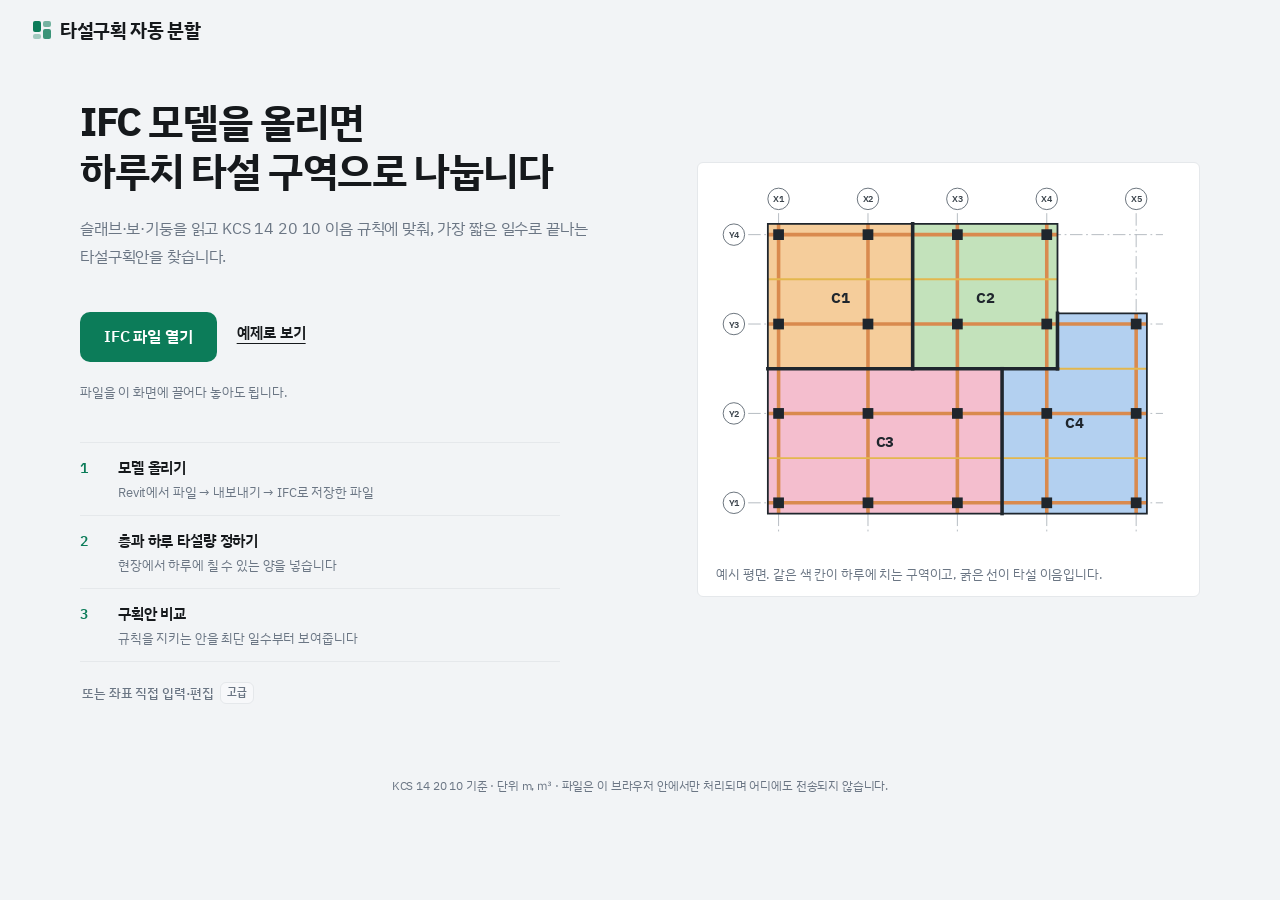
<file: index.html>
<!doctype html>
<html lang="ko">
<head>
<meta charset="utf-8">
<meta name="viewport" content="width=device-width, initial-scale=1, viewport-fit=cover">
<title>타설구획 자동 분할</title>
<link rel="preconnect" href="https://fonts.googleapis.com">
<link rel="preconnect" href="https://fonts.gstatic.com" crossorigin>
<link href="https://fonts.googleapis.com/css2?family=IBM+Plex+Sans+KR:wght@400;500;600;700&family=Noto+Sans+KR:wght@400;500;700&display=swap" rel="stylesheet">
<style>
:root{
  --paper:#F2F4F6; --sheet:#FFFFFF; --card:#FFFFFF; --ink:#16191C; --muted:#6B7684; --rule:#E5E8EB; --field:#F7F8FA;
  --accent:#0C7C59; --accent-soft:#E7F4EE; --accent-ink:#FFFFFF;
  --ok:#0C7C59; --ok-soft:#E7F4EE; --ng:#D6373B; --ng-soft:#FDECEC; --warn:#B26C00; --warn-soft:#FFF4E0;
  --girder:#D9804F; --beam:#E0B23F; --wall:#5E4B86; --col:#16191C; --cell:#E8ECEF;
  --shadow:0 1px 2px rgba(22,25,28,.05), 0 8px 24px rgba(22,25,28,.06);
  box-sizing:border-box;
  padding-top:env(safe-area-inset-top,0px); padding-bottom:env(safe-area-inset-bottom,0px);
  font-family:'IBM Plex Sans KR','Noto Sans KR','Apple SD Gothic Neo','Malgun Gothic',system-ui,sans-serif;
  color-scheme:light;
}
@media (prefers-color-scheme:dark){:root:not([data-theme="light"]){
  --paper:#0F1214; --sheet:#181C1F; --card:#181C1F; --ink:#EDF0F2; --muted:#9BA6B0; --rule:#2A3136; --field:#12171A;
  --accent:#2FBF8F; --accent-soft:#12312A; --accent-ink:#06120D;
  --ok:#2FBF8F; --ok-soft:#12312A; --ng:#FF7B7E; --ng-soft:#3A1E1F; --warn:#F0B24B; --warn-soft:#3A2D14;
  --cell:#262D32; --col:#EDF0F2; --shadow:0 1px 2px rgba(0,0,0,.4);
  color-scheme:dark;
}}
:root[data-theme="dark"]{
  --paper:#0F1214; --sheet:#181C1F; --card:#181C1F; --ink:#EDF0F2; --muted:#9BA6B0; --rule:#2A3136; --field:#12171A;
  --accent:#2FBF8F; --accent-soft:#12312A; --accent-ink:#06120D;
  --ok:#2FBF8F; --ok-soft:#12312A; --ng:#FF7B7E; --ng-soft:#3A1E1F; --warn:#F0B24B; --warn-soft:#3A2D14;
  --cell:#262D32; --col:#EDF0F2; color-scheme:dark;
}
html{scroll-padding-top:env(safe-area-inset-top,0px)}
*,*::before,*::after{box-sizing:inherit}
body{margin:0;background:var(--paper);color:var(--ink);font-size:15px;line-height:1.6;letter-spacing:-.01em;font-variant-numeric:tabular-nums;-webkit-font-smoothing:antialiased}
h1,h2,h3{margin:0;line-height:1.3;letter-spacing:-.02em}

/* 상단 바 */
.top{position:relative;background:var(--sheet);border-bottom:1px solid var(--rule);
  padding:calc(14px + env(safe-area-inset-top,0px)) clamp(16px,4vw,32px) 14px;display:flex;gap:10px 24px;align-items:center;justify-content:space-between;flex-wrap:wrap}
.top h1{font-size:19px;font-weight:700;display:flex;align-items:center;gap:8px}
.top h1::before{content:"";width:22px;height:22px;border-radius:7px;background:var(--accent);box-shadow:inset 0 0 0 3px var(--sheet), 0 0 0 1px var(--accent)}
.top p{margin:3px 0 0;color:var(--muted);font-size:13px;max-width:90ch}
.spec{font-size:12px;color:var(--muted);background:var(--field);border-radius:999px;padding:5px 12px}

@media (max-width:640px){.top{padding-top:calc(10px + env(safe-area-inset-top,0px));padding-bottom:10px}.top p,.spec{display:none}}
.layout{display:grid;grid-template-columns:minmax(320px,400px) minmax(0,1fr);gap:20px;padding:20px clamp(12px,3vw,28px) 60px;align-items:start;max-width:1560px;margin:0 auto}
@media (max-width:980px){.layout{grid-template-columns:1fr;gap:14px;padding-bottom:110px}}
.panel{display:flex;flex-direction:column;gap:12px;min-width:0}
.result{display:flex;flex-direction:column;gap:14px;min-width:0}

/* 카드 */
fieldset,.upload,.sheet,#zoneBlock,#altBlock,.exportcard{background:var(--card);border:1px solid var(--rule);border-radius:16px;box-shadow:var(--shadow)}
fieldset{border:1px solid var(--rule);margin:0;padding:18px 18px 20px;min-width:0}
legend{float:left;width:100%;font-weight:700;font-size:16px;padding:0;margin:0 0 14px;display:flex;gap:9px;align-items:center;line-height:1.3}
legend + *{clear:both}
legend + label, legend + .row2 > div > label{margin-top:0}
legend .n{display:inline-grid;place-items:center;width:24px;height:24px;border-radius:8px;background:var(--accent);color:var(--accent-ink);font-size:12.5px;font-weight:700;flex:none}
label{display:block;font-size:13px;color:var(--muted);margin:14px 0 6px;font-weight:500;line-height:1.4}
label b{color:var(--ink);font-weight:600}
input[type=text],input[type=number],textarea,select{display:block;width:100%;font:inherit;font-size:14px;line-height:1.5;color:var(--ink);background:var(--field);border:1px solid var(--rule);border-radius:10px;padding:10px 12px;transition:border-color .12s,background .12s}
input[type=text]:hover,input[type=number]:hover,textarea:hover,select:hover{background:color-mix(in srgb,var(--field) 60%,var(--card))}
input:focus,textarea:focus,select:focus{outline:none;border-color:var(--accent);background:var(--card);box-shadow:0 0 0 3px var(--accent-soft)}
textarea{min-height:96px;resize:vertical;font-size:13.5px;line-height:1.6;font-family:inherit;font-variant-numeric:tabular-nums;letter-spacing:0}
.row2{display:grid;grid-template-columns:1fr 1fr;gap:0 12px;align-items:start}
.row2 > div{min-width:0}
.check{display:flex;gap:9px;align-items:flex-start;color:var(--ink);font-size:13px;margin-top:12px;line-height:1.5}
.check input{margin-top:3px;accent-color:var(--accent);width:17px;height:17px}
.hint{font-size:12.5px;color:var(--muted);margin:6px 0 0;line-height:1.55}

/* 버튼 */
button{font:inherit;font-size:14px;font-weight:600;border-radius:12px;padding:11px 16px;cursor:pointer;border:1px solid var(--rule);background:var(--card);color:var(--ink);transition:transform .08s,background .12s,border-color .12s}
button:hover{background:var(--field)}
button:active{transform:scale(.985)}
button.primary{background:var(--accent);border-color:var(--accent);color:var(--accent-ink);font-weight:700}
button.primary:hover{filter:brightness(1.07)}
button:disabled{opacity:.45;cursor:not-allowed;transform:none}
button:focus-visible,summary:focus-visible,label:focus-visible{outline:2px solid var(--accent);outline-offset:2px}
.actions{position:sticky;bottom:12px;z-index:15;background:var(--card);border:1px solid var(--rule);border-radius:16px;box-shadow:0 6px 24px rgba(22,25,28,.12);padding:10px;display:flex;gap:8px}
.actions .primary{flex:1;padding:14px 16px;font-size:15px}
@media (max-width:980px){.actions{position:fixed;left:0;right:0;bottom:0;border-radius:0;border-width:1px 0 0;padding:10px clamp(12px,3vw,28px) calc(10px + env(safe-area-inset-bottom,0px))}}

details{background:var(--card);border:1px solid var(--rule);border-radius:16px;padding:16px 18px;box-shadow:var(--shadow)}
details summary{cursor:pointer;font-weight:600;font-size:14px;list-style:none;display:flex;justify-content:space-between;align-items:center}
details summary::-webkit-details-marker{display:none}
details summary::after{content:"＋";color:var(--muted);font-weight:400}
details[open] summary::after{content:"－"}
details ol{padding-left:18px;margin:10px 0 0;font-size:13px;color:var(--muted)}
details li{margin-bottom:6px}
details li::marker{color:var(--accent)}

/* 업로드 카드 */
.upload{padding:18px 18px 16px}
.upload h2{font-size:16px;font-weight:700}
.upload .hint{margin:6px 0 12px}
.drop{display:grid;gap:3px;place-items:center;text-align:center;border:1.5px dashed color-mix(in srgb,var(--accent) 45%,var(--rule));border-radius:14px;padding:26px 12px;cursor:pointer;margin:0;background:var(--accent-soft);transition:background .12s,border-color .12s}
.drop:hover,.drop.over{background:color-mix(in srgb,var(--accent) 14%,var(--card));border-color:var(--accent)}
.drop-main{font-weight:700;font-size:15px;color:var(--accent)}
.drop-sub{font-size:12px;color:var(--muted)}
.vh{position:absolute;width:1px;height:1px;opacity:0;pointer-events:none}
.ifc-status{font-size:13px;margin-top:10px;color:var(--muted);line-height:1.55}
.ifc-status.err{color:var(--ng)} .ifc-status.ok{color:var(--ink)}
.ifc-status ol{margin:8px 0 0;padding-left:18px}
button.wide{width:100%;margin-top:10px}
button.link{border:0;background:none;padding:8px 0 0;color:var(--accent);font-size:13px;font-weight:600}
button.link:hover{background:none;text-decoration:underline}
.form-note{font-size:13px;font-weight:600;color:var(--accent);margin:0 2px 2px}
.or{font-size:12.5px;color:var(--muted);margin:2px 4px 0;line-height:1.5}

/* 알림 */
.msg{display:flex;gap:10px;align-items:flex-start;border-radius:14px;padding:12px 14px;margin:0 0 8px;font-size:14px;line-height:1.55;background:var(--field);border:1px solid var(--rule)}
.msg .tag{flex:none;font-size:11.5px;font-weight:700;padding:3px 9px;border-radius:999px;letter-spacing:.02em}
.msg p{margin:0}
.msg.err{background:var(--ng-soft);border-color:color-mix(in srgb,var(--ng) 25%,transparent)}
.msg.err .tag{background:var(--ng);color:#fff}
.msg.warn{background:var(--warn-soft);border-color:color-mix(in srgb,var(--warn) 25%,transparent)}
.msg.warn .tag{background:var(--warn);color:#fff}
.msg.ok{background:var(--ok-soft);border-color:color-mix(in srgb,var(--ok) 22%,transparent)}
.msg.ok .tag{background:var(--ok);color:#fff}
.empty{background:var(--card);border:1px dashed var(--rule);border-radius:16px;padding:52px 24px;text-align:center;color:var(--muted)}

/* 레이어 칩 */
.layers{display:flex;flex-wrap:wrap;gap:8px;margin:0}
.layers label{display:inline-flex;gap:7px;align-items:center;margin:0;padding:8px 14px;border-radius:999px;background:var(--card);border:1px solid var(--rule);font-size:13px;color:var(--ink);cursor:pointer;font-weight:500;transition:background .12s,border-color .12s}
.layers label:has(input:checked){background:var(--accent-soft);border-color:color-mix(in srgb,var(--accent) 40%,transparent);color:var(--accent);font-weight:700}
.layers label.off{opacity:.4;cursor:not-allowed}
.layer-note{align-self:center;font-size:12.5px;color:var(--muted)}
.layers input{accent-color:var(--accent);width:15px;height:15px}

/* 도면 */
.sheet{padding:14px}
.sheet.fresh{animation:pop .35s ease-out}
@keyframes pop{from{opacity:0;transform:translateY(8px)}to{opacity:1;transform:none}}
.zoomwrap{position:relative}
.drawing{overflow:hidden;border-radius:12px;background:var(--sheet);touch-action:none;cursor:grab}
.drawing.drag{cursor:grabbing}
.drawing svg,.cand svg{letter-spacing:0;word-spacing:0}
.drawing svg{display:block;width:100%;height:auto;max-height:76vh}
.zoomctl{position:absolute;top:10px;right:10px;display:flex;flex-direction:column;gap:6px;z-index:2}
.zoomctl button{width:38px;height:36px;padding:0;font-size:17px;border-radius:11px;background:color-mix(in srgb,var(--card) 92%,transparent);backdrop-filter:blur(4px);box-shadow:var(--shadow)}
.zoomctl button:last-child{font-size:12px;font-weight:700}
.zoomhint{margin:8px 2px 0}
.legend{display:flex;flex-wrap:wrap;gap:6px 16px;font-size:12px;color:var(--muted);margin-top:10px;padding-top:10px;border-top:1px solid var(--rule)}
.legend span{display:inline-flex;gap:6px;align-items:center}
.legend i{display:inline-block;width:16px;height:0;border-top:3px solid;border-radius:2px}
.titleblock{display:grid;grid-template-columns:minmax(0,1.1fr) minmax(0,1.3fr);gap:14px;margin-top:14px;padding-top:14px;border-top:1px solid var(--rule)}
@media (max-width:640px){.titleblock{grid-template-columns:1fr}}
.tb-name h2{font-size:18px;font-weight:700}
.tb-name .sub{color:var(--muted);font-size:12.5px;margin-top:3px}
.tb-facts{display:grid;grid-template-columns:1fr 1fr;gap:8px;margin:0}
.tb-facts div{padding:10px 12px;background:var(--field);border-radius:12px}
.tb-facts dt{font-size:11.5px;color:var(--muted)}
.tb-facts dd{margin:2px 0 0;font-weight:700;font-size:16px}

/* 표 */
.tablewrap{overflow-x:auto;-webkit-overflow-scrolling:touch}
table{border-collapse:collapse;width:100%;font-size:14px}
th,td{padding:11px 12px;border-bottom:1px solid var(--rule);text-align:right;white-space:nowrap}
thead th{font-weight:600;color:var(--muted);font-size:12px;border-bottom:1px solid var(--rule);background:var(--field)}
thead th:first-child{border-radius:10px 0 0 10px}
thead th:last-child{border-radius:0 10px 10px 0}
th:first-child,td:first-child{text-align:left}
tbody tr:last-child td{border-bottom:0}
.sw{display:inline-block;width:12px;height:12px;border-radius:4px;vertical-align:-2px;margin-right:7px}
.over{color:var(--ng);font-weight:700}
h3{font-size:16px;font-weight:700;margin:2px 0 4px}
#detailTitle{margin:6px 4px 0}
#zoneBlock,#altBlock,.exportcard{padding:16px}
#zoneBlock .hint{margin-bottom:6px}
.alts tbody tr{cursor:pointer}
.alts tbody tr.sel td{background:var(--accent-soft)}
.alts tbody tr:hover td{background:var(--field)}
@media (max-width:640px){#altTable{display:none}}

/* 후보 카드 */
.cand-h{display:flex;align-items:baseline;gap:8px}
#candCount{font-size:13px;color:var(--accent);font-weight:700}
.cands{display:grid;grid-template-columns:repeat(auto-fill,minmax(158px,1fr));gap:10px;margin:10px 0 4px}
@media (max-width:480px){.cands{grid-template-columns:1fr 1fr;gap:8px}}
.cand{display:flex;flex-direction:column;gap:6px;text-align:left;padding:10px;border:1px solid var(--rule);border-radius:14px;background:var(--card);color:var(--ink);font-size:12.5px;line-height:1.45;font-weight:400}
.cand:hover{border-color:color-mix(in srgb,var(--accent) 45%,transparent);background:var(--card);box-shadow:var(--shadow)}
.cand[aria-pressed="true"]{border:2px solid var(--accent);padding:9px;background:color-mix(in srgb,var(--accent-soft) 60%,var(--card))}
.cand svg{width:100%;height:auto;display:block;aspect-ratio:4/3;background:var(--field);border-radius:9px}
.cand .ct{display:flex;justify-content:space-between;align-items:baseline;font-weight:700;font-size:14px}
.cand .ct small{font-weight:500;color:var(--muted);font-size:11.5px}
.cand .cm{color:var(--muted)}
.cand .tags{display:flex;flex-wrap:wrap;gap:4px}
.cand .tags span{font-size:11px;font-weight:600;padding:2px 8px;border-radius:999px;background:var(--accent-soft);color:var(--accent)}
.cand .tags span.day{background:var(--warn-soft);color:var(--warn)}

/* 판정 근거 */
.basis{margin-top:12px;padding-top:12px;border-top:1px solid var(--rule)}
.basis table{font-size:12.5px}
.basis td,.basis th{text-align:left;white-space:normal;padding:9px 10px}
.basis td:nth-child(2){text-align:right;white-space:nowrap;font-weight:700}
.basis .src{color:var(--muted);font-size:11.5px}
.inline-btn{margin-left:8px;padding:5px 12px;font-size:12.5px;border-radius:999px;border-color:currentColor;background:var(--card)}
.exports{display:flex;flex-wrap:wrap;gap:8px}
.exports textarea{min-height:110px;margin-top:8px}
.foot{font-size:12px;color:var(--muted);margin-top:14px;max-width:78ch;line-height:1.6}

/* ===== 단계별 화면 ===== */
[hidden]{display:none!important}
body[data-stage="start"] .top p,body[data-stage="pick"] .top p{display:none}
.card{background:var(--card);border:1px solid var(--rule);border-radius:16px;box-shadow:var(--shadow);padding:18px}
.step-h{display:flex;align-items:center;gap:10px;margin-bottom:6px}
.step-h h2{font-size:17px;font-weight:700}
.step-h .n{display:inline-grid;place-items:center;width:26px;height:26px;border-radius:9px;background:var(--accent);color:var(--accent-ink);font-size:13px;font-weight:700}
.step-desc{margin:0 0 12px}
.intro{padding:6px 2px 4px}
.intro h2{font-size:clamp(20px,2.6vw,26px);font-weight:700;letter-spacing:-.03em;line-height:1.35;margin-bottom:14px}
.steps{list-style:none;margin:0;padding:0;display:grid;grid-template-columns:repeat(3,1fr);gap:8px;counter-reset:s}
.steps li{counter-increment:s;background:var(--card);border:1px solid var(--rule);border-radius:14px;padding:12px 12px 12px 42px;position:relative;display:flex;flex-direction:column;gap:2px}
.steps li::before{content:counter(s);position:absolute;left:12px;top:12px;width:22px;height:22px;border-radius:8px;display:grid;place-items:center;background:var(--accent-soft);color:var(--accent);font-size:12px;font-weight:700}
.steps b{font-size:14px}
.steps span{font-size:12px;color:var(--muted)}
@media (max-width:560px){.steps{grid-template-columns:1fr}}
.file-chip{display:flex;align-items:center;justify-content:space-between;gap:10px;background:var(--field);border:1px solid var(--rule);border-radius:12px;padding:10px 12px}
.file-name{font-weight:600;font-size:14px;overflow:hidden;text-overflow:ellipsis;white-space:nowrap}
.file-chip .link{margin:0;padding:0;font-size:13px;font-weight:600;color:var(--accent);cursor:pointer;white-space:nowrap}
#ifcRun{margin-top:14px;padding:14px 16px;font-size:15px}
details.more .actions{position:static;background:none;padding:12px 0 0;border:0}
details.more fieldset{box-shadow:none;margin-top:10px}

/* 1) 시작: 가운데 한 줄, 결과 영역 숨김 */
body[data-stage="start"] .layout,body[data-stage="pick"] .layout{grid-template-columns:minmax(0,600px);justify-content:center;padding-top:36px}
body[data-stage="start"] .result,body[data-stage="pick"] .result{display:none}
body[data-stage="start"] #stepCond{display:none}
body[data-stage="start"] .panel > details:not(#manual){display:none}
body[data-stage="start"] .drop{padding:44px 12px}
body[data-stage="start"] .drop-main{font-size:18px}
/* 2) 층 선택: 파일 카드는 작게, 조건 카드 강조 */
body[data-stage="pick"] .intro,body[data-stage="result"] .intro{display:none}
body[data-stage="pick"] .drop,body[data-stage="result"] .drop{display:none}
body[data-stage="pick"] #stepFile .step-desc,body[data-stage="result"] #stepFile .step-desc{display:none}
body[data-stage="pick"] #stepCond{border:2px solid var(--accent);padding:17px}
body[data-stage="pick"] .panel > details:not(#manual){display:none}
/* 3) 결과: 왼쪽은 좁은 설정 막대, 오른쪽이 결과 */
body[data-stage="result"] .layout{grid-template-columns:minmax(280px,330px) minmax(0,1fr)}
@media (max-width:980px){body[data-stage="result"] .layout{grid-template-columns:1fr}}
body[data-stage="result"] #ifcSample{display:none}
body[data-stage="result"] .step-h h2{font-size:15px}
body[data-stage="result"] .card{padding:14px}

/* 결과 머리글 */
.res-head{background:var(--card);border:1px solid var(--rule);border-radius:16px;box-shadow:var(--shadow);padding:16px 18px;display:flex;flex-wrap:wrap;align-items:center;justify-content:space-between;gap:10px 20px}
.res-head .rt small{display:block;color:var(--muted);font-size:12.5px;font-weight:500}
.res-head .rt h2{font-size:22px;font-weight:700;letter-spacing:-.03em}
.res-head .rt h2 em{font-style:normal;color:var(--accent)}
.res-info{display:flex;flex-wrap:wrap;gap:5px;margin-top:8px}
.res-info span{font-size:11.5px;font-weight:600;padding:3px 9px;border-radius:999px;background:var(--field);border:1px solid var(--rule);color:var(--muted)}
body[data-stage="result"] .ifc-status.ok{display:none}
body[data-stage="pick"] #ifcSample{display:none}
.res-kpis{display:flex;flex-wrap:wrap;gap:8px}
.res-kpis div{background:var(--field);border-radius:12px;padding:8px 12px;min-width:88px}
@media (max-width:560px){.res-kpis{display:grid;grid-template-columns:1fr 1fr;width:100%}}
.res-kpis dt{font-size:11.5px;color:var(--muted)}
.res-kpis dd{margin:1px 0 0;font-size:16px;font-weight:700}

/* 필수 표시 */
.req{display:inline-block;margin-left:4px;font-size:11px;font-weight:700;color:#fff;background:var(--ng);border-radius:6px;padding:1px 6px;vertical-align:1px}
input.invalid{border-color:var(--ng)!important;box-shadow:0 0 0 3px var(--ng-soft)!important;background:var(--card)}
.field-err{margin:6px 0 0;font-size:12.5px;font-weight:600;color:var(--ng)}
/* 고급 입력: 단계별로 숨김 */
.adv{font-size:11px;font-weight:600;color:var(--muted);background:var(--field);border:1px solid var(--rule);border-radius:6px;padding:1px 6px;margin-left:6px}
body[data-stage="pick"] #manual,body[data-stage="pick"] #modelCard,body[data-stage="start"] #modelCard{display:none}
body[data-stage="start"] #manual{background:none;border:0;box-shadow:none;padding:4px 2px}
body[data-stage="start"] #manual:not([open]) summary{justify-content:center;color:var(--muted);font-weight:500;font-size:13px}
body[data-stage="start"] #manual:not([open]) summary::after{content:""}
body[data-stage="start"] #manual:not([open]) summary::before{content:"또는 ";margin-right:3px}
/* 모델 요약 카드 */
.mc-title{font-size:15px;font-weight:700;margin:0 0 10px}
.mc-hero{display:flex;align-items:baseline;gap:6px;padding-bottom:12px;margin-bottom:12px;border-bottom:1px solid var(--rule)}
.mc-hero b{font-size:26px;font-weight:700;letter-spacing:-.03em}
.mc-hero span{font-size:13px;color:var(--muted)}
.mc-bar{height:8px;border-radius:99px;background:var(--field);overflow:hidden;display:flex;margin:-4px 0 6px}
.mc-bar i{display:block;height:100%}
.mc-legend{display:flex;gap:12px;font-size:12px;color:var(--muted);margin-bottom:12px}
.mc-legend span::before{content:"";display:inline-block;width:8px;height:8px;border-radius:3px;margin-right:5px;background:currentColor;vertical-align:0}
.mc-grid{display:grid;grid-template-columns:1fr 1fr;gap:8px;margin:0}
.mc-grid div{background:var(--field);border-radius:12px;padding:9px 11px}
.mc-grid dt{font-size:11.5px;color:var(--muted)}
.mc-grid dd{margin:1px 0 0;font-size:15px;font-weight:700}
.mc-grid dd small{font-size:11.5px;font-weight:500;color:var(--muted);margin-left:3px}
.mc-notes{list-style:none;margin:12px 0 0;padding:12px 0 0;border-top:1px solid var(--rule);display:flex;flex-direction:column;gap:6px}
.mc-notes li{font-size:12.5px;color:var(--muted);display:flex;gap:7px;line-height:1.45}
.mc-notes li::before{content:"✓";color:var(--accent);font-weight:700}

/* ===== 결과 화면 v2: 전체 폭 + 서랍 + 목록/상세 ===== */
body[data-stage="result"] .top p{display:none}
#out{display:flex;flex-direction:column;gap:14px}
body[data-stage="result"] .layout{padding-top:14px}
.res-head{flex-direction:column;align-items:stretch;gap:12px;padding:14px 18px}
.rh-top{display:flex;align-items:center;justify-content:space-between;gap:10px;flex-wrap:wrap}
.rh-main{display:flex;align-items:center;justify-content:space-between;gap:10px 20px;flex-wrap:wrap}
.rh-status{display:flex;align-items:flex-start;gap:10px;flex-wrap:wrap;padding-top:10px;border-top:1px solid var(--rule);font-size:13.5px;color:var(--ink);line-height:1.55}
.rh-status .ok-dot{flex:none;width:8px;height:8px;border-radius:50%;background:var(--ok);margin-top:7px}
.rh-status p{margin:0;flex:1;min-width:240px}
.rh-status .warns{flex:none;padding:4px 10px;border-radius:999px}
.rh-status .warns[open]{flex-basis:100%;border-radius:12px;padding:8px 12px}
.drawer-h{display:none}
body[data-stage="result"] .layout{grid-template-columns:minmax(0,1fr);max-width:1480px}
body[data-stage="result"] .panel{position:fixed;top:0;right:0;bottom:0;width:min(420px,94vw);z-index:60;background:var(--paper);overflow:auto;padding:14px 14px 40px;box-shadow:-10px 0 40px rgba(0,0,0,.18);transform:translateX(105%);transition:transform .25s ease;visibility:hidden}
body.drawer-open .panel{transform:none;visibility:visible}
body.drawer-open::after{content:"";position:fixed;inset:0;background:rgba(15,20,24,.35);z-index:55}
body[data-stage="result"] .drawer-h{display:flex;align-items:center;justify-content:space-between;padding:4px 2px 8px}
.drawer-x{width:36px;height:36px;padding:0;border-radius:10px}
.res-bar{display:flex;align-items:center;justify-content:space-between;gap:10px;flex-wrap:wrap}
.rb-info{display:flex;flex-wrap:wrap;gap:6px;align-items:center;font-size:13px;color:var(--muted)}
.rb-info span{background:var(--card);border:1px solid var(--rule);border-radius:999px;padding:5px 11px;color:var(--ink);font-weight:500}
.rb-info span b{color:var(--muted);font-weight:500;margin-right:4px}
.rb-btn{border-radius:999px;padding:8px 14px;font-size:13px}
#msgs .msg{margin-bottom:0}
#msgs{display:flex;flex-direction:column;gap:8px}
.warns{background:var(--warn-soft);border:1px solid color-mix(in srgb,var(--warn) 25%,transparent);border-radius:14px;padding:10px 14px}
.warns summary{font-size:13.5px;font-weight:600;color:var(--warn);display:flex;gap:8px;align-items:center}
.warns summary::after{content:"펼치기";margin-left:auto;font-size:12px;font-weight:500;color:var(--muted)}
.warns[open] summary::after{content:"접기"}
.warns ul{margin:8px 0 0;padding-left:18px;font-size:13.5px;line-height:1.6}
/* 목록 + 상세 */
.md{display:grid;grid-template-columns:300px minmax(0,1fr);gap:14px;align-items:start}
.md-list{background:var(--card);border:1px solid var(--rule);border-radius:16px;box-shadow:var(--shadow);padding:14px 12px;position:sticky;top:12px;max-height:calc(100vh - 24px);display:flex;flex-direction:column}
.md-list-h{display:flex;align-items:baseline;justify-content:space-between;padding:0 4px 10px}
.md-sub{font-size:12px;color:var(--muted)}
.md-list .cands{display:flex;flex-direction:column;gap:8px;margin:0;overflow:auto;padding:2px;min-height:0}
.md-list .cand{display:grid;grid-template-columns:84px 1fr;grid-template-areas:"svg ct" "svg cm" "svg tags";column-gap:10px;row-gap:2px;align-items:start;padding:8px;flex:none}
.md-list .cand[aria-pressed="true"]{padding:7px}
.md-list .cand svg{grid-area:svg;width:84px;aspect-ratio:1/1}
.md-list .cand .ct{grid-area:ct;font-size:13.5px}
.md-list .cand .cm{grid-area:cm;font-size:12px}
.md-list .cand .tags{grid-area:tags}
.md-detail{background:var(--card);border:1px solid var(--rule);border-radius:16px;box-shadow:var(--shadow);padding:14px 16px 16px;min-width:0}
.dt-head{display:flex;flex-wrap:wrap;align-items:center;justify-content:space-between;gap:8px 12px;margin-bottom:10px}
.dt-head h3{margin:0;font-size:17px}
.dt-head .layers label{padding:6px 11px;font-size:12.5px}
.md-detail .sheet{border:0;box-shadow:none;padding:0;background:none}
.md-detail .drawing{background:var(--field);border-radius:12px}
.md-detail .drawing svg{max-height:62vh}
.dt-zones{margin-top:12px}
.dt-zones .hint{margin-top:6px}
.dt-more{box-shadow:none;border-radius:12px;margin-top:10px;padding:10px 12px}
.md-detail .foot{margin-top:12px}
@media (max-width:980px){
  .md{grid-template-columns:minmax(0,1fr)}
  .md-list,.md-detail{min-width:0}
  .md-list{position:static;max-height:none}
  .md-list .cands{flex-direction:row;overflow-x:auto;padding-bottom:6px}
  .md-list .cand{width:250px}
}

/* ===== 글자 정리 v3 ===== */
body[data-stage="result"] .spec{display:none}
.res-head{gap:14px;padding:16px 20px}
.rh-cond{display:flex;flex-wrap:wrap;align-items:center;gap:6px;font-size:13.5px;font-weight:600;color:var(--ink)}
.rh-cond i{font-style:normal;color:var(--muted);font-weight:400;margin:0 2px}
.rh-main{align-items:flex-end}
.rh-title{display:flex;align-items:center;gap:14px}
.rh-days{display:flex;align-items:baseline;gap:2px;color:var(--accent);line-height:1}
.rh-days b{font-size:56px;font-weight:800;letter-spacing:-.04em}
.rh-days span{font-size:22px;font-weight:700}
.rh-sub{display:flex;flex-direction:column;gap:4px}
.rh-lbl{font-size:18px;font-weight:700;color:var(--ink);letter-spacing:-.02em}
.rh-zones{font-size:13.5px;color:var(--muted);font-weight:500}
.rh-fail{font-size:20px;font-weight:700;color:var(--ng)}
.rh-badge{align-self:flex-start;font-size:12px;font-weight:700;padding:3px 9px;border-radius:999px;margin-top:2px}
.rh-badge.ok{background:var(--ok-soft);color:var(--ok)}
.rh-badge.warn{background:var(--warn-soft);color:var(--warn)}
.res-kpis div{min-width:104px;padding:10px 14px}
.res-kpis dd{font-size:20px;letter-spacing:-.02em}
.res-kpis dd small{font-size:12px;font-weight:600;color:var(--muted);margin-left:2px}
.rh-act{display:flex;align-items:center;gap:8px;position:relative}
.rh-act .warns{padding:6px 12px;border-radius:999px;background:var(--warn-soft)}
.rh-act .warns summary{color:var(--warn);font-weight:700}
.rh-act .warns[open]{position:absolute;right:0;top:44px;z-index:5;width:min(460px,86vw);border-radius:12px;padding:12px 14px;box-shadow:var(--shadow)}
.rh-foot .warns{display:inline-block;padding:4px 12px;border-radius:999px}
.rh-foot .warns[open]{display:block;border-radius:12px;padding:10px 14px}
.warns summary{font-size:13px}
.warns summary::after{content:""}
/* 카드 */
.cand .ct{align-items:center;justify-content:flex-start;gap:6px}
.rec{font-style:normal;font-size:11px;font-weight:700;color:var(--accent);background:var(--accent-soft);border-radius:999px;padding:1px 7px;margin-left:6px;vertical-align:2px}
.cand .ct small{margin-left:auto}
.cand .cm{display:flex;gap:12px;color:var(--ink)}
.cand .cm > span{display:flex;flex-direction:column;line-height:1.2}
.cand .cm em{font-style:normal;font-size:11px;color:var(--muted);font-weight:500}
.cand .cm u{text-decoration:none;font-size:11px;color:var(--muted);margin-left:1px}
.cand .cm strong{font-size:16px;font-weight:700;white-space:nowrap}
.md-list .cand{grid-template-areas:"svg ct" "svg cm";align-items:center;padding:10px}
.md-list .cand[aria-pressed="true"]{padding:9px}
.md-list .cand svg{width:72px}
.md-list .cand{grid-template-columns:72px 1fr}
.dt-head h3{display:flex;align-items:center}
/* 구역표 */
#zoneTable td small.day{font-size:11px;color:var(--muted);font-weight:500;margin-left:4px}
#zoneTable .gauge{display:inline-block;width:56px;height:6px;border-radius:9px;background:var(--field);margin-right:8px;vertical-align:1px;overflow:hidden}
#zoneTable .gauge i{display:block;height:100%;background:var(--accent);border-radius:9px}
#zoneTable td.over .gauge i{background:var(--ng)}
#zoneTable tr.sum td{font-weight:700;border-top:1px solid var(--rule)}
#zoneTable tr.sum td:last-child{font-weight:500;color:var(--muted)}
@media (max-width:560px){#zoneTable th:nth-child(3),#zoneTable td:nth-child(3){display:none}#zoneTable .gauge{width:34px;margin-right:6px}#zoneTable th,#zoneTable td{padding:10px 8px}.dt-head .layers label{padding:5px 9px;font-size:12px}.rh-days b{font-size:44px}.res-kpis{display:grid;grid-template-columns:repeat(3,1fr);gap:6px;width:100%}.res-kpis div{min-width:0;padding:8px 10px}.res-kpis dd{font-size:17px}.res-kpis dt{font-size:11px}}

/* ===== 머리글·바닥글 정리 ===== */
.md.no-list{grid-template-columns:minmax(0,1fr)}
.md.no-list .md-detail .drawing svg{max-height:70vh}
.rh-fail{color:var(--ng)}
.ifc-status.err{background:var(--ng-soft);border:1px solid color-mix(in srgb,var(--ng) 25%,transparent);border-radius:12px;padding:10px 12px;line-height:1.6;color:var(--ink)}
.ifc-status.err b{color:var(--ng)}
body[data-stage="start"] #stepFile .step-h{display:none}
body[data-stage="start"] #stepFile{padding-top:16px}
.top{position:static;background:transparent;border:0;box-shadow:none;padding:18px clamp(16px,4vw,32px) 0;display:block}
.brand{display:inline-flex;align-items:center;gap:8px;font-size:15px;font-weight:700;letter-spacing:-.02em;color:var(--ink);margin:0}
.brand::before{content:none!important;display:none!important}
.brand svg{flex:none}
body[data-stage="start"] .layout,body[data-stage="pick"] .layout{padding-top:28px}
body[data-stage="result"] .layout{padding-top:12px}
.site-foot{text-align:center;font-size:12px;color:var(--muted);padding:8px 16px 28px}
@media (max-width:980px){.site-foot{padding-bottom:110px}}
body[data-stage="result"] .site-foot{padding-bottom:28px}

/* 상태 칩 */
.sum-chips{display:flex;flex-wrap:wrap;gap:6px;align-items:center}
.sum-chips span,.sum-chips b{font-size:12.5px;padding:3px 10px;border-radius:999px;background:var(--field);border:1px solid var(--rule);color:var(--ink);font-weight:500}
.sum-chips b{background:var(--accent-soft);border-color:transparent;color:var(--accent);font-weight:700}
.ifc-status.ok{color:var(--ink)}
body[data-stage="result"] .ifc-status.ok{display:block}

/* ===== 첫 화면: 도면 히어로 ===== */
.hero,.drop-veil{display:none}
body[data-stage="start"] .layout{grid-template-columns:minmax(0,1120px);justify-content:center;padding-top:clamp(28px,6vh,72px)}
body[data-stage="start"] #intro,body[data-stage="start"] #stepFile{display:none}
body[data-stage="start"] .hero{display:grid;grid-template-columns:minmax(0,1.1fr) minmax(0,1fr);gap:clamp(28px,5vw,64px);align-items:center}
.hero-title{font-size:clamp(28px,3.2vw,40px);font-weight:700;line-height:1.24;letter-spacing:-.035em;color:var(--ink);margin:0 0 18px;word-break:keep-all}
.hero-lede{font-size:16px;line-height:1.75;color:var(--muted);max-width:32em;margin:0 0 28px;word-break:keep-all}
.hero-actions{display:flex;align-items:center;gap:18px;flex-wrap:wrap}
.btn-primary{display:inline-flex;align-items:center;background:var(--accent);color:#fff;font-weight:600;font-size:15.5px;padding:14px 24px;border-radius:10px;cursor:pointer;transition:background .15s}
.btn-primary:hover{background:color-mix(in srgb,var(--accent) 85%,#000)}
.btn-primary:focus-visible,.btn-quiet:focus-visible{outline:3px solid color-mix(in srgb,var(--accent) 45%,transparent);outline-offset:3px}
.btn-quiet{background:none;border:0;box-shadow:none;padding:6px 2px;font-size:15px;font-weight:600;color:var(--ink);text-decoration:underline;text-underline-offset:5px;text-decoration-thickness:1px;border-radius:4px}
.btn-quiet:hover{color:var(--accent);background:none}
.hero-drop{font-size:13px;color:var(--muted);margin:14px 0 0}
@media (hover:none){.hero-drop{display:none}}
.hero-steps{list-style:none;counter-reset:st;margin:40px 0 0;padding:0;border-top:1px solid var(--rule);max-width:32em}
.hero-steps li{counter-increment:st;display:grid;grid-template-columns:28px 1fr;column-gap:10px;padding:13px 0;border-bottom:1px solid var(--rule)}
.hero-steps li::before{content:counter(st);grid-row:span 2;font-size:14px;font-weight:600;color:var(--accent);font-variant-numeric:tabular-nums;padding-top:1px}
.hero-steps b{font-size:14.5px;font-weight:600;color:var(--ink)}
.hero-steps span{font-size:13px;color:var(--muted);margin-top:2px}
.hero-plan{margin:0;background:#fff;border:1px solid var(--rule);border-radius:6px;padding:18px 18px 12px}
.hero-plan svg{display:block;width:100%;height:auto}
.hero-plan figcaption{font-size:12.5px;color:var(--muted);margin-top:8px;line-height:1.55}
.hp-grid line{stroke:#9aa3ab;stroke-width:.8;stroke-dasharray:14 4 2 4}
.hp-bub circle{fill:#fff;stroke:#5b6670;stroke-width:1}
.hp-bub text{font-size:10px;font-weight:600;fill:#3a434b;text-anchor:middle;font-family:inherit}
.hp-beam line{stroke:#D98A4E;stroke-width:4}
.hp-sub line{stroke:#E3B74E;stroke-width:2.2}
.hp-col rect{fill:#1f262d}
.hp-slab{fill:none;stroke:#1f262d;stroke-width:2}
.hp-joint line{stroke:#1f262d;stroke-width:4;stroke-linecap:square}
.hp-lbl text{font-size:17px;font-weight:700;fill:#1f262d;text-anchor:middle;font-family:inherit}
.hp-zones .z{opacity:.85}
@media (prefers-reduced-motion:no-preference){
  body[data-stage="start"] .hp-zones .z,body[data-stage="start"] .hp-lbl .l{opacity:0;animation:hpIn .45s ease-out forwards}
  body[data-stage="start"] .hp-joint .j{stroke-dasharray:400;stroke-dashoffset:400;animation:hpDraw .5s ease-out forwards}
  .z1,.l1{animation-delay:.5s!important}.z2,.l2{animation-delay:.95s!important}.z3,.l3{animation-delay:1.4s!important}.z4,.l4{animation-delay:1.85s!important}
  .j1{animation-delay:.8s!important}.j2{animation-delay:1.25s!important}.j3{animation-delay:1.7s!important}.j4{animation-delay:2.1s!important}
}
@keyframes hpIn{to{opacity:.85}}
.hp-lbl .l{animation-name:hpInL!important}
@keyframes hpInL{to{opacity:1}}
@keyframes hpDraw{to{stroke-dashoffset:0}}
body[data-stage="start"] #manual{margin-top:4px;width:100%;max-width:1120px;justify-self:center}
body[data-stage="start"] #manual:not([open]) summary{justify-content:flex-start;padding-left:0}
@media (max-width:900px){
  body[data-stage="start"] .hero{grid-template-columns:1fr}
  .hero-plan{order:2}
  .hero-steps{margin-top:28px}
}
/* 화면 어디에나 끌어다 놓기 */
body.dragging .drop-veil{display:flex;position:fixed;inset:12px;z-index:80;border:2px dashed var(--accent);border-radius:14px;background:color-mix(in srgb,var(--accent) 8%,rgba(255,255,255,.85));align-items:center;justify-content:center;pointer-events:none}
.drop-veil span{font-size:17px;font-weight:600;color:var(--accent)}

/* 정렬 · 비상 중단선 · 시공 기록 */
.sortseg{display:flex;gap:4px;background:var(--field);border-radius:10px;padding:3px;margin:0 2px 10px}
.sortseg button{flex:1;border:0;box-shadow:none;background:none;font-size:12px;padding:7px 6px;border-radius:8px;color:var(--muted);font-weight:600}
.sortseg button[aria-pressed="true"]{background:var(--card);color:var(--ink);box-shadow:0 1px 2px rgba(0,0,0,.08)}
.sf{display:inline-block;font-size:11px;font-weight:700;padding:1px 7px;border-radius:999px;margin-left:4px}
.sf.ok{background:var(--ok-soft);color:var(--ok)}.sf.weak{background:var(--ng-soft);color:var(--ng);cursor:help}
tr.donerow td{color:var(--muted)}
.rec-bar{display:flex;align-items:center;gap:10px;flex-wrap:wrap;margin:0 0 10px}
.rec-bar .rb-btn[aria-pressed="true"]{background:var(--ink);color:#fff;border-color:var(--ink)}
.rec-hint{font-size:12.5px;color:var(--muted)}
.rec-panel{border:1px solid var(--rule);border-radius:12px;padding:12px 14px;margin-bottom:10px;background:var(--field);display:flex;flex-direction:column;gap:10px;font-size:13.5px}
.rp-row{display:flex;align-items:center;gap:8px;flex-wrap:wrap}
.rp-row input{width:90px;padding:7px 9px}
.rp-row button{padding:7px 12px;font-size:13px}
.rp-row b{font-size:14px}
.rp-warn{color:var(--ng);font-weight:600}
.rp-result{background:var(--card);border:1px solid var(--rule);border-radius:10px;padding:10px 12px;display:flex;flex-direction:column;gap:6px}
.rp-log{font-size:12.5px;color:var(--muted)}
.rebar-note{color:#B8480A;font-weight:600}
.rp-note{font-size:12px;color:var(--muted);flex:1;min-width:220px}
.drawing.recmode{cursor:crosshair}

.cand.dom{opacity:.5}
.sortseg button{white-space:nowrap}
.cm.cm3{grid-template-columns:repeat(3,auto)}
.dom-tag{font-style:normal;font-size:11px;font-weight:600;color:var(--muted);background:var(--field);border-radius:999px;padding:2px 8px;margin-left:6px}
.rec-why{font-size:12.5px;color:var(--muted);margin:-4px 0 10px;line-height:1.55}
.sens-note{font-size:12px;color:var(--muted);margin:-4px 2px 10px;line-height:1.5}
.beam-note{color:#B8480A;font-weight:600}
.rb-btn small{font-size:11px;font-weight:500;opacity:.75;margin-left:4px}
</style>
</head>
<body data-stage="start">
<header class="top">
  <h1 class="brand"><svg viewBox="0 0 20 20" width="20" height="20" aria-hidden="true"><rect x="1" y="1" width="8" height="11" rx="2" fill="var(--accent)"/><rect x="11" y="1" width="8" height="6" rx="2" fill="var(--accent)" opacity=".55"/><rect x="11" y="9" width="8" height="10" rx="2" fill="var(--accent)" opacity=".8"/><rect x="1" y="14" width="8" height="5" rx="2" fill="var(--accent)" opacity=".35"/></svg>타설구획 자동 분할</h1>
</header>

<div class="layout">
<aside class="panel" id="panel">
  <div class="drawer-h"><b>조건 바꾸기 · 모델 정보</b><button type="button" class="drawer-x" id="closeDrawer" aria-label="닫기">✕</button></div>
  <section class="hero" id="hero" aria-labelledby="heroTitle">
    <div class="hero-copy">
      <h2 class="hero-title" id="heroTitle">IFC 모델을 올리면<br>하루치 타설 구역으로 나눕니다</h2>
      <p class="hero-lede">슬래브·보·기둥을 읽고 KCS 14 20 10 이음 규칙에 맞춰, 가장 짧은 일수로 끝나는 타설구획안을 찾습니다.</p>
      <div class="hero-actions">
        <label for="ifcFile" class="btn-primary" tabindex="0" role="button" id="heroOpen">IFC 파일 열기</label>
        <button type="button" class="btn-quiet" id="heroSample">예제로 보기</button>
      </div>
      <p class="hero-drop">파일을 이 화면에 끌어다 놓아도 됩니다.</p>
      <ol class="hero-steps">
        <li><b>모델 올리기</b><span>Revit에서 파일 → 내보내기 → IFC로 저장한 파일</span></li>
        <li><b>층과 하루 타설량 정하기</b><span>현장에서 하루에 칠 수 있는 양을 넣습니다</span></li>
        <li><b>구획안 비교</b><span>규칙을 지키는 안을 최단 일수부터 보여줍니다</span></li>
      </ol>
    </div>
    <figure class="hero-plan">
      <svg viewBox="0 0 520 420" role="img" aria-label="구역이 네 개로 나뉜 예시 평면도">
  <g class="hp-grid">
    <line x1="70" y1="36" x2="70" y2="396"/><line x1="170" y1="36" x2="170" y2="396"/><line x1="270" y1="36" x2="270" y2="396"/><line x1="370" y1="36" x2="370" y2="396"/><line x1="470" y1="36" x2="470" y2="396"/>
    <line x1="36" y1="60" x2="500" y2="60"/><line x1="36" y1="160" x2="500" y2="160"/><line x1="36" y1="260" x2="500" y2="260"/><line x1="36" y1="360" x2="500" y2="360"/>
  </g>
  <g class="hp-bub">
    <circle cx="70" cy="20" r="12"/><text x="70" y="24">X1</text><circle cx="170" cy="20" r="12"/><text x="170" y="24">X2</text><circle cx="270" cy="20" r="12"/><text x="270" y="24">X3</text><circle cx="370" cy="20" r="12"/><text x="370" y="24">X4</text><circle cx="470" cy="20" r="12"/><text x="470" y="24">X5</text>
    <circle cx="20" cy="60" r="12"/><text x="20" y="64">Y4</text><circle cx="20" cy="160" r="12"/><text x="20" y="164">Y3</text><circle cx="20" cy="260" r="12"/><text x="20" y="264">Y2</text><circle cx="20" cy="360" r="12"/><text x="20" y="364">Y1</text>
  </g>
  <g class="hp-zones">
    <polygon class="z z1" points="58,48 220,48 220,210 58,210" fill="#F4C58A"/>
    <polygon class="z z2" points="220,48 382,48 382,210 220,210" fill="#B9DDB0"/>
    <polygon class="z z3" points="58,210 320,210 320,372 58,372" fill="#F2B3C6"/>
    <polygon class="z z4" points="382,148 482,148 482,372 320,372 320,210 382,210" fill="#A6C8EE"/>
  </g>
  <g class="hp-beam">
    <line x1="58" y1="60" x2="382" y2="60"/><line x1="58" y1="160" x2="482" y2="160"/><line x1="58" y1="260" x2="482" y2="260"/><line x1="58" y1="360" x2="482" y2="360"/>
    <line x1="70" y1="48" x2="70" y2="372"/><line x1="170" y1="48" x2="170" y2="372"/><line x1="270" y1="48" x2="270" y2="372"/><line x1="370" y1="48" x2="370" y2="372"/><line x1="470" y1="148" x2="470" y2="372"/>
  </g>
  <g class="hp-sub"><line x1="58" y1="110" x2="382" y2="110"/><line x1="58" y1="210" x2="482" y2="210"/><line x1="58" y1="310" x2="482" y2="310"/></g>
  <g class="hp-col">
    <rect x="64" y="54" width="12" height="12"/><rect x="164" y="54" width="12" height="12"/><rect x="264" y="54" width="12" height="12"/><rect x="364" y="54" width="12" height="12"/>
    <rect x="64" y="154" width="12" height="12"/><rect x="164" y="154" width="12" height="12"/><rect x="264" y="154" width="12" height="12"/><rect x="364" y="154" width="12" height="12"/><rect x="464" y="154" width="12" height="12"/>
    <rect x="64" y="254" width="12" height="12"/><rect x="164" y="254" width="12" height="12"/><rect x="264" y="254" width="12" height="12"/><rect x="364" y="254" width="12" height="12"/><rect x="464" y="254" width="12" height="12"/>
    <rect x="64" y="354" width="12" height="12"/><rect x="164" y="354" width="12" height="12"/><rect x="264" y="354" width="12" height="12"/><rect x="364" y="354" width="12" height="12"/><rect x="464" y="354" width="12" height="12"/>
  </g>
  <polygon class="hp-slab" points="58,48 382,48 382,148 482,148 482,372 58,372"/>
  <g class="hp-joint"><line class="j j1" x1="220" y1="48" x2="220" y2="210"/><line class="j j2" x1="58" y1="210" x2="382" y2="210"/><line class="j j3" x1="320" y1="210" x2="320" y2="372"/><line class="j j4" x1="382" y1="148" x2="382" y2="210"/></g>
  <g class="hp-lbl"><text class="l l1" x="139" y="136">C1</text><text class="l l2" x="301" y="136">C2</text><text class="l l3" x="189" y="298">C3</text><text class="l l4" x="401" y="276">C4</text></g>
</svg>
      <figcaption>예시 평면. 같은 색 칸이 하루에 치는 구역이고, 굵은 선이 타설 이음입니다.</figcaption>
    </figure>
  </section>
  <div class="intro" id="intro">
    <h2>IFC 모델로 콘크리트 타설구획을<br>자동으로 나눕니다</h2>
    <ol class="steps">
      <li><b>모델 올리기</b><span>Revit에서 내보낸 .ifc</span></li>
      <li><b>층·하루 타설량</b><span>구획할 층과 1일 한도</span></li>
      <li><b>구획안 확인</b><span>최단 일수 계획 최대 10개</span></li>
    </ol>
  </div>

  <section class="card step" id="stepFile" aria-labelledby="upTitle">
    <div class="step-h"><span class="n">1</span><h2 id="upTitle">모델 올리기</h2></div>
    <p class="hint step-desc">Revit에서 <b>파일 → 내보내기 → IFC</b>로 저장한 파일을 올리세요.</p>
    <label class="drop" id="drop" for="ifcFile">
      <span class="drop-main">IFC 파일 선택</span>
      <span class="drop-sub">또는 여기로 끌어다 놓기 (.ifc)</span>
    </label>
    <input id="ifcFile" type="file" accept=".ifc,.rvt" class="vh">
    <div class="file-chip" id="fileChip" hidden>
      <span class="file-name" id="fileName"></span>
      <label for="ifcFile" class="link">다른 파일</label>
    </div>
    <div id="ifcStatus" class="ifc-status" role="status"></div>
    <button type="button" class="link" id="ifcSample">예제 IFC로 해보기</button>
  </section>

  <section class="card step" id="stepCond" aria-labelledby="condTitle">
    <div class="step-h"><span class="n">2</span><h2 id="condTitle">층과 조건 정하기</h2></div>
    <div id="ifcPick" hidden>
      <label for="storey"><b>구획할 층</b></label>
      <select id="storey"></select>
    </div>
    <div class="row2">
      <div><label for="P"><b>1일 타설량</b> <span class="req">필수</span></label><input id="P" type="number" step="1" min="1" placeholder="㎥ (예: 120)" required aria-required="true" aria-describedby="pErr"><p class="field-err" id="pErr" hidden>하루 최대 타설량을 입력하세요.</p></div>
      <div><label for="N"><b>구역 수</b> (선택)</label><input id="N" type="number" step="1" min="1" placeholder="자동"></div>
    </div>
    <p class="hint" id="nHint">구역 수는 비워 두면 최단 일수로 자동 계산합니다.</p>
    <button type="button" class="primary wide" id="ifcRun">구획하기</button>
  </section>

  <section class="card" id="modelCard" hidden aria-labelledby="mcTitle">
    <h2 class="mc-title" id="mcTitle">모델 요약</h2>
    <div id="mcBody"></div>
  </section>

  <details class="more" id="manual">
    <summary>좌표 직접 입력·편집 <span class="adv">고급</span></summary>
    <p class="form-note" id="formNote">IFC를 올리거나 [예제 불러오기]를 누르면 아래 칸이 채워집니다.</p>
    <fieldset>
    <legend><span class="n">1</span>슬래브</legend>
    <div class="row2">
      <div><label for="project">프로젝트</label><input id="project" type="text"></div>
      <div><label for="floor">층</label><input id="floor" type="text"></div>
    </div>
    <label for="slab"><b>외곽선 꼭짓점</b> — 한 줄에 x, y (순서대로 한 바퀴)</label>
    <textarea id="slab" spellcheck="false"></textarea>
    <div class="row2">
      <div><label for="t"><b>두께 t</b> (m)</label><input id="t" type="number" step="0.01" min="0"></div>
      <div><label for="C"><b>총 타설량 C</b> (㎥/층)</label><input id="C" type="number" step="0.1" min="0" placeholder="비우면 면적×t"></div>
    </div>
    <p class="hint">C를 넣으면 각 구역 타설량은 면적 비율로 나눠 계산합니다(보 물량 포함 값을 넣으면 보도 반영).</p>
  </fieldset>

    <fieldset>
    <legend><span class="n">2</span>기둥</legend>
    <label for="columns"><b>기둥 중심점</b> — 한 줄에 x, y</label>
    <textarea id="columns" spellcheck="false"></textarea>
    <p class="hint">같은 선 위 이웃 기둥 사이에는 큰보가 있다고 보고 자동으로 만듭니다.</p>
  </fieldset>

    <fieldset>
    <legend><span class="n">3</span>작은보 · 벽 · 개구부</legend>
    <label for="beams"><b>보</b> — x1, y1, x2, y2, 폭</label>
    <textarea id="beams" spellcheck="false" placeholder="비워도 됩니다"></textarea>
    <label for="walls"><b>콘크리트 벽·코어</b> — 사각형 x1, y1, x2, y2</label>
    <textarea id="walls" spellcheck="false" placeholder="비워도 됩니다"></textarea>
    <label for="openings"><b>개구부·계단실</b> — 사각형 x1, y1, x2, y2</label>
    <textarea id="openings" spellcheck="false" placeholder="비워도 됩니다"></textarea>
  </fieldset>

    <div class="actions">
      <button type="button" class="primary" id="run">입력값으로 다시 계산</button>
      <button type="button" id="example">예제 불러오기</button>
    </div>
  </details>

  <details>
    <summary>규칙 설정값</summary>
    <div class="row2">
      <div><label for="ratio">가운데 구간 비율</label><input id="ratio" type="text" value="1/3"></div>
      <div><label for="mult">작은보 이격 배수 (옆면에서, 폭×)</label><input id="mult" type="number" step="0.5" min="0" value="2"></div>
      <div><label for="defW">기본 작은보 폭 (m)</label><input id="defW" type="number" step="0.05" min="0.05" value="0.4"></div>
      <div><label for="minCut">최소 절단 가능 폭 (m)</label><input id="minCut" type="number" step="0.05" min="0" value="0.05"></div>
      <div><label for="cantMin">캔틸레버로 보는 내민 길이 (m)</label><input id="cantMin" type="number" step="0.05" min="0" value="0.6"></div>
      <div><label for="gridTol">기둥 그리드 묶는 오차 (m)</label><input id="gridTol" type="number" step="0.05" min="0" value="0.3"></div>
      <div><label for="minWallT">구조벽으로 볼 최소 두께 (m)</label><input id="minWallT" type="number" step="0.05" min="0" value="0.2"></div>
      <div class="chk"><label><input type="checkbox" id="inclBeam"> 보 물량까지 넣어 구획 (기본: 슬래브만 — 연구범위 문서 6장)</label></div>
      <div><label for="tolC">추천 허용폭 — 중단선 커버율 (%p)</label><input id="tolC" type="number" step="1" min="0" value="10"></div>
      <div><label for="tolJ">추천 허용폭 — 이음 총길이 (%)</label><input id="tolJ" type="number" step="1" min="0" value="10"></div>
      <div><label for="truck">트럭 적재량 (㎥)</label><input id="truck" type="number" step="0.5" min="1" value="6"></div>
      <div><label for="tieTol">대표 선 동률 허용폭 (㎥)</label><input id="tieTol" type="number" step="0.1" min="0" value="0.5"></div>
      <div><label for="pourDir">진행 방향</label><select id="pourDir"><option value="auto">자동 (네 방향 계산 후 추천)</option><option value="X+">X+ (왼쪽 → 오른쪽)</option><option value="X-">X− (오른쪽 → 왼쪽)</option><option value="Y+">Y+ (아래 → 위)</option><option value="Y-">Y− (위 → 아래)</option></select></div>
      <div class="chk"><label><input type="checkbox" id="linkDetached"> 떨어진 작은 바닥을 가까운 구역과 같은 날 치기 (문서 규칙 6과 다름)</label></div>
      <div><label for="restarts">대안 탐색 횟수</label><input id="restarts" type="number" step="10" min="10" max="500" value="120"></div>
    </div>
    <label class="check"><input id="cantExt" type="checkbox"><span>캔틸레버를 안쪽 절단선의 연장선으로 나누는 것 허용 — 규칙 4와 다른 예외 설정입니다. 켜기 전에 구조기술자 확인이 필요합니다.</span></label>
  </details>

  <details>
    <summary>JSON으로 한 번에 넣기 (Revit·Dynamo 추출 파일)</summary>
    <label for="jsonFile">JSON 파일 선택</label>
    <input id="jsonFile" type="file" accept=".json,application/json">
    <label for="jsonText">또는 내용 붙여넣기</label>
    <textarea id="jsonText" spellcheck="false" placeholder='{"slab":[[0,0],...],"columns":[...]}'></textarea>
    <button type="button" id="jsonLoad">붙여넣은 JSON 적용</button>
  </details>

  <details>
    <summary>적용 규칙 6가지</summary>
    <ol>
      <li>보를 가로지를 때 순경간(지지 부재 면 사이)의 가운데 1/3 안에서만 자른다 (KCS 3.6.1(1)·3.6.5(1), 수치는 ACI 318-14 26.5.6.2(b) 참조)</li>
      <li>작은보 옆면에서 작은보 폭의 2배 이내는 비우고, 그 큰보를 자르는 이음은 경사 인장철근으로 보강한다 (KCS 3.6.5(1) 단서, ACI 318 26.5.6.2(c))</li>
      <li>벽·코어·개구부는 지나갈 수 없다. 이음선은 슬래브 한가운데서 꺾지 않고 슬래브 끝·벽·다른 이음선까지 곧게 간다(T자 교차 허용) (KCS 3.6.1(1)·3.6.5(1))</li>
      <li>캔틸레버는 자르지 않고 옆 구역에 통째로 붙인다 (KCS 3.6.4(1))</li>
      <li>절단선은 그리드와 나란한 직선만 쓴다 (KCS 3.6.2(1), 3.7.1(3) + 시공성)</li>
      <li>한 구역은 하나로 이어져야 한다 — 씨앗 확장 (KCS 3.7.1(2))</li>
    </ol>
    <p class="hint">물량은 슬래브 + 슬래브 아래 보(보는 실제 놓인 칸에 배분). 구역 수 하한 = max(올림(총량 ÷ 하루 타설량), 하루 타설량의 절반을 넘는 단위 수). 비상 중단선은 트럭 한 대분마다 하나(2장), 시공 중 재분할은 최소 변경이 기본(3장).</p>
    <ol hidden>
    </ol>
  </details>

</aside>

<main class="result" id="result" aria-live="polite">
  <div class="empty" id="empty">
    <p>구획 결과가 여기에 나옵니다.</p>
  </div>
  <div id="out" hidden>
    <div class="res-head" id="resHead"></div>
    <div id="msgs"></div>
    <div class="md">
      <section class="md-list" id="altBlock" aria-label="구획안 목록">
        <div class="md-list-h"><h3 class="cand-h">구획안 <span id="candCount"></span></h3></div>
        <div class="sortseg" role="group" aria-label="정렬"><button type="button" data-sort="rec" aria-pressed="true" title="제안 기준: 커버율 → 이음 → 균형 (허용폭 안이면 동률)">추천</button><button type="button" data-sort="bal" aria-pressed="false" title="물량 균형 높은 순">균형</button><button type="button" data-sort="joint" aria-pressed="false" title="이음 총길이 짧은 순">이음</button><button type="button" data-sort="cov" aria-pressed="false" title="비상중단선 커버율 높은 순">커버율</button></div>
        <p class="sens-note" id="sensNote"></p>
        <div class="cands" id="cands"></div>
        <div class="tablewrap" hidden><table class="alts" id="altTable"></table></div>
      </section>
      <section class="md-detail" id="detail" aria-live="polite">
        <div class="dt-head">
          <h3 id="detailTitle">선택한 구획안</h3>
          <div class="layers" role="group" aria-label="도면 표시">
            <label><input type="checkbox" data-layer="zones" checked>구획</label>
            <label title="규칙 1·2를 만족하는 절단 가능 위치"><input type="checkbox" data-layer="cand">절단선</label>
            <label title="반드시 한 번에 쳐야 하는 덩어리"><input type="checkbox" data-layer="units">타설 단위</label>
            <label><input type="checkbox" data-layer="struct" checked>구조</label>
            <label title="트럭 한 대분마다 멈춰도 되는 대표 자리"><input type="checkbox" data-layer="stops">비상 중단선</label>
            <span class="layer-note" id="layerNote"></span>
          </div>
        </div>
        <p class="rec-why" id="recWhy"></p>
        <div class="rec-bar"><button type="button" class="rb-btn" id="recToggle" aria-pressed="false">시공 중 기록·재분할 <small>부가 기능 · 연구범위 밖</small></button><span class="rec-hint" id="recHint">연구범위(계획 단계) 밖의 부가 기능입니다. 실제로 친 범위를 기록하고 남은 영역을 다시 나눕니다.</span></div>
        <div class="rec-panel" id="recPanel" hidden></div>
        <input type="file" id="recFile" accept=".json,application/json" hidden>
        <div class="sheet" id="sheet">
          <div class="zoomwrap">
            <div class="drawing" id="drawing"></div>
            <div class="zoomctl">
              <button type="button" id="zIn" aria-label="확대">+</button>
              <button type="button" id="zOut" aria-label="축소">−</button>
              <button type="button" id="zFit" aria-label="전체 보기">전체</button>
            </div>
          </div>
          <div class="legend" id="legend"></div>
          <div class="titleblock" hidden>
            <div class="tb-name"><h2 id="tbTitle"></h2><div class="sub" id="tbSub"></div></div>
            <dl class="tb-facts" id="tbFacts"></dl>
          </div>
        </div>
        <div class="dt-zones" id="zoneBlock">
          <div class="tablewrap"><table id="zoneTable"></table></div>
          <p class="hint beam-note" id="beamNote"></p>
          <p class="hint rebar-note" id="rebarNote"></p>
        </div>
        <details class="dt-more">
          <summary>판정 근거</summary>
          <div class="basis tablewrap" id="basis" aria-label="판정 근거"></div>
        </details>
        <details class="dt-more">
          <summary>내보내기</summary>
          <div class="exports">
            <button type="button" id="dlCsv">구역표 CSV 저장</button>
            <button type="button" id="dlSvg">도면 SVG 저장</button>
            <button type="button" id="dlJson">입력값 JSON 저장</button>
          </div>
          <label for="exportText">저장이 안 되는 환경에서는 아래 내용을 복사해 쓰세요.</label>
          <textarea id="exportText" readonly spellcheck="false"></textarea>
        </details>
        <p class="foot">타설량은 슬래브는 면적 비율로, 보는 실제 놓인 위치로 배분한 값입니다. 이음 위치는 구조기술자 확인 후 확정하세요.</p>
      </section>
    </div>
  </div>
</main>
</div>
<div class="drop-veil" aria-hidden="true"><span>여기에 놓으면 모델을 읽습니다</span></div>
<footer class="site-foot">KCS 14 20 10 기준 · 단위 m, ㎥ · 파일은 이 브라우저 안에서만 처리되며 어디에도 전송되지 않습니다.</footer>
<script>
// ===== [core] 계산: 규칙 1~6, 구획 탐색, 타설 일정, 비상 중단선, 시공 중 재분할 =====
// ===== CORE-START : 화면과 무관한 계산 로직 (규칙 1~6) =====
const EPS = 1e-6, TOL = 0.05;

function uniqSorted(arr, e) {
  const a = arr.slice().sort((p, q) => p - q), out = [];
  for (const v of a) if (!out.length || Math.abs(v - out[out.length - 1]) > e) out.push(v);
  return out;
}
function pip(x, y, poly) {
  let inside = false;
  for (let i = 0, j = poly.length - 1; i < poly.length; j = i++) {
    const [xi, yi] = poly[i], [xj, yj] = poly[j];
    if ((yi > y) !== (yj > y) && x < (xj - xi) * (y - yi) / (yj - yi) + xi) inside = !inside;
  }
  return inside;
}
function inRect(x, y, r) { return x > r[0] && x < r[2] && y > r[1] && y < r[3]; }
function normRect(r) { return [Math.min(r[0], r[2]), Math.min(r[1], r[3]), Math.max(r[0], r[2]), Math.max(r[1], r[3])]; }
function mkBeam(o, c, a, b, w, kind) { return { o, c, a, b, w, kind, j: [] }; }

// 규칙 1·2: 보를 가로지르는 위치 pos가 가운데 구간 안이고, 작은보 접합부 ±(배수×폭) 밖인가
function crossOK(beam, pos, r, m) {
  // 규칙 1: 순경간(지지 부재 면 사이) L의 가운데 비율 r 구간 (문서 v2 규칙 1)
  const fa = beam.fa !== undefined ? beam.fa : beam.a, fb = beam.fb !== undefined ? beam.fb : beam.b;
  const L = fb - fa, lo = fa + L * (1 - r) / 2, hi = fb - L * (1 - r) / 2;
  if (pos < lo - EPS || pos > hi + EPS) return { ok: false, why: 'mid' };
  // 규칙 2: 작은보 옆면에서 작은보 폭 × m 떨어진 곳 (KCS 14 20 10 3.6.5(1) '약 2배 거리만큼 떨어진 곳', ACI 318 26.5.6.2(c) 면에서 잼)
  for (const jn of beam.j) if (Math.abs(pos - jn.pos) < jn.w / 2 + m * jn.w - EPS) return { ok: false, why: 'jn' };
  return { ok: true };
}

function analyze(inp) {
  const W = [], E = [];
  // 슬래브는 여러 조각일 수 있다(Revit에서 바닥을 나눠 그린 경우). 조각들의 합집합을 한 바닥으로 본다
  const polys = (inp.slabs && inp.slabs.length ? inp.slabs : [inp.slab])
    .filter(p => Array.isArray(p) && p.length >= 3).map(p => p.map(q => [+q[0], +q[1]]));
  const poly = polys[0];
  if (!poly) { E.push('슬래브 외곽선 꼭짓점을 3개 이상 입력하세요.'); return { E, W }; }
  if (inp.columns.length < 2) {
    E.push(inp.columns.length ? '이 층을 받치는 기둥을 1개밖에 찾지 못했습니다. 보 구조 규칙(보 경간 기준)을 적용할 수 없습니다.'
      : '이 층을 받치는 기둥을 찾지 못했습니다. 벽식 구조처럼 기둥이 없는 층은 보 경간을 기준으로 하는 규칙 1·2를 적용할 수 없습니다. 보 구조 층을 선택하세요.');
    return { E, W };
  }
  const pipAny = (x, y) => polys.some(pg => pip(x, y, pg));
  outer: for (const pg of polys) for (let i = 0; i < pg.length; i++) {
    const p = pg[i], q = pg[(i + 1) % pg.length];
    if (Math.abs(p[0] - q[0]) > TOL && Math.abs(p[1] - q[1]) > TOL) { W.push('슬래브 외곽선에 사선 변이 있어 계단 모양으로 근사했습니다.'); break outer; }
  }
  const r = inp.ratio, m = inp.mult;
  // 구조벽만 반영: 기준보다 얇은 벽(칸막이·건식벽)은 절단 판정에서 제외한다
  const minWallT = inp.minWallT > 0 ? inp.minWallT : 0.2;
  const allWalls = (inp.walls || []).map(normRect);
  const walls = allWalls.filter(w => Math.min(w[2] - w[0], w[3] - w[1]) >= minWallT - 1e-9);
  const openings = (inp.openings || []).map(normRect);
  // 규칙 3 보완: 슬래브 끝을 따라 놓인 외벽은 절단선이 '관통'하는 것이 아니라 거기서 '끝나는' 자리다.
  // 벽의 긴 면 한쪽 바로 바깥이 슬래브 밖이면 외곽벽으로 보고, 절단을 막는 벽에서 뺀다
  const isPerimeterWall = w => {
    const dx = w[2] - w[0], dy = w[3] - w[1], d = 0.15, pts = [];
    for (const t of [0.2, 0.5, 0.8]) {
      if (dx >= dy) { const x = w[0] + dx * t; pts.push([[x, w[1] - d], [x, w[3] + d]]); }
      else { const y = w[1] + dy * t; pts.push([[w[0] - d, y], [w[2] + d, y]]); }
    }
    let out = 0; for (const [p, q] of pts) if (!pipAny(p[0], p[1]) || !pipAny(q[0], q[1])) out++;
    return out >= 2;
  };
  const perimeterWalls = walls.filter(isPerimeterWall);
  const innerWalls = walls.filter(w => !perimeterWalls.includes(w));
  if (allWalls.length - walls.length) W.push(`두께 ${minWallT} m 미만인 벽 ${allWalls.length - walls.length}개는 칸막이벽으로 보고 제외했습니다.`);
  // 기둥 좌표가 조금씩 어긋난 모델에서 그리드선이 수십 개로 쪼개지지 않도록 묶는 허용오차
  const gtol = inp.gridTol > 0 ? inp.gridTol : 0.3;
  const cluster = (vals) => {
    const a = vals.slice().sort((p, q) => p - q), out = [];
    let run = [a[0]];
    for (let i = 1; i < a.length; i++) {
      if (a[i] - run[run.length - 1] <= gtol) run.push(a[i]);
      else { out.push(run.reduce((p, q) => p + q, 0) / run.length); run = [a[i]]; }
    }
    if (run.length) out.push(run.reduce((p, q) => p + q, 0) / run.length);
    return out.map(v => Math.round(v * 1000) / 1000);
  };
  const xs = cluster(inp.columns.map(c => c[0])), ys = cluster(inp.columns.map(c => c[1]));
  const snap = (v, arr) => { let best = v, bd = gtol; for (const a of arr) { const d = Math.abs(a - v); if (d <= bd) { bd = d; best = a; } } return best; };
  const cs = inp.columns.map(c => [snap(c[0], xs), snap(c[1], ys)]);
  const onCol = (x, y) => cs.some(c => Math.abs(c[0] - x) <= gtol && Math.abs(c[1] - y) <= gtol);
  const touchesSlab = (x, y, o) => {
    const d = 0.05;
    return o === 'h' ? (pipAny(x, y + d) || pipAny(x, y - d)) : (pipAny(x + d, y) || pipAny(x - d, y));
  };

  // 입력한 보(모델에서 읽은 보)를 먼저 등록: 양 끝이 기둥이면 큰보, 아니면 작은보
  const beams = [];
  let diag = 0;
  for (const row of inp.beams) {
    const [x1, y1, x2, y2] = row; const w = row[4] > 0 ? row[4] : inp.defW;
    let b;
    if (Math.abs(y1 - y2) <= TOL) b = mkBeam('h', (y1 + y2) / 2, Math.min(x1, x2), Math.max(x1, x2), w, 'B');
    else if (Math.abs(x1 - x2) <= TOL) b = mkBeam('v', (x1 + x2) / 2, Math.min(y1, y2), Math.max(y1, y2), w, 'B');
    else { diag++; continue; }
    const e1 = b.o === 'h' ? [b.a, b.c] : [b.c, b.a], e2 = b.o === 'h' ? [b.b, b.c] : [b.c, b.b];
    b.c = b.o === 'h' ? snap(b.c, ys) : snap(b.c, xs);
    b.a = snap(b.a, b.o === 'h' ? xs : ys); b.b = snap(b.b, b.o === 'h' ? xs : ys);
    if (b.b - b.a < 0.3) continue;
    if (onCol(e1[0], e1[1]) && onCol(e2[0], e2[1])) b.kind = 'G';
    beams.push(b);
  }
  // 모델에 보가 없는 기둥 사이 구간만 큰보를 가정해서 채움 (가정한 개수는 경고로 알림)
  let assumed = 0;
  const covered = (o, c, a0, b0) => beams.some(g => g.o === o && Math.abs(g.c - c) <= gtol && g.a <= a0 + gtol && g.b >= b0 - gtol);
  for (const y of ys) {
    const on = cs.filter(c => c[1] === y).map(c => c[0]).sort((p, q) => p - q);
    for (let i = 0; i < on.length - 1; i++) {
      if (on[i + 1] - on[i] <= TOL || !touchesSlab((on[i] + on[i + 1]) / 2, y, 'h')) continue;
      if (covered('h', y, on[i], on[i + 1])) continue;
      beams.push(mkBeam('h', y, on[i], on[i + 1], 0, 'G')); assumed++;
    }
  }
  for (const x of xs) {
    const on = cs.filter(c => c[0] === x).map(c => c[1]).sort((p, q) => p - q);
    for (let i = 0; i < on.length - 1; i++) {
      if (on[i + 1] - on[i] <= TOL || !touchesSlab(x, (on[i] + on[i + 1]) / 2, 'v')) continue;
      if (covered('v', x, on[i], on[i + 1])) continue;
      beams.push(mkBeam('v', x, on[i], on[i + 1], 0, 'G')); assumed++;
    }
  }
  if (assumed) W.push(`모델에 보가 없는 기둥 사이 구간 ${assumed}곳은 큰보가 있다고 가정했습니다.`);
  if (diag) W.push(`사선 보 ${diag}개는 계산에서 제외했습니다.`);
  // 작은보 끝이 다른 보 중간에 닿는 곳 = 접합점 (규칙 2)
  for (const sb of beams) {
    if (sb.kind !== 'B') continue;
    const ends = sb.o === 'h' ? [[sb.a, sb.c], [sb.b, sb.c]] : [[sb.c, sb.a], [sb.c, sb.b]];
    for (const [px, py] of ends) for (const g of beams) {
      if (g === sb || g.o === sb.o) continue;
      const along = g.o === 'h' ? px : py, perp = g.o === 'h' ? py : px;
      if (Math.abs(perp - g.c) <= TOL && along > g.a + TOL && along < g.b - TOL) g.j.push({ pos: along, w: sb.w });
    }
  }

  // 규칙 1의 순경간: 보 양 끝의 지지 부재(기둥·벽, 작은보는 큰보) 면 위치
  const colHalf = (x, y, o) => {
    let best = null;
    for (const r0 of inp.columns) { if (Math.hypot(r0[0] - x, r0[1] - y) > gtol + 0.05) continue;
      const sx = r0[2] > 0 ? r0[2] : (inp.colSize > 0 ? inp.colSize : 0.6), sy = r0[3] > 0 ? r0[3] : sx;
      const h = (o === 'h' ? sx : sy) / 2; if (best === null || h > best) best = h; }
    return best;
  };
  const supHalf = (b, along) => {
    const x = b.o === 'h' ? along : b.c, y = b.o === 'h' ? b.c : along;
    const ch = colHalf(x, y, b.o); if (ch !== null) return ch;
    for (const g of beams) { if (g === b || g.o === b.o) continue;
      const al = g.o === 'h' ? x : y, pp = g.o === 'h' ? y : x;
      if (Math.abs(pp - g.c) <= TOL + (g.w || inp.defW) / 2 && al >= g.a - TOL && al <= g.b + TOL) return (g.w > 0 ? g.w : inp.defW) / 2; }
    for (const w of walls) if (x >= w[0] - TOL && x <= w[2] + TOL && y >= w[1] - TOL && y <= w[3] + TOL) return (b.o === 'h' ? w[2] - w[0] : w[3] - w[1]) / 2;
    return 0;
  };
  for (const b of beams) {
    const fa = b.a + supHalf(b, b.a), fb = b.b - supHalf(b, b.b);
    if (fb - fa > 0.3) { b.fa = fa; b.fb = fb; }
  }

  // 절단 후보선: 기둥 사이 경간마다 1개, 가로지르는 보들을 가장 많이 만족하는 위치 (규칙 1·2·5)
  // 규칙 1·2: 기둥 사이 가운데 구간에서, 가로지르는 보마다 자를 수 있는 조각을 모두 찾아
  // 조각마다 후보선 하나(조각 가운데)를 둔다. 판정이 같은 연속 구간 = 조각
  function cutCandidates(s0, s1, crossers) {
    const L = s1 - s0, lo = s0 + L * (1 - r) / 2, hi = s1 - L * (1 - r) / 2;
    // 그리드 경간 전체를 훑되, 판정은 실제로 가로지르는 보마다 그 보의 가운데 구간으로 한다.
    // (다른 줄의 기둥 때문에 그리드가 잘게 나뉘어도, 긴 보의 유효 구간을 놓치지 않게)
    // 가로지르는 보가 없는 자리는 이 경간의 가운데 구간 안에서만 허용한다
    const step = Math.max(0.01, Math.min(0.025, L / 240));
    const inThird = p => p >= lo - 1e-9 && p <= hi + 1e-9;
    const sig = p => { let k = '', any = false, n = 0; for (const b of crossers) if (p > b.a + TOL && p < b.b - TOL) { n++; const ok = crossOK(b, p, r, m).ok; k += ok ? '1' : '0'; if (ok) any = true; } return n === 0 ? { k: inThird(p) ? 'T' : 'F', ok: inThird(p) } : { k, ok: any }; };
    const out = []; let run = null;
    const minW = inp.minCut > 0 ? inp.minCut : 0.05;
    const put = v => {
      const snapP = Math.round(v / 0.05) * 0.05;
      const p = (snapP >= run.a - 1e-9 && snapP <= run.b + 1e-9) ? snapP : v;
      const q = Math.round(p * 1000) / 1000;
      if (!out.some(o => Math.abs(o.pos - q) < 0.02)) out.push({ pos: q });
    };
    const flush = () => {
      if (run && run.ok && run.b - run.a >= minW - 1e-9) {
        const w = run.b - run.a;
        // 자를 수 있는 조각이 넓으면 그 안에서 여러 위치를 후보로 둔다 (선택지 확대)
        put((run.a + run.b) / 2); // 문서 v2 1.7: 자를 수 있는 구간(겹치는 범위)의 한가운데 한 줄
      }
      run = null;
    };
    for (let p = s0 + step; p <= s1 - step + 1e-9; p += step) {
      const q = p, g = sig(q);
      if (run && run.k === g.k) run.b = q; else { flush(); run = { a: q, b: q, k: g.k, ok: g.ok }; }
    }
    flush();
    return out;
  }
  const hB = beams.filter(b => b.o === 'h'), vB = beams.filter(b => b.o === 'v');
  const cutX = [], cutY = [];
  for (let i = 0; i < xs.length - 1; i++) cutX.push(...cutCandidates(xs[i], xs[i + 1], hB));
  for (let i = 0; i < ys.length - 1; i++) cutY.push(...cutCandidates(ys[i], ys[i + 1], vB));

  // 셀 격자
  const allPts = polys.flat();
  const bx0 = Math.min(...allPts.map(p => p[0])), bx1 = Math.max(...allPts.map(p => p[0]));
  const by0 = Math.min(...allPts.map(p => p[1])), by1 = Math.max(...allPts.map(p => p[1]));
  // 반드시 정확해야 하는 좌표(그리드·절단 후보·보)와, 근사해도 되는 좌표(외곽선·벽·개구부)를 나눈다
  const keepX = [...xs, ...cutX.map(c => c.pos)], keepY = [...ys, ...cutY.map(c => c.pos)];
  for (const b of beams) { if (b.o === 'v') { keepX.push(b.c); keepY.push(b.a, b.b); } else { keepY.push(b.c); keepX.push(b.a, b.b); } }
  const softX = allPts.map(p => p[0]), softY = allPts.map(p => p[1]);
  for (const rc of [...walls, ...openings]) { softX.push(rc[0], rc[2]); softY.push(rc[1], rc[3]); }
  const inX = v => v >= bx0 - EPS && v <= bx1 + EPS, inY = v => v >= by0 - EPS && v <= by1 + EPS;
  let X, Y, snapG = 0;
  // 곡선 외곽 등으로 좌표가 너무 많으면 근사 좌표만 격자에 맞춰 줄인다 (계산 폭주 방지)
  for (;;) {
    const sn = v => snapG ? Math.round(v / snapG) * snapG : v;
    X = uniqSorted([...keepX, ...softX.map(sn)].filter(inX), 0.005);
    Y = uniqSorted([...keepY, ...softY.map(sn)].filter(inY), 0.005);
    if (X.length * Y.length <= 120000 || snapG >= 1) break;
    snapG = snapG ? snapG * 2 : 0.05;
  }
  if (snapG) W.push(`외곽선·벽 좌표가 너무 촘촘해 ${snapG.toFixed(2)} m 간격으로 근사했습니다.`);
  const nx = X.length - 1, ny = Y.length - 1, idx = (i, j) => j * nx + i;
  const inPoly = new Uint8Array(nx * ny), active = new Uint8Array(nx * ny), blockKind = new Uint8Array(nx * ny); // 1=벽, 2=개구부
  let totalArea = 0;
  // 바닥 칸: 슬래브 외곽 안 + 슬래브에 닿은 보 자리 + 아주 좁은 틈
  // 레빗에서 슬래브를 보 면에서 끊어 그리면 보 폭만큼 틈이 생겨 바닥이 여러 덩어리로 보인다.
  // 보 윗면도 바닥판의 일부(보·슬래브 일체 타설)이므로 슬래브에 닿은 보 자리는 바닥으로 잇는다.
  const slabC = new Uint8Array(nx * ny);
  for (let j = 0; j < ny; j++) for (let i = 0; i < nx; i++) if (pipAny((X[i] + X[i + 1]) / 2, (Y[j] + Y[j + 1]) / 2)) slabC[idx(i, j)] = 1;
  const nearSlab = k => { const i = k % nx, j = (k - i) / nx; return slabC[k] || (i > 0 && slabC[k - 1]) || (i < nx - 1 && slabC[k + 1]) || (j > 0 && slabC[k - nx]) || (j < ny - 1 && slabC[k + nx]); };
  let bridged = 0; const bridgedC = new Uint8Array(nx * ny);
  // 보 자리 중 '보를 가로지르는 방향으로 양쪽 모두 슬래브'인 틈만 메운다. 슬래브 밖으로 나온 보 자리는 채우지 않는다
  // (채우면 바깥에 가는 띠가 생겨 캔틸레버로 잡히거나 절단선이 슬래브 끝까지 못 간다)
  const ci = (v, A) => { let lo = 0, hi = A.length - 2; while (lo < hi) { const m = (lo + hi + 1) >> 1; if ((A[m] + A[m + 1]) / 2 <= v) lo = m; else hi = m - 1; } return lo; };
  for (const b of beams) {
    const w = (b.w > 0 ? b.w : inp.defW) + 0.05, hor = b.o === 'h';
    const A = hor ? X : Y, B = hor ? Y : X, nA = hor ? nx : ny, nB = hor ? ny : nx;
    const at = (a, bb) => hor ? idx(a, bb) : idx(bb, a);
    // 보를 가로지르는 방향의 칸 범위
    let b0 = -1, b1 = -1;
    for (let q = 0; q < nB; q++) { const m = (B[q] + B[q + 1]) / 2; if (m >= b.c - w / 2 && m <= b.c + w / 2) { if (b0 < 0) b0 = q; b1 = q; } }
    if (b0 < 0 || b0 === 0 || b1 >= nB - 1) continue;
    for (let a = 0; a < nA; a++) {
      const m = (A[a] + A[a + 1]) / 2; if (m < b.a - 1e-6 || m > b.b + 1e-6) continue;
      if (!slabC[at(a, b0 - 1)] || !slabC[at(a, b1 + 1)]) continue; // 양쪽이 슬래브일 때만
      for (let q = b0; q <= b1; q++) { const k = at(a, q); if (!slabC[k]) { slabC[k] = 1; bridgedC[k] = 1; bridged += (X[k % nx + 1] - X[k % nx]) * (Y[(k - k % nx) / nx + 1] - Y[(k - k % nx) / nx]); } }
    }
  }
  // 모델링 오차로 생긴 1 cm 미만 틈만 양쪽이 바닥이면 메운다.
  // 신축이음은 폭이 최소 25 mm 이상이라(NRC Technical Report 65) 이 기준으로는 이어지지 않는다
  for (let j = 0; j < ny; j++) for (let i = 0; i < nx; i++) {
    const k = idx(i, j); if (slabC[k]) continue;
    const gx = X[i + 1] - X[i] < 0.01 && i > 0 && i < nx - 1 && slabC[k - 1] && slabC[k + 1];
    const gy = Y[j + 1] - Y[j] < 0.01 && j > 0 && j < ny - 1 && slabC[k - nx] && slabC[k + nx];
    if (gx || gy) { slabC[k] = 1; bridged += (X[i + 1] - X[i]) * (Y[j + 1] - Y[j]); }
  }
  if (bridged > 0.5) W.push(`슬래브 사이 보 자리·좁은 틈 ${bridged.toFixed(1)} ㎡를 바닥으로 이어 계산했습니다(보 윗면도 바닥판의 일부).`);
  for (let j = 0; j < ny; j++) for (let i = 0; i < nx; i++) {
    const cx = (X[i] + X[i + 1]) / 2, cy = (Y[j] + Y[j + 1]) / 2, k = idx(i, j);
    if (!slabC[k]) continue;
    inPoly[k] = 1;
    if (openings.some(rc => inRect(cx, cy, rc))) { blockKind[k] = 2; continue; }
    // 벽 자리에도 슬래브는 이어져 있다. 잘라내지 않고 "절단 불가" 표시만 한다
    if (innerWalls.some(rc => inRect(cx, cy, rc))) blockKind[k] = 1;
    active[k] = 1; totalArea += (X[i + 1] - X[i]) * (Y[j + 1] - Y[j]);
  }
  // 규칙 4: 받치는 보가 한쪽에만 있는(자유단이 있는) 영역 = 캔틸레버
  const cantMin = inp.cantMin > 0 ? inp.cantMin : 0.6;
  const cantCell = new Uint8Array(nx * ny);
  // 규칙 4: 슬래브가 받침(보·구조벽)의 바깥 면보다 cantMin 넘게 밖으로 나간 부분 = 캔틸레버.
  // 한 줄 안에서도 슬래브가 여러 토막으로 끊길 수 있으므로(ㄷ자·L자 평면) 토막마다 따로 본다.
  // 토막의 끝이 슬래브 밖(자유단)일 때만 캔틸레버를 따진다. 개구부·벽에서 끝나면 받침이 있다고 본다.
  const supH = cy => vB.filter(b => b.a - TOL <= cy && cy <= b.b + TOL).map(b => ({ c: b.c, h: (b.w > 0 ? b.w : inp.defW) / 2 }))
    .concat(walls.filter(w => (w[3] - w[1]) > (w[2] - w[0]) && w[1] - TOL <= cy && cy <= w[3] + TOL).map(w => ({ c: (w[0] + w[2]) / 2, h: (w[2] - w[0]) / 2 })));
  const supV = cx => hB.filter(b => b.a - TOL <= cx && cx <= b.b + TOL).map(b => ({ c: b.c, h: (b.w > 0 ? b.w : inp.defW) / 2 }))
    .concat(walls.filter(w => (w[2] - w[0]) >= (w[3] - w[1]) && w[0] - TOL <= cx && cx <= w[2] + TOL).map(w => ({ c: (w[1] + w[3]) / 2, h: (w[3] - w[1]) / 2 })));
  // 방향별로 두 가지를 기록: flag = 자유단 쪽으로 마지막 받침 바깥면보다 cantMin 넘게 나감, span = 받침 사이에 걸쳐 있음
  // 캔틸레버 = 한 방향으로 나가 있으면서, 다른 방향으로도 받침 사이에 걸쳐 있지 않은 부분
  const flagH = new Uint8Array(nx * ny), spanH = new Uint8Array(nx * ny), flagV = new Uint8Array(nx * ny), spanV = new Uint8Array(nx * ny);
  const markRuns = (n, idxOf, P, sups, flag, span) => {
    let t = 0;
    while (t < n) {
      if (!active[idxOf(t)]) { t++; continue; }
      let e = t; while (e < n && active[idxOf(e)]) e++;
      const s0 = P[t], s1 = P[e];
      const freeLo = t === 0 || !inPoly[idxOf(t - 1)], freeHi = e >= n || !inPoly[idxOf(e)];
      const inRun = sups.filter(o => o.c + o.h > s0 - TOL && o.c - o.h < s1 + TOL);
      if (inRun.length) {
        const hiFace = Math.max(...inRun.map(o => o.c + o.h)), loFace = Math.min(...inRun.map(o => o.c - o.h));
        for (let q = t; q < e; q++) {
          const cc = (P[q] + P[q + 1]) / 2, k = idxOf(q);
          // 받침 사이, 또는 가장 바깥 받침에서 기준 길이(cantMin) 안쪽의 가장자리 띠는 받쳐진 바닥으로 본다
          if (inRun.length >= 2 && cc >= loFace - cantMin - TOL && cc <= hiFace + cantMin + TOL) span[k] = 1;
          if (freeHi && cc > hiFace && s1 - hiFace > cantMin + 1e-6) flag[k] = 1;
          if (freeLo && cc < loFace && loFace - s0 > cantMin + 1e-6) flag[k] = 1;
        }
      }
      t = e;
    }
  };
  for (let j = 0; j < ny; j++) markRuns(nx, i => idx(i, j), X, supH((Y[j] + Y[j + 1]) / 2), flagH, spanH);
  for (let i = 0; i < nx; i++) markRuns(ny, j => idx(i, j), Y, supV((X[i] + X[i + 1]) / 2), flagV, spanV);
  for (let k = 0; k < nx * ny; k++) if ((flagH[k] && !spanV[k]) || (flagV[k] && !spanH[k])) cantCell[k] = 1;
  const isCutX = x => cutX.some(c => Math.abs(c.pos - x) < 0.006), isCutY = y => cutY.some(c => Math.abs(c.pos - y) < 0.006);
  function nodeBad(x, y, dir) {
    for (const b of (dir === 'v' ? hB : vB)) {
      const along = dir === 'v' ? x : y, perp = dir === 'v' ? y : x;
      if (Math.abs(b.c - perp) > TOL) continue;
      if (along > b.a + TOL && along < b.b - TOL) { const q = crossOK(b, along, r, m); if (!q.ok) return q.why; }
    }
    return null;
  }
  // 셀 사이 경계면 → 자를 수 있는가
  const edges = [];
  for (let j = 0; j < ny; j++) for (let i = 1; i < nx; i++) {
    const A = idx(i - 1, j), B = idx(i, j), x = X[i];
    if (!inPoly[A] || !inPoly[B]) continue;
    const cand = isCutX(x);
    if (!active[A] || !active[B]) { if (cand) edges.push({ x1: x, y1: Y[j], x2: x, y2: Y[j + 1], A: -1, B: -1, ok: false, why: 'open', cand, len: Y[j + 1] - Y[j] }); continue; }
    let ok = false, why = 'grid';
    if (cand) {
      if (blockKind[A] === 1 || blockKind[B] === 1) why = 'wall';
      else if ((cantCell[A] || cantCell[B]) && !inp.cantExt) why = 'cant';
      else { const w1 = nodeBad(x, Y[j], 'v') || nodeBad(x, Y[j + 1], 'v'); if (w1) why = w1; else { ok = true; why = ''; } }
    }
    edges.push({ x1: x, y1: Y[j], x2: x, y2: Y[j + 1], A, B, ok, why, cand, len: Y[j + 1] - Y[j] });
  }
  for (let j = 1; j < ny; j++) for (let i = 0; i < nx; i++) {
    const A = idx(i, j - 1), B = idx(i, j), y = Y[j];
    if (!inPoly[A] || !inPoly[B]) continue;
    const cand = isCutY(y);
    if (!active[A] || !active[B]) { if (cand) edges.push({ x1: X[i], y1: y, x2: X[i + 1], y2: y, A: -1, B: -1, ok: false, why: 'open', cand, len: X[i + 1] - X[i] }); continue; }
    let ok = false, why = 'grid';
    if (cand) {
      if (blockKind[A] === 1 || blockKind[B] === 1) why = 'wall';
      else if ((cantCell[A] || cantCell[B]) && !inp.cantExt) why = 'cant';
      else { const w1 = nodeBad(X[i], y, 'h') || nodeBad(X[i + 1], y, 'h'); if (w1) why = w1; else { ok = true; why = ''; } }
    }
    edges.push({ x1: X[i], y1: y, x2: X[i + 1], y2: y, A, B, ok, why, cand, len: X[i + 1] - X[i] });
  }

  // 자를 수 없는 경계로 붙은 셀 = 최소 타설 단위
  const par = new Int32Array(nx * ny); for (let k = 0; k < par.length; k++) par[k] = k;
  const find = k => { while (par[k] !== k) { par[k] = par[par[k]]; k = par[k]; } return k; };
  for (const e of edges) if (e.A >= 0 && !e.ok) { const a = find(e.A), b = find(e.B); if (a !== b) par[a] = b; }
  const unitOf = new Int32Array(nx * ny).fill(-1), rootMap = new Map(), units = [];
  for (let j = 0; j < ny; j++) for (let i = 0; i < nx; i++) {
    const k = idx(i, j); if (!active[k]) continue;
    const rt = find(k); let u = rootMap.get(rt);
    if (u === undefined) { u = units.length; rootMap.set(rt, u); units.push({ area: 0, sx: 0, sy: 0, cells: [], nb: new Map() }); }
    unitOf[k] = u;
    const a = (X[i + 1] - X[i]) * (Y[j + 1] - Y[j]);
    units[u].area += a; units[u].sx += a * (X[i] + X[i + 1]) / 2; units[u].sy += a * (Y[j] + Y[j + 1]) / 2; units[u].cells.push(k);
  }
  if (!units.length) { E.push('슬래브 안에 계산할 영역이 없습니다. 외곽선 좌표를 확인하세요.'); return { E, W }; }
  const C = inp.C > 0 ? inp.C : totalArea * inp.t;
  // 물량 = 슬래브(칸 면적 비례) + 슬래브 아래 보(보가 실제로 놓인 칸에 배분). 보 깊이가 없으면 면적 비례로만
  const beamRows = (inp.beams || []).filter(r0 => r0[5] > 0);
  let cellBeam = null, beamTot = 0;
  if (beamRows.length) {
    cellBeam = new Float64Array(nx * ny);
    for (const r0 of beamRows) {
      const [x1, y1, x2, y2, w0, d0] = r0, w = w0 > 0 ? w0 : inp.defW, hor = Math.abs(y1 - y2) <= TOL;
      const bx0 = hor ? Math.min(x1, x2) : x1 - w / 2, bx1 = hor ? Math.max(x1, x2) : x1 + w / 2;
      const by0 = hor ? y1 - w / 2 : Math.min(y1, y2), by1 = hor ? y1 + w / 2 : Math.max(y1, y2);
      // 보가 걸친 칸에 겹친 면적만큼 넣고, 슬래브 밖·개구부로 빠진 부분은 걸친 칸에 비례해 채워 총량을 보존한다
      const hits = []; let got = 0;
      for (let j = 0; j < ny; j++) { const oy = Math.min(by1, Y[j + 1]) - Math.max(by0, Y[j]); if (oy <= 0) continue;
        for (let i = 0; i < nx; i++) { const k = idx(i, j); if (!active[k]) continue; const ox = Math.min(bx1, X[i + 1]) - Math.max(bx0, X[i]); if (ox <= 0) continue;
          hits.push([k, ox * oy * d0]); got += ox * oy * d0; } }
      const want = r0[6] > 0 ? r0[6] : (bx1 - bx0) * (by1 - by0) * d0; // 모델에서 읽은 실제 보 물량이 있으면 그것을
      if (got > 1e-12) { const f = want / got; for (const [k, v] of hits) { cellBeam[k] += v * f; } beamTot += want; }
      else { // 슬래브 칸과 전혀 겹치지 않으면 가장 가까운 칸에
        const mx = (bx0 + bx1) / 2, my = (by0 + by1) / 2; let bk = -1, bd = Infinity;
        for (let j = 0; j < ny; j++) for (let i = 0; i < nx; i++) { const k = idx(i, j); if (!active[k]) continue; const d = Math.hypot((X[i] + X[i + 1]) / 2 - mx, (Y[j] + Y[j + 1]) / 2 - my); if (d < bd) { bd = d; bk = k; } }
        if (bk >= 0) { cellBeam[bk] += want; beamTot += want; } }
    }
  }
  // 슬래브 물량(순수 슬래브): 모델 값 → 총량 − 보 → 바닥 면적 × 두께 순
  const slabPart = inp.Cslab > 0 ? inp.Cslab : (cellBeam && inp.C > 0) ? Math.max(0, inp.C - beamTot) : (cellBeam ? totalArea * inp.t : C);
  // 보 물량(칸별): 슬래브 아래 보 + 보 자리로 이은 칸의 보 윗부분(슬래브 두께만큼)
  const beamCell = new Float64Array(nx * ny);
  for (let k = 0; k < nx * ny; k++) { if (!active[k]) continue; const i = k % nx, j = (k - i) / nx;
    beamCell[k] = (cellBeam ? cellBeam[k] : 0) + (bridgedC[k] ? (X[i + 1] - X[i]) * (Y[j + 1] - Y[j]) * inp.t : 0); }
  // 구획 계산 기준: 기본은 슬래브만(연구범위 문서 6장), inclBeam이면 보 포함
  const useBeam = !!inp.inclBeam;
  const cellVol = new Float64Array(nx * ny), cellVolAll = new Float64Array(nx * ny);
  for (let j = 0; j < ny; j++) for (let i = 0; i < nx; i++) { const k = idx(i, j); if (!active[k]) continue;
    const s = (X[i + 1] - X[i]) * (Y[j + 1] - Y[j]) / totalArea * slabPart;
    cellVolAll[k] = s + beamCell[k]; cellVol[k] = useBeam ? cellVolAll[k] : s; }
  for (const u of units) {
    u.cx = u.sx / u.area; u.cy = u.sy / u.area; u.vol = 0; u.volAll = 0;
    for (const k of u.cells) { u.vol += cellVol[k]; u.volAll += cellVolAll[k]; }
  }
  const Cslab = slabPart;
  const Ctot = units.reduce((a, u) => a + u.vol, 0);
  const lineKeyOf = e => (Math.abs(e.x1 - e.x2) < 1e-9 ? 'x' + e.x1.toFixed(3) : 'y' + e.y1.toFixed(3));
  const lineId = new Map();
  for (const u of units) u.nbl = new Map();
  for (const e of edges) {
    if (e.A < 0 || !e.ok) continue;
    const a = unitOf[e.A], b = unitOf[e.B]; if (a === b) continue;
    units[a].nb.set(b, (units[a].nb.get(b) || 0) + e.len); units[b].nb.set(a, (units[b].nb.get(a) || 0) + e.len);
    const k = lineKeyOf(e);
    if (!lineId.has(k)) lineId.set(k, lineId.size);
    const id = lineId.get(k);
    if (!units[a].nbl.has(b)) units[a].nbl.set(b, new Set());
    if (!units[b].nbl.has(a)) units[b].nbl.set(a, new Set());
    units[a].nbl.get(b).add(id); units[b].nbl.get(a).add(id);
  }
  const lines = Array.from(lineId.keys());
  // 서로 이어지지 않은 덩어리(벽 등으로 완전히 분리)
  const comp = new Int32Array(units.length).fill(-1), comps = [];
  for (let s = 0; s < units.length; s++) {
    if (comp[s] >= 0) continue;
    const list = [s]; comp[s] = comps.length;
    for (let q = 0; q < list.length; q++) for (const [v] of units[list[q]].nb) if (comp[v] < 0) { comp[v] = comps.length; list.push(v); }
    comps.push(list);
  }
  // 본 바닥과 떨어진 작은 바닥(가장 큰 덩어리의 25% 미만)은 가장 가까운 본 바닥 조각과 '같은 날' 묶는다.
  // 서로 맞닿지 않으므로 이음은 생기지 않고, 규칙 6(한 구역 연결)은 '연속 타설 면'에 대한 것이라 따로 치는 작은 판에는 해당하지 않는다.
  const linked = [];
  if (inp.linkDetached && comps.length > 1) {
    const cvol = comps.map(c => c.reduce((a, u) => a + units[u].vol, 0));
    // 묶는 기준은 하루 한도와 무관하게 '가장 큰 덩어리의 25% 미만'으로 둔다 (한도를 바꿔도 전제가 흔들리지 않게)
    const limit = 0.25 * Math.max(...cvol);
    const bigIdx = cvol.map((v, i) => i).filter(i => cvol[i] >= limit);
    if (!bigIdx.length) bigIdx.push(cvol.indexOf(Math.max(...cvol)));
    const bigUnits = bigIdx.flatMap(i => comps[i]);
    comps.forEach((c, i) => {
      if (bigIdx.includes(i)) return;
      let best = null;
      for (const a of c) for (const b of bigUnits) {
        const d = Math.hypot(units[a].cx - units[b].cx, units[a].cy - units[b].cy);
        if (!best || d < best.d) best = { a, b, d };
      }
      units[best.a].nb.set(best.b, 0); units[best.b].nb.set(best.a, 0);
      units[best.a].nbl.set(best.b, new Set()); units[best.b].nbl.set(best.a, new Set());
      linked.push({ units: c.slice(), to: best.b, vol: cvol[i] });
    });
    if (linked.length) {
      // 연결 후 덩어리 다시 계산
      comp.fill(-1); comps.length = 0;
      for (let s0 = 0; s0 < units.length; s0++) {
        if (comp[s0] >= 0) continue;
        const list = [s0]; comp[s0] = comps.length;
        for (let q = 0; q < list.length; q++) for (const [v] of units[list[q]].nb) if (comp[v] < 0) { comp[v] = comps.length; list.push(v); }
        comps.push(list);
      }
      W.push(`본 바닥과 떨어진 작은 바닥 ${linked.length}곳(합계 ${linked.reduce((a, x) => a + x.vol, 0).toFixed(1)} ㎥)은 가장 가까운 구역과 같은 날 치도록 묶었습니다.`);
    }
  }
  const ppar = new Int32Array(nx * ny); for (let k = 0; k < ppar.length; k++) ppar[k] = k;
  const pfind = k => { while (ppar[k] !== k) { ppar[k] = ppar[ppar[k]]; k = ppar[k]; } return k; };
  for (const e of edges) if (e.A >= 0 && !e.cand && blockKind[e.A] === blockKind[e.B]) { const a = pfind(e.A), b = pfind(e.B); if (a !== b) ppar[a] = b; }
  const pieceOf = new Int32Array(nx * ny).fill(-1), pmap = new Map(), pieces = [];
  for (let k = 0; k < nx * ny; k++) { if (!active[k]) continue; const r0 = pfind(k); let p = pmap.get(r0);
    if (p === undefined) { p = pieces.length; pmap.set(r0, p); pieces.push({ cells: [], vol: 0, unit: unitOf[k] }); }
    pieceOf[k] = p; pieces[p].cells.push(k); pieces[p].vol += cellVol[k]; }
  const why = { mid: 0, jn: 0, cant: 0, wall: 0, open: 0 }; let okN = 0, ngN = 0;
  for (const e of edges) if (e.cand) { if (e.ok) okN++; else { ngN++; if (why[e.why] !== undefined) why[e.why]++; } }
  const maxUnit = units.reduce((a, u, i) => u.vol > units[a].vol ? i : a, 0);
  // 조각마다 모서리 꼭짓점 목록 (꺾임 검사용)
  for (const u of units) {
    const set = new Set();
    for (const k of u.cells) { const i = k % nx, j = (k - i) / nx; set.add(j * (nx + 1) + i); set.add(j * (nx + 1) + i + 1); set.add((j + 1) * (nx + 1) + i); set.add((j + 1) * (nx + 1) + i + 1); }
    u.nodes = Array.from(set);
  }
  const onBeam = (x, y) => beams.some(b => b.o === 'h'
    ? Math.abs(b.c - y) <= TOL && x >= b.a - TOL && x <= b.b + TOL
    : Math.abs(b.c - x) <= TOL && y >= b.a - TOL && y <= b.b + TOL);
  return {
    E, W, poly, polys, xs, ys, cs, beams, gtol, lines, cutX, cutY, X, Y, nx, ny, inPoly, active, blockKind, cantCell, edges, unitOf, units, comps, linked,
    totalArea, C: Ctot, Call: units.reduce((a, u) => a + u.volAll, 0), inclBeam: useBeam, Cslab, beamTot, cellVol, pieceOf, pieces, Cgiven: inp.C > 0, Nmin: Math.max(Math.ceil(Ctot / inp.P - 1e-9), units.filter(u => u.vol > inp.P / 2 + 1e-9).length), maxUnit, onBeam,
    stats: { okN, ngN, why }, walls, openings, P: inp.P
  };
}

// ----- 구역 배정: 씨앗 확장 (규칙 6) -----
function mulberry32(a) { return function () { a |= 0; a = a + 0x6D2B79F5 | 0; let t = Math.imul(a ^ a >>> 15, 1 | a); t = t + Math.imul(t ^ t >>> 7, 61 | t) ^ t; return ((t ^ t >>> 14) >>> 0) / 4294967296; }; }

function pickSeeds(M, N, rnd) {
  const U = M.units; if (M.comps.length > N) return null;
  const seeds = [];
  for (const c of M.comps) seeds.push(c[Math.floor(rnd() * c.length)]);
  while (seeds.length < N) {
    let best = -1, bs = -1;
    for (let u = 0; u < U.length; u++) {
      if (seeds.includes(u)) continue;
      let d = Infinity; for (const s of seeds) d = Math.min(d, Math.hypot(U[u].cx - U[s].cx, U[u].cy - U[s].cy));
      const sc = d * (0.55 + 0.45 * rnd());
      if (sc > bs) { bs = sc; best = u; }
    }
    if (best < 0) return null;
    seeds.push(best);
  }
  return seeds;
}

function grow(U, seeds, P) {
  const z = new Int32Array(U.length).fill(-1);
  const Z = seeds.map((s, k) => { z[s] = k; return { vol: U[s].vol, ax: U[s].cx * U[s].area, ay: U[s].cy * U[s].area, ar: U[s].area, list: [s] }; });
  let left = U.length - seeds.length;
  while (left > 0) {
    const order = Z.map((_, k) => k).sort((a, b) => Z[a].vol - Z[b].vol);
    let pick = -1, pz = -1;
    for (const k of order) {
      const zk = Z[k], gx = zk.ax / zk.ar, gy = zk.ay / zk.ar, cand = new Map();
      for (const u of zk.list) for (const [v, len] of U[u].nb) {
        if (z[v] !== -1 || zk.vol + U[v].vol > P + 1e-9) continue;
        cand.set(v, (cand.get(v) || 0) + len);
      }
      let best = Infinity;
      for (const [v, len] of cand) { const s = Math.hypot(U[v].cx - gx, U[v].cy - gy) - 0.5 * len; if (s < best) { best = s; pick = v; } }
      if (pick >= 0) { pz = k; break; }
    }
    if (pick < 0) return null;
    z[pick] = pz; const zk = Z[pz], u = U[pick];
    zk.vol += u.vol; zk.ax += u.cx * u.area; zk.ay += u.cy * u.area; zk.ar += u.area; zk.list.push(pick); left--;
  }
  return z;
}

function stillConnected(U, z, A, skip) {
  let start = -1, total = 0;
  for (let u = 0; u < U.length; u++) if (z[u] === A && u !== skip) { total++; if (start < 0) start = u; }
  if (start < 0) return false;
  const seen = new Set([start]), st = [start];
  while (st.length) { const u = st.pop(); for (const [v] of U[u].nb) if (v !== skip && z[v] === A && !seen.has(v)) { seen.add(v); st.push(v); } }
  return seen.size === total;
}

function improve(U, z, N, P, T, guard) {
  const vol = new Float64Array(N), cnt = new Int32Array(N);
  U.forEach((u, i) => { vol[z[i]] += u.vol; cnt[z[i]]++; });
  for (let pass = 0; pass < 300; pass++) {
    let moved = false;
    for (let u = 0; u < U.length && !moved; u++) {
      const A = z[u]; if (cnt[A] <= 1) continue;
      for (const [v] of U[u].nb) {
        const B = z[v]; if (B === A) continue;
        const vu = U[u].vol; if (vol[B] + vu > P + 1e-9) continue;
        const before = (vol[A] - T) ** 2 + (vol[B] - T) ** 2, after = (vol[A] - vu - T) ** 2 + (vol[B] + vu - T) ** 2;
        if (after < before - 1e-9 && (!guard || guard(u, B)) && stillConnected(U, z, A, u)) { z[u] = B; vol[A] -= vu; vol[B] += vu; cnt[A]--; cnt[B]++; moved = true; break; }
      }
    }
    if (!moved) break;
  }
}


// 가장 큰 구역의 가장자리 조각을 이웃 구역으로 넘겨 최대 물량을 낮춤 (하루 한도 맞추기)
function shaveMax(U, z, N) {
  const vol = new Float64Array(N), cnt = new Int32Array(N);
  U.forEach((u, i) => { vol[z[i]] += u.vol; cnt[z[i]]++; });
  for (let it = 0; it < 400; it++) {
    let A = 0; for (let k = 1; k < N; k++) if (vol[k] > vol[A]) A = k;
    if (cnt[A] <= 1) break;
    let best = null;
    for (let u = 0; u < U.length; u++) {
      if (z[u] !== A) continue;
      const vu = U[u].vol;
      for (const [v] of U[u].nb) {
        const B = z[v]; if (B === A) continue;
        const newMax = Math.max(vol[A] - vu, vol[B] + vu);
        if (newMax < vol[A] - 1e-9 && (!best || newMax < best.m - 1e-9)) best = { u, B, m: newMax };
      }
    }
    if (!best) break;
    // 연결 유지 확인 (안 되면 다음 후보를 찾기 위해 그 조각을 제외하고 재시도)
    if (!stillConnected(U, z, A, best.u)) {
      let ok = false;
      const cands = [];
      for (let u = 0; u < U.length; u++) if (z[u] === A) for (const [v] of U[u].nb) { const B = z[v]; if (B !== A) { const m = Math.max(vol[A] - U[u].vol, vol[B] + U[u].vol); if (m < vol[A] - 1e-9) cands.push({ u, B, m }); } }
      cands.sort((a, b) => a.m - b.m);
      for (const c of cands) if (stillConnected(U, z, A, c.u)) { best = c; ok = true; break; }
      if (!ok) break;
    }
    const vu = U[best.u].vol;
    z[best.u] = best.B; vol[A] -= vu; vol[best.B] += vu; cnt[A]--; cnt[best.B]++;
  }
}


function maxOf(U, z, N) { const v = new Float64Array(N); U.forEach((u, i) => { v[z[i]] += u.vol; }); return Math.max(...v); }
function improveCapped(U, z, N, P, T) { improve(U, z, N, P, T); }
// 한도 초과가 남으면: 무작위 이동을 조금씩 허용하며(담금질) 한도 안으로 끌어들임
function anneal(U, z, N, P, T, rnd) {
  const vol = new Float64Array(N), cnt = new Int32Array(N);
  U.forEach((u, i) => { vol[z[i]] += u.vol; cnt[z[i]]++; });
  const c1 = v => 8 * Math.max(0, v - P) / T + ((v - T) / T) ** 2;
  const iters = Math.min(20000, 60 * U.length);
  let temp = 0.3;
  const cool = Math.pow(0.002 / temp, 1 / iters);
  for (let it = 0; it < iters; it++, temp *= cool) {
    const u = Math.floor(rnd() * U.length), A = z[u];
    if (cnt[A] <= 1) continue;
    const nbs = []; for (const [v] of U[u].nb) if (z[v] !== A && !nbs.includes(z[v])) nbs.push(z[v]);
    if (!nbs.length) continue;
    const B = nbs[Math.floor(rnd() * nbs.length)], vu = U[u].vol;
    const d = c1(vol[A] - vu) + c1(vol[B] + vu) - c1(vol[A]) - c1(vol[B]);
    if (d > 0 && rnd() >= Math.exp(-d / temp)) continue;
    if (!stillConnected(U, z, A, u)) continue;
    z[u] = B; vol[A] -= vu; vol[B] += vu; cnt[A]--; cnt[B]++;
    if (Math.max(...vol) <= P + 1e-6 && temp < 0.02) break;
  }
}


// 규칙 3: 한 꼭짓점에서 경계가 꺾였는데 그 점이 보·기둥 위가 아니면 위반
function bendAtNode(M, z, nid) {
  const { nx, ny, active, unitOf, blockKind } = M, i = nid % (nx + 1), j = (nid - i) / (nx + 1);
  if (i < 1 || j < 1 || i >= nx || j >= ny) return 0;
  // 벽은 스톱엔드를 받쳐 주므로 지지부로 보고 검사 제외. 개구부·슬래브 밖은 지지부가 아니므로 검사한다
  const zc = (a, b) => { const k = b * nx + a; return active[k] ? z[unitOf[k]] : (blockKind[k] === 1 ? -3 : -2); };
  const sw = zc(i - 1, j - 1), se = zc(i, j - 1), nw = zc(i - 1, j), ne = zc(i, j);
  if (sw === -3 || se === -3 || nw === -3 || ne === -3) return 0;
  const cut = (p, q) => (p >= 0 && q >= 0 && p !== q);
  const n = cut(nw, ne), s = cut(sw, se), w = cut(sw, nw), e = cut(se, ne);
  return (n + s + w + e === 2 && !(n && s) && !(w && e) && !M.onBeam(M.X[i], M.Y[j])) ? 1 : 0;
}
function bendDelta(M, z, u, B) {
  const A = z[u]; let before = 0, after = 0;
  for (const nd of M.units[u].nodes) before += bendAtNode(M, z, nd);
  z[u] = B; for (const nd of M.units[u].nodes) after += bendAtNode(M, z, nd); z[u] = A;
  return after - before;
}
function repairBends(M, z, N, P, rnd) {
  const U = M.units, vol = new Float64Array(N), cnt = new Int32Array(N);
  U.forEach((u, i) => { vol[z[i]] += u.vol; cnt[z[i]]++; });
  const { nx, ny } = M;
  for (let it = 0; it < 300; it++) {
    const bad = [];
    for (let j = 1; j < ny; j++) for (let i = 1; i < nx; i++) { const nd = j * (nx + 1) + i; if (bendAtNode(M, z, nd)) bad.push([i, j]); }
    if (!bad.length) return true;
    for (let q = bad.length - 1; q > 0; q--) { const w = Math.floor(rnd() * (q + 1)); [bad[q], bad[w]] = [bad[w], bad[q]]; }
    let moved = false;
    for (const [i, j] of bad) {
      const us = new Set();
      for (const [a, b] of [[i - 1, j - 1], [i, j - 1], [i - 1, j], [i, j]]) { const k = b * nx + a; if (M.active[k]) us.add(M.unitOf[k]); }
      for (const u of us) {
        const A = z[u]; if (cnt[A] <= 1) continue;
        for (const [v] of U[u].nb) {
          const B = z[v]; if (B === A || vol[B] + U[u].vol > P + 1e-9) continue;
          if (bendDelta(M, z, u, B) < 0 && stillConnected(U, z, A, u)) { z[u] = B; vol[A] -= U[u].vol; vol[B] += U[u].vol; cnt[A]--; cnt[B]++; moved = true; break; }
        }
        if (moved) break;
      }
      if (moved) break;
    }
    if (!moved) return false;
  }
  return false;
}

// 규칙 3 점검: 슬래브 한가운데(보 위가 아닌 곳)에서 꺾인 지점
function computeBends(M, z) {
  // 보정 단계(repairBends)와 똑같은 판정을 쓴다. 개구부 모서리 옆의 꺾임도 잡는다
  const { X, Y, nx, ny } = M, pts = [];
  for (let j = 1; j < ny; j++) for (let i = 1; i < nx; i++) if (bendAtNode(M, z, j * (nx + 1) + i)) pts.push([X[i], Y[j]]);
  return pts;
}

function evaluate(M, z, N, T) {
  const vol = Array(N).fill(0), area = Array(N).fill(0), joint = Array(N).fill(0);
  M.units.forEach((u, i) => { vol[z[i]] += u.vol; area[z[i]] += u.area; });
  let total = 0;
  for (const e of M.edges) {
    if (e.A < 0) continue;
    const a = z[M.unitOf[e.A]], b = z[M.unitOf[e.B]];
    if (a !== b) { total += e.len; joint[a] += e.len; joint[b] += e.len; }
  }
  const bends = computeBends(M, z);
  const maxDev = Math.max(...vol.map(v => Math.abs(v - T))) / T;
  const score = maxDev + 0.01 * total / Math.sqrt(M.totalArea);
  return { vol, area, joint, total, bends, maxDev, score, maxVol: Math.max(...vol), minVol: Math.min(...vol) };
}


// 이어진 바닥을 잘라 너무 작은 구역(평균의 10% 미만 또는 1㎥ 미만)을 만든 안인지.
// 본 바닥과 떨어진 조각(출입구 바닥 등) 하나로 된 구역은 규칙 6상 따로 칠 수밖에 없으므로 작아도 허용한다.
function hasTinyCut(M, z, vol, T) {
  const lim = Math.max(1, 0.1 * T);
  if (Math.min(...vol) >= lim) return false;
  if (!M._compOf) { M._compOf = new Int32Array(M.units.length); M.comps.forEach((c, i) => { for (const u of c) M._compOf[u] = i; }); }
  for (let k = 0; k < vol.length; k++) {
    if (vol[k] >= lim) continue;
    const comps = new Set(); let n = 0;
    for (let u = 0; u < z.length; u++) if (z[u] === k) { comps.add(M._compOf[u]); n++; }
    const whole = comps.size === 1 && M.comps[[...comps][0]].length === n;
    if (!whole) return true;
  }
  return false;
}

function solve(M, N, P, restarts, seed, deadline) {
  const rnd = mulberry32(seed || 20261010), T = M.C / N, raw = []; let overP = 0, bentN = 0, tinyN = 0;
  const stop = deadline || (Date.now() + 4000);
  // (a) 절단선 조합에서 바로 만든 배정
  // 결정적 이등분 탐색 — 가능한 안이 있으면 반드시 하나 이상 넣는다
  // 불가능한 조건에서 예산을 다 쓰지 않도록 남은 시간의 20%만 (세 가지 순서에 나눠)
  const exStop = Date.now() + Math.max(150, (stop - Date.now()) * 0.2);
  for (const ord of [0, 1, 2]) {
    if (Date.now() > exStop) break;
    const r = gExact(M, N, P, Math.min(exStop, Date.now() + Math.max(50, (exStop - Date.now()) / (3 - ord))), null, ord); if (!r.z) continue;
    const ev = evaluate(M, r.z, N, T); if (ev.maxVol <= P + 1e-6 && !ev.bends.length && !hasTinyCut(M, r.z, ev.vol, T)) raw.push({ z: Array.from(r.z), ...ev });
  }
  // (문서 v2 1.9) 씨앗 확장 — 네 방향 시도
  // 큰 모델에서는 걸어간 거리 계산이 무거워 시간 예산 안에서만 시도
  if (M.units.length * N <= 8000) for (const p of docPlans(M, N, P)) { if (!hasTinyCut(M, p.z, p.vol, T)) raw.push(p); }
  // (0) 재귀 이등분: 꺾임 없는 안을 빠르게 만든다 (남은 시간의 40%까지)
  const gStop = Math.min(stop, Date.now() + Math.max(400, (stop - Date.now()) * 0.4));
  for (const z of guillotine(M, N, P, rnd, 400, gStop)) {
    const ev = evaluate(M, z, N, T);
    if (ev.maxVol > P + 1e-6) { overP++; continue; }
    if (ev.bends.length) { bentN++; continue; }
    if (hasTinyCut(M, z, ev.vol, T)) { tinyN++; continue; }
    raw.push({ z: Array.from(z), ...ev });
  }
  // 이등분 단계에서 충분히 모였으면 나머지 단계는 생략한다
  const enough = raw.length >= 30;
  const lineStop = enough ? Date.now() : Math.min(stop, Date.now() + Math.max(500, (stop - Date.now()) * 0.6));
  for (const z of lineCandidates(M, N, P, rnd, 120, lineStop)) {
    const ev = evaluate(M, z, N, T);
    if (ev.maxVol > P + 1e-6) { overP++; continue; }
    if (ev.bends.length) { bentN++; continue; }
    if (hasTinyCut(M, z, ev.vol, T)) { tinyN++; continue; }
    raw.push({ z: Array.from(z), ...ev });
  }
  // (b) 씨앗 확장 + 보정 — 선 조합으로 이미 충분하면 적게, 큰 모델이면 횟수를 줄인다
  const budget = enough ? 0 : raw.length >= 12 ? Math.min(restarts, 20) : Math.max(15, Math.min(restarts, Math.round(6000 / Math.max(10, M.units.length))));
  for (let r = 0; r < budget; r++) {
    if (Date.now() > stop) break;
    const seeds = pickSeeds(M, N, rnd); if (!seeds) break;
    const z = grow(M.units, seeds, Infinity); if (!z) continue;
    improve(M.units, z, N, Infinity, T);
    shaveMax(M.units, z, N);
    improve(M.units, z, N, Infinity, T);
    shaveMax(M.units, z, N);
    if (maxOf(M.units, z, N) > P + 1e-6) anneal(M.units, z, N, P, T, rnd);
    if (maxOf(M.units, z, N) > P + 1e-6) { overP++; continue; }
    // 규칙 3(꺾임은 보·기둥 위) 맞추기 → 꺾임을 늘리지 않는 범위에서 다시 물량 균형
    repairBends(M, z, N, P, rnd);
    improve(M.units, z, N, P, T, (u, B) => bendDelta(M, z, u, B) <= 0);
    const ev = evaluate(M, z, N, T);
    if (ev.maxVol > P + 1e-6) { overP++; continue; }
    if (ev.bends.length) { bentN++; continue; }
    if (hasTinyCut(M, z, ev.vol, T)) { tinyN++; continue; } // 규칙 3 위반 → 후보에서 제외
    raw.push({ z: Array.from(z), ...ev });
  }
  // 구역 번호만 다른 같은 배정 제거 → 점수순
  const seen = new Set(), uniq = [];
  for (const s of raw) {
    const map = new Map();
    const key = s.z.map(k => { if (!map.has(k)) map.set(k, map.size); return map.get(k); }).join(',');
    if (!seen.has(key)) { seen.add(key); s.N = N; s.T = T; uniq.push(s); }
  }
  uniq.sort((a, b) => a.score - b.score);
  return { sols: uniq, tried: restarts, found: raw.length, overP, bentN, tinyN, T };
}


// 절단선을 먼저 고르고 그 선으로만 나눠지는 덩어리(블록)를 만든다.
// 규칙 3을 지키는 배정은 대부분 "선을 통째로 긋는" 형태라, 이 방식이 훨씬 잘 찾는다
function blocksFromLines(M, S) {
  const U = M.units, n = U.length, par = new Int32Array(n);
  for (let i = 0; i < n; i++) par[i] = i;
  const find = k => { while (par[k] !== k) { par[k] = par[par[k]]; k = par[k]; } return k; };
  for (let u = 0; u < n; u++) for (const [v, ids] of U[u].nbl) {
    let allCut = true;
    for (const id of ids) if (!S.has(id)) { allCut = false; break; }
    if (!allCut) { const a = find(u), b = find(v); if (a !== b) par[a] = b; }
  }
  const map = new Map(), blockOf = new Int32Array(n), blocks = [];
  for (let u = 0; u < n; u++) {
    const rt = find(u);
    if (!map.has(rt)) { map.set(rt, blocks.length); blocks.push({ area: 0, vol: 0, sx: 0, sy: 0, members: [], nb: new Map() }); }
    const bi = map.get(rt); blockOf[u] = bi;
    const B = blocks[bi]; B.area += U[u].area; B.vol += U[u].vol; B.sx += U[u].cx * U[u].area; B.sy += U[u].cy * U[u].area; B.members.push(u);
  }
  for (const B of blocks) { B.cx = B.sx / B.area; B.cy = B.sy / B.area; }
  for (let u = 0; u < n; u++) for (const [v, len] of U[u].nb) {
    const a = blockOf[u], b = blockOf[v]; if (a === b) continue;
    blocks[a].nb.set(b, (blocks[a].nb.get(b) || 0) + len);
  }
  return { blocks, blockOf };
}

// 재귀 이등분(길로틴) 생성기: 영역을 곧은 절단선 하나로 끝까지 갈라 두 영역으로 나누고, 각 영역을 다시 가른다.
// 새 선은 항상 기존 경계에 닿아 끝나므로(T자) 슬래브 한가운데서 꺾이는 경계가 생기지 않는다(규칙 3을 구조적으로 만족).
function guillotine(M, N, P, rnd, tries, stop, compsIn) {
  const COMPS = compsIn || M.comps;
  const U = M.units, out = [], seenKey = new Set();
  const volOf = reg => { let v = 0; for (const u of reg) v += U[u].vol; return v; };
  const comps = (reg, set, line) => {
    const lab = new Map(); let c = 0;
    for (const s0 of reg) {
      if (lab.has(s0)) continue;
      lab.set(s0, c); const st = [s0];
      while (st.length) { const u = st.pop(); for (const [v, ids] of U[u].nbl) { if (!set.has(v) || lab.has(v) || ids.has(line)) continue; lab.set(v, c); st.push(v); } }
      c++;
      if (c > 2) break;
    }
    return { c, lab };
  };
  function rec(reg, n, z, next, depth) {
    const vol = volOf(reg);
    if (n === 1) { if (vol > P + 1e-6) return -1; for (const u of reg) z[u] = next; return next + 1; }
    if (vol > n * P + 1e-6 || reg.length < n) return -1;
    const set = new Set(reg), lines = new Set();
    for (const u of reg) for (const [v, ids] of U[u].nbl) if (set.has(v)) for (const id of ids) lines.add(id);
    const opts = [];
    for (const line of lines) {
      const { c, lab } = comps(reg, set, line); if (c !== 2) continue;
      const A = [], B = []; for (const u of reg) (lab.get(u) === 0 ? A : B).push(u);
      const vA = volOf(A), vB = vol - vA;
      const base = Math.round(n * vA / vol);
      for (const nA of new Set([base, base - 1, base + 1])) {
        if (nA < 1 || nA > n - 1) continue;
        const nB = n - nA;
        if (vA > nA * P + 1e-6 || vB > nB * P + 1e-6 || A.length < nA || B.length < nB) continue;
        opts.push({ A, B, nA, nB, sc: Math.abs(vA / nA - vB / nB) / (vol / n) });
      }
    }
    if (!opts.length) return -1;
    opts.sort((a, b) => a.sc - b.sc);
    const top = Math.min(opts.length, 5);
    const order = []; for (let i = 0; i < top; i++) order.push(i);
    for (let i = order.length - 1; i > 0; i--) { if (rnd() < 0.6) { const j = Math.floor(rnd() * (i + 1)); [order[i], order[j]] = [order[j], order[i]]; } }
    for (const oi of order.slice(0, 3)) {
      if (stop && Date.now() > stop) return -1;
      const o = opts[oi], snap = Array.from(z);
      const k = rec(o.A, o.nA, z, next, depth + 1);
      if (k >= 0) { const k2 = rec(o.B, o.nB, z, k, depth + 1); if (k2 >= 0) return k2; }
      for (let i = 0; i < z.length; i++) z[i] = snap[i];
    }
    return -1;
  }
  for (let t = 0; t < tries && out.length < 60; t++) {
    if (stop && Date.now() > stop) break;
    for (const comp of COMPS) {
      // 떨어진 덩어리가 여러 개면 물량 비례로 구역 수를 나눠 준다
      if (COMPS.length > 1) break;
    }
    const z = new Array(U.length).fill(-1);
    let ok = true, next = 0;
    if (COMPS.length === 1) { next = rec(COMPS[0].slice(), N, z, 0, 0); ok = next === N; }
    else {
      const tot = M.C; let left = N; const cs = COMPS.slice().sort((a, b) => volOf(b) - volOf(a));
      for (let i = 0; i < cs.length && ok; i++) {
        const n = i === cs.length - 1 ? left : Math.max(1, Math.min(left - (cs.length - 1 - i), Math.round(N * volOf(cs[i]) / tot)));
        const k = rec(cs[i].slice(), n, z, next, 0); if (k < 0) ok = false; else { next = k; left -= n; }
      }
      ok = ok && next === N;
    }
    if (!ok || COMPS.some(cc => cc.some(u => z[u] < 0))) continue;
    const key = z.join(',');
    if (seenKey.has(key)) continue; seenKey.add(key); out.push(z);
  }
  return out;
}

function lineCandidates(M, N, P, rnd, limit, stop) {
  const L = M.lines.length, out = [], seen = new Set();
  if (!L) return out;
  const tryS = (arr) => {
    if (out.length >= limit || (stop && Date.now() > stop)) return;
    const key = arr.slice().sort((p, q) => p - q).join(',');
    if (seen.has(key)) return; seen.add(key);
    const S = new Set(arr), { blocks, blockOf } = blocksFromLines(M, S);
    if (blocks.length < N || blocks.length > Math.max(N + 6, 3 * N)) return;
    const zs = [];
    if (blocks.length === N) zs.push(Array.from(blockOf));
    else {
      // 블록이 남으면 여러 번(다른 시작점) 묶어 서로 다른 안을 만든다
      for (let t = 0; t < 4; t++) {
        const seeds = pickSeedsG(blocks, N, rnd); if (!seeds) continue;
        const bz = grow(blocks, seeds); if (!bz) continue;
        improve(blocks, bz, N, P, M.C / N);
        zs.push(Array.from(blockOf, q => bz[q]));
      }
    }
    for (const z of zs) {
      const vol = new Float64Array(N); M.units.forEach((u, i) => { vol[z[i]] += u.vol; });
      if (Math.max(...vol) > P + 1e-6 || Math.min(...vol) <= 0) continue;
      out.push(z);
      if (out.length >= limit) return;
    }
  };
  // 선 1~2개 조합은 전부, 그 이상은 무작위 표본
  for (let i = 0; i < L; i++) tryS([i]);
  for (let i = 0; i < L; i++) for (let j = i + 1; j < L; j++) tryS([i, j]);
  const kMin = Math.max(1, Math.min(L, Math.floor(2 * Math.sqrt(N)) - 2)), kMax = Math.min(L, N + 4);
  for (let t = 0; t < limit * 80 && out.length < limit; t++) {
    if (stop && Date.now() > stop) break;
    const k = kMin + Math.floor(rnd() * (kMax - kMin + 1));
    const pool = []; for (let i = 0; i < L; i++) pool.push(i);
    for (let i = pool.length - 1; i > 0; i--) { const q = Math.floor(rnd() * (i + 1)); [pool[i], pool[q]] = [pool[q], pool[i]]; }
    tryS(pool.slice(0, k));
  }
  return out;
}
function pickSeedsG(items, N, rnd) {
  if (items.length < N) return null;
  const seeds = [Math.floor(rnd() * items.length)];
  while (seeds.length < N) {
    let best = -1, bs = -1;
    for (let u = 0; u < items.length; u++) {
      if (seeds.includes(u)) continue;
      let d = Infinity; for (const s of seeds) d = Math.min(d, Math.hypot(items[u].cx - items[s].cx, items[u].cy - items[s].cy));
      const sc = d * (0.55 + 0.45 * rnd());
      if (sc > bs) { bs = sc; best = u; }
    }
    if (best < 0) return null;
    seeds.push(best);
  }
  return seeds;
}

// 타설 방법 후보 추천: 사용자가 정한 N구역 안에서, 규칙을 모두 지키면서 서로 충분히 다른 배정을 want개까지

// ===== 문서 v2 1.9 — 씨앗 확장 =====
// 걸어간 거리: 이웃한 단위를 따라 (중심 사이 거리 합)
function walkDist(M, srcs, allowed) {
  const U = M.units, d = new Float64Array(U.length).fill(Infinity), done = new Uint8Array(U.length);
  for (const s of srcs) d[s] = 0;
  for (;;) {
    let u = -1, best = Infinity;
    for (let i = 0; i < U.length; i++) if (!done[i] && d[i] < best && (!allowed || allowed[i])) { best = d[i]; u = i; }
    if (u < 0) break; done[u] = 1;
    for (const [v] of U[u].nb) { if (allowed && !allowed[v]) continue; const w = Math.hypot(U[u].cx - U[v].cx, U[u].cy - U[v].cy); if (d[u] + w < d[v]) d[v] = d[u] + w; }
  }
  return d;
}
function docGrow(M, N, P, dir, allowed) {
  const U = M.units, n = U.length, z = new Int32Array(n).fill(-1);
  const ids = []; for (let i = 0; i < n; i++) if (!allowed || allowed[i]) ids.push(i);
  if (ids.length < N) return null;
  const key = { 'X-': u => U[u].cx, 'X+': u => -U[u].cx, 'Y-': u => U[u].cy, 'Y+': u => -U[u].cy }[dir];
  // 씨앗: 첫 씨앗은 그 방향 가장 끝 단위, 이후는 기존 씨앗들에서 걸어간 거리가 가장 먼 단위
  const seeds = [ids.reduce((a, b) => key(b) < key(a) ? b : a)];
  let dmin = walkDist(M, [seeds[0]], allowed);
  while (seeds.length < N) {
    let far = -1, fd = -1; for (const u of ids) { if (seeds.includes(u)) continue; const dv = dmin[u] === Infinity ? 1e18 : dmin[u]; if (dv > fd) { fd = dv; far = u; } }
    if (far < 0) return null; seeds.push(far);
    const d2 = walkDist(M, [far], allowed); for (let i = 0; i < n; i++) dmin[i] = Math.min(dmin[i], d2[i]);
  }
  const vol = new Float64Array(N), seedD = seeds.map(s => walkDist(M, [s], allowed));
  seeds.forEach((s, k) => { z[s] = k; vol[k] = U[s].vol; });
  if (seeds.some(s => U[s].vol > P + 1e-9)) return null;
  let left = ids.length - N;
  while (left > 0) {
    // 물량이 가장 작은 구역부터, 흡수할 수 있는 단위가 있는 구역을 찾는다
    const order = [...Array(N).keys()].sort((a, b) => vol[a] - vol[b]);
    let picked = null;
    for (const k of order) {
      let best = null;
      for (let u = 0; u < n; u++) {
        if (z[u] !== k) continue;
        for (const [v] of U[u].nb) {
          if (z[v] !== -1 || (allowed && !allowed[v]) || vol[k] + U[v].vol > P + 1e-9) continue;
          // 경계 증가량 = 구역 밖과 맞닿은 길이 − 구역과 맞닿은 길이 (슬래브 바깥선 제외)
          let inL = 0, outL = 0; for (const [w, len] of U[v].nb) { if (allowed && !allowed[w]) continue; if (z[w] === k) inL += len; else outL += len; }
          const inc = outL - inL, sd = seedD[k][v];
          if (!best || inc < best.inc - 1e-9 || (Math.abs(inc - best.inc) <= 1e-9 && sd < best.sd)) best = { v, inc, sd };
        }
      }
      if (best) { picked = { k, v: best.v }; break; }
    }
    if (!picked) return null; // 막힘
    z[picked.v] = picked.k; vol[picked.k] += U[picked.v].vol; left--;
  }
  return z;
}
// 네 방향에서 시작해 규칙 3(꺾임)을 만족하는 안만 남긴다
function docPlans(M, N, P) {
  const out = [];
  for (const dir of ['X-', 'X+', 'Y-', 'Y+']) {
    const z = docGrow(M, N, P, dir); if (!z) continue;
    const ev = evaluate(M, z, N, M.C / N);
    if (ev.maxVol > P + 1e-6 || ev.bends.length) continue;
    out.push({ z: Array.from(z), ...ev, doc: dir });
  }
  return out.sort((a, b) => a.total - b.total);
}


// ===== 문서 v2 2장 — 비상 중단선 (A~F) =====
// 구역 k 의 단위들을 진행 방향으로 쌓는 순서(A), 멈출 수 있는 자리(B), 차량 구간(C), 커버(D), 대표 선(E), 판정(F)
function beamCrossR(M, x, y, vertical) {
  // 경계선이 보를 지나는 점에서 중앙 이탈 r = |x − L/2| ÷ (L/6)
  for (const b of M.beams) {
    if (vertical ? b.o !== 'h' : b.o !== 'v') continue;
    const perp = vertical ? y : x, along = vertical ? x : y;
    if (Math.abs(perp - b.c) > 1e-6) continue;
    const fa = b.fa !== undefined ? b.fa : b.a, fb = b.fb !== undefined ? b.fb : b.b;
    if (along <= fa || along >= fb) continue;
    const L = fb - fa; return Math.abs(along - (fa + L / 2)) / (L / 6);
  }
  return null;
}
function stopAnalysis(M, z, k, dir, cap, tieTol, bendFree) {
  const U = M.units, mem = []; for (let u = 0; u < z.length; u++) if (z[u] === k) mem.push(u);
  const inZ = new Set(mem), V = mem.reduce((a, u) => a + U[u].vol, 0);
  const key = { 'X+': u => U[u].cx, 'X-': u => -U[u].cx, 'Y+': u => U[u].cy, 'Y-': u => -U[u].cy }[dir];
  const connected = set => { if (set.size <= 1) return true; const s0 = set.values().next().value, seen = new Set([s0]), st = [s0];
    while (st.length) { const u = st.pop(); for (const [v] of U[u].nb) if (set.has(v) && !seen.has(v)) { seen.add(v); st.push(v); } } return seen.size === set.size; };
  // A: 순서
  const order = [], poured = new Set(), rest = new Set(mem);
  let first = mem.reduce((a, b) => key(b) < key(a) ? b : a); order.push(first); poured.add(first); rest.delete(first);
  while (rest.size) {
    const cand = [...rest].filter(u => [...U[u].nb.keys()].some(v => poured.has(v)));
    if (!cand.length) { const u = [...rest].reduce((a, b) => key(b) < key(a) ? b : a); order.push(u); poured.add(u); rest.delete(u); continue; }
    cand.sort((a, b) => key(a) - key(b));
    let pick = cand.find(u => { rest.delete(u); const ok = connected(rest); rest.add(u); return ok; });
    if (pick === undefined) pick = cand[0];
    order.push(pick); poured.add(pick); rest.delete(pick);
  }
  // B: 멈출 수 있는 자리
  const nodes = new Set(); for (const u of mem) for (const nd of U[u].nodes) nodes.add(nd);
  const z2 = Array.from(z), NEW = 1e6, stops = []; let cum = 0;
  const done = new Set(), left = new Set(mem);
  for (let s = 0; s < order.length - 1; s++) {
    const u = order[s]; done.add(u); left.delete(u); cum += U[u].vol;
    if (!connected(left)) continue;
    for (const v of left) z2[v] = NEW; for (const v of done) z2[v] = k;
    let bent = false; if (!bendFree) for (const nd of nodes) if (bendAtNode(M, z2, nd)) { bent = true; break; }
    if (bent) continue;
    // 스톱엔드 길이·경계 선분·지나는 보의 r
    let len = 0; const segs = [], rs = [];
    for (const a of done) for (const [v, l] of U[a].nb) if (left.has(v)) len += l;
    for (const e of M.edges) { if (e.A < 0) continue; const ua = M.unitOf[e.A], ub = M.unitOf[e.B];
      if ((done.has(ua) && left.has(ub)) || (done.has(ub) && left.has(ua))) { segs.push([e.x1, e.y1, e.x2, e.y2]);
        const vert = Math.abs(e.x1 - e.x2) < 1e-9; for (const [px, py] of [[e.x1, e.y1], [e.x2, e.y2]]) { const r = beamCrossR(M, px, py, vert); if (r !== null) rs.push(r); } } }
    stops.push({ step: s + 1, cum, len, r: rs.length ? rs.reduce((a, b) => a + b, 0) / rs.length : 0, segs });
  }
  // C~F
  const trucks = Math.max(1, Math.ceil(V / cap - 1e-9)), need = trucks - 1, segments = [];
  for (let t = 0; t < need; t++) {
    const lo = t * cap, hi = (t + 1) * cap;
    const inSeg = stops.filter(p => p.cum > lo + 1e-9 && p.cum <= hi + 1e-9);
    let rep = null, cause = null;
    if (inSeg.length) {
      const dmin = Math.min(...inSeg.map(p => hi - p.cum));
      const tie = inSeg.filter(p => hi - p.cum <= dmin + tieTol + 1e-9);
      tie.sort((a, b) => a.r - b.r || a.len - b.len); rep = tie[0];
    } else {
      // 원인: 구간 안에 단위 경계가 아예 없음(큰 단위) / 경계는 있지만 모두 탈락
      let c0 = 0, anyEdge = false, bigU = null;
      for (const u of order) { const c1 = c0 + U[u].vol; if (c1 > lo + 1e-9 && c1 <= hi + 1e-9) anyEdge = true; if (c0 <= lo + 1e-9 && c1 >= hi - 1e-9) bigU = u; c0 = c1; }
      cause = anyEdge ? { type: 'blocked' } : { type: 'big', unit: bigU, vol: bigU !== null ? U[bigU].vol : null };
    }
    segments.push({ lo, hi, rep, cause });
  }
  const covered = segments.filter(s => s.rep).length;
  return { k, dir, V, order, stops, trucks, need, segments, covered, safe: covered === need,
    repLen: segments.reduce((a, s) => a + (s.rep ? s.rep.len : 0), 0) };
}
function stopPlan(M, z, k, dirMode, cap, tieTol) {
  const dirs = dirMode && dirMode !== 'auto' ? [dirMode] : ['X+', 'X-', 'Y+', 'Y-'];
  const all = dirs.map(d => stopAnalysis(M, z, k, d, cap, tieTol));
  all.sort((a, b) => b.covered - a.covered || a.repLen - b.repLen);
  return { best: all[0], all };
}

// ===== 문서 v2 3장 — 시공 중 재분할 (G~K) =====
function rzEval(M, z, done) {
  // 남은 영역의 구역 물량·이음 길이 (이미 친 곳과의 경계는 이음에 넣지 않음)
  const U = M.units, vol = {}, pairs = new Map(); let joint = 0;
  for (let u = 0; u < U.length; u++) { if (done[u]) continue; vol[z[u]] = (vol[z[u]] || 0) + U[u].vol;
    for (const [v, l] of U[u].nb) if (!done[v] && v > u && z[v] !== z[u]) { joint += l; pairs.set(u + '-' + v, l); } }
  return { vol, joint, pairs };
}
function rzConnected(M, set) {
  if (set.size <= 1) return true; const s0 = set.values().next().value, seen = new Set([s0]), st = [s0];
  while (st.length) { const u = st.pop(); for (const [v] of M.units[u].nb) if (set.has(v) && !seen.has(v)) { seen.add(v); st.push(v); } }
  return seen.size === set.size;
}
// I: 최소 변경 — 오늘 구역 = 원래 오늘 칠 구역의 남은 부분. 넘치면 뒤쪽 단위를 다음 구역으로, 여유가 크면 흡수 후보를 돌려준다
function rzBends(M, z, u, k, done) {
  // 단위 u 를 구역 k 로 옮겼을 때 u 주변 꼭짓점에서 슬래브 한가운데 꺾임이 생기는지 (이미 친 곳은 경계로 보지 않음)
  const z2 = z.map((q, i) => done[i] ? -9 : q); z2[u] = k;
  for (const nd of M.units[u].nodes) if (bendAtNode(M, z2, nd)) return true;
  return false;
}
function rezoneMinimal(M, z0, done, Ptoday, P, cap, orderOf) {
  const U = M.units, z = Array.from(z0), ks = [...new Set(z.filter((k, u) => !done[u]))].sort((a, b) => a - b);
  if (!ks.length) return { z, today: null, note: '남은 영역이 없습니다.' };
  const t = ks[0], msgs = [];
  const members = k => { const s = new Set(); for (let u = 0; u < z.length; u++) if (!done[u] && z[u] === k) s.add(u); return s; };
  const volOf = s => [...s].reduce((a, u) => a + U[u].vol, 0);
  let today = members(t);
  if (!rzConnected(M, today)) msgs.push('오늘 구역의 남은 부분이 두 덩어리 이상으로 갈라졌습니다(규칙 6). 전체 재분할을 권장합니다.');
  // 넘치면 진행 방향 뒤쪽부터 떼어 다음 구역에
  const ord = (orderOf && orderOf(t)) || [...today];
  let idx = ks.indexOf(t);
  for (let guard = 0; volOf(today) > Ptoday + 1e-9 && guard < U.length; guard++) {
    const canMove = u => { if (!today.has(u)) return false; today.delete(u); const ok = rzConnected(M, today); today.add(u); return ok; };
    const nbZ = u => [...M.units[u].nb.keys()].filter(v => !done[v] && z[v] !== t).map(v => z[v]);
    const back = [...ord].reverse().find(u => canMove(u) && !nbZ(u).every(q => rzBends(M, z, u, q, done))) ?? [...ord].reverse().find(canMove);
    if (back === undefined) { msgs.push('오늘 구역을 한 덩어리로 유지하면서 더 줄일 수 없습니다.'); break; }
    const nbZones = [...U[back].nb.keys()].filter(v => !done[v] && z[v] !== t).map(v => z[v]);
    const to = ks.slice(idx + 1).find(k => nbZones.includes(k));
    const dest = to !== undefined ? to : Math.max(...ks) + 1;
    today.delete(back); z[back] = dest; if (!ks.includes(dest)) ks.push(dest);
  }
  // 이어지는 구역이 원래 한도를 넘으면 같은 방식으로 뒤로 민다
  for (let i = idx + 1; i < ks.length; i++) {
    const k = ks[i]; let s = members(k);
    for (let guard = 0; volOf(s) > P + 1e-9 && guard < U.length; guard++) {
      const back = [...s].sort((a, b) => U[b].cx + U[b].cy - U[a].cx - U[a].cy).find(u => { s.delete(u); const ok = rzConnected(M, s); s.add(u); return ok; });
      if (back === undefined) break;
      const nbZones = [...U[back].nb.keys()].filter(v => !done[v] && z[v] !== k).map(v => z[v]);
      const to = ks.slice(i + 1).find(q => nbZones.includes(q)); const dest = to !== undefined ? to : Math.max(...ks) + 1;
      s.delete(back); z[back] = dest; if (!ks.includes(dest)) ks.push(dest);
    }
  }
  const slack = Ptoday - volOf(today);
  // 흡수 후보: 여유가 트럭 한 대분 이상이면, 오늘 구역에 이웃한 다음 구역 단위
  let absorb = null;
  if (slack >= cap - 1e-9) {
    const nxt = ks[idx + 1];
    if (nxt !== undefined) {
      const pick = []; let add = 0; const nset = members(nxt);
      for (let guard = 0; guard < U.length; guard++) {
        const c = [...nset].filter(u => [...U[u].nb.keys()].some(v => today.has(v) || pick.includes(v)) && add + U[u].vol <= slack + 1e-9)
          .find(u => { nset.delete(u); const ok = rzConnected(M, nset) && !rzBends(M, z, u, t, done); nset.add(u); return ok; });
        if (c === undefined) break; pick.push(c); add += U[c].vol; nset.delete(c); z[c] = t;
      }
      for (const u of pick) z[u] = nxt; // 제안만 하고 실제 적용은 사용자가 고른 뒤
      if (pick.length) absorb = { from: nxt, units: pick, vol: add };
    }
  }
  return { z, today: t, todayVol: volOf(today), slack, absorb, msgs };
}
// J: 전체 재분할 — 남은 단위만으로 처음부터 (구역 수 하한부터 늘려 가며)
function rezoneFull(M, done, P, stopAt, Pday) {
  // P = 오늘 타설 가능량(오늘 구역), Pday = 이후 날의 원래 한도
  const Pn = Pday > 0 ? Math.max(Pday, P) : P;
  const U = M.units, left = []; for (let u = 0; u < U.length; u++) if (!done[u]) left.push(u);
  const set = new Set(left), comps = [];
  const seen = new Set(); for (const s of left) { if (seen.has(s)) continue; const list = [s]; seen.add(s);
    for (let q = 0; q < list.length; q++) for (const [v] of U[list[q]].nb) if (set.has(v) && !seen.has(v)) { seen.add(v); list.push(v); } comps.push(list); }
  const V = left.reduce((a, u) => a + U[u].vol, 0);
  const big = left.filter(u => U[u].vol > Pn + 1e-9);
  if (big.length) return { z: null, need: Math.max(...big.map(u => U[u].vol)), msg: '하루 한도보다 큰 최소 타설 단위가 남아 있습니다.' };
  const nLo = Math.max(comps.length, Math.ceil(V / Pn - 1e-9), left.filter(u => U[u].vol > Pn / 2 + 1e-9).length);
  const rnd = mulberry32(20261201);
  for (let N = nLo; N <= nLo + 8; N++) {
    // 구역 수마다 시간을 나눠 준다 (불가능한 구역 수에서 예산을 다 쓰지 않게)
    const zs = guillotine(M, N, Pn, rnd, 300, Math.min(stopAt, Date.now() + 1500), comps);
    const good = [];
    for (const zz of zs) {
      const z = Array.from(zz); for (let u = 0; u < U.length; u++) if (done[u]) z[u] = -5;
      // 꺾임은 이미 친 곳과 닿지 않은 점에서만 본다
      let bent = 0; const nodes = new Set(); for (const u of left) for (const nd of U[u].nodes) nodes.add(nd);
      for (const nd of nodes) if (bendAtNode(M, z, nd)) { bent++; break; }
      if (bent) continue;
      // 오늘 칠 구역: 이미 친 곳에 붙어 있고 오늘 한도 안인 구역 중 가장 큰 것
      const vols = {}; for (const u of left) vols[z[u]] = (vols[z[u]] || 0) + U[u].vol;
      const touch = new Set(); for (const u of left) for (const [v] of U[u].nb) if (done[v]) touch.add(z[u]);
      const cand = Object.keys(vols).map(Number).filter(k => vols[k] <= P + 1e-9);
      const pref = cand.filter(k => touch.has(k)); const pool = pref.length ? pref : cand;
      if (!pool.length) continue;
      const today = pool.reduce((a, b) => vols[b] > vols[a] ? b : a);
      for (const u of left) z[u] = z[u] === today ? -1 : z[u]; // 오늘 구역을 맨 앞 번호로
      for (const u of left) if (z[u] === -1) z[u] = -0.5;
      good.push(z);
    }
    if (good.length) {
      good.sort((a, b) => rzEval(M, a, done).joint - rzEval(M, b, done).joint);
      return { z: good[0], N };
    }
  }
  return { z: null, msg: '남은 영역을 규칙대로 나눌 방법을 찾지 못했습니다.' };
}


// ===== 결정적 이등분 탐색 =====
// 유효한 분할(곧은 이음, T자 허용)은 '곧은 선으로 영역을 끝까지 가르기'의 반복이다.
// 영역·구역 수 쌍마다 한 번만 계산(기억)하며 가능한 가르기를 모두 따져, 있으면 반드시 찾는다(시간 제한 안에서).
function gExact(M, N, P, stop, compsIn, order) {
  const U = M.units, COMPS = compsIn || M.comps, memo = new Map();
  // 너무 작은 구역(평균의 10% 미만, 1㎥ 미만)은 만들지 않는다 — 떨어진 덩어리 전체는 예외
  const totV = COMPS.reduce((a, c) => a + c.reduce((s, u) => s + U[u].vol, 0), 0), minV = Math.max(1, 0.1 * totV / N);
  const whole = new Set(COMPS.map(c => c.slice().sort((a, b) => a - b).join(',')));
  const volOf = reg => { let v = 0; for (const u of reg) v += U[u].vol; return v; };
  let timedOut = false;
  // 선 하나로 영역을 가른 결과: 두 덩어리 이상 (코어·개구부 때문에 셋 이상으로 갈릴 수 있음)
  const splitK = (reg, set, line) => {
    const lab = new Map(), parts = [];
    for (const s0 of reg) { if (lab.has(s0)) continue; const idx = parts.length; lab.set(s0, idx); const st = [s0], part = [s0];
      while (st.length) { const u = st.pop(); for (const [v, ids] of U[u].nbl) { if (!set.has(v) || lab.has(v) || ids.has(line)) continue; lab.set(v, idx); st.push(v); part.push(v); } }
      parts.push(part); if (parts.length > 6) return null; }
    return parts.length >= 2 ? parts : null;
  };
  // 덩어리들에 구역 수를 나눠 주는 모든 방법을 (필요 최소부터) 차례로
  function* allocs(vols, n) {
    const need = vols.map(v => Math.max(1, Math.ceil(v / P - 1e-9)));
    let extra = n - need.reduce((a, b) => a + b, 0); if (extra < 0) return;
    const cur = need.slice();
    function* go(i, left) {
      if (i === vols.length - 1) { cur[i] = need[i] + left; yield cur.slice(); return; }
      for (let e = 0; e <= left; e++) { cur[i] = need[i] + e; yield* go(i + 1, left - e); }
    }
    yield* go(0, extra);
  }
  function rec(reg, n) {
    const vol = volOf(reg);
    const skey = reg.slice().sort((a, b) => a - b).join(',');
    if (n === 1) return vol <= P + 1e-6 && (vol >= minV - 1e-9 || whole.has(skey)) ? [reg] : null;
    if (vol > n * P + 1e-6 || vol < n * minV - 1e-9 || reg.length < n) return null;
    const key = n + '|' + skey;
    if (memo.has(key)) return memo.get(key);
    if (Date.now() > stop) { timedOut = true; return null; }
    const set = new Set(reg), lines = new Set();
    for (const u of reg) for (const [v, ids] of U[u].nbl) if (set.has(v)) for (const id of ids) lines.add(id);
    const opts = [];
    for (const line of lines) {
      const parts = splitK(reg, set, line); if (!parts) continue;
      const pv = parts.map(volOf);
      for (const al of allocs(pv, n)) opts.push({ parts, al, sc: Math.max(...pv.map((v, q) => v / al[q])), line });
    }
    opts.sort(order === 1 ? (a, b) => a.line - b.line || a.sc - b.sc : order === 2 ? (a, b) => b.line - a.line || a.sc - b.sc : (a, b) => a.sc - b.sc);
    for (const o of opts) {
      let res = [];
      for (let q = 0; q < o.parts.length; q++) { const r = rec(o.parts[q], o.al[q]); if (!r) { res = null; break; } res = res.concat(r); }
      if (res) { memo.set(key, res); return res; }
      if (timedOut) return null;
    }
    if (!timedOut) memo.set(key, null);
    return null;
  }
  const comps = COMPS.map(c => c.slice()), cv = comps.map(volOf);
  for (const al of allocs(cv, N)) {
    const z = new Int32Array(U.length).fill(-1); let k = 0, ok = true;
    for (let i = 0; i < comps.length && ok; i++) { const r = rec(comps[i], al[i]); if (!r) { ok = false; break; } for (const g of r) { for (const u of g) z[u] = k; k++; } }
    if (ok) return { z, timedOut };
    if (timedOut) break;
  }
  return { z: null, timedOut };
}

// 한도 P로 나눌 수 있는지 (구역 수 nFrom부터 몇 개 늘려 보며). 찾은 안을 돌려준다
function exactFeasible(M, P, nFrom, span, tEach) {
  const n0 = Math.max(nFrom, M.comps.length, Math.ceil(M.C / P - 1e-9), M.units.filter(u => u.vol > P / 2 + 1e-9).length);
  if (M.units.some(u => u.vol > P + 1e-9)) return { plan: null, timedOut: false };
  let anyTO = false;
  for (let n = n0; n <= Math.min(M.units.length, n0 + span); n++) {
    const r = gExact(M, n, P, Date.now() + tEach); if (r.timedOut) anyTO = true;
    if (r.z) { const ev = evaluate(M, r.z, n, M.C / n); if (!ev.bends.length && !hasTinyCut(M, r.z, ev.vol, M.C / n)) return { plan: { n, z: Array.from(r.z), ...ev }, timedOut: false }; }
  }
  return { plan: null, timedOut: anyTO };
}
// 실제로 가능한 가장 낮은 하루 한도 (이분 탐색, 찾은 안으로 뒷받침)
function minFeasibleP(M, hiHint, budgetMs) {
  const stop = Date.now() + budgetMs;
  let lo = Math.max(...M.units.map(u => u.vol)), hi = hiHint > 0 ? hiHint : M.C, best = null;
  const top = exactFeasible(M, hi, 1, 6, 800).plan; if (top) best = { P: hi, plan: top }; else return null;
  for (let it = 0; it < 12 && hi - lo > 0.5 && Date.now() < stop; it++) {
    const mid = (lo + hi) / 2, r = exactFeasible(M, mid, 1, 4, 400).plan;
    if (r) { hi = mid; best = { P: mid, plan: r }; } else lo = mid;
  }
  return best;
}


// ===== 타설 일정: 서로 맞닿지 않는 구역은 하루 한도 안에서 같은 날 친다 =====
// 각 구역은 끝날 때까지 연속 타설(KCS 3.7.1(2))하는 한 덩어리이고, 떨어진 구역은 따로 쳐도 이음이 생기지 않는다.
// 맞닿은 구역은 같은 날 치지 않는다(앞 구역이 굳기 전에 붙여 치면 계획하지 않은 이음이 될 수 있음).
function packDays(M, z, vol, P, budgetMs) {
  const N = vol.length, adj = Array.from({ length: N }, () => new Set());
  M.units.forEach((u, i) => { for (const [v] of u.nb) if (z[v] !== z[i] && z[v] >= 0 && z[i] >= 0) { adj[z[i]].add(z[v]); adj[z[v]].add(z[i]); } });
  const order = [...Array(N).keys()].sort((a, b) => vol[b] - vol[a] || adj[b].size - adj[a].size);
  // 처음 맞는 날에 넣기(큰 구역부터) → 상한
  const ffd = () => { const days = []; for (const k of order) { const d = days.find(g => g.v + vol[k] <= P + 1e-6 && !g.ks.some(q => adj[k].has(q))); if (d) { d.ks.push(k); d.v += vol[k]; } else days.push({ ks: [k], v: vol[k] }); } return days; };
  let best = ffd();
  const lower = Math.max(1, Math.ceil(vol.reduce((a, b) => a + b, 0) / P - 1e-9));
  if (best.length > lower && N <= 40) {
    // 분기 한정 탐색으로 더 적은 일수를 찾는다
    const stop = Date.now() + (budgetMs || 150), cur = [];
    const rec = i => {
      if (Date.now() > stop || cur.length >= best.length) return;
      if (i === N) { best = cur.map(g => ({ ks: g.ks.slice(), v: g.v })); return; }
      const k = order[i];
      for (const g of cur) if (g.v + vol[k] <= P + 1e-6 && !g.ks.some(q => adj[k].has(q))) { g.ks.push(k); g.v += vol[k]; rec(i + 1); g.ks.pop(); g.v -= vol[k]; if (best.length === lower) return; }
      if (cur.length + 1 < best.length) { cur.push({ ks: [k], v: vol[k] }); rec(i + 1); cur.pop(); }
    };
    rec(0);
  }
  // 날짜 순서: 각 날의 가장 앞 번호 구역 순
  best.forEach(g => g.ks.sort((a, b) => a - b)); best.sort((a, b) => a.ks[0] - b.ks[0]);
  const dayOf = new Array(N); best.forEach((g, d) => g.ks.forEach(k => { dayOf[k] = d; }));
  return { days: best.map(g => g.ks), vols: best.map(g => g.v), n: best.length, dayOf, lower };
}


// ===== 구획 정리: 맞닿은 두 구역을 합쳐도 하루 한도·규칙을 지키면 합친다 =====
// 탐색은 구역 수를 먼저 정하고 나누기 때문에, 더 적은 구역 수로도 되는 안을 놓칠 수 있다. 결과를 다듬어 불필요한 이음을 없앤다.
function mergeZones(M, s, P) {
  const U = M.units; let z = Array.from(s.z), vol = s.vol.slice(), changed = false;
  const bentAny = zz => { for (let j = 1; j < M.ny; j++) for (let i = 1; i < M.nx; i++) if (bendAtNode(M, zz, j * (M.nx + 1) + i)) return true; return false; };
  for (let guard = 0; guard < 50; guard++) {
    const pairs = new Map();
    U.forEach((u, i) => { for (const [v, l] of u.nb) if (z[v] !== z[i]) { const a = Math.min(z[i], z[v]), b = Math.max(z[i], z[v]), k = a + ',' + b; pairs.set(k, (pairs.get(k) || 0) + l); } });
    // 합친 물량이 작은 짝부터 (구역 크기 균형 유지), 같으면 없어지는 이음이 긴 짝부터
    const cand = [...pairs].map(([k, len]) => { const [a, b] = k.split(',').map(Number); return { a, b, v: vol[a] + vol[b], len }; })
      .filter(p => p.v <= P + 1e-6).sort((p, q) => p.v - q.v || q.len - p.len);
    let done = false;
    for (const p of cand) {
      const zz = z.map(q => q === p.b ? p.a : q);
      if (bentAny(zz)) continue;
      z = zz; vol[p.a] += vol[p.b]; vol[p.b] = 0; changed = true; done = true; break;
    }
    if (!done) break;
  }
  if (!changed) return s;
  // 번호를 0부터 다시 매기고 평가
  const ids = [...new Set(z)].sort((a, b) => a - b), map = new Map(ids.map((k, i) => [k, i]));
  const nz = z.map(k => map.get(k)), N = ids.length;
  return { ...s, z: nz, ...evaluate(M, nz, N, M.C / N), N, merged: true };
}
function mergeAll(M, sols, P) {
  const out = [], seen = new Set();
  for (const s of sols) { const m = mergeZones(M, s, P), key = m.z.join(','); if (!seen.has(key)) { seen.add(key); out.push(m); } }
  const nMin = Math.min(...out.map(s => s.vol.length));
  return out.filter(s => s.vol.length === nMin);
}


// ===== 구획안 평가 (연구범위 문서 13장 지표 + 제안한 비교 방법) =====
// 물량 균형 = 하루 타설량이 가장 적은 날 ÷ 가장 많은 날, 이음 총길이 = 구역 경계 길이 합,
// 비상중단선 커버율 = 멈출 자리가 확보된 트럭 구간 수 ÷ 필요한 구간 수 (모든 구역 합산)
function planMetrics(M, s, P, cap, tieTol, dirMode) {
  const D = packDays(M, s.z, s.vol, P, 150);
  let need = 0, cov = 0; const stops = [];
  for (let k = 0; k < s.vol.length; k++) { const sp = stopPlan(M, s.z, k, dirMode, cap, tieTol).best; stops.push(sp); need += sp.need; cov += sp.covered; }
  const dv = D.vols.filter(v => v > 1e-9);
  return { days: D.n, D, stops, balance: dv.length ? Math.min(...dv) / Math.max(...dv) : 1, joint: s.total, coverage: need ? cov / need : 1, need, cov };
}
// 단계별 비교: 일수 최소 → 지배당하는 안 제외 → 커버율(최고와 tolC 이내) → 이음(최단의 1+tolJ 이내) → 균형 최대
function recommendPlan(list, tolC, tolJ) {
  const minD = Math.min(...list.map(x => x.m.days));
  const dom = (a, b) => b.m.balance >= a.m.balance - 1e-9 && b.m.joint <= a.m.joint + 1e-9 && b.m.coverage >= a.m.coverage - 1e-9 &&
    (b.m.balance > a.m.balance + 1e-9 || b.m.joint < a.m.joint - 1e-9 || b.m.coverage > a.m.coverage + 1e-9);
  list.forEach(a => { a.dominated = list.some(b => b !== a && b.m.days <= a.m.days && dom(a, b)); });
  let c = list.filter(x => x.m.days === minD && !x.dominated); if (!c.length) c = list.filter(x => x.m.days === minD);
  const maxC = Math.max(...c.map(x => x.m.coverage)); c = c.filter(x => x.m.coverage >= maxC - tolC - 1e-9);
  const minJ = Math.min(...c.map(x => x.m.joint)); c = c.filter(x => x.m.joint <= minJ * (1 + tolJ) + 1e-9);
  return c.reduce((a, b) => b.m.balance > a.m.balance + 1e-9 ? b : a);
}

function feasibilityScan(M, nFrom, nTo, tEach) {
  const out = [];
  for (let n = Math.max(1, nFrom); n <= Math.min(M.units.length, nTo); n++) {
    if (n < M.comps.length) { out.push({ n, best: null }); continue; }
    const R = recommend(M, n, 1e12, 60, 5, tEach);
    out.push({ n, best: R.sols.length ? Math.min(...R.sols.map(s => s.maxVol)) : null, sols: R.sols });
  }
  return out;
}
function recommend(M, N, P, restarts, want, timeMs) {
  want = want || 10;
  const pairs = [];
  M.units.forEach((u, i) => { for (const [v] of u.nb) if (i < v) pairs.push([i, v]); });
  const diff = (a, b) => { let d = 0; for (const [i, v] of pairs) if ((a.z[i] === a.z[v]) !== (b.z[i] === b.z[v])) d++; return d; };
  let pool = [], overP = 0, bentN = 0, tinyN = 0, found = 0, tried = 0;
  const seen = new Set();
  const stop = Date.now() + (timeMs > 0 ? timeMs : 10000);
  for (let round = 0; round < 4; round++) {
    if (Date.now() > stop) break;
    const R = solve(M, N, P, restarts, 20261010 + N + round * 977, stop);
    overP += R.overP; bentN += R.bentN; tinyN += R.tinyN || 0; found += R.found; tried += R.tried;
    for (const s of R.sols) {
      const map = new Map();
      const key = s.z.map(k => { if (!map.has(k)) map.set(k, map.size); return map.get(k); }).join(',');
      if (!seen.has(key)) { seen.add(key); pool.push(s); }
    }
    if (pool.length >= want * 2) break;
  }
  pool.sort((a, b) => a.score - b.score);
  const picked = [];
  for (const minD of [3, 1]) for (const s of pool) {
    if (picked.length >= want) break;
    if (!picked.includes(s) && picked.every(p => diff(p, s) >= minD)) picked.push(s);
  }
  picked.sort((a, b) => a.score - b.score);
  if (picked.length > 1) {
    const tag = (fn, label) => { let b = null; for (const s of picked) if (!b || fn(s) < fn(b) - 1e-9) b = s; if (b) (b.tags = b.tags || []).push(label); };
    tag(s => s.maxDev + 1e-5 * s.total, '물량 균형 최고');
    tag(s => s.total + 1e-3 * s.maxDev, '이음 최소');
  }
  picked.forEach(s => { s.tags = s.tags || []; });
  const timedOut = Date.now() >= stop - 50 && picked.length < want;
  return { sols: picked, T: M.C / N, tried, overP, bentN, tinyN, found, timedOut };
}
// ===== CORE-END =====
// ===== [ifc] IFC 파일 읽기 =====
// ===== IFC-START : Revit에서 내보낸 IFC 읽기 (외부 라이브러리 없이 직접 해석) =====
const IFCReader = (() => {
  const V = {
    add: (a, b) => [a[0] + b[0], a[1] + b[1], a[2] + b[2]],
    sub: (a, b) => [a[0] - b[0], a[1] - b[1], a[2] - b[2]],
    mul: (a, s) => [a[0] * s, a[1] * s, a[2] * s],
    dot: (a, b) => a[0] * b[0] + a[1] * b[1] + a[2] * b[2],
    cross: (a, b) => [a[1] * b[2] - a[2] * b[1], a[2] * b[0] - a[0] * b[2], a[0] * b[1] - a[1] * b[0]],
    norm: a => { const l = Math.hypot(a[0], a[1], a[2]) || 1; return [a[0] / l, a[1] / l, a[2] / l]; }
  };
  const I3 = { x: [1, 0, 0], y: [0, 1, 0], z: [0, 0, 1], o: [0, 0, 0] };
  const apply = (F, p) => [F.o[0] + F.x[0] * p[0] + F.y[0] * p[1] + F.z[0] * p[2], F.o[1] + F.x[1] * p[0] + F.y[1] * p[1] + F.z[1] * p[2], F.o[2] + F.x[2] * p[0] + F.y[2] * p[1] + F.z[2] * p[2]];
  const applyDir = (F, d) => [F.x[0] * d[0] + F.y[0] * d[1] + F.z[0] * d[2], F.x[1] * d[0] + F.y[1] * d[1] + F.z[1] * d[2], F.x[2] * d[0] + F.y[2] * d[1] + F.z[2] * d[2]];
  const compose = (A, B) => ({ x: applyDir(A, B.x), y: applyDir(A, B.y), z: applyDir(A, B.z), o: apply(A, B.o) });

  function decodeStr(s) {
    return s.replace(/''/g, "'")
      .replace(/\\X4\\([0-9A-Fa-f]+)\\X0\\/g, (m, h) => { let o = ''; for (let i = 0; i + 8 <= h.length; i += 8) o += String.fromCodePoint(parseInt(h.substr(i, 8), 16)); return o; })
      .replace(/\\X2\\([0-9A-Fa-f]+)\\X0\\/g, (m, h) => { let o = ''; for (let i = 0; i + 4 <= h.length; i += 4) o += String.fromCharCode(parseInt(h.substr(i, 4), 16)); return o; })
      .replace(/\\X\\([0-9A-Fa-f]{2})/g, (m, h) => String.fromCharCode(parseInt(h, 16)))
      .replace(/\\S\\(.)/g, (m, c) => String.fromCharCode(c.charCodeAt(0) + 128));
  }

  function parse(text) {
    const ents = new Map(), byType = new Map();
    let i = text.indexOf('DATA;');
    if (i < 0) throw new Error('IFC 파일 형식이 아닙니다 (DATA 구역 없음).');
    i += 5; const n = text.length;
    while (i < n) {
      const h = text.indexOf('#', i); if (h < 0) break;
      let j = h + 1, id = 0;
      while (j < n) { const c = text.charCodeAt(j); if (c < 48 || c > 57) break; id = id * 10 + c - 48; j++; }
      while (j < n && text.charCodeAt(j) <= 32) j++;
      if (text[j] !== '=') { i = j; continue; }
      j++; while (j < n && text.charCodeAt(j) <= 32) j++;
      const ts = j; while (j < n && text[j] !== '(') j++;
      const type = text.slice(ts, j).trim().toUpperCase();
      const as = j; let inStr = false;
      while (j < n) {
        const c = text.charCodeAt(j);
        if (inStr) { if (c === 39) { if (text.charCodeAt(j + 1) === 39) j++; else inStr = false; } }
        else if (c === 39) inStr = true;
        else if (c === 59) break;
        j++;
      }
      ents.set(id, { t: type, s: as, e: j, a: null });
      let l = byType.get(type); if (!l) byType.set(type, l = []); l.push(id);
      i = j + 1;
    }
    if (!ents.size) throw new Error('IFC 파일에서 객체를 찾지 못했습니다.');

    function parseArgs(str) {
      let p = 0; const L = str.length;
      const ws = () => { while (p < L && str.charCodeAt(p) <= 32) p++; };
      function val() {
        ws(); const c = str[p];
        if (c === '(') {
          p++; const arr = [];
          for (;;) { ws(); if (p >= L) break; if (str[p] === ')') { p++; break; } arr.push(val()); ws(); if (str[p] === ',') { p++; continue; } if (str[p] === ')') { p++; break; } p++; }
          return arr;
        }
        if (c === "'") {
          p++; const st = p;
          for (;;) { if (p >= L) break; if (str[p] === "'") { if (str[p + 1] === "'") { p += 2; continue; } break; } p++; }
          const s = str.slice(st, p); p++; return decodeStr(s);
        }
        if (c === '#') { p++; let v = 0; while (p < L) { const d = str.charCodeAt(p); if (d < 48 || d > 57) break; v = v * 10 + d - 48; p++; } return { r: v }; }
        if (c === '$' || c === '*') { p++; return null; }
        if (c === '.') { const e = str.indexOf('.', p + 1); const v = str.slice(p + 1, e); p = e + 1; return { e: v }; }
        if (/[A-Za-z]/.test(c)) { const st = p; while (p < L && /[A-Za-z0-9_]/.test(str[p])) p++; const nm = str.slice(st, p); ws(); if (str[p] === '(') { const inner = val(); return inner.length === 1 ? inner[0] : inner; } return { e: nm }; }
        const st = p; while (p < L && '+-0123456789.Ee'.indexOf(str[p]) >= 0) p++;
        return parseFloat(str.slice(st, p));
      }
      return val();
    }
    const A = id => { const e = ents.get(id); if (!e) return null; if (!e.a) e.a = parseArgs(text.slice(e.s, e.e)); return e.a; };
    const T = id => { const e = ents.get(id); return e ? e.t : null; };
    const R = v => (v && typeof v === 'object' && 'r' in v) ? v.r : null;
    const list = t => byType.get(t) || [];

    // 단위
    let lenScale = 1, angScale = 1; // 파일 단위 → m, rad
    const siPrefix = { EXA: 1e18, PETA: 1e15, TERA: 1e12, GIGA: 1e9, MEGA: 1e6, KILO: 1e3, HECTO: 1e2, DECA: 10, DECI: 0.1, CENTI: 0.01, MILLI: 1e-3, MICRO: 1e-6 };
    function unitScale(uid) {
      const t = T(uid), a = A(uid); if (!a) return null;
      if (t === 'IFCSIUNIT') return a[2] && a[2].e ? (siPrefix[a[2].e] || 1) : 1;
      if (t === 'IFCCONVERSIONBASEDUNIT' || t === 'IFCCONVERSIONBASEDUNITWITHOFFSET') {
        const mw = A(R(a[3])); if (!mw) return null;
        const v = Array.isArray(mw[0]) ? mw[0][0] : mw[0]; const base = unitScale(R(mw[1]));
        return v * (base || 1);
      }
      return null;
    }
    const proj = list('IFCPROJECT')[0];
    const projName = proj ? (A(proj)[2] || A(proj)[7] || '') : '';
    if (proj) {
      const ua = A(R(A(proj)[8]));
      if (ua) for (const u of ua[0] || []) {
        const uid = R(u), a = A(uid); if (!a) continue;
        const ut = a[1] && a[1].e;
        if (ut === 'LENGTHUNIT') { const s = unitScale(uid); if (s) lenScale = s; }
        if (ut === 'PLANEANGLEUNIT') { const s = unitScale(uid); if (s) angScale = s; }
      }
    }

    // 좌표계
    const pt = id => { const a = A(id); const c = (a && a[0]) || [0, 0, 0]; return [c[0] || 0, c[1] || 0, c[2] || 0]; };
    const dir = id => { const a = A(id); const c = (a && a[0]) || [1, 0, 0]; return [c[0] || 0, c[1] || 0, c[2] || 0]; };
    function frame3(id) {
      const a = A(id); if (!a) return I3;
      if (T(id) === 'IFCAXIS2PLACEMENT2D') return frame2(id);
      const o = R(a[0]) ? pt(R(a[0])) : [0, 0, 0];
      const z = R(a[1]) ? V.norm(dir(R(a[1]))) : [0, 0, 1];
      let x0 = R(a[2]) ? dir(R(a[2])) : [1, 0, 0];
      let x = V.sub(x0, V.mul(z, V.dot(x0, z)));
      if (Math.hypot(...x) < 1e-9) x = Math.abs(z[0]) < 0.9 ? V.sub([1, 0, 0], V.mul(z, z[0])) : V.sub([0, 1, 0], V.mul(z, z[1]));
      x = V.norm(x);
      return { x, y: V.cross(z, x), z, o };
    }
    function frame2(id) {
      const a = A(id); if (!a) return I3;
      const o = R(a[0]) ? pt(R(a[0])) : [0, 0, 0];
      let x = R(a[1]) ? dir(R(a[1])) : [1, 0, 0]; x = V.norm([x[0], x[1], 0]);
      return { x, y: [-x[1], x[0], 0], z: [0, 0, 1], o: [o[0], o[1], 0] };
    }
    const plCache = new Map();
    function placement(id) {
      if (!id) return I3;
      if (plCache.has(id)) return plCache.get(id);
      plCache.set(id, I3);
      const a = A(id); let F = I3;
      if (T(id) === 'IFCLOCALPLACEMENT' && a) F = compose(placement(R(a[0])), frame3(R(a[1])));
      plCache.set(id, F); return F;
    }
    function ctop(id) { // IfcCartesianTransformationOperator
      const a = A(id); if (!a) return I3;
      const t = T(id), is2 = t.indexOf('2D') >= 0;
      const o = R(a[2]) ? pt(R(a[2])) : [0, 0, 0]; const s = typeof a[3] === 'number' ? a[3] : 1;
      let x = R(a[0]) ? V.norm(dir(R(a[0]))) : [1, 0, 0], y = R(a[1]) ? V.norm(dir(R(a[1]))) : [-x[1], x[0], 0];
      let z = !is2 && R(a[4]) ? V.norm(dir(R(a[4]))) : V.norm(V.cross(x, y));
      const sx = s, sy = (t.indexOf('NONUNIFORM') >= 0 && typeof a[is2 ? 4 : 5] === 'number') ? a[is2 ? 4 : 5] : s;
      const sz = (t.indexOf('NONUNIFORM') >= 0 && !is2 && typeof a[6] === 'number') ? a[6] : s;
      return { x: V.mul(x, sx), y: V.mul(y, sy), z: V.mul(z, sz), o: [o[0], o[1], o[2] || 0] };
    }

    // 곡선 → 2D 점
    function curvePts(id) {
      const t = T(id), a = A(id); if (!a) return [];
      if (t === 'IFCPOLYLINE') return (a[0] || []).map(r => pt(R(r)));
      if (t === 'IFCINDEXEDPOLYCURVE') { const pl = A(R(a[0])); return pl ? (pl[0] || []).map(c => [c[0], c[1], c[2] || 0]) : []; }
      if (t === 'IFCCOMPOSITECURVE' || t === 'IFCCOMPOSITECURVEONSURFACE') {
        let out = [];
        for (const s of a[0] || []) {
          const sa = A(R(s)); if (!sa) continue;
          let p = curvePts(R(sa[2])); if (sa[1] && sa[1].e === 'F') p = p.slice().reverse();
          if (out.length && p.length && Math.hypot(out[out.length - 1][0] - p[0][0], out[out.length - 1][1] - p[0][1]) < 1e-6) p = p.slice(1);
          out = out.concat(p);
        }
        return out;
      }
      if (t === 'IFCTRIMMEDCURVE') {
        const bt = T(R(a[0])), ba = A(R(a[0])); const sense = !(a[3] && a[3].e === 'F');
        const trimPt = tr => { for (const v of tr || []) if (R(v) && T(R(v)) === 'IFCCARTESIANPOINT') return pt(R(v)); return null; };
        const trimPar = tr => { for (const v of tr || []) if (typeof v === 'number') return v; return null; };
        if (bt === 'IFCCIRCLE' || bt === 'IFCELLIPSE') {
          const F = frame3(R(ba[0])), r1 = ba[1], r2 = bt === 'IFCELLIPSE' ? ba[2] : ba[1];
          const angOf = (tr) => {
            const q = trimPt(tr);
            if (q) { const d = V.sub(q, F.o); return Math.atan2(V.dot(d, F.y) / r2, V.dot(d, F.x) / r1); }
            const pv = trimPar(tr); return pv === null ? 0 : pv * angScale;
          };
          let t1 = angOf(a[1]), t2 = angOf(a[2]);
          if (sense) { while (t2 <= t1) t2 += 2 * Math.PI; } else { while (t2 >= t1) t2 -= 2 * Math.PI; }
          const out = [], k = 6;
          for (let s = 0; s <= k; s++) { const th = t1 + (t2 - t1) * s / k; out.push(apply(F, [r1 * Math.cos(th), r2 * Math.sin(th), 0])); }
          return out;
        }
        const p1 = trimPt(a[1]), p2 = trimPt(a[2]);
        if (p1 && p2) return sense ? [p1, p2] : [p2, p1];
        if (bt === 'IFCLINE') {
          const lp = pt(R(ba[0])), vv = A(R(ba[1])), d = V.norm(dir(R(vv[0]))), mag = vv[1] || 1;
          const q = s => V.add(lp, V.mul(d, s * mag));
          const s1 = trimPar(a[1]) || 0, s2 = trimPar(a[2]) || 0;
          return sense ? [q(s1), q(s2)] : [q(s2), q(s1)];
        }
        return [];
      }
      if (t === 'IFCCIRCLE' || t === 'IFCELLIPSE') {
        const F = frame3(R(a[0])), r1 = a[1], r2 = t === 'IFCELLIPSE' ? a[2] : a[1], out = [];
        for (let s = 0; s < 16; s++) { const th = 2 * Math.PI * s / 16; out.push(apply(F, [r1 * Math.cos(th), r2 * Math.sin(th), 0])); }
        return out;
      }
      return [];
    }
    const rectPts = (w, h) => [[-w / 2, -h / 2, 0], [w / 2, -h / 2, 0], [w / 2, h / 2, 0], [-w / 2, h / 2, 0]];
    function profile(id) { // {outer:[[x,y,0]], inner:[[...]]} 프로파일 좌표계
      const t = T(id), a = A(id); if (!a) return null;
      const pos = () => R(a[2]) ? frame3(R(a[2])) : I3;
      const map = (F, ps) => ps.map(p => apply(F, p));
      if (t === 'IFCRECTANGLEPROFILEDEF' || t === 'IFCRECTANGLEHOLLOWPROFILEDEF' || t === 'IFCROUNDEDRECTANGLEPROFILEDEF') return { outer: map(pos(), rectPts(a[3], a[4])), inner: [] };
      if (t === 'IFCISHAPEPROFILEDEF' || t === 'IFCASYMMETRICISHAPEPROFILEDEF') return { outer: map(pos(), rectPts(a[3], a[4])), inner: [] };
      if (['IFCUSHAPEPROFILEDEF', 'IFCCSHAPEPROFILEDEF', 'IFCTSHAPEPROFILEDEF', 'IFCLSHAPEPROFILEDEF', 'IFCZSHAPEPROFILEDEF'].includes(t)) return { outer: map(pos(), rectPts(a[4], a[3])), inner: [] };
      if (t === 'IFCCIRCLEPROFILEDEF' || t === 'IFCCIRCLEHOLLOWPROFILEDEF') { const r = a[3], ps = []; for (let s = 0; s < 12; s++) { const th = 2 * Math.PI * s / 12; ps.push([r * Math.cos(th), r * Math.sin(th), 0]); } return { outer: map(pos(), ps), inner: [] }; }
      if (t === 'IFCARBITRARYCLOSEDPROFILEDEF') return { outer: curvePts(R(a[2])), inner: [] };
      if (t === 'IFCARBITRARYPROFILEDEFWITHVOIDS') return { outer: curvePts(R(a[2])), inner: (a[3] || []).map(c => curvePts(R(c))) };
      if (t === 'IFCDERIVEDPROFILEDEF') { const p = profile(R(a[2])); if (!p) return null; const F = ctop(R(a[3])); return { outer: map(F, p.outer), inner: p.inner.map(q => map(F, q)) }; }
      if (t === 'IFCCOMPOSITEPROFILEDEF') { let o = []; for (const r of a[2] || []) { const p = profile(R(r)); if (p) o = o.concat(p.outer); } return { outer: o, inner: [] }; }
      return null;
    }
    const area2 = ps => { let s = 0; for (let i = 0; i < ps.length; i++) { const p = ps[i], q = ps[(i + 1) % ps.length]; s += p[0] * q[1] - q[0] * p[1]; } return Math.abs(s) / 2; };

    // 형상 항목 → 점·압출 정보
    function items(id, F, out, depth) {
      if (depth > 12) return;
      const t = T(id), a = A(id); if (!a) return;
      if (t === 'IFCEXTRUDEDAREASOLID' || t === 'IFCEXTRUDEDAREASOLIDTAPERED') {
        const p = profile(R(a[0])); if (!p || !p.outer.length) return;
        const G = compose(F, R(a[1]) ? frame3(R(a[1])) : I3);
        const d = V.mul(V.norm(dir(R(a[2]))), a[3]);
        const bot = p.outer.map(q => apply(G, q)), top = p.outer.map(q => apply(G, V.add(q, d)));
        out.pts.push(...bot, ...top);
        const wd = applyDir(G, d), len = Math.hypot(...wd);
        const ar = area2(p.outer) - p.inner.reduce((s, q) => s + area2(q), 0);
        out.ext.push({ outer: bot, inner: p.inner.map(q => q.map(r => apply(G, r))), dirZ: len ? Math.abs(wd[2]) / len : 0, dir: len ? [wd[0] / len, wd[1] / len, wd[2] / len] : [0, 0, 1], len, area: ar, vol: ar * a[3] * Math.abs(V.norm(dir(R(a[2])))[2] || 1) });
        return;
      }
      if (t === 'IFCBOOLEANCLIPPINGRESULT' || t === 'IFCBOOLEANRESULT') {
        items(R(a[1]), F, out, depth + 1);
        if (a[0] && a[0].e === 'UNION') items(R(a[2]), F, out, depth + 1);
        return;
      }
      if (t === 'IFCMAPPEDITEM') {
        const rm = A(R(a[0])); if (!rm) return;
        const G = compose(compose(F, ctop(R(a[1]))), frame3(R(rm[0])));
        const sr = A(R(rm[1])); if (!sr) return;
        for (const it of sr[3] || []) items(R(it), G, out, depth + 1);
        return;
      }
      if (t === 'IFCFACETEDBREP' || t === 'IFCFACETEDBREPWITHVOIDS' || t === 'IFCMANIFOLDSOLIDBREP') { shell(R(a[0]), F, out); return; }
      if (t === 'IFCSHELLBASEDSURFACEMODEL') { for (const s of a[0] || []) shell(R(s), F, out); return; }
      if (t === 'IFCFACEBASEDSURFACEMODEL') { for (const s of a[0] || []) shell(R(s), F, out); return; }
      if (t === 'IFCPOLYGONALFACESET' || t === 'IFCTRIANGULATEDFACESET' || t === 'IFCTRIANGULATEDIRREGULARNETWORK') {
        const pl = A(R(a[0])); if (!pl) return;
        const P = (pl[0] || []).map(c => apply(F, [c[0], c[1], c[2] || 0]));
        out.pts.push(...P);
        if (out.faces) {
          if (t === 'IFCPOLYGONALFACESET') {
            for (const fr of a[2] || []) { const fa = A(R(fr)); if (!fa) continue; const loops = [fa[0] || []].concat(T(R(fr)) === 'IFCINDEXEDPOLYGONALFACEWITHVOIDS' ? (fa[1] || []) : []); out.faces.push(loops.map(l => l.map(i => P[i - 1]).filter(Boolean))); }
          } else {
            for (const tri of a[3] || []) out.faces.push([tri.map(i => P[i - 1]).filter(Boolean)]);
          }
        }
        return;
      }
      if (t === 'IFCBOUNDINGBOX') { const c = pt(R(a[0])); for (const dx of [0, a[1]]) for (const dy of [0, a[2]]) for (const dz of [0, a[3]]) out.pts.push(apply(F, [c[0] + dx, c[1] + dy, c[2] + dz])); return; }
    }
    function shell(id, F, out) {
      const a = A(id); if (!a) return; const seen = new Set();
      for (const f of a[0] || []) {
        const fa = A(R(f)); if (!fa) continue;
        const loops = [];
        for (const b of fa[0] || []) {
          const ba = A(R(b)); if (!ba) continue; const lp = A(R(ba[0])); if (!lp) continue;
          const loop = [];
          for (const r of lp[0] || []) { const q = R(r); if (!q) continue; const w = apply(F, pt(q)); loop.push(w); if (!seen.has(q)) { seen.add(q); out.pts.push(w); } }
          loops.push(loop);
        }
        if (out.faces && loops.length) out.faces.push(loops);
      }
    }
    // 면 집합에서 "윗면"만 골라 한 번씩만 나오는 모서리를 이어 외곽선(과 구멍)을 만든다
    function outlineFromFaces(faces, zTop, tol) {
      const key = p => Math.round(p[0] / 1e-4) + ',' + Math.round(p[1] / 1e-4);
      const cnt = new Map(), pos = new Map(), segs = [], verts = new Map();
      for (const loops of faces) {
        if (!loops.length || !loops[0].length) continue;
        if (!loops.every(l => l.every(p => Math.abs(p[2] - zTop) <= tol))) continue;
        for (const l of loops) for (let i = 0; i < l.length; i++) {
          const p = l[i], q = l[(i + 1) % l.length];
          if (key(p) === key(q)) continue;
          segs.push([p, q]); verts.set(key(p), p); verts.set(key(q), q);
        }
      }
      // 부분 겹침 처리: 다른 꼭짓점이 변 위에 놓이면 그 점에서 변을 나눈다
      const V = Array.from(verts.values());
      const split = segs.length * V.length <= 6e6;
      for (const [p, q] of segs) {
        let pts = [p, q];
        if (split) {
          const dx = q[0] - p[0], dy = q[1] - p[1], L2 = dx * dx + dy * dy;
          const mids = [];
          if (L2 > 1e-10) for (const v of V) {
            const t = ((v[0] - p[0]) * dx + (v[1] - p[1]) * dy) / L2;
            if (t <= 1e-6 || t >= 1 - 1e-6) continue;
            const ex = p[0] + t * dx - v[0], ey = p[1] + t * dy - v[1];
            if (ex * ex + ey * ey < 1e-8) mids.push([t, v]);
          }
          if (mids.length) { mids.sort((a, b) => a[0] - b[0]); pts = [p, ...mids.map(m => m[1]), q]; }
        }
        for (let i = 0; i + 1 < pts.length; i++) {
          const kp = key(pts[i]), kq = key(pts[i + 1]); if (kp === kq) continue;
          pos.set(kp, pts[i]); pos.set(kq, pts[i + 1]);
          const e = kp < kq ? kp + '|' + kq : kq + '|' + kp;
          cnt.set(e, (cnt.get(e) || 0) + 1);
        }
      }
      const adj = new Map();
      for (const [e, c] of cnt) { if (c !== 1) continue; const [u, v] = e.split('|'); (adj.get(u) || adj.set(u, []).get(u)).push(v); (adj.get(v) || adj.set(v, []).get(v)).push(u); }
      if (!adj.size) return null;
      for (const [, l] of adj) if (l.length !== 2) return null; // 이어지지 않는 모서리 → 신뢰 불가
      const used = new Set(), rings = [];
      for (const start of adj.keys()) {
        if (used.has(start)) continue;
        const ring = [start]; used.add(start); let prev = null, cur = start;
        for (let guard = 0; guard < 100000; guard++) {
          const nx = adj.get(cur).find(v => v !== prev && !(v === start && ring.length < 3));
          if (nx === undefined || nx === start) break;
          if (used.has(nx)) return null;
          ring.push(nx); used.add(nx); prev = cur; cur = nx;
        }
        if (ring.length >= 3) rings.push(ring.map(k => pos.get(k)));
      }
      const simplify = r => r.filter((b, i) => { const a = r[(i + r.length - 1) % r.length], c = r[(i + 1) % r.length]; return Math.abs((b[0] - a[0]) * (c[1] - b[1]) - (b[1] - a[1]) * (c[0] - b[0])) > 1e-8; });
      const ar = r => { let x = 0; for (let i = 0; i < r.length; i++) { const p = r[i], q = r[(i + 1) % r.length]; x += p[0] * q[1] - q[0] * p[1]; } return Math.abs(x) / 2; };
      const rs = rings.map(simplify).filter(r => r.length >= 3).sort((p, q) => ar(q) - ar(p));
      if (!rs.length) return null;
      return { outer: rs[0], inner: rs.slice(1), area: ar(rs[0]) - rs.slice(1).reduce((x, r) => x + ar(r), 0) };
    }
    function geom(pid, wantFaces) {
      const a = A(pid); if (!a) return null;
      const F = placement(R(a[5]));
      const pds = A(R(a[6])); if (!pds) return null;
      const reps = (pds[2] || []).map(R).filter(Boolean);
      const idOf = r => { const ra = A(r); return ra && typeof ra[1] === 'string' ? ra[1] : ''; };
      let use = reps.filter(r => idOf(r) === 'Body');
      if (!use.length) use = reps.filter(r => !['Axis', 'FootPrint', 'Annotation', 'Box', 'Profile'].includes(idOf(r)));
      if (!use.length) use = reps.filter(r => idOf(r) === 'Box');
      const out = { pts: [], ext: [], faces: wantFaces ? [] : null };
      for (const r of use) for (const it of (A(r)[3] || [])) items(R(it), F, out, 0);
      if (!out.pts.length) return null;
      const s = lenScale; let mn = [Infinity, Infinity, Infinity], mx = [-Infinity, -Infinity, -Infinity];
      for (const p of out.pts) for (let k = 0; k < 3; k++) { if (p[k] < mn[k]) mn[k] = p[k]; if (p[k] > mx[k]) mx[k] = p[k]; }
      return {
        min: mn.map(v => v * s), max: mx.map(v => v * s),
        pts: out.pts.map(p => [p[0] * s, p[1] * s, p[2] * s]),
        faces: out.faces ? out.faces.map(loops => loops.map(l => l.map(p => [p[0] * s, p[1] * s, p[2] * s]))) : null,
        ext: out.ext.map(e => ({ outer: e.outer.map(p => [p[0] * s, p[1] * s, p[2] * s]), inner: e.inner.map(q => q.map(p => [p[0] * s, p[1] * s])), dirZ: e.dirZ, dir: e.dir, len: e.len * s, area: e.area * s * s, vol: e.vol * s * s * s }))
      };
    }

    // 층·포함관계
    const contained = new Map();
    for (const rid of list('IFCRELCONTAINEDINSPATIALSTRUCTURE')) {
      const a = A(rid); const st = R(a[5]); if (!st) continue;
      let l = contained.get(st); if (!l) contained.set(st, l = []);
      for (const r of a[4] || []) if (R(r)) l.push(R(r));
    }
    const voids = new Map();
    for (const rid of list('IFCRELVOIDSELEMENT')) {
      const a = A(rid); const el = R(a[4]), op = R(a[5]); if (!el || !op) continue;
      let l = voids.get(el); if (!l) voids.set(el, l = []); l.push(op);
    }
    const TYPES = {
      slab: ['IFCSLAB', 'IFCSLABSTANDARDCASE', 'IFCSLABELEMENTEDCASE'],
      column: ['IFCCOLUMN', 'IFCCOLUMNSTANDARDCASE'],
      beam: ['IFCBEAM', 'IFCBEAMSTANDARDCASE'],
      wall: ['IFCWALL', 'IFCWALLSTANDARDCASE', 'IFCWALLELEMENTEDCASE']
    };
    const kindOf = id => { const t = T(id); for (const k in TYPES) if (TYPES[k].includes(t)) return k; return null; };
    // 기초판(매트기초 등): 보 구조 슬래브 규칙의 대상이 아님
    const isFoundation = id => { const a = A(id); if (!a) return false; const v = a[8]; if (v && v.e === 'BASESLAB') return true; const nm = String(a[2] || '') + ' ' + String(a[4] || ''); return /기초|매트|footing|foundation|base ?slab|\bmat\b/i.test(nm); };
    const storeys = list('IFCBUILDINGSTOREY').map(id => {
      const a = A(id), els = contained.get(id) || [], c = { slab: 0, column: 0, beam: 0, wall: 0, found: 0 };
      for (const e of els) { const k = kindOf(e); if (k) c[k]++; if (k === 'slab' && isFoundation(e)) c.found++; }
      const zw = placement(R(a[5])).o[2] * lenScale;
      return { id, name: a[2] || a[7] || ('#' + id), elev: typeof a[9] === 'number' ? a[9] * lenScale : zw, z: zw, count: c };
    }).sort((p, q) => p.elev - q.elev);
    const allOf = k => TYPES[k].flatMap(list);
    const aggr = new Map();
    for (const rid of list('IFCRELAGGREGATES')) {
      const a = A(rid); const par = R(a[4]); if (!par) continue;
      let l = aggr.get(par); if (!l) aggr.set(par, l = []);
      for (const r of a[5] || []) if (R(r)) l.push(R(r));
    }
    const mergeG = gs => {
      gs = gs.filter(Boolean); if (!gs.length) return null;
      const mn = [Infinity, Infinity, Infinity], mx = [-Infinity, -Infinity, -Infinity];
      for (const g of gs) for (let k = 0; k < 3; k++) { mn[k] = Math.min(mn[k], g.min[k]); mx[k] = Math.max(mx[k], g.max[k]); }
      return { min: mn, max: mx, pts: gs.flatMap(g => g.pts), ext: gs.flatMap(g => g.ext), faces: gs.some(g => g.faces) ? gs.flatMap(g => g.faces || []) : null, parts: gs.length };
    };
    // 본체에 형상이 없으면(Revit '부재 분할' 등) 하위 조각들의 형상을 합친다
    const geomAny = (id, wantFaces, depth) => {
      let g = null; try { g = geom(id, wantFaces); } catch (e) { g = null; }
      if (g || (depth || 0) > 3) return g;
      const kids = aggr.get(id); if (!kids || !kids.length) return null;
      return mergeG(kids.map(k => geomAny(k, wantFaces, (depth || 0) + 1)));
    };
    const gcache = new Map();
    const G = id => { if (!gcache.has(id)) gcache.set(id, geomAny(id, false)); return gcache.get(id); };
    const fcache = new Map();
    const GF = id => { if (!fcache.has(id)) fcache.set(id, geomAny(id, true)); return fcache.get(id); };
    // 슬래브 하나를 "윗면 외곽 + 두께 + 체적" 형태로 정리 (압출이든 Brep·삼각망이든)
    function slabShape(id) {
      const g = G(id); if (!g) return null;
      let best = null;
      const vex = g.ext.filter(e => e.dirZ > 0.95 && e.outer.length >= 3);
      for (const e of vex) { const a = area2(e.outer); if (!best || a > best.area) best = { outer: e.outer, inner: e.inner, t: e.len, vol: e.vol, area: a, src: 'ext' }; }
      if (vex.length > 1) {
        // 같은 높이의 압출 조각들을 한 외곽으로 합친다
        const z0 = best.outer[0][2];
        const same = vex.filter(e => Math.abs(e.outer[0][2] - z0) < 0.01);
        if (same.length > 1) {
          const o = outlineFromFaces(same.map(e => [e.outer]), z0, 0.005);
          const holes = same.flatMap(e => e.inner || []);
          if (o && o.area > best.area * 1.01) return { outer: o.outer, inner: o.inner.concat(holes), t: best.t, vol: same.reduce((x, e) => x + e.vol, 0), area: o.area, src: 'ext-merged', g };
        }
      }
      if (best) return { ...best, g };
      const gf = GF(id); if (!gf || !gf.faces || !gf.faces.length) return null;
      const t = g.max[2] - g.min[2];
      const o = outlineFromFaces(gf.faces, g.max[2], Math.max(0.003, t * 0.02));
      if (!o) return { outer: [[g.min[0], g.min[1], g.max[2]], [g.max[0], g.min[1], g.max[2]], [g.max[0], g.max[1], g.max[2]], [g.min[0], g.max[1], g.max[2]]], inner: [], t, vol: (g.max[0] - g.min[0]) * (g.max[1] - g.min[1]) * t, area: (g.max[0] - g.min[0]) * (g.max[1] - g.min[1]), src: 'bbox', g };
      return { outer: o.outer, inner: o.inner, t, vol: o.area * t, area: o.area, src: 'faces', g };
    }

    function extract(storeyId, opts) {
      const minWallT = (opts && opts.minWallT > 0) ? opts.minWallT : 0.2;
      const W = [];
      const inStorey = (contained.get(storeyId) || []);
      const st = storeys.find(s => s.id === storeyId);
      // 1) 슬래브: 이 층에 속한 바닥. 층 소속 정보가 없으면 층 높이 근처의 바닥을 찾는다
      const pred = id => { const a = A(id); const v = a && a[8]; return v && v.e ? v.e : ''; };
      const usable = list0 => { const f = list0.filter(s => !['ROOF', 'LANDING'].includes(pred(s))); return f.length ? f : list0; };
      let slabIds = usable(inStorey.filter(e => kindOf(e) === 'slab'));
      if (!slabIds.length) {
        const sz = st.z;
        slabIds = usable(allOf('slab').filter(id => { const g = G(id); return g && Math.abs(g.max[2] - sz) < 0.6; }));
        if (slabIds.length) W.push('층 소속 정보가 없는 슬래브를 층 높이로 찾아 사용했습니다.');
      }
      const shapes = slabIds.map(id => ({ id, sh: slabShape(id) })).filter(x => x.sh && x.sh.area > 0.5);
      if (!shapes.length) throw new Error(`'${st.name}' 층에서 슬래브(바닥)를 찾지 못했습니다. 다른 층을 고르거나, IFC 내보내기에 바닥이 포함됐는지 확인하세요.`);
      shapes.sort((p, q) => q.sh.area - p.sh.area);
      const main = shapes[0];
      // 윗면 높이가 같은(±0.3 m) 조각은 한 바닥으로 합친다. 계단참처럼 높이가 다른 것은 제외
      const zMain = main.sh.g.max[2];
      let parts = shapes.filter(x => Math.abs(x.sh.g.max[2] - zMain) <= 0.3);
      const dropped = shapes.length - parts.length;
      if (dropped) W.push(`높이가 다른 슬래브 ${dropped}개(계단참 등)는 제외했습니다.`);
      if (parts.some(x => x.sh.src === 'bbox')) W.push('일부 슬래브는 외곽선을 읽지 못해 사각형으로 근사했습니다.');
      const sg = main.sh.g;
      // 0) 건물이 X·Y축에서 돌아가 있으면(진북 회전 등) 축에 맞게 돌려서 계산한다
      //    먼저 슬래브 외곽만으로 각도를 구하고, 외곽이 직교형이 아니어서 애매할 때만 이 층의 수평 보 방향을 보탠다
      const est = () => {
        const bins = new Float64Array(180), items = []; let w = 0;
        const norm = a => { a = ((a % 90) + 90) % 90; return a; };
        const E = {
          add(dx, dy, wt) { if (!(wt > 1e-6)) return; const a = norm(Math.atan2(dy, dx) * 180 / Math.PI); bins[Math.floor(a * 2) % 180] += wt; items.push([a, wt]); w += wt; },
          peak() { let bi = 0, bv = -1; for (let i = 0; i < 180; i++) { const v = bins[(i + 179) % 180] + 2 * bins[i] + bins[(i + 1) % 180]; if (v > bv) { bv = v; bi = i; } } return (bi + 0.5) / 2; },
          get angle() { if (!w) return 0; const pk = E.peak(); let sx = 0, sw = 0; for (const [a, wt] of items) { let d = a - pk; if (d > 45) d -= 90; if (d < -45) d += 90; if (Math.abs(d) <= 2) { sx += d * wt; sw += wt; } } let r = pk + (sw ? sx / sw : 0); if (r > 45) r -= 90; return r * Math.PI / 180; },
          get conc() { if (!w) return 0; const ang = E.angle * 180 / Math.PI; let sw = 0; for (const [a, wt] of items) { let d = norm(a - ang); if (d > 45) d -= 90; if (Math.abs(d) <= 2) sw += wt; } return sw / w; }
        };
        return E;
      };
      const ring = (E, o) => { for (let i = 0; i < o.length; i++) { const p = o[i], q = o[(i + 1) % o.length]; E.add(q[0] - p[0], q[1] - p[1], Math.hypot(q[0] - p[0], q[1] - p[1])); } };
      const Es = est();
      for (const x of parts) if (x.sh.src !== 'bbox') ring(Es, x.sh.outer);
      let theta = 0;
      if (Es.conc > 0.6) theta = Es.angle;
      else {
        const Eb = est();
        for (const x of parts) if (x.sh.src !== 'bbox') ring(Eb, x.sh.outer);
        for (const id of allOf('beam')) {
          const g = G(id); if (!g || g.max[2] < sg.min[2] - 1.5 || g.max[2] > sg.max[2] + 0.5) continue;
          for (const e of g.ext) if (e.dir && Math.abs(e.dir[2]) < 0.05) Eb.add(e.dir[0], e.dir[1], e.len);
        }
        if (Eb.conc > 0.6) theta = Eb.angle;
      }
      if (Math.abs(theta) < 0.2 * Math.PI / 180) theta = 0;
      const rx = (sg.min[0] + sg.max[0]) / 2, ry = (sg.min[1] + sg.max[1]) / 2, cT = Math.cos(-theta), sT = Math.sin(-theta);
      const rot = p => [rx + (p[0] - rx) * cT - (p[1] - ry) * sT, ry + (p[0] - rx) * sT + (p[1] - ry) * cT];
      const Gr = id => {
        const g = G(id); if (!g) return null;
        if (!theta) return g;
        // 캐시는 회전각과 회전 중심이 모두 같을 때만 재사용 (층마다 중심이 다르다)
        const rk = theta + '|' + rx + '|' + ry; if (g._rk === rk) return g._r;
        const mn = [Infinity, Infinity, g.min[2]], mx = [-Infinity, -Infinity, g.max[2]];
        for (const p of g.pts) { const q = rot(p); if (q[0] < mn[0]) mn[0] = q[0]; if (q[1] < mn[1]) mn[1] = q[1]; if (q[0] > mx[0]) mx[0] = q[0]; if (q[1] > mx[1]) mx[1] = q[1]; }
        g._rk = rk; g._r = { min: mn, max: mx, ext: g.ext };
        return g._r;
      };
      if (theta) W.push(`모델이 X·Y축에서 ${(theta * 180 / Math.PI).toFixed(1)}° 돌아가 있어, 그리드에 맞게 돌려서 계산했습니다.`);
      // 주 방향과 3° 넘게 다른 슬래브(다른 방향으로 꺾인 날개동 등)는 한 평면에서 같이 풀 수 없어 제외한다
      const skew = [];
      for (let i = parts.length - 1; i >= 1; i--) {
        const x = parts[i]; if (x.sh.src === 'bbox') continue;
        const Ep = est(); ring(Ep, x.sh.outer);
        if (Ep.conc < 0.6) continue;
        let d = Math.abs((Ep.angle - theta) * 180 / Math.PI) % 90; if (d > 45) d = 90 - d;
        if (d > 3) { skew.push(x); parts.splice(i, 1); }
      }
      if (skew.length) W.push(`주 방향과 다르게 꺾인 슬래브 ${skew.length}개(날개동 등)는 제외했습니다. 그 부분은 따로 계산해야 합니다.`);
      if (parts.length > 1) W.push(`이 층의 슬래브 ${parts.length}개를 한 바닥으로 합쳐 계산했습니다.`);
      const zTop = Math.max(...parts.map(x => x.sh.g.max[2])), zBot = Math.min(...parts.map(x => x.sh.g.min[2]));
      const t = main.sh.t;
      const openings = [];
      const clean = pg => pg.filter((p, i) => { const q = pg[(i + pg.length - 1) % pg.length]; return Math.hypot(p[0] - q[0], p[1] - q[1]) > 1e-4; });
      const polys = [];
      for (const x of parts) {
        if (x.sh.src === 'bbox') { const r = Gr(x.id); polys.push([[r.min[0], r.min[1]], [r.max[0], r.min[1]], [r.max[0], r.max[1]], [r.min[0], r.max[1]]]); }
        else polys.push(clean(x.sh.outer.map(p => rot(p))));
        for (const q0 of x.sh.inner || []) { const q = q0.map(p => rot(p)); const xs = q.map(p => p[0]), ys = q.map(p => p[1]); openings.push([Math.min(...xs), Math.min(...ys), Math.max(...xs), Math.max(...ys)]); }
        for (const op of voids.get(x.id) || []) { const g = Gr(op); if (g) openings.push([g.min[0], g.min[1], g.max[0], g.max[1]]); }
      }
      // 같은 개구부가 프로파일 구멍과 개구부 객체로 두 번 잡히면 하나로
      const uniqOpen = [];
      for (const o of openings) if (!uniqOpen.some(q => q.every((v, i) => Math.abs(v - o[i]) < 0.02))) uniqOpen.push(o);
      openings.length = 0; openings.push(...uniqOpen);
      let poly = polys[0], slabRings = [polys[0]], dropRatio = 0;
      if (polys.length > 1) {
        const u = outlineFromFaces(polys.map(r => [r.map(p => [p[0], p[1], 0])]), 0, 1e-6);
        if (u) {
          const rings = [u.outer, ...u.inner].map(r => r.map(p => [p[0], p[1]]));
          const areaR = r => { let x = 0; for (let i = 0; i < r.length; i++) { const p = r[i], q = r[(i + 1) % r.length]; x += p[0] * q[1] - q[0] * p[1]; } return Math.abs(x) / 2; };
          const pin = (pt, r) => { let c = false; for (let i = 0, j = r.length - 1; i < r.length; j = i++) { const a = r[i], b = r[j]; if ((a[1] > pt[1]) !== (b[1] > pt[1]) && pt[0] < (b[0] - a[0]) * (pt[1] - a[1]) / (b[1] - a[1]) + a[0]) c = !c; } return c; };
          rings.sort((p, q) => areaR(q) - areaR(p));
          const outers = [];
          for (const r of rings) {
            const mid = [(r[0][0] + r[1][0]) / 2 + 1e-3, (r[0][1] + r[1][1]) / 2 + 1e-3];
            const host = outers.find(o => pin(r[0], o) && pin(mid, o));
            if (host) { const xs = r.map(p => p[0]), ys = r.map(p => p[1]); openings.push([Math.min(...xs), Math.min(...ys), Math.max(...xs), Math.max(...ys)]); }
            else outers.push(r);
          }
          // 본 바닥과 떨어진 아주 작은 조각(문턱·점검구 바닥 같은 모델 조각)은 구획 대상에서 뺀다
          const totA = outers.reduce((a, r) => a + areaR(r), 0);
          const keep = outers.filter((r, i) => i === 0 || areaR(r) >= Math.max(10, 0.02 * totA));
          const dropA = totA - keep.reduce((a, r) => a + areaR(r), 0);
          if (keep.length < outers.length) {
            W.push(`본 바닥과 떨어진 작은 슬래브 조각 ${outers.length - keep.length}개(합계 ${dropA.toFixed(1)} ㎡)는 구획에서 제외했습니다.`);
            dropRatio = dropA / totA;
          }
          poly = keep[0]; slabRings = keep;
          if (keep.length > 1) W.push(`이 층 바닥이 서로 떨어진 ${keep.length}덩어리로 되어 있습니다.`);
        } else {
          // 슬래브끼리 겹쳐 있으면 외곽을 한 줄로 합칠 수 없다. 계산은 셀 단위 합집합으로 하므로 모두 그대로 넘긴다
          slabRings = polys.slice();
          W.push('슬래브 외곽이 서로 겹쳐 있어 겹친 영역을 합쳐서 계산했습니다(총 물량은 겹친 만큼 크게 잡혔을 수 있음).');
        }
      }
      const allP = slabRings.flat();
      const bx = [Math.min(...allP.map(p => p[0])) - 1, Math.min(...allP.map(p => p[1])) - 1, Math.max(...allP.map(p => p[0])) + 1, Math.max(...allP.map(p => p[1])) + 1];
      const inBox = g => g.max[0] > bx[0] && g.min[0] < bx[2] && g.max[1] > bx[1] && g.min[1] < bx[3];
      let slabVol = parts.reduce((v, x) => v + x.sh.vol, 0);
      if (dropRatio > 0) slabVol *= (1 - dropRatio);

      // 2) 기둥: 슬래브 높이에 걸치는 기둥 (아래층 기둥 상단 / 위층 기둥 하단)
      const columns = [];
      for (const c of allOf('column')) {
        const g = Gr(c); if (!g || !inBox(g)) continue;
        if (g.max[2] < zBot - 0.05 || g.min[2] > zTop + 0.05) continue;
        const cx = (g.min[0] + g.max[0]) / 2, cy = (g.min[1] + g.max[1]) / 2;
        if (!columns.some(q => Math.hypot(q[0] - cx, q[1] - cy) < 0.15)) columns.push([cx, cy, g.max[0] - g.min[0], g.max[1] - g.min[1]]);
      }
      // 3) 보: 윗면이 슬래브 높이 근처인 수평 보
      const beams = []; let diag = 0, beamVol = 0;
      for (const b of allOf('beam')) {
        const g = Gr(b); if (!g || !inBox(g)) continue;
        if (g.max[2] < zBot - 0.3 || g.max[2] > zTop + 0.3) continue;
        const dx = g.max[0] - g.min[0], dy = g.max[1] - g.min[1], dz = g.max[2] - g.min[2];
        if (Math.min(dx, dy) > 1.5) { diag++; continue; }
        const below = Math.max(0, (zTop - g.min[2]) - t);
        const dep = Math.min(below, dz);
        if (dx >= dy) { beams.push({ o: 'h', c: (g.min[1] + g.max[1]) / 2, a: g.min[0], b: g.max[0], w: dy, d: dep, v: dy * dx * dep }); beamVol += dy * dx * dep; }
        else { beams.push({ o: 'v', c: (g.min[0] + g.max[0]) / 2, a: g.min[1], b: g.max[1], w: dx, d: dep, v: dx * dy * dep }); beamVol += dx * dy * dep; }
      }
      if (diag) W.push(`사선·곡선 보 ${diag}개는 제외했습니다.`);
      // 보 끝을 기둥 중심·받는 보 중심선까지 늘림 (Revit은 보를 기둥 면에서 자름)
      const reach = 0.9;
      for (const b of beams) {
        const colC = columns.map(c => b.o === 'h' ? [c[0], c[1]] : [c[1], c[0]]); // [along, perp]
        for (const c of colC) if (Math.abs(c[1] - b.c) < 0.35) b.c = c[1];
      }
      for (const b of beams) {
        const colC = columns.map(c => b.o === 'h' ? [c[0], c[1]] : [c[1], c[0]]);
        for (const end of ['a', 'b']) {
          let snapped = false;
          for (const c of colC) if (Math.abs(c[1] - b.c) < 0.35 && Math.abs(c[0] - b[end]) < reach) { b[end] = c[0]; snapped = true; break; }
          if (snapped) continue;
          let bestD = reach, to = null;
          for (const q of beams) {
            if (q === b || q.o === b.o) continue;
            if (b.c < q.a - 0.3 || b.c > q.b + 0.3) continue;
            const d = Math.abs(q.c - b[end]); if (d < bestD) { bestD = d; to = q.c; }
          }
          if (to !== null) b[end] = to;
        }
      }
      // 4) 벽: 슬래브 높이에 걸치는 직선 벽 → 사각형
      const walls = []; let skipW = 0, thinW = 0;
      for (const w of allOf('wall')) {
        const g = Gr(w); if (!g || !inBox(g)) continue;
        if (g.max[2] < zBot - 0.05 || g.min[2] > zTop + 0.05) continue;
        const dx = g.max[0] - g.min[0], dy = g.max[1] - g.min[1];
        if (Math.min(dx, dy) > 1.0) { skipW++; continue; }
        if (Math.min(dx, dy) < minWallT) { thinW++; continue; }
        const wr = [g.min[0], g.min[1], g.max[0], g.max[1]];
        // 위층 벽·아래층 벽이 같은 자리에 겹치면 하나로
        if (!walls.some(q => q.every((v, i) => Math.abs(v - wr[i]) < 0.02))) walls.push(wr);
      }
      if (skipW) W.push(`사선·곡선 벽 ${skipW}개는 제외했습니다.`);
      if (thinW) W.push(`두께 ${minWallT} m 미만인 칸막이벽 ${thinW}개는 제외했습니다(구조벽만 반영).`);
      // 좌표를 슬래브 좌하단 기준으로 옮기고 mm 단위로 반올림
      const ox = Math.min(...allP.map(p => p[0])), oy = Math.min(...allP.map(p => p[1]));
      // 레빗 그리드(IfcGrid)를 이름 그대로 읽는다
      const gridRaw = [];
      const bx0 = Math.min(...allP.map(p => p[0])) - 15, bx1 = Math.max(...allP.map(p => p[0])) + 15;
      const by0 = Math.min(...allP.map(p => p[1])) - 15, by1 = Math.max(...allP.map(p => p[1])) + 15;
      for (const gid of list('IFCGRID')) {
        const ga = A(gid); if (!ga) continue;
        const F = placement(R(ga[5]));
        for (const axes of [ga[7], ga[8], ga[9]]) for (const ref of axes || []) {
          const aa = A(R(ref)); if (!aa) continue;
          const tag = String(aa[0] || '').trim(); const cid = R(aa[1]); if (!tag || !cid) continue;
          let pts = null;
          if (T(cid) === 'IFCPOLYLINE') pts = (A(cid)[0] || []).map(r => pt(R(r)));
          else if (T(cid) === 'IFCLINE') { const la = A(cid); const p0 = pt(R(la[0])); const v = A(R(la[1])); const d = v ? dir(R(v[0])) : [1, 0, 0]; const m = v && typeof v[1] === 'number' ? v[1] : 1; pts = [p0, [p0[0] + d[0] * m, p0[1] + d[1] * m, 0]]; }
          if (!pts || pts.length < 2) continue;
          const w = pts.map(p => apply(F, [p[0], p[1], p[2] || 0])).map(p => rot([p[0] * lenScale, p[1] * lenScale]));
          const p = w[0], q = w[w.length - 1], dx = Math.abs(q[0] - p[0]), dy = Math.abs(q[1] - p[1]);
          if (dx < 1e-6 && dy < 1e-6) continue;
          let o = null, c = 0;
          if (dy > dx * 20) { o = 'v'; c = (p[0] + q[0]) / 2; if (c < bx0 || c > bx1) continue; }
          else if (dx > dy * 20) { o = 'h'; c = (p[1] + q[1]) / 2; if (c < by0 || c > by1) continue; }
          else continue; // 사선 그리드는 표시하지 않음
          if (!gridRaw.some(g => g.tag === tag && g.o === o && Math.abs(g.c - c) < 0.05)) gridRaw.push({ tag, o, c });
        }
      }
      const r3 = v => Math.round(v * 1000) / 1000;
      const mvx = v => r3(v - ox), mvy = v => r3(v - oy);
      return {
        project: projName, floor: st.name, foundation: isFoundation(main.id) || t >= 0.6,
        slab: poly.map(p => [mvx(p[0]), mvy(p[1])]), slabs: slabRings.map(pg => pg.map(p => [mvx(p[0]), mvy(p[1])])), t: r3(t), C: Math.round((slabVol + beamVol) * 10) / 10, Cslab: Math.round(slabVol * 10) / 10,
        grids: gridRaw.map(g => ({ tag: g.tag, o: g.o, c: g.o === 'v' ? mvx(g.c) : mvy(g.c) })),
        columns: columns.map(c => [mvx(c[0]), mvy(c[1]), r3(c[2]), r3(c[3])]),
        beams: beams.map(b => b.o === 'h' ? [mvx(b.a), mvy(b.c), mvx(b.b), mvy(b.c), r3(b.w), r3(b.d || 0), r3(b.v || 0)] : [mvx(b.c), mvy(b.a), mvx(b.c), mvy(b.b), r3(b.w), r3(b.d || 0), r3(b.v || 0)]),
        walls: walls.map(w => [mvx(w[0]), mvy(w[1]), mvx(w[2]), mvy(w[3])]),
        openings: openings.map(o => [mvx(o[0]), mvy(o[1]), mvx(o[2]), mvy(o[3])]),
        info: { slabVol, beamVol, origin: [ox, oy], zTop, zBot }, W
      };
    }
    return { storeys, extract, lenScale, projName, count: ents.size, geomOf: G, list, T };
  }
  return { parse };
})();
// ===== IFC-END =====
// ===== [ui] 화면 =====
// ===== 화면 =====
const $ = s => document.querySelector(s);
const ZC = ['#F4C58A','#B9DDB0','#F2B3C6','#A6C8EE','#D5C0EE','#EFDF92','#B3E0DA','#F2B596','#C8D3A0','#C4C4E8','#E9C9A8','#A9D6C0'];
const zColor = k => ZC[k % ZC.length];
const f1 = v => (Math.round(v * 10) / 10).toFixed(1);
const esc = s => String(s).replace(/[&<>"]/g, c => ({ '&': '&amp;', '<': '&lt;', '>': '&gt;', '"': '&quot;' }[c]));

const EXAMPLE = (() => {
  const cols = [];
  for (const x of [0, 8, 16]) for (const y of [0, 7, 14, 21]) cols.push([x, y]);
  for (const y of [0, 7, 14]) cols.push([24, y]);
  return {
    project: '예제 — 보 구조 업무시설', floor: '6F',
    slab: [[0, -1.5], [16, -1.5], [16, 0], [24, 0], [24, 14], [16, 14], [16, 21], [0, 21]],
    t: 0.2, C: 125, columns: cols,
    beams: [[4, 0, 4, 7, 0.4], [4, 7, 4, 14, 0.4], [4, 14, 4, 21, 0.4], [12, 0, 12, 7, 0.4], [12, 7, 12, 14, 0.4], [12, 14, 12, 21, 0.4], [20, 0, 20, 7, 0.4], [20, 7, 20, 14, 0.4]],
    walls: [[8, 14, 12, 14.25], [8, 18.25, 12, 18.5], [8, 14, 8.25, 18.5], [11.75, 14, 12, 18.5]],
    openings: [[8.25, 14.25, 11.75, 18.25], [12.3, 15, 15.3, 18.25]],
    P: 35, N: 0, ratio: '1/3', mult: 2, defW: 0.4, cantExt: false
  };
})();

const rowsText = rows => (rows || []).map(r => r.join(', ')).join('\n');
function fill(o) {
  const set = (id, v) => { if (v !== undefined && v !== null) $('#' + id).value = v; };
  set('project', o.project); set('floor', o.floor);
  $('#slab').value = (o.slabs && o.slabs.length > 1 ? o.slabs : [o.slab]).map(rowsText).join('\n\n'); $('#columns').value = rowsText(o.columns);
  $('#beams').value = rowsText(o.beams); $('#walls').value = rowsText(o.walls); $('#openings').value = rowsText(o.openings);
  set('t', o.t); $('#C').value = o.C > 0 ? o.C : ''; set('P', o.P); if (o.N !== undefined) $('#N').value = o.N > 0 ? o.N : '';
  if (o.ratio !== undefined) $('#ratio').value = o.ratio; set('mult', o.mult); set('defW', o.defW); set('minCut', o.minCut); set('cantMin', o.cantMin); set('gridTol', o.gridTol); set('minWallT', o.minWallT);
  if (o.cantExt !== undefined) $('#cantExt').checked = !!o.cantExt;
}
function parseRows(text, n, label, errs) {
  const rows = [], bad = [];
  text.split(/\n/).forEach((line, i) => {
    const s = line.replace(/#.*/, '').replace(/[()\[\]]/g, ' ').trim(); if (!s) return;
    const v = s.split(/[\s,;\t]+/).filter(Boolean).map(Number);
    if (v.length < n || v.slice(0, n).some(x => !isFinite(x))) bad.push(i + 1); else rows.push(v);
  });
  if (bad.length) errs.push(`${label}: ${bad.join(', ')}번째 줄을 읽지 못했습니다. 숫자를 쉼표로 구분해 입력하세요.`);
  return rows;
}
function parseRings(text, label, errs) {
  const blocks = text.split(/\n\s*\n/).map(b => b.trim()).filter(Boolean);
  const rings = blocks.map(b => parseRows(b, 2, label, errs)).filter(r => r.length >= 3);
  return rings;
}
function parseRatio(s) { s = String(s).trim(); if (s.includes('/')) { const [a, b] = s.split('/').map(Number); return a / b; } return Number(s); }
const num = id => { const v = $('#' + id).value.trim(); return v === '' ? NaN : Number(v); };

function readInputs() {
  const errs = [];
  const inp = {
    project: $('#project').value.trim(), floor: $('#floor').value.trim(),
    slabs: parseRings($('#slab').value, '슬래브 외곽선', errs),
    columns: parseRows($('#columns').value, 2, '기둥', errs),
    beams: parseRows($('#beams').value, 4, '보', errs),
    walls: parseRows($('#walls').value, 4, '벽', errs).map(normRect),
    openings: parseRows($('#openings').value, 4, '개구부', errs).map(normRect),
    t: num('t'), C: num('C'), P: num('P'), N: num('N'),
    ratio: parseRatio($('#ratio').value), mult: num('mult'), defW: num('defW'), minCut: num('minCut'), cantMin: num('cantMin'), gridTol: num('gridTol'), minWallT: num('minWallT'),
    restarts: Math.max(10, Math.min(500, num('restarts') || 120)), cantExt: $('#cantExt').checked,
    Cslab: state.ifcCslab || 0, inclBeam: $('#inclBeam').checked, tolC: (num('tolC') >= 0 ? num('tolC') : 10) / 100, tolJ: (num('tolJ') >= 0 ? num('tolJ') : 10) / 100, truck: num('truck') > 0 ? num('truck') : 6, tieTol: num('tieTol') >= 0 ? num('tieTol') : 0.5, pourDir: $('#pourDir').value, linkDetached: $('#linkDetached').checked
  };
  inp.slab = inp.slabs[0] || [];
  if (!(inp.P > 0)) errs.push('1일 최대 타설량 P를 0보다 큰 값으로 입력하세요.');
  if (!(inp.C > 0) && !(inp.t > 0)) errs.push('슬래브 두께 t 또는 총 타설량 C 중 하나는 입력해야 합니다.');
  if (!(inp.ratio > 0 && inp.ratio <= 1)) errs.push('가운데 구간 비율은 0보다 크고 1 이하여야 합니다 (예: 1/3).');
  if (!(inp.mult >= 0)) errs.push('작은보 이격 배수는 0 이상이어야 합니다.');
  if (!(inp.defW > 0)) errs.push('기본 작은보 폭을 입력하세요.');
  if (!(inp.minCut >= 0)) inp.minCut = 0.05;
  if (!(inp.cantMin >= 0)) inp.cantMin = 0.6;
  if (!(inp.gridTol >= 0)) inp.gridTol = 0.3;
  if (!(inp.minWallT >= 0)) inp.minWallT = 0.2;
  if (!(inp.t > 0)) inp.t = 0;
  return { inp, errs };
}

const state = { M: null, R: null, sel: 0, inp: null, N: 0, fail: false };

const MSG_TAG = { err: '오류', warn: '주의', ok: '완료' };
function showMsgs(list) {
  const one = ([k, t]) => `<div class="msg ${k}"><span class="tag">${MSG_TAG[k] || '안내'}</span><p>${t}</p></div>`;
  const ok = list.filter(([k]) => k === 'ok');
  const quiet = list.filter(([k, t]) => k === 'warn' && t.indexOf('<button') < 0);
  const loud = list.filter(x => !ok.includes(x) && !quiet.includes(x));
  state.okText = ok.map(([, t]) => t).join(' ');
  state.quiet = quiet.map(([, t]) => t);
  $('#msgs').innerHTML = loud.map(one).join('');
  $('#msgs').hidden = !loud.length;
}

function requireP() {
  const el = $('#P');
  if (num('P') > 0) { el.classList.remove('invalid'); $('#pErr').hidden = true; return true; }
  el.classList.add('invalid'); $('#pErr').hidden = false;
  el.focus(); el.scrollIntoView({ behavior: 'smooth', block: 'center' });
  return false;
}
function run() {
  if (!requireP()) return;
  closeDrawer();
  const btn = $('#run'), btn2 = $('#ifcRun'); btn.dataset.label = btn.dataset.label || btn.textContent; btn2.dataset.label = btn2.dataset.label || btn2.textContent; btn.disabled = true; btn2.disabled = true; btn.textContent = btn2.textContent = num('N') > 0 ? '계산 중…' : '가장 빠른 계획 찾는 중…';
  setTimeout(() => {
    try { compute(); } catch (e) { $('#empty').hidden = true; $('#out').hidden = false; showMsgs([['err', '계산 중 오류: ' + esc(e.message)]]); console.error(e); }
    btn.disabled = false; btn.textContent = btn.dataset.label; btn2.disabled = false; btn2.textContent = btn2.dataset.label;
  }, 30);
}

function suggestP(M) {
  const sig = JSON.stringify({ ...state.inp, P: 0, N: 0 });
  if (state.sugCache && state.sugCache.sig === sig) return state.sugCache.v;
  const r = minFeasibleP(M, M.C, 9000);
  const v = r ? { P: Math.ceil(r.P * 10 - 1e-9) / 10, N: r.plan.n } : null;
  if (v) v.P = Math.ceil(v.P); // 보기 쉽게 올림한 정수 ㎥
  state.sugCache = { sig, v }; return v;
}
function suggestTxt(sg) {
  if (!sg) return ' 규칙을 지키며 나누는 방법을 찾지 못했습니다. 모델의 보·벽 배치를 확인해 주세요.';
  return ` 하루 ${sg.P} ㎥이면 규칙을 모두 지키는 구획안이 있습니다(실제로 찾은 안 기준). <button type="button" class="inline-btn" data-p="${sg.P}">한도 ${sg.P} ㎥로 다시 계산</button>`;
}
function compute() {
  const { inp, errs } = readInputs();
  setStage('result'); $('#empty').hidden = true; $('#out').hidden = false;
  if (errs.length) { showMsgs(errs.map(e => ['err', esc(e)])); $('#sheet').hidden = true; $('#zoneBlock').hidden = $('#altBlock').hidden = true; return; }
  const M = analyze(inp);
  if (M.E.length) { showMsgs(M.E.map(e => ['err', esc(e)])); $('#sheet').hidden = true; $('#zoneBlock').hidden = $('#altBlock').hidden = true; return; }
  state.M = M; state.inp = inp; state.R = null; state.sel = 0; state.fail = false; state.view = null; state.rec = null;
  const msgs = M.W.map(w => ['warn', esc(w)]);
  const auto = !(isFinite(inp.N) && inp.N > 0);
  let N = auto ? Math.max(M.Nmin, M.comps.length) : Math.round(inp.N); state.N = N;
  state.auto = auto;
  $('#nHint').textContent = `물량상 최소 ${M.Nmin}일. 비워 두면 규칙까지 지키는 최단 일수로 자동 계산합니다.`;
  const big = M.units[M.maxUnit];
  if (big.vol > inp.P + 1e-6) {
    state.fail = true;
    const sg = suggestP(M);
    msgs.unshift(['err', `한 번에 쳐야 하는 가장 큰 덩어리가 ${f1(big.vol)} ㎥라, 하루 한도 ${inp.P} ㎥로는 나눌 수 없습니다(도면의 빨간 빗금).` + suggestTxt(sg)]);
  } else if (N < M.Nmin) {
    state.fail = true;
    msgs.unshift(['err', `구역 수 N=${N}은 하한 ${M.Nmin}보다 작습니다. 총 ${f1(M.C)} ㎥를 하루 ${inp.P} ㎥로 치려면 최소 ${M.Nmin}구역이 필요합니다.`]);
  } else if (N > M.units.length) {
    state.fail = true;
    msgs.unshift(['err', `나눌 수 있는 최소 타설 단위가 ${M.units.length}개뿐이라 ${N}구역을 만들 수 없습니다. N을 ${M.units.length} 이하로 줄이세요.`]);
  } else if (M.comps.length > N) {
    state.fail = true;
    msgs.unshift(['err', `벽·개구부로 완전히 떨어진 덩어리가 ${M.comps.length}개라 최소 ${M.comps.length}구역이 필요합니다.`]);
  } else {
    const tm = state.searchTime || 10000; state.searchTime = 0;
    let R, tried = [];
    if (auto) {
      // 1) 하한 구역 수로 먼저 시도 (대부분 여기서 끝남)
      R = recommend(M, N, inp.P, inp.restarts, 10, Math.min(3000, tm)); tried.push(N);
      if (!R.sols.length) {
        // 2) 결정적 이등분 탐색으로 규칙을 지키는 가장 적은 구역 수를 찾는다
        const f = exactFeasible(M, inp.P, N + 1, 8, 1200);
        state.exactTO = f.timedOut;
        if (f.plan) {
          const r2 = recommend(M, f.plan.n, inp.P, inp.restarts, 10, Math.min(tm, 5000)); tried.push(f.plan.n);
          N = f.plan.n; R = r2.sols.length ? r2 : { ...r2, sols: [f.plan], timedOut: false };
          if (!R.sols.some(s => s.z.join() === f.plan.z.join())) R.sols.push(f.plan);
        }
      }
      if (R.sols.length && R.sols.length < 10) { const r3 = recommend(M, N, inp.P, inp.restarts, 10, tm); if (r3.sols.length > R.sols.length) R = r3; }
      state.N = N;
    } else R = recommend(M, N, inp.P, inp.restarts, 10, tm);
    state.auto = auto; state.autoTried = tried;
    state.Rinfo = R;
    if (!R.sols.length) {
      state.fail = true;
      const why = [];
      if (R.overP) why.push(`${R.overP}개는 하루 한도(${inp.P} ㎥)를 넘었고`);
      if (R.tinyN) why.push(`${R.tinyN}개는 너무 작은 구역(평균의 10% 미만)이 생겨 제외됐고`);
      if (R.bentN) why.push(`${R.bentN}개는 경계가 보·기둥이 아닌 곳에서 꺾였습니다(규칙 3)`);
      const whyTxt = why.length ? ` 검토한 안 가운데 ${why.join(', ')}.` : '';
      const more = R.timedOut ? ` <button type="button" class="inline-btn" data-time="40000">더 오래 찾기 (최대 40초)</button>` : '';
      const lead = auto
        ? `하루 한도 ${inp.P} ㎥로는 규칙을 모두 지키는 구획안을 찾지 못했습니다.${state.exactTO ? ' 층이 복잡해 모든 경우를 확인하지는 못했습니다.' : ''}`
        : R.timedOut ? `제한 시간(${tm / 1000}초) 안에 ${N}구역으로 규칙을 모두 지키는 구획안을 찾지 못했습니다. 층이 커서 모든 경우를 확인하지 못한 것이라, 시간을 더 주면 나올 수 있습니다.` : `${N}구역으로는 규칙을 모두 지키는 구획안을 찾지 못했습니다.${whyTxt}`;
      if (auto) { const sg = suggestP(M); msgs.unshift(['err', lead + suggestTxt(sg)]); }
      else msgs.unshift(['err', `${lead} 구역 수를 늘려도 선택지가 넓어집니다.${more} <button type="button" class="inline-btn" data-n="${N + 1}">${N + 1}구역으로 다시 계산</button>`]);
    } else {
      // 맞닿은 구역을 합쳐도 되면 합쳐 더 적은 구역으로 정리
      if (auto && R.sols.length) { R = { ...R, sols: mergeAll(M, R.sols, inp.P) }; N = R.sols[0].vol.length; state.N = N; }
      state.R = R; evaluatePlans(); sortSols(null);
      const s = R.sols[0];
      const lead = auto
        ? (N > M.Nmin
          ? `규칙을 모두 지키면서 가장 빨리 끝나는 계획은 ${N}구역(${daysFor(R.sols[0]).n}일)입니다. 물량만 보면 ${M.Nmin}일이면 되지만, 곧은 절단선·코어 관통 금지 같은 규칙 때문에 ${M.Nmin === N - 1 ? M.Nmin + '일' : M.Nmin + '~' + (N - 1) + '일'}로는 나눌 수 없었습니다.`
          : `규칙을 모두 지키면서 가장 빨리 끝나는 계획은 ${N}구역(${daysFor(R.sols[0]).n}일)으로, 물량상 최소 일수와 같습니다.`)
        : `${N}구역(${daysFor(R.sols[0]).n}일) 기준으로 계산했습니다.`;
      msgs.unshift(['ok', `${lead} 구획안 ${R.sols.length}개 중 추천안은 가장 큰 구역이 ${f1(s.maxVol)} ㎥(하루 한도 ${inp.P} ㎥)이고, 물량 불균형은 ${(s.maxDev * 100).toFixed(0)}%(가장 치우친 구역이 평균과 이만큼 차이)입니다.`]);
      if (R.sols.length < 10) msgs.push(['warn', R.timedOut
        ? `제한 시간(${tm / 1000}초) 안에 찾은 구획안이 ${R.sols.length}개입니다. 층이 커서 모든 경우를 확인하지는 못했으니, 시간을 더 주면 더 나올 수 있습니다. <button type="button" class="inline-btn" data-time="40000">더 오래 찾기 (최대 40초)</button> <button type="button" class="inline-btn" data-n="${N + 1}">${N + 1}구역으로 다시 계산</button>`
        : `이 조건에서는 규칙을 모두 지키는 구획안이 ${R.sols.length}개뿐이라, ${R.sols.length === 1 ? '그 1개만' : `가능한 ${R.sols.length}개를 모두`} 보여드립니다. 구역 수를 늘리면 선택지가 넓어집니다. <button type="button" class="inline-btn" data-n="${N + 1}">${N + 1}구역으로 다시 계산</button>`]);
    }
  }
  if (!M.Cgiven) msgs.push(['warn', `총 타설량 C를 비워 슬래브 면적 × 두께(${f1(M.totalArea)} ㎡ × ${inp.t} m = ${f1(M.C)} ㎥)로 계산했습니다. 보 물량은 빠져 있습니다.`]);
  showMsgs(msgs);
  $('#sheet').hidden = false;
  // 실패하면 원인을 볼 수 있게 절단 위치·최소 타설 단위를 켜 주고, 다시 성공하면 자동으로 켰던 것만 끈다
  const lu = document.querySelector('[data-layer=units]'), lc = document.querySelector('[data-layer=cand]');
  if (state.fail) {
    if (!lu.checked) { lu.checked = true; state.autoOn = (state.autoOn || []).concat('units'); }
    if (!lc.checked) { lc.checked = true; state.autoOn = (state.autoOn || []).concat('cand'); }
  } else if (state.autoOn && state.autoOn.length) {
    for (const k of state.autoOn) document.querySelector(`[data-layer=${k}]`).checked = false;
    state.autoOn = [];
  }
  renderAll(true);
  setStage('result');
  if (window.matchMedia('(max-width:980px)').matches) $('#result').scrollIntoView({ behavior: 'smooth' }); else window.scrollTo({ top: 0, behavior: 'smooth' });
}

function layerOn(n) { return document.querySelector(`[data-layer=${n}]`).checked; }

function setStage(s) { document.body.dataset.stage = s; }
const altName = i => String.fromCharCode(65 + i) + '안';
// 구획안 평가: 지표 세 개(물량 균형·이음 총길이·중단선 커버율) + 단계별 비교 추천
const pctS = v => (v * 100).toFixed(0) + '%';
function metricsFor(s) {
  const inp = state.inp, key = [inp.P, inp.truck, inp.tieTol, inp.pourDir, s.vol.join(',')].join('|');
  if (s._mKey !== key) { s._m = planMetrics(state.M, s, inp.P, inp.truck, inp.tieTol, inp.pourDir); s._mKey = key; }
  return s._m;
}
function evaluatePlans() {
  if (!state.R || !state.R.sols.length) return;
  const inp = state.inp, sols = state.R.sols;
  sols.forEach((s, i) => { if (s._idx === undefined) s._idx = i; s._rec = false; });
  const list = sols.map(s => ({ s, m: metricsFor(s) }));
  const pick = recommendPlan(list, inp.tolC, inp.tolJ);
  list.forEach(x => { x.s._dom = x.dominated; });
  pick.s._rec = true;
  const all = list.filter(x => x.m.days === pick.m.days);
  pick.s._why = `중단선 커버율 ${pctS(pick.m.coverage)}(최고 ${pctS(Math.max(...all.map(x => x.m.coverage)))}에서 ${Math.round(inp.tolC * 100)}%p 이내), 이음 ${f1(pick.m.joint)} m(최단 ${f1(Math.min(...all.filter(x => x.m.coverage >= Math.max(...all.map(y => y.m.coverage)) - inp.tolC - 1e-9).map(x => x.m.joint)))} m의 ${Math.round(inp.tolJ * 100)}% 이내)인 안 중 물량 균형이 가장 높음(${pctS(pick.m.balance)})`;
  // 허용폭을 5·10·20%로 바꿔도 같은 안이 추천되는지
  const picks = [0.05, 0.1, 0.2].map(t => recommendPlan(list.map(x => ({ ...x })), t, t).s);
  state.sens = { same: picks.every(p => p === picks[0]), picks };
}
state.sortKey = 'rec';
function sortSols(keep) {
  if (!state.R || !state.R.sols.length) return;
  const cur = keep || state.R.sols[state.sel], m = s => metricsFor(s), o = s => s._idx || 0;
  const f = {
    rec: (a, b) => (b._rec - a._rec) || ((a._dom ? 1 : 0) - (b._dom ? 1 : 0)) || o(a) - o(b),
    bal: (a, b) => m(b).balance - m(a).balance || o(a) - o(b),
    joint: (a, b) => m(a).joint - m(b).joint || o(a) - o(b),
    cov: (a, b) => m(b).coverage - m(a).coverage || o(a) - o(b)
  }[state.sortKey] || ((a, b) => o(a) - o(b));
  state.R.sols.sort(f);
  state.sel = keep ? Math.max(0, state.R.sols.indexOf(cur)) : 0;
}
function renderHead() {
  const M = state.M, inp = state.inp, sol = state.R ? state.R.sols[state.sel] : null;
  if (!M || !inp) { $('#resHead').innerHTML = ''; return; }
  const cond = [inp.floor || '층', `1일 ${inp.P} ㎥`, state.auto ? '구역 수 자동' : `${state.N}개 구역 지정`].map(esc).join('<i>·</i>');
  let badge = '';
  const D = daysFor(sol), lowD = Math.max(1, Math.ceil(M.C / inp.P - 1e-9));
  if (sol && !D.remaining) badge = D.n > lowD ? `<span class="rh-badge warn">규칙 때문에 최소보다 ${D.n - lowD}일 더</span>` : '<span class="rh-badge ok">물량상 최소 일수</span>';
  const perDay = D && D.days.length ? Math.max(...D.days.map(d => d.length)) : 1;
  const nZ = !sol ? 0 : D.remaining ? D.days.reduce((a, d) => a + d.length, 0) : sol.vol.length;
  const zonesTxt = !sol ? '' : `${D.remaining ? '남은 ' : ''}${nZ}개 구역 · ` + (D.n === nZ ? '하루 1구역' : `떨어진 구역은 같은 날 (하루 최대 ${perDay}구역)`);
  const q = state.quiet || [];
  const warns = q.length ? `<details class="warns"><summary>주의 ${q.length}</summary><ul>${q.map(t => `<li>${t}</li>`).join('')}</ul></details>` : '';
  const MT = sol ? metricsFor(sol) : null;
  const kpi = sol ? [[M.inclBeam ? '총 타설량 (보 포함)' : '총 타설량 (슬래브)', f1(M.C), '㎥'], ['물량 균형', Math.round(MT.balance * 100), '%'], ['이음 총길이', f1(MT.joint), 'm'], ['중단선 커버율', Math.round(MT.coverage * 100), '%']] : [['총 타설량', f1(M.C), '㎥']];
  $('#resHead').innerHTML = `
    <div class="rh-top"><div class="rh-cond">${cond}</div>
      <div class="rh-act">${warns}<button type="button" class="rb-btn" id="openDrawer">조건 바꾸기</button></div></div>
    <div class="rh-main">
      <div class="rh-title">${sol ? `<div class="rh-days"><b>${D.n}</b><span>일</span></div><div class="rh-sub"><span class="rh-lbl">${D.remaining ? '남은 타설' : '타설 계획'}</span><span class="rh-zones">${zonesTxt}</span>${badge}</div>` : '<div class="rh-sub"><span class="rh-fail">구획할 수 없음</span><span class="rh-zones">아래 안내의 버튼으로 조건을 바꿔 보세요.</span></div>'}</div>
      <dl class="res-kpis">${kpi.map(([a, b, c]) => `<div${a === '물량 불균형' ? ` title="가장 치우친 구역이 평균보다 ${b}% 차이 남 (0%면 모든 날 물량이 같음)"` : ''}><dt>${a}</dt><dd>${b}<small>${c}</small></dd></div>`).join('')}</dl>
    </div>`;
}
function daysFor(sol) {
  if (!sol) return null;
  // 시공 기록 중이면 이미 다 친 구역은 일정에서 빼고 남은 구역만 묶는다
  const R0 = state.rec, doneK = new Set();
  if (R0) sol.vol.forEach((v, k) => { if (sol.z.every((z, u) => z !== k || R0.done[u])) doneK.add(k); });
  const key = state.inp.P + '|' + sol.vol.join(',') + '|' + [...doneK].join(',');
  if (sol._daysKey !== key) {
    const keep = sol.vol.map((v, k) => k).filter(k => !doneK.has(k)), map = new Map(keep.map((k, i) => [k, i]));
    const zs = sol.z.map(k => map.has(k) ? map.get(k) : -1), vs = keep.map(k => sol.vol[k]);
    const r = keep.length ? packDays(state.M, zs, vs, state.inp.P, 200) : { days: [], vols: [], n: 0, dayOf: [] };
    const dayOf = sol.vol.map((v, k) => map.has(k) ? r.dayOf[map.get(k)] : -1);
    sol._days = { ...r, dayOf, days: r.days.map(d => d.map(i => keep[i])), remaining: !!R0 && doneK.size > 0 };
    sol._daysKey = key;
  }
  return sol._days;
}
function rebarPts(M, sol) {
  const out = new Map();
  for (const e of M.edges) {
    if (e.A < 0) continue; const ua = M.unitOf[e.A], ub = M.unitOf[e.B]; if (sol.z[ua] === sol.z[ub]) continue;
    const vert = Math.abs(e.x1 - e.x2) < 1e-9;
    for (const [px, py] of [[e.x1, e.y1], [e.x2, e.y2]]) for (const b of M.beams) {
      if (!b.j.length || (vert ? b.o !== 'h' : b.o !== 'v')) continue;
      const perp = vert ? py : px, al = vert ? px : py;
      if (Math.abs(perp - b.c) < 1e-6 && al > b.a && al < b.b) out.set(px.toFixed(3) + ',' + py.toFixed(3), [px, py]);
    }
  }
  return [...out.values()];
}
function stopsFor(sol) {
  if (!sol) return null;
  const inp = state.inp, key = [inp.truck, inp.tieTol, inp.pourDir].join('|');
  if (sol._stopKey !== key) {
    sol._stop = sol.vol.map((v, k) => stopPlan(state.M, sol.z, k, inp.pourDir, inp.truck, inp.tieTol).best);
    sol._stopKey = key;
  }
  return sol._stop;
}
function renderModelCard() {
  const M = state.M, inp = state.inp; if (!M || !inp) { $('#modelCard').hidden = true; return; }
  const I = state.ifcInfo;
  const cols = I ? I.cols : (inp.columns || []).length, beams = I ? I.beams : (inp.beams || []).length;
  const walls = I ? I.walls : (inp.walls || []).length, open = I ? I.open : (inp.openings || []).length;
  let bar = '';
  if (I && I.slabVol + I.beamVol > 0) {
    const a = I.slabVol / (I.slabVol + I.beamVol) * 100;
    bar = `<div class="mc-bar"><i style="width:${a}%;background:var(--accent)"></i><i style="width:${100 - a}%;background:var(--beam)"></i></div>
      <div class="mc-legend"><span style="color:var(--accent)">슬래브 ${f1(I.slabVol)} ㎥</span><span style="color:var(--beam)">슬래브 아래 보 ${f1(I.beamVol)} ㎥</span></div>`;
  }
  const notes = [];
  for (const w of (I && I.W) || []) {
    let m;
    if ((m = w.match(/X·Y축에서 (-?[\d.]+)°/))) notes.push(`건물이 ${Math.abs(+m[1])}° 돌아가 있어 그리드에 맞게 보정`);
    else if ((m = w.match(/슬래브 (\d+)개를 한 바닥으로/))) notes.push(`바닥 슬래브 ${m[1]}개를 한 층 바닥으로 합침`);
    else if ((m = w.match(/칸막이벽 (\d+)개/))) notes.push(`얇은 칸막이벽 ${m[1]}개는 제외, 구조벽만 반영`);
    else if ((m = w.match(/높이가 다른 슬래브 (\d+)개/))) notes.push(`높이가 다른 슬래브 ${m[1]}개(계단참 등) 제외`);
    else if ((m = w.match(/사선·곡선 (보|벽) (\d+)개/))) notes.push(`사선·곡선 ${m[1]} ${m[2]}개 제외`);
    else if ((m = w.match(/작은 슬래브 조각 (\d+)개\(합계 ([\d.]+) ㎡\)/))) notes.push(`떨어진 작은 조각 ${m[1]}개(${m[2]} ㎡)는 구획에서 제외`);
  }
  for (const w of M.W) { const m = w.match(/구간 (\d+)곳은 큰보가 있다고 가정/); if (m) notes.push(`보가 빠진 기둥 사이 ${m[1]}곳은 큰보로 가정`); }
  if (I) notes.push(state.ifcGrids && state.ifcGrids.length ? `그리드 ${state.ifcGrids.length}개를 레빗 이름 그대로 표시` : 'IFC에 그리드가 없어 기둥 줄 순서로 번호를 붙임(레빗 그리드 이름과 다를 수 있음)');
  $('#mcBody').innerHTML = `
    <div class="mc-hero"><b>${f1(M.C)}</b><span>㎥ · 이 층 콘크리트 총량</span></div>${bar}
    <dl class="mc-grid">
      <div><dt>슬래브 면적</dt><dd>${Math.round(M.totalArea).toLocaleString()}<small>㎡</small></dd></div>
      <div><dt>슬래브 두께</dt><dd>${Math.round(inp.t * 1000)}<small>mm</small></dd></div>
      <div><dt>기둥</dt><dd>${cols}<small>개</small></dd></div>
      <div><dt>보</dt><dd>${beams}<small>개</small></dd></div>
      <div><dt>구조벽</dt><dd>${walls}<small>개</small></dd></div>
      <div><dt>개구부</dt><dd>${open}<small>개</small></dd></div>
    </dl>${notes.length ? `<ul class="mc-notes">${notes.map(n => `<li>${esc(n)}</li>`).join('')}</ul>` : ''}`;
  $('#modelCard').hidden = false;
}
function renderAll(fresh) {
  const M = state.M; if (!M) return;
  const sol = state.R ? state.R.sols[state.sel] : null;
  $('#drawing').innerHTML = drawSVG(M, sol);
  attachZoom($('#drawing').querySelector('svg'));
  const zchk = document.querySelector('[data-layer=zones]');
  zchk.disabled = !sol; zchk.closest('label').classList.toggle('off', !sol);
  zchk.closest('label').title = sol ? '' : '구획 결과가 나왔을 때만 켤 수 있습니다';
  $('#layerNote').textContent = sol ? '' : '구획안이 없어 구획 표시는 꺼져 있습니다.';
  const sh = $('#sheet'); if (fresh) { sh.classList.remove('fresh'); void sh.offsetWidth; sh.classList.add('fresh'); }
  $('#legend').innerHTML = [
    ['var(--girder)', '큰보'], ['var(--beam)', '작은보'], ['var(--wall)', '벽·코어'],
    layerOn('stops') ? ['#1F5FBF', '비상 중단선', 'dashed'] : null, sol && layerOn('struct') ? ['#E8590C', '▲ 보강 필요 이음'] : null, layerOn('cand') ? ['var(--ok)', '절단 가능'] : null, layerOn('cand') ? ['#E03131', '절단 불가', 'dashed'] : null,
    sol ? ['var(--ink)', '타설 이음(구역 경계)'] : null
  ].filter(Boolean).map(([c, t, d]) => `<span><i style="border-color:${c};${d ? 'border-top-style:dashed;border-top-width:3px;width:22px' : ''}"></i>${t}</span>`).join('');
  const inp = state.inp;
  $('#tbTitle').textContent = `${inp.floor || '기준층'} 타설구획도`;
  $('#tbSub').textContent = `${inp.project || '프로젝트 미입력'} · ${new Date().toLocaleDateString('ko-KR')}`;
  const facts = [
    ['총 타설량 C', `${f1(M.C)} ㎥`], ['1일 한도 P', `${inp.P} ㎥`],
    ['구역 수', sol ? `${sol.N} (하한 ${M.Nmin})` : `하한 ${M.Nmin}`], ['최소 타설 단위', `${M.units.length}개`],
    ['절단 후보 가능/불가', `${M.stats.okN} / ${M.stats.ngN}`], ['총 이음 길이', sol ? `${f1(sol.total)} m` : '—']
  ];
  $('#tbFacts').innerHTML = facts.map(([a, b]) => `<div><dt>${a}</dt><dd>${b}</dd></div>`).join('');
  $('#zoneBlock').hidden = !sol; $('#altBlock').hidden = !sol;
  document.querySelector('.md').classList.toggle('no-list', !sol);
  if (sol) {
    const VA = sol.vol.map(() => 0); M.units.forEach((un, q) => { VA[sol.z[q]] += un.volAll; });
    const vaCell = k => M.inclBeam ? '' : `<td class="${VA[k] > inp.P + 1e-6 ? 'over' : ''}">${f1(VA[k])} ㎥</td>`;
    const DD = daysFor(sol), SP = stopsFor(sol), rec = state.rec, DIRN = { 'X+': 'X+ →', 'X-': 'X− ←', 'Y+': 'Y+ ↑', 'Y-': 'Y− ↓' };
    const doneZone = k => rec && sol.z.every((z, u) => z !== k || rec.done[u]);
    $('#zoneTable').innerHTML = `<thead><tr><th>구역</th><th title="서로 맞닿지 않는 구역은 하루 한도 안에서 같은 날 칩니다">타설일</th><th>타설량${M.inclBeam ? '' : ' (슬래브)'}</th>${M.inclBeam ? '' : '<th title="보까지 넣은 실제로 붓는 양">보 포함 실제</th>'}<th>한도 대비</th><th title="레미콘 대수 = 구역 물량 ÷ 트럭 적재량(올림)">레미콘</th><th title="트럭 한 대분마다 멈출 수 있는 자리가 있는지 (필요 = 차량 − 1)">비상 중단선</th><th title="타설 진행 방향">방향</th></tr></thead><tbody>` +
      sol.vol.map((v, k) => {
        const sp = SP[k]; const empty = sp.segments.filter(s => !s.rep);
        const why = empty.map(s => `${s.lo}~${s.hi}㎥: ${s.cause.type === 'big' ? `큰 단위(${f1(s.cause.vol)} ㎥)가 구간을 덮음` : '멈출 수 있는 자리 없음(남은 쪽 갈라짐·꺾임)'}`).join('\n');
        const tag = sp.need === 0 ? '<span class="sf ok">필요 없음</span>' : sp.safe ? '<span class="sf ok">안전</span>' : `<span class="sf weak" title="${esc(why)}">취약</span>`;
        if (doneZone(k)) return `<tr class="donerow"><td><span class="sw" style="background:#C5CBD1"></span>C${k + 1} <small class="day">완료</small></td><td>—</td><td>${f1(v)} ㎥</td>${vaCell(k)}<td>—</td><td>—</td><td>—</td><td>—</td></tr>`;
        return `<tr class="${doneZone(k) ? 'donerow' : ''}"><td><span class="sw" style="background:${zColor(k)}"></span>C${k + 1}${doneZone(k) ? ' <small class="day">완료</small>' : ''}</td><td>${DD.dayOf[k] + 1}일차</td><td>${f1(v)} ㎥</td>${vaCell(k)}<td class="${v > inp.P ? 'over' : ''}"><span class="gauge"><i style="width:${Math.min(100, v / inp.P * 100)}%"></i></span>${(v / inp.P * 100).toFixed(0)}%</td><td>${sp.trucks}대</td><td>${sp.covered}/${sp.need} ${tag}</td><td>${DIRN[sp.dir]}</td></tr>`;
      }).join('') +
      `<tr class="sum"><td>합계</td><td>${DD.n}일</td><td>${f1(sol.vol.reduce((a, b) => a + b, 0))} ㎥</td>${M.inclBeam ? '' : `<td>${f1(M.Call)} ㎥</td>`}<td colspan="4">이음 ${f1(sol.total)} m · ${M.inclBeam ? '슬래브 + 슬래브 아래 보' : '구획 계산은 슬래브만'}</td></tr></tbody>`;
    const overZ = M.inclBeam ? [] : VA.map((v, k) => [k, v]).filter(([k, v]) => v > inp.P + 1e-6 && !doneZone(k));
    $('#beamNote').textContent = overZ.length ? `보까지 넣은 실제 타설량이 하루 한도(${inp.P} ㎥)를 넘는 구역: ${overZ.map(([k, v]) => `C${k + 1} ${f1(v)} ㎥`).join(', ')}. 보는 슬래브와 한 번에 치므로, 레미콘 공급능력에 맞는지 확인하세요(KCS 14 20 10: 시공구획은 공급능력·이어치기 허용시간에 맞춰 정함).` : '';
    const rp = rebarPts(M, sol).length;
    $('#rebarNote').textContent = rp ? `▲ 기준 요구사항 안내 (KCS 14 20 10 3.6.5(1)): 작은보가 붙은 큰보를 자르는 이음 ${rp}곳은 시공이음을 지나는 경사 인장철근으로 전단 보강해야 합니다. 보강 설계는 이 프로그램의 범위 밖입니다.` : '';
    $('#candCount').textContent = `${state.R.sols.length}`;
    $('#cands').innerHTML = state.R.sols.map((s, i) => `<button type="button" class="cand${s._dom ? ' dom' : ''}" data-i="${i}" aria-pressed="${i === state.sel}"${s._dom ? ' title="다른 안보다 세 지표가 모두 같거나 낮음"' : ''}>
        <span class="ct">${altName(i)}${s._rec ? '<i class="rec" title="제안 기준(커버율 → 이음 → 균형)에 따른 추천">추천</i>' : ''}<small>${daysFor(s).n}일 · ${s.vol.length}구역</small></span>
        ${drawMini(M, s)}
        <span class="cm cm3"><span title="하루 타설량이 가장 적은 날 ÷ 가장 많은 날"><em>균형</em><strong>${Math.round(metricsFor(s).balance * 100)}<u>%</u></strong></span><span title="시공이음 총길이"><em>이음</em><strong>${Math.round(s.total)}<u>m</u></strong></span><span title="멈출 자리가 확보된 트럭 구간 ÷ 필요한 구간"><em>커버</em><strong>${Math.round(metricsFor(s).coverage * 100)}<u>%</u></strong></span></span>
      </button>`).join('');
    $('#altTable').innerHTML = `<thead><tr><th>후보</th><th>구역(일)</th><th>물량 불균형</th><th>최대 구역 (㎥)</th><th>최소 구역 (㎥)</th><th>총 이음 (m)</th></tr></thead><tbody>` +
      state.R.sols.map((s, i) => `<tr data-i="${i}" class="${i === state.sel ? 'sel' : ''}" tabindex="0"><td>${altName(i)}${s._rec ? ' 추천' : ''}</td><td>${s.N}</td><td>${(s.maxDev * 100).toFixed(1)}%</td><td>${f1(s.maxVol)}</td><td>${f1(s.minVol)}</td><td>${f1(s.total)}</td></tr>`).join('') + '</tbody>';
    $('#detailTitle').innerHTML = `${altName(state.sel)}${sol._rec ? '<i class="rec">제안 기준 추천</i>' : ''}${sol._dom ? '<i class="dom-tag">모든 지표가 다른 안보다 낮음</i>' : ''}`;
    $('#recWhy').textContent = sol._rec ? '추천 이유: ' + sol._why : '';
    $('#sensNote').textContent = state.sens ? (state.sens.same ? '허용폭을 5·10·20%로 바꿔도 같은 안이 추천됩니다.' : '허용폭에 따라 추천안이 달라집니다: ' + [5, 10, 20].map((t, q) => `${t}% → ${altName(state.R.sols.indexOf(state.sens.picks[q]))}`).join(', ')) : '';
  }
  $('#detailTitle').hidden = !sol;
  renderBasis(M);
  renderHead();
  renderModelCard();
  recRender();
  $('#exportText').value = csvText();
}

function drawSVG(M, sol) {
  const P = (M.polys || [M.poly]).flat(), xs0 = Math.min(...P.map(p => p[0])), xs1 = Math.max(...P.map(p => p[0])), ys0 = Math.min(...P.map(p => p[1])), ys1 = Math.max(...P.map(p => p[1]));
  const span = Math.max(xs1 - xs0, ys1 - ys0), pad = span * 0.09 + 1.2, fs = Math.max(0.35, span / 42);
  const ex = fs * 2.4; // 비켜 놓은 그리드 동그라미 자리
  const base = [xs0 - pad - ex, -(ys1 + pad + ex), xs1 - xs0 + 2 * pad + ex, ys1 - ys0 + 2 * pad + ex];
  state.baseVB = base;
  const vb = state.view || base;
  const Y = y => -y, o = [];
  const nsw = 'vector-effect="non-scaling-stroke"';
  o.push(`<svg xmlns="http://www.w3.org/2000/svg" viewBox="${vb.map(v => v.toFixed(3)).join(' ')}" role="img" aria-label="타설 구획 평면도" letter-spacing="0" font-family="Noto Sans KR, Apple SD Gothic Neo, Malgun Gothic, sans-serif">`);
  o.push(`<defs><pattern id="hatch" width="${fs}" height="${fs}" patternUnits="userSpaceOnUse" patternTransform="rotate(45)"><rect width="${fs}" height="${fs}" fill="#F6D2CF"/><line x1="0" y1="0" x2="0" y2="${fs}" stroke="#C8423B" stroke-width="${fs * 0.25}"/></pattern></defs>`);
  // 그리드 축: IFC에 레빗 그리드가 있으면 이름·위치 그대로, 없으면 기둥 줄에서 만든 번호
  const G = state.ifcGrids && state.ifcGrids.length ? state.ifcGrids : null;
  const ax = G ? G.filter(g => g.o === 'v').map(g => [g.c, g.tag]) : M.xs.map((x, i) => [x, 'X' + (i + 1)]);
  const ay = G ? G.filter(g => g.o === 'h').map(g => [g.c, g.tag]) : M.ys.map((y, i) => [y, 'Y' + (i + 1)]);
  ax.sort((a, b) => a[0] - b[0]); ay.sort((a, b) => a[0] - b[0]);
  const gapX = fs * 2.1, gapY = fs * 2.1;
  // 붙어 있는 그리드는 이름을 지우지 않고 동그라미를 한 칸 바깥으로 비켜 놓는다
  let lastX = -Infinity, rowX = 0, lastY = -Infinity, rowY = 0;
  const bub = (cx, cy, t) => `<circle cx="${cx}" cy="${cy}" r="${fs * 0.95}" fill="var(--sheet)" stroke="var(--ink)" stroke-width="1" ${nsw}/><text x="${cx}" y="${cy}" font-size="${fs * (t.length > 3 ? 0.72 : 1)}" text-anchor="middle" dominant-baseline="central" fill="var(--ink)">${esc(t)}</text>`;
  for (const [x, t] of ax) {
    rowX = x - lastX < gapX ? (rowX + 1) % 2 : 0; lastX = x;
    const cy = Y(ys1 + pad * 0.72) - rowX * fs * 2.2;
    o.push(`<line x1="${x}" y1="${cy + fs * 0.95}" x2="${x}" y2="${Y(ys0 - pad * 0.3)}" stroke="var(--muted)" stroke-width="0.6" stroke-dasharray="6 3 1 3" ${nsw} opacity=".55"/>`);
    o.push(bub(x, cy, t));
  }
  for (const [y, t] of ay) {
    rowY = y - lastY < gapY ? (rowY + 1) % 2 : 0; lastY = y;
    const cx = xs0 - pad * 0.72 - rowY * fs * 2.2;
    o.push(`<line x1="${cx + fs * 0.95}" y1="${Y(y)}" x2="${xs1 + pad * 0.3}" y2="${Y(y)}" stroke="var(--muted)" stroke-width="0.6" stroke-dasharray="6 3 1 3" ${nsw} opacity=".55"/>`);
    o.push(bub(cx, Y(y), t));
  }
  // 셀 채우기 (가로 방향으로 같은 색 묶음)
  const { X, Y: YY, nx, ny, active, unitOf, units } = M;
  const bigBad = new Set(); units.forEach((u, i) => { if (u.vol > M.P + 1e-6) bigBad.add(i); });
  const colorOf = k => {
    const u = unitOf[k];
    if (bigBad.has(u) && (!sol || !layerOn('zones'))) return 'url(#hatch)';
    if (state.rec && state.rec.pdone[M.pieceOf[k]]) return '#C5CBD1';
    if (state.rec && state.rec.psel.has(M.pieceOf[k])) return '#7E8B97';
    if (sol && layerOn('zones')) return zColor(sol.z[u]);
    return 'var(--cell)';
  };
  for (let j = 0; j < ny; j++) {
    let i = 0;
    while (i < nx) {
      const k = j * nx + i; if (!active[k]) { i++; continue; }
      const c = colorOf(k); let e = i + 1;
      while (e < nx && active[j * nx + e] && colorOf(j * nx + e) === c) e++;
      o.push(`<rect x="${X[i]}" y="${Y(YY[j + 1])}" width="${X[e] - X[i]}" height="${YY[j + 1] - YY[j]}" fill="${c}" stroke="${c.startsWith('url') ? 'none' : c}" stroke-width="0.6" ${nsw}/>`);
      i = e;
    }
  }
  // 개구부·벽
  for (const r of M.openings) o.push(`<rect x="${r[0]}" y="${Y(r[3])}" width="${r[2] - r[0]}" height="${r[3] - r[1]}" fill="var(--sheet)" stroke="var(--ink)" stroke-width="1" ${nsw}/><path d="M${r[0]} ${Y(r[1])}L${r[2]} ${Y(r[3])}M${r[0]} ${Y(r[3])}L${r[2]} ${Y(r[1])}" stroke="var(--muted)" stroke-width="0.7" ${nsw}/>`);
  for (const r of M.walls) o.push(`<rect x="${r[0]}" y="${Y(r[3])}" width="${r[2] - r[0]}" height="${r[3] - r[1]}" fill="var(--wall)" stroke="var(--wall)" stroke-width="1" ${nsw}/>`);
  // 슬래브 외곽
  for (const ring of (M.polys || [M.poly])) o.push(`<polygon points="${ring.map(p => p[0] + ',' + Y(p[1])).join(' ')}" fill="none" stroke="var(--ink)" stroke-width="1.6" ${nsw}/>`);
  // 최소 타설 단위 경계
  if (layerOn('units')) for (const e of M.edges) if (e.A >= 0 && unitOf[e.A] !== unitOf[e.B])
    o.push(`<line x1="${e.x1}" y1="${Y(e.y1)}" x2="${e.x2}" y2="${Y(e.y2)}" stroke="var(--muted)" stroke-width="1" stroke-dasharray="2 2" ${nsw}/>`);
  // 보·기둥
  if (layerOn('struct')) {
    for (const b of M.beams) {
      const w = b.kind === 'G' ? 4 : 2.6, col = b.kind === 'G' ? 'var(--girder)' : 'var(--beam)';
      const [x1, y1, x2, y2] = b.o === 'h' ? [b.a, b.c, b.b, b.c] : [b.c, b.a, b.c, b.b];
      o.push(`<line x1="${x1}" y1="${Y(y1)}" x2="${x2}" y2="${Y(y2)}" stroke="${col}" stroke-width="${w}" ${nsw} opacity=".9"/>`);
    }
    const cw = Math.max(0.45, span / 60);
    for (const c of M.cs) o.push(`<rect x="${c[0] - cw / 2}" y="${Y(c[1]) - cw / 2}" width="${cw}" height="${cw}" fill="var(--col)"/>`);
  }
  // 절단 후보
  if (layerOn('cand')) {
    // 같은 선 위에서 이어지는 같은 판정 구간을 하나로 합쳐 그린다 (점선이 조각나 점처럼 보이지 않게)
    const WHY = { mid: '보 가운데 1/3 밖', jn: '작은보 접합부와 너무 가까움', cant: '캔틸레버', wall: '구조벽 관통', open: '개구부 관통' };
    const keyOf = e => (Math.abs(e.x1 - e.x2) < 1e-9 ? 'v' + e.x1.toFixed(3) : 'h' + e.y1.toFixed(3));
    const groups = new Map();
    for (const e of M.edges) if (e.cand) { const k = keyOf(e); if (!groups.has(k)) groups.set(k, []); groups.get(k).push(e); }
    const runs = { ok: [], ng: [] };
    for (const [k, es] of groups) {
      const vert = k[0] === 'v';
      es.sort((a, b) => vert ? Math.min(a.y1, a.y2) - Math.min(b.y1, b.y2) : Math.min(a.x1, a.x2) - Math.min(b.x1, b.x2));
      let cur = null;
      for (const e of es) {
        const s = vert ? Math.min(e.y1, e.y2) : Math.min(e.x1, e.x2), t = vert ? Math.max(e.y1, e.y2) : Math.max(e.x1, e.x2);
        const st = e.ok ? 'ok' : 'ng', why = e.ok ? '' : (WHY[e.why] || '절단 불가');
        if (cur && cur.st === st && cur.why === why && Math.abs(cur.t - s) < 1e-6) cur.t = t;
        else { if (cur) runs[cur.st].push(cur); cur = { st, why, s, t, vert, c: vert ? e.x1 : e.y1 }; }
      }
      if (cur) runs[cur.st].push(cur);
    }
    const seg = r => r.vert ? `x1="${r.c}" y1="${Y(r.s)}" x2="${r.c}" y2="${Y(r.t)}"` : `x1="${r.s}" y1="${Y(r.c)}" x2="${r.t}" y2="${Y(r.c)}"`;
    for (const r of runs.ok) o.push(`<line ${seg(r)} stroke="var(--ok)" stroke-width="1.3" stroke-opacity=".75" ${nsw}><title>절단 가능 — ${SRC.ok}</title></line>`);
    for (const r of runs.ng) o.push(`<line ${seg(r)} stroke="#E03131" stroke-width="2.6" stroke-dasharray="7 5" stroke-linecap="butt" ${nsw}><title>절단 불가 — ${r.why}</title></line>`);
  }
  // 타설 이음 (구역 경계)
  if (sol) {
    for (const e of M.edges) if (e.A >= 0 && sol.z[unitOf[e.A]] !== sol.z[unitOf[e.B]])
      o.push(`<line x1="${e.x1}" y1="${Y(e.y1)}" x2="${e.x2}" y2="${Y(e.y2)}" stroke="var(--ink)" stroke-width="3.2" stroke-linecap="square" ${nsw}/>`);
    for (const [x, y] of sol.bends) o.push(`<circle cx="${x}" cy="${Y(y)}" r="${fs * 0.7}" fill="none" stroke="var(--ng)" stroke-width="2" ${nsw}><title>보 위가 아닌 꺾임</title></circle>`);
    // 라벨
    const N = sol.vol.length;
    for (let k = 0; k < N; k++) {
      let ax2 = 0, ay2 = 0, ar = 0; const cells = [];
      units.forEach((u, i) => { if (sol.z[i] === k) { ax2 += u.cx * u.area; ay2 += u.cy * u.area; ar += u.area; cells.push(...u.cells); } });
      const gx = ax2 / ar, gy = ay2 / ar; let best = null, bd = Infinity;
      for (const c of cells) { const i = c % nx, j = Math.floor(c / nx), cx = (X[i] + X[i + 1]) / 2, cy = (YY[j] + YY[j + 1]) / 2, a = (X[i + 1] - X[i]) * (YY[j + 1] - YY[j]); const d = Math.hypot(cx - gx, cy - gy) - Math.sqrt(a) * 0.6; if (d < bd) { bd = d; best = [cx, cy]; } }
      if (!best) continue;
      const halo = `paint-order="stroke" stroke="#FFFFFF" stroke-opacity=".85" stroke-width="${fs * 0.12}" stroke-linejoin="round"`;
      o.push(`<text x="${best[0]}" y="${Y(best[1]) - fs * 0.15}" font-size="${fs * 1.45}" font-weight="700" text-anchor="middle" fill="#16191C" ${halo}>C${k + 1}</text>`);
      o.push(`<text x="${best[0]}" y="${Y(best[1]) + fs * 1.3}" font-size="${fs * 1.0}" font-weight="600" text-anchor="middle" fill="#16191C" ${halo}>${f1(sol.vol[k])} ㎥ · ${daysFor(sol).dayOf[k] + 1}일차</text>`);
    }
  }
  if (sol && layerOn('stops')) {
    const SP = stopsFor(sol);
    const doneK = k => state.rec && sol.z.every((z, q) => z !== k || state.rec.done[q]);
    SP.forEach((sp, k) => sp.segments.forEach((sg, t) => {
      if (!sg.rep || doneK(k)) return;
      for (const s of sg.rep.segs) o.push(`<line x1="${s[0]}" y1="${Y(s[1])}" x2="${s[2]}" y2="${Y(s[3])}" stroke="#1F5FBF" stroke-width="2.6" stroke-dasharray="6 4" ${nsw}><title>C${k + 1} 비상 중단선 ${t + 1} — ${t + 1}번째 차까지 약 ${f1(sg.rep.cum)} ㎥, 스톱엔드 ${f1(sg.rep.len)} m</title></line>`);
      const s0 = sg.rep.segs[Math.floor(sg.rep.segs.length / 2)]; if (!s0) return;
      const cx = (s0[0] + s0[2]) / 2, cy = (s0[1] + s0[3]) / 2;
      o.push(`<circle cx="${cx}" cy="${Y(cy)}" r="${fs * 0.62}" fill="#1F5FBF"/><text x="${cx}" y="${Y(cy)}" font-size="${fs * 0.72}" font-weight="700" text-anchor="middle" dominant-baseline="central" fill="#fff">${t + 1}</text>`);
    }));
  }
  // 콜드조인트: 같은 최소 타설 단위 안에서 친 조각과 안 친 조각의 경계
  if (state.rec) for (const e of M.edges) {
    if (e.A < 0) continue; const pa = M.pieceOf[e.A], pb = M.pieceOf[e.B];
    if (pa === pb || M.unitOf[e.A] !== M.unitOf[e.B] || state.rec.pdone[pa] === state.rec.pdone[pb]) continue;
    o.push(`<line x1="${e.x1}" y1="${Y(e.y1)}" x2="${e.x2}" y2="${Y(e.y2)}" stroke="#D0021B" stroke-width="3.2" ${nsw}><title>콜드조인트 — 계획하지 않은 이음, 책임기술자 검토</title></line>`);
  }
  // 경사 인장철근 보강 필요 지점
  if (sol && layerOn('struct')) for (const [px, py] of rebarPts(M, sol)) {
    const s = fs * 0.55; o.push(`<path d="M${px} ${Y(py) - s} L${px + s} ${Y(py) + s * 0.7} L${px - s} ${Y(py) + s * 0.7} Z" fill="#E8590C" stroke="#fff" stroke-width="0.6" ${nsw}><title>작은보가 붙은 큰보를 자르는 이음 — 경사 인장철근으로 전단 보강 필요 (KCS 14 20 10 3.6.5(1))</title></path>`);
  }
  if (sol && M.linked && M.linked.length) for (const L of M.linked) {
    const halo = `paint-order="stroke" stroke="#FFFFFF" stroke-opacity=".85" stroke-width="${fs * 0.12}" stroke-linejoin="round"`;
    let a = 0, sx = 0, sy = 0; for (const u of L.units) { const U0 = M.units[u]; a += U0.area; sx += U0.cx * U0.area; sy += U0.cy * U0.area; }
    const k = sol.z[L.units[0]], cx = sx / a, cy = sy / a;
    o.push(`<text x="${cx}" y="${Y(cy)}" font-size="${fs * 0.9}" font-weight="700" text-anchor="middle" dominant-baseline="central" fill="#16191C" ${halo}><title>떨어진 바닥 — C${k + 1}과 같은 날 함께 타설</title>C${k + 1}</text>`);
  }
  o.push('</svg>');
  return o.join('');
}

// 판정 근거 (규칙 문서의 기준표 그대로)
const SRC = {
  ok: 'KCS 14 20 10 3.6.5(1) — 가운데 구간 수치는 ACI 318-14 26.5.6.2(b) 참조',
  mid: 'KCS 14 20 10 3.6.5(1), 3.6.1(1) — 가운데 1/3 수치는 ACI 318-14 26.5.6.2(b) 참조',
  jn: 'KCS 14 20 10 3.6.5(1) 단서',
  wall: '물리적 제약',
  cant: 'KCS 14 20 10 3.6.4(1)',
  bend: '시공성 (스톱엔드 지지)',
  line: 'KCS 14 20 10 3.6.2(1), 3.7.1(3) + 시공성',
  conn: 'KCS 14 20 10 3.7.1(2) — 인접 그래프 씨앗 확장으로 강제'
};
function basisRows(M) {
  const w = M.stats.why, R = state.Rinfo;
  return [
    ['절단 가능 (규칙 1·2 충족)', M.stats.okN, SRC.ok],
    ['불가: 가운데 구간 밖 (규칙 1)', w.mid, SRC.mid],
    ['불가: 작은보 접합부 이격 부족 (규칙 2)', w.jn, SRC.jn],
    ['불가: 구조벽 통과 (규칙 3)', w.wall, SRC.wall],
    ['불가: 개구부 통과 (규칙 3)', w.open || 0, SRC.wall],
    ['불가: 캔틸레버 (규칙 4)', w.cant, SRC.cant],
    ['제외된 배정: 보 위가 아닌 꺾임 (규칙 3)', R ? R.bentN : 0, SRC.bend],
    ['절단선: 그리드와 나란한 직선만 (규칙 5)', '전체 적용', SRC.line],
    ['구역: 하나로 연결 (규칙 6)', '전체 적용', SRC.conn]
  ];
}
function renderBasis(M) {
  $('#basis').innerHTML = `<table><thead><tr><th>판정</th><th>개수</th><th>근거</th></tr></thead><tbody>` +
    basisRows(M).map(r => `<tr><td>${r[0]}</td><td>${r[1]}</td><td class="src">${r[2]}</td></tr>`).join('') + '</tbody></table>';
}

function drawMini(M, sol) {
  const P = (M.polys || [M.poly]).flat(), x0 = Math.min(...P.map(p => p[0])), x1 = Math.max(...P.map(p => p[0])), y0 = Math.min(...P.map(p => p[1])), y1 = Math.max(...P.map(p => p[1]));
  const w = x1 - x0, h = y1 - y0, pad = Math.max(w, h) * 0.04;
  // 4:3 틀 안에 가운데 정렬
  let vw = w + 2 * pad, vh = h + 2 * pad; if (vw / vh > 4 / 3) vh = vw * 3 / 4; else vw = vh * 4 / 3;
  const cx = (x0 + x1) / 2, cy = (y0 + y1) / 2;
  const o = [`<svg viewBox="${cx - vw / 2} ${-(cy + vh / 2)} ${vw} ${vh}" aria-hidden="true">`];
  const { X, Y, nx, ny, active, unitOf } = M, nsw = 'vector-effect="non-scaling-stroke"';
  for (let j = 0; j < ny; j++) {
    let i = 0;
    while (i < nx) {
      const k = j * nx + i; if (!active[k]) { i++; continue; }
      const zk = sol.z[unitOf[k]]; let e = i + 1;
      while (e < nx && active[j * nx + e] && sol.z[unitOf[j * nx + e]] === zk) e++;
      const c = zColor(zk);
      o.push(`<rect x="${X[i]}" y="${-Y[j + 1]}" width="${X[e] - X[i]}" height="${Y[j + 1] - Y[j]}" fill="${c}" stroke="${c}" stroke-width="0.5" ${nsw}/>`);
      i = e;
    }
  }
  for (const r of M.walls) o.push(`<rect x="${r[0]}" y="${-r[3]}" width="${r[2] - r[0]}" height="${r[3] - r[1]}" fill="var(--wall)"/>`);
  let d = '';
  for (const e of M.edges) if (e.A >= 0 && sol.z[unitOf[e.A]] !== sol.z[unitOf[e.B]]) d += `M${e.x1} ${-e.y1}L${e.x2} ${-e.y2}`;
  o.push(`<path d="${d}" stroke="#1D2A30" stroke-width="1.8" fill="none" stroke-linecap="square" ${nsw}/>`);
  for (const ring of (M.polys || [M.poly])) o.push(`<polygon points="${ring.map(p => p[0] + ',' + (-p[1])).join(' ')}" fill="none" stroke="var(--ink)" stroke-width="1" ${nsw}/>`);
  o.push('</svg>');
  return o.join('');
}

// ----- 도면 확대·축소·이동 -----
function setVB(v) {
  const svg = $('#drawing').querySelector('svg'); if (!svg) return;
  state.view = v; svg.setAttribute('viewBox', v.map(n => n.toFixed(4)).join(' '));
}
function zoomBy(k, fx, fy) {
  const b = state.baseVB; if (!b) return;
  const v = (state.view || b).slice();
  const nw = Math.min(b[2] * 1.5, Math.max(b[2] / 60, v[2] * k)), s = nw / v[2], nh = v[3] * s;
  setVB([v[0] + (v[2] - nw) * (fx === undefined ? 0.5 : fx), v[1] + (v[3] - nh) * (fy === undefined ? 0.5 : fy), nw, nh]);
}
function attachZoom(svg) {
  if (!svg || svg.dataset.zoom) return;
  svg.dataset.zoom = '1';
  const box = $('#drawing');
  svg.addEventListener('wheel', e => {
    e.preventDefault();
    const r = svg.getBoundingClientRect();
    zoomBy(Math.exp(e.deltaY * 0.0018), (e.clientX - r.left) / r.width, (e.clientY - r.top) / r.height);
  }, { passive: false });
  const pts = new Map(); let start = null;
  svg.addEventListener('pointerdown', e => {
    svg.setPointerCapture(e.pointerId); pts.set(e.pointerId, [e.clientX, e.clientY]);
    start = { v: (state.view || state.baseVB).slice(), list: Array.from(pts.values()), rect: svg.getBoundingClientRect() };
    box.classList.add('drag');
  });
  svg.addEventListener('pointermove', e => {
    if (!pts.has(e.pointerId) || !start) return;
    pts.set(e.pointerId, [e.clientX, e.clientY]);
    const now = Array.from(pts.values()), v = start.v, r = start.rect;
    if (now.length === 1 && start.list.length === 1) {
      setVB([v[0] - (now[0][0] - start.list[0][0]) / r.width * v[2], v[1] - (now[0][1] - start.list[0][1]) / r.height * v[3], v[2], v[3]]);
    } else if (now.length >= 2 && start.list.length >= 2) {
      const d0 = Math.hypot(start.list[0][0] - start.list[1][0], start.list[0][1] - start.list[1][1]) || 1;
      const d1 = Math.hypot(now[0][0] - now[1][0], now[0][1] - now[1][1]) || 1;
      const b = state.baseVB;
      const nw = Math.min(b[2] * 1.5, Math.max(b[2] / 60, v[2] * d0 / d1)), nh = v[3] * nw / v[2];
      const fx = ((now[0][0] + now[1][0]) / 2 - r.left) / r.width, fy = ((now[0][1] + now[1][1]) / 2 - r.top) / r.height;
      setVB([v[0] + (v[2] - nw) * fx, v[1] + (v[3] - nh) * fy, nw, nh]);
    }
  });
  const up = e => { pts.delete(e.pointerId); start = pts.size ? null : null; if (!pts.size) box.classList.remove('drag'); };
  svg.addEventListener('pointerup', up); svg.addEventListener('pointercancel', up);
}
$('#zIn').addEventListener('click', () => zoomBy(1 / 1.4));
$('#zOut').addEventListener('click', () => zoomBy(1.4));
$('#zFit').addEventListener('click', () => { if (state.baseVB) setVB(state.baseVB.slice()); });

function csvText() {
  const sol = state.R ? state.R.sols[state.sel] : null; if (!sol) return '';
  const lines = ['구역,타설량(m3),면적(m2),한도대비(%),구역둘레이음(m)'];
  sol.vol.forEach((v, k) => lines.push(`C${k + 1},${f1(v)},${f1(sol.area[k])},${(v / state.inp.P * 100).toFixed(0)},${f1(sol.joint[k])}`));
  lines.push(`합계,${f1(sol.vol.reduce((a, b) => a + b, 0))},${f1(state.M.totalArea)},,${f1(sol.total)}`);
  lines.unshift(`선택한 안,${altName(state.sel)}`);
  lines.push('', '안,일수,구역수,물량균형(%),이음총길이(m),중단선커버율(%),판정');
  state.R.sols.forEach((s, i) => { const m = metricsFor(s); lines.push(`${altName(i)},${m.days},${s.vol.length},${(m.balance * 100).toFixed(0)},${f1(m.joint)},${(m.coverage * 100).toFixed(0)},${s._rec ? '제안 기준 추천' : s._dom ? '모든 지표가 다른 안보다 낮음' : '비교 후보'}`); });
  lines.push('', '판정,개수,근거');
  basisRows(state.M).forEach(r => lines.push(`${r[0]},${r[1]},"${r[2]}"`));
  return lines.join('\n');
}
function inputJSON() {
  const { inp } = readInputs();
  const o = { project: inp.project, floor: inp.floor, slab: inp.slab, slabs: inp.slabs, t: inp.t, C: isFinite(inp.C) ? inp.C : null, columns: inp.columns, beams: inp.beams, walls: inp.walls, openings: inp.openings, P: inp.P, N: isFinite(inp.N) ? inp.N : null, ratio: $('#ratio').value, mult: inp.mult, defW: inp.defW, minCut: inp.minCut, cantMin: inp.cantMin, gridTol: inp.gridTol, minWallT: inp.minWallT, cantExt: inp.cantExt };
  return JSON.stringify(o, null, 1);
}
function download(name, text, type) {
  try {
    const a = document.createElement('a'); a.href = URL.createObjectURL(new Blob([text], { type })); a.download = name;
    document.body.appendChild(a); a.click(); a.remove();
  } catch (e) { /* 저장이 막힌 환경 */ }
  $('#exportText').value = text; $('#exportText').select();
}

const openDrawer = () => document.body.classList.add('drawer-open');
const closeDrawer = () => document.body.classList.remove('drawer-open');
document.addEventListener('click', e => { if (e.target.closest('#openDrawer')) openDrawer(); });
$('#closeDrawer').addEventListener('click', closeDrawer);
document.addEventListener('keydown', e => { if (e.key === 'Escape') closeDrawer(); });
document.addEventListener('click', e => {
  if (!document.body.classList.contains('drawer-open')) return;
  if (e.target.closest('#panel') || e.target.closest('#openDrawer')) return;
  closeDrawer();
});

// ===== 3장 — 시공 중 기록·재분할 (G~K) =====
// 기록은 '조각' 단위(후보선·벽·개구부·슬래브 끝으로 나뉜 칸). 최소 타설 단위 안에서 멈추면 계획하지 않은 이음 = 콜드조인트
const recKey = () => 'pz:' + (state.inp ? (state.inp.project || '') + '|' + (state.inp.floor || '') : '');
function recOn() {
  const M = state.M, sol = state.R && state.R.sols[state.sel]; if (!M || !sol) return;
  state.rec = { day: 1, pdone: new Uint8Array(M.pieces.length), psel: new Set(), done: new Uint8Array(M.units.length), log: [], warn: [], result: null,
    versions: [{ label: 'v1 원래 계획 (' + altName(state.sel) + ')', z: Array.from(sol.z), at: new Date().toLocaleString('ko-KR') }] };
}
function recSync() {
  // 조각 기록 → 단위 상태: 전부 친 단위(done), 일부만 친 단위(partial, 남은 물량)
  const M = state.M, R0 = state.rec, n = M.units.length, left = new Float64Array(n), tot = new Uint8Array(n), got = new Uint8Array(n);
  M.pieces.forEach((p, i) => { tot[p.unit]++; if (R0.pdone[i]) got[p.unit]++; else left[p.unit] += p.vol; });
  R0.done = new Uint8Array(n); R0.partial = new Map();
  for (let u = 0; u < n; u++) { if (got[u] === tot[u]) R0.done[u] = 1; else if (got[u] > 0) R0.partial.set(u, left[u]); }
}
function recWithVol(fn) {
  // 일부만 친 단위는 남은 물량으로 계산한 뒤 되돌린다
  const U = state.M.units, keep = []; for (const [u, v] of state.rec.partial || []) { keep.push([u, U[u].vol]); U[u].vol = v; }
  try { return fn(); } finally { for (const [u, v] of keep) U[u].vol = v; }
}
function recRender() {
  const P = $('#recPanel'), R0 = state.rec; $('#recToggle').setAttribute('aria-pressed', String(!!R0)); P.hidden = !R0;
  $('#drawing').classList.toggle('recmode', !!R0); $('#recHint').hidden = !!R0;
  if (!R0) return;
  const pc = state.M.pieces, selV = [...R0.psel].reduce((a, p) => a + pc[p].vol, 0), res = R0.result;
  P.innerHTML = `
    <div class="rp-row"><b>${R0.day}일차 기록</b><span>도면에서 오늘 친 구역을 누르세요. 다시 누르면 조각을 하나씩 빼거나 더합니다.</span></div>
    <div class="rp-row">선택 조각 ${R0.psel.size}개 · ${f1(selV)} ㎥
      <button type="button" id="recSave" ${R0.psel.size ? '' : 'disabled'}>오늘 친 범위 저장</button>
      <button type="button" id="recClear" ${R0.psel.size ? '' : 'disabled'}>선택 비우기</button></div>
    ${R0.warn.length ? `<div class="rp-warn">${R0.warn.map(esc).join('<br>')}</div>` : ''}
    ${R0.log.length ? `<div class="rp-row">오늘 타설 가능량 <input type="number" id="recP" min="1" step="1" value="${state.inp.P}"> ㎥
      <button type="button" id="recMin">최소 변경으로 다시 나누기</button><button type="button" id="recFull">전체 다시 나누기</button></div>` : ''}
    ${res ? `<div class="rp-result">${res.html}</div>` : ''}
    <div class="rp-log">기록: ${R0.log.length ? R0.log.map(l => `${l.day}일차 ${f1(l.vol)} ㎥${l.cold ? ' (콜드조인트)' : ''}`).join(' · ') : '아직 없음'}<br>버전: ${R0.versions.map(v => esc(v.label)).join(' · ')}</div>
    <div class="rp-row"><button type="button" id="recExport">기록 파일로 내보내기</button><button type="button" id="recImport">기록 파일 불러오기</button>
      <span class="rp-note">공급이 끊겨 이어치기 허용시간(외기 25 ℃ 초과 2.0시간, 이하 2.5시간)을 넘길 것 같으면 가장 가까운 비상 중단선에서 멈추세요.</span></div>`;
}
function pieceAt(e) {
  const svg = $('#drawing svg'); if (!svg) return -1;
  const pt = svg.createSVGPoint(); pt.x = e.clientX; pt.y = e.clientY;
  const p = pt.matrixTransform(svg.getScreenCTM().inverse()), x = p.x, y = -p.y, M = state.M;
  const find = (A, v) => { if (v < A[0] || v > A[A.length - 1]) return -1; let lo = 0, hi = A.length - 2; while (lo < hi) { const m = (lo + hi + 1) >> 1; if (A[m] <= v) lo = m; else hi = m - 1; } return lo; };
  const i = find(M.X, x), j = find(M.Y, y); if (i < 0 || j < 0) return -1;
  const k = j * M.nx + i; return M.active[k] ? M.pieceOf[k] : -1;
}
let recDown = null;
$('#drawing').addEventListener('pointerdown', e => { recDown = [e.clientX, e.clientY]; });
$('#drawing').addEventListener('click', e => {
  const R0 = state.rec; if (!R0 || !recDown || Math.hypot(e.clientX - recDown[0], e.clientY - recDown[1]) > 5) return;
  const p = pieceAt(e); if (p < 0 || R0.pdone[p]) return;
  const M = state.M, sol = state.R.sols[state.sel], k = sol.z[M.pieces[p].unit];
  const zoneSel = [...R0.psel].some(q => sol.z[M.pieces[q].unit] === k);
  if (!zoneSel) M.pieces.forEach((pc, q) => { if (sol.z[pc.unit] === k && !R0.pdone[q]) R0.psel.add(q); });
  else if (R0.psel.has(p)) R0.psel.delete(p); else R0.psel.add(p);
  renderAll(false);
});
function recSave() {
  const R0 = state.rec, M = state.M, U = M.units, sol = state.R.sols[state.sel];
  const ps = [...R0.psel], vol = ps.reduce((a, p) => a + M.pieces[p].vol, 0);
  for (const p of ps) R0.pdone[p] = 1;
  recSync(); R0.warn = [];
  if (R0.partial.size) R0.warn.push(`콜드조인트: 최소 타설 단위 ${R0.partial.size}곳을 중간에서 멈췄습니다. 계획하지 않은 이음이므로 책임기술자 검토가 필요합니다(KCS 14 20 10 콜드조인트). 이후 재분할에서는 이 자리를 실제 경계로 봅니다.`);
  const zones = [...new Set(ps.map(p => sol.z[M.pieces[p].unit]))];
  for (const k of zones) {
    const left = new Set(); sol.z.forEach((z, v) => { if (z === k && !R0.done[v]) left.add(v); });
    if (!left.size) continue;
    let bad = !rzConnected(M, left);
    if (!bad) { const z2 = sol.z.map((z, v) => R0.done[v] ? -9 : z); for (const v of left) z2[v] = 1e6; const nodes = new Set(); sol.z.forEach((z, v) => { if (z === k) for (const nd of U[v].nodes) nodes.add(nd); }); for (const nd of nodes) if (bendAtNode(M, z2, nd)) { bad = true; break; } }
    if (bad) R0.warn.push(`C${k + 1}: 비상 중단선이 아닌 곳에서 멈췄습니다 (남은 쪽이 갈라지거나 슬래브 한가운데서 꺾임) — 검토 필요`);
  }
  R0.log.push({ day: R0.day, pieces: ps, vol, zones, cold: R0.partial.size > 0 }); R0.day++; R0.psel.clear(); R0.result = null;
}
function recNormalize(z) { const ids = [...new Set(z)].sort((a, b) => a - b), map = new Map(ids.map((k, i) => [k, i])); return z.map(k => map.get(k)); }
function recDiff(M, oldZ, newZ, done) {
  const a = rzEval(M, oldZ, done), b = rzEval(M, newZ, done);
  let added = 0, removed = 0; for (const [p, l] of b.pairs) if (!a.pairs.has(p)) added += l; for (const [p, l] of a.pairs) if (!b.pairs.has(p)) removed += l;
  const setsOf = z => { const m = new Map(); z.forEach((k, u) => { if (done[u]) return; if (!m.has(k)) m.set(k, []); m.get(k).push(u); }); return [...m.values()].map(x => x.join(',')); };
  const A = new Set(setsOf(oldZ)); return { changed: setsOf(newZ).filter(s => !A.has(s)).length, added, removed };
}
function recPropose(kind, absorb) {
  const R0 = state.rec, M = state.M, sol = state.R.sols[state.sel], inp = state.inp;
  const Pt = num('recP') > 0 ? num('recP') : inp.P; let z = null, msgs = [], extra = '';
  recWithVol(() => {
    if (kind === 'min') {
      const r = rezoneMinimal(M, sol.z, R0.done, Pt, inp.P, inp.truck, k => stopsFor(sol)[k].order);
      z = r.z.map((k, u) => R0.done[u] ? sol.z[u] - 100000 : k); msgs = r.msgs;
      if (r.absorb && absorb === undefined) extra = `<div>오늘 여유가 ${f1(r.slack)} ㎥(트럭 한 대분 이상)입니다. C${r.absorb.from + 1}의 단위 ${r.absorb.units.length}개(${f1(r.absorb.vol)} ㎥)를 오늘 구역에 흡수할까요?
        <button type="button" id="recAbsYes">흡수</button> <button type="button" id="recAbsNo">그대로</button></div>`;
      if (r.absorb && absorb) for (const u of r.absorb.units) z[u] = r.today;
    } else {
      const r = rezoneFull(M, R0.done, Pt, Date.now() + 14000, inp.P);
      if (!r.z) { R0.result = { html: `<div class="rp-warn">${esc(r.msg)}${r.need ? ` 필요한 최소 타설량 ${f1(r.need)} ㎥` : ''}</div>` }; return; }
      z = r.z.map((k, u) => R0.done[u] ? sol.z[u] - 100000 : k);
    }
  });
  if (!z) return;
  const nz = recNormalize(z), d = recDiff(M, recNormalize(sol.z), nz, R0.done);
  let bent = false; const nodes = new Set(); nz.forEach((k, u) => { if (!R0.done[u]) for (const nd of M.units[u].nodes) nodes.add(nd); });
  const zb = nz.map((k, u) => R0.done[u] ? -9 : k); for (const nd of nodes) if (bendAtNode(M, zb, nd)) { bent = true; break; }
  if (bent) msgs.push('새 경계가 슬래브 한가운데서 꺾입니다(규칙 3). 전체 재분할을 권장합니다.');
  R0.result = { z: nz, kind, html: `<b>${kind === 'min' ? '최소 변경' : '전체 재분할'} 결과</b>
    <div>바뀐 구역 ${d.changed}개 · 새로 생긴 이음 ${f1(d.added)} m · 사라진 이음 ${f1(d.removed)} m</div>
    ${msgs.length ? `<div class="rp-warn">${msgs.map(esc).join('<br>')}</div>` : ''}${extra}
    <div class="rp-row"><button type="button" id="recApply" class="primary">이 계획으로 바꾸고 새 버전 저장</button></div>` };
}
function recApply() {
  const R0 = state.rec, M = state.M, res = R0.result; if (!res || !res.z) return;
  const K = Math.max(...res.z) + 1;
  // 일부만 친 단위는 남은 물량만 남은 구역에, 이미 친 부분은 가장 최근 완료 구역에 넣어 총량을 보존한다
  const ev = recWithVol(() => evaluate(M, res.z, K, M.C / K));
  let poured = 0; for (const [u, left] of R0.partial || []) poured += M.units[u].vol - left;
  if (poured > 1e-9) { const doneKs = [...new Set(res.z.filter((k, u) => R0.done[u]))]; if (doneKs.length) ev.vol[Math.max(...doneKs)] += poured; }
  state.R.sols.splice(state.sel, 1, { z: res.z, ...ev, N: K, tags: [], _idx: state.R.sols[state.sel]._idx });
  evaluatePlans();
  R0.versions.push({ label: `v${R0.versions.length + 1} ${R0.day - 1}일차 후 ${res.kind === 'min' ? '최소 변경' : '전체 재분할'}`, z: Array.from(res.z), at: new Date().toLocaleString('ko-KR') });
  R0.result = null;
  try { localStorage.setItem(recKey(), JSON.stringify(recDump())); } catch (e) {}
}
function recDump() {
  const R0 = state.rec, M = state.M;
  return { kind: 'pour-zoning-record', v: 1, project: state.inp.project, floor: state.inp.floor, P: state.inp.P, units: M.units.length, pieces: M.pieces.length,
    day: R0.day, pdone: Array.from(R0.pdone), log: R0.log, versions: R0.versions, savedAt: new Date().toISOString() };
}
function recDownload(name, text, type) {
  try { const a = document.createElement('a'); a.href = URL.createObjectURL(new Blob([text], { type })); a.download = name; document.body.appendChild(a); a.click(); a.remove(); } catch (e) {}
  $('#exportText').value = text;
}
function recExport() {
  const d = recDump(), base = `타설기록_${(d.project || '프로젝트').replace(/[\\/:*?"<>|\s]+/g, '_')}_${(d.floor || '층').replace(/\s+/g, '')}`;
  recDownload(base + '.json', JSON.stringify(d, null, 1), 'application/json');
  const rows = ['일차,타설량(m3),구역,콜드조인트'].concat(d.log.map(l => `${l.day},${f1(l.vol)},${l.zones.map(k => 'C' + (k + 1)).join(' ')},${l.cold ? '예' : ''}`));
  recDownload(base + '.csv', '\ufeff' + rows.join('\n'), 'text/csv');
}
function recImport(text) {
  const d = JSON.parse(text), M = state.M;
  if (d.kind !== 'pour-zoning-record') throw new Error('타설 기록 파일이 아닙니다.');
  if (d.units !== M.units.length || d.pieces !== M.pieces.length) throw new Error('지금 모델·층·규칙 설정과 맞지 않는 기록입니다. 같은 파일과 조건으로 구획한 뒤 불러오세요.');
  if (!state.rec) recOn();
  const R0 = state.rec; R0.pdone = Uint8Array.from(d.pdone); R0.log = d.log; R0.versions = d.versions; R0.day = d.day; R0.psel.clear(); R0.result = null; recSync();
  const last = d.versions[d.versions.length - 1]; if (last) { const K = Math.max(...last.z) + 1; state.R.sols.splice(state.sel, 1, { z: last.z, ...evaluate(M, last.z, K, M.C / K), N: K, tags: [] }); }
}
$('#recToggle').addEventListener('click', () => { if (state.rec) state.rec = null; else { recOn(); recSync(); } renderAll(false); });
$('#recFile').addEventListener('change', e => { const f = e.target.files[0]; if (!f) return; const r = new FileReader();
  r.onload = () => { try { recImport(r.result); } catch (err) { alert(err.message); } renderAll(false); e.target.value = ''; }; r.readAsText(f, 'utf-8'); });
$('#recPanel').addEventListener('click', e => {
  const id = e.target.id; if (!id) return;
  if (id === 'recSave') recSave(); else if (id === 'recClear') state.rec.psel.clear();
  else if (id === 'recExport') { recExport(); return; } else if (id === 'recImport') { $('#recFile').click(); return; }
  else if (id === 'recMin') recPropose('min'); else if (id === 'recFull') recPropose('full');
  else if (id === 'recAbsYes') recPropose('min', true); else if (id === 'recAbsNo') recPropose('min', false);
  else if (id === 'recApply') recApply(); else return;
  renderAll(false);
});

$('#run').addEventListener('click', run);
$('#P').addEventListener('input', () => { if (num('P') > 0) { $('#P').classList.remove('invalid'); $('#pErr').hidden = true; } });
$('#msgs').addEventListener('click', e => { const b = e.target.closest('.inline-btn'); if (!b) return; if (b.dataset.time) state.searchTime = +b.dataset.time; else if (b.dataset.p) $('#P').value = b.dataset.p; else $('#N').value = b.dataset.n; run(); });
$('#example').addEventListener('click', () => { state.ifcInfo = null; state.ifcGrids = null; state.ifcCslab = 0; fill(EXAMPLE); $('#formNote').textContent = '예제 값(가상의 보 구조 건물)입니다.'; run(); });
document.querySelectorAll('[data-layer]').forEach(c => c.addEventListener('change', () => renderAll(false)));
$('#cands').addEventListener('click', e => {
  const b = e.target.closest('.cand'); if (!b) return;
  if (state.rec) { if (!confirm('시공 기록 중입니다. 다른 안으로 바꾸면 기록이 사라집니다. 바꿀까요?')) return; state.rec = null; }
  state.sel = +b.dataset.i; renderAll(false);
  if (window.matchMedia('(max-width:980px)').matches) $('#detail').scrollIntoView({ behavior: 'smooth', block: 'start' });
});
document.addEventListener('click', e => {
  const b = e.target.closest('.sortseg button'); if (!b) return;
  state.sortKey = b.dataset.sort;
  document.querySelectorAll('.sortseg button').forEach(x => x.setAttribute('aria-pressed', String(x === b)));
  sortSols(state.R ? state.R.sols[state.sel] : null); renderAll(false);
});
$('#altTable').addEventListener('click', e => { const tr = e.target.closest('tr[data-i]'); if (!tr) return; state.sel = +tr.dataset.i; renderAll(false); });
$('#altTable').addEventListener('keydown', e => { if (e.key !== 'Enter' && e.key !== ' ') return; const tr = e.target.closest('tr[data-i]'); if (!tr) return; e.preventDefault(); state.sel = +tr.dataset.i; renderAll(false); });
$('#dlCsv').addEventListener('click', () => download(`타설구획_${state.inp?.floor || ''}.csv`, '\uFEFF' + csvText(), 'text/csv'));
$('#dlSvg').addEventListener('click', () => { const svg = $('#drawing').innerHTML; download(`타설구획_${state.inp?.floor || ''}.svg`, svg, 'image/svg+xml'); });
$('#dlJson').addEventListener('click', () => download('입력값.json', inputJSON(), 'application/json'));
function applyJSON(text) {
  try { const o = JSON.parse(text); fill(o); showLoaded(); }
  catch (e) { $('#empty').hidden = true; $('#out').hidden = false; $('#sheet').hidden = true; showMsgs([['err', 'JSON을 읽지 못했습니다: ' + esc(e.message)]]); }
}
function showLoaded() { $('#jsonText').value = ''; $('#run').focus(); }
$('#jsonLoad').addEventListener('click', () => applyJSON($('#jsonText').value));
$('#jsonFile').addEventListener('change', e => { const f = e.target.files[0]; if (!f) return; const r = new FileReader(); r.onload = () => applyJSON(r.result); r.readAsText(f, 'utf-8'); });

// ----- IFC 업로드 -----
const SAMPLE_IFC = "ISO-10303-21;\nHEADER;\nFILE_DESCRIPTION(('ViewDefinition [CoordinationView]'),'2;1');\nFILE_NAME('','2026-09-22T02:57:36',(''),(''),'IfcOpenShell 0.8.5-1c5b825','IfcOpenShell 0.8.5-1c5b825','');\nFILE_SCHEMA(('IFC4'));\nENDSEC;\nDATA;\n#1=IFCSIUNIT(*,.LENGTHUNIT.,.MILLI.,.METRE.);\n#2=IFCUNITASSIGNMENT((#1));\n#3=IFCCARTESIANPOINT((0.,0.,0.));\n#4=IFCAXIS2PLACEMENT3D(#3,$,$);\n#5=IFCGEOMETRICREPRESENTATIONCONTEXT($,'Model',3,1.0000000000000001E-05,#4,$);\n#6=IFCPROJECT('0F0L$ToczDp9QB62lkY$gv',$,'\\X2\\C608C81C\\X0\\ RC \\X2\\C5C5BB34C2DCC124\\X0\\',$,$,$,$,(#5),#2);\n#7=IFCCARTESIANPOINT((120000.,50000.,0.));\n#8=IFCDIRECTION((0.,0.,1.));\n#9=IFCDIRECTION((1.,0.,0.));\n#10=IFCAXIS2PLACEMENT3D(#7,#8,#9);\n#11=IFCLOCALPLACEMENT($,#10);\n#12=IFCSITE('0TmNFQgdn7ZveSDD4Blyhg',$,'Site',$,$,#11,$,$,.ELEMENT.,$,$,$,$,$);\n#13=IFCCARTESIANPOINT((0.,0.,0.));\n#14=IFCAXIS2PLACEMENT3D(#13,$,$);\n#15=IFCLOCALPLACEMENT(#11,#14);\n#16=IFCBUILDING('0hckDPT3L94gALoX8aQrbs',$,'B',$,$,#15,$,$,.ELEMENT.,$,$,$);\n#17=IFCRELAGGREGATES('3O5A1$T311Bgo29rahqL3k',$,$,$,#6,(#12));\n#18=IFCRELAGGREGATES('2ducZRnEH50uuOZ4iFshTA',$,$,$,#12,(#16));\n#19=IFCCARTESIANPOINT((0.,0.,0.));\n#20=IFCAXIS2PLACEMENT3D(#19,$,$);\n#21=IFCLOCALPLACEMENT(#15,#20);\n#22=IFCBUILDINGSTOREY('1jZytKfzX4ePbfwxZOEZeM',$,'1\\X2\\CE35\\X0\\',$,$,#21,$,$,.ELEMENT.,0.);\n#23=IFCCARTESIANPOINT((0.,0.,4000.));\n#24=IFCAXIS2PLACEMENT3D(#23,$,$);\n#25=IFCLOCALPLACEMENT(#15,#24);\n#26=IFCBUILDINGSTOREY('3ca4prTGz978pwK$oBlO1w',$,'2\\X2\\CE35\\X0\\',$,$,#25,$,$,.ELEMENT.,4000.);\n#27=IFCCARTESIANPOINT((0.,0.,8000.));\n#28=IFCAXIS2PLACEMENT3D(#27,$,$);\n#29=IFCLOCALPLACEMENT(#15,#28);\n#30=IFCBUILDINGSTOREY('1zMY34uj5AjwObbuXFcADe',$,'3\\X2\\CE35\\X0\\',$,$,#29,$,$,.ELEMENT.,8000.);\n#31=IFCRELAGGREGATES('0HbSXXG2bCWRzC8m7ZpD$R',$,$,$,#16,(#22,#26,#30));\n#32=IFCCARTESIANPOINT((0.,0.));\n#33=IFCAXIS2PLACEMENT2D(#32,$);\n#34=IFCRECTANGLEPROFILEDEF(.AREA.,$,#33,600.,600.);\n#35=IFCCARTESIANPOINT((0.,0.,0.));\n#36=IFCAXIS2PLACEMENT3D(#35,$,$);\n#37=IFCDIRECTION((0.,0.,1.));\n#38=IFCEXTRUDEDAREASOLID(#34,#36,#37,4000.);\n#39=IFCCARTESIANPOINT((0.,0.,0.));\n#40=IFCAXIS2PLACEMENT3D(#39,$,$);\n#41=IFCSHAPEREPRESENTATION(#5,'Body','SweptSolid',(#38));\n#42=IFCREPRESENTATIONMAP(#40,#41);\n#43=IFCCARTESIANPOINT((0.,0.,0.));\n#44=IFCAXIS2PLACEMENT3D(#43,$,$);\n#45=IFCLOCALPLACEMENT(#21,#44);\n#46=IFCCARTESIANPOINT((0.,0.,0.));\n#47=IFCCARTESIANTRANSFORMATIONOPERATOR3D($,$,#46,$,$);\n#48=IFCMAPPEDITEM(#42,#47);\n#49=IFCSHAPEREPRESENTATION(#5,'Body','MappedRepresentation',(#48));\n#50=IFCPRODUCTDEFINITIONSHAPE($,$,(#49));\n#51=IFCCOLUMN('21PhfbJz16JBSH3ywxigOF',$,'Concrete-Column:600x600',$,$,#45,#50,$,$);\n#52=IFCCARTESIANPOINT((0.,7000.,0.));\n#53=IFCAXIS2PLACEMENT3D(#52,$,$);\n#54=IFCLOCALPLACEMENT(#21,#53);\n#55=IFCCARTESIANPOINT((0.,0.,0.));\n#56=IFCCARTESIANTRANSFORMATIONOPERATOR3D($,$,#55,$,$);\n#57=IFCMAPPEDITEM(#42,#56);\n#58=IFCSHAPEREPRESENTATION(#5,'Body','MappedRepresentation',(#57));\n#59=IFCPRODUCTDEFINITIONSHAPE($,$,(#58));\n#60=IFCCOLUMN('3bh91lOH58BfBRAMj7YEBc',$,'Concrete-Column:600x600',$,$,#54,#59,$,$);\n#61=IFCCARTESIANPOINT((0.,14000.,0.));\n#62=IFCAXIS2PLACEMENT3D(#61,$,$);\n#63=IFCLOCALPLACEMENT(#21,#62);\n#64=IFCCARTESIANPOINT((0.,0.,0.));\n#65=IFCCARTESIANTRANSFORMATIONOPERATOR3D($,$,#64,$,$);\n#66=IFCMAPPEDITEM(#42,#65);\n#67=IFCSHAPEREPRESENTATION(#5,'Body','MappedRepresentation',(#66));\n#68=IFCPRODUCTDEFINITIONSHAPE($,$,(#67));\n#69=IFCCOLUMN('3vhgsyoLb6GRXWPCGjRXpB',$,'Concrete-Column:600x600',$,$,#63,#68,$,$);\n#70=IFCCARTESIANPOINT((0.,21000.,0.));\n#71=IFCAXIS2PLACEMENT3D(#70,$,$);\n#72=IFCLOCALPLACEMENT(#21,#71);\n#73=IFCCARTESIANPOINT((0.,0.,0.));\n#74=IFCCARTESIANTRANSFORMATIONOPERATOR3D($,$,#73,$,$);\n#75=IFCMAPPEDITEM(#42,#74);\n#76=IFCSHAPEREPRESENTATION(#5,'Body','MappedRepresentation',(#75));\n#77=IFCPRODUCTDEFINITIONSHAPE($,$,(#76));\n#78=IFCCOLUMN('3q0uMv8pH9IRRZ1f4F7_N5',$,'Concrete-Column:600x600',$,$,#72,#77,$,$);\n#79=IFCCARTESIANPOINT((8000.,0.,0.));\n#80=IFCAXIS2PLACEMENT3D(#79,$,$);\n#81=IFCLOCALPLACEMENT(#21,#80);\n#82=IFCCARTESIANPOINT((0.,0.,0.));\n#83=IFCCARTESIANTRANSFORMATIONOPERATOR3D($,$,#82,$,$);\n#84=IFCMAPPEDITEM(#42,#83);\n#85=IFCSHAPEREPRESENTATION(#5,'Body','MappedRepresentation',(#84));\n#86=IFCPRODUCTDEFINITIONSHAPE($,$,(#85));\n#87=IFCCOLUMN('1WY90rhG98jRh4nsRE6tgE',$,'Concrete-Column:600x600',$,$,#81,#86,$,$);\n#88=IFCCARTESIANPOINT((8000.,7000.,0.));\n#89=IFCAXIS2PLACEMENT3D(#88,$,$);\n#90=IFCLOCALPLACEMENT(#21,#89);\n#91=IFCCARTESIANPOINT((0.,0.,0.));\n#92=IFCCARTESIANTRANSFORMATIONOPERATOR3D($,$,#91,$,$);\n#93=IFCMAPPEDITEM(#42,#92);\n#94=IFCSHAPEREPRESENTATION(#5,'Body','MappedRepresentation',(#93));\n#95=IFCPRODUCTDEFINITIONSHAPE($,$,(#94));\n#96=IFCCOLUMN('28jLnowCH1sRLhxVzV1l8k',$,'Concrete-Column:600x600',$,$,#90,#95,$,$);\n#97=IFCCARTESIANPOINT((8000.,14000.,0.));\n#98=IFCAXIS2PLACEMENT3D(#97,$,$);\n#99=IFCLOCALPLACEMENT(#21,#98);\n#100=IFCCARTESIANPOINT((0.,0.,0.));\n#101=IFCCARTESIANTRANSFORMATIONOPERATOR3D($,$,#100,$,$);\n#102=IFCMAPPEDITEM(#42,#101);\n#103=IFCSHAPEREPRESENTATION(#5,'Body','MappedRepresentation',(#102));\n#104=IFCPRODUCTDEFINITIONSHAPE($,$,(#103));\n#105=IFCCOLUMN('1gpILSinf7i86UgDuRTUVl',$,'Concrete-Column:600x600',$,$,#99,#104,$,$);\n#106=IFCCARTESIANPOINT((8000.,21000.,0.));\n#107=IFCAXIS2PLACEMENT3D(#106,$,$);\n#108=IFCLOCALPLACEMENT(#21,#107);\n#109=IFCCARTESIANPOINT((0.,0.,0.));\n#110=IFCCARTESIANTRANSFORMATIONOPERATOR3D($,$,#109,$,$);\n#111=IFCMAPPEDITEM(#42,#110);\n#112=IFCSHAPEREPRESENTATION(#5,'Body','MappedRepresentation',(#111));\n#113=IFCPRODUCTDEFINITIONSHAPE($,$,(#112));\n#114=IFCCOLUMN('2kWY9WUILDOPdqecdlkyWH',$,'Concrete-Column:600x600',$,$,#108,#113,$,$);\n#115=IFCCARTESIANPOINT((16000.,0.,0.));\n#116=IFCAXIS2PLACEMENT3D(#115,$,$);\n#117=IFCLOCALPLACEMENT(#21,#116);\n#118=IFCCARTESIANPOINT((0.,0.,0.));\n#119=IFCCARTESIANTRANSFORMATIONOPERATOR3D($,$,#118,$,$);\n#120=IFCMAPPEDITEM(#42,#119);\n#121=IFCSHAPEREPRESENTATION(#5,'Body','MappedRepresentation',(#120));\n#122=IFCPRODUCTDEFINITIONSHAPE($,$,(#121));\n#123=IFCCOLUMN('3qmx1Fob5DZAyTUGxfq0_T',$,'Concrete-Column:600x600',$,$,#117,#122,$,$);\n#124=IFCCARTESIANPOINT((16000.,7000.,0.));\n#125=IFCAXIS2PLACEMENT3D(#124,$,$);\n#126=IFCLOCALPLACEMENT(#21,#125);\n#127=IFCCARTESIANPOINT((0.,0.,0.));\n#128=IFCCARTESIANTRANSFORMATIONOPERATOR3D($,$,#127,$,$);\n#129=IFCMAPPEDITEM(#42,#128);\n#130=IFCSHAPEREPRESENTATION(#5,'Body','MappedRepresentation',(#129));\n#131=IFCPRODUCTDEFINITIONSHAPE($,$,(#130));\n#132=IFCCOLUMN('1_BDRuyhrF1wAOQsxBE4yn',$,'Concrete-Column:600x600',$,$,#126,#131,$,$);\n#133=IFCCARTESIANPOINT((16000.,14000.,0.));\n#134=IFCAXIS2PLACEMENT3D(#133,$,$);\n#135=IFCLOCALPLACEMENT(#21,#134);\n#136=IFCCARTESIANPOINT((0.,0.,0.));\n#137=IFCCARTESIANTRANSFORMATIONOPERATOR3D($,$,#136,$,$);\n#138=IFCMAPPEDITEM(#42,#137);\n#139=IFCSHAPEREPRESENTATION(#5,'Body','MappedRepresentation',(#138));\n#140=IFCPRODUCTDEFINITIONSHAPE($,$,(#139));\n#141=IFCCOLUMN('3TIzl8xln0rfLuGkHfM5FI',$,'Concrete-Column:600x600',$,$,#135,#140,$,$);\n#142=IFCCARTESIANPOINT((16000.,21000.,0.));\n#143=IFCAXIS2PLACEMENT3D(#142,$,$);\n#144=IFCLOCALPLACEMENT(#21,#143);\n#145=IFCCARTESIANPOINT((0.,0.,0.));\n#146=IFCCARTESIANTRANSFORMATIONOPERATOR3D($,$,#145,$,$);\n#147=IFCMAPPEDITEM(#42,#146);\n#148=IFCSHAPEREPRESENTATION(#5,'Body','MappedRepresentation',(#147));\n#149=IFCPRODUCTDEFINITIONSHAPE($,$,(#148));\n#150=IFCCOLUMN('39aSdywY97zAS0zq4dHHTS',$,'Concrete-Column:600x600',$,$,#144,#149,$,$);\n#151=IFCCARTESIANPOINT((24000.,0.,0.));\n#152=IFCAXIS2PLACEMENT3D(#151,$,$);\n#153=IFCLOCALPLACEMENT(#21,#152);\n#154=IFCCARTESIANPOINT((0.,0.,0.));\n#155=IFCCARTESIANTRANSFORMATIONOPERATOR3D($,$,#154,$,$);\n#156=IFCMAPPEDITEM(#42,#155);\n#157=IFCSHAPEREPRESENTATION(#5,'Body','MappedRepresentation',(#156));\n#158=IFCPRODUCTDEFINITIONSHAPE($,$,(#157));\n#159=IFCCOLUMN('21ErpAA5D3n9D50LezQ6zH',$,'Concrete-Column:600x600',$,$,#153,#158,$,$);\n#160=IFCCARTESIANPOINT((24000.,7000.,0.));\n#161=IFCAXIS2PLACEMENT3D(#160,$,$);\n#162=IFCLOCALPLACEMENT(#21,#161);\n#163=IFCCARTESIANPOINT((0.,0.,0.));\n#164=IFCCARTESIANTRANSFORMATIONOPERATOR3D($,$,#163,$,$);\n#165=IFCMAPPEDITEM(#42,#164);\n#166=IFCSHAPEREPRESENTATION(#5,'Body','MappedRepresentation',(#165));\n#167=IFCPRODUCTDEFINITIONSHAPE($,$,(#166));\n#168=IFCCOLUMN('2qv83RIKrDIPiuKKE41vyl',$,'Concrete-Column:600x600',$,$,#162,#167,$,$);\n#169=IFCCARTESIANPOINT((24000.,14000.,0.));\n#170=IFCAXIS2PLACEMENT3D(#169,$,$);\n#171=IFCLOCALPLACEMENT(#21,#170);\n#172=IFCCARTESIANPOINT((0.,0.,0.));\n#173=IFCCARTESIANTRANSFORMATIONOPERATOR3D($,$,#172,$,$);\n#174=IFCMAPPEDITEM(#42,#173);\n#175=IFCSHAPEREPRESENTATION(#5,'Body','MappedRepresentation',(#174));\n#176=IFCPRODUCTDEFINITIONSHAPE($,$,(#175));\n#177=IFCCOLUMN('3stdRYMyzDChtGbvG0ZPb7',$,'Concrete-Column:600x600',$,$,#171,#176,$,$);\n#178=IFCCARTESIANPOINT((0.,0.,0.));\n#179=IFCAXIS2PLACEMENT3D(#178,$,$);\n#180=IFCLOCALPLACEMENT(#25,#179);\n#181=IFCCARTESIANPOINT((0.,0.,0.));\n#182=IFCCARTESIANTRANSFORMATIONOPERATOR3D($,$,#181,$,$);\n#183=IFCMAPPEDITEM(#42,#182);\n#184=IFCSHAPEREPRESENTATION(#5,'Body','MappedRepresentation',(#183));\n#185=IFCPRODUCTDEFINITIONSHAPE($,$,(#184));\n#186=IFCCOLUMN('08vLdg0YzD7QialNwyJRj2',$,'Concrete-Column:600x600',$,$,#180,#185,$,$);\n#187=IFCCARTESIANPOINT((0.,7000.,0.));\n#188=IFCAXIS2PLACEMENT3D(#187,$,$);\n#189=IFCLOCALPLACEMENT(#25,#188);\n#190=IFCCARTESIANPOINT((0.,0.,0.));\n#191=IFCCARTESIANTRANSFORMATIONOPERATOR3D($,$,#190,$,$);\n#192=IFCMAPPEDITEM(#42,#191);\n#193=IFCSHAPEREPRESENTATION(#5,'Body','MappedRepresentation',(#192));\n#194=IFCPRODUCTDEFINITIONSHAPE($,$,(#193));\n#195=IFCCOLUMN('2jkEXz3b58X9Mwk$R7Udy8',$,'Concrete-Column:600x600',$,$,#189,#194,$,$);\n#196=IFCCARTESIANPOINT((0.,14000.,0.));\n#197=IFCAXIS2PLACEMENT3D(#196,$,$);\n#198=IFCLOCALPLACEMENT(#25,#197);\n#199=IFCCARTESIANPOINT((0.,0.,0.));\n#200=IFCCARTESIANTRANSFORMATIONOPERATOR3D($,$,#199,$,$);\n#201=IFCMAPPEDITEM(#42,#200);\n#202=IFCSHAPEREPRESENTATION(#5,'Body','MappedRepresentation',(#201));\n#203=IFCPRODUCTDEFINITIONSHAPE($,$,(#202));\n#204=IFCCOLUMN('3wof9uTbXBEA$$sZPMRW4_',$,'Concrete-Column:600x600',$,$,#198,#203,$,$);\n#205=IFCCARTESIANPOINT((0.,21000.,0.));\n#206=IFCAXIS2PLACEMENT3D(#205,$,$);\n#207=IFCLOCALPLACEMENT(#25,#206);\n#208=IFCCARTESIANPOINT((0.,0.,0.));\n#209=IFCCARTESIANTRANSFORMATIONOPERATOR3D($,$,#208,$,$);\n#210=IFCMAPPEDITEM(#42,#209);\n#211=IFCSHAPEREPRESENTATION(#5,'Body','MappedRepresentation',(#210));\n#212=IFCPRODUCTDEFINITIONSHAPE($,$,(#211));\n#213=IFCCOLUMN('1S$8krhGf2A8Ug3$fLuuCq',$,'Concrete-Column:600x600',$,$,#207,#212,$,$);\n#214=IFCCARTESIANPOINT((8000.,0.,0.));\n#215=IFCAXIS2PLACEMENT3D(#214,$,$);\n#216=IFCLOCALPLACEMENT(#25,#215);\n#217=IFCCARTESIANPOINT((0.,0.,0.));\n#218=IFCCARTESIANTRANSFORMATIONOPERATOR3D($,$,#217,$,$);\n#219=IFCMAPPEDITEM(#42,#218);\n#220=IFCSHAPEREPRESENTATION(#5,'Body','MappedRepresentation',(#219));\n#221=IFCPRODUCTDEFINITIONSHAPE($,$,(#220));\n#222=IFCCOLUMN('0HCIgtb3T8wAd1tAArKbXS',$,'Concrete-Column:600x600',$,$,#216,#221,$,$);\n#223=IFCCARTESIANPOINT((8000.,7000.,0.));\n#224=IFCAXIS2PLACEMENT3D(#223,$,$);\n#225=IFCLOCALPLACEMENT(#25,#224);\n#226=IFCCARTESIANPOINT((0.,0.,0.));\n#227=IFCCARTESIANTRANSFORMATIONOPERATOR3D($,$,#226,$,$);\n#228=IFCMAPPEDITEM(#42,#227);\n#229=IFCSHAPEREPRESENTATION(#5,'Body','MappedRepresentation',(#228));\n#230=IFCPRODUCTDEFINITIONSHAPE($,$,(#229));\n#231=IFCCOLUMN('2xUJ$v9vv6QAIe9sQLoEeB',$,'Concrete-Column:600x600',$,$,#225,#230,$,$);\n#232=IFCCARTESIANPOINT((8000.,14000.,0.));\n#233=IFCAXIS2PLACEMENT3D(#232,$,$);\n#234=IFCLOCALPLACEMENT(#25,#233);\n#235=IFCCARTESIANPOINT((0.,0.,0.));\n#236=IFCCARTESIANTRANSFORMATIONOPERATOR3D($,$,#235,$,$);\n#237=IFCMAPPEDITEM(#42,#236);\n#238=IFCSHAPEREPRESENTATION(#5,'Body','MappedRepresentation',(#237));\n#239=IFCPRODUCTDEFINITIONSHAPE($,$,(#238));\n#240=IFCCOLUMN('2nlP1DTDn8GQ_xVsK9a33h',$,'Concrete-Column:600x600',$,$,#234,#239,$,$);\n#241=IFCCARTESIANPOINT((8000.,21000.,0.));\n#242=IFCAXIS2PLACEMENT3D(#241,$,$);\n#243=IFCLOCALPLACEMENT(#25,#242);\n#244=IFCCARTESIANPOINT((0.,0.,0.));\n#245=IFCCARTESIANTRANSFORMATIONOPERATOR3D($,$,#244,$,$);\n#246=IFCMAPPEDITEM(#42,#245);\n#247=IFCSHAPEREPRESENTATION(#5,'Body','MappedRepresentation',(#246));\n#248=IFCPRODUCTDEFINITIONSHAPE($,$,(#247));\n#249=IFCCOLUMN('1TPTHGmzbA7Oh2jTtqRXJZ',$,'Concrete-Column:600x600',$,$,#243,#248,$,$);\n#250=IFCCARTESIANPOINT((16000.,0.,0.));\n#251=IFCAXIS2PLACEMENT3D(#250,$,$);\n#252=IFCLOCALPLACEMENT(#25,#251);\n#253=IFCCARTESIANPOINT((0.,0.,0.));\n#254=IFCCARTESIANTRANSFORMATIONOPERATOR3D($,$,#253,$,$);\n#255=IFCMAPPEDITEM(#42,#254);\n#256=IFCSHAPEREPRESENTATION(#5,'Body','MappedRepresentation',(#255));\n#257=IFCPRODUCTDEFINITIONSHAPE($,$,(#256));\n#258=IFCCOLUMN('3VQo_QihL8jAdQMS3Jye5h',$,'Concrete-Column:600x600',$,$,#252,#257,$,$);\n#259=IFCCARTESIANPOINT((16000.,7000.,0.));\n#260=IFCAXIS2PLACEMENT3D(#259,$,$);\n#261=IFCLOCALPLACEMENT(#25,#260);\n#262=IFCCARTESIANPOINT((0.,0.,0.));\n#263=IFCCARTESIANTRANSFORMATIONOPERATOR3D($,$,#262,$,$);\n#264=IFCMAPPEDITEM(#42,#263);\n#265=IFCSHAPEREPRESENTATION(#5,'Body','MappedRepresentation',(#264));\n#266=IFCPRODUCTDEFINITIONSHAPE($,$,(#265));\n#267=IFCCOLUMN('2LyaAVirfBexdEmmnhsRpB',$,'Concrete-Column:600x600',$,$,#261,#266,$,$);\n#268=IFCCARTESIANPOINT((16000.,14000.,0.));\n#269=IFCAXIS2PLACEMENT3D(#268,$,$);\n#270=IFCLOCALPLACEMENT(#25,#269);\n#271=IFCCARTESIANPOINT((0.,0.,0.));\n#272=IFCCARTESIANTRANSFORMATIONOPERATOR3D($,$,#271,$,$);\n#273=IFCMAPPEDITEM(#42,#272);\n#274=IFCSHAPEREPRESENTATION(#5,'Body','MappedRepresentation',(#273));\n#275=IFCPRODUCTDEFINITIONSHAPE($,$,(#274));\n#276=IFCCOLUMN('0Mg_NdSB592P5pYvQKqTj7',$,'Concrete-Column:600x600',$,$,#270,#275,$,$);\n#277=IFCCARTESIANPOINT((16000.,21000.,0.));\n#278=IFCAXIS2PLACEMENT3D(#277,$,$);\n#279=IFCLOCALPLACEMENT(#25,#278);\n#280=IFCCARTESIANPOINT((0.,0.,0.));\n#281=IFCCARTESIANTRANSFORMATIONOPERATOR3D($,$,#280,$,$);\n#282=IFCMAPPEDITEM(#42,#281);\n#283=IFCSHAPEREPRESENTATION(#5,'Body','MappedRepresentation',(#282));\n#284=IFCPRODUCTDEFINITIONSHAPE($,$,(#283));\n#285=IFCCOLUMN('3NvWnSjOz0mxLJG6Bq1ebb',$,'Concrete-Column:600x600',$,$,#279,#284,$,$);\n#286=IFCCARTESIANPOINT((24000.,0.,0.));\n#287=IFCAXIS2PLACEMENT3D(#286,$,$);\n#288=IFCLOCALPLACEMENT(#25,#287);\n#289=IFCCARTESIANPOINT((0.,0.,0.));\n#290=IFCCARTESIANTRANSFORMATIONOPERATOR3D($,$,#289,$,$);\n#291=IFCMAPPEDITEM(#42,#290);\n#292=IFCSHAPEREPRESENTATION(#5,'Body','MappedRepresentation',(#291));\n#293=IFCPRODUCTDEFINITIONSHAPE($,$,(#292));\n#294=IFCCOLUMN('14hcGdwxT3LPYheRaVOVs5',$,'Concrete-Column:600x600',$,$,#288,#293,$,$);\n#295=IFCCARTESIANPOINT((24000.,7000.,0.));\n#296=IFCAXIS2PLACEMENT3D(#295,$,$);\n#297=IFCLOCALPLACEMENT(#25,#296);\n#298=IFCCARTESIANPOINT((0.,0.,0.));\n#299=IFCCARTESIANTRANSFORMATIONOPERATOR3D($,$,#298,$,$);\n#300=IFCMAPPEDITEM(#42,#299);\n#301=IFCSHAPEREPRESENTATION(#5,'Body','MappedRepresentation',(#300));\n#302=IFCPRODUCTDEFINITIONSHAPE($,$,(#301));\n#303=IFCCOLUMN('2tAwTZkL529hN1IjLAc8ZV',$,'Concrete-Column:600x600',$,$,#297,#302,$,$);\n#304=IFCCARTESIANPOINT((24000.,14000.,0.));\n#305=IFCAXIS2PLACEMENT3D(#304,$,$);\n#306=IFCLOCALPLACEMENT(#25,#305);\n#307=IFCCARTESIANPOINT((0.,0.,0.));\n#308=IFCCARTESIANTRANSFORMATIONOPERATOR3D($,$,#307,$,$);\n#309=IFCMAPPEDITEM(#42,#308);\n#310=IFCSHAPEREPRESENTATION(#5,'Body','MappedRepresentation',(#309));\n#311=IFCPRODUCTDEFINITIONSHAPE($,$,(#310));\n#312=IFCCOLUMN('238wDuDGT0Uw2XuCPaJH5x',$,'Concrete-Column:600x600',$,$,#306,#311,$,$);\n#313=IFCCARTESIANPOINT((0.,-1500.));\n#314=IFCCARTESIANPOINT((16000.,-1500.));\n#315=IFCCARTESIANPOINT((16000.,0.));\n#316=IFCCARTESIANPOINT((24000.,0.));\n#317=IFCCARTESIANPOINT((24000.,14000.));\n#318=IFCCARTESIANPOINT((16000.,14000.));\n#319=IFCCARTESIANPOINT((16000.,21000.));\n#320=IFCCARTESIANPOINT((0.,21000.));\n#321=IFCCARTESIANPOINT((0.,-1500.));\n#322=IFCPOLYLINE((#313,#314,#315,#316,#317,#318,#319,#320,#321));\n#323=IFCCARTESIANPOINT((12300.,15000.));\n#324=IFCCARTESIANPOINT((15300.,15000.));\n#325=IFCCARTESIANPOINT((15300.,18250.));\n#326=IFCCARTESIANPOINT((12300.,18250.));\n#327=IFCCARTESIANPOINT((12300.,15000.));\n#328=IFCPOLYLINE((#323,#324,#325,#326,#327));\n#329=IFCARBITRARYPROFILEDEFWITHVOIDS(.AREA.,$,#322,(#328));\n#330=IFCCARTESIANPOINT((0.,0.,-200.));\n#331=IFCAXIS2PLACEMENT3D(#330,$,$);\n#332=IFCDIRECTION((0.,0.,1.));\n#333=IFCEXTRUDEDAREASOLID(#329,#331,#332,200.);\n#334=IFCCARTESIANPOINT((0.,0.,0.));\n#335=IFCAXIS2PLACEMENT3D(#334,$,$);\n#336=IFCLOCALPLACEMENT(#25,#335);\n#337=IFCSHAPEREPRESENTATION(#5,'Body','SweptSolid',(#333));\n#338=IFCPRODUCTDEFINITIONSHAPE($,$,(#337));\n#339=IFCSLAB('1a$p5Hnc1DAuT6QRvOLfK$',$,'Floor:RC 200',$,$,#336,#338,$,.FLOOR.);\n#340=IFCCARTESIANPOINT((0.,0.));\n#341=IFCAXIS2PLACEMENT2D(#340,$);\n#342=IFCRECTANGLEPROFILEDEF(.AREA.,$,#341,3500.,4000.);\n#343=IFCCARTESIANPOINT((10000.,16250.,-300.));\n#344=IFCAXIS2PLACEMENT3D(#343,$,$);\n#345=IFCLOCALPLACEMENT(#25,#344);\n#346=IFCCARTESIANPOINT((0.,0.,0.));\n#347=IFCAXIS2PLACEMENT3D(#346,$,$);\n#348=IFCDIRECTION((0.,0.,1.));\n#349=IFCEXTRUDEDAREASOLID(#342,#347,#348,500.);\n#350=IFCSHAPEREPRESENTATION(#5,'Body','SweptSolid',(#349));\n#351=IFCPRODUCTDEFINITIONSHAPE($,$,(#350));\n#352=IFCOPENINGELEMENT('3yW0aadof0txIRWYqSI$vK',$,'Shaft',$,$,#345,#351,$,$);\n#353=IFCRELVOIDSELEMENT('0LaxkkLnD8ogrWhE5NLqYu',$,$,$,#339,#352);\n#354=IFCCARTESIANPOINT((300.,0.,0.));\n#355=IFCDIRECTION((1.,0.,0.));\n#356=IFCDIRECTION((0.,1.,0.));\n#357=IFCAXIS2PLACEMENT3D(#354,#355,#356);\n#358=IFCLOCALPLACEMENT(#25,#357);\n#359=IFCCARTESIANPOINT((0.,-350.));\n#360=IFCAXIS2PLACEMENT2D(#359,$);\n#361=IFCRECTANGLEPROFILEDEF(.AREA.,$,#360,400.,700.);\n#362=IFCCARTESIANPOINT((0.,0.,0.));\n#363=IFCAXIS2PLACEMENT3D(#362,$,$);\n#364=IFCDIRECTION((0.,0.,1.));\n#365=IFCEXTRUDEDAREASOLID(#361,#363,#364,7400.);\n#366=IFCSHAPEREPRESENTATION(#5,'Body','SweptSolid',(#365));\n#367=IFCPRODUCTDEFINITIONSHAPE($,$,(#366));\n#368=IFCBEAM('3qaLQS7ur2N9aUblbex3NY',$,'G1',$,$,#358,#367,$,$);\n#369=IFCCARTESIANPOINT((8300.,0.,0.));\n#370=IFCDIRECTION((1.,0.,0.));\n#371=IFCDIRECTION((0.,1.,0.));\n#372=IFCAXIS2PLACEMENT3D(#369,#370,#371);\n#373=IFCLOCALPLACEMENT(#25,#372);\n#374=IFCCARTESIANPOINT((0.,-350.));\n#375=IFCAXIS2PLACEMENT2D(#374,$);\n#376=IFCRECTANGLEPROFILEDEF(.AREA.,$,#375,400.,700.);\n#377=IFCCARTESIANPOINT((0.,0.,0.));\n#378=IFCAXIS2PLACEMENT3D(#377,$,$);\n#379=IFCDIRECTION((0.,0.,1.));\n#380=IFCEXTRUDEDAREASOLID(#376,#378,#379,7400.);\n#381=IFCSHAPEREPRESENTATION(#5,'Body','SweptSolid',(#380));\n#382=IFCPRODUCTDEFINITIONSHAPE($,$,(#381));\n#383=IFCBEAM('2CLMqdFFr6shSSI$wCdLyZ',$,'G1',$,$,#373,#382,$,$);\n#384=IFCCARTESIANPOINT((16300.,0.,0.));\n#385=IFCDIRECTION((1.,0.,0.));\n#386=IFCDIRECTION((0.,1.,0.));\n#387=IFCAXIS2PLACEMENT3D(#384,#385,#386);\n#388=IFCLOCALPLACEMENT(#25,#387);\n#389=IFCCARTESIANPOINT((0.,-350.));\n#390=IFCAXIS2PLACEMENT2D(#389,$);\n#391=IFCRECTANGLEPROFILEDEF(.AREA.,$,#390,400.,700.);\n#392=IFCCARTESIANPOINT((0.,0.,0.));\n#393=IFCAXIS2PLACEMENT3D(#392,$,$);\n#394=IFCDIRECTION((0.,0.,1.));\n#395=IFCEXTRUDEDAREASOLID(#391,#393,#394,7400.);\n#396=IFCSHAPEREPRESENTATION(#5,'Body','SweptSolid',(#395));\n#397=IFCPRODUCTDEFINITIONSHAPE($,$,(#396));\n#398=IFCBEAM('3MFxZ4lyz6KgduGEWI_kHa',$,'G1',$,$,#388,#397,$,$);\n#399=IFCCARTESIANPOINT((300.,7000.,0.));\n#400=IFCDIRECTION((1.,0.,0.));\n#401=IFCDIRECTION((0.,1.,0.));\n#402=IFCAXIS2PLACEMENT3D(#399,#400,#401);\n#403=IFCLOCALPLACEMENT(#25,#402);\n#404=IFCCARTESIANPOINT((0.,-350.));\n#405=IFCAXIS2PLACEMENT2D(#404,$);\n#406=IFCRECTANGLEPROFILEDEF(.AREA.,$,#405,400.,700.);\n#407=IFCCARTESIANPOINT((0.,0.,0.));\n#408=IFCAXIS2PLACEMENT3D(#407,$,$);\n#409=IFCDIRECTION((0.,0.,1.));\n#410=IFCEXTRUDEDAREASOLID(#406,#408,#409,7400.);\n#411=IFCSHAPEREPRESENTATION(#5,'Body','SweptSolid',(#410));\n#412=IFCPRODUCTDEFINITIONSHAPE($,$,(#411));\n#413=IFCBEAM('1WCRWMXPz9qPKPH1aYzhV2',$,'G1',$,$,#403,#412,$,$);\n#414=IFCCARTESIANPOINT((8300.,7000.,0.));\n#415=IFCDIRECTION((1.,0.,0.));\n#416=IFCDIRECTION((0.,1.,0.));\n#417=IFCAXIS2PLACEMENT3D(#414,#415,#416);\n#418=IFCLOCALPLACEMENT(#25,#417);\n#419=IFCCARTESIANPOINT((0.,-350.));\n#420=IFCAXIS2PLACEMENT2D(#419,$);\n#421=IFCRECTANGLEPROFILEDEF(.AREA.,$,#420,400.,700.);\n#422=IFCCARTESIANPOINT((0.,0.,0.));\n#423=IFCAXIS2PLACEMENT3D(#422,$,$);\n#424=IFCDIRECTION((0.,0.,1.));\n#425=IFCEXTRUDEDAREASOLID(#421,#423,#424,7400.);\n#426=IFCSHAPEREPRESENTATION(#5,'Body','SweptSolid',(#425));\n#427=IFCPRODUCTDEFINITIONSHAPE($,$,(#426));\n#428=IFCBEAM('27r8RyksT4R9Q29uOHtDcG',$,'G1',$,$,#418,#427,$,$);\n#429=IFCCARTESIANPOINT((16300.,7000.,0.));\n#430=IFCDIRECTION((1.,0.,0.));\n#431=IFCDIRECTION((0.,1.,0.));\n#432=IFCAXIS2PLACEMENT3D(#429,#430,#431);\n#433=IFCLOCALPLACEMENT(#25,#432);\n#434=IFCCARTESIANPOINT((0.,-350.));\n#435=IFCAXIS2PLACEMENT2D(#434,$);\n#436=IFCRECTANGLEPROFILEDEF(.AREA.,$,#435,400.,700.);\n#437=IFCCARTESIANPOINT((0.,0.,0.));\n#438=IFCAXIS2PLACEMENT3D(#437,$,$);\n#439=IFCDIRECTION((0.,0.,1.));\n#440=IFCEXTRUDEDAREASOLID(#436,#438,#439,7400.);\n#441=IFCSHAPEREPRESENTATION(#5,'Body','SweptSolid',(#440));\n#442=IFCPRODUCTDEFINITIONSHAPE($,$,(#441));\n#443=IFCBEAM('1I5dBIlrL2o9HtZsU9X0Rt',$,'G1',$,$,#433,#442,$,$);\n#444=IFCCARTESIANPOINT((300.,14000.,0.));\n#445=IFCDIRECTION((1.,0.,0.));\n#446=IFCDIRECTION((0.,1.,0.));\n#447=IFCAXIS2PLACEMENT3D(#444,#445,#446);\n#448=IFCLOCALPLACEMENT(#25,#447);\n#449=IFCCARTESIANPOINT((0.,-350.));\n#450=IFCAXIS2PLACEMENT2D(#449,$);\n#451=IFCRECTANGLEPROFILEDEF(.AREA.,$,#450,400.,700.);\n#452=IFCCARTESIANPOINT((0.,0.,0.));\n#453=IFCAXIS2PLACEMENT3D(#452,$,$);\n#454=IFCDIRECTION((0.,0.,1.));\n#455=IFCEXTRUDEDAREASOLID(#451,#453,#454,7400.);\n#456=IFCSHAPEREPRESENTATION(#5,'Body','SweptSolid',(#455));\n#457=IFCPRODUCTDEFINITIONSHAPE($,$,(#456));\n#458=IFCBEAM('1bb2K54hn0nQGJZfXTCl0t',$,'G1',$,$,#448,#457,$,$);\n#459=IFCCARTESIANPOINT((8300.,14000.,0.));\n#460=IFCDIRECTION((1.,0.,0.));\n#461=IFCDIRECTION((0.,1.,0.));\n#462=IFCAXIS2PLACEMENT3D(#459,#460,#461);\n#463=IFCLOCALPLACEMENT(#25,#462);\n#464=IFCCARTESIANPOINT((0.,-350.));\n#465=IFCAXIS2PLACEMENT2D(#464,$);\n#466=IFCRECTANGLEPROFILEDEF(.AREA.,$,#465,400.,700.);\n#467=IFCCARTESIANPOINT((0.,0.,0.));\n#468=IFCAXIS2PLACEMENT3D(#467,$,$);\n#469=IFCDIRECTION((0.,0.,1.));\n#470=IFCEXTRUDEDAREASOLID(#466,#468,#469,7400.);\n#471=IFCSHAPEREPRESENTATION(#5,'Body','SweptSolid',(#470));\n#472=IFCPRODUCTDEFINITIONSHAPE($,$,(#471));\n#473=IFCBEAM('3hyIsydDL6$Ph0Go136EBs',$,'G1',$,$,#463,#472,$,$);\n#474=IFCCARTESIANPOINT((16300.,14000.,0.));\n#475=IFCDIRECTION((1.,0.,0.));\n#476=IFCDIRECTION((0.,1.,0.));\n#477=IFCAXIS2PLACEMENT3D(#474,#475,#476);\n#478=IFCLOCALPLACEMENT(#25,#477);\n#479=IFCCARTESIANPOINT((0.,-350.));\n#480=IFCAXIS2PLACEMENT2D(#479,$);\n#481=IFCRECTANGLEPROFILEDEF(.AREA.,$,#480,400.,700.);\n#482=IFCCARTESIANPOINT((0.,0.,0.));\n#483=IFCAXIS2PLACEMENT3D(#482,$,$);\n#484=IFCDIRECTION((0.,0.,1.));\n#485=IFCEXTRUDEDAREASOLID(#481,#483,#484,7400.);\n#486=IFCSHAPEREPRESENTATION(#5,'Body','SweptSolid',(#485));\n#487=IFCPRODUCTDEFINITIONSHAPE($,$,(#486));\n#488=IFCBEAM('0FoNpJYQ57CvNgTlU$GR9P',$,'G1',$,$,#478,#487,$,$);\n#489=IFCCARTESIANPOINT((300.,21000.,0.));\n#490=IFCDIRECTION((1.,0.,0.));\n#491=IFCDIRECTION((0.,1.,0.));\n#492=IFCAXIS2PLACEMENT3D(#489,#490,#491);\n#493=IFCLOCALPLACEMENT(#25,#492);\n#494=IFCCARTESIANPOINT((0.,-350.));\n#495=IFCAXIS2PLACEMENT2D(#494,$);\n#496=IFCRECTANGLEPROFILEDEF(.AREA.,$,#495,400.,700.);\n#497=IFCCARTESIANPOINT((0.,0.,0.));\n#498=IFCAXIS2PLACEMENT3D(#497,$,$);\n#499=IFCDIRECTION((0.,0.,1.));\n#500=IFCEXTRUDEDAREASOLID(#496,#498,#499,7400.);\n#501=IFCSHAPEREPRESENTATION(#5,'Body','SweptSolid',(#500));\n#502=IFCPRODUCTDEFINITIONSHAPE($,$,(#501));\n#503=IFCBEAM('3K4pQ_cJHDPgw21QE2BqG8',$,'G1',$,$,#493,#502,$,$);\n#504=IFCCARTESIANPOINT((8300.,21000.,0.));\n#505=IFCDIRECTION((1.,0.,0.));\n#506=IFCDIRECTION((0.,1.,0.));\n#507=IFCAXIS2PLACEMENT3D(#504,#505,#506);\n#508=IFCLOCALPLACEMENT(#25,#507);\n#509=IFCCARTESIANPOINT((0.,-350.));\n#510=IFCAXIS2PLACEMENT2D(#509,$);\n#511=IFCRECTANGLEPROFILEDEF(.AREA.,$,#510,400.,700.);\n#512=IFCCARTESIANPOINT((0.,0.,0.));\n#513=IFCAXIS2PLACEMENT3D(#512,$,$);\n#514=IFCDIRECTION((0.,0.,1.));\n#515=IFCEXTRUDEDAREASOLID(#511,#513,#514,7400.);\n#516=IFCSHAPEREPRESENTATION(#5,'Body','SweptSolid',(#515));\n#517=IFCPRODUCTDEFINITIONSHAPE($,$,(#516));\n#518=IFCBEAM('0_Usr313D74wsAcOSscUHb',$,'G1',$,$,#508,#517,$,$);\n#519=IFCCARTESIANPOINT((0.,300.,0.));\n#520=IFCDIRECTION((0.,1.,0.));\n#521=IFCDIRECTION((-1.,0.,0.));\n#522=IFCAXIS2PLACEMENT3D(#519,#520,#521);\n#523=IFCLOCALPLACEMENT(#25,#522);\n#524=IFCCARTESIANPOINT((0.,-350.));\n#525=IFCAXIS2PLACEMENT2D(#524,$);\n#526=IFCRECTANGLEPROFILEDEF(.AREA.,$,#525,400.,700.);\n#527=IFCCARTESIANPOINT((0.,0.,0.));\n#528=IFCAXIS2PLACEMENT3D(#527,$,$);\n#529=IFCDIRECTION((0.,0.,1.));\n#530=IFCEXTRUDEDAREASOLID(#526,#528,#529,6400.);\n#531=IFCSHAPEREPRESENTATION(#5,'Body','SweptSolid',(#530));\n#532=IFCPRODUCTDEFINITIONSHAPE($,$,(#531));\n#533=IFCBEAM('1ARj1WeUzBQ9mywTYQDP8U',$,'G2',$,$,#523,#532,$,$);\n#534=IFCCARTESIANPOINT((0.,7300.,0.));\n#535=IFCDIRECTION((0.,1.,0.));\n#536=IFCDIRECTION((-1.,0.,0.));\n#537=IFCAXIS2PLACEMENT3D(#534,#535,#536);\n#538=IFCLOCALPLACEMENT(#25,#537);\n#539=IFCCARTESIANPOINT((0.,-350.));\n#540=IFCAXIS2PLACEMENT2D(#539,$);\n#541=IFCRECTANGLEPROFILEDEF(.AREA.,$,#540,400.,700.);\n#542=IFCCARTESIANPOINT((0.,0.,0.));\n#543=IFCAXIS2PLACEMENT3D(#542,$,$);\n#544=IFCDIRECTION((0.,0.,1.));\n#545=IFCEXTRUDEDAREASOLID(#541,#543,#544,6400.);\n#546=IFCSHAPEREPRESENTATION(#5,'Body','SweptSolid',(#545));\n#547=IFCPRODUCTDEFINITIONSHAPE($,$,(#546));\n#548=IFCBEAM('3PddWbwH1Em8Gn7maKbeD3',$,'G2',$,$,#538,#547,$,$);\n#549=IFCCARTESIANPOINT((0.,14300.,0.));\n#550=IFCDIRECTION((0.,1.,0.));\n#551=IFCDIRECTION((-1.,0.,0.));\n#552=IFCAXIS2PLACEMENT3D(#549,#550,#551);\n#553=IFCLOCALPLACEMENT(#25,#552);\n#554=IFCCARTESIANPOINT((0.,-350.));\n#555=IFCAXIS2PLACEMENT2D(#554,$);\n#556=IFCRECTANGLEPROFILEDEF(.AREA.,$,#555,400.,700.);\n#557=IFCCARTESIANPOINT((0.,0.,0.));\n#558=IFCAXIS2PLACEMENT3D(#557,$,$);\n#559=IFCDIRECTION((0.,0.,1.));\n#560=IFCEXTRUDEDAREASOLID(#556,#558,#559,6400.);\n#561=IFCSHAPEREPRESENTATION(#5,'Body','SweptSolid',(#560));\n#562=IFCPRODUCTDEFINITIONSHAPE($,$,(#561));\n#563=IFCBEAM('0FzqerRxbAVOOxuJVv4T3n',$,'G2',$,$,#553,#562,$,$);\n#564=IFCCARTESIANPOINT((8000.,300.,0.));\n#565=IFCDIRECTION((0.,1.,0.));\n#566=IFCDIRECTION((-1.,0.,0.));\n#567=IFCAXIS2PLACEMENT3D(#564,#565,#566);\n#568=IFCLOCALPLACEMENT(#25,#567);\n#569=IFCCARTESIANPOINT((0.,-350.));\n#570=IFCAXIS2PLACEMENT2D(#569,$);\n#571=IFCRECTANGLEPROFILEDEF(.AREA.,$,#570,400.,700.);\n#572=IFCCARTESIANPOINT((0.,0.,0.));\n#573=IFCAXIS2PLACEMENT3D(#572,$,$);\n#574=IFCDIRECTION((0.,0.,1.));\n#575=IFCEXTRUDEDAREASOLID(#571,#573,#574,6400.);\n#576=IFCSHAPEREPRESENTATION(#5,'Body','SweptSolid',(#575));\n#577=IFCPRODUCTDEFINITIONSHAPE($,$,(#576));\n#578=IFCBEAM('2R0ZooLGj5Xwv45JJJZkjT',$,'G2',$,$,#568,#577,$,$);\n#579=IFCCARTESIANPOINT((8000.,7300.,0.));\n#580=IFCDIRECTION((0.,1.,0.));\n#581=IFCDIRECTION((-1.,0.,0.));\n#582=IFCAXIS2PLACEMENT3D(#579,#580,#581);\n#583=IFCLOCALPLACEMENT(#25,#582);\n#584=IFCCARTESIANPOINT((0.,-350.));\n#585=IFCAXIS2PLACEMENT2D(#584,$);\n#586=IFCRECTANGLEPROFILEDEF(.AREA.,$,#585,400.,700.);\n#587=IFCCARTESIANPOINT((0.,0.,0.));\n#588=IFCAXIS2PLACEMENT3D(#587,$,$);\n#589=IFCDIRECTION((0.,0.,1.));\n#590=IFCEXTRUDEDAREASOLID(#586,#588,#589,6400.);\n#591=IFCSHAPEREPRESENTATION(#5,'Body','SweptSolid',(#590));\n#592=IFCPRODUCTDEFINITIONSHAPE($,$,(#591));\n#593=IFCBEAM('0a$DjXUqfDr85PwFhgXmnY',$,'G2',$,$,#583,#592,$,$);\n#594=IFCCARTESIANPOINT((8000.,14300.,0.));\n#595=IFCDIRECTION((0.,1.,0.));\n#596=IFCDIRECTION((-1.,0.,0.));\n#597=IFCAXIS2PLACEMENT3D(#594,#595,#596);\n#598=IFCLOCALPLACEMENT(#25,#597);\n#599=IFCCARTESIANPOINT((0.,-350.));\n#600=IFCAXIS2PLACEMENT2D(#599,$);\n#601=IFCRECTANGLEPROFILEDEF(.AREA.,$,#600,400.,700.);\n#602=IFCCARTESIANPOINT((0.,0.,0.));\n#603=IFCAXIS2PLACEMENT3D(#602,$,$);\n#604=IFCDIRECTION((0.,0.,1.));\n#605=IFCEXTRUDEDAREASOLID(#601,#603,#604,6400.);\n#606=IFCSHAPEREPRESENTATION(#5,'Body','SweptSolid',(#605));\n#607=IFCPRODUCTDEFINITIONSHAPE($,$,(#606));\n#608=IFCBEAM('2xJQJQtmrD9uKtE8_VcgIP',$,'G2',$,$,#598,#607,$,$);\n#609=IFCCARTESIANPOINT((16000.,300.,0.));\n#610=IFCDIRECTION((0.,1.,0.));\n#611=IFCDIRECTION((-1.,0.,0.));\n#612=IFCAXIS2PLACEMENT3D(#609,#610,#611);\n#613=IFCLOCALPLACEMENT(#25,#612);\n#614=IFCCARTESIANPOINT((0.,-350.));\n#615=IFCAXIS2PLACEMENT2D(#614,$);\n#616=IFCRECTANGLEPROFILEDEF(.AREA.,$,#615,400.,700.);\n#617=IFCCARTESIANPOINT((0.,0.,0.));\n#618=IFCAXIS2PLACEMENT3D(#617,$,$);\n#619=IFCDIRECTION((0.,0.,1.));\n#620=IFCEXTRUDEDAREASOLID(#616,#618,#619,6400.);\n#621=IFCSHAPEREPRESENTATION(#5,'Body','SweptSolid',(#620));\n#622=IFCPRODUCTDEFINITIONSHAPE($,$,(#621));\n#623=IFCBEAM('3jaxA0Q6f19gvfOKN0dd6y',$,'G2',$,$,#613,#622,$,$);\n#624=IFCCARTESIANPOINT((16000.,7300.,0.));\n#625=IFCDIRECTION((0.,1.,0.));\n#626=IFCDIRECTION((-1.,0.,0.));\n#627=IFCAXIS2PLACEMENT3D(#624,#625,#626);\n#628=IFCLOCALPLACEMENT(#25,#627);\n#629=IFCCARTESIANPOINT((0.,-350.));\n#630=IFCAXIS2PLACEMENT2D(#629,$);\n#631=IFCRECTANGLEPROFILEDEF(.AREA.,$,#630,400.,700.);\n#632=IFCCARTESIANPOINT((0.,0.,0.));\n#633=IFCAXIS2PLACEMENT3D(#632,$,$);\n#634=IFCDIRECTION((0.,0.,1.));\n#635=IFCEXTRUDEDAREASOLID(#631,#633,#634,6400.);\n#636=IFCSHAPEREPRESENTATION(#5,'Body','SweptSolid',(#635));\n#637=IFCPRODUCTDEFINITIONSHAPE($,$,(#636));\n#638=IFCBEAM('3_tAVG4ZP0ifw$Y8xrQRnh',$,'G2',$,$,#628,#637,$,$);\n#639=IFCCARTESIANPOINT((16000.,14300.,0.));\n#640=IFCDIRECTION((0.,1.,0.));\n#641=IFCDIRECTION((-1.,0.,0.));\n#642=IFCAXIS2PLACEMENT3D(#639,#640,#641);\n#643=IFCLOCALPLACEMENT(#25,#642);\n#644=IFCCARTESIANPOINT((0.,-350.));\n#645=IFCAXIS2PLACEMENT2D(#644,$);\n#646=IFCRECTANGLEPROFILEDEF(.AREA.,$,#645,400.,700.);\n#647=IFCCARTESIANPOINT((0.,0.,0.));\n#648=IFCAXIS2PLACEMENT3D(#647,$,$);\n#649=IFCDIRECTION((0.,0.,1.));\n#650=IFCEXTRUDEDAREASOLID(#646,#648,#649,6400.);\n#651=IFCSHAPEREPRESENTATION(#5,'Body','SweptSolid',(#650));\n#652=IFCPRODUCTDEFINITIONSHAPE($,$,(#651));\n#653=IFCBEAM('1ZJQTd5JD0GBMyzSwL71sj',$,'G2',$,$,#643,#652,$,$);\n#654=IFCCARTESIANPOINT((24000.,300.,0.));\n#655=IFCDIRECTION((0.,1.,0.));\n#656=IFCDIRECTION((-1.,0.,0.));\n#657=IFCAXIS2PLACEMENT3D(#654,#655,#656);\n#658=IFCLOCALPLACEMENT(#25,#657);\n#659=IFCCARTESIANPOINT((0.,-350.));\n#660=IFCAXIS2PLACEMENT2D(#659,$);\n#661=IFCRECTANGLEPROFILEDEF(.AREA.,$,#660,400.,700.);\n#662=IFCCARTESIANPOINT((0.,0.,0.));\n#663=IFCAXIS2PLACEMENT3D(#662,$,$);\n#664=IFCDIRECTION((0.,0.,1.));\n#665=IFCEXTRUDEDAREASOLID(#661,#663,#664,6400.);\n#666=IFCSHAPEREPRESENTATION(#5,'Body','SweptSolid',(#665));\n#667=IFCPRODUCTDEFINITIONSHAPE($,$,(#666));\n#668=IFCBEAM('1$eYdEeZ93mBzdMT3LF7NY',$,'G2',$,$,#658,#667,$,$);\n#669=IFCCARTESIANPOINT((24000.,7300.,0.));\n#670=IFCDIRECTION((0.,1.,0.));\n#671=IFCDIRECTION((-1.,0.,0.));\n#672=IFCAXIS2PLACEMENT3D(#669,#670,#671);\n#673=IFCLOCALPLACEMENT(#25,#672);\n#674=IFCCARTESIANPOINT((0.,-350.));\n#675=IFCAXIS2PLACEMENT2D(#674,$);\n#676=IFCRECTANGLEPROFILEDEF(.AREA.,$,#675,400.,700.);\n#677=IFCCARTESIANPOINT((0.,0.,0.));\n#678=IFCAXIS2PLACEMENT3D(#677,$,$);\n#679=IFCDIRECTION((0.,0.,1.));\n#680=IFCEXTRUDEDAREASOLID(#676,#678,#679,6400.);\n#681=IFCSHAPEREPRESENTATION(#5,'Body','SweptSolid',(#680));\n#682=IFCPRODUCTDEFINITIONSHAPE($,$,(#681));\n#683=IFCBEAM('2iSKQ3kuD9x9y3an8YA20p',$,'G2',$,$,#673,#682,$,$);\n#684=IFCCARTESIANPOINT((4000.,200.,0.));\n#685=IFCDIRECTION((0.,1.,0.));\n#686=IFCDIRECTION((-1.,0.,0.));\n#687=IFCAXIS2PLACEMENT3D(#684,#685,#686);\n#688=IFCLOCALPLACEMENT(#25,#687);\n#689=IFCCARTESIANPOINT((0.,-300.));\n#690=IFCAXIS2PLACEMENT2D(#689,$);\n#691=IFCRECTANGLEPROFILEDEF(.AREA.,$,#690,400.,600.);\n#692=IFCCARTESIANPOINT((0.,0.,0.));\n#693=IFCAXIS2PLACEMENT3D(#692,$,$);\n#694=IFCDIRECTION((0.,0.,1.));\n#695=IFCEXTRUDEDAREASOLID(#691,#693,#694,6600.);\n#696=IFCSHAPEREPRESENTATION(#5,'Body','SweptSolid',(#695));\n#697=IFCPRODUCTDEFINITIONSHAPE($,$,(#696));\n#698=IFCBEAM('2GclL$nxfDj9evOuuLnupK',$,'B1',$,$,#688,#697,$,$);\n#699=IFCCARTESIANPOINT((4000.,7200.,0.));\n#700=IFCDIRECTION((0.,1.,0.));\n#701=IFCDIRECTION((-1.,0.,0.));\n#702=IFCAXIS2PLACEMENT3D(#699,#700,#701);\n#703=IFCLOCALPLACEMENT(#25,#702);\n#704=IFCCARTESIANPOINT((0.,-300.));\n#705=IFCAXIS2PLACEMENT2D(#704,$);\n#706=IFCRECTANGLEPROFILEDEF(.AREA.,$,#705,400.,600.);\n#707=IFCCARTESIANPOINT((0.,0.,0.));\n#708=IFCAXIS2PLACEMENT3D(#707,$,$);\n#709=IFCDIRECTION((0.,0.,1.));\n#710=IFCEXTRUDEDAREASOLID(#706,#708,#709,6600.);\n#711=IFCSHAPEREPRESENTATION(#5,'Body','SweptSolid',(#710));\n#712=IFCPRODUCTDEFINITIONSHAPE($,$,(#711));\n#713=IFCBEAM('26$ROo06P6YvxctYw0krHH',$,'B1',$,$,#703,#712,$,$);\n#714=IFCCARTESIANPOINT((4000.,14200.,0.));\n#715=IFCDIRECTION((0.,1.,0.));\n#716=IFCDIRECTION((-1.,0.,0.));\n#717=IFCAXIS2PLACEMENT3D(#714,#715,#716);\n#718=IFCLOCALPLACEMENT(#25,#717);\n#719=IFCCARTESIANPOINT((0.,-300.));\n#720=IFCAXIS2PLACEMENT2D(#719,$);\n#721=IFCRECTANGLEPROFILEDEF(.AREA.,$,#720,400.,600.);\n#722=IFCCARTESIANPOINT((0.,0.,0.));\n#723=IFCAXIS2PLACEMENT3D(#722,$,$);\n#724=IFCDIRECTION((0.,0.,1.));\n#725=IFCEXTRUDEDAREASOLID(#721,#723,#724,6600.);\n#726=IFCSHAPEREPRESENTATION(#5,'Body','SweptSolid',(#725));\n#727=IFCPRODUCTDEFINITIONSHAPE($,$,(#726));\n#728=IFCBEAM('2rzXVFRC96IgV5IxZYz8FE',$,'B1',$,$,#718,#727,$,$);\n#729=IFCCARTESIANPOINT((12000.,200.,0.));\n#730=IFCDIRECTION((0.,1.,0.));\n#731=IFCDIRECTION((-1.,0.,0.));\n#732=IFCAXIS2PLACEMENT3D(#729,#730,#731);\n#733=IFCLOCALPLACEMENT(#25,#732);\n#734=IFCCARTESIANPOINT((0.,-300.));\n#735=IFCAXIS2PLACEMENT2D(#734,$);\n#736=IFCRECTANGLEPROFILEDEF(.AREA.,$,#735,400.,600.);\n#737=IFCCARTESIANPOINT((0.,0.,0.));\n#738=IFCAXIS2PLACEMENT3D(#737,$,$);\n#739=IFCDIRECTION((0.,0.,1.));\n#740=IFCEXTRUDEDAREASOLID(#736,#738,#739,6600.);\n#741=IFCSHAPEREPRESENTATION(#5,'Body','SweptSolid',(#740));\n#742=IFCPRODUCTDEFINITIONSHAPE($,$,(#741));\n#743=IFCBEAM('3$3Xda3MD1dAuHC9rBf3G4',$,'B1',$,$,#733,#742,$,$);\n#744=IFCCARTESIANPOINT((12000.,7200.,0.));\n#745=IFCDIRECTION((0.,1.,0.));\n#746=IFCDIRECTION((-1.,0.,0.));\n#747=IFCAXIS2PLACEMENT3D(#744,#745,#746);\n#748=IFCLOCALPLACEMENT(#25,#747);\n#749=IFCCARTESIANPOINT((0.,-300.));\n#750=IFCAXIS2PLACEMENT2D(#749,$);\n#751=IFCRECTANGLEPROFILEDEF(.AREA.,$,#750,400.,600.);\n#752=IFCCARTESIANPOINT((0.,0.,0.));\n#753=IFCAXIS2PLACEMENT3D(#752,$,$);\n#754=IFCDIRECTION((0.,0.,1.));\n#755=IFCEXTRUDEDAREASOLID(#751,#753,#754,6600.);\n#756=IFCSHAPEREPRESENTATION(#5,'Body','SweptSolid',(#755));\n#757=IFCPRODUCTDEFINITIONSHAPE($,$,(#756));\n#758=IFCBEAM('1pt9um9on1Ee0GSksIvUUY',$,'B1',$,$,#748,#757,$,$);\n#759=IFCCARTESIANPOINT((12000.,14200.,0.));\n#760=IFCDIRECTION((0.,1.,0.));\n#761=IFCDIRECTION((-1.,0.,0.));\n#762=IFCAXIS2PLACEMENT3D(#759,#760,#761);\n#763=IFCLOCALPLACEMENT(#25,#762);\n#764=IFCCARTESIANPOINT((0.,-300.));\n#765=IFCAXIS2PLACEMENT2D(#764,$);\n#766=IFCRECTANGLEPROFILEDEF(.AREA.,$,#765,400.,600.);\n#767=IFCCARTESIANPOINT((0.,0.,0.));\n#768=IFCAXIS2PLACEMENT3D(#767,$,$);\n#769=IFCDIRECTION((0.,0.,1.));\n#770=IFCEXTRUDEDAREASOLID(#766,#768,#769,6600.);\n#771=IFCSHAPEREPRESENTATION(#5,'Body','SweptSolid',(#770));\n#772=IFCPRODUCTDEFINITIONSHAPE($,$,(#771));\n#773=IFCBEAM('1AIvf5ukbDSBPDKieGmD$U',$,'B1',$,$,#763,#772,$,$);\n#774=IFCCARTESIANPOINT((20000.,200.,0.));\n#775=IFCDIRECTION((0.,1.,0.));\n#776=IFCDIRECTION((-1.,0.,0.));\n#777=IFCAXIS2PLACEMENT3D(#774,#775,#776);\n#778=IFCLOCALPLACEMENT(#25,#777);\n#779=IFCCARTESIANPOINT((0.,-300.));\n#780=IFCAXIS2PLACEMENT2D(#779,$);\n#781=IFCRECTANGLEPROFILEDEF(.AREA.,$,#780,400.,600.);\n#782=IFCCARTESIANPOINT((0.,0.,0.));\n#783=IFCAXIS2PLACEMENT3D(#782,$,$);\n#784=IFCDIRECTION((0.,0.,1.));\n#785=IFCEXTRUDEDAREASOLID(#781,#783,#784,6600.);\n#786=IFCSHAPEREPRESENTATION(#5,'Body','SweptSolid',(#785));\n#787=IFCPRODUCTDEFINITIONSHAPE($,$,(#786));\n#788=IFCBEAM('3Hfewq$nH9p8oySNGCZ2CW',$,'B1',$,$,#778,#787,$,$);\n#789=IFCCARTESIANPOINT((20000.,7200.,0.));\n#790=IFCDIRECTION((0.,1.,0.));\n#791=IFCDIRECTION((-1.,0.,0.));\n#792=IFCAXIS2PLACEMENT3D(#789,#790,#791);\n#793=IFCLOCALPLACEMENT(#25,#792);\n#794=IFCCARTESIANPOINT((0.,-300.));\n#795=IFCAXIS2PLACEMENT2D(#794,$);\n#796=IFCRECTANGLEPROFILEDEF(.AREA.,$,#795,400.,600.);\n#797=IFCCARTESIANPOINT((0.,0.,0.));\n#798=IFCAXIS2PLACEMENT3D(#797,$,$);\n#799=IFCDIRECTION((0.,0.,1.));\n#800=IFCEXTRUDEDAREASOLID(#796,#798,#799,6600.);\n#801=IFCSHAPEREPRESENTATION(#5,'Body','SweptSolid',(#800));\n#802=IFCPRODUCTDEFINITIONSHAPE($,$,(#801));\n#803=IFCBEAM('09PcuQt8DDKfmwEoctmpf9',$,'B1',$,$,#793,#802,$,$);\n#804=IFCCARTESIANPOINT((8000.,14125.,0.));\n#805=IFCDIRECTION((0.,0.,1.));\n#806=IFCDIRECTION((1.,0.,0.));\n#807=IFCAXIS2PLACEMENT3D(#804,#805,#806);\n#808=IFCLOCALPLACEMENT(#21,#807);\n#809=IFCCARTESIANPOINT((2000.,0.));\n#810=IFCAXIS2PLACEMENT2D(#809,$);\n#811=IFCRECTANGLEPROFILEDEF(.AREA.,$,#810,4000.,250.);\n#812=IFCCARTESIANPOINT((0.,0.,0.));\n#813=IFCAXIS2PLACEMENT3D(#812,$,$);\n#814=IFCDIRECTION((0.,0.,1.));\n#815=IFCEXTRUDEDAREASOLID(#811,#813,#814,3800.);\n#816=IFCSHAPEREPRESENTATION(#5,'Body','SweptSolid',(#815));\n#817=IFCPRODUCTDEFINITIONSHAPE($,$,(#816));\n#818=IFCWALLSTANDARDCASE('2cA9HDiEzE5vNpos8$9ALd',$,'Basic Wall:RC 250',$,$,#808,#817,$,$);\n#819=IFCCARTESIANPOINT((8000.,18375.,0.));\n#820=IFCDIRECTION((0.,0.,1.));\n#821=IFCDIRECTION((1.,0.,0.));\n#822=IFCAXIS2PLACEMENT3D(#819,#820,#821);\n#823=IFCLOCALPLACEMENT(#21,#822);\n#824=IFCCARTESIANPOINT((2000.,0.));\n#825=IFCAXIS2PLACEMENT2D(#824,$);\n#826=IFCRECTANGLEPROFILEDEF(.AREA.,$,#825,4000.,250.);\n#827=IFCCARTESIANPOINT((0.,0.,0.));\n#828=IFCAXIS2PLACEMENT3D(#827,$,$);\n#829=IFCDIRECTION((0.,0.,1.));\n#830=IFCEXTRUDEDAREASOLID(#826,#828,#829,3800.);\n#831=IFCSHAPEREPRESENTATION(#5,'Body','SweptSolid',(#830));\n#832=IFCPRODUCTDEFINITIONSHAPE($,$,(#831));\n#833=IFCWALLSTANDARDCASE('2OXvge3nX6hQS9JISA0BoM',$,'Basic Wall:RC 250',$,$,#823,#832,$,$);\n#834=IFCCARTESIANPOINT((8125.,14000.,0.));\n#835=IFCDIRECTION((0.,0.,1.));\n#836=IFCDIRECTION((0.,1.,0.));\n#837=IFCAXIS2PLACEMENT3D(#834,#835,#836);\n#838=IFCLOCALPLACEMENT(#21,#837);\n#839=IFCCARTESIANPOINT((2250.,0.));\n#840=IFCAXIS2PLACEMENT2D(#839,$);\n#841=IFCRECTANGLEPROFILEDEF(.AREA.,$,#840,4500.,250.);\n#842=IFCCARTESIANPOINT((0.,0.,0.));\n#843=IFCAXIS2PLACEMENT3D(#842,$,$);\n#844=IFCDIRECTION((0.,0.,1.));\n#845=IFCEXTRUDEDAREASOLID(#841,#843,#844,3800.);\n#846=IFCSHAPEREPRESENTATION(#5,'Body','SweptSolid',(#845));\n#847=IFCPRODUCTDEFINITIONSHAPE($,$,(#846));\n#848=IFCWALLSTANDARDCASE('1cgkM8wr14qP1IgjtDDz5M',$,'Basic Wall:RC 250',$,$,#838,#847,$,$);\n#849=IFCCARTESIANPOINT((11875.,14000.,0.));\n#850=IFCDIRECTION((0.,0.,1.));\n#851=IFCDIRECTION((0.,1.,0.));\n#852=IFCAXIS2PLACEMENT3D(#849,#850,#851);\n#853=IFCLOCALPLACEMENT(#21,#852);\n#854=IFCCARTESIANPOINT((2250.,0.));\n#855=IFCAXIS2PLACEMENT2D(#854,$);\n#856=IFCRECTANGLEPROFILEDEF(.AREA.,$,#855,4500.,250.);\n#857=IFCCARTESIANPOINT((0.,0.,0.));\n#858=IFCAXIS2PLACEMENT3D(#857,$,$);\n#859=IFCDIRECTION((0.,0.,1.));\n#860=IFCEXTRUDEDAREASOLID(#856,#858,#859,3800.);\n#861=IFCSHAPEREPRESENTATION(#5,'Body','SweptSolid',(#860));\n#862=IFCPRODUCTDEFINITIONSHAPE($,$,(#861));\n#863=IFCWALLSTANDARDCASE('17KjmetI50UBkCMEtyB9MT',$,'Basic Wall:RC 250',$,$,#853,#862,$,$);\n#864=IFCRELCONTAINEDINSPATIALSTRUCTURE('0MheXvrlP7aA2tqI9f9$WK',$,$,$,(#51,#60,#69,#78,#87,#96,#105,#114,#123,#132,#141,#150,#159,#168,#177,#818,#833,#848,#863),#22);\n#865=IFCRELCONTAINEDINSPATIALSTRUCTURE('1O8wQ6pI54_xIBdZUneWAA',$,$,$,(#186,#195,#204,#213,#222,#231,#240,#249,#258,#267,#276,#285,#294,#303,#312,#339,#368,#383,#398,#413,#428,#443,#458,#473,#488,#503,#518,#533,#548,#563,#578,#593,#608,#623,#638,#653,#668,#683,#698,#713,#728,#743,#758,#773,#788,#803),#26);\nENDSEC;\nEND-ISO-10303-21;\n";
let IFCM = null;
function ifcStatus(html, kind) { const el = $('#ifcStatus'); el.className = 'ifc-status ' + (kind || ''); el.innerHTML = html; }
// 모델 값 입력칸을 비운다(하루 한도·규칙 설정은 그대로 둠)
function clearModelFields(msg) {
  for (const id of ['project', 'floor', 't', 'C']) $('#' + id).value = '';
  for (const id of ['slab', 'columns', 'beams', 'walls', 'openings']) { $('#' + id).value = ''; }
  $('#slab').placeholder = msg || '';
  $('#columns').placeholder = msg || '';
  $('#formNote').textContent = msg || '';
}
function loadIFCText(text, name) {
  ifcStatus('모델을 읽는 중…');
  $('#ifcPick').hidden = true;
  setTimeout(() => {
    try {
      const t0 = performance.now();
      IFCM = IFCReader.parse(text);
      const cand = IFCM.storeys.filter(s => s.count.slab > 0);
      if (!IFCM.storeys.length) throw new Error('층(IfcBuildingStorey) 정보가 없습니다.');
      if (!cand.length) throw new Error('슬래브(바닥)가 있는 층이 없습니다. IFC 내보내기에서 바닥이 포함됐는지 확인하세요.');
      const sel = $('#storey');
      sel.innerHTML = IFCM.storeys.map(s => `<option value="${s.id}" ${s.count.slab ? '' : 'disabled'}>${esc(s.name)} (슬래브 ${s.count.slab}, 기둥 ${s.count.column}, 보 ${s.count.beam})${s.count.found ? ' · 기초판' : ''}</option>`).join('');
      const best = cand.slice().sort((a, b) => (b.count.beam - a.count.beam) || (b.elev - a.elev))[0];
      sel.value = best.id;
      $('#ifcPick').hidden = false;
      $('#fileName').textContent = name; state.fileName = name; $('#fileChip').hidden = false; $('#modelCard').hidden = true; state.ifcInfo = null; state.ifcGrids = null;
      setStage('pick');
      clearModelFields(`${name} — 층을 고르고 [이 층 구획하기]를 누르면 여기에 채워집니다.`);
      ifcStatus(`<span class="sum-chips"><span>층 ${IFCM.storeys.length}개</span><span>객체 ${IFCM.count.toLocaleString()}개</span></span>`, 'ok');
    } catch (e) { IFCM = null; ifcStatus('모델을 읽지 못했습니다: ' + esc(e.message), 'err'); }
  }, 30);
}
function handleFile(f) {
  if (!f) return;
  if (/\.rvt$/i.test(f.name) || /\.rfa$/i.test(f.name)) {
    ifcStatus(`Revit 원본 파일(.rvt)은 Autodesk 전용 형식이라 브라우저에서 열 수 없습니다. Revit에서 IFC로 한 번 저장해 올려주세요.<ol><li>Revit에서 모델 열기</li><li>파일 → 내보내기 → IFC</li><li>IFC 버전은 기본값(IFC 2x3 또는 IFC4) 그대로 → 내보내기</li><li>저장된 .ifc 파일을 여기에 올리기</li></ol>`, 'err');
    return;
  }
  if (/\.(ifczip|zip)$/i.test(f.name)) {
    ifcStatus('압축된 IFC(.ifczip/.zip)는 바로 읽을 수 없습니다. 압축을 풀어 나온 .ifc 파일을 올려주세요. Revit에서 내보낼 때 "IFC 압축" 옵션을 끄면 처음부터 .ifc로 저장됩니다.', 'err');
    return;
  }
  if (/\.ifcxml$/i.test(f.name)) { ifcStatus('ifcXML 형식은 지원하지 않습니다. 일반 .ifc(STEP) 형식으로 내보내 주세요.', 'err'); return; }
  if (f.size > 400 * 1024 * 1024) { ifcStatus(`파일이 너무 큽니다(${(f.size / 1048576).toFixed(0)} MB). 구획할 층만 보이게 한 뷰로 IFC를 내보내면 크기가 크게 줄어듭니다.`, 'err'); return; }
  const r = new FileReader();
  r.onload = () => {
    // UTF-8로 먼저 읽고, 깨지는 글자가 나오면 ISO-8859-1(IFC 표준 인코딩)로 다시 읽는다
    let text = new TextDecoder('utf-8').decode(r.result);
    if (text.indexOf('\uFFFD') >= 0) text = new TextDecoder('iso-8859-1').decode(r.result);
    loadIFCText(text, f.name);
  };
  r.onerror = () => ifcStatus('파일을 읽지 못했습니다.', 'err');
  ifcStatus('파일을 여는 중…');
  r.readAsArrayBuffer(f);
}
$('#ifcFile').addEventListener('change', e => handleFile(e.target.files[0]));
const drop = $('#drop');
['dragenter', 'dragover'].forEach(ev => drop.addEventListener(ev, e => { e.preventDefault(); drop.classList.add('over'); }));
['dragleave', 'drop'].forEach(ev => drop.addEventListener(ev, e => { e.preventDefault(); drop.classList.remove('over'); }));
drop.addEventListener('drop', e => handleFile(e.dataTransfer.files[0]));
// 화면 어디에 끌어다 놓아도 파일을 읽는다 (결과 화면 제외)
let dragDepth = 0;
const canDrop = () => document.body.dataset.stage !== 'result';
document.addEventListener('dragenter', e => { if (!canDrop() || !e.dataTransfer || ![...e.dataTransfer.types].includes('Files')) return; dragDepth++; document.body.classList.add('dragging'); });
document.addEventListener('dragleave', () => { if (--dragDepth <= 0) { dragDepth = 0; document.body.classList.remove('dragging'); } });
document.addEventListener('dragover', e => { if (canDrop()) e.preventDefault(); });
document.addEventListener('drop', e => {
  dragDepth = 0; document.body.classList.remove('dragging');
  if (!canDrop() || e.target.closest('#drop')) return;
  e.preventDefault(); const f = e.dataTransfer.files[0]; if (f) handleFile(f);
});
$('#heroSample').addEventListener('click', () => $('#ifcSample').click());
$('#heroOpen').addEventListener('keydown', e => { if (e.key === 'Enter' || e.key === ' ') { e.preventDefault(); $('#ifcFile').click(); } });
$('#ifcSample').addEventListener('click', () => { if (!(num('P') > 0)) { $('#P').value = 35; } loadIFCText(SAMPLE_IFC, '예제_RC_업무시설.ifc'); });
$('#ifcRun').addEventListener('click', () => {
  if (!requireP()) return;
  if (!IFCM || $('#ifcPick').hidden) { run(); return; }
  try {
    const r = IFCM.extract(+$('#storey').value, { minWallT: num('minWallT') > 0 ? num('minWallT') : 0.2 });
    if (r.foundation) {
      ifcStatus(`<b>${esc(r.floor)}</b> 바닥은 두께 ${Math.round(r.t * 1000)} mm의 <b>기초판(매트기초)</b>입니다. 이 프로그램의 규칙은 보가 받치는 슬래브용이라 기초판에는 적용하지 않습니다. 기초판은 매스콘크리트 타설계획으로 따로 검토하세요. 위층(지하 1층 이상)을 골라 주세요.`, 'err');
      return;
    }
    state.ifcGrids = r.grids || []; state.ifcCslab = r.Cslab || 0;
    state.ifcInfo = { cols: r.columns.length, beams: r.beams.length, walls: r.walls.length, open: r.openings.length, W: r.W, slabVol: r.info.slabVol, beamVol: r.info.beamVol };
    fill({ project: r.project, floor: r.floor, slab: r.slab, slabs: r.slabs, t: r.t, C: r.C, columns: r.columns, beams: r.beams, walls: r.walls, openings: r.openings });
    ifcStatus(`<span class="sum-chips"><b>${esc(r.floor)}</b><span>기둥 ${r.columns.length}</span><span>보 ${r.beams.length}</span><span>구조벽 ${r.walls.length}</span><span>개구부 ${r.openings.length}</span><span>${f1(r.C)} ㎥</span></span>`, 'ok');
    $('#formNote').textContent = `${r.floor} 모델 값을 불러왔습니다.`;
    run();
  } catch (e) { ifcStatus(esc(e.message), 'err'); }
});
// ===== [end] =====
</script></body></html>
</file>
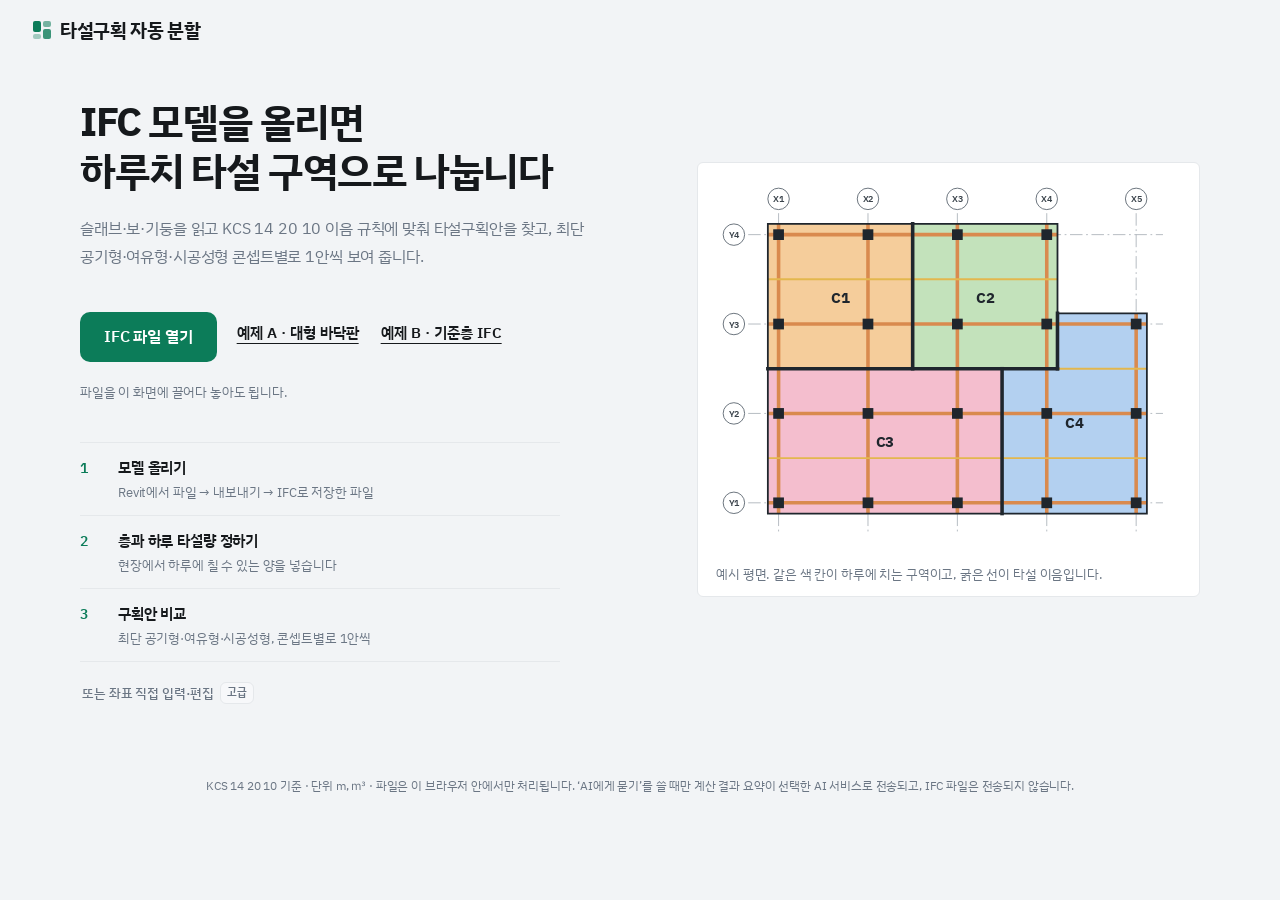
<file: 최종본.html>
<!doctype html>
<html lang="ko">
<head>
<meta charset="utf-8">
<meta name="viewport" content="width=device-width, initial-scale=1, viewport-fit=cover">
<title>타설구획 자동 분할</title>
<link rel="preconnect" href="https://fonts.googleapis.com">
<link rel="preconnect" href="https://fonts.gstatic.com" crossorigin>
<link href="https://fonts.googleapis.com/css2?family=IBM+Plex+Sans+KR:wght@400;500;600;700&family=Noto+Sans+KR:wght@400;500;700&display=swap" rel="stylesheet">
<style>
:root{
  --paper:#F2F4F6; --sheet:#FFFFFF; --card:#FFFFFF; --ink:#16191C; --muted:#6B7684; --rule:#E5E8EB; --field:#F7F8FA;
  --accent:#0C7C59; --accent-soft:#E7F4EE; --accent-ink:#FFFFFF;
  --ok:#0C7C59; --ok-soft:#E7F4EE; --ng:#D6373B; --ng-soft:#FDECEC; --warn:#B26C00; --warn-soft:#FFF4E0;
  --girder:#D9804F; --beam:#E0B23F; --wall:#5E4B86; --col:#16191C; --cell:#E8ECEF;
  --shadow:0 1px 2px rgba(22,25,28,.05), 0 8px 24px rgba(22,25,28,.06);
  box-sizing:border-box;
  padding-top:env(safe-area-inset-top,0px); padding-bottom:env(safe-area-inset-bottom,0px);
  font-family:'IBM Plex Sans KR','Noto Sans KR','Apple SD Gothic Neo','Malgun Gothic',system-ui,sans-serif;
  color-scheme:light;
}
@media (prefers-color-scheme:dark){:root:not([data-theme="light"]){
  --paper:#0F1214; --sheet:#181C1F; --card:#181C1F; --ink:#EDF0F2; --muted:#9BA6B0; --rule:#2A3136; --field:#12171A;
  --accent:#2FBF8F; --accent-soft:#12312A; --accent-ink:#06120D;
  --ok:#2FBF8F; --ok-soft:#12312A; --ng:#FF7B7E; --ng-soft:#3A1E1F; --warn:#F0B24B; --warn-soft:#3A2D14;
  --cell:#262D32; --col:#EDF0F2; --shadow:0 1px 2px rgba(0,0,0,.4);
  color-scheme:dark;
}}
:root[data-theme="dark"]{
  --paper:#0F1214; --sheet:#181C1F; --card:#181C1F; --ink:#EDF0F2; --muted:#9BA6B0; --rule:#2A3136; --field:#12171A;
  --accent:#2FBF8F; --accent-soft:#12312A; --accent-ink:#06120D;
  --ok:#2FBF8F; --ok-soft:#12312A; --ng:#FF7B7E; --ng-soft:#3A1E1F; --warn:#F0B24B; --warn-soft:#3A2D14;
  --cell:#262D32; --col:#EDF0F2; color-scheme:dark;
}
html{scroll-padding-top:env(safe-area-inset-top,0px)}
*,*::before,*::after{box-sizing:inherit}
body{margin:0;background:var(--paper);color:var(--ink);font-size:15px;line-height:1.6;letter-spacing:-.01em;font-variant-numeric:tabular-nums;-webkit-font-smoothing:antialiased}
h1,h2,h3{margin:0;line-height:1.3;letter-spacing:-.02em}

/* 상단 바 */
.top{position:relative;background:var(--sheet);border-bottom:1px solid var(--rule);
  padding:calc(14px + env(safe-area-inset-top,0px)) clamp(16px,4vw,32px) 14px;display:flex;gap:10px 24px;align-items:center;justify-content:space-between;flex-wrap:wrap}
.top h1{font-size:19px;font-weight:700;display:flex;align-items:center;gap:8px}
.top h1::before{content:"";width:22px;height:22px;border-radius:7px;background:var(--accent);box-shadow:inset 0 0 0 3px var(--sheet), 0 0 0 1px var(--accent)}
.top p{margin:3px 0 0;color:var(--muted);font-size:13px;max-width:90ch}
.spec{font-size:12px;color:var(--muted);background:var(--field);border-radius:999px;padding:5px 12px}

@media (max-width:640px){.top{padding-top:calc(10px + env(safe-area-inset-top,0px));padding-bottom:10px}.top p,.spec{display:none}}
.layout{display:grid;grid-template-columns:minmax(320px,400px) minmax(0,1fr);gap:20px;padding:20px clamp(12px,3vw,28px) 60px;align-items:start;max-width:1560px;margin:0 auto}
@media (max-width:980px){.layout{grid-template-columns:1fr;gap:14px;padding-bottom:110px}}
.panel{display:flex;flex-direction:column;gap:12px;min-width:0}
.result{display:flex;flex-direction:column;gap:14px;min-width:0}

/* 카드 */
fieldset,.upload,.sheet,#zoneBlock,#altBlock,.exportcard{background:var(--card);border:1px solid var(--rule);border-radius:16px;box-shadow:var(--shadow)}
fieldset{border:1px solid var(--rule);margin:0;padding:18px 18px 20px;min-width:0}
legend{float:left;width:100%;font-weight:700;font-size:16px;padding:0;margin:0 0 14px;display:flex;gap:9px;align-items:center;line-height:1.3}
legend + *{clear:both}
legend + label, legend + .row2 > div > label{margin-top:0}
legend .n{display:inline-grid;place-items:center;width:24px;height:24px;border-radius:8px;background:var(--accent);color:var(--accent-ink);font-size:12.5px;font-weight:700;flex:none}
label{display:block;font-size:13px;color:var(--muted);margin:14px 0 6px;font-weight:500;line-height:1.4}
label b{color:var(--ink);font-weight:600}
input[type=text],input[type=number],input[type=password],textarea,select{display:block;box-sizing:border-box;width:100%;max-width:100%;min-width:0;font:inherit;font-size:14px;line-height:1.5;color:var(--ink);background:var(--field);border:1px solid var(--rule);border-radius:10px;padding:10px 12px;transition:border-color .12s,background .12s}
input[type=text]:hover,input[type=number]:hover,textarea:hover,select:hover{background:color-mix(in srgb,var(--field) 60%,var(--card))}
input:focus,textarea:focus,select:focus{outline:none;border-color:var(--accent);background:var(--card);box-shadow:0 0 0 3px var(--accent-soft)}
textarea{min-height:96px;resize:vertical;font-size:13.5px;line-height:1.6;font-family:inherit;font-variant-numeric:tabular-nums;letter-spacing:0}
.row2{display:grid;grid-template-columns:repeat(auto-fit,minmax(150px,1fr));gap:0 14px;align-items:start}
.row2 > div{min-width:0}
.row2 label{overflow-wrap:anywhere}
.check{display:flex;gap:9px;align-items:flex-start;color:var(--ink);font-size:13px;margin-top:12px;line-height:1.5}
.check input{margin-top:3px;accent-color:var(--accent);width:17px;height:17px}
.hint{font-size:12.5px;color:var(--muted);margin:6px 0 0;line-height:1.55}

/* 버튼 */
button{font:inherit;font-size:14px;font-weight:600;border-radius:12px;padding:11px 16px;cursor:pointer;border:1px solid var(--rule);background:var(--card);color:var(--ink);transition:transform .08s,background .12s,border-color .12s}
button:hover{background:var(--field)}
button:active{transform:scale(.985)}
button.primary{background:var(--accent);border-color:var(--accent);color:var(--accent-ink);font-weight:700}
button.primary:hover{filter:brightness(1.07)}
button:disabled{opacity:.45;cursor:not-allowed;transform:none}
button:focus-visible,summary:focus-visible,label:focus-visible{outline:2px solid var(--accent);outline-offset:2px}
.actions{position:sticky;bottom:12px;z-index:15;background:var(--card);border:1px solid var(--rule);border-radius:16px;box-shadow:0 6px 24px rgba(22,25,28,.12);padding:10px;display:flex;gap:8px}
.actions .primary{flex:1;padding:14px 16px;font-size:15px}
@media (max-width:980px){.actions{position:fixed;left:0;right:0;bottom:0;border-radius:0;border-width:1px 0 0;padding:10px clamp(12px,3vw,28px) calc(10px + env(safe-area-inset-bottom,0px))}}

details{background:var(--card);border:1px solid var(--rule);border-radius:16px;padding:16px 18px;box-shadow:var(--shadow)}
details summary{cursor:pointer;font-weight:600;font-size:14px;list-style:none;display:flex;justify-content:space-between;align-items:center}
details summary::-webkit-details-marker{display:none}
details summary::after{content:"＋";color:var(--muted);font-weight:400}
details[open] summary::after{content:"－"}
details ol{padding-left:18px;margin:10px 0 0;font-size:13px;color:var(--muted)}
details li{margin-bottom:6px}
details li::marker{color:var(--accent)}

/* 업로드 카드 */
.upload{padding:18px 18px 16px}
.upload h2{font-size:16px;font-weight:700}
.upload .hint{margin:6px 0 12px}
.drop{display:grid;gap:3px;place-items:center;text-align:center;border:1.5px dashed color-mix(in srgb,var(--accent) 45%,var(--rule));border-radius:14px;padding:26px 12px;cursor:pointer;margin:0;background:var(--accent-soft);transition:background .12s,border-color .12s}
.drop:hover,.drop.over{background:color-mix(in srgb,var(--accent) 14%,var(--card));border-color:var(--accent)}
.drop-main{font-weight:700;font-size:15px;color:var(--accent)}
.drop-sub{font-size:12px;color:var(--muted)}
.vh{position:absolute;width:1px;height:1px;opacity:0;pointer-events:none}
.ifc-status{font-size:13px;margin-top:10px;color:var(--muted);line-height:1.55}
/* IFC 읽기 진행률 */
.ifc-prog{margin-top:12px}
.ip-head{display:flex;align-items:baseline;justify-content:space-between;gap:10px;font-size:13px;color:var(--ink);margin-bottom:6px}
.ip-head b{font-variant-numeric:tabular-nums;color:var(--accent);font-size:14px}
.ip-track{height:8px;border-radius:999px;background:var(--field);overflow:hidden}
.ip-track i{display:block;height:100%;width:0;border-radius:999px;background:var(--accent);transition:width .18s ease-out}
.ip-sub{font-size:12px;color:var(--muted);margin:6px 0 0;line-height:1.5;min-height:1em}
.ifc-status.err{color:var(--ng)} .ifc-status.ok{color:var(--ink)}
.ifc-status ol{margin:8px 0 0;padding-left:18px}
button.wide{width:100%;margin-top:10px}
button.link{border:0;background:none;padding:8px 0 0;color:var(--accent);font-size:13px;font-weight:600}
button.link:hover{background:none;text-decoration:underline}
.form-note{font-size:13px;font-weight:600;color:var(--accent);margin:0 2px 2px}
.or{font-size:12.5px;color:var(--muted);margin:2px 4px 0;line-height:1.5}

/* 알림 */
.msg{display:flex;gap:10px;align-items:flex-start;border-radius:14px;padding:12px 14px;margin:0 0 8px;font-size:14px;line-height:1.55;background:var(--field);border:1px solid var(--rule)}
.msg .tag{flex:none;font-size:11.5px;font-weight:700;padding:3px 9px;border-radius:999px;letter-spacing:.02em}
.msg p{margin:0}
.msg.err{background:var(--ng-soft);border-color:color-mix(in srgb,var(--ng) 25%,transparent)}
.msg.err .tag{background:var(--ng);color:var(--accent-ink)}
.msg.warn{background:var(--warn-soft);border-color:color-mix(in srgb,var(--warn) 25%,transparent)}
.msg.warn .tag{background:var(--warn);color:var(--accent-ink)}
.msg.ok{background:var(--ok-soft);border-color:color-mix(in srgb,var(--ok) 22%,transparent)}
.msg.ok .tag{background:var(--ok);color:var(--accent-ink)}
.empty{background:var(--card);border:1px dashed var(--rule);border-radius:16px;padding:52px 24px;text-align:center;color:var(--muted)}

/* 레이어 칩 */
.layers{display:flex;flex-wrap:wrap;gap:8px;margin:0}
.layers label{display:inline-flex;gap:7px;align-items:center;margin:0;padding:8px 14px;border-radius:999px;background:var(--card);border:1px solid var(--rule);font-size:13px;color:var(--ink);cursor:pointer;font-weight:500;transition:background .12s,border-color .12s}
.layers label:has(input:checked){background:var(--accent-soft);border-color:color-mix(in srgb,var(--accent) 40%,transparent);color:var(--accent);font-weight:700}
.layers label.off{opacity:.4;cursor:not-allowed}
.layer-note{align-self:center;font-size:12.5px;color:var(--muted)}
.layers input{accent-color:var(--accent);width:15px;height:15px}

/* 도면 */
.sheet{padding:14px}
.sheet.fresh{animation:pop .35s ease-out}
@keyframes pop{from{opacity:0;transform:translateY(8px)}to{opacity:1;transform:none}}
.zoomwrap{position:relative}
.drawing{overflow:hidden;border-radius:12px;background:var(--sheet);touch-action:none;cursor:grab}
.drawing.drag{cursor:grabbing}
.drawing svg,.cand svg{letter-spacing:0;word-spacing:0}
.drawing svg{display:block;width:100%;height:auto;max-height:76vh}
.zoomctl{position:absolute;top:10px;right:10px;display:flex;flex-direction:column;gap:6px;z-index:2}
.zoomctl button{width:38px;height:36px;padding:0;font-size:17px;border-radius:11px;background:color-mix(in srgb,var(--card) 92%,transparent);backdrop-filter:blur(4px);box-shadow:var(--shadow)}
.zoomctl button:last-child{font-size:12px;font-weight:700}
.zoomhint{margin:8px 2px 0}
.legend{display:flex;flex-wrap:wrap;gap:6px 16px;font-size:12px;color:var(--muted);margin-top:10px;padding-top:10px;border-top:1px solid var(--rule)}
.legend span{display:inline-flex;gap:6px;align-items:center}
.legend i{display:inline-block;width:16px;height:0;border-top:3px solid;border-radius:2px}
.titleblock{display:grid;grid-template-columns:minmax(0,1.1fr) minmax(0,1.3fr);gap:14px;margin-top:14px;padding-top:14px;border-top:1px solid var(--rule)}
@media (max-width:640px){.titleblock{grid-template-columns:1fr}}
.tb-name h2{font-size:18px;font-weight:700}
.tb-name .sub{color:var(--muted);font-size:12.5px;margin-top:3px}
.tb-facts{display:grid;grid-template-columns:1fr 1fr;gap:8px;margin:0}
.tb-facts div{padding:10px 12px;background:var(--field);border-radius:12px}
.tb-facts dt{font-size:11.5px;color:var(--muted)}
.tb-facts dd{margin:2px 0 0;font-weight:700;font-size:16px}

/* 표 */
.tablewrap{overflow-x:auto;-webkit-overflow-scrolling:touch}
table{border-collapse:collapse;width:100%;font-size:14px}
th,td{padding:11px 12px;border-bottom:1px solid var(--rule);text-align:right;white-space:nowrap}
thead th{font-weight:600;color:var(--muted);font-size:12px;border-bottom:1px solid var(--rule);background:var(--field)}
thead th:first-child{border-radius:10px 0 0 10px}
thead th:last-child{border-radius:0 10px 10px 0}
th:first-child,td:first-child{text-align:left}
tbody tr:last-child td{border-bottom:0}
.sw{display:inline-block;width:12px;height:12px;border-radius:4px;vertical-align:-2px;margin-right:7px}
.over{color:var(--ng);font-weight:700}
h3{font-size:16px;font-weight:700;margin:2px 0 4px}
#detailTitle{margin:6px 4px 0}
#zoneBlock,#altBlock,.exportcard{padding:16px}
#zoneBlock .hint{margin-bottom:6px}
.alts tbody tr{cursor:pointer}
.alts tbody tr.sel td{background:var(--accent-soft)}
.alts tbody tr:hover td{background:var(--field)}
@media (max-width:640px){#altTable{display:none}}

/* 후보 카드 */
.sample-links{display:flex;flex-wrap:wrap;gap:4px 14px}
.cand-h{display:flex;align-items:baseline;gap:8px}
#candCount{font-size:13px;color:var(--accent);font-weight:700}
.cands{display:grid;grid-template-columns:repeat(auto-fill,minmax(158px,1fr));gap:10px;margin:10px 0 4px}
@media (max-width:480px){.cands{grid-template-columns:1fr 1fr;gap:8px}}
.cand{display:flex;flex-direction:column;gap:6px;text-align:left;padding:10px;border:1px solid var(--rule);border-radius:14px;background:var(--card);color:var(--ink);font-size:12.5px;line-height:1.45;font-weight:400}
.cand:hover{border-color:color-mix(in srgb,var(--accent) 45%,transparent);background:var(--card);box-shadow:var(--shadow)}
.cand[aria-pressed="true"]{border:2px solid var(--accent);padding:9px;background:color-mix(in srgb,var(--accent-soft) 60%,var(--card))}
.cand svg{width:100%;height:auto;display:block;aspect-ratio:4/3;background:var(--field);border-radius:9px}
.cand .ct{display:flex;justify-content:space-between;align-items:baseline;font-weight:700;font-size:14px}
.cand .ct small{font-weight:500;color:var(--muted);font-size:11.5px}
.cand .cm{color:var(--muted)}
.cand .tags{display:flex;flex-wrap:wrap;gap:4px}
.cand .tags span{font-size:11px;font-weight:600;padding:2px 8px;border-radius:999px;background:var(--accent-soft);color:var(--accent)}
.cand .tags span.day{background:var(--warn-soft);color:var(--warn)}

/* 판정 근거 */
.basis{margin-top:12px;padding-top:12px;border-top:1px solid var(--rule)}
.basis table{font-size:12.5px}
.basis td,.basis th{text-align:left;white-space:normal;padding:9px 10px}
.basis td:nth-child(2){text-align:right;white-space:nowrap;font-weight:700}
.basis .src{color:var(--muted);font-size:11.5px}
.inline-btn{margin-left:8px;padding:5px 12px;font-size:12.5px;border-radius:999px;border-color:currentColor;background:var(--card)}
.exports{display:flex;flex-wrap:wrap;gap:8px}
.exports textarea{min-height:110px;margin-top:8px}
.foot{font-size:12px;color:var(--muted);margin-top:14px;max-width:78ch;line-height:1.6}

/* ===== 단계별 화면 ===== */
[hidden]{display:none!important}
body[data-stage="start"] .top p,body[data-stage="pick"] .top p{display:none}
.card{background:var(--card);border:1px solid var(--rule);border-radius:16px;box-shadow:var(--shadow);padding:18px}
.step-h{display:flex;align-items:center;gap:10px;margin-bottom:6px}
.step-h h2{font-size:17px;font-weight:700}
.step-h .n{display:inline-grid;place-items:center;width:26px;height:26px;border-radius:9px;background:var(--accent);color:var(--accent-ink);font-size:13px;font-weight:700}
.step-desc{margin:0 0 12px}
.intro{padding:6px 2px 4px}
.intro h2{font-size:clamp(20px,2.6vw,26px);font-weight:700;letter-spacing:-.03em;line-height:1.35;margin-bottom:14px}
.steps{list-style:none;margin:0;padding:0;display:grid;grid-template-columns:repeat(3,1fr);gap:8px;counter-reset:s}
.steps li{counter-increment:s;background:var(--card);border:1px solid var(--rule);border-radius:14px;padding:12px 12px 12px 42px;position:relative;display:flex;flex-direction:column;gap:2px}
.steps li::before{content:counter(s);position:absolute;left:12px;top:12px;width:22px;height:22px;border-radius:8px;display:grid;place-items:center;background:var(--accent-soft);color:var(--accent);font-size:12px;font-weight:700}
.steps b{font-size:14px}
.steps span{font-size:12px;color:var(--muted)}
@media (max-width:560px){.steps{grid-template-columns:1fr}}
.file-chip{display:flex;align-items:center;justify-content:space-between;gap:10px;background:var(--field);border:1px solid var(--rule);border-radius:12px;padding:10px 12px}
.file-name{font-weight:600;font-size:14px;overflow:hidden;text-overflow:ellipsis;white-space:nowrap}
.file-chip .link{margin:0;padding:0;font-size:13px;font-weight:600;color:var(--accent);cursor:pointer;white-space:nowrap}
#ifcRun{margin-top:14px;padding:14px 16px;font-size:15px}
details.more .actions{position:static;background:none;padding:12px 0 0;border:0}
details.more fieldset{box-shadow:none;margin-top:10px}

/* 1) 시작: 가운데 한 줄, 결과 영역 숨김 */
body[data-stage="start"] .layout,body[data-stage="pick"] .layout{grid-template-columns:minmax(0,600px);justify-content:center;padding-top:36px}
body[data-stage="start"] .result,body[data-stage="pick"] .result{display:none}
body[data-stage="start"] #stepCond{display:none}
body[data-stage="start"] .panel > details:not(#manual){display:none}
body[data-stage="start"] .drop{padding:44px 12px}
body[data-stage="start"] .drop-main{font-size:18px}
/* 2) 층 선택: 파일 카드는 작게, 조건 카드 강조 */
body[data-stage="pick"] .intro,body[data-stage="result"] .intro{display:none}
body[data-stage="pick"] .drop,body[data-stage="result"] .drop{display:none}
body[data-stage="pick"] #stepFile .step-desc,body[data-stage="result"] #stepFile .step-desc{display:none}
body[data-stage="pick"] #stepCond{border:2px solid var(--accent);padding:17px}
body[data-stage="pick"] .panel > details:not(#manual){display:none}
/* 3) 결과: 왼쪽은 좁은 설정 막대, 오른쪽이 결과 */
body[data-stage="result"] .layout{grid-template-columns:minmax(280px,330px) minmax(0,1fr)}
@media (max-width:980px){body[data-stage="result"] .layout{grid-template-columns:1fr}}
body[data-stage="result"] .sample-links{display:none}
body[data-stage="result"] .step-h h2{font-size:15px}
body[data-stage="result"] .card{padding:14px}

/* 결과 머리글 */
.res-head{background:var(--card);border:1px solid var(--rule);border-radius:16px;box-shadow:var(--shadow);padding:16px 18px;display:flex;flex-wrap:wrap;align-items:center;justify-content:space-between;gap:10px 20px}
.res-head .rt small{display:block;color:var(--muted);font-size:12.5px;font-weight:500}
.res-head .rt h2{font-size:22px;font-weight:700;letter-spacing:-.03em}
.res-head .rt h2 em{font-style:normal;color:var(--accent)}
.res-info{display:flex;flex-wrap:wrap;gap:5px;margin-top:8px}
.res-info span{font-size:11.5px;font-weight:600;padding:3px 9px;border-radius:999px;background:var(--field);border:1px solid var(--rule);color:var(--muted)}
body[data-stage="result"] .ifc-status.ok{display:none}
body[data-stage="pick"] .sample-links{display:none}
.res-kpis{display:flex;flex-wrap:wrap;gap:8px}
.res-kpis div{background:var(--field);border-radius:12px;padding:8px 12px;min-width:88px}
@media (max-width:560px){.res-kpis{display:grid;grid-template-columns:1fr 1fr;width:100%}}
.res-kpis dt{font-size:11.5px;color:var(--muted)}
.res-kpis dd{margin:1px 0 0;font-size:16px;font-weight:700}

/* 필수 표시 */
.req{display:inline-block;margin-left:4px;font-size:11px;font-weight:700;color:var(--accent-ink);background:var(--ng);border-radius:6px;padding:1px 6px;vertical-align:1px}
input.invalid{border-color:var(--ng)!important;box-shadow:0 0 0 3px var(--ng-soft)!important;background:var(--card)}
.field-err{margin:6px 0 0;font-size:12.5px;font-weight:600;color:var(--ng)}
/* 고급 입력: 단계별로 숨김 */
.adv{font-size:11px;font-weight:600;color:var(--muted);background:var(--field);border:1px solid var(--rule);border-radius:6px;padding:1px 6px;margin-left:6px}
body[data-stage="pick"] #manual,body[data-stage="pick"] #modelCard,body[data-stage="start"] #modelCard{display:none}
body[data-stage="start"] #manual{background:none;border:0;box-shadow:none;padding:4px 2px}
body[data-stage="start"] #manual:not([open]) summary{justify-content:center;color:var(--muted);font-weight:500;font-size:13px}
body[data-stage="start"] #manual:not([open]) summary::after{content:""}
body[data-stage="start"] #manual:not([open]) summary::before{content:"또는 ";margin-right:3px}
/* 모델 요약 카드 */
.mc-title{font-size:15px;font-weight:700;margin:0 0 10px}
.mc-hero{display:flex;align-items:baseline;gap:6px;padding-bottom:12px;margin-bottom:12px;border-bottom:1px solid var(--rule)}
.mc-hero b{font-size:26px;font-weight:700;letter-spacing:-.03em}
.mc-hero span{font-size:13px;color:var(--muted)}
.mc-bar{height:8px;border-radius:99px;background:var(--field);overflow:hidden;display:flex;margin:-4px 0 6px}
.mc-bar i{display:block;height:100%}
.mc-legend{display:flex;gap:12px;font-size:12px;color:var(--muted);margin-bottom:12px}
.mc-legend span::before{content:"";display:inline-block;width:8px;height:8px;border-radius:3px;margin-right:5px;background:currentColor;vertical-align:0}
.mc-grid{display:grid;grid-template-columns:1fr 1fr;gap:8px;margin:0}
.mc-grid div{background:var(--field);border-radius:12px;padding:9px 11px}
.mc-grid dt{font-size:11.5px;color:var(--muted)}
.mc-grid dd{margin:1px 0 0;font-size:15px;font-weight:700}
.mc-grid dd small{font-size:11.5px;font-weight:500;color:var(--muted);margin-left:3px}
.mc-notes{list-style:none;margin:12px 0 0;padding:12px 0 0;border-top:1px solid var(--rule);display:flex;flex-direction:column;gap:6px}
.mc-notes li{font-size:12.5px;color:var(--muted);display:flex;gap:7px;line-height:1.45}
.mc-notes li::before{content:"✓";color:var(--accent);font-weight:700}

/* ===== 결과 화면 v2: 전체 폭 + 서랍 + 목록/상세 ===== */
body[data-stage="result"] .top p{display:none}
#out{display:flex;flex-direction:column;gap:14px}
body[data-stage="result"] .layout{padding-top:14px}
.res-head{flex-direction:column;align-items:stretch;gap:12px;padding:14px 18px}
.rh-top{display:flex;align-items:center;justify-content:space-between;gap:10px;flex-wrap:wrap}
.rh-main{display:flex;align-items:center;justify-content:space-between;gap:10px 20px;flex-wrap:wrap}
.rh-status{display:flex;align-items:flex-start;gap:10px;flex-wrap:wrap;padding-top:10px;border-top:1px solid var(--rule);font-size:13.5px;color:var(--ink);line-height:1.55}
.rh-status .ok-dot{flex:none;width:8px;height:8px;border-radius:50%;background:var(--ok);margin-top:7px}
.rh-status p{margin:0;flex:1;min-width:240px}
.rh-status .warns{flex:none;padding:4px 10px;border-radius:999px}
.rh-status .warns[open]{flex-basis:100%;border-radius:12px;padding:8px 12px}
.drawer-h{display:none}
body[data-stage="result"] .layout{grid-template-columns:minmax(0,1fr);max-width:1480px}
body[data-stage="result"] .panel{position:fixed;top:0;right:0;bottom:0;width:min(420px,94vw);z-index:60;background:var(--paper);overflow:auto;padding:14px 14px 40px;box-shadow:-10px 0 40px rgba(0,0,0,.18);transform:translateX(105%);transition:transform .25s ease;visibility:hidden}
body.drawer-open .panel{transform:none;visibility:visible}
body.drawer-open::after{content:"";position:fixed;inset:0;background:rgba(15,20,24,.35);z-index:55}
body[data-stage="result"] .drawer-h{display:flex;align-items:center;justify-content:space-between;padding:4px 2px 8px}
.drawer-x{width:36px;height:36px;padding:0;border-radius:10px}
.res-bar{display:flex;align-items:center;justify-content:space-between;gap:10px;flex-wrap:wrap}
.rb-info{display:flex;flex-wrap:wrap;gap:6px;align-items:center;font-size:13px;color:var(--muted)}
.rb-info span{background:var(--card);border:1px solid var(--rule);border-radius:999px;padding:5px 11px;color:var(--ink);font-weight:500}
.rb-info span b{color:var(--muted);font-weight:500;margin-right:4px}
.rb-btn{border-radius:999px;padding:8px 14px;font-size:13px}
#msgs .msg{margin-bottom:0}
#msgs{display:flex;flex-direction:column;gap:8px}
.warns{background:var(--warn-soft);border:1px solid color-mix(in srgb,var(--warn) 25%,transparent);border-radius:14px;padding:10px 14px}
.warns summary{font-size:13.5px;font-weight:600;color:var(--warn);display:flex;gap:8px;align-items:center}
.warns summary::after{content:"펼치기";margin-left:auto;font-size:12px;font-weight:500;color:var(--muted)}
.warns[open] summary::after{content:"접기"}
.warns ul{margin:8px 0 0;padding-left:18px;font-size:13.5px;line-height:1.6}
/* 목록 + 상세 */
.md{display:grid;grid-template-columns:300px minmax(0,1fr);gap:14px;align-items:start}
.md-list{background:var(--card);border:1px solid var(--rule);border-radius:16px;box-shadow:var(--shadow);padding:14px 12px;position:sticky;top:12px;max-height:calc(100vh - 24px);display:flex;flex-direction:column}
.md-list-h{display:flex;align-items:baseline;justify-content:space-between;padding:0 4px 10px}
.md-sub{font-size:12px;color:var(--muted)}
.md-list .cands{display:flex;flex-direction:column;gap:8px;margin:0;overflow:auto;padding:2px;min-height:0}
.md-list .cand{display:grid;grid-template-columns:84px 1fr;grid-template-areas:"svg ct" "svg cm" "svg tags";column-gap:10px;row-gap:2px;align-items:start;padding:8px;flex:none}
.md-list .cand[aria-pressed="true"]{padding:7px}
.md-list .cand svg{grid-area:svg;width:84px;aspect-ratio:1/1}
.md-list .cand .ct{grid-area:ct;font-size:13.5px}
.md-list .cand .cm{grid-area:cm;font-size:12px}
.md-list .cand .tags{grid-area:tags}
.md-detail{background:var(--card);border:1px solid var(--rule);border-radius:16px;box-shadow:var(--shadow);padding:14px 16px 16px;min-width:0}
.dt-head{display:flex;flex-wrap:wrap;align-items:center;justify-content:space-between;gap:8px 12px;margin-bottom:10px}
.dt-head h3{margin:0;font-size:17px}
.dt-head .layers label{padding:6px 11px;font-size:12.5px}
.md-detail .sheet{border:0;box-shadow:none;padding:0;background:none}
.md-detail .drawing{background:var(--field);border-radius:12px}
.md-detail .drawing svg{max-height:62vh}
.dt-zones{margin-top:12px}
.dt-zones .hint{margin-top:6px}
.dt-more{box-shadow:none;border-radius:12px;margin-top:10px;padding:10px 12px}
.md-detail .foot{margin-top:12px}
@media (max-width:980px){
  .md{grid-template-columns:minmax(0,1fr)}
  .md-list,.md-detail{min-width:0}
  .md-list{position:static;max-height:none}
  .md-list .cands{flex-direction:row;overflow-x:auto;padding-bottom:6px}
  .md-list .cand{width:250px}
}

/* ===== 글자 정리 v3 ===== */
body[data-stage="result"] .spec{display:none}
.res-head{gap:14px;padding:16px 20px}
.rh-cond{display:flex;flex-wrap:wrap;align-items:center;gap:6px;font-size:13.5px;font-weight:600;color:var(--ink)}
.rh-cond i{font-style:normal;color:var(--muted);font-weight:400;margin:0 2px}
.rh-main{align-items:flex-end}
.rh-title{display:flex;align-items:center;gap:14px}
.rh-days{display:flex;align-items:baseline;gap:2px;color:var(--accent);line-height:1}
.rh-days b{font-size:56px;font-weight:800;letter-spacing:-.04em}
.rh-days span{font-size:22px;font-weight:700}
.rh-sub{display:flex;flex-direction:column;gap:4px}
.rh-lbl{font-size:18px;font-weight:700;color:var(--ink);letter-spacing:-.02em}
.rh-zones{font-size:13.5px;color:var(--muted);font-weight:500}
.rh-fail{font-size:20px;font-weight:700;color:var(--ng)}
.rh-badge{align-self:flex-start;font-size:12px;font-weight:700;padding:3px 9px;border-radius:999px;margin-top:2px}
.rh-badge.ok{background:var(--ok-soft);color:var(--ok)}
.rh-badge.warn{background:var(--warn-soft);color:var(--warn)}
.res-kpis div{min-width:104px;padding:10px 14px}
.res-kpis dd{font-size:20px;letter-spacing:-.02em}
.res-kpis dd small{font-size:12px;font-weight:600;color:var(--muted);margin-left:2px}
.rh-act{display:flex;align-items:center;gap:8px;position:relative}
.rh-act .warns{padding:6px 12px;border-radius:999px;background:var(--warn-soft)}
.rh-act .warns summary{color:var(--warn);font-weight:700}
.rh-act .warns[open]{position:absolute;right:0;top:44px;z-index:5;width:min(460px,86vw);border-radius:12px;padding:12px 14px;box-shadow:var(--shadow)}
.rh-foot .warns{display:inline-block;padding:4px 12px;border-radius:999px}
.rh-foot .warns[open]{display:block;border-radius:12px;padding:10px 14px}
.warns summary{font-size:13px}
.warns summary::after{content:""}
/* 카드 */
.cand .ct{align-items:center;justify-content:flex-start;gap:6px}
.rec{font-style:normal;font-size:11px;font-weight:700;color:var(--accent);background:var(--accent-soft);border-radius:999px;padding:1px 7px;margin-left:6px;vertical-align:2px}
.cand .ct small{margin-left:auto}
.cand .cm{display:flex;gap:12px;color:var(--ink)}
.cand .cm > span{display:flex;flex-direction:column;line-height:1.2}
.cand .cm em{font-style:normal;font-size:10.5px;color:var(--muted);font-weight:500;white-space:nowrap;letter-spacing:-.02em}
.cand .cm u{text-decoration:none;font-size:11px;color:var(--muted);margin-left:1px}
.cand .cm strong{font-size:16px;font-weight:700;white-space:nowrap}
.md-list .cand{grid-template-areas:"svg ct" "svg cp" "svg cm";align-items:center;padding:10px}
.cand .cp{grid-area:cp;display:flex;flex-wrap:wrap;gap:4px}.cand .cp:empty{display:none}.cand .cp .rec{margin-left:0}
.cand.dom{opacity:.62}.dom-tag{font-style:normal;font-size:11px;font-weight:600;color:var(--muted);background:var(--field);border-radius:999px;padding:1px 7px;margin-left:6px;vertical-align:2px}.cand .cp .dom-tag{margin-left:0}
#altBlock.one{display:none}
.md-list .cand[aria-pressed="true"]{padding:9px}
.md-list .cand svg{width:72px}
.md-list .cand{grid-template-columns:72px 1fr}
.dt-head h3{display:flex;align-items:center}
/* 구역표 */
#zoneTable td small.day{font-size:11px;color:var(--muted);font-weight:500;margin-left:4px}
#zoneTable .gauge{display:inline-block;width:56px;height:6px;border-radius:9px;background:var(--field);margin-right:8px;vertical-align:1px;overflow:hidden}
#zoneTable .gauge i{display:block;height:100%;background:var(--accent);border-radius:9px}
#zoneTable td.over .gauge i{background:var(--ng)}
#zoneTable tr.sum td{font-weight:700;border-top:1px solid var(--rule)}
#zoneTable tr.sum td:last-child{font-weight:500;color:var(--muted)}
@media (max-width:560px){#zoneTable th:nth-child(3),#zoneTable td:nth-child(3){display:none}#zoneTable .gauge{width:34px;margin-right:6px}#zoneTable th,#zoneTable td{padding:10px 8px}.dt-head .layers label{padding:5px 9px;font-size:12px}.rh-days b{font-size:44px}.res-kpis{display:grid;grid-template-columns:repeat(3,1fr);gap:6px;width:100%}.res-kpis div{min-width:0;padding:8px 10px}.res-kpis dd{font-size:17px}.res-kpis dt{font-size:11px}}

/* ===== 머리글·바닥글 정리 ===== */
.md.no-list{grid-template-columns:minmax(0,1fr)}
.md.no-list .md-detail .drawing svg{max-height:70vh}
.rh-fail{color:var(--ng)}
.ifc-status.err{background:var(--ng-soft);border:1px solid color-mix(in srgb,var(--ng) 25%,transparent);border-radius:12px;padding:10px 12px;line-height:1.6;color:var(--ink)}
.ifc-status.err b{color:var(--ng)}
body[data-stage="start"] #stepFile .step-h{display:none}
body[data-stage="start"] #stepFile{padding-top:16px}
.top{position:static;background:transparent;border:0;box-shadow:none;padding:18px clamp(16px,4vw,32px) 0;display:block}
.brand{display:inline-flex;align-items:center;gap:8px;font-size:15px;font-weight:700;letter-spacing:-.02em;color:var(--ink);margin:0}
.brand::before{content:none!important;display:none!important}
.brand svg{flex:none}
body[data-stage="start"] .layout,body[data-stage="pick"] .layout{padding-top:28px}
body[data-stage="result"] .layout{padding-top:12px}
.site-foot{text-align:center;font-size:12px;color:var(--muted);padding:8px 16px 28px}
@media (max-width:980px){.site-foot{padding-bottom:110px}}
body[data-stage="result"] .site-foot{padding-bottom:28px}

/* 상태 칩 */
.sum-chips{display:flex;flex-wrap:wrap;gap:6px;align-items:center}
.sum-chips span,.sum-chips b{font-size:12.5px;padding:3px 10px;border-radius:999px;background:var(--field);border:1px solid var(--rule);color:var(--ink);font-weight:500}
.sum-chips b{background:var(--accent-soft);border-color:transparent;color:var(--accent);font-weight:700}
.ifc-status.ok{color:var(--ink)}
body[data-stage="result"] .ifc-status.ok{display:block}

/* ===== 첫 화면: 도면 히어로 ===== */
.hero,.drop-veil{display:none}
body[data-stage="start"] .layout{grid-template-columns:minmax(0,1120px);justify-content:center;padding-top:clamp(28px,6vh,72px)}
body[data-stage="start"] #intro,body[data-stage="start"] #stepFile{display:none}
body[data-stage="start"] .hero{display:grid;grid-template-columns:minmax(0,1.1fr) minmax(0,1fr);gap:clamp(28px,5vw,64px);align-items:center}
.hero-title{font-size:clamp(28px,3.2vw,40px);font-weight:700;line-height:1.24;letter-spacing:-.035em;color:var(--ink);margin:0 0 18px;word-break:keep-all}
.hero-lede{font-size:16px;line-height:1.75;color:var(--muted);max-width:32em;margin:0 0 28px;word-break:keep-all}
.hero-actions{display:flex;align-items:center;gap:18px;flex-wrap:wrap}
.btn-primary{display:inline-flex;align-items:center;background:var(--accent);color:var(--accent-ink);font-weight:600;font-size:15.5px;padding:14px 24px;border-radius:10px;cursor:pointer;transition:background .15s}
.btn-primary:hover{background:color-mix(in srgb,var(--accent) 85%,#000)}
.btn-primary:focus-visible,.btn-quiet:focus-visible{outline:3px solid color-mix(in srgb,var(--accent) 45%,transparent);outline-offset:3px}
.btn-quiet{background:none;border:0;box-shadow:none;padding:6px 2px;font-size:15px;font-weight:600;color:var(--ink);text-decoration:underline;text-underline-offset:5px;text-decoration-thickness:1px;border-radius:4px}
.btn-quiet:hover{color:var(--accent);background:none}
.hero-drop{font-size:13px;color:var(--muted);margin:14px 0 0}
@media (hover:none){.hero-drop{display:none}}
.hero-steps{list-style:none;counter-reset:st;margin:40px 0 0;padding:0;border-top:1px solid var(--rule);max-width:32em}
.hero-steps li{counter-increment:st;display:grid;grid-template-columns:28px 1fr;column-gap:10px;padding:13px 0;border-bottom:1px solid var(--rule)}
.hero-steps li::before{content:counter(st);grid-row:span 2;font-size:14px;font-weight:600;color:var(--accent);font-variant-numeric:tabular-nums;padding-top:1px}
.hero-steps b{font-size:14.5px;font-weight:600;color:var(--ink)}
.hero-steps span{font-size:13px;color:var(--muted);margin-top:2px}
.hero-plan{margin:0;background:#fff;border:1px solid var(--rule);border-radius:6px;padding:18px 18px 12px}
.hero-plan svg{display:block;width:100%;height:auto}
.hero-plan figcaption{font-size:12.5px;color:var(--muted);margin-top:8px;line-height:1.55}
.hp-grid line{stroke:#9aa3ab;stroke-width:.8;stroke-dasharray:14 4 2 4}
.hp-bub circle{fill:#fff;stroke:#5b6670;stroke-width:1}
.hp-bub text{font-size:10px;font-weight:600;fill:#3a434b;text-anchor:middle;font-family:inherit}
.hp-beam line{stroke:#D98A4E;stroke-width:4}
.hp-sub line{stroke:#E3B74E;stroke-width:2.2}
.hp-col rect{fill:#1f262d}
.hp-slab{fill:none;stroke:#1f262d;stroke-width:2}
.hp-joint line{stroke:#1f262d;stroke-width:4;stroke-linecap:square}
.hp-lbl text{font-size:17px;font-weight:700;fill:#1f262d;text-anchor:middle;font-family:inherit}
.hp-zones .z{opacity:.85}
@media (prefers-reduced-motion:no-preference){
  body[data-stage="start"] .hp-zones .z,body[data-stage="start"] .hp-lbl .l{opacity:0;animation:hpIn .45s ease-out forwards}
  body[data-stage="start"] .hp-joint .j{stroke-dasharray:400;stroke-dashoffset:400;animation:hpDraw .5s ease-out forwards}
  .z1,.l1{animation-delay:.5s!important}.z2,.l2{animation-delay:.95s!important}.z3,.l3{animation-delay:1.4s!important}.z4,.l4{animation-delay:1.85s!important}
  .j1{animation-delay:.8s!important}.j2{animation-delay:1.25s!important}.j3{animation-delay:1.7s!important}.j4{animation-delay:2.1s!important}
}
@keyframes hpIn{to{opacity:.85}}
.hp-lbl .l{animation-name:hpInL!important}
@keyframes hpInL{to{opacity:1}}
@keyframes hpDraw{to{stroke-dashoffset:0}}
body[data-stage="start"] #manual{margin-top:4px;width:100%;max-width:1120px;justify-self:center}
body[data-stage="start"] #manual:not([open]) summary{justify-content:flex-start;padding-left:0}
@media (max-width:900px){
  body[data-stage="start"] .hero{grid-template-columns:1fr}
  .hero-plan{order:2}
  .hero-steps{margin-top:28px}
}
/* 화면 어디에나 끌어다 놓기 */
body.dragging .drop-veil{display:flex;position:fixed;inset:12px;z-index:80;border:2px dashed var(--accent);border-radius:14px;background:color-mix(in srgb,var(--accent) 8%,rgba(255,255,255,.85));align-items:center;justify-content:center;pointer-events:none}
.drop-veil span{font-size:17px;font-weight:600;color:var(--accent)}

/* 정렬 · 비상 중단선 · 시공 기록 */
.sortseg{display:flex;gap:4px;background:var(--field);border-radius:10px;padding:3px;margin:0 2px 10px}
.sortseg button{flex:1;border:0;box-shadow:none;background:none;font-size:12px;padding:7px 6px;border-radius:8px;color:var(--muted);font-weight:600}
.sortseg button[aria-pressed="true"]{background:var(--card);color:var(--ink);box-shadow:0 1px 2px rgba(0,0,0,.08)}
.sf{display:inline-block;font-size:11px;font-weight:700;padding:1px 7px;border-radius:999px;margin-left:4px}
.sf.ok{background:var(--ok-soft);color:var(--ok)}.sf.weak{background:var(--ng-soft);color:var(--ng);cursor:help}
tr.donerow td{color:var(--muted)}
.rec-bar{display:flex;align-items:center;gap:10px;flex-wrap:wrap;margin:0 0 10px}
.rec-bar .rb-btn[aria-pressed="true"]{background:var(--ink);color:var(--paper);border-color:var(--ink)}
.rec-hint{font-size:12.5px;color:var(--muted)}
.rec-panel{border:1px solid var(--rule);border-radius:12px;padding:12px 14px;margin-bottom:10px;background:var(--field);display:flex;flex-direction:column;gap:10px;font-size:13.5px}
.rp-row{display:flex;align-items:center;gap:8px;flex-wrap:wrap}
.rp-row input{width:90px;padding:7px 9px}
.rp-row button{padding:7px 12px;font-size:13px}
.rp-row b{font-size:14px}
.rp-warn{color:var(--ng);font-weight:600}
.rp-result{background:var(--card);border:1px solid var(--rule);border-radius:10px;padding:10px 12px;display:flex;flex-direction:column;gap:6px}
.rp-log{font-size:12.5px;color:var(--muted)}
/* AI에게 묻기 */
.ai-panel{border:1px solid var(--rule);border-radius:14px;padding:14px 16px;margin:14px 0 10px;background:var(--card);display:flex;flex-direction:column;gap:10px}
.ai-head{display:flex;align-items:baseline;justify-content:space-between;gap:6px 12px;flex-wrap:wrap}
.ai-head h3{margin:0;font-size:15px}
.ai-head small{color:var(--muted);font-size:12px}
.ai-chips{display:flex;flex-wrap:wrap;gap:6px}
.ai-chips button{font-size:12.5px;padding:6px 11px;border-radius:999px;font-weight:600;background:var(--field)}
.ai-log{display:flex;flex-direction:column;gap:8px;max-height:460px;overflow:auto}
.ai-log:empty{display:none}
.ai-msg{border-radius:12px;padding:10px 12px;font-size:13.5px;line-height:1.6;overflow-wrap:anywhere}
.ai-msg p{margin:0 0 6px}.ai-msg p:last-child{margin:0}
.ai-msg ul{margin:2px 0 6px;padding-left:18px}.ai-msg li{margin:2px 0}
.ai-msg.q{align-self:flex-end;background:var(--accent-soft);max-width:85%}
.ai-msg.a{align-self:stretch;background:var(--field);border:1px solid var(--rule)}
.ai-msg.wait{color:var(--muted)}
.ai-msg.err{background:var(--ng-soft);border-color:color-mix(in srgb,var(--ng) 25%,transparent)}
.ai-ask{display:flex;gap:8px;margin:0}
.ai-ask input{flex:1;min-width:0}
.ai-ask button{flex:none;padding:9px 16px;font-size:13.5px}
.ai-set{font-size:12.5px;color:var(--muted)}
.ai-set summary{cursor:pointer;width:fit-content}
.ai-test{display:flex;gap:10px;align-items:center;flex-wrap:wrap;margin-top:8px}.ai-test button{font-size:12.5px}
.ai-set .row{display:flex;gap:8px;flex-wrap:wrap;align-items:center;margin-top:8px}
.ai-set .row>select{width:auto;flex:none}
.ai-set .row>input{width:auto}
.ai-set input[type=password]{display:block;font:inherit;font-size:14px;line-height:1.5;color:var(--ink);background:var(--field);border:1px solid var(--rule);border-radius:10px;padding:9px 12px}
.ai-note{font-size:12px;color:var(--muted);margin:8px 0 0;line-height:1.5}
.rebar-note{color:#B8480A;font-weight:600}
.rp-note{font-size:12px;color:var(--muted);flex:1;min-width:220px}
.drawing.recmode{cursor:crosshair}

.cand.dom{opacity:.5}
.sortseg button{white-space:nowrap}
.cm.cm3{grid-template-columns:repeat(3,minmax(0,1fr));gap:4px}
.cand .cm strong{white-space:nowrap}
.dom-tag{font-style:normal;font-size:11px;font-weight:600;color:var(--muted);background:var(--field);border-radius:999px;padding:2px 8px;margin-left:6px}
.rec-why{font-size:12.5px;color:var(--muted);margin:-4px 0 10px;line-height:1.55}
/* 콘셉트 선정 비교표 */
.cmp-wrap{margin:-2px 0 12px}
.cmp{width:100%;border-collapse:collapse;font-size:12.5px}
.cmp th{background:var(--field);color:var(--muted);font-size:11.5px;font-weight:600;padding:7px 9px;text-align:right;border-bottom:1px solid var(--rule)}
.cmp th:first-child,.cmp th:nth-child(2){text-align:left}
.cmp td{padding:8px 9px;text-align:right;border-bottom:1px solid var(--rule);white-space:nowrap}
.cmp td:first-child,.cmp td:nth-child(2){text-align:left;white-space:normal}
.cmp tr:last-child td{border-bottom:0}
.cmp .cn{font-weight:700;color:var(--ink)}
.cmp .cr{display:block;font-size:11px;color:var(--muted);font-weight:400;line-height:1.4;margin-top:1px}
.cmp td.win{background:var(--accent-soft);color:var(--accent);font-weight:700;border-radius:6px}
.cmp td.win::after{content:" ←";font-size:11px}
.cmp tbody tr{cursor:pointer}
.cmp tbody tr:hover td{background:var(--field)}
.cmp tbody tr.sel td{box-shadow:inset 0 0 0 1px color-mix(in srgb,var(--accent) 35%,transparent)}
.cmp-note{font-size:11.5px;color:var(--muted);margin:7px 2px 0;line-height:1.5}
/* 3안 나란히 비교 */
.tri-btn{white-space:nowrap}
.tri-btn[aria-pressed="true"]{background:var(--ink);color:var(--paper);border-color:var(--ink)}
.tri{display:grid;grid-template-columns:repeat(3,minmax(0,1fr));gap:14px;margin:4px 0 6px}
@media (max-width:900px){.tri{grid-template-columns:1fr}}
.tri .tc{border:1px solid var(--rule);border-radius:14px;padding:12px;background:var(--card);display:flex;flex-direction:column;gap:8px;min-width:0}
.tri .tc.sel{border:2px solid var(--accent);padding:11px}
.tri .th{display:flex;align-items:baseline;gap:7px;flex-wrap:wrap}
.tri .th b{font-size:14.5px;color:var(--ink)}
.tri .th small{font-size:11.5px;color:var(--muted)}
.tri .tr2{font-size:11.5px;color:var(--muted);line-height:1.45;min-height:2.6em}
.tri svg{width:100%;height:auto;display:block;background:var(--field);border-radius:10px;aspect-ratio:4/3}
.tri .tm2{display:grid;grid-template-columns:repeat(4,auto);gap:4px 10px;font-size:11.5px}
.tri .tm2 span{display:flex;flex-direction:column;line-height:1.25}
.tri .tm2 em{font-style:normal;font-size:10.5px;color:var(--muted)}
.tri .tm2 strong{font-size:14px;font-weight:700;color:var(--ink);white-space:nowrap}
.tri .tm2 span.win em{color:var(--accent)}
.tri .tm2 span.win strong{color:var(--accent)}
.tri .tm2 u{text-decoration:none;font-size:10.5px;color:var(--muted);margin-left:1px}
@media (max-width:560px){.cmp th:nth-child(2),.cmp td:nth-child(2){display:none}}
.sens-note{font-size:12px;color:var(--muted);margin:-4px 2px 10px;line-height:1.5}
.sens-note b,.term-list b{color:var(--ink);font-weight:700}
.term-list{line-height:1.7}
.beam-note{color:#B8480A;font-weight:600}
.rb-btn small{font-size:11px;font-weight:500;opacity:.75;margin-left:4px}
</style>
</head>
<body data-stage="start">
<header class="top">
  <h1 class="brand"><svg viewBox="0 0 20 20" width="20" height="20" aria-hidden="true"><rect x="1" y="1" width="8" height="11" rx="2" fill="var(--accent)"/><rect x="11" y="1" width="8" height="6" rx="2" fill="var(--accent)" opacity=".55"/><rect x="11" y="9" width="8" height="10" rx="2" fill="var(--accent)" opacity=".8"/><rect x="1" y="14" width="8" height="5" rx="2" fill="var(--accent)" opacity=".35"/></svg>타설구획 자동 분할</h1>
</header>

<div class="layout">
<aside class="panel" id="panel">
  <div class="drawer-h"><b>조건 바꾸기 · 모델 정보</b><button type="button" class="drawer-x" id="closeDrawer" aria-label="닫기">✕</button></div>
  <section class="hero" id="hero" aria-labelledby="heroTitle">
    <div class="hero-copy">
      <h2 class="hero-title" id="heroTitle">IFC 모델을 올리면<br>하루치 타설 구역으로 나눕니다</h2>
      <p class="hero-lede">슬래브·보·기둥을 읽고 KCS 14 20 10 이음 규칙에 맞춰 타설구획안을 찾고, 최단 공기형·여유형·시공성형 콘셉트별로 1안씩 보여 줍니다.</p>
      <div class="hero-actions">
        <label for="ifcFile" class="btn-primary" tabindex="0" role="button" id="heroOpen">IFC 파일 열기</label>
        <button type="button" class="btn-quiet" id="heroSample" title="8.4 m 경간 10×8, 약 5,500㎡·1,381㎥ — 나눠야 하는 층 (가정 모델)">예제 A · 대형 바닥판</button>
        <button type="button" class="btn-quiet" id="heroSampleB" title="예제 IFC 2층, 슬래브 약 92㎥ — 하루에 끝나는 층">예제 B · 기준층 IFC</button>
      </div>
      <p class="hero-drop">파일을 이 화면에 끌어다 놓아도 됩니다.</p>
      <ol class="hero-steps">
        <li><b>모델 올리기</b><span>Revit에서 파일 → 내보내기 → IFC로 저장한 파일</span></li>
        <li><b>층과 하루 타설량 정하기</b><span>현장에서 하루에 칠 수 있는 양을 넣습니다</span></li>
        <li><b>구획안 비교</b><span>최단 공기형·여유형·시공성형, 콘셉트별로 1안씩</span></li>
      </ol>
    </div>
    <figure class="hero-plan">
      <svg viewBox="0 0 520 420" role="img" aria-label="구역이 네 개로 나뉜 예시 평면도">
  <g class="hp-grid">
    <line x1="70" y1="36" x2="70" y2="396"/><line x1="170" y1="36" x2="170" y2="396"/><line x1="270" y1="36" x2="270" y2="396"/><line x1="370" y1="36" x2="370" y2="396"/><line x1="470" y1="36" x2="470" y2="396"/>
    <line x1="36" y1="60" x2="500" y2="60"/><line x1="36" y1="160" x2="500" y2="160"/><line x1="36" y1="260" x2="500" y2="260"/><line x1="36" y1="360" x2="500" y2="360"/>
  </g>
  <g class="hp-bub">
    <circle cx="70" cy="20" r="12"/><text x="70" y="24">X1</text><circle cx="170" cy="20" r="12"/><text x="170" y="24">X2</text><circle cx="270" cy="20" r="12"/><text x="270" y="24">X3</text><circle cx="370" cy="20" r="12"/><text x="370" y="24">X4</text><circle cx="470" cy="20" r="12"/><text x="470" y="24">X5</text>
    <circle cx="20" cy="60" r="12"/><text x="20" y="64">Y4</text><circle cx="20" cy="160" r="12"/><text x="20" y="164">Y3</text><circle cx="20" cy="260" r="12"/><text x="20" y="264">Y2</text><circle cx="20" cy="360" r="12"/><text x="20" y="364">Y1</text>
  </g>
  <g class="hp-zones">
    <polygon class="z z1" points="58,48 220,48 220,210 58,210" fill="#F4C58A"/>
    <polygon class="z z2" points="220,48 382,48 382,210 220,210" fill="#B9DDB0"/>
    <polygon class="z z3" points="58,210 320,210 320,372 58,372" fill="#F2B3C6"/>
    <polygon class="z z4" points="382,148 482,148 482,372 320,372 320,210 382,210" fill="#A6C8EE"/>
  </g>
  <g class="hp-beam">
    <line x1="58" y1="60" x2="382" y2="60"/><line x1="58" y1="160" x2="482" y2="160"/><line x1="58" y1="260" x2="482" y2="260"/><line x1="58" y1="360" x2="482" y2="360"/>
    <line x1="70" y1="48" x2="70" y2="372"/><line x1="170" y1="48" x2="170" y2="372"/><line x1="270" y1="48" x2="270" y2="372"/><line x1="370" y1="48" x2="370" y2="372"/><line x1="470" y1="148" x2="470" y2="372"/>
  </g>
  <g class="hp-sub"><line x1="58" y1="110" x2="382" y2="110"/><line x1="58" y1="210" x2="482" y2="210"/><line x1="58" y1="310" x2="482" y2="310"/></g>
  <g class="hp-col">
    <rect x="64" y="54" width="12" height="12"/><rect x="164" y="54" width="12" height="12"/><rect x="264" y="54" width="12" height="12"/><rect x="364" y="54" width="12" height="12"/>
    <rect x="64" y="154" width="12" height="12"/><rect x="164" y="154" width="12" height="12"/><rect x="264" y="154" width="12" height="12"/><rect x="364" y="154" width="12" height="12"/><rect x="464" y="154" width="12" height="12"/>
    <rect x="64" y="254" width="12" height="12"/><rect x="164" y="254" width="12" height="12"/><rect x="264" y="254" width="12" height="12"/><rect x="364" y="254" width="12" height="12"/><rect x="464" y="254" width="12" height="12"/>
    <rect x="64" y="354" width="12" height="12"/><rect x="164" y="354" width="12" height="12"/><rect x="264" y="354" width="12" height="12"/><rect x="364" y="354" width="12" height="12"/><rect x="464" y="354" width="12" height="12"/>
  </g>
  <polygon class="hp-slab" points="58,48 382,48 382,148 482,148 482,372 58,372"/>
  <g class="hp-joint"><line class="j j1" x1="220" y1="48" x2="220" y2="210"/><line class="j j2" x1="58" y1="210" x2="382" y2="210"/><line class="j j3" x1="320" y1="210" x2="320" y2="372"/><line class="j j4" x1="382" y1="148" x2="382" y2="210"/></g>
  <g class="hp-lbl"><text class="l l1" x="139" y="136">C1</text><text class="l l2" x="301" y="136">C2</text><text class="l l3" x="189" y="298">C3</text><text class="l l4" x="401" y="276">C4</text></g>
</svg>
      <figcaption>예시 평면. 같은 색 칸이 하루에 치는 구역이고, 굵은 선이 타설 이음입니다.</figcaption>
    </figure>
  </section>
  <div class="intro" id="intro">
    <h2>IFC 모델로 콘크리트 타설구획을<br>자동으로 나눕니다</h2>
    <ol class="steps">
      <li><b>모델 올리기</b><span>Revit에서 내보낸 .ifc</span></li>
      <li><b>층·하루 타설량</b><span>구획할 층과 1일 한도</span></li>
      <li><b>구획안 확인</b><span>콘셉트별 최대 3안</span></li>
    </ol>
  </div>

  <section class="card step" id="stepFile" aria-labelledby="upTitle">
    <div class="step-h"><span class="n">1</span><h2 id="upTitle">모델 올리기</h2></div>
    <p class="hint step-desc">Revit에서 <b>파일 → 내보내기 → IFC</b>로 저장한 파일을 올리세요.</p>
    <label class="drop" id="drop" for="ifcFile">
      <span class="drop-main">IFC 파일 선택</span>
      <span class="drop-sub">또는 여기로 끌어다 놓기 (.ifc)</span>
    </label>
    <input id="ifcFile" type="file" accept=".ifc,.rvt" class="vh">
    <div class="file-chip" id="fileChip" hidden>
      <span class="file-name" id="fileName"></span>
      <label for="ifcFile" class="link">다른 파일</label>
    </div>
    <div id="ifcProg" class="ifc-prog" hidden aria-live="polite">
      <div class="ip-head"><span id="ipPhase">파일을 여는 중…</span><b id="ipPct">0%</b></div>
      <div class="ip-track"><i id="ipFill"></i></div>
      <p class="ip-sub" id="ipSub"></p>
    </div>
    <div id="ifcStatus" class="ifc-status" role="status"></div>
    <div class="sample-links"><button type="button" class="link" id="sampleA">예제 A · 대형 바닥판 (1,381㎥)</button><button type="button" class="link" id="ifcSample">예제 B · 기준층 IFC (92㎥)</button></div>
  </section>

  <section class="card step" id="stepCond" aria-labelledby="condTitle">
    <div class="step-h"><span class="n">2</span><h2 id="condTitle">층과 조건 정하기</h2></div>
    <div id="ifcPick" hidden>
      <label for="storey"><b>구획할 층</b></label>
      <select id="storey"></select>
    </div>
    <div class="row2">
      <div><label for="P"><b>1일 타설량</b> <span class="req">필수</span></label><input id="P" type="number" step="1" min="1" placeholder="현장에서 하루에 칠 수 있는 양 (㎥)" required aria-required="true" aria-describedby="pErr"><p class="field-err" id="pErr" hidden>하루 최대 타설량을 입력하세요.</p></div>
      <div><label for="N"><b>구역 수</b> (선택)</label><input id="N" type="number" step="1" min="1" placeholder="자동"></div>
    </div>
    <p class="hint" id="nHint">1일 타설량은 펌프 능력과 레미콘 공급능력 중 작은 값으로, 현장 조건에 따라 정해집니다. 구역 수는 비워 두면 최단 일수로 자동 계산합니다.</p>
    <button type="button" class="primary wide" id="ifcRun">구획하기</button>
  </section>

  <section class="card" id="modelCard" hidden aria-labelledby="mcTitle">
    <h2 class="mc-title" id="mcTitle">모델 요약</h2>
    <div id="mcBody"></div>
  </section>

  <details class="more" id="manual">
    <summary>좌표 직접 입력·편집 <span class="adv">고급</span></summary>
    <p class="form-note" id="formNote">IFC를 올리거나 [예제 불러오기]를 누르면 아래 칸이 채워집니다.</p>
    <fieldset>
    <legend><span class="n">1</span>슬래브</legend>
    <div class="row2">
      <div><label for="project">프로젝트</label><input id="project" type="text"></div>
      <div><label for="floor">층</label><input id="floor" type="text"></div>
    </div>
    <label for="slab"><b>외곽선 꼭짓점</b> — 한 줄에 x, y (순서대로 한 바퀴)</label>
    <textarea id="slab" spellcheck="false"></textarea>
    <div class="row2">
      <div><label for="t"><b>두께 t</b> (m)</label><input id="t" type="number" step="0.01" min="0"></div>
      <div><label for="C"><b>총 타설량 C</b> (㎥/층)</label><input id="C" type="number" step="0.1" min="0" placeholder="비우면 면적×t"></div>
    </div>
    <p class="hint">C를 넣으면 각 구역 타설량은 면적 비율로 나눠 계산합니다(보 물량 포함 값을 넣으면 보도 반영).</p>
  </fieldset>

    <fieldset>
    <legend><span class="n">2</span>기둥</legend>
    <label for="columns"><b>기둥 중심점</b> — 한 줄에 x, y</label>
    <textarea id="columns" spellcheck="false"></textarea>
    <p class="hint">같은 선 위 이웃 기둥 사이에는 큰보가 있다고 보고 자동으로 만듭니다.</p>
  </fieldset>

    <fieldset>
    <legend><span class="n">3</span>작은보 · 벽 · 개구부</legend>
    <label for="beams"><b>보</b> — x1, y1, x2, y2, 폭</label>
    <textarea id="beams" spellcheck="false" placeholder="비워도 됩니다"></textarea>
    <label for="walls"><b>콘크리트 벽·코어</b> — 사각형 x1, y1, x2, y2</label>
    <textarea id="walls" spellcheck="false" placeholder="비워도 됩니다"></textarea>
    <label for="openings"><b>개구부·계단실</b> — 사각형 x1, y1, x2, y2</label>
    <textarea id="openings" spellcheck="false" placeholder="비워도 됩니다"></textarea>
  </fieldset>

    <div class="actions">
      <button type="button" class="primary" id="run">입력값으로 다시 계산</button>
      <button type="button" id="example">예제 불러오기</button>
    </div>
  </details>

  <details>
    <summary>규칙 설정값</summary>
    <div class="row2">
      <div><label for="ratio">가운데 구간 비율</label><input id="ratio" type="text" value="1/3"></div>
      <div><label for="mult">작은보 이격 배수 (옆면에서, 폭×)</label><input id="mult" type="number" step="0.5" min="0" value="2"></div>
      <div><label for="defW">기본 작은보 폭 (m)</label><input id="defW" type="number" step="0.05" min="0.05" value="0.4"></div>
      <div><label for="minCut">최소 절단 가능 폭 (m)</label><input id="minCut" type="number" step="0.05" min="0" value="0.05"></div>
      <div><label for="cantMin">캔틸레버로 보는 내민 길이 (m)</label><input id="cantMin" type="number" step="0.05" min="0" value="0.6"></div>
      <div><label for="gridTol">기둥 그리드 묶는 오차 (m)</label><input id="gridTol" type="number" step="0.05" min="0" value="0.3"></div>
      <div><label for="minWallT">구조벽으로 볼 최소 두께 (m)</label><input id="minWallT" type="number" step="0.05" min="0" value="0.2"></div>
      <div class="chk"><label><input type="checkbox" id="inclBeam"> 보 물량까지 넣어 구획 (기본: 슬래브만 — 연구범위 문서 6장)</label></div>
      <div><label for="truck">트럭 적재량 (㎥)</label><input id="truck" type="number" step="0.5" min="1" value="6"></div>
      <div><label for="stopN">비상 중단선을 몇 대마다 둘지 <span class="adv">트럭 대수</span></label><input id="stopN" type="number" step="1" min="1" value="4"><p class="hint">공장 출하가 끊겨도 이미 출발한 트럭으로 다음 중단 자리까지 칠 수 있는 간격. 출발한 트럭 수 ≈ 시간당 도착 대수 × 운반 시간 (예: 8대/h × 30분 = 4대)</p></div>
      <div><label for="tieTol">멈출 자리 후보를 같게 볼 물량 차이 (㎥)</label><input id="tieTol" type="number" step="0.1" min="0" value="0.5"><p class="hint">한 구간 안에 멈출 자리 후보가 여럿이면, 물량이 이 범위 안에서 비슷한 것끼리는 같은 조건으로 보고 거푸집 작업이 적은 쪽을 고릅니다.</p></div>
      <div><label for="pourDir">진행 방향</label><select id="pourDir"><option value="auto">자동 (네 방향 계산 후 추천)</option><option value="X+">X+ (왼쪽 → 오른쪽)</option><option value="X-">X− (오른쪽 → 왼쪽)</option><option value="Y+">Y+ (아래 → 위)</option><option value="Y-">Y− (위 → 아래)</option></select></div>
      <div class="chk"><label><input type="checkbox" id="linkDetached"> 떨어진 작은 바닥을 가까운 구역과 같은 날 치기 (문서 규칙 6과 다름)</label></div>
      <div><label for="restarts">구획안을 몇 번 찾아볼지</label><input id="restarts" type="number" step="10" min="10" max="500" value="120"><p class="hint">서로 다른 출발점에서 반복해 찾습니다. 늘리면 더 나은 안이 나올 수 있지만 계산이 오래 걸립니다.</p></div>
    </div>
    <label class="check"><input id="cantExt" type="checkbox"><span>캔틸레버를 안쪽 절단선의 연장선으로 나누는 것 허용 — 규칙 4와 다른 예외 설정입니다. 켜기 전에 구조기술자 확인이 필요합니다.</span></label>
  </details>

  <details>
    <summary>JSON으로 한 번에 넣기 (Revit·Dynamo 추출 파일)</summary>
    <label for="jsonFile">JSON 파일 선택</label>
    <input id="jsonFile" type="file" accept=".json,application/json">
    <label for="jsonText">또는 내용 붙여넣기</label>
    <textarea id="jsonText" spellcheck="false" placeholder='{"slab":[[0,0],...],"columns":[...]}'></textarea>
    <button type="button" id="jsonLoad">붙여넣은 JSON 적용</button>
  </details>

  <details>
    <summary>적용 규칙 6가지</summary>
    <ol>
      <li>보를 가로지를 때 순경간(지지 부재 면 사이)의 가운데 1/3 안에서만 자른다 (KCS 3.6.1(1)·3.6.5(1), 수치는 ACI 318-14 26.5.6.2(b) 참조)</li>
      <li>작은보 옆면에서 작은보 폭의 2배 이내는 비우고, 그 큰보를 자르는 이음은 경사 인장철근으로 보강한다 (KCS 3.6.5(1) 단서, ACI 318 26.5.6.2(c))</li>
      <li>벽·코어·개구부는 지나갈 수 없다. 이음선은 슬래브 한가운데서 꺾지 않고 슬래브 끝·벽·다른 이음선까지 곧게 간다(T자 교차 허용) (KCS 3.6.1(1)·3.6.5(1))</li>
      <li>캔틸레버는 자르지 않고 옆 구역에 통째로 붙인다 (KCS 3.6.4(1))</li>
      <li>절단선은 그리드와 나란한 직선만 쓴다 (우리의 해석: KCS 3.7.1(3) "직선", 3.6.1(1) "압축력 방향과 직각" + 시공성)</li>
      <li>한 구역은 끊기지 않고 하나로 이어져야 한다 (우리의 해석: KCS 3.3.2(5) "한 구획은 타설 완료까지 연속 타설")</li>
    </ol>
    <p class="hint">물량은 슬래브 + 슬래브 아래 보(보는 실제 놓인 칸에 배분). 구역 수 하한 = max(올림(총량 ÷ 하루 타설량), 하루 타설량의 절반을 넘는 단위 수). 비상 중단선은 트럭 N대분(기본 4대)마다 하나(2장), 시공 중 재분할은 최소 변경이 기본(3장).</p>
    <ol hidden>
    </ol>
  </details>

</aside>

<main class="result" id="result" aria-live="polite">
  <div class="empty" id="empty">
    <p>구획 결과가 여기에 나옵니다.</p>
  </div>
  <div id="out" hidden>
    <div class="res-head" id="resHead"></div>
    <div id="msgs"></div>
    <div class="md">
      <section class="md-list" id="altBlock" aria-label="구획안 목록">
        <div class="md-list-h"><h3 class="cand-h">구획안 <span id="candCount"></span></h3></div>
        <div class="sortseg" role="group" aria-label="보기"><button type="button" data-view="concept" aria-pressed="true" title="다른 안보다 모든 면에서 밀리는 안을 빼고, 콘셉트마다 1안씩">콘셉트 3안</button><button type="button" data-view="all" aria-pressed="false" title="찾은 구획안 전체 (밀리는 안까지 모두)" id="viewAll">전체 보기</button></div>
        <p class="sens-note" id="sensNote"></p>
        <div class="cands" id="cands"></div>
        <div class="tablewrap" hidden><table class="alts" id="altTable"></table></div>
      </section>
      <section class="md-detail" id="detail" aria-live="polite">
        <div class="dt-head">
          <h3 id="detailTitle">선택한 구획안</h3>
          <button type="button" class="rb-btn tri-btn" id="triBtn" aria-pressed="false" hidden>3안 나란히 비교</button>
          <div class="layers" role="group" aria-label="도면 표시">
            <label><input type="checkbox" data-layer="zones" checked>구획</label>
            <label title="규칙 1·2를 만족하는 절단 가능 위치"><input type="checkbox" data-layer="cand">절단선</label>
            <label title="반드시 한 번에 쳐야 하는 덩어리"><input type="checkbox" data-layer="units">타설 단위</label>
            <label><input type="checkbox" data-layer="struct" checked>구조</label>
            <label title="트럭 N대분마다 멈춰도 되는 대표 자리 (N은 규칙 설정값)"><input type="checkbox" data-layer="stops">비상 중단선</label>
            <span class="layer-note" id="layerNote"></span>
          </div>
        </div>
        <p class="rec-why" id="recWhy"></p>
        <div class="cmp-wrap" id="cmpWrap" hidden><table class="cmp" id="cmpTable"></table><p class="cmp-note">각 콘셉트는 <b>자기 기준 칸에서 가장 좋은 안</b>을 고른 것입니다. 세 기준은 서로 충돌해서 한 안이 모두 이길 수 없습니다.</p></div>
        <div class="tri" id="triWrap" hidden></div>
        <div class="rec-bar"><button type="button" class="rb-btn" id="recToggle" aria-pressed="false">시공 중 기록·재분할 <small>부가 기능 · 연구범위 밖</small></button><span class="rec-hint" id="recHint">연구범위(계획 단계) 밖의 부가 기능입니다. 실제로 친 범위를 기록하고 남은 영역을 다시 나눕니다.</span></div>
        <div class="rec-panel" id="recPanel" hidden></div>
        <input type="file" id="recFile" accept=".json,application/json" hidden>
        <div class="sheet" id="sheet">
          <div class="zoomwrap">
            <div class="drawing" id="drawing"></div>
            <div class="zoomctl">
              <button type="button" id="zIn" aria-label="확대">+</button>
              <button type="button" id="zOut" aria-label="축소">−</button>
              <button type="button" id="zFit" aria-label="전체 보기">전체</button>
            </div>
          </div>
          <div class="legend" id="legend"></div>
          <div class="titleblock" hidden>
            <div class="tb-name"><h2 id="tbTitle"></h2><div class="sub" id="tbSub"></div></div>
            <dl class="tb-facts" id="tbFacts"></dl>
          </div>
        </div>
        <div class="dt-zones" id="zoneBlock">
          <p class="hint term-list">표 읽는 법<br><b>한도 대비:</b> 그 구역 물량이 입력한 하루 한도의 몇 %인지(100% 넘으면 하루 안에 못 침)<br><b>비상 중단선:</b> 레미콘 공급이 갑자기 끊겼을 때 안전하게 멈출 수 있는 자리입니다. 공급이 끊겨도 <b>이미 출발해서 되돌릴 수 없는 트럭</b>(기본 4대분)으로 다음 자리까지는 칠 수 있어야 하므로, 트럭 4대분 물량마다 한 곳씩 필요합니다. 표의 숫자는 "확보한 곳 / 필요한 곳"이고, 전부 확보되면 안전, 모자라면 취약으로 표시합니다<br><b>방향:</b> 그 구역을 어느 쪽에서 시작해 어느 쪽으로 쳐 나가는지</p>
          <div class="tablewrap"><table id="zoneTable"></table></div>
          <p class="hint beam-note" id="beamNote"></p>
          <p class="hint rebar-note" id="rebarNote"></p>
        </div>
        <section class="ai-panel" id="aiPanel" aria-label="AI에게 묻기">
          <div class="ai-head"><h3>AI에게 묻기</h3><small>프로그램이 계산한 결과만 근거로 답합니다 · 구획 결정은 바꾸지 않습니다</small></div>
          <div class="ai-chips" id="aiChips"></div>
          <div class="ai-log" id="aiLog" aria-live="polite"></div>
          <form class="ai-ask" id="aiForm"><input id="aiQ" type="text" placeholder="예: B안을 고르면 A안보다 무엇을 잃나요?" autocomplete="off" aria-label="질문"><button type="submit" class="primary" id="aiSend">묻기</button></form>
          <details class="ai-set" id="aiSet">
            <summary>AI 연결 설정</summary>
            <div class="row">
              <select id="aiProv" aria-label="AI 서비스"><option value="builtin">Claude (claude.ai 내장 · 키 불필요)</option><option value="anthropic">Claude API (키 필요)</option><option value="openai">ChatGPT API (키 필요)</option></select>
              <input id="aiModel" type="text" value="claude-sonnet-5" aria-label="모델 이름" style="width:200px" hidden>
              <input id="aiKey" type="password" placeholder="API 키" autocomplete="off" aria-label="API 키" style="flex:1;min-width:180px" hidden>
            </div>
            <p class="ai-note" id="aiNote"></p>
            <div class="ai-test"><button type="button" id="aiTest" title="화면의 추천 질문과 검증용 질문을, 계산 결과를 준 경우와 주지 않은 경우로 각각 물어 답을 파일로 저장합니다">채점용 질문 자동 실행</button><span id="aiTestSt" class="ai-note"></span></div>
          </details>
        </section>
        <details class="dt-more">
          <summary>판정 근거</summary>
          <div class="basis tablewrap" id="basis" aria-label="판정 근거"></div>
        </details>
        <details class="dt-more">
          <summary>내보내기</summary>
          <div class="exports">
            <button type="button" id="dlCsv">구역표 CSV 저장</button>
            <button type="button" id="dlSvg">도면 SVG 저장</button>
            <button type="button" id="dlJson">입력값 JSON 저장</button>
          </div>
          <label for="exportText">저장이 안 되는 환경에서는 아래 내용을 복사해 쓰세요.</label>
          <textarea id="exportText" readonly spellcheck="false"></textarea>
        </details>
        <p class="foot">타설량은 슬래브는 면적 비율로, 보는 실제 놓인 위치로 배분한 값입니다. 이음 위치는 구조기술자 확인 후 확정하세요.</p>
      </section>
    </div>
  </div>
</main>
</div>
<div class="drop-veil" aria-hidden="true"><span>여기에 놓으면 모델을 읽습니다</span></div>
<footer class="site-foot">KCS 14 20 10 기준 · 단위 m, ㎥ · 파일은 이 브라우저 안에서만 처리됩니다. ‘AI에게 묻기’를 쓸 때만 계산 결과 요약이 선택한 AI 서비스로 전송되고, IFC 파일은 전송되지 않습니다.</footer>
<script>
// ===== [core] 계산: 규칙 1~6, 구획 탐색, 타설 일정, 비상 중단선, 시공 중 재분할 =====
// ===== CORE-START : 화면과 무관한 계산 로직 (규칙 1~6) =====
const EPS = 1e-6, TOL = 0.05;

function uniqSorted(arr, e) {
  const a = arr.slice().sort((p, q) => p - q), out = [];
  for (const v of a) if (!out.length || Math.abs(v - out[out.length - 1]) > e) out.push(v);
  return out;
}
function pip(x, y, poly) {
  let inside = false;
  for (let i = 0, j = poly.length - 1; i < poly.length; j = i++) {
    const [xi, yi] = poly[i], [xj, yj] = poly[j];
    if ((yi > y) !== (yj > y) && x < (xj - xi) * (y - yi) / (yj - yi) + xi) inside = !inside;
  }
  return inside;
}
function inRect(x, y, r) { return x > r[0] && x < r[2] && y > r[1] && y < r[3]; }
function normRect(r) { return [Math.min(r[0], r[2]), Math.min(r[1], r[3]), Math.max(r[0], r[2]), Math.max(r[1], r[3])]; }
function mkBeam(o, c, a, b, w, kind) { return { o, c, a, b, w, kind, j: [] }; }

// 규칙 1·2: 보를 가로지르는 위치 pos가 가운데 구간 안이고, 작은보 접합부 ±(배수×폭) 밖인가
function crossOK(beam, pos, r, m) {
  // 규칙 1: 순경간(지지 부재 면 사이) L의 가운데 비율 r 구간 (문서 v2 규칙 1)
  const fa = beam.fa !== undefined ? beam.fa : beam.a, fb = beam.fb !== undefined ? beam.fb : beam.b;
  const L = fb - fa, lo = fa + L * (1 - r) / 2, hi = fb - L * (1 - r) / 2;
  if (pos < lo - EPS || pos > hi + EPS) return { ok: false, why: 'mid' };
  // 규칙 2: 작은보 옆면에서 작은보 폭 × m 떨어진 곳 (KCS 14 20 10 3.6.5(1) '약 2배 거리만큼 떨어진 곳', ACI 318 26.5.6.2(c) 면에서 잼)
  for (const jn of beam.j) if (Math.abs(pos - jn.pos) < jn.w / 2 + m * jn.w - EPS) return { ok: false, why: 'jn' };
  return { ok: true };
}

function analyze(inp) {
  const W = [], E = [];
  // 슬래브는 여러 조각일 수 있다(Revit에서 바닥을 나눠 그린 경우). 조각들의 합집합을 한 바닥으로 본다
  const polys = (inp.slabs && inp.slabs.length ? inp.slabs : [inp.slab])
    .filter(p => Array.isArray(p) && p.length >= 3).map(p => p.map(q => [+q[0], +q[1]]));
  const poly = polys[0];
  if (!poly) { E.push('슬래브 외곽선 꼭짓점을 3개 이상 입력하세요.'); return { E, W }; }
  if (inp.columns.length < 2) {
    E.push(inp.columns.length ? '이 층을 받치는 기둥을 1개밖에 찾지 못했습니다. 보 구조 규칙(보 경간 기준)을 적용할 수 없습니다.'
      : '이 층을 받치는 기둥을 찾지 못했습니다. 벽식 구조처럼 기둥이 없는 층은 보 경간을 기준으로 하는 규칙 1·2를 적용할 수 없습니다. 보 구조 층을 선택하세요.');
    return { E, W };
  }
  const pipAny = (x, y) => polys.some(pg => pip(x, y, pg));
  outer: for (const pg of polys) for (let i = 0; i < pg.length; i++) {
    const p = pg[i], q = pg[(i + 1) % pg.length];
    if (Math.abs(p[0] - q[0]) > TOL && Math.abs(p[1] - q[1]) > TOL) { W.push('슬래브 외곽선에 사선 변이 있어 계단 모양으로 근사했습니다.'); break outer; }
  }
  const r = inp.ratio, m = inp.mult;
  // 구조벽만 반영: 기준보다 얇은 벽(칸막이·건식벽)은 절단 판정에서 제외한다
  const minWallT = inp.minWallT > 0 ? inp.minWallT : 0.2;
  const allWalls = (inp.walls || []).map(normRect);
  const walls = allWalls.filter(w => Math.min(w[2] - w[0], w[3] - w[1]) >= minWallT - 1e-9);
  const openings = (inp.openings || []).map(normRect);
  // 규칙 3 보완: 슬래브 끝을 따라 놓인 외벽은 절단선이 '관통'하는 것이 아니라 거기서 '끝나는' 자리다.
  // 벽의 긴 면 한쪽 바로 바깥이 슬래브 밖이면 외곽벽으로 보고, 절단을 막는 벽에서 뺀다
  const isPerimeterWall = w => {
    const dx = w[2] - w[0], dy = w[3] - w[1], d = 0.15, pts = [];
    for (const t of [0.2, 0.5, 0.8]) {
      if (dx >= dy) { const x = w[0] + dx * t; pts.push([[x, w[1] - d], [x, w[3] + d]]); }
      else { const y = w[1] + dy * t; pts.push([[w[0] - d, y], [w[2] + d, y]]); }
    }
    let out = 0; for (const [p, q] of pts) if (!pipAny(p[0], p[1]) || !pipAny(q[0], q[1])) out++;
    return out >= 2;
  };
  const perimeterWalls = walls.filter(isPerimeterWall);
  const innerWalls = walls.filter(w => !perimeterWalls.includes(w));
  if (allWalls.length - walls.length) W.push(`두께 ${minWallT} m 미만인 벽 ${allWalls.length - walls.length}개는 칸막이벽으로 보고 제외했습니다.`);
  // 기둥 좌표가 조금씩 어긋난 모델에서 그리드선이 수십 개로 쪼개지지 않도록 묶는 허용오차
  const gtol = inp.gridTol > 0 ? inp.gridTol : 0.3;
  const cluster = (vals) => {
    const a = vals.slice().sort((p, q) => p - q), out = [];
    let run = [a[0]];
    for (let i = 1; i < a.length; i++) {
      if (a[i] - run[run.length - 1] <= gtol) run.push(a[i]);
      else { out.push(run.reduce((p, q) => p + q, 0) / run.length); run = [a[i]]; }
    }
    if (run.length) out.push(run.reduce((p, q) => p + q, 0) / run.length);
    return out.map(v => Math.round(v * 1000) / 1000);
  };
  const xs = cluster(inp.columns.map(c => c[0])), ys = cluster(inp.columns.map(c => c[1]));
  const snap = (v, arr) => { let best = v, bd = gtol; for (const a of arr) { const d = Math.abs(a - v); if (d <= bd) { bd = d; best = a; } } return best; };
  const cs = inp.columns.map(c => [snap(c[0], xs), snap(c[1], ys)]);
  const onCol = (x, y) => cs.some(c => Math.abs(c[0] - x) <= gtol && Math.abs(c[1] - y) <= gtol);
  const touchesSlab = (x, y, o) => {
    const d = 0.05;
    return o === 'h' ? (pipAny(x, y + d) || pipAny(x, y - d)) : (pipAny(x + d, y) || pipAny(x - d, y));
  };

  // 입력한 보(모델에서 읽은 보)를 먼저 등록: 양 끝이 기둥이면 큰보, 아니면 작은보
  const beams = [];
  let diag = 0;
  for (const row of inp.beams) {
    const [x1, y1, x2, y2] = row; const w = row[4] > 0 ? row[4] : inp.defW;
    let b;
    if (Math.abs(y1 - y2) <= TOL) b = mkBeam('h', (y1 + y2) / 2, Math.min(x1, x2), Math.max(x1, x2), w, 'B');
    else if (Math.abs(x1 - x2) <= TOL) b = mkBeam('v', (x1 + x2) / 2, Math.min(y1, y2), Math.max(y1, y2), w, 'B');
    else { diag++; continue; }
    const e1 = b.o === 'h' ? [b.a, b.c] : [b.c, b.a], e2 = b.o === 'h' ? [b.b, b.c] : [b.c, b.b];
    b.c = b.o === 'h' ? snap(b.c, ys) : snap(b.c, xs);
    b.a = snap(b.a, b.o === 'h' ? xs : ys); b.b = snap(b.b, b.o === 'h' ? xs : ys);
    if (b.b - b.a < 0.3) continue;
    if (onCol(e1[0], e1[1]) && onCol(e2[0], e2[1])) b.kind = 'G';
    beams.push(b);
  }
  // 모델에 보가 없는 기둥 사이 구간만 큰보를 가정해서 채움 (가정한 개수는 경고로 알림)
  let assumed = 0;
  const covered = (o, c, a0, b0) => beams.some(g => g.o === o && Math.abs(g.c - c) <= gtol && g.a <= a0 + gtol && g.b >= b0 - gtol);
  for (const y of ys) {
    const on = cs.filter(c => c[1] === y).map(c => c[0]).sort((p, q) => p - q);
    for (let i = 0; i < on.length - 1; i++) {
      if (on[i + 1] - on[i] <= TOL || !touchesSlab((on[i] + on[i + 1]) / 2, y, 'h')) continue;
      if (covered('h', y, on[i], on[i + 1])) continue;
      beams.push(mkBeam('h', y, on[i], on[i + 1], 0, 'G')); assumed++;
    }
  }
  for (const x of xs) {
    const on = cs.filter(c => c[0] === x).map(c => c[1]).sort((p, q) => p - q);
    for (let i = 0; i < on.length - 1; i++) {
      if (on[i + 1] - on[i] <= TOL || !touchesSlab(x, (on[i] + on[i + 1]) / 2, 'v')) continue;
      if (covered('v', x, on[i], on[i + 1])) continue;
      beams.push(mkBeam('v', x, on[i], on[i + 1], 0, 'G')); assumed++;
    }
  }
  if (assumed) W.push(`모델에 보가 없는 기둥 사이 구간 ${assumed}곳은 큰보가 있다고 가정했습니다.`);
  if (diag) W.push(`사선 보 ${diag}개는 계산에서 제외했습니다.`);
  // 작은보 끝이 다른 보 중간에 닿는 곳 = 접합점 (규칙 2)
  for (const sb of beams) {
    if (sb.kind !== 'B') continue;
    const ends = sb.o === 'h' ? [[sb.a, sb.c], [sb.b, sb.c]] : [[sb.c, sb.a], [sb.c, sb.b]];
    for (const [px, py] of ends) for (const g of beams) {
      if (g === sb || g.o === sb.o) continue;
      const along = g.o === 'h' ? px : py, perp = g.o === 'h' ? py : px;
      if (Math.abs(perp - g.c) <= TOL && along > g.a + TOL && along < g.b - TOL) g.j.push({ pos: along, w: sb.w });
    }
  }

  // 규칙 1의 순경간: 보 양 끝의 지지 부재(기둥·벽, 작은보는 큰보) 면 위치
  const colHalf = (x, y, o) => {
    let best = null;
    for (const r0 of inp.columns) { if (Math.hypot(r0[0] - x, r0[1] - y) > gtol + 0.05) continue;
      const sx = r0[2] > 0 ? r0[2] : (inp.colSize > 0 ? inp.colSize : 0.6), sy = r0[3] > 0 ? r0[3] : sx;
      const h = (o === 'h' ? sx : sy) / 2; if (best === null || h > best) best = h; }
    return best;
  };
  const supHalf = (b, along) => {
    const x = b.o === 'h' ? along : b.c, y = b.o === 'h' ? b.c : along;
    const ch = colHalf(x, y, b.o); if (ch !== null) return ch;
    for (const g of beams) { if (g === b || g.o === b.o) continue;
      const al = g.o === 'h' ? x : y, pp = g.o === 'h' ? y : x;
      if (Math.abs(pp - g.c) <= TOL + (g.w || inp.defW) / 2 && al >= g.a - TOL && al <= g.b + TOL) return (g.w > 0 ? g.w : inp.defW) / 2; }
    for (const w of walls) if (x >= w[0] - TOL && x <= w[2] + TOL && y >= w[1] - TOL && y <= w[3] + TOL) return (b.o === 'h' ? w[2] - w[0] : w[3] - w[1]) / 2;
    return 0;
  };
  for (const b of beams) {
    const fa = b.a + supHalf(b, b.a), fb = b.b - supHalf(b, b.b);
    if (fb - fa > 0.3) { b.fa = fa; b.fb = fb; }
  }

  // 절단 후보선: 기둥 사이 경간마다 1개, 가로지르는 보들을 가장 많이 만족하는 위치 (규칙 1·2·5)
  // 규칙 1·2: 기둥 사이 가운데 구간에서, 가로지르는 보마다 자를 수 있는 조각을 모두 찾아
  // 조각마다 후보선 하나(조각 가운데)를 둔다. 판정이 같은 연속 구간 = 조각
  function cutCandidates(s0, s1, crossers) {
    const L = s1 - s0, lo = s0 + L * (1 - r) / 2, hi = s1 - L * (1 - r) / 2;
    // 그리드 경간 전체를 훑되, 판정은 실제로 가로지르는 보마다 그 보의 가운데 구간으로 한다.
    // (다른 줄의 기둥 때문에 그리드가 잘게 나뉘어도, 긴 보의 유효 구간을 놓치지 않게)
    // 가로지르는 보가 없는 자리는 이 경간의 가운데 구간 안에서만 허용한다
    const step = Math.max(0.01, Math.min(0.025, L / 240));
    const inThird = p => p >= lo - 1e-9 && p <= hi + 1e-9;
    const sig = p => { let k = '', any = false, n = 0; for (const b of crossers) if (p > b.a + TOL && p < b.b - TOL) { n++; const ok = crossOK(b, p, r, m).ok; k += ok ? '1' : '0'; if (ok) any = true; } return n === 0 ? { k: inThird(p) ? 'T' : 'F', ok: inThird(p) } : { k, ok: any }; };
    const out = []; let run = null;
    const minW = inp.minCut > 0 ? inp.minCut : 0.05;
    const put = v => {
      const snapP = Math.round(v / 0.05) * 0.05;
      const p = (snapP >= run.a - 1e-9 && snapP <= run.b + 1e-9) ? snapP : v;
      const q = Math.round(p * 1000) / 1000;
      if (!out.some(o => Math.abs(o.pos - q) < 0.02)) out.push({ pos: q });
    };
    const flush = () => {
      if (run && run.ok && run.b - run.a >= minW - 1e-9) {
        const w = run.b - run.a;
        // 자를 수 있는 조각이 넓으면 그 안에서 여러 위치를 후보로 둔다 (선택지 확대)
        put((run.a + run.b) / 2); // 문서 v2 1.7: 자를 수 있는 구간(겹치는 범위)의 한가운데 한 줄
      }
      run = null;
    };
    for (let p = s0 + step; p <= s1 - step + 1e-9; p += step) {
      const q = p, g = sig(q);
      if (run && run.k === g.k) run.b = q; else { flush(); run = { a: q, b: q, k: g.k, ok: g.ok }; }
    }
    flush();
    return out;
  }
  const hB = beams.filter(b => b.o === 'h'), vB = beams.filter(b => b.o === 'v');
  const cutX = [], cutY = [];
  for (let i = 0; i < xs.length - 1; i++) cutX.push(...cutCandidates(xs[i], xs[i + 1], hB));
  for (let i = 0; i < ys.length - 1; i++) cutY.push(...cutCandidates(ys[i], ys[i + 1], vB));

  // 셀 격자
  const allPts = polys.flat();
  const bx0 = Math.min(...allPts.map(p => p[0])), bx1 = Math.max(...allPts.map(p => p[0]));
  const by0 = Math.min(...allPts.map(p => p[1])), by1 = Math.max(...allPts.map(p => p[1]));
  // 반드시 정확해야 하는 좌표(그리드·절단 후보·보)와, 근사해도 되는 좌표(외곽선·벽·개구부)를 나눈다
  const keepX = [...xs, ...cutX.map(c => c.pos)], keepY = [...ys, ...cutY.map(c => c.pos)];
  for (const b of beams) { if (b.o === 'v') { keepX.push(b.c); keepY.push(b.a, b.b); } else { keepY.push(b.c); keepX.push(b.a, b.b); } }
  const softX = allPts.map(p => p[0]), softY = allPts.map(p => p[1]);
  for (const rc of [...walls, ...openings]) { softX.push(rc[0], rc[2]); softY.push(rc[1], rc[3]); }
  const inX = v => v >= bx0 - EPS && v <= bx1 + EPS, inY = v => v >= by0 - EPS && v <= by1 + EPS;
  let X, Y, snapG = 0;
  // 곡선 외곽 등으로 좌표가 너무 많으면 근사 좌표만 격자에 맞춰 줄인다 (계산 폭주 방지)
  for (;;) {
    const sn = v => snapG ? Math.round(v / snapG) * snapG : v;
    X = uniqSorted([...keepX, ...softX.map(sn)].filter(inX), 0.005);
    Y = uniqSorted([...keepY, ...softY.map(sn)].filter(inY), 0.005);
    if (X.length * Y.length <= 120000 || snapG >= 1) break;
    snapG = snapG ? snapG * 2 : 0.05;
  }
  if (snapG) W.push(`외곽선·벽 좌표가 너무 촘촘해 ${snapG.toFixed(2)} m 간격으로 근사했습니다.`);
  const nx = X.length - 1, ny = Y.length - 1, idx = (i, j) => j * nx + i;
  const inPoly = new Uint8Array(nx * ny), active = new Uint8Array(nx * ny), blockKind = new Uint8Array(nx * ny); // 1=벽, 2=개구부
  let totalArea = 0;
  // 바닥 칸: 슬래브 외곽 안 + 슬래브에 닿은 보 자리 + 아주 좁은 틈
  // 레빗에서 슬래브를 보 면에서 끊어 그리면 보 폭만큼 틈이 생겨 바닥이 여러 덩어리로 보인다.
  // 보 윗면도 바닥판의 일부(보·슬래브 일체 타설)이므로 슬래브에 닿은 보 자리는 바닥으로 잇는다.
  const slabC = new Uint8Array(nx * ny);
  for (let j = 0; j < ny; j++) for (let i = 0; i < nx; i++) if (pipAny((X[i] + X[i + 1]) / 2, (Y[j] + Y[j + 1]) / 2)) slabC[idx(i, j)] = 1;
  const nearSlab = k => { const i = k % nx, j = (k - i) / nx; return slabC[k] || (i > 0 && slabC[k - 1]) || (i < nx - 1 && slabC[k + 1]) || (j > 0 && slabC[k - nx]) || (j < ny - 1 && slabC[k + nx]); };
  let bridged = 0; const bridgedC = new Uint8Array(nx * ny);
  // 보 자리 중 '보를 가로지르는 방향으로 양쪽 모두 슬래브'인 틈만 메운다. 슬래브 밖으로 나온 보 자리는 채우지 않는다
  // (채우면 바깥에 가는 띠가 생겨 캔틸레버로 잡히거나 절단선이 슬래브 끝까지 못 간다)
  const ci = (v, A) => { let lo = 0, hi = A.length - 2; while (lo < hi) { const m = (lo + hi + 1) >> 1; if ((A[m] + A[m + 1]) / 2 <= v) lo = m; else hi = m - 1; } return lo; };
  for (const b of beams) {
    const w = (b.w > 0 ? b.w : inp.defW) + 0.05, hor = b.o === 'h';
    const A = hor ? X : Y, B = hor ? Y : X, nA = hor ? nx : ny, nB = hor ? ny : nx;
    const at = (a, bb) => hor ? idx(a, bb) : idx(bb, a);
    // 보를 가로지르는 방향의 칸 범위
    let b0 = -1, b1 = -1;
    for (let q = 0; q < nB; q++) { const m = (B[q] + B[q + 1]) / 2; if (m >= b.c - w / 2 && m <= b.c + w / 2) { if (b0 < 0) b0 = q; b1 = q; } }
    if (b0 < 0 || b0 === 0 || b1 >= nB - 1) continue;
    for (let a = 0; a < nA; a++) {
      const m = (A[a] + A[a + 1]) / 2; if (m < b.a - 1e-6 || m > b.b + 1e-6) continue;
      if (!slabC[at(a, b0 - 1)] || !slabC[at(a, b1 + 1)]) continue; // 양쪽이 슬래브일 때만
      for (let q = b0; q <= b1; q++) { const k = at(a, q); if (!slabC[k]) { slabC[k] = 1; bridgedC[k] = 1; bridged += (X[k % nx + 1] - X[k % nx]) * (Y[(k - k % nx) / nx + 1] - Y[(k - k % nx) / nx]); } }
    }
  }
  // 모델링 오차로 생긴 1 cm 미만 틈만 양쪽이 바닥이면 메운다.
  // 신축이음은 폭이 최소 25 mm 이상이라(NRC Technical Report 65) 이 기준으로는 이어지지 않는다
  for (let j = 0; j < ny; j++) for (let i = 0; i < nx; i++) {
    const k = idx(i, j); if (slabC[k]) continue;
    const gx = X[i + 1] - X[i] < 0.01 && i > 0 && i < nx - 1 && slabC[k - 1] && slabC[k + 1];
    const gy = Y[j + 1] - Y[j] < 0.01 && j > 0 && j < ny - 1 && slabC[k - nx] && slabC[k + nx];
    if (gx || gy) { slabC[k] = 1; bridged += (X[i + 1] - X[i]) * (Y[j + 1] - Y[j]); }
  }
  if (bridged > 0.5) W.push(`슬래브 사이 보 자리·좁은 틈 ${bridged.toFixed(1)} ㎡를 바닥으로 이어 계산했습니다(보 윗면도 바닥판의 일부).`);
  for (let j = 0; j < ny; j++) for (let i = 0; i < nx; i++) {
    const cx = (X[i] + X[i + 1]) / 2, cy = (Y[j] + Y[j + 1]) / 2, k = idx(i, j);
    if (!slabC[k]) continue;
    inPoly[k] = 1;
    if (openings.some(rc => inRect(cx, cy, rc))) { blockKind[k] = 2; continue; }
    // 벽 자리에도 슬래브는 이어져 있다. 잘라내지 않고 "절단 불가" 표시만 한다
    if (innerWalls.some(rc => inRect(cx, cy, rc))) blockKind[k] = 1;
    active[k] = 1; totalArea += (X[i + 1] - X[i]) * (Y[j + 1] - Y[j]);
  }
  // 규칙 4: 받치는 보가 한쪽에만 있는(자유단이 있는) 영역 = 캔틸레버
  const cantMin = inp.cantMin > 0 ? inp.cantMin : 0.6;
  const cantCell = new Uint8Array(nx * ny);
  // 규칙 4: 슬래브가 받침(보·구조벽)의 바깥 면보다 cantMin 넘게 밖으로 나간 부분 = 캔틸레버.
  // 한 줄 안에서도 슬래브가 여러 토막으로 끊길 수 있으므로(ㄷ자·L자 평면) 토막마다 따로 본다.
  // 토막의 끝이 슬래브 밖(자유단)일 때만 캔틸레버를 따진다. 개구부·벽에서 끝나면 받침이 있다고 본다.
  const supH = cy => vB.filter(b => b.a - TOL <= cy && cy <= b.b + TOL).map(b => ({ c: b.c, h: (b.w > 0 ? b.w : inp.defW) / 2 }))
    .concat(walls.filter(w => (w[3] - w[1]) > (w[2] - w[0]) && w[1] - TOL <= cy && cy <= w[3] + TOL).map(w => ({ c: (w[0] + w[2]) / 2, h: (w[2] - w[0]) / 2 })));
  const supV = cx => hB.filter(b => b.a - TOL <= cx && cx <= b.b + TOL).map(b => ({ c: b.c, h: (b.w > 0 ? b.w : inp.defW) / 2 }))
    .concat(walls.filter(w => (w[2] - w[0]) >= (w[3] - w[1]) && w[0] - TOL <= cx && cx <= w[2] + TOL).map(w => ({ c: (w[1] + w[3]) / 2, h: (w[3] - w[1]) / 2 })));
  // 방향별로 두 가지를 기록: flag = 자유단 쪽으로 마지막 받침 바깥면보다 cantMin 넘게 나감, span = 받침 사이에 걸쳐 있음
  // 캔틸레버 = 한 방향으로 나가 있으면서, 다른 방향으로도 받침 사이에 걸쳐 있지 않은 부분
  const flagH = new Uint8Array(nx * ny), spanH = new Uint8Array(nx * ny), flagV = new Uint8Array(nx * ny), spanV = new Uint8Array(nx * ny);
  const markRuns = (n, idxOf, P, sups, flag, span) => {
    let t = 0;
    while (t < n) {
      if (!active[idxOf(t)]) { t++; continue; }
      let e = t; while (e < n && active[idxOf(e)]) e++;
      const s0 = P[t], s1 = P[e];
      const freeLo = t === 0 || !inPoly[idxOf(t - 1)], freeHi = e >= n || !inPoly[idxOf(e)];
      const inRun = sups.filter(o => o.c + o.h > s0 - TOL && o.c - o.h < s1 + TOL);
      if (inRun.length) {
        const hiFace = Math.max(...inRun.map(o => o.c + o.h)), loFace = Math.min(...inRun.map(o => o.c - o.h));
        for (let q = t; q < e; q++) {
          const cc = (P[q] + P[q + 1]) / 2, k = idxOf(q);
          // 받침 사이, 또는 가장 바깥 받침에서 기준 길이(cantMin) 안쪽의 가장자리 띠는 받쳐진 바닥으로 본다
          if (inRun.length >= 2 && cc >= loFace - cantMin - TOL && cc <= hiFace + cantMin + TOL) span[k] = 1;
          if (freeHi && cc > hiFace && s1 - hiFace > cantMin + 1e-6) flag[k] = 1;
          if (freeLo && cc < loFace && loFace - s0 > cantMin + 1e-6) flag[k] = 1;
        }
      }
      t = e;
    }
  };
  for (let j = 0; j < ny; j++) markRuns(nx, i => idx(i, j), X, supH((Y[j] + Y[j + 1]) / 2), flagH, spanH);
  for (let i = 0; i < nx; i++) markRuns(ny, j => idx(i, j), Y, supV((X[i] + X[i + 1]) / 2), flagV, spanV);
  for (let k = 0; k < nx * ny; k++) if ((flagH[k] && !spanV[k]) || (flagV[k] && !spanH[k])) cantCell[k] = 1;
  const isCutX = x => cutX.some(c => Math.abs(c.pos - x) < 0.006), isCutY = y => cutY.some(c => Math.abs(c.pos - y) < 0.006);
  function nodeBad(x, y, dir) {
    for (const b of (dir === 'v' ? hB : vB)) {
      const along = dir === 'v' ? x : y, perp = dir === 'v' ? y : x;
      if (Math.abs(b.c - perp) > TOL) continue;
      if (along > b.a + TOL && along < b.b - TOL) { const q = crossOK(b, along, r, m); if (!q.ok) return q.why; }
    }
    return null;
  }
  // 셀 사이 경계면 → 자를 수 있는가
  const edges = [];
  for (let j = 0; j < ny; j++) for (let i = 1; i < nx; i++) {
    const A = idx(i - 1, j), B = idx(i, j), x = X[i];
    if (!inPoly[A] || !inPoly[B]) continue;
    const cand = isCutX(x);
    if (!active[A] || !active[B]) { if (cand) edges.push({ x1: x, y1: Y[j], x2: x, y2: Y[j + 1], A: -1, B: -1, ok: false, why: 'open', cand, len: Y[j + 1] - Y[j] }); continue; }
    let ok = false, why = 'grid';
    if (cand) {
      if (blockKind[A] === 1 || blockKind[B] === 1) why = 'wall';
      else if ((cantCell[A] || cantCell[B]) && !inp.cantExt) why = 'cant';
      else { const w1 = nodeBad(x, Y[j], 'v') || nodeBad(x, Y[j + 1], 'v'); if (w1) why = w1; else { ok = true; why = ''; } }
    }
    edges.push({ x1: x, y1: Y[j], x2: x, y2: Y[j + 1], A, B, ok, why, cand, len: Y[j + 1] - Y[j] });
  }
  for (let j = 1; j < ny; j++) for (let i = 0; i < nx; i++) {
    const A = idx(i, j - 1), B = idx(i, j), y = Y[j];
    if (!inPoly[A] || !inPoly[B]) continue;
    const cand = isCutY(y);
    if (!active[A] || !active[B]) { if (cand) edges.push({ x1: X[i], y1: y, x2: X[i + 1], y2: y, A: -1, B: -1, ok: false, why: 'open', cand, len: X[i + 1] - X[i] }); continue; }
    let ok = false, why = 'grid';
    if (cand) {
      if (blockKind[A] === 1 || blockKind[B] === 1) why = 'wall';
      else if ((cantCell[A] || cantCell[B]) && !inp.cantExt) why = 'cant';
      else { const w1 = nodeBad(X[i], y, 'h') || nodeBad(X[i + 1], y, 'h'); if (w1) why = w1; else { ok = true; why = ''; } }
    }
    edges.push({ x1: X[i], y1: y, x2: X[i + 1], y2: y, A, B, ok, why, cand, len: X[i + 1] - X[i] });
  }

  // 자를 수 없는 경계로 붙은 셀 = 최소 타설 단위
  const par = new Int32Array(nx * ny); for (let k = 0; k < par.length; k++) par[k] = k;
  const find = k => { while (par[k] !== k) { par[k] = par[par[k]]; k = par[k]; } return k; };
  for (const e of edges) if (e.A >= 0 && !e.ok) { const a = find(e.A), b = find(e.B); if (a !== b) par[a] = b; }
  const unitOf = new Int32Array(nx * ny).fill(-1), rootMap = new Map(), units = [];
  for (let j = 0; j < ny; j++) for (let i = 0; i < nx; i++) {
    const k = idx(i, j); if (!active[k]) continue;
    const rt = find(k); let u = rootMap.get(rt);
    if (u === undefined) { u = units.length; rootMap.set(rt, u); units.push({ area: 0, sx: 0, sy: 0, cells: [], nb: new Map() }); }
    unitOf[k] = u;
    const a = (X[i + 1] - X[i]) * (Y[j + 1] - Y[j]);
    units[u].area += a; units[u].sx += a * (X[i] + X[i + 1]) / 2; units[u].sy += a * (Y[j] + Y[j + 1]) / 2; units[u].cells.push(k);
  }
  if (!units.length) { E.push('슬래브 안에 계산할 영역이 없습니다. 외곽선 좌표를 확인하세요.'); return { E, W }; }
  const C = inp.C > 0 ? inp.C : totalArea * inp.t;
  // 물량 = 슬래브(칸 면적 비례) + 슬래브 아래 보(보가 실제로 놓인 칸에 배분). 보 깊이가 없으면 면적 비례로만
  const beamRows = (inp.beams || []).filter(r0 => r0[5] > 0);
  let cellBeam = null, beamTot = 0;
  if (beamRows.length) {
    cellBeam = new Float64Array(nx * ny);
    for (const r0 of beamRows) {
      const [x1, y1, x2, y2, w0, d0] = r0, w = w0 > 0 ? w0 : inp.defW, hor = Math.abs(y1 - y2) <= TOL;
      const bx0 = hor ? Math.min(x1, x2) : x1 - w / 2, bx1 = hor ? Math.max(x1, x2) : x1 + w / 2;
      const by0 = hor ? y1 - w / 2 : Math.min(y1, y2), by1 = hor ? y1 + w / 2 : Math.max(y1, y2);
      // 보가 걸친 칸에 겹친 면적만큼 넣고, 슬래브 밖·개구부로 빠진 부분은 걸친 칸에 비례해 채워 총량을 보존한다
      const hits = []; let got = 0;
      for (let j = 0; j < ny; j++) { const oy = Math.min(by1, Y[j + 1]) - Math.max(by0, Y[j]); if (oy <= 0) continue;
        for (let i = 0; i < nx; i++) { const k = idx(i, j); if (!active[k]) continue; const ox = Math.min(bx1, X[i + 1]) - Math.max(bx0, X[i]); if (ox <= 0) continue;
          hits.push([k, ox * oy * d0]); got += ox * oy * d0; } }
      const want = r0[6] > 0 ? r0[6] : (bx1 - bx0) * (by1 - by0) * d0; // 모델에서 읽은 실제 보 물량이 있으면 그것을
      if (got > 1e-12) { const f = want / got; for (const [k, v] of hits) { cellBeam[k] += v * f; } beamTot += want; }
      else { // 슬래브 칸과 전혀 겹치지 않으면 가장 가까운 칸에
        const mx = (bx0 + bx1) / 2, my = (by0 + by1) / 2; let bk = -1, bd = Infinity;
        for (let j = 0; j < ny; j++) for (let i = 0; i < nx; i++) { const k = idx(i, j); if (!active[k]) continue; const d = Math.hypot((X[i] + X[i + 1]) / 2 - mx, (Y[j] + Y[j + 1]) / 2 - my); if (d < bd) { bd = d; bk = k; } }
        if (bk >= 0) { cellBeam[bk] += want; beamTot += want; } }
    }
  }
  // 슬래브 물량(순수 슬래브): 모델 값 → 총량 − 보 → 바닥 면적 × 두께 순
  const slabPart = inp.Cslab > 0 ? inp.Cslab : (cellBeam && inp.C > 0) ? Math.max(0, inp.C - beamTot) : (cellBeam ? totalArea * inp.t : C);
  // 보 물량(칸별): 슬래브 아래 보 + 보 자리로 이은 칸의 보 윗부분(슬래브 두께만큼)
  const beamCell = new Float64Array(nx * ny);
  for (let k = 0; k < nx * ny; k++) { if (!active[k]) continue; const i = k % nx, j = (k - i) / nx;
    beamCell[k] = (cellBeam ? cellBeam[k] : 0) + (bridgedC[k] ? (X[i + 1] - X[i]) * (Y[j + 1] - Y[j]) * inp.t : 0); }
  // 구획 계산 기준: 기본은 슬래브만(연구범위 문서 6장), inclBeam이면 보 포함
  const useBeam = !!inp.inclBeam;
  const cellVol = new Float64Array(nx * ny), cellVolAll = new Float64Array(nx * ny);
  for (let j = 0; j < ny; j++) for (let i = 0; i < nx; i++) { const k = idx(i, j); if (!active[k]) continue;
    const s = (X[i + 1] - X[i]) * (Y[j + 1] - Y[j]) / totalArea * slabPart;
    cellVolAll[k] = s + beamCell[k]; cellVol[k] = useBeam ? cellVolAll[k] : s; }
  for (const u of units) {
    u.cx = u.sx / u.area; u.cy = u.sy / u.area; u.vol = 0; u.volAll = 0;
    for (const k of u.cells) { u.vol += cellVol[k]; u.volAll += cellVolAll[k]; }
  }
  const Cslab = slabPart;
  const Ctot = units.reduce((a, u) => a + u.vol, 0);
  const lineKeyOf = e => (Math.abs(e.x1 - e.x2) < 1e-9 ? 'x' + e.x1.toFixed(3) : 'y' + e.y1.toFixed(3));
  const lineId = new Map();
  for (const u of units) u.nbl = new Map();
  for (const e of edges) {
    if (e.A < 0 || !e.ok) continue;
    const a = unitOf[e.A], b = unitOf[e.B]; if (a === b) continue;
    units[a].nb.set(b, (units[a].nb.get(b) || 0) + e.len); units[b].nb.set(a, (units[b].nb.get(a) || 0) + e.len);
    const k = lineKeyOf(e);
    if (!lineId.has(k)) lineId.set(k, lineId.size);
    const id = lineId.get(k);
    if (!units[a].nbl.has(b)) units[a].nbl.set(b, new Set());
    if (!units[b].nbl.has(a)) units[b].nbl.set(a, new Set());
    units[a].nbl.get(b).add(id); units[b].nbl.get(a).add(id);
  }
  const lines = Array.from(lineId.keys());
  // 서로 이어지지 않은 덩어리(벽 등으로 완전히 분리)
  const comp = new Int32Array(units.length).fill(-1), comps = [];
  for (let s = 0; s < units.length; s++) {
    if (comp[s] >= 0) continue;
    const list = [s]; comp[s] = comps.length;
    for (let q = 0; q < list.length; q++) for (const [v] of units[list[q]].nb) if (comp[v] < 0) { comp[v] = comps.length; list.push(v); }
    comps.push(list);
  }
  // 본 바닥과 떨어진 작은 바닥(가장 큰 덩어리의 25% 미만)은 가장 가까운 본 바닥 조각과 '같은 날' 묶는다.
  // 서로 맞닿지 않으므로 이음은 생기지 않고, 규칙 6(한 구역 연결)은 '연속 타설 면'에 대한 것이라 따로 치는 작은 판에는 해당하지 않는다.
  const linked = [];
  if (inp.linkDetached && comps.length > 1) {
    const cvol = comps.map(c => c.reduce((a, u) => a + units[u].vol, 0));
    // 묶는 기준은 하루 한도와 무관하게 '가장 큰 덩어리의 25% 미만'으로 둔다 (한도를 바꿔도 전제가 흔들리지 않게)
    const limit = 0.25 * Math.max(...cvol);
    const bigIdx = cvol.map((v, i) => i).filter(i => cvol[i] >= limit);
    if (!bigIdx.length) bigIdx.push(cvol.indexOf(Math.max(...cvol)));
    const bigUnits = bigIdx.flatMap(i => comps[i]);
    comps.forEach((c, i) => {
      if (bigIdx.includes(i)) return;
      let best = null;
      for (const a of c) for (const b of bigUnits) {
        const d = Math.hypot(units[a].cx - units[b].cx, units[a].cy - units[b].cy);
        if (!best || d < best.d) best = { a, b, d };
      }
      units[best.a].nb.set(best.b, 0); units[best.b].nb.set(best.a, 0);
      units[best.a].nbl.set(best.b, new Set()); units[best.b].nbl.set(best.a, new Set());
      linked.push({ units: c.slice(), to: best.b, vol: cvol[i] });
    });
    if (linked.length) {
      // 연결 후 덩어리 다시 계산
      comp.fill(-1); comps.length = 0;
      for (let s0 = 0; s0 < units.length; s0++) {
        if (comp[s0] >= 0) continue;
        const list = [s0]; comp[s0] = comps.length;
        for (let q = 0; q < list.length; q++) for (const [v] of units[list[q]].nb) if (comp[v] < 0) { comp[v] = comps.length; list.push(v); }
        comps.push(list);
      }
      W.push(`본 바닥과 떨어진 작은 바닥 ${linked.length}곳(합계 ${linked.reduce((a, x) => a + x.vol, 0).toFixed(1)} ㎥)은 가장 가까운 구역과 같은 날 치도록 묶었습니다.`);
    }
  }
  const ppar = new Int32Array(nx * ny); for (let k = 0; k < ppar.length; k++) ppar[k] = k;
  const pfind = k => { while (ppar[k] !== k) { ppar[k] = ppar[ppar[k]]; k = ppar[k]; } return k; };
  for (const e of edges) if (e.A >= 0 && !e.cand && blockKind[e.A] === blockKind[e.B]) { const a = pfind(e.A), b = pfind(e.B); if (a !== b) ppar[a] = b; }
  const pieceOf = new Int32Array(nx * ny).fill(-1), pmap = new Map(), pieces = [];
  for (let k = 0; k < nx * ny; k++) { if (!active[k]) continue; const r0 = pfind(k); let p = pmap.get(r0);
    if (p === undefined) { p = pieces.length; pmap.set(r0, p); pieces.push({ cells: [], vol: 0, unit: unitOf[k] }); }
    pieceOf[k] = p; pieces[p].cells.push(k); pieces[p].vol += cellVol[k]; }
  const why = { mid: 0, jn: 0, cant: 0, wall: 0, open: 0 }; let okN = 0, ngN = 0;
  for (const e of edges) if (e.cand) { if (e.ok) okN++; else { ngN++; if (why[e.why] !== undefined) why[e.why]++; } }
  const maxUnit = units.reduce((a, u, i) => u.vol > units[a].vol ? i : a, 0);
  // 조각마다 모서리 꼭짓점 목록 (꺾임 검사용)
  for (const u of units) {
    const set = new Set();
    for (const k of u.cells) { const i = k % nx, j = (k - i) / nx; set.add(j * (nx + 1) + i); set.add(j * (nx + 1) + i + 1); set.add((j + 1) * (nx + 1) + i); set.add((j + 1) * (nx + 1) + i + 1); }
    u.nodes = Array.from(set);
  }
  const onBeam = (x, y) => beams.some(b => b.o === 'h'
    ? Math.abs(b.c - y) <= TOL && x >= b.a - TOL && x <= b.b + TOL
    : Math.abs(b.c - x) <= TOL && y >= b.a - TOL && y <= b.b + TOL);
  return {
    E, W, poly, polys, xs, ys, cs, beams, gtol, lines, cutX, cutY, X, Y, nx, ny, inPoly, active, blockKind, cantCell, edges, unitOf, units, comps, linked,
    totalArea, C: Ctot, Call: units.reduce((a, u) => a + u.volAll, 0), inclBeam: useBeam, Cslab, beamTot, cellVol, pieceOf, pieces, Cgiven: inp.C > 0, Nmin: Math.max(Math.ceil(Ctot / inp.P - 1e-9), units.filter(u => u.vol > inp.P / 2 + 1e-9).length), maxUnit, onBeam, onCol,
    stats: { okN, ngN, why }, walls, openings, P: inp.P
  };
}

// ----- 구역 배정: 씨앗 확장 (규칙 6) -----
function mulberry32(a) { return function () { a |= 0; a = a + 0x6D2B79F5 | 0; let t = Math.imul(a ^ a >>> 15, 1 | a); t = t + Math.imul(t ^ t >>> 7, 61 | t) ^ t; return ((t ^ t >>> 14) >>> 0) / 4294967296; }; }

function pickSeeds(M, N, rnd) {
  const U = M.units; if (M.comps.length > N) return null;
  const seeds = [];
  for (const c of M.comps) seeds.push(c[Math.floor(rnd() * c.length)]);
  while (seeds.length < N) {
    let best = -1, bs = -1;
    for (let u = 0; u < U.length; u++) {
      if (seeds.includes(u)) continue;
      let d = Infinity; for (const s of seeds) d = Math.min(d, Math.hypot(U[u].cx - U[s].cx, U[u].cy - U[s].cy));
      const sc = d * (0.55 + 0.45 * rnd());
      if (sc > bs) { bs = sc; best = u; }
    }
    if (best < 0) return null;
    seeds.push(best);
  }
  return seeds;
}

function grow(U, seeds, P) {
  const z = new Int32Array(U.length).fill(-1);
  const Z = seeds.map((s, k) => { z[s] = k; return { vol: U[s].vol, ax: U[s].cx * U[s].area, ay: U[s].cy * U[s].area, ar: U[s].area, list: [s] }; });
  let left = U.length - seeds.length;
  while (left > 0) {
    const order = Z.map((_, k) => k).sort((a, b) => Z[a].vol - Z[b].vol);
    let pick = -1, pz = -1;
    for (const k of order) {
      const zk = Z[k], gx = zk.ax / zk.ar, gy = zk.ay / zk.ar, cand = new Map();
      for (const u of zk.list) for (const [v, len] of U[u].nb) {
        if (z[v] !== -1 || zk.vol + U[v].vol > P + 1e-9) continue;
        cand.set(v, (cand.get(v) || 0) + len);
      }
      let best = Infinity;
      for (const [v, len] of cand) { const s = Math.hypot(U[v].cx - gx, U[v].cy - gy) - 0.5 * len; if (s < best) { best = s; pick = v; } }
      if (pick >= 0) { pz = k; break; }
    }
    if (pick < 0) return null;
    z[pick] = pz; const zk = Z[pz], u = U[pick];
    zk.vol += u.vol; zk.ax += u.cx * u.area; zk.ay += u.cy * u.area; zk.ar += u.area; zk.list.push(pick); left--;
  }
  return z;
}

function stillConnected(U, z, A, skip) {
  let start = -1, total = 0;
  for (let u = 0; u < U.length; u++) if (z[u] === A && u !== skip) { total++; if (start < 0) start = u; }
  if (start < 0) return false;
  const seen = new Set([start]), st = [start];
  while (st.length) { const u = st.pop(); for (const [v] of U[u].nb) if (v !== skip && z[v] === A && !seen.has(v)) { seen.add(v); st.push(v); } }
  return seen.size === total;
}

function improve(U, z, N, P, T, guard) {
  const vol = new Float64Array(N), cnt = new Int32Array(N);
  U.forEach((u, i) => { vol[z[i]] += u.vol; cnt[z[i]]++; });
  for (let pass = 0; pass < 300; pass++) {
    let moved = false;
    for (let u = 0; u < U.length && !moved; u++) {
      const A = z[u]; if (cnt[A] <= 1) continue;
      for (const [v] of U[u].nb) {
        const B = z[v]; if (B === A) continue;
        const vu = U[u].vol; if (vol[B] + vu > P + 1e-9) continue;
        const before = (vol[A] - T) ** 2 + (vol[B] - T) ** 2, after = (vol[A] - vu - T) ** 2 + (vol[B] + vu - T) ** 2;
        if (after < before - 1e-9 && (!guard || guard(u, B)) && stillConnected(U, z, A, u)) { z[u] = B; vol[A] -= vu; vol[B] += vu; cnt[A]--; cnt[B]++; moved = true; break; }
      }
    }
    if (!moved) break;
  }
}


// 가장 큰 구역의 가장자리 조각을 이웃 구역으로 넘겨 최대 물량을 낮춤 (하루 한도 맞추기)
function shaveMax(U, z, N) {
  const vol = new Float64Array(N), cnt = new Int32Array(N);
  U.forEach((u, i) => { vol[z[i]] += u.vol; cnt[z[i]]++; });
  for (let it = 0; it < 400; it++) {
    let A = 0; for (let k = 1; k < N; k++) if (vol[k] > vol[A]) A = k;
    if (cnt[A] <= 1) break;
    let best = null;
    for (let u = 0; u < U.length; u++) {
      if (z[u] !== A) continue;
      const vu = U[u].vol;
      for (const [v] of U[u].nb) {
        const B = z[v]; if (B === A) continue;
        const newMax = Math.max(vol[A] - vu, vol[B] + vu);
        if (newMax < vol[A] - 1e-9 && (!best || newMax < best.m - 1e-9)) best = { u, B, m: newMax };
      }
    }
    if (!best) break;
    // 연결 유지 확인 (안 되면 다음 후보를 찾기 위해 그 조각을 제외하고 재시도)
    if (!stillConnected(U, z, A, best.u)) {
      let ok = false;
      const cands = [];
      for (let u = 0; u < U.length; u++) if (z[u] === A) for (const [v] of U[u].nb) { const B = z[v]; if (B !== A) { const m = Math.max(vol[A] - U[u].vol, vol[B] + U[u].vol); if (m < vol[A] - 1e-9) cands.push({ u, B, m }); } }
      cands.sort((a, b) => a.m - b.m);
      for (const c of cands) if (stillConnected(U, z, A, c.u)) { best = c; ok = true; break; }
      if (!ok) break;
    }
    const vu = U[best.u].vol;
    z[best.u] = best.B; vol[A] -= vu; vol[best.B] += vu; cnt[A]--; cnt[best.B]++;
  }
}


function maxOf(U, z, N) { const v = new Float64Array(N); U.forEach((u, i) => { v[z[i]] += u.vol; }); return Math.max(...v); }
function improveCapped(U, z, N, P, T) { improve(U, z, N, P, T); }
// 한도 초과가 남으면: 무작위 이동을 조금씩 허용하며(담금질) 한도 안으로 끌어들임
function anneal(U, z, N, P, T, rnd) {
  const vol = new Float64Array(N), cnt = new Int32Array(N);
  U.forEach((u, i) => { vol[z[i]] += u.vol; cnt[z[i]]++; });
  const c1 = v => 8 * Math.max(0, v - P) / T + ((v - T) / T) ** 2;
  const iters = Math.min(20000, 60 * U.length);
  let temp = 0.3;
  const cool = Math.pow(0.002 / temp, 1 / iters);
  for (let it = 0; it < iters; it++, temp *= cool) {
    const u = Math.floor(rnd() * U.length), A = z[u];
    if (cnt[A] <= 1) continue;
    const nbs = []; for (const [v] of U[u].nb) if (z[v] !== A && !nbs.includes(z[v])) nbs.push(z[v]);
    if (!nbs.length) continue;
    const B = nbs[Math.floor(rnd() * nbs.length)], vu = U[u].vol;
    const d = c1(vol[A] - vu) + c1(vol[B] + vu) - c1(vol[A]) - c1(vol[B]);
    if (d > 0 && rnd() >= Math.exp(-d / temp)) continue;
    if (!stillConnected(U, z, A, u)) continue;
    z[u] = B; vol[A] -= vu; vol[B] += vu; cnt[A]--; cnt[B]++;
    if (Math.max(...vol) <= P + 1e-6 && temp < 0.02) break;
  }
}


// 규칙 3: 한 꼭짓점에서 경계가 꺾였는데 그 점이 보·기둥 위가 아니면 위반
function bendAtNode(M, z, nid) {
  const { nx, ny, active, unitOf, blockKind } = M, i = nid % (nx + 1), j = (nid - i) / (nx + 1);
  if (i < 1 || j < 1 || i >= nx || j >= ny) return 0;
  // 벽은 스톱엔드를 받쳐 주므로 지지부로 보고 검사 제외. 개구부·슬래브 밖은 지지부가 아니므로 검사한다
  const zc = (a, b) => { const k = b * nx + a; return active[k] ? z[unitOf[k]] : (blockKind[k] === 1 ? -3 : -2); };
  const sw = zc(i - 1, j - 1), se = zc(i, j - 1), nw = zc(i - 1, j), ne = zc(i, j);
  if (sw === -3 || se === -3 || nw === -3 || ne === -3) return 0;
  const cut = (p, q) => (p >= 0 && q >= 0 && p !== q);
  const n = cut(nw, ne), s = cut(sw, se), w = cut(sw, nw), e = cut(se, ne);
  // 규칙 3: 꺾임점은 기둥 또는 보 위여야 한다 — 둘 중 하나라도 받쳐 주면 위반이 아니다
  return (n + s + w + e === 2 && !(n && s) && !(w && e) && !M.onBeam(M.X[i], M.Y[j]) && !M.onCol(M.X[i], M.Y[j])) ? 1 : 0;
}
function bendDelta(M, z, u, B) {
  const A = z[u]; let before = 0, after = 0;
  for (const nd of M.units[u].nodes) before += bendAtNode(M, z, nd);
  z[u] = B; for (const nd of M.units[u].nodes) after += bendAtNode(M, z, nd); z[u] = A;
  return after - before;
}
function repairBends(M, z, N, P, rnd) {
  const U = M.units, vol = new Float64Array(N), cnt = new Int32Array(N);
  U.forEach((u, i) => { vol[z[i]] += u.vol; cnt[z[i]]++; });
  const { nx, ny } = M;
  for (let it = 0; it < 300; it++) {
    const bad = [];
    for (let j = 1; j < ny; j++) for (let i = 1; i < nx; i++) { const nd = j * (nx + 1) + i; if (bendAtNode(M, z, nd)) bad.push([i, j]); }
    if (!bad.length) return true;
    for (let q = bad.length - 1; q > 0; q--) { const w = Math.floor(rnd() * (q + 1)); [bad[q], bad[w]] = [bad[w], bad[q]]; }
    let moved = false;
    for (const [i, j] of bad) {
      const us = new Set();
      for (const [a, b] of [[i - 1, j - 1], [i, j - 1], [i - 1, j], [i, j]]) { const k = b * nx + a; if (M.active[k]) us.add(M.unitOf[k]); }
      for (const u of us) {
        const A = z[u]; if (cnt[A] <= 1) continue;
        for (const [v] of U[u].nb) {
          const B = z[v]; if (B === A || vol[B] + U[u].vol > P + 1e-9) continue;
          if (bendDelta(M, z, u, B) < 0 && stillConnected(U, z, A, u)) { z[u] = B; vol[A] -= U[u].vol; vol[B] += U[u].vol; cnt[A]--; cnt[B]++; moved = true; break; }
        }
        if (moved) break;
      }
      if (moved) break;
    }
    if (!moved) return false;
  }
  return false;
}

// 규칙 3 점검: 슬래브 한가운데(보 위가 아닌 곳)에서 꺾인 지점
function computeBends(M, z) {
  // 보정 단계(repairBends)와 똑같은 판정을 쓴다. 개구부 모서리 옆의 꺾임도 잡는다
  const { X, Y, nx, ny } = M, pts = [];
  for (let j = 1; j < ny; j++) for (let i = 1; i < nx; i++) if (bendAtNode(M, z, j * (nx + 1) + i)) pts.push([X[i], Y[j]]);
  return pts;
}

function evaluate(M, z, N, T) {
  const vol = Array(N).fill(0), area = Array(N).fill(0), joint = Array(N).fill(0);
  M.units.forEach((u, i) => { vol[z[i]] += u.vol; area[z[i]] += u.area; });
  let total = 0;
  for (const e of M.edges) {
    if (e.A < 0) continue;
    const a = z[M.unitOf[e.A]], b = z[M.unitOf[e.B]];
    if (a !== b) { total += e.len; joint[a] += e.len; joint[b] += e.len; }
  }
  const bends = computeBends(M, z);
  const maxDev = Math.max(...vol.map(v => Math.abs(v - T))) / T;
  const score = maxDev + 0.01 * total / Math.sqrt(M.totalArea);
  return { vol, area, joint, total, bends, maxDev, score, maxVol: Math.max(...vol), minVol: Math.min(...vol) };
}


// 이어진 바닥을 잘라 너무 작은 구역(평균의 10% 미만 또는 1㎥ 미만)을 만든 안인지.
// 본 바닥과 떨어진 조각(출입구 바닥 등) 하나로 된 구역은 규칙 6상 따로 칠 수밖에 없으므로 작아도 허용한다.
function hasTinyCut(M, z, vol, T) {
  const lim = Math.max(1, 0.1 * T);
  if (Math.min(...vol) >= lim) return false;
  if (!M._compOf) { M._compOf = new Int32Array(M.units.length); M.comps.forEach((c, i) => { for (const u of c) M._compOf[u] = i; }); }
  for (let k = 0; k < vol.length; k++) {
    if (vol[k] >= lim) continue;
    const comps = new Set(); let n = 0;
    for (let u = 0; u < z.length; u++) if (z[u] === k) { comps.add(M._compOf[u]); n++; }
    const whole = comps.size === 1 && M.comps[[...comps][0]].length === n;
    if (!whole) return true;
  }
  return false;
}

function solve(M, N, P, restarts, seed, deadline) {
  const rnd = mulberry32(seed || 20261010), T = M.C / N, raw = []; let overP = 0, bentN = 0, tinyN = 0;
  const stop = deadline || (Date.now() + 4000);
  // (a) 절단선 조합에서 바로 만든 배정
  // 결정적 이등분 탐색 — 가능한 안이 있으면 반드시 하나 이상 넣는다
  // 불가능한 조건에서 예산을 다 쓰지 않도록 남은 시간의 20%만 (세 가지 순서에 나눠)
  const exStop = Date.now() + Math.max(150, (stop - Date.now()) * 0.2);
  for (const ord of [0, 1, 2]) {
    if (Date.now() > exStop) break;
    const r = gExact(M, N, P, Math.min(exStop, Date.now() + Math.max(50, (exStop - Date.now()) / (3 - ord))), null, ord); if (!r.z) continue;
    const ev = evaluate(M, r.z, N, T); if (ev.maxVol <= P + 1e-6 && !ev.bends.length && !hasTinyCut(M, r.z, ev.vol, T)) raw.push({ z: Array.from(r.z), ...ev });
  }
  // (문서 v2 1.9) 씨앗 확장 — 네 방향 시도
  // 큰 모델에서는 걸어간 거리 계산이 무거워 시간 예산 안에서만 시도
  if (M.units.length * N <= 8000) for (const p of docPlans(M, N, P)) { if (!hasTinyCut(M, p.z, p.vol, T)) raw.push(p); }
  // (0) 재귀 이등분: 꺾임 없는 안을 빠르게 만든다 (남은 시간의 40%까지)
  const gStop = Math.min(stop, Date.now() + Math.max(400, (stop - Date.now()) * 0.4));
  for (const z of guillotine(M, N, P, rnd, 400, gStop)) {
    const ev = evaluate(M, z, N, T);
    if (ev.maxVol > P + 1e-6) { overP++; continue; }
    if (ev.bends.length) { bentN++; continue; }
    if (hasTinyCut(M, z, ev.vol, T)) { tinyN++; continue; }
    raw.push({ z: Array.from(z), ...ev });
  }
  // 이등분 단계에서 충분히 모였으면 나머지 단계는 생략한다
  const enough = raw.length >= 30;
  const lineStop = enough ? Date.now() : Math.min(stop, Date.now() + Math.max(500, (stop - Date.now()) * 0.6));
  for (const z of lineCandidates(M, N, P, rnd, 120, lineStop)) {
    const ev = evaluate(M, z, N, T);
    if (ev.maxVol > P + 1e-6) { overP++; continue; }
    if (ev.bends.length) { bentN++; continue; }
    if (hasTinyCut(M, z, ev.vol, T)) { tinyN++; continue; }
    raw.push({ z: Array.from(z), ...ev });
  }
  // (b) 씨앗 확장 + 보정 — 선 조합으로 이미 충분하면 적게, 큰 모델이면 횟수를 줄인다
  const budget = enough ? 0 : raw.length >= 12 ? Math.min(restarts, 20) : Math.max(15, Math.min(restarts, Math.round(6000 / Math.max(10, M.units.length))));
  for (let r = 0; r < budget; r++) {
    if (Date.now() > stop) break;
    const seeds = pickSeeds(M, N, rnd); if (!seeds) break;
    const z = grow(M.units, seeds, Infinity); if (!z) continue;
    improve(M.units, z, N, Infinity, T);
    shaveMax(M.units, z, N);
    improve(M.units, z, N, Infinity, T);
    shaveMax(M.units, z, N);
    if (maxOf(M.units, z, N) > P + 1e-6) anneal(M.units, z, N, P, T, rnd);
    if (maxOf(M.units, z, N) > P + 1e-6) { overP++; continue; }
    // 규칙 3(꺾임은 보·기둥 위) 맞추기 → 꺾임을 늘리지 않는 범위에서 다시 물량 균형
    repairBends(M, z, N, P, rnd);
    improve(M.units, z, N, P, T, (u, B) => bendDelta(M, z, u, B) <= 0);
    const ev = evaluate(M, z, N, T);
    if (ev.maxVol > P + 1e-6) { overP++; continue; }
    if (ev.bends.length) { bentN++; continue; }
    if (hasTinyCut(M, z, ev.vol, T)) { tinyN++; continue; } // 규칙 3 위반 → 후보에서 제외
    raw.push({ z: Array.from(z), ...ev });
  }
  // 구역 번호만 다른 같은 배정 제거 → 점수순
  const seen = new Set(), uniq = [];
  for (const s of raw) {
    const map = new Map();
    const key = s.z.map(k => { if (!map.has(k)) map.set(k, map.size); return map.get(k); }).join(',');
    if (!seen.has(key)) { seen.add(key); s.N = N; s.T = T; uniq.push(s); }
  }
  uniq.sort((a, b) => a.score - b.score);
  return { sols: uniq, tried: restarts, found: raw.length, overP, bentN, tinyN, T };
}


// 절단선을 먼저 고르고 그 선으로만 나눠지는 덩어리(블록)를 만든다.
// 규칙 3을 지키는 배정은 대부분 "선을 통째로 긋는" 형태라, 이 방식이 훨씬 잘 찾는다
function blocksFromLines(M, S) {
  const U = M.units, n = U.length, par = new Int32Array(n);
  for (let i = 0; i < n; i++) par[i] = i;
  const find = k => { while (par[k] !== k) { par[k] = par[par[k]]; k = par[k]; } return k; };
  for (let u = 0; u < n; u++) for (const [v, ids] of U[u].nbl) {
    let allCut = true;
    for (const id of ids) if (!S.has(id)) { allCut = false; break; }
    if (!allCut) { const a = find(u), b = find(v); if (a !== b) par[a] = b; }
  }
  const map = new Map(), blockOf = new Int32Array(n), blocks = [];
  for (let u = 0; u < n; u++) {
    const rt = find(u);
    if (!map.has(rt)) { map.set(rt, blocks.length); blocks.push({ area: 0, vol: 0, sx: 0, sy: 0, members: [], nb: new Map() }); }
    const bi = map.get(rt); blockOf[u] = bi;
    const B = blocks[bi]; B.area += U[u].area; B.vol += U[u].vol; B.sx += U[u].cx * U[u].area; B.sy += U[u].cy * U[u].area; B.members.push(u);
  }
  for (const B of blocks) { B.cx = B.sx / B.area; B.cy = B.sy / B.area; }
  for (let u = 0; u < n; u++) for (const [v, len] of U[u].nb) {
    const a = blockOf[u], b = blockOf[v]; if (a === b) continue;
    blocks[a].nb.set(b, (blocks[a].nb.get(b) || 0) + len);
  }
  return { blocks, blockOf };
}

// 재귀 이등분(길로틴) 생성기: 영역을 곧은 절단선 하나로 끝까지 갈라 두 영역으로 나누고, 각 영역을 다시 가른다.
// 새 선은 항상 기존 경계에 닿아 끝나므로(T자) 슬래브 한가운데서 꺾이는 경계가 생기지 않는다(규칙 3을 구조적으로 만족).
function guillotine(M, N, P, rnd, tries, stop, compsIn) {
  const COMPS = compsIn || M.comps;
  const U = M.units, out = [], seenKey = new Set();
  const volOf = reg => { let v = 0; for (const u of reg) v += U[u].vol; return v; };
  const comps = (reg, set, line) => {
    const lab = new Map(); let c = 0;
    for (const s0 of reg) {
      if (lab.has(s0)) continue;
      lab.set(s0, c); const st = [s0];
      while (st.length) { const u = st.pop(); for (const [v, ids] of U[u].nbl) { if (!set.has(v) || lab.has(v) || ids.has(line)) continue; lab.set(v, c); st.push(v); } }
      c++;
      if (c > 2) break;
    }
    return { c, lab };
  };
  function rec(reg, n, z, next, depth) {
    const vol = volOf(reg);
    if (n === 1) { if (vol > P + 1e-6) return -1; for (const u of reg) z[u] = next; return next + 1; }
    if (vol > n * P + 1e-6 || reg.length < n) return -1;
    const set = new Set(reg), lines = new Set();
    for (const u of reg) for (const [v, ids] of U[u].nbl) if (set.has(v)) for (const id of ids) lines.add(id);
    const opts = [];
    for (const line of lines) {
      const { c, lab } = comps(reg, set, line); if (c !== 2) continue;
      const A = [], B = []; for (const u of reg) (lab.get(u) === 0 ? A : B).push(u);
      const vA = volOf(A), vB = vol - vA;
      const base = Math.round(n * vA / vol);
      for (const nA of new Set([base, base - 1, base + 1])) {
        if (nA < 1 || nA > n - 1) continue;
        const nB = n - nA;
        if (vA > nA * P + 1e-6 || vB > nB * P + 1e-6 || A.length < nA || B.length < nB) continue;
        opts.push({ A, B, nA, nB, sc: Math.abs(vA / nA - vB / nB) / (vol / n) });
      }
    }
    if (!opts.length) return -1;
    opts.sort((a, b) => a.sc - b.sc);
    const top = Math.min(opts.length, 5);
    const order = []; for (let i = 0; i < top; i++) order.push(i);
    for (let i = order.length - 1; i > 0; i--) { if (rnd() < 0.6) { const j = Math.floor(rnd() * (i + 1)); [order[i], order[j]] = [order[j], order[i]]; } }
    for (const oi of order.slice(0, 3)) {
      if (stop && Date.now() > stop) return -1;
      const o = opts[oi], snap = Array.from(z);
      const k = rec(o.A, o.nA, z, next, depth + 1);
      if (k >= 0) { const k2 = rec(o.B, o.nB, z, k, depth + 1); if (k2 >= 0) return k2; }
      for (let i = 0; i < z.length; i++) z[i] = snap[i];
    }
    return -1;
  }
  for (let t = 0; t < tries && out.length < 60; t++) {
    if (stop && Date.now() > stop) break;
    for (const comp of COMPS) {
      // 떨어진 덩어리가 여러 개면 물량 비례로 구역 수를 나눠 준다
      if (COMPS.length > 1) break;
    }
    const z = new Array(U.length).fill(-1);
    let ok = true, next = 0;
    if (COMPS.length === 1) { next = rec(COMPS[0].slice(), N, z, 0, 0); ok = next === N; }
    else {
      const tot = M.C; let left = N; const cs = COMPS.slice().sort((a, b) => volOf(b) - volOf(a));
      for (let i = 0; i < cs.length && ok; i++) {
        const n = i === cs.length - 1 ? left : Math.max(1, Math.min(left - (cs.length - 1 - i), Math.round(N * volOf(cs[i]) / tot)));
        const k = rec(cs[i].slice(), n, z, next, 0); if (k < 0) ok = false; else { next = k; left -= n; }
      }
      ok = ok && next === N;
    }
    if (!ok || COMPS.some(cc => cc.some(u => z[u] < 0))) continue;
    const key = z.join(',');
    if (seenKey.has(key)) continue; seenKey.add(key); out.push(z);
  }
  return out;
}

function lineCandidates(M, N, P, rnd, limit, stop) {
  const L = M.lines.length, out = [], seen = new Set();
  if (!L) return out;
  const tryS = (arr) => {
    if (out.length >= limit || (stop && Date.now() > stop)) return;
    const key = arr.slice().sort((p, q) => p - q).join(',');
    if (seen.has(key)) return; seen.add(key);
    const S = new Set(arr), { blocks, blockOf } = blocksFromLines(M, S);
    if (blocks.length < N || blocks.length > Math.max(N + 6, 3 * N)) return;
    const zs = [];
    if (blocks.length === N) zs.push(Array.from(blockOf));
    else {
      // 블록이 남으면 여러 번(다른 시작점) 묶어 서로 다른 안을 만든다
      for (let t = 0; t < 4; t++) {
        const seeds = pickSeedsG(blocks, N, rnd); if (!seeds) continue;
        const bz = grow(blocks, seeds); if (!bz) continue;
        improve(blocks, bz, N, P, M.C / N);
        zs.push(Array.from(blockOf, q => bz[q]));
      }
    }
    for (const z of zs) {
      const vol = new Float64Array(N); M.units.forEach((u, i) => { vol[z[i]] += u.vol; });
      if (Math.max(...vol) > P + 1e-6 || Math.min(...vol) <= 0) continue;
      out.push(z);
      if (out.length >= limit) return;
    }
  };
  // 선 1~2개 조합은 전부, 그 이상은 무작위 표본
  for (let i = 0; i < L; i++) tryS([i]);
  for (let i = 0; i < L; i++) for (let j = i + 1; j < L; j++) tryS([i, j]);
  const kMin = Math.max(1, Math.min(L, Math.floor(2 * Math.sqrt(N)) - 2)), kMax = Math.min(L, N + 4);
  for (let t = 0; t < limit * 80 && out.length < limit; t++) {
    if (stop && Date.now() > stop) break;
    const k = kMin + Math.floor(rnd() * (kMax - kMin + 1));
    const pool = []; for (let i = 0; i < L; i++) pool.push(i);
    for (let i = pool.length - 1; i > 0; i--) { const q = Math.floor(rnd() * (i + 1)); [pool[i], pool[q]] = [pool[q], pool[i]]; }
    tryS(pool.slice(0, k));
  }
  return out;
}
function pickSeedsG(items, N, rnd) {
  if (items.length < N) return null;
  const seeds = [Math.floor(rnd() * items.length)];
  while (seeds.length < N) {
    let best = -1, bs = -1;
    for (let u = 0; u < items.length; u++) {
      if (seeds.includes(u)) continue;
      let d = Infinity; for (const s of seeds) d = Math.min(d, Math.hypot(items[u].cx - items[s].cx, items[u].cy - items[s].cy));
      const sc = d * (0.55 + 0.45 * rnd());
      if (sc > bs) { bs = sc; best = u; }
    }
    if (best < 0) return null;
    seeds.push(best);
  }
  return seeds;
}

// 타설 방법 후보 추천: 사용자가 정한 N구역 안에서, 규칙을 모두 지키면서 서로 충분히 다른 배정을 want개까지

// ===== 문서 v2 1.9 — 씨앗 확장 =====
// 걸어간 거리: 이웃한 단위를 따라 (중심 사이 거리 합)
function walkDist(M, srcs, allowed) {
  const U = M.units, d = new Float64Array(U.length).fill(Infinity), done = new Uint8Array(U.length);
  for (const s of srcs) d[s] = 0;
  for (;;) {
    let u = -1, best = Infinity;
    for (let i = 0; i < U.length; i++) if (!done[i] && d[i] < best && (!allowed || allowed[i])) { best = d[i]; u = i; }
    if (u < 0) break; done[u] = 1;
    for (const [v] of U[u].nb) { if (allowed && !allowed[v]) continue; const w = Math.hypot(U[u].cx - U[v].cx, U[u].cy - U[v].cy); if (d[u] + w < d[v]) d[v] = d[u] + w; }
  }
  return d;
}
function docGrow(M, N, P, dir, allowed) {
  const U = M.units, n = U.length, z = new Int32Array(n).fill(-1);
  const ids = []; for (let i = 0; i < n; i++) if (!allowed || allowed[i]) ids.push(i);
  if (ids.length < N) return null;
  // 방향 부호는 화면 정의·2장 stopAnalysis 와 같다 (X+ = 왼쪽→오른쪽, Y+ = 아래→위)
  const key = { 'X+': u => U[u].cx, 'X-': u => -U[u].cx, 'Y+': u => U[u].cy, 'Y-': u => -U[u].cy }[dir];
  // 씨앗: 첫 씨앗은 그 방향 시작단 단위, 이후는 기존 씨앗들에서 걸어간 거리가 가장 먼 단위
  const seeds = [ids.reduce((a, b) => key(b) < key(a) ? b : a)];
  let dmin = walkDist(M, [seeds[0]], allowed);
  while (seeds.length < N) {
    let far = -1, fd = -1; for (const u of ids) { if (seeds.includes(u)) continue; const dv = dmin[u] === Infinity ? 1e18 : dmin[u]; if (dv > fd) { fd = dv; far = u; } }
    if (far < 0) return null; seeds.push(far);
    const d2 = walkDist(M, [far], allowed); for (let i = 0; i < n; i++) dmin[i] = Math.min(dmin[i], d2[i]);
  }
  const vol = new Float64Array(N), seedD = seeds.map(s => walkDist(M, [s], allowed));
  seeds.forEach((s, k) => { z[s] = k; vol[k] = U[s].vol; });
  if (seeds.some(s => U[s].vol > P + 1e-9)) return null;
  let left = ids.length - N;
  while (left > 0) {
    // 물량이 가장 작은 구역부터, 흡수할 수 있는 단위가 있는 구역을 찾는다
    const order = [...Array(N).keys()].sort((a, b) => vol[a] - vol[b]);
    let picked = null;
    for (const k of order) {
      let best = null;
      for (let u = 0; u < n; u++) {
        if (z[u] !== k) continue;
        for (const [v] of U[u].nb) {
          if (z[v] !== -1 || (allowed && !allowed[v]) || vol[k] + U[v].vol > P + 1e-9) continue;
          // 경계 증가량 = 구역 밖과 맞닿은 길이 − 구역과 맞닿은 길이 (슬래브 바깥선 제외)
          let inL = 0, outL = 0; for (const [w, len] of U[v].nb) { if (allowed && !allowed[w]) continue; if (z[w] === k) inL += len; else outL += len; }
          const inc = outL - inL, sd = seedD[k][v];
          if (!best || inc < best.inc - 1e-9 || (Math.abs(inc - best.inc) <= 1e-9 && sd < best.sd)) best = { v, inc, sd };
        }
      }
      if (best) { picked = { k, v: best.v }; break; }
    }
    if (!picked) return null; // 막힘
    z[picked.v] = picked.k; vol[picked.k] += U[picked.v].vol; left--;
  }
  return z;
}
// 네 방향에서 시작해 규칙 3(꺾임)을 만족하는 안만 남긴다
function docPlans(M, N, P) {
  const out = [];
  for (const dir of ['X-', 'X+', 'Y-', 'Y+']) {
    const z = docGrow(M, N, P, dir); if (!z) continue;
    const ev = evaluate(M, z, N, M.C / N);
    if (ev.maxVol > P + 1e-6 || ev.bends.length) continue;
    out.push({ z: Array.from(z), ...ev, doc: dir });
  }
  return out.sort((a, b) => a.total - b.total);
}


// ===== 문서 v2 2장 — 비상 중단선 (A~F) =====
// 구역 k 의 단위들을 진행 방향으로 쌓는 순서(A), 멈출 수 있는 자리(B), 차량 구간(C), 확보 판정(D), 대표 선(E), 판정(F)
function beamCrossR(M, x, y, vertical) {
  // 경계선이 보를 지나는 점에서 중앙 이탈 r = |x − L/2| ÷ (L/6)
  for (const b of M.beams) {
    if (vertical ? b.o !== 'h' : b.o !== 'v') continue;
    const perp = vertical ? y : x, along = vertical ? x : y;
    if (Math.abs(perp - b.c) > 1e-6) continue;
    const fa = b.fa !== undefined ? b.fa : b.a, fb = b.fb !== undefined ? b.fb : b.b;
    if (along <= fa || along >= fb) continue;
    const L = fb - fa; return Math.abs(along - (fa + L / 2)) / (L / 6);
  }
  return null;
}
function stopAnalysis(M, z, k, dir, cap, tieTol, bendFree, nT) {
  const U = M.units, mem = []; for (let u = 0; u < z.length; u++) if (z[u] === k) mem.push(u);
  const inZ = new Set(mem), V = mem.reduce((a, u) => a + U[u].vol, 0);
  const key = { 'X+': u => U[u].cx, 'X-': u => -U[u].cx, 'Y+': u => U[u].cy, 'Y-': u => -U[u].cy }[dir];
  const connected = set => { if (set.size <= 1) return true; const s0 = set.values().next().value, seen = new Set([s0]), st = [s0];
    while (st.length) { const u = st.pop(); for (const [v] of U[u].nb) if (set.has(v) && !seen.has(v)) { seen.add(v); st.push(v); } } return seen.size === set.size; };
  // A: 순서
  const order = [], poured = new Set(), rest = new Set(mem);
  let first = mem.reduce((a, b) => key(b) < key(a) ? b : a); order.push(first); poured.add(first); rest.delete(first);
  while (rest.size) {
    const cand = [...rest].filter(u => [...U[u].nb.keys()].some(v => poured.has(v)));
    if (!cand.length) { const u = [...rest].reduce((a, b) => key(b) < key(a) ? b : a); order.push(u); poured.add(u); rest.delete(u); continue; }
    cand.sort((a, b) => key(a) - key(b));
    let pick = cand.find(u => { rest.delete(u); const ok = connected(rest); rest.add(u); return ok; });
    if (pick === undefined) pick = cand[0];
    order.push(pick); poured.add(pick); rest.delete(pick);
  }
  // B: 멈출 수 있는 자리
  const nodes = new Set(); for (const u of mem) for (const nd of U[u].nodes) nodes.add(nd);
  const z2 = Array.from(z), NEW = 1e6, stops = []; let cum = 0;
  const done = new Set(), left = new Set(mem);
  for (let s = 0; s < order.length - 1; s++) {
    const u = order[s]; done.add(u); left.delete(u); cum += U[u].vol;
    if (!connected(left)) continue;
    for (const v of left) z2[v] = NEW; for (const v of done) z2[v] = k;
    let bent = false; if (!bendFree) for (const nd of nodes) if (bendAtNode(M, z2, nd)) { bent = true; break; }
    if (bent) continue;
    // 스톱엔드 길이·경계 선분·지나는 보의 r
    let len = 0; const segs = [], rs = [];
    for (const a of done) for (const [v, l] of U[a].nb) if (left.has(v)) len += l;
    for (const e of M.edges) { if (e.A < 0) continue; const ua = M.unitOf[e.A], ub = M.unitOf[e.B];
      if ((done.has(ua) && left.has(ub)) || (done.has(ub) && left.has(ua))) { segs.push([e.x1, e.y1, e.x2, e.y2]);
        const vert = Math.abs(e.x1 - e.x2) < 1e-9; for (const [px, py] of [[e.x1, e.y1], [e.x2, e.y2]]) { const r = beamCrossR(M, px, py, vert); if (r !== null) rs.push(r); } } }
    stops.push({ step: s + 1, cum, len, r: rs.length ? rs.reduce((a, b) => a + b, 0) / rs.length : 0, segs });
  }
  // C~F — 검토 간격 W = 트럭 nT대분: 출하가 끊겨도 이미 출발한 nT대로 다음 중단 자리까지 칠 수 있어야 한다
  const W = cap * Math.max(1, Math.round(nT || 1));
  const trucks = Math.max(1, Math.ceil(V / cap - 1e-9)), need = Math.max(0, Math.ceil(V / W - 1e-9) - 1), segments = [];
  for (let t = 0; t < need; t++) {
    const lo = t * W, hi = (t + 1) * W;
    const inSeg = stops.filter(p => p.cum > lo + 1e-9 && p.cum <= hi + 1e-9);
    let rep = null, cause = null;
    if (inSeg.length) {
      const dmin = Math.min(...inSeg.map(p => hi - p.cum));
      const tie = inSeg.filter(p => hi - p.cum <= dmin + tieTol + 1e-9);
      tie.sort((a, b) => a.r - b.r || a.len - b.len); rep = tie[0];
    } else {
      // 원인: 구간 안에 단위 경계가 아예 없음(큰 단위) / 경계는 있지만 모두 탈락
      let c0 = 0, anyEdge = false, bigU = null;
      for (const u of order) { const c1 = c0 + U[u].vol; if (c1 > lo + 1e-9 && c1 <= hi + 1e-9) anyEdge = true; if (c0 <= lo + 1e-9 && c1 >= hi - 1e-9) bigU = u; c0 = c1; }
      cause = anyEdge ? { type: 'blocked' } : { type: 'big', unit: bigU, vol: bigU !== null ? U[bigU].vol : null };
    }
    segments.push({ lo, hi, rep, cause });
  }
  const covered = segments.filter(s => s.rep).length;
  return { k, dir, V, order, stops, trucks, need, W, nT: Math.max(1, Math.round(nT || 1)), segments, covered, safe: covered === need,
    repLen: segments.reduce((a, s) => a + (s.rep ? s.rep.len : 0), 0) };
}
function stopPlan(M, z, k, dirMode, cap, tieTol, nT) {
  const dirs = dirMode && dirMode !== 'auto' ? [dirMode] : ['X+', 'X-', 'Y+', 'Y-'];
  const all = dirs.map(d => stopAnalysis(M, z, k, d, cap, tieTol, false, nT));
  all.sort((a, b) => b.covered - a.covered || a.repLen - b.repLen);
  return { best: all[0], all };
}

// ===== 문서 v2 3장 — 시공 중 재분할 (G~K) =====
function rzEval(M, z, done) {
  // 남은 영역의 구역 물량·이음 길이 (이미 친 곳과의 경계는 이음에 넣지 않음)
  const U = M.units, vol = {}, pairs = new Map(); let joint = 0;
  for (let u = 0; u < U.length; u++) { if (done[u]) continue; vol[z[u]] = (vol[z[u]] || 0) + U[u].vol;
    for (const [v, l] of U[u].nb) if (!done[v] && v > u && z[v] !== z[u]) { joint += l; pairs.set(u + '-' + v, l); } }
  return { vol, joint, pairs };
}
function rzConnected(M, set) {
  if (set.size <= 1) return true; const s0 = set.values().next().value, seen = new Set([s0]), st = [s0];
  while (st.length) { const u = st.pop(); for (const [v] of M.units[u].nb) if (set.has(v) && !seen.has(v)) { seen.add(v); st.push(v); } }
  return seen.size === set.size;
}
// I: 최소 변경 — 오늘 구역 = 원래 오늘 칠 구역의 남은 부분. 넘치면 뒤쪽 단위를 다음 구역으로, 여유가 크면 흡수 후보를 돌려준다
function rzBends(M, z, u, k, done) {
  // 단위 u 를 구역 k 로 옮겼을 때 u 주변 꼭짓점에서 슬래브 한가운데 꺾임이 생기는지 (이미 친 곳은 경계로 보지 않음)
  const z2 = z.map((q, i) => done[i] ? -9 : q); z2[u] = k;
  for (const nd of M.units[u].nodes) if (bendAtNode(M, z2, nd)) return true;
  return false;
}
function rezoneMinimal(M, z0, done, Ptoday, P, cap, orderOf) {
  const U = M.units, z = Array.from(z0), ks = [...new Set(z.filter((k, u) => !done[u]))].sort((a, b) => a - b);
  if (!ks.length) return { z, today: null, note: '남은 영역이 없습니다.' };
  const t = ks[0], msgs = [];
  const members = k => { const s = new Set(); for (let u = 0; u < z.length; u++) if (!done[u] && z[u] === k) s.add(u); return s; };
  const volOf = s => [...s].reduce((a, u) => a + U[u].vol, 0);
  let today = members(t);
  if (!rzConnected(M, today)) msgs.push('오늘 구역의 남은 부분이 두 덩어리 이상으로 갈라졌습니다(규칙 6). 전체 재분할을 권장합니다.');
  // 넘치면 진행 방향 뒤쪽부터 떼어 다음 구역에
  const ord = (orderOf && orderOf(t)) || [...today];
  let idx = ks.indexOf(t), bentMoves = 0;
  for (let guard = 0; volOf(today) > Ptoday + 1e-9 && guard < U.length; guard++) {
    const canMove = u => { if (!today.has(u)) return false; today.delete(u); const ok = rzConnected(M, today); today.add(u); return ok; };
    // 옮길 단위와 목적지를 쌍으로 고른다 — 뒤쪽 단위부터, 꺾임(규칙 3)이 생기지 않는 목적지를 우선
    const destsOf = u => { const nb = [...U[u].nb.keys()].filter(v => !done[v] && z[v] !== t).map(v => z[v]);
      return ks.slice(idx + 1).filter(k => nb.includes(k)); };
    let mv = null;
    for (const u of [...ord].reverse()) {
      if (!canMove(u)) continue;
      const ds = destsOf(u), free = ds.find(k => !rzBends(M, z, u, k, done));
      if (free !== undefined) { mv = { u, dest: free, bent: false }; break; }
      if (!mv) mv = { u, dest: ds.length ? ds[0] : Math.max(...ks) + 1, bent: true };
    }
    if (!mv) { msgs.push('오늘 구역을 한 덩어리로 유지하면서 더 줄일 수 없습니다.'); break; }
    if (mv.bent) bentMoves++;
    today.delete(mv.u); z[mv.u] = mv.dest; if (!ks.includes(mv.dest)) ks.push(mv.dest);
  }
  // 이어지는 구역이 원래 한도를 넘으면 같은 방식으로 뒤로 민다
  for (let i = idx + 1; i < ks.length; i++) {
    const k = ks[i]; let s = members(k);
    // 진행 방향 순서를 쓴다 (새로 생긴 구역은 순서가 없으므로 단위 집합 그대로)
    let ordK = null; try { ordK = orderOf && orderOf(k); } catch (e) {}
    if (!ordK || !ordK.length) ordK = [...s];
    for (let guard = 0; volOf(s) > P + 1e-9 && guard < U.length; guard++) {
      const canMoveS = u => { if (!s.has(u)) return false; s.delete(u); const ok = rzConnected(M, s); s.add(u); return ok; };
      const destsOfS = u => { const nb = [...U[u].nb.keys()].filter(v => !done[v] && z[v] !== k).map(v => z[v]);
        return ks.slice(i + 1).filter(q => nb.includes(q)); };
      let mv = null;
      for (const u of [...ordK].reverse()) {
        if (!canMoveS(u)) continue;
        const ds = destsOfS(u), free = ds.find(q => !rzBends(M, z, u, q, done));
        if (free !== undefined) { mv = { u, dest: free, bent: false }; break; }
        if (!mv) mv = { u, dest: ds.length ? ds[0] : Math.max(...ks) + 1, bent: true };
      }
      if (!mv) break;
      if (mv.bent) bentMoves++;
      s.delete(mv.u); z[mv.u] = mv.dest; if (!ks.includes(mv.dest)) ks.push(mv.dest);
    }
  }
  if (bentMoves) msgs.push(`꺾임이 생기지 않는 목적지가 없어 ${bentMoves}개 단위를 그대로 옮겼습니다(규칙 3). 아래 검증 결과를 확인하세요.`);
  const slack = Ptoday - volOf(today);
  // 흡수 후보: 여유가 트럭 한 대분 이상이면, 오늘 구역에 이웃한 다음 구역 단위
  let absorb = null;
  if (slack >= cap - 1e-9) {
    const nxt = ks[idx + 1];
    if (nxt !== undefined) {
      const pick = []; let add = 0; const nset = members(nxt);
      for (let guard = 0; guard < U.length; guard++) {
        const c = [...nset].filter(u => [...U[u].nb.keys()].some(v => today.has(v) || pick.includes(v)) && add + U[u].vol <= slack + 1e-9)
          .find(u => { nset.delete(u); const ok = rzConnected(M, nset) && !rzBends(M, z, u, t, done); nset.add(u); return ok; });
        if (c === undefined) break; pick.push(c); add += U[c].vol; nset.delete(c); z[c] = t;
      }
      for (const u of pick) z[u] = nxt; // 제안만 하고 실제 적용은 사용자가 고른 뒤
      if (pick.length) absorb = { from: nxt, units: pick, vol: add };
    }
  }
  return { z, today: t, todayVol: volOf(today), slack, absorb, msgs };
}
// J: 전체 재분할 — 남은 단위만으로 처음부터 (구역 수 하한부터 늘려 가며)
function rezoneFull(M, done, P, stopAt, Pday) {
  // P = 오늘 타설 가능량(오늘 구역), Pday = 이후 날의 원래 한도
  const Pn = Pday > 0 ? Math.max(Pday, P) : P;
  const U = M.units, left = []; for (let u = 0; u < U.length; u++) if (!done[u]) left.push(u);
  const set = new Set(left), comps = [];
  const seen = new Set(); for (const s of left) { if (seen.has(s)) continue; const list = [s]; seen.add(s);
    for (let q = 0; q < list.length; q++) for (const [v] of U[list[q]].nb) if (set.has(v) && !seen.has(v)) { seen.add(v); list.push(v); } comps.push(list); }
  const V = left.reduce((a, u) => a + U[u].vol, 0);
  const big = left.filter(u => U[u].vol > Pn + 1e-9);
  if (big.length) return { z: null, need: Math.max(...big.map(u => U[u].vol)), msg: '하루 한도보다 큰 최소 타설 단위가 남아 있습니다.' };
  const nLo = Math.max(comps.length, Math.ceil(V / Pn - 1e-9), left.filter(u => U[u].vol > Pn / 2 + 1e-9).length);
  const rnd = mulberry32(20261201);
  for (let N = nLo; N <= nLo + 8; N++) {
    // 구역 수마다 시간을 나눠 준다 (불가능한 구역 수에서 예산을 다 쓰지 않게)
    const zs = guillotine(M, N, Pn, rnd, 300, Math.min(stopAt, Date.now() + 1500), comps);
    const good = [];
    for (const zz of zs) {
      const z = Array.from(zz); for (let u = 0; u < U.length; u++) if (done[u]) z[u] = -5;
      // 꺾임은 이미 친 곳과 닿지 않은 점에서만 본다
      let bent = 0; const nodes = new Set(); for (const u of left) for (const nd of U[u].nodes) nodes.add(nd);
      for (const nd of nodes) if (bendAtNode(M, z, nd)) { bent++; break; }
      if (bent) continue;
      // 오늘 칠 구역: 이미 친 곳에 붙어 있고 오늘 한도 안인 구역 중 가장 큰 것
      const vols = {}; for (const u of left) vols[z[u]] = (vols[z[u]] || 0) + U[u].vol;
      const touch = new Set(); for (const u of left) for (const [v] of U[u].nb) if (done[v]) touch.add(z[u]);
      const cand = Object.keys(vols).map(Number).filter(k => vols[k] <= P + 1e-9);
      const pref = cand.filter(k => touch.has(k)); const pool = pref.length ? pref : cand;
      if (!pool.length) continue;
      const today = pool.reduce((a, b) => vols[b] > vols[a] ? b : a);
      for (const u of left) z[u] = z[u] === today ? -1 : z[u]; // 오늘 구역을 맨 앞 번호로
      for (const u of left) if (z[u] === -1) z[u] = -0.5;
      good.push(z);
    }
    if (good.length) {
      good.sort((a, b) => rzEval(M, a, done).joint - rzEval(M, b, done).joint);
      return { z: good[0], N };
    }
  }
  return { z: null, msg: '남은 영역을 규칙대로 나눌 방법을 찾지 못했습니다.' };
}


// ===== 결정적 이등분 탐색 =====
// 유효한 분할(곧은 이음, T자 허용)은 '곧은 선으로 영역을 끝까지 가르기'의 반복이다.
// 영역·구역 수 쌍마다 한 번만 계산(기억)하며 가능한 가르기를 모두 따져, 있으면 반드시 찾는다(시간 제한 안에서).
function gExact(M, N, P, stop, compsIn, order) {
  const U = M.units, COMPS = compsIn || M.comps, memo = new Map();
  // 너무 작은 구역(평균의 10% 미만, 1㎥ 미만)은 만들지 않는다 — 떨어진 덩어리 전체는 예외
  const totV = COMPS.reduce((a, c) => a + c.reduce((s, u) => s + U[u].vol, 0), 0), minV = Math.max(1, 0.1 * totV / N);
  const whole = new Set(COMPS.map(c => c.slice().sort((a, b) => a - b).join(',')));
  const volOf = reg => { let v = 0; for (const u of reg) v += U[u].vol; return v; };
  let timedOut = false;
  // 선 하나로 영역을 가른 결과: 두 덩어리 이상 (코어·개구부 때문에 셋 이상으로 갈릴 수 있음)
  const splitK = (reg, set, line) => {
    const lab = new Map(), parts = [];
    for (const s0 of reg) { if (lab.has(s0)) continue; const idx = parts.length; lab.set(s0, idx); const st = [s0], part = [s0];
      while (st.length) { const u = st.pop(); for (const [v, ids] of U[u].nbl) { if (!set.has(v) || lab.has(v) || ids.has(line)) continue; lab.set(v, idx); st.push(v); part.push(v); } }
      parts.push(part); if (parts.length > 6) return null; }
    return parts.length >= 2 ? parts : null;
  };
  // 덩어리들에 구역 수를 나눠 주는 모든 방법을 (필요 최소부터) 차례로
  function* allocs(vols, n) {
    const need = vols.map(v => Math.max(1, Math.ceil(v / P - 1e-9)));
    let extra = n - need.reduce((a, b) => a + b, 0); if (extra < 0) return;
    const cur = need.slice();
    function* go(i, left) {
      if (i === vols.length - 1) { cur[i] = need[i] + left; yield cur.slice(); return; }
      for (let e = 0; e <= left; e++) { cur[i] = need[i] + e; yield* go(i + 1, left - e); }
    }
    yield* go(0, extra);
  }
  function rec(reg, n) {
    const vol = volOf(reg);
    const skey = reg.slice().sort((a, b) => a - b).join(',');
    if (n === 1) return vol <= P + 1e-6 && (vol >= minV - 1e-9 || whole.has(skey)) ? [reg] : null;
    if (vol > n * P + 1e-6 || vol < n * minV - 1e-9 || reg.length < n) return null;
    const key = n + '|' + skey;
    if (memo.has(key)) return memo.get(key);
    if (Date.now() > stop) { timedOut = true; return null; }
    const set = new Set(reg), lines = new Set();
    for (const u of reg) for (const [v, ids] of U[u].nbl) if (set.has(v)) for (const id of ids) lines.add(id);
    const opts = [];
    for (const line of lines) {
      const parts = splitK(reg, set, line); if (!parts) continue;
      const pv = parts.map(volOf);
      for (const al of allocs(pv, n)) opts.push({ parts, al, sc: Math.max(...pv.map((v, q) => v / al[q])), line });
    }
    opts.sort(order === 1 ? (a, b) => a.line - b.line || a.sc - b.sc : order === 2 ? (a, b) => b.line - a.line || a.sc - b.sc : (a, b) => a.sc - b.sc);
    for (const o of opts) {
      let res = [];
      for (let q = 0; q < o.parts.length; q++) { const r = rec(o.parts[q], o.al[q]); if (!r) { res = null; break; } res = res.concat(r); }
      if (res) { memo.set(key, res); return res; }
      if (timedOut) return null;
    }
    if (!timedOut) memo.set(key, null);
    return null;
  }
  const comps = COMPS.map(c => c.slice()), cv = comps.map(volOf);
  for (const al of allocs(cv, N)) {
    const z = new Int32Array(U.length).fill(-1); let k = 0, ok = true;
    for (let i = 0; i < comps.length && ok; i++) { const r = rec(comps[i], al[i]); if (!r) { ok = false; break; } for (const g of r) { for (const u of g) z[u] = k; k++; } }
    if (ok) return { z, timedOut };
    if (timedOut) break;
  }
  return { z: null, timedOut };
}

// 한도 P로 나눌 수 있는지 (구역 수 nFrom부터 몇 개 늘려 보며). 찾은 안을 돌려준다
function exactFeasible(M, P, nFrom, span, tEach) {
  const n0 = Math.max(nFrom, M.comps.length, Math.ceil(M.C / P - 1e-9), M.units.filter(u => u.vol > P / 2 + 1e-9).length);
  if (M.units.some(u => u.vol > P + 1e-9)) return { plan: null, timedOut: false };
  let anyTO = false;
  for (let n = n0; n <= Math.min(M.units.length, n0 + span); n++) {
    const r = gExact(M, n, P, Date.now() + tEach); if (r.timedOut) anyTO = true;
    if (r.z) { const ev = evaluate(M, r.z, n, M.C / n); if (!ev.bends.length && !hasTinyCut(M, r.z, ev.vol, M.C / n)) return { plan: { n, z: Array.from(r.z), ...ev }, timedOut: false }; }
  }
  return { plan: null, timedOut: anyTO };
}
// 실제로 가능한 가장 낮은 하루 한도 (이분 탐색, 찾은 안으로 뒷받침)
function minFeasibleP(M, hiHint, budgetMs) {
  const stop = Date.now() + budgetMs;
  let lo = Math.max(...M.units.map(u => u.vol)), hi = hiHint > 0 ? hiHint : M.C, best = null;
  const top = exactFeasible(M, hi, 1, 6, 800).plan; if (top) best = { P: hi, plan: top }; else return null;
  for (let it = 0; it < 12 && hi - lo > 0.5 && Date.now() < stop; it++) {
    const mid = (lo + hi) / 2, r = exactFeasible(M, mid, 1, 4, 400).plan;
    if (r) { hi = mid; best = { P: mid, plan: r }; } else lo = mid;
  }
  return best;
}


// ===== 타설 일정: 서로 맞닿지 않는 구역은 하루 한도 안에서 같은 날 친다 =====
// 각 구역은 끝날 때까지 연속 타설(KCS 3.7.1(2))하는 한 덩어리이고, 떨어진 구역은 따로 쳐도 이음이 생기지 않는다.
// 맞닿은 구역은 같은 날 치지 않는다(앞 구역이 굳기 전에 붙여 치면 계획하지 않은 이음이 될 수 있음).
function packDays(M, z, vol, P, budgetMs) {
  const N = vol.length, adj = Array.from({ length: N }, () => new Set());
  M.units.forEach((u, i) => { for (const [v] of u.nb) if (z[v] !== z[i] && z[v] >= 0 && z[i] >= 0) { adj[z[i]].add(z[v]); adj[z[v]].add(z[i]); } });
  const order = [...Array(N).keys()].sort((a, b) => vol[b] - vol[a] || adj[b].size - adj[a].size);
  // 처음 맞는 날에 넣기(큰 구역부터) → 상한
  const ffd = () => { const days = []; for (const k of order) { const d = days.find(g => g.v + vol[k] <= P + 1e-6 && !g.ks.some(q => adj[k].has(q))); if (d) { d.ks.push(k); d.v += vol[k]; } else days.push({ ks: [k], v: vol[k] }); } return days; };
  let best = ffd();
  const lower = Math.max(1, Math.ceil(vol.reduce((a, b) => a + b, 0) / P - 1e-9));
  if (best.length > lower && N <= 40) {
    // 분기 한정 탐색으로 더 적은 일수를 찾는다
    const stop = Date.now() + (budgetMs || 150), cur = [];
    const rec = i => {
      if (Date.now() > stop || cur.length >= best.length) return;
      if (i === N) { best = cur.map(g => ({ ks: g.ks.slice(), v: g.v })); return; }
      const k = order[i];
      for (const g of cur) if (g.v + vol[k] <= P + 1e-6 && !g.ks.some(q => adj[k].has(q))) { g.ks.push(k); g.v += vol[k]; rec(i + 1); g.ks.pop(); g.v -= vol[k]; if (best.length === lower) return; }
      if (cur.length + 1 < best.length) { cur.push({ ks: [k], v: vol[k] }); rec(i + 1); cur.pop(); }
    };
    rec(0);
  }
  // 날짜 순서: 각 날의 가장 앞 번호 구역 순
  best.forEach(g => g.ks.sort((a, b) => a - b)); best.sort((a, b) => a.ks[0] - b.ks[0]);
  const dayOf = new Array(N); best.forEach((g, d) => g.ks.forEach(k => { dayOf[k] = d; }));
  return { days: best.map(g => g.ks), vols: best.map(g => g.v), n: best.length, dayOf, lower };
}


// ===== 구획 정리: 맞닿은 두 구역을 합쳐도 하루 한도·규칙을 지키면 합친다 =====
// 탐색은 구역 수를 먼저 정하고 나누기 때문에, 더 적은 구역 수로도 되는 안을 놓칠 수 있다. 결과를 다듬어 불필요한 이음을 없앤다.
function mergeZones(M, s, P) {
  const U = M.units; let z = Array.from(s.z), vol = s.vol.slice(), changed = false;
  const bentAny = zz => { for (let j = 1; j < M.ny; j++) for (let i = 1; i < M.nx; i++) if (bendAtNode(M, zz, j * (M.nx + 1) + i)) return true; return false; };
  for (let guard = 0; guard < 50; guard++) {
    const pairs = new Map();
    U.forEach((u, i) => { for (const [v, l] of u.nb) if (z[v] !== z[i]) { const a = Math.min(z[i], z[v]), b = Math.max(z[i], z[v]), k = a + ',' + b; pairs.set(k, (pairs.get(k) || 0) + l); } });
    // 합친 물량이 작은 짝부터 (구역 크기 균형 유지), 같으면 없어지는 이음이 긴 짝부터
    const cand = [...pairs].map(([k, len]) => { const [a, b] = k.split(',').map(Number); return { a, b, v: vol[a] + vol[b], len }; })
      .filter(p => p.v <= P + 1e-6).sort((p, q) => p.v - q.v || q.len - p.len);
    let done = false;
    for (const p of cand) {
      const zz = z.map(q => q === p.b ? p.a : q);
      if (bentAny(zz)) continue;
      z = zz; vol[p.a] += vol[p.b]; vol[p.b] = 0; changed = true; done = true; break;
    }
    if (!done) break;
  }
  if (!changed) return s;
  // 번호를 0부터 다시 매기고 평가
  const ids = [...new Set(z)].sort((a, b) => a - b), map = new Map(ids.map((k, i) => [k, i]));
  const nz = z.map(k => map.get(k)), N = ids.length;
  return { ...s, z: nz, ...evaluate(M, nz, N, M.C / N), N, merged: true };
}
function mergeAll(M, sols, P) {
  const out = [], seen = new Set();
  for (const s of sols) { const m = mergeZones(M, s, P), key = m.z.join(','); if (!seen.has(key)) { seen.add(key); out.push(m); } }
  const nMin = Math.min(...out.map(s => s.vol.length));
  return out.filter(s => s.vol.length === nMin);
}


// ===== 구획안 평가 (연구범위 문서 13장 지표 + 제안한 비교 방법) =====
// 물량 균형 = 하루 타설량이 가장 적은 날 ÷ 가장 많은 날, 이음 총길이 = 구역 경계 길이 합,
// 멈출 자리 확보율 = 멈출 자리가 확보된 트럭 구간 수 ÷ 필요한 구간 수 (모든 구역 합산)
function planMetrics(M, s, P, cap, tieTol, dirMode, nT) {
  const D = packDays(M, s.z, s.vol, P, 150);
  let need = 0, cov = 0; const stops = [];
  for (let k = 0; k < s.vol.length; k++) { const sp = stopPlan(M, s.z, k, dirMode, cap, tieTol, nT).best; stops.push(sp); need += sp.need; cov += sp.covered; }
  const dv = D.vols.filter(v => v > 1e-9);
  return { days: D.n, D, stops, balance: dv.length ? Math.min(...dv) / Math.max(...dv) : 1, peak: dv.length ? Math.max(...dv) : 0, joint: s.total, coverage: need ? cov / need : 1, need, cov };
}
// 콘셉트 3안 — 열등안(다른 안보다 일수·가장 많은 날 물량·이음 길이·멈출 자리 확보율이 모두 같거나 나쁜 안)을 빼고,
// 서로 충돌하는 지표마다 그 지표가 가장 좋은 안을 1개씩 고른다. 같은 안이 뽑히면 하나로 합친다.
const CONCEPTS = [
  { id: 'fast', name: '최단 공기형', rule: '타설 일수 최소 → 같으면 이음 길이 최소 → 같으면 멈출 자리 확보 최대', basis: 'KCS 14 20 10 3.3.2(8): 시공구획의 면적과 콘크리트 공급능력을 정한다' },
  { id: 'slack', name: '여유형', rule: '최단 일수보다 1일까지 더 허용 → 가장 많은 날의 물량 최소 → 같으면 멈출 자리 확보 최대 → 같으면 이음 길이 최소', basis: 'KCS 14 20 10 3.3.2(8): 콜드조인트가 생기지 않도록 공급능력을 정한다 — 하루 물량을 한도보다 낮춰 공급 지연에 대비' },
  { id: 'build', name: '시공성형', rule: '이음 길이 최소 → 같으면 멈출 자리 확보 최대 → 같으면 타설 일수 최소', basis: 'KCS 14 20 10 3.6.3(1)~(4): 연직시공이음마다 거푸집 지지·면 처리·모르타르·재진동 작업이 필요' }
];
function conceptPicks(list) {
  const E = 1e-9;
  const dom = (a, b) => b.m.days <= a.m.days && b.m.peak <= a.m.peak + E && b.m.joint <= a.m.joint + E && b.m.coverage >= a.m.coverage - E &&
    (b.m.days < a.m.days || b.m.peak < a.m.peak - E || b.m.joint < a.m.joint - E || b.m.coverage > a.m.coverage + E);
  list.forEach(a => { a.dominated = list.some(b => b !== a && dom(a, b)); });
  const L = list.filter(x => !x.dominated).length ? list.filter(x => !x.dominated) : list;
  const best = (arr, ...keys) => arr.reduce((a, b) => { for (const f of keys) { const d = f(b) - f(a); if (d < -1e-6) return b; if (d > 1e-6) return a; } return a; });
  const minD = Math.min(...L.map(x => x.m.days));
  return {
    fast: best(L.filter(x => x.m.days === minD), x => x.m.joint, x => -x.m.coverage),
    slack: best(L.filter(x => x.m.days <= minD + 1), x => x.m.peak, x => -x.m.coverage, x => x.m.joint),
    build: best(L, x => x.m.joint, x => -x.m.coverage, x => x.m.days),
    minD
  };
}
function feasibilityScan(M, nFrom, nTo, tEach) {
  const out = [];
  for (let n = Math.max(1, nFrom); n <= Math.min(M.units.length, nTo); n++) {
    if (n < M.comps.length) { out.push({ n, best: null }); continue; }
    const R = recommend(M, n, 1e12, 60, 5, tEach);
    out.push({ n, best: R.sols.length ? Math.min(...R.sols.map(s => s.maxVol)) : null, sols: R.sols });
  }
  return out;
}
function recommend(M, N, P, restarts, want, timeMs) {
  want = want || 10;
  const pairs = [];
  M.units.forEach((u, i) => { for (const [v] of u.nb) if (i < v) pairs.push([i, v]); });
  const diff = (a, b) => { let d = 0; for (const [i, v] of pairs) if ((a.z[i] === a.z[v]) !== (b.z[i] === b.z[v])) d++; return d; };
  let pool = [], overP = 0, bentN = 0, tinyN = 0, found = 0, tried = 0;
  const seen = new Set();
  const stop = Date.now() + (timeMs > 0 ? timeMs : 10000);
  for (let round = 0; round < 4; round++) {
    if (Date.now() > stop) break;
    const R = solve(M, N, P, restarts, 20261010 + N + round * 977, stop);
    overP += R.overP; bentN += R.bentN; tinyN += R.tinyN || 0; found += R.found; tried += R.tried;
    for (const s of R.sols) {
      const map = new Map();
      const key = s.z.map(k => { if (!map.has(k)) map.set(k, map.size); return map.get(k); }).join(',');
      if (!seen.has(key)) { seen.add(key); pool.push(s); }
    }
    if (pool.length >= want * 2) break;
  }
  pool.sort((a, b) => a.score - b.score);
  const picked = [];
  for (const minD of [3, 1]) for (const s of pool) {
    if (picked.length >= want) break;
    if (!picked.includes(s) && picked.every(p => diff(p, s) >= minD)) picked.push(s);
  }
  picked.sort((a, b) => a.score - b.score);
  if (picked.length > 1) {
    const tag = (fn, label) => { let b = null; for (const s of picked) if (!b || fn(s) < fn(b) - 1e-9) b = s; if (b) (b.tags = b.tags || []).push(label); };
    tag(s => s.maxDev + 1e-5 * s.total, '물량 균형 최고');
    tag(s => s.total + 1e-3 * s.maxDev, '이음 최소');
  }
  picked.forEach(s => { s.tags = s.tags || []; });
  const timedOut = Date.now() >= stop - 50 && picked.length < want;
  return { sols: picked, T: M.C / N, tried, overP, bentN, tinyN, found, timedOut };
}
// ===== CORE-END =====
// ===== [ifc] IFC 파일 읽기 =====
// ===== IFC-START : Revit에서 내보낸 IFC 읽기 (외부 라이브러리 없이 직접 해석) =====
const IFCReader = (() => {
  const V = {
    add: (a, b) => [a[0] + b[0], a[1] + b[1], a[2] + b[2]],
    sub: (a, b) => [a[0] - b[0], a[1] - b[1], a[2] - b[2]],
    mul: (a, s) => [a[0] * s, a[1] * s, a[2] * s],
    dot: (a, b) => a[0] * b[0] + a[1] * b[1] + a[2] * b[2],
    cross: (a, b) => [a[1] * b[2] - a[2] * b[1], a[2] * b[0] - a[0] * b[2], a[0] * b[1] - a[1] * b[0]],
    norm: a => { const l = Math.hypot(a[0], a[1], a[2]) || 1; return [a[0] / l, a[1] / l, a[2] / l]; }
  };
  const I3 = { x: [1, 0, 0], y: [0, 1, 0], z: [0, 0, 1], o: [0, 0, 0] };
  const apply = (F, p) => [F.o[0] + F.x[0] * p[0] + F.y[0] * p[1] + F.z[0] * p[2], F.o[1] + F.x[1] * p[0] + F.y[1] * p[1] + F.z[1] * p[2], F.o[2] + F.x[2] * p[0] + F.y[2] * p[1] + F.z[2] * p[2]];
  const applyDir = (F, d) => [F.x[0] * d[0] + F.y[0] * d[1] + F.z[0] * d[2], F.x[1] * d[0] + F.y[1] * d[1] + F.z[1] * d[2], F.x[2] * d[0] + F.y[2] * d[1] + F.z[2] * d[2]];
  const compose = (A, B) => ({ x: applyDir(A, B.x), y: applyDir(A, B.y), z: applyDir(A, B.z), o: apply(A, B.o) });

  function decodeStr(s) {
    return s.replace(/''/g, "'")
      .replace(/\\X4\\([0-9A-Fa-f]+)\\X0\\/g, (m, h) => { let o = ''; for (let i = 0; i + 8 <= h.length; i += 8) o += String.fromCodePoint(parseInt(h.substr(i, 8), 16)); return o; })
      .replace(/\\X2\\([0-9A-Fa-f]+)\\X0\\/g, (m, h) => { let o = ''; for (let i = 0; i + 4 <= h.length; i += 4) o += String.fromCharCode(parseInt(h.substr(i, 4), 16)); return o; })
      .replace(/\\X\\([0-9A-Fa-f]{2})/g, (m, h) => String.fromCharCode(parseInt(h, 16)))
      .replace(/\\S\\(.)/g, (m, c) => String.fromCharCode(c.charCodeAt(0) + 128));
  }

  // 진행률 보고용 — onP(0~1)을 주면 객체 스캔 중간중간 화면을 갱신할 틈을 준다
  const yieldUI = () => new Promise(r => setTimeout(r, 0));
  async function parse(text, onP) {
    const ents = new Map(), byType = new Map();
    let i = text.indexOf('DATA;');
    if (i < 0) throw new Error('IFC 파일 형식이 아닙니다 (DATA 구역 없음).');
    i += 5; const n = text.length;
    let tick = performance.now();
    while (i < n) {
      if (onP && performance.now() - tick > 60) { onP(i / n); tick = performance.now(); await yieldUI(); }
      const h = text.indexOf('#', i); if (h < 0) break;
      let j = h + 1, id = 0;
      while (j < n) { const c = text.charCodeAt(j); if (c < 48 || c > 57) break; id = id * 10 + c - 48; j++; }
      while (j < n && text.charCodeAt(j) <= 32) j++;
      if (text[j] !== '=') { i = j; continue; }
      j++; while (j < n && text.charCodeAt(j) <= 32) j++;
      const ts = j; while (j < n && text[j] !== '(') j++;
      const type = text.slice(ts, j).trim().toUpperCase();
      const as = j; let inStr = false;
      while (j < n) {
        const c = text.charCodeAt(j);
        if (inStr) { if (c === 39) { if (text.charCodeAt(j + 1) === 39) j++; else inStr = false; } }
        else if (c === 39) inStr = true;
        else if (c === 59) break;
        j++;
      }
      ents.set(id, { t: type, s: as, e: j, a: null });
      let l = byType.get(type); if (!l) byType.set(type, l = []); l.push(id);
      i = j + 1;
    }
    if (!ents.size) throw new Error('IFC 파일에서 객체를 찾지 못했습니다.');
    if (onP) { onP(1, ents.size); await yieldUI(); }

    function parseArgs(str) {
      let p = 0; const L = str.length;
      const ws = () => { while (p < L && str.charCodeAt(p) <= 32) p++; };
      function val() {
        ws(); const c = str[p];
        if (c === '(') {
          p++; const arr = [];
          for (;;) { ws(); if (p >= L) break; if (str[p] === ')') { p++; break; } arr.push(val()); ws(); if (str[p] === ',') { p++; continue; } if (str[p] === ')') { p++; break; } p++; }
          return arr;
        }
        if (c === "'") {
          p++; const st = p;
          for (;;) { if (p >= L) break; if (str[p] === "'") { if (str[p + 1] === "'") { p += 2; continue; } break; } p++; }
          const s = str.slice(st, p); p++; return decodeStr(s);
        }
        if (c === '#') { p++; let v = 0; while (p < L) { const d = str.charCodeAt(p); if (d < 48 || d > 57) break; v = v * 10 + d - 48; p++; } return { r: v }; }
        if (c === '$' || c === '*') { p++; return null; }
        if (c === '.') { const e = str.indexOf('.', p + 1); const v = str.slice(p + 1, e); p = e + 1; return { e: v }; }
        if (/[A-Za-z]/.test(c)) { const st = p; while (p < L && /[A-Za-z0-9_]/.test(str[p])) p++; const nm = str.slice(st, p); ws(); if (str[p] === '(') { const inner = val(); return inner.length === 1 ? inner[0] : inner; } return { e: nm }; }
        const st = p; while (p < L && '+-0123456789.Ee'.indexOf(str[p]) >= 0) p++;
        return parseFloat(str.slice(st, p));
      }
      return val();
    }
    const A = id => { const e = ents.get(id); if (!e) return null; if (!e.a) e.a = parseArgs(text.slice(e.s, e.e)); return e.a; };
    const T = id => { const e = ents.get(id); return e ? e.t : null; };
    const R = v => (v && typeof v === 'object' && 'r' in v) ? v.r : null;
    const list = t => byType.get(t) || [];

    // 단위
    let lenScale = 1, angScale = 1; // 파일 단위 → m, rad
    const siPrefix = { EXA: 1e18, PETA: 1e15, TERA: 1e12, GIGA: 1e9, MEGA: 1e6, KILO: 1e3, HECTO: 1e2, DECA: 10, DECI: 0.1, CENTI: 0.01, MILLI: 1e-3, MICRO: 1e-6 };
    function unitScale(uid) {
      const t = T(uid), a = A(uid); if (!a) return null;
      if (t === 'IFCSIUNIT') return a[2] && a[2].e ? (siPrefix[a[2].e] || 1) : 1;
      if (t === 'IFCCONVERSIONBASEDUNIT' || t === 'IFCCONVERSIONBASEDUNITWITHOFFSET') {
        const mw = A(R(a[3])); if (!mw) return null;
        const v = Array.isArray(mw[0]) ? mw[0][0] : mw[0]; const base = unitScale(R(mw[1]));
        return v * (base || 1);
      }
      return null;
    }
    const proj = list('IFCPROJECT')[0];
    const projName = proj ? (A(proj)[2] || A(proj)[7] || '') : '';
    if (proj) {
      const ua = A(R(A(proj)[8]));
      if (ua) for (const u of ua[0] || []) {
        const uid = R(u), a = A(uid); if (!a) continue;
        const ut = a[1] && a[1].e;
        if (ut === 'LENGTHUNIT') { const s = unitScale(uid); if (s) lenScale = s; }
        if (ut === 'PLANEANGLEUNIT') { const s = unitScale(uid); if (s) angScale = s; }
      }
    }

    // 좌표계
    const pt = id => { const a = A(id); const c = (a && a[0]) || [0, 0, 0]; return [c[0] || 0, c[1] || 0, c[2] || 0]; };
    const dir = id => { const a = A(id); const c = (a && a[0]) || [1, 0, 0]; return [c[0] || 0, c[1] || 0, c[2] || 0]; };
    function frame3(id) {
      const a = A(id); if (!a) return I3;
      if (T(id) === 'IFCAXIS2PLACEMENT2D') return frame2(id);
      const o = R(a[0]) ? pt(R(a[0])) : [0, 0, 0];
      const z = R(a[1]) ? V.norm(dir(R(a[1]))) : [0, 0, 1];
      let x0 = R(a[2]) ? dir(R(a[2])) : [1, 0, 0];
      let x = V.sub(x0, V.mul(z, V.dot(x0, z)));
      if (Math.hypot(...x) < 1e-9) x = Math.abs(z[0]) < 0.9 ? V.sub([1, 0, 0], V.mul(z, z[0])) : V.sub([0, 1, 0], V.mul(z, z[1]));
      x = V.norm(x);
      return { x, y: V.cross(z, x), z, o };
    }
    function frame2(id) {
      const a = A(id); if (!a) return I3;
      const o = R(a[0]) ? pt(R(a[0])) : [0, 0, 0];
      let x = R(a[1]) ? dir(R(a[1])) : [1, 0, 0]; x = V.norm([x[0], x[1], 0]);
      return { x, y: [-x[1], x[0], 0], z: [0, 0, 1], o: [o[0], o[1], 0] };
    }
    const plCache = new Map();
    function placement(id) {
      if (!id) return I3;
      if (plCache.has(id)) return plCache.get(id);
      plCache.set(id, I3);
      const a = A(id); let F = I3;
      if (T(id) === 'IFCLOCALPLACEMENT' && a) F = compose(placement(R(a[0])), frame3(R(a[1])));
      plCache.set(id, F); return F;
    }
    function ctop(id) { // IfcCartesianTransformationOperator
      const a = A(id); if (!a) return I3;
      const t = T(id), is2 = t.indexOf('2D') >= 0;
      const o = R(a[2]) ? pt(R(a[2])) : [0, 0, 0]; const s = typeof a[3] === 'number' ? a[3] : 1;
      let x = R(a[0]) ? V.norm(dir(R(a[0]))) : [1, 0, 0], y = R(a[1]) ? V.norm(dir(R(a[1]))) : [-x[1], x[0], 0];
      let z = !is2 && R(a[4]) ? V.norm(dir(R(a[4]))) : V.norm(V.cross(x, y));
      const sx = s, sy = (t.indexOf('NONUNIFORM') >= 0 && typeof a[is2 ? 4 : 5] === 'number') ? a[is2 ? 4 : 5] : s;
      const sz = (t.indexOf('NONUNIFORM') >= 0 && !is2 && typeof a[6] === 'number') ? a[6] : s;
      return { x: V.mul(x, sx), y: V.mul(y, sy), z: V.mul(z, sz), o: [o[0], o[1], o[2] || 0] };
    }

    // 곡선 → 2D 점
    function curvePts(id) {
      const t = T(id), a = A(id); if (!a) return [];
      if (t === 'IFCPOLYLINE') return (a[0] || []).map(r => pt(R(r)));
      if (t === 'IFCINDEXEDPOLYCURVE') { const pl = A(R(a[0])); return pl ? (pl[0] || []).map(c => [c[0], c[1], c[2] || 0]) : []; }
      if (t === 'IFCCOMPOSITECURVE' || t === 'IFCCOMPOSITECURVEONSURFACE') {
        let out = [];
        for (const s of a[0] || []) {
          const sa = A(R(s)); if (!sa) continue;
          let p = curvePts(R(sa[2])); if (sa[1] && sa[1].e === 'F') p = p.slice().reverse();
          if (out.length && p.length && Math.hypot(out[out.length - 1][0] - p[0][0], out[out.length - 1][1] - p[0][1]) < 1e-6) p = p.slice(1);
          out = out.concat(p);
        }
        return out;
      }
      if (t === 'IFCTRIMMEDCURVE') {
        const bt = T(R(a[0])), ba = A(R(a[0])); const sense = !(a[3] && a[3].e === 'F');
        const trimPt = tr => { for (const v of tr || []) if (R(v) && T(R(v)) === 'IFCCARTESIANPOINT') return pt(R(v)); return null; };
        const trimPar = tr => { for (const v of tr || []) if (typeof v === 'number') return v; return null; };
        if (bt === 'IFCCIRCLE' || bt === 'IFCELLIPSE') {
          const F = frame3(R(ba[0])), r1 = ba[1], r2 = bt === 'IFCELLIPSE' ? ba[2] : ba[1];
          const angOf = (tr) => {
            const q = trimPt(tr);
            if (q) { const d = V.sub(q, F.o); return Math.atan2(V.dot(d, F.y) / r2, V.dot(d, F.x) / r1); }
            const pv = trimPar(tr); return pv === null ? 0 : pv * angScale;
          };
          let t1 = angOf(a[1]), t2 = angOf(a[2]);
          if (sense) { while (t2 <= t1) t2 += 2 * Math.PI; } else { while (t2 >= t1) t2 -= 2 * Math.PI; }
          const out = [], k = 6;
          for (let s = 0; s <= k; s++) { const th = t1 + (t2 - t1) * s / k; out.push(apply(F, [r1 * Math.cos(th), r2 * Math.sin(th), 0])); }
          return out;
        }
        const p1 = trimPt(a[1]), p2 = trimPt(a[2]);
        if (p1 && p2) return sense ? [p1, p2] : [p2, p1];
        if (bt === 'IFCLINE') {
          const lp = pt(R(ba[0])), vv = A(R(ba[1])), d = V.norm(dir(R(vv[0]))), mag = vv[1] || 1;
          const q = s => V.add(lp, V.mul(d, s * mag));
          const s1 = trimPar(a[1]) || 0, s2 = trimPar(a[2]) || 0;
          return sense ? [q(s1), q(s2)] : [q(s2), q(s1)];
        }
        return [];
      }
      if (t === 'IFCCIRCLE' || t === 'IFCELLIPSE') {
        const F = frame3(R(a[0])), r1 = a[1], r2 = t === 'IFCELLIPSE' ? a[2] : a[1], out = [];
        for (let s = 0; s < 16; s++) { const th = 2 * Math.PI * s / 16; out.push(apply(F, [r1 * Math.cos(th), r2 * Math.sin(th), 0])); }
        return out;
      }
      return [];
    }
    const rectPts = (w, h) => [[-w / 2, -h / 2, 0], [w / 2, -h / 2, 0], [w / 2, h / 2, 0], [-w / 2, h / 2, 0]];
    function profile(id) { // {outer:[[x,y,0]], inner:[[...]]} 프로파일 좌표계
      const t = T(id), a = A(id); if (!a) return null;
      const pos = () => R(a[2]) ? frame3(R(a[2])) : I3;
      const map = (F, ps) => ps.map(p => apply(F, p));
      if (t === 'IFCRECTANGLEPROFILEDEF' || t === 'IFCRECTANGLEHOLLOWPROFILEDEF' || t === 'IFCROUNDEDRECTANGLEPROFILEDEF') return { outer: map(pos(), rectPts(a[3], a[4])), inner: [] };
      if (t === 'IFCISHAPEPROFILEDEF' || t === 'IFCASYMMETRICISHAPEPROFILEDEF') return { outer: map(pos(), rectPts(a[3], a[4])), inner: [] };
      if (['IFCUSHAPEPROFILEDEF', 'IFCCSHAPEPROFILEDEF', 'IFCTSHAPEPROFILEDEF', 'IFCLSHAPEPROFILEDEF', 'IFCZSHAPEPROFILEDEF'].includes(t)) return { outer: map(pos(), rectPts(a[4], a[3])), inner: [] };
      if (t === 'IFCCIRCLEPROFILEDEF' || t === 'IFCCIRCLEHOLLOWPROFILEDEF') { const r = a[3], ps = []; for (let s = 0; s < 12; s++) { const th = 2 * Math.PI * s / 12; ps.push([r * Math.cos(th), r * Math.sin(th), 0]); } return { outer: map(pos(), ps), inner: [] }; }
      if (t === 'IFCARBITRARYCLOSEDPROFILEDEF') return { outer: curvePts(R(a[2])), inner: [] };
      if (t === 'IFCARBITRARYPROFILEDEFWITHVOIDS') return { outer: curvePts(R(a[2])), inner: (a[3] || []).map(c => curvePts(R(c))) };
      if (t === 'IFCDERIVEDPROFILEDEF') { const p = profile(R(a[2])); if (!p) return null; const F = ctop(R(a[3])); return { outer: map(F, p.outer), inner: p.inner.map(q => map(F, q)) }; }
      if (t === 'IFCCOMPOSITEPROFILEDEF') { let o = []; for (const r of a[2] || []) { const p = profile(R(r)); if (p) o = o.concat(p.outer); } return { outer: o, inner: [] }; }
      return null;
    }
    const area2 = ps => { let s = 0; for (let i = 0; i < ps.length; i++) { const p = ps[i], q = ps[(i + 1) % ps.length]; s += p[0] * q[1] - q[0] * p[1]; } return Math.abs(s) / 2; };

    // 형상 항목 → 점·압출 정보
    function items(id, F, out, depth) {
      if (depth > 12) return;
      const t = T(id), a = A(id); if (!a) return;
      if (t === 'IFCEXTRUDEDAREASOLID' || t === 'IFCEXTRUDEDAREASOLIDTAPERED') {
        const p = profile(R(a[0])); if (!p || !p.outer.length) return;
        const G = compose(F, R(a[1]) ? frame3(R(a[1])) : I3);
        const d = V.mul(V.norm(dir(R(a[2]))), a[3]);
        const bot = p.outer.map(q => apply(G, q)), top = p.outer.map(q => apply(G, V.add(q, d)));
        out.pts.push(...bot, ...top);
        const wd = applyDir(G, d), len = Math.hypot(...wd);
        const ar = area2(p.outer) - p.inner.reduce((s, q) => s + area2(q), 0);
        out.ext.push({ outer: bot, inner: p.inner.map(q => q.map(r => apply(G, r))), dirZ: len ? Math.abs(wd[2]) / len : 0, dir: len ? [wd[0] / len, wd[1] / len, wd[2] / len] : [0, 0, 1], len, area: ar, vol: ar * a[3] * Math.abs(V.norm(dir(R(a[2])))[2] || 1) });
        return;
      }
      if (t === 'IFCBOOLEANCLIPPINGRESULT' || t === 'IFCBOOLEANRESULT') {
        items(R(a[1]), F, out, depth + 1);
        if (a[0] && a[0].e === 'UNION') items(R(a[2]), F, out, depth + 1);
        return;
      }
      if (t === 'IFCMAPPEDITEM') {
        const rm = A(R(a[0])); if (!rm) return;
        const G = compose(compose(F, ctop(R(a[1]))), frame3(R(rm[0])));
        const sr = A(R(rm[1])); if (!sr) return;
        for (const it of sr[3] || []) items(R(it), G, out, depth + 1);
        return;
      }
      if (t === 'IFCFACETEDBREP' || t === 'IFCFACETEDBREPWITHVOIDS' || t === 'IFCMANIFOLDSOLIDBREP') { shell(R(a[0]), F, out); return; }
      if (t === 'IFCSHELLBASEDSURFACEMODEL') { for (const s of a[0] || []) shell(R(s), F, out); return; }
      if (t === 'IFCFACEBASEDSURFACEMODEL') { for (const s of a[0] || []) shell(R(s), F, out); return; }
      if (t === 'IFCPOLYGONALFACESET' || t === 'IFCTRIANGULATEDFACESET' || t === 'IFCTRIANGULATEDIRREGULARNETWORK') {
        const pl = A(R(a[0])); if (!pl) return;
        const P = (pl[0] || []).map(c => apply(F, [c[0], c[1], c[2] || 0]));
        out.pts.push(...P);
        if (out.faces) {
          if (t === 'IFCPOLYGONALFACESET') {
            for (const fr of a[2] || []) { const fa = A(R(fr)); if (!fa) continue; const loops = [fa[0] || []].concat(T(R(fr)) === 'IFCINDEXEDPOLYGONALFACEWITHVOIDS' ? (fa[1] || []) : []); out.faces.push(loops.map(l => l.map(i => P[i - 1]).filter(Boolean))); }
          } else {
            for (const tri of a[3] || []) out.faces.push([tri.map(i => P[i - 1]).filter(Boolean)]);
          }
        }
        return;
      }
      if (t === 'IFCBOUNDINGBOX') { const c = pt(R(a[0])); for (const dx of [0, a[1]]) for (const dy of [0, a[2]]) for (const dz of [0, a[3]]) out.pts.push(apply(F, [c[0] + dx, c[1] + dy, c[2] + dz])); return; }
    }
    function shell(id, F, out) {
      const a = A(id); if (!a) return; const seen = new Set();
      for (const f of a[0] || []) {
        const fa = A(R(f)); if (!fa) continue;
        const loops = [];
        for (const b of fa[0] || []) {
          const ba = A(R(b)); if (!ba) continue; const lp = A(R(ba[0])); if (!lp) continue;
          const loop = [];
          for (const r of lp[0] || []) { const q = R(r); if (!q) continue; const w = apply(F, pt(q)); loop.push(w); if (!seen.has(q)) { seen.add(q); out.pts.push(w); } }
          loops.push(loop);
        }
        if (out.faces && loops.length) out.faces.push(loops);
      }
    }
    // 면 집합에서 "윗면"만 골라 한 번씩만 나오는 모서리를 이어 외곽선(과 구멍)을 만든다
    function outlineFromFaces(faces, zTop, tol) {
      const key = p => Math.round(p[0] / 1e-4) + ',' + Math.round(p[1] / 1e-4);
      const cnt = new Map(), pos = new Map(), segs = [], verts = new Map();
      for (const loops of faces) {
        if (!loops.length || !loops[0].length) continue;
        if (!loops.every(l => l.every(p => Math.abs(p[2] - zTop) <= tol))) continue;
        for (const l of loops) for (let i = 0; i < l.length; i++) {
          const p = l[i], q = l[(i + 1) % l.length];
          if (key(p) === key(q)) continue;
          segs.push([p, q]); verts.set(key(p), p); verts.set(key(q), q);
        }
      }
      // 부분 겹침 처리: 다른 꼭짓점이 변 위에 놓이면 그 점에서 변을 나눈다
      const V = Array.from(verts.values());
      const split = segs.length * V.length <= 6e6;
      for (const [p, q] of segs) {
        let pts = [p, q];
        if (split) {
          const dx = q[0] - p[0], dy = q[1] - p[1], L2 = dx * dx + dy * dy;
          const mids = [];
          if (L2 > 1e-10) for (const v of V) {
            const t = ((v[0] - p[0]) * dx + (v[1] - p[1]) * dy) / L2;
            if (t <= 1e-6 || t >= 1 - 1e-6) continue;
            const ex = p[0] + t * dx - v[0], ey = p[1] + t * dy - v[1];
            if (ex * ex + ey * ey < 1e-8) mids.push([t, v]);
          }
          if (mids.length) { mids.sort((a, b) => a[0] - b[0]); pts = [p, ...mids.map(m => m[1]), q]; }
        }
        for (let i = 0; i + 1 < pts.length; i++) {
          const kp = key(pts[i]), kq = key(pts[i + 1]); if (kp === kq) continue;
          pos.set(kp, pts[i]); pos.set(kq, pts[i + 1]);
          const e = kp < kq ? kp + '|' + kq : kq + '|' + kp;
          cnt.set(e, (cnt.get(e) || 0) + 1);
        }
      }
      const adj = new Map();
      for (const [e, c] of cnt) { if (c !== 1) continue; const [u, v] = e.split('|'); (adj.get(u) || adj.set(u, []).get(u)).push(v); (adj.get(v) || adj.set(v, []).get(v)).push(u); }
      if (!adj.size) return null;
      for (const [, l] of adj) if (l.length !== 2) return null; // 이어지지 않는 모서리 → 신뢰 불가
      const used = new Set(), rings = [];
      for (const start of adj.keys()) {
        if (used.has(start)) continue;
        const ring = [start]; used.add(start); let prev = null, cur = start;
        for (let guard = 0; guard < 100000; guard++) {
          const nx = adj.get(cur).find(v => v !== prev && !(v === start && ring.length < 3));
          if (nx === undefined || nx === start) break;
          if (used.has(nx)) return null;
          ring.push(nx); used.add(nx); prev = cur; cur = nx;
        }
        if (ring.length >= 3) rings.push(ring.map(k => pos.get(k)));
      }
      const simplify = r => r.filter((b, i) => { const a = r[(i + r.length - 1) % r.length], c = r[(i + 1) % r.length]; return Math.abs((b[0] - a[0]) * (c[1] - b[1]) - (b[1] - a[1]) * (c[0] - b[0])) > 1e-8; });
      const ar = r => { let x = 0; for (let i = 0; i < r.length; i++) { const p = r[i], q = r[(i + 1) % r.length]; x += p[0] * q[1] - q[0] * p[1]; } return Math.abs(x) / 2; };
      const rs = rings.map(simplify).filter(r => r.length >= 3).sort((p, q) => ar(q) - ar(p));
      if (!rs.length) return null;
      return { outer: rs[0], inner: rs.slice(1), area: ar(rs[0]) - rs.slice(1).reduce((x, r) => x + ar(r), 0) };
    }
    function geom(pid, wantFaces) {
      const a = A(pid); if (!a) return null;
      const F = placement(R(a[5]));
      const pds = A(R(a[6])); if (!pds) return null;
      const reps = (pds[2] || []).map(R).filter(Boolean);
      const idOf = r => { const ra = A(r); return ra && typeof ra[1] === 'string' ? ra[1] : ''; };
      let use = reps.filter(r => idOf(r) === 'Body');
      if (!use.length) use = reps.filter(r => !['Axis', 'FootPrint', 'Annotation', 'Box', 'Profile'].includes(idOf(r)));
      if (!use.length) use = reps.filter(r => idOf(r) === 'Box');
      const out = { pts: [], ext: [], faces: wantFaces ? [] : null };
      for (const r of use) for (const it of (A(r)[3] || [])) items(R(it), F, out, 0);
      if (!out.pts.length) return null;
      const s = lenScale; let mn = [Infinity, Infinity, Infinity], mx = [-Infinity, -Infinity, -Infinity];
      for (const p of out.pts) for (let k = 0; k < 3; k++) { if (p[k] < mn[k]) mn[k] = p[k]; if (p[k] > mx[k]) mx[k] = p[k]; }
      return {
        min: mn.map(v => v * s), max: mx.map(v => v * s),
        pts: out.pts.map(p => [p[0] * s, p[1] * s, p[2] * s]),
        faces: out.faces ? out.faces.map(loops => loops.map(l => l.map(p => [p[0] * s, p[1] * s, p[2] * s]))) : null,
        ext: out.ext.map(e => ({ outer: e.outer.map(p => [p[0] * s, p[1] * s, p[2] * s]), inner: e.inner.map(q => q.map(p => [p[0] * s, p[1] * s])), dirZ: e.dirZ, dir: e.dir, len: e.len * s, area: e.area * s * s, vol: e.vol * s * s * s }))
      };
    }

    // 층·포함관계
    const contained = new Map();
    for (const rid of list('IFCRELCONTAINEDINSPATIALSTRUCTURE')) {
      const a = A(rid); const st = R(a[5]); if (!st) continue;
      let l = contained.get(st); if (!l) contained.set(st, l = []);
      for (const r of a[4] || []) if (R(r)) l.push(R(r));
    }
    const voids = new Map();
    for (const rid of list('IFCRELVOIDSELEMENT')) {
      const a = A(rid); const el = R(a[4]), op = R(a[5]); if (!el || !op) continue;
      let l = voids.get(el); if (!l) voids.set(el, l = []); l.push(op);
    }
    const TYPES = {
      slab: ['IFCSLAB', 'IFCSLABSTANDARDCASE', 'IFCSLABELEMENTEDCASE'],
      column: ['IFCCOLUMN', 'IFCCOLUMNSTANDARDCASE'],
      beam: ['IFCBEAM', 'IFCBEAMSTANDARDCASE'],
      wall: ['IFCWALL', 'IFCWALLSTANDARDCASE', 'IFCWALLELEMENTEDCASE']
    };
    const kindOf = id => { const t = T(id); for (const k in TYPES) if (TYPES[k].includes(t)) return k; return null; };
    // 기초판(매트기초 등): 보 구조 슬래브 규칙의 대상이 아님
    const isFoundation = id => { const a = A(id); if (!a) return false; const v = a[8]; if (v && v.e === 'BASESLAB') return true; const nm = String(a[2] || '') + ' ' + String(a[4] || ''); return /기초|매트|footing|foundation|base ?slab|\bmat\b/i.test(nm); };
    const storeys = list('IFCBUILDINGSTOREY').map(id => {
      const a = A(id), els = contained.get(id) || [], c = { slab: 0, column: 0, beam: 0, wall: 0, found: 0 };
      for (const e of els) { const k = kindOf(e); if (k) c[k]++; if (k === 'slab' && isFoundation(e)) c.found++; }
      const zw = placement(R(a[5])).o[2] * lenScale;
      return { id, name: a[2] || a[7] || ('#' + id), elev: typeof a[9] === 'number' ? a[9] * lenScale : zw, z: zw, count: c };
    }).sort((p, q) => p.elev - q.elev);
    const allOf = k => TYPES[k].flatMap(list);
    const aggr = new Map();
    for (const rid of list('IFCRELAGGREGATES')) {
      const a = A(rid); const par = R(a[4]); if (!par) continue;
      let l = aggr.get(par); if (!l) aggr.set(par, l = []);
      for (const r of a[5] || []) if (R(r)) l.push(R(r));
    }
    const mergeG = gs => {
      gs = gs.filter(Boolean); if (!gs.length) return null;
      const mn = [Infinity, Infinity, Infinity], mx = [-Infinity, -Infinity, -Infinity];
      for (const g of gs) for (let k = 0; k < 3; k++) { mn[k] = Math.min(mn[k], g.min[k]); mx[k] = Math.max(mx[k], g.max[k]); }
      return { min: mn, max: mx, pts: gs.flatMap(g => g.pts), ext: gs.flatMap(g => g.ext), faces: gs.some(g => g.faces) ? gs.flatMap(g => g.faces || []) : null, parts: gs.length };
    };
    // 본체에 형상이 없으면(Revit '부재 분할' 등) 하위 조각들의 형상을 합친다
    const geomAny = (id, wantFaces, depth) => {
      let g = null; try { g = geom(id, wantFaces); } catch (e) { g = null; }
      if (g || (depth || 0) > 3) return g;
      const kids = aggr.get(id); if (!kids || !kids.length) return null;
      return mergeG(kids.map(k => geomAny(k, wantFaces, (depth || 0) + 1)));
    };
    const gcache = new Map();
    const G = id => { if (!gcache.has(id)) gcache.set(id, geomAny(id, false)); return gcache.get(id); };
    const fcache = new Map();
    const GF = id => { if (!fcache.has(id)) fcache.set(id, geomAny(id, true)); return fcache.get(id); };
    // 슬래브 하나를 "윗면 외곽 + 두께 + 체적" 형태로 정리 (압출이든 Brep·삼각망이든)
    function slabShape(id) {
      const g = G(id); if (!g) return null;
      let best = null;
      const vex = g.ext.filter(e => e.dirZ > 0.95 && e.outer.length >= 3);
      for (const e of vex) { const a = area2(e.outer); if (!best || a > best.area) best = { outer: e.outer, inner: e.inner, t: e.len, vol: e.vol, area: a, src: 'ext' }; }
      if (vex.length > 1) {
        // 같은 높이의 압출 조각들을 한 외곽으로 합친다
        const z0 = best.outer[0][2];
        const same = vex.filter(e => Math.abs(e.outer[0][2] - z0) < 0.01);
        if (same.length > 1) {
          const o = outlineFromFaces(same.map(e => [e.outer]), z0, 0.005);
          const holes = same.flatMap(e => e.inner || []);
          if (o && o.area > best.area * 1.01) return { outer: o.outer, inner: o.inner.concat(holes), t: best.t, vol: same.reduce((x, e) => x + e.vol, 0), area: o.area, src: 'ext-merged', g };
        }
      }
      if (best) return { ...best, g };
      const gf = GF(id); if (!gf || !gf.faces || !gf.faces.length) return null;
      const t = g.max[2] - g.min[2];
      const o = outlineFromFaces(gf.faces, g.max[2], Math.max(0.003, t * 0.02));
      if (!o) return { outer: [[g.min[0], g.min[1], g.max[2]], [g.max[0], g.min[1], g.max[2]], [g.max[0], g.max[1], g.max[2]], [g.min[0], g.max[1], g.max[2]]], inner: [], t, vol: (g.max[0] - g.min[0]) * (g.max[1] - g.min[1]) * t, area: (g.max[0] - g.min[0]) * (g.max[1] - g.min[1]), src: 'bbox', g };
      return { outer: o.outer, inner: o.inner, t, vol: o.area * t, area: o.area, src: 'faces', g };
    }

    function extract(storeyId, opts) {
      const minWallT = (opts && opts.minWallT > 0) ? opts.minWallT : 0.2;
      const W = [];
      const inStorey = (contained.get(storeyId) || []);
      const st = storeys.find(s => s.id === storeyId);
      // 1) 슬래브: 이 층에 속한 바닥. 층 소속 정보가 없으면 층 높이 근처의 바닥을 찾는다
      const pred = id => { const a = A(id); const v = a && a[8]; return v && v.e ? v.e : ''; };
      const usable = list0 => { const f = list0.filter(s => !['ROOF', 'LANDING'].includes(pred(s))); return f.length ? f : list0; };
      let slabIds = usable(inStorey.filter(e => kindOf(e) === 'slab'));
      if (!slabIds.length) {
        const sz = st.z;
        slabIds = usable(allOf('slab').filter(id => { const g = G(id); return g && Math.abs(g.max[2] - sz) < 0.6; }));
        if (slabIds.length) W.push('층 소속 정보가 없는 슬래브를 층 높이로 찾아 사용했습니다.');
      }
      const shapes = slabIds.map(id => ({ id, sh: slabShape(id) })).filter(x => x.sh && x.sh.area > 0.5);
      if (!shapes.length) throw new Error(`'${st.name}' 층에서 슬래브(바닥)를 찾지 못했습니다. 다른 층을 고르거나, IFC 내보내기에 바닥이 포함됐는지 확인하세요.`);
      shapes.sort((p, q) => q.sh.area - p.sh.area);
      const main = shapes[0];
      // 윗면 높이가 같은(±0.3 m) 조각은 한 바닥으로 합친다. 계단참처럼 높이가 다른 것은 제외
      const zMain = main.sh.g.max[2];
      let parts = shapes.filter(x => Math.abs(x.sh.g.max[2] - zMain) <= 0.3);
      const dropped = shapes.length - parts.length;
      if (dropped) W.push(`높이가 다른 슬래브 ${dropped}개(계단참 등)는 제외했습니다.`);
      if (parts.some(x => x.sh.src === 'bbox')) W.push('일부 슬래브는 외곽선을 읽지 못해 사각형으로 근사했습니다.');
      const sg = main.sh.g;
      // 0) 건물이 X·Y축에서 돌아가 있으면(진북 회전 등) 축에 맞게 돌려서 계산한다
      //    먼저 슬래브 외곽만으로 각도를 구하고, 외곽이 직교형이 아니어서 애매할 때만 이 층의 수평 보 방향을 보탠다
      const est = () => {
        const bins = new Float64Array(180), items = []; let w = 0;
        const norm = a => { a = ((a % 90) + 90) % 90; return a; };
        const E = {
          add(dx, dy, wt) { if (!(wt > 1e-6)) return; const a = norm(Math.atan2(dy, dx) * 180 / Math.PI); bins[Math.floor(a * 2) % 180] += wt; items.push([a, wt]); w += wt; },
          peak() { let bi = 0, bv = -1; for (let i = 0; i < 180; i++) { const v = bins[(i + 179) % 180] + 2 * bins[i] + bins[(i + 1) % 180]; if (v > bv) { bv = v; bi = i; } } return (bi + 0.5) / 2; },
          get angle() { if (!w) return 0; const pk = E.peak(); let sx = 0, sw = 0; for (const [a, wt] of items) { let d = a - pk; if (d > 45) d -= 90; if (d < -45) d += 90; if (Math.abs(d) <= 2) { sx += d * wt; sw += wt; } } let r = pk + (sw ? sx / sw : 0); if (r > 45) r -= 90; return r * Math.PI / 180; },
          get conc() { if (!w) return 0; const ang = E.angle * 180 / Math.PI; let sw = 0; for (const [a, wt] of items) { let d = norm(a - ang); if (d > 45) d -= 90; if (Math.abs(d) <= 2) sw += wt; } return sw / w; }
        };
        return E;
      };
      const ring = (E, o) => { for (let i = 0; i < o.length; i++) { const p = o[i], q = o[(i + 1) % o.length]; E.add(q[0] - p[0], q[1] - p[1], Math.hypot(q[0] - p[0], q[1] - p[1])); } };
      const Es = est();
      for (const x of parts) if (x.sh.src !== 'bbox') ring(Es, x.sh.outer);
      let theta = 0;
      if (Es.conc > 0.6) theta = Es.angle;
      else {
        const Eb = est();
        for (const x of parts) if (x.sh.src !== 'bbox') ring(Eb, x.sh.outer);
        for (const id of allOf('beam')) {
          const g = G(id); if (!g || g.max[2] < sg.min[2] - 1.5 || g.max[2] > sg.max[2] + 0.5) continue;
          for (const e of g.ext) if (e.dir && Math.abs(e.dir[2]) < 0.05) Eb.add(e.dir[0], e.dir[1], e.len);
        }
        if (Eb.conc > 0.6) theta = Eb.angle;
      }
      if (Math.abs(theta) < 0.2 * Math.PI / 180) theta = 0;
      const rx = (sg.min[0] + sg.max[0]) / 2, ry = (sg.min[1] + sg.max[1]) / 2, cT = Math.cos(-theta), sT = Math.sin(-theta);
      const rot = p => [rx + (p[0] - rx) * cT - (p[1] - ry) * sT, ry + (p[0] - rx) * sT + (p[1] - ry) * cT];
      const Gr = id => {
        const g = G(id); if (!g) return null;
        if (!theta) return g;
        // 캐시는 회전각과 회전 중심이 모두 같을 때만 재사용 (층마다 중심이 다르다)
        const rk = theta + '|' + rx + '|' + ry; if (g._rk === rk) return g._r;
        const mn = [Infinity, Infinity, g.min[2]], mx = [-Infinity, -Infinity, g.max[2]];
        for (const p of g.pts) { const q = rot(p); if (q[0] < mn[0]) mn[0] = q[0]; if (q[1] < mn[1]) mn[1] = q[1]; if (q[0] > mx[0]) mx[0] = q[0]; if (q[1] > mx[1]) mx[1] = q[1]; }
        g._rk = rk; g._r = { min: mn, max: mx, ext: g.ext };
        return g._r;
      };
      if (theta) W.push(`모델이 X·Y축에서 ${(theta * 180 / Math.PI).toFixed(1)}° 돌아가 있어, 그리드에 맞게 돌려서 계산했습니다.`);
      // 주 방향과 3° 넘게 다른 슬래브(다른 방향으로 꺾인 날개동 등)는 한 평면에서 같이 풀 수 없어 제외한다
      const skew = [];
      for (let i = parts.length - 1; i >= 1; i--) {
        const x = parts[i]; if (x.sh.src === 'bbox') continue;
        const Ep = est(); ring(Ep, x.sh.outer);
        if (Ep.conc < 0.6) continue;
        let d = Math.abs((Ep.angle - theta) * 180 / Math.PI) % 90; if (d > 45) d = 90 - d;
        if (d > 3) { skew.push(x); parts.splice(i, 1); }
      }
      if (skew.length) W.push(`주 방향과 다르게 꺾인 슬래브 ${skew.length}개(날개동 등)는 제외했습니다. 그 부분은 따로 계산해야 합니다.`);
      if (parts.length > 1) W.push(`이 층의 슬래브 ${parts.length}개를 한 바닥으로 합쳐 계산했습니다.`);
      const zTop = Math.max(...parts.map(x => x.sh.g.max[2])), zBot = Math.min(...parts.map(x => x.sh.g.min[2]));
      const t = main.sh.t;
      const openings = [];
      const clean = pg => pg.filter((p, i) => { const q = pg[(i + pg.length - 1) % pg.length]; return Math.hypot(p[0] - q[0], p[1] - q[1]) > 1e-4; });
      const polys = [];
      for (const x of parts) {
        if (x.sh.src === 'bbox') { const r = Gr(x.id); polys.push([[r.min[0], r.min[1]], [r.max[0], r.min[1]], [r.max[0], r.max[1]], [r.min[0], r.max[1]]]); }
        else polys.push(clean(x.sh.outer.map(p => rot(p))));
        for (const q0 of x.sh.inner || []) { const q = q0.map(p => rot(p)); const xs = q.map(p => p[0]), ys = q.map(p => p[1]); openings.push([Math.min(...xs), Math.min(...ys), Math.max(...xs), Math.max(...ys)]); }
        for (const op of voids.get(x.id) || []) { const g = Gr(op); if (g) openings.push([g.min[0], g.min[1], g.max[0], g.max[1]]); }
      }
      // 같은 개구부가 프로파일 구멍과 개구부 객체로 두 번 잡히면 하나로
      const uniqOpen = [];
      for (const o of openings) if (!uniqOpen.some(q => q.every((v, i) => Math.abs(v - o[i]) < 0.02))) uniqOpen.push(o);
      openings.length = 0; openings.push(...uniqOpen);
      let poly = polys[0], slabRings = [polys[0]], dropRatio = 0;
      if (polys.length > 1) {
        const u = outlineFromFaces(polys.map(r => [r.map(p => [p[0], p[1], 0])]), 0, 1e-6);
        if (u) {
          const rings = [u.outer, ...u.inner].map(r => r.map(p => [p[0], p[1]]));
          const areaR = r => { let x = 0; for (let i = 0; i < r.length; i++) { const p = r[i], q = r[(i + 1) % r.length]; x += p[0] * q[1] - q[0] * p[1]; } return Math.abs(x) / 2; };
          const pin = (pt, r) => { let c = false; for (let i = 0, j = r.length - 1; i < r.length; j = i++) { const a = r[i], b = r[j]; if ((a[1] > pt[1]) !== (b[1] > pt[1]) && pt[0] < (b[0] - a[0]) * (pt[1] - a[1]) / (b[1] - a[1]) + a[0]) c = !c; } return c; };
          rings.sort((p, q) => areaR(q) - areaR(p));
          const outers = [];
          for (const r of rings) {
            const mid = [(r[0][0] + r[1][0]) / 2 + 1e-3, (r[0][1] + r[1][1]) / 2 + 1e-3];
            const host = outers.find(o => pin(r[0], o) && pin(mid, o));
            if (host) { const xs = r.map(p => p[0]), ys = r.map(p => p[1]); openings.push([Math.min(...xs), Math.min(...ys), Math.max(...xs), Math.max(...ys)]); }
            else outers.push(r);
          }
          // 본 바닥과 떨어진 아주 작은 조각(문턱·점검구 바닥 같은 모델 조각)은 구획 대상에서 뺀다
          const totA = outers.reduce((a, r) => a + areaR(r), 0);
          const keep = outers.filter((r, i) => i === 0 || areaR(r) >= Math.max(10, 0.02 * totA));
          const dropA = totA - keep.reduce((a, r) => a + areaR(r), 0);
          if (keep.length < outers.length) {
            W.push(`본 바닥과 떨어진 작은 슬래브 조각 ${outers.length - keep.length}개(합계 ${dropA.toFixed(1)} ㎡)는 구획에서 제외했습니다.`);
            dropRatio = dropA / totA;
          }
          poly = keep[0]; slabRings = keep;
          if (keep.length > 1) W.push(`이 층 바닥이 서로 떨어진 ${keep.length}덩어리로 되어 있습니다.`);
        } else {
          // 슬래브끼리 겹쳐 있으면 외곽을 한 줄로 합칠 수 없다. 계산은 셀 단위 합집합으로 하므로 모두 그대로 넘긴다
          slabRings = polys.slice();
          W.push('슬래브 외곽이 서로 겹쳐 있어 겹친 영역을 합쳐서 계산했습니다(총 물량은 겹친 만큼 크게 잡혔을 수 있음).');
        }
      }
      const allP = slabRings.flat();
      const bx = [Math.min(...allP.map(p => p[0])) - 1, Math.min(...allP.map(p => p[1])) - 1, Math.max(...allP.map(p => p[0])) + 1, Math.max(...allP.map(p => p[1])) + 1];
      const inBox = g => g.max[0] > bx[0] && g.min[0] < bx[2] && g.max[1] > bx[1] && g.min[1] < bx[3];
      let slabVol = parts.reduce((v, x) => v + x.sh.vol, 0);
      if (dropRatio > 0) slabVol *= (1 - dropRatio);

      // 2) 기둥: 슬래브 높이에 걸치는 기둥 (아래층 기둥 상단 / 위층 기둥 하단)
      const columns = [];
      for (const c of allOf('column')) {
        const g = Gr(c); if (!g || !inBox(g)) continue;
        if (g.max[2] < zBot - 0.05 || g.min[2] > zTop + 0.05) continue;
        const cx = (g.min[0] + g.max[0]) / 2, cy = (g.min[1] + g.max[1]) / 2;
        if (!columns.some(q => Math.hypot(q[0] - cx, q[1] - cy) < 0.15)) columns.push([cx, cy, g.max[0] - g.min[0], g.max[1] - g.min[1]]);
      }
      // 3) 보: 윗면이 슬래브 높이 근처인 수평 보
      const beams = []; let diag = 0, beamVol = 0;
      for (const b of allOf('beam')) {
        const g = Gr(b); if (!g || !inBox(g)) continue;
        if (g.max[2] < zBot - 0.3 || g.max[2] > zTop + 0.3) continue;
        const dx = g.max[0] - g.min[0], dy = g.max[1] - g.min[1], dz = g.max[2] - g.min[2];
        if (Math.min(dx, dy) > 1.5) { diag++; continue; }
        const below = Math.max(0, (zTop - g.min[2]) - t);
        const dep = Math.min(below, dz);
        if (dx >= dy) { beams.push({ o: 'h', c: (g.min[1] + g.max[1]) / 2, a: g.min[0], b: g.max[0], w: dy, d: dep, v: dy * dx * dep }); beamVol += dy * dx * dep; }
        else { beams.push({ o: 'v', c: (g.min[0] + g.max[0]) / 2, a: g.min[1], b: g.max[1], w: dx, d: dep, v: dx * dy * dep }); beamVol += dx * dy * dep; }
      }
      if (diag) W.push(`사선·곡선 보 ${diag}개는 제외했습니다.`);
      // 보 끝을 기둥 중심·받는 보 중심선까지 늘림 (Revit은 보를 기둥 면에서 자름)
      const reach = 0.9;
      for (const b of beams) {
        const colC = columns.map(c => b.o === 'h' ? [c[0], c[1]] : [c[1], c[0]]); // [along, perp]
        for (const c of colC) if (Math.abs(c[1] - b.c) < 0.35) b.c = c[1];
      }
      for (const b of beams) {
        const colC = columns.map(c => b.o === 'h' ? [c[0], c[1]] : [c[1], c[0]]);
        for (const end of ['a', 'b']) {
          let snapped = false;
          for (const c of colC) if (Math.abs(c[1] - b.c) < 0.35 && Math.abs(c[0] - b[end]) < reach) { b[end] = c[0]; snapped = true; break; }
          if (snapped) continue;
          let bestD = reach, to = null;
          for (const q of beams) {
            if (q === b || q.o === b.o) continue;
            if (b.c < q.a - 0.3 || b.c > q.b + 0.3) continue;
            const d = Math.abs(q.c - b[end]); if (d < bestD) { bestD = d; to = q.c; }
          }
          if (to !== null) b[end] = to;
        }
      }
      // 4) 벽: 슬래브 높이에 걸치는 직선 벽 → 사각형
      const walls = []; let skipW = 0, thinW = 0;
      for (const w of allOf('wall')) {
        const g = Gr(w); if (!g || !inBox(g)) continue;
        if (g.max[2] < zBot - 0.05 || g.min[2] > zTop + 0.05) continue;
        const dx = g.max[0] - g.min[0], dy = g.max[1] - g.min[1];
        if (Math.min(dx, dy) > 1.0) { skipW++; continue; }
        if (Math.min(dx, dy) < minWallT) { thinW++; continue; }
        const wr = [g.min[0], g.min[1], g.max[0], g.max[1]];
        // 위층 벽·아래층 벽이 같은 자리에 겹치면 하나로
        if (!walls.some(q => q.every((v, i) => Math.abs(v - wr[i]) < 0.02))) walls.push(wr);
      }
      if (skipW) W.push(`사선·곡선 벽 ${skipW}개는 제외했습니다.`);
      if (thinW) W.push(`두께 ${minWallT} m 미만인 칸막이벽 ${thinW}개는 제외했습니다(구조벽만 반영).`);
      // 좌표를 슬래브 좌하단 기준으로 옮기고 mm 단위로 반올림
      const ox = Math.min(...allP.map(p => p[0])), oy = Math.min(...allP.map(p => p[1]));
      // 레빗 그리드(IfcGrid)를 이름 그대로 읽는다
      const gridRaw = [];
      const bx0 = Math.min(...allP.map(p => p[0])) - 15, bx1 = Math.max(...allP.map(p => p[0])) + 15;
      const by0 = Math.min(...allP.map(p => p[1])) - 15, by1 = Math.max(...allP.map(p => p[1])) + 15;
      for (const gid of list('IFCGRID')) {
        const ga = A(gid); if (!ga) continue;
        const F = placement(R(ga[5]));
        for (const axes of [ga[7], ga[8], ga[9]]) for (const ref of axes || []) {
          const aa = A(R(ref)); if (!aa) continue;
          const tag = String(aa[0] || '').trim(); const cid = R(aa[1]); if (!tag || !cid) continue;
          let pts = null;
          if (T(cid) === 'IFCPOLYLINE') pts = (A(cid)[0] || []).map(r => pt(R(r)));
          else if (T(cid) === 'IFCLINE') { const la = A(cid); const p0 = pt(R(la[0])); const v = A(R(la[1])); const d = v ? dir(R(v[0])) : [1, 0, 0]; const m = v && typeof v[1] === 'number' ? v[1] : 1; pts = [p0, [p0[0] + d[0] * m, p0[1] + d[1] * m, 0]]; }
          if (!pts || pts.length < 2) continue;
          const w = pts.map(p => apply(F, [p[0], p[1], p[2] || 0])).map(p => rot([p[0] * lenScale, p[1] * lenScale]));
          const p = w[0], q = w[w.length - 1], dx = Math.abs(q[0] - p[0]), dy = Math.abs(q[1] - p[1]);
          if (dx < 1e-6 && dy < 1e-6) continue;
          let o = null, c = 0;
          if (dy > dx * 20) { o = 'v'; c = (p[0] + q[0]) / 2; if (c < bx0 || c > bx1) continue; }
          else if (dx > dy * 20) { o = 'h'; c = (p[1] + q[1]) / 2; if (c < by0 || c > by1) continue; }
          else continue; // 사선 그리드는 표시하지 않음
          if (!gridRaw.some(g => g.tag === tag && g.o === o && Math.abs(g.c - c) < 0.05)) gridRaw.push({ tag, o, c });
        }
      }
      const r3 = v => Math.round(v * 1000) / 1000;
      const mvx = v => r3(v - ox), mvy = v => r3(v - oy);
      return {
        project: projName, floor: st.name, foundation: isFoundation(main.id) || t >= 0.6,
        slab: poly.map(p => [mvx(p[0]), mvy(p[1])]), slabs: slabRings.map(pg => pg.map(p => [mvx(p[0]), mvy(p[1])])), t: r3(t), C: Math.round((slabVol + beamVol) * 10) / 10, Cslab: Math.round(slabVol * 10) / 10,
        grids: gridRaw.map(g => ({ tag: g.tag, o: g.o, c: g.o === 'v' ? mvx(g.c) : mvy(g.c) })),
        columns: columns.map(c => [mvx(c[0]), mvy(c[1]), r3(c[2]), r3(c[3])]),
        beams: beams.map(b => b.o === 'h' ? [mvx(b.a), mvy(b.c), mvx(b.b), mvy(b.c), r3(b.w), r3(b.d || 0), r3(b.v || 0)] : [mvx(b.c), mvy(b.a), mvx(b.c), mvy(b.b), r3(b.w), r3(b.d || 0), r3(b.v || 0)]),
        walls: walls.map(w => [mvx(w[0]), mvy(w[1]), mvx(w[2]), mvy(w[3])]),
        openings: openings.map(o => [mvx(o[0]), mvy(o[1]), mvx(o[2]), mvy(o[3])]),
        info: { slabVol, beamVol, origin: [ox, oy], zTop, zBot }, W
      };
    }
    return { storeys, extract, lenScale, projName, count: ents.size, geomOf: G, list, T };
  }
  return { parse };
})();
// ===== IFC-END =====
// ===== [ui] 화면 =====
// ===== 화면 =====
const $ = s => document.querySelector(s);
const ZC = ['#F4C58A','#B9DDB0','#F2B3C6','#A6C8EE','#D5C0EE','#EFDF92','#B3E0DA','#F2B596','#C8D3A0','#C4C4E8','#E9C9A8','#A9D6C0'];
const zColor = k => ZC[k % ZC.length];
const dayColor = d => ZC[(d < 0 || d == null ? 0 : d) % ZC.length];
const f1 = v => (Math.round(v * 10) / 10).toFixed(1);
const esc = s => String(s).replace(/[&<>"]/g, c => ({ '&': '&amp;', '<': '&lt;', '>': '&gt;', '"': '&quot;' }[c]));

// 예제 A — 나눠야 하는 대형 바닥판 (가정 모델). 8.4 m 경간 10×8, 두께 0.25 m, 코어 1경간(벽+내부 개구부), 램프 개구부 1경간.
const EXAMPLE = (() => {
  const S = 8.4, NX = 10, NY = 8, W = S * NX, H = S * NY, r = v => Math.round(v * 100) / 100;
  const cols = []; for (let i = 0; i <= NX; i++) for (let j = 0; j <= NY; j++) cols.push([r(i * S), r(j * S)]);
  const beams = [];
  for (let j = 0; j <= NY; j++) for (let i = 0; i < NX; i++) beams.push([r(i * S), r(j * S), r((i + 1) * S), r(j * S), 0.6]);
  for (let i = 0; i <= NX; i++) for (let j = 0; j < NY; j++) beams.push([r(i * S), r(j * S), r(i * S), r((j + 1) * S), 0.6]);
  for (let i = 0; i < NX; i++) for (let j = 0; j < NY; j++) beams.push([r(i * S + S / 2), r(j * S), r(i * S + S / 2), r((j + 1) * S), 0.4]);
  const cx = 4 * S, cy = 2 * S;
  return {
    project: '예제 A — 대형 바닥판 (가정 모델)', floor: 'B1',
    slab: [[0, 0], [r(W), 0], [r(W), r(H)], [0, r(H)]], t: 0.25, C: 0, columns: cols, beams,
    walls: [[cx, cy, cx + S, cy + 0.3], [cx, cy + S - 0.3, cx + S, cy + S], [cx, cy, cx + 0.3, cy + S], [cx + S - 0.3, cy, cx + S, cy + S]].map(a => a.map(r)),
    openings: [[cx + 0.3, cy + 0.3, cx + S - 0.3, cy + S - 0.3], [0.3, H - S + 0.3, S - 0.3, H - 0.3]].map(a => a.map(r)),
    N: 0, ratio: '1/3', mult: 2, defW: 0.4, cantExt: false
  };
})();

const rowsText = rows => (rows || []).map(r => r.join(', ')).join('\n');
function fill(o) {
  const set = (id, v) => { if (v !== undefined && v !== null) $('#' + id).value = v; };
  set('project', o.project); set('floor', o.floor);
  $('#slab').value = (o.slabs && o.slabs.length > 1 ? o.slabs : [o.slab]).map(rowsText).join('\n\n'); $('#columns').value = rowsText(o.columns);
  $('#beams').value = rowsText(o.beams); $('#walls').value = rowsText(o.walls); $('#openings').value = rowsText(o.openings);
  set('t', o.t); $('#C').value = o.C > 0 ? o.C : ''; set('P', o.P); if (o.N !== undefined) $('#N').value = o.N > 0 ? o.N : '';
  if (o.ratio !== undefined) $('#ratio').value = o.ratio; set('mult', o.mult); set('defW', o.defW); set('minCut', o.minCut); set('cantMin', o.cantMin); set('gridTol', o.gridTol); set('minWallT', o.minWallT);
  if (o.cantExt !== undefined) $('#cantExt').checked = !!o.cantExt;
}
function parseRows(text, n, label, errs) {
  const rows = [], bad = [];
  text.split(/\n/).forEach((line, i) => {
    const s = line.replace(/#.*/, '').replace(/[()\[\]]/g, ' ').trim(); if (!s) return;
    const v = s.split(/[\s,;\t]+/).filter(Boolean).map(Number);
    if (v.length < n || v.slice(0, n).some(x => !isFinite(x))) bad.push(i + 1); else rows.push(v);
  });
  if (bad.length) errs.push(`${label}: ${bad.join(', ')}번째 줄을 읽지 못했습니다. 숫자를 쉼표로 구분해 입력하세요.`);
  return rows;
}
function parseRings(text, label, errs) {
  const blocks = text.split(/\n\s*\n/).map(b => b.trim()).filter(Boolean);
  const rings = blocks.map(b => parseRows(b, 2, label, errs)).filter(r => r.length >= 3);
  return rings;
}
function parseRatio(s) { s = String(s).trim(); if (s.includes('/')) { const [a, b] = s.split('/').map(Number); return a / b; } return Number(s); }
const num = id => { const v = $('#' + id).value.trim(); return v === '' ? NaN : Number(v); };

function readInputs() {
  const errs = [];
  const inp = {
    project: $('#project').value.trim(), floor: $('#floor').value.trim(),
    slabs: parseRings($('#slab').value, '슬래브 외곽선', errs),
    columns: parseRows($('#columns').value, 2, '기둥', errs),
    beams: parseRows($('#beams').value, 4, '보', errs),
    walls: parseRows($('#walls').value, 4, '벽', errs).map(normRect),
    openings: parseRows($('#openings').value, 4, '개구부', errs).map(normRect),
    t: num('t'), C: num('C'), P: num('P'), N: num('N'),
    ratio: parseRatio($('#ratio').value), mult: num('mult'), defW: num('defW'), minCut: num('minCut'), cantMin: num('cantMin'), gridTol: num('gridTol'), minWallT: num('minWallT'),
    restarts: Math.max(10, Math.min(500, num('restarts') || 120)), cantExt: $('#cantExt').checked,
    Cslab: state.ifcCslab || 0, inclBeam: $('#inclBeam').checked, stopN: num('stopN') >= 1 ? Math.round(num('stopN')) : 4, truck: num('truck') > 0 ? num('truck') : 6, tieTol: num('tieTol') >= 0 ? num('tieTol') : 0.5, pourDir: $('#pourDir').value, linkDetached: $('#linkDetached').checked
  };
  inp.slab = inp.slabs[0] || [];
  if (!(inp.P > 0)) errs.push('1일 최대 타설량 P를 0보다 큰 값으로 입력하세요.');
  if (!(inp.C > 0) && !(inp.t > 0)) errs.push('슬래브 두께 t 또는 총 타설량 C 중 하나는 입력해야 합니다.');
  if (!(inp.ratio > 0 && inp.ratio <= 1)) errs.push('가운데 구간 비율은 0보다 크고 1 이하여야 합니다 (예: 1/3).');
  if (!(inp.mult >= 0)) errs.push('작은보 이격 배수는 0 이상이어야 합니다.');
  if (!(inp.defW > 0)) errs.push('기본 작은보 폭을 입력하세요.');
  if (!(inp.minCut >= 0)) inp.minCut = 0.05;
  if (!(inp.cantMin >= 0)) inp.cantMin = 0.6;
  if (!(inp.gridTol >= 0)) inp.gridTol = 0.3;
  if (!(inp.minWallT >= 0)) inp.minWallT = 0.2;
  if (!(inp.t > 0)) inp.t = 0;
  return { inp, errs };
}

const state = { M: null, R: null, sel: 0, inp: null, N: 0, fail: false };

const MSG_TAG = { err: '오류', warn: '주의', ok: '완료' };
function showMsgs(list) {
  const one = ([k, t]) => `<div class="msg ${k}"><span class="tag">${MSG_TAG[k] || '안내'}</span><p>${t}</p></div>`;
  const ok = list.filter(([k]) => k === 'ok');
  const quiet = list.filter(([k, t]) => k === 'warn' && t.indexOf('<button') < 0);
  const loud = list.filter(x => !ok.includes(x) && !quiet.includes(x));
  state.okText = ok.map(([, t]) => t).join(' ');
  state.quiet = quiet.map(([, t]) => t);
  $('#msgs').innerHTML = loud.map(one).join('');
  $('#msgs').hidden = !loud.length;
}

function requireP() {
  const el = $('#P');
  if (num('P') > 0) { el.classList.remove('invalid'); $('#pErr').hidden = true; return true; }
  el.classList.add('invalid'); $('#pErr').hidden = false;
  el.focus(); el.scrollIntoView({ behavior: 'smooth', block: 'center' });
  return false;
}
function run() {
  if (!requireP()) return;
  closeDrawer();
  const btn = $('#run'), btn2 = $('#ifcRun'); btn.dataset.label = btn.dataset.label || btn.textContent; btn2.dataset.label = btn2.dataset.label || btn2.textContent; btn.disabled = true; btn2.disabled = true; btn.textContent = btn2.textContent = num('N') > 0 ? '계산 중…' : '가장 빠른 계획 찾는 중…';
  setTimeout(() => {
    try { compute(); } catch (e) { $('#empty').hidden = true; $('#out').hidden = false; showMsgs([['err', '계산 중 오류: ' + esc(e.message)]]); console.error(e); }
    btn.disabled = false; btn.textContent = btn.dataset.label; btn2.disabled = false; btn2.textContent = btn2.dataset.label;
  }, 30);
}

function suggestP(M) {
  const sig = JSON.stringify({ ...state.inp, P: 0, N: 0 });
  if (state.sugCache && state.sugCache.sig === sig) return state.sugCache.v;
  const r = minFeasibleP(M, M.C, 9000);
  const v = r ? { P: Math.ceil(r.P * 10 - 1e-9) / 10, N: r.plan.n } : null;
  if (v) v.P = Math.ceil(v.P); // 보기 쉽게 올림한 정수 ㎥
  state.sugCache = { sig, v }; return v;
}
function suggestTxt(sg) {
  if (!sg) return ' 규칙을 지키며 나누는 방법을 찾지 못했습니다. 모델의 보·벽 배치를 확인해 주세요.';
  return ` 하루 ${sg.P} ㎥이면 규칙을 모두 지키는 구획안이 있습니다(실제로 찾은 안 기준). <button type="button" class="inline-btn" data-p="${sg.P}">한도 ${sg.P} ㎥로 다시 계산</button>`;
}
function compute() {
  const { inp, errs } = readInputs();
  setStage('result'); $('#empty').hidden = true; $('#out').hidden = false;
  if (errs.length) { showMsgs(errs.map(e => ['err', esc(e)])); $('#sheet').hidden = true; $('#zoneBlock').hidden = $('#altBlock').hidden = true; return; }
  const M = analyze(inp);
  if (M.E.length) { showMsgs(M.E.map(e => ['err', esc(e)])); $('#sheet').hidden = true; $('#zoneBlock').hidden = $('#altBlock').hidden = true; return; }
  state.M = M; state.inp = inp; state.R = null; state.sel = 0; state.fail = false; state.view = null; state.rec = null; state.oneDay = false; state.picks = []; state.viewMode = 'concept';
  const msgs = M.W.map(w => ['warn', esc(w)]);
  const auto = !(isFinite(inp.N) && inp.N > 0);
  let N = auto ? Math.max(M.Nmin, M.comps.length) : Math.round(inp.N); state.N = N;
  state.auto = auto;
  $('#nHint').textContent = `물량상 최소 ${M.Nmin}일. 비워 두면 규칙까지 지키는 최단 일수로 자동 계산합니다.`;
  const big = M.units[M.maxUnit];
  if (big.vol > inp.P + 1e-6) {
    state.fail = true;
    const sg = suggestP(M);
    msgs.unshift(['err', `한 번에 쳐야 하는 가장 큰 덩어리가 ${f1(big.vol)} ㎥라, 하루 한도 ${inp.P} ㎥로는 나눌 수 없습니다(도면의 빨간 빗금).` + suggestTxt(sg)]);
  } else if (N < M.Nmin) {
    state.fail = true;
    msgs.unshift(['err', `구역 수 N=${N}은 하한 ${M.Nmin}보다 작습니다. 총 ${f1(M.C)} ㎥를 하루 ${inp.P} ㎥로 치려면 최소 ${M.Nmin}구역이 필요합니다.`]);
  } else if (N > M.units.length) {
    state.fail = true;
    msgs.unshift(['err', `나눌 수 있는 최소 타설 단위가 ${M.units.length}개뿐이라 ${N}구역을 만들 수 없습니다. N을 ${M.units.length} 이하로 줄이세요.`]);
  } else if (M.comps.length > N) {
    state.fail = true;
    msgs.unshift(['err', `벽·개구부로 완전히 떨어진 덩어리가 ${M.comps.length}개라 최소 ${M.comps.length}구역이 필요합니다.`]);
  } else {
    const tm = state.searchTime || 10000; state.searchTime = 0;
    let R, tried = [];
    if (auto) {
      // 1) 하한 구역 수로 먼저 시도 (대부분 여기서 끝남)
      R = recommend(M, N, inp.P, inp.restarts, 10, Math.min(3000, tm)); tried.push(N);
      if (!R.sols.length) {
        // 2) 결정적 이등분 탐색으로 규칙을 지키는 가장 적은 구역 수를 찾는다
        const f = exactFeasible(M, inp.P, N + 1, 8, 1200);
        state.exactTO = f.timedOut;
        if (f.plan) {
          const r2 = recommend(M, f.plan.n, inp.P, inp.restarts, 10, Math.min(tm, 5000)); tried.push(f.plan.n);
          N = f.plan.n; R = r2.sols.length ? r2 : { ...r2, sols: [f.plan], timedOut: false };
          if (!R.sols.some(s => s.z.join() === f.plan.z.join())) R.sols.push(f.plan);
        }
      }
      if (R.sols.length && R.sols.length < 6 && N > 1) { const r3 = recommend(M, N, inp.P, inp.restarts, 10, Math.min(tm, 6000)); if (r3.sols.length > R.sols.length) R = r3; }
      state.N = N;
    } else R = recommend(M, N, inp.P, inp.restarts, 10, tm);
    state.auto = auto; state.autoTried = tried;
    state.Rinfo = R;
    if (!R.sols.length) {
      state.fail = true;
      const why = [];
      if (R.overP) why.push(`${R.overP}개는 하루 한도(${inp.P} ㎥)를 넘었고`);
      if (R.tinyN) why.push(`${R.tinyN}개는 너무 작은 구역(평균의 10% 미만)이 생겨 제외됐고`);
      if (R.bentN) why.push(`${R.bentN}개는 경계가 보·기둥이 아닌 곳에서 꺾였습니다(규칙 3)`);
      const whyTxt = why.length ? ` 검토한 안 가운데 ${why.join(', ')}.` : '';
      const more = R.timedOut ? ` <button type="button" class="inline-btn" data-time="40000">더 오래 찾기 (최대 40초)</button>` : '';
      const lead = auto
        ? `하루 한도 ${inp.P} ㎥로는 규칙을 모두 지키는 구획안을 찾지 못했습니다.${state.exactTO ? ' 층이 복잡해 모든 경우를 확인하지는 못했습니다.' : ''}`
        : R.timedOut ? `제한 시간(${tm / 1000}초) 안에 ${N}구역으로 규칙을 모두 지키는 구획안을 찾지 못했습니다. 층이 커서 모든 경우를 확인하지 못한 것이라, 시간을 더 주면 나올 수 있습니다.` : `${N}구역으로는 규칙을 모두 지키는 구획안을 찾지 못했습니다.${whyTxt}`;
      if (auto) { const sg = suggestP(M); msgs.unshift(['err', lead + suggestTxt(sg)]); }
      else msgs.unshift(['err', `${lead} 구역 수를 늘려도 선택지가 넓어집니다.${more} <button type="button" class="inline-btn" data-n="${N + 1}">${N + 1}구역으로 다시 계산</button>`]);
    } else {
      // 맞닿은 구역을 합쳐도 되면 합쳐 더 적은 구역으로 정리
      if (auto && R.sols.length) { R = { ...R, sols: mergeAll(M, R.sols, inp.P) }; N = R.sols[0].vol.length; state.N = N; }
      // 하루에 끝나는 층: 나누지 않고 비상 중단선·진행 방향만
      state.oneDay = auto && M.C <= inp.P + 1e-9 && daysFor(R.sols[0]).n === 1;
      if (state.oneDay) R = { ...R, sols: [R.sols.reduce((a, b) => (a.vol.length < b.vol.length || (a.vol.length === b.vol.length && a.total <= b.total)) ? a : b)] };
      // 여유형 후보: 하루 더 쓰는(구역 1개 더) 안을 따로 찾아 함께 비교
      else if (auto && N + 1 <= M.units.length) {
        const Rs = recommend(M, N + 1, inp.P, inp.restarts, 6, Math.min(tm, 3500));
        Rs.sols.forEach(x => { x._slack = true; });
        R = { ...R, sols: R.sols.concat(Rs.sols) };
      }
      state.R = R; evaluatePlans(); sortSols(null);
      const s = R.sols[0];
      const lead = auto
        ? (N > M.Nmin
          ? `규칙을 모두 지키면서 가장 빨리 끝나는 계획은 ${N}구역(${daysFor(R.sols[0]).n}일)입니다. 물량만 보면 ${M.Nmin}일이면 되지만, 곧은 절단선·코어 관통 금지 같은 규칙을 지키면서 ${M.Nmin === N - 1 ? M.Nmin + '일' : M.Nmin + '~' + (N - 1) + '일'}로 나누는 안은 찾지 못했습니다.`
          : `규칙을 모두 지키면서 가장 빨리 끝나는 계획은 ${N}구역(${daysFor(R.sols[0]).n}일)으로, 물량상 최소 일수와 같습니다.`)
        : `${N}구역(${daysFor(R.sols[0]).n}일) 기준으로 계산했습니다.`;
      if (state.oneDay) msgs.unshift(['ok', `총 ${f1(M.C)} ㎥가 하루 한도 ${inp.P} ㎥ 이하라 하루에 칠 수 있어 <b>분할이 필요 없습니다</b>. 도면에 공급이 끊길 때 멈출 자리(비상 중단선, 트럭 ${inp.stopN}대분마다 한 곳)와 진행 방향을 표시했습니다.`]);
      else {
        const pk = state.picks || [], mainN = R.sols.filter(x => !x._slack).length;
        const pickTxt = pk.map(x => `${conceptNames(x).join('·')} ${altName(R.sols.indexOf(x))}(${daysFor(x).n}일, 가장 많은 날 ${Math.round(metricsFor(x).peak)} ㎥, 이음 ${Math.round(x.total)} m)`).join(' / ');
        msgs.unshift(['ok', `${lead} 찾은 구획안 ${R.sols.length}개 중 모든 면에서 밀리는 ${state.domN || 0}개를 빼고 콘셉트별로 골랐습니다 — ${pickTxt}.`]);
        if (R.timedOut && mainN < 3) msgs.push(['warn', `제한 시간(${tm / 1000}초) 안에 찾은 ${N}구역 안이 ${mainN}개입니다. 층이 커서 모든 경우를 확인하지는 못했으니, 시간을 더 주면 더 나올 수 있습니다. <button type="button" class="inline-btn" data-time="40000">더 오래 찾기 (최대 40초)</button>`]);
        else if (mainN === 1 && !auto) msgs.push(['warn', `이 조건에서는 규칙을 모두 지키는 ${N}구역 안이 1개뿐입니다. 구역 수를 늘리면 선택지가 넓어집니다. <button type="button" class="inline-btn" data-n="${N + 1}">${N + 1}구역으로 다시 계산</button>`]);
      }
    }
  }
  if (!M.Cgiven) msgs.push(['warn', `총 타설량 C를 비워 슬래브 면적 × 두께(${f1(M.totalArea)} ㎡ × ${inp.t} m = ${f1(M.C)} ㎥)로 계산했습니다. 보 물량은 빠져 있습니다.`]);
  showMsgs(msgs);
  $('#sheet').hidden = false;
  // 실패하면 원인을 볼 수 있게 절단 위치·최소 타설 단위를 켜 주고, 다시 성공하면 자동으로 켰던 것만 끈다
  const lu = document.querySelector('[data-layer=units]'), lc = document.querySelector('[data-layer=cand]'), ls = document.querySelector('[data-layer=stops]');
  if (state.oneDay) {
    for (const k of (state.autoOn || []).filter(k => k !== 'stops')) document.querySelector(`[data-layer=${k}]`).checked = false;
    state.autoOn = (state.autoOn || []).filter(k => k === 'stops');
    if (!ls.checked) { ls.checked = true; state.autoOn.push('stops'); }
  } else if (state.fail) {
    if (!lu.checked) { lu.checked = true; state.autoOn = (state.autoOn || []).concat('units'); }
    if (!lc.checked) { lc.checked = true; state.autoOn = (state.autoOn || []).concat('cand'); }
  } else if (state.autoOn && state.autoOn.length) {
    for (const k of state.autoOn) document.querySelector(`[data-layer=${k}]`).checked = false;
    state.autoOn = [];
  }
  renderAll(true);
  setStage('result');
  if (window.matchMedia('(max-width:980px)').matches) $('#result').scrollIntoView({ behavior: 'smooth' }); else window.scrollTo({ top: 0, behavior: 'smooth' });
}

function layerOn(n) { return document.querySelector(`[data-layer=${n}]`).checked; }

function setStage(s) { document.body.dataset.stage = s; }
const altName = i => String.fromCharCode(65 + i) + '안';
// 구획안 평가: 지표 세 개(물량 균형·이음 길이·멈출 자리 확보율) + 단계별 비교 추천
const pctS = v => (v * 100).toFixed(0) + '%';
function metricsFor(s) {
  const inp = state.inp, key = [inp.P, inp.truck, inp.stopN, inp.tieTol, inp.pourDir, s.vol.join(',')].join('|');
  if (s._mKey !== key) { s._m = planMetrics(state.M, s, inp.P, inp.truck, inp.tieTol, inp.pourDir, inp.stopN); s._mKey = key; }
  return s._m;
}
function evaluatePlans() {
  if (!state.R || !state.R.sols.length) return;
  const inp = state.inp, sols = state.R.sols;
  sols.forEach((s, i) => { if (s._idx === undefined) s._idx = i; s._concepts = []; s._dom = false; s._why = ''; });
  state.picks = [];
  if (state.oneDay) return;
  const list = sols.map(s => ({ s, m: metricsFor(s) }));
  const P = conceptPicks(list);
  list.forEach(x => { x.s._dom = x.dominated; });
  state.domN = list.filter(x => x.dominated).length;
  const pct = v => Math.round(v / inp.P * 100);
  for (const c of CONCEPTS) {
    const x = P[c.id], m = x.m; x.s._concepts.push(c.id);
    const why = c.id === 'fast' ? `${m.days}일로 가장 빠름, 그중 이음 ${f1(m.joint)} m로 가장 짧음`
      : c.id === 'slack' ? `가장 많은 날 ${f1(m.peak)} ㎥(하루 한도의 ${pct(m.peak)}%)로 가장 여유, ${m.days}일${m.days > P.minD ? `(최단보다 ${m.days - P.minD}일 더)` : ''}`
      : `이음 총길이 ${f1(m.joint)} m로 가장 짧음`;
    x.s._why += (x.s._why ? ' / ' : '') + `${c.name}: ${why}`;
    if (!state.picks.includes(x.s)) state.picks.push(x.s);
  }
}
const conceptNames = s => (s._concepts || []).map(id => CONCEPTS.find(c => c.id === id).name);

// 콘셉트가 각각 어느 기준에서 이겼는지 한눈에 보이는 비교표 (교수님 피드백: 선정 로직이 화면에 안 보임)
const CMP_KEY = { fast: 'days', slack: 'peak', build: 'joint' };
const CMP_SHORT = { fast: '타설 일수가 가장 적은 안', slack: '하루에 가장 많이 치는 날의 물량이 가장 적은 안', build: '이음 길이가 가장 짧은 안' };
// 세 안의 구획 모양을 나란히 놓아 무엇이 다른지 바로 보이게 한다
function renderTri(M) {
  const box = $('#triWrap'), btn = $('#triBtn'), rows = state._cmpRows;
  const can = !!(rows && rows.length >= 2 && !state.oneDay);
  btn.hidden = !can;
  if (!can || !state.tri) { box.hidden = true; btn.setAttribute('aria-pressed', 'false'); return; }
  btn.setAttribute('aria-pressed', 'true');
  box.hidden = false;
  const best = { days: Math.min(...rows.map(r => r.m.days)), peak: Math.min(...rows.map(r => r.m.peak)), joint: Math.min(...rows.map(r => r.m.joint)), coverage: Math.max(...rows.map(r => r.m.coverage)) };
  const win = (r, k) => (CMP_KEY[r.c.id] === k && Math.abs(r.m[k] - best[k]) < (k === 'days' ? 0.5 : 0.6)) ? ' class="win"' : '';
  box.innerHTML = rows.map(r => `<div class="tc${r.i === state.sel ? ' sel' : ''}" data-i="${r.i}" role="button" tabindex="0">
    <div class="th"><b>${r.c.name}</b><small>${altName(r.i)} · ${r.m.days}일 · ${r.sol.vol.length}구역</small></div>
    <div class="tr2">${CMP_SHORT[r.c.id]}</div>
    ${drawMini(M, r.sol)}
    <div class="tm2">
      <span${win(r, 'days')}><em>일수</em><strong>${r.m.days}<u>일</u></strong></span>
      <span${win(r, 'peak')}><em>가장 많은 날</em><strong>${Math.round(r.m.peak)}<u>㎥</u></strong></span>
      <span${win(r, 'joint')}><em>이음</em><strong>${Math.round(r.m.joint)}<u>m</u></strong></span>
      <span><em>멈출 자리</em><strong>${Math.round(r.m.coverage * 100)}<u>%</u></strong></span>
    </div>
  </div>`).join('');
}

function renderCmp(sols, pk) {
  const box = $('#cmpWrap');
  state._cmpRows = null;
  if (state.oneDay || !pk || pk.length < 2) { box.hidden = true; return; }
  const rows = CONCEPTS.map(c => {
    const sol = pk.find(x => (x._concepts || []).includes(c.id));
    return sol ? { c, sol, i: sols.indexOf(sol), m: metricsFor(sol) } : null;
  }).filter(Boolean);
  if (rows.length < 2) { box.hidden = true; return; }
  const best = { days: Math.min(...rows.map(r => r.m.days)), peak: Math.min(...rows.map(r => r.m.peak)), joint: Math.min(...rows.map(r => r.m.joint)) };
  const cell = (r, key, txt) => {
    const own = CMP_KEY[r.c.id] === key;
    const isBest = Math.abs(r.m[key] - best[key]) < (key === 'days' ? 0.5 : 0.6);
    return `<td class="${own && isBest ? 'win' : ''}">${txt}</td>`;
  };
  box.hidden = false;
  state._cmpRows = rows;
  $('#cmpTable').innerHTML = '<thead><tr><th>콘셉트</th><th>안</th><th>타설 일수</th><th>가장 많은 날</th><th>이음 길이</th></tr></thead><tbody>' +
    rows.map(r => `<tr data-i="${r.i}" class="${r.i === state.sel ? 'sel' : ''}" tabindex="0">
      <td><span class="cn">${r.c.name}</span><span class="cr">${CMP_SHORT[r.c.id]}</span></td>
      <td>${altName(r.i)}</td>
      ${cell(r, 'days', r.m.days + '일')}
      ${cell(r, 'peak', Math.round(r.m.peak) + ' ㎥')}
      ${cell(r, 'joint', Math.round(r.m.joint) + ' m')}
    </tr>`).join('') + '</tbody>';
}
state.viewMode = 'concept';
function sortSols(keep) {
  if (!state.R || !state.R.sols.length) return;
  const cur = keep || state.R.sols[state.sel], o = s => s._idx || 0, pk = state.picks || [];
  const rank = s => pk.includes(s) ? pk.indexOf(s) : (s._dom ? 2000 : 1000);
  state.R.sols.sort((a, b) => rank(a) - rank(b) || o(a) - o(b));
  state.sel = keep ? Math.max(0, state.R.sols.indexOf(cur)) : 0;
}
function renderHead() {
  const M = state.M, inp = state.inp, sol = state.R ? state.R.sols[state.sel] : null;
  if (!M || !inp) { $('#resHead').innerHTML = ''; return; }
  const cond = [inp.floor || '층', `1일 ${inp.P} ㎥`, state.auto ? '구역 수 자동' : `${state.N}개 구역 지정`].map(esc).join('<i>·</i>');
  let badge = '';
  const D = daysFor(sol), lowD = Math.max(1, Math.ceil(M.C / inp.P - 1e-9));
  if (sol && !D.remaining && state.oneDay) badge = '<span class="rh-badge ok">하루에 끝남 · 분할 필요 없음</span>';
  else if (sol && !D.remaining) badge = D.n > lowD ? `<span class="rh-badge warn">규칙 때문에 최소보다 ${D.n - lowD}일 더</span>` : '<span class="rh-badge ok">물량상 최소 일수</span>';
  const perDay = D && D.days.length ? Math.max(...D.days.map(d => d.length)) : 1;
  const nZ = !sol ? 0 : D.remaining ? D.days.reduce((a, d) => a + d.length, 0) : sol.vol.length;
  const zonesTxt = !sol ? '' : `${D.remaining ? '남은 ' : ''}${nZ}개 구역 · ` + (D.n === nZ ? '하루 1구역' : `떨어진 구역은 같은 날 (하루 최대 ${perDay}구역)`);
  const q = state.quiet || [];
  const warns = q.length ? `<details class="warns"><summary>주의 ${q.length}</summary><ul>${q.map(t => `<li>${t}</li>`).join('')}</ul></details>` : '';
  const MT = sol ? metricsFor(sol) : null;
  const kpi = sol ? [[M.inclBeam ? '총 타설량 (보 포함)' : '총 타설량 (슬래브)', f1(M.C), '㎥'], ['가장 많은 날', Math.round(MT.peak), '㎥'], ['이음 총길이', f1(MT.joint), 'm'], [`멈출 자리 확보율 (트럭 ${inp.stopN}대마다 1곳)`, Math.round(MT.coverage * 100), '%']] : [['총 타설량', f1(M.C), '㎥']];
  $('#resHead').innerHTML = `
    <div class="rh-top"><div class="rh-cond">${cond}</div>
      <div class="rh-act">${warns}<button type="button" class="rb-btn" id="openDrawer">조건 바꾸기</button></div></div>
    <div class="rh-main">
      <div class="rh-title">${sol ? `<div class="rh-days"><b>${D.n}</b><span>일</span></div><div class="rh-sub"><span class="rh-lbl">${D.remaining ? '남은 타설' : '타설 계획'}</span><span class="rh-zones">${zonesTxt}</span>${badge}</div>` : '<div class="rh-sub"><span class="rh-fail">구획할 수 없음</span><span class="rh-zones">아래 안내의 버튼으로 조건을 바꿔 보세요.</span></div>'}</div>
      <dl class="res-kpis">${kpi.map(([a, b, c]) => `<div${a === '구역 물량 차이' ? ` title="가장 치우친 구역이 평균보다 ${b}% 차이 남 (0%면 모든 날 물량이 같음)"` : ''}><dt>${a}</dt><dd>${b}<small>${c}</small></dd></div>`).join('')}</dl>
    </div>`;
}
function daysFor(sol) {
  if (!sol) return null;
  // 시공 기록 중이면 이미 다 친 구역은 일정에서 빼고 남은 구역만 묶는다
  const R0 = state.rec, doneK = new Set();
  if (R0) sol.vol.forEach((v, k) => { if (sol.z.every((z, u) => z !== k || R0.done[u])) doneK.add(k); });
  const key = state.inp.P + '|' + sol.vol.join(',') + '|' + [...doneK].join(',');
  if (sol._daysKey !== key) {
    const keep = sol.vol.map((v, k) => k).filter(k => !doneK.has(k)), map = new Map(keep.map((k, i) => [k, i]));
    const zs = sol.z.map(k => map.has(k) ? map.get(k) : -1), vs = keep.map(k => sol.vol[k]);
    const r = keep.length ? packDays(state.M, zs, vs, state.inp.P, 200) : { days: [], vols: [], n: 0, dayOf: [] };
    const dayOf = sol.vol.map((v, k) => map.has(k) ? r.dayOf[map.get(k)] : -1);
    sol._days = { ...r, dayOf, days: r.days.map(d => d.map(i => keep[i])), remaining: !!R0 && doneK.size > 0 };
    sol._daysKey = key;
  }
  return sol._days;
}
function rebarPts(M, sol) {
  const out = new Map();
  for (const e of M.edges) {
    if (e.A < 0) continue; const ua = M.unitOf[e.A], ub = M.unitOf[e.B]; if (sol.z[ua] === sol.z[ub]) continue;
    const vert = Math.abs(e.x1 - e.x2) < 1e-9;
    for (const [px, py] of [[e.x1, e.y1], [e.x2, e.y2]]) for (const b of M.beams) {
      if (!b.j.length || (vert ? b.o !== 'h' : b.o !== 'v')) continue;
      const perp = vert ? py : px, al = vert ? px : py;
      if (Math.abs(perp - b.c) < 1e-6 && al > b.a && al < b.b) out.set(px.toFixed(3) + ',' + py.toFixed(3), [px, py]);
    }
  }
  return [...out.values()];
}
function stopsFor(sol) {
  if (!sol) return null;
  const inp = state.inp, key = [inp.truck, inp.stopN, inp.tieTol, inp.pourDir].join('|');
  if (sol._stopKey !== key) {
    sol._stop = sol.vol.map((v, k) => stopPlan(state.M, sol.z, k, inp.pourDir, inp.truck, inp.tieTol, inp.stopN).best);
    sol._stopKey = key;
  }
  return sol._stop;
}
function renderModelCard() {
  const M = state.M, inp = state.inp; if (!M || !inp) { $('#modelCard').hidden = true; return; }
  const I = state.ifcInfo;
  const cols = I ? I.cols : (inp.columns || []).length, beams = I ? I.beams : (inp.beams || []).length;
  const walls = I ? I.walls : (inp.walls || []).length, open = I ? I.open : (inp.openings || []).length;
  let bar = '';
  if (I && I.slabVol + I.beamVol > 0) {
    const a = I.slabVol / (I.slabVol + I.beamVol) * 100;
    bar = `<div class="mc-bar"><i style="width:${a}%;background:var(--accent)"></i><i style="width:${100 - a}%;background:var(--beam)"></i></div>
      <div class="mc-legend"><span style="color:var(--accent)">슬래브 ${f1(I.slabVol)} ㎥</span><span style="color:var(--beam)">슬래브 아래 보 ${f1(I.beamVol)} ㎥</span></div>`;
  }
  const notes = [];
  for (const w of (I && I.W) || []) {
    let m;
    if ((m = w.match(/X·Y축에서 (-?[\d.]+)°/))) notes.push(`건물이 ${Math.abs(+m[1])}° 돌아가 있어 그리드에 맞게 보정`);
    else if ((m = w.match(/슬래브 (\d+)개를 한 바닥으로/))) notes.push(`바닥 슬래브 ${m[1]}개를 한 층 바닥으로 합침`);
    else if ((m = w.match(/칸막이벽 (\d+)개/))) notes.push(`얇은 칸막이벽 ${m[1]}개는 제외, 구조벽만 반영`);
    else if ((m = w.match(/높이가 다른 슬래브 (\d+)개/))) notes.push(`높이가 다른 슬래브 ${m[1]}개(계단참 등) 제외`);
    else if ((m = w.match(/사선·곡선 (보|벽) (\d+)개/))) notes.push(`사선·곡선 ${m[1]} ${m[2]}개 제외`);
    else if ((m = w.match(/작은 슬래브 조각 (\d+)개\(합계 ([\d.]+) ㎡\)/))) notes.push(`떨어진 작은 조각 ${m[1]}개(${m[2]} ㎡)는 구획에서 제외`);
  }
  for (const w of M.W) { const m = w.match(/구간 (\d+)곳은 큰보가 있다고 가정/); if (m) notes.push(`보가 빠진 기둥 사이 ${m[1]}곳은 큰보로 가정`); }
  if (I) notes.push(state.ifcGrids && state.ifcGrids.length ? `그리드 ${state.ifcGrids.length}개를 레빗 이름 그대로 표시` : 'IFC에 그리드가 없어 기둥 줄 순서로 번호를 붙임(레빗 그리드 이름과 다를 수 있음)');
  $('#mcBody').innerHTML = `
    <div class="mc-hero"><b>${f1(M.C)}</b><span>㎥ · 이 층 콘크리트 총량</span></div>${bar}
    <dl class="mc-grid">
      <div><dt>슬래브 면적</dt><dd>${Math.round(M.totalArea).toLocaleString()}<small>㎡</small></dd></div>
      <div><dt>슬래브 두께</dt><dd>${Math.round(inp.t * 1000)}<small>mm</small></dd></div>
      <div><dt>기둥</dt><dd>${cols}<small>개</small></dd></div>
      <div><dt>보</dt><dd>${beams}<small>개</small></dd></div>
      <div><dt>구조벽</dt><dd>${walls}<small>개</small></dd></div>
      <div><dt>개구부</dt><dd>${open}<small>개</small></dd></div>
    </dl>${notes.length ? `<ul class="mc-notes">${notes.map(n => `<li>${esc(n)}</li>`).join('')}</ul>` : ''}`;
  $('#modelCard').hidden = false;
}
function renderAll(fresh) {
  const M = state.M; if (!M) return;
  const sol = state.R ? state.R.sols[state.sel] : null;
  $('#drawing').innerHTML = drawSVG(M, sol);
  attachZoom($('#drawing').querySelector('svg'));
  const zchk = document.querySelector('[data-layer=zones]');
  zchk.disabled = !sol; zchk.closest('label').classList.toggle('off', !sol);
  zchk.closest('label').title = sol ? '' : '구획 결과가 나왔을 때만 켤 수 있습니다';
  $('#layerNote').textContent = sol ? '' : '구획안이 없어 구획 표시는 꺼져 있습니다.';
  const sh = $('#sheet'); if (fresh) { sh.classList.remove('fresh'); void sh.offsetWidth; sh.classList.add('fresh'); }
  $('#legend').innerHTML = [
    ['var(--girder)', '큰보'], ['var(--beam)', '작은보'], ['var(--wall)', '벽·코어'],
    layerOn('stops') ? ['#1F5FBF', '비상 중단선', 'dashed'] : null, sol && layerOn('struct') ? ['#E8590C', '▲ 보강 필요 이음'] : null, layerOn('cand') ? ['var(--ok)', '절단 가능'] : null, layerOn('cand') ? ['#E03131', '절단 불가', 'dashed'] : null,
    sol ? ['var(--ink)', '타설 이음(구역 경계)'] : null
  ].filter(Boolean).map(([c, t, d]) => `<span><i style="border-color:${c};${d ? 'border-top-style:dashed;border-top-width:3px;width:22px' : ''}"></i>${t}</span>`).join('');
  const inp = state.inp;
  $('#tbTitle').textContent = `${inp.floor || '기준층'} 타설구획도`;
  $('#tbSub').textContent = `${inp.project || '프로젝트 미입력'} · ${new Date().toLocaleDateString('ko-KR')}`;
  const facts = [
    ['총 타설량 C', `${f1(M.C)} ㎥`], ['1일 한도 P', `${inp.P} ㎥`],
    ['구역 수', sol ? `${sol.N} (하한 ${M.Nmin})` : `하한 ${M.Nmin}`], ['최소 타설 단위', `${M.units.length}개`],
    ['절단 후보 가능/불가', `${M.stats.okN} / ${M.stats.ngN}`], ['총 이음 길이', sol ? `${f1(sol.total)} m` : '—']
  ];
  $('#tbFacts').innerHTML = facts.map(([a, b]) => `<div><dt>${a}</dt><dd>${b}</dd></div>`).join('');
  $('#zoneBlock').hidden = !sol; $('#altBlock').hidden = !sol;
  document.querySelector('.md').classList.toggle('no-list', !sol || !!state.oneDay);
  if (sol) {
    const VA = sol.vol.map(() => 0); M.units.forEach((un, q) => { VA[sol.z[q]] += un.volAll; });
    const vaCell = k => M.inclBeam ? '' : `<td class="${VA[k] > inp.P + 1e-6 ? 'over' : ''}">${f1(VA[k])} ㎥</td>`;
    const DD = daysFor(sol), SP = stopsFor(sol), rec = state.rec, DIRN = { 'X+': 'X+ →', 'X-': 'X− ←', 'Y+': 'Y+ ↑', 'Y-': 'Y− ↓' };
    const doneZone = k => rec && sol.z.every((z, u) => z !== k || rec.done[u]);
    $('#zoneTable').innerHTML = `<thead><tr><th>구역</th><th title="서로 맞닿지 않는 구역은 하루 한도 안에서 같은 날 칩니다">타설일</th><th>타설량${M.inclBeam ? '' : ' (슬래브)'}</th>${M.inclBeam ? '' : '<th title="보까지 넣은 실제로 붓는 양">보 포함 실제</th>'}<th>한도 대비</th><th title="레미콘 대수 = 구역 물량 ÷ 트럭 적재량(올림)">레미콘</th><th title="공급이 끊겨도 이미 출발한 트럭 ${inp.stopN}대분으로 다음 자리까지 칠 수 있어야 한다. 필요 곳수 = 올림(구역 물량 ÷ 트럭 ${inp.stopN}대분) − 1">비상 중단선 <small style="font-weight:400">트럭 ${inp.stopN}대마다</small></th><th title="타설 진행 방향">방향</th></tr></thead><tbody>` +
      sol.vol.map((v, k) => {
        const sp = SP[k]; const empty = sp.segments.filter(s => !s.rep);
        const why = empty.map(s => `${s.lo}~${s.hi}㎥: ${s.cause.type === 'big' ? `큰 단위(${f1(s.cause.vol)} ㎥)가 구간을 덮음` : '멈출 수 있는 자리 없음(남은 쪽 갈라짐·꺾임)'}`).join('\n');
        const tag = sp.need === 0 ? '<span class="sf ok">필요 없음</span>' : sp.safe ? '<span class="sf ok">안전</span>' : `<span class="sf weak" title="${esc(why)}">취약</span>`;
        if (doneZone(k)) return `<tr class="donerow"><td><span class="sw" style="background:#C5CBD1"></span>C${k + 1} <small class="day">완료</small></td><td>—</td><td>${f1(v)} ㎥</td>${vaCell(k)}<td>—</td><td>—</td><td>—</td><td>—</td></tr>`;
        return `<tr class="${doneZone(k) ? 'donerow' : ''}"><td><span class="sw" style="background:${dayColor(DD.dayOf[k])}"></span>C${k + 1}${doneZone(k) ? ' <small class="day">완료</small>' : ''}</td><td>${DD.dayOf[k] + 1}일차</td><td>${f1(v)} ㎥</td>${vaCell(k)}<td class="${v > inp.P ? 'over' : ''}"><span class="gauge"><i style="width:${Math.min(100, v / inp.P * 100)}%"></i></span>${(v / inp.P * 100).toFixed(0)}%</td><td>${sp.trucks}대</td><td>${sp.covered}/${sp.need} ${tag}</td><td>${DIRN[sp.dir]}</td></tr>`;
      }).join('') +
      `<tr class="sum"><td>합계</td><td>${DD.n}일</td><td>${f1(sol.vol.reduce((a, b) => a + b, 0))} ㎥</td>${M.inclBeam ? '' : `<td>${f1(M.Call)} ㎥</td>`}<td colspan="4">이음 ${f1(sol.total)} m · ${M.inclBeam ? '슬래브 + 슬래브 아래 보' : '구획 계산은 슬래브만'}</td></tr></tbody>`;
    const overZ = M.inclBeam ? [] : VA.map((v, k) => [k, v]).filter(([k, v]) => v > inp.P + 1e-6 && !doneZone(k));
    $('#beamNote').textContent = overZ.length ? `보까지 넣은 실제 타설량이 하루 한도(${inp.P} ㎥)를 넘는 구역: ${overZ.map(([k, v]) => `C${k + 1} ${f1(v)} ㎥`).join(', ')}. 보는 슬래브와 한 번에 치므로, 레미콘 공급능력에 맞는지 확인하세요(KCS 14 20 10: 시공구획은 공급능력·이어치기 허용시간에 맞춰 정함).` : '';
    const rp = rebarPts(M, sol).length;
    $('#rebarNote').textContent = rp ? `▲ 기준 요구사항 안내 (KCS 14 20 10 3.6.5(1)): 작은보가 붙은 큰보를 자르는 이음 ${rp}곳은 시공이음을 지나는 경사 인장철근으로 전단 보강해야 합니다. 보강 설계는 이 프로그램의 범위 밖입니다.` : '';
    const sols = state.R.sols, pk = state.picks || [], showAll = state.viewMode === 'all' || !pk.length;
    const shown = sols.map((s, i) => [s, i]).filter(([s]) => showAll || pk.includes(s));
    $('#candCount').textContent = showAll ? `${sols.length}` : `${shown.length} / ${sols.length}`;
    $('#viewAll').textContent = `전체 ${sols.length}개`;
    document.querySelectorAll('.sortseg button').forEach(x => x.setAttribute('aria-pressed', String(x.dataset.view === (showAll ? 'all' : 'concept'))));
    $('#altBlock').classList.toggle('one', !!state.oneDay);
    $('#cands').innerHTML = shown.map(([s, i]) => { const mt = metricsFor(s), cn = conceptNames(s);
      return `<button type="button" class="cand${s._dom ? ' dom' : ''}" data-i="${i}" aria-pressed="${i === state.sel}"${s._dom ? ' title="다른 안보다 일수·가장 많은 날 물량·이음·멈출 자리가 모두 같거나 나쁨"' : ''}>
        <span class="ct">${altName(i)}<small>${daysFor(s).n}일 · ${s.vol.length}구역</small></span>
        ${drawMini(M, s)}
        <span class="cp">${cn.map(n => `<i class="rec">${n}</i>`).join('')}${s._dom ? '<i class="dom-tag">모든 면에서 밀림</i>' : ''}</span>
        <span class="cm cm3"><span title="하루 타설량이 가장 많은 날"><em>최대 하루</em><strong>${Math.round(mt.peak)}<u>㎥</u></strong></span><span title="시공이음 총길이"><em>이음</em><strong>${Math.round(s.total)}<u>m</u></strong></span><span title="공급이 끊겨도 안전하게 멈출 수 있는 자리가 확보된 비율"><em>멈출 자리</em><strong>${Math.round(mt.coverage * 100)}<u>%</u></strong></span></span>
      </button>`; }).join('');
    $('#altTable').innerHTML = `<thead><tr><th>후보</th><th>구역(일)</th><th>구역 물량 차이</th><th>최대 구역 (㎥)</th><th>최소 구역 (㎥)</th><th>총 이음 (m)</th></tr></thead><tbody>` +
      sols.map((s, i) => `<tr data-i="${i}" class="${i === state.sel ? 'sel' : ''}" tabindex="0"><td>${altName(i)}${conceptNames(s).length ? ' ' + conceptNames(s).join('·') : ''}</td><td>${s.N}</td><td>${(s.maxDev * 100).toFixed(1)}%</td><td>${f1(s.maxVol)}</td><td>${f1(s.minVol)}</td><td>${f1(s.total)}</td></tr>`).join('') + '</tbody>';
    $('#detailTitle').innerHTML = `${state.oneDay ? '하루 타설' : altName(state.sel)}${conceptNames(sol).map(n => `<i class="rec">${n}</i>`).join('')}${sol._dom ? '<i class="dom-tag">모든 면에서 밀림 — 일수·물량·이음·멈출 자리가 다른 안보다 모두 같거나 나쁨</i>' : ''}`;
    $('#recWhy').innerHTML = state.oneDay ? `총 ${f1(M.C)} ㎥가 하루 한도 ${inp.P} ㎥ 이하라 <b>나눌 필요가 없습니다</b>. 공급이 끊길 때 멈출 자리(비상 중단선)와 진행 방향만 확인하세요 (KCS 14 20 10 3.3.2(5): 한 구획은 끝날 때까지 연속 타설).`
      : sol._why ? '선정 이유 — ' + esc(sol._why) : sol._dom ? '다른 안보다 일수·가장 많은 날 물량·이음·멈출 자리가 모두 같거나 나빠 콘셉트 선정에서 빠진 안입니다.' : '';
    $('#sensNote').innerHTML = state.oneDay || !pk.length ? '' : showAll
      ? `찾은 ${sols.length}개 중, 다른 안보다 모든 면에서 밀리는 ${state.domN || 0}개는 흐리게 표시했습니다.`
      : CONCEPTS.map(c => `<b>${c.name}:</b> ${c.rule}`).join('<br>');
    renderCmp(sols, pk);
    renderTri(M);
  }
  $('#detailTitle').hidden = !sol;
  renderBasis(M);
  renderHead();
  renderModelCard();
  recRender();
  aiRender();
  $('#exportText').value = csvText();
}

function drawSVG(M, sol) {
  const P = (M.polys || [M.poly]).flat(), xs0 = Math.min(...P.map(p => p[0])), xs1 = Math.max(...P.map(p => p[0])), ys0 = Math.min(...P.map(p => p[1])), ys1 = Math.max(...P.map(p => p[1]));
  const span = Math.max(xs1 - xs0, ys1 - ys0), pad = span * 0.09 + 1.2, fs = Math.max(0.35, span / 42);
  const ex = fs * 2.4; // 비켜 놓은 그리드 동그라미 자리
  const base = [xs0 - pad - ex, -(ys1 + pad + ex), xs1 - xs0 + 2 * pad + ex, ys1 - ys0 + 2 * pad + ex];
  state.baseVB = base;
  const vb = state.view || base;
  const Y = y => -y, o = [];
  const nsw = 'vector-effect="non-scaling-stroke"';
  o.push(`<svg xmlns="http://www.w3.org/2000/svg" viewBox="${vb.map(v => v.toFixed(3)).join(' ')}" role="img" aria-label="타설 구획 평면도" letter-spacing="0" font-family="Noto Sans KR, Apple SD Gothic Neo, Malgun Gothic, sans-serif">`);
  o.push(`<defs><pattern id="hatch" width="${fs}" height="${fs}" patternUnits="userSpaceOnUse" patternTransform="rotate(45)"><rect width="${fs}" height="${fs}" fill="#F6D2CF"/><line x1="0" y1="0" x2="0" y2="${fs}" stroke="#C8423B" stroke-width="${fs * 0.25}"/></pattern></defs>`);
  // 그리드 축: IFC에 레빗 그리드가 있으면 이름·위치 그대로, 없으면 기둥 줄에서 만든 번호
  const G = state.ifcGrids && state.ifcGrids.length ? state.ifcGrids : null;
  const ax = G ? G.filter(g => g.o === 'v').map(g => [g.c, g.tag]) : M.xs.map((x, i) => [x, 'X' + (i + 1)]);
  const ay = G ? G.filter(g => g.o === 'h').map(g => [g.c, g.tag]) : M.ys.map((y, i) => [y, 'Y' + (i + 1)]);
  ax.sort((a, b) => a[0] - b[0]); ay.sort((a, b) => a[0] - b[0]);
  const gapX = fs * 2.1, gapY = fs * 2.1;
  // 붙어 있는 그리드는 이름을 지우지 않고 동그라미를 한 칸 바깥으로 비켜 놓는다
  let lastX = -Infinity, rowX = 0, lastY = -Infinity, rowY = 0;
  const bub = (cx, cy, t) => `<circle cx="${cx}" cy="${cy}" r="${fs * 0.95}" fill="var(--sheet)" stroke="var(--ink)" stroke-width="1" ${nsw}/><text x="${cx}" y="${cy}" font-size="${fs * (t.length > 3 ? 0.72 : 1)}" text-anchor="middle" dominant-baseline="central" fill="var(--ink)">${esc(t)}</text>`;
  for (const [x, t] of ax) {
    rowX = x - lastX < gapX ? (rowX + 1) % 2 : 0; lastX = x;
    const cy = Y(ys1 + pad * 0.72) - rowX * fs * 2.2;
    o.push(`<line x1="${x}" y1="${cy + fs * 0.95}" x2="${x}" y2="${Y(ys0 - pad * 0.3)}" stroke="var(--muted)" stroke-width="0.6" stroke-dasharray="6 3 1 3" ${nsw} opacity=".55"/>`);
    o.push(bub(x, cy, t));
  }
  for (const [y, t] of ay) {
    rowY = y - lastY < gapY ? (rowY + 1) % 2 : 0; lastY = y;
    const cx = xs0 - pad * 0.72 - rowY * fs * 2.2;
    o.push(`<line x1="${cx + fs * 0.95}" y1="${Y(y)}" x2="${xs1 + pad * 0.3}" y2="${Y(y)}" stroke="var(--muted)" stroke-width="0.6" stroke-dasharray="6 3 1 3" ${nsw} opacity=".55"/>`);
    o.push(bub(cx, Y(y), t));
  }
  // 셀 채우기 (가로 방향으로 같은 색 묶음)
  const { X, Y: YY, nx, ny, active, unitOf, units } = M;
  const bigBad = new Set(); units.forEach((u, i) => { if (u.vol > M.P + 1e-6) bigBad.add(i); });
  const DOF = sol ? daysFor(sol).dayOf : null;
  const colorOf = k => {
    const u = unitOf[k];
    if (bigBad.has(u) && (!sol || !layerOn('zones'))) return 'url(#hatch)';
    if (state.rec && state.rec.pdone[M.pieceOf[k]]) return '#C5CBD1';
    if (state.rec && state.rec.psel.has(M.pieceOf[k])) return '#7E8B97';
    if (sol && layerOn('zones')) return dayColor(DOF[sol.z[u]]);
    return 'var(--cell)';
  };
  for (let j = 0; j < ny; j++) {
    let i = 0;
    while (i < nx) {
      const k = j * nx + i; if (!active[k]) { i++; continue; }
      const c = colorOf(k); let e = i + 1;
      while (e < nx && active[j * nx + e] && colorOf(j * nx + e) === c) e++;
      o.push(`<rect x="${X[i]}" y="${Y(YY[j + 1])}" width="${X[e] - X[i]}" height="${YY[j + 1] - YY[j]}" fill="${c}" stroke="${c.startsWith('url') ? 'none' : c}" stroke-width="0.6" ${nsw}/>`);
      i = e;
    }
  }
  // 개구부·벽
  for (const r of M.openings) o.push(`<rect x="${r[0]}" y="${Y(r[3])}" width="${r[2] - r[0]}" height="${r[3] - r[1]}" fill="var(--sheet)" stroke="var(--ink)" stroke-width="1" ${nsw}/><path d="M${r[0]} ${Y(r[1])}L${r[2]} ${Y(r[3])}M${r[0]} ${Y(r[3])}L${r[2]} ${Y(r[1])}" stroke="var(--muted)" stroke-width="0.7" ${nsw}/>`);
  for (const r of M.walls) o.push(`<rect x="${r[0]}" y="${Y(r[3])}" width="${r[2] - r[0]}" height="${r[3] - r[1]}" fill="var(--wall)" stroke="var(--wall)" stroke-width="1" ${nsw}/>`);
  // 슬래브 외곽
  for (const ring of (M.polys || [M.poly])) o.push(`<polygon points="${ring.map(p => p[0] + ',' + Y(p[1])).join(' ')}" fill="none" stroke="var(--ink)" stroke-width="1.6" ${nsw}/>`);
  // 최소 타설 단위 경계
  if (layerOn('units')) for (const e of M.edges) if (e.A >= 0 && unitOf[e.A] !== unitOf[e.B])
    o.push(`<line x1="${e.x1}" y1="${Y(e.y1)}" x2="${e.x2}" y2="${Y(e.y2)}" stroke="var(--muted)" stroke-width="1" stroke-dasharray="2 2" ${nsw}/>`);
  // 보·기둥
  if (layerOn('struct')) {
    for (const b of M.beams) {
      const w = b.kind === 'G' ? 4 : 2.6, col = b.kind === 'G' ? 'var(--girder)' : 'var(--beam)';
      const [x1, y1, x2, y2] = b.o === 'h' ? [b.a, b.c, b.b, b.c] : [b.c, b.a, b.c, b.b];
      o.push(`<line x1="${x1}" y1="${Y(y1)}" x2="${x2}" y2="${Y(y2)}" stroke="${col}" stroke-width="${w}" ${nsw} opacity=".9"/>`);
    }
    const cw = Math.max(0.45, span / 60);
    for (const c of M.cs) o.push(`<rect x="${c[0] - cw / 2}" y="${Y(c[1]) - cw / 2}" width="${cw}" height="${cw}" fill="var(--col)"/>`);
  }
  // 절단 후보
  if (layerOn('cand')) {
    // 같은 선 위에서 이어지는 같은 판정 구간을 하나로 합쳐 그린다 (점선이 조각나 점처럼 보이지 않게)
    const WHY = { mid: '보 가운데 1/3 밖', jn: '작은보 접합부와 너무 가까움', cant: '캔틸레버', wall: '구조벽 관통', open: '개구부 관통' };
    const keyOf = e => (Math.abs(e.x1 - e.x2) < 1e-9 ? 'v' + e.x1.toFixed(3) : 'h' + e.y1.toFixed(3));
    const groups = new Map();
    for (const e of M.edges) if (e.cand) { const k = keyOf(e); if (!groups.has(k)) groups.set(k, []); groups.get(k).push(e); }
    const runs = { ok: [], ng: [] };
    for (const [k, es] of groups) {
      const vert = k[0] === 'v';
      es.sort((a, b) => vert ? Math.min(a.y1, a.y2) - Math.min(b.y1, b.y2) : Math.min(a.x1, a.x2) - Math.min(b.x1, b.x2));
      let cur = null;
      for (const e of es) {
        const s = vert ? Math.min(e.y1, e.y2) : Math.min(e.x1, e.x2), t = vert ? Math.max(e.y1, e.y2) : Math.max(e.x1, e.x2);
        const st = e.ok ? 'ok' : 'ng', why = e.ok ? '' : (WHY[e.why] || '절단 불가');
        if (cur && cur.st === st && cur.why === why && Math.abs(cur.t - s) < 1e-6) cur.t = t;
        else { if (cur) runs[cur.st].push(cur); cur = { st, why, s, t, vert, c: vert ? e.x1 : e.y1 }; }
      }
      if (cur) runs[cur.st].push(cur);
    }
    const seg = r => r.vert ? `x1="${r.c}" y1="${Y(r.s)}" x2="${r.c}" y2="${Y(r.t)}"` : `x1="${r.s}" y1="${Y(r.c)}" x2="${r.t}" y2="${Y(r.c)}"`;
    for (const r of runs.ok) o.push(`<line ${seg(r)} stroke="var(--ok)" stroke-width="1.3" stroke-opacity=".75" ${nsw}><title>절단 가능 — ${SRC.ok}</title></line>`);
    for (const r of runs.ng) o.push(`<line ${seg(r)} stroke="#E03131" stroke-width="2.6" stroke-dasharray="7 5" stroke-linecap="butt" ${nsw}><title>절단 불가 — ${r.why}</title></line>`);
  }
  // 타설 이음 (구역 경계)
  if (sol) {
    for (const e of M.edges) if (e.A >= 0 && sol.z[unitOf[e.A]] !== sol.z[unitOf[e.B]])
      o.push(`<line x1="${e.x1}" y1="${Y(e.y1)}" x2="${e.x2}" y2="${Y(e.y2)}" stroke="var(--ink)" stroke-width="3.2" stroke-linecap="square" ${nsw}/>`);
    for (const [x, y] of sol.bends) o.push(`<circle cx="${x}" cy="${Y(y)}" r="${fs * 0.7}" fill="none" stroke="var(--ng)" stroke-width="2" ${nsw}><title>보 위가 아닌 꺾임</title></circle>`);
    // 라벨
    const N = sol.vol.length;
    for (let k = 0; k < N; k++) {
      let ax2 = 0, ay2 = 0, ar = 0; const cells = [];
      units.forEach((u, i) => { if (sol.z[i] === k) { ax2 += u.cx * u.area; ay2 += u.cy * u.area; ar += u.area; cells.push(...u.cells); } });
      const gx = ax2 / ar, gy = ay2 / ar; let best = null, bd = Infinity;
      for (const c of cells) { const i = c % nx, j = Math.floor(c / nx), cx = (X[i] + X[i + 1]) / 2, cy = (YY[j] + YY[j + 1]) / 2, a = (X[i + 1] - X[i]) * (YY[j + 1] - YY[j]); const d = Math.hypot(cx - gx, cy - gy) - Math.sqrt(a) * 0.6; if (d < bd) { bd = d; best = [cx, cy]; } }
      if (!best) continue;
      const halo = `paint-order="stroke" stroke="#FFFFFF" stroke-opacity=".85" stroke-width="${fs * 0.12}" stroke-linejoin="round"`;
      o.push(`<text x="${best[0]}" y="${Y(best[1]) - fs * 0.15}" font-size="${fs * 1.45}" font-weight="700" text-anchor="middle" fill="#16191C" ${halo}>C${k + 1}</text>`);
      o.push(`<text x="${best[0]}" y="${Y(best[1]) + fs * 1.3}" font-size="${fs * 1.0}" font-weight="600" text-anchor="middle" fill="#16191C" ${halo}>${f1(sol.vol[k])} ㎥ · ${daysFor(sol).dayOf[k] + 1}일차</text>`);
    }
  }
  if (sol && layerOn('stops')) {
    const SP = stopsFor(sol);
    const doneK = k => state.rec && sol.z.every((z, q) => z !== k || state.rec.done[q]);
    SP.forEach((sp, k) => sp.segments.forEach((sg, t) => {
      if (!sg.rep || doneK(k)) return;
      for (const s of sg.rep.segs) o.push(`<line x1="${s[0]}" y1="${Y(s[1])}" x2="${s[2]}" y2="${Y(s[3])}" stroke="#1F5FBF" stroke-width="2.6" stroke-dasharray="6 4" ${nsw}><title>C${k + 1} 비상 중단선 ${t + 1} — ${t + 1}번째 차까지 약 ${f1(sg.rep.cum)} ㎥, 스톱엔드 ${f1(sg.rep.len)} m</title></line>`);
      const s0 = sg.rep.segs[Math.floor(sg.rep.segs.length / 2)]; if (!s0) return;
      const cx = (s0[0] + s0[2]) / 2, cy = (s0[1] + s0[3]) / 2;
      o.push(`<circle cx="${cx}" cy="${Y(cy)}" r="${fs * 0.62}" fill="#1F5FBF"/><text x="${cx}" y="${Y(cy)}" font-size="${fs * 0.72}" font-weight="700" text-anchor="middle" dominant-baseline="central" fill="#fff">${t + 1}</text>`);
    }));
  }
  // 콜드조인트: 같은 최소 타설 단위 안에서 친 조각과 안 친 조각의 경계
  if (state.rec) for (const e of M.edges) {
    if (e.A < 0) continue; const pa = M.pieceOf[e.A], pb = M.pieceOf[e.B];
    if (pa === pb || M.unitOf[e.A] !== M.unitOf[e.B] || state.rec.pdone[pa] === state.rec.pdone[pb]) continue;
    o.push(`<line x1="${e.x1}" y1="${Y(e.y1)}" x2="${e.x2}" y2="${Y(e.y2)}" stroke="#D0021B" stroke-width="3.2" ${nsw}><title>콜드조인트 — 계획하지 않은 이음, 책임기술자 검토</title></line>`);
  }
  // 경사 인장철근 보강 필요 지점
  if (sol && layerOn('struct')) for (const [px, py] of rebarPts(M, sol)) {
    const s = fs * 0.55; o.push(`<path d="M${px} ${Y(py) - s} L${px + s} ${Y(py) + s * 0.7} L${px - s} ${Y(py) + s * 0.7} Z" fill="#E8590C" stroke="#fff" stroke-width="0.6" ${nsw}><title>작은보가 붙은 큰보를 자르는 이음 — 경사 인장철근으로 전단 보강 필요 (KCS 14 20 10 3.6.5(1))</title></path>`);
  }
  if (sol && M.linked && M.linked.length) for (const L of M.linked) {
    const halo = `paint-order="stroke" stroke="#FFFFFF" stroke-opacity=".85" stroke-width="${fs * 0.12}" stroke-linejoin="round"`;
    let a = 0, sx = 0, sy = 0; for (const u of L.units) { const U0 = M.units[u]; a += U0.area; sx += U0.cx * U0.area; sy += U0.cy * U0.area; }
    const k = sol.z[L.units[0]], cx = sx / a, cy = sy / a;
    o.push(`<text x="${cx}" y="${Y(cy)}" font-size="${fs * 0.9}" font-weight="700" text-anchor="middle" dominant-baseline="central" fill="#16191C" ${halo}><title>떨어진 바닥 — C${k + 1}과 같은 날 함께 타설</title>C${k + 1}</text>`);
  }
  o.push('</svg>');
  return o.join('');
}

// 판정 근거 (규칙 문서의 기준표 그대로)
const SRC = {
  ok: 'KCS 14 20 10 3.6.5(1) — 가운데 구간 수치는 ACI 318-14 26.5.6.2(b) 참조',
  mid: 'KCS 14 20 10 3.6.5(1), 3.6.1(1) — 가운데 1/3 수치는 ACI 318-14 26.5.6.2(b) 참조',
  jn: 'KCS 14 20 10 3.6.5(1) 단서',
  wall: '물리적 제약',
  cant: 'KCS 14 20 10 3.6.4(1)',
  bend: '시공성 (이음부 거푸집 지지)',
  line: '우리의 해석 — KCS 14 20 10 3.7.1(3) "직선", 3.6.1(1) "압축력 방향과 직각" + 시공성',
  conn: '우리의 해석 — KCS 14 20 10 3.3.2(5) "한 구획은 타설 완료까지 연속 타설" — 맞닿은 단위끼리만 묶어 한 덩어리가 되게 함'
};
function basisRows(M) {
  const w = M.stats.why, R = state.Rinfo;
  return [
    ['절단 가능 (규칙 1·2 충족)', M.stats.okN, SRC.ok],
    ['불가: 가운데 구간 밖 (규칙 1)', w.mid, SRC.mid],
    ['불가: 작은보 접합부 이격 부족 (규칙 2)', w.jn, SRC.jn],
    ['불가: 구조벽 통과 (규칙 3)', w.wall, SRC.wall],
    ['불가: 개구부 통과 (규칙 3)', w.open || 0, SRC.wall],
    ['불가: 캔틸레버 (규칙 4)', w.cant, SRC.cant],
    ['제외된 배정: 보 위가 아닌 꺾임 (규칙 3)', R ? R.bentN : 0, SRC.bend],
    ['절단선: 그리드와 나란한 직선만 (규칙 5)', '전체 적용', SRC.line],
    ['구역: 하나로 연결 (규칙 6)', '전체 적용', SRC.conn]
  ];
}
function renderBasis(M) {
  $('#basis').innerHTML = `<table><thead><tr><th>판정</th><th>개수</th><th>근거</th></tr></thead><tbody>` +
    basisRows(M).map(r => `<tr><td>${r[0]}</td><td>${r[1]}</td><td class="src">${r[2]}</td></tr>`).join('') + '</tbody></table>';
}

function drawMini(M, sol) {
  const P = (M.polys || [M.poly]).flat(), x0 = Math.min(...P.map(p => p[0])), x1 = Math.max(...P.map(p => p[0])), y0 = Math.min(...P.map(p => p[1])), y1 = Math.max(...P.map(p => p[1]));
  const w = x1 - x0, h = y1 - y0, pad = Math.max(w, h) * 0.04;
  // 4:3 틀 안에 가운데 정렬
  let vw = w + 2 * pad, vh = h + 2 * pad; if (vw / vh > 4 / 3) vh = vw * 3 / 4; else vw = vh * 4 / 3;
  const cx = (x0 + x1) / 2, cy = (y0 + y1) / 2;
  const o = [`<svg viewBox="${cx - vw / 2} ${-(cy + vh / 2)} ${vw} ${vh}" aria-hidden="true">`];
  const { X, Y, nx, ny, active, unitOf } = M, nsw = 'vector-effect="non-scaling-stroke"';
  const DOF = daysFor(sol).dayOf;
  for (let j = 0; j < ny; j++) {
    let i = 0;
    while (i < nx) {
      const k = j * nx + i; if (!active[k]) { i++; continue; }
      const zk = sol.z[unitOf[k]]; let e = i + 1;
      while (e < nx && active[j * nx + e] && sol.z[unitOf[j * nx + e]] === zk) e++;
      const c = dayColor(DOF[zk]);
      o.push(`<rect x="${X[i]}" y="${-Y[j + 1]}" width="${X[e] - X[i]}" height="${Y[j + 1] - Y[j]}" fill="${c}" stroke="${c}" stroke-width="0.5" ${nsw}/>`);
      i = e;
    }
  }
  for (const r of M.walls) o.push(`<rect x="${r[0]}" y="${-r[3]}" width="${r[2] - r[0]}" height="${r[3] - r[1]}" fill="var(--wall)"/>`);
  let d = '';
  for (const e of M.edges) if (e.A >= 0 && sol.z[unitOf[e.A]] !== sol.z[unitOf[e.B]]) d += `M${e.x1} ${-e.y1}L${e.x2} ${-e.y2}`;
  o.push(`<path d="${d}" stroke="#1D2A30" stroke-width="1.8" fill="none" stroke-linecap="square" ${nsw}/>`);
  for (const ring of (M.polys || [M.poly])) o.push(`<polygon points="${ring.map(p => p[0] + ',' + (-p[1])).join(' ')}" fill="none" stroke="var(--ink)" stroke-width="1" ${nsw}/>`);
  o.push('</svg>');
  return o.join('');
}

// ----- 도면 확대·축소·이동 -----
function setVB(v) {
  const svg = $('#drawing').querySelector('svg'); if (!svg) return;
  state.view = v; svg.setAttribute('viewBox', v.map(n => n.toFixed(4)).join(' '));
}
function zoomBy(k, fx, fy) {
  const b = state.baseVB; if (!b) return;
  const v = (state.view || b).slice();
  const nw = Math.min(b[2] * 1.5, Math.max(b[2] / 60, v[2] * k)), s = nw / v[2], nh = v[3] * s;
  setVB([v[0] + (v[2] - nw) * (fx === undefined ? 0.5 : fx), v[1] + (v[3] - nh) * (fy === undefined ? 0.5 : fy), nw, nh]);
}
function attachZoom(svg) {
  if (!svg || svg.dataset.zoom) return;
  svg.dataset.zoom = '1';
  const box = $('#drawing');
  svg.addEventListener('wheel', e => {
    e.preventDefault();
    const r = svg.getBoundingClientRect();
    zoomBy(Math.exp(e.deltaY * 0.0018), (e.clientX - r.left) / r.width, (e.clientY - r.top) / r.height);
  }, { passive: false });
  const pts = new Map(); let start = null;
  svg.addEventListener('pointerdown', e => {
    svg.setPointerCapture(e.pointerId); pts.set(e.pointerId, [e.clientX, e.clientY]);
    start = { v: (state.view || state.baseVB).slice(), list: Array.from(pts.values()), rect: svg.getBoundingClientRect() };
    box.classList.add('drag');
  });
  svg.addEventListener('pointermove', e => {
    if (!pts.has(e.pointerId) || !start) return;
    pts.set(e.pointerId, [e.clientX, e.clientY]);
    const now = Array.from(pts.values()), v = start.v, r = start.rect;
    if (now.length === 1 && start.list.length === 1) {
      setVB([v[0] - (now[0][0] - start.list[0][0]) / r.width * v[2], v[1] - (now[0][1] - start.list[0][1]) / r.height * v[3], v[2], v[3]]);
    } else if (now.length >= 2 && start.list.length >= 2) {
      const d0 = Math.hypot(start.list[0][0] - start.list[1][0], start.list[0][1] - start.list[1][1]) || 1;
      const d1 = Math.hypot(now[0][0] - now[1][0], now[0][1] - now[1][1]) || 1;
      const b = state.baseVB;
      const nw = Math.min(b[2] * 1.5, Math.max(b[2] / 60, v[2] * d0 / d1)), nh = v[3] * nw / v[2];
      const fx = ((now[0][0] + now[1][0]) / 2 - r.left) / r.width, fy = ((now[0][1] + now[1][1]) / 2 - r.top) / r.height;
      setVB([v[0] + (v[2] - nw) * fx, v[1] + (v[3] - nh) * fy, nw, nh]);
    }
  });
  const up = e => { pts.delete(e.pointerId); start = pts.size ? null : null; if (!pts.size) box.classList.remove('drag'); };
  svg.addEventListener('pointerup', up); svg.addEventListener('pointercancel', up);
}
$('#zIn').addEventListener('click', () => zoomBy(1 / 1.4));
$('#zOut').addEventListener('click', () => zoomBy(1.4));
$('#zFit').addEventListener('click', () => { if (state.baseVB) setVB(state.baseVB.slice()); });

function csvText() {
  const sol = state.R ? state.R.sols[state.sel] : null; if (!sol) return '';
  const lines = ['구역,타설량(m3),면적(m2),한도대비(%),구역둘레이음(m)'];
  sol.vol.forEach((v, k) => lines.push(`C${k + 1},${f1(v)},${f1(sol.area[k])},${(v / state.inp.P * 100).toFixed(0)},${f1(sol.joint[k])}`));
  lines.push(`합계,${f1(sol.vol.reduce((a, b) => a + b, 0))},${f1(state.M.totalArea)},,${f1(sol.total)}`);
  lines.unshift(`선택한 안,${altName(state.sel)}`);
  lines.push('', '안,일수,구역수,가장많은날(m3),물량균형(%),이음총길이(m),멈출자리확보율(%),콘셉트');
  state.R.sols.forEach((s, i) => { const m = metricsFor(s); lines.push(`${altName(i)},${m.days},${s.vol.length},${f1(m.peak)},${(m.balance * 100).toFixed(0)},${f1(m.joint)},${(m.coverage * 100).toFixed(0)},${conceptNames(s).join('·') || (s._dom ? '열등안' : '')}`); });
  lines.push('', '판정,개수,근거');
  basisRows(state.M).forEach(r => lines.push(`${r[0]},${r[1]},"${r[2]}"`));
  return lines.join('\n');
}
function inputJSON() {
  const { inp } = readInputs();
  const o = { project: inp.project, floor: inp.floor, slab: inp.slab, slabs: inp.slabs, t: inp.t, C: isFinite(inp.C) ? inp.C : null, columns: inp.columns, beams: inp.beams, walls: inp.walls, openings: inp.openings, P: inp.P, N: isFinite(inp.N) ? inp.N : null, ratio: $('#ratio').value, mult: inp.mult, defW: inp.defW, minCut: inp.minCut, cantMin: inp.cantMin, gridTol: inp.gridTol, minWallT: inp.minWallT, cantExt: inp.cantExt };
  return JSON.stringify(o, null, 1);
}
// claude.ai에 올린 페이지에서는 플랫폼 저장 창(downloads)으로, 그 밖에서는 브라우저 내려받기로 저장
let dlP = null;
const getDl = () => dlP || (dlP = (window.claude && typeof window.claude.use === 'function') ? window.claude.use('downloads').catch(() => null) : Promise.resolve(null));
function anchorSave(name, text, type) {
  try {
    const a = document.createElement('a'); a.href = URL.createObjectURL(new Blob([text], { type })); a.download = name;
    document.body.appendChild(a); a.click(); a.remove();
  } catch (e) { /* 저장이 막힌 환경 */ }
}
function download(name, text, type) {
  $('#exportText').value = text; $('#exportText').select();
  return getDl().then(dl => dl ? dl.save({ filename: name, data: text }).then(() => 'saved', e => { if (e && e.code === 'declined') return 'declined'; anchorSave(name, text, type); return 'anchor'; }) : (anchorSave(name, text, type), 'anchor'));
}

const openDrawer = () => document.body.classList.add('drawer-open');
const closeDrawer = () => document.body.classList.remove('drawer-open');
document.addEventListener('click', e => { if (e.target.closest('#openDrawer')) openDrawer(); });
$('#closeDrawer').addEventListener('click', closeDrawer);
document.addEventListener('keydown', e => { if (e.key === 'Escape') closeDrawer(); });
document.addEventListener('click', e => {
  if (!document.body.classList.contains('drawer-open')) return;
  if (e.target.closest('#panel') || e.target.closest('#openDrawer')) return;
  closeDrawer();
});

// ===== 3장 — 시공 중 기록·재분할 (G~K) =====
// 기록은 '조각' 단위(후보선·벽·개구부·슬래브 끝으로 나뉜 칸). 최소 타설 단위 안에서 멈추면 계획하지 않은 이음 = 콜드조인트
const recKey = () => 'pz:' + (state.inp ? (state.inp.project || '') + '|' + (state.inp.floor || '') : '');
function recOn() {
  const M = state.M, sol = state.R && state.R.sols[state.sel]; if (!M || !sol) return;
  state.rec = { day: 1, pdone: new Uint8Array(M.pieces.length), psel: new Set(), done: new Uint8Array(M.units.length), log: [], warn: [], result: null,
    versions: [{ label: 'v1 원래 계획 (' + altName(state.sel) + ')', z: Array.from(sol.z), at: new Date().toLocaleString('ko-KR') }] };
}
function recSync() {
  // 조각 기록 → 단위 상태: 전부 친 단위(done), 일부만 친 단위(partial, 남은 물량)
  const M = state.M, R0 = state.rec, n = M.units.length, left = new Float64Array(n), tot = new Uint8Array(n), got = new Uint8Array(n);
  M.pieces.forEach((p, i) => { tot[p.unit]++; if (R0.pdone[i]) got[p.unit]++; else left[p.unit] += p.vol; });
  R0.done = new Uint8Array(n); R0.partial = new Map();
  for (let u = 0; u < n; u++) { if (got[u] === tot[u]) R0.done[u] = 1; else if (got[u] > 0) R0.partial.set(u, left[u]); }
}
function recWithVol(fn) {
  // 일부만 친 단위는 남은 물량으로 계산한 뒤 되돌린다
  const U = state.M.units, keep = []; for (const [u, v] of state.rec.partial || []) { keep.push([u, U[u].vol]); U[u].vol = v; }
  try { return fn(); } finally { for (const [u, v] of keep) U[u].vol = v; }
}
function recRender() {
  const P = $('#recPanel'), R0 = state.rec; $('#recToggle').setAttribute('aria-pressed', String(!!R0)); P.hidden = !R0;
  $('#drawing').classList.toggle('recmode', !!R0); $('#recHint').hidden = !!R0;
  if (!R0) return;
  const pc = state.M.pieces, selV = [...R0.psel].reduce((a, p) => a + pc[p].vol, 0), res = R0.result;
  P.innerHTML = `
    <div class="rp-row"><b>${R0.day}일차 기록</b><span>도면에서 오늘 친 구역을 누르세요. 다시 누르면 조각을 하나씩 빼거나 더합니다.</span></div>
    <div class="rp-row">선택 조각 ${R0.psel.size}개 · ${f1(selV)} ㎥
      <button type="button" id="recSave" ${R0.psel.size ? '' : 'disabled'}>오늘 친 범위 저장</button>
      <button type="button" id="recClear" ${R0.psel.size ? '' : 'disabled'}>선택 비우기</button></div>
    ${R0.warn.length ? `<div class="rp-warn">${R0.warn.map(esc).join('<br>')}</div>` : ''}
    ${R0.log.length ? `<div class="rp-row">오늘 타설 가능량 <input type="number" id="recP" min="1" step="1" value="${state.inp.P}"> ㎥
      <button type="button" id="recMin">최소 변경으로 다시 나누기</button><button type="button" id="recFull">전체 다시 나누기</button></div>` : ''}
    ${res ? `<div class="rp-result">${res.html}${recGate(res)}</div>` : ''}
    <div class="rp-log">기록: ${R0.log.length ? R0.log.map(l => `${l.day}일차 ${f1(l.vol)} ㎥${l.cold ? ' (콜드조인트)' : ''}`).join(' · ') : '아직 없음'}<br>버전: ${R0.versions.map(v => esc(v.label)).join(' · ')}</div>
    <div class="rp-row"><button type="button" id="recExport">기록 파일로 내보내기</button><button type="button" id="recImport">기록 파일 불러오기</button>
      <span class="rp-note">공급이 끊겨 이어치기 허용시간(외기 25 ℃ 초과 2.0시간, 이하 2.5시간)을 넘길 것 같으면 가장 가까운 비상 중단선에서 멈추세요.</span></div>`;
}
function pieceAt(e) {
  const svg = $('#drawing svg'); if (!svg) return -1;
  const pt = svg.createSVGPoint(); pt.x = e.clientX; pt.y = e.clientY;
  const p = pt.matrixTransform(svg.getScreenCTM().inverse()), x = p.x, y = -p.y, M = state.M;
  const find = (A, v) => { if (v < A[0] || v > A[A.length - 1]) return -1; let lo = 0, hi = A.length - 2; while (lo < hi) { const m = (lo + hi + 1) >> 1; if (A[m] <= v) lo = m; else hi = m - 1; } return lo; };
  const i = find(M.X, x), j = find(M.Y, y); if (i < 0 || j < 0) return -1;
  const k = j * M.nx + i; return M.active[k] ? M.pieceOf[k] : -1;
}
let recDown = null;
$('#drawing').addEventListener('pointerdown', e => { recDown = [e.clientX, e.clientY]; });
$('#drawing').addEventListener('click', e => {
  const R0 = state.rec; if (!R0 || !recDown || Math.hypot(e.clientX - recDown[0], e.clientY - recDown[1]) > 5) return;
  const p = pieceAt(e); if (p < 0 || R0.pdone[p]) return;
  const M = state.M, sol = state.R.sols[state.sel], k = sol.z[M.pieces[p].unit];
  const zoneSel = [...R0.psel].some(q => sol.z[M.pieces[q].unit] === k);
  if (!zoneSel) M.pieces.forEach((pc, q) => { if (sol.z[pc.unit] === k && !R0.pdone[q]) R0.psel.add(q); });
  else if (R0.psel.has(p)) R0.psel.delete(p); else R0.psel.add(p);
  renderAll(false);
});
function recSave() {
  const R0 = state.rec, M = state.M, U = M.units, sol = state.R.sols[state.sel];
  const ps = [...R0.psel], vol = ps.reduce((a, p) => a + M.pieces[p].vol, 0);
  for (const p of ps) R0.pdone[p] = 1;
  recSync(); R0.warn = [];
  if (R0.partial.size) R0.warn.push(`콜드조인트: 최소 타설 단위 ${R0.partial.size}곳을 중간에서 멈췄습니다. 계획하지 않은 이음이므로 책임기술자 검토가 필요합니다(KCS 14 20 10 콜드조인트). 이후 재분할에서는 이 자리를 실제 경계로 봅니다.`);
  const zones = [...new Set(ps.map(p => sol.z[M.pieces[p].unit]))];
  // 실제 멈춘 자리의 경계 선분 (이미 친 쪽 ↔ 남은 쪽)
  const segKey = s => { const [a, b, c, d] = s.map(q => Math.round(q * 1000) / 1000);
    return (a < c || (a === c && b <= d)) ? `${a},${b},${c},${d}` : `${c},${d},${a},${b}`; };
  const segSet = arr => new Set((arr || []).map(segKey));
  const sameSegs = (A, B) => { if (!A.size || A.size !== B.size) return false; for (const s of A) if (!B.has(s)) return false; return true; };
  const SP = stopsFor(sol);
  for (const k of zones) {
    const left = new Set(); sol.z.forEach((z, v) => { if (z === k && !R0.done[v]) left.add(v); });
    if (!left.size) continue;
    // 함수 B 조건: 남은 쪽이 한 덩어리인가 + 슬래브 한가운데서 꺾이지 않는가
    let bad = !rzConnected(M, left);
    if (!bad) { const z2 = sol.z.map((z, v) => R0.done[v] ? -9 : z); for (const v of left) z2[v] = 1e6; const nodes = new Set(); sol.z.forEach((z, v) => { if (z === k) for (const nd of U[v].nodes) nodes.add(nd); }); for (const nd of nodes) if (bendAtNode(M, z2, nd)) { bad = true; break; } }
    if (bad) { R0.warn.push(`C${k + 1}: 중단 가능 지점이 아닌 곳에서 멈췄습니다 (남은 쪽이 갈라지거나 슬래브 한가운데서 꺾임) — 검토 필요`); continue; }
    // 멈춘 자리가 2장에서 뽑아 둔 대표 선(비상 중단선)과 같은 자리인지 대조한다
    const act = new Set();
    for (const e of M.edges) { if (e.A < 0) continue; const ua = M.unitOf[e.A], ub = M.unitOf[e.B];
      const da = R0.done[ua] && sol.z[ua] === k, db = R0.done[ub] && sol.z[ub] === k;
      if ((da && left.has(ub)) || (db && left.has(ua))) act.add(segKey([e.x1, e.y1, e.x2, e.y2])); }
    const sp = SP && SP[k];
    if (!sp || !act.size) continue;
    const reps = sp.segments.filter(s => s.rep).map(s => s.rep);
    if (reps.some(r => sameSegs(act, segSet(r.segs)))) continue; // 계획한 비상 중단선과 일치
    const near = sp.stops.some(p => sameSegs(act, segSet(p.segs)));
    R0.warn.push(near
      ? `C${k + 1}: 멈출 수 있는 자리이지만 계획한 비상 중단선은 아닙니다 — 이후 구간별 멈출 자리가 달라질 수 있어 재계산이 필요합니다`
      : `C${k + 1}: 계획한 비상 중단선과 다른 자리에서 멈췄습니다 — 검토 필요`);
  }
  R0.log.push({ day: R0.day, pieces: ps, vol, zones, cold: R0.partial.size > 0 }); R0.day++; R0.psel.clear(); R0.result = null;
}
function recNormalize(z) { const ids = [...new Set(z)].sort((a, b) => a - b), map = new Map(ids.map((k, i) => [k, i])); return z.map(k => map.get(k)); }
function recDiff(M, oldZ, newZ, done) {
  const a = rzEval(M, oldZ, done), b = rzEval(M, newZ, done);
  let added = 0, removed = 0; for (const [p, l] of b.pairs) if (!a.pairs.has(p)) added += l; for (const [p, l] of a.pairs) if (!b.pairs.has(p)) removed += l;
  const setsOf = z => { const m = new Map(); z.forEach((k, u) => { if (done[u]) return; if (!m.has(k)) m.set(k, []); m.get(k).push(u); }); return [...m.values()].map(x => x.join(',')); };
  const A = new Set(setsOf(oldZ)); return { changed: setsOf(newZ).filter(s => !A.has(s)).length, added, removed };
}
function recPropose(kind, absorb) {
  const R0 = state.rec, M = state.M, sol = state.R.sols[state.sel], inp = state.inp;
  const Pt = num('recP') > 0 ? num('recP') : inp.P; let z = null, msgs = [], extra = '', todayOrig = null;
  R0.ack = false; // 새 제안마다 규칙 3 확인 체크는 풀린다
  recWithVol(() => {
    if (kind === 'min') {
      const r = rezoneMinimal(M, sol.z, R0.done, Pt, inp.P, inp.truck, k => (stopsFor(sol)[k] || {}).order);
      z = r.z.map((k, u) => R0.done[u] ? sol.z[u] - 100000 : k); msgs = r.msgs; todayOrig = r.today;
      if (r.absorb && absorb === undefined) extra = `<div>오늘 여유가 ${f1(r.slack)} ㎥(트럭 한 대분 이상)입니다. C${r.absorb.from + 1}의 단위 ${r.absorb.units.length}개(${f1(r.absorb.vol)} ㎥)를 오늘 구역에 흡수할까요?
        <button type="button" id="recAbsYes">흡수</button> <button type="button" id="recAbsNo">그대로</button></div>`;
      if (r.absorb && absorb) for (const u of r.absorb.units) z[u] = r.today;
    } else {
      const r = rezoneFull(M, R0.done, Pt, Date.now() + 14000, inp.P);
      if (!r.z) { R0.result = { html: `<div class="rp-warn">${esc(r.msg)}${r.need ? ` 필요한 최소 타설량 ${f1(r.need)} ㎥` : ''}</div>` }; return; }
      z = r.z.map((k, u) => R0.done[u] ? sol.z[u] - 100000 : k); todayOrig = -0.5;
    }
  });
  if (!z) return;
  const nz = recNormalize(z), d = recDiff(M, recNormalize(sol.z), nz, R0.done);
  let bent = false; const nodes = new Set(); nz.forEach((k, u) => { if (!R0.done[u]) for (const nd of M.units[u].nodes) nodes.add(nd); });
  const zb = nz.map((k, u) => R0.done[u] ? -9 : k); for (const nd of nodes) if (bendAtNode(M, zb, nd)) { bent = true; break; }
  // 적용 전 최종 검증 — 위반을 두 단계로 나눈다
  //  하드(적용 차단): 규칙 6 연결성, 타설 한도 — 애초에 시공할 수 없거나 콜드조인트에 직결된다
  //  소프트(확인 후 적용): 규칙 3 꺾임 — 스톱엔드 임시 지지로 완화할 수 있어, 막으면 현장이 프로그램을 떠난다
  const todayK = todayOrig === null ? null : (() => { const u0 = z.findIndex((k, u) => !R0.done[u] && k === todayOrig); return u0 >= 0 ? nz[u0] : null; })();
  const zoneSet = new Map(); nz.forEach((k, u) => { if (R0.done[u]) return; if (!zoneSet.has(k)) zoneSet.set(k, new Set()); zoneSet.get(k).add(u); });
  const hard = [];
  const split = [...zoneSet].filter(([, s]) => !rzConnected(M, s)).map(([k]) => k);
  if (split.length) hard.push(`구역 ${split.map(k => 'C' + (k + 1)).join('·')}이(가) 두 덩어리 이상으로 갈라집니다 (규칙 6)`);
  const over = recWithVol(() => [...zoneSet].map(([k, s]) => ({ k, v: [...s].reduce((a, u) => a + M.units[u].vol, 0), lim: k === todayK ? Pt : inp.P }))
    .filter(o => o.v > o.lim + 1e-6).map(o => `C${o.k + 1} ${f1(o.v)}/${f1(o.lim)} ㎥`));
  if (over.length) hard.push(`타설 한도를 넘는 구역이 있습니다: ${over.join(', ')} (KCS 14 20 10 3.3.2(8) 콜드조인트)`);
  const soft = bent ? '새 경계가 슬래브 한가운데서 꺾입니다 (규칙 3). 이음부 거푸집을 받칠 임시 지지가 필요하며, 책임기술자 확인 후 적용하십시오.' : '';
  R0.result = { z: nz, kind, hard, soft, html: `<b>${kind === 'min' ? '최소 변경' : '전체 재분할'} 결과</b>
    <div>바뀐 구역 ${d.changed}개 · 새로 생긴 이음 ${f1(d.added)} m · 사라진 이음 ${f1(d.removed)} m</div>
    ${msgs.length ? `<div class="rp-warn">${msgs.map(esc).join('<br>')}</div>` : ''}${extra}` };
}
// 적용 게이트 — 확인 체크 상태에 따라 바뀌므로 그릴 때마다 만든다
function recGate(res) {
  if (!res || !res.z) return '';
  const R0 = state.rec;
  if (res.hard && res.hard.length)
    return `<div class="rp-warn"><b>적용할 수 없습니다</b><br>${res.hard.map(esc).join('<br>')}<br><br>전체 재분할로 다시 계산하거나, 오늘 타설 가능량을 조정하십시오.</div>`;
  return `${res.soft ? `<div class="rp-warn">${esc(res.soft)}</div>
    <label class="check"><input type="checkbox" id="recAck"${R0.ack ? ' checked' : ''}><span>규칙 3 위반을 확인했습니다. 이 사실은 버전 기록에 남습니다.</span></label>` : ''}
    <div class="rp-row"><button type="button" id="recApply" class="primary"${res.soft && !R0.ack ? ' disabled' : ''}>이 계획으로 바꾸고 새 버전 저장</button></div>`;
}
function recApply() {
  const R0 = state.rec, M = state.M, res = R0.result; if (!res || !res.z) return;
  // 단계 차단: 규칙 6·한도 위반은 적용하지 않고, 규칙 3 위반은 확인을 받아야 한다
  if (res.hard && res.hard.length) return;
  if (res.soft && !R0.ack) return;
  const K = Math.max(...res.z) + 1;
  // 일부만 친 단위는 남은 물량만 남은 구역에, 이미 친 부분은 가장 최근 완료 구역에 넣어 총량을 보존한다
  const ev = recWithVol(() => evaluate(M, res.z, K, M.C / K));
  let poured = 0; for (const [u, left] of R0.partial || []) poured += M.units[u].vol - left;
  if (poured > 1e-9) { const doneKs = [...new Set(res.z.filter((k, u) => R0.done[u]))]; if (doneKs.length) ev.vol[Math.max(...doneKs)] += poured; }
  state.R.sols.splice(state.sel, 1, { z: res.z, ...ev, N: K, tags: [], _idx: state.R.sols[state.sel]._idx });
  evaluatePlans();
  // 규칙 3 위반을 확인하고 적용한 경우 버전 기록에 남긴다 (KCS 14 20 10 변경 내용 기록 보존)
  R0.versions.push({ label: `v${R0.versions.length + 1} ${R0.day - 1}일차 후 ${res.kind === 'min' ? '최소 변경' : '전체 재분할'}${res.soft ? ' — 규칙 3 위반 확인 후 적용 (책임기술자 검토 필요)' : ''}`, z: Array.from(res.z), at: new Date().toLocaleString('ko-KR'), viol: res.soft ? 'rule3' : undefined });
  R0.result = null;
  try { localStorage.setItem(recKey(), JSON.stringify(recDump())); } catch (e) {}
}
function recDump() {
  const R0 = state.rec, M = state.M;
  return { kind: 'pour-zoning-record', v: 1, project: state.inp.project, floor: state.inp.floor, P: state.inp.P, units: M.units.length, pieces: M.pieces.length,
    day: R0.day, pdone: Array.from(R0.pdone), log: R0.log, versions: R0.versions, savedAt: new Date().toISOString() };
}
function recDownload(name, text, type) { return download(name, text, type); }
function recExport() {
  const d = recDump(), base = `타설기록_${(d.project || '프로젝트').replace(/[\\/:*?"<>|\s]+/g, '_')}_${(d.floor || '층').replace(/\s+/g, '')}`;
  recDownload(base + '.json', JSON.stringify(d, null, 1), 'application/json');
  const rows = ['일차,타설량(m3),구역,콜드조인트'].concat(d.log.map(l => `${l.day},${f1(l.vol)},${l.zones.map(k => 'C' + (k + 1)).join(' ')},${l.cold ? '예' : ''}`));
  recDownload(base + '.csv', '\ufeff' + rows.join('\n'), 'text/csv');
}
function recImport(text) {
  const d = JSON.parse(text), M = state.M;
  if (d.kind !== 'pour-zoning-record') throw new Error('타설 기록 파일이 아닙니다.');
  if (d.units !== M.units.length || d.pieces !== M.pieces.length) throw new Error('지금 모델·층·규칙 설정과 맞지 않는 기록입니다. 같은 파일과 조건으로 구획한 뒤 불러오세요.');
  if (!state.rec) recOn();
  const R0 = state.rec; R0.pdone = Uint8Array.from(d.pdone); R0.log = d.log; R0.versions = d.versions; R0.day = d.day; R0.psel.clear(); R0.result = null; recSync();
  const last = d.versions[d.versions.length - 1]; if (last) { const K = Math.max(...last.z) + 1; state.R.sols.splice(state.sel, 1, { z: last.z, ...evaluate(M, last.z, K, M.C / K), N: K, tags: [] }); }
}
$('#recToggle').addEventListener('click', () => { if (state.rec) state.rec = null; else { recOn(); recSync(); } renderAll(false); });
$('#recFile').addEventListener('change', e => { const f = e.target.files[0]; if (!f) return; const r = new FileReader();
  r.onload = () => { try { recImport(r.result); } catch (err) { $('#msgs').hidden = false; $('#msgs').insertAdjacentHTML('afterbegin', `<div class="msg err"><span class="tag">오류</span><p>기록 파일을 읽지 못했습니다: ${esc(err.message)}</p></div>`); } renderAll(false); e.target.value = ''; }; r.readAsText(f, 'utf-8'); });
$('#recPanel').addEventListener('click', e => {
  const id = e.target.id; if (!id) return;
  if (id === 'recSave') recSave(); else if (id === 'recClear') state.rec.psel.clear();
  else if (id === 'recExport') { recExport(); return; } else if (id === 'recImport') { $('#recFile').click(); return; }
  else if (id === 'recMin') recPropose('min'); else if (id === 'recFull') recPropose('full');
  else if (id === 'recAbsYes') recPropose('min', true); else if (id === 'recAbsNo') recPropose('min', false);
  else if (id === 'recAck') { state.rec.ack = e.target.checked; }
  else if (id === 'recApply') recApply(); else return;
  renderAll(false);
});

// ===== AI에게 묻기 — 계산 결과를 근거로 설명·질의응답 (구획 결정은 하지 않는다) =====
// 결정은 규칙·탐색이 하고, 생성형 AI는 그 결과를 읽어 관리자의 질문에 답한다.
const AI = { key: '', hist: [], busy: false, mRef: null };
const AI_MODELS = { anthropic: 'claude-sonnet-5', openai: 'gpt-4o' };
const AI_RULES = {
  '규칙 1': '보를 자를 때는 순경간(지지 부재 면 사이)의 가운데 구간(기본 1/3) 안에서만 자른다',
  '규칙 2': '큰보에 작은보가 붙은 자리는 작은보 옆면에서 작은보 폭의 배수(기본 2배) 안을 피한다',
  '규칙 3': '벽·코어·개구부를 관통하지 않는다. 경계가 꺾이면 꺾임점은 기둥 또는 보 위여야 한다',
  '규칙 4': '캔틸레버는 나누지 않고 붙어 있는 구역에 포함한다',
  '규칙 5': '분할선은 그리드와 나란한 직선만 쓴다',
  '규칙 6': '한 구역은 하나로 이어진 영역이어야 한다'
};
const AI_SYS = `너는 콘크리트 슬래브 타설구획 계획 프로그램의 설명 도우미다. 사용자는 현장 관리자이고, 여러 구획안 중 하나를 골라야 한다.
아래 [계산 결과]는 프로그램이 IFC 구조모델과 KCS 14 20 10 근거 규칙으로 실제 계산한 값이다.
지켜야 할 것:
1. [계산 결과]에 있는 내용과 숫자로만 답한다. 없는 정보는 "현재 계산 결과에는 그 정보가 없습니다"라고 말하고, 추측하거나 지어내지 않는다.
2. 이유를 말할 때는 관련 규칙 번호와 근거(KCS 조항 등, [계산 결과]의 '판정근거')를 함께 적는다.
3. 새 구획안을 만들거나 규칙을 어기는 방법을 제안하지 않는다. 결정은 관리자가 한다. 너의 역할은 대안을 비교하고 무엇을 얻고 무엇을 잃는지 설명하는 것이다.
4. 숫자에는 단위(㎥, m, %, 일)를 붙인다. 대안은 'A안', 구역은 'C1'처럼 화면과 같은 이름으로 부른다.
5. 한국어로 짧고 명확하게 답한다. 마크다운 표는 쓰지 말고 짧은 문단이나 '- ' 목록을 쓴다.
용어: 물량균형 = 하루 타설량 중 가장 적은 날 ÷ 가장 많은 날(1에 가까울수록 고르다). 가장 많은 날 = 하루 타설량이 가장 큰 날의 물량. 콘셉트 = 최단 공기형·여유형·시공성형(선정규칙은 [계산 결과]의 '콘셉트선정'). 멈출 자리 확보율 = 트럭 N대분(입력조건의 비상중단선간격) 구간마다 안전하게 멈출 수 있는 자리가 있는 비율.`;
function aiContext() {
  const M = state.M, inp = state.inp; if (!M || !inp) return null;
  const r1 = v => Math.round(v * 10) / 10, r2 = v => Math.round(v * 100) / 100;
  const plain = h => { const d = document.createElement('div'); d.innerHTML = h || ''; return d.textContent.replace(/\s+/g, ' ').trim(); };
  const G = M.beams.filter(b => b.kind === 'G').length;
  const ctx = {
    프로젝트: { 이름: inp.project || '', 층: inp.floor || '' },
    입력조건: { 하루타설한도_m3: inp.P, 가운데구간비율: r2(inp.ratio), 작은보이격배수: inp.mult, 트럭적재량_m3: inp.truck,
      대표선동률허용폭_m3: inp.tieTol, 비상중단선간격_트럭대수: inp.stopN, 진행방향: inp.pourDir || 'auto', 구역수: state.auto ? '자동(가장 빨리 끝나는 수)' : inp.N, 보물량포함: !!M.inclBeam },
    모델: { 슬래브면적_m2: r1(M.totalArea), 슬래브두께_m: inp.t, 총타설량_m3: r1(M.C), 물량상최소구역수: M.Nmin,
      최소타설단위수: M.units.length, 가장큰단위_m3: r1(M.units[M.maxUnit].vol), 벽개구부로떨어진덩어리수: M.comps.length,
      기둥수: M.cs.length, 큰보수: G, 작은보수: M.beams.length - G, 모델정리내역: M.W },
    규칙: AI_RULES,
    판정근거: basisRows(M).map(([항목, 값, 근거]) => ({ 항목, 값, 근거 })),
    화면메시지: [state.okText, ...(state.quiet || []), $('#msgs').innerHTML].map(plain).filter(Boolean),
    결과상태: state.fail ? '규칙을 모두 지키는 구획안을 찾지 못함' : '구획안 있음'
  };
  if (state.R && state.R.sols.length) {
    const sols = state.R.sols;
    if (state.oneDay) ctx.하루타설 = '총 타설량이 하루 한도 이하라 나누지 않음(분할 불필요). 공급이 끊길 때 멈출 자리(비상 중단선)와 진행 방향만 제시함';
    else ctx.콘셉트선정 = { 방법: '다른 안보다 일수·가장 많은 날 물량·이음 길이·멈출 자리 확보율이 모두 같거나 나쁜 안(열등안)을 빼고, 콘셉트마다 아래 선정규칙으로 1안씩 고름. 같은 안이 여러 콘셉트에 뽑히면 하나로 합침',
      콘셉트: CONCEPTS.map(c => { const s0 = (state.picks || []).find(x => (x._concepts || []).includes(c.id)); return { 이름: c.name, 선정규칙: c.rule, 근거: c.basis, 선정안: s0 ? altName(sols.indexOf(s0)) : '없음' }; }) };
    ctx.대안 = sols.map((s, i) => { const m = metricsFor(s); return { 이름: altName(i), 일수: m.days, 구역수: s.vol.length, 가장많은날_m3: r1(m.peak),
      물량균형: r2(m.balance), 이음총길이_m: r1(m.joint), 멈출자리확보율: pctS(m.coverage), 콘셉트: conceptNames(s), 열등안: !!s._dom, 선정이유: s._why || '',
      하루더쓰는안: !!s._slack, 구역별물량_m3: s.vol.map(r1) }; });
    const sol = sols[state.sel];
    if (sol) {
      const DD = daysFor(sol), SP = stopsFor(sol);
      ctx.선택한안 = { 이름: altName(state.sel), 콘셉트: conceptNames(sol), 꺾임점수: sol.bends.length, 보강필요이음수: rebarPts(M, sol).length,
        구역: sol.vol.map((v, k) => { const sp = SP[k]; return { 구역: 'C' + (k + 1), 물량_m3: r1(v), 타설일: DD.dayOf[k] >= 0 ? DD.dayOf[k] + 1 : '완료',
          한도대비: pctS(v / inp.P), 레미콘대수: sp.trucks, 비상중단선: `${sp.covered}/${sp.need}`, 안전: sp.safe, 진행방향: sp.dir,
          빈구간: sp.segments.filter(g => !g.rep).map(g => ({ 구간_m3: `${g.lo}~${g.hi}`, 원인: g.cause && g.cause.type === 'big' ? `큰 단위(${r1(g.cause.vol)} ㎥)가 구간을 덮음` : '멈출 수 있는 자리 없음(남은 쪽이 갈라지거나 꺾임)' })) }; }) };
    }
  }
  const R0 = state.rec;
  if (R0) ctx.시공기록 = { 기록일차: R0.day, 경고: R0.warn || [],
    재분할결과: R0.result && R0.result.z ? { 종류: R0.result.kind === 'min' ? '최소 변경' : '전체 재분할', 적용불가사유: R0.result.hard || [], 확인필요: R0.result.soft || '' } : null };
  return ctx;
}
function aiFmt(t) {
  let out = '', inL = false;
  for (let ln of esc(t).split('\n')) {
    ln = ln.replace(/\*\*(.+?)\*\*/g, '<b>$1</b>').replace(/^#{1,4}\s*(.+)$/, '<b>$1</b>');
    const m = ln.match(/^\s*(?:[-*•]|\d+[.)])\s+(.*)$/);
    if (m) { if (!inL) { out += '<ul>'; inL = true; } out += '<li>' + m[1] + '</li>'; }
    else { if (inL) { out += '</ul>'; inL = false; } if (ln.trim()) out += '<p>' + ln + '</p>'; }
  }
  return out + (inL ? '</ul>' : '');
}
function aiPush(kind, text, html) {
  const d = document.createElement('div'); d.className = 'ai-msg ' + kind;
  if (html) d.innerHTML = html; else d.textContent = text;
  const log = $('#aiLog'); log.appendChild(d); log.scrollTop = log.scrollHeight; return d;
}
function aiRender() {
  if (AI.mRef !== state.M) { AI.mRef = state.M; AI.hist = []; $('#aiLog').innerHTML = ''; } // 새로 계산하면 대화를 새로 시작
  const has = !!(state.R && state.R.sols.length), R0 = state.rec;
  const qs = has
    ? (state.oneDay ? ['왜 나누지 않아도 돼?', '비상 중단선은 어디에 있고 왜 거기야?', '타설은 어느 방향으로 진행하면 돼?', '이 층 타설 계획을 시공계획서 문장으로 정리해 줘']
      : ['세 콘셉트 안은 각각 왜 뽑혔어?', '콘셉트 안끼리 무엇을 얻고 무엇을 잃는지 비교해 줘', '비상 중단선이 빈 구간은 왜 생겼어?', '선택한 안을 시공계획서 문장으로 정리해 줘'])
    : ['왜 구획안이 안 나와?', '어떻게 하면 구획안이 나와?', '자를 수 없는 선은 왜 생겼어?'];
  if (R0 && R0.result && R0.result.z) qs.unshift('이 재분할 결과를 적용해도 돼?');
  $('#aiChips').innerHTML = qs.map(q => `<button type="button" data-q="${esc(q)}">${esc(q)}</button>`).join('');
}
// 'builtin' — claude.ai에 올린 페이지에서 보는 사람의 Claude 계정으로 답한다(sample 기능, API 키 불필요).
let sampleP = null;
const getSample = () => sampleP || (sampleP = (window.claude && typeof window.claude.use === 'function') ? window.claude.use('sample').catch(() => null) : Promise.resolve(null));
const SAMPLE_ERR = {
  not_granted: '이 페이지가 Claude를 쓰도록 허용되지 않았습니다(허용 창에서 거절했거나 조직 설정).', sampling_disabled: '이 계정에서는 페이지의 Claude 호출을 쓸 수 없습니다.',
  not_declared: '이 페이지에 Claude 호출 기능이 선언되어 있지 않습니다.', capability_disabled: '이 화면에서는 Claude 호출을 쓸 수 없습니다.',
  rate_limited: '요청이 많아 잠시 막혔습니다. 조금 뒤 다시 물어보세요.', session_expired: 'claude.ai에 다시 로그인하세요.',
  refused: 'Claude가 이 질문에는 답하지 않았습니다. 질문을 바꿔 보세요.', prompt_too_large: '계산 결과가 너무 커서 보낼 수 없습니다.',
  empty_completion: '빈 답이 왔습니다. 질문을 바꿔 보세요.', upstream_error: '연결이 잠시 끊겼습니다. 다시 물어보세요.'
};
const AI_STOP = new Set(['not_granted', 'sampling_disabled', 'not_declared', 'capability_disabled', 'rate_limited', 'session_expired', 'nokey', 'nohost']);
function aiProvUI() {
  const b = $('#aiProv').value === 'builtin';
  $('#aiModel').hidden = b; $('#aiKey').hidden = b;
  $('#aiNote').textContent = b
    ? 'claude.ai에 올린 이 페이지에서는 보는 사람의 Claude 계정으로 답합니다(API 키 불필요, 처음 한 번 허용 창). 질문할 때만 구획 계산 결과 요약(물량·지표·판정 사유)을 보내며, IFC 파일은 보내지 않습니다.'
    : '키는 이 페이지를 연 동안만 메모리에 두고 저장하지 않습니다. 질문할 때만 구획 계산 결과 요약(물량·지표·판정 사유)을 선택한 AI 서비스로 보내며, IFC 파일은 보내지 않습니다.';
}
async function aiCall(prov, model, sys, msgs, onText) {
  const fail = (code, msg) => { const e = new Error(msg); e.code = code; return e; };
  if (prov === 'builtin') {
    const sample = await getSample();
    if (!sample) throw fail('nohost', 'claude.ai에 올린 페이지에서만 내장 Claude를 쓸 수 있습니다. 내려받은 파일로 열었다면 AI 연결 설정에서 API 방식을 고르세요.');
    const input = msgs.map((m, i) => i === 0 ? { role: 'user', content: sys + '\n\n[질문]\n' + m.content } : m);
    try { const r = await sample(input, { cache: false, onText: onText ? (u => onText(u.text)) : undefined }); return r.text; }
    catch (e) { const code = (e && e.code) || 'upstream_error'; throw fail(code, SAMPLE_ERR[code] || (e && e.message) || '알 수 없는 오류'); }
  }
  if (!AI.key) throw fail('nokey', 'AI 연결 설정에서 API 키를 넣어 주세요.');
  if (prov === 'anthropic') {
    const r = await fetch('https://api.anthropic.com/v1/messages', { method: 'POST',
      headers: { 'content-type': 'application/json', 'x-api-key': AI.key, 'anthropic-version': '2023-06-01', 'anthropic-dangerous-direct-browser-access': 'true' },
      body: JSON.stringify({ model, max_tokens: 1200, system: sys, messages: msgs }) });
    const j = await r.json().catch(() => ({}));
    if (!r.ok) throw fail('api', (j.error && j.error.message) || 'HTTP ' + r.status);
    return (j.content || []).filter(c => c.type === 'text').map(c => c.text).join('\n');
  }
  const r = await fetch('https://api.openai.com/v1/chat/completions', { method: 'POST',
    headers: { 'content-type': 'application/json', authorization: 'Bearer ' + AI.key },
    body: JSON.stringify({ model, messages: [{ role: 'system', content: sys }].concat(msgs) }) });
  const j = await r.json().catch(() => ({}));
  if (!r.ok) throw fail('api', (j.error && j.error.message) || 'HTTP ' + r.status);
  return j.choices && j.choices[0] && j.choices[0].message ? j.choices[0].message.content || '' : '';
}
async function aiAsk(q) {
  q = String(q || '').trim(); if (!q || AI.busy) return;
  const ctx = aiContext(); if (!ctx) return;
  const prov = $('#aiProv').value, model = $('#aiModel').value.trim() || AI_MODELS[prov];
  if (prov !== 'builtin' && !AI.key) { aiPush('a err', 'AI 연결 설정에서 API 키를 넣어 주세요.'); $('#aiSet').open = true; $('#aiKey').focus(); return; }
  aiPush('q', q); $('#aiQ').value = '';
  AI.busy = true; $('#aiSend').disabled = true; $('#aiTest').disabled = true;
  const wait = aiPush('a wait', '계산 결과를 읽고 있습니다…');
  const sys = AI_SYS + '\n\n[계산 결과]\n' + JSON.stringify(ctx);
  const msgs = AI.hist.slice(-6).concat([{ role: 'user', content: q }]);
  try {
    const text = await aiCall(prov, model, sys, msgs, t => { wait.className = 'ai-msg a'; wait.innerHTML = aiFmt(t); const log = $('#aiLog'); log.scrollTop = log.scrollHeight; });
    AI.hist.push({ role: 'user', content: q }, { role: 'assistant', content: text || '(빈 답변)' });
    wait.className = 'ai-msg a'; wait.innerHTML = aiFmt(text || '(빈 답변)');
  } catch (e) {
    wait.className = 'ai-msg a err';
    wait.textContent = prov === 'builtin' ? `AI 호출에 실패했습니다: ${e.message}` : `AI 호출에 실패했습니다: ${e.message} — API 키, 모델 이름, 네트워크를 확인하세요.`;
    if (e.code === 'nohost') $('#aiSet').open = true;
  } finally { AI.busy = false; $('#aiSend').disabled = false; $('#aiTest').disabled = false; const log = $('#aiLog'); log.scrollTop = log.scrollHeight; }
}
// 채점용 자동 실행 — 화면 추천 질문 + 검증 질문을 [계산 결과를 준 경우]와 [주지 않은 경우]로 각각 묻고 답을 JSON으로 저장
const AI_TEST_EXTRA = ['며칠째에 어느 구역을 얼마나 치면 돼?', '구역 수를 하나 더 줄일 수는 없어?', '이 층 레미콘 단가와 총 공사비는 얼마야?'];
const AI_PLAIN = '너는 콘크리트 타설 계획을 돕는 도우미다. 한국어로 짧고 명확하게 답한다.';
async function aiTestRun() {
  if (AI.busy) return;
  const st = $('#aiTestSt'), ctx = aiContext();
  if (!ctx || !state.R || !state.R.sols.length) { st.textContent = '먼저 구획안을 계산하세요.'; return; }
  const prov = $('#aiProv').value, model = $('#aiModel').value.trim() || AI_MODELS[prov];
  if (prov !== 'builtin' && !AI.key) { st.textContent = 'API 키를 넣어 주세요.'; $('#aiKey').focus(); return; }
  const qs = [...document.querySelectorAll('#aiChips button[data-q]')].map(b => b.dataset.q).concat(AI_TEST_EXTRA);
  const sys = AI_SYS + '\n\n[계산 결과]\n' + JSON.stringify(ctx), inp = state.inp;
  const out = { 만든때: new Date().toISOString(), AI: prov === 'builtin' ? 'Claude (claude.ai 내장, 기본 모델)' : `${prov}: ${model}`,
    조건: { 프로젝트: inp.project, 층: inp.floor, 하루한도_m3: inp.P, 비상중단선간격_트럭대수: inp.stopN, 선택한안: state.oneDay ? '하루 타설' : altName(state.sel) },
    지침_계산결과를준경우: AI_SYS, 계산결과: ctx, 지침_대조군: AI_PLAIN, 결과: [] };
  AI.busy = true; $('#aiTest').disabled = true; $('#aiSend').disabled = true;
  let stopMsg = '';
  try {
    for (let i = 0; i < qs.length && !stopMsg; i++) {
      const row = { 번호: i + 1, 질문: qs[i] };
      for (const [k, sy] of [['계산결과를준답', sys], ['계산결과없는답', AI_PLAIN]]) {
        st.textContent = `${i + 1}/${qs.length} — ${k === '계산결과를준답' ? '계산 결과를 주고' : '계산 결과 없이'} 묻는 중…`;
        try { row[k] = await aiCall(prov, model, sy, [{ role: 'user', content: qs[i] }]); }
        catch (e) { row[k + '_오류'] = e.message; if (AI_STOP.has(e.code)) { stopMsg = e.message; break; } }
      }
      out.결과.push(row);
    }
  } finally { AI.busy = false; $('#aiTest').disabled = false; $('#aiSend').disabled = false; }
  if (!out.결과.some(r => r.계산결과를준답 || r.계산결과없는답)) { st.textContent = '중단: ' + (stopMsg || '답을 받지 못했습니다.'); return; }
  const name = `챗봇채점_${(inp.floor || '층')}_${inp.P}m3.json`;
  const how = await download(name, JSON.stringify(out, null, 2), 'application/json');
  st.textContent = (stopMsg ? `중간에 멈춤(${stopMsg}) — 받은 ${out.결과.length}문항만 ` : `${out.결과.length}문항 완료 — `) + (how === 'declined' ? '저장을 취소했습니다.' : `${name} 저장`);
}
$('#aiForm').addEventListener('submit', e => { e.preventDefault(); aiAsk($('#aiQ').value); });
$('#aiChips').addEventListener('click', e => { const b = e.target.closest('button[data-q]'); if (b) aiAsk(b.dataset.q); });
$('#aiKey').addEventListener('input', e => { AI.key = e.target.value.trim(); });
$('#aiProv').addEventListener('change', e => { if (AI_MODELS[e.target.value]) $('#aiModel').value = AI_MODELS[e.target.value]; aiProvUI(); });
$('#aiTest').addEventListener('click', aiTestRun);
aiProvUI();

$('#run').addEventListener('click', run);
$('#P').addEventListener('input', () => { if (num('P') > 0) { $('#P').classList.remove('invalid'); $('#pErr').hidden = true; } });
$('#msgs').addEventListener('click', e => { const b = e.target.closest('.inline-btn'); if (!b) return; if (b.dataset.sw !== undefined) { state.rec = null; state.sel = +b.dataset.sw; b.closest('.msg').remove(); renderAll(false); return; } if (b.dataset.time) state.searchTime = +b.dataset.time; else if (b.dataset.p) $('#P').value = b.dataset.p; else $('#N').value = b.dataset.n; run(); });
$('#example').addEventListener('click', () => loadSampleA());
document.querySelectorAll('[data-layer]').forEach(c => c.addEventListener('change', () => renderAll(false)));
$('#cands').addEventListener('click', e => {
  const b = e.target.closest('.cand'); if (!b) return;
  if (state.rec) { const i = +b.dataset.i; if (i === state.sel) return; $('#msgs').hidden = false; $('#msgs').insertAdjacentHTML('afterbegin', `<div class="msg warn"><span class="tag">주의</span><p>시공 기록 중입니다. 다른 안으로 바꾸면 기록이 사라집니다. <button type="button" class="inline-btn" data-sw="${i}">기록 지우고 ${altName(i)}으로 바꾸기</button></p></div>`); $('#msgs').scrollIntoView({ block: 'nearest', behavior: 'smooth' }); return; }
  state.sel = +b.dataset.i; renderAll(false);
  if (window.matchMedia('(max-width:980px)').matches) $('#detail').scrollIntoView({ behavior: 'smooth', block: 'start' });
});
document.addEventListener('click', e => {
  const b = e.target.closest('.sortseg button'); if (!b) return;
  state.viewMode = b.dataset.view;
  // 콘셉트 보기로 돌아올 때 선택한 안이 목록에 없으면 첫 콘셉트 안으로
  if (state.viewMode === 'concept' && state.R && state.picks && state.picks.length && !state.picks.includes(state.R.sols[state.sel])) state.sel = state.R.sols.indexOf(state.picks[0]);
  renderAll(false);
});
$('#altTable').addEventListener('click', e => { const tr = e.target.closest('tr[data-i]'); if (!tr) return; state.sel = +tr.dataset.i; renderAll(false); });
$('#altTable').addEventListener('keydown', e => { if (e.key !== 'Enter' && e.key !== ' ') return; const tr = e.target.closest('tr[data-i]'); if (!tr) return; e.preventDefault(); state.sel = +tr.dataset.i; renderAll(false); });
$('#dlCsv').addEventListener('click', () => download(`타설구획_${state.inp?.floor || ''}.csv`, '\uFEFF' + csvText(), 'text/csv'));
$('#dlSvg').addEventListener('click', () => { const svg = $('#drawing').innerHTML; download(`타설구획_${state.inp?.floor || ''}.svg`, svg, 'image/svg+xml'); });
$('#dlJson').addEventListener('click', () => download('입력값.json', inputJSON(), 'application/json'));
function applyJSON(text) {
  try { const o = JSON.parse(text); fill(o); showLoaded(); }
  catch (e) { $('#empty').hidden = true; $('#out').hidden = false; $('#sheet').hidden = true; showMsgs([['err', 'JSON을 읽지 못했습니다: ' + esc(e.message)]]); }
}
function showLoaded() { $('#jsonText').value = ''; $('#run').focus(); }
$('#jsonLoad').addEventListener('click', () => applyJSON($('#jsonText').value));
$('#jsonFile').addEventListener('change', e => { const f = e.target.files[0]; if (!f) return; const r = new FileReader(); r.onload = () => applyJSON(r.result); r.readAsText(f, 'utf-8'); });

// ----- IFC 업로드 -----
const SAMPLE_IFC = "ISO-10303-21;\nHEADER;\nFILE_DESCRIPTION(('ViewDefinition [CoordinationView]'),'2;1');\nFILE_NAME('','2026-09-22T02:57:36',(''),(''),'IfcOpenShell 0.8.5-1c5b825','IfcOpenShell 0.8.5-1c5b825','');\nFILE_SCHEMA(('IFC4'));\nENDSEC;\nDATA;\n#1=IFCSIUNIT(*,.LENGTHUNIT.,.MILLI.,.METRE.);\n#2=IFCUNITASSIGNMENT((#1));\n#3=IFCCARTESIANPOINT((0.,0.,0.));\n#4=IFCAXIS2PLACEMENT3D(#3,$,$);\n#5=IFCGEOMETRICREPRESENTATIONCONTEXT($,'Model',3,1.0000000000000001E-05,#4,$);\n#6=IFCPROJECT('0F0L$ToczDp9QB62lkY$gv',$,'\\X2\\C608C81C\\X0\\ RC \\X2\\C5C5BB34C2DCC124\\X0\\',$,$,$,$,(#5),#2);\n#7=IFCCARTESIANPOINT((120000.,50000.,0.));\n#8=IFCDIRECTION((0.,0.,1.));\n#9=IFCDIRECTION((1.,0.,0.));\n#10=IFCAXIS2PLACEMENT3D(#7,#8,#9);\n#11=IFCLOCALPLACEMENT($,#10);\n#12=IFCSITE('0TmNFQgdn7ZveSDD4Blyhg',$,'Site',$,$,#11,$,$,.ELEMENT.,$,$,$,$,$);\n#13=IFCCARTESIANPOINT((0.,0.,0.));\n#14=IFCAXIS2PLACEMENT3D(#13,$,$);\n#15=IFCLOCALPLACEMENT(#11,#14);\n#16=IFCBUILDING('0hckDPT3L94gALoX8aQrbs',$,'B',$,$,#15,$,$,.ELEMENT.,$,$,$);\n#17=IFCRELAGGREGATES('3O5A1$T311Bgo29rahqL3k',$,$,$,#6,(#12));\n#18=IFCRELAGGREGATES('2ducZRnEH50uuOZ4iFshTA',$,$,$,#12,(#16));\n#19=IFCCARTESIANPOINT((0.,0.,0.));\n#20=IFCAXIS2PLACEMENT3D(#19,$,$);\n#21=IFCLOCALPLACEMENT(#15,#20);\n#22=IFCBUILDINGSTOREY('1jZytKfzX4ePbfwxZOEZeM',$,'1\\X2\\CE35\\X0\\',$,$,#21,$,$,.ELEMENT.,0.);\n#23=IFCCARTESIANPOINT((0.,0.,4000.));\n#24=IFCAXIS2PLACEMENT3D(#23,$,$);\n#25=IFCLOCALPLACEMENT(#15,#24);\n#26=IFCBUILDINGSTOREY('3ca4prTGz978pwK$oBlO1w',$,'2\\X2\\CE35\\X0\\',$,$,#25,$,$,.ELEMENT.,4000.);\n#27=IFCCARTESIANPOINT((0.,0.,8000.));\n#28=IFCAXIS2PLACEMENT3D(#27,$,$);\n#29=IFCLOCALPLACEMENT(#15,#28);\n#30=IFCBUILDINGSTOREY('1zMY34uj5AjwObbuXFcADe',$,'3\\X2\\CE35\\X0\\',$,$,#29,$,$,.ELEMENT.,8000.);\n#31=IFCRELAGGREGATES('0HbSXXG2bCWRzC8m7ZpD$R',$,$,$,#16,(#22,#26,#30));\n#32=IFCCARTESIANPOINT((0.,0.));\n#33=IFCAXIS2PLACEMENT2D(#32,$);\n#34=IFCRECTANGLEPROFILEDEF(.AREA.,$,#33,600.,600.);\n#35=IFCCARTESIANPOINT((0.,0.,0.));\n#36=IFCAXIS2PLACEMENT3D(#35,$,$);\n#37=IFCDIRECTION((0.,0.,1.));\n#38=IFCEXTRUDEDAREASOLID(#34,#36,#37,4000.);\n#39=IFCCARTESIANPOINT((0.,0.,0.));\n#40=IFCAXIS2PLACEMENT3D(#39,$,$);\n#41=IFCSHAPEREPRESENTATION(#5,'Body','SweptSolid',(#38));\n#42=IFCREPRESENTATIONMAP(#40,#41);\n#43=IFCCARTESIANPOINT((0.,0.,0.));\n#44=IFCAXIS2PLACEMENT3D(#43,$,$);\n#45=IFCLOCALPLACEMENT(#21,#44);\n#46=IFCCARTESIANPOINT((0.,0.,0.));\n#47=IFCCARTESIANTRANSFORMATIONOPERATOR3D($,$,#46,$,$);\n#48=IFCMAPPEDITEM(#42,#47);\n#49=IFCSHAPEREPRESENTATION(#5,'Body','MappedRepresentation',(#48));\n#50=IFCPRODUCTDEFINITIONSHAPE($,$,(#49));\n#51=IFCCOLUMN('21PhfbJz16JBSH3ywxigOF',$,'Concrete-Column:600x600',$,$,#45,#50,$,$);\n#52=IFCCARTESIANPOINT((0.,7000.,0.));\n#53=IFCAXIS2PLACEMENT3D(#52,$,$);\n#54=IFCLOCALPLACEMENT(#21,#53);\n#55=IFCCARTESIANPOINT((0.,0.,0.));\n#56=IFCCARTESIANTRANSFORMATIONOPERATOR3D($,$,#55,$,$);\n#57=IFCMAPPEDITEM(#42,#56);\n#58=IFCSHAPEREPRESENTATION(#5,'Body','MappedRepresentation',(#57));\n#59=IFCPRODUCTDEFINITIONSHAPE($,$,(#58));\n#60=IFCCOLUMN('3bh91lOH58BfBRAMj7YEBc',$,'Concrete-Column:600x600',$,$,#54,#59,$,$);\n#61=IFCCARTESIANPOINT((0.,14000.,0.));\n#62=IFCAXIS2PLACEMENT3D(#61,$,$);\n#63=IFCLOCALPLACEMENT(#21,#62);\n#64=IFCCARTESIANPOINT((0.,0.,0.));\n#65=IFCCARTESIANTRANSFORMATIONOPERATOR3D($,$,#64,$,$);\n#66=IFCMAPPEDITEM(#42,#65);\n#67=IFCSHAPEREPRESENTATION(#5,'Body','MappedRepresentation',(#66));\n#68=IFCPRODUCTDEFINITIONSHAPE($,$,(#67));\n#69=IFCCOLUMN('3vhgsyoLb6GRXWPCGjRXpB',$,'Concrete-Column:600x600',$,$,#63,#68,$,$);\n#70=IFCCARTESIANPOINT((0.,21000.,0.));\n#71=IFCAXIS2PLACEMENT3D(#70,$,$);\n#72=IFCLOCALPLACEMENT(#21,#71);\n#73=IFCCARTESIANPOINT((0.,0.,0.));\n#74=IFCCARTESIANTRANSFORMATIONOPERATOR3D($,$,#73,$,$);\n#75=IFCMAPPEDITEM(#42,#74);\n#76=IFCSHAPEREPRESENTATION(#5,'Body','MappedRepresentation',(#75));\n#77=IFCPRODUCTDEFINITIONSHAPE($,$,(#76));\n#78=IFCCOLUMN('3q0uMv8pH9IRRZ1f4F7_N5',$,'Concrete-Column:600x600',$,$,#72,#77,$,$);\n#79=IFCCARTESIANPOINT((8000.,0.,0.));\n#80=IFCAXIS2PLACEMENT3D(#79,$,$);\n#81=IFCLOCALPLACEMENT(#21,#80);\n#82=IFCCARTESIANPOINT((0.,0.,0.));\n#83=IFCCARTESIANTRANSFORMATIONOPERATOR3D($,$,#82,$,$);\n#84=IFCMAPPEDITEM(#42,#83);\n#85=IFCSHAPEREPRESENTATION(#5,'Body','MappedRepresentation',(#84));\n#86=IFCPRODUCTDEFINITIONSHAPE($,$,(#85));\n#87=IFCCOLUMN('1WY90rhG98jRh4nsRE6tgE',$,'Concrete-Column:600x600',$,$,#81,#86,$,$);\n#88=IFCCARTESIANPOINT((8000.,7000.,0.));\n#89=IFCAXIS2PLACEMENT3D(#88,$,$);\n#90=IFCLOCALPLACEMENT(#21,#89);\n#91=IFCCARTESIANPOINT((0.,0.,0.));\n#92=IFCCARTESIANTRANSFORMATIONOPERATOR3D($,$,#91,$,$);\n#93=IFCMAPPEDITEM(#42,#92);\n#94=IFCSHAPEREPRESENTATION(#5,'Body','MappedRepresentation',(#93));\n#95=IFCPRODUCTDEFINITIONSHAPE($,$,(#94));\n#96=IFCCOLUMN('28jLnowCH1sRLhxVzV1l8k',$,'Concrete-Column:600x600',$,$,#90,#95,$,$);\n#97=IFCCARTESIANPOINT((8000.,14000.,0.));\n#98=IFCAXIS2PLACEMENT3D(#97,$,$);\n#99=IFCLOCALPLACEMENT(#21,#98);\n#100=IFCCARTESIANPOINT((0.,0.,0.));\n#101=IFCCARTESIANTRANSFORMATIONOPERATOR3D($,$,#100,$,$);\n#102=IFCMAPPEDITEM(#42,#101);\n#103=IFCSHAPEREPRESENTATION(#5,'Body','MappedRepresentation',(#102));\n#104=IFCPRODUCTDEFINITIONSHAPE($,$,(#103));\n#105=IFCCOLUMN('1gpILSinf7i86UgDuRTUVl',$,'Concrete-Column:600x600',$,$,#99,#104,$,$);\n#106=IFCCARTESIANPOINT((8000.,21000.,0.));\n#107=IFCAXIS2PLACEMENT3D(#106,$,$);\n#108=IFCLOCALPLACEMENT(#21,#107);\n#109=IFCCARTESIANPOINT((0.,0.,0.));\n#110=IFCCARTESIANTRANSFORMATIONOPERATOR3D($,$,#109,$,$);\n#111=IFCMAPPEDITEM(#42,#110);\n#112=IFCSHAPEREPRESENTATION(#5,'Body','MappedRepresentation',(#111));\n#113=IFCPRODUCTDEFINITIONSHAPE($,$,(#112));\n#114=IFCCOLUMN('2kWY9WUILDOPdqecdlkyWH',$,'Concrete-Column:600x600',$,$,#108,#113,$,$);\n#115=IFCCARTESIANPOINT((16000.,0.,0.));\n#116=IFCAXIS2PLACEMENT3D(#115,$,$);\n#117=IFCLOCALPLACEMENT(#21,#116);\n#118=IFCCARTESIANPOINT((0.,0.,0.));\n#119=IFCCARTESIANTRANSFORMATIONOPERATOR3D($,$,#118,$,$);\n#120=IFCMAPPEDITEM(#42,#119);\n#121=IFCSHAPEREPRESENTATION(#5,'Body','MappedRepresentation',(#120));\n#122=IFCPRODUCTDEFINITIONSHAPE($,$,(#121));\n#123=IFCCOLUMN('3qmx1Fob5DZAyTUGxfq0_T',$,'Concrete-Column:600x600',$,$,#117,#122,$,$);\n#124=IFCCARTESIANPOINT((16000.,7000.,0.));\n#125=IFCAXIS2PLACEMENT3D(#124,$,$);\n#126=IFCLOCALPLACEMENT(#21,#125);\n#127=IFCCARTESIANPOINT((0.,0.,0.));\n#128=IFCCARTESIANTRANSFORMATIONOPERATOR3D($,$,#127,$,$);\n#129=IFCMAPPEDITEM(#42,#128);\n#130=IFCSHAPEREPRESENTATION(#5,'Body','MappedRepresentation',(#129));\n#131=IFCPRODUCTDEFINITIONSHAPE($,$,(#130));\n#132=IFCCOLUMN('1_BDRuyhrF1wAOQsxBE4yn',$,'Concrete-Column:600x600',$,$,#126,#131,$,$);\n#133=IFCCARTESIANPOINT((16000.,14000.,0.));\n#134=IFCAXIS2PLACEMENT3D(#133,$,$);\n#135=IFCLOCALPLACEMENT(#21,#134);\n#136=IFCCARTESIANPOINT((0.,0.,0.));\n#137=IFCCARTESIANTRANSFORMATIONOPERATOR3D($,$,#136,$,$);\n#138=IFCMAPPEDITEM(#42,#137);\n#139=IFCSHAPEREPRESENTATION(#5,'Body','MappedRepresentation',(#138));\n#140=IFCPRODUCTDEFINITIONSHAPE($,$,(#139));\n#141=IFCCOLUMN('3TIzl8xln0rfLuGkHfM5FI',$,'Concrete-Column:600x600',$,$,#135,#140,$,$);\n#142=IFCCARTESIANPOINT((16000.,21000.,0.));\n#143=IFCAXIS2PLACEMENT3D(#142,$,$);\n#144=IFCLOCALPLACEMENT(#21,#143);\n#145=IFCCARTESIANPOINT((0.,0.,0.));\n#146=IFCCARTESIANTRANSFORMATIONOPERATOR3D($,$,#145,$,$);\n#147=IFCMAPPEDITEM(#42,#146);\n#148=IFCSHAPEREPRESENTATION(#5,'Body','MappedRepresentation',(#147));\n#149=IFCPRODUCTDEFINITIONSHAPE($,$,(#148));\n#150=IFCCOLUMN('39aSdywY97zAS0zq4dHHTS',$,'Concrete-Column:600x600',$,$,#144,#149,$,$);\n#151=IFCCARTESIANPOINT((24000.,0.,0.));\n#152=IFCAXIS2PLACEMENT3D(#151,$,$);\n#153=IFCLOCALPLACEMENT(#21,#152);\n#154=IFCCARTESIANPOINT((0.,0.,0.));\n#155=IFCCARTESIANTRANSFORMATIONOPERATOR3D($,$,#154,$,$);\n#156=IFCMAPPEDITEM(#42,#155);\n#157=IFCSHAPEREPRESENTATION(#5,'Body','MappedRepresentation',(#156));\n#158=IFCPRODUCTDEFINITIONSHAPE($,$,(#157));\n#159=IFCCOLUMN('21ErpAA5D3n9D50LezQ6zH',$,'Concrete-Column:600x600',$,$,#153,#158,$,$);\n#160=IFCCARTESIANPOINT((24000.,7000.,0.));\n#161=IFCAXIS2PLACEMENT3D(#160,$,$);\n#162=IFCLOCALPLACEMENT(#21,#161);\n#163=IFCCARTESIANPOINT((0.,0.,0.));\n#164=IFCCARTESIANTRANSFORMATIONOPERATOR3D($,$,#163,$,$);\n#165=IFCMAPPEDITEM(#42,#164);\n#166=IFCSHAPEREPRESENTATION(#5,'Body','MappedRepresentation',(#165));\n#167=IFCPRODUCTDEFINITIONSHAPE($,$,(#166));\n#168=IFCCOLUMN('2qv83RIKrDIPiuKKE41vyl',$,'Concrete-Column:600x600',$,$,#162,#167,$,$);\n#169=IFCCARTESIANPOINT((24000.,14000.,0.));\n#170=IFCAXIS2PLACEMENT3D(#169,$,$);\n#171=IFCLOCALPLACEMENT(#21,#170);\n#172=IFCCARTESIANPOINT((0.,0.,0.));\n#173=IFCCARTESIANTRANSFORMATIONOPERATOR3D($,$,#172,$,$);\n#174=IFCMAPPEDITEM(#42,#173);\n#175=IFCSHAPEREPRESENTATION(#5,'Body','MappedRepresentation',(#174));\n#176=IFCPRODUCTDEFINITIONSHAPE($,$,(#175));\n#177=IFCCOLUMN('3stdRYMyzDChtGbvG0ZPb7',$,'Concrete-Column:600x600',$,$,#171,#176,$,$);\n#178=IFCCARTESIANPOINT((0.,0.,0.));\n#179=IFCAXIS2PLACEMENT3D(#178,$,$);\n#180=IFCLOCALPLACEMENT(#25,#179);\n#181=IFCCARTESIANPOINT((0.,0.,0.));\n#182=IFCCARTESIANTRANSFORMATIONOPERATOR3D($,$,#181,$,$);\n#183=IFCMAPPEDITEM(#42,#182);\n#184=IFCSHAPEREPRESENTATION(#5,'Body','MappedRepresentation',(#183));\n#185=IFCPRODUCTDEFINITIONSHAPE($,$,(#184));\n#186=IFCCOLUMN('08vLdg0YzD7QialNwyJRj2',$,'Concrete-Column:600x600',$,$,#180,#185,$,$);\n#187=IFCCARTESIANPOINT((0.,7000.,0.));\n#188=IFCAXIS2PLACEMENT3D(#187,$,$);\n#189=IFCLOCALPLACEMENT(#25,#188);\n#190=IFCCARTESIANPOINT((0.,0.,0.));\n#191=IFCCARTESIANTRANSFORMATIONOPERATOR3D($,$,#190,$,$);\n#192=IFCMAPPEDITEM(#42,#191);\n#193=IFCSHAPEREPRESENTATION(#5,'Body','MappedRepresentation',(#192));\n#194=IFCPRODUCTDEFINITIONSHAPE($,$,(#193));\n#195=IFCCOLUMN('2jkEXz3b58X9Mwk$R7Udy8',$,'Concrete-Column:600x600',$,$,#189,#194,$,$);\n#196=IFCCARTESIANPOINT((0.,14000.,0.));\n#197=IFCAXIS2PLACEMENT3D(#196,$,$);\n#198=IFCLOCALPLACEMENT(#25,#197);\n#199=IFCCARTESIANPOINT((0.,0.,0.));\n#200=IFCCARTESIANTRANSFORMATIONOPERATOR3D($,$,#199,$,$);\n#201=IFCMAPPEDITEM(#42,#200);\n#202=IFCSHAPEREPRESENTATION(#5,'Body','MappedRepresentation',(#201));\n#203=IFCPRODUCTDEFINITIONSHAPE($,$,(#202));\n#204=IFCCOLUMN('3wof9uTbXBEA$$sZPMRW4_',$,'Concrete-Column:600x600',$,$,#198,#203,$,$);\n#205=IFCCARTESIANPOINT((0.,21000.,0.));\n#206=IFCAXIS2PLACEMENT3D(#205,$,$);\n#207=IFCLOCALPLACEMENT(#25,#206);\n#208=IFCCARTESIANPOINT((0.,0.,0.));\n#209=IFCCARTESIANTRANSFORMATIONOPERATOR3D($,$,#208,$,$);\n#210=IFCMAPPEDITEM(#42,#209);\n#211=IFCSHAPEREPRESENTATION(#5,'Body','MappedRepresentation',(#210));\n#212=IFCPRODUCTDEFINITIONSHAPE($,$,(#211));\n#213=IFCCOLUMN('1S$8krhGf2A8Ug3$fLuuCq',$,'Concrete-Column:600x600',$,$,#207,#212,$,$);\n#214=IFCCARTESIANPOINT((8000.,0.,0.));\n#215=IFCAXIS2PLACEMENT3D(#214,$,$);\n#216=IFCLOCALPLACEMENT(#25,#215);\n#217=IFCCARTESIANPOINT((0.,0.,0.));\n#218=IFCCARTESIANTRANSFORMATIONOPERATOR3D($,$,#217,$,$);\n#219=IFCMAPPEDITEM(#42,#218);\n#220=IFCSHAPEREPRESENTATION(#5,'Body','MappedRepresentation',(#219));\n#221=IFCPRODUCTDEFINITIONSHAPE($,$,(#220));\n#222=IFCCOLUMN('0HCIgtb3T8wAd1tAArKbXS',$,'Concrete-Column:600x600',$,$,#216,#221,$,$);\n#223=IFCCARTESIANPOINT((8000.,7000.,0.));\n#224=IFCAXIS2PLACEMENT3D(#223,$,$);\n#225=IFCLOCALPLACEMENT(#25,#224);\n#226=IFCCARTESIANPOINT((0.,0.,0.));\n#227=IFCCARTESIANTRANSFORMATIONOPERATOR3D($,$,#226,$,$);\n#228=IFCMAPPEDITEM(#42,#227);\n#229=IFCSHAPEREPRESENTATION(#5,'Body','MappedRepresentation',(#228));\n#230=IFCPRODUCTDEFINITIONSHAPE($,$,(#229));\n#231=IFCCOLUMN('2xUJ$v9vv6QAIe9sQLoEeB',$,'Concrete-Column:600x600',$,$,#225,#230,$,$);\n#232=IFCCARTESIANPOINT((8000.,14000.,0.));\n#233=IFCAXIS2PLACEMENT3D(#232,$,$);\n#234=IFCLOCALPLACEMENT(#25,#233);\n#235=IFCCARTESIANPOINT((0.,0.,0.));\n#236=IFCCARTESIANTRANSFORMATIONOPERATOR3D($,$,#235,$,$);\n#237=IFCMAPPEDITEM(#42,#236);\n#238=IFCSHAPEREPRESENTATION(#5,'Body','MappedRepresentation',(#237));\n#239=IFCPRODUCTDEFINITIONSHAPE($,$,(#238));\n#240=IFCCOLUMN('2nlP1DTDn8GQ_xVsK9a33h',$,'Concrete-Column:600x600',$,$,#234,#239,$,$);\n#241=IFCCARTESIANPOINT((8000.,21000.,0.));\n#242=IFCAXIS2PLACEMENT3D(#241,$,$);\n#243=IFCLOCALPLACEMENT(#25,#242);\n#244=IFCCARTESIANPOINT((0.,0.,0.));\n#245=IFCCARTESIANTRANSFORMATIONOPERATOR3D($,$,#244,$,$);\n#246=IFCMAPPEDITEM(#42,#245);\n#247=IFCSHAPEREPRESENTATION(#5,'Body','MappedRepresentation',(#246));\n#248=IFCPRODUCTDEFINITIONSHAPE($,$,(#247));\n#249=IFCCOLUMN('1TPTHGmzbA7Oh2jTtqRXJZ',$,'Concrete-Column:600x600',$,$,#243,#248,$,$);\n#250=IFCCARTESIANPOINT((16000.,0.,0.));\n#251=IFCAXIS2PLACEMENT3D(#250,$,$);\n#252=IFCLOCALPLACEMENT(#25,#251);\n#253=IFCCARTESIANPOINT((0.,0.,0.));\n#254=IFCCARTESIANTRANSFORMATIONOPERATOR3D($,$,#253,$,$);\n#255=IFCMAPPEDITEM(#42,#254);\n#256=IFCSHAPEREPRESENTATION(#5,'Body','MappedRepresentation',(#255));\n#257=IFCPRODUCTDEFINITIONSHAPE($,$,(#256));\n#258=IFCCOLUMN('3VQo_QihL8jAdQMS3Jye5h',$,'Concrete-Column:600x600',$,$,#252,#257,$,$);\n#259=IFCCARTESIANPOINT((16000.,7000.,0.));\n#260=IFCAXIS2PLACEMENT3D(#259,$,$);\n#261=IFCLOCALPLACEMENT(#25,#260);\n#262=IFCCARTESIANPOINT((0.,0.,0.));\n#263=IFCCARTESIANTRANSFORMATIONOPERATOR3D($,$,#262,$,$);\n#264=IFCMAPPEDITEM(#42,#263);\n#265=IFCSHAPEREPRESENTATION(#5,'Body','MappedRepresentation',(#264));\n#266=IFCPRODUCTDEFINITIONSHAPE($,$,(#265));\n#267=IFCCOLUMN('2LyaAVirfBexdEmmnhsRpB',$,'Concrete-Column:600x600',$,$,#261,#266,$,$);\n#268=IFCCARTESIANPOINT((16000.,14000.,0.));\n#269=IFCAXIS2PLACEMENT3D(#268,$,$);\n#270=IFCLOCALPLACEMENT(#25,#269);\n#271=IFCCARTESIANPOINT((0.,0.,0.));\n#272=IFCCARTESIANTRANSFORMATIONOPERATOR3D($,$,#271,$,$);\n#273=IFCMAPPEDITEM(#42,#272);\n#274=IFCSHAPEREPRESENTATION(#5,'Body','MappedRepresentation',(#273));\n#275=IFCPRODUCTDEFINITIONSHAPE($,$,(#274));\n#276=IFCCOLUMN('0Mg_NdSB592P5pYvQKqTj7',$,'Concrete-Column:600x600',$,$,#270,#275,$,$);\n#277=IFCCARTESIANPOINT((16000.,21000.,0.));\n#278=IFCAXIS2PLACEMENT3D(#277,$,$);\n#279=IFCLOCALPLACEMENT(#25,#278);\n#280=IFCCARTESIANPOINT((0.,0.,0.));\n#281=IFCCARTESIANTRANSFORMATIONOPERATOR3D($,$,#280,$,$);\n#282=IFCMAPPEDITEM(#42,#281);\n#283=IFCSHAPEREPRESENTATION(#5,'Body','MappedRepresentation',(#282));\n#284=IFCPRODUCTDEFINITIONSHAPE($,$,(#283));\n#285=IFCCOLUMN('3NvWnSjOz0mxLJG6Bq1ebb',$,'Concrete-Column:600x600',$,$,#279,#284,$,$);\n#286=IFCCARTESIANPOINT((24000.,0.,0.));\n#287=IFCAXIS2PLACEMENT3D(#286,$,$);\n#288=IFCLOCALPLACEMENT(#25,#287);\n#289=IFCCARTESIANPOINT((0.,0.,0.));\n#290=IFCCARTESIANTRANSFORMATIONOPERATOR3D($,$,#289,$,$);\n#291=IFCMAPPEDITEM(#42,#290);\n#292=IFCSHAPEREPRESENTATION(#5,'Body','MappedRepresentation',(#291));\n#293=IFCPRODUCTDEFINITIONSHAPE($,$,(#292));\n#294=IFCCOLUMN('14hcGdwxT3LPYheRaVOVs5',$,'Concrete-Column:600x600',$,$,#288,#293,$,$);\n#295=IFCCARTESIANPOINT((24000.,7000.,0.));\n#296=IFCAXIS2PLACEMENT3D(#295,$,$);\n#297=IFCLOCALPLACEMENT(#25,#296);\n#298=IFCCARTESIANPOINT((0.,0.,0.));\n#299=IFCCARTESIANTRANSFORMATIONOPERATOR3D($,$,#298,$,$);\n#300=IFCMAPPEDITEM(#42,#299);\n#301=IFCSHAPEREPRESENTATION(#5,'Body','MappedRepresentation',(#300));\n#302=IFCPRODUCTDEFINITIONSHAPE($,$,(#301));\n#303=IFCCOLUMN('2tAwTZkL529hN1IjLAc8ZV',$,'Concrete-Column:600x600',$,$,#297,#302,$,$);\n#304=IFCCARTESIANPOINT((24000.,14000.,0.));\n#305=IFCAXIS2PLACEMENT3D(#304,$,$);\n#306=IFCLOCALPLACEMENT(#25,#305);\n#307=IFCCARTESIANPOINT((0.,0.,0.));\n#308=IFCCARTESIANTRANSFORMATIONOPERATOR3D($,$,#307,$,$);\n#309=IFCMAPPEDITEM(#42,#308);\n#310=IFCSHAPEREPRESENTATION(#5,'Body','MappedRepresentation',(#309));\n#311=IFCPRODUCTDEFINITIONSHAPE($,$,(#310));\n#312=IFCCOLUMN('238wDuDGT0Uw2XuCPaJH5x',$,'Concrete-Column:600x600',$,$,#306,#311,$,$);\n#313=IFCCARTESIANPOINT((0.,-1500.));\n#314=IFCCARTESIANPOINT((16000.,-1500.));\n#315=IFCCARTESIANPOINT((16000.,0.));\n#316=IFCCARTESIANPOINT((24000.,0.));\n#317=IFCCARTESIANPOINT((24000.,14000.));\n#318=IFCCARTESIANPOINT((16000.,14000.));\n#319=IFCCARTESIANPOINT((16000.,21000.));\n#320=IFCCARTESIANPOINT((0.,21000.));\n#321=IFCCARTESIANPOINT((0.,-1500.));\n#322=IFCPOLYLINE((#313,#314,#315,#316,#317,#318,#319,#320,#321));\n#323=IFCCARTESIANPOINT((12300.,15000.));\n#324=IFCCARTESIANPOINT((15300.,15000.));\n#325=IFCCARTESIANPOINT((15300.,18250.));\n#326=IFCCARTESIANPOINT((12300.,18250.));\n#327=IFCCARTESIANPOINT((12300.,15000.));\n#328=IFCPOLYLINE((#323,#324,#325,#326,#327));\n#329=IFCARBITRARYPROFILEDEFWITHVOIDS(.AREA.,$,#322,(#328));\n#330=IFCCARTESIANPOINT((0.,0.,-200.));\n#331=IFCAXIS2PLACEMENT3D(#330,$,$);\n#332=IFCDIRECTION((0.,0.,1.));\n#333=IFCEXTRUDEDAREASOLID(#329,#331,#332,200.);\n#334=IFCCARTESIANPOINT((0.,0.,0.));\n#335=IFCAXIS2PLACEMENT3D(#334,$,$);\n#336=IFCLOCALPLACEMENT(#25,#335);\n#337=IFCSHAPEREPRESENTATION(#5,'Body','SweptSolid',(#333));\n#338=IFCPRODUCTDEFINITIONSHAPE($,$,(#337));\n#339=IFCSLAB('1a$p5Hnc1DAuT6QRvOLfK$',$,'Floor:RC 200',$,$,#336,#338,$,.FLOOR.);\n#340=IFCCARTESIANPOINT((0.,0.));\n#341=IFCAXIS2PLACEMENT2D(#340,$);\n#342=IFCRECTANGLEPROFILEDEF(.AREA.,$,#341,3500.,4000.);\n#343=IFCCARTESIANPOINT((10000.,16250.,-300.));\n#344=IFCAXIS2PLACEMENT3D(#343,$,$);\n#345=IFCLOCALPLACEMENT(#25,#344);\n#346=IFCCARTESIANPOINT((0.,0.,0.));\n#347=IFCAXIS2PLACEMENT3D(#346,$,$);\n#348=IFCDIRECTION((0.,0.,1.));\n#349=IFCEXTRUDEDAREASOLID(#342,#347,#348,500.);\n#350=IFCSHAPEREPRESENTATION(#5,'Body','SweptSolid',(#349));\n#351=IFCPRODUCTDEFINITIONSHAPE($,$,(#350));\n#352=IFCOPENINGELEMENT('3yW0aadof0txIRWYqSI$vK',$,'Shaft',$,$,#345,#351,$,$);\n#353=IFCRELVOIDSELEMENT('0LaxkkLnD8ogrWhE5NLqYu',$,$,$,#339,#352);\n#354=IFCCARTESIANPOINT((300.,0.,0.));\n#355=IFCDIRECTION((1.,0.,0.));\n#356=IFCDIRECTION((0.,1.,0.));\n#357=IFCAXIS2PLACEMENT3D(#354,#355,#356);\n#358=IFCLOCALPLACEMENT(#25,#357);\n#359=IFCCARTESIANPOINT((0.,-350.));\n#360=IFCAXIS2PLACEMENT2D(#359,$);\n#361=IFCRECTANGLEPROFILEDEF(.AREA.,$,#360,400.,700.);\n#362=IFCCARTESIANPOINT((0.,0.,0.));\n#363=IFCAXIS2PLACEMENT3D(#362,$,$);\n#364=IFCDIRECTION((0.,0.,1.));\n#365=IFCEXTRUDEDAREASOLID(#361,#363,#364,7400.);\n#366=IFCSHAPEREPRESENTATION(#5,'Body','SweptSolid',(#365));\n#367=IFCPRODUCTDEFINITIONSHAPE($,$,(#366));\n#368=IFCBEAM('3qaLQS7ur2N9aUblbex3NY',$,'G1',$,$,#358,#367,$,$);\n#369=IFCCARTESIANPOINT((8300.,0.,0.));\n#370=IFCDIRECTION((1.,0.,0.));\n#371=IFCDIRECTION((0.,1.,0.));\n#372=IFCAXIS2PLACEMENT3D(#369,#370,#371);\n#373=IFCLOCALPLACEMENT(#25,#372);\n#374=IFCCARTESIANPOINT((0.,-350.));\n#375=IFCAXIS2PLACEMENT2D(#374,$);\n#376=IFCRECTANGLEPROFILEDEF(.AREA.,$,#375,400.,700.);\n#377=IFCCARTESIANPOINT((0.,0.,0.));\n#378=IFCAXIS2PLACEMENT3D(#377,$,$);\n#379=IFCDIRECTION((0.,0.,1.));\n#380=IFCEXTRUDEDAREASOLID(#376,#378,#379,7400.);\n#381=IFCSHAPEREPRESENTATION(#5,'Body','SweptSolid',(#380));\n#382=IFCPRODUCTDEFINITIONSHAPE($,$,(#381));\n#383=IFCBEAM('2CLMqdFFr6shSSI$wCdLyZ',$,'G1',$,$,#373,#382,$,$);\n#384=IFCCARTESIANPOINT((16300.,0.,0.));\n#385=IFCDIRECTION((1.,0.,0.));\n#386=IFCDIRECTION((0.,1.,0.));\n#387=IFCAXIS2PLACEMENT3D(#384,#385,#386);\n#388=IFCLOCALPLACEMENT(#25,#387);\n#389=IFCCARTESIANPOINT((0.,-350.));\n#390=IFCAXIS2PLACEMENT2D(#389,$);\n#391=IFCRECTANGLEPROFILEDEF(.AREA.,$,#390,400.,700.);\n#392=IFCCARTESIANPOINT((0.,0.,0.));\n#393=IFCAXIS2PLACEMENT3D(#392,$,$);\n#394=IFCDIRECTION((0.,0.,1.));\n#395=IFCEXTRUDEDAREASOLID(#391,#393,#394,7400.);\n#396=IFCSHAPEREPRESENTATION(#5,'Body','SweptSolid',(#395));\n#397=IFCPRODUCTDEFINITIONSHAPE($,$,(#396));\n#398=IFCBEAM('3MFxZ4lyz6KgduGEWI_kHa',$,'G1',$,$,#388,#397,$,$);\n#399=IFCCARTESIANPOINT((300.,7000.,0.));\n#400=IFCDIRECTION((1.,0.,0.));\n#401=IFCDIRECTION((0.,1.,0.));\n#402=IFCAXIS2PLACEMENT3D(#399,#400,#401);\n#403=IFCLOCALPLACEMENT(#25,#402);\n#404=IFCCARTESIANPOINT((0.,-350.));\n#405=IFCAXIS2PLACEMENT2D(#404,$);\n#406=IFCRECTANGLEPROFILEDEF(.AREA.,$,#405,400.,700.);\n#407=IFCCARTESIANPOINT((0.,0.,0.));\n#408=IFCAXIS2PLACEMENT3D(#407,$,$);\n#409=IFCDIRECTION((0.,0.,1.));\n#410=IFCEXTRUDEDAREASOLID(#406,#408,#409,7400.);\n#411=IFCSHAPEREPRESENTATION(#5,'Body','SweptSolid',(#410));\n#412=IFCPRODUCTDEFINITIONSHAPE($,$,(#411));\n#413=IFCBEAM('1WCRWMXPz9qPKPH1aYzhV2',$,'G1',$,$,#403,#412,$,$);\n#414=IFCCARTESIANPOINT((8300.,7000.,0.));\n#415=IFCDIRECTION((1.,0.,0.));\n#416=IFCDIRECTION((0.,1.,0.));\n#417=IFCAXIS2PLACEMENT3D(#414,#415,#416);\n#418=IFCLOCALPLACEMENT(#25,#417);\n#419=IFCCARTESIANPOINT((0.,-350.));\n#420=IFCAXIS2PLACEMENT2D(#419,$);\n#421=IFCRECTANGLEPROFILEDEF(.AREA.,$,#420,400.,700.);\n#422=IFCCARTESIANPOINT((0.,0.,0.));\n#423=IFCAXIS2PLACEMENT3D(#422,$,$);\n#424=IFCDIRECTION((0.,0.,1.));\n#425=IFCEXTRUDEDAREASOLID(#421,#423,#424,7400.);\n#426=IFCSHAPEREPRESENTATION(#5,'Body','SweptSolid',(#425));\n#427=IFCPRODUCTDEFINITIONSHAPE($,$,(#426));\n#428=IFCBEAM('27r8RyksT4R9Q29uOHtDcG',$,'G1',$,$,#418,#427,$,$);\n#429=IFCCARTESIANPOINT((16300.,7000.,0.));\n#430=IFCDIRECTION((1.,0.,0.));\n#431=IFCDIRECTION((0.,1.,0.));\n#432=IFCAXIS2PLACEMENT3D(#429,#430,#431);\n#433=IFCLOCALPLACEMENT(#25,#432);\n#434=IFCCARTESIANPOINT((0.,-350.));\n#435=IFCAXIS2PLACEMENT2D(#434,$);\n#436=IFCRECTANGLEPROFILEDEF(.AREA.,$,#435,400.,700.);\n#437=IFCCARTESIANPOINT((0.,0.,0.));\n#438=IFCAXIS2PLACEMENT3D(#437,$,$);\n#439=IFCDIRECTION((0.,0.,1.));\n#440=IFCEXTRUDEDAREASOLID(#436,#438,#439,7400.);\n#441=IFCSHAPEREPRESENTATION(#5,'Body','SweptSolid',(#440));\n#442=IFCPRODUCTDEFINITIONSHAPE($,$,(#441));\n#443=IFCBEAM('1I5dBIlrL2o9HtZsU9X0Rt',$,'G1',$,$,#433,#442,$,$);\n#444=IFCCARTESIANPOINT((300.,14000.,0.));\n#445=IFCDIRECTION((1.,0.,0.));\n#446=IFCDIRECTION((0.,1.,0.));\n#447=IFCAXIS2PLACEMENT3D(#444,#445,#446);\n#448=IFCLOCALPLACEMENT(#25,#447);\n#449=IFCCARTESIANPOINT((0.,-350.));\n#450=IFCAXIS2PLACEMENT2D(#449,$);\n#451=IFCRECTANGLEPROFILEDEF(.AREA.,$,#450,400.,700.);\n#452=IFCCARTESIANPOINT((0.,0.,0.));\n#453=IFCAXIS2PLACEMENT3D(#452,$,$);\n#454=IFCDIRECTION((0.,0.,1.));\n#455=IFCEXTRUDEDAREASOLID(#451,#453,#454,7400.);\n#456=IFCSHAPEREPRESENTATION(#5,'Body','SweptSolid',(#455));\n#457=IFCPRODUCTDEFINITIONSHAPE($,$,(#456));\n#458=IFCBEAM('1bb2K54hn0nQGJZfXTCl0t',$,'G1',$,$,#448,#457,$,$);\n#459=IFCCARTESIANPOINT((8300.,14000.,0.));\n#460=IFCDIRECTION((1.,0.,0.));\n#461=IFCDIRECTION((0.,1.,0.));\n#462=IFCAXIS2PLACEMENT3D(#459,#460,#461);\n#463=IFCLOCALPLACEMENT(#25,#462);\n#464=IFCCARTESIANPOINT((0.,-350.));\n#465=IFCAXIS2PLACEMENT2D(#464,$);\n#466=IFCRECTANGLEPROFILEDEF(.AREA.,$,#465,400.,700.);\n#467=IFCCARTESIANPOINT((0.,0.,0.));\n#468=IFCAXIS2PLACEMENT3D(#467,$,$);\n#469=IFCDIRECTION((0.,0.,1.));\n#470=IFCEXTRUDEDAREASOLID(#466,#468,#469,7400.);\n#471=IFCSHAPEREPRESENTATION(#5,'Body','SweptSolid',(#470));\n#472=IFCPRODUCTDEFINITIONSHAPE($,$,(#471));\n#473=IFCBEAM('3hyIsydDL6$Ph0Go136EBs',$,'G1',$,$,#463,#472,$,$);\n#474=IFCCARTESIANPOINT((16300.,14000.,0.));\n#475=IFCDIRECTION((1.,0.,0.));\n#476=IFCDIRECTION((0.,1.,0.));\n#477=IFCAXIS2PLACEMENT3D(#474,#475,#476);\n#478=IFCLOCALPLACEMENT(#25,#477);\n#479=IFCCARTESIANPOINT((0.,-350.));\n#480=IFCAXIS2PLACEMENT2D(#479,$);\n#481=IFCRECTANGLEPROFILEDEF(.AREA.,$,#480,400.,700.);\n#482=IFCCARTESIANPOINT((0.,0.,0.));\n#483=IFCAXIS2PLACEMENT3D(#482,$,$);\n#484=IFCDIRECTION((0.,0.,1.));\n#485=IFCEXTRUDEDAREASOLID(#481,#483,#484,7400.);\n#486=IFCSHAPEREPRESENTATION(#5,'Body','SweptSolid',(#485));\n#487=IFCPRODUCTDEFINITIONSHAPE($,$,(#486));\n#488=IFCBEAM('0FoNpJYQ57CvNgTlU$GR9P',$,'G1',$,$,#478,#487,$,$);\n#489=IFCCARTESIANPOINT((300.,21000.,0.));\n#490=IFCDIRECTION((1.,0.,0.));\n#491=IFCDIRECTION((0.,1.,0.));\n#492=IFCAXIS2PLACEMENT3D(#489,#490,#491);\n#493=IFCLOCALPLACEMENT(#25,#492);\n#494=IFCCARTESIANPOINT((0.,-350.));\n#495=IFCAXIS2PLACEMENT2D(#494,$);\n#496=IFCRECTANGLEPROFILEDEF(.AREA.,$,#495,400.,700.);\n#497=IFCCARTESIANPOINT((0.,0.,0.));\n#498=IFCAXIS2PLACEMENT3D(#497,$,$);\n#499=IFCDIRECTION((0.,0.,1.));\n#500=IFCEXTRUDEDAREASOLID(#496,#498,#499,7400.);\n#501=IFCSHAPEREPRESENTATION(#5,'Body','SweptSolid',(#500));\n#502=IFCPRODUCTDEFINITIONSHAPE($,$,(#501));\n#503=IFCBEAM('3K4pQ_cJHDPgw21QE2BqG8',$,'G1',$,$,#493,#502,$,$);\n#504=IFCCARTESIANPOINT((8300.,21000.,0.));\n#505=IFCDIRECTION((1.,0.,0.));\n#506=IFCDIRECTION((0.,1.,0.));\n#507=IFCAXIS2PLACEMENT3D(#504,#505,#506);\n#508=IFCLOCALPLACEMENT(#25,#507);\n#509=IFCCARTESIANPOINT((0.,-350.));\n#510=IFCAXIS2PLACEMENT2D(#509,$);\n#511=IFCRECTANGLEPROFILEDEF(.AREA.,$,#510,400.,700.);\n#512=IFCCARTESIANPOINT((0.,0.,0.));\n#513=IFCAXIS2PLACEMENT3D(#512,$,$);\n#514=IFCDIRECTION((0.,0.,1.));\n#515=IFCEXTRUDEDAREASOLID(#511,#513,#514,7400.);\n#516=IFCSHAPEREPRESENTATION(#5,'Body','SweptSolid',(#515));\n#517=IFCPRODUCTDEFINITIONSHAPE($,$,(#516));\n#518=IFCBEAM('0_Usr313D74wsAcOSscUHb',$,'G1',$,$,#508,#517,$,$);\n#519=IFCCARTESIANPOINT((0.,300.,0.));\n#520=IFCDIRECTION((0.,1.,0.));\n#521=IFCDIRECTION((-1.,0.,0.));\n#522=IFCAXIS2PLACEMENT3D(#519,#520,#521);\n#523=IFCLOCALPLACEMENT(#25,#522);\n#524=IFCCARTESIANPOINT((0.,-350.));\n#525=IFCAXIS2PLACEMENT2D(#524,$);\n#526=IFCRECTANGLEPROFILEDEF(.AREA.,$,#525,400.,700.);\n#527=IFCCARTESIANPOINT((0.,0.,0.));\n#528=IFCAXIS2PLACEMENT3D(#527,$,$);\n#529=IFCDIRECTION((0.,0.,1.));\n#530=IFCEXTRUDEDAREASOLID(#526,#528,#529,6400.);\n#531=IFCSHAPEREPRESENTATION(#5,'Body','SweptSolid',(#530));\n#532=IFCPRODUCTDEFINITIONSHAPE($,$,(#531));\n#533=IFCBEAM('1ARj1WeUzBQ9mywTYQDP8U',$,'G2',$,$,#523,#532,$,$);\n#534=IFCCARTESIANPOINT((0.,7300.,0.));\n#535=IFCDIRECTION((0.,1.,0.));\n#536=IFCDIRECTION((-1.,0.,0.));\n#537=IFCAXIS2PLACEMENT3D(#534,#535,#536);\n#538=IFCLOCALPLACEMENT(#25,#537);\n#539=IFCCARTESIANPOINT((0.,-350.));\n#540=IFCAXIS2PLACEMENT2D(#539,$);\n#541=IFCRECTANGLEPROFILEDEF(.AREA.,$,#540,400.,700.);\n#542=IFCCARTESIANPOINT((0.,0.,0.));\n#543=IFCAXIS2PLACEMENT3D(#542,$,$);\n#544=IFCDIRECTION((0.,0.,1.));\n#545=IFCEXTRUDEDAREASOLID(#541,#543,#544,6400.);\n#546=IFCSHAPEREPRESENTATION(#5,'Body','SweptSolid',(#545));\n#547=IFCPRODUCTDEFINITIONSHAPE($,$,(#546));\n#548=IFCBEAM('3PddWbwH1Em8Gn7maKbeD3',$,'G2',$,$,#538,#547,$,$);\n#549=IFCCARTESIANPOINT((0.,14300.,0.));\n#550=IFCDIRECTION((0.,1.,0.));\n#551=IFCDIRECTION((-1.,0.,0.));\n#552=IFCAXIS2PLACEMENT3D(#549,#550,#551);\n#553=IFCLOCALPLACEMENT(#25,#552);\n#554=IFCCARTESIANPOINT((0.,-350.));\n#555=IFCAXIS2PLACEMENT2D(#554,$);\n#556=IFCRECTANGLEPROFILEDEF(.AREA.,$,#555,400.,700.);\n#557=IFCCARTESIANPOINT((0.,0.,0.));\n#558=IFCAXIS2PLACEMENT3D(#557,$,$);\n#559=IFCDIRECTION((0.,0.,1.));\n#560=IFCEXTRUDEDAREASOLID(#556,#558,#559,6400.);\n#561=IFCSHAPEREPRESENTATION(#5,'Body','SweptSolid',(#560));\n#562=IFCPRODUCTDEFINITIONSHAPE($,$,(#561));\n#563=IFCBEAM('0FzqerRxbAVOOxuJVv4T3n',$,'G2',$,$,#553,#562,$,$);\n#564=IFCCARTESIANPOINT((8000.,300.,0.));\n#565=IFCDIRECTION((0.,1.,0.));\n#566=IFCDIRECTION((-1.,0.,0.));\n#567=IFCAXIS2PLACEMENT3D(#564,#565,#566);\n#568=IFCLOCALPLACEMENT(#25,#567);\n#569=IFCCARTESIANPOINT((0.,-350.));\n#570=IFCAXIS2PLACEMENT2D(#569,$);\n#571=IFCRECTANGLEPROFILEDEF(.AREA.,$,#570,400.,700.);\n#572=IFCCARTESIANPOINT((0.,0.,0.));\n#573=IFCAXIS2PLACEMENT3D(#572,$,$);\n#574=IFCDIRECTION((0.,0.,1.));\n#575=IFCEXTRUDEDAREASOLID(#571,#573,#574,6400.);\n#576=IFCSHAPEREPRESENTATION(#5,'Body','SweptSolid',(#575));\n#577=IFCPRODUCTDEFINITIONSHAPE($,$,(#576));\n#578=IFCBEAM('2R0ZooLGj5Xwv45JJJZkjT',$,'G2',$,$,#568,#577,$,$);\n#579=IFCCARTESIANPOINT((8000.,7300.,0.));\n#580=IFCDIRECTION((0.,1.,0.));\n#581=IFCDIRECTION((-1.,0.,0.));\n#582=IFCAXIS2PLACEMENT3D(#579,#580,#581);\n#583=IFCLOCALPLACEMENT(#25,#582);\n#584=IFCCARTESIANPOINT((0.,-350.));\n#585=IFCAXIS2PLACEMENT2D(#584,$);\n#586=IFCRECTANGLEPROFILEDEF(.AREA.,$,#585,400.,700.);\n#587=IFCCARTESIANPOINT((0.,0.,0.));\n#588=IFCAXIS2PLACEMENT3D(#587,$,$);\n#589=IFCDIRECTION((0.,0.,1.));\n#590=IFCEXTRUDEDAREASOLID(#586,#588,#589,6400.);\n#591=IFCSHAPEREPRESENTATION(#5,'Body','SweptSolid',(#590));\n#592=IFCPRODUCTDEFINITIONSHAPE($,$,(#591));\n#593=IFCBEAM('0a$DjXUqfDr85PwFhgXmnY',$,'G2',$,$,#583,#592,$,$);\n#594=IFCCARTESIANPOINT((8000.,14300.,0.));\n#595=IFCDIRECTION((0.,1.,0.));\n#596=IFCDIRECTION((-1.,0.,0.));\n#597=IFCAXIS2PLACEMENT3D(#594,#595,#596);\n#598=IFCLOCALPLACEMENT(#25,#597);\n#599=IFCCARTESIANPOINT((0.,-350.));\n#600=IFCAXIS2PLACEMENT2D(#599,$);\n#601=IFCRECTANGLEPROFILEDEF(.AREA.,$,#600,400.,700.);\n#602=IFCCARTESIANPOINT((0.,0.,0.));\n#603=IFCAXIS2PLACEMENT3D(#602,$,$);\n#604=IFCDIRECTION((0.,0.,1.));\n#605=IFCEXTRUDEDAREASOLID(#601,#603,#604,6400.);\n#606=IFCSHAPEREPRESENTATION(#5,'Body','SweptSolid',(#605));\n#607=IFCPRODUCTDEFINITIONSHAPE($,$,(#606));\n#608=IFCBEAM('2xJQJQtmrD9uKtE8_VcgIP',$,'G2',$,$,#598,#607,$,$);\n#609=IFCCARTESIANPOINT((16000.,300.,0.));\n#610=IFCDIRECTION((0.,1.,0.));\n#611=IFCDIRECTION((-1.,0.,0.));\n#612=IFCAXIS2PLACEMENT3D(#609,#610,#611);\n#613=IFCLOCALPLACEMENT(#25,#612);\n#614=IFCCARTESIANPOINT((0.,-350.));\n#615=IFCAXIS2PLACEMENT2D(#614,$);\n#616=IFCRECTANGLEPROFILEDEF(.AREA.,$,#615,400.,700.);\n#617=IFCCARTESIANPOINT((0.,0.,0.));\n#618=IFCAXIS2PLACEMENT3D(#617,$,$);\n#619=IFCDIRECTION((0.,0.,1.));\n#620=IFCEXTRUDEDAREASOLID(#616,#618,#619,6400.);\n#621=IFCSHAPEREPRESENTATION(#5,'Body','SweptSolid',(#620));\n#622=IFCPRODUCTDEFINITIONSHAPE($,$,(#621));\n#623=IFCBEAM('3jaxA0Q6f19gvfOKN0dd6y',$,'G2',$,$,#613,#622,$,$);\n#624=IFCCARTESIANPOINT((16000.,7300.,0.));\n#625=IFCDIRECTION((0.,1.,0.));\n#626=IFCDIRECTION((-1.,0.,0.));\n#627=IFCAXIS2PLACEMENT3D(#624,#625,#626);\n#628=IFCLOCALPLACEMENT(#25,#627);\n#629=IFCCARTESIANPOINT((0.,-350.));\n#630=IFCAXIS2PLACEMENT2D(#629,$);\n#631=IFCRECTANGLEPROFILEDEF(.AREA.,$,#630,400.,700.);\n#632=IFCCARTESIANPOINT((0.,0.,0.));\n#633=IFCAXIS2PLACEMENT3D(#632,$,$);\n#634=IFCDIRECTION((0.,0.,1.));\n#635=IFCEXTRUDEDAREASOLID(#631,#633,#634,6400.);\n#636=IFCSHAPEREPRESENTATION(#5,'Body','SweptSolid',(#635));\n#637=IFCPRODUCTDEFINITIONSHAPE($,$,(#636));\n#638=IFCBEAM('3_tAVG4ZP0ifw$Y8xrQRnh',$,'G2',$,$,#628,#637,$,$);\n#639=IFCCARTESIANPOINT((16000.,14300.,0.));\n#640=IFCDIRECTION((0.,1.,0.));\n#641=IFCDIRECTION((-1.,0.,0.));\n#642=IFCAXIS2PLACEMENT3D(#639,#640,#641);\n#643=IFCLOCALPLACEMENT(#25,#642);\n#644=IFCCARTESIANPOINT((0.,-350.));\n#645=IFCAXIS2PLACEMENT2D(#644,$);\n#646=IFCRECTANGLEPROFILEDEF(.AREA.,$,#645,400.,700.);\n#647=IFCCARTESIANPOINT((0.,0.,0.));\n#648=IFCAXIS2PLACEMENT3D(#647,$,$);\n#649=IFCDIRECTION((0.,0.,1.));\n#650=IFCEXTRUDEDAREASOLID(#646,#648,#649,6400.);\n#651=IFCSHAPEREPRESENTATION(#5,'Body','SweptSolid',(#650));\n#652=IFCPRODUCTDEFINITIONSHAPE($,$,(#651));\n#653=IFCBEAM('1ZJQTd5JD0GBMyzSwL71sj',$,'G2',$,$,#643,#652,$,$);\n#654=IFCCARTESIANPOINT((24000.,300.,0.));\n#655=IFCDIRECTION((0.,1.,0.));\n#656=IFCDIRECTION((-1.,0.,0.));\n#657=IFCAXIS2PLACEMENT3D(#654,#655,#656);\n#658=IFCLOCALPLACEMENT(#25,#657);\n#659=IFCCARTESIANPOINT((0.,-350.));\n#660=IFCAXIS2PLACEMENT2D(#659,$);\n#661=IFCRECTANGLEPROFILEDEF(.AREA.,$,#660,400.,700.);\n#662=IFCCARTESIANPOINT((0.,0.,0.));\n#663=IFCAXIS2PLACEMENT3D(#662,$,$);\n#664=IFCDIRECTION((0.,0.,1.));\n#665=IFCEXTRUDEDAREASOLID(#661,#663,#664,6400.);\n#666=IFCSHAPEREPRESENTATION(#5,'Body','SweptSolid',(#665));\n#667=IFCPRODUCTDEFINITIONSHAPE($,$,(#666));\n#668=IFCBEAM('1$eYdEeZ93mBzdMT3LF7NY',$,'G2',$,$,#658,#667,$,$);\n#669=IFCCARTESIANPOINT((24000.,7300.,0.));\n#670=IFCDIRECTION((0.,1.,0.));\n#671=IFCDIRECTION((-1.,0.,0.));\n#672=IFCAXIS2PLACEMENT3D(#669,#670,#671);\n#673=IFCLOCALPLACEMENT(#25,#672);\n#674=IFCCARTESIANPOINT((0.,-350.));\n#675=IFCAXIS2PLACEMENT2D(#674,$);\n#676=IFCRECTANGLEPROFILEDEF(.AREA.,$,#675,400.,700.);\n#677=IFCCARTESIANPOINT((0.,0.,0.));\n#678=IFCAXIS2PLACEMENT3D(#677,$,$);\n#679=IFCDIRECTION((0.,0.,1.));\n#680=IFCEXTRUDEDAREASOLID(#676,#678,#679,6400.);\n#681=IFCSHAPEREPRESENTATION(#5,'Body','SweptSolid',(#680));\n#682=IFCPRODUCTDEFINITIONSHAPE($,$,(#681));\n#683=IFCBEAM('2iSKQ3kuD9x9y3an8YA20p',$,'G2',$,$,#673,#682,$,$);\n#684=IFCCARTESIANPOINT((4000.,200.,0.));\n#685=IFCDIRECTION((0.,1.,0.));\n#686=IFCDIRECTION((-1.,0.,0.));\n#687=IFCAXIS2PLACEMENT3D(#684,#685,#686);\n#688=IFCLOCALPLACEMENT(#25,#687);\n#689=IFCCARTESIANPOINT((0.,-300.));\n#690=IFCAXIS2PLACEMENT2D(#689,$);\n#691=IFCRECTANGLEPROFILEDEF(.AREA.,$,#690,400.,600.);\n#692=IFCCARTESIANPOINT((0.,0.,0.));\n#693=IFCAXIS2PLACEMENT3D(#692,$,$);\n#694=IFCDIRECTION((0.,0.,1.));\n#695=IFCEXTRUDEDAREASOLID(#691,#693,#694,6600.);\n#696=IFCSHAPEREPRESENTATION(#5,'Body','SweptSolid',(#695));\n#697=IFCPRODUCTDEFINITIONSHAPE($,$,(#696));\n#698=IFCBEAM('2GclL$nxfDj9evOuuLnupK',$,'B1',$,$,#688,#697,$,$);\n#699=IFCCARTESIANPOINT((4000.,7200.,0.));\n#700=IFCDIRECTION((0.,1.,0.));\n#701=IFCDIRECTION((-1.,0.,0.));\n#702=IFCAXIS2PLACEMENT3D(#699,#700,#701);\n#703=IFCLOCALPLACEMENT(#25,#702);\n#704=IFCCARTESIANPOINT((0.,-300.));\n#705=IFCAXIS2PLACEMENT2D(#704,$);\n#706=IFCRECTANGLEPROFILEDEF(.AREA.,$,#705,400.,600.);\n#707=IFCCARTESIANPOINT((0.,0.,0.));\n#708=IFCAXIS2PLACEMENT3D(#707,$,$);\n#709=IFCDIRECTION((0.,0.,1.));\n#710=IFCEXTRUDEDAREASOLID(#706,#708,#709,6600.);\n#711=IFCSHAPEREPRESENTATION(#5,'Body','SweptSolid',(#710));\n#712=IFCPRODUCTDEFINITIONSHAPE($,$,(#711));\n#713=IFCBEAM('26$ROo06P6YvxctYw0krHH',$,'B1',$,$,#703,#712,$,$);\n#714=IFCCARTESIANPOINT((4000.,14200.,0.));\n#715=IFCDIRECTION((0.,1.,0.));\n#716=IFCDIRECTION((-1.,0.,0.));\n#717=IFCAXIS2PLACEMENT3D(#714,#715,#716);\n#718=IFCLOCALPLACEMENT(#25,#717);\n#719=IFCCARTESIANPOINT((0.,-300.));\n#720=IFCAXIS2PLACEMENT2D(#719,$);\n#721=IFCRECTANGLEPROFILEDEF(.AREA.,$,#720,400.,600.);\n#722=IFCCARTESIANPOINT((0.,0.,0.));\n#723=IFCAXIS2PLACEMENT3D(#722,$,$);\n#724=IFCDIRECTION((0.,0.,1.));\n#725=IFCEXTRUDEDAREASOLID(#721,#723,#724,6600.);\n#726=IFCSHAPEREPRESENTATION(#5,'Body','SweptSolid',(#725));\n#727=IFCPRODUCTDEFINITIONSHAPE($,$,(#726));\n#728=IFCBEAM('2rzXVFRC96IgV5IxZYz8FE',$,'B1',$,$,#718,#727,$,$);\n#729=IFCCARTESIANPOINT((12000.,200.,0.));\n#730=IFCDIRECTION((0.,1.,0.));\n#731=IFCDIRECTION((-1.,0.,0.));\n#732=IFCAXIS2PLACEMENT3D(#729,#730,#731);\n#733=IFCLOCALPLACEMENT(#25,#732);\n#734=IFCCARTESIANPOINT((0.,-300.));\n#735=IFCAXIS2PLACEMENT2D(#734,$);\n#736=IFCRECTANGLEPROFILEDEF(.AREA.,$,#735,400.,600.);\n#737=IFCCARTESIANPOINT((0.,0.,0.));\n#738=IFCAXIS2PLACEMENT3D(#737,$,$);\n#739=IFCDIRECTION((0.,0.,1.));\n#740=IFCEXTRUDEDAREASOLID(#736,#738,#739,6600.);\n#741=IFCSHAPEREPRESENTATION(#5,'Body','SweptSolid',(#740));\n#742=IFCPRODUCTDEFINITIONSHAPE($,$,(#741));\n#743=IFCBEAM('3$3Xda3MD1dAuHC9rBf3G4',$,'B1',$,$,#733,#742,$,$);\n#744=IFCCARTESIANPOINT((12000.,7200.,0.));\n#745=IFCDIRECTION((0.,1.,0.));\n#746=IFCDIRECTION((-1.,0.,0.));\n#747=IFCAXIS2PLACEMENT3D(#744,#745,#746);\n#748=IFCLOCALPLACEMENT(#25,#747);\n#749=IFCCARTESIANPOINT((0.,-300.));\n#750=IFCAXIS2PLACEMENT2D(#749,$);\n#751=IFCRECTANGLEPROFILEDEF(.AREA.,$,#750,400.,600.);\n#752=IFCCARTESIANPOINT((0.,0.,0.));\n#753=IFCAXIS2PLACEMENT3D(#752,$,$);\n#754=IFCDIRECTION((0.,0.,1.));\n#755=IFCEXTRUDEDAREASOLID(#751,#753,#754,6600.);\n#756=IFCSHAPEREPRESENTATION(#5,'Body','SweptSolid',(#755));\n#757=IFCPRODUCTDEFINITIONSHAPE($,$,(#756));\n#758=IFCBEAM('1pt9um9on1Ee0GSksIvUUY',$,'B1',$,$,#748,#757,$,$);\n#759=IFCCARTESIANPOINT((12000.,14200.,0.));\n#760=IFCDIRECTION((0.,1.,0.));\n#761=IFCDIRECTION((-1.,0.,0.));\n#762=IFCAXIS2PLACEMENT3D(#759,#760,#761);\n#763=IFCLOCALPLACEMENT(#25,#762);\n#764=IFCCARTESIANPOINT((0.,-300.));\n#765=IFCAXIS2PLACEMENT2D(#764,$);\n#766=IFCRECTANGLEPROFILEDEF(.AREA.,$,#765,400.,600.);\n#767=IFCCARTESIANPOINT((0.,0.,0.));\n#768=IFCAXIS2PLACEMENT3D(#767,$,$);\n#769=IFCDIRECTION((0.,0.,1.));\n#770=IFCEXTRUDEDAREASOLID(#766,#768,#769,6600.);\n#771=IFCSHAPEREPRESENTATION(#5,'Body','SweptSolid',(#770));\n#772=IFCPRODUCTDEFINITIONSHAPE($,$,(#771));\n#773=IFCBEAM('1AIvf5ukbDSBPDKieGmD$U',$,'B1',$,$,#763,#772,$,$);\n#774=IFCCARTESIANPOINT((20000.,200.,0.));\n#775=IFCDIRECTION((0.,1.,0.));\n#776=IFCDIRECTION((-1.,0.,0.));\n#777=IFCAXIS2PLACEMENT3D(#774,#775,#776);\n#778=IFCLOCALPLACEMENT(#25,#777);\n#779=IFCCARTESIANPOINT((0.,-300.));\n#780=IFCAXIS2PLACEMENT2D(#779,$);\n#781=IFCRECTANGLEPROFILEDEF(.AREA.,$,#780,400.,600.);\n#782=IFCCARTESIANPOINT((0.,0.,0.));\n#783=IFCAXIS2PLACEMENT3D(#782,$,$);\n#784=IFCDIRECTION((0.,0.,1.));\n#785=IFCEXTRUDEDAREASOLID(#781,#783,#784,6600.);\n#786=IFCSHAPEREPRESENTATION(#5,'Body','SweptSolid',(#785));\n#787=IFCPRODUCTDEFINITIONSHAPE($,$,(#786));\n#788=IFCBEAM('3Hfewq$nH9p8oySNGCZ2CW',$,'B1',$,$,#778,#787,$,$);\n#789=IFCCARTESIANPOINT((20000.,7200.,0.));\n#790=IFCDIRECTION((0.,1.,0.));\n#791=IFCDIRECTION((-1.,0.,0.));\n#792=IFCAXIS2PLACEMENT3D(#789,#790,#791);\n#793=IFCLOCALPLACEMENT(#25,#792);\n#794=IFCCARTESIANPOINT((0.,-300.));\n#795=IFCAXIS2PLACEMENT2D(#794,$);\n#796=IFCRECTANGLEPROFILEDEF(.AREA.,$,#795,400.,600.);\n#797=IFCCARTESIANPOINT((0.,0.,0.));\n#798=IFCAXIS2PLACEMENT3D(#797,$,$);\n#799=IFCDIRECTION((0.,0.,1.));\n#800=IFCEXTRUDEDAREASOLID(#796,#798,#799,6600.);\n#801=IFCSHAPEREPRESENTATION(#5,'Body','SweptSolid',(#800));\n#802=IFCPRODUCTDEFINITIONSHAPE($,$,(#801));\n#803=IFCBEAM('09PcuQt8DDKfmwEoctmpf9',$,'B1',$,$,#793,#802,$,$);\n#804=IFCCARTESIANPOINT((8000.,14125.,0.));\n#805=IFCDIRECTION((0.,0.,1.));\n#806=IFCDIRECTION((1.,0.,0.));\n#807=IFCAXIS2PLACEMENT3D(#804,#805,#806);\n#808=IFCLOCALPLACEMENT(#21,#807);\n#809=IFCCARTESIANPOINT((2000.,0.));\n#810=IFCAXIS2PLACEMENT2D(#809,$);\n#811=IFCRECTANGLEPROFILEDEF(.AREA.,$,#810,4000.,250.);\n#812=IFCCARTESIANPOINT((0.,0.,0.));\n#813=IFCAXIS2PLACEMENT3D(#812,$,$);\n#814=IFCDIRECTION((0.,0.,1.));\n#815=IFCEXTRUDEDAREASOLID(#811,#813,#814,3800.);\n#816=IFCSHAPEREPRESENTATION(#5,'Body','SweptSolid',(#815));\n#817=IFCPRODUCTDEFINITIONSHAPE($,$,(#816));\n#818=IFCWALLSTANDARDCASE('2cA9HDiEzE5vNpos8$9ALd',$,'Basic Wall:RC 250',$,$,#808,#817,$,$);\n#819=IFCCARTESIANPOINT((8000.,18375.,0.));\n#820=IFCDIRECTION((0.,0.,1.));\n#821=IFCDIRECTION((1.,0.,0.));\n#822=IFCAXIS2PLACEMENT3D(#819,#820,#821);\n#823=IFCLOCALPLACEMENT(#21,#822);\n#824=IFCCARTESIANPOINT((2000.,0.));\n#825=IFCAXIS2PLACEMENT2D(#824,$);\n#826=IFCRECTANGLEPROFILEDEF(.AREA.,$,#825,4000.,250.);\n#827=IFCCARTESIANPOINT((0.,0.,0.));\n#828=IFCAXIS2PLACEMENT3D(#827,$,$);\n#829=IFCDIRECTION((0.,0.,1.));\n#830=IFCEXTRUDEDAREASOLID(#826,#828,#829,3800.);\n#831=IFCSHAPEREPRESENTATION(#5,'Body','SweptSolid',(#830));\n#832=IFCPRODUCTDEFINITIONSHAPE($,$,(#831));\n#833=IFCWALLSTANDARDCASE('2OXvge3nX6hQS9JISA0BoM',$,'Basic Wall:RC 250',$,$,#823,#832,$,$);\n#834=IFCCARTESIANPOINT((8125.,14000.,0.));\n#835=IFCDIRECTION((0.,0.,1.));\n#836=IFCDIRECTION((0.,1.,0.));\n#837=IFCAXIS2PLACEMENT3D(#834,#835,#836);\n#838=IFCLOCALPLACEMENT(#21,#837);\n#839=IFCCARTESIANPOINT((2250.,0.));\n#840=IFCAXIS2PLACEMENT2D(#839,$);\n#841=IFCRECTANGLEPROFILEDEF(.AREA.,$,#840,4500.,250.);\n#842=IFCCARTESIANPOINT((0.,0.,0.));\n#843=IFCAXIS2PLACEMENT3D(#842,$,$);\n#844=IFCDIRECTION((0.,0.,1.));\n#845=IFCEXTRUDEDAREASOLID(#841,#843,#844,3800.);\n#846=IFCSHAPEREPRESENTATION(#5,'Body','SweptSolid',(#845));\n#847=IFCPRODUCTDEFINITIONSHAPE($,$,(#846));\n#848=IFCWALLSTANDARDCASE('1cgkM8wr14qP1IgjtDDz5M',$,'Basic Wall:RC 250',$,$,#838,#847,$,$);\n#849=IFCCARTESIANPOINT((11875.,14000.,0.));\n#850=IFCDIRECTION((0.,0.,1.));\n#851=IFCDIRECTION((0.,1.,0.));\n#852=IFCAXIS2PLACEMENT3D(#849,#850,#851);\n#853=IFCLOCALPLACEMENT(#21,#852);\n#854=IFCCARTESIANPOINT((2250.,0.));\n#855=IFCAXIS2PLACEMENT2D(#854,$);\n#856=IFCRECTANGLEPROFILEDEF(.AREA.,$,#855,4500.,250.);\n#857=IFCCARTESIANPOINT((0.,0.,0.));\n#858=IFCAXIS2PLACEMENT3D(#857,$,$);\n#859=IFCDIRECTION((0.,0.,1.));\n#860=IFCEXTRUDEDAREASOLID(#856,#858,#859,3800.);\n#861=IFCSHAPEREPRESENTATION(#5,'Body','SweptSolid',(#860));\n#862=IFCPRODUCTDEFINITIONSHAPE($,$,(#861));\n#863=IFCWALLSTANDARDCASE('17KjmetI50UBkCMEtyB9MT',$,'Basic Wall:RC 250',$,$,#853,#862,$,$);\n#864=IFCRELCONTAINEDINSPATIALSTRUCTURE('0MheXvrlP7aA2tqI9f9$WK',$,$,$,(#51,#60,#69,#78,#87,#96,#105,#114,#123,#132,#141,#150,#159,#168,#177,#818,#833,#848,#863),#22);\n#865=IFCRELCONTAINEDINSPATIALSTRUCTURE('1O8wQ6pI54_xIBdZUneWAA',$,$,$,(#186,#195,#204,#213,#222,#231,#240,#249,#258,#267,#276,#285,#294,#303,#312,#339,#368,#383,#398,#413,#428,#443,#458,#473,#488,#503,#518,#533,#548,#563,#578,#593,#608,#623,#638,#653,#668,#683,#698,#713,#728,#743,#758,#773,#788,#803),#26);\nENDSEC;\nEND-ISO-10303-21;\n";
let IFCM = null;
function ifcStatus(html, kind) { const el = $('#ifcStatus'); el.className = 'ifc-status ' + (kind || ''); el.innerHTML = html; }
// 모델 값 입력칸을 비운다(하루 한도·규칙 설정은 그대로 둠)
function clearModelFields(msg) {
  for (const id of ['project', 'floor', 't', 'C']) $('#' + id).value = '';
  for (const id of ['slab', 'columns', 'beams', 'walls', 'openings']) { $('#' + id).value = ''; }
  $('#slab').placeholder = msg || '';
  $('#columns').placeholder = msg || '';
  $('#formNote').textContent = msg || '';
}
// 진행률 바 — pct는 0~100, phase는 지금 하는 일
function ifcProg(pct, phase, sub) {
  const box = $('#ifcProg'); if (!box) return;
  box.hidden = false;
  if (phase != null) $('#ipPhase').textContent = phase;
  if (sub != null) $('#ipSub').textContent = sub;
  const v = Math.max(0, Math.min(100, pct));
  $('#ipFill').style.width = v + '%';
  $('#ipPct').textContent = Math.round(v) + '%';
}
function ifcProgHide() { const b = $('#ifcProg'); if (b) { b.hidden = true; $('#ipFill').style.width = '0%'; $('#ipSub').textContent = ''; } }
async function loadIFCText(text, name) {
  ifcStatus('');
  ifcProg(35, '객체를 읽는 중…', `${(text.length / 1048576).toFixed(1)} MB`);
  $('#ifcPick').hidden = true;
  await new Promise(r => setTimeout(r, 30));
    try {
      const t0 = performance.now();
      // 스캔 35~85%, 층 정리 85~100%
      IFCM = await IFCReader.parse(text, (f, cnt) => {
        ifcProg(35 + f * 50, '객체를 읽는 중…', cnt ? `객체 ${cnt.toLocaleString()}개` : `${(text.length / 1048576).toFixed(1)} MB 중 ${(f * 100).toFixed(0)}%`);
      });
      ifcProg(88, '층 정보를 정리하는 중…', `객체 ${IFCM.count.toLocaleString()}개`);
      await new Promise(r => setTimeout(r, 0));
      const cand = IFCM.storeys.filter(s => s.count.slab > 0);
      if (!IFCM.storeys.length) throw new Error('층(IfcBuildingStorey) 정보가 없습니다.');
      if (!cand.length) throw new Error('슬래브(바닥)가 있는 층이 없습니다. IFC 내보내기에서 바닥이 포함됐는지 확인하세요.');
      const sel = $('#storey');
      sel.innerHTML = IFCM.storeys.map(s => `<option value="${s.id}" ${s.count.slab ? '' : 'disabled'}>${esc(s.name)} (슬래브 ${s.count.slab}, 기둥 ${s.count.column}, 보 ${s.count.beam})${s.count.found ? ' · 기초판' : ''}</option>`).join('');
      const best = cand.slice().sort((a, b) => (b.count.beam - a.count.beam) || (b.elev - a.elev))[0];
      sel.value = best.id;
      $('#ifcPick').hidden = false;
      $('#fileName').textContent = name; state.fileName = name; $('#fileChip').hidden = false; $('#modelCard').hidden = true; state.ifcInfo = null; state.ifcGrids = null;
      setStage('pick');
      clearModelFields(`${name} — 층을 고르고 [이 층 구획하기]를 누르면 여기에 채워집니다.`);
      ifcProg(100, '다 읽었습니다', `층 ${IFCM.storeys.length}개 · 객체 ${IFCM.count.toLocaleString()}개 · ${((performance.now() - t0) / 1000).toFixed(1)}초`);
      setTimeout(ifcProgHide, 700);
      ifcStatus(`<span class="sum-chips"><span>층 ${IFCM.storeys.length}개</span><span>객체 ${IFCM.count.toLocaleString()}개</span></span>`, 'ok');
    } catch (e) { IFCM = null; ifcProgHide(); ifcStatus('모델을 읽지 못했습니다: ' + esc(e.message), 'err'); }
}
function handleFile(f) {
  if (!f) return;
  if (/\.rvt$/i.test(f.name) || /\.rfa$/i.test(f.name)) {
    ifcStatus(`Revit 원본 파일(.rvt)은 Autodesk 전용 형식이라 브라우저에서 열 수 없습니다. Revit에서 IFC로 한 번 저장해 올려주세요.<ol><li>Revit에서 모델 열기</li><li>파일 → 내보내기 → IFC</li><li>IFC 버전은 기본값(IFC 2x3 또는 IFC4) 그대로 → 내보내기</li><li>저장된 .ifc 파일을 여기에 올리기</li></ol>`, 'err');
    return;
  }
  if (/\.(ifczip|zip)$/i.test(f.name)) {
    ifcStatus('압축된 IFC(.ifczip/.zip)는 바로 읽을 수 없습니다. 압축을 풀어 나온 .ifc 파일을 올려주세요. Revit에서 내보낼 때 "IFC 압축" 옵션을 끄면 처음부터 .ifc로 저장됩니다.', 'err');
    return;
  }
  if (/\.ifcxml$/i.test(f.name)) { ifcStatus('ifcXML 형식은 지원하지 않습니다. 일반 .ifc(STEP) 형식으로 내보내 주세요.', 'err'); return; }
  if (f.size > 400 * 1024 * 1024) { ifcStatus(`파일이 너무 큽니다(${(f.size / 1048576).toFixed(0)} MB). 구획할 층만 보이게 한 뷰로 IFC를 내보내면 크기가 크게 줄어듭니다.`, 'err'); return; }
  const r = new FileReader(), MB = (f.size / 1048576).toFixed(1);
  // 1단계 파일 읽기 0~30%, 2단계 객체 스캔 35~85%, 3단계 층 정리 88~100%
  r.onprogress = e => { if (e.lengthComputable) ifcProg(e.loaded / e.total * 30, '파일을 여는 중…', `${(e.loaded / 1048576).toFixed(1)} / ${MB} MB`); };
  r.onload = () => {
    ifcProg(32, '글자 인코딩 확인 중…', `${MB} MB`);
    // UTF-8로 먼저 읽고, 깨지는 글자가 나오면 ISO-8859-1(IFC 표준 인코딩)로 다시 읽는다
    let text = new TextDecoder('utf-8').decode(r.result);
    if (text.indexOf('\uFFFD') >= 0) text = new TextDecoder('iso-8859-1').decode(r.result);
    loadIFCText(text, f.name);
  };
  r.onerror = () => { ifcProgHide(); ifcStatus('파일을 읽지 못했습니다.', 'err'); };
  ifcStatus('');
  ifcProg(0, '파일을 여는 중…', `0 / ${MB} MB`);
  r.readAsArrayBuffer(f);
}
$('#ifcFile').addEventListener('change', e => handleFile(e.target.files[0]));
const drop = $('#drop');
['dragenter', 'dragover'].forEach(ev => drop.addEventListener(ev, e => { e.preventDefault(); drop.classList.add('over'); }));
['dragleave', 'drop'].forEach(ev => drop.addEventListener(ev, e => { e.preventDefault(); drop.classList.remove('over'); }));
drop.addEventListener('drop', e => handleFile(e.dataTransfer.files[0]));
// 화면 어디에 끌어다 놓아도 파일을 읽는다 (결과 화면 제외)
let dragDepth = 0;
const canDrop = () => document.body.dataset.stage !== 'result';
document.addEventListener('dragenter', e => { if (!canDrop() || !e.dataTransfer || ![...e.dataTransfer.types].includes('Files')) return; dragDepth++; document.body.classList.add('dragging'); });
document.addEventListener('dragleave', () => { if (--dragDepth <= 0) { dragDepth = 0; document.body.classList.remove('dragging'); } });
document.addEventListener('dragover', e => { if (canDrop()) e.preventDefault(); });
document.addEventListener('drop', e => {
  dragDepth = 0; document.body.classList.remove('dragging');
  if (!canDrop() || e.target.closest('#drop')) return;
  e.preventDefault(); const f = e.dataTransfer.files[0]; if (f) handleFile(f);
});
$('#heroSample').addEventListener('click', () => loadSampleA());
$('#heroOpen').addEventListener('keydown', e => { if (e.key === 'Enter' || e.key === ' ') { e.preventDefault(); $('#ifcFile').click(); } });
$('#ifcSample').addEventListener('click', () => { if (!(num('P') > 0)) { $('#P').value = 300; } loadIFCText(SAMPLE_IFC, '예제B_기준층.ifc'); });
function loadSampleA() { if (!(num('P') > 0)) $('#P').value = 300; state.ifcInfo = null; state.ifcGrids = null; state.ifcCslab = 0; fill(EXAMPLE); $('#formNote').textContent = '예제 A — 8.4 m 경간 10×8 대형 바닥판(가정 모델: 경간·두께·코어·램프 위치는 우리가 정한 값)입니다.'; run(); }
document.addEventListener('click', e => { const tr = e.target.closest('#cmpTable tbody tr'); if (!tr) return; state.sel = +tr.dataset.i; renderAll(false); });
$('#triBtn').addEventListener('click', () => { state.tri = !state.tri; renderAll(false); });
document.addEventListener('click', e => { const c = e.target.closest('#triWrap .tc'); if (!c) return; state.sel = +c.dataset.i; state.tri = false; renderAll(false); });
$('#sampleA').addEventListener('click', loadSampleA);
$('#heroSampleB').addEventListener('click', () => $('#ifcSample').click());
$('#ifcRun').addEventListener('click', () => {
  if (!requireP()) return;
  if (!IFCM || $('#ifcPick').hidden) { run(); return; }
  try {
    const r = IFCM.extract(+$('#storey').value, { minWallT: num('minWallT') > 0 ? num('minWallT') : 0.2 });
    if (r.foundation) {
      ifcStatus(`<b>${esc(r.floor)}</b> 바닥은 두께 ${Math.round(r.t * 1000)} mm의 <b>기초판(매트기초)</b>입니다. 이 프로그램의 규칙은 보가 받치는 슬래브용이라 기초판에는 적용하지 않습니다. 기초판은 매스콘크리트 타설계획으로 따로 검토하세요. 위층(지하 1층 이상)을 골라 주세요.`, 'err');
      return;
    }
    state.ifcGrids = r.grids || []; state.ifcCslab = r.Cslab || 0;
    state.ifcInfo = { cols: r.columns.length, beams: r.beams.length, walls: r.walls.length, open: r.openings.length, W: r.W, slabVol: r.info.slabVol, beamVol: r.info.beamVol };
    fill({ project: r.project, floor: r.floor, slab: r.slab, slabs: r.slabs, t: r.t, C: r.C, columns: r.columns, beams: r.beams, walls: r.walls, openings: r.openings });
    ifcStatus(`<span class="sum-chips"><b>${esc(r.floor)}</b><span>기둥 ${r.columns.length}</span><span>보 ${r.beams.length}</span><span>구조벽 ${r.walls.length}</span><span>개구부 ${r.openings.length}</span><span>${f1(r.C)} ㎥</span></span>`, 'ok');
    $('#formNote').textContent = `${r.floor} 모델 값을 불러왔습니다.`;
    run();
  } catch (e) { ifcStatus(esc(e.message), 'err'); }
});
// ===== [end] =====
</script></body></html>
</file>
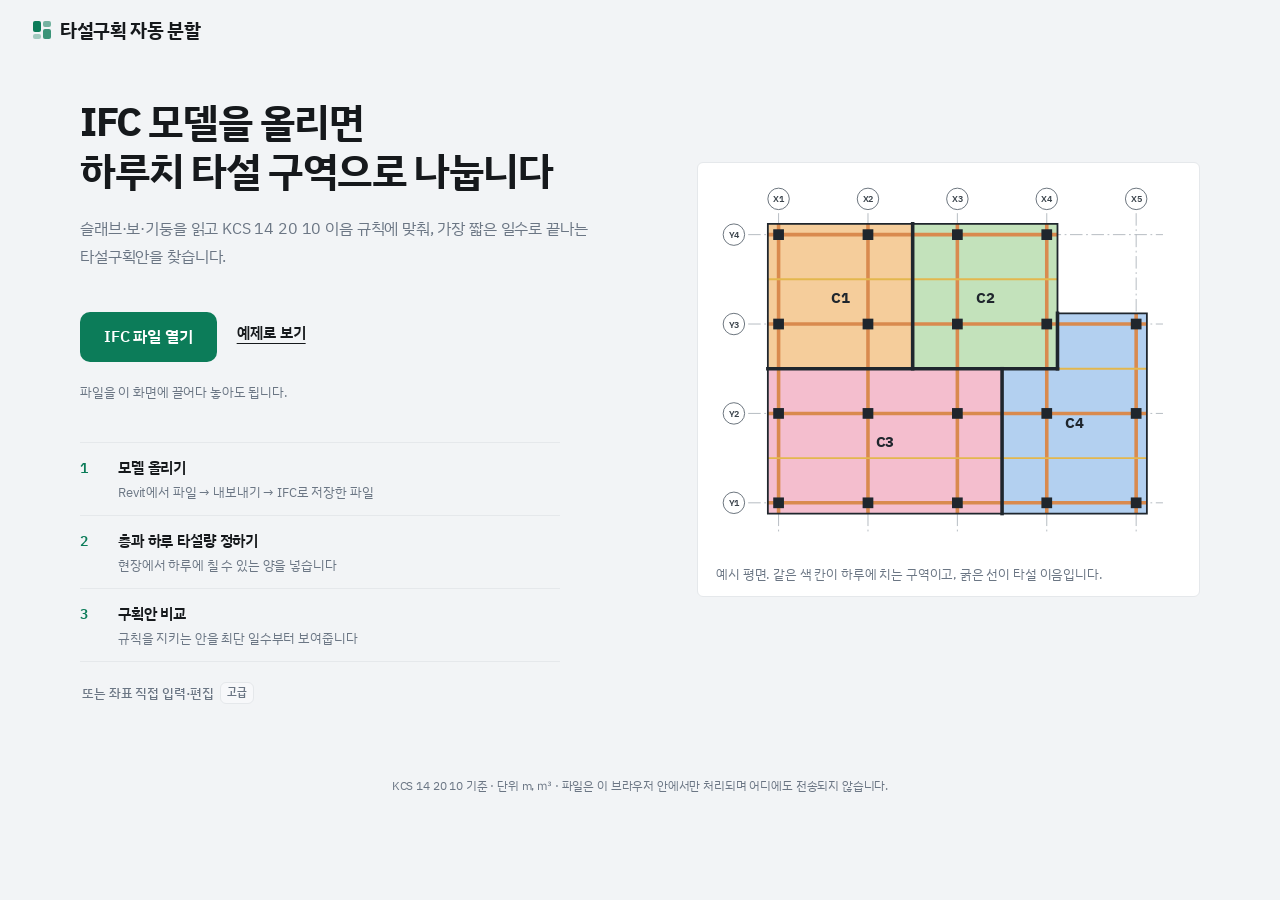
<file: 타설구획_자동분할_v3 (1).html>
<!doctype html>
<html lang="ko">
<head>
<meta charset="utf-8">
<meta name="viewport" content="width=device-width, initial-scale=1, viewport-fit=cover">
<title>타설구획 자동 분할</title>
<link rel="preconnect" href="https://fonts.googleapis.com">
<link rel="preconnect" href="https://fonts.gstatic.com" crossorigin>
<link href="https://fonts.googleapis.com/css2?family=IBM+Plex+Sans+KR:wght@400;500;600;700&family=Noto+Sans+KR:wght@400;500;700&display=swap" rel="stylesheet">
<style>
:root{
  --paper:#F2F4F6; --sheet:#FFFFFF; --card:#FFFFFF; --ink:#16191C; --muted:#6B7684; --rule:#E5E8EB; --field:#F7F8FA;
  --accent:#0C7C59; --accent-soft:#E7F4EE; --accent-ink:#FFFFFF;
  --ok:#0C7C59; --ok-soft:#E7F4EE; --ng:#D6373B; --ng-soft:#FDECEC; --warn:#B26C00; --warn-soft:#FFF4E0;
  --girder:#D9804F; --beam:#E0B23F; --wall:#5E4B86; --col:#16191C; --cell:#E8ECEF;
  --shadow:0 1px 2px rgba(22,25,28,.05), 0 8px 24px rgba(22,25,28,.06);
  box-sizing:border-box;
  padding-top:env(safe-area-inset-top,0px); padding-bottom:env(safe-area-inset-bottom,0px);
  font-family:'IBM Plex Sans KR','Noto Sans KR','Apple SD Gothic Neo','Malgun Gothic',system-ui,sans-serif;
  color-scheme:light;
}
@media (prefers-color-scheme:dark){:root:not([data-theme="light"]){
  --paper:#0F1214; --sheet:#181C1F; --card:#181C1F; --ink:#EDF0F2; --muted:#9BA6B0; --rule:#2A3136; --field:#12171A;
  --accent:#2FBF8F; --accent-soft:#12312A; --accent-ink:#06120D;
  --ok:#2FBF8F; --ok-soft:#12312A; --ng:#FF7B7E; --ng-soft:#3A1E1F; --warn:#F0B24B; --warn-soft:#3A2D14;
  --cell:#262D32; --col:#EDF0F2; --shadow:0 1px 2px rgba(0,0,0,.4);
  color-scheme:dark;
}}
:root[data-theme="dark"]{
  --paper:#0F1214; --sheet:#181C1F; --card:#181C1F; --ink:#EDF0F2; --muted:#9BA6B0; --rule:#2A3136; --field:#12171A;
  --accent:#2FBF8F; --accent-soft:#12312A; --accent-ink:#06120D;
  --ok:#2FBF8F; --ok-soft:#12312A; --ng:#FF7B7E; --ng-soft:#3A1E1F; --warn:#F0B24B; --warn-soft:#3A2D14;
  --cell:#262D32; --col:#EDF0F2; color-scheme:dark;
}
html{scroll-padding-top:env(safe-area-inset-top,0px)}
*,*::before,*::after{box-sizing:inherit}
body{margin:0;background:var(--paper);color:var(--ink);font-size:15px;line-height:1.6;letter-spacing:-.01em;font-variant-numeric:tabular-nums;-webkit-font-smoothing:antialiased}
h1,h2,h3{margin:0;line-height:1.3;letter-spacing:-.02em}

/* 상단 바 */
.top{position:relative;background:var(--sheet);border-bottom:1px solid var(--rule);
  padding:calc(14px + env(safe-area-inset-top,0px)) clamp(16px,4vw,32px) 14px;display:flex;gap:10px 24px;align-items:center;justify-content:space-between;flex-wrap:wrap}
.top h1{font-size:19px;font-weight:700;display:flex;align-items:center;gap:8px}
.top h1::before{content:"";width:22px;height:22px;border-radius:7px;background:var(--accent);box-shadow:inset 0 0 0 3px var(--sheet), 0 0 0 1px var(--accent)}
.top p{margin:3px 0 0;color:var(--muted);font-size:13px;max-width:90ch}
.spec{font-size:12px;color:var(--muted);background:var(--field);border-radius:999px;padding:5px 12px}

@media (max-width:640px){.top{padding-top:calc(10px + env(safe-area-inset-top,0px));padding-bottom:10px}.top p,.spec{display:none}}
.layout{display:grid;grid-template-columns:minmax(320px,400px) minmax(0,1fr);gap:20px;padding:20px clamp(12px,3vw,28px) 60px;align-items:start;max-width:1560px;margin:0 auto}
@media (max-width:980px){.layout{grid-template-columns:1fr;gap:14px;padding-bottom:110px}}
.panel{display:flex;flex-direction:column;gap:12px;min-width:0}
.result{display:flex;flex-direction:column;gap:14px;min-width:0}

/* 카드 */
fieldset,.upload,.sheet,#zoneBlock,#altBlock,.exportcard{background:var(--card);border:1px solid var(--rule);border-radius:16px;box-shadow:var(--shadow)}
fieldset{border:1px solid var(--rule);margin:0;padding:18px 18px 20px;min-width:0}
legend{float:left;width:100%;font-weight:700;font-size:16px;padding:0;margin:0 0 14px;display:flex;gap:9px;align-items:center;line-height:1.3}
legend + *{clear:both}
legend + label, legend + .row2 > div > label{margin-top:0}
legend .n{display:inline-grid;place-items:center;width:24px;height:24px;border-radius:8px;background:var(--accent);color:var(--accent-ink);font-size:12.5px;font-weight:700;flex:none}
label{display:block;font-size:13px;color:var(--muted);margin:14px 0 6px;font-weight:500;line-height:1.4}
label b{color:var(--ink);font-weight:600}
input[type=text],input[type=number],textarea,select{display:block;width:100%;font:inherit;font-size:14px;line-height:1.5;color:var(--ink);background:var(--field);border:1px solid var(--rule);border-radius:10px;padding:10px 12px;transition:border-color .12s,background .12s}
input[type=text]:hover,input[type=number]:hover,textarea:hover,select:hover{background:color-mix(in srgb,var(--field) 60%,var(--card))}
input:focus,textarea:focus,select:focus{outline:none;border-color:var(--accent);background:var(--card);box-shadow:0 0 0 3px var(--accent-soft)}
textarea{min-height:96px;resize:vertical;font-size:13.5px;line-height:1.6;font-family:inherit;font-variant-numeric:tabular-nums;letter-spacing:0}
.row2{display:grid;grid-template-columns:1fr 1fr;gap:0 12px;align-items:start}
.row2 > div{min-width:0}
.check{display:flex;gap:9px;align-items:flex-start;color:var(--ink);font-size:13px;margin-top:12px;line-height:1.5}
.check input{margin-top:3px;accent-color:var(--accent);width:17px;height:17px}
.hint{font-size:12.5px;color:var(--muted);margin:6px 0 0;line-height:1.55}

/* 버튼 */
button{font:inherit;font-size:14px;font-weight:600;border-radius:12px;padding:11px 16px;cursor:pointer;border:1px solid var(--rule);background:var(--card);color:var(--ink);transition:transform .08s,background .12s,border-color .12s}
button:hover{background:var(--field)}
button:active{transform:scale(.985)}
button.primary{background:var(--accent);border-color:var(--accent);color:var(--accent-ink);font-weight:700}
button.primary:hover{filter:brightness(1.07)}
button:disabled{opacity:.45;cursor:not-allowed;transform:none}
button:focus-visible,summary:focus-visible,label:focus-visible{outline:2px solid var(--accent);outline-offset:2px}
.actions{position:sticky;bottom:12px;z-index:15;background:var(--card);border:1px solid var(--rule);border-radius:16px;box-shadow:0 6px 24px rgba(22,25,28,.12);padding:10px;display:flex;gap:8px}
.actions .primary{flex:1;padding:14px 16px;font-size:15px}
@media (max-width:980px){.actions{position:fixed;left:0;right:0;bottom:0;border-radius:0;border-width:1px 0 0;padding:10px clamp(12px,3vw,28px) calc(10px + env(safe-area-inset-bottom,0px))}}

details{background:var(--card);border:1px solid var(--rule);border-radius:16px;padding:16px 18px;box-shadow:var(--shadow)}
details summary{cursor:pointer;font-weight:600;font-size:14px;list-style:none;display:flex;justify-content:space-between;align-items:center}
details summary::-webkit-details-marker{display:none}
details summary::after{content:"＋";color:var(--muted);font-weight:400}
details[open] summary::after{content:"－"}
details ol{padding-left:18px;margin:10px 0 0;font-size:13px;color:var(--muted)}
details li{margin-bottom:6px}
details li::marker{color:var(--accent)}

/* 업로드 카드 */
.upload{padding:18px 18px 16px}
.upload h2{font-size:16px;font-weight:700}
.upload .hint{margin:6px 0 12px}
.drop{display:grid;gap:3px;place-items:center;text-align:center;border:1.5px dashed color-mix(in srgb,var(--accent) 45%,var(--rule));border-radius:14px;padding:26px 12px;cursor:pointer;margin:0;background:var(--accent-soft);transition:background .12s,border-color .12s}
.drop:hover,.drop.over{background:color-mix(in srgb,var(--accent) 14%,var(--card));border-color:var(--accent)}
.drop-main{font-weight:700;font-size:15px;color:var(--accent)}
.drop-sub{font-size:12px;color:var(--muted)}
.vh{position:absolute;width:1px;height:1px;opacity:0;pointer-events:none}
.ifc-status{font-size:13px;margin-top:10px;color:var(--muted);line-height:1.55}
.ifc-status.err{color:var(--ng)} .ifc-status.ok{color:var(--ink)}
.ifc-status ol{margin:8px 0 0;padding-left:18px}
button.wide{width:100%;margin-top:10px}
button.link{border:0;background:none;padding:8px 0 0;color:var(--accent);font-size:13px;font-weight:600}
button.link:hover{background:none;text-decoration:underline}
.form-note{font-size:13px;font-weight:600;color:var(--accent);margin:0 2px 2px}
.or{font-size:12.5px;color:var(--muted);margin:2px 4px 0;line-height:1.5}

/* 알림 */
.msg{display:flex;gap:10px;align-items:flex-start;border-radius:14px;padding:12px 14px;margin:0 0 8px;font-size:14px;line-height:1.55;background:var(--field);border:1px solid var(--rule)}
.msg .tag{flex:none;font-size:11.5px;font-weight:700;padding:3px 9px;border-radius:999px;letter-spacing:.02em}
.msg p{margin:0}
.msg.err{background:var(--ng-soft);border-color:color-mix(in srgb,var(--ng) 25%,transparent)}
.msg.err .tag{background:var(--ng);color:#fff}
.msg.warn{background:var(--warn-soft);border-color:color-mix(in srgb,var(--warn) 25%,transparent)}
.msg.warn .tag{background:var(--warn);color:#fff}
.msg.ok{background:var(--ok-soft);border-color:color-mix(in srgb,var(--ok) 22%,transparent)}
.msg.ok .tag{background:var(--ok);color:#fff}
.empty{background:var(--card);border:1px dashed var(--rule);border-radius:16px;padding:52px 24px;text-align:center;color:var(--muted)}

/* 레이어 칩 */
.layers{display:flex;flex-wrap:wrap;gap:8px;margin:0}
.layers label{display:inline-flex;gap:7px;align-items:center;margin:0;padding:8px 14px;border-radius:999px;background:var(--card);border:1px solid var(--rule);font-size:13px;color:var(--ink);cursor:pointer;font-weight:500;transition:background .12s,border-color .12s}
.layers label:has(input:checked){background:var(--accent-soft);border-color:color-mix(in srgb,var(--accent) 40%,transparent);color:var(--accent);font-weight:700}
.layers label.off{opacity:.4;cursor:not-allowed}
.layer-note{align-self:center;font-size:12.5px;color:var(--muted)}
.layers input{accent-color:var(--accent);width:15px;height:15px}

/* 도면 */
.sheet{padding:14px}
.sheet.fresh{animation:pop .35s ease-out}
@keyframes pop{from{opacity:0;transform:translateY(8px)}to{opacity:1;transform:none}}
.zoomwrap{position:relative}
.drawing{overflow:hidden;border-radius:12px;background:var(--sheet);touch-action:none;cursor:grab}
.drawing.drag{cursor:grabbing}
.drawing svg,.cand svg{letter-spacing:0;word-spacing:0}
.drawing svg{display:block;width:100%;height:auto;max-height:76vh}
.zoomctl{position:absolute;top:10px;right:10px;display:flex;flex-direction:column;gap:6px;z-index:2}
.zoomctl button{width:38px;height:36px;padding:0;font-size:17px;border-radius:11px;background:color-mix(in srgb,var(--card) 92%,transparent);backdrop-filter:blur(4px);box-shadow:var(--shadow)}
.zoomctl button:last-child{font-size:12px;font-weight:700}
.zoomhint{margin:8px 2px 0}
.legend{display:flex;flex-wrap:wrap;gap:6px 16px;font-size:12px;color:var(--muted);margin-top:10px;padding-top:10px;border-top:1px solid var(--rule)}
.legend span{display:inline-flex;gap:6px;align-items:center}
.legend i{display:inline-block;width:16px;height:0;border-top:3px solid;border-radius:2px}
.titleblock{display:grid;grid-template-columns:minmax(0,1.1fr) minmax(0,1.3fr);gap:14px;margin-top:14px;padding-top:14px;border-top:1px solid var(--rule)}
@media (max-width:640px){.titleblock{grid-template-columns:1fr}}
.tb-name h2{font-size:18px;font-weight:700}
.tb-name .sub{color:var(--muted);font-size:12.5px;margin-top:3px}
.tb-facts{display:grid;grid-template-columns:1fr 1fr;gap:8px;margin:0}
.tb-facts div{padding:10px 12px;background:var(--field);border-radius:12px}
.tb-facts dt{font-size:11.5px;color:var(--muted)}
.tb-facts dd{margin:2px 0 0;font-weight:700;font-size:16px}

/* 표 */
.tablewrap{overflow-x:auto;-webkit-overflow-scrolling:touch}
table{border-collapse:collapse;width:100%;font-size:14px}
th,td{padding:11px 12px;border-bottom:1px solid var(--rule);text-align:right;white-space:nowrap}
thead th{font-weight:600;color:var(--muted);font-size:12px;border-bottom:1px solid var(--rule);background:var(--field)}
thead th:first-child{border-radius:10px 0 0 10px}
thead th:last-child{border-radius:0 10px 10px 0}
th:first-child,td:first-child{text-align:left}
tbody tr:last-child td{border-bottom:0}
.sw{display:inline-block;width:12px;height:12px;border-radius:4px;vertical-align:-2px;margin-right:7px}
.over{color:var(--ng);font-weight:700}
h3{font-size:16px;font-weight:700;margin:2px 0 4px}
#detailTitle{margin:6px 4px 0}
#zoneBlock,#altBlock,.exportcard{padding:16px}
#zoneBlock .hint{margin-bottom:6px}
.alts tbody tr{cursor:pointer}
.alts tbody tr.sel td{background:var(--accent-soft)}
.alts tbody tr:hover td{background:var(--field)}
@media (max-width:640px){#altTable{display:none}}

/* 후보 카드 */
.cand-h{display:flex;align-items:baseline;gap:8px}
#candCount{font-size:13px;color:var(--accent);font-weight:700}
.cands{display:grid;grid-template-columns:repeat(auto-fill,minmax(158px,1fr));gap:10px;margin:10px 0 4px}
@media (max-width:480px){.cands{grid-template-columns:1fr 1fr;gap:8px}}
.cand{display:flex;flex-direction:column;gap:6px;text-align:left;padding:10px;border:1px solid var(--rule);border-radius:14px;background:var(--card);color:var(--ink);font-size:12.5px;line-height:1.45;font-weight:400}
.cand:hover{border-color:color-mix(in srgb,var(--accent) 45%,transparent);background:var(--card);box-shadow:var(--shadow)}
.cand[aria-pressed="true"]{border:2px solid var(--accent);padding:9px;background:color-mix(in srgb,var(--accent-soft) 60%,var(--card))}
.cand svg{width:100%;height:auto;display:block;aspect-ratio:4/3;background:var(--field);border-radius:9px}
.cand .ct{display:flex;justify-content:space-between;align-items:baseline;font-weight:700;font-size:14px}
.cand .ct small{font-weight:500;color:var(--muted);font-size:11.5px}
.cand .cm{color:var(--muted)}
.cand .tags{display:flex;flex-wrap:wrap;gap:4px}
.cand .tags span{font-size:11px;font-weight:600;padding:2px 8px;border-radius:999px;background:var(--accent-soft);color:var(--accent)}
.cand .tags span.day{background:var(--warn-soft);color:var(--warn)}

/* 판정 근거 */
.basis{margin-top:12px;padding-top:12px;border-top:1px solid var(--rule)}
.basis table{font-size:12.5px}
.basis td,.basis th{text-align:left;white-space:normal;padding:9px 10px}
.basis td:nth-child(2){text-align:right;white-space:nowrap;font-weight:700}
.basis .src{color:var(--muted);font-size:11.5px}
.inline-btn{margin-left:8px;padding:5px 12px;font-size:12.5px;border-radius:999px;border-color:currentColor;background:var(--card)}
.exports{display:flex;flex-wrap:wrap;gap:8px}
.exports textarea{min-height:110px;margin-top:8px}
.foot{font-size:12px;color:var(--muted);margin-top:14px;max-width:78ch;line-height:1.6}

/* ===== 단계별 화면 ===== */
[hidden]{display:none!important}
body[data-stage="start"] .top p,body[data-stage="pick"] .top p{display:none}
.card{background:var(--card);border:1px solid var(--rule);border-radius:16px;box-shadow:var(--shadow);padding:18px}
.step-h{display:flex;align-items:center;gap:10px;margin-bottom:6px}
.step-h h2{font-size:17px;font-weight:700}
.step-h .n{display:inline-grid;place-items:center;width:26px;height:26px;border-radius:9px;background:var(--accent);color:var(--accent-ink);font-size:13px;font-weight:700}
.step-desc{margin:0 0 12px}
.intro{padding:6px 2px 4px}
.intro h2{font-size:clamp(20px,2.6vw,26px);font-weight:700;letter-spacing:-.03em;line-height:1.35;margin-bottom:14px}
.steps{list-style:none;margin:0;padding:0;display:grid;grid-template-columns:repeat(3,1fr);gap:8px;counter-reset:s}
.steps li{counter-increment:s;background:var(--card);border:1px solid var(--rule);border-radius:14px;padding:12px 12px 12px 42px;position:relative;display:flex;flex-direction:column;gap:2px}
.steps li::before{content:counter(s);position:absolute;left:12px;top:12px;width:22px;height:22px;border-radius:8px;display:grid;place-items:center;background:var(--accent-soft);color:var(--accent);font-size:12px;font-weight:700}
.steps b{font-size:14px}
.steps span{font-size:12px;color:var(--muted)}
@media (max-width:560px){.steps{grid-template-columns:1fr}}
.file-chip{display:flex;align-items:center;justify-content:space-between;gap:10px;background:var(--field);border:1px solid var(--rule);border-radius:12px;padding:10px 12px}
.file-name{font-weight:600;font-size:14px;overflow:hidden;text-overflow:ellipsis;white-space:nowrap}
.file-chip .link{margin:0;padding:0;font-size:13px;font-weight:600;color:var(--accent);cursor:pointer;white-space:nowrap}
#ifcRun{margin-top:14px;padding:14px 16px;font-size:15px}
details.more .actions{position:static;background:none;padding:12px 0 0;border:0}
details.more fieldset{box-shadow:none;margin-top:10px}

/* 1) 시작: 가운데 한 줄, 결과 영역 숨김 */
body[data-stage="start"] .layout,body[data-stage="pick"] .layout{grid-template-columns:minmax(0,600px);justify-content:center;padding-top:36px}
body[data-stage="start"] .result,body[data-stage="pick"] .result{display:none}
body[data-stage="start"] #stepCond{display:none}
body[data-stage="start"] .panel > details:not(#manual){display:none}
body[data-stage="start"] .drop{padding:44px 12px}
body[data-stage="start"] .drop-main{font-size:18px}
/* 2) 층 선택: 파일 카드는 작게, 조건 카드 강조 */
body[data-stage="pick"] .intro,body[data-stage="result"] .intro{display:none}
body[data-stage="pick"] .drop,body[data-stage="result"] .drop{display:none}
body[data-stage="pick"] #stepFile .step-desc,body[data-stage="result"] #stepFile .step-desc{display:none}
body[data-stage="pick"] #stepCond{border:2px solid var(--accent);padding:17px}
body[data-stage="pick"] .panel > details:not(#manual){display:none}
/* 3) 결과: 왼쪽은 좁은 설정 막대, 오른쪽이 결과 */
body[data-stage="result"] .layout{grid-template-columns:minmax(280px,330px) minmax(0,1fr)}
@media (max-width:980px){body[data-stage="result"] .layout{grid-template-columns:1fr}}
body[data-stage="result"] #ifcSample{display:none}
body[data-stage="result"] .step-h h2{font-size:15px}
body[data-stage="result"] .card{padding:14px}

/* 결과 머리글 */
.res-head{background:var(--card);border:1px solid var(--rule);border-radius:16px;box-shadow:var(--shadow);padding:16px 18px;display:flex;flex-wrap:wrap;align-items:center;justify-content:space-between;gap:10px 20px}
.res-head .rt small{display:block;color:var(--muted);font-size:12.5px;font-weight:500}
.res-head .rt h2{font-size:22px;font-weight:700;letter-spacing:-.03em}
.res-head .rt h2 em{font-style:normal;color:var(--accent)}
.res-info{display:flex;flex-wrap:wrap;gap:5px;margin-top:8px}
.res-info span{font-size:11.5px;font-weight:600;padding:3px 9px;border-radius:999px;background:var(--field);border:1px solid var(--rule);color:var(--muted)}
body[data-stage="result"] .ifc-status.ok{display:none}
body[data-stage="pick"] #ifcSample{display:none}
.res-kpis{display:flex;flex-wrap:wrap;gap:8px}
.res-kpis div{background:var(--field);border-radius:12px;padding:8px 12px;min-width:88px}
@media (max-width:560px){.res-kpis{display:grid;grid-template-columns:1fr 1fr;width:100%}}
.res-kpis dt{font-size:11.5px;color:var(--muted)}
.res-kpis dd{margin:1px 0 0;font-size:16px;font-weight:700}

/* 필수 표시 */
.req{display:inline-block;margin-left:4px;font-size:11px;font-weight:700;color:#fff;background:var(--ng);border-radius:6px;padding:1px 6px;vertical-align:1px}
input.invalid{border-color:var(--ng)!important;box-shadow:0 0 0 3px var(--ng-soft)!important;background:var(--card)}
.field-err{margin:6px 0 0;font-size:12.5px;font-weight:600;color:var(--ng)}
/* 고급 입력: 단계별로 숨김 */
.adv{font-size:11px;font-weight:600;color:var(--muted);background:var(--field);border:1px solid var(--rule);border-radius:6px;padding:1px 6px;margin-left:6px}
body[data-stage="pick"] #manual,body[data-stage="pick"] #modelCard,body[data-stage="start"] #modelCard{display:none}
body[data-stage="start"] #manual{background:none;border:0;box-shadow:none;padding:4px 2px}
body[data-stage="start"] #manual:not([open]) summary{justify-content:center;color:var(--muted);font-weight:500;font-size:13px}
body[data-stage="start"] #manual:not([open]) summary::after{content:""}
body[data-stage="start"] #manual:not([open]) summary::before{content:"또는 ";margin-right:3px}
/* 모델 요약 카드 */
.mc-title{font-size:15px;font-weight:700;margin:0 0 10px}
.mc-hero{display:flex;align-items:baseline;gap:6px;padding-bottom:12px;margin-bottom:12px;border-bottom:1px solid var(--rule)}
.mc-hero b{font-size:26px;font-weight:700;letter-spacing:-.03em}
.mc-hero span{font-size:13px;color:var(--muted)}
.mc-bar{height:8px;border-radius:99px;background:var(--field);overflow:hidden;display:flex;margin:-4px 0 6px}
.mc-bar i{display:block;height:100%}
.mc-legend{display:flex;gap:12px;font-size:12px;color:var(--muted);margin-bottom:12px}
.mc-legend span::before{content:"";display:inline-block;width:8px;height:8px;border-radius:3px;margin-right:5px;background:currentColor;vertical-align:0}
.mc-grid{display:grid;grid-template-columns:1fr 1fr;gap:8px;margin:0}
.mc-grid div{background:var(--field);border-radius:12px;padding:9px 11px}
.mc-grid dt{font-size:11.5px;color:var(--muted)}
.mc-grid dd{margin:1px 0 0;font-size:15px;font-weight:700}
.mc-grid dd small{font-size:11.5px;font-weight:500;color:var(--muted);margin-left:3px}
.mc-notes{list-style:none;margin:12px 0 0;padding:12px 0 0;border-top:1px solid var(--rule);display:flex;flex-direction:column;gap:6px}
.mc-notes li{font-size:12.5px;color:var(--muted);display:flex;gap:7px;line-height:1.45}
.mc-notes li::before{content:"✓";color:var(--accent);font-weight:700}

/* ===== 결과 화면 v2: 전체 폭 + 서랍 + 목록/상세 ===== */
body[data-stage="result"] .top p{display:none}
#out{display:flex;flex-direction:column;gap:14px}
body[data-stage="result"] .layout{padding-top:14px}
.res-head{flex-direction:column;align-items:stretch;gap:12px;padding:14px 18px}
.rh-top{display:flex;align-items:center;justify-content:space-between;gap:10px;flex-wrap:wrap}
.rh-main{display:flex;align-items:center;justify-content:space-between;gap:10px 20px;flex-wrap:wrap}
.rh-status{display:flex;align-items:flex-start;gap:10px;flex-wrap:wrap;padding-top:10px;border-top:1px solid var(--rule);font-size:13.5px;color:var(--ink);line-height:1.55}
.rh-status .ok-dot{flex:none;width:8px;height:8px;border-radius:50%;background:var(--ok);margin-top:7px}
.rh-status p{margin:0;flex:1;min-width:240px}
.rh-status .warns{flex:none;padding:4px 10px;border-radius:999px}
.rh-status .warns[open]{flex-basis:100%;border-radius:12px;padding:8px 12px}
.drawer-h{display:none}
body[data-stage="result"] .layout{grid-template-columns:minmax(0,1fr);max-width:1480px}
body[data-stage="result"] .panel{position:fixed;top:0;right:0;bottom:0;width:min(420px,94vw);z-index:60;background:var(--paper);overflow:auto;padding:14px 14px 40px;box-shadow:-10px 0 40px rgba(0,0,0,.18);transform:translateX(105%);transition:transform .25s ease;visibility:hidden}
body.drawer-open .panel{transform:none;visibility:visible}
body.drawer-open::after{content:"";position:fixed;inset:0;background:rgba(15,20,24,.35);z-index:55}
body[data-stage="result"] .drawer-h{display:flex;align-items:center;justify-content:space-between;padding:4px 2px 8px}
.drawer-x{width:36px;height:36px;padding:0;border-radius:10px}
.res-bar{display:flex;align-items:center;justify-content:space-between;gap:10px;flex-wrap:wrap}
.rb-info{display:flex;flex-wrap:wrap;gap:6px;align-items:center;font-size:13px;color:var(--muted)}
.rb-info span{background:var(--card);border:1px solid var(--rule);border-radius:999px;padding:5px 11px;color:var(--ink);font-weight:500}
.rb-info span b{color:var(--muted);font-weight:500;margin-right:4px}
.rb-btn{border-radius:999px;padding:8px 14px;font-size:13px}
#msgs .msg{margin-bottom:0}
#msgs{display:flex;flex-direction:column;gap:8px}
.warns{background:var(--warn-soft);border:1px solid color-mix(in srgb,var(--warn) 25%,transparent);border-radius:14px;padding:10px 14px}
.warns summary{font-size:13.5px;font-weight:600;color:var(--warn);display:flex;gap:8px;align-items:center}
.warns summary::after{content:"펼치기";margin-left:auto;font-size:12px;font-weight:500;color:var(--muted)}
.warns[open] summary::after{content:"접기"}
.warns ul{margin:8px 0 0;padding-left:18px;font-size:13.5px;line-height:1.6}
/* 목록 + 상세 */
.md{display:grid;grid-template-columns:300px minmax(0,1fr);gap:14px;align-items:start}
.md-list{background:var(--card);border:1px solid var(--rule);border-radius:16px;box-shadow:var(--shadow);padding:14px 12px;position:sticky;top:12px;max-height:calc(100vh - 24px);display:flex;flex-direction:column}
.md-list-h{display:flex;align-items:baseline;justify-content:space-between;padding:0 4px 10px}
.md-sub{font-size:12px;color:var(--muted)}
.md-list .cands{display:flex;flex-direction:column;gap:8px;margin:0;overflow:auto;padding:2px;min-height:0}
.md-list .cand{display:grid;grid-template-columns:84px 1fr;grid-template-areas:"svg ct" "svg cm" "svg tags";column-gap:10px;row-gap:2px;align-items:start;padding:8px;flex:none}
.md-list .cand[aria-pressed="true"]{padding:7px}
.md-list .cand svg{grid-area:svg;width:84px;aspect-ratio:1/1}
.md-list .cand .ct{grid-area:ct;font-size:13.5px}
.md-list .cand .cm{grid-area:cm;font-size:12px}
.md-list .cand .tags{grid-area:tags}
.md-detail{background:var(--card);border:1px solid var(--rule);border-radius:16px;box-shadow:var(--shadow);padding:14px 16px 16px;min-width:0}
.dt-head{display:flex;flex-wrap:wrap;align-items:center;justify-content:space-between;gap:8px 12px;margin-bottom:10px}
.dt-head h3{margin:0;font-size:17px}
.dt-head .layers label{padding:6px 11px;font-size:12.5px}
.md-detail .sheet{border:0;box-shadow:none;padding:0;background:none}
.md-detail .drawing{background:var(--field);border-radius:12px}
.md-detail .drawing svg{max-height:62vh}
.dt-zones{margin-top:12px}
.dt-zones .hint{margin-top:6px}
.dt-more{box-shadow:none;border-radius:12px;margin-top:10px;padding:10px 12px}
.md-detail .foot{margin-top:12px}
@media (max-width:980px){
  .md{grid-template-columns:minmax(0,1fr)}
  .md-list,.md-detail{min-width:0}
  .md-list{position:static;max-height:none}
  .md-list .cands{flex-direction:row;overflow-x:auto;padding-bottom:6px}
  .md-list .cand{width:250px}
}

/* ===== 글자 정리 v3 ===== */
body[data-stage="result"] .spec{display:none}
.res-head{gap:14px;padding:16px 20px}
.rh-cond{display:flex;flex-wrap:wrap;align-items:center;gap:6px;font-size:13.5px;font-weight:600;color:var(--ink)}
.rh-cond i{font-style:normal;color:var(--muted);font-weight:400;margin:0 2px}
.rh-main{align-items:flex-end}
.rh-title{display:flex;align-items:center;gap:14px}
.rh-days{display:flex;align-items:baseline;gap:2px;color:var(--accent);line-height:1}
.rh-days b{font-size:56px;font-weight:800;letter-spacing:-.04em}
.rh-days span{font-size:22px;font-weight:700}
.rh-sub{display:flex;flex-direction:column;gap:4px}
.rh-lbl{font-size:18px;font-weight:700;color:var(--ink);letter-spacing:-.02em}
.rh-zones{font-size:13.5px;color:var(--muted);font-weight:500}
.rh-fail{font-size:20px;font-weight:700;color:var(--ng)}
.rh-badge{align-self:flex-start;font-size:12px;font-weight:700;padding:3px 9px;border-radius:999px;margin-top:2px}
.rh-badge.ok{background:var(--ok-soft);color:var(--ok)}
.rh-badge.warn{background:var(--warn-soft);color:var(--warn)}
.res-kpis div{min-width:104px;padding:10px 14px}
.res-kpis dd{font-size:20px;letter-spacing:-.02em}
.res-kpis dd small{font-size:12px;font-weight:600;color:var(--muted);margin-left:2px}
.rh-act{display:flex;align-items:center;gap:8px;position:relative}
.rh-act .warns{padding:6px 12px;border-radius:999px;background:var(--warn-soft)}
.rh-act .warns summary{color:var(--warn);font-weight:700}
.rh-act .warns[open]{position:absolute;right:0;top:44px;z-index:5;width:min(460px,86vw);border-radius:12px;padding:12px 14px;box-shadow:var(--shadow)}
.rh-foot .warns{display:inline-block;padding:4px 12px;border-radius:999px}
.rh-foot .warns[open]{display:block;border-radius:12px;padding:10px 14px}
.warns summary{font-size:13px}
.warns summary::after{content:""}
/* 카드 */
.cand .ct{align-items:center;justify-content:flex-start;gap:6px}
.rec{font-style:normal;font-size:11px;font-weight:700;color:var(--accent);background:var(--accent-soft);border-radius:999px;padding:1px 7px;margin-left:6px;vertical-align:2px}
.cand .ct small{margin-left:auto}
.cand .cm{display:flex;gap:12px;color:var(--ink)}
.cand .cm > span{display:flex;flex-direction:column;line-height:1.2}
.cand .cm em{font-style:normal;font-size:11px;color:var(--muted);font-weight:500}
.cand .cm u{text-decoration:none;font-size:11px;color:var(--muted);margin-left:1px}
.cand .cm strong{font-size:16px;font-weight:700;white-space:nowrap}
.md-list .cand{grid-template-areas:"svg ct" "svg cm";align-items:center;padding:10px}
.md-list .cand[aria-pressed="true"]{padding:9px}
.md-list .cand svg{width:72px}
.md-list .cand{grid-template-columns:72px 1fr}
.dt-head h3{display:flex;align-items:center}
/* 구역표 */
#zoneTable td small.day{font-size:11px;color:var(--muted);font-weight:500;margin-left:4px}
#zoneTable .gauge{display:inline-block;width:56px;height:6px;border-radius:9px;background:var(--field);margin-right:8px;vertical-align:1px;overflow:hidden}
#zoneTable .gauge i{display:block;height:100%;background:var(--accent);border-radius:9px}
#zoneTable td.over .gauge i{background:var(--ng)}
#zoneTable tr.sum td{font-weight:700;border-top:1px solid var(--rule)}
#zoneTable tr.sum td:last-child{font-weight:500;color:var(--muted)}
@media (max-width:560px){#zoneTable th:nth-child(3),#zoneTable td:nth-child(3){display:none}#zoneTable .gauge{width:34px;margin-right:6px}#zoneTable th,#zoneTable td{padding:10px 8px}.dt-head .layers label{padding:5px 9px;font-size:12px}.rh-days b{font-size:44px}.res-kpis{display:grid;grid-template-columns:repeat(3,1fr);gap:6px;width:100%}.res-kpis div{min-width:0;padding:8px 10px}.res-kpis dd{font-size:17px}.res-kpis dt{font-size:11px}}

/* ===== 머리글·바닥글 정리 ===== */
.md.no-list{grid-template-columns:minmax(0,1fr)}
.md.no-list .md-detail .drawing svg{max-height:70vh}
.rh-fail{color:var(--ng)}
.ifc-status.err{background:var(--ng-soft);border:1px solid color-mix(in srgb,var(--ng) 25%,transparent);border-radius:12px;padding:10px 12px;line-height:1.6;color:var(--ink)}
.ifc-status.err b{color:var(--ng)}
body[data-stage="start"] #stepFile .step-h{display:none}
body[data-stage="start"] #stepFile{padding-top:16px}
.top{position:static;background:transparent;border:0;box-shadow:none;padding:18px clamp(16px,4vw,32px) 0;display:block}
.brand{display:inline-flex;align-items:center;gap:8px;font-size:15px;font-weight:700;letter-spacing:-.02em;color:var(--ink);margin:0}
.brand::before{content:none!important;display:none!important}
.brand svg{flex:none}
body[data-stage="start"] .layout,body[data-stage="pick"] .layout{padding-top:28px}
body[data-stage="result"] .layout{padding-top:12px}
.site-foot{text-align:center;font-size:12px;color:var(--muted);padding:8px 16px 28px}
@media (max-width:980px){.site-foot{padding-bottom:110px}}
body[data-stage="result"] .site-foot{padding-bottom:28px}

/* 상태 칩 */
.sum-chips{display:flex;flex-wrap:wrap;gap:6px;align-items:center}
.sum-chips span,.sum-chips b{font-size:12.5px;padding:3px 10px;border-radius:999px;background:var(--field);border:1px solid var(--rule);color:var(--ink);font-weight:500}
.sum-chips b{background:var(--accent-soft);border-color:transparent;color:var(--accent);font-weight:700}
.ifc-status.ok{color:var(--ink)}
body[data-stage="result"] .ifc-status.ok{display:block}

/* ===== 첫 화면: 도면 히어로 ===== */
.hero,.drop-veil{display:none}
body[data-stage="start"] .layout{grid-template-columns:minmax(0,1120px);justify-content:center;padding-top:clamp(28px,6vh,72px)}
body[data-stage="start"] #intro,body[data-stage="start"] #stepFile{display:none}
body[data-stage="start"] .hero{display:grid;grid-template-columns:minmax(0,1.1fr) minmax(0,1fr);gap:clamp(28px,5vw,64px);align-items:center}
.hero-title{font-size:clamp(28px,3.2vw,40px);font-weight:700;line-height:1.24;letter-spacing:-.035em;color:var(--ink);margin:0 0 18px;word-break:keep-all}
.hero-lede{font-size:16px;line-height:1.75;color:var(--muted);max-width:32em;margin:0 0 28px;word-break:keep-all}
.hero-actions{display:flex;align-items:center;gap:18px;flex-wrap:wrap}
.btn-primary{display:inline-flex;align-items:center;background:var(--accent);color:#fff;font-weight:600;font-size:15.5px;padding:14px 24px;border-radius:10px;cursor:pointer;transition:background .15s}
.btn-primary:hover{background:color-mix(in srgb,var(--accent) 85%,#000)}
.btn-primary:focus-visible,.btn-quiet:focus-visible{outline:3px solid color-mix(in srgb,var(--accent) 45%,transparent);outline-offset:3px}
.btn-quiet{background:none;border:0;box-shadow:none;padding:6px 2px;font-size:15px;font-weight:600;color:var(--ink);text-decoration:underline;text-underline-offset:5px;text-decoration-thickness:1px;border-radius:4px}
.btn-quiet:hover{color:var(--accent);background:none}
.hero-drop{font-size:13px;color:var(--muted);margin:14px 0 0}
@media (hover:none){.hero-drop{display:none}}
.hero-steps{list-style:none;counter-reset:st;margin:40px 0 0;padding:0;border-top:1px solid var(--rule);max-width:32em}
.hero-steps li{counter-increment:st;display:grid;grid-template-columns:28px 1fr;column-gap:10px;padding:13px 0;border-bottom:1px solid var(--rule)}
.hero-steps li::before{content:counter(st);grid-row:span 2;font-size:14px;font-weight:600;color:var(--accent);font-variant-numeric:tabular-nums;padding-top:1px}
.hero-steps b{font-size:14.5px;font-weight:600;color:var(--ink)}
.hero-steps span{font-size:13px;color:var(--muted);margin-top:2px}
.hero-plan{margin:0;background:#fff;border:1px solid var(--rule);border-radius:6px;padding:18px 18px 12px}
.hero-plan svg{display:block;width:100%;height:auto}
.hero-plan figcaption{font-size:12.5px;color:var(--muted);margin-top:8px;line-height:1.55}
.hp-grid line{stroke:#9aa3ab;stroke-width:.8;stroke-dasharray:14 4 2 4}
.hp-bub circle{fill:#fff;stroke:#5b6670;stroke-width:1}
.hp-bub text{font-size:10px;font-weight:600;fill:#3a434b;text-anchor:middle;font-family:inherit}
.hp-beam line{stroke:#D98A4E;stroke-width:4}
.hp-sub line{stroke:#E3B74E;stroke-width:2.2}
.hp-col rect{fill:#1f262d}
.hp-slab{fill:none;stroke:#1f262d;stroke-width:2}
.hp-joint line{stroke:#1f262d;stroke-width:4;stroke-linecap:square}
.hp-lbl text{font-size:17px;font-weight:700;fill:#1f262d;text-anchor:middle;font-family:inherit}
.hp-zones .z{opacity:.85}
@media (prefers-reduced-motion:no-preference){
  body[data-stage="start"] .hp-zones .z,body[data-stage="start"] .hp-lbl .l{opacity:0;animation:hpIn .45s ease-out forwards}
  body[data-stage="start"] .hp-joint .j{stroke-dasharray:400;stroke-dashoffset:400;animation:hpDraw .5s ease-out forwards}
  .z1,.l1{animation-delay:.5s!important}.z2,.l2{animation-delay:.95s!important}.z3,.l3{animation-delay:1.4s!important}.z4,.l4{animation-delay:1.85s!important}
  .j1{animation-delay:.8s!important}.j2{animation-delay:1.25s!important}.j3{animation-delay:1.7s!important}.j4{animation-delay:2.1s!important}
}
@keyframes hpIn{to{opacity:.85}}
.hp-lbl .l{animation-name:hpInL!important}
@keyframes hpInL{to{opacity:1}}
@keyframes hpDraw{to{stroke-dashoffset:0}}
body[data-stage="start"] #manual{margin-top:4px;width:100%;max-width:1120px;justify-self:center}
body[data-stage="start"] #manual:not([open]) summary{justify-content:flex-start;padding-left:0}
@media (max-width:900px){
  body[data-stage="start"] .hero{grid-template-columns:1fr}
  .hero-plan{order:2}
  .hero-steps{margin-top:28px}
}
/* 화면 어디에나 끌어다 놓기 */
body.dragging .drop-veil{display:flex;position:fixed;inset:12px;z-index:80;border:2px dashed var(--accent);border-radius:14px;background:color-mix(in srgb,var(--accent) 8%,rgba(255,255,255,.85));align-items:center;justify-content:center;pointer-events:none}
.drop-veil span{font-size:17px;font-weight:600;color:var(--accent)}

/* 정렬 · 비상 중단선 · 시공 기록 */
.sortseg{display:flex;gap:4px;background:var(--field);border-radius:10px;padding:3px;margin:0 2px 10px}
.sortseg button{flex:1;border:0;box-shadow:none;background:none;font-size:12px;padding:7px 6px;border-radius:8px;color:var(--muted);font-weight:600}
.sortseg button[aria-pressed="true"]{background:var(--card);color:var(--ink);box-shadow:0 1px 2px rgba(0,0,0,.08)}
.sf{display:inline-block;font-size:11px;font-weight:700;padding:1px 7px;border-radius:999px;margin-left:4px}
.sf.ok{background:var(--ok-soft);color:var(--ok)}.sf.weak{background:var(--ng-soft);color:var(--ng);cursor:help}
tr.donerow td{color:var(--muted)}
.rec-bar{display:flex;align-items:center;gap:10px;flex-wrap:wrap;margin:0 0 10px}
.rec-bar .rb-btn[aria-pressed="true"]{background:var(--ink);color:#fff;border-color:var(--ink)}
.rec-hint{font-size:12.5px;color:var(--muted)}
.rec-panel{border:1px solid var(--rule);border-radius:12px;padding:12px 14px;margin-bottom:10px;background:var(--field);display:flex;flex-direction:column;gap:10px;font-size:13.5px}
.rp-row{display:flex;align-items:center;gap:8px;flex-wrap:wrap}
.rp-row input{width:90px;padding:7px 9px}
.rp-row button{padding:7px 12px;font-size:13px}
.rp-row b{font-size:14px}
.rp-warn{color:var(--ng);font-weight:600}
.rp-result{background:var(--card);border:1px solid var(--rule);border-radius:10px;padding:10px 12px;display:flex;flex-direction:column;gap:6px}
.rp-log{font-size:12.5px;color:var(--muted)}
.rebar-note{color:#B8480A;font-weight:600}
.rp-note{font-size:12px;color:var(--muted);flex:1;min-width:220px}
.drawing.recmode{cursor:crosshair}

.cand.dom{opacity:.5}
.sortseg button{white-space:nowrap}
.cm.cm3{grid-template-columns:repeat(3,auto)}
.dom-tag{font-style:normal;font-size:11px;font-weight:600;color:var(--muted);background:var(--field);border-radius:999px;padding:2px 8px;margin-left:6px}
.rec-why{font-size:12.5px;color:var(--muted);margin:-4px 0 10px;line-height:1.55}
.sens-note{font-size:12px;color:var(--muted);margin:-4px 2px 10px;line-height:1.5}
.beam-note{color:#B8480A;font-weight:600}
.rb-btn small{font-size:11px;font-weight:500;opacity:.75;margin-left:4px}
</style>
</head>
<body data-stage="start">
<header class="top">
  <h1 class="brand"><svg viewBox="0 0 20 20" width="20" height="20" aria-hidden="true"><rect x="1" y="1" width="8" height="11" rx="2" fill="var(--accent)"/><rect x="11" y="1" width="8" height="6" rx="2" fill="var(--accent)" opacity=".55"/><rect x="11" y="9" width="8" height="10" rx="2" fill="var(--accent)" opacity=".8"/><rect x="1" y="14" width="8" height="5" rx="2" fill="var(--accent)" opacity=".35"/></svg>타설구획 자동 분할</h1>
</header>

<div class="layout">
<aside class="panel" id="panel">
  <div class="drawer-h"><b>조건 바꾸기 · 모델 정보</b><button type="button" class="drawer-x" id="closeDrawer" aria-label="닫기">✕</button></div>
  <section class="hero" id="hero" aria-labelledby="heroTitle">
    <div class="hero-copy">
      <h2 class="hero-title" id="heroTitle">IFC 모델을 올리면<br>하루치 타설 구역으로 나눕니다</h2>
      <p class="hero-lede">슬래브·보·기둥을 읽고 KCS 14 20 10 이음 규칙에 맞춰, 가장 짧은 일수로 끝나는 타설구획안을 찾습니다.</p>
      <div class="hero-actions">
        <label for="ifcFile" class="btn-primary" tabindex="0" role="button" id="heroOpen">IFC 파일 열기</label>
        <button type="button" class="btn-quiet" id="heroSample">예제로 보기</button>
      </div>
      <p class="hero-drop">파일을 이 화면에 끌어다 놓아도 됩니다.</p>
      <ol class="hero-steps">
        <li><b>모델 올리기</b><span>Revit에서 파일 → 내보내기 → IFC로 저장한 파일</span></li>
        <li><b>층과 하루 타설량 정하기</b><span>현장에서 하루에 칠 수 있는 양을 넣습니다</span></li>
        <li><b>구획안 비교</b><span>규칙을 지키는 안을 최단 일수부터 보여줍니다</span></li>
      </ol>
    </div>
    <figure class="hero-plan">
      <svg viewBox="0 0 520 420" role="img" aria-label="구역이 네 개로 나뉜 예시 평면도">
  <g class="hp-grid">
    <line x1="70" y1="36" x2="70" y2="396"/><line x1="170" y1="36" x2="170" y2="396"/><line x1="270" y1="36" x2="270" y2="396"/><line x1="370" y1="36" x2="370" y2="396"/><line x1="470" y1="36" x2="470" y2="396"/>
    <line x1="36" y1="60" x2="500" y2="60"/><line x1="36" y1="160" x2="500" y2="160"/><line x1="36" y1="260" x2="500" y2="260"/><line x1="36" y1="360" x2="500" y2="360"/>
  </g>
  <g class="hp-bub">
    <circle cx="70" cy="20" r="12"/><text x="70" y="24">X1</text><circle cx="170" cy="20" r="12"/><text x="170" y="24">X2</text><circle cx="270" cy="20" r="12"/><text x="270" y="24">X3</text><circle cx="370" cy="20" r="12"/><text x="370" y="24">X4</text><circle cx="470" cy="20" r="12"/><text x="470" y="24">X5</text>
    <circle cx="20" cy="60" r="12"/><text x="20" y="64">Y4</text><circle cx="20" cy="160" r="12"/><text x="20" y="164">Y3</text><circle cx="20" cy="260" r="12"/><text x="20" y="264">Y2</text><circle cx="20" cy="360" r="12"/><text x="20" y="364">Y1</text>
  </g>
  <g class="hp-zones">
    <polygon class="z z1" points="58,48 220,48 220,210 58,210" fill="#F4C58A"/>
    <polygon class="z z2" points="220,48 382,48 382,210 220,210" fill="#B9DDB0"/>
    <polygon class="z z3" points="58,210 320,210 320,372 58,372" fill="#F2B3C6"/>
    <polygon class="z z4" points="382,148 482,148 482,372 320,372 320,210 382,210" fill="#A6C8EE"/>
  </g>
  <g class="hp-beam">
    <line x1="58" y1="60" x2="382" y2="60"/><line x1="58" y1="160" x2="482" y2="160"/><line x1="58" y1="260" x2="482" y2="260"/><line x1="58" y1="360" x2="482" y2="360"/>
    <line x1="70" y1="48" x2="70" y2="372"/><line x1="170" y1="48" x2="170" y2="372"/><line x1="270" y1="48" x2="270" y2="372"/><line x1="370" y1="48" x2="370" y2="372"/><line x1="470" y1="148" x2="470" y2="372"/>
  </g>
  <g class="hp-sub"><line x1="58" y1="110" x2="382" y2="110"/><line x1="58" y1="210" x2="482" y2="210"/><line x1="58" y1="310" x2="482" y2="310"/></g>
  <g class="hp-col">
    <rect x="64" y="54" width="12" height="12"/><rect x="164" y="54" width="12" height="12"/><rect x="264" y="54" width="12" height="12"/><rect x="364" y="54" width="12" height="12"/>
    <rect x="64" y="154" width="12" height="12"/><rect x="164" y="154" width="12" height="12"/><rect x="264" y="154" width="12" height="12"/><rect x="364" y="154" width="12" height="12"/><rect x="464" y="154" width="12" height="12"/>
    <rect x="64" y="254" width="12" height="12"/><rect x="164" y="254" width="12" height="12"/><rect x="264" y="254" width="12" height="12"/><rect x="364" y="254" width="12" height="12"/><rect x="464" y="254" width="12" height="12"/>
    <rect x="64" y="354" width="12" height="12"/><rect x="164" y="354" width="12" height="12"/><rect x="264" y="354" width="12" height="12"/><rect x="364" y="354" width="12" height="12"/><rect x="464" y="354" width="12" height="12"/>
  </g>
  <polygon class="hp-slab" points="58,48 382,48 382,148 482,148 482,372 58,372"/>
  <g class="hp-joint"><line class="j j1" x1="220" y1="48" x2="220" y2="210"/><line class="j j2" x1="58" y1="210" x2="382" y2="210"/><line class="j j3" x1="320" y1="210" x2="320" y2="372"/><line class="j j4" x1="382" y1="148" x2="382" y2="210"/></g>
  <g class="hp-lbl"><text class="l l1" x="139" y="136">C1</text><text class="l l2" x="301" y="136">C2</text><text class="l l3" x="189" y="298">C3</text><text class="l l4" x="401" y="276">C4</text></g>
</svg>
      <figcaption>예시 평면. 같은 색 칸이 하루에 치는 구역이고, 굵은 선이 타설 이음입니다.</figcaption>
    </figure>
  </section>
  <div class="intro" id="intro">
    <h2>IFC 모델로 콘크리트 타설구획을<br>자동으로 나눕니다</h2>
    <ol class="steps">
      <li><b>모델 올리기</b><span>Revit에서 내보낸 .ifc</span></li>
      <li><b>층·하루 타설량</b><span>구획할 층과 1일 한도</span></li>
      <li><b>구획안 확인</b><span>최단 일수 계획 최대 10개</span></li>
    </ol>
  </div>

  <section class="card step" id="stepFile" aria-labelledby="upTitle">
    <div class="step-h"><span class="n">1</span><h2 id="upTitle">모델 올리기</h2></div>
    <p class="hint step-desc">Revit에서 <b>파일 → 내보내기 → IFC</b>로 저장한 파일을 올리세요.</p>
    <label class="drop" id="drop" for="ifcFile">
      <span class="drop-main">IFC 파일 선택</span>
      <span class="drop-sub">또는 여기로 끌어다 놓기 (.ifc)</span>
    </label>
    <input id="ifcFile" type="file" accept=".ifc,.rvt" class="vh">
    <div class="file-chip" id="fileChip" hidden>
      <span class="file-name" id="fileName"></span>
      <label for="ifcFile" class="link">다른 파일</label>
    </div>
    <div id="ifcStatus" class="ifc-status" role="status"></div>
    <button type="button" class="link" id="ifcSample">예제 IFC로 해보기</button>
  </section>

  <section class="card step" id="stepCond" aria-labelledby="condTitle">
    <div class="step-h"><span class="n">2</span><h2 id="condTitle">층과 조건 정하기</h2></div>
    <div id="ifcPick" hidden>
      <label for="storey"><b>구획할 층</b></label>
      <select id="storey"></select>
    </div>
    <div class="row2">
      <div><label for="P"><b>1일 타설량</b> <span class="req">필수</span></label><input id="P" type="number" step="1" min="1" placeholder="㎥ (예: 120)" required aria-required="true" aria-describedby="pErr"><p class="field-err" id="pErr" hidden>하루 최대 타설량을 입력하세요.</p></div>
      <div><label for="N"><b>구역 수</b> (선택)</label><input id="N" type="number" step="1" min="1" placeholder="자동"></div>
    </div>
    <p class="hint" id="nHint">구역 수는 비워 두면 최단 일수로 자동 계산합니다.</p>
    <button type="button" class="primary wide" id="ifcRun">구획하기</button>
  </section>

  <section class="card" id="modelCard" hidden aria-labelledby="mcTitle">
    <h2 class="mc-title" id="mcTitle">모델 요약</h2>
    <div id="mcBody"></div>
  </section>

  <details class="more" id="manual">
    <summary>좌표 직접 입력·편집 <span class="adv">고급</span></summary>
    <p class="form-note" id="formNote">IFC를 올리거나 [예제 불러오기]를 누르면 아래 칸이 채워집니다.</p>
    <fieldset>
    <legend><span class="n">1</span>슬래브</legend>
    <div class="row2">
      <div><label for="project">프로젝트</label><input id="project" type="text"></div>
      <div><label for="floor">층</label><input id="floor" type="text"></div>
    </div>
    <label for="slab"><b>외곽선 꼭짓점</b> — 한 줄에 x, y (순서대로 한 바퀴)</label>
    <textarea id="slab" spellcheck="false"></textarea>
    <div class="row2">
      <div><label for="t"><b>두께 t</b> (m)</label><input id="t" type="number" step="0.01" min="0"></div>
      <div><label for="C"><b>총 타설량 C</b> (㎥/층)</label><input id="C" type="number" step="0.1" min="0" placeholder="비우면 면적×t"></div>
    </div>
    <p class="hint">C를 넣으면 각 구역 타설량은 면적 비율로 나눠 계산합니다(보 물량 포함 값을 넣으면 보도 반영).</p>
  </fieldset>

    <fieldset>
    <legend><span class="n">2</span>기둥</legend>
    <label for="columns"><b>기둥 중심점</b> — 한 줄에 x, y</label>
    <textarea id="columns" spellcheck="false"></textarea>
    <p class="hint">같은 선 위 이웃 기둥 사이에는 큰보가 있다고 보고 자동으로 만듭니다.</p>
  </fieldset>

    <fieldset>
    <legend><span class="n">3</span>작은보 · 벽 · 개구부</legend>
    <label for="beams"><b>보</b> — x1, y1, x2, y2, 폭</label>
    <textarea id="beams" spellcheck="false" placeholder="비워도 됩니다"></textarea>
    <label for="walls"><b>콘크리트 벽·코어</b> — 사각형 x1, y1, x2, y2</label>
    <textarea id="walls" spellcheck="false" placeholder="비워도 됩니다"></textarea>
    <label for="openings"><b>개구부·계단실</b> — 사각형 x1, y1, x2, y2</label>
    <textarea id="openings" spellcheck="false" placeholder="비워도 됩니다"></textarea>
  </fieldset>

    <div class="actions">
      <button type="button" class="primary" id="run">입력값으로 다시 계산</button>
      <button type="button" id="example">예제 불러오기</button>
    </div>
  </details>

  <details>
    <summary>규칙 설정값</summary>
    <div class="row2">
      <div><label for="ratio">가운데 구간 비율</label><input id="ratio" type="text" value="1/3"></div>
      <div><label for="mult">작은보 이격 배수 (옆면에서, 폭×)</label><input id="mult" type="number" step="0.5" min="0" value="2"></div>
      <div><label for="defW">기본 작은보 폭 (m)</label><input id="defW" type="number" step="0.05" min="0.05" value="0.4"></div>
      <div><label for="minCut">최소 절단 가능 폭 (m)</label><input id="minCut" type="number" step="0.05" min="0" value="0.05"></div>
      <div><label for="cantMin">캔틸레버로 보는 내민 길이 (m)</label><input id="cantMin" type="number" step="0.05" min="0" value="0.6"></div>
      <div><label for="gridTol">기둥 그리드 묶는 오차 (m)</label><input id="gridTol" type="number" step="0.05" min="0" value="0.3"></div>
      <div><label for="minWallT">구조벽으로 볼 최소 두께 (m)</label><input id="minWallT" type="number" step="0.05" min="0" value="0.2"></div>
      <div class="chk"><label><input type="checkbox" id="inclBeam"> 보 물량까지 넣어 구획 (기본: 슬래브만 — 연구범위 문서 6장)</label></div>
      <div><label for="tolC">추천 허용폭 — 중단선 커버율 (%p)</label><input id="tolC" type="number" step="1" min="0" value="10"></div>
      <div><label for="tolJ">추천 허용폭 — 이음 총길이 (%)</label><input id="tolJ" type="number" step="1" min="0" value="10"></div>
      <div><label for="truck">트럭 적재량 (㎥)</label><input id="truck" type="number" step="0.5" min="1" value="6"></div>
      <div><label for="tieTol">대표 선 동률 허용폭 (㎥)</label><input id="tieTol" type="number" step="0.1" min="0" value="0.5"></div>
      <div><label for="pourDir">진행 방향</label><select id="pourDir"><option value="auto">자동 (네 방향 계산 후 추천)</option><option value="X+">X+ (왼쪽 → 오른쪽)</option><option value="X-">X− (오른쪽 → 왼쪽)</option><option value="Y+">Y+ (아래 → 위)</option><option value="Y-">Y− (위 → 아래)</option></select></div>
      <div class="chk"><label><input type="checkbox" id="linkDetached"> 떨어진 작은 바닥을 가까운 구역과 같은 날 치기 (문서 규칙 6과 다름)</label></div>
      <div><label for="restarts">대안 탐색 횟수</label><input id="restarts" type="number" step="10" min="10" max="500" value="120"></div>
    </div>
    <label class="check"><input id="cantExt" type="checkbox"><span>캔틸레버를 안쪽 절단선의 연장선으로 나누는 것 허용 — 규칙 4와 다른 예외 설정입니다. 켜기 전에 구조기술자 확인이 필요합니다.</span></label>
  </details>

  <details>
    <summary>JSON으로 한 번에 넣기 (Revit·Dynamo 추출 파일)</summary>
    <label for="jsonFile">JSON 파일 선택</label>
    <input id="jsonFile" type="file" accept=".json,application/json">
    <label for="jsonText">또는 내용 붙여넣기</label>
    <textarea id="jsonText" spellcheck="false" placeholder='{"slab":[[0,0],...],"columns":[...]}'></textarea>
    <button type="button" id="jsonLoad">붙여넣은 JSON 적용</button>
  </details>

  <details>
    <summary>적용 규칙 6가지</summary>
    <ol>
      <li>보를 가로지를 때 순경간(지지 부재 면 사이)의 가운데 1/3 안에서만 자른다 (KCS 3.6.1(1)·3.6.5(1), 수치는 ACI 318-14 26.5.6.2(b) 참조)</li>
      <li>작은보 옆면에서 작은보 폭의 2배 이내는 비우고, 그 큰보를 자르는 이음은 경사 인장철근으로 보강한다 (KCS 3.6.5(1) 단서, ACI 318 26.5.6.2(c))</li>
      <li>벽·코어·개구부는 지나갈 수 없다. 이음선은 슬래브 한가운데서 꺾지 않고 슬래브 끝·벽·다른 이음선까지 곧게 간다(T자 교차 허용) (KCS 3.6.1(1)·3.6.5(1))</li>
      <li>캔틸레버는 자르지 않고 옆 구역에 통째로 붙인다 (KCS 3.6.4(1))</li>
      <li>절단선은 그리드와 나란한 직선만 쓴다 (KCS 3.6.2(1), 3.7.1(3) + 시공성)</li>
      <li>한 구역은 하나로 이어져야 한다 — 씨앗 확장 (KCS 3.7.1(2))</li>
    </ol>
    <p class="hint">물량은 슬래브 + 슬래브 아래 보(보는 실제 놓인 칸에 배분). 구역 수 하한 = max(올림(총량 ÷ 하루 타설량), 하루 타설량의 절반을 넘는 단위 수). 비상 중단선은 트럭 한 대분마다 하나(2장), 시공 중 재분할은 최소 변경이 기본(3장).</p>
    <ol hidden>
    </ol>
  </details>

</aside>

<main class="result" id="result" aria-live="polite">
  <div class="empty" id="empty">
    <p>구획 결과가 여기에 나옵니다.</p>
  </div>
  <div id="out" hidden>
    <div class="res-head" id="resHead"></div>
    <div id="msgs"></div>
    <div class="md">
      <section class="md-list" id="altBlock" aria-label="구획안 목록">
        <div class="md-list-h"><h3 class="cand-h">구획안 <span id="candCount"></span></h3></div>
        <div class="sortseg" role="group" aria-label="정렬"><button type="button" data-sort="rec" aria-pressed="true" title="제안 기준: 커버율 → 이음 → 균형 (허용폭 안이면 동률)">추천</button><button type="button" data-sort="bal" aria-pressed="false" title="물량 균형 높은 순">균형</button><button type="button" data-sort="joint" aria-pressed="false" title="이음 총길이 짧은 순">이음</button><button type="button" data-sort="cov" aria-pressed="false" title="비상중단선 커버율 높은 순">커버율</button></div>
        <p class="sens-note" id="sensNote"></p>
        <div class="cands" id="cands"></div>
        <div class="tablewrap" hidden><table class="alts" id="altTable"></table></div>
      </section>
      <section class="md-detail" id="detail" aria-live="polite">
        <div class="dt-head">
          <h3 id="detailTitle">선택한 구획안</h3>
          <div class="layers" role="group" aria-label="도면 표시">
            <label><input type="checkbox" data-layer="zones" checked>구획</label>
            <label title="규칙 1·2를 만족하는 절단 가능 위치"><input type="checkbox" data-layer="cand">절단선</label>
            <label title="반드시 한 번에 쳐야 하는 덩어리"><input type="checkbox" data-layer="units">타설 단위</label>
            <label><input type="checkbox" data-layer="struct" checked>구조</label>
            <label title="트럭 한 대분마다 멈춰도 되는 대표 자리"><input type="checkbox" data-layer="stops">비상 중단선</label>
            <span class="layer-note" id="layerNote"></span>
          </div>
        </div>
        <p class="rec-why" id="recWhy"></p>
        <div class="rec-bar"><button type="button" class="rb-btn" id="recToggle" aria-pressed="false">시공 중 기록·재분할 <small>부가 기능 · 연구범위 밖</small></button><span class="rec-hint" id="recHint">연구범위(계획 단계) 밖의 부가 기능입니다. 실제로 친 범위를 기록하고 남은 영역을 다시 나눕니다.</span></div>
        <div class="rec-panel" id="recPanel" hidden></div>
        <input type="file" id="recFile" accept=".json,application/json" hidden>
        <div class="sheet" id="sheet">
          <div class="zoomwrap">
            <div class="drawing" id="drawing"></div>
            <div class="zoomctl">
              <button type="button" id="zIn" aria-label="확대">+</button>
              <button type="button" id="zOut" aria-label="축소">−</button>
              <button type="button" id="zFit" aria-label="전체 보기">전체</button>
            </div>
          </div>
          <div class="legend" id="legend"></div>
          <div class="titleblock" hidden>
            <div class="tb-name"><h2 id="tbTitle"></h2><div class="sub" id="tbSub"></div></div>
            <dl class="tb-facts" id="tbFacts"></dl>
          </div>
        </div>
        <div class="dt-zones" id="zoneBlock">
          <div class="tablewrap"><table id="zoneTable"></table></div>
          <p class="hint beam-note" id="beamNote"></p>
          <p class="hint rebar-note" id="rebarNote"></p>
        </div>
        <details class="dt-more">
          <summary>판정 근거</summary>
          <div class="basis tablewrap" id="basis" aria-label="판정 근거"></div>
        </details>
        <details class="dt-more">
          <summary>내보내기</summary>
          <div class="exports">
            <button type="button" id="dlCsv">구역표 CSV 저장</button>
            <button type="button" id="dlSvg">도면 SVG 저장</button>
            <button type="button" id="dlJson">입력값 JSON 저장</button>
          </div>
          <label for="exportText">저장이 안 되는 환경에서는 아래 내용을 복사해 쓰세요.</label>
          <textarea id="exportText" readonly spellcheck="false"></textarea>
        </details>
        <p class="foot">타설량은 슬래브는 면적 비율로, 보는 실제 놓인 위치로 배분한 값입니다. 이음 위치는 구조기술자 확인 후 확정하세요.</p>
      </section>
    </div>
  </div>
</main>
</div>
<div class="drop-veil" aria-hidden="true"><span>여기에 놓으면 모델을 읽습니다</span></div>
<footer class="site-foot">KCS 14 20 10 기준 · 단위 m, ㎥ · 파일은 이 브라우저 안에서만 처리되며 어디에도 전송되지 않습니다.</footer>
<script>
// ===== [core] 계산: 규칙 1~6, 구획 탐색, 타설 일정, 비상 중단선, 시공 중 재분할 =====
// ===== CORE-START : 화면과 무관한 계산 로직 (규칙 1~6) =====
const EPS = 1e-6, TOL = 0.05;

function uniqSorted(arr, e) {
  const a = arr.slice().sort((p, q) => p - q), out = [];
  for (const v of a) if (!out.length || Math.abs(v - out[out.length - 1]) > e) out.push(v);
  return out;
}
function pip(x, y, poly) {
  let inside = false;
  for (let i = 0, j = poly.length - 1; i < poly.length; j = i++) {
    const [xi, yi] = poly[i], [xj, yj] = poly[j];
    if ((yi > y) !== (yj > y) && x < (xj - xi) * (y - yi) / (yj - yi) + xi) inside = !inside;
  }
  return inside;
}
function inRect(x, y, r) { return x > r[0] && x < r[2] && y > r[1] && y < r[3]; }
function normRect(r) { return [Math.min(r[0], r[2]), Math.min(r[1], r[3]), Math.max(r[0], r[2]), Math.max(r[1], r[3])]; }
function mkBeam(o, c, a, b, w, kind) { return { o, c, a, b, w, kind, j: [] }; }

// 규칙 1·2: 보를 가로지르는 위치 pos가 가운데 구간 안이고, 작은보 접합부 ±(배수×폭) 밖인가
function crossOK(beam, pos, r, m) {
  // 규칙 1: 순경간(지지 부재 면 사이) L의 가운데 비율 r 구간 (문서 v2 규칙 1)
  const fa = beam.fa !== undefined ? beam.fa : beam.a, fb = beam.fb !== undefined ? beam.fb : beam.b;
  const L = fb - fa, lo = fa + L * (1 - r) / 2, hi = fb - L * (1 - r) / 2;
  if (pos < lo - EPS || pos > hi + EPS) return { ok: false, why: 'mid' };
  // 규칙 2: 작은보 옆면에서 작은보 폭 × m 떨어진 곳 (KCS 14 20 10 3.6.5(1) '약 2배 거리만큼 떨어진 곳', ACI 318 26.5.6.2(c) 면에서 잼)
  for (const jn of beam.j) if (Math.abs(pos - jn.pos) < jn.w / 2 + m * jn.w - EPS) return { ok: false, why: 'jn' };
  return { ok: true };
}

function analyze(inp) {
  const W = [], E = [];
  // 슬래브는 여러 조각일 수 있다(Revit에서 바닥을 나눠 그린 경우). 조각들의 합집합을 한 바닥으로 본다
  const polys = (inp.slabs && inp.slabs.length ? inp.slabs : [inp.slab])
    .filter(p => Array.isArray(p) && p.length >= 3).map(p => p.map(q => [+q[0], +q[1]]));
  const poly = polys[0];
  if (!poly) { E.push('슬래브 외곽선 꼭짓점을 3개 이상 입력하세요.'); return { E, W }; }
  if (inp.columns.length < 2) {
    E.push(inp.columns.length ? '이 층을 받치는 기둥을 1개밖에 찾지 못했습니다. 보 구조 규칙(보 경간 기준)을 적용할 수 없습니다.'
      : '이 층을 받치는 기둥을 찾지 못했습니다. 벽식 구조처럼 기둥이 없는 층은 보 경간을 기준으로 하는 규칙 1·2를 적용할 수 없습니다. 보 구조 층을 선택하세요.');
    return { E, W };
  }
  const pipAny = (x, y) => polys.some(pg => pip(x, y, pg));
  outer: for (const pg of polys) for (let i = 0; i < pg.length; i++) {
    const p = pg[i], q = pg[(i + 1) % pg.length];
    if (Math.abs(p[0] - q[0]) > TOL && Math.abs(p[1] - q[1]) > TOL) { W.push('슬래브 외곽선에 사선 변이 있어 계단 모양으로 근사했습니다.'); break outer; }
  }
  const r = inp.ratio, m = inp.mult;
  // 구조벽만 반영: 기준보다 얇은 벽(칸막이·건식벽)은 절단 판정에서 제외한다
  const minWallT = inp.minWallT > 0 ? inp.minWallT : 0.2;
  const allWalls = (inp.walls || []).map(normRect);
  const walls = allWalls.filter(w => Math.min(w[2] - w[0], w[3] - w[1]) >= minWallT - 1e-9);
  const openings = (inp.openings || []).map(normRect);
  // 규칙 3 보완: 슬래브 끝을 따라 놓인 외벽은 절단선이 '관통'하는 것이 아니라 거기서 '끝나는' 자리다.
  // 벽의 긴 면 한쪽 바로 바깥이 슬래브 밖이면 외곽벽으로 보고, 절단을 막는 벽에서 뺀다
  const isPerimeterWall = w => {
    const dx = w[2] - w[0], dy = w[3] - w[1], d = 0.15, pts = [];
    for (const t of [0.2, 0.5, 0.8]) {
      if (dx >= dy) { const x = w[0] + dx * t; pts.push([[x, w[1] - d], [x, w[3] + d]]); }
      else { const y = w[1] + dy * t; pts.push([[w[0] - d, y], [w[2] + d, y]]); }
    }
    let out = 0; for (const [p, q] of pts) if (!pipAny(p[0], p[1]) || !pipAny(q[0], q[1])) out++;
    return out >= 2;
  };
  const perimeterWalls = walls.filter(isPerimeterWall);
  const innerWalls = walls.filter(w => !perimeterWalls.includes(w));
  if (allWalls.length - walls.length) W.push(`두께 ${minWallT} m 미만인 벽 ${allWalls.length - walls.length}개는 칸막이벽으로 보고 제외했습니다.`);
  // 기둥 좌표가 조금씩 어긋난 모델에서 그리드선이 수십 개로 쪼개지지 않도록 묶는 허용오차
  const gtol = inp.gridTol > 0 ? inp.gridTol : 0.3;
  const cluster = (vals) => {
    const a = vals.slice().sort((p, q) => p - q), out = [];
    let run = [a[0]];
    for (let i = 1; i < a.length; i++) {
      if (a[i] - run[run.length - 1] <= gtol) run.push(a[i]);
      else { out.push(run.reduce((p, q) => p + q, 0) / run.length); run = [a[i]]; }
    }
    if (run.length) out.push(run.reduce((p, q) => p + q, 0) / run.length);
    return out.map(v => Math.round(v * 1000) / 1000);
  };
  const xs = cluster(inp.columns.map(c => c[0])), ys = cluster(inp.columns.map(c => c[1]));
  const snap = (v, arr) => { let best = v, bd = gtol; for (const a of arr) { const d = Math.abs(a - v); if (d <= bd) { bd = d; best = a; } } return best; };
  const cs = inp.columns.map(c => [snap(c[0], xs), snap(c[1], ys)]);
  const onCol = (x, y) => cs.some(c => Math.abs(c[0] - x) <= gtol && Math.abs(c[1] - y) <= gtol);
  const touchesSlab = (x, y, o) => {
    const d = 0.05;
    return o === 'h' ? (pipAny(x, y + d) || pipAny(x, y - d)) : (pipAny(x + d, y) || pipAny(x - d, y));
  };

  // 입력한 보(모델에서 읽은 보)를 먼저 등록: 양 끝이 기둥이면 큰보, 아니면 작은보
  const beams = [];
  let diag = 0;
  for (const row of inp.beams) {
    const [x1, y1, x2, y2] = row; const w = row[4] > 0 ? row[4] : inp.defW;
    let b;
    if (Math.abs(y1 - y2) <= TOL) b = mkBeam('h', (y1 + y2) / 2, Math.min(x1, x2), Math.max(x1, x2), w, 'B');
    else if (Math.abs(x1 - x2) <= TOL) b = mkBeam('v', (x1 + x2) / 2, Math.min(y1, y2), Math.max(y1, y2), w, 'B');
    else { diag++; continue; }
    const e1 = b.o === 'h' ? [b.a, b.c] : [b.c, b.a], e2 = b.o === 'h' ? [b.b, b.c] : [b.c, b.b];
    b.c = b.o === 'h' ? snap(b.c, ys) : snap(b.c, xs);
    b.a = snap(b.a, b.o === 'h' ? xs : ys); b.b = snap(b.b, b.o === 'h' ? xs : ys);
    if (b.b - b.a < 0.3) continue;
    if (onCol(e1[0], e1[1]) && onCol(e2[0], e2[1])) b.kind = 'G';
    beams.push(b);
  }
  // 모델에 보가 없는 기둥 사이 구간만 큰보를 가정해서 채움 (가정한 개수는 경고로 알림)
  let assumed = 0;
  const covered = (o, c, a0, b0) => beams.some(g => g.o === o && Math.abs(g.c - c) <= gtol && g.a <= a0 + gtol && g.b >= b0 - gtol);
  for (const y of ys) {
    const on = cs.filter(c => c[1] === y).map(c => c[0]).sort((p, q) => p - q);
    for (let i = 0; i < on.length - 1; i++) {
      if (on[i + 1] - on[i] <= TOL || !touchesSlab((on[i] + on[i + 1]) / 2, y, 'h')) continue;
      if (covered('h', y, on[i], on[i + 1])) continue;
      beams.push(mkBeam('h', y, on[i], on[i + 1], 0, 'G')); assumed++;
    }
  }
  for (const x of xs) {
    const on = cs.filter(c => c[0] === x).map(c => c[1]).sort((p, q) => p - q);
    for (let i = 0; i < on.length - 1; i++) {
      if (on[i + 1] - on[i] <= TOL || !touchesSlab(x, (on[i] + on[i + 1]) / 2, 'v')) continue;
      if (covered('v', x, on[i], on[i + 1])) continue;
      beams.push(mkBeam('v', x, on[i], on[i + 1], 0, 'G')); assumed++;
    }
  }
  if (assumed) W.push(`모델에 보가 없는 기둥 사이 구간 ${assumed}곳은 큰보가 있다고 가정했습니다.`);
  if (diag) W.push(`사선 보 ${diag}개는 계산에서 제외했습니다.`);
  // 작은보 끝이 다른 보 중간에 닿는 곳 = 접합점 (규칙 2)
  for (const sb of beams) {
    if (sb.kind !== 'B') continue;
    const ends = sb.o === 'h' ? [[sb.a, sb.c], [sb.b, sb.c]] : [[sb.c, sb.a], [sb.c, sb.b]];
    for (const [px, py] of ends) for (const g of beams) {
      if (g === sb || g.o === sb.o) continue;
      const along = g.o === 'h' ? px : py, perp = g.o === 'h' ? py : px;
      if (Math.abs(perp - g.c) <= TOL && along > g.a + TOL && along < g.b - TOL) g.j.push({ pos: along, w: sb.w });
    }
  }

  // 규칙 1의 순경간: 보 양 끝의 지지 부재(기둥·벽, 작은보는 큰보) 면 위치
  const colHalf = (x, y, o) => {
    let best = null;
    for (const r0 of inp.columns) { if (Math.hypot(r0[0] - x, r0[1] - y) > gtol + 0.05) continue;
      const sx = r0[2] > 0 ? r0[2] : (inp.colSize > 0 ? inp.colSize : 0.6), sy = r0[3] > 0 ? r0[3] : sx;
      const h = (o === 'h' ? sx : sy) / 2; if (best === null || h > best) best = h; }
    return best;
  };
  const supHalf = (b, along) => {
    const x = b.o === 'h' ? along : b.c, y = b.o === 'h' ? b.c : along;
    const ch = colHalf(x, y, b.o); if (ch !== null) return ch;
    for (const g of beams) { if (g === b || g.o === b.o) continue;
      const al = g.o === 'h' ? x : y, pp = g.o === 'h' ? y : x;
      if (Math.abs(pp - g.c) <= TOL + (g.w || inp.defW) / 2 && al >= g.a - TOL && al <= g.b + TOL) return (g.w > 0 ? g.w : inp.defW) / 2; }
    for (const w of walls) if (x >= w[0] - TOL && x <= w[2] + TOL && y >= w[1] - TOL && y <= w[3] + TOL) return (b.o === 'h' ? w[2] - w[0] : w[3] - w[1]) / 2;
    return 0;
  };
  for (const b of beams) {
    const fa = b.a + supHalf(b, b.a), fb = b.b - supHalf(b, b.b);
    if (fb - fa > 0.3) { b.fa = fa; b.fb = fb; }
  }

  // 절단 후보선: 기둥 사이 경간마다 1개, 가로지르는 보들을 가장 많이 만족하는 위치 (규칙 1·2·5)
  // 규칙 1·2: 기둥 사이 가운데 구간에서, 가로지르는 보마다 자를 수 있는 조각을 모두 찾아
  // 조각마다 후보선 하나(조각 가운데)를 둔다. 판정이 같은 연속 구간 = 조각
  function cutCandidates(s0, s1, crossers) {
    const L = s1 - s0, lo = s0 + L * (1 - r) / 2, hi = s1 - L * (1 - r) / 2;
    // 그리드 경간 전체를 훑되, 판정은 실제로 가로지르는 보마다 그 보의 가운데 구간으로 한다.
    // (다른 줄의 기둥 때문에 그리드가 잘게 나뉘어도, 긴 보의 유효 구간을 놓치지 않게)
    // 가로지르는 보가 없는 자리는 이 경간의 가운데 구간 안에서만 허용한다
    const step = Math.max(0.01, Math.min(0.025, L / 240));
    const inThird = p => p >= lo - 1e-9 && p <= hi + 1e-9;
    const sig = p => { let k = '', any = false, n = 0; for (const b of crossers) if (p > b.a + TOL && p < b.b - TOL) { n++; const ok = crossOK(b, p, r, m).ok; k += ok ? '1' : '0'; if (ok) any = true; } return n === 0 ? { k: inThird(p) ? 'T' : 'F', ok: inThird(p) } : { k, ok: any }; };
    const out = []; let run = null;
    const minW = inp.minCut > 0 ? inp.minCut : 0.05;
    const put = v => {
      const snapP = Math.round(v / 0.05) * 0.05;
      const p = (snapP >= run.a - 1e-9 && snapP <= run.b + 1e-9) ? snapP : v;
      const q = Math.round(p * 1000) / 1000;
      if (!out.some(o => Math.abs(o.pos - q) < 0.02)) out.push({ pos: q });
    };
    const flush = () => {
      if (run && run.ok && run.b - run.a >= minW - 1e-9) {
        const w = run.b - run.a;
        // 자를 수 있는 조각이 넓으면 그 안에서 여러 위치를 후보로 둔다 (선택지 확대)
        put((run.a + run.b) / 2); // 문서 v2 1.7: 자를 수 있는 구간(겹치는 범위)의 한가운데 한 줄
      }
      run = null;
    };
    for (let p = s0 + step; p <= s1 - step + 1e-9; p += step) {
      const q = p, g = sig(q);
      if (run && run.k === g.k) run.b = q; else { flush(); run = { a: q, b: q, k: g.k, ok: g.ok }; }
    }
    flush();
    return out;
  }
  const hB = beams.filter(b => b.o === 'h'), vB = beams.filter(b => b.o === 'v');
  const cutX = [], cutY = [];
  for (let i = 0; i < xs.length - 1; i++) cutX.push(...cutCandidates(xs[i], xs[i + 1], hB));
  for (let i = 0; i < ys.length - 1; i++) cutY.push(...cutCandidates(ys[i], ys[i + 1], vB));

  // 셀 격자
  const allPts = polys.flat();
  const bx0 = Math.min(...allPts.map(p => p[0])), bx1 = Math.max(...allPts.map(p => p[0]));
  const by0 = Math.min(...allPts.map(p => p[1])), by1 = Math.max(...allPts.map(p => p[1]));
  // 반드시 정확해야 하는 좌표(그리드·절단 후보·보)와, 근사해도 되는 좌표(외곽선·벽·개구부)를 나눈다
  const keepX = [...xs, ...cutX.map(c => c.pos)], keepY = [...ys, ...cutY.map(c => c.pos)];
  for (const b of beams) { if (b.o === 'v') { keepX.push(b.c); keepY.push(b.a, b.b); } else { keepY.push(b.c); keepX.push(b.a, b.b); } }
  const softX = allPts.map(p => p[0]), softY = allPts.map(p => p[1]);
  for (const rc of [...walls, ...openings]) { softX.push(rc[0], rc[2]); softY.push(rc[1], rc[3]); }
  const inX = v => v >= bx0 - EPS && v <= bx1 + EPS, inY = v => v >= by0 - EPS && v <= by1 + EPS;
  let X, Y, snapG = 0;
  // 곡선 외곽 등으로 좌표가 너무 많으면 근사 좌표만 격자에 맞춰 줄인다 (계산 폭주 방지)
  for (;;) {
    const sn = v => snapG ? Math.round(v / snapG) * snapG : v;
    X = uniqSorted([...keepX, ...softX.map(sn)].filter(inX), 0.005);
    Y = uniqSorted([...keepY, ...softY.map(sn)].filter(inY), 0.005);
    if (X.length * Y.length <= 120000 || snapG >= 1) break;
    snapG = snapG ? snapG * 2 : 0.05;
  }
  if (snapG) W.push(`외곽선·벽 좌표가 너무 촘촘해 ${snapG.toFixed(2)} m 간격으로 근사했습니다.`);
  const nx = X.length - 1, ny = Y.length - 1, idx = (i, j) => j * nx + i;
  const inPoly = new Uint8Array(nx * ny), active = new Uint8Array(nx * ny), blockKind = new Uint8Array(nx * ny); // 1=벽, 2=개구부
  let totalArea = 0;
  // 바닥 칸: 슬래브 외곽 안 + 슬래브에 닿은 보 자리 + 아주 좁은 틈
  // 레빗에서 슬래브를 보 면에서 끊어 그리면 보 폭만큼 틈이 생겨 바닥이 여러 덩어리로 보인다.
  // 보 윗면도 바닥판의 일부(보·슬래브 일체 타설)이므로 슬래브에 닿은 보 자리는 바닥으로 잇는다.
  const slabC = new Uint8Array(nx * ny);
  for (let j = 0; j < ny; j++) for (let i = 0; i < nx; i++) if (pipAny((X[i] + X[i + 1]) / 2, (Y[j] + Y[j + 1]) / 2)) slabC[idx(i, j)] = 1;
  const nearSlab = k => { const i = k % nx, j = (k - i) / nx; return slabC[k] || (i > 0 && slabC[k - 1]) || (i < nx - 1 && slabC[k + 1]) || (j > 0 && slabC[k - nx]) || (j < ny - 1 && slabC[k + nx]); };
  let bridged = 0; const bridgedC = new Uint8Array(nx * ny);
  // 보 자리 중 '보를 가로지르는 방향으로 양쪽 모두 슬래브'인 틈만 메운다. 슬래브 밖으로 나온 보 자리는 채우지 않는다
  // (채우면 바깥에 가는 띠가 생겨 캔틸레버로 잡히거나 절단선이 슬래브 끝까지 못 간다)
  const ci = (v, A) => { let lo = 0, hi = A.length - 2; while (lo < hi) { const m = (lo + hi + 1) >> 1; if ((A[m] + A[m + 1]) / 2 <= v) lo = m; else hi = m - 1; } return lo; };
  for (const b of beams) {
    const w = (b.w > 0 ? b.w : inp.defW) + 0.05, hor = b.o === 'h';
    const A = hor ? X : Y, B = hor ? Y : X, nA = hor ? nx : ny, nB = hor ? ny : nx;
    const at = (a, bb) => hor ? idx(a, bb) : idx(bb, a);
    // 보를 가로지르는 방향의 칸 범위
    let b0 = -1, b1 = -1;
    for (let q = 0; q < nB; q++) { const m = (B[q] + B[q + 1]) / 2; if (m >= b.c - w / 2 && m <= b.c + w / 2) { if (b0 < 0) b0 = q; b1 = q; } }
    if (b0 < 0 || b0 === 0 || b1 >= nB - 1) continue;
    for (let a = 0; a < nA; a++) {
      const m = (A[a] + A[a + 1]) / 2; if (m < b.a - 1e-6 || m > b.b + 1e-6) continue;
      if (!slabC[at(a, b0 - 1)] || !slabC[at(a, b1 + 1)]) continue; // 양쪽이 슬래브일 때만
      for (let q = b0; q <= b1; q++) { const k = at(a, q); if (!slabC[k]) { slabC[k] = 1; bridgedC[k] = 1; bridged += (X[k % nx + 1] - X[k % nx]) * (Y[(k - k % nx) / nx + 1] - Y[(k - k % nx) / nx]); } }
    }
  }
  // 모델링 오차로 생긴 1 cm 미만 틈만 양쪽이 바닥이면 메운다.
  // 신축이음은 폭이 최소 25 mm 이상이라(NRC Technical Report 65) 이 기준으로는 이어지지 않는다
  for (let j = 0; j < ny; j++) for (let i = 0; i < nx; i++) {
    const k = idx(i, j); if (slabC[k]) continue;
    const gx = X[i + 1] - X[i] < 0.01 && i > 0 && i < nx - 1 && slabC[k - 1] && slabC[k + 1];
    const gy = Y[j + 1] - Y[j] < 0.01 && j > 0 && j < ny - 1 && slabC[k - nx] && slabC[k + nx];
    if (gx || gy) { slabC[k] = 1; bridged += (X[i + 1] - X[i]) * (Y[j + 1] - Y[j]); }
  }
  if (bridged > 0.5) W.push(`슬래브 사이 보 자리·좁은 틈 ${bridged.toFixed(1)} ㎡를 바닥으로 이어 계산했습니다(보 윗면도 바닥판의 일부).`);
  for (let j = 0; j < ny; j++) for (let i = 0; i < nx; i++) {
    const cx = (X[i] + X[i + 1]) / 2, cy = (Y[j] + Y[j + 1]) / 2, k = idx(i, j);
    if (!slabC[k]) continue;
    inPoly[k] = 1;
    if (openings.some(rc => inRect(cx, cy, rc))) { blockKind[k] = 2; continue; }
    // 벽 자리에도 슬래브는 이어져 있다. 잘라내지 않고 "절단 불가" 표시만 한다
    if (innerWalls.some(rc => inRect(cx, cy, rc))) blockKind[k] = 1;
    active[k] = 1; totalArea += (X[i + 1] - X[i]) * (Y[j + 1] - Y[j]);
  }
  // 규칙 4: 받치는 보가 한쪽에만 있는(자유단이 있는) 영역 = 캔틸레버
  const cantMin = inp.cantMin > 0 ? inp.cantMin : 0.6;
  const cantCell = new Uint8Array(nx * ny);
  // 규칙 4: 슬래브가 받침(보·구조벽)의 바깥 면보다 cantMin 넘게 밖으로 나간 부분 = 캔틸레버.
  // 한 줄 안에서도 슬래브가 여러 토막으로 끊길 수 있으므로(ㄷ자·L자 평면) 토막마다 따로 본다.
  // 토막의 끝이 슬래브 밖(자유단)일 때만 캔틸레버를 따진다. 개구부·벽에서 끝나면 받침이 있다고 본다.
  const supH = cy => vB.filter(b => b.a - TOL <= cy && cy <= b.b + TOL).map(b => ({ c: b.c, h: (b.w > 0 ? b.w : inp.defW) / 2 }))
    .concat(walls.filter(w => (w[3] - w[1]) > (w[2] - w[0]) && w[1] - TOL <= cy && cy <= w[3] + TOL).map(w => ({ c: (w[0] + w[2]) / 2, h: (w[2] - w[0]) / 2 })));
  const supV = cx => hB.filter(b => b.a - TOL <= cx && cx <= b.b + TOL).map(b => ({ c: b.c, h: (b.w > 0 ? b.w : inp.defW) / 2 }))
    .concat(walls.filter(w => (w[2] - w[0]) >= (w[3] - w[1]) && w[0] - TOL <= cx && cx <= w[2] + TOL).map(w => ({ c: (w[1] + w[3]) / 2, h: (w[3] - w[1]) / 2 })));
  // 방향별로 두 가지를 기록: flag = 자유단 쪽으로 마지막 받침 바깥면보다 cantMin 넘게 나감, span = 받침 사이에 걸쳐 있음
  // 캔틸레버 = 한 방향으로 나가 있으면서, 다른 방향으로도 받침 사이에 걸쳐 있지 않은 부분
  const flagH = new Uint8Array(nx * ny), spanH = new Uint8Array(nx * ny), flagV = new Uint8Array(nx * ny), spanV = new Uint8Array(nx * ny);
  const markRuns = (n, idxOf, P, sups, flag, span) => {
    let t = 0;
    while (t < n) {
      if (!active[idxOf(t)]) { t++; continue; }
      let e = t; while (e < n && active[idxOf(e)]) e++;
      const s0 = P[t], s1 = P[e];
      const freeLo = t === 0 || !inPoly[idxOf(t - 1)], freeHi = e >= n || !inPoly[idxOf(e)];
      const inRun = sups.filter(o => o.c + o.h > s0 - TOL && o.c - o.h < s1 + TOL);
      if (inRun.length) {
        const hiFace = Math.max(...inRun.map(o => o.c + o.h)), loFace = Math.min(...inRun.map(o => o.c - o.h));
        for (let q = t; q < e; q++) {
          const cc = (P[q] + P[q + 1]) / 2, k = idxOf(q);
          // 받침 사이, 또는 가장 바깥 받침에서 기준 길이(cantMin) 안쪽의 가장자리 띠는 받쳐진 바닥으로 본다
          if (inRun.length >= 2 && cc >= loFace - cantMin - TOL && cc <= hiFace + cantMin + TOL) span[k] = 1;
          if (freeHi && cc > hiFace && s1 - hiFace > cantMin + 1e-6) flag[k] = 1;
          if (freeLo && cc < loFace && loFace - s0 > cantMin + 1e-6) flag[k] = 1;
        }
      }
      t = e;
    }
  };
  for (let j = 0; j < ny; j++) markRuns(nx, i => idx(i, j), X, supH((Y[j] + Y[j + 1]) / 2), flagH, spanH);
  for (let i = 0; i < nx; i++) markRuns(ny, j => idx(i, j), Y, supV((X[i] + X[i + 1]) / 2), flagV, spanV);
  for (let k = 0; k < nx * ny; k++) if ((flagH[k] && !spanV[k]) || (flagV[k] && !spanH[k])) cantCell[k] = 1;
  const isCutX = x => cutX.some(c => Math.abs(c.pos - x) < 0.006), isCutY = y => cutY.some(c => Math.abs(c.pos - y) < 0.006);
  function nodeBad(x, y, dir) {
    for (const b of (dir === 'v' ? hB : vB)) {
      const along = dir === 'v' ? x : y, perp = dir === 'v' ? y : x;
      if (Math.abs(b.c - perp) > TOL) continue;
      if (along > b.a + TOL && along < b.b - TOL) { const q = crossOK(b, along, r, m); if (!q.ok) return q.why; }
    }
    return null;
  }
  // 셀 사이 경계면 → 자를 수 있는가
  const edges = [];
  for (let j = 0; j < ny; j++) for (let i = 1; i < nx; i++) {
    const A = idx(i - 1, j), B = idx(i, j), x = X[i];
    if (!inPoly[A] || !inPoly[B]) continue;
    const cand = isCutX(x);
    if (!active[A] || !active[B]) { if (cand) edges.push({ x1: x, y1: Y[j], x2: x, y2: Y[j + 1], A: -1, B: -1, ok: false, why: 'open', cand, len: Y[j + 1] - Y[j] }); continue; }
    let ok = false, why = 'grid';
    if (cand) {
      if (blockKind[A] === 1 || blockKind[B] === 1) why = 'wall';
      else if ((cantCell[A] || cantCell[B]) && !inp.cantExt) why = 'cant';
      else { const w1 = nodeBad(x, Y[j], 'v') || nodeBad(x, Y[j + 1], 'v'); if (w1) why = w1; else { ok = true; why = ''; } }
    }
    edges.push({ x1: x, y1: Y[j], x2: x, y2: Y[j + 1], A, B, ok, why, cand, len: Y[j + 1] - Y[j] });
  }
  for (let j = 1; j < ny; j++) for (let i = 0; i < nx; i++) {
    const A = idx(i, j - 1), B = idx(i, j), y = Y[j];
    if (!inPoly[A] || !inPoly[B]) continue;
    const cand = isCutY(y);
    if (!active[A] || !active[B]) { if (cand) edges.push({ x1: X[i], y1: y, x2: X[i + 1], y2: y, A: -1, B: -1, ok: false, why: 'open', cand, len: X[i + 1] - X[i] }); continue; }
    let ok = false, why = 'grid';
    if (cand) {
      if (blockKind[A] === 1 || blockKind[B] === 1) why = 'wall';
      else if ((cantCell[A] || cantCell[B]) && !inp.cantExt) why = 'cant';
      else { const w1 = nodeBad(X[i], y, 'h') || nodeBad(X[i + 1], y, 'h'); if (w1) why = w1; else { ok = true; why = ''; } }
    }
    edges.push({ x1: X[i], y1: y, x2: X[i + 1], y2: y, A, B, ok, why, cand, len: X[i + 1] - X[i] });
  }

  // 자를 수 없는 경계로 붙은 셀 = 최소 타설 단위
  const par = new Int32Array(nx * ny); for (let k = 0; k < par.length; k++) par[k] = k;
  const find = k => { while (par[k] !== k) { par[k] = par[par[k]]; k = par[k]; } return k; };
  for (const e of edges) if (e.A >= 0 && !e.ok) { const a = find(e.A), b = find(e.B); if (a !== b) par[a] = b; }
  const unitOf = new Int32Array(nx * ny).fill(-1), rootMap = new Map(), units = [];
  for (let j = 0; j < ny; j++) for (let i = 0; i < nx; i++) {
    const k = idx(i, j); if (!active[k]) continue;
    const rt = find(k); let u = rootMap.get(rt);
    if (u === undefined) { u = units.length; rootMap.set(rt, u); units.push({ area: 0, sx: 0, sy: 0, cells: [], nb: new Map() }); }
    unitOf[k] = u;
    const a = (X[i + 1] - X[i]) * (Y[j + 1] - Y[j]);
    units[u].area += a; units[u].sx += a * (X[i] + X[i + 1]) / 2; units[u].sy += a * (Y[j] + Y[j + 1]) / 2; units[u].cells.push(k);
  }
  if (!units.length) { E.push('슬래브 안에 계산할 영역이 없습니다. 외곽선 좌표를 확인하세요.'); return { E, W }; }
  const C = inp.C > 0 ? inp.C : totalArea * inp.t;
  // 물량 = 슬래브(칸 면적 비례) + 슬래브 아래 보(보가 실제로 놓인 칸에 배분). 보 깊이가 없으면 면적 비례로만
  const beamRows = (inp.beams || []).filter(r0 => r0[5] > 0);
  let cellBeam = null, beamTot = 0;
  if (beamRows.length) {
    cellBeam = new Float64Array(nx * ny);
    for (const r0 of beamRows) {
      const [x1, y1, x2, y2, w0, d0] = r0, w = w0 > 0 ? w0 : inp.defW, hor = Math.abs(y1 - y2) <= TOL;
      const bx0 = hor ? Math.min(x1, x2) : x1 - w / 2, bx1 = hor ? Math.max(x1, x2) : x1 + w / 2;
      const by0 = hor ? y1 - w / 2 : Math.min(y1, y2), by1 = hor ? y1 + w / 2 : Math.max(y1, y2);
      // 보가 걸친 칸에 겹친 면적만큼 넣고, 슬래브 밖·개구부로 빠진 부분은 걸친 칸에 비례해 채워 총량을 보존한다
      const hits = []; let got = 0;
      for (let j = 0; j < ny; j++) { const oy = Math.min(by1, Y[j + 1]) - Math.max(by0, Y[j]); if (oy <= 0) continue;
        for (let i = 0; i < nx; i++) { const k = idx(i, j); if (!active[k]) continue; const ox = Math.min(bx1, X[i + 1]) - Math.max(bx0, X[i]); if (ox <= 0) continue;
          hits.push([k, ox * oy * d0]); got += ox * oy * d0; } }
      const want = r0[6] > 0 ? r0[6] : (bx1 - bx0) * (by1 - by0) * d0; // 모델에서 읽은 실제 보 물량이 있으면 그것을
      if (got > 1e-12) { const f = want / got; for (const [k, v] of hits) { cellBeam[k] += v * f; } beamTot += want; }
      else { // 슬래브 칸과 전혀 겹치지 않으면 가장 가까운 칸에
        const mx = (bx0 + bx1) / 2, my = (by0 + by1) / 2; let bk = -1, bd = Infinity;
        for (let j = 0; j < ny; j++) for (let i = 0; i < nx; i++) { const k = idx(i, j); if (!active[k]) continue; const d = Math.hypot((X[i] + X[i + 1]) / 2 - mx, (Y[j] + Y[j + 1]) / 2 - my); if (d < bd) { bd = d; bk = k; } }
        if (bk >= 0) { cellBeam[bk] += want; beamTot += want; } }
    }
  }
  // 슬래브 물량(순수 슬래브): 모델 값 → 총량 − 보 → 바닥 면적 × 두께 순
  const slabPart = inp.Cslab > 0 ? inp.Cslab : (cellBeam && inp.C > 0) ? Math.max(0, inp.C - beamTot) : (cellBeam ? totalArea * inp.t : C);
  // 보 물량(칸별): 슬래브 아래 보 + 보 자리로 이은 칸의 보 윗부분(슬래브 두께만큼)
  const beamCell = new Float64Array(nx * ny);
  for (let k = 0; k < nx * ny; k++) { if (!active[k]) continue; const i = k % nx, j = (k - i) / nx;
    beamCell[k] = (cellBeam ? cellBeam[k] : 0) + (bridgedC[k] ? (X[i + 1] - X[i]) * (Y[j + 1] - Y[j]) * inp.t : 0); }
  // 구획 계산 기준: 기본은 슬래브만(연구범위 문서 6장), inclBeam이면 보 포함
  const useBeam = !!inp.inclBeam;
  const cellVol = new Float64Array(nx * ny), cellVolAll = new Float64Array(nx * ny);
  for (let j = 0; j < ny; j++) for (let i = 0; i < nx; i++) { const k = idx(i, j); if (!active[k]) continue;
    const s = (X[i + 1] - X[i]) * (Y[j + 1] - Y[j]) / totalArea * slabPart;
    cellVolAll[k] = s + beamCell[k]; cellVol[k] = useBeam ? cellVolAll[k] : s; }
  for (const u of units) {
    u.cx = u.sx / u.area; u.cy = u.sy / u.area; u.vol = 0; u.volAll = 0;
    for (const k of u.cells) { u.vol += cellVol[k]; u.volAll += cellVolAll[k]; }
  }
  const Cslab = slabPart;
  const Ctot = units.reduce((a, u) => a + u.vol, 0);
  const lineKeyOf = e => (Math.abs(e.x1 - e.x2) < 1e-9 ? 'x' + e.x1.toFixed(3) : 'y' + e.y1.toFixed(3));
  const lineId = new Map();
  for (const u of units) u.nbl = new Map();
  for (const e of edges) {
    if (e.A < 0 || !e.ok) continue;
    const a = unitOf[e.A], b = unitOf[e.B]; if (a === b) continue;
    units[a].nb.set(b, (units[a].nb.get(b) || 0) + e.len); units[b].nb.set(a, (units[b].nb.get(a) || 0) + e.len);
    const k = lineKeyOf(e);
    if (!lineId.has(k)) lineId.set(k, lineId.size);
    const id = lineId.get(k);
    if (!units[a].nbl.has(b)) units[a].nbl.set(b, new Set());
    if (!units[b].nbl.has(a)) units[b].nbl.set(a, new Set());
    units[a].nbl.get(b).add(id); units[b].nbl.get(a).add(id);
  }
  const lines = Array.from(lineId.keys());
  // 서로 이어지지 않은 덩어리(벽 등으로 완전히 분리)
  const comp = new Int32Array(units.length).fill(-1), comps = [];
  for (let s = 0; s < units.length; s++) {
    if (comp[s] >= 0) continue;
    const list = [s]; comp[s] = comps.length;
    for (let q = 0; q < list.length; q++) for (const [v] of units[list[q]].nb) if (comp[v] < 0) { comp[v] = comps.length; list.push(v); }
    comps.push(list);
  }
  // 본 바닥과 떨어진 작은 바닥(가장 큰 덩어리의 25% 미만)은 가장 가까운 본 바닥 조각과 '같은 날' 묶는다.
  // 서로 맞닿지 않으므로 이음은 생기지 않고, 규칙 6(한 구역 연결)은 '연속 타설 면'에 대한 것이라 따로 치는 작은 판에는 해당하지 않는다.
  const linked = [];
  if (inp.linkDetached && comps.length > 1) {
    const cvol = comps.map(c => c.reduce((a, u) => a + units[u].vol, 0));
    // 묶는 기준은 하루 한도와 무관하게 '가장 큰 덩어리의 25% 미만'으로 둔다 (한도를 바꿔도 전제가 흔들리지 않게)
    const limit = 0.25 * Math.max(...cvol);
    const bigIdx = cvol.map((v, i) => i).filter(i => cvol[i] >= limit);
    if (!bigIdx.length) bigIdx.push(cvol.indexOf(Math.max(...cvol)));
    const bigUnits = bigIdx.flatMap(i => comps[i]);
    comps.forEach((c, i) => {
      if (bigIdx.includes(i)) return;
      let best = null;
      for (const a of c) for (const b of bigUnits) {
        const d = Math.hypot(units[a].cx - units[b].cx, units[a].cy - units[b].cy);
        if (!best || d < best.d) best = { a, b, d };
      }
      units[best.a].nb.set(best.b, 0); units[best.b].nb.set(best.a, 0);
      units[best.a].nbl.set(best.b, new Set()); units[best.b].nbl.set(best.a, new Set());
      linked.push({ units: c.slice(), to: best.b, vol: cvol[i] });
    });
    if (linked.length) {
      // 연결 후 덩어리 다시 계산
      comp.fill(-1); comps.length = 0;
      for (let s0 = 0; s0 < units.length; s0++) {
        if (comp[s0] >= 0) continue;
        const list = [s0]; comp[s0] = comps.length;
        for (let q = 0; q < list.length; q++) for (const [v] of units[list[q]].nb) if (comp[v] < 0) { comp[v] = comps.length; list.push(v); }
        comps.push(list);
      }
      W.push(`본 바닥과 떨어진 작은 바닥 ${linked.length}곳(합계 ${linked.reduce((a, x) => a + x.vol, 0).toFixed(1)} ㎥)은 가장 가까운 구역과 같은 날 치도록 묶었습니다.`);
    }
  }
  const ppar = new Int32Array(nx * ny); for (let k = 0; k < ppar.length; k++) ppar[k] = k;
  const pfind = k => { while (ppar[k] !== k) { ppar[k] = ppar[ppar[k]]; k = ppar[k]; } return k; };
  for (const e of edges) if (e.A >= 0 && !e.cand && blockKind[e.A] === blockKind[e.B]) { const a = pfind(e.A), b = pfind(e.B); if (a !== b) ppar[a] = b; }
  const pieceOf = new Int32Array(nx * ny).fill(-1), pmap = new Map(), pieces = [];
  for (let k = 0; k < nx * ny; k++) { if (!active[k]) continue; const r0 = pfind(k); let p = pmap.get(r0);
    if (p === undefined) { p = pieces.length; pmap.set(r0, p); pieces.push({ cells: [], vol: 0, unit: unitOf[k] }); }
    pieceOf[k] = p; pieces[p].cells.push(k); pieces[p].vol += cellVol[k]; }
  const why = { mid: 0, jn: 0, cant: 0, wall: 0, open: 0 }; let okN = 0, ngN = 0;
  for (const e of edges) if (e.cand) { if (e.ok) okN++; else { ngN++; if (why[e.why] !== undefined) why[e.why]++; } }
  const maxUnit = units.reduce((a, u, i) => u.vol > units[a].vol ? i : a, 0);
  // 조각마다 모서리 꼭짓점 목록 (꺾임 검사용)
  for (const u of units) {
    const set = new Set();
    for (const k of u.cells) { const i = k % nx, j = (k - i) / nx; set.add(j * (nx + 1) + i); set.add(j * (nx + 1) + i + 1); set.add((j + 1) * (nx + 1) + i); set.add((j + 1) * (nx + 1) + i + 1); }
    u.nodes = Array.from(set);
  }
  const onBeam = (x, y) => beams.some(b => b.o === 'h'
    ? Math.abs(b.c - y) <= TOL && x >= b.a - TOL && x <= b.b + TOL
    : Math.abs(b.c - x) <= TOL && y >= b.a - TOL && y <= b.b + TOL);
  return {
    E, W, poly, polys, xs, ys, cs, beams, gtol, lines, cutX, cutY, X, Y, nx, ny, inPoly, active, blockKind, cantCell, edges, unitOf, units, comps, linked,
    totalArea, C: Ctot, Call: units.reduce((a, u) => a + u.volAll, 0), inclBeam: useBeam, Cslab, beamTot, cellVol, pieceOf, pieces, Cgiven: inp.C > 0, Nmin: Math.max(Math.ceil(Ctot / inp.P - 1e-9), units.filter(u => u.vol > inp.P / 2 + 1e-9).length), maxUnit, onBeam, onCol,
    stats: { okN, ngN, why }, walls, openings, P: inp.P
  };
}

// ----- 구역 배정: 씨앗 확장 (규칙 6) -----
function mulberry32(a) { return function () { a |= 0; a = a + 0x6D2B79F5 | 0; let t = Math.imul(a ^ a >>> 15, 1 | a); t = t + Math.imul(t ^ t >>> 7, 61 | t) ^ t; return ((t ^ t >>> 14) >>> 0) / 4294967296; }; }

function pickSeeds(M, N, rnd) {
  const U = M.units; if (M.comps.length > N) return null;
  const seeds = [];
  for (const c of M.comps) seeds.push(c[Math.floor(rnd() * c.length)]);
  while (seeds.length < N) {
    let best = -1, bs = -1;
    for (let u = 0; u < U.length; u++) {
      if (seeds.includes(u)) continue;
      let d = Infinity; for (const s of seeds) d = Math.min(d, Math.hypot(U[u].cx - U[s].cx, U[u].cy - U[s].cy));
      const sc = d * (0.55 + 0.45 * rnd());
      if (sc > bs) { bs = sc; best = u; }
    }
    if (best < 0) return null;
    seeds.push(best);
  }
  return seeds;
}

function grow(U, seeds, P) {
  const z = new Int32Array(U.length).fill(-1);
  const Z = seeds.map((s, k) => { z[s] = k; return { vol: U[s].vol, ax: U[s].cx * U[s].area, ay: U[s].cy * U[s].area, ar: U[s].area, list: [s] }; });
  let left = U.length - seeds.length;
  while (left > 0) {
    const order = Z.map((_, k) => k).sort((a, b) => Z[a].vol - Z[b].vol);
    let pick = -1, pz = -1;
    for (const k of order) {
      const zk = Z[k], gx = zk.ax / zk.ar, gy = zk.ay / zk.ar, cand = new Map();
      for (const u of zk.list) for (const [v, len] of U[u].nb) {
        if (z[v] !== -1 || zk.vol + U[v].vol > P + 1e-9) continue;
        cand.set(v, (cand.get(v) || 0) + len);
      }
      let best = Infinity;
      for (const [v, len] of cand) { const s = Math.hypot(U[v].cx - gx, U[v].cy - gy) - 0.5 * len; if (s < best) { best = s; pick = v; } }
      if (pick >= 0) { pz = k; break; }
    }
    if (pick < 0) return null;
    z[pick] = pz; const zk = Z[pz], u = U[pick];
    zk.vol += u.vol; zk.ax += u.cx * u.area; zk.ay += u.cy * u.area; zk.ar += u.area; zk.list.push(pick); left--;
  }
  return z;
}

function stillConnected(U, z, A, skip) {
  let start = -1, total = 0;
  for (let u = 0; u < U.length; u++) if (z[u] === A && u !== skip) { total++; if (start < 0) start = u; }
  if (start < 0) return false;
  const seen = new Set([start]), st = [start];
  while (st.length) { const u = st.pop(); for (const [v] of U[u].nb) if (v !== skip && z[v] === A && !seen.has(v)) { seen.add(v); st.push(v); } }
  return seen.size === total;
}

function improve(U, z, N, P, T, guard) {
  const vol = new Float64Array(N), cnt = new Int32Array(N);
  U.forEach((u, i) => { vol[z[i]] += u.vol; cnt[z[i]]++; });
  for (let pass = 0; pass < 300; pass++) {
    let moved = false;
    for (let u = 0; u < U.length && !moved; u++) {
      const A = z[u]; if (cnt[A] <= 1) continue;
      for (const [v] of U[u].nb) {
        const B = z[v]; if (B === A) continue;
        const vu = U[u].vol; if (vol[B] + vu > P + 1e-9) continue;
        const before = (vol[A] - T) ** 2 + (vol[B] - T) ** 2, after = (vol[A] - vu - T) ** 2 + (vol[B] + vu - T) ** 2;
        if (after < before - 1e-9 && (!guard || guard(u, B)) && stillConnected(U, z, A, u)) { z[u] = B; vol[A] -= vu; vol[B] += vu; cnt[A]--; cnt[B]++; moved = true; break; }
      }
    }
    if (!moved) break;
  }
}


// 가장 큰 구역의 가장자리 조각을 이웃 구역으로 넘겨 최대 물량을 낮춤 (하루 한도 맞추기)
function shaveMax(U, z, N) {
  const vol = new Float64Array(N), cnt = new Int32Array(N);
  U.forEach((u, i) => { vol[z[i]] += u.vol; cnt[z[i]]++; });
  for (let it = 0; it < 400; it++) {
    let A = 0; for (let k = 1; k < N; k++) if (vol[k] > vol[A]) A = k;
    if (cnt[A] <= 1) break;
    let best = null;
    for (let u = 0; u < U.length; u++) {
      if (z[u] !== A) continue;
      const vu = U[u].vol;
      for (const [v] of U[u].nb) {
        const B = z[v]; if (B === A) continue;
        const newMax = Math.max(vol[A] - vu, vol[B] + vu);
        if (newMax < vol[A] - 1e-9 && (!best || newMax < best.m - 1e-9)) best = { u, B, m: newMax };
      }
    }
    if (!best) break;
    // 연결 유지 확인 (안 되면 다음 후보를 찾기 위해 그 조각을 제외하고 재시도)
    if (!stillConnected(U, z, A, best.u)) {
      let ok = false;
      const cands = [];
      for (let u = 0; u < U.length; u++) if (z[u] === A) for (const [v] of U[u].nb) { const B = z[v]; if (B !== A) { const m = Math.max(vol[A] - U[u].vol, vol[B] + U[u].vol); if (m < vol[A] - 1e-9) cands.push({ u, B, m }); } }
      cands.sort((a, b) => a.m - b.m);
      for (const c of cands) if (stillConnected(U, z, A, c.u)) { best = c; ok = true; break; }
      if (!ok) break;
    }
    const vu = U[best.u].vol;
    z[best.u] = best.B; vol[A] -= vu; vol[best.B] += vu; cnt[A]--; cnt[best.B]++;
  }
}


function maxOf(U, z, N) { const v = new Float64Array(N); U.forEach((u, i) => { v[z[i]] += u.vol; }); return Math.max(...v); }
function improveCapped(U, z, N, P, T) { improve(U, z, N, P, T); }
// 한도 초과가 남으면: 무작위 이동을 조금씩 허용하며(담금질) 한도 안으로 끌어들임
function anneal(U, z, N, P, T, rnd) {
  const vol = new Float64Array(N), cnt = new Int32Array(N);
  U.forEach((u, i) => { vol[z[i]] += u.vol; cnt[z[i]]++; });
  const c1 = v => 8 * Math.max(0, v - P) / T + ((v - T) / T) ** 2;
  const iters = Math.min(20000, 60 * U.length);
  let temp = 0.3;
  const cool = Math.pow(0.002 / temp, 1 / iters);
  for (let it = 0; it < iters; it++, temp *= cool) {
    const u = Math.floor(rnd() * U.length), A = z[u];
    if (cnt[A] <= 1) continue;
    const nbs = []; for (const [v] of U[u].nb) if (z[v] !== A && !nbs.includes(z[v])) nbs.push(z[v]);
    if (!nbs.length) continue;
    const B = nbs[Math.floor(rnd() * nbs.length)], vu = U[u].vol;
    const d = c1(vol[A] - vu) + c1(vol[B] + vu) - c1(vol[A]) - c1(vol[B]);
    if (d > 0 && rnd() >= Math.exp(-d / temp)) continue;
    if (!stillConnected(U, z, A, u)) continue;
    z[u] = B; vol[A] -= vu; vol[B] += vu; cnt[A]--; cnt[B]++;
    if (Math.max(...vol) <= P + 1e-6 && temp < 0.02) break;
  }
}


// 규칙 3: 한 꼭짓점에서 경계가 꺾였는데 그 점이 보·기둥 위가 아니면 위반
function bendAtNode(M, z, nid) {
  const { nx, ny, active, unitOf, blockKind } = M, i = nid % (nx + 1), j = (nid - i) / (nx + 1);
  if (i < 1 || j < 1 || i >= nx || j >= ny) return 0;
  // 벽은 스톱엔드를 받쳐 주므로 지지부로 보고 검사 제외. 개구부·슬래브 밖은 지지부가 아니므로 검사한다
  const zc = (a, b) => { const k = b * nx + a; return active[k] ? z[unitOf[k]] : (blockKind[k] === 1 ? -3 : -2); };
  const sw = zc(i - 1, j - 1), se = zc(i, j - 1), nw = zc(i - 1, j), ne = zc(i, j);
  if (sw === -3 || se === -3 || nw === -3 || ne === -3) return 0;
  const cut = (p, q) => (p >= 0 && q >= 0 && p !== q);
  const n = cut(nw, ne), s = cut(sw, se), w = cut(sw, nw), e = cut(se, ne);
  // 규칙 3: 꺾임점은 기둥 또는 보 위여야 한다 — 둘 중 하나라도 받쳐 주면 위반이 아니다
  return (n + s + w + e === 2 && !(n && s) && !(w && e) && !M.onBeam(M.X[i], M.Y[j]) && !M.onCol(M.X[i], M.Y[j])) ? 1 : 0;
}
function bendDelta(M, z, u, B) {
  const A = z[u]; let before = 0, after = 0;
  for (const nd of M.units[u].nodes) before += bendAtNode(M, z, nd);
  z[u] = B; for (const nd of M.units[u].nodes) after += bendAtNode(M, z, nd); z[u] = A;
  return after - before;
}
function repairBends(M, z, N, P, rnd) {
  const U = M.units, vol = new Float64Array(N), cnt = new Int32Array(N);
  U.forEach((u, i) => { vol[z[i]] += u.vol; cnt[z[i]]++; });
  const { nx, ny } = M;
  for (let it = 0; it < 300; it++) {
    const bad = [];
    for (let j = 1; j < ny; j++) for (let i = 1; i < nx; i++) { const nd = j * (nx + 1) + i; if (bendAtNode(M, z, nd)) bad.push([i, j]); }
    if (!bad.length) return true;
    for (let q = bad.length - 1; q > 0; q--) { const w = Math.floor(rnd() * (q + 1)); [bad[q], bad[w]] = [bad[w], bad[q]]; }
    let moved = false;
    for (const [i, j] of bad) {
      const us = new Set();
      for (const [a, b] of [[i - 1, j - 1], [i, j - 1], [i - 1, j], [i, j]]) { const k = b * nx + a; if (M.active[k]) us.add(M.unitOf[k]); }
      for (const u of us) {
        const A = z[u]; if (cnt[A] <= 1) continue;
        for (const [v] of U[u].nb) {
          const B = z[v]; if (B === A || vol[B] + U[u].vol > P + 1e-9) continue;
          if (bendDelta(M, z, u, B) < 0 && stillConnected(U, z, A, u)) { z[u] = B; vol[A] -= U[u].vol; vol[B] += U[u].vol; cnt[A]--; cnt[B]++; moved = true; break; }
        }
        if (moved) break;
      }
      if (moved) break;
    }
    if (!moved) return false;
  }
  return false;
}

// 규칙 3 점검: 슬래브 한가운데(보 위가 아닌 곳)에서 꺾인 지점
function computeBends(M, z) {
  // 보정 단계(repairBends)와 똑같은 판정을 쓴다. 개구부 모서리 옆의 꺾임도 잡는다
  const { X, Y, nx, ny } = M, pts = [];
  for (let j = 1; j < ny; j++) for (let i = 1; i < nx; i++) if (bendAtNode(M, z, j * (nx + 1) + i)) pts.push([X[i], Y[j]]);
  return pts;
}

function evaluate(M, z, N, T) {
  const vol = Array(N).fill(0), area = Array(N).fill(0), joint = Array(N).fill(0);
  M.units.forEach((u, i) => { vol[z[i]] += u.vol; area[z[i]] += u.area; });
  let total = 0;
  for (const e of M.edges) {
    if (e.A < 0) continue;
    const a = z[M.unitOf[e.A]], b = z[M.unitOf[e.B]];
    if (a !== b) { total += e.len; joint[a] += e.len; joint[b] += e.len; }
  }
  const bends = computeBends(M, z);
  const maxDev = Math.max(...vol.map(v => Math.abs(v - T))) / T;
  const score = maxDev + 0.01 * total / Math.sqrt(M.totalArea);
  return { vol, area, joint, total, bends, maxDev, score, maxVol: Math.max(...vol), minVol: Math.min(...vol) };
}


// 이어진 바닥을 잘라 너무 작은 구역(평균의 10% 미만 또는 1㎥ 미만)을 만든 안인지.
// 본 바닥과 떨어진 조각(출입구 바닥 등) 하나로 된 구역은 규칙 6상 따로 칠 수밖에 없으므로 작아도 허용한다.
function hasTinyCut(M, z, vol, T) {
  const lim = Math.max(1, 0.1 * T);
  if (Math.min(...vol) >= lim) return false;
  if (!M._compOf) { M._compOf = new Int32Array(M.units.length); M.comps.forEach((c, i) => { for (const u of c) M._compOf[u] = i; }); }
  for (let k = 0; k < vol.length; k++) {
    if (vol[k] >= lim) continue;
    const comps = new Set(); let n = 0;
    for (let u = 0; u < z.length; u++) if (z[u] === k) { comps.add(M._compOf[u]); n++; }
    const whole = comps.size === 1 && M.comps[[...comps][0]].length === n;
    if (!whole) return true;
  }
  return false;
}

function solve(M, N, P, restarts, seed, deadline) {
  const rnd = mulberry32(seed || 20261010), T = M.C / N, raw = []; let overP = 0, bentN = 0, tinyN = 0;
  const stop = deadline || (Date.now() + 4000);
  // (a) 절단선 조합에서 바로 만든 배정
  // 결정적 이등분 탐색 — 가능한 안이 있으면 반드시 하나 이상 넣는다
  // 불가능한 조건에서 예산을 다 쓰지 않도록 남은 시간의 20%만 (세 가지 순서에 나눠)
  const exStop = Date.now() + Math.max(150, (stop - Date.now()) * 0.2);
  for (const ord of [0, 1, 2]) {
    if (Date.now() > exStop) break;
    const r = gExact(M, N, P, Math.min(exStop, Date.now() + Math.max(50, (exStop - Date.now()) / (3 - ord))), null, ord); if (!r.z) continue;
    const ev = evaluate(M, r.z, N, T); if (ev.maxVol <= P + 1e-6 && !ev.bends.length && !hasTinyCut(M, r.z, ev.vol, T)) raw.push({ z: Array.from(r.z), ...ev });
  }
  // (문서 v2 1.9) 씨앗 확장 — 네 방향 시도
  // 큰 모델에서는 걸어간 거리 계산이 무거워 시간 예산 안에서만 시도
  if (M.units.length * N <= 8000) for (const p of docPlans(M, N, P)) { if (!hasTinyCut(M, p.z, p.vol, T)) raw.push(p); }
  // (0) 재귀 이등분: 꺾임 없는 안을 빠르게 만든다 (남은 시간의 40%까지)
  const gStop = Math.min(stop, Date.now() + Math.max(400, (stop - Date.now()) * 0.4));
  for (const z of guillotine(M, N, P, rnd, 400, gStop)) {
    const ev = evaluate(M, z, N, T);
    if (ev.maxVol > P + 1e-6) { overP++; continue; }
    if (ev.bends.length) { bentN++; continue; }
    if (hasTinyCut(M, z, ev.vol, T)) { tinyN++; continue; }
    raw.push({ z: Array.from(z), ...ev });
  }
  // 이등분 단계에서 충분히 모였으면 나머지 단계는 생략한다
  const enough = raw.length >= 30;
  const lineStop = enough ? Date.now() : Math.min(stop, Date.now() + Math.max(500, (stop - Date.now()) * 0.6));
  for (const z of lineCandidates(M, N, P, rnd, 120, lineStop)) {
    const ev = evaluate(M, z, N, T);
    if (ev.maxVol > P + 1e-6) { overP++; continue; }
    if (ev.bends.length) { bentN++; continue; }
    if (hasTinyCut(M, z, ev.vol, T)) { tinyN++; continue; }
    raw.push({ z: Array.from(z), ...ev });
  }
  // (b) 씨앗 확장 + 보정 — 선 조합으로 이미 충분하면 적게, 큰 모델이면 횟수를 줄인다
  const budget = enough ? 0 : raw.length >= 12 ? Math.min(restarts, 20) : Math.max(15, Math.min(restarts, Math.round(6000 / Math.max(10, M.units.length))));
  for (let r = 0; r < budget; r++) {
    if (Date.now() > stop) break;
    const seeds = pickSeeds(M, N, rnd); if (!seeds) break;
    const z = grow(M.units, seeds, Infinity); if (!z) continue;
    improve(M.units, z, N, Infinity, T);
    shaveMax(M.units, z, N);
    improve(M.units, z, N, Infinity, T);
    shaveMax(M.units, z, N);
    if (maxOf(M.units, z, N) > P + 1e-6) anneal(M.units, z, N, P, T, rnd);
    if (maxOf(M.units, z, N) > P + 1e-6) { overP++; continue; }
    // 규칙 3(꺾임은 보·기둥 위) 맞추기 → 꺾임을 늘리지 않는 범위에서 다시 물량 균형
    repairBends(M, z, N, P, rnd);
    improve(M.units, z, N, P, T, (u, B) => bendDelta(M, z, u, B) <= 0);
    const ev = evaluate(M, z, N, T);
    if (ev.maxVol > P + 1e-6) { overP++; continue; }
    if (ev.bends.length) { bentN++; continue; }
    if (hasTinyCut(M, z, ev.vol, T)) { tinyN++; continue; } // 규칙 3 위반 → 후보에서 제외
    raw.push({ z: Array.from(z), ...ev });
  }
  // 구역 번호만 다른 같은 배정 제거 → 점수순
  const seen = new Set(), uniq = [];
  for (const s of raw) {
    const map = new Map();
    const key = s.z.map(k => { if (!map.has(k)) map.set(k, map.size); return map.get(k); }).join(',');
    if (!seen.has(key)) { seen.add(key); s.N = N; s.T = T; uniq.push(s); }
  }
  uniq.sort((a, b) => a.score - b.score);
  return { sols: uniq, tried: restarts, found: raw.length, overP, bentN, tinyN, T };
}


// 절단선을 먼저 고르고 그 선으로만 나눠지는 덩어리(블록)를 만든다.
// 규칙 3을 지키는 배정은 대부분 "선을 통째로 긋는" 형태라, 이 방식이 훨씬 잘 찾는다
function blocksFromLines(M, S) {
  const U = M.units, n = U.length, par = new Int32Array(n);
  for (let i = 0; i < n; i++) par[i] = i;
  const find = k => { while (par[k] !== k) { par[k] = par[par[k]]; k = par[k]; } return k; };
  for (let u = 0; u < n; u++) for (const [v, ids] of U[u].nbl) {
    let allCut = true;
    for (const id of ids) if (!S.has(id)) { allCut = false; break; }
    if (!allCut) { const a = find(u), b = find(v); if (a !== b) par[a] = b; }
  }
  const map = new Map(), blockOf = new Int32Array(n), blocks = [];
  for (let u = 0; u < n; u++) {
    const rt = find(u);
    if (!map.has(rt)) { map.set(rt, blocks.length); blocks.push({ area: 0, vol: 0, sx: 0, sy: 0, members: [], nb: new Map() }); }
    const bi = map.get(rt); blockOf[u] = bi;
    const B = blocks[bi]; B.area += U[u].area; B.vol += U[u].vol; B.sx += U[u].cx * U[u].area; B.sy += U[u].cy * U[u].area; B.members.push(u);
  }
  for (const B of blocks) { B.cx = B.sx / B.area; B.cy = B.sy / B.area; }
  for (let u = 0; u < n; u++) for (const [v, len] of U[u].nb) {
    const a = blockOf[u], b = blockOf[v]; if (a === b) continue;
    blocks[a].nb.set(b, (blocks[a].nb.get(b) || 0) + len);
  }
  return { blocks, blockOf };
}

// 재귀 이등분(길로틴) 생성기: 영역을 곧은 절단선 하나로 끝까지 갈라 두 영역으로 나누고, 각 영역을 다시 가른다.
// 새 선은 항상 기존 경계에 닿아 끝나므로(T자) 슬래브 한가운데서 꺾이는 경계가 생기지 않는다(규칙 3을 구조적으로 만족).
function guillotine(M, N, P, rnd, tries, stop, compsIn) {
  const COMPS = compsIn || M.comps;
  const U = M.units, out = [], seenKey = new Set();
  const volOf = reg => { let v = 0; for (const u of reg) v += U[u].vol; return v; };
  const comps = (reg, set, line) => {
    const lab = new Map(); let c = 0;
    for (const s0 of reg) {
      if (lab.has(s0)) continue;
      lab.set(s0, c); const st = [s0];
      while (st.length) { const u = st.pop(); for (const [v, ids] of U[u].nbl) { if (!set.has(v) || lab.has(v) || ids.has(line)) continue; lab.set(v, c); st.push(v); } }
      c++;
      if (c > 2) break;
    }
    return { c, lab };
  };
  function rec(reg, n, z, next, depth) {
    const vol = volOf(reg);
    if (n === 1) { if (vol > P + 1e-6) return -1; for (const u of reg) z[u] = next; return next + 1; }
    if (vol > n * P + 1e-6 || reg.length < n) return -1;
    const set = new Set(reg), lines = new Set();
    for (const u of reg) for (const [v, ids] of U[u].nbl) if (set.has(v)) for (const id of ids) lines.add(id);
    const opts = [];
    for (const line of lines) {
      const { c, lab } = comps(reg, set, line); if (c !== 2) continue;
      const A = [], B = []; for (const u of reg) (lab.get(u) === 0 ? A : B).push(u);
      const vA = volOf(A), vB = vol - vA;
      const base = Math.round(n * vA / vol);
      for (const nA of new Set([base, base - 1, base + 1])) {
        if (nA < 1 || nA > n - 1) continue;
        const nB = n - nA;
        if (vA > nA * P + 1e-6 || vB > nB * P + 1e-6 || A.length < nA || B.length < nB) continue;
        opts.push({ A, B, nA, nB, sc: Math.abs(vA / nA - vB / nB) / (vol / n) });
      }
    }
    if (!opts.length) return -1;
    opts.sort((a, b) => a.sc - b.sc);
    const top = Math.min(opts.length, 5);
    const order = []; for (let i = 0; i < top; i++) order.push(i);
    for (let i = order.length - 1; i > 0; i--) { if (rnd() < 0.6) { const j = Math.floor(rnd() * (i + 1)); [order[i], order[j]] = [order[j], order[i]]; } }
    for (const oi of order.slice(0, 3)) {
      if (stop && Date.now() > stop) return -1;
      const o = opts[oi], snap = Array.from(z);
      const k = rec(o.A, o.nA, z, next, depth + 1);
      if (k >= 0) { const k2 = rec(o.B, o.nB, z, k, depth + 1); if (k2 >= 0) return k2; }
      for (let i = 0; i < z.length; i++) z[i] = snap[i];
    }
    return -1;
  }
  for (let t = 0; t < tries && out.length < 60; t++) {
    if (stop && Date.now() > stop) break;
    for (const comp of COMPS) {
      // 떨어진 덩어리가 여러 개면 물량 비례로 구역 수를 나눠 준다
      if (COMPS.length > 1) break;
    }
    const z = new Array(U.length).fill(-1);
    let ok = true, next = 0;
    if (COMPS.length === 1) { next = rec(COMPS[0].slice(), N, z, 0, 0); ok = next === N; }
    else {
      const tot = M.C; let left = N; const cs = COMPS.slice().sort((a, b) => volOf(b) - volOf(a));
      for (let i = 0; i < cs.length && ok; i++) {
        const n = i === cs.length - 1 ? left : Math.max(1, Math.min(left - (cs.length - 1 - i), Math.round(N * volOf(cs[i]) / tot)));
        const k = rec(cs[i].slice(), n, z, next, 0); if (k < 0) ok = false; else { next = k; left -= n; }
      }
      ok = ok && next === N;
    }
    if (!ok || COMPS.some(cc => cc.some(u => z[u] < 0))) continue;
    const key = z.join(',');
    if (seenKey.has(key)) continue; seenKey.add(key); out.push(z);
  }
  return out;
}

function lineCandidates(M, N, P, rnd, limit, stop) {
  const L = M.lines.length, out = [], seen = new Set();
  if (!L) return out;
  const tryS = (arr) => {
    if (out.length >= limit || (stop && Date.now() > stop)) return;
    const key = arr.slice().sort((p, q) => p - q).join(',');
    if (seen.has(key)) return; seen.add(key);
    const S = new Set(arr), { blocks, blockOf } = blocksFromLines(M, S);
    if (blocks.length < N || blocks.length > Math.max(N + 6, 3 * N)) return;
    const zs = [];
    if (blocks.length === N) zs.push(Array.from(blockOf));
    else {
      // 블록이 남으면 여러 번(다른 시작점) 묶어 서로 다른 안을 만든다
      for (let t = 0; t < 4; t++) {
        const seeds = pickSeedsG(blocks, N, rnd); if (!seeds) continue;
        const bz = grow(blocks, seeds); if (!bz) continue;
        improve(blocks, bz, N, P, M.C / N);
        zs.push(Array.from(blockOf, q => bz[q]));
      }
    }
    for (const z of zs) {
      const vol = new Float64Array(N); M.units.forEach((u, i) => { vol[z[i]] += u.vol; });
      if (Math.max(...vol) > P + 1e-6 || Math.min(...vol) <= 0) continue;
      out.push(z);
      if (out.length >= limit) return;
    }
  };
  // 선 1~2개 조합은 전부, 그 이상은 무작위 표본
  for (let i = 0; i < L; i++) tryS([i]);
  for (let i = 0; i < L; i++) for (let j = i + 1; j < L; j++) tryS([i, j]);
  const kMin = Math.max(1, Math.min(L, Math.floor(2 * Math.sqrt(N)) - 2)), kMax = Math.min(L, N + 4);
  for (let t = 0; t < limit * 80 && out.length < limit; t++) {
    if (stop && Date.now() > stop) break;
    const k = kMin + Math.floor(rnd() * (kMax - kMin + 1));
    const pool = []; for (let i = 0; i < L; i++) pool.push(i);
    for (let i = pool.length - 1; i > 0; i--) { const q = Math.floor(rnd() * (i + 1)); [pool[i], pool[q]] = [pool[q], pool[i]]; }
    tryS(pool.slice(0, k));
  }
  return out;
}
function pickSeedsG(items, N, rnd) {
  if (items.length < N) return null;
  const seeds = [Math.floor(rnd() * items.length)];
  while (seeds.length < N) {
    let best = -1, bs = -1;
    for (let u = 0; u < items.length; u++) {
      if (seeds.includes(u)) continue;
      let d = Infinity; for (const s of seeds) d = Math.min(d, Math.hypot(items[u].cx - items[s].cx, items[u].cy - items[s].cy));
      const sc = d * (0.55 + 0.45 * rnd());
      if (sc > bs) { bs = sc; best = u; }
    }
    if (best < 0) return null;
    seeds.push(best);
  }
  return seeds;
}

// 타설 방법 후보 추천: 사용자가 정한 N구역 안에서, 규칙을 모두 지키면서 서로 충분히 다른 배정을 want개까지

// ===== 문서 v2 1.9 — 씨앗 확장 =====
// 걸어간 거리: 이웃한 단위를 따라 (중심 사이 거리 합)
function walkDist(M, srcs, allowed) {
  const U = M.units, d = new Float64Array(U.length).fill(Infinity), done = new Uint8Array(U.length);
  for (const s of srcs) d[s] = 0;
  for (;;) {
    let u = -1, best = Infinity;
    for (let i = 0; i < U.length; i++) if (!done[i] && d[i] < best && (!allowed || allowed[i])) { best = d[i]; u = i; }
    if (u < 0) break; done[u] = 1;
    for (const [v] of U[u].nb) { if (allowed && !allowed[v]) continue; const w = Math.hypot(U[u].cx - U[v].cx, U[u].cy - U[v].cy); if (d[u] + w < d[v]) d[v] = d[u] + w; }
  }
  return d;
}
function docGrow(M, N, P, dir, allowed) {
  const U = M.units, n = U.length, z = new Int32Array(n).fill(-1);
  const ids = []; for (let i = 0; i < n; i++) if (!allowed || allowed[i]) ids.push(i);
  if (ids.length < N) return null;
  // 방향 부호는 화면 정의·2장 stopAnalysis 와 같다 (X+ = 왼쪽→오른쪽, Y+ = 아래→위)
  const key = { 'X+': u => U[u].cx, 'X-': u => -U[u].cx, 'Y+': u => U[u].cy, 'Y-': u => -U[u].cy }[dir];
  // 씨앗: 첫 씨앗은 그 방향 시작단 단위, 이후는 기존 씨앗들에서 걸어간 거리가 가장 먼 단위
  const seeds = [ids.reduce((a, b) => key(b) < key(a) ? b : a)];
  let dmin = walkDist(M, [seeds[0]], allowed);
  while (seeds.length < N) {
    let far = -1, fd = -1; for (const u of ids) { if (seeds.includes(u)) continue; const dv = dmin[u] === Infinity ? 1e18 : dmin[u]; if (dv > fd) { fd = dv; far = u; } }
    if (far < 0) return null; seeds.push(far);
    const d2 = walkDist(M, [far], allowed); for (let i = 0; i < n; i++) dmin[i] = Math.min(dmin[i], d2[i]);
  }
  const vol = new Float64Array(N), seedD = seeds.map(s => walkDist(M, [s], allowed));
  seeds.forEach((s, k) => { z[s] = k; vol[k] = U[s].vol; });
  if (seeds.some(s => U[s].vol > P + 1e-9)) return null;
  let left = ids.length - N;
  while (left > 0) {
    // 물량이 가장 작은 구역부터, 흡수할 수 있는 단위가 있는 구역을 찾는다
    const order = [...Array(N).keys()].sort((a, b) => vol[a] - vol[b]);
    let picked = null;
    for (const k of order) {
      let best = null;
      for (let u = 0; u < n; u++) {
        if (z[u] !== k) continue;
        for (const [v] of U[u].nb) {
          if (z[v] !== -1 || (allowed && !allowed[v]) || vol[k] + U[v].vol > P + 1e-9) continue;
          // 경계 증가량 = 구역 밖과 맞닿은 길이 − 구역과 맞닿은 길이 (슬래브 바깥선 제외)
          let inL = 0, outL = 0; for (const [w, len] of U[v].nb) { if (allowed && !allowed[w]) continue; if (z[w] === k) inL += len; else outL += len; }
          const inc = outL - inL, sd = seedD[k][v];
          if (!best || inc < best.inc - 1e-9 || (Math.abs(inc - best.inc) <= 1e-9 && sd < best.sd)) best = { v, inc, sd };
        }
      }
      if (best) { picked = { k, v: best.v }; break; }
    }
    if (!picked) return null; // 막힘
    z[picked.v] = picked.k; vol[picked.k] += U[picked.v].vol; left--;
  }
  return z;
}
// 네 방향에서 시작해 규칙 3(꺾임)을 만족하는 안만 남긴다
function docPlans(M, N, P) {
  const out = [];
  for (const dir of ['X-', 'X+', 'Y-', 'Y+']) {
    const z = docGrow(M, N, P, dir); if (!z) continue;
    const ev = evaluate(M, z, N, M.C / N);
    if (ev.maxVol > P + 1e-6 || ev.bends.length) continue;
    out.push({ z: Array.from(z), ...ev, doc: dir });
  }
  return out.sort((a, b) => a.total - b.total);
}


// ===== 문서 v2 2장 — 비상 중단선 (A~F) =====
// 구역 k 의 단위들을 진행 방향으로 쌓는 순서(A), 멈출 수 있는 자리(B), 차량 구간(C), 커버(D), 대표 선(E), 판정(F)
function beamCrossR(M, x, y, vertical) {
  // 경계선이 보를 지나는 점에서 중앙 이탈 r = |x − L/2| ÷ (L/6)
  for (const b of M.beams) {
    if (vertical ? b.o !== 'h' : b.o !== 'v') continue;
    const perp = vertical ? y : x, along = vertical ? x : y;
    if (Math.abs(perp - b.c) > 1e-6) continue;
    const fa = b.fa !== undefined ? b.fa : b.a, fb = b.fb !== undefined ? b.fb : b.b;
    if (along <= fa || along >= fb) continue;
    const L = fb - fa; return Math.abs(along - (fa + L / 2)) / (L / 6);
  }
  return null;
}
function stopAnalysis(M, z, k, dir, cap, tieTol, bendFree) {
  const U = M.units, mem = []; for (let u = 0; u < z.length; u++) if (z[u] === k) mem.push(u);
  const inZ = new Set(mem), V = mem.reduce((a, u) => a + U[u].vol, 0);
  const key = { 'X+': u => U[u].cx, 'X-': u => -U[u].cx, 'Y+': u => U[u].cy, 'Y-': u => -U[u].cy }[dir];
  const connected = set => { if (set.size <= 1) return true; const s0 = set.values().next().value, seen = new Set([s0]), st = [s0];
    while (st.length) { const u = st.pop(); for (const [v] of U[u].nb) if (set.has(v) && !seen.has(v)) { seen.add(v); st.push(v); } } return seen.size === set.size; };
  // A: 순서
  const order = [], poured = new Set(), rest = new Set(mem);
  let first = mem.reduce((a, b) => key(b) < key(a) ? b : a); order.push(first); poured.add(first); rest.delete(first);
  while (rest.size) {
    const cand = [...rest].filter(u => [...U[u].nb.keys()].some(v => poured.has(v)));
    if (!cand.length) { const u = [...rest].reduce((a, b) => key(b) < key(a) ? b : a); order.push(u); poured.add(u); rest.delete(u); continue; }
    cand.sort((a, b) => key(a) - key(b));
    let pick = cand.find(u => { rest.delete(u); const ok = connected(rest); rest.add(u); return ok; });
    if (pick === undefined) pick = cand[0];
    order.push(pick); poured.add(pick); rest.delete(pick);
  }
  // B: 멈출 수 있는 자리
  const nodes = new Set(); for (const u of mem) for (const nd of U[u].nodes) nodes.add(nd);
  const z2 = Array.from(z), NEW = 1e6, stops = []; let cum = 0;
  const done = new Set(), left = new Set(mem);
  for (let s = 0; s < order.length - 1; s++) {
    const u = order[s]; done.add(u); left.delete(u); cum += U[u].vol;
    if (!connected(left)) continue;
    for (const v of left) z2[v] = NEW; for (const v of done) z2[v] = k;
    let bent = false; if (!bendFree) for (const nd of nodes) if (bendAtNode(M, z2, nd)) { bent = true; break; }
    if (bent) continue;
    // 스톱엔드 길이·경계 선분·지나는 보의 r
    let len = 0; const segs = [], rs = [];
    for (const a of done) for (const [v, l] of U[a].nb) if (left.has(v)) len += l;
    for (const e of M.edges) { if (e.A < 0) continue; const ua = M.unitOf[e.A], ub = M.unitOf[e.B];
      if ((done.has(ua) && left.has(ub)) || (done.has(ub) && left.has(ua))) { segs.push([e.x1, e.y1, e.x2, e.y2]);
        const vert = Math.abs(e.x1 - e.x2) < 1e-9; for (const [px, py] of [[e.x1, e.y1], [e.x2, e.y2]]) { const r = beamCrossR(M, px, py, vert); if (r !== null) rs.push(r); } } }
    stops.push({ step: s + 1, cum, len, r: rs.length ? rs.reduce((a, b) => a + b, 0) / rs.length : 0, segs });
  }
  // C~F
  const trucks = Math.max(1, Math.ceil(V / cap - 1e-9)), need = trucks - 1, segments = [];
  for (let t = 0; t < need; t++) {
    const lo = t * cap, hi = (t + 1) * cap;
    const inSeg = stops.filter(p => p.cum > lo + 1e-9 && p.cum <= hi + 1e-9);
    let rep = null, cause = null;
    if (inSeg.length) {
      const dmin = Math.min(...inSeg.map(p => hi - p.cum));
      const tie = inSeg.filter(p => hi - p.cum <= dmin + tieTol + 1e-9);
      tie.sort((a, b) => a.r - b.r || a.len - b.len); rep = tie[0];
    } else {
      // 원인: 구간 안에 단위 경계가 아예 없음(큰 단위) / 경계는 있지만 모두 탈락
      let c0 = 0, anyEdge = false, bigU = null;
      for (const u of order) { const c1 = c0 + U[u].vol; if (c1 > lo + 1e-9 && c1 <= hi + 1e-9) anyEdge = true; if (c0 <= lo + 1e-9 && c1 >= hi - 1e-9) bigU = u; c0 = c1; }
      cause = anyEdge ? { type: 'blocked' } : { type: 'big', unit: bigU, vol: bigU !== null ? U[bigU].vol : null };
    }
    segments.push({ lo, hi, rep, cause });
  }
  const covered = segments.filter(s => s.rep).length;
  return { k, dir, V, order, stops, trucks, need, segments, covered, safe: covered === need,
    repLen: segments.reduce((a, s) => a + (s.rep ? s.rep.len : 0), 0) };
}
function stopPlan(M, z, k, dirMode, cap, tieTol) {
  const dirs = dirMode && dirMode !== 'auto' ? [dirMode] : ['X+', 'X-', 'Y+', 'Y-'];
  const all = dirs.map(d => stopAnalysis(M, z, k, d, cap, tieTol));
  all.sort((a, b) => b.covered - a.covered || a.repLen - b.repLen);
  return { best: all[0], all };
}

// ===== 문서 v2 3장 — 시공 중 재분할 (G~K) =====
function rzEval(M, z, done) {
  // 남은 영역의 구역 물량·이음 길이 (이미 친 곳과의 경계는 이음에 넣지 않음)
  const U = M.units, vol = {}, pairs = new Map(); let joint = 0;
  for (let u = 0; u < U.length; u++) { if (done[u]) continue; vol[z[u]] = (vol[z[u]] || 0) + U[u].vol;
    for (const [v, l] of U[u].nb) if (!done[v] && v > u && z[v] !== z[u]) { joint += l; pairs.set(u + '-' + v, l); } }
  return { vol, joint, pairs };
}
function rzConnected(M, set) {
  if (set.size <= 1) return true; const s0 = set.values().next().value, seen = new Set([s0]), st = [s0];
  while (st.length) { const u = st.pop(); for (const [v] of M.units[u].nb) if (set.has(v) && !seen.has(v)) { seen.add(v); st.push(v); } }
  return seen.size === set.size;
}
// I: 최소 변경 — 오늘 구역 = 원래 오늘 칠 구역의 남은 부분. 넘치면 뒤쪽 단위를 다음 구역으로, 여유가 크면 흡수 후보를 돌려준다
function rzBends(M, z, u, k, done) {
  // 단위 u 를 구역 k 로 옮겼을 때 u 주변 꼭짓점에서 슬래브 한가운데 꺾임이 생기는지 (이미 친 곳은 경계로 보지 않음)
  const z2 = z.map((q, i) => done[i] ? -9 : q); z2[u] = k;
  for (const nd of M.units[u].nodes) if (bendAtNode(M, z2, nd)) return true;
  return false;
}
function rezoneMinimal(M, z0, done, Ptoday, P, cap, orderOf) {
  const U = M.units, z = Array.from(z0), ks = [...new Set(z.filter((k, u) => !done[u]))].sort((a, b) => a - b);
  if (!ks.length) return { z, today: null, note: '남은 영역이 없습니다.' };
  const t = ks[0], msgs = [];
  const members = k => { const s = new Set(); for (let u = 0; u < z.length; u++) if (!done[u] && z[u] === k) s.add(u); return s; };
  const volOf = s => [...s].reduce((a, u) => a + U[u].vol, 0);
  let today = members(t);
  if (!rzConnected(M, today)) msgs.push('오늘 구역의 남은 부분이 두 덩어리 이상으로 갈라졌습니다(규칙 6). 전체 재분할을 권장합니다.');
  // 넘치면 진행 방향 뒤쪽부터 떼어 다음 구역에
  const ord = (orderOf && orderOf(t)) || [...today];
  let idx = ks.indexOf(t), bentMoves = 0;
  for (let guard = 0; volOf(today) > Ptoday + 1e-9 && guard < U.length; guard++) {
    const canMove = u => { if (!today.has(u)) return false; today.delete(u); const ok = rzConnected(M, today); today.add(u); return ok; };
    // 옮길 단위와 목적지를 쌍으로 고른다 — 뒤쪽 단위부터, 꺾임(규칙 3)이 생기지 않는 목적지를 우선
    const destsOf = u => { const nb = [...U[u].nb.keys()].filter(v => !done[v] && z[v] !== t).map(v => z[v]);
      return ks.slice(idx + 1).filter(k => nb.includes(k)); };
    let mv = null;
    for (const u of [...ord].reverse()) {
      if (!canMove(u)) continue;
      const ds = destsOf(u), free = ds.find(k => !rzBends(M, z, u, k, done));
      if (free !== undefined) { mv = { u, dest: free, bent: false }; break; }
      if (!mv) mv = { u, dest: ds.length ? ds[0] : Math.max(...ks) + 1, bent: true };
    }
    if (!mv) { msgs.push('오늘 구역을 한 덩어리로 유지하면서 더 줄일 수 없습니다.'); break; }
    if (mv.bent) bentMoves++;
    today.delete(mv.u); z[mv.u] = mv.dest; if (!ks.includes(mv.dest)) ks.push(mv.dest);
  }
  // 이어지는 구역이 원래 한도를 넘으면 같은 방식으로 뒤로 민다
  for (let i = idx + 1; i < ks.length; i++) {
    const k = ks[i]; let s = members(k);
    // 진행 방향 순서를 쓴다 (새로 생긴 구역은 순서가 없으므로 단위 집합 그대로)
    let ordK = null; try { ordK = orderOf && orderOf(k); } catch (e) {}
    if (!ordK || !ordK.length) ordK = [...s];
    for (let guard = 0; volOf(s) > P + 1e-9 && guard < U.length; guard++) {
      const canMoveS = u => { if (!s.has(u)) return false; s.delete(u); const ok = rzConnected(M, s); s.add(u); return ok; };
      const destsOfS = u => { const nb = [...U[u].nb.keys()].filter(v => !done[v] && z[v] !== k).map(v => z[v]);
        return ks.slice(i + 1).filter(q => nb.includes(q)); };
      let mv = null;
      for (const u of [...ordK].reverse()) {
        if (!canMoveS(u)) continue;
        const ds = destsOfS(u), free = ds.find(q => !rzBends(M, z, u, q, done));
        if (free !== undefined) { mv = { u, dest: free, bent: false }; break; }
        if (!mv) mv = { u, dest: ds.length ? ds[0] : Math.max(...ks) + 1, bent: true };
      }
      if (!mv) break;
      if (mv.bent) bentMoves++;
      s.delete(mv.u); z[mv.u] = mv.dest; if (!ks.includes(mv.dest)) ks.push(mv.dest);
    }
  }
  if (bentMoves) msgs.push(`꺾임이 생기지 않는 목적지가 없어 ${bentMoves}개 단위를 그대로 옮겼습니다(규칙 3). 아래 검증 결과를 확인하세요.`);
  const slack = Ptoday - volOf(today);
  // 흡수 후보: 여유가 트럭 한 대분 이상이면, 오늘 구역에 이웃한 다음 구역 단위
  let absorb = null;
  if (slack >= cap - 1e-9) {
    const nxt = ks[idx + 1];
    if (nxt !== undefined) {
      const pick = []; let add = 0; const nset = members(nxt);
      for (let guard = 0; guard < U.length; guard++) {
        const c = [...nset].filter(u => [...U[u].nb.keys()].some(v => today.has(v) || pick.includes(v)) && add + U[u].vol <= slack + 1e-9)
          .find(u => { nset.delete(u); const ok = rzConnected(M, nset) && !rzBends(M, z, u, t, done); nset.add(u); return ok; });
        if (c === undefined) break; pick.push(c); add += U[c].vol; nset.delete(c); z[c] = t;
      }
      for (const u of pick) z[u] = nxt; // 제안만 하고 실제 적용은 사용자가 고른 뒤
      if (pick.length) absorb = { from: nxt, units: pick, vol: add };
    }
  }
  return { z, today: t, todayVol: volOf(today), slack, absorb, msgs };
}
// J: 전체 재분할 — 남은 단위만으로 처음부터 (구역 수 하한부터 늘려 가며)
function rezoneFull(M, done, P, stopAt, Pday) {
  // P = 오늘 타설 가능량(오늘 구역), Pday = 이후 날의 원래 한도
  const Pn = Pday > 0 ? Math.max(Pday, P) : P;
  const U = M.units, left = []; for (let u = 0; u < U.length; u++) if (!done[u]) left.push(u);
  const set = new Set(left), comps = [];
  const seen = new Set(); for (const s of left) { if (seen.has(s)) continue; const list = [s]; seen.add(s);
    for (let q = 0; q < list.length; q++) for (const [v] of U[list[q]].nb) if (set.has(v) && !seen.has(v)) { seen.add(v); list.push(v); } comps.push(list); }
  const V = left.reduce((a, u) => a + U[u].vol, 0);
  const big = left.filter(u => U[u].vol > Pn + 1e-9);
  if (big.length) return { z: null, need: Math.max(...big.map(u => U[u].vol)), msg: '하루 한도보다 큰 최소 타설 단위가 남아 있습니다.' };
  const nLo = Math.max(comps.length, Math.ceil(V / Pn - 1e-9), left.filter(u => U[u].vol > Pn / 2 + 1e-9).length);
  const rnd = mulberry32(20261201);
  for (let N = nLo; N <= nLo + 8; N++) {
    // 구역 수마다 시간을 나눠 준다 (불가능한 구역 수에서 예산을 다 쓰지 않게)
    const zs = guillotine(M, N, Pn, rnd, 300, Math.min(stopAt, Date.now() + 1500), comps);
    const good = [];
    for (const zz of zs) {
      const z = Array.from(zz); for (let u = 0; u < U.length; u++) if (done[u]) z[u] = -5;
      // 꺾임은 이미 친 곳과 닿지 않은 점에서만 본다
      let bent = 0; const nodes = new Set(); for (const u of left) for (const nd of U[u].nodes) nodes.add(nd);
      for (const nd of nodes) if (bendAtNode(M, z, nd)) { bent++; break; }
      if (bent) continue;
      // 오늘 칠 구역: 이미 친 곳에 붙어 있고 오늘 한도 안인 구역 중 가장 큰 것
      const vols = {}; for (const u of left) vols[z[u]] = (vols[z[u]] || 0) + U[u].vol;
      const touch = new Set(); for (const u of left) for (const [v] of U[u].nb) if (done[v]) touch.add(z[u]);
      const cand = Object.keys(vols).map(Number).filter(k => vols[k] <= P + 1e-9);
      const pref = cand.filter(k => touch.has(k)); const pool = pref.length ? pref : cand;
      if (!pool.length) continue;
      const today = pool.reduce((a, b) => vols[b] > vols[a] ? b : a);
      for (const u of left) z[u] = z[u] === today ? -1 : z[u]; // 오늘 구역을 맨 앞 번호로
      for (const u of left) if (z[u] === -1) z[u] = -0.5;
      good.push(z);
    }
    if (good.length) {
      good.sort((a, b) => rzEval(M, a, done).joint - rzEval(M, b, done).joint);
      return { z: good[0], N };
    }
  }
  return { z: null, msg: '남은 영역을 규칙대로 나눌 방법을 찾지 못했습니다.' };
}


// ===== 결정적 이등분 탐색 =====
// 유효한 분할(곧은 이음, T자 허용)은 '곧은 선으로 영역을 끝까지 가르기'의 반복이다.
// 영역·구역 수 쌍마다 한 번만 계산(기억)하며 가능한 가르기를 모두 따져, 있으면 반드시 찾는다(시간 제한 안에서).
function gExact(M, N, P, stop, compsIn, order) {
  const U = M.units, COMPS = compsIn || M.comps, memo = new Map();
  // 너무 작은 구역(평균의 10% 미만, 1㎥ 미만)은 만들지 않는다 — 떨어진 덩어리 전체는 예외
  const totV = COMPS.reduce((a, c) => a + c.reduce((s, u) => s + U[u].vol, 0), 0), minV = Math.max(1, 0.1 * totV / N);
  const whole = new Set(COMPS.map(c => c.slice().sort((a, b) => a - b).join(',')));
  const volOf = reg => { let v = 0; for (const u of reg) v += U[u].vol; return v; };
  let timedOut = false;
  // 선 하나로 영역을 가른 결과: 두 덩어리 이상 (코어·개구부 때문에 셋 이상으로 갈릴 수 있음)
  const splitK = (reg, set, line) => {
    const lab = new Map(), parts = [];
    for (const s0 of reg) { if (lab.has(s0)) continue; const idx = parts.length; lab.set(s0, idx); const st = [s0], part = [s0];
      while (st.length) { const u = st.pop(); for (const [v, ids] of U[u].nbl) { if (!set.has(v) || lab.has(v) || ids.has(line)) continue; lab.set(v, idx); st.push(v); part.push(v); } }
      parts.push(part); if (parts.length > 6) return null; }
    return parts.length >= 2 ? parts : null;
  };
  // 덩어리들에 구역 수를 나눠 주는 모든 방법을 (필요 최소부터) 차례로
  function* allocs(vols, n) {
    const need = vols.map(v => Math.max(1, Math.ceil(v / P - 1e-9)));
    let extra = n - need.reduce((a, b) => a + b, 0); if (extra < 0) return;
    const cur = need.slice();
    function* go(i, left) {
      if (i === vols.length - 1) { cur[i] = need[i] + left; yield cur.slice(); return; }
      for (let e = 0; e <= left; e++) { cur[i] = need[i] + e; yield* go(i + 1, left - e); }
    }
    yield* go(0, extra);
  }
  function rec(reg, n) {
    const vol = volOf(reg);
    const skey = reg.slice().sort((a, b) => a - b).join(',');
    if (n === 1) return vol <= P + 1e-6 && (vol >= minV - 1e-9 || whole.has(skey)) ? [reg] : null;
    if (vol > n * P + 1e-6 || vol < n * minV - 1e-9 || reg.length < n) return null;
    const key = n + '|' + skey;
    if (memo.has(key)) return memo.get(key);
    if (Date.now() > stop) { timedOut = true; return null; }
    const set = new Set(reg), lines = new Set();
    for (const u of reg) for (const [v, ids] of U[u].nbl) if (set.has(v)) for (const id of ids) lines.add(id);
    const opts = [];
    for (const line of lines) {
      const parts = splitK(reg, set, line); if (!parts) continue;
      const pv = parts.map(volOf);
      for (const al of allocs(pv, n)) opts.push({ parts, al, sc: Math.max(...pv.map((v, q) => v / al[q])), line });
    }
    opts.sort(order === 1 ? (a, b) => a.line - b.line || a.sc - b.sc : order === 2 ? (a, b) => b.line - a.line || a.sc - b.sc : (a, b) => a.sc - b.sc);
    for (const o of opts) {
      let res = [];
      for (let q = 0; q < o.parts.length; q++) { const r = rec(o.parts[q], o.al[q]); if (!r) { res = null; break; } res = res.concat(r); }
      if (res) { memo.set(key, res); return res; }
      if (timedOut) return null;
    }
    if (!timedOut) memo.set(key, null);
    return null;
  }
  const comps = COMPS.map(c => c.slice()), cv = comps.map(volOf);
  for (const al of allocs(cv, N)) {
    const z = new Int32Array(U.length).fill(-1); let k = 0, ok = true;
    for (let i = 0; i < comps.length && ok; i++) { const r = rec(comps[i], al[i]); if (!r) { ok = false; break; } for (const g of r) { for (const u of g) z[u] = k; k++; } }
    if (ok) return { z, timedOut };
    if (timedOut) break;
  }
  return { z: null, timedOut };
}

// 한도 P로 나눌 수 있는지 (구역 수 nFrom부터 몇 개 늘려 보며). 찾은 안을 돌려준다
function exactFeasible(M, P, nFrom, span, tEach) {
  const n0 = Math.max(nFrom, M.comps.length, Math.ceil(M.C / P - 1e-9), M.units.filter(u => u.vol > P / 2 + 1e-9).length);
  if (M.units.some(u => u.vol > P + 1e-9)) return { plan: null, timedOut: false };
  let anyTO = false;
  for (let n = n0; n <= Math.min(M.units.length, n0 + span); n++) {
    const r = gExact(M, n, P, Date.now() + tEach); if (r.timedOut) anyTO = true;
    if (r.z) { const ev = evaluate(M, r.z, n, M.C / n); if (!ev.bends.length && !hasTinyCut(M, r.z, ev.vol, M.C / n)) return { plan: { n, z: Array.from(r.z), ...ev }, timedOut: false }; }
  }
  return { plan: null, timedOut: anyTO };
}
// 실제로 가능한 가장 낮은 하루 한도 (이분 탐색, 찾은 안으로 뒷받침)
function minFeasibleP(M, hiHint, budgetMs) {
  const stop = Date.now() + budgetMs;
  let lo = Math.max(...M.units.map(u => u.vol)), hi = hiHint > 0 ? hiHint : M.C, best = null;
  const top = exactFeasible(M, hi, 1, 6, 800).plan; if (top) best = { P: hi, plan: top }; else return null;
  for (let it = 0; it < 12 && hi - lo > 0.5 && Date.now() < stop; it++) {
    const mid = (lo + hi) / 2, r = exactFeasible(M, mid, 1, 4, 400).plan;
    if (r) { hi = mid; best = { P: mid, plan: r }; } else lo = mid;
  }
  return best;
}


// ===== 타설 일정: 서로 맞닿지 않는 구역은 하루 한도 안에서 같은 날 친다 =====
// 각 구역은 끝날 때까지 연속 타설(KCS 3.7.1(2))하는 한 덩어리이고, 떨어진 구역은 따로 쳐도 이음이 생기지 않는다.
// 맞닿은 구역은 같은 날 치지 않는다(앞 구역이 굳기 전에 붙여 치면 계획하지 않은 이음이 될 수 있음).
function packDays(M, z, vol, P, budgetMs) {
  const N = vol.length, adj = Array.from({ length: N }, () => new Set());
  M.units.forEach((u, i) => { for (const [v] of u.nb) if (z[v] !== z[i] && z[v] >= 0 && z[i] >= 0) { adj[z[i]].add(z[v]); adj[z[v]].add(z[i]); } });
  const order = [...Array(N).keys()].sort((a, b) => vol[b] - vol[a] || adj[b].size - adj[a].size);
  // 처음 맞는 날에 넣기(큰 구역부터) → 상한
  const ffd = () => { const days = []; for (const k of order) { const d = days.find(g => g.v + vol[k] <= P + 1e-6 && !g.ks.some(q => adj[k].has(q))); if (d) { d.ks.push(k); d.v += vol[k]; } else days.push({ ks: [k], v: vol[k] }); } return days; };
  let best = ffd();
  const lower = Math.max(1, Math.ceil(vol.reduce((a, b) => a + b, 0) / P - 1e-9));
  if (best.length > lower && N <= 40) {
    // 분기 한정 탐색으로 더 적은 일수를 찾는다
    const stop = Date.now() + (budgetMs || 150), cur = [];
    const rec = i => {
      if (Date.now() > stop || cur.length >= best.length) return;
      if (i === N) { best = cur.map(g => ({ ks: g.ks.slice(), v: g.v })); return; }
      const k = order[i];
      for (const g of cur) if (g.v + vol[k] <= P + 1e-6 && !g.ks.some(q => adj[k].has(q))) { g.ks.push(k); g.v += vol[k]; rec(i + 1); g.ks.pop(); g.v -= vol[k]; if (best.length === lower) return; }
      if (cur.length + 1 < best.length) { cur.push({ ks: [k], v: vol[k] }); rec(i + 1); cur.pop(); }
    };
    rec(0);
  }
  // 날짜 순서: 각 날의 가장 앞 번호 구역 순
  best.forEach(g => g.ks.sort((a, b) => a - b)); best.sort((a, b) => a.ks[0] - b.ks[0]);
  const dayOf = new Array(N); best.forEach((g, d) => g.ks.forEach(k => { dayOf[k] = d; }));
  return { days: best.map(g => g.ks), vols: best.map(g => g.v), n: best.length, dayOf, lower };
}


// ===== 구획 정리: 맞닿은 두 구역을 합쳐도 하루 한도·규칙을 지키면 합친다 =====
// 탐색은 구역 수를 먼저 정하고 나누기 때문에, 더 적은 구역 수로도 되는 안을 놓칠 수 있다. 결과를 다듬어 불필요한 이음을 없앤다.
function mergeZones(M, s, P) {
  const U = M.units; let z = Array.from(s.z), vol = s.vol.slice(), changed = false;
  const bentAny = zz => { for (let j = 1; j < M.ny; j++) for (let i = 1; i < M.nx; i++) if (bendAtNode(M, zz, j * (M.nx + 1) + i)) return true; return false; };
  for (let guard = 0; guard < 50; guard++) {
    const pairs = new Map();
    U.forEach((u, i) => { for (const [v, l] of u.nb) if (z[v] !== z[i]) { const a = Math.min(z[i], z[v]), b = Math.max(z[i], z[v]), k = a + ',' + b; pairs.set(k, (pairs.get(k) || 0) + l); } });
    // 합친 물량이 작은 짝부터 (구역 크기 균형 유지), 같으면 없어지는 이음이 긴 짝부터
    const cand = [...pairs].map(([k, len]) => { const [a, b] = k.split(',').map(Number); return { a, b, v: vol[a] + vol[b], len }; })
      .filter(p => p.v <= P + 1e-6).sort((p, q) => p.v - q.v || q.len - p.len);
    let done = false;
    for (const p of cand) {
      const zz = z.map(q => q === p.b ? p.a : q);
      if (bentAny(zz)) continue;
      z = zz; vol[p.a] += vol[p.b]; vol[p.b] = 0; changed = true; done = true; break;
    }
    if (!done) break;
  }
  if (!changed) return s;
  // 번호를 0부터 다시 매기고 평가
  const ids = [...new Set(z)].sort((a, b) => a - b), map = new Map(ids.map((k, i) => [k, i]));
  const nz = z.map(k => map.get(k)), N = ids.length;
  return { ...s, z: nz, ...evaluate(M, nz, N, M.C / N), N, merged: true };
}
function mergeAll(M, sols, P) {
  const out = [], seen = new Set();
  for (const s of sols) { const m = mergeZones(M, s, P), key = m.z.join(','); if (!seen.has(key)) { seen.add(key); out.push(m); } }
  const nMin = Math.min(...out.map(s => s.vol.length));
  return out.filter(s => s.vol.length === nMin);
}


// ===== 구획안 평가 (연구범위 문서 13장 지표 + 제안한 비교 방법) =====
// 물량 균형 = 하루 타설량이 가장 적은 날 ÷ 가장 많은 날, 이음 총길이 = 구역 경계 길이 합,
// 비상중단선 커버율 = 멈출 자리가 확보된 트럭 구간 수 ÷ 필요한 구간 수 (모든 구역 합산)
function planMetrics(M, s, P, cap, tieTol, dirMode) {
  const D = packDays(M, s.z, s.vol, P, 150);
  let need = 0, cov = 0; const stops = [];
  for (let k = 0; k < s.vol.length; k++) { const sp = stopPlan(M, s.z, k, dirMode, cap, tieTol).best; stops.push(sp); need += sp.need; cov += sp.covered; }
  const dv = D.vols.filter(v => v > 1e-9);
  return { days: D.n, D, stops, balance: dv.length ? Math.min(...dv) / Math.max(...dv) : 1, joint: s.total, coverage: need ? cov / need : 1, need, cov };
}
// 단계별 비교: 일수 최소 → 지배당하는 안 제외 → 커버율(최고와 tolC 이내) → 이음(최단의 1+tolJ 이내) → 균형 최대
function recommendPlan(list, tolC, tolJ) {
  const minD = Math.min(...list.map(x => x.m.days));
  const dom = (a, b) => b.m.balance >= a.m.balance - 1e-9 && b.m.joint <= a.m.joint + 1e-9 && b.m.coverage >= a.m.coverage - 1e-9 &&
    (b.m.balance > a.m.balance + 1e-9 || b.m.joint < a.m.joint - 1e-9 || b.m.coverage > a.m.coverage + 1e-9);
  list.forEach(a => { a.dominated = list.some(b => b !== a && b.m.days <= a.m.days && dom(a, b)); });
  let c = list.filter(x => x.m.days === minD && !x.dominated); if (!c.length) c = list.filter(x => x.m.days === minD);
  const maxC = Math.max(...c.map(x => x.m.coverage)); c = c.filter(x => x.m.coverage >= maxC - tolC - 1e-9);
  const minJ = Math.min(...c.map(x => x.m.joint)); c = c.filter(x => x.m.joint <= minJ * (1 + tolJ) + 1e-9);
  return c.reduce((a, b) => b.m.balance > a.m.balance + 1e-9 ? b : a);
}

function feasibilityScan(M, nFrom, nTo, tEach) {
  const out = [];
  for (let n = Math.max(1, nFrom); n <= Math.min(M.units.length, nTo); n++) {
    if (n < M.comps.length) { out.push({ n, best: null }); continue; }
    const R = recommend(M, n, 1e12, 60, 5, tEach);
    out.push({ n, best: R.sols.length ? Math.min(...R.sols.map(s => s.maxVol)) : null, sols: R.sols });
  }
  return out;
}
function recommend(M, N, P, restarts, want, timeMs) {
  want = want || 10;
  const pairs = [];
  M.units.forEach((u, i) => { for (const [v] of u.nb) if (i < v) pairs.push([i, v]); });
  const diff = (a, b) => { let d = 0; for (const [i, v] of pairs) if ((a.z[i] === a.z[v]) !== (b.z[i] === b.z[v])) d++; return d; };
  let pool = [], overP = 0, bentN = 0, tinyN = 0, found = 0, tried = 0;
  const seen = new Set();
  const stop = Date.now() + (timeMs > 0 ? timeMs : 10000);
  for (let round = 0; round < 4; round++) {
    if (Date.now() > stop) break;
    const R = solve(M, N, P, restarts, 20261010 + N + round * 977, stop);
    overP += R.overP; bentN += R.bentN; tinyN += R.tinyN || 0; found += R.found; tried += R.tried;
    for (const s of R.sols) {
      const map = new Map();
      const key = s.z.map(k => { if (!map.has(k)) map.set(k, map.size); return map.get(k); }).join(',');
      if (!seen.has(key)) { seen.add(key); pool.push(s); }
    }
    if (pool.length >= want * 2) break;
  }
  pool.sort((a, b) => a.score - b.score);
  const picked = [];
  for (const minD of [3, 1]) for (const s of pool) {
    if (picked.length >= want) break;
    if (!picked.includes(s) && picked.every(p => diff(p, s) >= minD)) picked.push(s);
  }
  picked.sort((a, b) => a.score - b.score);
  if (picked.length > 1) {
    const tag = (fn, label) => { let b = null; for (const s of picked) if (!b || fn(s) < fn(b) - 1e-9) b = s; if (b) (b.tags = b.tags || []).push(label); };
    tag(s => s.maxDev + 1e-5 * s.total, '물량 균형 최고');
    tag(s => s.total + 1e-3 * s.maxDev, '이음 최소');
  }
  picked.forEach(s => { s.tags = s.tags || []; });
  const timedOut = Date.now() >= stop - 50 && picked.length < want;
  return { sols: picked, T: M.C / N, tried, overP, bentN, tinyN, found, timedOut };
}
// ===== CORE-END =====
// ===== [ifc] IFC 파일 읽기 =====
// ===== IFC-START : Revit에서 내보낸 IFC 읽기 (외부 라이브러리 없이 직접 해석) =====
const IFCReader = (() => {
  const V = {
    add: (a, b) => [a[0] + b[0], a[1] + b[1], a[2] + b[2]],
    sub: (a, b) => [a[0] - b[0], a[1] - b[1], a[2] - b[2]],
    mul: (a, s) => [a[0] * s, a[1] * s, a[2] * s],
    dot: (a, b) => a[0] * b[0] + a[1] * b[1] + a[2] * b[2],
    cross: (a, b) => [a[1] * b[2] - a[2] * b[1], a[2] * b[0] - a[0] * b[2], a[0] * b[1] - a[1] * b[0]],
    norm: a => { const l = Math.hypot(a[0], a[1], a[2]) || 1; return [a[0] / l, a[1] / l, a[2] / l]; }
  };
  const I3 = { x: [1, 0, 0], y: [0, 1, 0], z: [0, 0, 1], o: [0, 0, 0] };
  const apply = (F, p) => [F.o[0] + F.x[0] * p[0] + F.y[0] * p[1] + F.z[0] * p[2], F.o[1] + F.x[1] * p[0] + F.y[1] * p[1] + F.z[1] * p[2], F.o[2] + F.x[2] * p[0] + F.y[2] * p[1] + F.z[2] * p[2]];
  const applyDir = (F, d) => [F.x[0] * d[0] + F.y[0] * d[1] + F.z[0] * d[2], F.x[1] * d[0] + F.y[1] * d[1] + F.z[1] * d[2], F.x[2] * d[0] + F.y[2] * d[1] + F.z[2] * d[2]];
  const compose = (A, B) => ({ x: applyDir(A, B.x), y: applyDir(A, B.y), z: applyDir(A, B.z), o: apply(A, B.o) });

  function decodeStr(s) {
    return s.replace(/''/g, "'")
      .replace(/\\X4\\([0-9A-Fa-f]+)\\X0\\/g, (m, h) => { let o = ''; for (let i = 0; i + 8 <= h.length; i += 8) o += String.fromCodePoint(parseInt(h.substr(i, 8), 16)); return o; })
      .replace(/\\X2\\([0-9A-Fa-f]+)\\X0\\/g, (m, h) => { let o = ''; for (let i = 0; i + 4 <= h.length; i += 4) o += String.fromCharCode(parseInt(h.substr(i, 4), 16)); return o; })
      .replace(/\\X\\([0-9A-Fa-f]{2})/g, (m, h) => String.fromCharCode(parseInt(h, 16)))
      .replace(/\\S\\(.)/g, (m, c) => String.fromCharCode(c.charCodeAt(0) + 128));
  }

  function parse(text) {
    const ents = new Map(), byType = new Map();
    let i = text.indexOf('DATA;');
    if (i < 0) throw new Error('IFC 파일 형식이 아닙니다 (DATA 구역 없음).');
    i += 5; const n = text.length;
    while (i < n) {
      const h = text.indexOf('#', i); if (h < 0) break;
      let j = h + 1, id = 0;
      while (j < n) { const c = text.charCodeAt(j); if (c < 48 || c > 57) break; id = id * 10 + c - 48; j++; }
      while (j < n && text.charCodeAt(j) <= 32) j++;
      if (text[j] !== '=') { i = j; continue; }
      j++; while (j < n && text.charCodeAt(j) <= 32) j++;
      const ts = j; while (j < n && text[j] !== '(') j++;
      const type = text.slice(ts, j).trim().toUpperCase();
      const as = j; let inStr = false;
      while (j < n) {
        const c = text.charCodeAt(j);
        if (inStr) { if (c === 39) { if (text.charCodeAt(j + 1) === 39) j++; else inStr = false; } }
        else if (c === 39) inStr = true;
        else if (c === 59) break;
        j++;
      }
      ents.set(id, { t: type, s: as, e: j, a: null });
      let l = byType.get(type); if (!l) byType.set(type, l = []); l.push(id);
      i = j + 1;
    }
    if (!ents.size) throw new Error('IFC 파일에서 객체를 찾지 못했습니다.');

    function parseArgs(str) {
      let p = 0; const L = str.length;
      const ws = () => { while (p < L && str.charCodeAt(p) <= 32) p++; };
      function val() {
        ws(); const c = str[p];
        if (c === '(') {
          p++; const arr = [];
          for (;;) { ws(); if (p >= L) break; if (str[p] === ')') { p++; break; } arr.push(val()); ws(); if (str[p] === ',') { p++; continue; } if (str[p] === ')') { p++; break; } p++; }
          return arr;
        }
        if (c === "'") {
          p++; const st = p;
          for (;;) { if (p >= L) break; if (str[p] === "'") { if (str[p + 1] === "'") { p += 2; continue; } break; } p++; }
          const s = str.slice(st, p); p++; return decodeStr(s);
        }
        if (c === '#') { p++; let v = 0; while (p < L) { const d = str.charCodeAt(p); if (d < 48 || d > 57) break; v = v * 10 + d - 48; p++; } return { r: v }; }
        if (c === '$' || c === '*') { p++; return null; }
        if (c === '.') { const e = str.indexOf('.', p + 1); const v = str.slice(p + 1, e); p = e + 1; return { e: v }; }
        if (/[A-Za-z]/.test(c)) { const st = p; while (p < L && /[A-Za-z0-9_]/.test(str[p])) p++; const nm = str.slice(st, p); ws(); if (str[p] === '(') { const inner = val(); return inner.length === 1 ? inner[0] : inner; } return { e: nm }; }
        const st = p; while (p < L && '+-0123456789.Ee'.indexOf(str[p]) >= 0) p++;
        return parseFloat(str.slice(st, p));
      }
      return val();
    }
    const A = id => { const e = ents.get(id); if (!e) return null; if (!e.a) e.a = parseArgs(text.slice(e.s, e.e)); return e.a; };
    const T = id => { const e = ents.get(id); return e ? e.t : null; };
    const R = v => (v && typeof v === 'object' && 'r' in v) ? v.r : null;
    const list = t => byType.get(t) || [];

    // 단위
    let lenScale = 1, angScale = 1; // 파일 단위 → m, rad
    const siPrefix = { EXA: 1e18, PETA: 1e15, TERA: 1e12, GIGA: 1e9, MEGA: 1e6, KILO: 1e3, HECTO: 1e2, DECA: 10, DECI: 0.1, CENTI: 0.01, MILLI: 1e-3, MICRO: 1e-6 };
    function unitScale(uid) {
      const t = T(uid), a = A(uid); if (!a) return null;
      if (t === 'IFCSIUNIT') return a[2] && a[2].e ? (siPrefix[a[2].e] || 1) : 1;
      if (t === 'IFCCONVERSIONBASEDUNIT' || t === 'IFCCONVERSIONBASEDUNITWITHOFFSET') {
        const mw = A(R(a[3])); if (!mw) return null;
        const v = Array.isArray(mw[0]) ? mw[0][0] : mw[0]; const base = unitScale(R(mw[1]));
        return v * (base || 1);
      }
      return null;
    }
    const proj = list('IFCPROJECT')[0];
    const projName = proj ? (A(proj)[2] || A(proj)[7] || '') : '';
    if (proj) {
      const ua = A(R(A(proj)[8]));
      if (ua) for (const u of ua[0] || []) {
        const uid = R(u), a = A(uid); if (!a) continue;
        const ut = a[1] && a[1].e;
        if (ut === 'LENGTHUNIT') { const s = unitScale(uid); if (s) lenScale = s; }
        if (ut === 'PLANEANGLEUNIT') { const s = unitScale(uid); if (s) angScale = s; }
      }
    }

    // 좌표계
    const pt = id => { const a = A(id); const c = (a && a[0]) || [0, 0, 0]; return [c[0] || 0, c[1] || 0, c[2] || 0]; };
    const dir = id => { const a = A(id); const c = (a && a[0]) || [1, 0, 0]; return [c[0] || 0, c[1] || 0, c[2] || 0]; };
    function frame3(id) {
      const a = A(id); if (!a) return I3;
      if (T(id) === 'IFCAXIS2PLACEMENT2D') return frame2(id);
      const o = R(a[0]) ? pt(R(a[0])) : [0, 0, 0];
      const z = R(a[1]) ? V.norm(dir(R(a[1]))) : [0, 0, 1];
      let x0 = R(a[2]) ? dir(R(a[2])) : [1, 0, 0];
      let x = V.sub(x0, V.mul(z, V.dot(x0, z)));
      if (Math.hypot(...x) < 1e-9) x = Math.abs(z[0]) < 0.9 ? V.sub([1, 0, 0], V.mul(z, z[0])) : V.sub([0, 1, 0], V.mul(z, z[1]));
      x = V.norm(x);
      return { x, y: V.cross(z, x), z, o };
    }
    function frame2(id) {
      const a = A(id); if (!a) return I3;
      const o = R(a[0]) ? pt(R(a[0])) : [0, 0, 0];
      let x = R(a[1]) ? dir(R(a[1])) : [1, 0, 0]; x = V.norm([x[0], x[1], 0]);
      return { x, y: [-x[1], x[0], 0], z: [0, 0, 1], o: [o[0], o[1], 0] };
    }
    const plCache = new Map();
    function placement(id) {
      if (!id) return I3;
      if (plCache.has(id)) return plCache.get(id);
      plCache.set(id, I3);
      const a = A(id); let F = I3;
      if (T(id) === 'IFCLOCALPLACEMENT' && a) F = compose(placement(R(a[0])), frame3(R(a[1])));
      plCache.set(id, F); return F;
    }
    function ctop(id) { // IfcCartesianTransformationOperator
      const a = A(id); if (!a) return I3;
      const t = T(id), is2 = t.indexOf('2D') >= 0;
      const o = R(a[2]) ? pt(R(a[2])) : [0, 0, 0]; const s = typeof a[3] === 'number' ? a[3] : 1;
      let x = R(a[0]) ? V.norm(dir(R(a[0]))) : [1, 0, 0], y = R(a[1]) ? V.norm(dir(R(a[1]))) : [-x[1], x[0], 0];
      let z = !is2 && R(a[4]) ? V.norm(dir(R(a[4]))) : V.norm(V.cross(x, y));
      const sx = s, sy = (t.indexOf('NONUNIFORM') >= 0 && typeof a[is2 ? 4 : 5] === 'number') ? a[is2 ? 4 : 5] : s;
      const sz = (t.indexOf('NONUNIFORM') >= 0 && !is2 && typeof a[6] === 'number') ? a[6] : s;
      return { x: V.mul(x, sx), y: V.mul(y, sy), z: V.mul(z, sz), o: [o[0], o[1], o[2] || 0] };
    }

    // 곡선 → 2D 점
    function curvePts(id) {
      const t = T(id), a = A(id); if (!a) return [];
      if (t === 'IFCPOLYLINE') return (a[0] || []).map(r => pt(R(r)));
      if (t === 'IFCINDEXEDPOLYCURVE') { const pl = A(R(a[0])); return pl ? (pl[0] || []).map(c => [c[0], c[1], c[2] || 0]) : []; }
      if (t === 'IFCCOMPOSITECURVE' || t === 'IFCCOMPOSITECURVEONSURFACE') {
        let out = [];
        for (const s of a[0] || []) {
          const sa = A(R(s)); if (!sa) continue;
          let p = curvePts(R(sa[2])); if (sa[1] && sa[1].e === 'F') p = p.slice().reverse();
          if (out.length && p.length && Math.hypot(out[out.length - 1][0] - p[0][0], out[out.length - 1][1] - p[0][1]) < 1e-6) p = p.slice(1);
          out = out.concat(p);
        }
        return out;
      }
      if (t === 'IFCTRIMMEDCURVE') {
        const bt = T(R(a[0])), ba = A(R(a[0])); const sense = !(a[3] && a[3].e === 'F');
        const trimPt = tr => { for (const v of tr || []) if (R(v) && T(R(v)) === 'IFCCARTESIANPOINT') return pt(R(v)); return null; };
        const trimPar = tr => { for (const v of tr || []) if (typeof v === 'number') return v; return null; };
        if (bt === 'IFCCIRCLE' || bt === 'IFCELLIPSE') {
          const F = frame3(R(ba[0])), r1 = ba[1], r2 = bt === 'IFCELLIPSE' ? ba[2] : ba[1];
          const angOf = (tr) => {
            const q = trimPt(tr);
            if (q) { const d = V.sub(q, F.o); return Math.atan2(V.dot(d, F.y) / r2, V.dot(d, F.x) / r1); }
            const pv = trimPar(tr); return pv === null ? 0 : pv * angScale;
          };
          let t1 = angOf(a[1]), t2 = angOf(a[2]);
          if (sense) { while (t2 <= t1) t2 += 2 * Math.PI; } else { while (t2 >= t1) t2 -= 2 * Math.PI; }
          const out = [], k = 6;
          for (let s = 0; s <= k; s++) { const th = t1 + (t2 - t1) * s / k; out.push(apply(F, [r1 * Math.cos(th), r2 * Math.sin(th), 0])); }
          return out;
        }
        const p1 = trimPt(a[1]), p2 = trimPt(a[2]);
        if (p1 && p2) return sense ? [p1, p2] : [p2, p1];
        if (bt === 'IFCLINE') {
          const lp = pt(R(ba[0])), vv = A(R(ba[1])), d = V.norm(dir(R(vv[0]))), mag = vv[1] || 1;
          const q = s => V.add(lp, V.mul(d, s * mag));
          const s1 = trimPar(a[1]) || 0, s2 = trimPar(a[2]) || 0;
          return sense ? [q(s1), q(s2)] : [q(s2), q(s1)];
        }
        return [];
      }
      if (t === 'IFCCIRCLE' || t === 'IFCELLIPSE') {
        const F = frame3(R(a[0])), r1 = a[1], r2 = t === 'IFCELLIPSE' ? a[2] : a[1], out = [];
        for (let s = 0; s < 16; s++) { const th = 2 * Math.PI * s / 16; out.push(apply(F, [r1 * Math.cos(th), r2 * Math.sin(th), 0])); }
        return out;
      }
      return [];
    }
    const rectPts = (w, h) => [[-w / 2, -h / 2, 0], [w / 2, -h / 2, 0], [w / 2, h / 2, 0], [-w / 2, h / 2, 0]];
    function profile(id) { // {outer:[[x,y,0]], inner:[[...]]} 프로파일 좌표계
      const t = T(id), a = A(id); if (!a) return null;
      const pos = () => R(a[2]) ? frame3(R(a[2])) : I3;
      const map = (F, ps) => ps.map(p => apply(F, p));
      if (t === 'IFCRECTANGLEPROFILEDEF' || t === 'IFCRECTANGLEHOLLOWPROFILEDEF' || t === 'IFCROUNDEDRECTANGLEPROFILEDEF') return { outer: map(pos(), rectPts(a[3], a[4])), inner: [] };
      if (t === 'IFCISHAPEPROFILEDEF' || t === 'IFCASYMMETRICISHAPEPROFILEDEF') return { outer: map(pos(), rectPts(a[3], a[4])), inner: [] };
      if (['IFCUSHAPEPROFILEDEF', 'IFCCSHAPEPROFILEDEF', 'IFCTSHAPEPROFILEDEF', 'IFCLSHAPEPROFILEDEF', 'IFCZSHAPEPROFILEDEF'].includes(t)) return { outer: map(pos(), rectPts(a[4], a[3])), inner: [] };
      if (t === 'IFCCIRCLEPROFILEDEF' || t === 'IFCCIRCLEHOLLOWPROFILEDEF') { const r = a[3], ps = []; for (let s = 0; s < 12; s++) { const th = 2 * Math.PI * s / 12; ps.push([r * Math.cos(th), r * Math.sin(th), 0]); } return { outer: map(pos(), ps), inner: [] }; }
      if (t === 'IFCARBITRARYCLOSEDPROFILEDEF') return { outer: curvePts(R(a[2])), inner: [] };
      if (t === 'IFCARBITRARYPROFILEDEFWITHVOIDS') return { outer: curvePts(R(a[2])), inner: (a[3] || []).map(c => curvePts(R(c))) };
      if (t === 'IFCDERIVEDPROFILEDEF') { const p = profile(R(a[2])); if (!p) return null; const F = ctop(R(a[3])); return { outer: map(F, p.outer), inner: p.inner.map(q => map(F, q)) }; }
      if (t === 'IFCCOMPOSITEPROFILEDEF') { let o = []; for (const r of a[2] || []) { const p = profile(R(r)); if (p) o = o.concat(p.outer); } return { outer: o, inner: [] }; }
      return null;
    }
    const area2 = ps => { let s = 0; for (let i = 0; i < ps.length; i++) { const p = ps[i], q = ps[(i + 1) % ps.length]; s += p[0] * q[1] - q[0] * p[1]; } return Math.abs(s) / 2; };

    // 형상 항목 → 점·압출 정보
    function items(id, F, out, depth) {
      if (depth > 12) return;
      const t = T(id), a = A(id); if (!a) return;
      if (t === 'IFCEXTRUDEDAREASOLID' || t === 'IFCEXTRUDEDAREASOLIDTAPERED') {
        const p = profile(R(a[0])); if (!p || !p.outer.length) return;
        const G = compose(F, R(a[1]) ? frame3(R(a[1])) : I3);
        const d = V.mul(V.norm(dir(R(a[2]))), a[3]);
        const bot = p.outer.map(q => apply(G, q)), top = p.outer.map(q => apply(G, V.add(q, d)));
        out.pts.push(...bot, ...top);
        const wd = applyDir(G, d), len = Math.hypot(...wd);
        const ar = area2(p.outer) - p.inner.reduce((s, q) => s + area2(q), 0);
        out.ext.push({ outer: bot, inner: p.inner.map(q => q.map(r => apply(G, r))), dirZ: len ? Math.abs(wd[2]) / len : 0, dir: len ? [wd[0] / len, wd[1] / len, wd[2] / len] : [0, 0, 1], len, area: ar, vol: ar * a[3] * Math.abs(V.norm(dir(R(a[2])))[2] || 1) });
        return;
      }
      if (t === 'IFCBOOLEANCLIPPINGRESULT' || t === 'IFCBOOLEANRESULT') {
        items(R(a[1]), F, out, depth + 1);
        if (a[0] && a[0].e === 'UNION') items(R(a[2]), F, out, depth + 1);
        return;
      }
      if (t === 'IFCMAPPEDITEM') {
        const rm = A(R(a[0])); if (!rm) return;
        const G = compose(compose(F, ctop(R(a[1]))), frame3(R(rm[0])));
        const sr = A(R(rm[1])); if (!sr) return;
        for (const it of sr[3] || []) items(R(it), G, out, depth + 1);
        return;
      }
      if (t === 'IFCFACETEDBREP' || t === 'IFCFACETEDBREPWITHVOIDS' || t === 'IFCMANIFOLDSOLIDBREP') { shell(R(a[0]), F, out); return; }
      if (t === 'IFCSHELLBASEDSURFACEMODEL') { for (const s of a[0] || []) shell(R(s), F, out); return; }
      if (t === 'IFCFACEBASEDSURFACEMODEL') { for (const s of a[0] || []) shell(R(s), F, out); return; }
      if (t === 'IFCPOLYGONALFACESET' || t === 'IFCTRIANGULATEDFACESET' || t === 'IFCTRIANGULATEDIRREGULARNETWORK') {
        const pl = A(R(a[0])); if (!pl) return;
        const P = (pl[0] || []).map(c => apply(F, [c[0], c[1], c[2] || 0]));
        out.pts.push(...P);
        if (out.faces) {
          if (t === 'IFCPOLYGONALFACESET') {
            for (const fr of a[2] || []) { const fa = A(R(fr)); if (!fa) continue; const loops = [fa[0] || []].concat(T(R(fr)) === 'IFCINDEXEDPOLYGONALFACEWITHVOIDS' ? (fa[1] || []) : []); out.faces.push(loops.map(l => l.map(i => P[i - 1]).filter(Boolean))); }
          } else {
            for (const tri of a[3] || []) out.faces.push([tri.map(i => P[i - 1]).filter(Boolean)]);
          }
        }
        return;
      }
      if (t === 'IFCBOUNDINGBOX') { const c = pt(R(a[0])); for (const dx of [0, a[1]]) for (const dy of [0, a[2]]) for (const dz of [0, a[3]]) out.pts.push(apply(F, [c[0] + dx, c[1] + dy, c[2] + dz])); return; }
    }
    function shell(id, F, out) {
      const a = A(id); if (!a) return; const seen = new Set();
      for (const f of a[0] || []) {
        const fa = A(R(f)); if (!fa) continue;
        const loops = [];
        for (const b of fa[0] || []) {
          const ba = A(R(b)); if (!ba) continue; const lp = A(R(ba[0])); if (!lp) continue;
          const loop = [];
          for (const r of lp[0] || []) { const q = R(r); if (!q) continue; const w = apply(F, pt(q)); loop.push(w); if (!seen.has(q)) { seen.add(q); out.pts.push(w); } }
          loops.push(loop);
        }
        if (out.faces && loops.length) out.faces.push(loops);
      }
    }
    // 면 집합에서 "윗면"만 골라 한 번씩만 나오는 모서리를 이어 외곽선(과 구멍)을 만든다
    function outlineFromFaces(faces, zTop, tol) {
      const key = p => Math.round(p[0] / 1e-4) + ',' + Math.round(p[1] / 1e-4);
      const cnt = new Map(), pos = new Map(), segs = [], verts = new Map();
      for (const loops of faces) {
        if (!loops.length || !loops[0].length) continue;
        if (!loops.every(l => l.every(p => Math.abs(p[2] - zTop) <= tol))) continue;
        for (const l of loops) for (let i = 0; i < l.length; i++) {
          const p = l[i], q = l[(i + 1) % l.length];
          if (key(p) === key(q)) continue;
          segs.push([p, q]); verts.set(key(p), p); verts.set(key(q), q);
        }
      }
      // 부분 겹침 처리: 다른 꼭짓점이 변 위에 놓이면 그 점에서 변을 나눈다
      const V = Array.from(verts.values());
      const split = segs.length * V.length <= 6e6;
      for (const [p, q] of segs) {
        let pts = [p, q];
        if (split) {
          const dx = q[0] - p[0], dy = q[1] - p[1], L2 = dx * dx + dy * dy;
          const mids = [];
          if (L2 > 1e-10) for (const v of V) {
            const t = ((v[0] - p[0]) * dx + (v[1] - p[1]) * dy) / L2;
            if (t <= 1e-6 || t >= 1 - 1e-6) continue;
            const ex = p[0] + t * dx - v[0], ey = p[1] + t * dy - v[1];
            if (ex * ex + ey * ey < 1e-8) mids.push([t, v]);
          }
          if (mids.length) { mids.sort((a, b) => a[0] - b[0]); pts = [p, ...mids.map(m => m[1]), q]; }
        }
        for (let i = 0; i + 1 < pts.length; i++) {
          const kp = key(pts[i]), kq = key(pts[i + 1]); if (kp === kq) continue;
          pos.set(kp, pts[i]); pos.set(kq, pts[i + 1]);
          const e = kp < kq ? kp + '|' + kq : kq + '|' + kp;
          cnt.set(e, (cnt.get(e) || 0) + 1);
        }
      }
      const adj = new Map();
      for (const [e, c] of cnt) { if (c !== 1) continue; const [u, v] = e.split('|'); (adj.get(u) || adj.set(u, []).get(u)).push(v); (adj.get(v) || adj.set(v, []).get(v)).push(u); }
      if (!adj.size) return null;
      for (const [, l] of adj) if (l.length !== 2) return null; // 이어지지 않는 모서리 → 신뢰 불가
      const used = new Set(), rings = [];
      for (const start of adj.keys()) {
        if (used.has(start)) continue;
        const ring = [start]; used.add(start); let prev = null, cur = start;
        for (let guard = 0; guard < 100000; guard++) {
          const nx = adj.get(cur).find(v => v !== prev && !(v === start && ring.length < 3));
          if (nx === undefined || nx === start) break;
          if (used.has(nx)) return null;
          ring.push(nx); used.add(nx); prev = cur; cur = nx;
        }
        if (ring.length >= 3) rings.push(ring.map(k => pos.get(k)));
      }
      const simplify = r => r.filter((b, i) => { const a = r[(i + r.length - 1) % r.length], c = r[(i + 1) % r.length]; return Math.abs((b[0] - a[0]) * (c[1] - b[1]) - (b[1] - a[1]) * (c[0] - b[0])) > 1e-8; });
      const ar = r => { let x = 0; for (let i = 0; i < r.length; i++) { const p = r[i], q = r[(i + 1) % r.length]; x += p[0] * q[1] - q[0] * p[1]; } return Math.abs(x) / 2; };
      const rs = rings.map(simplify).filter(r => r.length >= 3).sort((p, q) => ar(q) - ar(p));
      if (!rs.length) return null;
      return { outer: rs[0], inner: rs.slice(1), area: ar(rs[0]) - rs.slice(1).reduce((x, r) => x + ar(r), 0) };
    }
    function geom(pid, wantFaces) {
      const a = A(pid); if (!a) return null;
      const F = placement(R(a[5]));
      const pds = A(R(a[6])); if (!pds) return null;
      const reps = (pds[2] || []).map(R).filter(Boolean);
      const idOf = r => { const ra = A(r); return ra && typeof ra[1] === 'string' ? ra[1] : ''; };
      let use = reps.filter(r => idOf(r) === 'Body');
      if (!use.length) use = reps.filter(r => !['Axis', 'FootPrint', 'Annotation', 'Box', 'Profile'].includes(idOf(r)));
      if (!use.length) use = reps.filter(r => idOf(r) === 'Box');
      const out = { pts: [], ext: [], faces: wantFaces ? [] : null };
      for (const r of use) for (const it of (A(r)[3] || [])) items(R(it), F, out, 0);
      if (!out.pts.length) return null;
      const s = lenScale; let mn = [Infinity, Infinity, Infinity], mx = [-Infinity, -Infinity, -Infinity];
      for (const p of out.pts) for (let k = 0; k < 3; k++) { if (p[k] < mn[k]) mn[k] = p[k]; if (p[k] > mx[k]) mx[k] = p[k]; }
      return {
        min: mn.map(v => v * s), max: mx.map(v => v * s),
        pts: out.pts.map(p => [p[0] * s, p[1] * s, p[2] * s]),
        faces: out.faces ? out.faces.map(loops => loops.map(l => l.map(p => [p[0] * s, p[1] * s, p[2] * s]))) : null,
        ext: out.ext.map(e => ({ outer: e.outer.map(p => [p[0] * s, p[1] * s, p[2] * s]), inner: e.inner.map(q => q.map(p => [p[0] * s, p[1] * s])), dirZ: e.dirZ, dir: e.dir, len: e.len * s, area: e.area * s * s, vol: e.vol * s * s * s }))
      };
    }

    // 층·포함관계
    const contained = new Map();
    for (const rid of list('IFCRELCONTAINEDINSPATIALSTRUCTURE')) {
      const a = A(rid); const st = R(a[5]); if (!st) continue;
      let l = contained.get(st); if (!l) contained.set(st, l = []);
      for (const r of a[4] || []) if (R(r)) l.push(R(r));
    }
    const voids = new Map();
    for (const rid of list('IFCRELVOIDSELEMENT')) {
      const a = A(rid); const el = R(a[4]), op = R(a[5]); if (!el || !op) continue;
      let l = voids.get(el); if (!l) voids.set(el, l = []); l.push(op);
    }
    const TYPES = {
      slab: ['IFCSLAB', 'IFCSLABSTANDARDCASE', 'IFCSLABELEMENTEDCASE'],
      column: ['IFCCOLUMN', 'IFCCOLUMNSTANDARDCASE'],
      beam: ['IFCBEAM', 'IFCBEAMSTANDARDCASE'],
      wall: ['IFCWALL', 'IFCWALLSTANDARDCASE', 'IFCWALLELEMENTEDCASE']
    };
    const kindOf = id => { const t = T(id); for (const k in TYPES) if (TYPES[k].includes(t)) return k; return null; };
    // 기초판(매트기초 등): 보 구조 슬래브 규칙의 대상이 아님
    const isFoundation = id => { const a = A(id); if (!a) return false; const v = a[8]; if (v && v.e === 'BASESLAB') return true; const nm = String(a[2] || '') + ' ' + String(a[4] || ''); return /기초|매트|footing|foundation|base ?slab|\bmat\b/i.test(nm); };
    const storeys = list('IFCBUILDINGSTOREY').map(id => {
      const a = A(id), els = contained.get(id) || [], c = { slab: 0, column: 0, beam: 0, wall: 0, found: 0 };
      for (const e of els) { const k = kindOf(e); if (k) c[k]++; if (k === 'slab' && isFoundation(e)) c.found++; }
      const zw = placement(R(a[5])).o[2] * lenScale;
      return { id, name: a[2] || a[7] || ('#' + id), elev: typeof a[9] === 'number' ? a[9] * lenScale : zw, z: zw, count: c };
    }).sort((p, q) => p.elev - q.elev);
    const allOf = k => TYPES[k].flatMap(list);
    const aggr = new Map();
    for (const rid of list('IFCRELAGGREGATES')) {
      const a = A(rid); const par = R(a[4]); if (!par) continue;
      let l = aggr.get(par); if (!l) aggr.set(par, l = []);
      for (const r of a[5] || []) if (R(r)) l.push(R(r));
    }
    const mergeG = gs => {
      gs = gs.filter(Boolean); if (!gs.length) return null;
      const mn = [Infinity, Infinity, Infinity], mx = [-Infinity, -Infinity, -Infinity];
      for (const g of gs) for (let k = 0; k < 3; k++) { mn[k] = Math.min(mn[k], g.min[k]); mx[k] = Math.max(mx[k], g.max[k]); }
      return { min: mn, max: mx, pts: gs.flatMap(g => g.pts), ext: gs.flatMap(g => g.ext), faces: gs.some(g => g.faces) ? gs.flatMap(g => g.faces || []) : null, parts: gs.length };
    };
    // 본체에 형상이 없으면(Revit '부재 분할' 등) 하위 조각들의 형상을 합친다
    const geomAny = (id, wantFaces, depth) => {
      let g = null; try { g = geom(id, wantFaces); } catch (e) { g = null; }
      if (g || (depth || 0) > 3) return g;
      const kids = aggr.get(id); if (!kids || !kids.length) return null;
      return mergeG(kids.map(k => geomAny(k, wantFaces, (depth || 0) + 1)));
    };
    const gcache = new Map();
    const G = id => { if (!gcache.has(id)) gcache.set(id, geomAny(id, false)); return gcache.get(id); };
    const fcache = new Map();
    const GF = id => { if (!fcache.has(id)) fcache.set(id, geomAny(id, true)); return fcache.get(id); };
    // 슬래브 하나를 "윗면 외곽 + 두께 + 체적" 형태로 정리 (압출이든 Brep·삼각망이든)
    function slabShape(id) {
      const g = G(id); if (!g) return null;
      let best = null;
      const vex = g.ext.filter(e => e.dirZ > 0.95 && e.outer.length >= 3);
      for (const e of vex) { const a = area2(e.outer); if (!best || a > best.area) best = { outer: e.outer, inner: e.inner, t: e.len, vol: e.vol, area: a, src: 'ext' }; }
      if (vex.length > 1) {
        // 같은 높이의 압출 조각들을 한 외곽으로 합친다
        const z0 = best.outer[0][2];
        const same = vex.filter(e => Math.abs(e.outer[0][2] - z0) < 0.01);
        if (same.length > 1) {
          const o = outlineFromFaces(same.map(e => [e.outer]), z0, 0.005);
          const holes = same.flatMap(e => e.inner || []);
          if (o && o.area > best.area * 1.01) return { outer: o.outer, inner: o.inner.concat(holes), t: best.t, vol: same.reduce((x, e) => x + e.vol, 0), area: o.area, src: 'ext-merged', g };
        }
      }
      if (best) return { ...best, g };
      const gf = GF(id); if (!gf || !gf.faces || !gf.faces.length) return null;
      const t = g.max[2] - g.min[2];
      const o = outlineFromFaces(gf.faces, g.max[2], Math.max(0.003, t * 0.02));
      if (!o) return { outer: [[g.min[0], g.min[1], g.max[2]], [g.max[0], g.min[1], g.max[2]], [g.max[0], g.max[1], g.max[2]], [g.min[0], g.max[1], g.max[2]]], inner: [], t, vol: (g.max[0] - g.min[0]) * (g.max[1] - g.min[1]) * t, area: (g.max[0] - g.min[0]) * (g.max[1] - g.min[1]), src: 'bbox', g };
      return { outer: o.outer, inner: o.inner, t, vol: o.area * t, area: o.area, src: 'faces', g };
    }

    function extract(storeyId, opts) {
      const minWallT = (opts && opts.minWallT > 0) ? opts.minWallT : 0.2;
      const W = [];
      const inStorey = (contained.get(storeyId) || []);
      const st = storeys.find(s => s.id === storeyId);
      // 1) 슬래브: 이 층에 속한 바닥. 층 소속 정보가 없으면 층 높이 근처의 바닥을 찾는다
      const pred = id => { const a = A(id); const v = a && a[8]; return v && v.e ? v.e : ''; };
      const usable = list0 => { const f = list0.filter(s => !['ROOF', 'LANDING'].includes(pred(s))); return f.length ? f : list0; };
      let slabIds = usable(inStorey.filter(e => kindOf(e) === 'slab'));
      if (!slabIds.length) {
        const sz = st.z;
        slabIds = usable(allOf('slab').filter(id => { const g = G(id); return g && Math.abs(g.max[2] - sz) < 0.6; }));
        if (slabIds.length) W.push('층 소속 정보가 없는 슬래브를 층 높이로 찾아 사용했습니다.');
      }
      const shapes = slabIds.map(id => ({ id, sh: slabShape(id) })).filter(x => x.sh && x.sh.area > 0.5);
      if (!shapes.length) throw new Error(`'${st.name}' 층에서 슬래브(바닥)를 찾지 못했습니다. 다른 층을 고르거나, IFC 내보내기에 바닥이 포함됐는지 확인하세요.`);
      shapes.sort((p, q) => q.sh.area - p.sh.area);
      const main = shapes[0];
      // 윗면 높이가 같은(±0.3 m) 조각은 한 바닥으로 합친다. 계단참처럼 높이가 다른 것은 제외
      const zMain = main.sh.g.max[2];
      let parts = shapes.filter(x => Math.abs(x.sh.g.max[2] - zMain) <= 0.3);
      const dropped = shapes.length - parts.length;
      if (dropped) W.push(`높이가 다른 슬래브 ${dropped}개(계단참 등)는 제외했습니다.`);
      if (parts.some(x => x.sh.src === 'bbox')) W.push('일부 슬래브는 외곽선을 읽지 못해 사각형으로 근사했습니다.');
      const sg = main.sh.g;
      // 0) 건물이 X·Y축에서 돌아가 있으면(진북 회전 등) 축에 맞게 돌려서 계산한다
      //    먼저 슬래브 외곽만으로 각도를 구하고, 외곽이 직교형이 아니어서 애매할 때만 이 층의 수평 보 방향을 보탠다
      const est = () => {
        const bins = new Float64Array(180), items = []; let w = 0;
        const norm = a => { a = ((a % 90) + 90) % 90; return a; };
        const E = {
          add(dx, dy, wt) { if (!(wt > 1e-6)) return; const a = norm(Math.atan2(dy, dx) * 180 / Math.PI); bins[Math.floor(a * 2) % 180] += wt; items.push([a, wt]); w += wt; },
          peak() { let bi = 0, bv = -1; for (let i = 0; i < 180; i++) { const v = bins[(i + 179) % 180] + 2 * bins[i] + bins[(i + 1) % 180]; if (v > bv) { bv = v; bi = i; } } return (bi + 0.5) / 2; },
          get angle() { if (!w) return 0; const pk = E.peak(); let sx = 0, sw = 0; for (const [a, wt] of items) { let d = a - pk; if (d > 45) d -= 90; if (d < -45) d += 90; if (Math.abs(d) <= 2) { sx += d * wt; sw += wt; } } let r = pk + (sw ? sx / sw : 0); if (r > 45) r -= 90; return r * Math.PI / 180; },
          get conc() { if (!w) return 0; const ang = E.angle * 180 / Math.PI; let sw = 0; for (const [a, wt] of items) { let d = norm(a - ang); if (d > 45) d -= 90; if (Math.abs(d) <= 2) sw += wt; } return sw / w; }
        };
        return E;
      };
      const ring = (E, o) => { for (let i = 0; i < o.length; i++) { const p = o[i], q = o[(i + 1) % o.length]; E.add(q[0] - p[0], q[1] - p[1], Math.hypot(q[0] - p[0], q[1] - p[1])); } };
      const Es = est();
      for (const x of parts) if (x.sh.src !== 'bbox') ring(Es, x.sh.outer);
      let theta = 0;
      if (Es.conc > 0.6) theta = Es.angle;
      else {
        const Eb = est();
        for (const x of parts) if (x.sh.src !== 'bbox') ring(Eb, x.sh.outer);
        for (const id of allOf('beam')) {
          const g = G(id); if (!g || g.max[2] < sg.min[2] - 1.5 || g.max[2] > sg.max[2] + 0.5) continue;
          for (const e of g.ext) if (e.dir && Math.abs(e.dir[2]) < 0.05) Eb.add(e.dir[0], e.dir[1], e.len);
        }
        if (Eb.conc > 0.6) theta = Eb.angle;
      }
      if (Math.abs(theta) < 0.2 * Math.PI / 180) theta = 0;
      const rx = (sg.min[0] + sg.max[0]) / 2, ry = (sg.min[1] + sg.max[1]) / 2, cT = Math.cos(-theta), sT = Math.sin(-theta);
      const rot = p => [rx + (p[0] - rx) * cT - (p[1] - ry) * sT, ry + (p[0] - rx) * sT + (p[1] - ry) * cT];
      const Gr = id => {
        const g = G(id); if (!g) return null;
        if (!theta) return g;
        // 캐시는 회전각과 회전 중심이 모두 같을 때만 재사용 (층마다 중심이 다르다)
        const rk = theta + '|' + rx + '|' + ry; if (g._rk === rk) return g._r;
        const mn = [Infinity, Infinity, g.min[2]], mx = [-Infinity, -Infinity, g.max[2]];
        for (const p of g.pts) { const q = rot(p); if (q[0] < mn[0]) mn[0] = q[0]; if (q[1] < mn[1]) mn[1] = q[1]; if (q[0] > mx[0]) mx[0] = q[0]; if (q[1] > mx[1]) mx[1] = q[1]; }
        g._rk = rk; g._r = { min: mn, max: mx, ext: g.ext };
        return g._r;
      };
      if (theta) W.push(`모델이 X·Y축에서 ${(theta * 180 / Math.PI).toFixed(1)}° 돌아가 있어, 그리드에 맞게 돌려서 계산했습니다.`);
      // 주 방향과 3° 넘게 다른 슬래브(다른 방향으로 꺾인 날개동 등)는 한 평면에서 같이 풀 수 없어 제외한다
      const skew = [];
      for (let i = parts.length - 1; i >= 1; i--) {
        const x = parts[i]; if (x.sh.src === 'bbox') continue;
        const Ep = est(); ring(Ep, x.sh.outer);
        if (Ep.conc < 0.6) continue;
        let d = Math.abs((Ep.angle - theta) * 180 / Math.PI) % 90; if (d > 45) d = 90 - d;
        if (d > 3) { skew.push(x); parts.splice(i, 1); }
      }
      if (skew.length) W.push(`주 방향과 다르게 꺾인 슬래브 ${skew.length}개(날개동 등)는 제외했습니다. 그 부분은 따로 계산해야 합니다.`);
      if (parts.length > 1) W.push(`이 층의 슬래브 ${parts.length}개를 한 바닥으로 합쳐 계산했습니다.`);
      const zTop = Math.max(...parts.map(x => x.sh.g.max[2])), zBot = Math.min(...parts.map(x => x.sh.g.min[2]));
      const t = main.sh.t;
      const openings = [];
      const clean = pg => pg.filter((p, i) => { const q = pg[(i + pg.length - 1) % pg.length]; return Math.hypot(p[0] - q[0], p[1] - q[1]) > 1e-4; });
      const polys = [];
      for (const x of parts) {
        if (x.sh.src === 'bbox') { const r = Gr(x.id); polys.push([[r.min[0], r.min[1]], [r.max[0], r.min[1]], [r.max[0], r.max[1]], [r.min[0], r.max[1]]]); }
        else polys.push(clean(x.sh.outer.map(p => rot(p))));
        for (const q0 of x.sh.inner || []) { const q = q0.map(p => rot(p)); const xs = q.map(p => p[0]), ys = q.map(p => p[1]); openings.push([Math.min(...xs), Math.min(...ys), Math.max(...xs), Math.max(...ys)]); }
        for (const op of voids.get(x.id) || []) { const g = Gr(op); if (g) openings.push([g.min[0], g.min[1], g.max[0], g.max[1]]); }
      }
      // 같은 개구부가 프로파일 구멍과 개구부 객체로 두 번 잡히면 하나로
      const uniqOpen = [];
      for (const o of openings) if (!uniqOpen.some(q => q.every((v, i) => Math.abs(v - o[i]) < 0.02))) uniqOpen.push(o);
      openings.length = 0; openings.push(...uniqOpen);
      let poly = polys[0], slabRings = [polys[0]], dropRatio = 0;
      if (polys.length > 1) {
        const u = outlineFromFaces(polys.map(r => [r.map(p => [p[0], p[1], 0])]), 0, 1e-6);
        if (u) {
          const rings = [u.outer, ...u.inner].map(r => r.map(p => [p[0], p[1]]));
          const areaR = r => { let x = 0; for (let i = 0; i < r.length; i++) { const p = r[i], q = r[(i + 1) % r.length]; x += p[0] * q[1] - q[0] * p[1]; } return Math.abs(x) / 2; };
          const pin = (pt, r) => { let c = false; for (let i = 0, j = r.length - 1; i < r.length; j = i++) { const a = r[i], b = r[j]; if ((a[1] > pt[1]) !== (b[1] > pt[1]) && pt[0] < (b[0] - a[0]) * (pt[1] - a[1]) / (b[1] - a[1]) + a[0]) c = !c; } return c; };
          rings.sort((p, q) => areaR(q) - areaR(p));
          const outers = [];
          for (const r of rings) {
            const mid = [(r[0][0] + r[1][0]) / 2 + 1e-3, (r[0][1] + r[1][1]) / 2 + 1e-3];
            const host = outers.find(o => pin(r[0], o) && pin(mid, o));
            if (host) { const xs = r.map(p => p[0]), ys = r.map(p => p[1]); openings.push([Math.min(...xs), Math.min(...ys), Math.max(...xs), Math.max(...ys)]); }
            else outers.push(r);
          }
          // 본 바닥과 떨어진 아주 작은 조각(문턱·점검구 바닥 같은 모델 조각)은 구획 대상에서 뺀다
          const totA = outers.reduce((a, r) => a + areaR(r), 0);
          const keep = outers.filter((r, i) => i === 0 || areaR(r) >= Math.max(10, 0.02 * totA));
          const dropA = totA - keep.reduce((a, r) => a + areaR(r), 0);
          if (keep.length < outers.length) {
            W.push(`본 바닥과 떨어진 작은 슬래브 조각 ${outers.length - keep.length}개(합계 ${dropA.toFixed(1)} ㎡)는 구획에서 제외했습니다.`);
            dropRatio = dropA / totA;
          }
          poly = keep[0]; slabRings = keep;
          if (keep.length > 1) W.push(`이 층 바닥이 서로 떨어진 ${keep.length}덩어리로 되어 있습니다.`);
        } else {
          // 슬래브끼리 겹쳐 있으면 외곽을 한 줄로 합칠 수 없다. 계산은 셀 단위 합집합으로 하므로 모두 그대로 넘긴다
          slabRings = polys.slice();
          W.push('슬래브 외곽이 서로 겹쳐 있어 겹친 영역을 합쳐서 계산했습니다(총 물량은 겹친 만큼 크게 잡혔을 수 있음).');
        }
      }
      const allP = slabRings.flat();
      const bx = [Math.min(...allP.map(p => p[0])) - 1, Math.min(...allP.map(p => p[1])) - 1, Math.max(...allP.map(p => p[0])) + 1, Math.max(...allP.map(p => p[1])) + 1];
      const inBox = g => g.max[0] > bx[0] && g.min[0] < bx[2] && g.max[1] > bx[1] && g.min[1] < bx[3];
      let slabVol = parts.reduce((v, x) => v + x.sh.vol, 0);
      if (dropRatio > 0) slabVol *= (1 - dropRatio);

      // 2) 기둥: 슬래브 높이에 걸치는 기둥 (아래층 기둥 상단 / 위층 기둥 하단)
      const columns = [];
      for (const c of allOf('column')) {
        const g = Gr(c); if (!g || !inBox(g)) continue;
        if (g.max[2] < zBot - 0.05 || g.min[2] > zTop + 0.05) continue;
        const cx = (g.min[0] + g.max[0]) / 2, cy = (g.min[1] + g.max[1]) / 2;
        if (!columns.some(q => Math.hypot(q[0] - cx, q[1] - cy) < 0.15)) columns.push([cx, cy, g.max[0] - g.min[0], g.max[1] - g.min[1]]);
      }
      // 3) 보: 윗면이 슬래브 높이 근처인 수평 보
      const beams = []; let diag = 0, beamVol = 0;
      for (const b of allOf('beam')) {
        const g = Gr(b); if (!g || !inBox(g)) continue;
        if (g.max[2] < zBot - 0.3 || g.max[2] > zTop + 0.3) continue;
        const dx = g.max[0] - g.min[0], dy = g.max[1] - g.min[1], dz = g.max[2] - g.min[2];
        if (Math.min(dx, dy) > 1.5) { diag++; continue; }
        const below = Math.max(0, (zTop - g.min[2]) - t);
        const dep = Math.min(below, dz);
        if (dx >= dy) { beams.push({ o: 'h', c: (g.min[1] + g.max[1]) / 2, a: g.min[0], b: g.max[0], w: dy, d: dep, v: dy * dx * dep }); beamVol += dy * dx * dep; }
        else { beams.push({ o: 'v', c: (g.min[0] + g.max[0]) / 2, a: g.min[1], b: g.max[1], w: dx, d: dep, v: dx * dy * dep }); beamVol += dx * dy * dep; }
      }
      if (diag) W.push(`사선·곡선 보 ${diag}개는 제외했습니다.`);
      // 보 끝을 기둥 중심·받는 보 중심선까지 늘림 (Revit은 보를 기둥 면에서 자름)
      const reach = 0.9;
      for (const b of beams) {
        const colC = columns.map(c => b.o === 'h' ? [c[0], c[1]] : [c[1], c[0]]); // [along, perp]
        for (const c of colC) if (Math.abs(c[1] - b.c) < 0.35) b.c = c[1];
      }
      for (const b of beams) {
        const colC = columns.map(c => b.o === 'h' ? [c[0], c[1]] : [c[1], c[0]]);
        for (const end of ['a', 'b']) {
          let snapped = false;
          for (const c of colC) if (Math.abs(c[1] - b.c) < 0.35 && Math.abs(c[0] - b[end]) < reach) { b[end] = c[0]; snapped = true; break; }
          if (snapped) continue;
          let bestD = reach, to = null;
          for (const q of beams) {
            if (q === b || q.o === b.o) continue;
            if (b.c < q.a - 0.3 || b.c > q.b + 0.3) continue;
            const d = Math.abs(q.c - b[end]); if (d < bestD) { bestD = d; to = q.c; }
          }
          if (to !== null) b[end] = to;
        }
      }
      // 4) 벽: 슬래브 높이에 걸치는 직선 벽 → 사각형
      const walls = []; let skipW = 0, thinW = 0;
      for (const w of allOf('wall')) {
        const g = Gr(w); if (!g || !inBox(g)) continue;
        if (g.max[2] < zBot - 0.05 || g.min[2] > zTop + 0.05) continue;
        const dx = g.max[0] - g.min[0], dy = g.max[1] - g.min[1];
        if (Math.min(dx, dy) > 1.0) { skipW++; continue; }
        if (Math.min(dx, dy) < minWallT) { thinW++; continue; }
        const wr = [g.min[0], g.min[1], g.max[0], g.max[1]];
        // 위층 벽·아래층 벽이 같은 자리에 겹치면 하나로
        if (!walls.some(q => q.every((v, i) => Math.abs(v - wr[i]) < 0.02))) walls.push(wr);
      }
      if (skipW) W.push(`사선·곡선 벽 ${skipW}개는 제외했습니다.`);
      if (thinW) W.push(`두께 ${minWallT} m 미만인 칸막이벽 ${thinW}개는 제외했습니다(구조벽만 반영).`);
      // 좌표를 슬래브 좌하단 기준으로 옮기고 mm 단위로 반올림
      const ox = Math.min(...allP.map(p => p[0])), oy = Math.min(...allP.map(p => p[1]));
      // 레빗 그리드(IfcGrid)를 이름 그대로 읽는다
      const gridRaw = [];
      const bx0 = Math.min(...allP.map(p => p[0])) - 15, bx1 = Math.max(...allP.map(p => p[0])) + 15;
      const by0 = Math.min(...allP.map(p => p[1])) - 15, by1 = Math.max(...allP.map(p => p[1])) + 15;
      for (const gid of list('IFCGRID')) {
        const ga = A(gid); if (!ga) continue;
        const F = placement(R(ga[5]));
        for (const axes of [ga[7], ga[8], ga[9]]) for (const ref of axes || []) {
          const aa = A(R(ref)); if (!aa) continue;
          const tag = String(aa[0] || '').trim(); const cid = R(aa[1]); if (!tag || !cid) continue;
          let pts = null;
          if (T(cid) === 'IFCPOLYLINE') pts = (A(cid)[0] || []).map(r => pt(R(r)));
          else if (T(cid) === 'IFCLINE') { const la = A(cid); const p0 = pt(R(la[0])); const v = A(R(la[1])); const d = v ? dir(R(v[0])) : [1, 0, 0]; const m = v && typeof v[1] === 'number' ? v[1] : 1; pts = [p0, [p0[0] + d[0] * m, p0[1] + d[1] * m, 0]]; }
          if (!pts || pts.length < 2) continue;
          const w = pts.map(p => apply(F, [p[0], p[1], p[2] || 0])).map(p => rot([p[0] * lenScale, p[1] * lenScale]));
          const p = w[0], q = w[w.length - 1], dx = Math.abs(q[0] - p[0]), dy = Math.abs(q[1] - p[1]);
          if (dx < 1e-6 && dy < 1e-6) continue;
          let o = null, c = 0;
          if (dy > dx * 20) { o = 'v'; c = (p[0] + q[0]) / 2; if (c < bx0 || c > bx1) continue; }
          else if (dx > dy * 20) { o = 'h'; c = (p[1] + q[1]) / 2; if (c < by0 || c > by1) continue; }
          else continue; // 사선 그리드는 표시하지 않음
          if (!gridRaw.some(g => g.tag === tag && g.o === o && Math.abs(g.c - c) < 0.05)) gridRaw.push({ tag, o, c });
        }
      }
      const r3 = v => Math.round(v * 1000) / 1000;
      const mvx = v => r3(v - ox), mvy = v => r3(v - oy);
      return {
        project: projName, floor: st.name, foundation: isFoundation(main.id) || t >= 0.6,
        slab: poly.map(p => [mvx(p[0]), mvy(p[1])]), slabs: slabRings.map(pg => pg.map(p => [mvx(p[0]), mvy(p[1])])), t: r3(t), C: Math.round((slabVol + beamVol) * 10) / 10, Cslab: Math.round(slabVol * 10) / 10,
        grids: gridRaw.map(g => ({ tag: g.tag, o: g.o, c: g.o === 'v' ? mvx(g.c) : mvy(g.c) })),
        columns: columns.map(c => [mvx(c[0]), mvy(c[1]), r3(c[2]), r3(c[3])]),
        beams: beams.map(b => b.o === 'h' ? [mvx(b.a), mvy(b.c), mvx(b.b), mvy(b.c), r3(b.w), r3(b.d || 0), r3(b.v || 0)] : [mvx(b.c), mvy(b.a), mvx(b.c), mvy(b.b), r3(b.w), r3(b.d || 0), r3(b.v || 0)]),
        walls: walls.map(w => [mvx(w[0]), mvy(w[1]), mvx(w[2]), mvy(w[3])]),
        openings: openings.map(o => [mvx(o[0]), mvy(o[1]), mvx(o[2]), mvy(o[3])]),
        info: { slabVol, beamVol, origin: [ox, oy], zTop, zBot }, W
      };
    }
    return { storeys, extract, lenScale, projName, count: ents.size, geomOf: G, list, T };
  }
  return { parse };
})();
// ===== IFC-END =====
// ===== [ui] 화면 =====
// ===== 화면 =====
const $ = s => document.querySelector(s);
const ZC = ['#F4C58A','#B9DDB0','#F2B3C6','#A6C8EE','#D5C0EE','#EFDF92','#B3E0DA','#F2B596','#C8D3A0','#C4C4E8','#E9C9A8','#A9D6C0'];
const zColor = k => ZC[k % ZC.length];
const f1 = v => (Math.round(v * 10) / 10).toFixed(1);
const esc = s => String(s).replace(/[&<>"]/g, c => ({ '&': '&amp;', '<': '&lt;', '>': '&gt;', '"': '&quot;' }[c]));

const EXAMPLE = (() => {
  const cols = [];
  for (const x of [0, 8, 16]) for (const y of [0, 7, 14, 21]) cols.push([x, y]);
  for (const y of [0, 7, 14]) cols.push([24, y]);
  return {
    project: '예제 — 보 구조 업무시설', floor: '6F',
    slab: [[0, -1.5], [16, -1.5], [16, 0], [24, 0], [24, 14], [16, 14], [16, 21], [0, 21]],
    t: 0.2, C: 125, columns: cols,
    beams: [[4, 0, 4, 7, 0.4], [4, 7, 4, 14, 0.4], [4, 14, 4, 21, 0.4], [12, 0, 12, 7, 0.4], [12, 7, 12, 14, 0.4], [12, 14, 12, 21, 0.4], [20, 0, 20, 7, 0.4], [20, 7, 20, 14, 0.4]],
    walls: [[8, 14, 12, 14.25], [8, 18.25, 12, 18.5], [8, 14, 8.25, 18.5], [11.75, 14, 12, 18.5]],
    openings: [[8.25, 14.25, 11.75, 18.25], [12.3, 15, 15.3, 18.25]],
    P: 35, N: 0, ratio: '1/3', mult: 2, defW: 0.4, cantExt: false
  };
})();

const rowsText = rows => (rows || []).map(r => r.join(', ')).join('\n');
function fill(o) {
  const set = (id, v) => { if (v !== undefined && v !== null) $('#' + id).value = v; };
  set('project', o.project); set('floor', o.floor);
  $('#slab').value = (o.slabs && o.slabs.length > 1 ? o.slabs : [o.slab]).map(rowsText).join('\n\n'); $('#columns').value = rowsText(o.columns);
  $('#beams').value = rowsText(o.beams); $('#walls').value = rowsText(o.walls); $('#openings').value = rowsText(o.openings);
  set('t', o.t); $('#C').value = o.C > 0 ? o.C : ''; set('P', o.P); if (o.N !== undefined) $('#N').value = o.N > 0 ? o.N : '';
  if (o.ratio !== undefined) $('#ratio').value = o.ratio; set('mult', o.mult); set('defW', o.defW); set('minCut', o.minCut); set('cantMin', o.cantMin); set('gridTol', o.gridTol); set('minWallT', o.minWallT);
  if (o.cantExt !== undefined) $('#cantExt').checked = !!o.cantExt;
}
function parseRows(text, n, label, errs) {
  const rows = [], bad = [];
  text.split(/\n/).forEach((line, i) => {
    const s = line.replace(/#.*/, '').replace(/[()\[\]]/g, ' ').trim(); if (!s) return;
    const v = s.split(/[\s,;\t]+/).filter(Boolean).map(Number);
    if (v.length < n || v.slice(0, n).some(x => !isFinite(x))) bad.push(i + 1); else rows.push(v);
  });
  if (bad.length) errs.push(`${label}: ${bad.join(', ')}번째 줄을 읽지 못했습니다. 숫자를 쉼표로 구분해 입력하세요.`);
  return rows;
}
function parseRings(text, label, errs) {
  const blocks = text.split(/\n\s*\n/).map(b => b.trim()).filter(Boolean);
  const rings = blocks.map(b => parseRows(b, 2, label, errs)).filter(r => r.length >= 3);
  return rings;
}
function parseRatio(s) { s = String(s).trim(); if (s.includes('/')) { const [a, b] = s.split('/').map(Number); return a / b; } return Number(s); }
const num = id => { const v = $('#' + id).value.trim(); return v === '' ? NaN : Number(v); };

function readInputs() {
  const errs = [];
  const inp = {
    project: $('#project').value.trim(), floor: $('#floor').value.trim(),
    slabs: parseRings($('#slab').value, '슬래브 외곽선', errs),
    columns: parseRows($('#columns').value, 2, '기둥', errs),
    beams: parseRows($('#beams').value, 4, '보', errs),
    walls: parseRows($('#walls').value, 4, '벽', errs).map(normRect),
    openings: parseRows($('#openings').value, 4, '개구부', errs).map(normRect),
    t: num('t'), C: num('C'), P: num('P'), N: num('N'),
    ratio: parseRatio($('#ratio').value), mult: num('mult'), defW: num('defW'), minCut: num('minCut'), cantMin: num('cantMin'), gridTol: num('gridTol'), minWallT: num('minWallT'),
    restarts: Math.max(10, Math.min(500, num('restarts') || 120)), cantExt: $('#cantExt').checked,
    Cslab: state.ifcCslab || 0, inclBeam: $('#inclBeam').checked, tolC: (num('tolC') >= 0 ? num('tolC') : 10) / 100, tolJ: (num('tolJ') >= 0 ? num('tolJ') : 10) / 100, truck: num('truck') > 0 ? num('truck') : 6, tieTol: num('tieTol') >= 0 ? num('tieTol') : 0.5, pourDir: $('#pourDir').value, linkDetached: $('#linkDetached').checked
  };
  inp.slab = inp.slabs[0] || [];
  if (!(inp.P > 0)) errs.push('1일 최대 타설량 P를 0보다 큰 값으로 입력하세요.');
  if (!(inp.C > 0) && !(inp.t > 0)) errs.push('슬래브 두께 t 또는 총 타설량 C 중 하나는 입력해야 합니다.');
  if (!(inp.ratio > 0 && inp.ratio <= 1)) errs.push('가운데 구간 비율은 0보다 크고 1 이하여야 합니다 (예: 1/3).');
  if (!(inp.mult >= 0)) errs.push('작은보 이격 배수는 0 이상이어야 합니다.');
  if (!(inp.defW > 0)) errs.push('기본 작은보 폭을 입력하세요.');
  if (!(inp.minCut >= 0)) inp.minCut = 0.05;
  if (!(inp.cantMin >= 0)) inp.cantMin = 0.6;
  if (!(inp.gridTol >= 0)) inp.gridTol = 0.3;
  if (!(inp.minWallT >= 0)) inp.minWallT = 0.2;
  if (!(inp.t > 0)) inp.t = 0;
  return { inp, errs };
}

const state = { M: null, R: null, sel: 0, inp: null, N: 0, fail: false };

const MSG_TAG = { err: '오류', warn: '주의', ok: '완료' };
function showMsgs(list) {
  const one = ([k, t]) => `<div class="msg ${k}"><span class="tag">${MSG_TAG[k] || '안내'}</span><p>${t}</p></div>`;
  const ok = list.filter(([k]) => k === 'ok');
  const quiet = list.filter(([k, t]) => k === 'warn' && t.indexOf('<button') < 0);
  const loud = list.filter(x => !ok.includes(x) && !quiet.includes(x));
  state.okText = ok.map(([, t]) => t).join(' ');
  state.quiet = quiet.map(([, t]) => t);
  $('#msgs').innerHTML = loud.map(one).join('');
  $('#msgs').hidden = !loud.length;
}

function requireP() {
  const el = $('#P');
  if (num('P') > 0) { el.classList.remove('invalid'); $('#pErr').hidden = true; return true; }
  el.classList.add('invalid'); $('#pErr').hidden = false;
  el.focus(); el.scrollIntoView({ behavior: 'smooth', block: 'center' });
  return false;
}
function run() {
  if (!requireP()) return;
  closeDrawer();
  const btn = $('#run'), btn2 = $('#ifcRun'); btn.dataset.label = btn.dataset.label || btn.textContent; btn2.dataset.label = btn2.dataset.label || btn2.textContent; btn.disabled = true; btn2.disabled = true; btn.textContent = btn2.textContent = num('N') > 0 ? '계산 중…' : '가장 빠른 계획 찾는 중…';
  setTimeout(() => {
    try { compute(); } catch (e) { $('#empty').hidden = true; $('#out').hidden = false; showMsgs([['err', '계산 중 오류: ' + esc(e.message)]]); console.error(e); }
    btn.disabled = false; btn.textContent = btn.dataset.label; btn2.disabled = false; btn2.textContent = btn2.dataset.label;
  }, 30);
}

function suggestP(M) {
  const sig = JSON.stringify({ ...state.inp, P: 0, N: 0 });
  if (state.sugCache && state.sugCache.sig === sig) return state.sugCache.v;
  const r = minFeasibleP(M, M.C, 9000);
  const v = r ? { P: Math.ceil(r.P * 10 - 1e-9) / 10, N: r.plan.n } : null;
  if (v) v.P = Math.ceil(v.P); // 보기 쉽게 올림한 정수 ㎥
  state.sugCache = { sig, v }; return v;
}
function suggestTxt(sg) {
  if (!sg) return ' 규칙을 지키며 나누는 방법을 찾지 못했습니다. 모델의 보·벽 배치를 확인해 주세요.';
  return ` 하루 ${sg.P} ㎥이면 규칙을 모두 지키는 구획안이 있습니다(실제로 찾은 안 기준). <button type="button" class="inline-btn" data-p="${sg.P}">한도 ${sg.P} ㎥로 다시 계산</button>`;
}
function compute() {
  const { inp, errs } = readInputs();
  setStage('result'); $('#empty').hidden = true; $('#out').hidden = false;
  if (errs.length) { showMsgs(errs.map(e => ['err', esc(e)])); $('#sheet').hidden = true; $('#zoneBlock').hidden = $('#altBlock').hidden = true; return; }
  const M = analyze(inp);
  if (M.E.length) { showMsgs(M.E.map(e => ['err', esc(e)])); $('#sheet').hidden = true; $('#zoneBlock').hidden = $('#altBlock').hidden = true; return; }
  state.M = M; state.inp = inp; state.R = null; state.sel = 0; state.fail = false; state.view = null; state.rec = null;
  const msgs = M.W.map(w => ['warn', esc(w)]);
  const auto = !(isFinite(inp.N) && inp.N > 0);
  let N = auto ? Math.max(M.Nmin, M.comps.length) : Math.round(inp.N); state.N = N;
  state.auto = auto;
  $('#nHint').textContent = `물량상 최소 ${M.Nmin}일. 비워 두면 규칙까지 지키는 최단 일수로 자동 계산합니다.`;
  const big = M.units[M.maxUnit];
  if (big.vol > inp.P + 1e-6) {
    state.fail = true;
    const sg = suggestP(M);
    msgs.unshift(['err', `한 번에 쳐야 하는 가장 큰 덩어리가 ${f1(big.vol)} ㎥라, 하루 한도 ${inp.P} ㎥로는 나눌 수 없습니다(도면의 빨간 빗금).` + suggestTxt(sg)]);
  } else if (N < M.Nmin) {
    state.fail = true;
    msgs.unshift(['err', `구역 수 N=${N}은 하한 ${M.Nmin}보다 작습니다. 총 ${f1(M.C)} ㎥를 하루 ${inp.P} ㎥로 치려면 최소 ${M.Nmin}구역이 필요합니다.`]);
  } else if (N > M.units.length) {
    state.fail = true;
    msgs.unshift(['err', `나눌 수 있는 최소 타설 단위가 ${M.units.length}개뿐이라 ${N}구역을 만들 수 없습니다. N을 ${M.units.length} 이하로 줄이세요.`]);
  } else if (M.comps.length > N) {
    state.fail = true;
    msgs.unshift(['err', `벽·개구부로 완전히 떨어진 덩어리가 ${M.comps.length}개라 최소 ${M.comps.length}구역이 필요합니다.`]);
  } else {
    const tm = state.searchTime || 10000; state.searchTime = 0;
    let R, tried = [];
    if (auto) {
      // 1) 하한 구역 수로 먼저 시도 (대부분 여기서 끝남)
      R = recommend(M, N, inp.P, inp.restarts, 10, Math.min(3000, tm)); tried.push(N);
      if (!R.sols.length) {
        // 2) 결정적 이등분 탐색으로 규칙을 지키는 가장 적은 구역 수를 찾는다
        const f = exactFeasible(M, inp.P, N + 1, 8, 1200);
        state.exactTO = f.timedOut;
        if (f.plan) {
          const r2 = recommend(M, f.plan.n, inp.P, inp.restarts, 10, Math.min(tm, 5000)); tried.push(f.plan.n);
          N = f.plan.n; R = r2.sols.length ? r2 : { ...r2, sols: [f.plan], timedOut: false };
          if (!R.sols.some(s => s.z.join() === f.plan.z.join())) R.sols.push(f.plan);
        }
      }
      if (R.sols.length && R.sols.length < 10) { const r3 = recommend(M, N, inp.P, inp.restarts, 10, tm); if (r3.sols.length > R.sols.length) R = r3; }
      state.N = N;
    } else R = recommend(M, N, inp.P, inp.restarts, 10, tm);
    state.auto = auto; state.autoTried = tried;
    state.Rinfo = R;
    if (!R.sols.length) {
      state.fail = true;
      const why = [];
      if (R.overP) why.push(`${R.overP}개는 하루 한도(${inp.P} ㎥)를 넘었고`);
      if (R.tinyN) why.push(`${R.tinyN}개는 너무 작은 구역(평균의 10% 미만)이 생겨 제외됐고`);
      if (R.bentN) why.push(`${R.bentN}개는 경계가 보·기둥이 아닌 곳에서 꺾였습니다(규칙 3)`);
      const whyTxt = why.length ? ` 검토한 안 가운데 ${why.join(', ')}.` : '';
      const more = R.timedOut ? ` <button type="button" class="inline-btn" data-time="40000">더 오래 찾기 (최대 40초)</button>` : '';
      const lead = auto
        ? `하루 한도 ${inp.P} ㎥로는 규칙을 모두 지키는 구획안을 찾지 못했습니다.${state.exactTO ? ' 층이 복잡해 모든 경우를 확인하지는 못했습니다.' : ''}`
        : R.timedOut ? `제한 시간(${tm / 1000}초) 안에 ${N}구역으로 규칙을 모두 지키는 구획안을 찾지 못했습니다. 층이 커서 모든 경우를 확인하지 못한 것이라, 시간을 더 주면 나올 수 있습니다.` : `${N}구역으로는 규칙을 모두 지키는 구획안을 찾지 못했습니다.${whyTxt}`;
      if (auto) { const sg = suggestP(M); msgs.unshift(['err', lead + suggestTxt(sg)]); }
      else msgs.unshift(['err', `${lead} 구역 수를 늘려도 선택지가 넓어집니다.${more} <button type="button" class="inline-btn" data-n="${N + 1}">${N + 1}구역으로 다시 계산</button>`]);
    } else {
      // 맞닿은 구역을 합쳐도 되면 합쳐 더 적은 구역으로 정리
      if (auto && R.sols.length) { R = { ...R, sols: mergeAll(M, R.sols, inp.P) }; N = R.sols[0].vol.length; state.N = N; }
      state.R = R; evaluatePlans(); sortSols(null);
      const s = R.sols[0];
      const lead = auto
        ? (N > M.Nmin
          ? `규칙을 모두 지키면서 가장 빨리 끝나는 계획은 ${N}구역(${daysFor(R.sols[0]).n}일)입니다. 물량만 보면 ${M.Nmin}일이면 되지만, 곧은 절단선·코어 관통 금지 같은 규칙 때문에 ${M.Nmin === N - 1 ? M.Nmin + '일' : M.Nmin + '~' + (N - 1) + '일'}로는 나눌 수 없었습니다.`
          : `규칙을 모두 지키면서 가장 빨리 끝나는 계획은 ${N}구역(${daysFor(R.sols[0]).n}일)으로, 물량상 최소 일수와 같습니다.`)
        : `${N}구역(${daysFor(R.sols[0]).n}일) 기준으로 계산했습니다.`;
      msgs.unshift(['ok', `${lead} 구획안 ${R.sols.length}개 중 추천안은 가장 큰 구역이 ${f1(s.maxVol)} ㎥(하루 한도 ${inp.P} ㎥)이고, 물량 불균형은 ${(s.maxDev * 100).toFixed(0)}%(가장 치우친 구역이 평균과 이만큼 차이)입니다.`]);
      if (R.sols.length < 10) msgs.push(['warn', R.timedOut
        ? `제한 시간(${tm / 1000}초) 안에 찾은 구획안이 ${R.sols.length}개입니다. 층이 커서 모든 경우를 확인하지는 못했으니, 시간을 더 주면 더 나올 수 있습니다. <button type="button" class="inline-btn" data-time="40000">더 오래 찾기 (최대 40초)</button> <button type="button" class="inline-btn" data-n="${N + 1}">${N + 1}구역으로 다시 계산</button>`
        : `이 조건에서는 규칙을 모두 지키는 구획안이 ${R.sols.length}개뿐이라, ${R.sols.length === 1 ? '그 1개만' : `가능한 ${R.sols.length}개를 모두`} 보여드립니다. 구역 수를 늘리면 선택지가 넓어집니다. <button type="button" class="inline-btn" data-n="${N + 1}">${N + 1}구역으로 다시 계산</button>`]);
    }
  }
  if (!M.Cgiven) msgs.push(['warn', `총 타설량 C를 비워 슬래브 면적 × 두께(${f1(M.totalArea)} ㎡ × ${inp.t} m = ${f1(M.C)} ㎥)로 계산했습니다. 보 물량은 빠져 있습니다.`]);
  showMsgs(msgs);
  $('#sheet').hidden = false;
  // 실패하면 원인을 볼 수 있게 절단 위치·최소 타설 단위를 켜 주고, 다시 성공하면 자동으로 켰던 것만 끈다
  const lu = document.querySelector('[data-layer=units]'), lc = document.querySelector('[data-layer=cand]');
  if (state.fail) {
    if (!lu.checked) { lu.checked = true; state.autoOn = (state.autoOn || []).concat('units'); }
    if (!lc.checked) { lc.checked = true; state.autoOn = (state.autoOn || []).concat('cand'); }
  } else if (state.autoOn && state.autoOn.length) {
    for (const k of state.autoOn) document.querySelector(`[data-layer=${k}]`).checked = false;
    state.autoOn = [];
  }
  renderAll(true);
  setStage('result');
  if (window.matchMedia('(max-width:980px)').matches) $('#result').scrollIntoView({ behavior: 'smooth' }); else window.scrollTo({ top: 0, behavior: 'smooth' });
}

function layerOn(n) { return document.querySelector(`[data-layer=${n}]`).checked; }

function setStage(s) { document.body.dataset.stage = s; }
const altName = i => String.fromCharCode(65 + i) + '안';
// 구획안 평가: 지표 세 개(물량 균형·이음 총길이·중단선 커버율) + 단계별 비교 추천
const pctS = v => (v * 100).toFixed(0) + '%';
function metricsFor(s) {
  const inp = state.inp, key = [inp.P, inp.truck, inp.tieTol, inp.pourDir, s.vol.join(',')].join('|');
  if (s._mKey !== key) { s._m = planMetrics(state.M, s, inp.P, inp.truck, inp.tieTol, inp.pourDir); s._mKey = key; }
  return s._m;
}
function evaluatePlans() {
  if (!state.R || !state.R.sols.length) return;
  const inp = state.inp, sols = state.R.sols;
  sols.forEach((s, i) => { if (s._idx === undefined) s._idx = i; s._rec = false; });
  const list = sols.map(s => ({ s, m: metricsFor(s) }));
  const pick = recommendPlan(list, inp.tolC, inp.tolJ);
  list.forEach(x => { x.s._dom = x.dominated; });
  pick.s._rec = true;
  const all = list.filter(x => x.m.days === pick.m.days);
  pick.s._why = `중단선 커버율 ${pctS(pick.m.coverage)}(최고 ${pctS(Math.max(...all.map(x => x.m.coverage)))}에서 ${Math.round(inp.tolC * 100)}%p 이내), 이음 ${f1(pick.m.joint)} m(최단 ${f1(Math.min(...all.filter(x => x.m.coverage >= Math.max(...all.map(y => y.m.coverage)) - inp.tolC - 1e-9).map(x => x.m.joint)))} m의 ${Math.round(inp.tolJ * 100)}% 이내)인 안 중 물량 균형이 가장 높음(${pctS(pick.m.balance)})`;
  // 허용폭을 5·10·20%로 바꿔도 같은 안이 추천되는지
  const picks = [0.05, 0.1, 0.2].map(t => recommendPlan(list.map(x => ({ ...x })), t, t).s);
  state.sens = { same: picks.every(p => p === picks[0]), picks };
}
state.sortKey = 'rec';
function sortSols(keep) {
  if (!state.R || !state.R.sols.length) return;
  const cur = keep || state.R.sols[state.sel], m = s => metricsFor(s), o = s => s._idx || 0;
  const f = {
    rec: (a, b) => (b._rec - a._rec) || ((a._dom ? 1 : 0) - (b._dom ? 1 : 0)) || o(a) - o(b),
    bal: (a, b) => m(b).balance - m(a).balance || o(a) - o(b),
    joint: (a, b) => m(a).joint - m(b).joint || o(a) - o(b),
    cov: (a, b) => m(b).coverage - m(a).coverage || o(a) - o(b)
  }[state.sortKey] || ((a, b) => o(a) - o(b));
  state.R.sols.sort(f);
  state.sel = keep ? Math.max(0, state.R.sols.indexOf(cur)) : 0;
}
function renderHead() {
  const M = state.M, inp = state.inp, sol = state.R ? state.R.sols[state.sel] : null;
  if (!M || !inp) { $('#resHead').innerHTML = ''; return; }
  const cond = [inp.floor || '층', `1일 ${inp.P} ㎥`, state.auto ? '구역 수 자동' : `${state.N}개 구역 지정`].map(esc).join('<i>·</i>');
  let badge = '';
  const D = daysFor(sol), lowD = Math.max(1, Math.ceil(M.C / inp.P - 1e-9));
  if (sol && !D.remaining) badge = D.n > lowD ? `<span class="rh-badge warn">규칙 때문에 최소보다 ${D.n - lowD}일 더</span>` : '<span class="rh-badge ok">물량상 최소 일수</span>';
  const perDay = D && D.days.length ? Math.max(...D.days.map(d => d.length)) : 1;
  const nZ = !sol ? 0 : D.remaining ? D.days.reduce((a, d) => a + d.length, 0) : sol.vol.length;
  const zonesTxt = !sol ? '' : `${D.remaining ? '남은 ' : ''}${nZ}개 구역 · ` + (D.n === nZ ? '하루 1구역' : `떨어진 구역은 같은 날 (하루 최대 ${perDay}구역)`);
  const q = state.quiet || [];
  const warns = q.length ? `<details class="warns"><summary>주의 ${q.length}</summary><ul>${q.map(t => `<li>${t}</li>`).join('')}</ul></details>` : '';
  const MT = sol ? metricsFor(sol) : null;
  const kpi = sol ? [[M.inclBeam ? '총 타설량 (보 포함)' : '총 타설량 (슬래브)', f1(M.C), '㎥'], ['물량 균형', Math.round(MT.balance * 100), '%'], ['이음 총길이', f1(MT.joint), 'm'], ['중단선 커버율', Math.round(MT.coverage * 100), '%']] : [['총 타설량', f1(M.C), '㎥']];
  $('#resHead').innerHTML = `
    <div class="rh-top"><div class="rh-cond">${cond}</div>
      <div class="rh-act">${warns}<button type="button" class="rb-btn" id="openDrawer">조건 바꾸기</button></div></div>
    <div class="rh-main">
      <div class="rh-title">${sol ? `<div class="rh-days"><b>${D.n}</b><span>일</span></div><div class="rh-sub"><span class="rh-lbl">${D.remaining ? '남은 타설' : '타설 계획'}</span><span class="rh-zones">${zonesTxt}</span>${badge}</div>` : '<div class="rh-sub"><span class="rh-fail">구획할 수 없음</span><span class="rh-zones">아래 안내의 버튼으로 조건을 바꿔 보세요.</span></div>'}</div>
      <dl class="res-kpis">${kpi.map(([a, b, c]) => `<div${a === '물량 불균형' ? ` title="가장 치우친 구역이 평균보다 ${b}% 차이 남 (0%면 모든 날 물량이 같음)"` : ''}><dt>${a}</dt><dd>${b}<small>${c}</small></dd></div>`).join('')}</dl>
    </div>`;
}
function daysFor(sol) {
  if (!sol) return null;
  // 시공 기록 중이면 이미 다 친 구역은 일정에서 빼고 남은 구역만 묶는다
  const R0 = state.rec, doneK = new Set();
  if (R0) sol.vol.forEach((v, k) => { if (sol.z.every((z, u) => z !== k || R0.done[u])) doneK.add(k); });
  const key = state.inp.P + '|' + sol.vol.join(',') + '|' + [...doneK].join(',');
  if (sol._daysKey !== key) {
    const keep = sol.vol.map((v, k) => k).filter(k => !doneK.has(k)), map = new Map(keep.map((k, i) => [k, i]));
    const zs = sol.z.map(k => map.has(k) ? map.get(k) : -1), vs = keep.map(k => sol.vol[k]);
    const r = keep.length ? packDays(state.M, zs, vs, state.inp.P, 200) : { days: [], vols: [], n: 0, dayOf: [] };
    const dayOf = sol.vol.map((v, k) => map.has(k) ? r.dayOf[map.get(k)] : -1);
    sol._days = { ...r, dayOf, days: r.days.map(d => d.map(i => keep[i])), remaining: !!R0 && doneK.size > 0 };
    sol._daysKey = key;
  }
  return sol._days;
}
function rebarPts(M, sol) {
  const out = new Map();
  for (const e of M.edges) {
    if (e.A < 0) continue; const ua = M.unitOf[e.A], ub = M.unitOf[e.B]; if (sol.z[ua] === sol.z[ub]) continue;
    const vert = Math.abs(e.x1 - e.x2) < 1e-9;
    for (const [px, py] of [[e.x1, e.y1], [e.x2, e.y2]]) for (const b of M.beams) {
      if (!b.j.length || (vert ? b.o !== 'h' : b.o !== 'v')) continue;
      const perp = vert ? py : px, al = vert ? px : py;
      if (Math.abs(perp - b.c) < 1e-6 && al > b.a && al < b.b) out.set(px.toFixed(3) + ',' + py.toFixed(3), [px, py]);
    }
  }
  return [...out.values()];
}
function stopsFor(sol) {
  if (!sol) return null;
  const inp = state.inp, key = [inp.truck, inp.tieTol, inp.pourDir].join('|');
  if (sol._stopKey !== key) {
    sol._stop = sol.vol.map((v, k) => stopPlan(state.M, sol.z, k, inp.pourDir, inp.truck, inp.tieTol).best);
    sol._stopKey = key;
  }
  return sol._stop;
}
function renderModelCard() {
  const M = state.M, inp = state.inp; if (!M || !inp) { $('#modelCard').hidden = true; return; }
  const I = state.ifcInfo;
  const cols = I ? I.cols : (inp.columns || []).length, beams = I ? I.beams : (inp.beams || []).length;
  const walls = I ? I.walls : (inp.walls || []).length, open = I ? I.open : (inp.openings || []).length;
  let bar = '';
  if (I && I.slabVol + I.beamVol > 0) {
    const a = I.slabVol / (I.slabVol + I.beamVol) * 100;
    bar = `<div class="mc-bar"><i style="width:${a}%;background:var(--accent)"></i><i style="width:${100 - a}%;background:var(--beam)"></i></div>
      <div class="mc-legend"><span style="color:var(--accent)">슬래브 ${f1(I.slabVol)} ㎥</span><span style="color:var(--beam)">슬래브 아래 보 ${f1(I.beamVol)} ㎥</span></div>`;
  }
  const notes = [];
  for (const w of (I && I.W) || []) {
    let m;
    if ((m = w.match(/X·Y축에서 (-?[\d.]+)°/))) notes.push(`건물이 ${Math.abs(+m[1])}° 돌아가 있어 그리드에 맞게 보정`);
    else if ((m = w.match(/슬래브 (\d+)개를 한 바닥으로/))) notes.push(`바닥 슬래브 ${m[1]}개를 한 층 바닥으로 합침`);
    else if ((m = w.match(/칸막이벽 (\d+)개/))) notes.push(`얇은 칸막이벽 ${m[1]}개는 제외, 구조벽만 반영`);
    else if ((m = w.match(/높이가 다른 슬래브 (\d+)개/))) notes.push(`높이가 다른 슬래브 ${m[1]}개(계단참 등) 제외`);
    else if ((m = w.match(/사선·곡선 (보|벽) (\d+)개/))) notes.push(`사선·곡선 ${m[1]} ${m[2]}개 제외`);
    else if ((m = w.match(/작은 슬래브 조각 (\d+)개\(합계 ([\d.]+) ㎡\)/))) notes.push(`떨어진 작은 조각 ${m[1]}개(${m[2]} ㎡)는 구획에서 제외`);
  }
  for (const w of M.W) { const m = w.match(/구간 (\d+)곳은 큰보가 있다고 가정/); if (m) notes.push(`보가 빠진 기둥 사이 ${m[1]}곳은 큰보로 가정`); }
  if (I) notes.push(state.ifcGrids && state.ifcGrids.length ? `그리드 ${state.ifcGrids.length}개를 레빗 이름 그대로 표시` : 'IFC에 그리드가 없어 기둥 줄 순서로 번호를 붙임(레빗 그리드 이름과 다를 수 있음)');
  $('#mcBody').innerHTML = `
    <div class="mc-hero"><b>${f1(M.C)}</b><span>㎥ · 이 층 콘크리트 총량</span></div>${bar}
    <dl class="mc-grid">
      <div><dt>슬래브 면적</dt><dd>${Math.round(M.totalArea).toLocaleString()}<small>㎡</small></dd></div>
      <div><dt>슬래브 두께</dt><dd>${Math.round(inp.t * 1000)}<small>mm</small></dd></div>
      <div><dt>기둥</dt><dd>${cols}<small>개</small></dd></div>
      <div><dt>보</dt><dd>${beams}<small>개</small></dd></div>
      <div><dt>구조벽</dt><dd>${walls}<small>개</small></dd></div>
      <div><dt>개구부</dt><dd>${open}<small>개</small></dd></div>
    </dl>${notes.length ? `<ul class="mc-notes">${notes.map(n => `<li>${esc(n)}</li>`).join('')}</ul>` : ''}`;
  $('#modelCard').hidden = false;
}
function renderAll(fresh) {
  const M = state.M; if (!M) return;
  const sol = state.R ? state.R.sols[state.sel] : null;
  $('#drawing').innerHTML = drawSVG(M, sol);
  attachZoom($('#drawing').querySelector('svg'));
  const zchk = document.querySelector('[data-layer=zones]');
  zchk.disabled = !sol; zchk.closest('label').classList.toggle('off', !sol);
  zchk.closest('label').title = sol ? '' : '구획 결과가 나왔을 때만 켤 수 있습니다';
  $('#layerNote').textContent = sol ? '' : '구획안이 없어 구획 표시는 꺼져 있습니다.';
  const sh = $('#sheet'); if (fresh) { sh.classList.remove('fresh'); void sh.offsetWidth; sh.classList.add('fresh'); }
  $('#legend').innerHTML = [
    ['var(--girder)', '큰보'], ['var(--beam)', '작은보'], ['var(--wall)', '벽·코어'],
    layerOn('stops') ? ['#1F5FBF', '비상 중단선', 'dashed'] : null, sol && layerOn('struct') ? ['#E8590C', '▲ 보강 필요 이음'] : null, layerOn('cand') ? ['var(--ok)', '절단 가능'] : null, layerOn('cand') ? ['#E03131', '절단 불가', 'dashed'] : null,
    sol ? ['var(--ink)', '타설 이음(구역 경계)'] : null
  ].filter(Boolean).map(([c, t, d]) => `<span><i style="border-color:${c};${d ? 'border-top-style:dashed;border-top-width:3px;width:22px' : ''}"></i>${t}</span>`).join('');
  const inp = state.inp;
  $('#tbTitle').textContent = `${inp.floor || '기준층'} 타설구획도`;
  $('#tbSub').textContent = `${inp.project || '프로젝트 미입력'} · ${new Date().toLocaleDateString('ko-KR')}`;
  const facts = [
    ['총 타설량 C', `${f1(M.C)} ㎥`], ['1일 한도 P', `${inp.P} ㎥`],
    ['구역 수', sol ? `${sol.N} (하한 ${M.Nmin})` : `하한 ${M.Nmin}`], ['최소 타설 단위', `${M.units.length}개`],
    ['절단 후보 가능/불가', `${M.stats.okN} / ${M.stats.ngN}`], ['총 이음 길이', sol ? `${f1(sol.total)} m` : '—']
  ];
  $('#tbFacts').innerHTML = facts.map(([a, b]) => `<div><dt>${a}</dt><dd>${b}</dd></div>`).join('');
  $('#zoneBlock').hidden = !sol; $('#altBlock').hidden = !sol;
  document.querySelector('.md').classList.toggle('no-list', !sol);
  if (sol) {
    const VA = sol.vol.map(() => 0); M.units.forEach((un, q) => { VA[sol.z[q]] += un.volAll; });
    const vaCell = k => M.inclBeam ? '' : `<td class="${VA[k] > inp.P + 1e-6 ? 'over' : ''}">${f1(VA[k])} ㎥</td>`;
    const DD = daysFor(sol), SP = stopsFor(sol), rec = state.rec, DIRN = { 'X+': 'X+ →', 'X-': 'X− ←', 'Y+': 'Y+ ↑', 'Y-': 'Y− ↓' };
    const doneZone = k => rec && sol.z.every((z, u) => z !== k || rec.done[u]);
    $('#zoneTable').innerHTML = `<thead><tr><th>구역</th><th title="서로 맞닿지 않는 구역은 하루 한도 안에서 같은 날 칩니다">타설일</th><th>타설량${M.inclBeam ? '' : ' (슬래브)'}</th>${M.inclBeam ? '' : '<th title="보까지 넣은 실제로 붓는 양">보 포함 실제</th>'}<th>한도 대비</th><th title="레미콘 대수 = 구역 물량 ÷ 트럭 적재량(올림)">레미콘</th><th title="트럭 한 대분마다 멈출 수 있는 자리가 있는지 (필요 = 차량 − 1)">비상 중단선</th><th title="타설 진행 방향">방향</th></tr></thead><tbody>` +
      sol.vol.map((v, k) => {
        const sp = SP[k]; const empty = sp.segments.filter(s => !s.rep);
        const why = empty.map(s => `${s.lo}~${s.hi}㎥: ${s.cause.type === 'big' ? `큰 단위(${f1(s.cause.vol)} ㎥)가 구간을 덮음` : '멈출 수 있는 자리 없음(남은 쪽 갈라짐·꺾임)'}`).join('\n');
        const tag = sp.need === 0 ? '<span class="sf ok">필요 없음</span>' : sp.safe ? '<span class="sf ok">안전</span>' : `<span class="sf weak" title="${esc(why)}">취약</span>`;
        if (doneZone(k)) return `<tr class="donerow"><td><span class="sw" style="background:#C5CBD1"></span>C${k + 1} <small class="day">완료</small></td><td>—</td><td>${f1(v)} ㎥</td>${vaCell(k)}<td>—</td><td>—</td><td>—</td><td>—</td></tr>`;
        return `<tr class="${doneZone(k) ? 'donerow' : ''}"><td><span class="sw" style="background:${zColor(k)}"></span>C${k + 1}${doneZone(k) ? ' <small class="day">완료</small>' : ''}</td><td>${DD.dayOf[k] + 1}일차</td><td>${f1(v)} ㎥</td>${vaCell(k)}<td class="${v > inp.P ? 'over' : ''}"><span class="gauge"><i style="width:${Math.min(100, v / inp.P * 100)}%"></i></span>${(v / inp.P * 100).toFixed(0)}%</td><td>${sp.trucks}대</td><td>${sp.covered}/${sp.need} ${tag}</td><td>${DIRN[sp.dir]}</td></tr>`;
      }).join('') +
      `<tr class="sum"><td>합계</td><td>${DD.n}일</td><td>${f1(sol.vol.reduce((a, b) => a + b, 0))} ㎥</td>${M.inclBeam ? '' : `<td>${f1(M.Call)} ㎥</td>`}<td colspan="4">이음 ${f1(sol.total)} m · ${M.inclBeam ? '슬래브 + 슬래브 아래 보' : '구획 계산은 슬래브만'}</td></tr></tbody>`;
    const overZ = M.inclBeam ? [] : VA.map((v, k) => [k, v]).filter(([k, v]) => v > inp.P + 1e-6 && !doneZone(k));
    $('#beamNote').textContent = overZ.length ? `보까지 넣은 실제 타설량이 하루 한도(${inp.P} ㎥)를 넘는 구역: ${overZ.map(([k, v]) => `C${k + 1} ${f1(v)} ㎥`).join(', ')}. 보는 슬래브와 한 번에 치므로, 레미콘 공급능력에 맞는지 확인하세요(KCS 14 20 10: 시공구획은 공급능력·이어치기 허용시간에 맞춰 정함).` : '';
    const rp = rebarPts(M, sol).length;
    $('#rebarNote').textContent = rp ? `▲ 기준 요구사항 안내 (KCS 14 20 10 3.6.5(1)): 작은보가 붙은 큰보를 자르는 이음 ${rp}곳은 시공이음을 지나는 경사 인장철근으로 전단 보강해야 합니다. 보강 설계는 이 프로그램의 범위 밖입니다.` : '';
    $('#candCount').textContent = `${state.R.sols.length}`;
    $('#cands').innerHTML = state.R.sols.map((s, i) => `<button type="button" class="cand${s._dom ? ' dom' : ''}" data-i="${i}" aria-pressed="${i === state.sel}"${s._dom ? ' title="다른 안보다 세 지표가 모두 같거나 낮음"' : ''}>
        <span class="ct">${altName(i)}${s._rec ? '<i class="rec" title="제안 기준(커버율 → 이음 → 균형)에 따른 추천">추천</i>' : ''}<small>${daysFor(s).n}일 · ${s.vol.length}구역</small></span>
        ${drawMini(M, s)}
        <span class="cm cm3"><span title="하루 타설량이 가장 적은 날 ÷ 가장 많은 날"><em>균형</em><strong>${Math.round(metricsFor(s).balance * 100)}<u>%</u></strong></span><span title="시공이음 총길이"><em>이음</em><strong>${Math.round(s.total)}<u>m</u></strong></span><span title="멈출 자리가 확보된 트럭 구간 ÷ 필요한 구간"><em>커버</em><strong>${Math.round(metricsFor(s).coverage * 100)}<u>%</u></strong></span></span>
      </button>`).join('');
    $('#altTable').innerHTML = `<thead><tr><th>후보</th><th>구역(일)</th><th>물량 불균형</th><th>최대 구역 (㎥)</th><th>최소 구역 (㎥)</th><th>총 이음 (m)</th></tr></thead><tbody>` +
      state.R.sols.map((s, i) => `<tr data-i="${i}" class="${i === state.sel ? 'sel' : ''}" tabindex="0"><td>${altName(i)}${s._rec ? ' 추천' : ''}</td><td>${s.N}</td><td>${(s.maxDev * 100).toFixed(1)}%</td><td>${f1(s.maxVol)}</td><td>${f1(s.minVol)}</td><td>${f1(s.total)}</td></tr>`).join('') + '</tbody>';
    $('#detailTitle').innerHTML = `${altName(state.sel)}${sol._rec ? '<i class="rec">제안 기준 추천</i>' : ''}${sol._dom ? '<i class="dom-tag">모든 지표가 다른 안보다 낮음</i>' : ''}`;
    $('#recWhy').textContent = sol._rec ? '추천 이유: ' + sol._why : '';
    $('#sensNote').textContent = state.sens ? (state.sens.same ? '허용폭을 5·10·20%로 바꿔도 같은 안이 추천됩니다.' : '허용폭에 따라 추천안이 달라집니다: ' + [5, 10, 20].map((t, q) => `${t}% → ${altName(state.R.sols.indexOf(state.sens.picks[q]))}`).join(', ')) : '';
  }
  $('#detailTitle').hidden = !sol;
  renderBasis(M);
  renderHead();
  renderModelCard();
  recRender();
  $('#exportText').value = csvText();
}

function drawSVG(M, sol) {
  const P = (M.polys || [M.poly]).flat(), xs0 = Math.min(...P.map(p => p[0])), xs1 = Math.max(...P.map(p => p[0])), ys0 = Math.min(...P.map(p => p[1])), ys1 = Math.max(...P.map(p => p[1]));
  const span = Math.max(xs1 - xs0, ys1 - ys0), pad = span * 0.09 + 1.2, fs = Math.max(0.35, span / 42);
  const ex = fs * 2.4; // 비켜 놓은 그리드 동그라미 자리
  const base = [xs0 - pad - ex, -(ys1 + pad + ex), xs1 - xs0 + 2 * pad + ex, ys1 - ys0 + 2 * pad + ex];
  state.baseVB = base;
  const vb = state.view || base;
  const Y = y => -y, o = [];
  const nsw = 'vector-effect="non-scaling-stroke"';
  o.push(`<svg xmlns="http://www.w3.org/2000/svg" viewBox="${vb.map(v => v.toFixed(3)).join(' ')}" role="img" aria-label="타설 구획 평면도" letter-spacing="0" font-family="Noto Sans KR, Apple SD Gothic Neo, Malgun Gothic, sans-serif">`);
  o.push(`<defs><pattern id="hatch" width="${fs}" height="${fs}" patternUnits="userSpaceOnUse" patternTransform="rotate(45)"><rect width="${fs}" height="${fs}" fill="#F6D2CF"/><line x1="0" y1="0" x2="0" y2="${fs}" stroke="#C8423B" stroke-width="${fs * 0.25}"/></pattern></defs>`);
  // 그리드 축: IFC에 레빗 그리드가 있으면 이름·위치 그대로, 없으면 기둥 줄에서 만든 번호
  const G = state.ifcGrids && state.ifcGrids.length ? state.ifcGrids : null;
  const ax = G ? G.filter(g => g.o === 'v').map(g => [g.c, g.tag]) : M.xs.map((x, i) => [x, 'X' + (i + 1)]);
  const ay = G ? G.filter(g => g.o === 'h').map(g => [g.c, g.tag]) : M.ys.map((y, i) => [y, 'Y' + (i + 1)]);
  ax.sort((a, b) => a[0] - b[0]); ay.sort((a, b) => a[0] - b[0]);
  const gapX = fs * 2.1, gapY = fs * 2.1;
  // 붙어 있는 그리드는 이름을 지우지 않고 동그라미를 한 칸 바깥으로 비켜 놓는다
  let lastX = -Infinity, rowX = 0, lastY = -Infinity, rowY = 0;
  const bub = (cx, cy, t) => `<circle cx="${cx}" cy="${cy}" r="${fs * 0.95}" fill="var(--sheet)" stroke="var(--ink)" stroke-width="1" ${nsw}/><text x="${cx}" y="${cy}" font-size="${fs * (t.length > 3 ? 0.72 : 1)}" text-anchor="middle" dominant-baseline="central" fill="var(--ink)">${esc(t)}</text>`;
  for (const [x, t] of ax) {
    rowX = x - lastX < gapX ? (rowX + 1) % 2 : 0; lastX = x;
    const cy = Y(ys1 + pad * 0.72) - rowX * fs * 2.2;
    o.push(`<line x1="${x}" y1="${cy + fs * 0.95}" x2="${x}" y2="${Y(ys0 - pad * 0.3)}" stroke="var(--muted)" stroke-width="0.6" stroke-dasharray="6 3 1 3" ${nsw} opacity=".55"/>`);
    o.push(bub(x, cy, t));
  }
  for (const [y, t] of ay) {
    rowY = y - lastY < gapY ? (rowY + 1) % 2 : 0; lastY = y;
    const cx = xs0 - pad * 0.72 - rowY * fs * 2.2;
    o.push(`<line x1="${cx + fs * 0.95}" y1="${Y(y)}" x2="${xs1 + pad * 0.3}" y2="${Y(y)}" stroke="var(--muted)" stroke-width="0.6" stroke-dasharray="6 3 1 3" ${nsw} opacity=".55"/>`);
    o.push(bub(cx, Y(y), t));
  }
  // 셀 채우기 (가로 방향으로 같은 색 묶음)
  const { X, Y: YY, nx, ny, active, unitOf, units } = M;
  const bigBad = new Set(); units.forEach((u, i) => { if (u.vol > M.P + 1e-6) bigBad.add(i); });
  const colorOf = k => {
    const u = unitOf[k];
    if (bigBad.has(u) && (!sol || !layerOn('zones'))) return 'url(#hatch)';
    if (state.rec && state.rec.pdone[M.pieceOf[k]]) return '#C5CBD1';
    if (state.rec && state.rec.psel.has(M.pieceOf[k])) return '#7E8B97';
    if (sol && layerOn('zones')) return zColor(sol.z[u]);
    return 'var(--cell)';
  };
  for (let j = 0; j < ny; j++) {
    let i = 0;
    while (i < nx) {
      const k = j * nx + i; if (!active[k]) { i++; continue; }
      const c = colorOf(k); let e = i + 1;
      while (e < nx && active[j * nx + e] && colorOf(j * nx + e) === c) e++;
      o.push(`<rect x="${X[i]}" y="${Y(YY[j + 1])}" width="${X[e] - X[i]}" height="${YY[j + 1] - YY[j]}" fill="${c}" stroke="${c.startsWith('url') ? 'none' : c}" stroke-width="0.6" ${nsw}/>`);
      i = e;
    }
  }
  // 개구부·벽
  for (const r of M.openings) o.push(`<rect x="${r[0]}" y="${Y(r[3])}" width="${r[2] - r[0]}" height="${r[3] - r[1]}" fill="var(--sheet)" stroke="var(--ink)" stroke-width="1" ${nsw}/><path d="M${r[0]} ${Y(r[1])}L${r[2]} ${Y(r[3])}M${r[0]} ${Y(r[3])}L${r[2]} ${Y(r[1])}" stroke="var(--muted)" stroke-width="0.7" ${nsw}/>`);
  for (const r of M.walls) o.push(`<rect x="${r[0]}" y="${Y(r[3])}" width="${r[2] - r[0]}" height="${r[3] - r[1]}" fill="var(--wall)" stroke="var(--wall)" stroke-width="1" ${nsw}/>`);
  // 슬래브 외곽
  for (const ring of (M.polys || [M.poly])) o.push(`<polygon points="${ring.map(p => p[0] + ',' + Y(p[1])).join(' ')}" fill="none" stroke="var(--ink)" stroke-width="1.6" ${nsw}/>`);
  // 최소 타설 단위 경계
  if (layerOn('units')) for (const e of M.edges) if (e.A >= 0 && unitOf[e.A] !== unitOf[e.B])
    o.push(`<line x1="${e.x1}" y1="${Y(e.y1)}" x2="${e.x2}" y2="${Y(e.y2)}" stroke="var(--muted)" stroke-width="1" stroke-dasharray="2 2" ${nsw}/>`);
  // 보·기둥
  if (layerOn('struct')) {
    for (const b of M.beams) {
      const w = b.kind === 'G' ? 4 : 2.6, col = b.kind === 'G' ? 'var(--girder)' : 'var(--beam)';
      const [x1, y1, x2, y2] = b.o === 'h' ? [b.a, b.c, b.b, b.c] : [b.c, b.a, b.c, b.b];
      o.push(`<line x1="${x1}" y1="${Y(y1)}" x2="${x2}" y2="${Y(y2)}" stroke="${col}" stroke-width="${w}" ${nsw} opacity=".9"/>`);
    }
    const cw = Math.max(0.45, span / 60);
    for (const c of M.cs) o.push(`<rect x="${c[0] - cw / 2}" y="${Y(c[1]) - cw / 2}" width="${cw}" height="${cw}" fill="var(--col)"/>`);
  }
  // 절단 후보
  if (layerOn('cand')) {
    // 같은 선 위에서 이어지는 같은 판정 구간을 하나로 합쳐 그린다 (점선이 조각나 점처럼 보이지 않게)
    const WHY = { mid: '보 가운데 1/3 밖', jn: '작은보 접합부와 너무 가까움', cant: '캔틸레버', wall: '구조벽 관통', open: '개구부 관통' };
    const keyOf = e => (Math.abs(e.x1 - e.x2) < 1e-9 ? 'v' + e.x1.toFixed(3) : 'h' + e.y1.toFixed(3));
    const groups = new Map();
    for (const e of M.edges) if (e.cand) { const k = keyOf(e); if (!groups.has(k)) groups.set(k, []); groups.get(k).push(e); }
    const runs = { ok: [], ng: [] };
    for (const [k, es] of groups) {
      const vert = k[0] === 'v';
      es.sort((a, b) => vert ? Math.min(a.y1, a.y2) - Math.min(b.y1, b.y2) : Math.min(a.x1, a.x2) - Math.min(b.x1, b.x2));
      let cur = null;
      for (const e of es) {
        const s = vert ? Math.min(e.y1, e.y2) : Math.min(e.x1, e.x2), t = vert ? Math.max(e.y1, e.y2) : Math.max(e.x1, e.x2);
        const st = e.ok ? 'ok' : 'ng', why = e.ok ? '' : (WHY[e.why] || '절단 불가');
        if (cur && cur.st === st && cur.why === why && Math.abs(cur.t - s) < 1e-6) cur.t = t;
        else { if (cur) runs[cur.st].push(cur); cur = { st, why, s, t, vert, c: vert ? e.x1 : e.y1 }; }
      }
      if (cur) runs[cur.st].push(cur);
    }
    const seg = r => r.vert ? `x1="${r.c}" y1="${Y(r.s)}" x2="${r.c}" y2="${Y(r.t)}"` : `x1="${r.s}" y1="${Y(r.c)}" x2="${r.t}" y2="${Y(r.c)}"`;
    for (const r of runs.ok) o.push(`<line ${seg(r)} stroke="var(--ok)" stroke-width="1.3" stroke-opacity=".75" ${nsw}><title>절단 가능 — ${SRC.ok}</title></line>`);
    for (const r of runs.ng) o.push(`<line ${seg(r)} stroke="#E03131" stroke-width="2.6" stroke-dasharray="7 5" stroke-linecap="butt" ${nsw}><title>절단 불가 — ${r.why}</title></line>`);
  }
  // 타설 이음 (구역 경계)
  if (sol) {
    for (const e of M.edges) if (e.A >= 0 && sol.z[unitOf[e.A]] !== sol.z[unitOf[e.B]])
      o.push(`<line x1="${e.x1}" y1="${Y(e.y1)}" x2="${e.x2}" y2="${Y(e.y2)}" stroke="var(--ink)" stroke-width="3.2" stroke-linecap="square" ${nsw}/>`);
    for (const [x, y] of sol.bends) o.push(`<circle cx="${x}" cy="${Y(y)}" r="${fs * 0.7}" fill="none" stroke="var(--ng)" stroke-width="2" ${nsw}><title>보 위가 아닌 꺾임</title></circle>`);
    // 라벨
    const N = sol.vol.length;
    for (let k = 0; k < N; k++) {
      let ax2 = 0, ay2 = 0, ar = 0; const cells = [];
      units.forEach((u, i) => { if (sol.z[i] === k) { ax2 += u.cx * u.area; ay2 += u.cy * u.area; ar += u.area; cells.push(...u.cells); } });
      const gx = ax2 / ar, gy = ay2 / ar; let best = null, bd = Infinity;
      for (const c of cells) { const i = c % nx, j = Math.floor(c / nx), cx = (X[i] + X[i + 1]) / 2, cy = (YY[j] + YY[j + 1]) / 2, a = (X[i + 1] - X[i]) * (YY[j + 1] - YY[j]); const d = Math.hypot(cx - gx, cy - gy) - Math.sqrt(a) * 0.6; if (d < bd) { bd = d; best = [cx, cy]; } }
      if (!best) continue;
      const halo = `paint-order="stroke" stroke="#FFFFFF" stroke-opacity=".85" stroke-width="${fs * 0.12}" stroke-linejoin="round"`;
      o.push(`<text x="${best[0]}" y="${Y(best[1]) - fs * 0.15}" font-size="${fs * 1.45}" font-weight="700" text-anchor="middle" fill="#16191C" ${halo}>C${k + 1}</text>`);
      o.push(`<text x="${best[0]}" y="${Y(best[1]) + fs * 1.3}" font-size="${fs * 1.0}" font-weight="600" text-anchor="middle" fill="#16191C" ${halo}>${f1(sol.vol[k])} ㎥ · ${daysFor(sol).dayOf[k] + 1}일차</text>`);
    }
  }
  if (sol && layerOn('stops')) {
    const SP = stopsFor(sol);
    const doneK = k => state.rec && sol.z.every((z, q) => z !== k || state.rec.done[q]);
    SP.forEach((sp, k) => sp.segments.forEach((sg, t) => {
      if (!sg.rep || doneK(k)) return;
      for (const s of sg.rep.segs) o.push(`<line x1="${s[0]}" y1="${Y(s[1])}" x2="${s[2]}" y2="${Y(s[3])}" stroke="#1F5FBF" stroke-width="2.6" stroke-dasharray="6 4" ${nsw}><title>C${k + 1} 비상 중단선 ${t + 1} — ${t + 1}번째 차까지 약 ${f1(sg.rep.cum)} ㎥, 스톱엔드 ${f1(sg.rep.len)} m</title></line>`);
      const s0 = sg.rep.segs[Math.floor(sg.rep.segs.length / 2)]; if (!s0) return;
      const cx = (s0[0] + s0[2]) / 2, cy = (s0[1] + s0[3]) / 2;
      o.push(`<circle cx="${cx}" cy="${Y(cy)}" r="${fs * 0.62}" fill="#1F5FBF"/><text x="${cx}" y="${Y(cy)}" font-size="${fs * 0.72}" font-weight="700" text-anchor="middle" dominant-baseline="central" fill="#fff">${t + 1}</text>`);
    }));
  }
  // 콜드조인트: 같은 최소 타설 단위 안에서 친 조각과 안 친 조각의 경계
  if (state.rec) for (const e of M.edges) {
    if (e.A < 0) continue; const pa = M.pieceOf[e.A], pb = M.pieceOf[e.B];
    if (pa === pb || M.unitOf[e.A] !== M.unitOf[e.B] || state.rec.pdone[pa] === state.rec.pdone[pb]) continue;
    o.push(`<line x1="${e.x1}" y1="${Y(e.y1)}" x2="${e.x2}" y2="${Y(e.y2)}" stroke="#D0021B" stroke-width="3.2" ${nsw}><title>콜드조인트 — 계획하지 않은 이음, 책임기술자 검토</title></line>`);
  }
  // 경사 인장철근 보강 필요 지점
  if (sol && layerOn('struct')) for (const [px, py] of rebarPts(M, sol)) {
    const s = fs * 0.55; o.push(`<path d="M${px} ${Y(py) - s} L${px + s} ${Y(py) + s * 0.7} L${px - s} ${Y(py) + s * 0.7} Z" fill="#E8590C" stroke="#fff" stroke-width="0.6" ${nsw}><title>작은보가 붙은 큰보를 자르는 이음 — 경사 인장철근으로 전단 보강 필요 (KCS 14 20 10 3.6.5(1))</title></path>`);
  }
  if (sol && M.linked && M.linked.length) for (const L of M.linked) {
    const halo = `paint-order="stroke" stroke="#FFFFFF" stroke-opacity=".85" stroke-width="${fs * 0.12}" stroke-linejoin="round"`;
    let a = 0, sx = 0, sy = 0; for (const u of L.units) { const U0 = M.units[u]; a += U0.area; sx += U0.cx * U0.area; sy += U0.cy * U0.area; }
    const k = sol.z[L.units[0]], cx = sx / a, cy = sy / a;
    o.push(`<text x="${cx}" y="${Y(cy)}" font-size="${fs * 0.9}" font-weight="700" text-anchor="middle" dominant-baseline="central" fill="#16191C" ${halo}><title>떨어진 바닥 — C${k + 1}과 같은 날 함께 타설</title>C${k + 1}</text>`);
  }
  o.push('</svg>');
  return o.join('');
}

// 판정 근거 (규칙 문서의 기준표 그대로)
const SRC = {
  ok: 'KCS 14 20 10 3.6.5(1) — 가운데 구간 수치는 ACI 318-14 26.5.6.2(b) 참조',
  mid: 'KCS 14 20 10 3.6.5(1), 3.6.1(1) — 가운데 1/3 수치는 ACI 318-14 26.5.6.2(b) 참조',
  jn: 'KCS 14 20 10 3.6.5(1) 단서',
  wall: '물리적 제약',
  cant: 'KCS 14 20 10 3.6.4(1)',
  bend: '시공성 (스톱엔드 지지)',
  line: 'KCS 14 20 10 3.6.2(1), 3.7.1(3) + 시공성',
  conn: 'KCS 14 20 10 3.7.1(2) — 인접 그래프 씨앗 확장으로 강제'
};
function basisRows(M) {
  const w = M.stats.why, R = state.Rinfo;
  return [
    ['절단 가능 (규칙 1·2 충족)', M.stats.okN, SRC.ok],
    ['불가: 가운데 구간 밖 (규칙 1)', w.mid, SRC.mid],
    ['불가: 작은보 접합부 이격 부족 (규칙 2)', w.jn, SRC.jn],
    ['불가: 구조벽 통과 (규칙 3)', w.wall, SRC.wall],
    ['불가: 개구부 통과 (규칙 3)', w.open || 0, SRC.wall],
    ['불가: 캔틸레버 (규칙 4)', w.cant, SRC.cant],
    ['제외된 배정: 보 위가 아닌 꺾임 (규칙 3)', R ? R.bentN : 0, SRC.bend],
    ['절단선: 그리드와 나란한 직선만 (규칙 5)', '전체 적용', SRC.line],
    ['구역: 하나로 연결 (규칙 6)', '전체 적용', SRC.conn]
  ];
}
function renderBasis(M) {
  $('#basis').innerHTML = `<table><thead><tr><th>판정</th><th>개수</th><th>근거</th></tr></thead><tbody>` +
    basisRows(M).map(r => `<tr><td>${r[0]}</td><td>${r[1]}</td><td class="src">${r[2]}</td></tr>`).join('') + '</tbody></table>';
}

function drawMini(M, sol) {
  const P = (M.polys || [M.poly]).flat(), x0 = Math.min(...P.map(p => p[0])), x1 = Math.max(...P.map(p => p[0])), y0 = Math.min(...P.map(p => p[1])), y1 = Math.max(...P.map(p => p[1]));
  const w = x1 - x0, h = y1 - y0, pad = Math.max(w, h) * 0.04;
  // 4:3 틀 안에 가운데 정렬
  let vw = w + 2 * pad, vh = h + 2 * pad; if (vw / vh > 4 / 3) vh = vw * 3 / 4; else vw = vh * 4 / 3;
  const cx = (x0 + x1) / 2, cy = (y0 + y1) / 2;
  const o = [`<svg viewBox="${cx - vw / 2} ${-(cy + vh / 2)} ${vw} ${vh}" aria-hidden="true">`];
  const { X, Y, nx, ny, active, unitOf } = M, nsw = 'vector-effect="non-scaling-stroke"';
  for (let j = 0; j < ny; j++) {
    let i = 0;
    while (i < nx) {
      const k = j * nx + i; if (!active[k]) { i++; continue; }
      const zk = sol.z[unitOf[k]]; let e = i + 1;
      while (e < nx && active[j * nx + e] && sol.z[unitOf[j * nx + e]] === zk) e++;
      const c = zColor(zk);
      o.push(`<rect x="${X[i]}" y="${-Y[j + 1]}" width="${X[e] - X[i]}" height="${Y[j + 1] - Y[j]}" fill="${c}" stroke="${c}" stroke-width="0.5" ${nsw}/>`);
      i = e;
    }
  }
  for (const r of M.walls) o.push(`<rect x="${r[0]}" y="${-r[3]}" width="${r[2] - r[0]}" height="${r[3] - r[1]}" fill="var(--wall)"/>`);
  let d = '';
  for (const e of M.edges) if (e.A >= 0 && sol.z[unitOf[e.A]] !== sol.z[unitOf[e.B]]) d += `M${e.x1} ${-e.y1}L${e.x2} ${-e.y2}`;
  o.push(`<path d="${d}" stroke="#1D2A30" stroke-width="1.8" fill="none" stroke-linecap="square" ${nsw}/>`);
  for (const ring of (M.polys || [M.poly])) o.push(`<polygon points="${ring.map(p => p[0] + ',' + (-p[1])).join(' ')}" fill="none" stroke="var(--ink)" stroke-width="1" ${nsw}/>`);
  o.push('</svg>');
  return o.join('');
}

// ----- 도면 확대·축소·이동 -----
function setVB(v) {
  const svg = $('#drawing').querySelector('svg'); if (!svg) return;
  state.view = v; svg.setAttribute('viewBox', v.map(n => n.toFixed(4)).join(' '));
}
function zoomBy(k, fx, fy) {
  const b = state.baseVB; if (!b) return;
  const v = (state.view || b).slice();
  const nw = Math.min(b[2] * 1.5, Math.max(b[2] / 60, v[2] * k)), s = nw / v[2], nh = v[3] * s;
  setVB([v[0] + (v[2] - nw) * (fx === undefined ? 0.5 : fx), v[1] + (v[3] - nh) * (fy === undefined ? 0.5 : fy), nw, nh]);
}
function attachZoom(svg) {
  if (!svg || svg.dataset.zoom) return;
  svg.dataset.zoom = '1';
  const box = $('#drawing');
  svg.addEventListener('wheel', e => {
    e.preventDefault();
    const r = svg.getBoundingClientRect();
    zoomBy(Math.exp(e.deltaY * 0.0018), (e.clientX - r.left) / r.width, (e.clientY - r.top) / r.height);
  }, { passive: false });
  const pts = new Map(); let start = null;
  svg.addEventListener('pointerdown', e => {
    svg.setPointerCapture(e.pointerId); pts.set(e.pointerId, [e.clientX, e.clientY]);
    start = { v: (state.view || state.baseVB).slice(), list: Array.from(pts.values()), rect: svg.getBoundingClientRect() };
    box.classList.add('drag');
  });
  svg.addEventListener('pointermove', e => {
    if (!pts.has(e.pointerId) || !start) return;
    pts.set(e.pointerId, [e.clientX, e.clientY]);
    const now = Array.from(pts.values()), v = start.v, r = start.rect;
    if (now.length === 1 && start.list.length === 1) {
      setVB([v[0] - (now[0][0] - start.list[0][0]) / r.width * v[2], v[1] - (now[0][1] - start.list[0][1]) / r.height * v[3], v[2], v[3]]);
    } else if (now.length >= 2 && start.list.length >= 2) {
      const d0 = Math.hypot(start.list[0][0] - start.list[1][0], start.list[0][1] - start.list[1][1]) || 1;
      const d1 = Math.hypot(now[0][0] - now[1][0], now[0][1] - now[1][1]) || 1;
      const b = state.baseVB;
      const nw = Math.min(b[2] * 1.5, Math.max(b[2] / 60, v[2] * d0 / d1)), nh = v[3] * nw / v[2];
      const fx = ((now[0][0] + now[1][0]) / 2 - r.left) / r.width, fy = ((now[0][1] + now[1][1]) / 2 - r.top) / r.height;
      setVB([v[0] + (v[2] - nw) * fx, v[1] + (v[3] - nh) * fy, nw, nh]);
    }
  });
  const up = e => { pts.delete(e.pointerId); start = pts.size ? null : null; if (!pts.size) box.classList.remove('drag'); };
  svg.addEventListener('pointerup', up); svg.addEventListener('pointercancel', up);
}
$('#zIn').addEventListener('click', () => zoomBy(1 / 1.4));
$('#zOut').addEventListener('click', () => zoomBy(1.4));
$('#zFit').addEventListener('click', () => { if (state.baseVB) setVB(state.baseVB.slice()); });

function csvText() {
  const sol = state.R ? state.R.sols[state.sel] : null; if (!sol) return '';
  const lines = ['구역,타설량(m3),면적(m2),한도대비(%),구역둘레이음(m)'];
  sol.vol.forEach((v, k) => lines.push(`C${k + 1},${f1(v)},${f1(sol.area[k])},${(v / state.inp.P * 100).toFixed(0)},${f1(sol.joint[k])}`));
  lines.push(`합계,${f1(sol.vol.reduce((a, b) => a + b, 0))},${f1(state.M.totalArea)},,${f1(sol.total)}`);
  lines.unshift(`선택한 안,${altName(state.sel)}`);
  lines.push('', '안,일수,구역수,물량균형(%),이음총길이(m),중단선커버율(%),판정');
  state.R.sols.forEach((s, i) => { const m = metricsFor(s); lines.push(`${altName(i)},${m.days},${s.vol.length},${(m.balance * 100).toFixed(0)},${f1(m.joint)},${(m.coverage * 100).toFixed(0)},${s._rec ? '제안 기준 추천' : s._dom ? '모든 지표가 다른 안보다 낮음' : '비교 후보'}`); });
  lines.push('', '판정,개수,근거');
  basisRows(state.M).forEach(r => lines.push(`${r[0]},${r[1]},"${r[2]}"`));
  return lines.join('\n');
}
function inputJSON() {
  const { inp } = readInputs();
  const o = { project: inp.project, floor: inp.floor, slab: inp.slab, slabs: inp.slabs, t: inp.t, C: isFinite(inp.C) ? inp.C : null, columns: inp.columns, beams: inp.beams, walls: inp.walls, openings: inp.openings, P: inp.P, N: isFinite(inp.N) ? inp.N : null, ratio: $('#ratio').value, mult: inp.mult, defW: inp.defW, minCut: inp.minCut, cantMin: inp.cantMin, gridTol: inp.gridTol, minWallT: inp.minWallT, cantExt: inp.cantExt };
  return JSON.stringify(o, null, 1);
}
function download(name, text, type) {
  try {
    const a = document.createElement('a'); a.href = URL.createObjectURL(new Blob([text], { type })); a.download = name;
    document.body.appendChild(a); a.click(); a.remove();
  } catch (e) { /* 저장이 막힌 환경 */ }
  $('#exportText').value = text; $('#exportText').select();
}

const openDrawer = () => document.body.classList.add('drawer-open');
const closeDrawer = () => document.body.classList.remove('drawer-open');
document.addEventListener('click', e => { if (e.target.closest('#openDrawer')) openDrawer(); });
$('#closeDrawer').addEventListener('click', closeDrawer);
document.addEventListener('keydown', e => { if (e.key === 'Escape') closeDrawer(); });
document.addEventListener('click', e => {
  if (!document.body.classList.contains('drawer-open')) return;
  if (e.target.closest('#panel') || e.target.closest('#openDrawer')) return;
  closeDrawer();
});

// ===== 3장 — 시공 중 기록·재분할 (G~K) =====
// 기록은 '조각' 단위(후보선·벽·개구부·슬래브 끝으로 나뉜 칸). 최소 타설 단위 안에서 멈추면 계획하지 않은 이음 = 콜드조인트
const recKey = () => 'pz:' + (state.inp ? (state.inp.project || '') + '|' + (state.inp.floor || '') : '');
function recOn() {
  const M = state.M, sol = state.R && state.R.sols[state.sel]; if (!M || !sol) return;
  state.rec = { day: 1, pdone: new Uint8Array(M.pieces.length), psel: new Set(), done: new Uint8Array(M.units.length), log: [], warn: [], result: null,
    versions: [{ label: 'v1 원래 계획 (' + altName(state.sel) + ')', z: Array.from(sol.z), at: new Date().toLocaleString('ko-KR') }] };
}
function recSync() {
  // 조각 기록 → 단위 상태: 전부 친 단위(done), 일부만 친 단위(partial, 남은 물량)
  const M = state.M, R0 = state.rec, n = M.units.length, left = new Float64Array(n), tot = new Uint8Array(n), got = new Uint8Array(n);
  M.pieces.forEach((p, i) => { tot[p.unit]++; if (R0.pdone[i]) got[p.unit]++; else left[p.unit] += p.vol; });
  R0.done = new Uint8Array(n); R0.partial = new Map();
  for (let u = 0; u < n; u++) { if (got[u] === tot[u]) R0.done[u] = 1; else if (got[u] > 0) R0.partial.set(u, left[u]); }
}
function recWithVol(fn) {
  // 일부만 친 단위는 남은 물량으로 계산한 뒤 되돌린다
  const U = state.M.units, keep = []; for (const [u, v] of state.rec.partial || []) { keep.push([u, U[u].vol]); U[u].vol = v; }
  try { return fn(); } finally { for (const [u, v] of keep) U[u].vol = v; }
}
function recRender() {
  const P = $('#recPanel'), R0 = state.rec; $('#recToggle').setAttribute('aria-pressed', String(!!R0)); P.hidden = !R0;
  $('#drawing').classList.toggle('recmode', !!R0); $('#recHint').hidden = !!R0;
  if (!R0) return;
  const pc = state.M.pieces, selV = [...R0.psel].reduce((a, p) => a + pc[p].vol, 0), res = R0.result;
  P.innerHTML = `
    <div class="rp-row"><b>${R0.day}일차 기록</b><span>도면에서 오늘 친 구역을 누르세요. 다시 누르면 조각을 하나씩 빼거나 더합니다.</span></div>
    <div class="rp-row">선택 조각 ${R0.psel.size}개 · ${f1(selV)} ㎥
      <button type="button" id="recSave" ${R0.psel.size ? '' : 'disabled'}>오늘 친 범위 저장</button>
      <button type="button" id="recClear" ${R0.psel.size ? '' : 'disabled'}>선택 비우기</button></div>
    ${R0.warn.length ? `<div class="rp-warn">${R0.warn.map(esc).join('<br>')}</div>` : ''}
    ${R0.log.length ? `<div class="rp-row">오늘 타설 가능량 <input type="number" id="recP" min="1" step="1" value="${state.inp.P}"> ㎥
      <button type="button" id="recMin">최소 변경으로 다시 나누기</button><button type="button" id="recFull">전체 다시 나누기</button></div>` : ''}
    ${res ? `<div class="rp-result">${res.html}${recGate(res)}</div>` : ''}
    <div class="rp-log">기록: ${R0.log.length ? R0.log.map(l => `${l.day}일차 ${f1(l.vol)} ㎥${l.cold ? ' (콜드조인트)' : ''}`).join(' · ') : '아직 없음'}<br>버전: ${R0.versions.map(v => esc(v.label)).join(' · ')}</div>
    <div class="rp-row"><button type="button" id="recExport">기록 파일로 내보내기</button><button type="button" id="recImport">기록 파일 불러오기</button>
      <span class="rp-note">공급이 끊겨 이어치기 허용시간(외기 25 ℃ 초과 2.0시간, 이하 2.5시간)을 넘길 것 같으면 가장 가까운 비상 중단선에서 멈추세요.</span></div>`;
}
function pieceAt(e) {
  const svg = $('#drawing svg'); if (!svg) return -1;
  const pt = svg.createSVGPoint(); pt.x = e.clientX; pt.y = e.clientY;
  const p = pt.matrixTransform(svg.getScreenCTM().inverse()), x = p.x, y = -p.y, M = state.M;
  const find = (A, v) => { if (v < A[0] || v > A[A.length - 1]) return -1; let lo = 0, hi = A.length - 2; while (lo < hi) { const m = (lo + hi + 1) >> 1; if (A[m] <= v) lo = m; else hi = m - 1; } return lo; };
  const i = find(M.X, x), j = find(M.Y, y); if (i < 0 || j < 0) return -1;
  const k = j * M.nx + i; return M.active[k] ? M.pieceOf[k] : -1;
}
let recDown = null;
$('#drawing').addEventListener('pointerdown', e => { recDown = [e.clientX, e.clientY]; });
$('#drawing').addEventListener('click', e => {
  const R0 = state.rec; if (!R0 || !recDown || Math.hypot(e.clientX - recDown[0], e.clientY - recDown[1]) > 5) return;
  const p = pieceAt(e); if (p < 0 || R0.pdone[p]) return;
  const M = state.M, sol = state.R.sols[state.sel], k = sol.z[M.pieces[p].unit];
  const zoneSel = [...R0.psel].some(q => sol.z[M.pieces[q].unit] === k);
  if (!zoneSel) M.pieces.forEach((pc, q) => { if (sol.z[pc.unit] === k && !R0.pdone[q]) R0.psel.add(q); });
  else if (R0.psel.has(p)) R0.psel.delete(p); else R0.psel.add(p);
  renderAll(false);
});
function recSave() {
  const R0 = state.rec, M = state.M, U = M.units, sol = state.R.sols[state.sel];
  const ps = [...R0.psel], vol = ps.reduce((a, p) => a + M.pieces[p].vol, 0);
  for (const p of ps) R0.pdone[p] = 1;
  recSync(); R0.warn = [];
  if (R0.partial.size) R0.warn.push(`콜드조인트: 최소 타설 단위 ${R0.partial.size}곳을 중간에서 멈췄습니다. 계획하지 않은 이음이므로 책임기술자 검토가 필요합니다(KCS 14 20 10 콜드조인트). 이후 재분할에서는 이 자리를 실제 경계로 봅니다.`);
  const zones = [...new Set(ps.map(p => sol.z[M.pieces[p].unit]))];
  // 실제 멈춘 자리의 경계 선분 (이미 친 쪽 ↔ 남은 쪽)
  const segKey = s => { const [a, b, c, d] = s.map(q => Math.round(q * 1000) / 1000);
    return (a < c || (a === c && b <= d)) ? `${a},${b},${c},${d}` : `${c},${d},${a},${b}`; };
  const segSet = arr => new Set((arr || []).map(segKey));
  const sameSegs = (A, B) => { if (!A.size || A.size !== B.size) return false; for (const s of A) if (!B.has(s)) return false; return true; };
  const SP = stopsFor(sol);
  for (const k of zones) {
    const left = new Set(); sol.z.forEach((z, v) => { if (z === k && !R0.done[v]) left.add(v); });
    if (!left.size) continue;
    // 함수 B 조건: 남은 쪽이 한 덩어리인가 + 슬래브 한가운데서 꺾이지 않는가
    let bad = !rzConnected(M, left);
    if (!bad) { const z2 = sol.z.map((z, v) => R0.done[v] ? -9 : z); for (const v of left) z2[v] = 1e6; const nodes = new Set(); sol.z.forEach((z, v) => { if (z === k) for (const nd of U[v].nodes) nodes.add(nd); }); for (const nd of nodes) if (bendAtNode(M, z2, nd)) { bad = true; break; } }
    if (bad) { R0.warn.push(`C${k + 1}: 중단 가능 지점이 아닌 곳에서 멈췄습니다 (남은 쪽이 갈라지거나 슬래브 한가운데서 꺾임) — 검토 필요`); continue; }
    // 멈춘 자리가 2장에서 뽑아 둔 대표 선(비상 중단선)과 같은 자리인지 대조한다
    const act = new Set();
    for (const e of M.edges) { if (e.A < 0) continue; const ua = M.unitOf[e.A], ub = M.unitOf[e.B];
      const da = R0.done[ua] && sol.z[ua] === k, db = R0.done[ub] && sol.z[ub] === k;
      if ((da && left.has(ub)) || (db && left.has(ua))) act.add(segKey([e.x1, e.y1, e.x2, e.y2])); }
    const sp = SP && SP[k];
    if (!sp || !act.size) continue;
    const reps = sp.segments.filter(s => s.rep).map(s => s.rep);
    if (reps.some(r => sameSegs(act, segSet(r.segs)))) continue; // 계획한 비상 중단선과 일치
    const near = sp.stops.some(p => sameSegs(act, segSet(p.segs)));
    R0.warn.push(near
      ? `C${k + 1}: 멈출 수 있는 자리이지만 계획한 비상 중단선은 아닙니다 — 이후 차량 구간 커버가 달라질 수 있어 재계산이 필요합니다`
      : `C${k + 1}: 계획한 비상 중단선과 다른 자리에서 멈췄습니다 — 검토 필요`);
  }
  R0.log.push({ day: R0.day, pieces: ps, vol, zones, cold: R0.partial.size > 0 }); R0.day++; R0.psel.clear(); R0.result = null;
}
function recNormalize(z) { const ids = [...new Set(z)].sort((a, b) => a - b), map = new Map(ids.map((k, i) => [k, i])); return z.map(k => map.get(k)); }
function recDiff(M, oldZ, newZ, done) {
  const a = rzEval(M, oldZ, done), b = rzEval(M, newZ, done);
  let added = 0, removed = 0; for (const [p, l] of b.pairs) if (!a.pairs.has(p)) added += l; for (const [p, l] of a.pairs) if (!b.pairs.has(p)) removed += l;
  const setsOf = z => { const m = new Map(); z.forEach((k, u) => { if (done[u]) return; if (!m.has(k)) m.set(k, []); m.get(k).push(u); }); return [...m.values()].map(x => x.join(',')); };
  const A = new Set(setsOf(oldZ)); return { changed: setsOf(newZ).filter(s => !A.has(s)).length, added, removed };
}
function recPropose(kind, absorb) {
  const R0 = state.rec, M = state.M, sol = state.R.sols[state.sel], inp = state.inp;
  const Pt = num('recP') > 0 ? num('recP') : inp.P; let z = null, msgs = [], extra = '', todayOrig = null;
  R0.ack = false; // 새 제안마다 규칙 3 확인 체크는 풀린다
  recWithVol(() => {
    if (kind === 'min') {
      const r = rezoneMinimal(M, sol.z, R0.done, Pt, inp.P, inp.truck, k => (stopsFor(sol)[k] || {}).order);
      z = r.z.map((k, u) => R0.done[u] ? sol.z[u] - 100000 : k); msgs = r.msgs; todayOrig = r.today;
      if (r.absorb && absorb === undefined) extra = `<div>오늘 여유가 ${f1(r.slack)} ㎥(트럭 한 대분 이상)입니다. C${r.absorb.from + 1}의 단위 ${r.absorb.units.length}개(${f1(r.absorb.vol)} ㎥)를 오늘 구역에 흡수할까요?
        <button type="button" id="recAbsYes">흡수</button> <button type="button" id="recAbsNo">그대로</button></div>`;
      if (r.absorb && absorb) for (const u of r.absorb.units) z[u] = r.today;
    } else {
      const r = rezoneFull(M, R0.done, Pt, Date.now() + 14000, inp.P);
      if (!r.z) { R0.result = { html: `<div class="rp-warn">${esc(r.msg)}${r.need ? ` 필요한 최소 타설량 ${f1(r.need)} ㎥` : ''}</div>` }; return; }
      z = r.z.map((k, u) => R0.done[u] ? sol.z[u] - 100000 : k); todayOrig = -0.5;
    }
  });
  if (!z) return;
  const nz = recNormalize(z), d = recDiff(M, recNormalize(sol.z), nz, R0.done);
  let bent = false; const nodes = new Set(); nz.forEach((k, u) => { if (!R0.done[u]) for (const nd of M.units[u].nodes) nodes.add(nd); });
  const zb = nz.map((k, u) => R0.done[u] ? -9 : k); for (const nd of nodes) if (bendAtNode(M, zb, nd)) { bent = true; break; }
  // 적용 전 최종 검증 — 위반을 두 단계로 나눈다
  //  하드(적용 차단): 규칙 6 연결성, 타설 한도 — 애초에 시공할 수 없거나 콜드조인트에 직결된다
  //  소프트(확인 후 적용): 규칙 3 꺾임 — 스톱엔드 임시 지지로 완화할 수 있어, 막으면 현장이 프로그램을 떠난다
  const todayK = todayOrig === null ? null : (() => { const u0 = z.findIndex((k, u) => !R0.done[u] && k === todayOrig); return u0 >= 0 ? nz[u0] : null; })();
  const zoneSet = new Map(); nz.forEach((k, u) => { if (R0.done[u]) return; if (!zoneSet.has(k)) zoneSet.set(k, new Set()); zoneSet.get(k).add(u); });
  const hard = [];
  const split = [...zoneSet].filter(([, s]) => !rzConnected(M, s)).map(([k]) => k);
  if (split.length) hard.push(`구역 ${split.map(k => 'C' + (k + 1)).join('·')}이(가) 두 덩어리 이상으로 갈라집니다 (규칙 6)`);
  const over = recWithVol(() => [...zoneSet].map(([k, s]) => ({ k, v: [...s].reduce((a, u) => a + M.units[u].vol, 0), lim: k === todayK ? Pt : inp.P }))
    .filter(o => o.v > o.lim + 1e-6).map(o => `C${o.k + 1} ${f1(o.v)}/${f1(o.lim)} ㎥`));
  if (over.length) hard.push(`타설 한도를 넘는 구역이 있습니다: ${over.join(', ')} (KCS 14 20 10 3.3.2(8) 콜드조인트)`);
  const soft = bent ? '새 경계가 슬래브 한가운데서 꺾입니다 (규칙 3). 스톱엔드를 받칠 임시 지지가 필요하며, 책임기술자 확인 후 적용하십시오.' : '';
  R0.result = { z: nz, kind, hard, soft, html: `<b>${kind === 'min' ? '최소 변경' : '전체 재분할'} 결과</b>
    <div>바뀐 구역 ${d.changed}개 · 새로 생긴 이음 ${f1(d.added)} m · 사라진 이음 ${f1(d.removed)} m</div>
    ${msgs.length ? `<div class="rp-warn">${msgs.map(esc).join('<br>')}</div>` : ''}${extra}` };
}
// 적용 게이트 — 확인 체크 상태에 따라 바뀌므로 그릴 때마다 만든다
function recGate(res) {
  if (!res || !res.z) return '';
  const R0 = state.rec;
  if (res.hard && res.hard.length)
    return `<div class="rp-warn"><b>적용할 수 없습니다</b><br>${res.hard.map(esc).join('<br>')}<br><br>전체 재분할로 다시 계산하거나, 오늘 타설 가능량을 조정하십시오.</div>`;
  return `${res.soft ? `<div class="rp-warn">${esc(res.soft)}</div>
    <label class="check"><input type="checkbox" id="recAck"${R0.ack ? ' checked' : ''}><span>규칙 3 위반을 확인했습니다. 이 사실은 버전 기록에 남습니다.</span></label>` : ''}
    <div class="rp-row"><button type="button" id="recApply" class="primary"${res.soft && !R0.ack ? ' disabled' : ''}>이 계획으로 바꾸고 새 버전 저장</button></div>`;
}
function recApply() {
  const R0 = state.rec, M = state.M, res = R0.result; if (!res || !res.z) return;
  // 단계 차단: 규칙 6·한도 위반은 적용하지 않고, 규칙 3 위반은 확인을 받아야 한다
  if (res.hard && res.hard.length) return;
  if (res.soft && !R0.ack) return;
  const K = Math.max(...res.z) + 1;
  // 일부만 친 단위는 남은 물량만 남은 구역에, 이미 친 부분은 가장 최근 완료 구역에 넣어 총량을 보존한다
  const ev = recWithVol(() => evaluate(M, res.z, K, M.C / K));
  let poured = 0; for (const [u, left] of R0.partial || []) poured += M.units[u].vol - left;
  if (poured > 1e-9) { const doneKs = [...new Set(res.z.filter((k, u) => R0.done[u]))]; if (doneKs.length) ev.vol[Math.max(...doneKs)] += poured; }
  state.R.sols.splice(state.sel, 1, { z: res.z, ...ev, N: K, tags: [], _idx: state.R.sols[state.sel]._idx });
  evaluatePlans();
  // 규칙 3 위반을 확인하고 적용한 경우 버전 기록에 남긴다 (KCS 14 20 10 변경 내용 기록 보존)
  R0.versions.push({ label: `v${R0.versions.length + 1} ${R0.day - 1}일차 후 ${res.kind === 'min' ? '최소 변경' : '전체 재분할'}${res.soft ? ' — 규칙 3 위반 확인 후 적용 (책임기술자 검토 필요)' : ''}`, z: Array.from(res.z), at: new Date().toLocaleString('ko-KR'), viol: res.soft ? 'rule3' : undefined });
  R0.result = null;
  try { localStorage.setItem(recKey(), JSON.stringify(recDump())); } catch (e) {}
}
function recDump() {
  const R0 = state.rec, M = state.M;
  return { kind: 'pour-zoning-record', v: 1, project: state.inp.project, floor: state.inp.floor, P: state.inp.P, units: M.units.length, pieces: M.pieces.length,
    day: R0.day, pdone: Array.from(R0.pdone), log: R0.log, versions: R0.versions, savedAt: new Date().toISOString() };
}
function recDownload(name, text, type) {
  try { const a = document.createElement('a'); a.href = URL.createObjectURL(new Blob([text], { type })); a.download = name; document.body.appendChild(a); a.click(); a.remove(); } catch (e) {}
  $('#exportText').value = text;
}
function recExport() {
  const d = recDump(), base = `타설기록_${(d.project || '프로젝트').replace(/[\\/:*?"<>|\s]+/g, '_')}_${(d.floor || '층').replace(/\s+/g, '')}`;
  recDownload(base + '.json', JSON.stringify(d, null, 1), 'application/json');
  const rows = ['일차,타설량(m3),구역,콜드조인트'].concat(d.log.map(l => `${l.day},${f1(l.vol)},${l.zones.map(k => 'C' + (k + 1)).join(' ')},${l.cold ? '예' : ''}`));
  recDownload(base + '.csv', '\ufeff' + rows.join('\n'), 'text/csv');
}
function recImport(text) {
  const d = JSON.parse(text), M = state.M;
  if (d.kind !== 'pour-zoning-record') throw new Error('타설 기록 파일이 아닙니다.');
  if (d.units !== M.units.length || d.pieces !== M.pieces.length) throw new Error('지금 모델·층·규칙 설정과 맞지 않는 기록입니다. 같은 파일과 조건으로 구획한 뒤 불러오세요.');
  if (!state.rec) recOn();
  const R0 = state.rec; R0.pdone = Uint8Array.from(d.pdone); R0.log = d.log; R0.versions = d.versions; R0.day = d.day; R0.psel.clear(); R0.result = null; recSync();
  const last = d.versions[d.versions.length - 1]; if (last) { const K = Math.max(...last.z) + 1; state.R.sols.splice(state.sel, 1, { z: last.z, ...evaluate(M, last.z, K, M.C / K), N: K, tags: [] }); }
}
$('#recToggle').addEventListener('click', () => { if (state.rec) state.rec = null; else { recOn(); recSync(); } renderAll(false); });
$('#recFile').addEventListener('change', e => { const f = e.target.files[0]; if (!f) return; const r = new FileReader();
  r.onload = () => { try { recImport(r.result); } catch (err) { alert(err.message); } renderAll(false); e.target.value = ''; }; r.readAsText(f, 'utf-8'); });
$('#recPanel').addEventListener('click', e => {
  const id = e.target.id; if (!id) return;
  if (id === 'recSave') recSave(); else if (id === 'recClear') state.rec.psel.clear();
  else if (id === 'recExport') { recExport(); return; } else if (id === 'recImport') { $('#recFile').click(); return; }
  else if (id === 'recMin') recPropose('min'); else if (id === 'recFull') recPropose('full');
  else if (id === 'recAbsYes') recPropose('min', true); else if (id === 'recAbsNo') recPropose('min', false);
  else if (id === 'recAck') { state.rec.ack = e.target.checked; }
  else if (id === 'recApply') recApply(); else return;
  renderAll(false);
});

$('#run').addEventListener('click', run);
$('#P').addEventListener('input', () => { if (num('P') > 0) { $('#P').classList.remove('invalid'); $('#pErr').hidden = true; } });
$('#msgs').addEventListener('click', e => { const b = e.target.closest('.inline-btn'); if (!b) return; if (b.dataset.time) state.searchTime = +b.dataset.time; else if (b.dataset.p) $('#P').value = b.dataset.p; else $('#N').value = b.dataset.n; run(); });
$('#example').addEventListener('click', () => { state.ifcInfo = null; state.ifcGrids = null; state.ifcCslab = 0; fill(EXAMPLE); $('#formNote').textContent = '예제 값(가상의 보 구조 건물)입니다.'; run(); });
document.querySelectorAll('[data-layer]').forEach(c => c.addEventListener('change', () => renderAll(false)));
$('#cands').addEventListener('click', e => {
  const b = e.target.closest('.cand'); if (!b) return;
  if (state.rec) { if (!confirm('시공 기록 중입니다. 다른 안으로 바꾸면 기록이 사라집니다. 바꿀까요?')) return; state.rec = null; }
  state.sel = +b.dataset.i; renderAll(false);
  if (window.matchMedia('(max-width:980px)').matches) $('#detail').scrollIntoView({ behavior: 'smooth', block: 'start' });
});
document.addEventListener('click', e => {
  const b = e.target.closest('.sortseg button'); if (!b) return;
  state.sortKey = b.dataset.sort;
  document.querySelectorAll('.sortseg button').forEach(x => x.setAttribute('aria-pressed', String(x === b)));
  sortSols(state.R ? state.R.sols[state.sel] : null); renderAll(false);
});
$('#altTable').addEventListener('click', e => { const tr = e.target.closest('tr[data-i]'); if (!tr) return; state.sel = +tr.dataset.i; renderAll(false); });
$('#altTable').addEventListener('keydown', e => { if (e.key !== 'Enter' && e.key !== ' ') return; const tr = e.target.closest('tr[data-i]'); if (!tr) return; e.preventDefault(); state.sel = +tr.dataset.i; renderAll(false); });
$('#dlCsv').addEventListener('click', () => download(`타설구획_${state.inp?.floor || ''}.csv`, '\uFEFF' + csvText(), 'text/csv'));
$('#dlSvg').addEventListener('click', () => { const svg = $('#drawing').innerHTML; download(`타설구획_${state.inp?.floor || ''}.svg`, svg, 'image/svg+xml'); });
$('#dlJson').addEventListener('click', () => download('입력값.json', inputJSON(), 'application/json'));
function applyJSON(text) {
  try { const o = JSON.parse(text); fill(o); showLoaded(); }
  catch (e) { $('#empty').hidden = true; $('#out').hidden = false; $('#sheet').hidden = true; showMsgs([['err', 'JSON을 읽지 못했습니다: ' + esc(e.message)]]); }
}
function showLoaded() { $('#jsonText').value = ''; $('#run').focus(); }
$('#jsonLoad').addEventListener('click', () => applyJSON($('#jsonText').value));
$('#jsonFile').addEventListener('change', e => { const f = e.target.files[0]; if (!f) return; const r = new FileReader(); r.onload = () => applyJSON(r.result); r.readAsText(f, 'utf-8'); });

// ----- IFC 업로드 -----
const SAMPLE_IFC = "ISO-10303-21;\nHEADER;\nFILE_DESCRIPTION(('ViewDefinition [CoordinationView]'),'2;1');\nFILE_NAME('','2026-09-22T02:57:36',(''),(''),'IfcOpenShell 0.8.5-1c5b825','IfcOpenShell 0.8.5-1c5b825','');\nFILE_SCHEMA(('IFC4'));\nENDSEC;\nDATA;\n#1=IFCSIUNIT(*,.LENGTHUNIT.,.MILLI.,.METRE.);\n#2=IFCUNITASSIGNMENT((#1));\n#3=IFCCARTESIANPOINT((0.,0.,0.));\n#4=IFCAXIS2PLACEMENT3D(#3,$,$);\n#5=IFCGEOMETRICREPRESENTATIONCONTEXT($,'Model',3,1.0000000000000001E-05,#4,$);\n#6=IFCPROJECT('0F0L$ToczDp9QB62lkY$gv',$,'\\X2\\C608C81C\\X0\\ RC \\X2\\C5C5BB34C2DCC124\\X0\\',$,$,$,$,(#5),#2);\n#7=IFCCARTESIANPOINT((120000.,50000.,0.));\n#8=IFCDIRECTION((0.,0.,1.));\n#9=IFCDIRECTION((1.,0.,0.));\n#10=IFCAXIS2PLACEMENT3D(#7,#8,#9);\n#11=IFCLOCALPLACEMENT($,#10);\n#12=IFCSITE('0TmNFQgdn7ZveSDD4Blyhg',$,'Site',$,$,#11,$,$,.ELEMENT.,$,$,$,$,$);\n#13=IFCCARTESIANPOINT((0.,0.,0.));\n#14=IFCAXIS2PLACEMENT3D(#13,$,$);\n#15=IFCLOCALPLACEMENT(#11,#14);\n#16=IFCBUILDING('0hckDPT3L94gALoX8aQrbs',$,'B',$,$,#15,$,$,.ELEMENT.,$,$,$);\n#17=IFCRELAGGREGATES('3O5A1$T311Bgo29rahqL3k',$,$,$,#6,(#12));\n#18=IFCRELAGGREGATES('2ducZRnEH50uuOZ4iFshTA',$,$,$,#12,(#16));\n#19=IFCCARTESIANPOINT((0.,0.,0.));\n#20=IFCAXIS2PLACEMENT3D(#19,$,$);\n#21=IFCLOCALPLACEMENT(#15,#20);\n#22=IFCBUILDINGSTOREY('1jZytKfzX4ePbfwxZOEZeM',$,'1\\X2\\CE35\\X0\\',$,$,#21,$,$,.ELEMENT.,0.);\n#23=IFCCARTESIANPOINT((0.,0.,4000.));\n#24=IFCAXIS2PLACEMENT3D(#23,$,$);\n#25=IFCLOCALPLACEMENT(#15,#24);\n#26=IFCBUILDINGSTOREY('3ca4prTGz978pwK$oBlO1w',$,'2\\X2\\CE35\\X0\\',$,$,#25,$,$,.ELEMENT.,4000.);\n#27=IFCCARTESIANPOINT((0.,0.,8000.));\n#28=IFCAXIS2PLACEMENT3D(#27,$,$);\n#29=IFCLOCALPLACEMENT(#15,#28);\n#30=IFCBUILDINGSTOREY('1zMY34uj5AjwObbuXFcADe',$,'3\\X2\\CE35\\X0\\',$,$,#29,$,$,.ELEMENT.,8000.);\n#31=IFCRELAGGREGATES('0HbSXXG2bCWRzC8m7ZpD$R',$,$,$,#16,(#22,#26,#30));\n#32=IFCCARTESIANPOINT((0.,0.));\n#33=IFCAXIS2PLACEMENT2D(#32,$);\n#34=IFCRECTANGLEPROFILEDEF(.AREA.,$,#33,600.,600.);\n#35=IFCCARTESIANPOINT((0.,0.,0.));\n#36=IFCAXIS2PLACEMENT3D(#35,$,$);\n#37=IFCDIRECTION((0.,0.,1.));\n#38=IFCEXTRUDEDAREASOLID(#34,#36,#37,4000.);\n#39=IFCCARTESIANPOINT((0.,0.,0.));\n#40=IFCAXIS2PLACEMENT3D(#39,$,$);\n#41=IFCSHAPEREPRESENTATION(#5,'Body','SweptSolid',(#38));\n#42=IFCREPRESENTATIONMAP(#40,#41);\n#43=IFCCARTESIANPOINT((0.,0.,0.));\n#44=IFCAXIS2PLACEMENT3D(#43,$,$);\n#45=IFCLOCALPLACEMENT(#21,#44);\n#46=IFCCARTESIANPOINT((0.,0.,0.));\n#47=IFCCARTESIANTRANSFORMATIONOPERATOR3D($,$,#46,$,$);\n#48=IFCMAPPEDITEM(#42,#47);\n#49=IFCSHAPEREPRESENTATION(#5,'Body','MappedRepresentation',(#48));\n#50=IFCPRODUCTDEFINITIONSHAPE($,$,(#49));\n#51=IFCCOLUMN('21PhfbJz16JBSH3ywxigOF',$,'Concrete-Column:600x600',$,$,#45,#50,$,$);\n#52=IFCCARTESIANPOINT((0.,7000.,0.));\n#53=IFCAXIS2PLACEMENT3D(#52,$,$);\n#54=IFCLOCALPLACEMENT(#21,#53);\n#55=IFCCARTESIANPOINT((0.,0.,0.));\n#56=IFCCARTESIANTRANSFORMATIONOPERATOR3D($,$,#55,$,$);\n#57=IFCMAPPEDITEM(#42,#56);\n#58=IFCSHAPEREPRESENTATION(#5,'Body','MappedRepresentation',(#57));\n#59=IFCPRODUCTDEFINITIONSHAPE($,$,(#58));\n#60=IFCCOLUMN('3bh91lOH58BfBRAMj7YEBc',$,'Concrete-Column:600x600',$,$,#54,#59,$,$);\n#61=IFCCARTESIANPOINT((0.,14000.,0.));\n#62=IFCAXIS2PLACEMENT3D(#61,$,$);\n#63=IFCLOCALPLACEMENT(#21,#62);\n#64=IFCCARTESIANPOINT((0.,0.,0.));\n#65=IFCCARTESIANTRANSFORMATIONOPERATOR3D($,$,#64,$,$);\n#66=IFCMAPPEDITEM(#42,#65);\n#67=IFCSHAPEREPRESENTATION(#5,'Body','MappedRepresentation',(#66));\n#68=IFCPRODUCTDEFINITIONSHAPE($,$,(#67));\n#69=IFCCOLUMN('3vhgsyoLb6GRXWPCGjRXpB',$,'Concrete-Column:600x600',$,$,#63,#68,$,$);\n#70=IFCCARTESIANPOINT((0.,21000.,0.));\n#71=IFCAXIS2PLACEMENT3D(#70,$,$);\n#72=IFCLOCALPLACEMENT(#21,#71);\n#73=IFCCARTESIANPOINT((0.,0.,0.));\n#74=IFCCARTESIANTRANSFORMATIONOPERATOR3D($,$,#73,$,$);\n#75=IFCMAPPEDITEM(#42,#74);\n#76=IFCSHAPEREPRESENTATION(#5,'Body','MappedRepresentation',(#75));\n#77=IFCPRODUCTDEFINITIONSHAPE($,$,(#76));\n#78=IFCCOLUMN('3q0uMv8pH9IRRZ1f4F7_N5',$,'Concrete-Column:600x600',$,$,#72,#77,$,$);\n#79=IFCCARTESIANPOINT((8000.,0.,0.));\n#80=IFCAXIS2PLACEMENT3D(#79,$,$);\n#81=IFCLOCALPLACEMENT(#21,#80);\n#82=IFCCARTESIANPOINT((0.,0.,0.));\n#83=IFCCARTESIANTRANSFORMATIONOPERATOR3D($,$,#82,$,$);\n#84=IFCMAPPEDITEM(#42,#83);\n#85=IFCSHAPEREPRESENTATION(#5,'Body','MappedRepresentation',(#84));\n#86=IFCPRODUCTDEFINITIONSHAPE($,$,(#85));\n#87=IFCCOLUMN('1WY90rhG98jRh4nsRE6tgE',$,'Concrete-Column:600x600',$,$,#81,#86,$,$);\n#88=IFCCARTESIANPOINT((8000.,7000.,0.));\n#89=IFCAXIS2PLACEMENT3D(#88,$,$);\n#90=IFCLOCALPLACEMENT(#21,#89);\n#91=IFCCARTESIANPOINT((0.,0.,0.));\n#92=IFCCARTESIANTRANSFORMATIONOPERATOR3D($,$,#91,$,$);\n#93=IFCMAPPEDITEM(#42,#92);\n#94=IFCSHAPEREPRESENTATION(#5,'Body','MappedRepresentation',(#93));\n#95=IFCPRODUCTDEFINITIONSHAPE($,$,(#94));\n#96=IFCCOLUMN('28jLnowCH1sRLhxVzV1l8k',$,'Concrete-Column:600x600',$,$,#90,#95,$,$);\n#97=IFCCARTESIANPOINT((8000.,14000.,0.));\n#98=IFCAXIS2PLACEMENT3D(#97,$,$);\n#99=IFCLOCALPLACEMENT(#21,#98);\n#100=IFCCARTESIANPOINT((0.,0.,0.));\n#101=IFCCARTESIANTRANSFORMATIONOPERATOR3D($,$,#100,$,$);\n#102=IFCMAPPEDITEM(#42,#101);\n#103=IFCSHAPEREPRESENTATION(#5,'Body','MappedRepresentation',(#102));\n#104=IFCPRODUCTDEFINITIONSHAPE($,$,(#103));\n#105=IFCCOLUMN('1gpILSinf7i86UgDuRTUVl',$,'Concrete-Column:600x600',$,$,#99,#104,$,$);\n#106=IFCCARTESIANPOINT((8000.,21000.,0.));\n#107=IFCAXIS2PLACEMENT3D(#106,$,$);\n#108=IFCLOCALPLACEMENT(#21,#107);\n#109=IFCCARTESIANPOINT((0.,0.,0.));\n#110=IFCCARTESIANTRANSFORMATIONOPERATOR3D($,$,#109,$,$);\n#111=IFCMAPPEDITEM(#42,#110);\n#112=IFCSHAPEREPRESENTATION(#5,'Body','MappedRepresentation',(#111));\n#113=IFCPRODUCTDEFINITIONSHAPE($,$,(#112));\n#114=IFCCOLUMN('2kWY9WUILDOPdqecdlkyWH',$,'Concrete-Column:600x600',$,$,#108,#113,$,$);\n#115=IFCCARTESIANPOINT((16000.,0.,0.));\n#116=IFCAXIS2PLACEMENT3D(#115,$,$);\n#117=IFCLOCALPLACEMENT(#21,#116);\n#118=IFCCARTESIANPOINT((0.,0.,0.));\n#119=IFCCARTESIANTRANSFORMATIONOPERATOR3D($,$,#118,$,$);\n#120=IFCMAPPEDITEM(#42,#119);\n#121=IFCSHAPEREPRESENTATION(#5,'Body','MappedRepresentation',(#120));\n#122=IFCPRODUCTDEFINITIONSHAPE($,$,(#121));\n#123=IFCCOLUMN('3qmx1Fob5DZAyTUGxfq0_T',$,'Concrete-Column:600x600',$,$,#117,#122,$,$);\n#124=IFCCARTESIANPOINT((16000.,7000.,0.));\n#125=IFCAXIS2PLACEMENT3D(#124,$,$);\n#126=IFCLOCALPLACEMENT(#21,#125);\n#127=IFCCARTESIANPOINT((0.,0.,0.));\n#128=IFCCARTESIANTRANSFORMATIONOPERATOR3D($,$,#127,$,$);\n#129=IFCMAPPEDITEM(#42,#128);\n#130=IFCSHAPEREPRESENTATION(#5,'Body','MappedRepresentation',(#129));\n#131=IFCPRODUCTDEFINITIONSHAPE($,$,(#130));\n#132=IFCCOLUMN('1_BDRuyhrF1wAOQsxBE4yn',$,'Concrete-Column:600x600',$,$,#126,#131,$,$);\n#133=IFCCARTESIANPOINT((16000.,14000.,0.));\n#134=IFCAXIS2PLACEMENT3D(#133,$,$);\n#135=IFCLOCALPLACEMENT(#21,#134);\n#136=IFCCARTESIANPOINT((0.,0.,0.));\n#137=IFCCARTESIANTRANSFORMATIONOPERATOR3D($,$,#136,$,$);\n#138=IFCMAPPEDITEM(#42,#137);\n#139=IFCSHAPEREPRESENTATION(#5,'Body','MappedRepresentation',(#138));\n#140=IFCPRODUCTDEFINITIONSHAPE($,$,(#139));\n#141=IFCCOLUMN('3TIzl8xln0rfLuGkHfM5FI',$,'Concrete-Column:600x600',$,$,#135,#140,$,$);\n#142=IFCCARTESIANPOINT((16000.,21000.,0.));\n#143=IFCAXIS2PLACEMENT3D(#142,$,$);\n#144=IFCLOCALPLACEMENT(#21,#143);\n#145=IFCCARTESIANPOINT((0.,0.,0.));\n#146=IFCCARTESIANTRANSFORMATIONOPERATOR3D($,$,#145,$,$);\n#147=IFCMAPPEDITEM(#42,#146);\n#148=IFCSHAPEREPRESENTATION(#5,'Body','MappedRepresentation',(#147));\n#149=IFCPRODUCTDEFINITIONSHAPE($,$,(#148));\n#150=IFCCOLUMN('39aSdywY97zAS0zq4dHHTS',$,'Concrete-Column:600x600',$,$,#144,#149,$,$);\n#151=IFCCARTESIANPOINT((24000.,0.,0.));\n#152=IFCAXIS2PLACEMENT3D(#151,$,$);\n#153=IFCLOCALPLACEMENT(#21,#152);\n#154=IFCCARTESIANPOINT((0.,0.,0.));\n#155=IFCCARTESIANTRANSFORMATIONOPERATOR3D($,$,#154,$,$);\n#156=IFCMAPPEDITEM(#42,#155);\n#157=IFCSHAPEREPRESENTATION(#5,'Body','MappedRepresentation',(#156));\n#158=IFCPRODUCTDEFINITIONSHAPE($,$,(#157));\n#159=IFCCOLUMN('21ErpAA5D3n9D50LezQ6zH',$,'Concrete-Column:600x600',$,$,#153,#158,$,$);\n#160=IFCCARTESIANPOINT((24000.,7000.,0.));\n#161=IFCAXIS2PLACEMENT3D(#160,$,$);\n#162=IFCLOCALPLACEMENT(#21,#161);\n#163=IFCCARTESIANPOINT((0.,0.,0.));\n#164=IFCCARTESIANTRANSFORMATIONOPERATOR3D($,$,#163,$,$);\n#165=IFCMAPPEDITEM(#42,#164);\n#166=IFCSHAPEREPRESENTATION(#5,'Body','MappedRepresentation',(#165));\n#167=IFCPRODUCTDEFINITIONSHAPE($,$,(#166));\n#168=IFCCOLUMN('2qv83RIKrDIPiuKKE41vyl',$,'Concrete-Column:600x600',$,$,#162,#167,$,$);\n#169=IFCCARTESIANPOINT((24000.,14000.,0.));\n#170=IFCAXIS2PLACEMENT3D(#169,$,$);\n#171=IFCLOCALPLACEMENT(#21,#170);\n#172=IFCCARTESIANPOINT((0.,0.,0.));\n#173=IFCCARTESIANTRANSFORMATIONOPERATOR3D($,$,#172,$,$);\n#174=IFCMAPPEDITEM(#42,#173);\n#175=IFCSHAPEREPRESENTATION(#5,'Body','MappedRepresentation',(#174));\n#176=IFCPRODUCTDEFINITIONSHAPE($,$,(#175));\n#177=IFCCOLUMN('3stdRYMyzDChtGbvG0ZPb7',$,'Concrete-Column:600x600',$,$,#171,#176,$,$);\n#178=IFCCARTESIANPOINT((0.,0.,0.));\n#179=IFCAXIS2PLACEMENT3D(#178,$,$);\n#180=IFCLOCALPLACEMENT(#25,#179);\n#181=IFCCARTESIANPOINT((0.,0.,0.));\n#182=IFCCARTESIANTRANSFORMATIONOPERATOR3D($,$,#181,$,$);\n#183=IFCMAPPEDITEM(#42,#182);\n#184=IFCSHAPEREPRESENTATION(#5,'Body','MappedRepresentation',(#183));\n#185=IFCPRODUCTDEFINITIONSHAPE($,$,(#184));\n#186=IFCCOLUMN('08vLdg0YzD7QialNwyJRj2',$,'Concrete-Column:600x600',$,$,#180,#185,$,$);\n#187=IFCCARTESIANPOINT((0.,7000.,0.));\n#188=IFCAXIS2PLACEMENT3D(#187,$,$);\n#189=IFCLOCALPLACEMENT(#25,#188);\n#190=IFCCARTESIANPOINT((0.,0.,0.));\n#191=IFCCARTESIANTRANSFORMATIONOPERATOR3D($,$,#190,$,$);\n#192=IFCMAPPEDITEM(#42,#191);\n#193=IFCSHAPEREPRESENTATION(#5,'Body','MappedRepresentation',(#192));\n#194=IFCPRODUCTDEFINITIONSHAPE($,$,(#193));\n#195=IFCCOLUMN('2jkEXz3b58X9Mwk$R7Udy8',$,'Concrete-Column:600x600',$,$,#189,#194,$,$);\n#196=IFCCARTESIANPOINT((0.,14000.,0.));\n#197=IFCAXIS2PLACEMENT3D(#196,$,$);\n#198=IFCLOCALPLACEMENT(#25,#197);\n#199=IFCCARTESIANPOINT((0.,0.,0.));\n#200=IFCCARTESIANTRANSFORMATIONOPERATOR3D($,$,#199,$,$);\n#201=IFCMAPPEDITEM(#42,#200);\n#202=IFCSHAPEREPRESENTATION(#5,'Body','MappedRepresentation',(#201));\n#203=IFCPRODUCTDEFINITIONSHAPE($,$,(#202));\n#204=IFCCOLUMN('3wof9uTbXBEA$$sZPMRW4_',$,'Concrete-Column:600x600',$,$,#198,#203,$,$);\n#205=IFCCARTESIANPOINT((0.,21000.,0.));\n#206=IFCAXIS2PLACEMENT3D(#205,$,$);\n#207=IFCLOCALPLACEMENT(#25,#206);\n#208=IFCCARTESIANPOINT((0.,0.,0.));\n#209=IFCCARTESIANTRANSFORMATIONOPERATOR3D($,$,#208,$,$);\n#210=IFCMAPPEDITEM(#42,#209);\n#211=IFCSHAPEREPRESENTATION(#5,'Body','MappedRepresentation',(#210));\n#212=IFCPRODUCTDEFINITIONSHAPE($,$,(#211));\n#213=IFCCOLUMN('1S$8krhGf2A8Ug3$fLuuCq',$,'Concrete-Column:600x600',$,$,#207,#212,$,$);\n#214=IFCCARTESIANPOINT((8000.,0.,0.));\n#215=IFCAXIS2PLACEMENT3D(#214,$,$);\n#216=IFCLOCALPLACEMENT(#25,#215);\n#217=IFCCARTESIANPOINT((0.,0.,0.));\n#218=IFCCARTESIANTRANSFORMATIONOPERATOR3D($,$,#217,$,$);\n#219=IFCMAPPEDITEM(#42,#218);\n#220=IFCSHAPEREPRESENTATION(#5,'Body','MappedRepresentation',(#219));\n#221=IFCPRODUCTDEFINITIONSHAPE($,$,(#220));\n#222=IFCCOLUMN('0HCIgtb3T8wAd1tAArKbXS',$,'Concrete-Column:600x600',$,$,#216,#221,$,$);\n#223=IFCCARTESIANPOINT((8000.,7000.,0.));\n#224=IFCAXIS2PLACEMENT3D(#223,$,$);\n#225=IFCLOCALPLACEMENT(#25,#224);\n#226=IFCCARTESIANPOINT((0.,0.,0.));\n#227=IFCCARTESIANTRANSFORMATIONOPERATOR3D($,$,#226,$,$);\n#228=IFCMAPPEDITEM(#42,#227);\n#229=IFCSHAPEREPRESENTATION(#5,'Body','MappedRepresentation',(#228));\n#230=IFCPRODUCTDEFINITIONSHAPE($,$,(#229));\n#231=IFCCOLUMN('2xUJ$v9vv6QAIe9sQLoEeB',$,'Concrete-Column:600x600',$,$,#225,#230,$,$);\n#232=IFCCARTESIANPOINT((8000.,14000.,0.));\n#233=IFCAXIS2PLACEMENT3D(#232,$,$);\n#234=IFCLOCALPLACEMENT(#25,#233);\n#235=IFCCARTESIANPOINT((0.,0.,0.));\n#236=IFCCARTESIANTRANSFORMATIONOPERATOR3D($,$,#235,$,$);\n#237=IFCMAPPEDITEM(#42,#236);\n#238=IFCSHAPEREPRESENTATION(#5,'Body','MappedRepresentation',(#237));\n#239=IFCPRODUCTDEFINITIONSHAPE($,$,(#238));\n#240=IFCCOLUMN('2nlP1DTDn8GQ_xVsK9a33h',$,'Concrete-Column:600x600',$,$,#234,#239,$,$);\n#241=IFCCARTESIANPOINT((8000.,21000.,0.));\n#242=IFCAXIS2PLACEMENT3D(#241,$,$);\n#243=IFCLOCALPLACEMENT(#25,#242);\n#244=IFCCARTESIANPOINT((0.,0.,0.));\n#245=IFCCARTESIANTRANSFORMATIONOPERATOR3D($,$,#244,$,$);\n#246=IFCMAPPEDITEM(#42,#245);\n#247=IFCSHAPEREPRESENTATION(#5,'Body','MappedRepresentation',(#246));\n#248=IFCPRODUCTDEFINITIONSHAPE($,$,(#247));\n#249=IFCCOLUMN('1TPTHGmzbA7Oh2jTtqRXJZ',$,'Concrete-Column:600x600',$,$,#243,#248,$,$);\n#250=IFCCARTESIANPOINT((16000.,0.,0.));\n#251=IFCAXIS2PLACEMENT3D(#250,$,$);\n#252=IFCLOCALPLACEMENT(#25,#251);\n#253=IFCCARTESIANPOINT((0.,0.,0.));\n#254=IFCCARTESIANTRANSFORMATIONOPERATOR3D($,$,#253,$,$);\n#255=IFCMAPPEDITEM(#42,#254);\n#256=IFCSHAPEREPRESENTATION(#5,'Body','MappedRepresentation',(#255));\n#257=IFCPRODUCTDEFINITIONSHAPE($,$,(#256));\n#258=IFCCOLUMN('3VQo_QihL8jAdQMS3Jye5h',$,'Concrete-Column:600x600',$,$,#252,#257,$,$);\n#259=IFCCARTESIANPOINT((16000.,7000.,0.));\n#260=IFCAXIS2PLACEMENT3D(#259,$,$);\n#261=IFCLOCALPLACEMENT(#25,#260);\n#262=IFCCARTESIANPOINT((0.,0.,0.));\n#263=IFCCARTESIANTRANSFORMATIONOPERATOR3D($,$,#262,$,$);\n#264=IFCMAPPEDITEM(#42,#263);\n#265=IFCSHAPEREPRESENTATION(#5,'Body','MappedRepresentation',(#264));\n#266=IFCPRODUCTDEFINITIONSHAPE($,$,(#265));\n#267=IFCCOLUMN('2LyaAVirfBexdEmmnhsRpB',$,'Concrete-Column:600x600',$,$,#261,#266,$,$);\n#268=IFCCARTESIANPOINT((16000.,14000.,0.));\n#269=IFCAXIS2PLACEMENT3D(#268,$,$);\n#270=IFCLOCALPLACEMENT(#25,#269);\n#271=IFCCARTESIANPOINT((0.,0.,0.));\n#272=IFCCARTESIANTRANSFORMATIONOPERATOR3D($,$,#271,$,$);\n#273=IFCMAPPEDITEM(#42,#272);\n#274=IFCSHAPEREPRESENTATION(#5,'Body','MappedRepresentation',(#273));\n#275=IFCPRODUCTDEFINITIONSHAPE($,$,(#274));\n#276=IFCCOLUMN('0Mg_NdSB592P5pYvQKqTj7',$,'Concrete-Column:600x600',$,$,#270,#275,$,$);\n#277=IFCCARTESIANPOINT((16000.,21000.,0.));\n#278=IFCAXIS2PLACEMENT3D(#277,$,$);\n#279=IFCLOCALPLACEMENT(#25,#278);\n#280=IFCCARTESIANPOINT((0.,0.,0.));\n#281=IFCCARTESIANTRANSFORMATIONOPERATOR3D($,$,#280,$,$);\n#282=IFCMAPPEDITEM(#42,#281);\n#283=IFCSHAPEREPRESENTATION(#5,'Body','MappedRepresentation',(#282));\n#284=IFCPRODUCTDEFINITIONSHAPE($,$,(#283));\n#285=IFCCOLUMN('3NvWnSjOz0mxLJG6Bq1ebb',$,'Concrete-Column:600x600',$,$,#279,#284,$,$);\n#286=IFCCARTESIANPOINT((24000.,0.,0.));\n#287=IFCAXIS2PLACEMENT3D(#286,$,$);\n#288=IFCLOCALPLACEMENT(#25,#287);\n#289=IFCCARTESIANPOINT((0.,0.,0.));\n#290=IFCCARTESIANTRANSFORMATIONOPERATOR3D($,$,#289,$,$);\n#291=IFCMAPPEDITEM(#42,#290);\n#292=IFCSHAPEREPRESENTATION(#5,'Body','MappedRepresentation',(#291));\n#293=IFCPRODUCTDEFINITIONSHAPE($,$,(#292));\n#294=IFCCOLUMN('14hcGdwxT3LPYheRaVOVs5',$,'Concrete-Column:600x600',$,$,#288,#293,$,$);\n#295=IFCCARTESIANPOINT((24000.,7000.,0.));\n#296=IFCAXIS2PLACEMENT3D(#295,$,$);\n#297=IFCLOCALPLACEMENT(#25,#296);\n#298=IFCCARTESIANPOINT((0.,0.,0.));\n#299=IFCCARTESIANTRANSFORMATIONOPERATOR3D($,$,#298,$,$);\n#300=IFCMAPPEDITEM(#42,#299);\n#301=IFCSHAPEREPRESENTATION(#5,'Body','MappedRepresentation',(#300));\n#302=IFCPRODUCTDEFINITIONSHAPE($,$,(#301));\n#303=IFCCOLUMN('2tAwTZkL529hN1IjLAc8ZV',$,'Concrete-Column:600x600',$,$,#297,#302,$,$);\n#304=IFCCARTESIANPOINT((24000.,14000.,0.));\n#305=IFCAXIS2PLACEMENT3D(#304,$,$);\n#306=IFCLOCALPLACEMENT(#25,#305);\n#307=IFCCARTESIANPOINT((0.,0.,0.));\n#308=IFCCARTESIANTRANSFORMATIONOPERATOR3D($,$,#307,$,$);\n#309=IFCMAPPEDITEM(#42,#308);\n#310=IFCSHAPEREPRESENTATION(#5,'Body','MappedRepresentation',(#309));\n#311=IFCPRODUCTDEFINITIONSHAPE($,$,(#310));\n#312=IFCCOLUMN('238wDuDGT0Uw2XuCPaJH5x',$,'Concrete-Column:600x600',$,$,#306,#311,$,$);\n#313=IFCCARTESIANPOINT((0.,-1500.));\n#314=IFCCARTESIANPOINT((16000.,-1500.));\n#315=IFCCARTESIANPOINT((16000.,0.));\n#316=IFCCARTESIANPOINT((24000.,0.));\n#317=IFCCARTESIANPOINT((24000.,14000.));\n#318=IFCCARTESIANPOINT((16000.,14000.));\n#319=IFCCARTESIANPOINT((16000.,21000.));\n#320=IFCCARTESIANPOINT((0.,21000.));\n#321=IFCCARTESIANPOINT((0.,-1500.));\n#322=IFCPOLYLINE((#313,#314,#315,#316,#317,#318,#319,#320,#321));\n#323=IFCCARTESIANPOINT((12300.,15000.));\n#324=IFCCARTESIANPOINT((15300.,15000.));\n#325=IFCCARTESIANPOINT((15300.,18250.));\n#326=IFCCARTESIANPOINT((12300.,18250.));\n#327=IFCCARTESIANPOINT((12300.,15000.));\n#328=IFCPOLYLINE((#323,#324,#325,#326,#327));\n#329=IFCARBITRARYPROFILEDEFWITHVOIDS(.AREA.,$,#322,(#328));\n#330=IFCCARTESIANPOINT((0.,0.,-200.));\n#331=IFCAXIS2PLACEMENT3D(#330,$,$);\n#332=IFCDIRECTION((0.,0.,1.));\n#333=IFCEXTRUDEDAREASOLID(#329,#331,#332,200.);\n#334=IFCCARTESIANPOINT((0.,0.,0.));\n#335=IFCAXIS2PLACEMENT3D(#334,$,$);\n#336=IFCLOCALPLACEMENT(#25,#335);\n#337=IFCSHAPEREPRESENTATION(#5,'Body','SweptSolid',(#333));\n#338=IFCPRODUCTDEFINITIONSHAPE($,$,(#337));\n#339=IFCSLAB('1a$p5Hnc1DAuT6QRvOLfK$',$,'Floor:RC 200',$,$,#336,#338,$,.FLOOR.);\n#340=IFCCARTESIANPOINT((0.,0.));\n#341=IFCAXIS2PLACEMENT2D(#340,$);\n#342=IFCRECTANGLEPROFILEDEF(.AREA.,$,#341,3500.,4000.);\n#343=IFCCARTESIANPOINT((10000.,16250.,-300.));\n#344=IFCAXIS2PLACEMENT3D(#343,$,$);\n#345=IFCLOCALPLACEMENT(#25,#344);\n#346=IFCCARTESIANPOINT((0.,0.,0.));\n#347=IFCAXIS2PLACEMENT3D(#346,$,$);\n#348=IFCDIRECTION((0.,0.,1.));\n#349=IFCEXTRUDEDAREASOLID(#342,#347,#348,500.);\n#350=IFCSHAPEREPRESENTATION(#5,'Body','SweptSolid',(#349));\n#351=IFCPRODUCTDEFINITIONSHAPE($,$,(#350));\n#352=IFCOPENINGELEMENT('3yW0aadof0txIRWYqSI$vK',$,'Shaft',$,$,#345,#351,$,$);\n#353=IFCRELVOIDSELEMENT('0LaxkkLnD8ogrWhE5NLqYu',$,$,$,#339,#352);\n#354=IFCCARTESIANPOINT((300.,0.,0.));\n#355=IFCDIRECTION((1.,0.,0.));\n#356=IFCDIRECTION((0.,1.,0.));\n#357=IFCAXIS2PLACEMENT3D(#354,#355,#356);\n#358=IFCLOCALPLACEMENT(#25,#357);\n#359=IFCCARTESIANPOINT((0.,-350.));\n#360=IFCAXIS2PLACEMENT2D(#359,$);\n#361=IFCRECTANGLEPROFILEDEF(.AREA.,$,#360,400.,700.);\n#362=IFCCARTESIANPOINT((0.,0.,0.));\n#363=IFCAXIS2PLACEMENT3D(#362,$,$);\n#364=IFCDIRECTION((0.,0.,1.));\n#365=IFCEXTRUDEDAREASOLID(#361,#363,#364,7400.);\n#366=IFCSHAPEREPRESENTATION(#5,'Body','SweptSolid',(#365));\n#367=IFCPRODUCTDEFINITIONSHAPE($,$,(#366));\n#368=IFCBEAM('3qaLQS7ur2N9aUblbex3NY',$,'G1',$,$,#358,#367,$,$);\n#369=IFCCARTESIANPOINT((8300.,0.,0.));\n#370=IFCDIRECTION((1.,0.,0.));\n#371=IFCDIRECTION((0.,1.,0.));\n#372=IFCAXIS2PLACEMENT3D(#369,#370,#371);\n#373=IFCLOCALPLACEMENT(#25,#372);\n#374=IFCCARTESIANPOINT((0.,-350.));\n#375=IFCAXIS2PLACEMENT2D(#374,$);\n#376=IFCRECTANGLEPROFILEDEF(.AREA.,$,#375,400.,700.);\n#377=IFCCARTESIANPOINT((0.,0.,0.));\n#378=IFCAXIS2PLACEMENT3D(#377,$,$);\n#379=IFCDIRECTION((0.,0.,1.));\n#380=IFCEXTRUDEDAREASOLID(#376,#378,#379,7400.);\n#381=IFCSHAPEREPRESENTATION(#5,'Body','SweptSolid',(#380));\n#382=IFCPRODUCTDEFINITIONSHAPE($,$,(#381));\n#383=IFCBEAM('2CLMqdFFr6shSSI$wCdLyZ',$,'G1',$,$,#373,#382,$,$);\n#384=IFCCARTESIANPOINT((16300.,0.,0.));\n#385=IFCDIRECTION((1.,0.,0.));\n#386=IFCDIRECTION((0.,1.,0.));\n#387=IFCAXIS2PLACEMENT3D(#384,#385,#386);\n#388=IFCLOCALPLACEMENT(#25,#387);\n#389=IFCCARTESIANPOINT((0.,-350.));\n#390=IFCAXIS2PLACEMENT2D(#389,$);\n#391=IFCRECTANGLEPROFILEDEF(.AREA.,$,#390,400.,700.);\n#392=IFCCARTESIANPOINT((0.,0.,0.));\n#393=IFCAXIS2PLACEMENT3D(#392,$,$);\n#394=IFCDIRECTION((0.,0.,1.));\n#395=IFCEXTRUDEDAREASOLID(#391,#393,#394,7400.);\n#396=IFCSHAPEREPRESENTATION(#5,'Body','SweptSolid',(#395));\n#397=IFCPRODUCTDEFINITIONSHAPE($,$,(#396));\n#398=IFCBEAM('3MFxZ4lyz6KgduGEWI_kHa',$,'G1',$,$,#388,#397,$,$);\n#399=IFCCARTESIANPOINT((300.,7000.,0.));\n#400=IFCDIRECTION((1.,0.,0.));\n#401=IFCDIRECTION((0.,1.,0.));\n#402=IFCAXIS2PLACEMENT3D(#399,#400,#401);\n#403=IFCLOCALPLACEMENT(#25,#402);\n#404=IFCCARTESIANPOINT((0.,-350.));\n#405=IFCAXIS2PLACEMENT2D(#404,$);\n#406=IFCRECTANGLEPROFILEDEF(.AREA.,$,#405,400.,700.);\n#407=IFCCARTESIANPOINT((0.,0.,0.));\n#408=IFCAXIS2PLACEMENT3D(#407,$,$);\n#409=IFCDIRECTION((0.,0.,1.));\n#410=IFCEXTRUDEDAREASOLID(#406,#408,#409,7400.);\n#411=IFCSHAPEREPRESENTATION(#5,'Body','SweptSolid',(#410));\n#412=IFCPRODUCTDEFINITIONSHAPE($,$,(#411));\n#413=IFCBEAM('1WCRWMXPz9qPKPH1aYzhV2',$,'G1',$,$,#403,#412,$,$);\n#414=IFCCARTESIANPOINT((8300.,7000.,0.));\n#415=IFCDIRECTION((1.,0.,0.));\n#416=IFCDIRECTION((0.,1.,0.));\n#417=IFCAXIS2PLACEMENT3D(#414,#415,#416);\n#418=IFCLOCALPLACEMENT(#25,#417);\n#419=IFCCARTESIANPOINT((0.,-350.));\n#420=IFCAXIS2PLACEMENT2D(#419,$);\n#421=IFCRECTANGLEPROFILEDEF(.AREA.,$,#420,400.,700.);\n#422=IFCCARTESIANPOINT((0.,0.,0.));\n#423=IFCAXIS2PLACEMENT3D(#422,$,$);\n#424=IFCDIRECTION((0.,0.,1.));\n#425=IFCEXTRUDEDAREASOLID(#421,#423,#424,7400.);\n#426=IFCSHAPEREPRESENTATION(#5,'Body','SweptSolid',(#425));\n#427=IFCPRODUCTDEFINITIONSHAPE($,$,(#426));\n#428=IFCBEAM('27r8RyksT4R9Q29uOHtDcG',$,'G1',$,$,#418,#427,$,$);\n#429=IFCCARTESIANPOINT((16300.,7000.,0.));\n#430=IFCDIRECTION((1.,0.,0.));\n#431=IFCDIRECTION((0.,1.,0.));\n#432=IFCAXIS2PLACEMENT3D(#429,#430,#431);\n#433=IFCLOCALPLACEMENT(#25,#432);\n#434=IFCCARTESIANPOINT((0.,-350.));\n#435=IFCAXIS2PLACEMENT2D(#434,$);\n#436=IFCRECTANGLEPROFILEDEF(.AREA.,$,#435,400.,700.);\n#437=IFCCARTESIANPOINT((0.,0.,0.));\n#438=IFCAXIS2PLACEMENT3D(#437,$,$);\n#439=IFCDIRECTION((0.,0.,1.));\n#440=IFCEXTRUDEDAREASOLID(#436,#438,#439,7400.);\n#441=IFCSHAPEREPRESENTATION(#5,'Body','SweptSolid',(#440));\n#442=IFCPRODUCTDEFINITIONSHAPE($,$,(#441));\n#443=IFCBEAM('1I5dBIlrL2o9HtZsU9X0Rt',$,'G1',$,$,#433,#442,$,$);\n#444=IFCCARTESIANPOINT((300.,14000.,0.));\n#445=IFCDIRECTION((1.,0.,0.));\n#446=IFCDIRECTION((0.,1.,0.));\n#447=IFCAXIS2PLACEMENT3D(#444,#445,#446);\n#448=IFCLOCALPLACEMENT(#25,#447);\n#449=IFCCARTESIANPOINT((0.,-350.));\n#450=IFCAXIS2PLACEMENT2D(#449,$);\n#451=IFCRECTANGLEPROFILEDEF(.AREA.,$,#450,400.,700.);\n#452=IFCCARTESIANPOINT((0.,0.,0.));\n#453=IFCAXIS2PLACEMENT3D(#452,$,$);\n#454=IFCDIRECTION((0.,0.,1.));\n#455=IFCEXTRUDEDAREASOLID(#451,#453,#454,7400.);\n#456=IFCSHAPEREPRESENTATION(#5,'Body','SweptSolid',(#455));\n#457=IFCPRODUCTDEFINITIONSHAPE($,$,(#456));\n#458=IFCBEAM('1bb2K54hn0nQGJZfXTCl0t',$,'G1',$,$,#448,#457,$,$);\n#459=IFCCARTESIANPOINT((8300.,14000.,0.));\n#460=IFCDIRECTION((1.,0.,0.));\n#461=IFCDIRECTION((0.,1.,0.));\n#462=IFCAXIS2PLACEMENT3D(#459,#460,#461);\n#463=IFCLOCALPLACEMENT(#25,#462);\n#464=IFCCARTESIANPOINT((0.,-350.));\n#465=IFCAXIS2PLACEMENT2D(#464,$);\n#466=IFCRECTANGLEPROFILEDEF(.AREA.,$,#465,400.,700.);\n#467=IFCCARTESIANPOINT((0.,0.,0.));\n#468=IFCAXIS2PLACEMENT3D(#467,$,$);\n#469=IFCDIRECTION((0.,0.,1.));\n#470=IFCEXTRUDEDAREASOLID(#466,#468,#469,7400.);\n#471=IFCSHAPEREPRESENTATION(#5,'Body','SweptSolid',(#470));\n#472=IFCPRODUCTDEFINITIONSHAPE($,$,(#471));\n#473=IFCBEAM('3hyIsydDL6$Ph0Go136EBs',$,'G1',$,$,#463,#472,$,$);\n#474=IFCCARTESIANPOINT((16300.,14000.,0.));\n#475=IFCDIRECTION((1.,0.,0.));\n#476=IFCDIRECTION((0.,1.,0.));\n#477=IFCAXIS2PLACEMENT3D(#474,#475,#476);\n#478=IFCLOCALPLACEMENT(#25,#477);\n#479=IFCCARTESIANPOINT((0.,-350.));\n#480=IFCAXIS2PLACEMENT2D(#479,$);\n#481=IFCRECTANGLEPROFILEDEF(.AREA.,$,#480,400.,700.);\n#482=IFCCARTESIANPOINT((0.,0.,0.));\n#483=IFCAXIS2PLACEMENT3D(#482,$,$);\n#484=IFCDIRECTION((0.,0.,1.));\n#485=IFCEXTRUDEDAREASOLID(#481,#483,#484,7400.);\n#486=IFCSHAPEREPRESENTATION(#5,'Body','SweptSolid',(#485));\n#487=IFCPRODUCTDEFINITIONSHAPE($,$,(#486));\n#488=IFCBEAM('0FoNpJYQ57CvNgTlU$GR9P',$,'G1',$,$,#478,#487,$,$);\n#489=IFCCARTESIANPOINT((300.,21000.,0.));\n#490=IFCDIRECTION((1.,0.,0.));\n#491=IFCDIRECTION((0.,1.,0.));\n#492=IFCAXIS2PLACEMENT3D(#489,#490,#491);\n#493=IFCLOCALPLACEMENT(#25,#492);\n#494=IFCCARTESIANPOINT((0.,-350.));\n#495=IFCAXIS2PLACEMENT2D(#494,$);\n#496=IFCRECTANGLEPROFILEDEF(.AREA.,$,#495,400.,700.);\n#497=IFCCARTESIANPOINT((0.,0.,0.));\n#498=IFCAXIS2PLACEMENT3D(#497,$,$);\n#499=IFCDIRECTION((0.,0.,1.));\n#500=IFCEXTRUDEDAREASOLID(#496,#498,#499,7400.);\n#501=IFCSHAPEREPRESENTATION(#5,'Body','SweptSolid',(#500));\n#502=IFCPRODUCTDEFINITIONSHAPE($,$,(#501));\n#503=IFCBEAM('3K4pQ_cJHDPgw21QE2BqG8',$,'G1',$,$,#493,#502,$,$);\n#504=IFCCARTESIANPOINT((8300.,21000.,0.));\n#505=IFCDIRECTION((1.,0.,0.));\n#506=IFCDIRECTION((0.,1.,0.));\n#507=IFCAXIS2PLACEMENT3D(#504,#505,#506);\n#508=IFCLOCALPLACEMENT(#25,#507);\n#509=IFCCARTESIANPOINT((0.,-350.));\n#510=IFCAXIS2PLACEMENT2D(#509,$);\n#511=IFCRECTANGLEPROFILEDEF(.AREA.,$,#510,400.,700.);\n#512=IFCCARTESIANPOINT((0.,0.,0.));\n#513=IFCAXIS2PLACEMENT3D(#512,$,$);\n#514=IFCDIRECTION((0.,0.,1.));\n#515=IFCEXTRUDEDAREASOLID(#511,#513,#514,7400.);\n#516=IFCSHAPEREPRESENTATION(#5,'Body','SweptSolid',(#515));\n#517=IFCPRODUCTDEFINITIONSHAPE($,$,(#516));\n#518=IFCBEAM('0_Usr313D74wsAcOSscUHb',$,'G1',$,$,#508,#517,$,$);\n#519=IFCCARTESIANPOINT((0.,300.,0.));\n#520=IFCDIRECTION((0.,1.,0.));\n#521=IFCDIRECTION((-1.,0.,0.));\n#522=IFCAXIS2PLACEMENT3D(#519,#520,#521);\n#523=IFCLOCALPLACEMENT(#25,#522);\n#524=IFCCARTESIANPOINT((0.,-350.));\n#525=IFCAXIS2PLACEMENT2D(#524,$);\n#526=IFCRECTANGLEPROFILEDEF(.AREA.,$,#525,400.,700.);\n#527=IFCCARTESIANPOINT((0.,0.,0.));\n#528=IFCAXIS2PLACEMENT3D(#527,$,$);\n#529=IFCDIRECTION((0.,0.,1.));\n#530=IFCEXTRUDEDAREASOLID(#526,#528,#529,6400.);\n#531=IFCSHAPEREPRESENTATION(#5,'Body','SweptSolid',(#530));\n#532=IFCPRODUCTDEFINITIONSHAPE($,$,(#531));\n#533=IFCBEAM('1ARj1WeUzBQ9mywTYQDP8U',$,'G2',$,$,#523,#532,$,$);\n#534=IFCCARTESIANPOINT((0.,7300.,0.));\n#535=IFCDIRECTION((0.,1.,0.));\n#536=IFCDIRECTION((-1.,0.,0.));\n#537=IFCAXIS2PLACEMENT3D(#534,#535,#536);\n#538=IFCLOCALPLACEMENT(#25,#537);\n#539=IFCCARTESIANPOINT((0.,-350.));\n#540=IFCAXIS2PLACEMENT2D(#539,$);\n#541=IFCRECTANGLEPROFILEDEF(.AREA.,$,#540,400.,700.);\n#542=IFCCARTESIANPOINT((0.,0.,0.));\n#543=IFCAXIS2PLACEMENT3D(#542,$,$);\n#544=IFCDIRECTION((0.,0.,1.));\n#545=IFCEXTRUDEDAREASOLID(#541,#543,#544,6400.);\n#546=IFCSHAPEREPRESENTATION(#5,'Body','SweptSolid',(#545));\n#547=IFCPRODUCTDEFINITIONSHAPE($,$,(#546));\n#548=IFCBEAM('3PddWbwH1Em8Gn7maKbeD3',$,'G2',$,$,#538,#547,$,$);\n#549=IFCCARTESIANPOINT((0.,14300.,0.));\n#550=IFCDIRECTION((0.,1.,0.));\n#551=IFCDIRECTION((-1.,0.,0.));\n#552=IFCAXIS2PLACEMENT3D(#549,#550,#551);\n#553=IFCLOCALPLACEMENT(#25,#552);\n#554=IFCCARTESIANPOINT((0.,-350.));\n#555=IFCAXIS2PLACEMENT2D(#554,$);\n#556=IFCRECTANGLEPROFILEDEF(.AREA.,$,#555,400.,700.);\n#557=IFCCARTESIANPOINT((0.,0.,0.));\n#558=IFCAXIS2PLACEMENT3D(#557,$,$);\n#559=IFCDIRECTION((0.,0.,1.));\n#560=IFCEXTRUDEDAREASOLID(#556,#558,#559,6400.);\n#561=IFCSHAPEREPRESENTATION(#5,'Body','SweptSolid',(#560));\n#562=IFCPRODUCTDEFINITIONSHAPE($,$,(#561));\n#563=IFCBEAM('0FzqerRxbAVOOxuJVv4T3n',$,'G2',$,$,#553,#562,$,$);\n#564=IFCCARTESIANPOINT((8000.,300.,0.));\n#565=IFCDIRECTION((0.,1.,0.));\n#566=IFCDIRECTION((-1.,0.,0.));\n#567=IFCAXIS2PLACEMENT3D(#564,#565,#566);\n#568=IFCLOCALPLACEMENT(#25,#567);\n#569=IFCCARTESIANPOINT((0.,-350.));\n#570=IFCAXIS2PLACEMENT2D(#569,$);\n#571=IFCRECTANGLEPROFILEDEF(.AREA.,$,#570,400.,700.);\n#572=IFCCARTESIANPOINT((0.,0.,0.));\n#573=IFCAXIS2PLACEMENT3D(#572,$,$);\n#574=IFCDIRECTION((0.,0.,1.));\n#575=IFCEXTRUDEDAREASOLID(#571,#573,#574,6400.);\n#576=IFCSHAPEREPRESENTATION(#5,'Body','SweptSolid',(#575));\n#577=IFCPRODUCTDEFINITIONSHAPE($,$,(#576));\n#578=IFCBEAM('2R0ZooLGj5Xwv45JJJZkjT',$,'G2',$,$,#568,#577,$,$);\n#579=IFCCARTESIANPOINT((8000.,7300.,0.));\n#580=IFCDIRECTION((0.,1.,0.));\n#581=IFCDIRECTION((-1.,0.,0.));\n#582=IFCAXIS2PLACEMENT3D(#579,#580,#581);\n#583=IFCLOCALPLACEMENT(#25,#582);\n#584=IFCCARTESIANPOINT((0.,-350.));\n#585=IFCAXIS2PLACEMENT2D(#584,$);\n#586=IFCRECTANGLEPROFILEDEF(.AREA.,$,#585,400.,700.);\n#587=IFCCARTESIANPOINT((0.,0.,0.));\n#588=IFCAXIS2PLACEMENT3D(#587,$,$);\n#589=IFCDIRECTION((0.,0.,1.));\n#590=IFCEXTRUDEDAREASOLID(#586,#588,#589,6400.);\n#591=IFCSHAPEREPRESENTATION(#5,'Body','SweptSolid',(#590));\n#592=IFCPRODUCTDEFINITIONSHAPE($,$,(#591));\n#593=IFCBEAM('0a$DjXUqfDr85PwFhgXmnY',$,'G2',$,$,#583,#592,$,$);\n#594=IFCCARTESIANPOINT((8000.,14300.,0.));\n#595=IFCDIRECTION((0.,1.,0.));\n#596=IFCDIRECTION((-1.,0.,0.));\n#597=IFCAXIS2PLACEMENT3D(#594,#595,#596);\n#598=IFCLOCALPLACEMENT(#25,#597);\n#599=IFCCARTESIANPOINT((0.,-350.));\n#600=IFCAXIS2PLACEMENT2D(#599,$);\n#601=IFCRECTANGLEPROFILEDEF(.AREA.,$,#600,400.,700.);\n#602=IFCCARTESIANPOINT((0.,0.,0.));\n#603=IFCAXIS2PLACEMENT3D(#602,$,$);\n#604=IFCDIRECTION((0.,0.,1.));\n#605=IFCEXTRUDEDAREASOLID(#601,#603,#604,6400.);\n#606=IFCSHAPEREPRESENTATION(#5,'Body','SweptSolid',(#605));\n#607=IFCPRODUCTDEFINITIONSHAPE($,$,(#606));\n#608=IFCBEAM('2xJQJQtmrD9uKtE8_VcgIP',$,'G2',$,$,#598,#607,$,$);\n#609=IFCCARTESIANPOINT((16000.,300.,0.));\n#610=IFCDIRECTION((0.,1.,0.));\n#611=IFCDIRECTION((-1.,0.,0.));\n#612=IFCAXIS2PLACEMENT3D(#609,#610,#611);\n#613=IFCLOCALPLACEMENT(#25,#612);\n#614=IFCCARTESIANPOINT((0.,-350.));\n#615=IFCAXIS2PLACEMENT2D(#614,$);\n#616=IFCRECTANGLEPROFILEDEF(.AREA.,$,#615,400.,700.);\n#617=IFCCARTESIANPOINT((0.,0.,0.));\n#618=IFCAXIS2PLACEMENT3D(#617,$,$);\n#619=IFCDIRECTION((0.,0.,1.));\n#620=IFCEXTRUDEDAREASOLID(#616,#618,#619,6400.);\n#621=IFCSHAPEREPRESENTATION(#5,'Body','SweptSolid',(#620));\n#622=IFCPRODUCTDEFINITIONSHAPE($,$,(#621));\n#623=IFCBEAM('3jaxA0Q6f19gvfOKN0dd6y',$,'G2',$,$,#613,#622,$,$);\n#624=IFCCARTESIANPOINT((16000.,7300.,0.));\n#625=IFCDIRECTION((0.,1.,0.));\n#626=IFCDIRECTION((-1.,0.,0.));\n#627=IFCAXIS2PLACEMENT3D(#624,#625,#626);\n#628=IFCLOCALPLACEMENT(#25,#627);\n#629=IFCCARTESIANPOINT((0.,-350.));\n#630=IFCAXIS2PLACEMENT2D(#629,$);\n#631=IFCRECTANGLEPROFILEDEF(.AREA.,$,#630,400.,700.);\n#632=IFCCARTESIANPOINT((0.,0.,0.));\n#633=IFCAXIS2PLACEMENT3D(#632,$,$);\n#634=IFCDIRECTION((0.,0.,1.));\n#635=IFCEXTRUDEDAREASOLID(#631,#633,#634,6400.);\n#636=IFCSHAPEREPRESENTATION(#5,'Body','SweptSolid',(#635));\n#637=IFCPRODUCTDEFINITIONSHAPE($,$,(#636));\n#638=IFCBEAM('3_tAVG4ZP0ifw$Y8xrQRnh',$,'G2',$,$,#628,#637,$,$);\n#639=IFCCARTESIANPOINT((16000.,14300.,0.));\n#640=IFCDIRECTION((0.,1.,0.));\n#641=IFCDIRECTION((-1.,0.,0.));\n#642=IFCAXIS2PLACEMENT3D(#639,#640,#641);\n#643=IFCLOCALPLACEMENT(#25,#642);\n#644=IFCCARTESIANPOINT((0.,-350.));\n#645=IFCAXIS2PLACEMENT2D(#644,$);\n#646=IFCRECTANGLEPROFILEDEF(.AREA.,$,#645,400.,700.);\n#647=IFCCARTESIANPOINT((0.,0.,0.));\n#648=IFCAXIS2PLACEMENT3D(#647,$,$);\n#649=IFCDIRECTION((0.,0.,1.));\n#650=IFCEXTRUDEDAREASOLID(#646,#648,#649,6400.);\n#651=IFCSHAPEREPRESENTATION(#5,'Body','SweptSolid',(#650));\n#652=IFCPRODUCTDEFINITIONSHAPE($,$,(#651));\n#653=IFCBEAM('1ZJQTd5JD0GBMyzSwL71sj',$,'G2',$,$,#643,#652,$,$);\n#654=IFCCARTESIANPOINT((24000.,300.,0.));\n#655=IFCDIRECTION((0.,1.,0.));\n#656=IFCDIRECTION((-1.,0.,0.));\n#657=IFCAXIS2PLACEMENT3D(#654,#655,#656);\n#658=IFCLOCALPLACEMENT(#25,#657);\n#659=IFCCARTESIANPOINT((0.,-350.));\n#660=IFCAXIS2PLACEMENT2D(#659,$);\n#661=IFCRECTANGLEPROFILEDEF(.AREA.,$,#660,400.,700.);\n#662=IFCCARTESIANPOINT((0.,0.,0.));\n#663=IFCAXIS2PLACEMENT3D(#662,$,$);\n#664=IFCDIRECTION((0.,0.,1.));\n#665=IFCEXTRUDEDAREASOLID(#661,#663,#664,6400.);\n#666=IFCSHAPEREPRESENTATION(#5,'Body','SweptSolid',(#665));\n#667=IFCPRODUCTDEFINITIONSHAPE($,$,(#666));\n#668=IFCBEAM('1$eYdEeZ93mBzdMT3LF7NY',$,'G2',$,$,#658,#667,$,$);\n#669=IFCCARTESIANPOINT((24000.,7300.,0.));\n#670=IFCDIRECTION((0.,1.,0.));\n#671=IFCDIRECTION((-1.,0.,0.));\n#672=IFCAXIS2PLACEMENT3D(#669,#670,#671);\n#673=IFCLOCALPLACEMENT(#25,#672);\n#674=IFCCARTESIANPOINT((0.,-350.));\n#675=IFCAXIS2PLACEMENT2D(#674,$);\n#676=IFCRECTANGLEPROFILEDEF(.AREA.,$,#675,400.,700.);\n#677=IFCCARTESIANPOINT((0.,0.,0.));\n#678=IFCAXIS2PLACEMENT3D(#677,$,$);\n#679=IFCDIRECTION((0.,0.,1.));\n#680=IFCEXTRUDEDAREASOLID(#676,#678,#679,6400.);\n#681=IFCSHAPEREPRESENTATION(#5,'Body','SweptSolid',(#680));\n#682=IFCPRODUCTDEFINITIONSHAPE($,$,(#681));\n#683=IFCBEAM('2iSKQ3kuD9x9y3an8YA20p',$,'G2',$,$,#673,#682,$,$);\n#684=IFCCARTESIANPOINT((4000.,200.,0.));\n#685=IFCDIRECTION((0.,1.,0.));\n#686=IFCDIRECTION((-1.,0.,0.));\n#687=IFCAXIS2PLACEMENT3D(#684,#685,#686);\n#688=IFCLOCALPLACEMENT(#25,#687);\n#689=IFCCARTESIANPOINT((0.,-300.));\n#690=IFCAXIS2PLACEMENT2D(#689,$);\n#691=IFCRECTANGLEPROFILEDEF(.AREA.,$,#690,400.,600.);\n#692=IFCCARTESIANPOINT((0.,0.,0.));\n#693=IFCAXIS2PLACEMENT3D(#692,$,$);\n#694=IFCDIRECTION((0.,0.,1.));\n#695=IFCEXTRUDEDAREASOLID(#691,#693,#694,6600.);\n#696=IFCSHAPEREPRESENTATION(#5,'Body','SweptSolid',(#695));\n#697=IFCPRODUCTDEFINITIONSHAPE($,$,(#696));\n#698=IFCBEAM('2GclL$nxfDj9evOuuLnupK',$,'B1',$,$,#688,#697,$,$);\n#699=IFCCARTESIANPOINT((4000.,7200.,0.));\n#700=IFCDIRECTION((0.,1.,0.));\n#701=IFCDIRECTION((-1.,0.,0.));\n#702=IFCAXIS2PLACEMENT3D(#699,#700,#701);\n#703=IFCLOCALPLACEMENT(#25,#702);\n#704=IFCCARTESIANPOINT((0.,-300.));\n#705=IFCAXIS2PLACEMENT2D(#704,$);\n#706=IFCRECTANGLEPROFILEDEF(.AREA.,$,#705,400.,600.);\n#707=IFCCARTESIANPOINT((0.,0.,0.));\n#708=IFCAXIS2PLACEMENT3D(#707,$,$);\n#709=IFCDIRECTION((0.,0.,1.));\n#710=IFCEXTRUDEDAREASOLID(#706,#708,#709,6600.);\n#711=IFCSHAPEREPRESENTATION(#5,'Body','SweptSolid',(#710));\n#712=IFCPRODUCTDEFINITIONSHAPE($,$,(#711));\n#713=IFCBEAM('26$ROo06P6YvxctYw0krHH',$,'B1',$,$,#703,#712,$,$);\n#714=IFCCARTESIANPOINT((4000.,14200.,0.));\n#715=IFCDIRECTION((0.,1.,0.));\n#716=IFCDIRECTION((-1.,0.,0.));\n#717=IFCAXIS2PLACEMENT3D(#714,#715,#716);\n#718=IFCLOCALPLACEMENT(#25,#717);\n#719=IFCCARTESIANPOINT((0.,-300.));\n#720=IFCAXIS2PLACEMENT2D(#719,$);\n#721=IFCRECTANGLEPROFILEDEF(.AREA.,$,#720,400.,600.);\n#722=IFCCARTESIANPOINT((0.,0.,0.));\n#723=IFCAXIS2PLACEMENT3D(#722,$,$);\n#724=IFCDIRECTION((0.,0.,1.));\n#725=IFCEXTRUDEDAREASOLID(#721,#723,#724,6600.);\n#726=IFCSHAPEREPRESENTATION(#5,'Body','SweptSolid',(#725));\n#727=IFCPRODUCTDEFINITIONSHAPE($,$,(#726));\n#728=IFCBEAM('2rzXVFRC96IgV5IxZYz8FE',$,'B1',$,$,#718,#727,$,$);\n#729=IFCCARTESIANPOINT((12000.,200.,0.));\n#730=IFCDIRECTION((0.,1.,0.));\n#731=IFCDIRECTION((-1.,0.,0.));\n#732=IFCAXIS2PLACEMENT3D(#729,#730,#731);\n#733=IFCLOCALPLACEMENT(#25,#732);\n#734=IFCCARTESIANPOINT((0.,-300.));\n#735=IFCAXIS2PLACEMENT2D(#734,$);\n#736=IFCRECTANGLEPROFILEDEF(.AREA.,$,#735,400.,600.);\n#737=IFCCARTESIANPOINT((0.,0.,0.));\n#738=IFCAXIS2PLACEMENT3D(#737,$,$);\n#739=IFCDIRECTION((0.,0.,1.));\n#740=IFCEXTRUDEDAREASOLID(#736,#738,#739,6600.);\n#741=IFCSHAPEREPRESENTATION(#5,'Body','SweptSolid',(#740));\n#742=IFCPRODUCTDEFINITIONSHAPE($,$,(#741));\n#743=IFCBEAM('3$3Xda3MD1dAuHC9rBf3G4',$,'B1',$,$,#733,#742,$,$);\n#744=IFCCARTESIANPOINT((12000.,7200.,0.));\n#745=IFCDIRECTION((0.,1.,0.));\n#746=IFCDIRECTION((-1.,0.,0.));\n#747=IFCAXIS2PLACEMENT3D(#744,#745,#746);\n#748=IFCLOCALPLACEMENT(#25,#747);\n#749=IFCCARTESIANPOINT((0.,-300.));\n#750=IFCAXIS2PLACEMENT2D(#749,$);\n#751=IFCRECTANGLEPROFILEDEF(.AREA.,$,#750,400.,600.);\n#752=IFCCARTESIANPOINT((0.,0.,0.));\n#753=IFCAXIS2PLACEMENT3D(#752,$,$);\n#754=IFCDIRECTION((0.,0.,1.));\n#755=IFCEXTRUDEDAREASOLID(#751,#753,#754,6600.);\n#756=IFCSHAPEREPRESENTATION(#5,'Body','SweptSolid',(#755));\n#757=IFCPRODUCTDEFINITIONSHAPE($,$,(#756));\n#758=IFCBEAM('1pt9um9on1Ee0GSksIvUUY',$,'B1',$,$,#748,#757,$,$);\n#759=IFCCARTESIANPOINT((12000.,14200.,0.));\n#760=IFCDIRECTION((0.,1.,0.));\n#761=IFCDIRECTION((-1.,0.,0.));\n#762=IFCAXIS2PLACEMENT3D(#759,#760,#761);\n#763=IFCLOCALPLACEMENT(#25,#762);\n#764=IFCCARTESIANPOINT((0.,-300.));\n#765=IFCAXIS2PLACEMENT2D(#764,$);\n#766=IFCRECTANGLEPROFILEDEF(.AREA.,$,#765,400.,600.);\n#767=IFCCARTESIANPOINT((0.,0.,0.));\n#768=IFCAXIS2PLACEMENT3D(#767,$,$);\n#769=IFCDIRECTION((0.,0.,1.));\n#770=IFCEXTRUDEDAREASOLID(#766,#768,#769,6600.);\n#771=IFCSHAPEREPRESENTATION(#5,'Body','SweptSolid',(#770));\n#772=IFCPRODUCTDEFINITIONSHAPE($,$,(#771));\n#773=IFCBEAM('1AIvf5ukbDSBPDKieGmD$U',$,'B1',$,$,#763,#772,$,$);\n#774=IFCCARTESIANPOINT((20000.,200.,0.));\n#775=IFCDIRECTION((0.,1.,0.));\n#776=IFCDIRECTION((-1.,0.,0.));\n#777=IFCAXIS2PLACEMENT3D(#774,#775,#776);\n#778=IFCLOCALPLACEMENT(#25,#777);\n#779=IFCCARTESIANPOINT((0.,-300.));\n#780=IFCAXIS2PLACEMENT2D(#779,$);\n#781=IFCRECTANGLEPROFILEDEF(.AREA.,$,#780,400.,600.);\n#782=IFCCARTESIANPOINT((0.,0.,0.));\n#783=IFCAXIS2PLACEMENT3D(#782,$,$);\n#784=IFCDIRECTION((0.,0.,1.));\n#785=IFCEXTRUDEDAREASOLID(#781,#783,#784,6600.);\n#786=IFCSHAPEREPRESENTATION(#5,'Body','SweptSolid',(#785));\n#787=IFCPRODUCTDEFINITIONSHAPE($,$,(#786));\n#788=IFCBEAM('3Hfewq$nH9p8oySNGCZ2CW',$,'B1',$,$,#778,#787,$,$);\n#789=IFCCARTESIANPOINT((20000.,7200.,0.));\n#790=IFCDIRECTION((0.,1.,0.));\n#791=IFCDIRECTION((-1.,0.,0.));\n#792=IFCAXIS2PLACEMENT3D(#789,#790,#791);\n#793=IFCLOCALPLACEMENT(#25,#792);\n#794=IFCCARTESIANPOINT((0.,-300.));\n#795=IFCAXIS2PLACEMENT2D(#794,$);\n#796=IFCRECTANGLEPROFILEDEF(.AREA.,$,#795,400.,600.);\n#797=IFCCARTESIANPOINT((0.,0.,0.));\n#798=IFCAXIS2PLACEMENT3D(#797,$,$);\n#799=IFCDIRECTION((0.,0.,1.));\n#800=IFCEXTRUDEDAREASOLID(#796,#798,#799,6600.);\n#801=IFCSHAPEREPRESENTATION(#5,'Body','SweptSolid',(#800));\n#802=IFCPRODUCTDEFINITIONSHAPE($,$,(#801));\n#803=IFCBEAM('09PcuQt8DDKfmwEoctmpf9',$,'B1',$,$,#793,#802,$,$);\n#804=IFCCARTESIANPOINT((8000.,14125.,0.));\n#805=IFCDIRECTION((0.,0.,1.));\n#806=IFCDIRECTION((1.,0.,0.));\n#807=IFCAXIS2PLACEMENT3D(#804,#805,#806);\n#808=IFCLOCALPLACEMENT(#21,#807);\n#809=IFCCARTESIANPOINT((2000.,0.));\n#810=IFCAXIS2PLACEMENT2D(#809,$);\n#811=IFCRECTANGLEPROFILEDEF(.AREA.,$,#810,4000.,250.);\n#812=IFCCARTESIANPOINT((0.,0.,0.));\n#813=IFCAXIS2PLACEMENT3D(#812,$,$);\n#814=IFCDIRECTION((0.,0.,1.));\n#815=IFCEXTRUDEDAREASOLID(#811,#813,#814,3800.);\n#816=IFCSHAPEREPRESENTATION(#5,'Body','SweptSolid',(#815));\n#817=IFCPRODUCTDEFINITIONSHAPE($,$,(#816));\n#818=IFCWALLSTANDARDCASE('2cA9HDiEzE5vNpos8$9ALd',$,'Basic Wall:RC 250',$,$,#808,#817,$,$);\n#819=IFCCARTESIANPOINT((8000.,18375.,0.));\n#820=IFCDIRECTION((0.,0.,1.));\n#821=IFCDIRECTION((1.,0.,0.));\n#822=IFCAXIS2PLACEMENT3D(#819,#820,#821);\n#823=IFCLOCALPLACEMENT(#21,#822);\n#824=IFCCARTESIANPOINT((2000.,0.));\n#825=IFCAXIS2PLACEMENT2D(#824,$);\n#826=IFCRECTANGLEPROFILEDEF(.AREA.,$,#825,4000.,250.);\n#827=IFCCARTESIANPOINT((0.,0.,0.));\n#828=IFCAXIS2PLACEMENT3D(#827,$,$);\n#829=IFCDIRECTION((0.,0.,1.));\n#830=IFCEXTRUDEDAREASOLID(#826,#828,#829,3800.);\n#831=IFCSHAPEREPRESENTATION(#5,'Body','SweptSolid',(#830));\n#832=IFCPRODUCTDEFINITIONSHAPE($,$,(#831));\n#833=IFCWALLSTANDARDCASE('2OXvge3nX6hQS9JISA0BoM',$,'Basic Wall:RC 250',$,$,#823,#832,$,$);\n#834=IFCCARTESIANPOINT((8125.,14000.,0.));\n#835=IFCDIRECTION((0.,0.,1.));\n#836=IFCDIRECTION((0.,1.,0.));\n#837=IFCAXIS2PLACEMENT3D(#834,#835,#836);\n#838=IFCLOCALPLACEMENT(#21,#837);\n#839=IFCCARTESIANPOINT((2250.,0.));\n#840=IFCAXIS2PLACEMENT2D(#839,$);\n#841=IFCRECTANGLEPROFILEDEF(.AREA.,$,#840,4500.,250.);\n#842=IFCCARTESIANPOINT((0.,0.,0.));\n#843=IFCAXIS2PLACEMENT3D(#842,$,$);\n#844=IFCDIRECTION((0.,0.,1.));\n#845=IFCEXTRUDEDAREASOLID(#841,#843,#844,3800.);\n#846=IFCSHAPEREPRESENTATION(#5,'Body','SweptSolid',(#845));\n#847=IFCPRODUCTDEFINITIONSHAPE($,$,(#846));\n#848=IFCWALLSTANDARDCASE('1cgkM8wr14qP1IgjtDDz5M',$,'Basic Wall:RC 250',$,$,#838,#847,$,$);\n#849=IFCCARTESIANPOINT((11875.,14000.,0.));\n#850=IFCDIRECTION((0.,0.,1.));\n#851=IFCDIRECTION((0.,1.,0.));\n#852=IFCAXIS2PLACEMENT3D(#849,#850,#851);\n#853=IFCLOCALPLACEMENT(#21,#852);\n#854=IFCCARTESIANPOINT((2250.,0.));\n#855=IFCAXIS2PLACEMENT2D(#854,$);\n#856=IFCRECTANGLEPROFILEDEF(.AREA.,$,#855,4500.,250.);\n#857=IFCCARTESIANPOINT((0.,0.,0.));\n#858=IFCAXIS2PLACEMENT3D(#857,$,$);\n#859=IFCDIRECTION((0.,0.,1.));\n#860=IFCEXTRUDEDAREASOLID(#856,#858,#859,3800.);\n#861=IFCSHAPEREPRESENTATION(#5,'Body','SweptSolid',(#860));\n#862=IFCPRODUCTDEFINITIONSHAPE($,$,(#861));\n#863=IFCWALLSTANDARDCASE('17KjmetI50UBkCMEtyB9MT',$,'Basic Wall:RC 250',$,$,#853,#862,$,$);\n#864=IFCRELCONTAINEDINSPATIALSTRUCTURE('0MheXvrlP7aA2tqI9f9$WK',$,$,$,(#51,#60,#69,#78,#87,#96,#105,#114,#123,#132,#141,#150,#159,#168,#177,#818,#833,#848,#863),#22);\n#865=IFCRELCONTAINEDINSPATIALSTRUCTURE('1O8wQ6pI54_xIBdZUneWAA',$,$,$,(#186,#195,#204,#213,#222,#231,#240,#249,#258,#267,#276,#285,#294,#303,#312,#339,#368,#383,#398,#413,#428,#443,#458,#473,#488,#503,#518,#533,#548,#563,#578,#593,#608,#623,#638,#653,#668,#683,#698,#713,#728,#743,#758,#773,#788,#803),#26);\nENDSEC;\nEND-ISO-10303-21;\n";
let IFCM = null;
function ifcStatus(html, kind) { const el = $('#ifcStatus'); el.className = 'ifc-status ' + (kind || ''); el.innerHTML = html; }
// 모델 값 입력칸을 비운다(하루 한도·규칙 설정은 그대로 둠)
function clearModelFields(msg) {
  for (const id of ['project', 'floor', 't', 'C']) $('#' + id).value = '';
  for (const id of ['slab', 'columns', 'beams', 'walls', 'openings']) { $('#' + id).value = ''; }
  $('#slab').placeholder = msg || '';
  $('#columns').placeholder = msg || '';
  $('#formNote').textContent = msg || '';
}
function loadIFCText(text, name) {
  ifcStatus('모델을 읽는 중…');
  $('#ifcPick').hidden = true;
  setTimeout(() => {
    try {
      const t0 = performance.now();
      IFCM = IFCReader.parse(text);
      const cand = IFCM.storeys.filter(s => s.count.slab > 0);
      if (!IFCM.storeys.length) throw new Error('층(IfcBuildingStorey) 정보가 없습니다.');
      if (!cand.length) throw new Error('슬래브(바닥)가 있는 층이 없습니다. IFC 내보내기에서 바닥이 포함됐는지 확인하세요.');
      const sel = $('#storey');
      sel.innerHTML = IFCM.storeys.map(s => `<option value="${s.id}" ${s.count.slab ? '' : 'disabled'}>${esc(s.name)} (슬래브 ${s.count.slab}, 기둥 ${s.count.column}, 보 ${s.count.beam})${s.count.found ? ' · 기초판' : ''}</option>`).join('');
      const best = cand.slice().sort((a, b) => (b.count.beam - a.count.beam) || (b.elev - a.elev))[0];
      sel.value = best.id;
      $('#ifcPick').hidden = false;
      $('#fileName').textContent = name; state.fileName = name; $('#fileChip').hidden = false; $('#modelCard').hidden = true; state.ifcInfo = null; state.ifcGrids = null;
      setStage('pick');
      clearModelFields(`${name} — 층을 고르고 [이 층 구획하기]를 누르면 여기에 채워집니다.`);
      ifcStatus(`<span class="sum-chips"><span>층 ${IFCM.storeys.length}개</span><span>객체 ${IFCM.count.toLocaleString()}개</span></span>`, 'ok');
    } catch (e) { IFCM = null; ifcStatus('모델을 읽지 못했습니다: ' + esc(e.message), 'err'); }
  }, 30);
}
function handleFile(f) {
  if (!f) return;
  if (/\.rvt$/i.test(f.name) || /\.rfa$/i.test(f.name)) {
    ifcStatus(`Revit 원본 파일(.rvt)은 Autodesk 전용 형식이라 브라우저에서 열 수 없습니다. Revit에서 IFC로 한 번 저장해 올려주세요.<ol><li>Revit에서 모델 열기</li><li>파일 → 내보내기 → IFC</li><li>IFC 버전은 기본값(IFC 2x3 또는 IFC4) 그대로 → 내보내기</li><li>저장된 .ifc 파일을 여기에 올리기</li></ol>`, 'err');
    return;
  }
  if (/\.(ifczip|zip)$/i.test(f.name)) {
    ifcStatus('압축된 IFC(.ifczip/.zip)는 바로 읽을 수 없습니다. 압축을 풀어 나온 .ifc 파일을 올려주세요. Revit에서 내보낼 때 "IFC 압축" 옵션을 끄면 처음부터 .ifc로 저장됩니다.', 'err');
    return;
  }
  if (/\.ifcxml$/i.test(f.name)) { ifcStatus('ifcXML 형식은 지원하지 않습니다. 일반 .ifc(STEP) 형식으로 내보내 주세요.', 'err'); return; }
  if (f.size > 400 * 1024 * 1024) { ifcStatus(`파일이 너무 큽니다(${(f.size / 1048576).toFixed(0)} MB). 구획할 층만 보이게 한 뷰로 IFC를 내보내면 크기가 크게 줄어듭니다.`, 'err'); return; }
  const r = new FileReader();
  r.onload = () => {
    // UTF-8로 먼저 읽고, 깨지는 글자가 나오면 ISO-8859-1(IFC 표준 인코딩)로 다시 읽는다
    let text = new TextDecoder('utf-8').decode(r.result);
    if (text.indexOf('\uFFFD') >= 0) text = new TextDecoder('iso-8859-1').decode(r.result);
    loadIFCText(text, f.name);
  };
  r.onerror = () => ifcStatus('파일을 읽지 못했습니다.', 'err');
  ifcStatus('파일을 여는 중…');
  r.readAsArrayBuffer(f);
}
$('#ifcFile').addEventListener('change', e => handleFile(e.target.files[0]));
const drop = $('#drop');
['dragenter', 'dragover'].forEach(ev => drop.addEventListener(ev, e => { e.preventDefault(); drop.classList.add('over'); }));
['dragleave', 'drop'].forEach(ev => drop.addEventListener(ev, e => { e.preventDefault(); drop.classList.remove('over'); }));
drop.addEventListener('drop', e => handleFile(e.dataTransfer.files[0]));
// 화면 어디에 끌어다 놓아도 파일을 읽는다 (결과 화면 제외)
let dragDepth = 0;
const canDrop = () => document.body.dataset.stage !== 'result';
document.addEventListener('dragenter', e => { if (!canDrop() || !e.dataTransfer || ![...e.dataTransfer.types].includes('Files')) return; dragDepth++; document.body.classList.add('dragging'); });
document.addEventListener('dragleave', () => { if (--dragDepth <= 0) { dragDepth = 0; document.body.classList.remove('dragging'); } });
document.addEventListener('dragover', e => { if (canDrop()) e.preventDefault(); });
document.addEventListener('drop', e => {
  dragDepth = 0; document.body.classList.remove('dragging');
  if (!canDrop() || e.target.closest('#drop')) return;
  e.preventDefault(); const f = e.dataTransfer.files[0]; if (f) handleFile(f);
});
$('#heroSample').addEventListener('click', () => $('#ifcSample').click());
$('#heroOpen').addEventListener('keydown', e => { if (e.key === 'Enter' || e.key === ' ') { e.preventDefault(); $('#ifcFile').click(); } });
$('#ifcSample').addEventListener('click', () => { if (!(num('P') > 0)) { $('#P').value = 35; } loadIFCText(SAMPLE_IFC, '예제_RC_업무시설.ifc'); });
$('#ifcRun').addEventListener('click', () => {
  if (!requireP()) return;
  if (!IFCM || $('#ifcPick').hidden) { run(); return; }
  try {
    const r = IFCM.extract(+$('#storey').value, { minWallT: num('minWallT') > 0 ? num('minWallT') : 0.2 });
    if (r.foundation) {
      ifcStatus(`<b>${esc(r.floor)}</b> 바닥은 두께 ${Math.round(r.t * 1000)} mm의 <b>기초판(매트기초)</b>입니다. 이 프로그램의 규칙은 보가 받치는 슬래브용이라 기초판에는 적용하지 않습니다. 기초판은 매스콘크리트 타설계획으로 따로 검토하세요. 위층(지하 1층 이상)을 골라 주세요.`, 'err');
      return;
    }
    state.ifcGrids = r.grids || []; state.ifcCslab = r.Cslab || 0;
    state.ifcInfo = { cols: r.columns.length, beams: r.beams.length, walls: r.walls.length, open: r.openings.length, W: r.W, slabVol: r.info.slabVol, beamVol: r.info.beamVol };
    fill({ project: r.project, floor: r.floor, slab: r.slab, slabs: r.slabs, t: r.t, C: r.C, columns: r.columns, beams: r.beams, walls: r.walls, openings: r.openings });
    ifcStatus(`<span class="sum-chips"><b>${esc(r.floor)}</b><span>기둥 ${r.columns.length}</span><span>보 ${r.beams.length}</span><span>구조벽 ${r.walls.length}</span><span>개구부 ${r.openings.length}</span><span>${f1(r.C)} ㎥</span></span>`, 'ok');
    $('#formNote').textContent = `${r.floor} 모델 값을 불러왔습니다.`;
    run();
  } catch (e) { ifcStatus(esc(e.message), 'err'); }
});
// ===== [end] =====
</script></body></html>
</file>
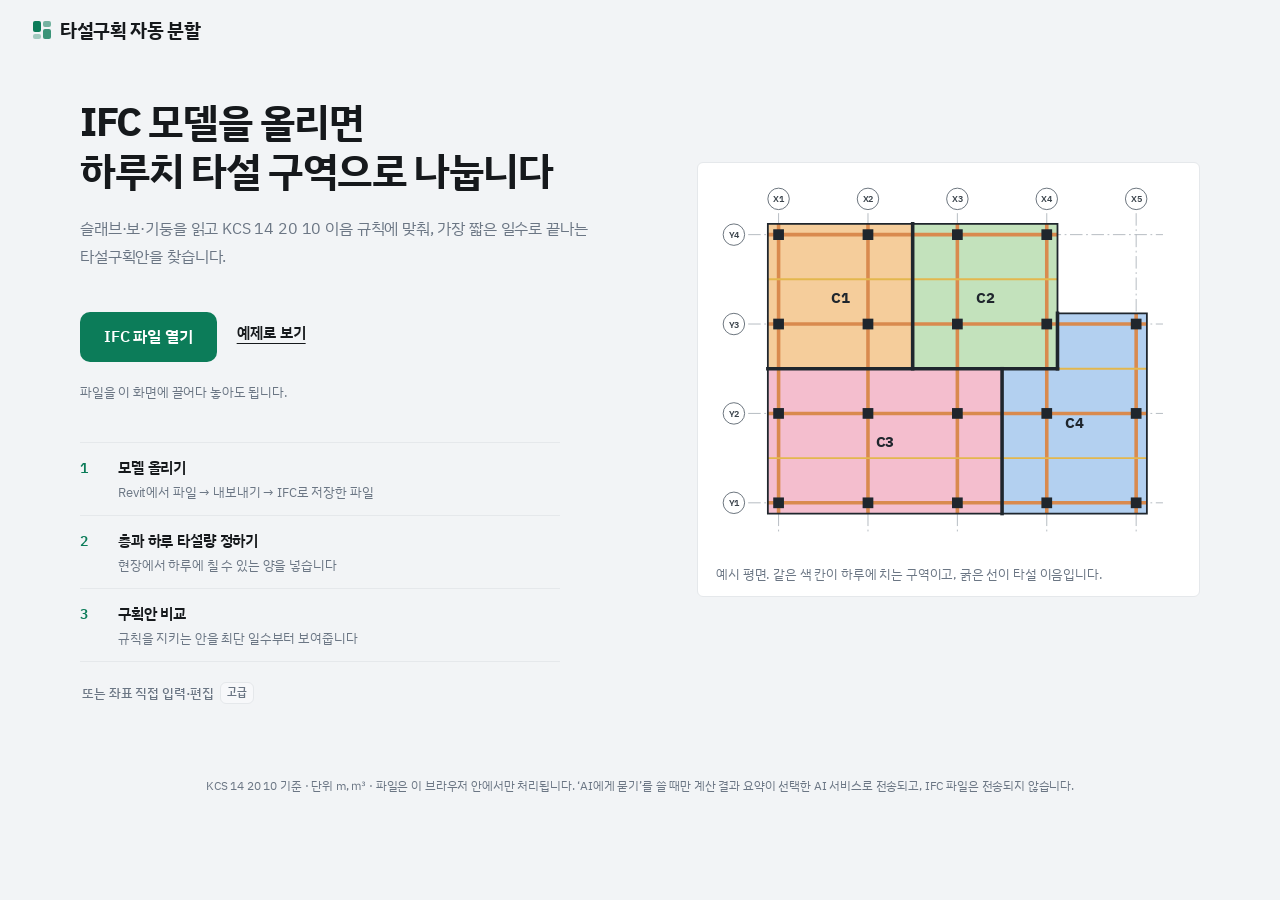
<file: 타설구획_자동분할_v4.html>
<!doctype html>
<html lang="ko">
<head>
<meta charset="utf-8">
<meta name="viewport" content="width=device-width, initial-scale=1, viewport-fit=cover">
<title>타설구획 자동 분할</title>
<link rel="preconnect" href="https://fonts.googleapis.com">
<link rel="preconnect" href="https://fonts.gstatic.com" crossorigin>
<link href="https://fonts.googleapis.com/css2?family=IBM+Plex+Sans+KR:wght@400;500;600;700&family=Noto+Sans+KR:wght@400;500;700&display=swap" rel="stylesheet">
<style>
:root{
  --paper:#F2F4F6; --sheet:#FFFFFF; --card:#FFFFFF; --ink:#16191C; --muted:#6B7684; --rule:#E5E8EB; --field:#F7F8FA;
  --accent:#0C7C59; --accent-soft:#E7F4EE; --accent-ink:#FFFFFF;
  --ok:#0C7C59; --ok-soft:#E7F4EE; --ng:#D6373B; --ng-soft:#FDECEC; --warn:#B26C00; --warn-soft:#FFF4E0;
  --girder:#D9804F; --beam:#E0B23F; --wall:#5E4B86; --col:#16191C; --cell:#E8ECEF;
  --shadow:0 1px 2px rgba(22,25,28,.05), 0 8px 24px rgba(22,25,28,.06);
  box-sizing:border-box;
  padding-top:env(safe-area-inset-top,0px); padding-bottom:env(safe-area-inset-bottom,0px);
  font-family:'IBM Plex Sans KR','Noto Sans KR','Apple SD Gothic Neo','Malgun Gothic',system-ui,sans-serif;
  color-scheme:light;
}
@media (prefers-color-scheme:dark){:root:not([data-theme="light"]){
  --paper:#0F1214; --sheet:#181C1F; --card:#181C1F; --ink:#EDF0F2; --muted:#9BA6B0; --rule:#2A3136; --field:#12171A;
  --accent:#2FBF8F; --accent-soft:#12312A; --accent-ink:#06120D;
  --ok:#2FBF8F; --ok-soft:#12312A; --ng:#FF7B7E; --ng-soft:#3A1E1F; --warn:#F0B24B; --warn-soft:#3A2D14;
  --cell:#262D32; --col:#EDF0F2; --shadow:0 1px 2px rgba(0,0,0,.4);
  color-scheme:dark;
}}
:root[data-theme="dark"]{
  --paper:#0F1214; --sheet:#181C1F; --card:#181C1F; --ink:#EDF0F2; --muted:#9BA6B0; --rule:#2A3136; --field:#12171A;
  --accent:#2FBF8F; --accent-soft:#12312A; --accent-ink:#06120D;
  --ok:#2FBF8F; --ok-soft:#12312A; --ng:#FF7B7E; --ng-soft:#3A1E1F; --warn:#F0B24B; --warn-soft:#3A2D14;
  --cell:#262D32; --col:#EDF0F2; color-scheme:dark;
}
html{scroll-padding-top:env(safe-area-inset-top,0px)}
*,*::before,*::after{box-sizing:inherit}
body{margin:0;background:var(--paper);color:var(--ink);font-size:15px;line-height:1.6;letter-spacing:-.01em;font-variant-numeric:tabular-nums;-webkit-font-smoothing:antialiased}
h1,h2,h3{margin:0;line-height:1.3;letter-spacing:-.02em}

/* 상단 바 */
.top{position:relative;background:var(--sheet);border-bottom:1px solid var(--rule);
  padding:calc(14px + env(safe-area-inset-top,0px)) clamp(16px,4vw,32px) 14px;display:flex;gap:10px 24px;align-items:center;justify-content:space-between;flex-wrap:wrap}
.top h1{font-size:19px;font-weight:700;display:flex;align-items:center;gap:8px}
.top h1::before{content:"";width:22px;height:22px;border-radius:7px;background:var(--accent);box-shadow:inset 0 0 0 3px var(--sheet), 0 0 0 1px var(--accent)}
.top p{margin:3px 0 0;color:var(--muted);font-size:13px;max-width:90ch}
.spec{font-size:12px;color:var(--muted);background:var(--field);border-radius:999px;padding:5px 12px}

@media (max-width:640px){.top{padding-top:calc(10px + env(safe-area-inset-top,0px));padding-bottom:10px}.top p,.spec{display:none}}
.layout{display:grid;grid-template-columns:minmax(320px,400px) minmax(0,1fr);gap:20px;padding:20px clamp(12px,3vw,28px) 60px;align-items:start;max-width:1560px;margin:0 auto}
@media (max-width:980px){.layout{grid-template-columns:1fr;gap:14px;padding-bottom:110px}}
.panel{display:flex;flex-direction:column;gap:12px;min-width:0}
.result{display:flex;flex-direction:column;gap:14px;min-width:0}

/* 카드 */
fieldset,.upload,.sheet,#zoneBlock,#altBlock,.exportcard{background:var(--card);border:1px solid var(--rule);border-radius:16px;box-shadow:var(--shadow)}
fieldset{border:1px solid var(--rule);margin:0;padding:18px 18px 20px;min-width:0}
legend{float:left;width:100%;font-weight:700;font-size:16px;padding:0;margin:0 0 14px;display:flex;gap:9px;align-items:center;line-height:1.3}
legend + *{clear:both}
legend + label, legend + .row2 > div > label{margin-top:0}
legend .n{display:inline-grid;place-items:center;width:24px;height:24px;border-radius:8px;background:var(--accent);color:var(--accent-ink);font-size:12.5px;font-weight:700;flex:none}
label{display:block;font-size:13px;color:var(--muted);margin:14px 0 6px;font-weight:500;line-height:1.4}
label b{color:var(--ink);font-weight:600}
input[type=text],input[type=number],textarea,select{display:block;width:100%;font:inherit;font-size:14px;line-height:1.5;color:var(--ink);background:var(--field);border:1px solid var(--rule);border-radius:10px;padding:10px 12px;transition:border-color .12s,background .12s}
input[type=text]:hover,input[type=number]:hover,textarea:hover,select:hover{background:color-mix(in srgb,var(--field) 60%,var(--card))}
input:focus,textarea:focus,select:focus{outline:none;border-color:var(--accent);background:var(--card);box-shadow:0 0 0 3px var(--accent-soft)}
textarea{min-height:96px;resize:vertical;font-size:13.5px;line-height:1.6;font-family:inherit;font-variant-numeric:tabular-nums;letter-spacing:0}
.row2{display:grid;grid-template-columns:1fr 1fr;gap:0 12px;align-items:start}
.row2 > div{min-width:0}
.check{display:flex;gap:9px;align-items:flex-start;color:var(--ink);font-size:13px;margin-top:12px;line-height:1.5}
.check input{margin-top:3px;accent-color:var(--accent);width:17px;height:17px}
.hint{font-size:12.5px;color:var(--muted);margin:6px 0 0;line-height:1.55}

/* 버튼 */
button{font:inherit;font-size:14px;font-weight:600;border-radius:12px;padding:11px 16px;cursor:pointer;border:1px solid var(--rule);background:var(--card);color:var(--ink);transition:transform .08s,background .12s,border-color .12s}
button:hover{background:var(--field)}
button:active{transform:scale(.985)}
button.primary{background:var(--accent);border-color:var(--accent);color:var(--accent-ink);font-weight:700}
button.primary:hover{filter:brightness(1.07)}
button:disabled{opacity:.45;cursor:not-allowed;transform:none}
button:focus-visible,summary:focus-visible,label:focus-visible{outline:2px solid var(--accent);outline-offset:2px}
.actions{position:sticky;bottom:12px;z-index:15;background:var(--card);border:1px solid var(--rule);border-radius:16px;box-shadow:0 6px 24px rgba(22,25,28,.12);padding:10px;display:flex;gap:8px}
.actions .primary{flex:1;padding:14px 16px;font-size:15px}
@media (max-width:980px){.actions{position:fixed;left:0;right:0;bottom:0;border-radius:0;border-width:1px 0 0;padding:10px clamp(12px,3vw,28px) calc(10px + env(safe-area-inset-bottom,0px))}}

details{background:var(--card);border:1px solid var(--rule);border-radius:16px;padding:16px 18px;box-shadow:var(--shadow)}
details summary{cursor:pointer;font-weight:600;font-size:14px;list-style:none;display:flex;justify-content:space-between;align-items:center}
details summary::-webkit-details-marker{display:none}
details summary::after{content:"＋";color:var(--muted);font-weight:400}
details[open] summary::after{content:"－"}
details ol{padding-left:18px;margin:10px 0 0;font-size:13px;color:var(--muted)}
details li{margin-bottom:6px}
details li::marker{color:var(--accent)}

/* 업로드 카드 */
.upload{padding:18px 18px 16px}
.upload h2{font-size:16px;font-weight:700}
.upload .hint{margin:6px 0 12px}
.drop{display:grid;gap:3px;place-items:center;text-align:center;border:1.5px dashed color-mix(in srgb,var(--accent) 45%,var(--rule));border-radius:14px;padding:26px 12px;cursor:pointer;margin:0;background:var(--accent-soft);transition:background .12s,border-color .12s}
.drop:hover,.drop.over{background:color-mix(in srgb,var(--accent) 14%,var(--card));border-color:var(--accent)}
.drop-main{font-weight:700;font-size:15px;color:var(--accent)}
.drop-sub{font-size:12px;color:var(--muted)}
.vh{position:absolute;width:1px;height:1px;opacity:0;pointer-events:none}
.ifc-status{font-size:13px;margin-top:10px;color:var(--muted);line-height:1.55}
.ifc-status.err{color:var(--ng)} .ifc-status.ok{color:var(--ink)}
.ifc-status ol{margin:8px 0 0;padding-left:18px}
button.wide{width:100%;margin-top:10px}
button.link{border:0;background:none;padding:8px 0 0;color:var(--accent);font-size:13px;font-weight:600}
button.link:hover{background:none;text-decoration:underline}
.form-note{font-size:13px;font-weight:600;color:var(--accent);margin:0 2px 2px}
.or{font-size:12.5px;color:var(--muted);margin:2px 4px 0;line-height:1.5}

/* 알림 */
.msg{display:flex;gap:10px;align-items:flex-start;border-radius:14px;padding:12px 14px;margin:0 0 8px;font-size:14px;line-height:1.55;background:var(--field);border:1px solid var(--rule)}
.msg .tag{flex:none;font-size:11.5px;font-weight:700;padding:3px 9px;border-radius:999px;letter-spacing:.02em}
.msg p{margin:0}
.msg.err{background:var(--ng-soft);border-color:color-mix(in srgb,var(--ng) 25%,transparent)}
.msg.err .tag{background:var(--ng);color:#fff}
.msg.warn{background:var(--warn-soft);border-color:color-mix(in srgb,var(--warn) 25%,transparent)}
.msg.warn .tag{background:var(--warn);color:#fff}
.msg.ok{background:var(--ok-soft);border-color:color-mix(in srgb,var(--ok) 22%,transparent)}
.msg.ok .tag{background:var(--ok);color:#fff}
.empty{background:var(--card);border:1px dashed var(--rule);border-radius:16px;padding:52px 24px;text-align:center;color:var(--muted)}

/* 레이어 칩 */
.layers{display:flex;flex-wrap:wrap;gap:8px;margin:0}
.layers label{display:inline-flex;gap:7px;align-items:center;margin:0;padding:8px 14px;border-radius:999px;background:var(--card);border:1px solid var(--rule);font-size:13px;color:var(--ink);cursor:pointer;font-weight:500;transition:background .12s,border-color .12s}
.layers label:has(input:checked){background:var(--accent-soft);border-color:color-mix(in srgb,var(--accent) 40%,transparent);color:var(--accent);font-weight:700}
.layers label.off{opacity:.4;cursor:not-allowed}
.layer-note{align-self:center;font-size:12.5px;color:var(--muted)}
.layers input{accent-color:var(--accent);width:15px;height:15px}

/* 도면 */
.sheet{padding:14px}
.sheet.fresh{animation:pop .35s ease-out}
@keyframes pop{from{opacity:0;transform:translateY(8px)}to{opacity:1;transform:none}}
.zoomwrap{position:relative}
.drawing{overflow:hidden;border-radius:12px;background:var(--sheet);touch-action:none;cursor:grab}
.drawing.drag{cursor:grabbing}
.drawing svg,.cand svg{letter-spacing:0;word-spacing:0}
.drawing svg{display:block;width:100%;height:auto;max-height:76vh}
.zoomctl{position:absolute;top:10px;right:10px;display:flex;flex-direction:column;gap:6px;z-index:2}
.zoomctl button{width:38px;height:36px;padding:0;font-size:17px;border-radius:11px;background:color-mix(in srgb,var(--card) 92%,transparent);backdrop-filter:blur(4px);box-shadow:var(--shadow)}
.zoomctl button:last-child{font-size:12px;font-weight:700}
.zoomhint{margin:8px 2px 0}
.legend{display:flex;flex-wrap:wrap;gap:6px 16px;font-size:12px;color:var(--muted);margin-top:10px;padding-top:10px;border-top:1px solid var(--rule)}
.legend span{display:inline-flex;gap:6px;align-items:center}
.legend i{display:inline-block;width:16px;height:0;border-top:3px solid;border-radius:2px}
.titleblock{display:grid;grid-template-columns:minmax(0,1.1fr) minmax(0,1.3fr);gap:14px;margin-top:14px;padding-top:14px;border-top:1px solid var(--rule)}
@media (max-width:640px){.titleblock{grid-template-columns:1fr}}
.tb-name h2{font-size:18px;font-weight:700}
.tb-name .sub{color:var(--muted);font-size:12.5px;margin-top:3px}
.tb-facts{display:grid;grid-template-columns:1fr 1fr;gap:8px;margin:0}
.tb-facts div{padding:10px 12px;background:var(--field);border-radius:12px}
.tb-facts dt{font-size:11.5px;color:var(--muted)}
.tb-facts dd{margin:2px 0 0;font-weight:700;font-size:16px}

/* 표 */
.tablewrap{overflow-x:auto;-webkit-overflow-scrolling:touch}
table{border-collapse:collapse;width:100%;font-size:14px}
th,td{padding:11px 12px;border-bottom:1px solid var(--rule);text-align:right;white-space:nowrap}
thead th{font-weight:600;color:var(--muted);font-size:12px;border-bottom:1px solid var(--rule);background:var(--field)}
thead th:first-child{border-radius:10px 0 0 10px}
thead th:last-child{border-radius:0 10px 10px 0}
th:first-child,td:first-child{text-align:left}
tbody tr:last-child td{border-bottom:0}
.sw{display:inline-block;width:12px;height:12px;border-radius:4px;vertical-align:-2px;margin-right:7px}
.over{color:var(--ng);font-weight:700}
h3{font-size:16px;font-weight:700;margin:2px 0 4px}
#detailTitle{margin:6px 4px 0}
#zoneBlock,#altBlock,.exportcard{padding:16px}
#zoneBlock .hint{margin-bottom:6px}
.alts tbody tr{cursor:pointer}
.alts tbody tr.sel td{background:var(--accent-soft)}
.alts tbody tr:hover td{background:var(--field)}
@media (max-width:640px){#altTable{display:none}}

/* 후보 카드 */
.cand-h{display:flex;align-items:baseline;gap:8px}
#candCount{font-size:13px;color:var(--accent);font-weight:700}
.cands{display:grid;grid-template-columns:repeat(auto-fill,minmax(158px,1fr));gap:10px;margin:10px 0 4px}
@media (max-width:480px){.cands{grid-template-columns:1fr 1fr;gap:8px}}
.cand{display:flex;flex-direction:column;gap:6px;text-align:left;padding:10px;border:1px solid var(--rule);border-radius:14px;background:var(--card);color:var(--ink);font-size:12.5px;line-height:1.45;font-weight:400}
.cand:hover{border-color:color-mix(in srgb,var(--accent) 45%,transparent);background:var(--card);box-shadow:var(--shadow)}
.cand[aria-pressed="true"]{border:2px solid var(--accent);padding:9px;background:color-mix(in srgb,var(--accent-soft) 60%,var(--card))}
.cand svg{width:100%;height:auto;display:block;aspect-ratio:4/3;background:var(--field);border-radius:9px}
.cand .ct{display:flex;justify-content:space-between;align-items:baseline;font-weight:700;font-size:14px}
.cand .ct small{font-weight:500;color:var(--muted);font-size:11.5px}
.cand .cm{color:var(--muted)}
.cand .tags{display:flex;flex-wrap:wrap;gap:4px}
.cand .tags span{font-size:11px;font-weight:600;padding:2px 8px;border-radius:999px;background:var(--accent-soft);color:var(--accent)}
.cand .tags span.day{background:var(--warn-soft);color:var(--warn)}

/* 판정 근거 */
.basis{margin-top:12px;padding-top:12px;border-top:1px solid var(--rule)}
.basis table{font-size:12.5px}
.basis td,.basis th{text-align:left;white-space:normal;padding:9px 10px}
.basis td:nth-child(2){text-align:right;white-space:nowrap;font-weight:700}
.basis .src{color:var(--muted);font-size:11.5px}
.inline-btn{margin-left:8px;padding:5px 12px;font-size:12.5px;border-radius:999px;border-color:currentColor;background:var(--card)}
.exports{display:flex;flex-wrap:wrap;gap:8px}
.exports textarea{min-height:110px;margin-top:8px}
.foot{font-size:12px;color:var(--muted);margin-top:14px;max-width:78ch;line-height:1.6}

/* ===== 단계별 화면 ===== */
[hidden]{display:none!important}
body[data-stage="start"] .top p,body[data-stage="pick"] .top p{display:none}
.card{background:var(--card);border:1px solid var(--rule);border-radius:16px;box-shadow:var(--shadow);padding:18px}
.step-h{display:flex;align-items:center;gap:10px;margin-bottom:6px}
.step-h h2{font-size:17px;font-weight:700}
.step-h .n{display:inline-grid;place-items:center;width:26px;height:26px;border-radius:9px;background:var(--accent);color:var(--accent-ink);font-size:13px;font-weight:700}
.step-desc{margin:0 0 12px}
.intro{padding:6px 2px 4px}
.intro h2{font-size:clamp(20px,2.6vw,26px);font-weight:700;letter-spacing:-.03em;line-height:1.35;margin-bottom:14px}
.steps{list-style:none;margin:0;padding:0;display:grid;grid-template-columns:repeat(3,1fr);gap:8px;counter-reset:s}
.steps li{counter-increment:s;background:var(--card);border:1px solid var(--rule);border-radius:14px;padding:12px 12px 12px 42px;position:relative;display:flex;flex-direction:column;gap:2px}
.steps li::before{content:counter(s);position:absolute;left:12px;top:12px;width:22px;height:22px;border-radius:8px;display:grid;place-items:center;background:var(--accent-soft);color:var(--accent);font-size:12px;font-weight:700}
.steps b{font-size:14px}
.steps span{font-size:12px;color:var(--muted)}
@media (max-width:560px){.steps{grid-template-columns:1fr}}
.file-chip{display:flex;align-items:center;justify-content:space-between;gap:10px;background:var(--field);border:1px solid var(--rule);border-radius:12px;padding:10px 12px}
.file-name{font-weight:600;font-size:14px;overflow:hidden;text-overflow:ellipsis;white-space:nowrap}
.file-chip .link{margin:0;padding:0;font-size:13px;font-weight:600;color:var(--accent);cursor:pointer;white-space:nowrap}
#ifcRun{margin-top:14px;padding:14px 16px;font-size:15px}
details.more .actions{position:static;background:none;padding:12px 0 0;border:0}
details.more fieldset{box-shadow:none;margin-top:10px}

/* 1) 시작: 가운데 한 줄, 결과 영역 숨김 */
body[data-stage="start"] .layout,body[data-stage="pick"] .layout{grid-template-columns:minmax(0,600px);justify-content:center;padding-top:36px}
body[data-stage="start"] .result,body[data-stage="pick"] .result{display:none}
body[data-stage="start"] #stepCond{display:none}
body[data-stage="start"] .panel > details:not(#manual){display:none}
body[data-stage="start"] .drop{padding:44px 12px}
body[data-stage="start"] .drop-main{font-size:18px}
/* 2) 층 선택: 파일 카드는 작게, 조건 카드 강조 */
body[data-stage="pick"] .intro,body[data-stage="result"] .intro{display:none}
body[data-stage="pick"] .drop,body[data-stage="result"] .drop{display:none}
body[data-stage="pick"] #stepFile .step-desc,body[data-stage="result"] #stepFile .step-desc{display:none}
body[data-stage="pick"] #stepCond{border:2px solid var(--accent);padding:17px}
body[data-stage="pick"] .panel > details:not(#manual){display:none}
/* 3) 결과: 왼쪽은 좁은 설정 막대, 오른쪽이 결과 */
body[data-stage="result"] .layout{grid-template-columns:minmax(280px,330px) minmax(0,1fr)}
@media (max-width:980px){body[data-stage="result"] .layout{grid-template-columns:1fr}}
body[data-stage="result"] #ifcSample{display:none}
body[data-stage="result"] .step-h h2{font-size:15px}
body[data-stage="result"] .card{padding:14px}

/* 결과 머리글 */
.res-head{background:var(--card);border:1px solid var(--rule);border-radius:16px;box-shadow:var(--shadow);padding:16px 18px;display:flex;flex-wrap:wrap;align-items:center;justify-content:space-between;gap:10px 20px}
.res-head .rt small{display:block;color:var(--muted);font-size:12.5px;font-weight:500}
.res-head .rt h2{font-size:22px;font-weight:700;letter-spacing:-.03em}
.res-head .rt h2 em{font-style:normal;color:var(--accent)}
.res-info{display:flex;flex-wrap:wrap;gap:5px;margin-top:8px}
.res-info span{font-size:11.5px;font-weight:600;padding:3px 9px;border-radius:999px;background:var(--field);border:1px solid var(--rule);color:var(--muted)}
body[data-stage="result"] .ifc-status.ok{display:none}
body[data-stage="pick"] #ifcSample{display:none}
.res-kpis{display:flex;flex-wrap:wrap;gap:8px}
.res-kpis div{background:var(--field);border-radius:12px;padding:8px 12px;min-width:88px}
@media (max-width:560px){.res-kpis{display:grid;grid-template-columns:1fr 1fr;width:100%}}
.res-kpis dt{font-size:11.5px;color:var(--muted)}
.res-kpis dd{margin:1px 0 0;font-size:16px;font-weight:700}

/* 필수 표시 */
.req{display:inline-block;margin-left:4px;font-size:11px;font-weight:700;color:#fff;background:var(--ng);border-radius:6px;padding:1px 6px;vertical-align:1px}
input.invalid{border-color:var(--ng)!important;box-shadow:0 0 0 3px var(--ng-soft)!important;background:var(--card)}
.field-err{margin:6px 0 0;font-size:12.5px;font-weight:600;color:var(--ng)}
/* 고급 입력: 단계별로 숨김 */
.adv{font-size:11px;font-weight:600;color:var(--muted);background:var(--field);border:1px solid var(--rule);border-radius:6px;padding:1px 6px;margin-left:6px}
body[data-stage="pick"] #manual,body[data-stage="pick"] #modelCard,body[data-stage="start"] #modelCard{display:none}
body[data-stage="start"] #manual{background:none;border:0;box-shadow:none;padding:4px 2px}
body[data-stage="start"] #manual:not([open]) summary{justify-content:center;color:var(--muted);font-weight:500;font-size:13px}
body[data-stage="start"] #manual:not([open]) summary::after{content:""}
body[data-stage="start"] #manual:not([open]) summary::before{content:"또는 ";margin-right:3px}
/* 모델 요약 카드 */
.mc-title{font-size:15px;font-weight:700;margin:0 0 10px}
.mc-hero{display:flex;align-items:baseline;gap:6px;padding-bottom:12px;margin-bottom:12px;border-bottom:1px solid var(--rule)}
.mc-hero b{font-size:26px;font-weight:700;letter-spacing:-.03em}
.mc-hero span{font-size:13px;color:var(--muted)}
.mc-bar{height:8px;border-radius:99px;background:var(--field);overflow:hidden;display:flex;margin:-4px 0 6px}
.mc-bar i{display:block;height:100%}
.mc-legend{display:flex;gap:12px;font-size:12px;color:var(--muted);margin-bottom:12px}
.mc-legend span::before{content:"";display:inline-block;width:8px;height:8px;border-radius:3px;margin-right:5px;background:currentColor;vertical-align:0}
.mc-grid{display:grid;grid-template-columns:1fr 1fr;gap:8px;margin:0}
.mc-grid div{background:var(--field);border-radius:12px;padding:9px 11px}
.mc-grid dt{font-size:11.5px;color:var(--muted)}
.mc-grid dd{margin:1px 0 0;font-size:15px;font-weight:700}
.mc-grid dd small{font-size:11.5px;font-weight:500;color:var(--muted);margin-left:3px}
.mc-notes{list-style:none;margin:12px 0 0;padding:12px 0 0;border-top:1px solid var(--rule);display:flex;flex-direction:column;gap:6px}
.mc-notes li{font-size:12.5px;color:var(--muted);display:flex;gap:7px;line-height:1.45}
.mc-notes li::before{content:"✓";color:var(--accent);font-weight:700}

/* ===== 결과 화면 v2: 전체 폭 + 서랍 + 목록/상세 ===== */
body[data-stage="result"] .top p{display:none}
#out{display:flex;flex-direction:column;gap:14px}
body[data-stage="result"] .layout{padding-top:14px}
.res-head{flex-direction:column;align-items:stretch;gap:12px;padding:14px 18px}
.rh-top{display:flex;align-items:center;justify-content:space-between;gap:10px;flex-wrap:wrap}
.rh-main{display:flex;align-items:center;justify-content:space-between;gap:10px 20px;flex-wrap:wrap}
.rh-status{display:flex;align-items:flex-start;gap:10px;flex-wrap:wrap;padding-top:10px;border-top:1px solid var(--rule);font-size:13.5px;color:var(--ink);line-height:1.55}
.rh-status .ok-dot{flex:none;width:8px;height:8px;border-radius:50%;background:var(--ok);margin-top:7px}
.rh-status p{margin:0;flex:1;min-width:240px}
.rh-status .warns{flex:none;padding:4px 10px;border-radius:999px}
.rh-status .warns[open]{flex-basis:100%;border-radius:12px;padding:8px 12px}
.drawer-h{display:none}
body[data-stage="result"] .layout{grid-template-columns:minmax(0,1fr);max-width:1480px}
body[data-stage="result"] .panel{position:fixed;top:0;right:0;bottom:0;width:min(420px,94vw);z-index:60;background:var(--paper);overflow:auto;padding:14px 14px 40px;box-shadow:-10px 0 40px rgba(0,0,0,.18);transform:translateX(105%);transition:transform .25s ease;visibility:hidden}
body.drawer-open .panel{transform:none;visibility:visible}
body.drawer-open::after{content:"";position:fixed;inset:0;background:rgba(15,20,24,.35);z-index:55}
body[data-stage="result"] .drawer-h{display:flex;align-items:center;justify-content:space-between;padding:4px 2px 8px}
.drawer-x{width:36px;height:36px;padding:0;border-radius:10px}
.res-bar{display:flex;align-items:center;justify-content:space-between;gap:10px;flex-wrap:wrap}
.rb-info{display:flex;flex-wrap:wrap;gap:6px;align-items:center;font-size:13px;color:var(--muted)}
.rb-info span{background:var(--card);border:1px solid var(--rule);border-radius:999px;padding:5px 11px;color:var(--ink);font-weight:500}
.rb-info span b{color:var(--muted);font-weight:500;margin-right:4px}
.rb-btn{border-radius:999px;padding:8px 14px;font-size:13px}
#msgs .msg{margin-bottom:0}
#msgs{display:flex;flex-direction:column;gap:8px}
.warns{background:var(--warn-soft);border:1px solid color-mix(in srgb,var(--warn) 25%,transparent);border-radius:14px;padding:10px 14px}
.warns summary{font-size:13.5px;font-weight:600;color:var(--warn);display:flex;gap:8px;align-items:center}
.warns summary::after{content:"펼치기";margin-left:auto;font-size:12px;font-weight:500;color:var(--muted)}
.warns[open] summary::after{content:"접기"}
.warns ul{margin:8px 0 0;padding-left:18px;font-size:13.5px;line-height:1.6}
/* 목록 + 상세 */
.md{display:grid;grid-template-columns:300px minmax(0,1fr);gap:14px;align-items:start}
.md-list{background:var(--card);border:1px solid var(--rule);border-radius:16px;box-shadow:var(--shadow);padding:14px 12px;position:sticky;top:12px;max-height:calc(100vh - 24px);display:flex;flex-direction:column}
.md-list-h{display:flex;align-items:baseline;justify-content:space-between;padding:0 4px 10px}
.md-sub{font-size:12px;color:var(--muted)}
.md-list .cands{display:flex;flex-direction:column;gap:8px;margin:0;overflow:auto;padding:2px;min-height:0}
.md-list .cand{display:grid;grid-template-columns:84px 1fr;grid-template-areas:"svg ct" "svg cm" "svg tags";column-gap:10px;row-gap:2px;align-items:start;padding:8px;flex:none}
.md-list .cand[aria-pressed="true"]{padding:7px}
.md-list .cand svg{grid-area:svg;width:84px;aspect-ratio:1/1}
.md-list .cand .ct{grid-area:ct;font-size:13.5px}
.md-list .cand .cm{grid-area:cm;font-size:12px}
.md-list .cand .tags{grid-area:tags}
.md-detail{background:var(--card);border:1px solid var(--rule);border-radius:16px;box-shadow:var(--shadow);padding:14px 16px 16px;min-width:0}
.dt-head{display:flex;flex-wrap:wrap;align-items:center;justify-content:space-between;gap:8px 12px;margin-bottom:10px}
.dt-head h3{margin:0;font-size:17px}
.dt-head .layers label{padding:6px 11px;font-size:12.5px}
.md-detail .sheet{border:0;box-shadow:none;padding:0;background:none}
.md-detail .drawing{background:var(--field);border-radius:12px}
.md-detail .drawing svg{max-height:62vh}
.dt-zones{margin-top:12px}
.dt-zones .hint{margin-top:6px}
.dt-more{box-shadow:none;border-radius:12px;margin-top:10px;padding:10px 12px}
.md-detail .foot{margin-top:12px}
@media (max-width:980px){
  .md{grid-template-columns:minmax(0,1fr)}
  .md-list,.md-detail{min-width:0}
  .md-list{position:static;max-height:none}
  .md-list .cands{flex-direction:row;overflow-x:auto;padding-bottom:6px}
  .md-list .cand{width:250px}
}

/* ===== 글자 정리 v3 ===== */
body[data-stage="result"] .spec{display:none}
.res-head{gap:14px;padding:16px 20px}
.rh-cond{display:flex;flex-wrap:wrap;align-items:center;gap:6px;font-size:13.5px;font-weight:600;color:var(--ink)}
.rh-cond i{font-style:normal;color:var(--muted);font-weight:400;margin:0 2px}
.rh-main{align-items:flex-end}
.rh-title{display:flex;align-items:center;gap:14px}
.rh-days{display:flex;align-items:baseline;gap:2px;color:var(--accent);line-height:1}
.rh-days b{font-size:56px;font-weight:800;letter-spacing:-.04em}
.rh-days span{font-size:22px;font-weight:700}
.rh-sub{display:flex;flex-direction:column;gap:4px}
.rh-lbl{font-size:18px;font-weight:700;color:var(--ink);letter-spacing:-.02em}
.rh-zones{font-size:13.5px;color:var(--muted);font-weight:500}
.rh-fail{font-size:20px;font-weight:700;color:var(--ng)}
.rh-badge{align-self:flex-start;font-size:12px;font-weight:700;padding:3px 9px;border-radius:999px;margin-top:2px}
.rh-badge.ok{background:var(--ok-soft);color:var(--ok)}
.rh-badge.warn{background:var(--warn-soft);color:var(--warn)}
.res-kpis div{min-width:104px;padding:10px 14px}
.res-kpis dd{font-size:20px;letter-spacing:-.02em}
.res-kpis dd small{font-size:12px;font-weight:600;color:var(--muted);margin-left:2px}
.rh-act{display:flex;align-items:center;gap:8px;position:relative}
.rh-act .warns{padding:6px 12px;border-radius:999px;background:var(--warn-soft)}
.rh-act .warns summary{color:var(--warn);font-weight:700}
.rh-act .warns[open]{position:absolute;right:0;top:44px;z-index:5;width:min(460px,86vw);border-radius:12px;padding:12px 14px;box-shadow:var(--shadow)}
.rh-foot .warns{display:inline-block;padding:4px 12px;border-radius:999px}
.rh-foot .warns[open]{display:block;border-radius:12px;padding:10px 14px}
.warns summary{font-size:13px}
.warns summary::after{content:""}
/* 카드 */
.cand .ct{align-items:center;justify-content:flex-start;gap:6px}
.rec{font-style:normal;font-size:11px;font-weight:700;color:var(--accent);background:var(--accent-soft);border-radius:999px;padding:1px 7px;margin-left:6px;vertical-align:2px}
.cand .ct small{margin-left:auto}
.cand .cm{display:flex;gap:12px;color:var(--ink)}
.cand .cm > span{display:flex;flex-direction:column;line-height:1.2}
.cand .cm em{font-style:normal;font-size:11px;color:var(--muted);font-weight:500}
.cand .cm u{text-decoration:none;font-size:11px;color:var(--muted);margin-left:1px}
.cand .cm strong{font-size:16px;font-weight:700;white-space:nowrap}
.md-list .cand{grid-template-areas:"svg ct" "svg cm";align-items:center;padding:10px}
.md-list .cand[aria-pressed="true"]{padding:9px}
.md-list .cand svg{width:72px}
.md-list .cand{grid-template-columns:72px 1fr}
.dt-head h3{display:flex;align-items:center}
/* 구역표 */
#zoneTable td small.day{font-size:11px;color:var(--muted);font-weight:500;margin-left:4px}
#zoneTable .gauge{display:inline-block;width:56px;height:6px;border-radius:9px;background:var(--field);margin-right:8px;vertical-align:1px;overflow:hidden}
#zoneTable .gauge i{display:block;height:100%;background:var(--accent);border-radius:9px}
#zoneTable td.over .gauge i{background:var(--ng)}
#zoneTable tr.sum td{font-weight:700;border-top:1px solid var(--rule)}
#zoneTable tr.sum td:last-child{font-weight:500;color:var(--muted)}
@media (max-width:560px){#zoneTable th:nth-child(3),#zoneTable td:nth-child(3){display:none}#zoneTable .gauge{width:34px;margin-right:6px}#zoneTable th,#zoneTable td{padding:10px 8px}.dt-head .layers label{padding:5px 9px;font-size:12px}.rh-days b{font-size:44px}.res-kpis{display:grid;grid-template-columns:repeat(3,1fr);gap:6px;width:100%}.res-kpis div{min-width:0;padding:8px 10px}.res-kpis dd{font-size:17px}.res-kpis dt{font-size:11px}}

/* ===== 머리글·바닥글 정리 ===== */
.md.no-list{grid-template-columns:minmax(0,1fr)}
.md.no-list .md-detail .drawing svg{max-height:70vh}
.rh-fail{color:var(--ng)}
.ifc-status.err{background:var(--ng-soft);border:1px solid color-mix(in srgb,var(--ng) 25%,transparent);border-radius:12px;padding:10px 12px;line-height:1.6;color:var(--ink)}
.ifc-status.err b{color:var(--ng)}
body[data-stage="start"] #stepFile .step-h{display:none}
body[data-stage="start"] #stepFile{padding-top:16px}
.top{position:static;background:transparent;border:0;box-shadow:none;padding:18px clamp(16px,4vw,32px) 0;display:block}
.brand{display:inline-flex;align-items:center;gap:8px;font-size:15px;font-weight:700;letter-spacing:-.02em;color:var(--ink);margin:0}
.brand::before{content:none!important;display:none!important}
.brand svg{flex:none}
body[data-stage="start"] .layout,body[data-stage="pick"] .layout{padding-top:28px}
body[data-stage="result"] .layout{padding-top:12px}
.site-foot{text-align:center;font-size:12px;color:var(--muted);padding:8px 16px 28px}
@media (max-width:980px){.site-foot{padding-bottom:110px}}
body[data-stage="result"] .site-foot{padding-bottom:28px}

/* 상태 칩 */
.sum-chips{display:flex;flex-wrap:wrap;gap:6px;align-items:center}
.sum-chips span,.sum-chips b{font-size:12.5px;padding:3px 10px;border-radius:999px;background:var(--field);border:1px solid var(--rule);color:var(--ink);font-weight:500}
.sum-chips b{background:var(--accent-soft);border-color:transparent;color:var(--accent);font-weight:700}
.ifc-status.ok{color:var(--ink)}
body[data-stage="result"] .ifc-status.ok{display:block}

/* ===== 첫 화면: 도면 히어로 ===== */
.hero,.drop-veil{display:none}
body[data-stage="start"] .layout{grid-template-columns:minmax(0,1120px);justify-content:center;padding-top:clamp(28px,6vh,72px)}
body[data-stage="start"] #intro,body[data-stage="start"] #stepFile{display:none}
body[data-stage="start"] .hero{display:grid;grid-template-columns:minmax(0,1.1fr) minmax(0,1fr);gap:clamp(28px,5vw,64px);align-items:center}
.hero-title{font-size:clamp(28px,3.2vw,40px);font-weight:700;line-height:1.24;letter-spacing:-.035em;color:var(--ink);margin:0 0 18px;word-break:keep-all}
.hero-lede{font-size:16px;line-height:1.75;color:var(--muted);max-width:32em;margin:0 0 28px;word-break:keep-all}
.hero-actions{display:flex;align-items:center;gap:18px;flex-wrap:wrap}
.btn-primary{display:inline-flex;align-items:center;background:var(--accent);color:#fff;font-weight:600;font-size:15.5px;padding:14px 24px;border-radius:10px;cursor:pointer;transition:background .15s}
.btn-primary:hover{background:color-mix(in srgb,var(--accent) 85%,#000)}
.btn-primary:focus-visible,.btn-quiet:focus-visible{outline:3px solid color-mix(in srgb,var(--accent) 45%,transparent);outline-offset:3px}
.btn-quiet{background:none;border:0;box-shadow:none;padding:6px 2px;font-size:15px;font-weight:600;color:var(--ink);text-decoration:underline;text-underline-offset:5px;text-decoration-thickness:1px;border-radius:4px}
.btn-quiet:hover{color:var(--accent);background:none}
.hero-drop{font-size:13px;color:var(--muted);margin:14px 0 0}
@media (hover:none){.hero-drop{display:none}}
.hero-steps{list-style:none;counter-reset:st;margin:40px 0 0;padding:0;border-top:1px solid var(--rule);max-width:32em}
.hero-steps li{counter-increment:st;display:grid;grid-template-columns:28px 1fr;column-gap:10px;padding:13px 0;border-bottom:1px solid var(--rule)}
.hero-steps li::before{content:counter(st);grid-row:span 2;font-size:14px;font-weight:600;color:var(--accent);font-variant-numeric:tabular-nums;padding-top:1px}
.hero-steps b{font-size:14.5px;font-weight:600;color:var(--ink)}
.hero-steps span{font-size:13px;color:var(--muted);margin-top:2px}
.hero-plan{margin:0;background:#fff;border:1px solid var(--rule);border-radius:6px;padding:18px 18px 12px}
.hero-plan svg{display:block;width:100%;height:auto}
.hero-plan figcaption{font-size:12.5px;color:var(--muted);margin-top:8px;line-height:1.55}
.hp-grid line{stroke:#9aa3ab;stroke-width:.8;stroke-dasharray:14 4 2 4}
.hp-bub circle{fill:#fff;stroke:#5b6670;stroke-width:1}
.hp-bub text{font-size:10px;font-weight:600;fill:#3a434b;text-anchor:middle;font-family:inherit}
.hp-beam line{stroke:#D98A4E;stroke-width:4}
.hp-sub line{stroke:#E3B74E;stroke-width:2.2}
.hp-col rect{fill:#1f262d}
.hp-slab{fill:none;stroke:#1f262d;stroke-width:2}
.hp-joint line{stroke:#1f262d;stroke-width:4;stroke-linecap:square}
.hp-lbl text{font-size:17px;font-weight:700;fill:#1f262d;text-anchor:middle;font-family:inherit}
.hp-zones .z{opacity:.85}
@media (prefers-reduced-motion:no-preference){
  body[data-stage="start"] .hp-zones .z,body[data-stage="start"] .hp-lbl .l{opacity:0;animation:hpIn .45s ease-out forwards}
  body[data-stage="start"] .hp-joint .j{stroke-dasharray:400;stroke-dashoffset:400;animation:hpDraw .5s ease-out forwards}
  .z1,.l1{animation-delay:.5s!important}.z2,.l2{animation-delay:.95s!important}.z3,.l3{animation-delay:1.4s!important}.z4,.l4{animation-delay:1.85s!important}
  .j1{animation-delay:.8s!important}.j2{animation-delay:1.25s!important}.j3{animation-delay:1.7s!important}.j4{animation-delay:2.1s!important}
}
@keyframes hpIn{to{opacity:.85}}
.hp-lbl .l{animation-name:hpInL!important}
@keyframes hpInL{to{opacity:1}}
@keyframes hpDraw{to{stroke-dashoffset:0}}
body[data-stage="start"] #manual{margin-top:4px;width:100%;max-width:1120px;justify-self:center}
body[data-stage="start"] #manual:not([open]) summary{justify-content:flex-start;padding-left:0}
@media (max-width:900px){
  body[data-stage="start"] .hero{grid-template-columns:1fr}
  .hero-plan{order:2}
  .hero-steps{margin-top:28px}
}
/* 화면 어디에나 끌어다 놓기 */
body.dragging .drop-veil{display:flex;position:fixed;inset:12px;z-index:80;border:2px dashed var(--accent);border-radius:14px;background:color-mix(in srgb,var(--accent) 8%,rgba(255,255,255,.85));align-items:center;justify-content:center;pointer-events:none}
.drop-veil span{font-size:17px;font-weight:600;color:var(--accent)}

/* 정렬 · 비상 중단선 · 시공 기록 */
.sortseg{display:flex;gap:4px;background:var(--field);border-radius:10px;padding:3px;margin:0 2px 10px}
.sortseg button{flex:1;border:0;box-shadow:none;background:none;font-size:12px;padding:7px 6px;border-radius:8px;color:var(--muted);font-weight:600}
.sortseg button[aria-pressed="true"]{background:var(--card);color:var(--ink);box-shadow:0 1px 2px rgba(0,0,0,.08)}
.sf{display:inline-block;font-size:11px;font-weight:700;padding:1px 7px;border-radius:999px;margin-left:4px}
.sf.ok{background:var(--ok-soft);color:var(--ok)}.sf.weak{background:var(--ng-soft);color:var(--ng);cursor:help}
tr.donerow td{color:var(--muted)}
.rec-bar{display:flex;align-items:center;gap:10px;flex-wrap:wrap;margin:0 0 10px}
.rec-bar .rb-btn[aria-pressed="true"]{background:var(--ink);color:#fff;border-color:var(--ink)}
.rec-hint{font-size:12.5px;color:var(--muted)}
.rec-panel{border:1px solid var(--rule);border-radius:12px;padding:12px 14px;margin-bottom:10px;background:var(--field);display:flex;flex-direction:column;gap:10px;font-size:13.5px}
.rp-row{display:flex;align-items:center;gap:8px;flex-wrap:wrap}
.rp-row input{width:90px;padding:7px 9px}
.rp-row button{padding:7px 12px;font-size:13px}
.rp-row b{font-size:14px}
.rp-warn{color:var(--ng);font-weight:600}
.rp-result{background:var(--card);border:1px solid var(--rule);border-radius:10px;padding:10px 12px;display:flex;flex-direction:column;gap:6px}
.rp-log{font-size:12.5px;color:var(--muted)}
/* AI에게 묻기 */
.ai-panel{border:1px solid var(--rule);border-radius:14px;padding:14px 16px;margin:14px 0 10px;background:var(--card);display:flex;flex-direction:column;gap:10px}
.ai-head{display:flex;align-items:baseline;justify-content:space-between;gap:6px 12px;flex-wrap:wrap}
.ai-head h3{margin:0;font-size:15px}
.ai-head small{color:var(--muted);font-size:12px}
.ai-chips{display:flex;flex-wrap:wrap;gap:6px}
.ai-chips button{font-size:12.5px;padding:6px 11px;border-radius:999px;font-weight:600;background:var(--field)}
.ai-log{display:flex;flex-direction:column;gap:8px;max-height:460px;overflow:auto}
.ai-log:empty{display:none}
.ai-msg{border-radius:12px;padding:10px 12px;font-size:13.5px;line-height:1.6;overflow-wrap:anywhere}
.ai-msg p{margin:0 0 6px}.ai-msg p:last-child{margin:0}
.ai-msg ul{margin:2px 0 6px;padding-left:18px}.ai-msg li{margin:2px 0}
.ai-msg.q{align-self:flex-end;background:var(--accent-soft);max-width:85%}
.ai-msg.a{align-self:stretch;background:var(--field);border:1px solid var(--rule)}
.ai-msg.wait{color:var(--muted)}
.ai-msg.err{background:var(--ng-soft);border-color:color-mix(in srgb,var(--ng) 25%,transparent)}
.ai-ask{display:flex;gap:8px;margin:0}
.ai-ask input{flex:1;min-width:0}
.ai-ask button{flex:none;padding:9px 16px;font-size:13.5px}
.ai-set{font-size:12.5px;color:var(--muted)}
.ai-set summary{cursor:pointer;width:fit-content}
.ai-set .row{display:flex;gap:8px;flex-wrap:wrap;align-items:center;margin-top:8px}
.ai-set .row>select{width:auto;flex:none}
.ai-set .row>input{width:auto}
.ai-set input[type=password]{display:block;font:inherit;font-size:14px;line-height:1.5;color:var(--ink);background:var(--field);border:1px solid var(--rule);border-radius:10px;padding:9px 12px}
.ai-note{font-size:12px;color:var(--muted);margin:8px 0 0;line-height:1.5}
.rebar-note{color:#B8480A;font-weight:600}
.rp-note{font-size:12px;color:var(--muted);flex:1;min-width:220px}
.drawing.recmode{cursor:crosshair}

.cand.dom{opacity:.5}
.sortseg button{white-space:nowrap}
.cm.cm3{grid-template-columns:repeat(3,auto)}
.dom-tag{font-style:normal;font-size:11px;font-weight:600;color:var(--muted);background:var(--field);border-radius:999px;padding:2px 8px;margin-left:6px}
.rec-why{font-size:12.5px;color:var(--muted);margin:-4px 0 10px;line-height:1.55}
.sens-note{font-size:12px;color:var(--muted);margin:-4px 2px 10px;line-height:1.5}
.beam-note{color:#B8480A;font-weight:600}
.rb-btn small{font-size:11px;font-weight:500;opacity:.75;margin-left:4px}
</style>
</head>
<body data-stage="start">
<header class="top">
  <h1 class="brand"><svg viewBox="0 0 20 20" width="20" height="20" aria-hidden="true"><rect x="1" y="1" width="8" height="11" rx="2" fill="var(--accent)"/><rect x="11" y="1" width="8" height="6" rx="2" fill="var(--accent)" opacity=".55"/><rect x="11" y="9" width="8" height="10" rx="2" fill="var(--accent)" opacity=".8"/><rect x="1" y="14" width="8" height="5" rx="2" fill="var(--accent)" opacity=".35"/></svg>타설구획 자동 분할</h1>
</header>

<div class="layout">
<aside class="panel" id="panel">
  <div class="drawer-h"><b>조건 바꾸기 · 모델 정보</b><button type="button" class="drawer-x" id="closeDrawer" aria-label="닫기">✕</button></div>
  <section class="hero" id="hero" aria-labelledby="heroTitle">
    <div class="hero-copy">
      <h2 class="hero-title" id="heroTitle">IFC 모델을 올리면<br>하루치 타설 구역으로 나눕니다</h2>
      <p class="hero-lede">슬래브·보·기둥을 읽고 KCS 14 20 10 이음 규칙에 맞춰, 가장 짧은 일수로 끝나는 타설구획안을 찾습니다.</p>
      <div class="hero-actions">
        <label for="ifcFile" class="btn-primary" tabindex="0" role="button" id="heroOpen">IFC 파일 열기</label>
        <button type="button" class="btn-quiet" id="heroSample">예제로 보기</button>
      </div>
      <p class="hero-drop">파일을 이 화면에 끌어다 놓아도 됩니다.</p>
      <ol class="hero-steps">
        <li><b>모델 올리기</b><span>Revit에서 파일 → 내보내기 → IFC로 저장한 파일</span></li>
        <li><b>층과 하루 타설량 정하기</b><span>현장에서 하루에 칠 수 있는 양을 넣습니다</span></li>
        <li><b>구획안 비교</b><span>규칙을 지키는 안을 최단 일수부터 보여줍니다</span></li>
      </ol>
    </div>
    <figure class="hero-plan">
      <svg viewBox="0 0 520 420" role="img" aria-label="구역이 네 개로 나뉜 예시 평면도">
  <g class="hp-grid">
    <line x1="70" y1="36" x2="70" y2="396"/><line x1="170" y1="36" x2="170" y2="396"/><line x1="270" y1="36" x2="270" y2="396"/><line x1="370" y1="36" x2="370" y2="396"/><line x1="470" y1="36" x2="470" y2="396"/>
    <line x1="36" y1="60" x2="500" y2="60"/><line x1="36" y1="160" x2="500" y2="160"/><line x1="36" y1="260" x2="500" y2="260"/><line x1="36" y1="360" x2="500" y2="360"/>
  </g>
  <g class="hp-bub">
    <circle cx="70" cy="20" r="12"/><text x="70" y="24">X1</text><circle cx="170" cy="20" r="12"/><text x="170" y="24">X2</text><circle cx="270" cy="20" r="12"/><text x="270" y="24">X3</text><circle cx="370" cy="20" r="12"/><text x="370" y="24">X4</text><circle cx="470" cy="20" r="12"/><text x="470" y="24">X5</text>
    <circle cx="20" cy="60" r="12"/><text x="20" y="64">Y4</text><circle cx="20" cy="160" r="12"/><text x="20" y="164">Y3</text><circle cx="20" cy="260" r="12"/><text x="20" y="264">Y2</text><circle cx="20" cy="360" r="12"/><text x="20" y="364">Y1</text>
  </g>
  <g class="hp-zones">
    <polygon class="z z1" points="58,48 220,48 220,210 58,210" fill="#F4C58A"/>
    <polygon class="z z2" points="220,48 382,48 382,210 220,210" fill="#B9DDB0"/>
    <polygon class="z z3" points="58,210 320,210 320,372 58,372" fill="#F2B3C6"/>
    <polygon class="z z4" points="382,148 482,148 482,372 320,372 320,210 382,210" fill="#A6C8EE"/>
  </g>
  <g class="hp-beam">
    <line x1="58" y1="60" x2="382" y2="60"/><line x1="58" y1="160" x2="482" y2="160"/><line x1="58" y1="260" x2="482" y2="260"/><line x1="58" y1="360" x2="482" y2="360"/>
    <line x1="70" y1="48" x2="70" y2="372"/><line x1="170" y1="48" x2="170" y2="372"/><line x1="270" y1="48" x2="270" y2="372"/><line x1="370" y1="48" x2="370" y2="372"/><line x1="470" y1="148" x2="470" y2="372"/>
  </g>
  <g class="hp-sub"><line x1="58" y1="110" x2="382" y2="110"/><line x1="58" y1="210" x2="482" y2="210"/><line x1="58" y1="310" x2="482" y2="310"/></g>
  <g class="hp-col">
    <rect x="64" y="54" width="12" height="12"/><rect x="164" y="54" width="12" height="12"/><rect x="264" y="54" width="12" height="12"/><rect x="364" y="54" width="12" height="12"/>
    <rect x="64" y="154" width="12" height="12"/><rect x="164" y="154" width="12" height="12"/><rect x="264" y="154" width="12" height="12"/><rect x="364" y="154" width="12" height="12"/><rect x="464" y="154" width="12" height="12"/>
    <rect x="64" y="254" width="12" height="12"/><rect x="164" y="254" width="12" height="12"/><rect x="264" y="254" width="12" height="12"/><rect x="364" y="254" width="12" height="12"/><rect x="464" y="254" width="12" height="12"/>
    <rect x="64" y="354" width="12" height="12"/><rect x="164" y="354" width="12" height="12"/><rect x="264" y="354" width="12" height="12"/><rect x="364" y="354" width="12" height="12"/><rect x="464" y="354" width="12" height="12"/>
  </g>
  <polygon class="hp-slab" points="58,48 382,48 382,148 482,148 482,372 58,372"/>
  <g class="hp-joint"><line class="j j1" x1="220" y1="48" x2="220" y2="210"/><line class="j j2" x1="58" y1="210" x2="382" y2="210"/><line class="j j3" x1="320" y1="210" x2="320" y2="372"/><line class="j j4" x1="382" y1="148" x2="382" y2="210"/></g>
  <g class="hp-lbl"><text class="l l1" x="139" y="136">C1</text><text class="l l2" x="301" y="136">C2</text><text class="l l3" x="189" y="298">C3</text><text class="l l4" x="401" y="276">C4</text></g>
</svg>
      <figcaption>예시 평면. 같은 색 칸이 하루에 치는 구역이고, 굵은 선이 타설 이음입니다.</figcaption>
    </figure>
  </section>
  <div class="intro" id="intro">
    <h2>IFC 모델로 콘크리트 타설구획을<br>자동으로 나눕니다</h2>
    <ol class="steps">
      <li><b>모델 올리기</b><span>Revit에서 내보낸 .ifc</span></li>
      <li><b>층·하루 타설량</b><span>구획할 층과 1일 한도</span></li>
      <li><b>구획안 확인</b><span>최단 일수 계획 최대 10개</span></li>
    </ol>
  </div>

  <section class="card step" id="stepFile" aria-labelledby="upTitle">
    <div class="step-h"><span class="n">1</span><h2 id="upTitle">모델 올리기</h2></div>
    <p class="hint step-desc">Revit에서 <b>파일 → 내보내기 → IFC</b>로 저장한 파일을 올리세요.</p>
    <label class="drop" id="drop" for="ifcFile">
      <span class="drop-main">IFC 파일 선택</span>
      <span class="drop-sub">또는 여기로 끌어다 놓기 (.ifc)</span>
    </label>
    <input id="ifcFile" type="file" accept=".ifc,.rvt" class="vh">
    <div class="file-chip" id="fileChip" hidden>
      <span class="file-name" id="fileName"></span>
      <label for="ifcFile" class="link">다른 파일</label>
    </div>
    <div id="ifcStatus" class="ifc-status" role="status"></div>
    <button type="button" class="link" id="ifcSample">예제 IFC로 해보기</button>
  </section>

  <section class="card step" id="stepCond" aria-labelledby="condTitle">
    <div class="step-h"><span class="n">2</span><h2 id="condTitle">층과 조건 정하기</h2></div>
    <div id="ifcPick" hidden>
      <label for="storey"><b>구획할 층</b></label>
      <select id="storey"></select>
    </div>
    <div class="row2">
      <div><label for="P"><b>1일 타설량</b> <span class="req">필수</span></label><input id="P" type="number" step="1" min="1" placeholder="㎥ (예: 120)" required aria-required="true" aria-describedby="pErr"><p class="field-err" id="pErr" hidden>하루 최대 타설량을 입력하세요.</p></div>
      <div><label for="N"><b>구역 수</b> (선택)</label><input id="N" type="number" step="1" min="1" placeholder="자동"></div>
    </div>
    <p class="hint" id="nHint">구역 수는 비워 두면 최단 일수로 자동 계산합니다.</p>
    <button type="button" class="primary wide" id="ifcRun">구획하기</button>
  </section>

  <section class="card" id="modelCard" hidden aria-labelledby="mcTitle">
    <h2 class="mc-title" id="mcTitle">모델 요약</h2>
    <div id="mcBody"></div>
  </section>

  <details class="more" id="manual">
    <summary>좌표 직접 입력·편집 <span class="adv">고급</span></summary>
    <p class="form-note" id="formNote">IFC를 올리거나 [예제 불러오기]를 누르면 아래 칸이 채워집니다.</p>
    <fieldset>
    <legend><span class="n">1</span>슬래브</legend>
    <div class="row2">
      <div><label for="project">프로젝트</label><input id="project" type="text"></div>
      <div><label for="floor">층</label><input id="floor" type="text"></div>
    </div>
    <label for="slab"><b>외곽선 꼭짓점</b> — 한 줄에 x, y (순서대로 한 바퀴)</label>
    <textarea id="slab" spellcheck="false"></textarea>
    <div class="row2">
      <div><label for="t"><b>두께 t</b> (m)</label><input id="t" type="number" step="0.01" min="0"></div>
      <div><label for="C"><b>총 타설량 C</b> (㎥/층)</label><input id="C" type="number" step="0.1" min="0" placeholder="비우면 면적×t"></div>
    </div>
    <p class="hint">C를 넣으면 각 구역 타설량은 면적 비율로 나눠 계산합니다(보 물량 포함 값을 넣으면 보도 반영).</p>
  </fieldset>

    <fieldset>
    <legend><span class="n">2</span>기둥</legend>
    <label for="columns"><b>기둥 중심점</b> — 한 줄에 x, y</label>
    <textarea id="columns" spellcheck="false"></textarea>
    <p class="hint">같은 선 위 이웃 기둥 사이에는 큰보가 있다고 보고 자동으로 만듭니다.</p>
  </fieldset>

    <fieldset>
    <legend><span class="n">3</span>작은보 · 벽 · 개구부</legend>
    <label for="beams"><b>보</b> — x1, y1, x2, y2, 폭</label>
    <textarea id="beams" spellcheck="false" placeholder="비워도 됩니다"></textarea>
    <label for="walls"><b>콘크리트 벽·코어</b> — 사각형 x1, y1, x2, y2</label>
    <textarea id="walls" spellcheck="false" placeholder="비워도 됩니다"></textarea>
    <label for="openings"><b>개구부·계단실</b> — 사각형 x1, y1, x2, y2</label>
    <textarea id="openings" spellcheck="false" placeholder="비워도 됩니다"></textarea>
  </fieldset>

    <div class="actions">
      <button type="button" class="primary" id="run">입력값으로 다시 계산</button>
      <button type="button" id="example">예제 불러오기</button>
    </div>
  </details>

  <details>
    <summary>규칙 설정값</summary>
    <div class="row2">
      <div><label for="ratio">가운데 구간 비율</label><input id="ratio" type="text" value="1/3"></div>
      <div><label for="mult">작은보 이격 배수 (옆면에서, 폭×)</label><input id="mult" type="number" step="0.5" min="0" value="2"></div>
      <div><label for="defW">기본 작은보 폭 (m)</label><input id="defW" type="number" step="0.05" min="0.05" value="0.4"></div>
      <div><label for="minCut">최소 절단 가능 폭 (m)</label><input id="minCut" type="number" step="0.05" min="0" value="0.05"></div>
      <div><label for="cantMin">캔틸레버로 보는 내민 길이 (m)</label><input id="cantMin" type="number" step="0.05" min="0" value="0.6"></div>
      <div><label for="gridTol">기둥 그리드 묶는 오차 (m)</label><input id="gridTol" type="number" step="0.05" min="0" value="0.3"></div>
      <div><label for="minWallT">구조벽으로 볼 최소 두께 (m)</label><input id="minWallT" type="number" step="0.05" min="0" value="0.2"></div>
      <div class="chk"><label><input type="checkbox" id="inclBeam"> 보 물량까지 넣어 구획 (기본: 슬래브만 — 연구범위 문서 6장)</label></div>
      <div><label for="tolC">추천 허용폭 — 중단선 커버율 (%p)</label><input id="tolC" type="number" step="1" min="0" value="10"></div>
      <div><label for="tolJ">추천 허용폭 — 이음 총길이 (%)</label><input id="tolJ" type="number" step="1" min="0" value="10"></div>
      <div><label for="truck">트럭 적재량 (㎥)</label><input id="truck" type="number" step="0.5" min="1" value="6"></div>
      <div><label for="tieTol">대표 선 동률 허용폭 (㎥)</label><input id="tieTol" type="number" step="0.1" min="0" value="0.5"></div>
      <div><label for="pourDir">진행 방향</label><select id="pourDir"><option value="auto">자동 (네 방향 계산 후 추천)</option><option value="X+">X+ (왼쪽 → 오른쪽)</option><option value="X-">X− (오른쪽 → 왼쪽)</option><option value="Y+">Y+ (아래 → 위)</option><option value="Y-">Y− (위 → 아래)</option></select></div>
      <div class="chk"><label><input type="checkbox" id="linkDetached"> 떨어진 작은 바닥을 가까운 구역과 같은 날 치기 (문서 규칙 6과 다름)</label></div>
      <div><label for="restarts">대안 탐색 횟수</label><input id="restarts" type="number" step="10" min="10" max="500" value="120"></div>
    </div>
    <label class="check"><input id="cantExt" type="checkbox"><span>캔틸레버를 안쪽 절단선의 연장선으로 나누는 것 허용 — 규칙 4와 다른 예외 설정입니다. 켜기 전에 구조기술자 확인이 필요합니다.</span></label>
  </details>

  <details>
    <summary>JSON으로 한 번에 넣기 (Revit·Dynamo 추출 파일)</summary>
    <label for="jsonFile">JSON 파일 선택</label>
    <input id="jsonFile" type="file" accept=".json,application/json">
    <label for="jsonText">또는 내용 붙여넣기</label>
    <textarea id="jsonText" spellcheck="false" placeholder='{"slab":[[0,0],...],"columns":[...]}'></textarea>
    <button type="button" id="jsonLoad">붙여넣은 JSON 적용</button>
  </details>

  <details>
    <summary>적용 규칙 6가지</summary>
    <ol>
      <li>보를 가로지를 때 순경간(지지 부재 면 사이)의 가운데 1/3 안에서만 자른다 (KCS 3.6.1(1)·3.6.5(1), 수치는 ACI 318-14 26.5.6.2(b) 참조)</li>
      <li>작은보 옆면에서 작은보 폭의 2배 이내는 비우고, 그 큰보를 자르는 이음은 경사 인장철근으로 보강한다 (KCS 3.6.5(1) 단서, ACI 318 26.5.6.2(c))</li>
      <li>벽·코어·개구부는 지나갈 수 없다. 이음선은 슬래브 한가운데서 꺾지 않고 슬래브 끝·벽·다른 이음선까지 곧게 간다(T자 교차 허용) (KCS 3.6.1(1)·3.6.5(1))</li>
      <li>캔틸레버는 자르지 않고 옆 구역에 통째로 붙인다 (KCS 3.6.4(1))</li>
      <li>절단선은 그리드와 나란한 직선만 쓴다 (KCS 3.6.2(1), 3.7.1(3) + 시공성)</li>
      <li>한 구역은 하나로 이어져야 한다 — 씨앗 확장 (KCS 3.7.1(2))</li>
    </ol>
    <p class="hint">물량은 슬래브 + 슬래브 아래 보(보는 실제 놓인 칸에 배분). 구역 수 하한 = max(올림(총량 ÷ 하루 타설량), 하루 타설량의 절반을 넘는 단위 수). 비상 중단선은 트럭 한 대분마다 하나(2장), 시공 중 재분할은 최소 변경이 기본(3장).</p>
    <ol hidden>
    </ol>
  </details>

</aside>

<main class="result" id="result" aria-live="polite">
  <div class="empty" id="empty">
    <p>구획 결과가 여기에 나옵니다.</p>
  </div>
  <div id="out" hidden>
    <div class="res-head" id="resHead"></div>
    <div id="msgs"></div>
    <div class="md">
      <section class="md-list" id="altBlock" aria-label="구획안 목록">
        <div class="md-list-h"><h3 class="cand-h">구획안 <span id="candCount"></span></h3></div>
        <div class="sortseg" role="group" aria-label="정렬"><button type="button" data-sort="rec" aria-pressed="true" title="제안 기준: 커버율 → 이음 → 균형 (허용폭 안이면 동률)">추천</button><button type="button" data-sort="bal" aria-pressed="false" title="물량 균형 높은 순">균형</button><button type="button" data-sort="joint" aria-pressed="false" title="이음 총길이 짧은 순">이음</button><button type="button" data-sort="cov" aria-pressed="false" title="비상중단선 커버율 높은 순">커버율</button></div>
        <p class="sens-note" id="sensNote"></p>
        <div class="cands" id="cands"></div>
        <div class="tablewrap" hidden><table class="alts" id="altTable"></table></div>
      </section>
      <section class="md-detail" id="detail" aria-live="polite">
        <div class="dt-head">
          <h3 id="detailTitle">선택한 구획안</h3>
          <div class="layers" role="group" aria-label="도면 표시">
            <label><input type="checkbox" data-layer="zones" checked>구획</label>
            <label title="규칙 1·2를 만족하는 절단 가능 위치"><input type="checkbox" data-layer="cand">절단선</label>
            <label title="반드시 한 번에 쳐야 하는 덩어리"><input type="checkbox" data-layer="units">타설 단위</label>
            <label><input type="checkbox" data-layer="struct" checked>구조</label>
            <label title="트럭 한 대분마다 멈춰도 되는 대표 자리"><input type="checkbox" data-layer="stops">비상 중단선</label>
            <span class="layer-note" id="layerNote"></span>
          </div>
        </div>
        <p class="rec-why" id="recWhy"></p>
        <div class="rec-bar"><button type="button" class="rb-btn" id="recToggle" aria-pressed="false">시공 중 기록·재분할 <small>부가 기능 · 연구범위 밖</small></button><span class="rec-hint" id="recHint">연구범위(계획 단계) 밖의 부가 기능입니다. 실제로 친 범위를 기록하고 남은 영역을 다시 나눕니다.</span></div>
        <div class="rec-panel" id="recPanel" hidden></div>
        <input type="file" id="recFile" accept=".json,application/json" hidden>
        <div class="sheet" id="sheet">
          <div class="zoomwrap">
            <div class="drawing" id="drawing"></div>
            <div class="zoomctl">
              <button type="button" id="zIn" aria-label="확대">+</button>
              <button type="button" id="zOut" aria-label="축소">−</button>
              <button type="button" id="zFit" aria-label="전체 보기">전체</button>
            </div>
          </div>
          <div class="legend" id="legend"></div>
          <div class="titleblock" hidden>
            <div class="tb-name"><h2 id="tbTitle"></h2><div class="sub" id="tbSub"></div></div>
            <dl class="tb-facts" id="tbFacts"></dl>
          </div>
        </div>
        <div class="dt-zones" id="zoneBlock">
          <div class="tablewrap"><table id="zoneTable"></table></div>
          <p class="hint beam-note" id="beamNote"></p>
          <p class="hint rebar-note" id="rebarNote"></p>
        </div>
        <section class="ai-panel" id="aiPanel" aria-label="AI에게 묻기">
          <div class="ai-head"><h3>AI에게 묻기</h3><small>프로그램이 계산한 결과만 근거로 답합니다 · 구획 결정은 바꾸지 않습니다</small></div>
          <div class="ai-chips" id="aiChips"></div>
          <div class="ai-log" id="aiLog" aria-live="polite"></div>
          <form class="ai-ask" id="aiForm"><input id="aiQ" type="text" placeholder="예: B안을 고르면 A안보다 무엇을 잃나요?" autocomplete="off" aria-label="질문"><button type="submit" class="primary" id="aiSend">묻기</button></form>
          <details class="ai-set" id="aiSet">
            <summary>AI 연결 설정</summary>
            <div class="row">
              <select id="aiProv" aria-label="AI 서비스"><option value="anthropic">Claude (Anthropic)</option><option value="openai">ChatGPT (OpenAI)</option></select>
              <input id="aiModel" type="text" value="claude-sonnet-5" aria-label="모델 이름" style="width:200px">
              <input id="aiKey" type="password" placeholder="API 키" autocomplete="off" aria-label="API 키" style="flex:1;min-width:180px">
            </div>
            <p class="ai-note">키는 이 페이지를 연 동안만 메모리에 두고 저장하지 않습니다. 질문할 때만 구획 계산 결과 요약(물량·지표·판정 사유)을 선택한 AI 서비스로 보내며, IFC 파일은 보내지 않습니다.</p>
          </details>
        </section>
        <details class="dt-more">
          <summary>판정 근거</summary>
          <div class="basis tablewrap" id="basis" aria-label="판정 근거"></div>
        </details>
        <details class="dt-more">
          <summary>내보내기</summary>
          <div class="exports">
            <button type="button" id="dlCsv">구역표 CSV 저장</button>
            <button type="button" id="dlSvg">도면 SVG 저장</button>
            <button type="button" id="dlJson">입력값 JSON 저장</button>
          </div>
          <label for="exportText">저장이 안 되는 환경에서는 아래 내용을 복사해 쓰세요.</label>
          <textarea id="exportText" readonly spellcheck="false"></textarea>
        </details>
        <p class="foot">타설량은 슬래브는 면적 비율로, 보는 실제 놓인 위치로 배분한 값입니다. 이음 위치는 구조기술자 확인 후 확정하세요.</p>
      </section>
    </div>
  </div>
</main>
</div>
<div class="drop-veil" aria-hidden="true"><span>여기에 놓으면 모델을 읽습니다</span></div>
<footer class="site-foot">KCS 14 20 10 기준 · 단위 m, ㎥ · 파일은 이 브라우저 안에서만 처리됩니다. ‘AI에게 묻기’를 쓸 때만 계산 결과 요약이 선택한 AI 서비스로 전송되고, IFC 파일은 전송되지 않습니다.</footer>
<script>
// ===== [core] 계산: 규칙 1~6, 구획 탐색, 타설 일정, 비상 중단선, 시공 중 재분할 =====
// ===== CORE-START : 화면과 무관한 계산 로직 (규칙 1~6) =====
const EPS = 1e-6, TOL = 0.05;

function uniqSorted(arr, e) {
  const a = arr.slice().sort((p, q) => p - q), out = [];
  for (const v of a) if (!out.length || Math.abs(v - out[out.length - 1]) > e) out.push(v);
  return out;
}
function pip(x, y, poly) {
  let inside = false;
  for (let i = 0, j = poly.length - 1; i < poly.length; j = i++) {
    const [xi, yi] = poly[i], [xj, yj] = poly[j];
    if ((yi > y) !== (yj > y) && x < (xj - xi) * (y - yi) / (yj - yi) + xi) inside = !inside;
  }
  return inside;
}
function inRect(x, y, r) { return x > r[0] && x < r[2] && y > r[1] && y < r[3]; }
function normRect(r) { return [Math.min(r[0], r[2]), Math.min(r[1], r[3]), Math.max(r[0], r[2]), Math.max(r[1], r[3])]; }
function mkBeam(o, c, a, b, w, kind) { return { o, c, a, b, w, kind, j: [] }; }

// 규칙 1·2: 보를 가로지르는 위치 pos가 가운데 구간 안이고, 작은보 접합부 ±(배수×폭) 밖인가
function crossOK(beam, pos, r, m) {
  // 규칙 1: 순경간(지지 부재 면 사이) L의 가운데 비율 r 구간 (문서 v2 규칙 1)
  const fa = beam.fa !== undefined ? beam.fa : beam.a, fb = beam.fb !== undefined ? beam.fb : beam.b;
  const L = fb - fa, lo = fa + L * (1 - r) / 2, hi = fb - L * (1 - r) / 2;
  if (pos < lo - EPS || pos > hi + EPS) return { ok: false, why: 'mid' };
  // 규칙 2: 작은보 옆면에서 작은보 폭 × m 떨어진 곳 (KCS 14 20 10 3.6.5(1) '약 2배 거리만큼 떨어진 곳', ACI 318 26.5.6.2(c) 면에서 잼)
  for (const jn of beam.j) if (Math.abs(pos - jn.pos) < jn.w / 2 + m * jn.w - EPS) return { ok: false, why: 'jn' };
  return { ok: true };
}

function analyze(inp) {
  const W = [], E = [];
  // 슬래브는 여러 조각일 수 있다(Revit에서 바닥을 나눠 그린 경우). 조각들의 합집합을 한 바닥으로 본다
  const polys = (inp.slabs && inp.slabs.length ? inp.slabs : [inp.slab])
    .filter(p => Array.isArray(p) && p.length >= 3).map(p => p.map(q => [+q[0], +q[1]]));
  const poly = polys[0];
  if (!poly) { E.push('슬래브 외곽선 꼭짓점을 3개 이상 입력하세요.'); return { E, W }; }
  if (inp.columns.length < 2) {
    E.push(inp.columns.length ? '이 층을 받치는 기둥을 1개밖에 찾지 못했습니다. 보 구조 규칙(보 경간 기준)을 적용할 수 없습니다.'
      : '이 층을 받치는 기둥을 찾지 못했습니다. 벽식 구조처럼 기둥이 없는 층은 보 경간을 기준으로 하는 규칙 1·2를 적용할 수 없습니다. 보 구조 층을 선택하세요.');
    return { E, W };
  }
  const pipAny = (x, y) => polys.some(pg => pip(x, y, pg));
  outer: for (const pg of polys) for (let i = 0; i < pg.length; i++) {
    const p = pg[i], q = pg[(i + 1) % pg.length];
    if (Math.abs(p[0] - q[0]) > TOL && Math.abs(p[1] - q[1]) > TOL) { W.push('슬래브 외곽선에 사선 변이 있어 계단 모양으로 근사했습니다.'); break outer; }
  }
  const r = inp.ratio, m = inp.mult;
  // 구조벽만 반영: 기준보다 얇은 벽(칸막이·건식벽)은 절단 판정에서 제외한다
  const minWallT = inp.minWallT > 0 ? inp.minWallT : 0.2;
  const allWalls = (inp.walls || []).map(normRect);
  const walls = allWalls.filter(w => Math.min(w[2] - w[0], w[3] - w[1]) >= minWallT - 1e-9);
  const openings = (inp.openings || []).map(normRect);
  // 규칙 3 보완: 슬래브 끝을 따라 놓인 외벽은 절단선이 '관통'하는 것이 아니라 거기서 '끝나는' 자리다.
  // 벽의 긴 면 한쪽 바로 바깥이 슬래브 밖이면 외곽벽으로 보고, 절단을 막는 벽에서 뺀다
  const isPerimeterWall = w => {
    const dx = w[2] - w[0], dy = w[3] - w[1], d = 0.15, pts = [];
    for (const t of [0.2, 0.5, 0.8]) {
      if (dx >= dy) { const x = w[0] + dx * t; pts.push([[x, w[1] - d], [x, w[3] + d]]); }
      else { const y = w[1] + dy * t; pts.push([[w[0] - d, y], [w[2] + d, y]]); }
    }
    let out = 0; for (const [p, q] of pts) if (!pipAny(p[0], p[1]) || !pipAny(q[0], q[1])) out++;
    return out >= 2;
  };
  const perimeterWalls = walls.filter(isPerimeterWall);
  const innerWalls = walls.filter(w => !perimeterWalls.includes(w));
  if (allWalls.length - walls.length) W.push(`두께 ${minWallT} m 미만인 벽 ${allWalls.length - walls.length}개는 칸막이벽으로 보고 제외했습니다.`);
  // 기둥 좌표가 조금씩 어긋난 모델에서 그리드선이 수십 개로 쪼개지지 않도록 묶는 허용오차
  const gtol = inp.gridTol > 0 ? inp.gridTol : 0.3;
  const cluster = (vals) => {
    const a = vals.slice().sort((p, q) => p - q), out = [];
    let run = [a[0]];
    for (let i = 1; i < a.length; i++) {
      if (a[i] - run[run.length - 1] <= gtol) run.push(a[i]);
      else { out.push(run.reduce((p, q) => p + q, 0) / run.length); run = [a[i]]; }
    }
    if (run.length) out.push(run.reduce((p, q) => p + q, 0) / run.length);
    return out.map(v => Math.round(v * 1000) / 1000);
  };
  const xs = cluster(inp.columns.map(c => c[0])), ys = cluster(inp.columns.map(c => c[1]));
  const snap = (v, arr) => { let best = v, bd = gtol; for (const a of arr) { const d = Math.abs(a - v); if (d <= bd) { bd = d; best = a; } } return best; };
  const cs = inp.columns.map(c => [snap(c[0], xs), snap(c[1], ys)]);
  const onCol = (x, y) => cs.some(c => Math.abs(c[0] - x) <= gtol && Math.abs(c[1] - y) <= gtol);
  const touchesSlab = (x, y, o) => {
    const d = 0.05;
    return o === 'h' ? (pipAny(x, y + d) || pipAny(x, y - d)) : (pipAny(x + d, y) || pipAny(x - d, y));
  };

  // 입력한 보(모델에서 읽은 보)를 먼저 등록: 양 끝이 기둥이면 큰보, 아니면 작은보
  const beams = [];
  let diag = 0;
  for (const row of inp.beams) {
    const [x1, y1, x2, y2] = row; const w = row[4] > 0 ? row[4] : inp.defW;
    let b;
    if (Math.abs(y1 - y2) <= TOL) b = mkBeam('h', (y1 + y2) / 2, Math.min(x1, x2), Math.max(x1, x2), w, 'B');
    else if (Math.abs(x1 - x2) <= TOL) b = mkBeam('v', (x1 + x2) / 2, Math.min(y1, y2), Math.max(y1, y2), w, 'B');
    else { diag++; continue; }
    const e1 = b.o === 'h' ? [b.a, b.c] : [b.c, b.a], e2 = b.o === 'h' ? [b.b, b.c] : [b.c, b.b];
    b.c = b.o === 'h' ? snap(b.c, ys) : snap(b.c, xs);
    b.a = snap(b.a, b.o === 'h' ? xs : ys); b.b = snap(b.b, b.o === 'h' ? xs : ys);
    if (b.b - b.a < 0.3) continue;
    if (onCol(e1[0], e1[1]) && onCol(e2[0], e2[1])) b.kind = 'G';
    beams.push(b);
  }
  // 모델에 보가 없는 기둥 사이 구간만 큰보를 가정해서 채움 (가정한 개수는 경고로 알림)
  let assumed = 0;
  const covered = (o, c, a0, b0) => beams.some(g => g.o === o && Math.abs(g.c - c) <= gtol && g.a <= a0 + gtol && g.b >= b0 - gtol);
  for (const y of ys) {
    const on = cs.filter(c => c[1] === y).map(c => c[0]).sort((p, q) => p - q);
    for (let i = 0; i < on.length - 1; i++) {
      if (on[i + 1] - on[i] <= TOL || !touchesSlab((on[i] + on[i + 1]) / 2, y, 'h')) continue;
      if (covered('h', y, on[i], on[i + 1])) continue;
      beams.push(mkBeam('h', y, on[i], on[i + 1], 0, 'G')); assumed++;
    }
  }
  for (const x of xs) {
    const on = cs.filter(c => c[0] === x).map(c => c[1]).sort((p, q) => p - q);
    for (let i = 0; i < on.length - 1; i++) {
      if (on[i + 1] - on[i] <= TOL || !touchesSlab(x, (on[i] + on[i + 1]) / 2, 'v')) continue;
      if (covered('v', x, on[i], on[i + 1])) continue;
      beams.push(mkBeam('v', x, on[i], on[i + 1], 0, 'G')); assumed++;
    }
  }
  if (assumed) W.push(`모델에 보가 없는 기둥 사이 구간 ${assumed}곳은 큰보가 있다고 가정했습니다.`);
  if (diag) W.push(`사선 보 ${diag}개는 계산에서 제외했습니다.`);
  // 작은보 끝이 다른 보 중간에 닿는 곳 = 접합점 (규칙 2)
  for (const sb of beams) {
    if (sb.kind !== 'B') continue;
    const ends = sb.o === 'h' ? [[sb.a, sb.c], [sb.b, sb.c]] : [[sb.c, sb.a], [sb.c, sb.b]];
    for (const [px, py] of ends) for (const g of beams) {
      if (g === sb || g.o === sb.o) continue;
      const along = g.o === 'h' ? px : py, perp = g.o === 'h' ? py : px;
      if (Math.abs(perp - g.c) <= TOL && along > g.a + TOL && along < g.b - TOL) g.j.push({ pos: along, w: sb.w });
    }
  }

  // 규칙 1의 순경간: 보 양 끝의 지지 부재(기둥·벽, 작은보는 큰보) 면 위치
  const colHalf = (x, y, o) => {
    let best = null;
    for (const r0 of inp.columns) { if (Math.hypot(r0[0] - x, r0[1] - y) > gtol + 0.05) continue;
      const sx = r0[2] > 0 ? r0[2] : (inp.colSize > 0 ? inp.colSize : 0.6), sy = r0[3] > 0 ? r0[3] : sx;
      const h = (o === 'h' ? sx : sy) / 2; if (best === null || h > best) best = h; }
    return best;
  };
  const supHalf = (b, along) => {
    const x = b.o === 'h' ? along : b.c, y = b.o === 'h' ? b.c : along;
    const ch = colHalf(x, y, b.o); if (ch !== null) return ch;
    for (const g of beams) { if (g === b || g.o === b.o) continue;
      const al = g.o === 'h' ? x : y, pp = g.o === 'h' ? y : x;
      if (Math.abs(pp - g.c) <= TOL + (g.w || inp.defW) / 2 && al >= g.a - TOL && al <= g.b + TOL) return (g.w > 0 ? g.w : inp.defW) / 2; }
    for (const w of walls) if (x >= w[0] - TOL && x <= w[2] + TOL && y >= w[1] - TOL && y <= w[3] + TOL) return (b.o === 'h' ? w[2] - w[0] : w[3] - w[1]) / 2;
    return 0;
  };
  for (const b of beams) {
    const fa = b.a + supHalf(b, b.a), fb = b.b - supHalf(b, b.b);
    if (fb - fa > 0.3) { b.fa = fa; b.fb = fb; }
  }

  // 절단 후보선: 기둥 사이 경간마다 1개, 가로지르는 보들을 가장 많이 만족하는 위치 (규칙 1·2·5)
  // 규칙 1·2: 기둥 사이 가운데 구간에서, 가로지르는 보마다 자를 수 있는 조각을 모두 찾아
  // 조각마다 후보선 하나(조각 가운데)를 둔다. 판정이 같은 연속 구간 = 조각
  function cutCandidates(s0, s1, crossers) {
    const L = s1 - s0, lo = s0 + L * (1 - r) / 2, hi = s1 - L * (1 - r) / 2;
    // 그리드 경간 전체를 훑되, 판정은 실제로 가로지르는 보마다 그 보의 가운데 구간으로 한다.
    // (다른 줄의 기둥 때문에 그리드가 잘게 나뉘어도, 긴 보의 유효 구간을 놓치지 않게)
    // 가로지르는 보가 없는 자리는 이 경간의 가운데 구간 안에서만 허용한다
    const step = Math.max(0.01, Math.min(0.025, L / 240));
    const inThird = p => p >= lo - 1e-9 && p <= hi + 1e-9;
    const sig = p => { let k = '', any = false, n = 0; for (const b of crossers) if (p > b.a + TOL && p < b.b - TOL) { n++; const ok = crossOK(b, p, r, m).ok; k += ok ? '1' : '0'; if (ok) any = true; } return n === 0 ? { k: inThird(p) ? 'T' : 'F', ok: inThird(p) } : { k, ok: any }; };
    const out = []; let run = null;
    const minW = inp.minCut > 0 ? inp.minCut : 0.05;
    const put = v => {
      const snapP = Math.round(v / 0.05) * 0.05;
      const p = (snapP >= run.a - 1e-9 && snapP <= run.b + 1e-9) ? snapP : v;
      const q = Math.round(p * 1000) / 1000;
      if (!out.some(o => Math.abs(o.pos - q) < 0.02)) out.push({ pos: q });
    };
    const flush = () => {
      if (run && run.ok && run.b - run.a >= minW - 1e-9) {
        const w = run.b - run.a;
        // 자를 수 있는 조각이 넓으면 그 안에서 여러 위치를 후보로 둔다 (선택지 확대)
        put((run.a + run.b) / 2); // 문서 v2 1.7: 자를 수 있는 구간(겹치는 범위)의 한가운데 한 줄
      }
      run = null;
    };
    for (let p = s0 + step; p <= s1 - step + 1e-9; p += step) {
      const q = p, g = sig(q);
      if (run && run.k === g.k) run.b = q; else { flush(); run = { a: q, b: q, k: g.k, ok: g.ok }; }
    }
    flush();
    return out;
  }
  const hB = beams.filter(b => b.o === 'h'), vB = beams.filter(b => b.o === 'v');
  const cutX = [], cutY = [];
  for (let i = 0; i < xs.length - 1; i++) cutX.push(...cutCandidates(xs[i], xs[i + 1], hB));
  for (let i = 0; i < ys.length - 1; i++) cutY.push(...cutCandidates(ys[i], ys[i + 1], vB));

  // 셀 격자
  const allPts = polys.flat();
  const bx0 = Math.min(...allPts.map(p => p[0])), bx1 = Math.max(...allPts.map(p => p[0]));
  const by0 = Math.min(...allPts.map(p => p[1])), by1 = Math.max(...allPts.map(p => p[1]));
  // 반드시 정확해야 하는 좌표(그리드·절단 후보·보)와, 근사해도 되는 좌표(외곽선·벽·개구부)를 나눈다
  const keepX = [...xs, ...cutX.map(c => c.pos)], keepY = [...ys, ...cutY.map(c => c.pos)];
  for (const b of beams) { if (b.o === 'v') { keepX.push(b.c); keepY.push(b.a, b.b); } else { keepY.push(b.c); keepX.push(b.a, b.b); } }
  const softX = allPts.map(p => p[0]), softY = allPts.map(p => p[1]);
  for (const rc of [...walls, ...openings]) { softX.push(rc[0], rc[2]); softY.push(rc[1], rc[3]); }
  const inX = v => v >= bx0 - EPS && v <= bx1 + EPS, inY = v => v >= by0 - EPS && v <= by1 + EPS;
  let X, Y, snapG = 0;
  // 곡선 외곽 등으로 좌표가 너무 많으면 근사 좌표만 격자에 맞춰 줄인다 (계산 폭주 방지)
  for (;;) {
    const sn = v => snapG ? Math.round(v / snapG) * snapG : v;
    X = uniqSorted([...keepX, ...softX.map(sn)].filter(inX), 0.005);
    Y = uniqSorted([...keepY, ...softY.map(sn)].filter(inY), 0.005);
    if (X.length * Y.length <= 120000 || snapG >= 1) break;
    snapG = snapG ? snapG * 2 : 0.05;
  }
  if (snapG) W.push(`외곽선·벽 좌표가 너무 촘촘해 ${snapG.toFixed(2)} m 간격으로 근사했습니다.`);
  const nx = X.length - 1, ny = Y.length - 1, idx = (i, j) => j * nx + i;
  const inPoly = new Uint8Array(nx * ny), active = new Uint8Array(nx * ny), blockKind = new Uint8Array(nx * ny); // 1=벽, 2=개구부
  let totalArea = 0;
  // 바닥 칸: 슬래브 외곽 안 + 슬래브에 닿은 보 자리 + 아주 좁은 틈
  // 레빗에서 슬래브를 보 면에서 끊어 그리면 보 폭만큼 틈이 생겨 바닥이 여러 덩어리로 보인다.
  // 보 윗면도 바닥판의 일부(보·슬래브 일체 타설)이므로 슬래브에 닿은 보 자리는 바닥으로 잇는다.
  const slabC = new Uint8Array(nx * ny);
  for (let j = 0; j < ny; j++) for (let i = 0; i < nx; i++) if (pipAny((X[i] + X[i + 1]) / 2, (Y[j] + Y[j + 1]) / 2)) slabC[idx(i, j)] = 1;
  const nearSlab = k => { const i = k % nx, j = (k - i) / nx; return slabC[k] || (i > 0 && slabC[k - 1]) || (i < nx - 1 && slabC[k + 1]) || (j > 0 && slabC[k - nx]) || (j < ny - 1 && slabC[k + nx]); };
  let bridged = 0; const bridgedC = new Uint8Array(nx * ny);
  // 보 자리 중 '보를 가로지르는 방향으로 양쪽 모두 슬래브'인 틈만 메운다. 슬래브 밖으로 나온 보 자리는 채우지 않는다
  // (채우면 바깥에 가는 띠가 생겨 캔틸레버로 잡히거나 절단선이 슬래브 끝까지 못 간다)
  const ci = (v, A) => { let lo = 0, hi = A.length - 2; while (lo < hi) { const m = (lo + hi + 1) >> 1; if ((A[m] + A[m + 1]) / 2 <= v) lo = m; else hi = m - 1; } return lo; };
  for (const b of beams) {
    const w = (b.w > 0 ? b.w : inp.defW) + 0.05, hor = b.o === 'h';
    const A = hor ? X : Y, B = hor ? Y : X, nA = hor ? nx : ny, nB = hor ? ny : nx;
    const at = (a, bb) => hor ? idx(a, bb) : idx(bb, a);
    // 보를 가로지르는 방향의 칸 범위
    let b0 = -1, b1 = -1;
    for (let q = 0; q < nB; q++) { const m = (B[q] + B[q + 1]) / 2; if (m >= b.c - w / 2 && m <= b.c + w / 2) { if (b0 < 0) b0 = q; b1 = q; } }
    if (b0 < 0 || b0 === 0 || b1 >= nB - 1) continue;
    for (let a = 0; a < nA; a++) {
      const m = (A[a] + A[a + 1]) / 2; if (m < b.a - 1e-6 || m > b.b + 1e-6) continue;
      if (!slabC[at(a, b0 - 1)] || !slabC[at(a, b1 + 1)]) continue; // 양쪽이 슬래브일 때만
      for (let q = b0; q <= b1; q++) { const k = at(a, q); if (!slabC[k]) { slabC[k] = 1; bridgedC[k] = 1; bridged += (X[k % nx + 1] - X[k % nx]) * (Y[(k - k % nx) / nx + 1] - Y[(k - k % nx) / nx]); } }
    }
  }
  // 모델링 오차로 생긴 1 cm 미만 틈만 양쪽이 바닥이면 메운다.
  // 신축이음은 폭이 최소 25 mm 이상이라(NRC Technical Report 65) 이 기준으로는 이어지지 않는다
  for (let j = 0; j < ny; j++) for (let i = 0; i < nx; i++) {
    const k = idx(i, j); if (slabC[k]) continue;
    const gx = X[i + 1] - X[i] < 0.01 && i > 0 && i < nx - 1 && slabC[k - 1] && slabC[k + 1];
    const gy = Y[j + 1] - Y[j] < 0.01 && j > 0 && j < ny - 1 && slabC[k - nx] && slabC[k + nx];
    if (gx || gy) { slabC[k] = 1; bridged += (X[i + 1] - X[i]) * (Y[j + 1] - Y[j]); }
  }
  if (bridged > 0.5) W.push(`슬래브 사이 보 자리·좁은 틈 ${bridged.toFixed(1)} ㎡를 바닥으로 이어 계산했습니다(보 윗면도 바닥판의 일부).`);
  for (let j = 0; j < ny; j++) for (let i = 0; i < nx; i++) {
    const cx = (X[i] + X[i + 1]) / 2, cy = (Y[j] + Y[j + 1]) / 2, k = idx(i, j);
    if (!slabC[k]) continue;
    inPoly[k] = 1;
    if (openings.some(rc => inRect(cx, cy, rc))) { blockKind[k] = 2; continue; }
    // 벽 자리에도 슬래브는 이어져 있다. 잘라내지 않고 "절단 불가" 표시만 한다
    if (innerWalls.some(rc => inRect(cx, cy, rc))) blockKind[k] = 1;
    active[k] = 1; totalArea += (X[i + 1] - X[i]) * (Y[j + 1] - Y[j]);
  }
  // 규칙 4: 받치는 보가 한쪽에만 있는(자유단이 있는) 영역 = 캔틸레버
  const cantMin = inp.cantMin > 0 ? inp.cantMin : 0.6;
  const cantCell = new Uint8Array(nx * ny);
  // 규칙 4: 슬래브가 받침(보·구조벽)의 바깥 면보다 cantMin 넘게 밖으로 나간 부분 = 캔틸레버.
  // 한 줄 안에서도 슬래브가 여러 토막으로 끊길 수 있으므로(ㄷ자·L자 평면) 토막마다 따로 본다.
  // 토막의 끝이 슬래브 밖(자유단)일 때만 캔틸레버를 따진다. 개구부·벽에서 끝나면 받침이 있다고 본다.
  const supH = cy => vB.filter(b => b.a - TOL <= cy && cy <= b.b + TOL).map(b => ({ c: b.c, h: (b.w > 0 ? b.w : inp.defW) / 2 }))
    .concat(walls.filter(w => (w[3] - w[1]) > (w[2] - w[0]) && w[1] - TOL <= cy && cy <= w[3] + TOL).map(w => ({ c: (w[0] + w[2]) / 2, h: (w[2] - w[0]) / 2 })));
  const supV = cx => hB.filter(b => b.a - TOL <= cx && cx <= b.b + TOL).map(b => ({ c: b.c, h: (b.w > 0 ? b.w : inp.defW) / 2 }))
    .concat(walls.filter(w => (w[2] - w[0]) >= (w[3] - w[1]) && w[0] - TOL <= cx && cx <= w[2] + TOL).map(w => ({ c: (w[1] + w[3]) / 2, h: (w[3] - w[1]) / 2 })));
  // 방향별로 두 가지를 기록: flag = 자유단 쪽으로 마지막 받침 바깥면보다 cantMin 넘게 나감, span = 받침 사이에 걸쳐 있음
  // 캔틸레버 = 한 방향으로 나가 있으면서, 다른 방향으로도 받침 사이에 걸쳐 있지 않은 부분
  const flagH = new Uint8Array(nx * ny), spanH = new Uint8Array(nx * ny), flagV = new Uint8Array(nx * ny), spanV = new Uint8Array(nx * ny);
  const markRuns = (n, idxOf, P, sups, flag, span) => {
    let t = 0;
    while (t < n) {
      if (!active[idxOf(t)]) { t++; continue; }
      let e = t; while (e < n && active[idxOf(e)]) e++;
      const s0 = P[t], s1 = P[e];
      const freeLo = t === 0 || !inPoly[idxOf(t - 1)], freeHi = e >= n || !inPoly[idxOf(e)];
      const inRun = sups.filter(o => o.c + o.h > s0 - TOL && o.c - o.h < s1 + TOL);
      if (inRun.length) {
        const hiFace = Math.max(...inRun.map(o => o.c + o.h)), loFace = Math.min(...inRun.map(o => o.c - o.h));
        for (let q = t; q < e; q++) {
          const cc = (P[q] + P[q + 1]) / 2, k = idxOf(q);
          // 받침 사이, 또는 가장 바깥 받침에서 기준 길이(cantMin) 안쪽의 가장자리 띠는 받쳐진 바닥으로 본다
          if (inRun.length >= 2 && cc >= loFace - cantMin - TOL && cc <= hiFace + cantMin + TOL) span[k] = 1;
          if (freeHi && cc > hiFace && s1 - hiFace > cantMin + 1e-6) flag[k] = 1;
          if (freeLo && cc < loFace && loFace - s0 > cantMin + 1e-6) flag[k] = 1;
        }
      }
      t = e;
    }
  };
  for (let j = 0; j < ny; j++) markRuns(nx, i => idx(i, j), X, supH((Y[j] + Y[j + 1]) / 2), flagH, spanH);
  for (let i = 0; i < nx; i++) markRuns(ny, j => idx(i, j), Y, supV((X[i] + X[i + 1]) / 2), flagV, spanV);
  for (let k = 0; k < nx * ny; k++) if ((flagH[k] && !spanV[k]) || (flagV[k] && !spanH[k])) cantCell[k] = 1;
  const isCutX = x => cutX.some(c => Math.abs(c.pos - x) < 0.006), isCutY = y => cutY.some(c => Math.abs(c.pos - y) < 0.006);
  function nodeBad(x, y, dir) {
    for (const b of (dir === 'v' ? hB : vB)) {
      const along = dir === 'v' ? x : y, perp = dir === 'v' ? y : x;
      if (Math.abs(b.c - perp) > TOL) continue;
      if (along > b.a + TOL && along < b.b - TOL) { const q = crossOK(b, along, r, m); if (!q.ok) return q.why; }
    }
    return null;
  }
  // 셀 사이 경계면 → 자를 수 있는가
  const edges = [];
  for (let j = 0; j < ny; j++) for (let i = 1; i < nx; i++) {
    const A = idx(i - 1, j), B = idx(i, j), x = X[i];
    if (!inPoly[A] || !inPoly[B]) continue;
    const cand = isCutX(x);
    if (!active[A] || !active[B]) { if (cand) edges.push({ x1: x, y1: Y[j], x2: x, y2: Y[j + 1], A: -1, B: -1, ok: false, why: 'open', cand, len: Y[j + 1] - Y[j] }); continue; }
    let ok = false, why = 'grid';
    if (cand) {
      if (blockKind[A] === 1 || blockKind[B] === 1) why = 'wall';
      else if ((cantCell[A] || cantCell[B]) && !inp.cantExt) why = 'cant';
      else { const w1 = nodeBad(x, Y[j], 'v') || nodeBad(x, Y[j + 1], 'v'); if (w1) why = w1; else { ok = true; why = ''; } }
    }
    edges.push({ x1: x, y1: Y[j], x2: x, y2: Y[j + 1], A, B, ok, why, cand, len: Y[j + 1] - Y[j] });
  }
  for (let j = 1; j < ny; j++) for (let i = 0; i < nx; i++) {
    const A = idx(i, j - 1), B = idx(i, j), y = Y[j];
    if (!inPoly[A] || !inPoly[B]) continue;
    const cand = isCutY(y);
    if (!active[A] || !active[B]) { if (cand) edges.push({ x1: X[i], y1: y, x2: X[i + 1], y2: y, A: -1, B: -1, ok: false, why: 'open', cand, len: X[i + 1] - X[i] }); continue; }
    let ok = false, why = 'grid';
    if (cand) {
      if (blockKind[A] === 1 || blockKind[B] === 1) why = 'wall';
      else if ((cantCell[A] || cantCell[B]) && !inp.cantExt) why = 'cant';
      else { const w1 = nodeBad(X[i], y, 'h') || nodeBad(X[i + 1], y, 'h'); if (w1) why = w1; else { ok = true; why = ''; } }
    }
    edges.push({ x1: X[i], y1: y, x2: X[i + 1], y2: y, A, B, ok, why, cand, len: X[i + 1] - X[i] });
  }

  // 자를 수 없는 경계로 붙은 셀 = 최소 타설 단위
  const par = new Int32Array(nx * ny); for (let k = 0; k < par.length; k++) par[k] = k;
  const find = k => { while (par[k] !== k) { par[k] = par[par[k]]; k = par[k]; } return k; };
  for (const e of edges) if (e.A >= 0 && !e.ok) { const a = find(e.A), b = find(e.B); if (a !== b) par[a] = b; }
  const unitOf = new Int32Array(nx * ny).fill(-1), rootMap = new Map(), units = [];
  for (let j = 0; j < ny; j++) for (let i = 0; i < nx; i++) {
    const k = idx(i, j); if (!active[k]) continue;
    const rt = find(k); let u = rootMap.get(rt);
    if (u === undefined) { u = units.length; rootMap.set(rt, u); units.push({ area: 0, sx: 0, sy: 0, cells: [], nb: new Map() }); }
    unitOf[k] = u;
    const a = (X[i + 1] - X[i]) * (Y[j + 1] - Y[j]);
    units[u].area += a; units[u].sx += a * (X[i] + X[i + 1]) / 2; units[u].sy += a * (Y[j] + Y[j + 1]) / 2; units[u].cells.push(k);
  }
  if (!units.length) { E.push('슬래브 안에 계산할 영역이 없습니다. 외곽선 좌표를 확인하세요.'); return { E, W }; }
  const C = inp.C > 0 ? inp.C : totalArea * inp.t;
  // 물량 = 슬래브(칸 면적 비례) + 슬래브 아래 보(보가 실제로 놓인 칸에 배분). 보 깊이가 없으면 면적 비례로만
  const beamRows = (inp.beams || []).filter(r0 => r0[5] > 0);
  let cellBeam = null, beamTot = 0;
  if (beamRows.length) {
    cellBeam = new Float64Array(nx * ny);
    for (const r0 of beamRows) {
      const [x1, y1, x2, y2, w0, d0] = r0, w = w0 > 0 ? w0 : inp.defW, hor = Math.abs(y1 - y2) <= TOL;
      const bx0 = hor ? Math.min(x1, x2) : x1 - w / 2, bx1 = hor ? Math.max(x1, x2) : x1 + w / 2;
      const by0 = hor ? y1 - w / 2 : Math.min(y1, y2), by1 = hor ? y1 + w / 2 : Math.max(y1, y2);
      // 보가 걸친 칸에 겹친 면적만큼 넣고, 슬래브 밖·개구부로 빠진 부분은 걸친 칸에 비례해 채워 총량을 보존한다
      const hits = []; let got = 0;
      for (let j = 0; j < ny; j++) { const oy = Math.min(by1, Y[j + 1]) - Math.max(by0, Y[j]); if (oy <= 0) continue;
        for (let i = 0; i < nx; i++) { const k = idx(i, j); if (!active[k]) continue; const ox = Math.min(bx1, X[i + 1]) - Math.max(bx0, X[i]); if (ox <= 0) continue;
          hits.push([k, ox * oy * d0]); got += ox * oy * d0; } }
      const want = r0[6] > 0 ? r0[6] : (bx1 - bx0) * (by1 - by0) * d0; // 모델에서 읽은 실제 보 물량이 있으면 그것을
      if (got > 1e-12) { const f = want / got; for (const [k, v] of hits) { cellBeam[k] += v * f; } beamTot += want; }
      else { // 슬래브 칸과 전혀 겹치지 않으면 가장 가까운 칸에
        const mx = (bx0 + bx1) / 2, my = (by0 + by1) / 2; let bk = -1, bd = Infinity;
        for (let j = 0; j < ny; j++) for (let i = 0; i < nx; i++) { const k = idx(i, j); if (!active[k]) continue; const d = Math.hypot((X[i] + X[i + 1]) / 2 - mx, (Y[j] + Y[j + 1]) / 2 - my); if (d < bd) { bd = d; bk = k; } }
        if (bk >= 0) { cellBeam[bk] += want; beamTot += want; } }
    }
  }
  // 슬래브 물량(순수 슬래브): 모델 값 → 총량 − 보 → 바닥 면적 × 두께 순
  const slabPart = inp.Cslab > 0 ? inp.Cslab : (cellBeam && inp.C > 0) ? Math.max(0, inp.C - beamTot) : (cellBeam ? totalArea * inp.t : C);
  // 보 물량(칸별): 슬래브 아래 보 + 보 자리로 이은 칸의 보 윗부분(슬래브 두께만큼)
  const beamCell = new Float64Array(nx * ny);
  for (let k = 0; k < nx * ny; k++) { if (!active[k]) continue; const i = k % nx, j = (k - i) / nx;
    beamCell[k] = (cellBeam ? cellBeam[k] : 0) + (bridgedC[k] ? (X[i + 1] - X[i]) * (Y[j + 1] - Y[j]) * inp.t : 0); }
  // 구획 계산 기준: 기본은 슬래브만(연구범위 문서 6장), inclBeam이면 보 포함
  const useBeam = !!inp.inclBeam;
  const cellVol = new Float64Array(nx * ny), cellVolAll = new Float64Array(nx * ny);
  for (let j = 0; j < ny; j++) for (let i = 0; i < nx; i++) { const k = idx(i, j); if (!active[k]) continue;
    const s = (X[i + 1] - X[i]) * (Y[j + 1] - Y[j]) / totalArea * slabPart;
    cellVolAll[k] = s + beamCell[k]; cellVol[k] = useBeam ? cellVolAll[k] : s; }
  for (const u of units) {
    u.cx = u.sx / u.area; u.cy = u.sy / u.area; u.vol = 0; u.volAll = 0;
    for (const k of u.cells) { u.vol += cellVol[k]; u.volAll += cellVolAll[k]; }
  }
  const Cslab = slabPart;
  const Ctot = units.reduce((a, u) => a + u.vol, 0);
  const lineKeyOf = e => (Math.abs(e.x1 - e.x2) < 1e-9 ? 'x' + e.x1.toFixed(3) : 'y' + e.y1.toFixed(3));
  const lineId = new Map();
  for (const u of units) u.nbl = new Map();
  for (const e of edges) {
    if (e.A < 0 || !e.ok) continue;
    const a = unitOf[e.A], b = unitOf[e.B]; if (a === b) continue;
    units[a].nb.set(b, (units[a].nb.get(b) || 0) + e.len); units[b].nb.set(a, (units[b].nb.get(a) || 0) + e.len);
    const k = lineKeyOf(e);
    if (!lineId.has(k)) lineId.set(k, lineId.size);
    const id = lineId.get(k);
    if (!units[a].nbl.has(b)) units[a].nbl.set(b, new Set());
    if (!units[b].nbl.has(a)) units[b].nbl.set(a, new Set());
    units[a].nbl.get(b).add(id); units[b].nbl.get(a).add(id);
  }
  const lines = Array.from(lineId.keys());
  // 서로 이어지지 않은 덩어리(벽 등으로 완전히 분리)
  const comp = new Int32Array(units.length).fill(-1), comps = [];
  for (let s = 0; s < units.length; s++) {
    if (comp[s] >= 0) continue;
    const list = [s]; comp[s] = comps.length;
    for (let q = 0; q < list.length; q++) for (const [v] of units[list[q]].nb) if (comp[v] < 0) { comp[v] = comps.length; list.push(v); }
    comps.push(list);
  }
  // 본 바닥과 떨어진 작은 바닥(가장 큰 덩어리의 25% 미만)은 가장 가까운 본 바닥 조각과 '같은 날' 묶는다.
  // 서로 맞닿지 않으므로 이음은 생기지 않고, 규칙 6(한 구역 연결)은 '연속 타설 면'에 대한 것이라 따로 치는 작은 판에는 해당하지 않는다.
  const linked = [];
  if (inp.linkDetached && comps.length > 1) {
    const cvol = comps.map(c => c.reduce((a, u) => a + units[u].vol, 0));
    // 묶는 기준은 하루 한도와 무관하게 '가장 큰 덩어리의 25% 미만'으로 둔다 (한도를 바꿔도 전제가 흔들리지 않게)
    const limit = 0.25 * Math.max(...cvol);
    const bigIdx = cvol.map((v, i) => i).filter(i => cvol[i] >= limit);
    if (!bigIdx.length) bigIdx.push(cvol.indexOf(Math.max(...cvol)));
    const bigUnits = bigIdx.flatMap(i => comps[i]);
    comps.forEach((c, i) => {
      if (bigIdx.includes(i)) return;
      let best = null;
      for (const a of c) for (const b of bigUnits) {
        const d = Math.hypot(units[a].cx - units[b].cx, units[a].cy - units[b].cy);
        if (!best || d < best.d) best = { a, b, d };
      }
      units[best.a].nb.set(best.b, 0); units[best.b].nb.set(best.a, 0);
      units[best.a].nbl.set(best.b, new Set()); units[best.b].nbl.set(best.a, new Set());
      linked.push({ units: c.slice(), to: best.b, vol: cvol[i] });
    });
    if (linked.length) {
      // 연결 후 덩어리 다시 계산
      comp.fill(-1); comps.length = 0;
      for (let s0 = 0; s0 < units.length; s0++) {
        if (comp[s0] >= 0) continue;
        const list = [s0]; comp[s0] = comps.length;
        for (let q = 0; q < list.length; q++) for (const [v] of units[list[q]].nb) if (comp[v] < 0) { comp[v] = comps.length; list.push(v); }
        comps.push(list);
      }
      W.push(`본 바닥과 떨어진 작은 바닥 ${linked.length}곳(합계 ${linked.reduce((a, x) => a + x.vol, 0).toFixed(1)} ㎥)은 가장 가까운 구역과 같은 날 치도록 묶었습니다.`);
    }
  }
  const ppar = new Int32Array(nx * ny); for (let k = 0; k < ppar.length; k++) ppar[k] = k;
  const pfind = k => { while (ppar[k] !== k) { ppar[k] = ppar[ppar[k]]; k = ppar[k]; } return k; };
  for (const e of edges) if (e.A >= 0 && !e.cand && blockKind[e.A] === blockKind[e.B]) { const a = pfind(e.A), b = pfind(e.B); if (a !== b) ppar[a] = b; }
  const pieceOf = new Int32Array(nx * ny).fill(-1), pmap = new Map(), pieces = [];
  for (let k = 0; k < nx * ny; k++) { if (!active[k]) continue; const r0 = pfind(k); let p = pmap.get(r0);
    if (p === undefined) { p = pieces.length; pmap.set(r0, p); pieces.push({ cells: [], vol: 0, unit: unitOf[k] }); }
    pieceOf[k] = p; pieces[p].cells.push(k); pieces[p].vol += cellVol[k]; }
  const why = { mid: 0, jn: 0, cant: 0, wall: 0, open: 0 }; let okN = 0, ngN = 0;
  for (const e of edges) if (e.cand) { if (e.ok) okN++; else { ngN++; if (why[e.why] !== undefined) why[e.why]++; } }
  const maxUnit = units.reduce((a, u, i) => u.vol > units[a].vol ? i : a, 0);
  // 조각마다 모서리 꼭짓점 목록 (꺾임 검사용)
  for (const u of units) {
    const set = new Set();
    for (const k of u.cells) { const i = k % nx, j = (k - i) / nx; set.add(j * (nx + 1) + i); set.add(j * (nx + 1) + i + 1); set.add((j + 1) * (nx + 1) + i); set.add((j + 1) * (nx + 1) + i + 1); }
    u.nodes = Array.from(set);
  }
  const onBeam = (x, y) => beams.some(b => b.o === 'h'
    ? Math.abs(b.c - y) <= TOL && x >= b.a - TOL && x <= b.b + TOL
    : Math.abs(b.c - x) <= TOL && y >= b.a - TOL && y <= b.b + TOL);
  return {
    E, W, poly, polys, xs, ys, cs, beams, gtol, lines, cutX, cutY, X, Y, nx, ny, inPoly, active, blockKind, cantCell, edges, unitOf, units, comps, linked,
    totalArea, C: Ctot, Call: units.reduce((a, u) => a + u.volAll, 0), inclBeam: useBeam, Cslab, beamTot, cellVol, pieceOf, pieces, Cgiven: inp.C > 0, Nmin: Math.max(Math.ceil(Ctot / inp.P - 1e-9), units.filter(u => u.vol > inp.P / 2 + 1e-9).length), maxUnit, onBeam, onCol,
    stats: { okN, ngN, why }, walls, openings, P: inp.P
  };
}

// ----- 구역 배정: 씨앗 확장 (규칙 6) -----
function mulberry32(a) { return function () { a |= 0; a = a + 0x6D2B79F5 | 0; let t = Math.imul(a ^ a >>> 15, 1 | a); t = t + Math.imul(t ^ t >>> 7, 61 | t) ^ t; return ((t ^ t >>> 14) >>> 0) / 4294967296; }; }

function pickSeeds(M, N, rnd) {
  const U = M.units; if (M.comps.length > N) return null;
  const seeds = [];
  for (const c of M.comps) seeds.push(c[Math.floor(rnd() * c.length)]);
  while (seeds.length < N) {
    let best = -1, bs = -1;
    for (let u = 0; u < U.length; u++) {
      if (seeds.includes(u)) continue;
      let d = Infinity; for (const s of seeds) d = Math.min(d, Math.hypot(U[u].cx - U[s].cx, U[u].cy - U[s].cy));
      const sc = d * (0.55 + 0.45 * rnd());
      if (sc > bs) { bs = sc; best = u; }
    }
    if (best < 0) return null;
    seeds.push(best);
  }
  return seeds;
}

function grow(U, seeds, P) {
  const z = new Int32Array(U.length).fill(-1);
  const Z = seeds.map((s, k) => { z[s] = k; return { vol: U[s].vol, ax: U[s].cx * U[s].area, ay: U[s].cy * U[s].area, ar: U[s].area, list: [s] }; });
  let left = U.length - seeds.length;
  while (left > 0) {
    const order = Z.map((_, k) => k).sort((a, b) => Z[a].vol - Z[b].vol);
    let pick = -1, pz = -1;
    for (const k of order) {
      const zk = Z[k], gx = zk.ax / zk.ar, gy = zk.ay / zk.ar, cand = new Map();
      for (const u of zk.list) for (const [v, len] of U[u].nb) {
        if (z[v] !== -1 || zk.vol + U[v].vol > P + 1e-9) continue;
        cand.set(v, (cand.get(v) || 0) + len);
      }
      let best = Infinity;
      for (const [v, len] of cand) { const s = Math.hypot(U[v].cx - gx, U[v].cy - gy) - 0.5 * len; if (s < best) { best = s; pick = v; } }
      if (pick >= 0) { pz = k; break; }
    }
    if (pick < 0) return null;
    z[pick] = pz; const zk = Z[pz], u = U[pick];
    zk.vol += u.vol; zk.ax += u.cx * u.area; zk.ay += u.cy * u.area; zk.ar += u.area; zk.list.push(pick); left--;
  }
  return z;
}

function stillConnected(U, z, A, skip) {
  let start = -1, total = 0;
  for (let u = 0; u < U.length; u++) if (z[u] === A && u !== skip) { total++; if (start < 0) start = u; }
  if (start < 0) return false;
  const seen = new Set([start]), st = [start];
  while (st.length) { const u = st.pop(); for (const [v] of U[u].nb) if (v !== skip && z[v] === A && !seen.has(v)) { seen.add(v); st.push(v); } }
  return seen.size === total;
}

function improve(U, z, N, P, T, guard) {
  const vol = new Float64Array(N), cnt = new Int32Array(N);
  U.forEach((u, i) => { vol[z[i]] += u.vol; cnt[z[i]]++; });
  for (let pass = 0; pass < 300; pass++) {
    let moved = false;
    for (let u = 0; u < U.length && !moved; u++) {
      const A = z[u]; if (cnt[A] <= 1) continue;
      for (const [v] of U[u].nb) {
        const B = z[v]; if (B === A) continue;
        const vu = U[u].vol; if (vol[B] + vu > P + 1e-9) continue;
        const before = (vol[A] - T) ** 2 + (vol[B] - T) ** 2, after = (vol[A] - vu - T) ** 2 + (vol[B] + vu - T) ** 2;
        if (after < before - 1e-9 && (!guard || guard(u, B)) && stillConnected(U, z, A, u)) { z[u] = B; vol[A] -= vu; vol[B] += vu; cnt[A]--; cnt[B]++; moved = true; break; }
      }
    }
    if (!moved) break;
  }
}


// 가장 큰 구역의 가장자리 조각을 이웃 구역으로 넘겨 최대 물량을 낮춤 (하루 한도 맞추기)
function shaveMax(U, z, N) {
  const vol = new Float64Array(N), cnt = new Int32Array(N);
  U.forEach((u, i) => { vol[z[i]] += u.vol; cnt[z[i]]++; });
  for (let it = 0; it < 400; it++) {
    let A = 0; for (let k = 1; k < N; k++) if (vol[k] > vol[A]) A = k;
    if (cnt[A] <= 1) break;
    let best = null;
    for (let u = 0; u < U.length; u++) {
      if (z[u] !== A) continue;
      const vu = U[u].vol;
      for (const [v] of U[u].nb) {
        const B = z[v]; if (B === A) continue;
        const newMax = Math.max(vol[A] - vu, vol[B] + vu);
        if (newMax < vol[A] - 1e-9 && (!best || newMax < best.m - 1e-9)) best = { u, B, m: newMax };
      }
    }
    if (!best) break;
    // 연결 유지 확인 (안 되면 다음 후보를 찾기 위해 그 조각을 제외하고 재시도)
    if (!stillConnected(U, z, A, best.u)) {
      let ok = false;
      const cands = [];
      for (let u = 0; u < U.length; u++) if (z[u] === A) for (const [v] of U[u].nb) { const B = z[v]; if (B !== A) { const m = Math.max(vol[A] - U[u].vol, vol[B] + U[u].vol); if (m < vol[A] - 1e-9) cands.push({ u, B, m }); } }
      cands.sort((a, b) => a.m - b.m);
      for (const c of cands) if (stillConnected(U, z, A, c.u)) { best = c; ok = true; break; }
      if (!ok) break;
    }
    const vu = U[best.u].vol;
    z[best.u] = best.B; vol[A] -= vu; vol[best.B] += vu; cnt[A]--; cnt[best.B]++;
  }
}


function maxOf(U, z, N) { const v = new Float64Array(N); U.forEach((u, i) => { v[z[i]] += u.vol; }); return Math.max(...v); }
function improveCapped(U, z, N, P, T) { improve(U, z, N, P, T); }
// 한도 초과가 남으면: 무작위 이동을 조금씩 허용하며(담금질) 한도 안으로 끌어들임
function anneal(U, z, N, P, T, rnd) {
  const vol = new Float64Array(N), cnt = new Int32Array(N);
  U.forEach((u, i) => { vol[z[i]] += u.vol; cnt[z[i]]++; });
  const c1 = v => 8 * Math.max(0, v - P) / T + ((v - T) / T) ** 2;
  const iters = Math.min(20000, 60 * U.length);
  let temp = 0.3;
  const cool = Math.pow(0.002 / temp, 1 / iters);
  for (let it = 0; it < iters; it++, temp *= cool) {
    const u = Math.floor(rnd() * U.length), A = z[u];
    if (cnt[A] <= 1) continue;
    const nbs = []; for (const [v] of U[u].nb) if (z[v] !== A && !nbs.includes(z[v])) nbs.push(z[v]);
    if (!nbs.length) continue;
    const B = nbs[Math.floor(rnd() * nbs.length)], vu = U[u].vol;
    const d = c1(vol[A] - vu) + c1(vol[B] + vu) - c1(vol[A]) - c1(vol[B]);
    if (d > 0 && rnd() >= Math.exp(-d / temp)) continue;
    if (!stillConnected(U, z, A, u)) continue;
    z[u] = B; vol[A] -= vu; vol[B] += vu; cnt[A]--; cnt[B]++;
    if (Math.max(...vol) <= P + 1e-6 && temp < 0.02) break;
  }
}


// 규칙 3: 한 꼭짓점에서 경계가 꺾였는데 그 점이 보·기둥 위가 아니면 위반
function bendAtNode(M, z, nid) {
  const { nx, ny, active, unitOf, blockKind } = M, i = nid % (nx + 1), j = (nid - i) / (nx + 1);
  if (i < 1 || j < 1 || i >= nx || j >= ny) return 0;
  // 벽은 스톱엔드를 받쳐 주므로 지지부로 보고 검사 제외. 개구부·슬래브 밖은 지지부가 아니므로 검사한다
  const zc = (a, b) => { const k = b * nx + a; return active[k] ? z[unitOf[k]] : (blockKind[k] === 1 ? -3 : -2); };
  const sw = zc(i - 1, j - 1), se = zc(i, j - 1), nw = zc(i - 1, j), ne = zc(i, j);
  if (sw === -3 || se === -3 || nw === -3 || ne === -3) return 0;
  const cut = (p, q) => (p >= 0 && q >= 0 && p !== q);
  const n = cut(nw, ne), s = cut(sw, se), w = cut(sw, nw), e = cut(se, ne);
  // 규칙 3: 꺾임점은 기둥 또는 보 위여야 한다 — 둘 중 하나라도 받쳐 주면 위반이 아니다
  return (n + s + w + e === 2 && !(n && s) && !(w && e) && !M.onBeam(M.X[i], M.Y[j]) && !M.onCol(M.X[i], M.Y[j])) ? 1 : 0;
}
function bendDelta(M, z, u, B) {
  const A = z[u]; let before = 0, after = 0;
  for (const nd of M.units[u].nodes) before += bendAtNode(M, z, nd);
  z[u] = B; for (const nd of M.units[u].nodes) after += bendAtNode(M, z, nd); z[u] = A;
  return after - before;
}
function repairBends(M, z, N, P, rnd) {
  const U = M.units, vol = new Float64Array(N), cnt = new Int32Array(N);
  U.forEach((u, i) => { vol[z[i]] += u.vol; cnt[z[i]]++; });
  const { nx, ny } = M;
  for (let it = 0; it < 300; it++) {
    const bad = [];
    for (let j = 1; j < ny; j++) for (let i = 1; i < nx; i++) { const nd = j * (nx + 1) + i; if (bendAtNode(M, z, nd)) bad.push([i, j]); }
    if (!bad.length) return true;
    for (let q = bad.length - 1; q > 0; q--) { const w = Math.floor(rnd() * (q + 1)); [bad[q], bad[w]] = [bad[w], bad[q]]; }
    let moved = false;
    for (const [i, j] of bad) {
      const us = new Set();
      for (const [a, b] of [[i - 1, j - 1], [i, j - 1], [i - 1, j], [i, j]]) { const k = b * nx + a; if (M.active[k]) us.add(M.unitOf[k]); }
      for (const u of us) {
        const A = z[u]; if (cnt[A] <= 1) continue;
        for (const [v] of U[u].nb) {
          const B = z[v]; if (B === A || vol[B] + U[u].vol > P + 1e-9) continue;
          if (bendDelta(M, z, u, B) < 0 && stillConnected(U, z, A, u)) { z[u] = B; vol[A] -= U[u].vol; vol[B] += U[u].vol; cnt[A]--; cnt[B]++; moved = true; break; }
        }
        if (moved) break;
      }
      if (moved) break;
    }
    if (!moved) return false;
  }
  return false;
}

// 규칙 3 점검: 슬래브 한가운데(보 위가 아닌 곳)에서 꺾인 지점
function computeBends(M, z) {
  // 보정 단계(repairBends)와 똑같은 판정을 쓴다. 개구부 모서리 옆의 꺾임도 잡는다
  const { X, Y, nx, ny } = M, pts = [];
  for (let j = 1; j < ny; j++) for (let i = 1; i < nx; i++) if (bendAtNode(M, z, j * (nx + 1) + i)) pts.push([X[i], Y[j]]);
  return pts;
}

function evaluate(M, z, N, T) {
  const vol = Array(N).fill(0), area = Array(N).fill(0), joint = Array(N).fill(0);
  M.units.forEach((u, i) => { vol[z[i]] += u.vol; area[z[i]] += u.area; });
  let total = 0;
  for (const e of M.edges) {
    if (e.A < 0) continue;
    const a = z[M.unitOf[e.A]], b = z[M.unitOf[e.B]];
    if (a !== b) { total += e.len; joint[a] += e.len; joint[b] += e.len; }
  }
  const bends = computeBends(M, z);
  const maxDev = Math.max(...vol.map(v => Math.abs(v - T))) / T;
  const score = maxDev + 0.01 * total / Math.sqrt(M.totalArea);
  return { vol, area, joint, total, bends, maxDev, score, maxVol: Math.max(...vol), minVol: Math.min(...vol) };
}


// 이어진 바닥을 잘라 너무 작은 구역(평균의 10% 미만 또는 1㎥ 미만)을 만든 안인지.
// 본 바닥과 떨어진 조각(출입구 바닥 등) 하나로 된 구역은 규칙 6상 따로 칠 수밖에 없으므로 작아도 허용한다.
function hasTinyCut(M, z, vol, T) {
  const lim = Math.max(1, 0.1 * T);
  if (Math.min(...vol) >= lim) return false;
  if (!M._compOf) { M._compOf = new Int32Array(M.units.length); M.comps.forEach((c, i) => { for (const u of c) M._compOf[u] = i; }); }
  for (let k = 0; k < vol.length; k++) {
    if (vol[k] >= lim) continue;
    const comps = new Set(); let n = 0;
    for (let u = 0; u < z.length; u++) if (z[u] === k) { comps.add(M._compOf[u]); n++; }
    const whole = comps.size === 1 && M.comps[[...comps][0]].length === n;
    if (!whole) return true;
  }
  return false;
}

function solve(M, N, P, restarts, seed, deadline) {
  const rnd = mulberry32(seed || 20261010), T = M.C / N, raw = []; let overP = 0, bentN = 0, tinyN = 0;
  const stop = deadline || (Date.now() + 4000);
  // (a) 절단선 조합에서 바로 만든 배정
  // 결정적 이등분 탐색 — 가능한 안이 있으면 반드시 하나 이상 넣는다
  // 불가능한 조건에서 예산을 다 쓰지 않도록 남은 시간의 20%만 (세 가지 순서에 나눠)
  const exStop = Date.now() + Math.max(150, (stop - Date.now()) * 0.2);
  for (const ord of [0, 1, 2]) {
    if (Date.now() > exStop) break;
    const r = gExact(M, N, P, Math.min(exStop, Date.now() + Math.max(50, (exStop - Date.now()) / (3 - ord))), null, ord); if (!r.z) continue;
    const ev = evaluate(M, r.z, N, T); if (ev.maxVol <= P + 1e-6 && !ev.bends.length && !hasTinyCut(M, r.z, ev.vol, T)) raw.push({ z: Array.from(r.z), ...ev });
  }
  // (문서 v2 1.9) 씨앗 확장 — 네 방향 시도
  // 큰 모델에서는 걸어간 거리 계산이 무거워 시간 예산 안에서만 시도
  if (M.units.length * N <= 8000) for (const p of docPlans(M, N, P)) { if (!hasTinyCut(M, p.z, p.vol, T)) raw.push(p); }
  // (0) 재귀 이등분: 꺾임 없는 안을 빠르게 만든다 (남은 시간의 40%까지)
  const gStop = Math.min(stop, Date.now() + Math.max(400, (stop - Date.now()) * 0.4));
  for (const z of guillotine(M, N, P, rnd, 400, gStop)) {
    const ev = evaluate(M, z, N, T);
    if (ev.maxVol > P + 1e-6) { overP++; continue; }
    if (ev.bends.length) { bentN++; continue; }
    if (hasTinyCut(M, z, ev.vol, T)) { tinyN++; continue; }
    raw.push({ z: Array.from(z), ...ev });
  }
  // 이등분 단계에서 충분히 모였으면 나머지 단계는 생략한다
  const enough = raw.length >= 30;
  const lineStop = enough ? Date.now() : Math.min(stop, Date.now() + Math.max(500, (stop - Date.now()) * 0.6));
  for (const z of lineCandidates(M, N, P, rnd, 120, lineStop)) {
    const ev = evaluate(M, z, N, T);
    if (ev.maxVol > P + 1e-6) { overP++; continue; }
    if (ev.bends.length) { bentN++; continue; }
    if (hasTinyCut(M, z, ev.vol, T)) { tinyN++; continue; }
    raw.push({ z: Array.from(z), ...ev });
  }
  // (b) 씨앗 확장 + 보정 — 선 조합으로 이미 충분하면 적게, 큰 모델이면 횟수를 줄인다
  const budget = enough ? 0 : raw.length >= 12 ? Math.min(restarts, 20) : Math.max(15, Math.min(restarts, Math.round(6000 / Math.max(10, M.units.length))));
  for (let r = 0; r < budget; r++) {
    if (Date.now() > stop) break;
    const seeds = pickSeeds(M, N, rnd); if (!seeds) break;
    const z = grow(M.units, seeds, Infinity); if (!z) continue;
    improve(M.units, z, N, Infinity, T);
    shaveMax(M.units, z, N);
    improve(M.units, z, N, Infinity, T);
    shaveMax(M.units, z, N);
    if (maxOf(M.units, z, N) > P + 1e-6) anneal(M.units, z, N, P, T, rnd);
    if (maxOf(M.units, z, N) > P + 1e-6) { overP++; continue; }
    // 규칙 3(꺾임은 보·기둥 위) 맞추기 → 꺾임을 늘리지 않는 범위에서 다시 물량 균형
    repairBends(M, z, N, P, rnd);
    improve(M.units, z, N, P, T, (u, B) => bendDelta(M, z, u, B) <= 0);
    const ev = evaluate(M, z, N, T);
    if (ev.maxVol > P + 1e-6) { overP++; continue; }
    if (ev.bends.length) { bentN++; continue; }
    if (hasTinyCut(M, z, ev.vol, T)) { tinyN++; continue; } // 규칙 3 위반 → 후보에서 제외
    raw.push({ z: Array.from(z), ...ev });
  }
  // 구역 번호만 다른 같은 배정 제거 → 점수순
  const seen = new Set(), uniq = [];
  for (const s of raw) {
    const map = new Map();
    const key = s.z.map(k => { if (!map.has(k)) map.set(k, map.size); return map.get(k); }).join(',');
    if (!seen.has(key)) { seen.add(key); s.N = N; s.T = T; uniq.push(s); }
  }
  uniq.sort((a, b) => a.score - b.score);
  return { sols: uniq, tried: restarts, found: raw.length, overP, bentN, tinyN, T };
}


// 절단선을 먼저 고르고 그 선으로만 나눠지는 덩어리(블록)를 만든다.
// 규칙 3을 지키는 배정은 대부분 "선을 통째로 긋는" 형태라, 이 방식이 훨씬 잘 찾는다
function blocksFromLines(M, S) {
  const U = M.units, n = U.length, par = new Int32Array(n);
  for (let i = 0; i < n; i++) par[i] = i;
  const find = k => { while (par[k] !== k) { par[k] = par[par[k]]; k = par[k]; } return k; };
  for (let u = 0; u < n; u++) for (const [v, ids] of U[u].nbl) {
    let allCut = true;
    for (const id of ids) if (!S.has(id)) { allCut = false; break; }
    if (!allCut) { const a = find(u), b = find(v); if (a !== b) par[a] = b; }
  }
  const map = new Map(), blockOf = new Int32Array(n), blocks = [];
  for (let u = 0; u < n; u++) {
    const rt = find(u);
    if (!map.has(rt)) { map.set(rt, blocks.length); blocks.push({ area: 0, vol: 0, sx: 0, sy: 0, members: [], nb: new Map() }); }
    const bi = map.get(rt); blockOf[u] = bi;
    const B = blocks[bi]; B.area += U[u].area; B.vol += U[u].vol; B.sx += U[u].cx * U[u].area; B.sy += U[u].cy * U[u].area; B.members.push(u);
  }
  for (const B of blocks) { B.cx = B.sx / B.area; B.cy = B.sy / B.area; }
  for (let u = 0; u < n; u++) for (const [v, len] of U[u].nb) {
    const a = blockOf[u], b = blockOf[v]; if (a === b) continue;
    blocks[a].nb.set(b, (blocks[a].nb.get(b) || 0) + len);
  }
  return { blocks, blockOf };
}

// 재귀 이등분(길로틴) 생성기: 영역을 곧은 절단선 하나로 끝까지 갈라 두 영역으로 나누고, 각 영역을 다시 가른다.
// 새 선은 항상 기존 경계에 닿아 끝나므로(T자) 슬래브 한가운데서 꺾이는 경계가 생기지 않는다(규칙 3을 구조적으로 만족).
function guillotine(M, N, P, rnd, tries, stop, compsIn) {
  const COMPS = compsIn || M.comps;
  const U = M.units, out = [], seenKey = new Set();
  const volOf = reg => { let v = 0; for (const u of reg) v += U[u].vol; return v; };
  const comps = (reg, set, line) => {
    const lab = new Map(); let c = 0;
    for (const s0 of reg) {
      if (lab.has(s0)) continue;
      lab.set(s0, c); const st = [s0];
      while (st.length) { const u = st.pop(); for (const [v, ids] of U[u].nbl) { if (!set.has(v) || lab.has(v) || ids.has(line)) continue; lab.set(v, c); st.push(v); } }
      c++;
      if (c > 2) break;
    }
    return { c, lab };
  };
  function rec(reg, n, z, next, depth) {
    const vol = volOf(reg);
    if (n === 1) { if (vol > P + 1e-6) return -1; for (const u of reg) z[u] = next; return next + 1; }
    if (vol > n * P + 1e-6 || reg.length < n) return -1;
    const set = new Set(reg), lines = new Set();
    for (const u of reg) for (const [v, ids] of U[u].nbl) if (set.has(v)) for (const id of ids) lines.add(id);
    const opts = [];
    for (const line of lines) {
      const { c, lab } = comps(reg, set, line); if (c !== 2) continue;
      const A = [], B = []; for (const u of reg) (lab.get(u) === 0 ? A : B).push(u);
      const vA = volOf(A), vB = vol - vA;
      const base = Math.round(n * vA / vol);
      for (const nA of new Set([base, base - 1, base + 1])) {
        if (nA < 1 || nA > n - 1) continue;
        const nB = n - nA;
        if (vA > nA * P + 1e-6 || vB > nB * P + 1e-6 || A.length < nA || B.length < nB) continue;
        opts.push({ A, B, nA, nB, sc: Math.abs(vA / nA - vB / nB) / (vol / n) });
      }
    }
    if (!opts.length) return -1;
    opts.sort((a, b) => a.sc - b.sc);
    const top = Math.min(opts.length, 5);
    const order = []; for (let i = 0; i < top; i++) order.push(i);
    for (let i = order.length - 1; i > 0; i--) { if (rnd() < 0.6) { const j = Math.floor(rnd() * (i + 1)); [order[i], order[j]] = [order[j], order[i]]; } }
    for (const oi of order.slice(0, 3)) {
      if (stop && Date.now() > stop) return -1;
      const o = opts[oi], snap = Array.from(z);
      const k = rec(o.A, o.nA, z, next, depth + 1);
      if (k >= 0) { const k2 = rec(o.B, o.nB, z, k, depth + 1); if (k2 >= 0) return k2; }
      for (let i = 0; i < z.length; i++) z[i] = snap[i];
    }
    return -1;
  }
  for (let t = 0; t < tries && out.length < 60; t++) {
    if (stop && Date.now() > stop) break;
    for (const comp of COMPS) {
      // 떨어진 덩어리가 여러 개면 물량 비례로 구역 수를 나눠 준다
      if (COMPS.length > 1) break;
    }
    const z = new Array(U.length).fill(-1);
    let ok = true, next = 0;
    if (COMPS.length === 1) { next = rec(COMPS[0].slice(), N, z, 0, 0); ok = next === N; }
    else {
      const tot = M.C; let left = N; const cs = COMPS.slice().sort((a, b) => volOf(b) - volOf(a));
      for (let i = 0; i < cs.length && ok; i++) {
        const n = i === cs.length - 1 ? left : Math.max(1, Math.min(left - (cs.length - 1 - i), Math.round(N * volOf(cs[i]) / tot)));
        const k = rec(cs[i].slice(), n, z, next, 0); if (k < 0) ok = false; else { next = k; left -= n; }
      }
      ok = ok && next === N;
    }
    if (!ok || COMPS.some(cc => cc.some(u => z[u] < 0))) continue;
    const key = z.join(',');
    if (seenKey.has(key)) continue; seenKey.add(key); out.push(z);
  }
  return out;
}

function lineCandidates(M, N, P, rnd, limit, stop) {
  const L = M.lines.length, out = [], seen = new Set();
  if (!L) return out;
  const tryS = (arr) => {
    if (out.length >= limit || (stop && Date.now() > stop)) return;
    const key = arr.slice().sort((p, q) => p - q).join(',');
    if (seen.has(key)) return; seen.add(key);
    const S = new Set(arr), { blocks, blockOf } = blocksFromLines(M, S);
    if (blocks.length < N || blocks.length > Math.max(N + 6, 3 * N)) return;
    const zs = [];
    if (blocks.length === N) zs.push(Array.from(blockOf));
    else {
      // 블록이 남으면 여러 번(다른 시작점) 묶어 서로 다른 안을 만든다
      for (let t = 0; t < 4; t++) {
        const seeds = pickSeedsG(blocks, N, rnd); if (!seeds) continue;
        const bz = grow(blocks, seeds); if (!bz) continue;
        improve(blocks, bz, N, P, M.C / N);
        zs.push(Array.from(blockOf, q => bz[q]));
      }
    }
    for (const z of zs) {
      const vol = new Float64Array(N); M.units.forEach((u, i) => { vol[z[i]] += u.vol; });
      if (Math.max(...vol) > P + 1e-6 || Math.min(...vol) <= 0) continue;
      out.push(z);
      if (out.length >= limit) return;
    }
  };
  // 선 1~2개 조합은 전부, 그 이상은 무작위 표본
  for (let i = 0; i < L; i++) tryS([i]);
  for (let i = 0; i < L; i++) for (let j = i + 1; j < L; j++) tryS([i, j]);
  const kMin = Math.max(1, Math.min(L, Math.floor(2 * Math.sqrt(N)) - 2)), kMax = Math.min(L, N + 4);
  for (let t = 0; t < limit * 80 && out.length < limit; t++) {
    if (stop && Date.now() > stop) break;
    const k = kMin + Math.floor(rnd() * (kMax - kMin + 1));
    const pool = []; for (let i = 0; i < L; i++) pool.push(i);
    for (let i = pool.length - 1; i > 0; i--) { const q = Math.floor(rnd() * (i + 1)); [pool[i], pool[q]] = [pool[q], pool[i]]; }
    tryS(pool.slice(0, k));
  }
  return out;
}
function pickSeedsG(items, N, rnd) {
  if (items.length < N) return null;
  const seeds = [Math.floor(rnd() * items.length)];
  while (seeds.length < N) {
    let best = -1, bs = -1;
    for (let u = 0; u < items.length; u++) {
      if (seeds.includes(u)) continue;
      let d = Infinity; for (const s of seeds) d = Math.min(d, Math.hypot(items[u].cx - items[s].cx, items[u].cy - items[s].cy));
      const sc = d * (0.55 + 0.45 * rnd());
      if (sc > bs) { bs = sc; best = u; }
    }
    if (best < 0) return null;
    seeds.push(best);
  }
  return seeds;
}

// 타설 방법 후보 추천: 사용자가 정한 N구역 안에서, 규칙을 모두 지키면서 서로 충분히 다른 배정을 want개까지

// ===== 문서 v2 1.9 — 씨앗 확장 =====
// 걸어간 거리: 이웃한 단위를 따라 (중심 사이 거리 합)
function walkDist(M, srcs, allowed) {
  const U = M.units, d = new Float64Array(U.length).fill(Infinity), done = new Uint8Array(U.length);
  for (const s of srcs) d[s] = 0;
  for (;;) {
    let u = -1, best = Infinity;
    for (let i = 0; i < U.length; i++) if (!done[i] && d[i] < best && (!allowed || allowed[i])) { best = d[i]; u = i; }
    if (u < 0) break; done[u] = 1;
    for (const [v] of U[u].nb) { if (allowed && !allowed[v]) continue; const w = Math.hypot(U[u].cx - U[v].cx, U[u].cy - U[v].cy); if (d[u] + w < d[v]) d[v] = d[u] + w; }
  }
  return d;
}
function docGrow(M, N, P, dir, allowed) {
  const U = M.units, n = U.length, z = new Int32Array(n).fill(-1);
  const ids = []; for (let i = 0; i < n; i++) if (!allowed || allowed[i]) ids.push(i);
  if (ids.length < N) return null;
  // 방향 부호는 화면 정의·2장 stopAnalysis 와 같다 (X+ = 왼쪽→오른쪽, Y+ = 아래→위)
  const key = { 'X+': u => U[u].cx, 'X-': u => -U[u].cx, 'Y+': u => U[u].cy, 'Y-': u => -U[u].cy }[dir];
  // 씨앗: 첫 씨앗은 그 방향 시작단 단위, 이후는 기존 씨앗들에서 걸어간 거리가 가장 먼 단위
  const seeds = [ids.reduce((a, b) => key(b) < key(a) ? b : a)];
  let dmin = walkDist(M, [seeds[0]], allowed);
  while (seeds.length < N) {
    let far = -1, fd = -1; for (const u of ids) { if (seeds.includes(u)) continue; const dv = dmin[u] === Infinity ? 1e18 : dmin[u]; if (dv > fd) { fd = dv; far = u; } }
    if (far < 0) return null; seeds.push(far);
    const d2 = walkDist(M, [far], allowed); for (let i = 0; i < n; i++) dmin[i] = Math.min(dmin[i], d2[i]);
  }
  const vol = new Float64Array(N), seedD = seeds.map(s => walkDist(M, [s], allowed));
  seeds.forEach((s, k) => { z[s] = k; vol[k] = U[s].vol; });
  if (seeds.some(s => U[s].vol > P + 1e-9)) return null;
  let left = ids.length - N;
  while (left > 0) {
    // 물량이 가장 작은 구역부터, 흡수할 수 있는 단위가 있는 구역을 찾는다
    const order = [...Array(N).keys()].sort((a, b) => vol[a] - vol[b]);
    let picked = null;
    for (const k of order) {
      let best = null;
      for (let u = 0; u < n; u++) {
        if (z[u] !== k) continue;
        for (const [v] of U[u].nb) {
          if (z[v] !== -1 || (allowed && !allowed[v]) || vol[k] + U[v].vol > P + 1e-9) continue;
          // 경계 증가량 = 구역 밖과 맞닿은 길이 − 구역과 맞닿은 길이 (슬래브 바깥선 제외)
          let inL = 0, outL = 0; for (const [w, len] of U[v].nb) { if (allowed && !allowed[w]) continue; if (z[w] === k) inL += len; else outL += len; }
          const inc = outL - inL, sd = seedD[k][v];
          if (!best || inc < best.inc - 1e-9 || (Math.abs(inc - best.inc) <= 1e-9 && sd < best.sd)) best = { v, inc, sd };
        }
      }
      if (best) { picked = { k, v: best.v }; break; }
    }
    if (!picked) return null; // 막힘
    z[picked.v] = picked.k; vol[picked.k] += U[picked.v].vol; left--;
  }
  return z;
}
// 네 방향에서 시작해 규칙 3(꺾임)을 만족하는 안만 남긴다
function docPlans(M, N, P) {
  const out = [];
  for (const dir of ['X-', 'X+', 'Y-', 'Y+']) {
    const z = docGrow(M, N, P, dir); if (!z) continue;
    const ev = evaluate(M, z, N, M.C / N);
    if (ev.maxVol > P + 1e-6 || ev.bends.length) continue;
    out.push({ z: Array.from(z), ...ev, doc: dir });
  }
  return out.sort((a, b) => a.total - b.total);
}


// ===== 문서 v2 2장 — 비상 중단선 (A~F) =====
// 구역 k 의 단위들을 진행 방향으로 쌓는 순서(A), 멈출 수 있는 자리(B), 차량 구간(C), 커버(D), 대표 선(E), 판정(F)
function beamCrossR(M, x, y, vertical) {
  // 경계선이 보를 지나는 점에서 중앙 이탈 r = |x − L/2| ÷ (L/6)
  for (const b of M.beams) {
    if (vertical ? b.o !== 'h' : b.o !== 'v') continue;
    const perp = vertical ? y : x, along = vertical ? x : y;
    if (Math.abs(perp - b.c) > 1e-6) continue;
    const fa = b.fa !== undefined ? b.fa : b.a, fb = b.fb !== undefined ? b.fb : b.b;
    if (along <= fa || along >= fb) continue;
    const L = fb - fa; return Math.abs(along - (fa + L / 2)) / (L / 6);
  }
  return null;
}
function stopAnalysis(M, z, k, dir, cap, tieTol, bendFree) {
  const U = M.units, mem = []; for (let u = 0; u < z.length; u++) if (z[u] === k) mem.push(u);
  const inZ = new Set(mem), V = mem.reduce((a, u) => a + U[u].vol, 0);
  const key = { 'X+': u => U[u].cx, 'X-': u => -U[u].cx, 'Y+': u => U[u].cy, 'Y-': u => -U[u].cy }[dir];
  const connected = set => { if (set.size <= 1) return true; const s0 = set.values().next().value, seen = new Set([s0]), st = [s0];
    while (st.length) { const u = st.pop(); for (const [v] of U[u].nb) if (set.has(v) && !seen.has(v)) { seen.add(v); st.push(v); } } return seen.size === set.size; };
  // A: 순서
  const order = [], poured = new Set(), rest = new Set(mem);
  let first = mem.reduce((a, b) => key(b) < key(a) ? b : a); order.push(first); poured.add(first); rest.delete(first);
  while (rest.size) {
    const cand = [...rest].filter(u => [...U[u].nb.keys()].some(v => poured.has(v)));
    if (!cand.length) { const u = [...rest].reduce((a, b) => key(b) < key(a) ? b : a); order.push(u); poured.add(u); rest.delete(u); continue; }
    cand.sort((a, b) => key(a) - key(b));
    let pick = cand.find(u => { rest.delete(u); const ok = connected(rest); rest.add(u); return ok; });
    if (pick === undefined) pick = cand[0];
    order.push(pick); poured.add(pick); rest.delete(pick);
  }
  // B: 멈출 수 있는 자리
  const nodes = new Set(); for (const u of mem) for (const nd of U[u].nodes) nodes.add(nd);
  const z2 = Array.from(z), NEW = 1e6, stops = []; let cum = 0;
  const done = new Set(), left = new Set(mem);
  for (let s = 0; s < order.length - 1; s++) {
    const u = order[s]; done.add(u); left.delete(u); cum += U[u].vol;
    if (!connected(left)) continue;
    for (const v of left) z2[v] = NEW; for (const v of done) z2[v] = k;
    let bent = false; if (!bendFree) for (const nd of nodes) if (bendAtNode(M, z2, nd)) { bent = true; break; }
    if (bent) continue;
    // 스톱엔드 길이·경계 선분·지나는 보의 r
    let len = 0; const segs = [], rs = [];
    for (const a of done) for (const [v, l] of U[a].nb) if (left.has(v)) len += l;
    for (const e of M.edges) { if (e.A < 0) continue; const ua = M.unitOf[e.A], ub = M.unitOf[e.B];
      if ((done.has(ua) && left.has(ub)) || (done.has(ub) && left.has(ua))) { segs.push([e.x1, e.y1, e.x2, e.y2]);
        const vert = Math.abs(e.x1 - e.x2) < 1e-9; for (const [px, py] of [[e.x1, e.y1], [e.x2, e.y2]]) { const r = beamCrossR(M, px, py, vert); if (r !== null) rs.push(r); } } }
    stops.push({ step: s + 1, cum, len, r: rs.length ? rs.reduce((a, b) => a + b, 0) / rs.length : 0, segs });
  }
  // C~F
  const trucks = Math.max(1, Math.ceil(V / cap - 1e-9)), need = trucks - 1, segments = [];
  for (let t = 0; t < need; t++) {
    const lo = t * cap, hi = (t + 1) * cap;
    const inSeg = stops.filter(p => p.cum > lo + 1e-9 && p.cum <= hi + 1e-9);
    let rep = null, cause = null;
    if (inSeg.length) {
      const dmin = Math.min(...inSeg.map(p => hi - p.cum));
      const tie = inSeg.filter(p => hi - p.cum <= dmin + tieTol + 1e-9);
      tie.sort((a, b) => a.r - b.r || a.len - b.len); rep = tie[0];
    } else {
      // 원인: 구간 안에 단위 경계가 아예 없음(큰 단위) / 경계는 있지만 모두 탈락
      let c0 = 0, anyEdge = false, bigU = null;
      for (const u of order) { const c1 = c0 + U[u].vol; if (c1 > lo + 1e-9 && c1 <= hi + 1e-9) anyEdge = true; if (c0 <= lo + 1e-9 && c1 >= hi - 1e-9) bigU = u; c0 = c1; }
      cause = anyEdge ? { type: 'blocked' } : { type: 'big', unit: bigU, vol: bigU !== null ? U[bigU].vol : null };
    }
    segments.push({ lo, hi, rep, cause });
  }
  const covered = segments.filter(s => s.rep).length;
  return { k, dir, V, order, stops, trucks, need, segments, covered, safe: covered === need,
    repLen: segments.reduce((a, s) => a + (s.rep ? s.rep.len : 0), 0) };
}
function stopPlan(M, z, k, dirMode, cap, tieTol) {
  const dirs = dirMode && dirMode !== 'auto' ? [dirMode] : ['X+', 'X-', 'Y+', 'Y-'];
  const all = dirs.map(d => stopAnalysis(M, z, k, d, cap, tieTol));
  all.sort((a, b) => b.covered - a.covered || a.repLen - b.repLen);
  return { best: all[0], all };
}

// ===== 문서 v2 3장 — 시공 중 재분할 (G~K) =====
function rzEval(M, z, done) {
  // 남은 영역의 구역 물량·이음 길이 (이미 친 곳과의 경계는 이음에 넣지 않음)
  const U = M.units, vol = {}, pairs = new Map(); let joint = 0;
  for (let u = 0; u < U.length; u++) { if (done[u]) continue; vol[z[u]] = (vol[z[u]] || 0) + U[u].vol;
    for (const [v, l] of U[u].nb) if (!done[v] && v > u && z[v] !== z[u]) { joint += l; pairs.set(u + '-' + v, l); } }
  return { vol, joint, pairs };
}
function rzConnected(M, set) {
  if (set.size <= 1) return true; const s0 = set.values().next().value, seen = new Set([s0]), st = [s0];
  while (st.length) { const u = st.pop(); for (const [v] of M.units[u].nb) if (set.has(v) && !seen.has(v)) { seen.add(v); st.push(v); } }
  return seen.size === set.size;
}
// I: 최소 변경 — 오늘 구역 = 원래 오늘 칠 구역의 남은 부분. 넘치면 뒤쪽 단위를 다음 구역으로, 여유가 크면 흡수 후보를 돌려준다
function rzBends(M, z, u, k, done) {
  // 단위 u 를 구역 k 로 옮겼을 때 u 주변 꼭짓점에서 슬래브 한가운데 꺾임이 생기는지 (이미 친 곳은 경계로 보지 않음)
  const z2 = z.map((q, i) => done[i] ? -9 : q); z2[u] = k;
  for (const nd of M.units[u].nodes) if (bendAtNode(M, z2, nd)) return true;
  return false;
}
function rezoneMinimal(M, z0, done, Ptoday, P, cap, orderOf) {
  const U = M.units, z = Array.from(z0), ks = [...new Set(z.filter((k, u) => !done[u]))].sort((a, b) => a - b);
  if (!ks.length) return { z, today: null, note: '남은 영역이 없습니다.' };
  const t = ks[0], msgs = [];
  const members = k => { const s = new Set(); for (let u = 0; u < z.length; u++) if (!done[u] && z[u] === k) s.add(u); return s; };
  const volOf = s => [...s].reduce((a, u) => a + U[u].vol, 0);
  let today = members(t);
  if (!rzConnected(M, today)) msgs.push('오늘 구역의 남은 부분이 두 덩어리 이상으로 갈라졌습니다(규칙 6). 전체 재분할을 권장합니다.');
  // 넘치면 진행 방향 뒤쪽부터 떼어 다음 구역에
  const ord = (orderOf && orderOf(t)) || [...today];
  let idx = ks.indexOf(t), bentMoves = 0;
  for (let guard = 0; volOf(today) > Ptoday + 1e-9 && guard < U.length; guard++) {
    const canMove = u => { if (!today.has(u)) return false; today.delete(u); const ok = rzConnected(M, today); today.add(u); return ok; };
    // 옮길 단위와 목적지를 쌍으로 고른다 — 뒤쪽 단위부터, 꺾임(규칙 3)이 생기지 않는 목적지를 우선
    const destsOf = u => { const nb = [...U[u].nb.keys()].filter(v => !done[v] && z[v] !== t).map(v => z[v]);
      return ks.slice(idx + 1).filter(k => nb.includes(k)); };
    let mv = null;
    for (const u of [...ord].reverse()) {
      if (!canMove(u)) continue;
      const ds = destsOf(u), free = ds.find(k => !rzBends(M, z, u, k, done));
      if (free !== undefined) { mv = { u, dest: free, bent: false }; break; }
      if (!mv) mv = { u, dest: ds.length ? ds[0] : Math.max(...ks) + 1, bent: true };
    }
    if (!mv) { msgs.push('오늘 구역을 한 덩어리로 유지하면서 더 줄일 수 없습니다.'); break; }
    if (mv.bent) bentMoves++;
    today.delete(mv.u); z[mv.u] = mv.dest; if (!ks.includes(mv.dest)) ks.push(mv.dest);
  }
  // 이어지는 구역이 원래 한도를 넘으면 같은 방식으로 뒤로 민다
  for (let i = idx + 1; i < ks.length; i++) {
    const k = ks[i]; let s = members(k);
    // 진행 방향 순서를 쓴다 (새로 생긴 구역은 순서가 없으므로 단위 집합 그대로)
    let ordK = null; try { ordK = orderOf && orderOf(k); } catch (e) {}
    if (!ordK || !ordK.length) ordK = [...s];
    for (let guard = 0; volOf(s) > P + 1e-9 && guard < U.length; guard++) {
      const canMoveS = u => { if (!s.has(u)) return false; s.delete(u); const ok = rzConnected(M, s); s.add(u); return ok; };
      const destsOfS = u => { const nb = [...U[u].nb.keys()].filter(v => !done[v] && z[v] !== k).map(v => z[v]);
        return ks.slice(i + 1).filter(q => nb.includes(q)); };
      let mv = null;
      for (const u of [...ordK].reverse()) {
        if (!canMoveS(u)) continue;
        const ds = destsOfS(u), free = ds.find(q => !rzBends(M, z, u, q, done));
        if (free !== undefined) { mv = { u, dest: free, bent: false }; break; }
        if (!mv) mv = { u, dest: ds.length ? ds[0] : Math.max(...ks) + 1, bent: true };
      }
      if (!mv) break;
      if (mv.bent) bentMoves++;
      s.delete(mv.u); z[mv.u] = mv.dest; if (!ks.includes(mv.dest)) ks.push(mv.dest);
    }
  }
  if (bentMoves) msgs.push(`꺾임이 생기지 않는 목적지가 없어 ${bentMoves}개 단위를 그대로 옮겼습니다(규칙 3). 아래 검증 결과를 확인하세요.`);
  const slack = Ptoday - volOf(today);
  // 흡수 후보: 여유가 트럭 한 대분 이상이면, 오늘 구역에 이웃한 다음 구역 단위
  let absorb = null;
  if (slack >= cap - 1e-9) {
    const nxt = ks[idx + 1];
    if (nxt !== undefined) {
      const pick = []; let add = 0; const nset = members(nxt);
      for (let guard = 0; guard < U.length; guard++) {
        const c = [...nset].filter(u => [...U[u].nb.keys()].some(v => today.has(v) || pick.includes(v)) && add + U[u].vol <= slack + 1e-9)
          .find(u => { nset.delete(u); const ok = rzConnected(M, nset) && !rzBends(M, z, u, t, done); nset.add(u); return ok; });
        if (c === undefined) break; pick.push(c); add += U[c].vol; nset.delete(c); z[c] = t;
      }
      for (const u of pick) z[u] = nxt; // 제안만 하고 실제 적용은 사용자가 고른 뒤
      if (pick.length) absorb = { from: nxt, units: pick, vol: add };
    }
  }
  return { z, today: t, todayVol: volOf(today), slack, absorb, msgs };
}
// J: 전체 재분할 — 남은 단위만으로 처음부터 (구역 수 하한부터 늘려 가며)
function rezoneFull(M, done, P, stopAt, Pday) {
  // P = 오늘 타설 가능량(오늘 구역), Pday = 이후 날의 원래 한도
  const Pn = Pday > 0 ? Math.max(Pday, P) : P;
  const U = M.units, left = []; for (let u = 0; u < U.length; u++) if (!done[u]) left.push(u);
  const set = new Set(left), comps = [];
  const seen = new Set(); for (const s of left) { if (seen.has(s)) continue; const list = [s]; seen.add(s);
    for (let q = 0; q < list.length; q++) for (const [v] of U[list[q]].nb) if (set.has(v) && !seen.has(v)) { seen.add(v); list.push(v); } comps.push(list); }
  const V = left.reduce((a, u) => a + U[u].vol, 0);
  const big = left.filter(u => U[u].vol > Pn + 1e-9);
  if (big.length) return { z: null, need: Math.max(...big.map(u => U[u].vol)), msg: '하루 한도보다 큰 최소 타설 단위가 남아 있습니다.' };
  const nLo = Math.max(comps.length, Math.ceil(V / Pn - 1e-9), left.filter(u => U[u].vol > Pn / 2 + 1e-9).length);
  const rnd = mulberry32(20261201);
  for (let N = nLo; N <= nLo + 8; N++) {
    // 구역 수마다 시간을 나눠 준다 (불가능한 구역 수에서 예산을 다 쓰지 않게)
    const zs = guillotine(M, N, Pn, rnd, 300, Math.min(stopAt, Date.now() + 1500), comps);
    const good = [];
    for (const zz of zs) {
      const z = Array.from(zz); for (let u = 0; u < U.length; u++) if (done[u]) z[u] = -5;
      // 꺾임은 이미 친 곳과 닿지 않은 점에서만 본다
      let bent = 0; const nodes = new Set(); for (const u of left) for (const nd of U[u].nodes) nodes.add(nd);
      for (const nd of nodes) if (bendAtNode(M, z, nd)) { bent++; break; }
      if (bent) continue;
      // 오늘 칠 구역: 이미 친 곳에 붙어 있고 오늘 한도 안인 구역 중 가장 큰 것
      const vols = {}; for (const u of left) vols[z[u]] = (vols[z[u]] || 0) + U[u].vol;
      const touch = new Set(); for (const u of left) for (const [v] of U[u].nb) if (done[v]) touch.add(z[u]);
      const cand = Object.keys(vols).map(Number).filter(k => vols[k] <= P + 1e-9);
      const pref = cand.filter(k => touch.has(k)); const pool = pref.length ? pref : cand;
      if (!pool.length) continue;
      const today = pool.reduce((a, b) => vols[b] > vols[a] ? b : a);
      for (const u of left) z[u] = z[u] === today ? -1 : z[u]; // 오늘 구역을 맨 앞 번호로
      for (const u of left) if (z[u] === -1) z[u] = -0.5;
      good.push(z);
    }
    if (good.length) {
      good.sort((a, b) => rzEval(M, a, done).joint - rzEval(M, b, done).joint);
      return { z: good[0], N };
    }
  }
  return { z: null, msg: '남은 영역을 규칙대로 나눌 방법을 찾지 못했습니다.' };
}


// ===== 결정적 이등분 탐색 =====
// 유효한 분할(곧은 이음, T자 허용)은 '곧은 선으로 영역을 끝까지 가르기'의 반복이다.
// 영역·구역 수 쌍마다 한 번만 계산(기억)하며 가능한 가르기를 모두 따져, 있으면 반드시 찾는다(시간 제한 안에서).
function gExact(M, N, P, stop, compsIn, order) {
  const U = M.units, COMPS = compsIn || M.comps, memo = new Map();
  // 너무 작은 구역(평균의 10% 미만, 1㎥ 미만)은 만들지 않는다 — 떨어진 덩어리 전체는 예외
  const totV = COMPS.reduce((a, c) => a + c.reduce((s, u) => s + U[u].vol, 0), 0), minV = Math.max(1, 0.1 * totV / N);
  const whole = new Set(COMPS.map(c => c.slice().sort((a, b) => a - b).join(',')));
  const volOf = reg => { let v = 0; for (const u of reg) v += U[u].vol; return v; };
  let timedOut = false;
  // 선 하나로 영역을 가른 결과: 두 덩어리 이상 (코어·개구부 때문에 셋 이상으로 갈릴 수 있음)
  const splitK = (reg, set, line) => {
    const lab = new Map(), parts = [];
    for (const s0 of reg) { if (lab.has(s0)) continue; const idx = parts.length; lab.set(s0, idx); const st = [s0], part = [s0];
      while (st.length) { const u = st.pop(); for (const [v, ids] of U[u].nbl) { if (!set.has(v) || lab.has(v) || ids.has(line)) continue; lab.set(v, idx); st.push(v); part.push(v); } }
      parts.push(part); if (parts.length > 6) return null; }
    return parts.length >= 2 ? parts : null;
  };
  // 덩어리들에 구역 수를 나눠 주는 모든 방법을 (필요 최소부터) 차례로
  function* allocs(vols, n) {
    const need = vols.map(v => Math.max(1, Math.ceil(v / P - 1e-9)));
    let extra = n - need.reduce((a, b) => a + b, 0); if (extra < 0) return;
    const cur = need.slice();
    function* go(i, left) {
      if (i === vols.length - 1) { cur[i] = need[i] + left; yield cur.slice(); return; }
      for (let e = 0; e <= left; e++) { cur[i] = need[i] + e; yield* go(i + 1, left - e); }
    }
    yield* go(0, extra);
  }
  function rec(reg, n) {
    const vol = volOf(reg);
    const skey = reg.slice().sort((a, b) => a - b).join(',');
    if (n === 1) return vol <= P + 1e-6 && (vol >= minV - 1e-9 || whole.has(skey)) ? [reg] : null;
    if (vol > n * P + 1e-6 || vol < n * minV - 1e-9 || reg.length < n) return null;
    const key = n + '|' + skey;
    if (memo.has(key)) return memo.get(key);
    if (Date.now() > stop) { timedOut = true; return null; }
    const set = new Set(reg), lines = new Set();
    for (const u of reg) for (const [v, ids] of U[u].nbl) if (set.has(v)) for (const id of ids) lines.add(id);
    const opts = [];
    for (const line of lines) {
      const parts = splitK(reg, set, line); if (!parts) continue;
      const pv = parts.map(volOf);
      for (const al of allocs(pv, n)) opts.push({ parts, al, sc: Math.max(...pv.map((v, q) => v / al[q])), line });
    }
    opts.sort(order === 1 ? (a, b) => a.line - b.line || a.sc - b.sc : order === 2 ? (a, b) => b.line - a.line || a.sc - b.sc : (a, b) => a.sc - b.sc);
    for (const o of opts) {
      let res = [];
      for (let q = 0; q < o.parts.length; q++) { const r = rec(o.parts[q], o.al[q]); if (!r) { res = null; break; } res = res.concat(r); }
      if (res) { memo.set(key, res); return res; }
      if (timedOut) return null;
    }
    if (!timedOut) memo.set(key, null);
    return null;
  }
  const comps = COMPS.map(c => c.slice()), cv = comps.map(volOf);
  for (const al of allocs(cv, N)) {
    const z = new Int32Array(U.length).fill(-1); let k = 0, ok = true;
    for (let i = 0; i < comps.length && ok; i++) { const r = rec(comps[i], al[i]); if (!r) { ok = false; break; } for (const g of r) { for (const u of g) z[u] = k; k++; } }
    if (ok) return { z, timedOut };
    if (timedOut) break;
  }
  return { z: null, timedOut };
}

// 한도 P로 나눌 수 있는지 (구역 수 nFrom부터 몇 개 늘려 보며). 찾은 안을 돌려준다
function exactFeasible(M, P, nFrom, span, tEach) {
  const n0 = Math.max(nFrom, M.comps.length, Math.ceil(M.C / P - 1e-9), M.units.filter(u => u.vol > P / 2 + 1e-9).length);
  if (M.units.some(u => u.vol > P + 1e-9)) return { plan: null, timedOut: false };
  let anyTO = false;
  for (let n = n0; n <= Math.min(M.units.length, n0 + span); n++) {
    const r = gExact(M, n, P, Date.now() + tEach); if (r.timedOut) anyTO = true;
    if (r.z) { const ev = evaluate(M, r.z, n, M.C / n); if (!ev.bends.length && !hasTinyCut(M, r.z, ev.vol, M.C / n)) return { plan: { n, z: Array.from(r.z), ...ev }, timedOut: false }; }
  }
  return { plan: null, timedOut: anyTO };
}
// 실제로 가능한 가장 낮은 하루 한도 (이분 탐색, 찾은 안으로 뒷받침)
function minFeasibleP(M, hiHint, budgetMs) {
  const stop = Date.now() + budgetMs;
  let lo = Math.max(...M.units.map(u => u.vol)), hi = hiHint > 0 ? hiHint : M.C, best = null;
  const top = exactFeasible(M, hi, 1, 6, 800).plan; if (top) best = { P: hi, plan: top }; else return null;
  for (let it = 0; it < 12 && hi - lo > 0.5 && Date.now() < stop; it++) {
    const mid = (lo + hi) / 2, r = exactFeasible(M, mid, 1, 4, 400).plan;
    if (r) { hi = mid; best = { P: mid, plan: r }; } else lo = mid;
  }
  return best;
}


// ===== 타설 일정: 서로 맞닿지 않는 구역은 하루 한도 안에서 같은 날 친다 =====
// 각 구역은 끝날 때까지 연속 타설(KCS 3.7.1(2))하는 한 덩어리이고, 떨어진 구역은 따로 쳐도 이음이 생기지 않는다.
// 맞닿은 구역은 같은 날 치지 않는다(앞 구역이 굳기 전에 붙여 치면 계획하지 않은 이음이 될 수 있음).
function packDays(M, z, vol, P, budgetMs) {
  const N = vol.length, adj = Array.from({ length: N }, () => new Set());
  M.units.forEach((u, i) => { for (const [v] of u.nb) if (z[v] !== z[i] && z[v] >= 0 && z[i] >= 0) { adj[z[i]].add(z[v]); adj[z[v]].add(z[i]); } });
  const order = [...Array(N).keys()].sort((a, b) => vol[b] - vol[a] || adj[b].size - adj[a].size);
  // 처음 맞는 날에 넣기(큰 구역부터) → 상한
  const ffd = () => { const days = []; for (const k of order) { const d = days.find(g => g.v + vol[k] <= P + 1e-6 && !g.ks.some(q => adj[k].has(q))); if (d) { d.ks.push(k); d.v += vol[k]; } else days.push({ ks: [k], v: vol[k] }); } return days; };
  let best = ffd();
  const lower = Math.max(1, Math.ceil(vol.reduce((a, b) => a + b, 0) / P - 1e-9));
  if (best.length > lower && N <= 40) {
    // 분기 한정 탐색으로 더 적은 일수를 찾는다
    const stop = Date.now() + (budgetMs || 150), cur = [];
    const rec = i => {
      if (Date.now() > stop || cur.length >= best.length) return;
      if (i === N) { best = cur.map(g => ({ ks: g.ks.slice(), v: g.v })); return; }
      const k = order[i];
      for (const g of cur) if (g.v + vol[k] <= P + 1e-6 && !g.ks.some(q => adj[k].has(q))) { g.ks.push(k); g.v += vol[k]; rec(i + 1); g.ks.pop(); g.v -= vol[k]; if (best.length === lower) return; }
      if (cur.length + 1 < best.length) { cur.push({ ks: [k], v: vol[k] }); rec(i + 1); cur.pop(); }
    };
    rec(0);
  }
  // 날짜 순서: 각 날의 가장 앞 번호 구역 순
  best.forEach(g => g.ks.sort((a, b) => a - b)); best.sort((a, b) => a.ks[0] - b.ks[0]);
  const dayOf = new Array(N); best.forEach((g, d) => g.ks.forEach(k => { dayOf[k] = d; }));
  return { days: best.map(g => g.ks), vols: best.map(g => g.v), n: best.length, dayOf, lower };
}


// ===== 구획 정리: 맞닿은 두 구역을 합쳐도 하루 한도·규칙을 지키면 합친다 =====
// 탐색은 구역 수를 먼저 정하고 나누기 때문에, 더 적은 구역 수로도 되는 안을 놓칠 수 있다. 결과를 다듬어 불필요한 이음을 없앤다.
function mergeZones(M, s, P) {
  const U = M.units; let z = Array.from(s.z), vol = s.vol.slice(), changed = false;
  const bentAny = zz => { for (let j = 1; j < M.ny; j++) for (let i = 1; i < M.nx; i++) if (bendAtNode(M, zz, j * (M.nx + 1) + i)) return true; return false; };
  for (let guard = 0; guard < 50; guard++) {
    const pairs = new Map();
    U.forEach((u, i) => { for (const [v, l] of u.nb) if (z[v] !== z[i]) { const a = Math.min(z[i], z[v]), b = Math.max(z[i], z[v]), k = a + ',' + b; pairs.set(k, (pairs.get(k) || 0) + l); } });
    // 합친 물량이 작은 짝부터 (구역 크기 균형 유지), 같으면 없어지는 이음이 긴 짝부터
    const cand = [...pairs].map(([k, len]) => { const [a, b] = k.split(',').map(Number); return { a, b, v: vol[a] + vol[b], len }; })
      .filter(p => p.v <= P + 1e-6).sort((p, q) => p.v - q.v || q.len - p.len);
    let done = false;
    for (const p of cand) {
      const zz = z.map(q => q === p.b ? p.a : q);
      if (bentAny(zz)) continue;
      z = zz; vol[p.a] += vol[p.b]; vol[p.b] = 0; changed = true; done = true; break;
    }
    if (!done) break;
  }
  if (!changed) return s;
  // 번호를 0부터 다시 매기고 평가
  const ids = [...new Set(z)].sort((a, b) => a - b), map = new Map(ids.map((k, i) => [k, i]));
  const nz = z.map(k => map.get(k)), N = ids.length;
  return { ...s, z: nz, ...evaluate(M, nz, N, M.C / N), N, merged: true };
}
function mergeAll(M, sols, P) {
  const out = [], seen = new Set();
  for (const s of sols) { const m = mergeZones(M, s, P), key = m.z.join(','); if (!seen.has(key)) { seen.add(key); out.push(m); } }
  const nMin = Math.min(...out.map(s => s.vol.length));
  return out.filter(s => s.vol.length === nMin);
}


// ===== 구획안 평가 (연구범위 문서 13장 지표 + 제안한 비교 방법) =====
// 물량 균형 = 하루 타설량이 가장 적은 날 ÷ 가장 많은 날, 이음 총길이 = 구역 경계 길이 합,
// 비상중단선 커버율 = 멈출 자리가 확보된 트럭 구간 수 ÷ 필요한 구간 수 (모든 구역 합산)
function planMetrics(M, s, P, cap, tieTol, dirMode) {
  const D = packDays(M, s.z, s.vol, P, 150);
  let need = 0, cov = 0; const stops = [];
  for (let k = 0; k < s.vol.length; k++) { const sp = stopPlan(M, s.z, k, dirMode, cap, tieTol).best; stops.push(sp); need += sp.need; cov += sp.covered; }
  const dv = D.vols.filter(v => v > 1e-9);
  return { days: D.n, D, stops, balance: dv.length ? Math.min(...dv) / Math.max(...dv) : 1, joint: s.total, coverage: need ? cov / need : 1, need, cov };
}
// 단계별 비교: 일수 최소 → 지배당하는 안 제외 → 커버율(최고와 tolC 이내) → 이음(최단의 1+tolJ 이내) → 균형 최대
function recommendPlan(list, tolC, tolJ) {
  const minD = Math.min(...list.map(x => x.m.days));
  const dom = (a, b) => b.m.balance >= a.m.balance - 1e-9 && b.m.joint <= a.m.joint + 1e-9 && b.m.coverage >= a.m.coverage - 1e-9 &&
    (b.m.balance > a.m.balance + 1e-9 || b.m.joint < a.m.joint - 1e-9 || b.m.coverage > a.m.coverage + 1e-9);
  list.forEach(a => { a.dominated = list.some(b => b !== a && b.m.days <= a.m.days && dom(a, b)); });
  let c = list.filter(x => x.m.days === minD && !x.dominated); if (!c.length) c = list.filter(x => x.m.days === minD);
  const maxC = Math.max(...c.map(x => x.m.coverage)); c = c.filter(x => x.m.coverage >= maxC - tolC - 1e-9);
  const minJ = Math.min(...c.map(x => x.m.joint)); c = c.filter(x => x.m.joint <= minJ * (1 + tolJ) + 1e-9);
  return c.reduce((a, b) => b.m.balance > a.m.balance + 1e-9 ? b : a);
}

function feasibilityScan(M, nFrom, nTo, tEach) {
  const out = [];
  for (let n = Math.max(1, nFrom); n <= Math.min(M.units.length, nTo); n++) {
    if (n < M.comps.length) { out.push({ n, best: null }); continue; }
    const R = recommend(M, n, 1e12, 60, 5, tEach);
    out.push({ n, best: R.sols.length ? Math.min(...R.sols.map(s => s.maxVol)) : null, sols: R.sols });
  }
  return out;
}
function recommend(M, N, P, restarts, want, timeMs) {
  want = want || 10;
  const pairs = [];
  M.units.forEach((u, i) => { for (const [v] of u.nb) if (i < v) pairs.push([i, v]); });
  const diff = (a, b) => { let d = 0; for (const [i, v] of pairs) if ((a.z[i] === a.z[v]) !== (b.z[i] === b.z[v])) d++; return d; };
  let pool = [], overP = 0, bentN = 0, tinyN = 0, found = 0, tried = 0;
  const seen = new Set();
  const stop = Date.now() + (timeMs > 0 ? timeMs : 10000);
  for (let round = 0; round < 4; round++) {
    if (Date.now() > stop) break;
    const R = solve(M, N, P, restarts, 20261010 + N + round * 977, stop);
    overP += R.overP; bentN += R.bentN; tinyN += R.tinyN || 0; found += R.found; tried += R.tried;
    for (const s of R.sols) {
      const map = new Map();
      const key = s.z.map(k => { if (!map.has(k)) map.set(k, map.size); return map.get(k); }).join(',');
      if (!seen.has(key)) { seen.add(key); pool.push(s); }
    }
    if (pool.length >= want * 2) break;
  }
  pool.sort((a, b) => a.score - b.score);
  const picked = [];
  for (const minD of [3, 1]) for (const s of pool) {
    if (picked.length >= want) break;
    if (!picked.includes(s) && picked.every(p => diff(p, s) >= minD)) picked.push(s);
  }
  picked.sort((a, b) => a.score - b.score);
  if (picked.length > 1) {
    const tag = (fn, label) => { let b = null; for (const s of picked) if (!b || fn(s) < fn(b) - 1e-9) b = s; if (b) (b.tags = b.tags || []).push(label); };
    tag(s => s.maxDev + 1e-5 * s.total, '물량 균형 최고');
    tag(s => s.total + 1e-3 * s.maxDev, '이음 최소');
  }
  picked.forEach(s => { s.tags = s.tags || []; });
  const timedOut = Date.now() >= stop - 50 && picked.length < want;
  return { sols: picked, T: M.C / N, tried, overP, bentN, tinyN, found, timedOut };
}
// ===== CORE-END =====
// ===== [ifc] IFC 파일 읽기 =====
// ===== IFC-START : Revit에서 내보낸 IFC 읽기 (외부 라이브러리 없이 직접 해석) =====
const IFCReader = (() => {
  const V = {
    add: (a, b) => [a[0] + b[0], a[1] + b[1], a[2] + b[2]],
    sub: (a, b) => [a[0] - b[0], a[1] - b[1], a[2] - b[2]],
    mul: (a, s) => [a[0] * s, a[1] * s, a[2] * s],
    dot: (a, b) => a[0] * b[0] + a[1] * b[1] + a[2] * b[2],
    cross: (a, b) => [a[1] * b[2] - a[2] * b[1], a[2] * b[0] - a[0] * b[2], a[0] * b[1] - a[1] * b[0]],
    norm: a => { const l = Math.hypot(a[0], a[1], a[2]) || 1; return [a[0] / l, a[1] / l, a[2] / l]; }
  };
  const I3 = { x: [1, 0, 0], y: [0, 1, 0], z: [0, 0, 1], o: [0, 0, 0] };
  const apply = (F, p) => [F.o[0] + F.x[0] * p[0] + F.y[0] * p[1] + F.z[0] * p[2], F.o[1] + F.x[1] * p[0] + F.y[1] * p[1] + F.z[1] * p[2], F.o[2] + F.x[2] * p[0] + F.y[2] * p[1] + F.z[2] * p[2]];
  const applyDir = (F, d) => [F.x[0] * d[0] + F.y[0] * d[1] + F.z[0] * d[2], F.x[1] * d[0] + F.y[1] * d[1] + F.z[1] * d[2], F.x[2] * d[0] + F.y[2] * d[1] + F.z[2] * d[2]];
  const compose = (A, B) => ({ x: applyDir(A, B.x), y: applyDir(A, B.y), z: applyDir(A, B.z), o: apply(A, B.o) });

  function decodeStr(s) {
    return s.replace(/''/g, "'")
      .replace(/\\X4\\([0-9A-Fa-f]+)\\X0\\/g, (m, h) => { let o = ''; for (let i = 0; i + 8 <= h.length; i += 8) o += String.fromCodePoint(parseInt(h.substr(i, 8), 16)); return o; })
      .replace(/\\X2\\([0-9A-Fa-f]+)\\X0\\/g, (m, h) => { let o = ''; for (let i = 0; i + 4 <= h.length; i += 4) o += String.fromCharCode(parseInt(h.substr(i, 4), 16)); return o; })
      .replace(/\\X\\([0-9A-Fa-f]{2})/g, (m, h) => String.fromCharCode(parseInt(h, 16)))
      .replace(/\\S\\(.)/g, (m, c) => String.fromCharCode(c.charCodeAt(0) + 128));
  }

  function parse(text) {
    const ents = new Map(), byType = new Map();
    let i = text.indexOf('DATA;');
    if (i < 0) throw new Error('IFC 파일 형식이 아닙니다 (DATA 구역 없음).');
    i += 5; const n = text.length;
    while (i < n) {
      const h = text.indexOf('#', i); if (h < 0) break;
      let j = h + 1, id = 0;
      while (j < n) { const c = text.charCodeAt(j); if (c < 48 || c > 57) break; id = id * 10 + c - 48; j++; }
      while (j < n && text.charCodeAt(j) <= 32) j++;
      if (text[j] !== '=') { i = j; continue; }
      j++; while (j < n && text.charCodeAt(j) <= 32) j++;
      const ts = j; while (j < n && text[j] !== '(') j++;
      const type = text.slice(ts, j).trim().toUpperCase();
      const as = j; let inStr = false;
      while (j < n) {
        const c = text.charCodeAt(j);
        if (inStr) { if (c === 39) { if (text.charCodeAt(j + 1) === 39) j++; else inStr = false; } }
        else if (c === 39) inStr = true;
        else if (c === 59) break;
        j++;
      }
      ents.set(id, { t: type, s: as, e: j, a: null });
      let l = byType.get(type); if (!l) byType.set(type, l = []); l.push(id);
      i = j + 1;
    }
    if (!ents.size) throw new Error('IFC 파일에서 객체를 찾지 못했습니다.');

    function parseArgs(str) {
      let p = 0; const L = str.length;
      const ws = () => { while (p < L && str.charCodeAt(p) <= 32) p++; };
      function val() {
        ws(); const c = str[p];
        if (c === '(') {
          p++; const arr = [];
          for (;;) { ws(); if (p >= L) break; if (str[p] === ')') { p++; break; } arr.push(val()); ws(); if (str[p] === ',') { p++; continue; } if (str[p] === ')') { p++; break; } p++; }
          return arr;
        }
        if (c === "'") {
          p++; const st = p;
          for (;;) { if (p >= L) break; if (str[p] === "'") { if (str[p + 1] === "'") { p += 2; continue; } break; } p++; }
          const s = str.slice(st, p); p++; return decodeStr(s);
        }
        if (c === '#') { p++; let v = 0; while (p < L) { const d = str.charCodeAt(p); if (d < 48 || d > 57) break; v = v * 10 + d - 48; p++; } return { r: v }; }
        if (c === '$' || c === '*') { p++; return null; }
        if (c === '.') { const e = str.indexOf('.', p + 1); const v = str.slice(p + 1, e); p = e + 1; return { e: v }; }
        if (/[A-Za-z]/.test(c)) { const st = p; while (p < L && /[A-Za-z0-9_]/.test(str[p])) p++; const nm = str.slice(st, p); ws(); if (str[p] === '(') { const inner = val(); return inner.length === 1 ? inner[0] : inner; } return { e: nm }; }
        const st = p; while (p < L && '+-0123456789.Ee'.indexOf(str[p]) >= 0) p++;
        return parseFloat(str.slice(st, p));
      }
      return val();
    }
    const A = id => { const e = ents.get(id); if (!e) return null; if (!e.a) e.a = parseArgs(text.slice(e.s, e.e)); return e.a; };
    const T = id => { const e = ents.get(id); return e ? e.t : null; };
    const R = v => (v && typeof v === 'object' && 'r' in v) ? v.r : null;
    const list = t => byType.get(t) || [];

    // 단위
    let lenScale = 1, angScale = 1; // 파일 단위 → m, rad
    const siPrefix = { EXA: 1e18, PETA: 1e15, TERA: 1e12, GIGA: 1e9, MEGA: 1e6, KILO: 1e3, HECTO: 1e2, DECA: 10, DECI: 0.1, CENTI: 0.01, MILLI: 1e-3, MICRO: 1e-6 };
    function unitScale(uid) {
      const t = T(uid), a = A(uid); if (!a) return null;
      if (t === 'IFCSIUNIT') return a[2] && a[2].e ? (siPrefix[a[2].e] || 1) : 1;
      if (t === 'IFCCONVERSIONBASEDUNIT' || t === 'IFCCONVERSIONBASEDUNITWITHOFFSET') {
        const mw = A(R(a[3])); if (!mw) return null;
        const v = Array.isArray(mw[0]) ? mw[0][0] : mw[0]; const base = unitScale(R(mw[1]));
        return v * (base || 1);
      }
      return null;
    }
    const proj = list('IFCPROJECT')[0];
    const projName = proj ? (A(proj)[2] || A(proj)[7] || '') : '';
    if (proj) {
      const ua = A(R(A(proj)[8]));
      if (ua) for (const u of ua[0] || []) {
        const uid = R(u), a = A(uid); if (!a) continue;
        const ut = a[1] && a[1].e;
        if (ut === 'LENGTHUNIT') { const s = unitScale(uid); if (s) lenScale = s; }
        if (ut === 'PLANEANGLEUNIT') { const s = unitScale(uid); if (s) angScale = s; }
      }
    }

    // 좌표계
    const pt = id => { const a = A(id); const c = (a && a[0]) || [0, 0, 0]; return [c[0] || 0, c[1] || 0, c[2] || 0]; };
    const dir = id => { const a = A(id); const c = (a && a[0]) || [1, 0, 0]; return [c[0] || 0, c[1] || 0, c[2] || 0]; };
    function frame3(id) {
      const a = A(id); if (!a) return I3;
      if (T(id) === 'IFCAXIS2PLACEMENT2D') return frame2(id);
      const o = R(a[0]) ? pt(R(a[0])) : [0, 0, 0];
      const z = R(a[1]) ? V.norm(dir(R(a[1]))) : [0, 0, 1];
      let x0 = R(a[2]) ? dir(R(a[2])) : [1, 0, 0];
      let x = V.sub(x0, V.mul(z, V.dot(x0, z)));
      if (Math.hypot(...x) < 1e-9) x = Math.abs(z[0]) < 0.9 ? V.sub([1, 0, 0], V.mul(z, z[0])) : V.sub([0, 1, 0], V.mul(z, z[1]));
      x = V.norm(x);
      return { x, y: V.cross(z, x), z, o };
    }
    function frame2(id) {
      const a = A(id); if (!a) return I3;
      const o = R(a[0]) ? pt(R(a[0])) : [0, 0, 0];
      let x = R(a[1]) ? dir(R(a[1])) : [1, 0, 0]; x = V.norm([x[0], x[1], 0]);
      return { x, y: [-x[1], x[0], 0], z: [0, 0, 1], o: [o[0], o[1], 0] };
    }
    const plCache = new Map();
    function placement(id) {
      if (!id) return I3;
      if (plCache.has(id)) return plCache.get(id);
      plCache.set(id, I3);
      const a = A(id); let F = I3;
      if (T(id) === 'IFCLOCALPLACEMENT' && a) F = compose(placement(R(a[0])), frame3(R(a[1])));
      plCache.set(id, F); return F;
    }
    function ctop(id) { // IfcCartesianTransformationOperator
      const a = A(id); if (!a) return I3;
      const t = T(id), is2 = t.indexOf('2D') >= 0;
      const o = R(a[2]) ? pt(R(a[2])) : [0, 0, 0]; const s = typeof a[3] === 'number' ? a[3] : 1;
      let x = R(a[0]) ? V.norm(dir(R(a[0]))) : [1, 0, 0], y = R(a[1]) ? V.norm(dir(R(a[1]))) : [-x[1], x[0], 0];
      let z = !is2 && R(a[4]) ? V.norm(dir(R(a[4]))) : V.norm(V.cross(x, y));
      const sx = s, sy = (t.indexOf('NONUNIFORM') >= 0 && typeof a[is2 ? 4 : 5] === 'number') ? a[is2 ? 4 : 5] : s;
      const sz = (t.indexOf('NONUNIFORM') >= 0 && !is2 && typeof a[6] === 'number') ? a[6] : s;
      return { x: V.mul(x, sx), y: V.mul(y, sy), z: V.mul(z, sz), o: [o[0], o[1], o[2] || 0] };
    }

    // 곡선 → 2D 점
    function curvePts(id) {
      const t = T(id), a = A(id); if (!a) return [];
      if (t === 'IFCPOLYLINE') return (a[0] || []).map(r => pt(R(r)));
      if (t === 'IFCINDEXEDPOLYCURVE') { const pl = A(R(a[0])); return pl ? (pl[0] || []).map(c => [c[0], c[1], c[2] || 0]) : []; }
      if (t === 'IFCCOMPOSITECURVE' || t === 'IFCCOMPOSITECURVEONSURFACE') {
        let out = [];
        for (const s of a[0] || []) {
          const sa = A(R(s)); if (!sa) continue;
          let p = curvePts(R(sa[2])); if (sa[1] && sa[1].e === 'F') p = p.slice().reverse();
          if (out.length && p.length && Math.hypot(out[out.length - 1][0] - p[0][0], out[out.length - 1][1] - p[0][1]) < 1e-6) p = p.slice(1);
          out = out.concat(p);
        }
        return out;
      }
      if (t === 'IFCTRIMMEDCURVE') {
        const bt = T(R(a[0])), ba = A(R(a[0])); const sense = !(a[3] && a[3].e === 'F');
        const trimPt = tr => { for (const v of tr || []) if (R(v) && T(R(v)) === 'IFCCARTESIANPOINT') return pt(R(v)); return null; };
        const trimPar = tr => { for (const v of tr || []) if (typeof v === 'number') return v; return null; };
        if (bt === 'IFCCIRCLE' || bt === 'IFCELLIPSE') {
          const F = frame3(R(ba[0])), r1 = ba[1], r2 = bt === 'IFCELLIPSE' ? ba[2] : ba[1];
          const angOf = (tr) => {
            const q = trimPt(tr);
            if (q) { const d = V.sub(q, F.o); return Math.atan2(V.dot(d, F.y) / r2, V.dot(d, F.x) / r1); }
            const pv = trimPar(tr); return pv === null ? 0 : pv * angScale;
          };
          let t1 = angOf(a[1]), t2 = angOf(a[2]);
          if (sense) { while (t2 <= t1) t2 += 2 * Math.PI; } else { while (t2 >= t1) t2 -= 2 * Math.PI; }
          const out = [], k = 6;
          for (let s = 0; s <= k; s++) { const th = t1 + (t2 - t1) * s / k; out.push(apply(F, [r1 * Math.cos(th), r2 * Math.sin(th), 0])); }
          return out;
        }
        const p1 = trimPt(a[1]), p2 = trimPt(a[2]);
        if (p1 && p2) return sense ? [p1, p2] : [p2, p1];
        if (bt === 'IFCLINE') {
          const lp = pt(R(ba[0])), vv = A(R(ba[1])), d = V.norm(dir(R(vv[0]))), mag = vv[1] || 1;
          const q = s => V.add(lp, V.mul(d, s * mag));
          const s1 = trimPar(a[1]) || 0, s2 = trimPar(a[2]) || 0;
          return sense ? [q(s1), q(s2)] : [q(s2), q(s1)];
        }
        return [];
      }
      if (t === 'IFCCIRCLE' || t === 'IFCELLIPSE') {
        const F = frame3(R(a[0])), r1 = a[1], r2 = t === 'IFCELLIPSE' ? a[2] : a[1], out = [];
        for (let s = 0; s < 16; s++) { const th = 2 * Math.PI * s / 16; out.push(apply(F, [r1 * Math.cos(th), r2 * Math.sin(th), 0])); }
        return out;
      }
      return [];
    }
    const rectPts = (w, h) => [[-w / 2, -h / 2, 0], [w / 2, -h / 2, 0], [w / 2, h / 2, 0], [-w / 2, h / 2, 0]];
    function profile(id) { // {outer:[[x,y,0]], inner:[[...]]} 프로파일 좌표계
      const t = T(id), a = A(id); if (!a) return null;
      const pos = () => R(a[2]) ? frame3(R(a[2])) : I3;
      const map = (F, ps) => ps.map(p => apply(F, p));
      if (t === 'IFCRECTANGLEPROFILEDEF' || t === 'IFCRECTANGLEHOLLOWPROFILEDEF' || t === 'IFCROUNDEDRECTANGLEPROFILEDEF') return { outer: map(pos(), rectPts(a[3], a[4])), inner: [] };
      if (t === 'IFCISHAPEPROFILEDEF' || t === 'IFCASYMMETRICISHAPEPROFILEDEF') return { outer: map(pos(), rectPts(a[3], a[4])), inner: [] };
      if (['IFCUSHAPEPROFILEDEF', 'IFCCSHAPEPROFILEDEF', 'IFCTSHAPEPROFILEDEF', 'IFCLSHAPEPROFILEDEF', 'IFCZSHAPEPROFILEDEF'].includes(t)) return { outer: map(pos(), rectPts(a[4], a[3])), inner: [] };
      if (t === 'IFCCIRCLEPROFILEDEF' || t === 'IFCCIRCLEHOLLOWPROFILEDEF') { const r = a[3], ps = []; for (let s = 0; s < 12; s++) { const th = 2 * Math.PI * s / 12; ps.push([r * Math.cos(th), r * Math.sin(th), 0]); } return { outer: map(pos(), ps), inner: [] }; }
      if (t === 'IFCARBITRARYCLOSEDPROFILEDEF') return { outer: curvePts(R(a[2])), inner: [] };
      if (t === 'IFCARBITRARYPROFILEDEFWITHVOIDS') return { outer: curvePts(R(a[2])), inner: (a[3] || []).map(c => curvePts(R(c))) };
      if (t === 'IFCDERIVEDPROFILEDEF') { const p = profile(R(a[2])); if (!p) return null; const F = ctop(R(a[3])); return { outer: map(F, p.outer), inner: p.inner.map(q => map(F, q)) }; }
      if (t === 'IFCCOMPOSITEPROFILEDEF') { let o = []; for (const r of a[2] || []) { const p = profile(R(r)); if (p) o = o.concat(p.outer); } return { outer: o, inner: [] }; }
      return null;
    }
    const area2 = ps => { let s = 0; for (let i = 0; i < ps.length; i++) { const p = ps[i], q = ps[(i + 1) % ps.length]; s += p[0] * q[1] - q[0] * p[1]; } return Math.abs(s) / 2; };

    // 형상 항목 → 점·압출 정보
    function items(id, F, out, depth) {
      if (depth > 12) return;
      const t = T(id), a = A(id); if (!a) return;
      if (t === 'IFCEXTRUDEDAREASOLID' || t === 'IFCEXTRUDEDAREASOLIDTAPERED') {
        const p = profile(R(a[0])); if (!p || !p.outer.length) return;
        const G = compose(F, R(a[1]) ? frame3(R(a[1])) : I3);
        const d = V.mul(V.norm(dir(R(a[2]))), a[3]);
        const bot = p.outer.map(q => apply(G, q)), top = p.outer.map(q => apply(G, V.add(q, d)));
        out.pts.push(...bot, ...top);
        const wd = applyDir(G, d), len = Math.hypot(...wd);
        const ar = area2(p.outer) - p.inner.reduce((s, q) => s + area2(q), 0);
        out.ext.push({ outer: bot, inner: p.inner.map(q => q.map(r => apply(G, r))), dirZ: len ? Math.abs(wd[2]) / len : 0, dir: len ? [wd[0] / len, wd[1] / len, wd[2] / len] : [0, 0, 1], len, area: ar, vol: ar * a[3] * Math.abs(V.norm(dir(R(a[2])))[2] || 1) });
        return;
      }
      if (t === 'IFCBOOLEANCLIPPINGRESULT' || t === 'IFCBOOLEANRESULT') {
        items(R(a[1]), F, out, depth + 1);
        if (a[0] && a[0].e === 'UNION') items(R(a[2]), F, out, depth + 1);
        return;
      }
      if (t === 'IFCMAPPEDITEM') {
        const rm = A(R(a[0])); if (!rm) return;
        const G = compose(compose(F, ctop(R(a[1]))), frame3(R(rm[0])));
        const sr = A(R(rm[1])); if (!sr) return;
        for (const it of sr[3] || []) items(R(it), G, out, depth + 1);
        return;
      }
      if (t === 'IFCFACETEDBREP' || t === 'IFCFACETEDBREPWITHVOIDS' || t === 'IFCMANIFOLDSOLIDBREP') { shell(R(a[0]), F, out); return; }
      if (t === 'IFCSHELLBASEDSURFACEMODEL') { for (const s of a[0] || []) shell(R(s), F, out); return; }
      if (t === 'IFCFACEBASEDSURFACEMODEL') { for (const s of a[0] || []) shell(R(s), F, out); return; }
      if (t === 'IFCPOLYGONALFACESET' || t === 'IFCTRIANGULATEDFACESET' || t === 'IFCTRIANGULATEDIRREGULARNETWORK') {
        const pl = A(R(a[0])); if (!pl) return;
        const P = (pl[0] || []).map(c => apply(F, [c[0], c[1], c[2] || 0]));
        out.pts.push(...P);
        if (out.faces) {
          if (t === 'IFCPOLYGONALFACESET') {
            for (const fr of a[2] || []) { const fa = A(R(fr)); if (!fa) continue; const loops = [fa[0] || []].concat(T(R(fr)) === 'IFCINDEXEDPOLYGONALFACEWITHVOIDS' ? (fa[1] || []) : []); out.faces.push(loops.map(l => l.map(i => P[i - 1]).filter(Boolean))); }
          } else {
            for (const tri of a[3] || []) out.faces.push([tri.map(i => P[i - 1]).filter(Boolean)]);
          }
        }
        return;
      }
      if (t === 'IFCBOUNDINGBOX') { const c = pt(R(a[0])); for (const dx of [0, a[1]]) for (const dy of [0, a[2]]) for (const dz of [0, a[3]]) out.pts.push(apply(F, [c[0] + dx, c[1] + dy, c[2] + dz])); return; }
    }
    function shell(id, F, out) {
      const a = A(id); if (!a) return; const seen = new Set();
      for (const f of a[0] || []) {
        const fa = A(R(f)); if (!fa) continue;
        const loops = [];
        for (const b of fa[0] || []) {
          const ba = A(R(b)); if (!ba) continue; const lp = A(R(ba[0])); if (!lp) continue;
          const loop = [];
          for (const r of lp[0] || []) { const q = R(r); if (!q) continue; const w = apply(F, pt(q)); loop.push(w); if (!seen.has(q)) { seen.add(q); out.pts.push(w); } }
          loops.push(loop);
        }
        if (out.faces && loops.length) out.faces.push(loops);
      }
    }
    // 면 집합에서 "윗면"만 골라 한 번씩만 나오는 모서리를 이어 외곽선(과 구멍)을 만든다
    function outlineFromFaces(faces, zTop, tol) {
      const key = p => Math.round(p[0] / 1e-4) + ',' + Math.round(p[1] / 1e-4);
      const cnt = new Map(), pos = new Map(), segs = [], verts = new Map();
      for (const loops of faces) {
        if (!loops.length || !loops[0].length) continue;
        if (!loops.every(l => l.every(p => Math.abs(p[2] - zTop) <= tol))) continue;
        for (const l of loops) for (let i = 0; i < l.length; i++) {
          const p = l[i], q = l[(i + 1) % l.length];
          if (key(p) === key(q)) continue;
          segs.push([p, q]); verts.set(key(p), p); verts.set(key(q), q);
        }
      }
      // 부분 겹침 처리: 다른 꼭짓점이 변 위에 놓이면 그 점에서 변을 나눈다
      const V = Array.from(verts.values());
      const split = segs.length * V.length <= 6e6;
      for (const [p, q] of segs) {
        let pts = [p, q];
        if (split) {
          const dx = q[0] - p[0], dy = q[1] - p[1], L2 = dx * dx + dy * dy;
          const mids = [];
          if (L2 > 1e-10) for (const v of V) {
            const t = ((v[0] - p[0]) * dx + (v[1] - p[1]) * dy) / L2;
            if (t <= 1e-6 || t >= 1 - 1e-6) continue;
            const ex = p[0] + t * dx - v[0], ey = p[1] + t * dy - v[1];
            if (ex * ex + ey * ey < 1e-8) mids.push([t, v]);
          }
          if (mids.length) { mids.sort((a, b) => a[0] - b[0]); pts = [p, ...mids.map(m => m[1]), q]; }
        }
        for (let i = 0; i + 1 < pts.length; i++) {
          const kp = key(pts[i]), kq = key(pts[i + 1]); if (kp === kq) continue;
          pos.set(kp, pts[i]); pos.set(kq, pts[i + 1]);
          const e = kp < kq ? kp + '|' + kq : kq + '|' + kp;
          cnt.set(e, (cnt.get(e) || 0) + 1);
        }
      }
      const adj = new Map();
      for (const [e, c] of cnt) { if (c !== 1) continue; const [u, v] = e.split('|'); (adj.get(u) || adj.set(u, []).get(u)).push(v); (adj.get(v) || adj.set(v, []).get(v)).push(u); }
      if (!adj.size) return null;
      for (const [, l] of adj) if (l.length !== 2) return null; // 이어지지 않는 모서리 → 신뢰 불가
      const used = new Set(), rings = [];
      for (const start of adj.keys()) {
        if (used.has(start)) continue;
        const ring = [start]; used.add(start); let prev = null, cur = start;
        for (let guard = 0; guard < 100000; guard++) {
          const nx = adj.get(cur).find(v => v !== prev && !(v === start && ring.length < 3));
          if (nx === undefined || nx === start) break;
          if (used.has(nx)) return null;
          ring.push(nx); used.add(nx); prev = cur; cur = nx;
        }
        if (ring.length >= 3) rings.push(ring.map(k => pos.get(k)));
      }
      const simplify = r => r.filter((b, i) => { const a = r[(i + r.length - 1) % r.length], c = r[(i + 1) % r.length]; return Math.abs((b[0] - a[0]) * (c[1] - b[1]) - (b[1] - a[1]) * (c[0] - b[0])) > 1e-8; });
      const ar = r => { let x = 0; for (let i = 0; i < r.length; i++) { const p = r[i], q = r[(i + 1) % r.length]; x += p[0] * q[1] - q[0] * p[1]; } return Math.abs(x) / 2; };
      const rs = rings.map(simplify).filter(r => r.length >= 3).sort((p, q) => ar(q) - ar(p));
      if (!rs.length) return null;
      return { outer: rs[0], inner: rs.slice(1), area: ar(rs[0]) - rs.slice(1).reduce((x, r) => x + ar(r), 0) };
    }
    function geom(pid, wantFaces) {
      const a = A(pid); if (!a) return null;
      const F = placement(R(a[5]));
      const pds = A(R(a[6])); if (!pds) return null;
      const reps = (pds[2] || []).map(R).filter(Boolean);
      const idOf = r => { const ra = A(r); return ra && typeof ra[1] === 'string' ? ra[1] : ''; };
      let use = reps.filter(r => idOf(r) === 'Body');
      if (!use.length) use = reps.filter(r => !['Axis', 'FootPrint', 'Annotation', 'Box', 'Profile'].includes(idOf(r)));
      if (!use.length) use = reps.filter(r => idOf(r) === 'Box');
      const out = { pts: [], ext: [], faces: wantFaces ? [] : null };
      for (const r of use) for (const it of (A(r)[3] || [])) items(R(it), F, out, 0);
      if (!out.pts.length) return null;
      const s = lenScale; let mn = [Infinity, Infinity, Infinity], mx = [-Infinity, -Infinity, -Infinity];
      for (const p of out.pts) for (let k = 0; k < 3; k++) { if (p[k] < mn[k]) mn[k] = p[k]; if (p[k] > mx[k]) mx[k] = p[k]; }
      return {
        min: mn.map(v => v * s), max: mx.map(v => v * s),
        pts: out.pts.map(p => [p[0] * s, p[1] * s, p[2] * s]),
        faces: out.faces ? out.faces.map(loops => loops.map(l => l.map(p => [p[0] * s, p[1] * s, p[2] * s]))) : null,
        ext: out.ext.map(e => ({ outer: e.outer.map(p => [p[0] * s, p[1] * s, p[2] * s]), inner: e.inner.map(q => q.map(p => [p[0] * s, p[1] * s])), dirZ: e.dirZ, dir: e.dir, len: e.len * s, area: e.area * s * s, vol: e.vol * s * s * s }))
      };
    }

    // 층·포함관계
    const contained = new Map();
    for (const rid of list('IFCRELCONTAINEDINSPATIALSTRUCTURE')) {
      const a = A(rid); const st = R(a[5]); if (!st) continue;
      let l = contained.get(st); if (!l) contained.set(st, l = []);
      for (const r of a[4] || []) if (R(r)) l.push(R(r));
    }
    const voids = new Map();
    for (const rid of list('IFCRELVOIDSELEMENT')) {
      const a = A(rid); const el = R(a[4]), op = R(a[5]); if (!el || !op) continue;
      let l = voids.get(el); if (!l) voids.set(el, l = []); l.push(op);
    }
    const TYPES = {
      slab: ['IFCSLAB', 'IFCSLABSTANDARDCASE', 'IFCSLABELEMENTEDCASE'],
      column: ['IFCCOLUMN', 'IFCCOLUMNSTANDARDCASE'],
      beam: ['IFCBEAM', 'IFCBEAMSTANDARDCASE'],
      wall: ['IFCWALL', 'IFCWALLSTANDARDCASE', 'IFCWALLELEMENTEDCASE']
    };
    const kindOf = id => { const t = T(id); for (const k in TYPES) if (TYPES[k].includes(t)) return k; return null; };
    // 기초판(매트기초 등): 보 구조 슬래브 규칙의 대상이 아님
    const isFoundation = id => { const a = A(id); if (!a) return false; const v = a[8]; if (v && v.e === 'BASESLAB') return true; const nm = String(a[2] || '') + ' ' + String(a[4] || ''); return /기초|매트|footing|foundation|base ?slab|\bmat\b/i.test(nm); };
    const storeys = list('IFCBUILDINGSTOREY').map(id => {
      const a = A(id), els = contained.get(id) || [], c = { slab: 0, column: 0, beam: 0, wall: 0, found: 0 };
      for (const e of els) { const k = kindOf(e); if (k) c[k]++; if (k === 'slab' && isFoundation(e)) c.found++; }
      const zw = placement(R(a[5])).o[2] * lenScale;
      return { id, name: a[2] || a[7] || ('#' + id), elev: typeof a[9] === 'number' ? a[9] * lenScale : zw, z: zw, count: c };
    }).sort((p, q) => p.elev - q.elev);
    const allOf = k => TYPES[k].flatMap(list);
    const aggr = new Map();
    for (const rid of list('IFCRELAGGREGATES')) {
      const a = A(rid); const par = R(a[4]); if (!par) continue;
      let l = aggr.get(par); if (!l) aggr.set(par, l = []);
      for (const r of a[5] || []) if (R(r)) l.push(R(r));
    }
    const mergeG = gs => {
      gs = gs.filter(Boolean); if (!gs.length) return null;
      const mn = [Infinity, Infinity, Infinity], mx = [-Infinity, -Infinity, -Infinity];
      for (const g of gs) for (let k = 0; k < 3; k++) { mn[k] = Math.min(mn[k], g.min[k]); mx[k] = Math.max(mx[k], g.max[k]); }
      return { min: mn, max: mx, pts: gs.flatMap(g => g.pts), ext: gs.flatMap(g => g.ext), faces: gs.some(g => g.faces) ? gs.flatMap(g => g.faces || []) : null, parts: gs.length };
    };
    // 본체에 형상이 없으면(Revit '부재 분할' 등) 하위 조각들의 형상을 합친다
    const geomAny = (id, wantFaces, depth) => {
      let g = null; try { g = geom(id, wantFaces); } catch (e) { g = null; }
      if (g || (depth || 0) > 3) return g;
      const kids = aggr.get(id); if (!kids || !kids.length) return null;
      return mergeG(kids.map(k => geomAny(k, wantFaces, (depth || 0) + 1)));
    };
    const gcache = new Map();
    const G = id => { if (!gcache.has(id)) gcache.set(id, geomAny(id, false)); return gcache.get(id); };
    const fcache = new Map();
    const GF = id => { if (!fcache.has(id)) fcache.set(id, geomAny(id, true)); return fcache.get(id); };
    // 슬래브 하나를 "윗면 외곽 + 두께 + 체적" 형태로 정리 (압출이든 Brep·삼각망이든)
    function slabShape(id) {
      const g = G(id); if (!g) return null;
      let best = null;
      const vex = g.ext.filter(e => e.dirZ > 0.95 && e.outer.length >= 3);
      for (const e of vex) { const a = area2(e.outer); if (!best || a > best.area) best = { outer: e.outer, inner: e.inner, t: e.len, vol: e.vol, area: a, src: 'ext' }; }
      if (vex.length > 1) {
        // 같은 높이의 압출 조각들을 한 외곽으로 합친다
        const z0 = best.outer[0][2];
        const same = vex.filter(e => Math.abs(e.outer[0][2] - z0) < 0.01);
        if (same.length > 1) {
          const o = outlineFromFaces(same.map(e => [e.outer]), z0, 0.005);
          const holes = same.flatMap(e => e.inner || []);
          if (o && o.area > best.area * 1.01) return { outer: o.outer, inner: o.inner.concat(holes), t: best.t, vol: same.reduce((x, e) => x + e.vol, 0), area: o.area, src: 'ext-merged', g };
        }
      }
      if (best) return { ...best, g };
      const gf = GF(id); if (!gf || !gf.faces || !gf.faces.length) return null;
      const t = g.max[2] - g.min[2];
      const o = outlineFromFaces(gf.faces, g.max[2], Math.max(0.003, t * 0.02));
      if (!o) return { outer: [[g.min[0], g.min[1], g.max[2]], [g.max[0], g.min[1], g.max[2]], [g.max[0], g.max[1], g.max[2]], [g.min[0], g.max[1], g.max[2]]], inner: [], t, vol: (g.max[0] - g.min[0]) * (g.max[1] - g.min[1]) * t, area: (g.max[0] - g.min[0]) * (g.max[1] - g.min[1]), src: 'bbox', g };
      return { outer: o.outer, inner: o.inner, t, vol: o.area * t, area: o.area, src: 'faces', g };
    }

    function extract(storeyId, opts) {
      const minWallT = (opts && opts.minWallT > 0) ? opts.minWallT : 0.2;
      const W = [];
      const inStorey = (contained.get(storeyId) || []);
      const st = storeys.find(s => s.id === storeyId);
      // 1) 슬래브: 이 층에 속한 바닥. 층 소속 정보가 없으면 층 높이 근처의 바닥을 찾는다
      const pred = id => { const a = A(id); const v = a && a[8]; return v && v.e ? v.e : ''; };
      const usable = list0 => { const f = list0.filter(s => !['ROOF', 'LANDING'].includes(pred(s))); return f.length ? f : list0; };
      let slabIds = usable(inStorey.filter(e => kindOf(e) === 'slab'));
      if (!slabIds.length) {
        const sz = st.z;
        slabIds = usable(allOf('slab').filter(id => { const g = G(id); return g && Math.abs(g.max[2] - sz) < 0.6; }));
        if (slabIds.length) W.push('층 소속 정보가 없는 슬래브를 층 높이로 찾아 사용했습니다.');
      }
      const shapes = slabIds.map(id => ({ id, sh: slabShape(id) })).filter(x => x.sh && x.sh.area > 0.5);
      if (!shapes.length) throw new Error(`'${st.name}' 층에서 슬래브(바닥)를 찾지 못했습니다. 다른 층을 고르거나, IFC 내보내기에 바닥이 포함됐는지 확인하세요.`);
      shapes.sort((p, q) => q.sh.area - p.sh.area);
      const main = shapes[0];
      // 윗면 높이가 같은(±0.3 m) 조각은 한 바닥으로 합친다. 계단참처럼 높이가 다른 것은 제외
      const zMain = main.sh.g.max[2];
      let parts = shapes.filter(x => Math.abs(x.sh.g.max[2] - zMain) <= 0.3);
      const dropped = shapes.length - parts.length;
      if (dropped) W.push(`높이가 다른 슬래브 ${dropped}개(계단참 등)는 제외했습니다.`);
      if (parts.some(x => x.sh.src === 'bbox')) W.push('일부 슬래브는 외곽선을 읽지 못해 사각형으로 근사했습니다.');
      const sg = main.sh.g;
      // 0) 건물이 X·Y축에서 돌아가 있으면(진북 회전 등) 축에 맞게 돌려서 계산한다
      //    먼저 슬래브 외곽만으로 각도를 구하고, 외곽이 직교형이 아니어서 애매할 때만 이 층의 수평 보 방향을 보탠다
      const est = () => {
        const bins = new Float64Array(180), items = []; let w = 0;
        const norm = a => { a = ((a % 90) + 90) % 90; return a; };
        const E = {
          add(dx, dy, wt) { if (!(wt > 1e-6)) return; const a = norm(Math.atan2(dy, dx) * 180 / Math.PI); bins[Math.floor(a * 2) % 180] += wt; items.push([a, wt]); w += wt; },
          peak() { let bi = 0, bv = -1; for (let i = 0; i < 180; i++) { const v = bins[(i + 179) % 180] + 2 * bins[i] + bins[(i + 1) % 180]; if (v > bv) { bv = v; bi = i; } } return (bi + 0.5) / 2; },
          get angle() { if (!w) return 0; const pk = E.peak(); let sx = 0, sw = 0; for (const [a, wt] of items) { let d = a - pk; if (d > 45) d -= 90; if (d < -45) d += 90; if (Math.abs(d) <= 2) { sx += d * wt; sw += wt; } } let r = pk + (sw ? sx / sw : 0); if (r > 45) r -= 90; return r * Math.PI / 180; },
          get conc() { if (!w) return 0; const ang = E.angle * 180 / Math.PI; let sw = 0; for (const [a, wt] of items) { let d = norm(a - ang); if (d > 45) d -= 90; if (Math.abs(d) <= 2) sw += wt; } return sw / w; }
        };
        return E;
      };
      const ring = (E, o) => { for (let i = 0; i < o.length; i++) { const p = o[i], q = o[(i + 1) % o.length]; E.add(q[0] - p[0], q[1] - p[1], Math.hypot(q[0] - p[0], q[1] - p[1])); } };
      const Es = est();
      for (const x of parts) if (x.sh.src !== 'bbox') ring(Es, x.sh.outer);
      let theta = 0;
      if (Es.conc > 0.6) theta = Es.angle;
      else {
        const Eb = est();
        for (const x of parts) if (x.sh.src !== 'bbox') ring(Eb, x.sh.outer);
        for (const id of allOf('beam')) {
          const g = G(id); if (!g || g.max[2] < sg.min[2] - 1.5 || g.max[2] > sg.max[2] + 0.5) continue;
          for (const e of g.ext) if (e.dir && Math.abs(e.dir[2]) < 0.05) Eb.add(e.dir[0], e.dir[1], e.len);
        }
        if (Eb.conc > 0.6) theta = Eb.angle;
      }
      if (Math.abs(theta) < 0.2 * Math.PI / 180) theta = 0;
      const rx = (sg.min[0] + sg.max[0]) / 2, ry = (sg.min[1] + sg.max[1]) / 2, cT = Math.cos(-theta), sT = Math.sin(-theta);
      const rot = p => [rx + (p[0] - rx) * cT - (p[1] - ry) * sT, ry + (p[0] - rx) * sT + (p[1] - ry) * cT];
      const Gr = id => {
        const g = G(id); if (!g) return null;
        if (!theta) return g;
        // 캐시는 회전각과 회전 중심이 모두 같을 때만 재사용 (층마다 중심이 다르다)
        const rk = theta + '|' + rx + '|' + ry; if (g._rk === rk) return g._r;
        const mn = [Infinity, Infinity, g.min[2]], mx = [-Infinity, -Infinity, g.max[2]];
        for (const p of g.pts) { const q = rot(p); if (q[0] < mn[0]) mn[0] = q[0]; if (q[1] < mn[1]) mn[1] = q[1]; if (q[0] > mx[0]) mx[0] = q[0]; if (q[1] > mx[1]) mx[1] = q[1]; }
        g._rk = rk; g._r = { min: mn, max: mx, ext: g.ext };
        return g._r;
      };
      if (theta) W.push(`모델이 X·Y축에서 ${(theta * 180 / Math.PI).toFixed(1)}° 돌아가 있어, 그리드에 맞게 돌려서 계산했습니다.`);
      // 주 방향과 3° 넘게 다른 슬래브(다른 방향으로 꺾인 날개동 등)는 한 평면에서 같이 풀 수 없어 제외한다
      const skew = [];
      for (let i = parts.length - 1; i >= 1; i--) {
        const x = parts[i]; if (x.sh.src === 'bbox') continue;
        const Ep = est(); ring(Ep, x.sh.outer);
        if (Ep.conc < 0.6) continue;
        let d = Math.abs((Ep.angle - theta) * 180 / Math.PI) % 90; if (d > 45) d = 90 - d;
        if (d > 3) { skew.push(x); parts.splice(i, 1); }
      }
      if (skew.length) W.push(`주 방향과 다르게 꺾인 슬래브 ${skew.length}개(날개동 등)는 제외했습니다. 그 부분은 따로 계산해야 합니다.`);
      if (parts.length > 1) W.push(`이 층의 슬래브 ${parts.length}개를 한 바닥으로 합쳐 계산했습니다.`);
      const zTop = Math.max(...parts.map(x => x.sh.g.max[2])), zBot = Math.min(...parts.map(x => x.sh.g.min[2]));
      const t = main.sh.t;
      const openings = [];
      const clean = pg => pg.filter((p, i) => { const q = pg[(i + pg.length - 1) % pg.length]; return Math.hypot(p[0] - q[0], p[1] - q[1]) > 1e-4; });
      const polys = [];
      for (const x of parts) {
        if (x.sh.src === 'bbox') { const r = Gr(x.id); polys.push([[r.min[0], r.min[1]], [r.max[0], r.min[1]], [r.max[0], r.max[1]], [r.min[0], r.max[1]]]); }
        else polys.push(clean(x.sh.outer.map(p => rot(p))));
        for (const q0 of x.sh.inner || []) { const q = q0.map(p => rot(p)); const xs = q.map(p => p[0]), ys = q.map(p => p[1]); openings.push([Math.min(...xs), Math.min(...ys), Math.max(...xs), Math.max(...ys)]); }
        for (const op of voids.get(x.id) || []) { const g = Gr(op); if (g) openings.push([g.min[0], g.min[1], g.max[0], g.max[1]]); }
      }
      // 같은 개구부가 프로파일 구멍과 개구부 객체로 두 번 잡히면 하나로
      const uniqOpen = [];
      for (const o of openings) if (!uniqOpen.some(q => q.every((v, i) => Math.abs(v - o[i]) < 0.02))) uniqOpen.push(o);
      openings.length = 0; openings.push(...uniqOpen);
      let poly = polys[0], slabRings = [polys[0]], dropRatio = 0;
      if (polys.length > 1) {
        const u = outlineFromFaces(polys.map(r => [r.map(p => [p[0], p[1], 0])]), 0, 1e-6);
        if (u) {
          const rings = [u.outer, ...u.inner].map(r => r.map(p => [p[0], p[1]]));
          const areaR = r => { let x = 0; for (let i = 0; i < r.length; i++) { const p = r[i], q = r[(i + 1) % r.length]; x += p[0] * q[1] - q[0] * p[1]; } return Math.abs(x) / 2; };
          const pin = (pt, r) => { let c = false; for (let i = 0, j = r.length - 1; i < r.length; j = i++) { const a = r[i], b = r[j]; if ((a[1] > pt[1]) !== (b[1] > pt[1]) && pt[0] < (b[0] - a[0]) * (pt[1] - a[1]) / (b[1] - a[1]) + a[0]) c = !c; } return c; };
          rings.sort((p, q) => areaR(q) - areaR(p));
          const outers = [];
          for (const r of rings) {
            const mid = [(r[0][0] + r[1][0]) / 2 + 1e-3, (r[0][1] + r[1][1]) / 2 + 1e-3];
            const host = outers.find(o => pin(r[0], o) && pin(mid, o));
            if (host) { const xs = r.map(p => p[0]), ys = r.map(p => p[1]); openings.push([Math.min(...xs), Math.min(...ys), Math.max(...xs), Math.max(...ys)]); }
            else outers.push(r);
          }
          // 본 바닥과 떨어진 아주 작은 조각(문턱·점검구 바닥 같은 모델 조각)은 구획 대상에서 뺀다
          const totA = outers.reduce((a, r) => a + areaR(r), 0);
          const keep = outers.filter((r, i) => i === 0 || areaR(r) >= Math.max(10, 0.02 * totA));
          const dropA = totA - keep.reduce((a, r) => a + areaR(r), 0);
          if (keep.length < outers.length) {
            W.push(`본 바닥과 떨어진 작은 슬래브 조각 ${outers.length - keep.length}개(합계 ${dropA.toFixed(1)} ㎡)는 구획에서 제외했습니다.`);
            dropRatio = dropA / totA;
          }
          poly = keep[0]; slabRings = keep;
          if (keep.length > 1) W.push(`이 층 바닥이 서로 떨어진 ${keep.length}덩어리로 되어 있습니다.`);
        } else {
          // 슬래브끼리 겹쳐 있으면 외곽을 한 줄로 합칠 수 없다. 계산은 셀 단위 합집합으로 하므로 모두 그대로 넘긴다
          slabRings = polys.slice();
          W.push('슬래브 외곽이 서로 겹쳐 있어 겹친 영역을 합쳐서 계산했습니다(총 물량은 겹친 만큼 크게 잡혔을 수 있음).');
        }
      }
      const allP = slabRings.flat();
      const bx = [Math.min(...allP.map(p => p[0])) - 1, Math.min(...allP.map(p => p[1])) - 1, Math.max(...allP.map(p => p[0])) + 1, Math.max(...allP.map(p => p[1])) + 1];
      const inBox = g => g.max[0] > bx[0] && g.min[0] < bx[2] && g.max[1] > bx[1] && g.min[1] < bx[3];
      let slabVol = parts.reduce((v, x) => v + x.sh.vol, 0);
      if (dropRatio > 0) slabVol *= (1 - dropRatio);

      // 2) 기둥: 슬래브 높이에 걸치는 기둥 (아래층 기둥 상단 / 위층 기둥 하단)
      const columns = [];
      for (const c of allOf('column')) {
        const g = Gr(c); if (!g || !inBox(g)) continue;
        if (g.max[2] < zBot - 0.05 || g.min[2] > zTop + 0.05) continue;
        const cx = (g.min[0] + g.max[0]) / 2, cy = (g.min[1] + g.max[1]) / 2;
        if (!columns.some(q => Math.hypot(q[0] - cx, q[1] - cy) < 0.15)) columns.push([cx, cy, g.max[0] - g.min[0], g.max[1] - g.min[1]]);
      }
      // 3) 보: 윗면이 슬래브 높이 근처인 수평 보
      const beams = []; let diag = 0, beamVol = 0;
      for (const b of allOf('beam')) {
        const g = Gr(b); if (!g || !inBox(g)) continue;
        if (g.max[2] < zBot - 0.3 || g.max[2] > zTop + 0.3) continue;
        const dx = g.max[0] - g.min[0], dy = g.max[1] - g.min[1], dz = g.max[2] - g.min[2];
        if (Math.min(dx, dy) > 1.5) { diag++; continue; }
        const below = Math.max(0, (zTop - g.min[2]) - t);
        const dep = Math.min(below, dz);
        if (dx >= dy) { beams.push({ o: 'h', c: (g.min[1] + g.max[1]) / 2, a: g.min[0], b: g.max[0], w: dy, d: dep, v: dy * dx * dep }); beamVol += dy * dx * dep; }
        else { beams.push({ o: 'v', c: (g.min[0] + g.max[0]) / 2, a: g.min[1], b: g.max[1], w: dx, d: dep, v: dx * dy * dep }); beamVol += dx * dy * dep; }
      }
      if (diag) W.push(`사선·곡선 보 ${diag}개는 제외했습니다.`);
      // 보 끝을 기둥 중심·받는 보 중심선까지 늘림 (Revit은 보를 기둥 면에서 자름)
      const reach = 0.9;
      for (const b of beams) {
        const colC = columns.map(c => b.o === 'h' ? [c[0], c[1]] : [c[1], c[0]]); // [along, perp]
        for (const c of colC) if (Math.abs(c[1] - b.c) < 0.35) b.c = c[1];
      }
      for (const b of beams) {
        const colC = columns.map(c => b.o === 'h' ? [c[0], c[1]] : [c[1], c[0]]);
        for (const end of ['a', 'b']) {
          let snapped = false;
          for (const c of colC) if (Math.abs(c[1] - b.c) < 0.35 && Math.abs(c[0] - b[end]) < reach) { b[end] = c[0]; snapped = true; break; }
          if (snapped) continue;
          let bestD = reach, to = null;
          for (const q of beams) {
            if (q === b || q.o === b.o) continue;
            if (b.c < q.a - 0.3 || b.c > q.b + 0.3) continue;
            const d = Math.abs(q.c - b[end]); if (d < bestD) { bestD = d; to = q.c; }
          }
          if (to !== null) b[end] = to;
        }
      }
      // 4) 벽: 슬래브 높이에 걸치는 직선 벽 → 사각형
      const walls = []; let skipW = 0, thinW = 0;
      for (const w of allOf('wall')) {
        const g = Gr(w); if (!g || !inBox(g)) continue;
        if (g.max[2] < zBot - 0.05 || g.min[2] > zTop + 0.05) continue;
        const dx = g.max[0] - g.min[0], dy = g.max[1] - g.min[1];
        if (Math.min(dx, dy) > 1.0) { skipW++; continue; }
        if (Math.min(dx, dy) < minWallT) { thinW++; continue; }
        const wr = [g.min[0], g.min[1], g.max[0], g.max[1]];
        // 위층 벽·아래층 벽이 같은 자리에 겹치면 하나로
        if (!walls.some(q => q.every((v, i) => Math.abs(v - wr[i]) < 0.02))) walls.push(wr);
      }
      if (skipW) W.push(`사선·곡선 벽 ${skipW}개는 제외했습니다.`);
      if (thinW) W.push(`두께 ${minWallT} m 미만인 칸막이벽 ${thinW}개는 제외했습니다(구조벽만 반영).`);
      // 좌표를 슬래브 좌하단 기준으로 옮기고 mm 단위로 반올림
      const ox = Math.min(...allP.map(p => p[0])), oy = Math.min(...allP.map(p => p[1]));
      // 레빗 그리드(IfcGrid)를 이름 그대로 읽는다
      const gridRaw = [];
      const bx0 = Math.min(...allP.map(p => p[0])) - 15, bx1 = Math.max(...allP.map(p => p[0])) + 15;
      const by0 = Math.min(...allP.map(p => p[1])) - 15, by1 = Math.max(...allP.map(p => p[1])) + 15;
      for (const gid of list('IFCGRID')) {
        const ga = A(gid); if (!ga) continue;
        const F = placement(R(ga[5]));
        for (const axes of [ga[7], ga[8], ga[9]]) for (const ref of axes || []) {
          const aa = A(R(ref)); if (!aa) continue;
          const tag = String(aa[0] || '').trim(); const cid = R(aa[1]); if (!tag || !cid) continue;
          let pts = null;
          if (T(cid) === 'IFCPOLYLINE') pts = (A(cid)[0] || []).map(r => pt(R(r)));
          else if (T(cid) === 'IFCLINE') { const la = A(cid); const p0 = pt(R(la[0])); const v = A(R(la[1])); const d = v ? dir(R(v[0])) : [1, 0, 0]; const m = v && typeof v[1] === 'number' ? v[1] : 1; pts = [p0, [p0[0] + d[0] * m, p0[1] + d[1] * m, 0]]; }
          if (!pts || pts.length < 2) continue;
          const w = pts.map(p => apply(F, [p[0], p[1], p[2] || 0])).map(p => rot([p[0] * lenScale, p[1] * lenScale]));
          const p = w[0], q = w[w.length - 1], dx = Math.abs(q[0] - p[0]), dy = Math.abs(q[1] - p[1]);
          if (dx < 1e-6 && dy < 1e-6) continue;
          let o = null, c = 0;
          if (dy > dx * 20) { o = 'v'; c = (p[0] + q[0]) / 2; if (c < bx0 || c > bx1) continue; }
          else if (dx > dy * 20) { o = 'h'; c = (p[1] + q[1]) / 2; if (c < by0 || c > by1) continue; }
          else continue; // 사선 그리드는 표시하지 않음
          if (!gridRaw.some(g => g.tag === tag && g.o === o && Math.abs(g.c - c) < 0.05)) gridRaw.push({ tag, o, c });
        }
      }
      const r3 = v => Math.round(v * 1000) / 1000;
      const mvx = v => r3(v - ox), mvy = v => r3(v - oy);
      return {
        project: projName, floor: st.name, foundation: isFoundation(main.id) || t >= 0.6,
        slab: poly.map(p => [mvx(p[0]), mvy(p[1])]), slabs: slabRings.map(pg => pg.map(p => [mvx(p[0]), mvy(p[1])])), t: r3(t), C: Math.round((slabVol + beamVol) * 10) / 10, Cslab: Math.round(slabVol * 10) / 10,
        grids: gridRaw.map(g => ({ tag: g.tag, o: g.o, c: g.o === 'v' ? mvx(g.c) : mvy(g.c) })),
        columns: columns.map(c => [mvx(c[0]), mvy(c[1]), r3(c[2]), r3(c[3])]),
        beams: beams.map(b => b.o === 'h' ? [mvx(b.a), mvy(b.c), mvx(b.b), mvy(b.c), r3(b.w), r3(b.d || 0), r3(b.v || 0)] : [mvx(b.c), mvy(b.a), mvx(b.c), mvy(b.b), r3(b.w), r3(b.d || 0), r3(b.v || 0)]),
        walls: walls.map(w => [mvx(w[0]), mvy(w[1]), mvx(w[2]), mvy(w[3])]),
        openings: openings.map(o => [mvx(o[0]), mvy(o[1]), mvx(o[2]), mvy(o[3])]),
        info: { slabVol, beamVol, origin: [ox, oy], zTop, zBot }, W
      };
    }
    return { storeys, extract, lenScale, projName, count: ents.size, geomOf: G, list, T };
  }
  return { parse };
})();
// ===== IFC-END =====
// ===== [ui] 화면 =====
// ===== 화면 =====
const $ = s => document.querySelector(s);
const ZC = ['#F4C58A','#B9DDB0','#F2B3C6','#A6C8EE','#D5C0EE','#EFDF92','#B3E0DA','#F2B596','#C8D3A0','#C4C4E8','#E9C9A8','#A9D6C0'];
const zColor = k => ZC[k % ZC.length];
const f1 = v => (Math.round(v * 10) / 10).toFixed(1);
const esc = s => String(s).replace(/[&<>"]/g, c => ({ '&': '&amp;', '<': '&lt;', '>': '&gt;', '"': '&quot;' }[c]));

const EXAMPLE = (() => {
  const cols = [];
  for (const x of [0, 8, 16]) for (const y of [0, 7, 14, 21]) cols.push([x, y]);
  for (const y of [0, 7, 14]) cols.push([24, y]);
  return {
    project: '예제 — 보 구조 업무시설', floor: '6F',
    slab: [[0, -1.5], [16, -1.5], [16, 0], [24, 0], [24, 14], [16, 14], [16, 21], [0, 21]],
    t: 0.2, C: 125, columns: cols,
    beams: [[4, 0, 4, 7, 0.4], [4, 7, 4, 14, 0.4], [4, 14, 4, 21, 0.4], [12, 0, 12, 7, 0.4], [12, 7, 12, 14, 0.4], [12, 14, 12, 21, 0.4], [20, 0, 20, 7, 0.4], [20, 7, 20, 14, 0.4]],
    walls: [[8, 14, 12, 14.25], [8, 18.25, 12, 18.5], [8, 14, 8.25, 18.5], [11.75, 14, 12, 18.5]],
    openings: [[8.25, 14.25, 11.75, 18.25], [12.3, 15, 15.3, 18.25]],
    P: 35, N: 0, ratio: '1/3', mult: 2, defW: 0.4, cantExt: false
  };
})();

const rowsText = rows => (rows || []).map(r => r.join(', ')).join('\n');
function fill(o) {
  const set = (id, v) => { if (v !== undefined && v !== null) $('#' + id).value = v; };
  set('project', o.project); set('floor', o.floor);
  $('#slab').value = (o.slabs && o.slabs.length > 1 ? o.slabs : [o.slab]).map(rowsText).join('\n\n'); $('#columns').value = rowsText(o.columns);
  $('#beams').value = rowsText(o.beams); $('#walls').value = rowsText(o.walls); $('#openings').value = rowsText(o.openings);
  set('t', o.t); $('#C').value = o.C > 0 ? o.C : ''; set('P', o.P); if (o.N !== undefined) $('#N').value = o.N > 0 ? o.N : '';
  if (o.ratio !== undefined) $('#ratio').value = o.ratio; set('mult', o.mult); set('defW', o.defW); set('minCut', o.minCut); set('cantMin', o.cantMin); set('gridTol', o.gridTol); set('minWallT', o.minWallT);
  if (o.cantExt !== undefined) $('#cantExt').checked = !!o.cantExt;
}
function parseRows(text, n, label, errs) {
  const rows = [], bad = [];
  text.split(/\n/).forEach((line, i) => {
    const s = line.replace(/#.*/, '').replace(/[()\[\]]/g, ' ').trim(); if (!s) return;
    const v = s.split(/[\s,;\t]+/).filter(Boolean).map(Number);
    if (v.length < n || v.slice(0, n).some(x => !isFinite(x))) bad.push(i + 1); else rows.push(v);
  });
  if (bad.length) errs.push(`${label}: ${bad.join(', ')}번째 줄을 읽지 못했습니다. 숫자를 쉼표로 구분해 입력하세요.`);
  return rows;
}
function parseRings(text, label, errs) {
  const blocks = text.split(/\n\s*\n/).map(b => b.trim()).filter(Boolean);
  const rings = blocks.map(b => parseRows(b, 2, label, errs)).filter(r => r.length >= 3);
  return rings;
}
function parseRatio(s) { s = String(s).trim(); if (s.includes('/')) { const [a, b] = s.split('/').map(Number); return a / b; } return Number(s); }
const num = id => { const v = $('#' + id).value.trim(); return v === '' ? NaN : Number(v); };

function readInputs() {
  const errs = [];
  const inp = {
    project: $('#project').value.trim(), floor: $('#floor').value.trim(),
    slabs: parseRings($('#slab').value, '슬래브 외곽선', errs),
    columns: parseRows($('#columns').value, 2, '기둥', errs),
    beams: parseRows($('#beams').value, 4, '보', errs),
    walls: parseRows($('#walls').value, 4, '벽', errs).map(normRect),
    openings: parseRows($('#openings').value, 4, '개구부', errs).map(normRect),
    t: num('t'), C: num('C'), P: num('P'), N: num('N'),
    ratio: parseRatio($('#ratio').value), mult: num('mult'), defW: num('defW'), minCut: num('minCut'), cantMin: num('cantMin'), gridTol: num('gridTol'), minWallT: num('minWallT'),
    restarts: Math.max(10, Math.min(500, num('restarts') || 120)), cantExt: $('#cantExt').checked,
    Cslab: state.ifcCslab || 0, inclBeam: $('#inclBeam').checked, tolC: (num('tolC') >= 0 ? num('tolC') : 10) / 100, tolJ: (num('tolJ') >= 0 ? num('tolJ') : 10) / 100, truck: num('truck') > 0 ? num('truck') : 6, tieTol: num('tieTol') >= 0 ? num('tieTol') : 0.5, pourDir: $('#pourDir').value, linkDetached: $('#linkDetached').checked
  };
  inp.slab = inp.slabs[0] || [];
  if (!(inp.P > 0)) errs.push('1일 최대 타설량 P를 0보다 큰 값으로 입력하세요.');
  if (!(inp.C > 0) && !(inp.t > 0)) errs.push('슬래브 두께 t 또는 총 타설량 C 중 하나는 입력해야 합니다.');
  if (!(inp.ratio > 0 && inp.ratio <= 1)) errs.push('가운데 구간 비율은 0보다 크고 1 이하여야 합니다 (예: 1/3).');
  if (!(inp.mult >= 0)) errs.push('작은보 이격 배수는 0 이상이어야 합니다.');
  if (!(inp.defW > 0)) errs.push('기본 작은보 폭을 입력하세요.');
  if (!(inp.minCut >= 0)) inp.minCut = 0.05;
  if (!(inp.cantMin >= 0)) inp.cantMin = 0.6;
  if (!(inp.gridTol >= 0)) inp.gridTol = 0.3;
  if (!(inp.minWallT >= 0)) inp.minWallT = 0.2;
  if (!(inp.t > 0)) inp.t = 0;
  return { inp, errs };
}

const state = { M: null, R: null, sel: 0, inp: null, N: 0, fail: false };

const MSG_TAG = { err: '오류', warn: '주의', ok: '완료' };
function showMsgs(list) {
  const one = ([k, t]) => `<div class="msg ${k}"><span class="tag">${MSG_TAG[k] || '안내'}</span><p>${t}</p></div>`;
  const ok = list.filter(([k]) => k === 'ok');
  const quiet = list.filter(([k, t]) => k === 'warn' && t.indexOf('<button') < 0);
  const loud = list.filter(x => !ok.includes(x) && !quiet.includes(x));
  state.okText = ok.map(([, t]) => t).join(' ');
  state.quiet = quiet.map(([, t]) => t);
  $('#msgs').innerHTML = loud.map(one).join('');
  $('#msgs').hidden = !loud.length;
}

function requireP() {
  const el = $('#P');
  if (num('P') > 0) { el.classList.remove('invalid'); $('#pErr').hidden = true; return true; }
  el.classList.add('invalid'); $('#pErr').hidden = false;
  el.focus(); el.scrollIntoView({ behavior: 'smooth', block: 'center' });
  return false;
}
function run() {
  if (!requireP()) return;
  closeDrawer();
  const btn = $('#run'), btn2 = $('#ifcRun'); btn.dataset.label = btn.dataset.label || btn.textContent; btn2.dataset.label = btn2.dataset.label || btn2.textContent; btn.disabled = true; btn2.disabled = true; btn.textContent = btn2.textContent = num('N') > 0 ? '계산 중…' : '가장 빠른 계획 찾는 중…';
  setTimeout(() => {
    try { compute(); } catch (e) { $('#empty').hidden = true; $('#out').hidden = false; showMsgs([['err', '계산 중 오류: ' + esc(e.message)]]); console.error(e); }
    btn.disabled = false; btn.textContent = btn.dataset.label; btn2.disabled = false; btn2.textContent = btn2.dataset.label;
  }, 30);
}

function suggestP(M) {
  const sig = JSON.stringify({ ...state.inp, P: 0, N: 0 });
  if (state.sugCache && state.sugCache.sig === sig) return state.sugCache.v;
  const r = minFeasibleP(M, M.C, 9000);
  const v = r ? { P: Math.ceil(r.P * 10 - 1e-9) / 10, N: r.plan.n } : null;
  if (v) v.P = Math.ceil(v.P); // 보기 쉽게 올림한 정수 ㎥
  state.sugCache = { sig, v }; return v;
}
function suggestTxt(sg) {
  if (!sg) return ' 규칙을 지키며 나누는 방법을 찾지 못했습니다. 모델의 보·벽 배치를 확인해 주세요.';
  return ` 하루 ${sg.P} ㎥이면 규칙을 모두 지키는 구획안이 있습니다(실제로 찾은 안 기준). <button type="button" class="inline-btn" data-p="${sg.P}">한도 ${sg.P} ㎥로 다시 계산</button>`;
}
function compute() {
  const { inp, errs } = readInputs();
  setStage('result'); $('#empty').hidden = true; $('#out').hidden = false;
  if (errs.length) { showMsgs(errs.map(e => ['err', esc(e)])); $('#sheet').hidden = true; $('#zoneBlock').hidden = $('#altBlock').hidden = true; return; }
  const M = analyze(inp);
  if (M.E.length) { showMsgs(M.E.map(e => ['err', esc(e)])); $('#sheet').hidden = true; $('#zoneBlock').hidden = $('#altBlock').hidden = true; return; }
  state.M = M; state.inp = inp; state.R = null; state.sel = 0; state.fail = false; state.view = null; state.rec = null;
  const msgs = M.W.map(w => ['warn', esc(w)]);
  const auto = !(isFinite(inp.N) && inp.N > 0);
  let N = auto ? Math.max(M.Nmin, M.comps.length) : Math.round(inp.N); state.N = N;
  state.auto = auto;
  $('#nHint').textContent = `물량상 최소 ${M.Nmin}일. 비워 두면 규칙까지 지키는 최단 일수로 자동 계산합니다.`;
  const big = M.units[M.maxUnit];
  if (big.vol > inp.P + 1e-6) {
    state.fail = true;
    const sg = suggestP(M);
    msgs.unshift(['err', `한 번에 쳐야 하는 가장 큰 덩어리가 ${f1(big.vol)} ㎥라, 하루 한도 ${inp.P} ㎥로는 나눌 수 없습니다(도면의 빨간 빗금).` + suggestTxt(sg)]);
  } else if (N < M.Nmin) {
    state.fail = true;
    msgs.unshift(['err', `구역 수 N=${N}은 하한 ${M.Nmin}보다 작습니다. 총 ${f1(M.C)} ㎥를 하루 ${inp.P} ㎥로 치려면 최소 ${M.Nmin}구역이 필요합니다.`]);
  } else if (N > M.units.length) {
    state.fail = true;
    msgs.unshift(['err', `나눌 수 있는 최소 타설 단위가 ${M.units.length}개뿐이라 ${N}구역을 만들 수 없습니다. N을 ${M.units.length} 이하로 줄이세요.`]);
  } else if (M.comps.length > N) {
    state.fail = true;
    msgs.unshift(['err', `벽·개구부로 완전히 떨어진 덩어리가 ${M.comps.length}개라 최소 ${M.comps.length}구역이 필요합니다.`]);
  } else {
    const tm = state.searchTime || 10000; state.searchTime = 0;
    let R, tried = [];
    if (auto) {
      // 1) 하한 구역 수로 먼저 시도 (대부분 여기서 끝남)
      R = recommend(M, N, inp.P, inp.restarts, 10, Math.min(3000, tm)); tried.push(N);
      if (!R.sols.length) {
        // 2) 결정적 이등분 탐색으로 규칙을 지키는 가장 적은 구역 수를 찾는다
        const f = exactFeasible(M, inp.P, N + 1, 8, 1200);
        state.exactTO = f.timedOut;
        if (f.plan) {
          const r2 = recommend(M, f.plan.n, inp.P, inp.restarts, 10, Math.min(tm, 5000)); tried.push(f.plan.n);
          N = f.plan.n; R = r2.sols.length ? r2 : { ...r2, sols: [f.plan], timedOut: false };
          if (!R.sols.some(s => s.z.join() === f.plan.z.join())) R.sols.push(f.plan);
        }
      }
      if (R.sols.length && R.sols.length < 10) { const r3 = recommend(M, N, inp.P, inp.restarts, 10, tm); if (r3.sols.length > R.sols.length) R = r3; }
      state.N = N;
    } else R = recommend(M, N, inp.P, inp.restarts, 10, tm);
    state.auto = auto; state.autoTried = tried;
    state.Rinfo = R;
    if (!R.sols.length) {
      state.fail = true;
      const why = [];
      if (R.overP) why.push(`${R.overP}개는 하루 한도(${inp.P} ㎥)를 넘었고`);
      if (R.tinyN) why.push(`${R.tinyN}개는 너무 작은 구역(평균의 10% 미만)이 생겨 제외됐고`);
      if (R.bentN) why.push(`${R.bentN}개는 경계가 보·기둥이 아닌 곳에서 꺾였습니다(규칙 3)`);
      const whyTxt = why.length ? ` 검토한 안 가운데 ${why.join(', ')}.` : '';
      const more = R.timedOut ? ` <button type="button" class="inline-btn" data-time="40000">더 오래 찾기 (최대 40초)</button>` : '';
      const lead = auto
        ? `하루 한도 ${inp.P} ㎥로는 규칙을 모두 지키는 구획안을 찾지 못했습니다.${state.exactTO ? ' 층이 복잡해 모든 경우를 확인하지는 못했습니다.' : ''}`
        : R.timedOut ? `제한 시간(${tm / 1000}초) 안에 ${N}구역으로 규칙을 모두 지키는 구획안을 찾지 못했습니다. 층이 커서 모든 경우를 확인하지 못한 것이라, 시간을 더 주면 나올 수 있습니다.` : `${N}구역으로는 규칙을 모두 지키는 구획안을 찾지 못했습니다.${whyTxt}`;
      if (auto) { const sg = suggestP(M); msgs.unshift(['err', lead + suggestTxt(sg)]); }
      else msgs.unshift(['err', `${lead} 구역 수를 늘려도 선택지가 넓어집니다.${more} <button type="button" class="inline-btn" data-n="${N + 1}">${N + 1}구역으로 다시 계산</button>`]);
    } else {
      // 맞닿은 구역을 합쳐도 되면 합쳐 더 적은 구역으로 정리
      if (auto && R.sols.length) { R = { ...R, sols: mergeAll(M, R.sols, inp.P) }; N = R.sols[0].vol.length; state.N = N; }
      state.R = R; evaluatePlans(); sortSols(null);
      const s = R.sols[0];
      const lead = auto
        ? (N > M.Nmin
          ? `규칙을 모두 지키면서 가장 빨리 끝나는 계획은 ${N}구역(${daysFor(R.sols[0]).n}일)입니다. 물량만 보면 ${M.Nmin}일이면 되지만, 곧은 절단선·코어 관통 금지 같은 규칙 때문에 ${M.Nmin === N - 1 ? M.Nmin + '일' : M.Nmin + '~' + (N - 1) + '일'}로는 나눌 수 없었습니다.`
          : `규칙을 모두 지키면서 가장 빨리 끝나는 계획은 ${N}구역(${daysFor(R.sols[0]).n}일)으로, 물량상 최소 일수와 같습니다.`)
        : `${N}구역(${daysFor(R.sols[0]).n}일) 기준으로 계산했습니다.`;
      msgs.unshift(['ok', `${lead} 구획안 ${R.sols.length}개 중 추천안은 가장 큰 구역이 ${f1(s.maxVol)} ㎥(하루 한도 ${inp.P} ㎥)이고, 물량 불균형은 ${(s.maxDev * 100).toFixed(0)}%(가장 치우친 구역이 평균과 이만큼 차이)입니다.`]);
      if (R.sols.length < 10) msgs.push(['warn', R.timedOut
        ? `제한 시간(${tm / 1000}초) 안에 찾은 구획안이 ${R.sols.length}개입니다. 층이 커서 모든 경우를 확인하지는 못했으니, 시간을 더 주면 더 나올 수 있습니다. <button type="button" class="inline-btn" data-time="40000">더 오래 찾기 (최대 40초)</button> <button type="button" class="inline-btn" data-n="${N + 1}">${N + 1}구역으로 다시 계산</button>`
        : `이 조건에서는 규칙을 모두 지키는 구획안이 ${R.sols.length}개뿐이라, ${R.sols.length === 1 ? '그 1개만' : `가능한 ${R.sols.length}개를 모두`} 보여드립니다. 구역 수를 늘리면 선택지가 넓어집니다. <button type="button" class="inline-btn" data-n="${N + 1}">${N + 1}구역으로 다시 계산</button>`]);
    }
  }
  if (!M.Cgiven) msgs.push(['warn', `총 타설량 C를 비워 슬래브 면적 × 두께(${f1(M.totalArea)} ㎡ × ${inp.t} m = ${f1(M.C)} ㎥)로 계산했습니다. 보 물량은 빠져 있습니다.`]);
  showMsgs(msgs);
  $('#sheet').hidden = false;
  // 실패하면 원인을 볼 수 있게 절단 위치·최소 타설 단위를 켜 주고, 다시 성공하면 자동으로 켰던 것만 끈다
  const lu = document.querySelector('[data-layer=units]'), lc = document.querySelector('[data-layer=cand]');
  if (state.fail) {
    if (!lu.checked) { lu.checked = true; state.autoOn = (state.autoOn || []).concat('units'); }
    if (!lc.checked) { lc.checked = true; state.autoOn = (state.autoOn || []).concat('cand'); }
  } else if (state.autoOn && state.autoOn.length) {
    for (const k of state.autoOn) document.querySelector(`[data-layer=${k}]`).checked = false;
    state.autoOn = [];
  }
  renderAll(true);
  setStage('result');
  if (window.matchMedia('(max-width:980px)').matches) $('#result').scrollIntoView({ behavior: 'smooth' }); else window.scrollTo({ top: 0, behavior: 'smooth' });
}

function layerOn(n) { return document.querySelector(`[data-layer=${n}]`).checked; }

function setStage(s) { document.body.dataset.stage = s; }
const altName = i => String.fromCharCode(65 + i) + '안';
// 구획안 평가: 지표 세 개(물량 균형·이음 총길이·중단선 커버율) + 단계별 비교 추천
const pctS = v => (v * 100).toFixed(0) + '%';
function metricsFor(s) {
  const inp = state.inp, key = [inp.P, inp.truck, inp.tieTol, inp.pourDir, s.vol.join(',')].join('|');
  if (s._mKey !== key) { s._m = planMetrics(state.M, s, inp.P, inp.truck, inp.tieTol, inp.pourDir); s._mKey = key; }
  return s._m;
}
function evaluatePlans() {
  if (!state.R || !state.R.sols.length) return;
  const inp = state.inp, sols = state.R.sols;
  sols.forEach((s, i) => { if (s._idx === undefined) s._idx = i; s._rec = false; });
  const list = sols.map(s => ({ s, m: metricsFor(s) }));
  const pick = recommendPlan(list, inp.tolC, inp.tolJ);
  list.forEach(x => { x.s._dom = x.dominated; });
  pick.s._rec = true;
  const all = list.filter(x => x.m.days === pick.m.days);
  pick.s._why = `중단선 커버율 ${pctS(pick.m.coverage)}(최고 ${pctS(Math.max(...all.map(x => x.m.coverage)))}에서 ${Math.round(inp.tolC * 100)}%p 이내), 이음 ${f1(pick.m.joint)} m(최단 ${f1(Math.min(...all.filter(x => x.m.coverage >= Math.max(...all.map(y => y.m.coverage)) - inp.tolC - 1e-9).map(x => x.m.joint)))} m의 ${Math.round(inp.tolJ * 100)}% 이내)인 안 중 물량 균형이 가장 높음(${pctS(pick.m.balance)})`;
  // 허용폭을 5·10·20%로 바꿔도 같은 안이 추천되는지
  const picks = [0.05, 0.1, 0.2].map(t => recommendPlan(list.map(x => ({ ...x })), t, t).s);
  state.sens = { same: picks.every(p => p === picks[0]), picks };
}
state.sortKey = 'rec';
function sortSols(keep) {
  if (!state.R || !state.R.sols.length) return;
  const cur = keep || state.R.sols[state.sel], m = s => metricsFor(s), o = s => s._idx || 0;
  const f = {
    rec: (a, b) => (b._rec - a._rec) || ((a._dom ? 1 : 0) - (b._dom ? 1 : 0)) || o(a) - o(b),
    bal: (a, b) => m(b).balance - m(a).balance || o(a) - o(b),
    joint: (a, b) => m(a).joint - m(b).joint || o(a) - o(b),
    cov: (a, b) => m(b).coverage - m(a).coverage || o(a) - o(b)
  }[state.sortKey] || ((a, b) => o(a) - o(b));
  state.R.sols.sort(f);
  state.sel = keep ? Math.max(0, state.R.sols.indexOf(cur)) : 0;
}
function renderHead() {
  const M = state.M, inp = state.inp, sol = state.R ? state.R.sols[state.sel] : null;
  if (!M || !inp) { $('#resHead').innerHTML = ''; return; }
  const cond = [inp.floor || '층', `1일 ${inp.P} ㎥`, state.auto ? '구역 수 자동' : `${state.N}개 구역 지정`].map(esc).join('<i>·</i>');
  let badge = '';
  const D = daysFor(sol), lowD = Math.max(1, Math.ceil(M.C / inp.P - 1e-9));
  if (sol && !D.remaining) badge = D.n > lowD ? `<span class="rh-badge warn">규칙 때문에 최소보다 ${D.n - lowD}일 더</span>` : '<span class="rh-badge ok">물량상 최소 일수</span>';
  const perDay = D && D.days.length ? Math.max(...D.days.map(d => d.length)) : 1;
  const nZ = !sol ? 0 : D.remaining ? D.days.reduce((a, d) => a + d.length, 0) : sol.vol.length;
  const zonesTxt = !sol ? '' : `${D.remaining ? '남은 ' : ''}${nZ}개 구역 · ` + (D.n === nZ ? '하루 1구역' : `떨어진 구역은 같은 날 (하루 최대 ${perDay}구역)`);
  const q = state.quiet || [];
  const warns = q.length ? `<details class="warns"><summary>주의 ${q.length}</summary><ul>${q.map(t => `<li>${t}</li>`).join('')}</ul></details>` : '';
  const MT = sol ? metricsFor(sol) : null;
  const kpi = sol ? [[M.inclBeam ? '총 타설량 (보 포함)' : '총 타설량 (슬래브)', f1(M.C), '㎥'], ['물량 균형', Math.round(MT.balance * 100), '%'], ['이음 총길이', f1(MT.joint), 'm'], ['중단선 커버율', Math.round(MT.coverage * 100), '%']] : [['총 타설량', f1(M.C), '㎥']];
  $('#resHead').innerHTML = `
    <div class="rh-top"><div class="rh-cond">${cond}</div>
      <div class="rh-act">${warns}<button type="button" class="rb-btn" id="openDrawer">조건 바꾸기</button></div></div>
    <div class="rh-main">
      <div class="rh-title">${sol ? `<div class="rh-days"><b>${D.n}</b><span>일</span></div><div class="rh-sub"><span class="rh-lbl">${D.remaining ? '남은 타설' : '타설 계획'}</span><span class="rh-zones">${zonesTxt}</span>${badge}</div>` : '<div class="rh-sub"><span class="rh-fail">구획할 수 없음</span><span class="rh-zones">아래 안내의 버튼으로 조건을 바꿔 보세요.</span></div>'}</div>
      <dl class="res-kpis">${kpi.map(([a, b, c]) => `<div${a === '물량 불균형' ? ` title="가장 치우친 구역이 평균보다 ${b}% 차이 남 (0%면 모든 날 물량이 같음)"` : ''}><dt>${a}</dt><dd>${b}<small>${c}</small></dd></div>`).join('')}</dl>
    </div>`;
}
function daysFor(sol) {
  if (!sol) return null;
  // 시공 기록 중이면 이미 다 친 구역은 일정에서 빼고 남은 구역만 묶는다
  const R0 = state.rec, doneK = new Set();
  if (R0) sol.vol.forEach((v, k) => { if (sol.z.every((z, u) => z !== k || R0.done[u])) doneK.add(k); });
  const key = state.inp.P + '|' + sol.vol.join(',') + '|' + [...doneK].join(',');
  if (sol._daysKey !== key) {
    const keep = sol.vol.map((v, k) => k).filter(k => !doneK.has(k)), map = new Map(keep.map((k, i) => [k, i]));
    const zs = sol.z.map(k => map.has(k) ? map.get(k) : -1), vs = keep.map(k => sol.vol[k]);
    const r = keep.length ? packDays(state.M, zs, vs, state.inp.P, 200) : { days: [], vols: [], n: 0, dayOf: [] };
    const dayOf = sol.vol.map((v, k) => map.has(k) ? r.dayOf[map.get(k)] : -1);
    sol._days = { ...r, dayOf, days: r.days.map(d => d.map(i => keep[i])), remaining: !!R0 && doneK.size > 0 };
    sol._daysKey = key;
  }
  return sol._days;
}
function rebarPts(M, sol) {
  const out = new Map();
  for (const e of M.edges) {
    if (e.A < 0) continue; const ua = M.unitOf[e.A], ub = M.unitOf[e.B]; if (sol.z[ua] === sol.z[ub]) continue;
    const vert = Math.abs(e.x1 - e.x2) < 1e-9;
    for (const [px, py] of [[e.x1, e.y1], [e.x2, e.y2]]) for (const b of M.beams) {
      if (!b.j.length || (vert ? b.o !== 'h' : b.o !== 'v')) continue;
      const perp = vert ? py : px, al = vert ? px : py;
      if (Math.abs(perp - b.c) < 1e-6 && al > b.a && al < b.b) out.set(px.toFixed(3) + ',' + py.toFixed(3), [px, py]);
    }
  }
  return [...out.values()];
}
function stopsFor(sol) {
  if (!sol) return null;
  const inp = state.inp, key = [inp.truck, inp.tieTol, inp.pourDir].join('|');
  if (sol._stopKey !== key) {
    sol._stop = sol.vol.map((v, k) => stopPlan(state.M, sol.z, k, inp.pourDir, inp.truck, inp.tieTol).best);
    sol._stopKey = key;
  }
  return sol._stop;
}
function renderModelCard() {
  const M = state.M, inp = state.inp; if (!M || !inp) { $('#modelCard').hidden = true; return; }
  const I = state.ifcInfo;
  const cols = I ? I.cols : (inp.columns || []).length, beams = I ? I.beams : (inp.beams || []).length;
  const walls = I ? I.walls : (inp.walls || []).length, open = I ? I.open : (inp.openings || []).length;
  let bar = '';
  if (I && I.slabVol + I.beamVol > 0) {
    const a = I.slabVol / (I.slabVol + I.beamVol) * 100;
    bar = `<div class="mc-bar"><i style="width:${a}%;background:var(--accent)"></i><i style="width:${100 - a}%;background:var(--beam)"></i></div>
      <div class="mc-legend"><span style="color:var(--accent)">슬래브 ${f1(I.slabVol)} ㎥</span><span style="color:var(--beam)">슬래브 아래 보 ${f1(I.beamVol)} ㎥</span></div>`;
  }
  const notes = [];
  for (const w of (I && I.W) || []) {
    let m;
    if ((m = w.match(/X·Y축에서 (-?[\d.]+)°/))) notes.push(`건물이 ${Math.abs(+m[1])}° 돌아가 있어 그리드에 맞게 보정`);
    else if ((m = w.match(/슬래브 (\d+)개를 한 바닥으로/))) notes.push(`바닥 슬래브 ${m[1]}개를 한 층 바닥으로 합침`);
    else if ((m = w.match(/칸막이벽 (\d+)개/))) notes.push(`얇은 칸막이벽 ${m[1]}개는 제외, 구조벽만 반영`);
    else if ((m = w.match(/높이가 다른 슬래브 (\d+)개/))) notes.push(`높이가 다른 슬래브 ${m[1]}개(계단참 등) 제외`);
    else if ((m = w.match(/사선·곡선 (보|벽) (\d+)개/))) notes.push(`사선·곡선 ${m[1]} ${m[2]}개 제외`);
    else if ((m = w.match(/작은 슬래브 조각 (\d+)개\(합계 ([\d.]+) ㎡\)/))) notes.push(`떨어진 작은 조각 ${m[1]}개(${m[2]} ㎡)는 구획에서 제외`);
  }
  for (const w of M.W) { const m = w.match(/구간 (\d+)곳은 큰보가 있다고 가정/); if (m) notes.push(`보가 빠진 기둥 사이 ${m[1]}곳은 큰보로 가정`); }
  if (I) notes.push(state.ifcGrids && state.ifcGrids.length ? `그리드 ${state.ifcGrids.length}개를 레빗 이름 그대로 표시` : 'IFC에 그리드가 없어 기둥 줄 순서로 번호를 붙임(레빗 그리드 이름과 다를 수 있음)');
  $('#mcBody').innerHTML = `
    <div class="mc-hero"><b>${f1(M.C)}</b><span>㎥ · 이 층 콘크리트 총량</span></div>${bar}
    <dl class="mc-grid">
      <div><dt>슬래브 면적</dt><dd>${Math.round(M.totalArea).toLocaleString()}<small>㎡</small></dd></div>
      <div><dt>슬래브 두께</dt><dd>${Math.round(inp.t * 1000)}<small>mm</small></dd></div>
      <div><dt>기둥</dt><dd>${cols}<small>개</small></dd></div>
      <div><dt>보</dt><dd>${beams}<small>개</small></dd></div>
      <div><dt>구조벽</dt><dd>${walls}<small>개</small></dd></div>
      <div><dt>개구부</dt><dd>${open}<small>개</small></dd></div>
    </dl>${notes.length ? `<ul class="mc-notes">${notes.map(n => `<li>${esc(n)}</li>`).join('')}</ul>` : ''}`;
  $('#modelCard').hidden = false;
}
function renderAll(fresh) {
  const M = state.M; if (!M) return;
  const sol = state.R ? state.R.sols[state.sel] : null;
  $('#drawing').innerHTML = drawSVG(M, sol);
  attachZoom($('#drawing').querySelector('svg'));
  const zchk = document.querySelector('[data-layer=zones]');
  zchk.disabled = !sol; zchk.closest('label').classList.toggle('off', !sol);
  zchk.closest('label').title = sol ? '' : '구획 결과가 나왔을 때만 켤 수 있습니다';
  $('#layerNote').textContent = sol ? '' : '구획안이 없어 구획 표시는 꺼져 있습니다.';
  const sh = $('#sheet'); if (fresh) { sh.classList.remove('fresh'); void sh.offsetWidth; sh.classList.add('fresh'); }
  $('#legend').innerHTML = [
    ['var(--girder)', '큰보'], ['var(--beam)', '작은보'], ['var(--wall)', '벽·코어'],
    layerOn('stops') ? ['#1F5FBF', '비상 중단선', 'dashed'] : null, sol && layerOn('struct') ? ['#E8590C', '▲ 보강 필요 이음'] : null, layerOn('cand') ? ['var(--ok)', '절단 가능'] : null, layerOn('cand') ? ['#E03131', '절단 불가', 'dashed'] : null,
    sol ? ['var(--ink)', '타설 이음(구역 경계)'] : null
  ].filter(Boolean).map(([c, t, d]) => `<span><i style="border-color:${c};${d ? 'border-top-style:dashed;border-top-width:3px;width:22px' : ''}"></i>${t}</span>`).join('');
  const inp = state.inp;
  $('#tbTitle').textContent = `${inp.floor || '기준층'} 타설구획도`;
  $('#tbSub').textContent = `${inp.project || '프로젝트 미입력'} · ${new Date().toLocaleDateString('ko-KR')}`;
  const facts = [
    ['총 타설량 C', `${f1(M.C)} ㎥`], ['1일 한도 P', `${inp.P} ㎥`],
    ['구역 수', sol ? `${sol.N} (하한 ${M.Nmin})` : `하한 ${M.Nmin}`], ['최소 타설 단위', `${M.units.length}개`],
    ['절단 후보 가능/불가', `${M.stats.okN} / ${M.stats.ngN}`], ['총 이음 길이', sol ? `${f1(sol.total)} m` : '—']
  ];
  $('#tbFacts').innerHTML = facts.map(([a, b]) => `<div><dt>${a}</dt><dd>${b}</dd></div>`).join('');
  $('#zoneBlock').hidden = !sol; $('#altBlock').hidden = !sol;
  document.querySelector('.md').classList.toggle('no-list', !sol);
  if (sol) {
    const VA = sol.vol.map(() => 0); M.units.forEach((un, q) => { VA[sol.z[q]] += un.volAll; });
    const vaCell = k => M.inclBeam ? '' : `<td class="${VA[k] > inp.P + 1e-6 ? 'over' : ''}">${f1(VA[k])} ㎥</td>`;
    const DD = daysFor(sol), SP = stopsFor(sol), rec = state.rec, DIRN = { 'X+': 'X+ →', 'X-': 'X− ←', 'Y+': 'Y+ ↑', 'Y-': 'Y− ↓' };
    const doneZone = k => rec && sol.z.every((z, u) => z !== k || rec.done[u]);
    $('#zoneTable').innerHTML = `<thead><tr><th>구역</th><th title="서로 맞닿지 않는 구역은 하루 한도 안에서 같은 날 칩니다">타설일</th><th>타설량${M.inclBeam ? '' : ' (슬래브)'}</th>${M.inclBeam ? '' : '<th title="보까지 넣은 실제로 붓는 양">보 포함 실제</th>'}<th>한도 대비</th><th title="레미콘 대수 = 구역 물량 ÷ 트럭 적재량(올림)">레미콘</th><th title="트럭 한 대분마다 멈출 수 있는 자리가 있는지 (필요 = 차량 − 1)">비상 중단선</th><th title="타설 진행 방향">방향</th></tr></thead><tbody>` +
      sol.vol.map((v, k) => {
        const sp = SP[k]; const empty = sp.segments.filter(s => !s.rep);
        const why = empty.map(s => `${s.lo}~${s.hi}㎥: ${s.cause.type === 'big' ? `큰 단위(${f1(s.cause.vol)} ㎥)가 구간을 덮음` : '멈출 수 있는 자리 없음(남은 쪽 갈라짐·꺾임)'}`).join('\n');
        const tag = sp.need === 0 ? '<span class="sf ok">필요 없음</span>' : sp.safe ? '<span class="sf ok">안전</span>' : `<span class="sf weak" title="${esc(why)}">취약</span>`;
        if (doneZone(k)) return `<tr class="donerow"><td><span class="sw" style="background:#C5CBD1"></span>C${k + 1} <small class="day">완료</small></td><td>—</td><td>${f1(v)} ㎥</td>${vaCell(k)}<td>—</td><td>—</td><td>—</td><td>—</td></tr>`;
        return `<tr class="${doneZone(k) ? 'donerow' : ''}"><td><span class="sw" style="background:${zColor(k)}"></span>C${k + 1}${doneZone(k) ? ' <small class="day">완료</small>' : ''}</td><td>${DD.dayOf[k] + 1}일차</td><td>${f1(v)} ㎥</td>${vaCell(k)}<td class="${v > inp.P ? 'over' : ''}"><span class="gauge"><i style="width:${Math.min(100, v / inp.P * 100)}%"></i></span>${(v / inp.P * 100).toFixed(0)}%</td><td>${sp.trucks}대</td><td>${sp.covered}/${sp.need} ${tag}</td><td>${DIRN[sp.dir]}</td></tr>`;
      }).join('') +
      `<tr class="sum"><td>합계</td><td>${DD.n}일</td><td>${f1(sol.vol.reduce((a, b) => a + b, 0))} ㎥</td>${M.inclBeam ? '' : `<td>${f1(M.Call)} ㎥</td>`}<td colspan="4">이음 ${f1(sol.total)} m · ${M.inclBeam ? '슬래브 + 슬래브 아래 보' : '구획 계산은 슬래브만'}</td></tr></tbody>`;
    const overZ = M.inclBeam ? [] : VA.map((v, k) => [k, v]).filter(([k, v]) => v > inp.P + 1e-6 && !doneZone(k));
    $('#beamNote').textContent = overZ.length ? `보까지 넣은 실제 타설량이 하루 한도(${inp.P} ㎥)를 넘는 구역: ${overZ.map(([k, v]) => `C${k + 1} ${f1(v)} ㎥`).join(', ')}. 보는 슬래브와 한 번에 치므로, 레미콘 공급능력에 맞는지 확인하세요(KCS 14 20 10: 시공구획은 공급능력·이어치기 허용시간에 맞춰 정함).` : '';
    const rp = rebarPts(M, sol).length;
    $('#rebarNote').textContent = rp ? `▲ 기준 요구사항 안내 (KCS 14 20 10 3.6.5(1)): 작은보가 붙은 큰보를 자르는 이음 ${rp}곳은 시공이음을 지나는 경사 인장철근으로 전단 보강해야 합니다. 보강 설계는 이 프로그램의 범위 밖입니다.` : '';
    $('#candCount').textContent = `${state.R.sols.length}`;
    $('#cands').innerHTML = state.R.sols.map((s, i) => `<button type="button" class="cand${s._dom ? ' dom' : ''}" data-i="${i}" aria-pressed="${i === state.sel}"${s._dom ? ' title="다른 안보다 세 지표가 모두 같거나 낮음"' : ''}>
        <span class="ct">${altName(i)}${s._rec ? '<i class="rec" title="제안 기준(커버율 → 이음 → 균형)에 따른 추천">추천</i>' : ''}<small>${daysFor(s).n}일 · ${s.vol.length}구역</small></span>
        ${drawMini(M, s)}
        <span class="cm cm3"><span title="하루 타설량이 가장 적은 날 ÷ 가장 많은 날"><em>균형</em><strong>${Math.round(metricsFor(s).balance * 100)}<u>%</u></strong></span><span title="시공이음 총길이"><em>이음</em><strong>${Math.round(s.total)}<u>m</u></strong></span><span title="멈출 자리가 확보된 트럭 구간 ÷ 필요한 구간"><em>커버</em><strong>${Math.round(metricsFor(s).coverage * 100)}<u>%</u></strong></span></span>
      </button>`).join('');
    $('#altTable').innerHTML = `<thead><tr><th>후보</th><th>구역(일)</th><th>물량 불균형</th><th>최대 구역 (㎥)</th><th>최소 구역 (㎥)</th><th>총 이음 (m)</th></tr></thead><tbody>` +
      state.R.sols.map((s, i) => `<tr data-i="${i}" class="${i === state.sel ? 'sel' : ''}" tabindex="0"><td>${altName(i)}${s._rec ? ' 추천' : ''}</td><td>${s.N}</td><td>${(s.maxDev * 100).toFixed(1)}%</td><td>${f1(s.maxVol)}</td><td>${f1(s.minVol)}</td><td>${f1(s.total)}</td></tr>`).join('') + '</tbody>';
    $('#detailTitle').innerHTML = `${altName(state.sel)}${sol._rec ? '<i class="rec">제안 기준 추천</i>' : ''}${sol._dom ? '<i class="dom-tag">모든 지표가 다른 안보다 낮음</i>' : ''}`;
    $('#recWhy').textContent = sol._rec ? '추천 이유: ' + sol._why : '';
    $('#sensNote').textContent = state.sens ? (state.sens.same ? '허용폭을 5·10·20%로 바꿔도 같은 안이 추천됩니다.' : '허용폭에 따라 추천안이 달라집니다: ' + [5, 10, 20].map((t, q) => `${t}% → ${altName(state.R.sols.indexOf(state.sens.picks[q]))}`).join(', ')) : '';
  }
  $('#detailTitle').hidden = !sol;
  renderBasis(M);
  renderHead();
  renderModelCard();
  recRender();
  aiRender();
  $('#exportText').value = csvText();
}

function drawSVG(M, sol) {
  const P = (M.polys || [M.poly]).flat(), xs0 = Math.min(...P.map(p => p[0])), xs1 = Math.max(...P.map(p => p[0])), ys0 = Math.min(...P.map(p => p[1])), ys1 = Math.max(...P.map(p => p[1]));
  const span = Math.max(xs1 - xs0, ys1 - ys0), pad = span * 0.09 + 1.2, fs = Math.max(0.35, span / 42);
  const ex = fs * 2.4; // 비켜 놓은 그리드 동그라미 자리
  const base = [xs0 - pad - ex, -(ys1 + pad + ex), xs1 - xs0 + 2 * pad + ex, ys1 - ys0 + 2 * pad + ex];
  state.baseVB = base;
  const vb = state.view || base;
  const Y = y => -y, o = [];
  const nsw = 'vector-effect="non-scaling-stroke"';
  o.push(`<svg xmlns="http://www.w3.org/2000/svg" viewBox="${vb.map(v => v.toFixed(3)).join(' ')}" role="img" aria-label="타설 구획 평면도" letter-spacing="0" font-family="Noto Sans KR, Apple SD Gothic Neo, Malgun Gothic, sans-serif">`);
  o.push(`<defs><pattern id="hatch" width="${fs}" height="${fs}" patternUnits="userSpaceOnUse" patternTransform="rotate(45)"><rect width="${fs}" height="${fs}" fill="#F6D2CF"/><line x1="0" y1="0" x2="0" y2="${fs}" stroke="#C8423B" stroke-width="${fs * 0.25}"/></pattern></defs>`);
  // 그리드 축: IFC에 레빗 그리드가 있으면 이름·위치 그대로, 없으면 기둥 줄에서 만든 번호
  const G = state.ifcGrids && state.ifcGrids.length ? state.ifcGrids : null;
  const ax = G ? G.filter(g => g.o === 'v').map(g => [g.c, g.tag]) : M.xs.map((x, i) => [x, 'X' + (i + 1)]);
  const ay = G ? G.filter(g => g.o === 'h').map(g => [g.c, g.tag]) : M.ys.map((y, i) => [y, 'Y' + (i + 1)]);
  ax.sort((a, b) => a[0] - b[0]); ay.sort((a, b) => a[0] - b[0]);
  const gapX = fs * 2.1, gapY = fs * 2.1;
  // 붙어 있는 그리드는 이름을 지우지 않고 동그라미를 한 칸 바깥으로 비켜 놓는다
  let lastX = -Infinity, rowX = 0, lastY = -Infinity, rowY = 0;
  const bub = (cx, cy, t) => `<circle cx="${cx}" cy="${cy}" r="${fs * 0.95}" fill="var(--sheet)" stroke="var(--ink)" stroke-width="1" ${nsw}/><text x="${cx}" y="${cy}" font-size="${fs * (t.length > 3 ? 0.72 : 1)}" text-anchor="middle" dominant-baseline="central" fill="var(--ink)">${esc(t)}</text>`;
  for (const [x, t] of ax) {
    rowX = x - lastX < gapX ? (rowX + 1) % 2 : 0; lastX = x;
    const cy = Y(ys1 + pad * 0.72) - rowX * fs * 2.2;
    o.push(`<line x1="${x}" y1="${cy + fs * 0.95}" x2="${x}" y2="${Y(ys0 - pad * 0.3)}" stroke="var(--muted)" stroke-width="0.6" stroke-dasharray="6 3 1 3" ${nsw} opacity=".55"/>`);
    o.push(bub(x, cy, t));
  }
  for (const [y, t] of ay) {
    rowY = y - lastY < gapY ? (rowY + 1) % 2 : 0; lastY = y;
    const cx = xs0 - pad * 0.72 - rowY * fs * 2.2;
    o.push(`<line x1="${cx + fs * 0.95}" y1="${Y(y)}" x2="${xs1 + pad * 0.3}" y2="${Y(y)}" stroke="var(--muted)" stroke-width="0.6" stroke-dasharray="6 3 1 3" ${nsw} opacity=".55"/>`);
    o.push(bub(cx, Y(y), t));
  }
  // 셀 채우기 (가로 방향으로 같은 색 묶음)
  const { X, Y: YY, nx, ny, active, unitOf, units } = M;
  const bigBad = new Set(); units.forEach((u, i) => { if (u.vol > M.P + 1e-6) bigBad.add(i); });
  const colorOf = k => {
    const u = unitOf[k];
    if (bigBad.has(u) && (!sol || !layerOn('zones'))) return 'url(#hatch)';
    if (state.rec && state.rec.pdone[M.pieceOf[k]]) return '#C5CBD1';
    if (state.rec && state.rec.psel.has(M.pieceOf[k])) return '#7E8B97';
    if (sol && layerOn('zones')) return zColor(sol.z[u]);
    return 'var(--cell)';
  };
  for (let j = 0; j < ny; j++) {
    let i = 0;
    while (i < nx) {
      const k = j * nx + i; if (!active[k]) { i++; continue; }
      const c = colorOf(k); let e = i + 1;
      while (e < nx && active[j * nx + e] && colorOf(j * nx + e) === c) e++;
      o.push(`<rect x="${X[i]}" y="${Y(YY[j + 1])}" width="${X[e] - X[i]}" height="${YY[j + 1] - YY[j]}" fill="${c}" stroke="${c.startsWith('url') ? 'none' : c}" stroke-width="0.6" ${nsw}/>`);
      i = e;
    }
  }
  // 개구부·벽
  for (const r of M.openings) o.push(`<rect x="${r[0]}" y="${Y(r[3])}" width="${r[2] - r[0]}" height="${r[3] - r[1]}" fill="var(--sheet)" stroke="var(--ink)" stroke-width="1" ${nsw}/><path d="M${r[0]} ${Y(r[1])}L${r[2]} ${Y(r[3])}M${r[0]} ${Y(r[3])}L${r[2]} ${Y(r[1])}" stroke="var(--muted)" stroke-width="0.7" ${nsw}/>`);
  for (const r of M.walls) o.push(`<rect x="${r[0]}" y="${Y(r[3])}" width="${r[2] - r[0]}" height="${r[3] - r[1]}" fill="var(--wall)" stroke="var(--wall)" stroke-width="1" ${nsw}/>`);
  // 슬래브 외곽
  for (const ring of (M.polys || [M.poly])) o.push(`<polygon points="${ring.map(p => p[0] + ',' + Y(p[1])).join(' ')}" fill="none" stroke="var(--ink)" stroke-width="1.6" ${nsw}/>`);
  // 최소 타설 단위 경계
  if (layerOn('units')) for (const e of M.edges) if (e.A >= 0 && unitOf[e.A] !== unitOf[e.B])
    o.push(`<line x1="${e.x1}" y1="${Y(e.y1)}" x2="${e.x2}" y2="${Y(e.y2)}" stroke="var(--muted)" stroke-width="1" stroke-dasharray="2 2" ${nsw}/>`);
  // 보·기둥
  if (layerOn('struct')) {
    for (const b of M.beams) {
      const w = b.kind === 'G' ? 4 : 2.6, col = b.kind === 'G' ? 'var(--girder)' : 'var(--beam)';
      const [x1, y1, x2, y2] = b.o === 'h' ? [b.a, b.c, b.b, b.c] : [b.c, b.a, b.c, b.b];
      o.push(`<line x1="${x1}" y1="${Y(y1)}" x2="${x2}" y2="${Y(y2)}" stroke="${col}" stroke-width="${w}" ${nsw} opacity=".9"/>`);
    }
    const cw = Math.max(0.45, span / 60);
    for (const c of M.cs) o.push(`<rect x="${c[0] - cw / 2}" y="${Y(c[1]) - cw / 2}" width="${cw}" height="${cw}" fill="var(--col)"/>`);
  }
  // 절단 후보
  if (layerOn('cand')) {
    // 같은 선 위에서 이어지는 같은 판정 구간을 하나로 합쳐 그린다 (점선이 조각나 점처럼 보이지 않게)
    const WHY = { mid: '보 가운데 1/3 밖', jn: '작은보 접합부와 너무 가까움', cant: '캔틸레버', wall: '구조벽 관통', open: '개구부 관통' };
    const keyOf = e => (Math.abs(e.x1 - e.x2) < 1e-9 ? 'v' + e.x1.toFixed(3) : 'h' + e.y1.toFixed(3));
    const groups = new Map();
    for (const e of M.edges) if (e.cand) { const k = keyOf(e); if (!groups.has(k)) groups.set(k, []); groups.get(k).push(e); }
    const runs = { ok: [], ng: [] };
    for (const [k, es] of groups) {
      const vert = k[0] === 'v';
      es.sort((a, b) => vert ? Math.min(a.y1, a.y2) - Math.min(b.y1, b.y2) : Math.min(a.x1, a.x2) - Math.min(b.x1, b.x2));
      let cur = null;
      for (const e of es) {
        const s = vert ? Math.min(e.y1, e.y2) : Math.min(e.x1, e.x2), t = vert ? Math.max(e.y1, e.y2) : Math.max(e.x1, e.x2);
        const st = e.ok ? 'ok' : 'ng', why = e.ok ? '' : (WHY[e.why] || '절단 불가');
        if (cur && cur.st === st && cur.why === why && Math.abs(cur.t - s) < 1e-6) cur.t = t;
        else { if (cur) runs[cur.st].push(cur); cur = { st, why, s, t, vert, c: vert ? e.x1 : e.y1 }; }
      }
      if (cur) runs[cur.st].push(cur);
    }
    const seg = r => r.vert ? `x1="${r.c}" y1="${Y(r.s)}" x2="${r.c}" y2="${Y(r.t)}"` : `x1="${r.s}" y1="${Y(r.c)}" x2="${r.t}" y2="${Y(r.c)}"`;
    for (const r of runs.ok) o.push(`<line ${seg(r)} stroke="var(--ok)" stroke-width="1.3" stroke-opacity=".75" ${nsw}><title>절단 가능 — ${SRC.ok}</title></line>`);
    for (const r of runs.ng) o.push(`<line ${seg(r)} stroke="#E03131" stroke-width="2.6" stroke-dasharray="7 5" stroke-linecap="butt" ${nsw}><title>절단 불가 — ${r.why}</title></line>`);
  }
  // 타설 이음 (구역 경계)
  if (sol) {
    for (const e of M.edges) if (e.A >= 0 && sol.z[unitOf[e.A]] !== sol.z[unitOf[e.B]])
      o.push(`<line x1="${e.x1}" y1="${Y(e.y1)}" x2="${e.x2}" y2="${Y(e.y2)}" stroke="var(--ink)" stroke-width="3.2" stroke-linecap="square" ${nsw}/>`);
    for (const [x, y] of sol.bends) o.push(`<circle cx="${x}" cy="${Y(y)}" r="${fs * 0.7}" fill="none" stroke="var(--ng)" stroke-width="2" ${nsw}><title>보 위가 아닌 꺾임</title></circle>`);
    // 라벨
    const N = sol.vol.length;
    for (let k = 0; k < N; k++) {
      let ax2 = 0, ay2 = 0, ar = 0; const cells = [];
      units.forEach((u, i) => { if (sol.z[i] === k) { ax2 += u.cx * u.area; ay2 += u.cy * u.area; ar += u.area; cells.push(...u.cells); } });
      const gx = ax2 / ar, gy = ay2 / ar; let best = null, bd = Infinity;
      for (const c of cells) { const i = c % nx, j = Math.floor(c / nx), cx = (X[i] + X[i + 1]) / 2, cy = (YY[j] + YY[j + 1]) / 2, a = (X[i + 1] - X[i]) * (YY[j + 1] - YY[j]); const d = Math.hypot(cx - gx, cy - gy) - Math.sqrt(a) * 0.6; if (d < bd) { bd = d; best = [cx, cy]; } }
      if (!best) continue;
      const halo = `paint-order="stroke" stroke="#FFFFFF" stroke-opacity=".85" stroke-width="${fs * 0.12}" stroke-linejoin="round"`;
      o.push(`<text x="${best[0]}" y="${Y(best[1]) - fs * 0.15}" font-size="${fs * 1.45}" font-weight="700" text-anchor="middle" fill="#16191C" ${halo}>C${k + 1}</text>`);
      o.push(`<text x="${best[0]}" y="${Y(best[1]) + fs * 1.3}" font-size="${fs * 1.0}" font-weight="600" text-anchor="middle" fill="#16191C" ${halo}>${f1(sol.vol[k])} ㎥ · ${daysFor(sol).dayOf[k] + 1}일차</text>`);
    }
  }
  if (sol && layerOn('stops')) {
    const SP = stopsFor(sol);
    const doneK = k => state.rec && sol.z.every((z, q) => z !== k || state.rec.done[q]);
    SP.forEach((sp, k) => sp.segments.forEach((sg, t) => {
      if (!sg.rep || doneK(k)) return;
      for (const s of sg.rep.segs) o.push(`<line x1="${s[0]}" y1="${Y(s[1])}" x2="${s[2]}" y2="${Y(s[3])}" stroke="#1F5FBF" stroke-width="2.6" stroke-dasharray="6 4" ${nsw}><title>C${k + 1} 비상 중단선 ${t + 1} — ${t + 1}번째 차까지 약 ${f1(sg.rep.cum)} ㎥, 스톱엔드 ${f1(sg.rep.len)} m</title></line>`);
      const s0 = sg.rep.segs[Math.floor(sg.rep.segs.length / 2)]; if (!s0) return;
      const cx = (s0[0] + s0[2]) / 2, cy = (s0[1] + s0[3]) / 2;
      o.push(`<circle cx="${cx}" cy="${Y(cy)}" r="${fs * 0.62}" fill="#1F5FBF"/><text x="${cx}" y="${Y(cy)}" font-size="${fs * 0.72}" font-weight="700" text-anchor="middle" dominant-baseline="central" fill="#fff">${t + 1}</text>`);
    }));
  }
  // 콜드조인트: 같은 최소 타설 단위 안에서 친 조각과 안 친 조각의 경계
  if (state.rec) for (const e of M.edges) {
    if (e.A < 0) continue; const pa = M.pieceOf[e.A], pb = M.pieceOf[e.B];
    if (pa === pb || M.unitOf[e.A] !== M.unitOf[e.B] || state.rec.pdone[pa] === state.rec.pdone[pb]) continue;
    o.push(`<line x1="${e.x1}" y1="${Y(e.y1)}" x2="${e.x2}" y2="${Y(e.y2)}" stroke="#D0021B" stroke-width="3.2" ${nsw}><title>콜드조인트 — 계획하지 않은 이음, 책임기술자 검토</title></line>`);
  }
  // 경사 인장철근 보강 필요 지점
  if (sol && layerOn('struct')) for (const [px, py] of rebarPts(M, sol)) {
    const s = fs * 0.55; o.push(`<path d="M${px} ${Y(py) - s} L${px + s} ${Y(py) + s * 0.7} L${px - s} ${Y(py) + s * 0.7} Z" fill="#E8590C" stroke="#fff" stroke-width="0.6" ${nsw}><title>작은보가 붙은 큰보를 자르는 이음 — 경사 인장철근으로 전단 보강 필요 (KCS 14 20 10 3.6.5(1))</title></path>`);
  }
  if (sol && M.linked && M.linked.length) for (const L of M.linked) {
    const halo = `paint-order="stroke" stroke="#FFFFFF" stroke-opacity=".85" stroke-width="${fs * 0.12}" stroke-linejoin="round"`;
    let a = 0, sx = 0, sy = 0; for (const u of L.units) { const U0 = M.units[u]; a += U0.area; sx += U0.cx * U0.area; sy += U0.cy * U0.area; }
    const k = sol.z[L.units[0]], cx = sx / a, cy = sy / a;
    o.push(`<text x="${cx}" y="${Y(cy)}" font-size="${fs * 0.9}" font-weight="700" text-anchor="middle" dominant-baseline="central" fill="#16191C" ${halo}><title>떨어진 바닥 — C${k + 1}과 같은 날 함께 타설</title>C${k + 1}</text>`);
  }
  o.push('</svg>');
  return o.join('');
}

// 판정 근거 (규칙 문서의 기준표 그대로)
const SRC = {
  ok: 'KCS 14 20 10 3.6.5(1) — 가운데 구간 수치는 ACI 318-14 26.5.6.2(b) 참조',
  mid: 'KCS 14 20 10 3.6.5(1), 3.6.1(1) — 가운데 1/3 수치는 ACI 318-14 26.5.6.2(b) 참조',
  jn: 'KCS 14 20 10 3.6.5(1) 단서',
  wall: '물리적 제약',
  cant: 'KCS 14 20 10 3.6.4(1)',
  bend: '시공성 (스톱엔드 지지)',
  line: 'KCS 14 20 10 3.6.2(1), 3.7.1(3) + 시공성',
  conn: 'KCS 14 20 10 3.7.1(2) — 인접 그래프 씨앗 확장으로 강제'
};
function basisRows(M) {
  const w = M.stats.why, R = state.Rinfo;
  return [
    ['절단 가능 (규칙 1·2 충족)', M.stats.okN, SRC.ok],
    ['불가: 가운데 구간 밖 (규칙 1)', w.mid, SRC.mid],
    ['불가: 작은보 접합부 이격 부족 (규칙 2)', w.jn, SRC.jn],
    ['불가: 구조벽 통과 (규칙 3)', w.wall, SRC.wall],
    ['불가: 개구부 통과 (규칙 3)', w.open || 0, SRC.wall],
    ['불가: 캔틸레버 (규칙 4)', w.cant, SRC.cant],
    ['제외된 배정: 보 위가 아닌 꺾임 (규칙 3)', R ? R.bentN : 0, SRC.bend],
    ['절단선: 그리드와 나란한 직선만 (규칙 5)', '전체 적용', SRC.line],
    ['구역: 하나로 연결 (규칙 6)', '전체 적용', SRC.conn]
  ];
}
function renderBasis(M) {
  $('#basis').innerHTML = `<table><thead><tr><th>판정</th><th>개수</th><th>근거</th></tr></thead><tbody>` +
    basisRows(M).map(r => `<tr><td>${r[0]}</td><td>${r[1]}</td><td class="src">${r[2]}</td></tr>`).join('') + '</tbody></table>';
}

function drawMini(M, sol) {
  const P = (M.polys || [M.poly]).flat(), x0 = Math.min(...P.map(p => p[0])), x1 = Math.max(...P.map(p => p[0])), y0 = Math.min(...P.map(p => p[1])), y1 = Math.max(...P.map(p => p[1]));
  const w = x1 - x0, h = y1 - y0, pad = Math.max(w, h) * 0.04;
  // 4:3 틀 안에 가운데 정렬
  let vw = w + 2 * pad, vh = h + 2 * pad; if (vw / vh > 4 / 3) vh = vw * 3 / 4; else vw = vh * 4 / 3;
  const cx = (x0 + x1) / 2, cy = (y0 + y1) / 2;
  const o = [`<svg viewBox="${cx - vw / 2} ${-(cy + vh / 2)} ${vw} ${vh}" aria-hidden="true">`];
  const { X, Y, nx, ny, active, unitOf } = M, nsw = 'vector-effect="non-scaling-stroke"';
  for (let j = 0; j < ny; j++) {
    let i = 0;
    while (i < nx) {
      const k = j * nx + i; if (!active[k]) { i++; continue; }
      const zk = sol.z[unitOf[k]]; let e = i + 1;
      while (e < nx && active[j * nx + e] && sol.z[unitOf[j * nx + e]] === zk) e++;
      const c = zColor(zk);
      o.push(`<rect x="${X[i]}" y="${-Y[j + 1]}" width="${X[e] - X[i]}" height="${Y[j + 1] - Y[j]}" fill="${c}" stroke="${c}" stroke-width="0.5" ${nsw}/>`);
      i = e;
    }
  }
  for (const r of M.walls) o.push(`<rect x="${r[0]}" y="${-r[3]}" width="${r[2] - r[0]}" height="${r[3] - r[1]}" fill="var(--wall)"/>`);
  let d = '';
  for (const e of M.edges) if (e.A >= 0 && sol.z[unitOf[e.A]] !== sol.z[unitOf[e.B]]) d += `M${e.x1} ${-e.y1}L${e.x2} ${-e.y2}`;
  o.push(`<path d="${d}" stroke="#1D2A30" stroke-width="1.8" fill="none" stroke-linecap="square" ${nsw}/>`);
  for (const ring of (M.polys || [M.poly])) o.push(`<polygon points="${ring.map(p => p[0] + ',' + (-p[1])).join(' ')}" fill="none" stroke="var(--ink)" stroke-width="1" ${nsw}/>`);
  o.push('</svg>');
  return o.join('');
}

// ----- 도면 확대·축소·이동 -----
function setVB(v) {
  const svg = $('#drawing').querySelector('svg'); if (!svg) return;
  state.view = v; svg.setAttribute('viewBox', v.map(n => n.toFixed(4)).join(' '));
}
function zoomBy(k, fx, fy) {
  const b = state.baseVB; if (!b) return;
  const v = (state.view || b).slice();
  const nw = Math.min(b[2] * 1.5, Math.max(b[2] / 60, v[2] * k)), s = nw / v[2], nh = v[3] * s;
  setVB([v[0] + (v[2] - nw) * (fx === undefined ? 0.5 : fx), v[1] + (v[3] - nh) * (fy === undefined ? 0.5 : fy), nw, nh]);
}
function attachZoom(svg) {
  if (!svg || svg.dataset.zoom) return;
  svg.dataset.zoom = '1';
  const box = $('#drawing');
  svg.addEventListener('wheel', e => {
    e.preventDefault();
    const r = svg.getBoundingClientRect();
    zoomBy(Math.exp(e.deltaY * 0.0018), (e.clientX - r.left) / r.width, (e.clientY - r.top) / r.height);
  }, { passive: false });
  const pts = new Map(); let start = null;
  svg.addEventListener('pointerdown', e => {
    svg.setPointerCapture(e.pointerId); pts.set(e.pointerId, [e.clientX, e.clientY]);
    start = { v: (state.view || state.baseVB).slice(), list: Array.from(pts.values()), rect: svg.getBoundingClientRect() };
    box.classList.add('drag');
  });
  svg.addEventListener('pointermove', e => {
    if (!pts.has(e.pointerId) || !start) return;
    pts.set(e.pointerId, [e.clientX, e.clientY]);
    const now = Array.from(pts.values()), v = start.v, r = start.rect;
    if (now.length === 1 && start.list.length === 1) {
      setVB([v[0] - (now[0][0] - start.list[0][0]) / r.width * v[2], v[1] - (now[0][1] - start.list[0][1]) / r.height * v[3], v[2], v[3]]);
    } else if (now.length >= 2 && start.list.length >= 2) {
      const d0 = Math.hypot(start.list[0][0] - start.list[1][0], start.list[0][1] - start.list[1][1]) || 1;
      const d1 = Math.hypot(now[0][0] - now[1][0], now[0][1] - now[1][1]) || 1;
      const b = state.baseVB;
      const nw = Math.min(b[2] * 1.5, Math.max(b[2] / 60, v[2] * d0 / d1)), nh = v[3] * nw / v[2];
      const fx = ((now[0][0] + now[1][0]) / 2 - r.left) / r.width, fy = ((now[0][1] + now[1][1]) / 2 - r.top) / r.height;
      setVB([v[0] + (v[2] - nw) * fx, v[1] + (v[3] - nh) * fy, nw, nh]);
    }
  });
  const up = e => { pts.delete(e.pointerId); start = pts.size ? null : null; if (!pts.size) box.classList.remove('drag'); };
  svg.addEventListener('pointerup', up); svg.addEventListener('pointercancel', up);
}
$('#zIn').addEventListener('click', () => zoomBy(1 / 1.4));
$('#zOut').addEventListener('click', () => zoomBy(1.4));
$('#zFit').addEventListener('click', () => { if (state.baseVB) setVB(state.baseVB.slice()); });

function csvText() {
  const sol = state.R ? state.R.sols[state.sel] : null; if (!sol) return '';
  const lines = ['구역,타설량(m3),면적(m2),한도대비(%),구역둘레이음(m)'];
  sol.vol.forEach((v, k) => lines.push(`C${k + 1},${f1(v)},${f1(sol.area[k])},${(v / state.inp.P * 100).toFixed(0)},${f1(sol.joint[k])}`));
  lines.push(`합계,${f1(sol.vol.reduce((a, b) => a + b, 0))},${f1(state.M.totalArea)},,${f1(sol.total)}`);
  lines.unshift(`선택한 안,${altName(state.sel)}`);
  lines.push('', '안,일수,구역수,물량균형(%),이음총길이(m),중단선커버율(%),판정');
  state.R.sols.forEach((s, i) => { const m = metricsFor(s); lines.push(`${altName(i)},${m.days},${s.vol.length},${(m.balance * 100).toFixed(0)},${f1(m.joint)},${(m.coverage * 100).toFixed(0)},${s._rec ? '제안 기준 추천' : s._dom ? '모든 지표가 다른 안보다 낮음' : '비교 후보'}`); });
  lines.push('', '판정,개수,근거');
  basisRows(state.M).forEach(r => lines.push(`${r[0]},${r[1]},"${r[2]}"`));
  return lines.join('\n');
}
function inputJSON() {
  const { inp } = readInputs();
  const o = { project: inp.project, floor: inp.floor, slab: inp.slab, slabs: inp.slabs, t: inp.t, C: isFinite(inp.C) ? inp.C : null, columns: inp.columns, beams: inp.beams, walls: inp.walls, openings: inp.openings, P: inp.P, N: isFinite(inp.N) ? inp.N : null, ratio: $('#ratio').value, mult: inp.mult, defW: inp.defW, minCut: inp.minCut, cantMin: inp.cantMin, gridTol: inp.gridTol, minWallT: inp.minWallT, cantExt: inp.cantExt };
  return JSON.stringify(o, null, 1);
}
function download(name, text, type) {
  try {
    const a = document.createElement('a'); a.href = URL.createObjectURL(new Blob([text], { type })); a.download = name;
    document.body.appendChild(a); a.click(); a.remove();
  } catch (e) { /* 저장이 막힌 환경 */ }
  $('#exportText').value = text; $('#exportText').select();
}

const openDrawer = () => document.body.classList.add('drawer-open');
const closeDrawer = () => document.body.classList.remove('drawer-open');
document.addEventListener('click', e => { if (e.target.closest('#openDrawer')) openDrawer(); });
$('#closeDrawer').addEventListener('click', closeDrawer);
document.addEventListener('keydown', e => { if (e.key === 'Escape') closeDrawer(); });
document.addEventListener('click', e => {
  if (!document.body.classList.contains('drawer-open')) return;
  if (e.target.closest('#panel') || e.target.closest('#openDrawer')) return;
  closeDrawer();
});

// ===== 3장 — 시공 중 기록·재분할 (G~K) =====
// 기록은 '조각' 단위(후보선·벽·개구부·슬래브 끝으로 나뉜 칸). 최소 타설 단위 안에서 멈추면 계획하지 않은 이음 = 콜드조인트
const recKey = () => 'pz:' + (state.inp ? (state.inp.project || '') + '|' + (state.inp.floor || '') : '');
function recOn() {
  const M = state.M, sol = state.R && state.R.sols[state.sel]; if (!M || !sol) return;
  state.rec = { day: 1, pdone: new Uint8Array(M.pieces.length), psel: new Set(), done: new Uint8Array(M.units.length), log: [], warn: [], result: null,
    versions: [{ label: 'v1 원래 계획 (' + altName(state.sel) + ')', z: Array.from(sol.z), at: new Date().toLocaleString('ko-KR') }] };
}
function recSync() {
  // 조각 기록 → 단위 상태: 전부 친 단위(done), 일부만 친 단위(partial, 남은 물량)
  const M = state.M, R0 = state.rec, n = M.units.length, left = new Float64Array(n), tot = new Uint8Array(n), got = new Uint8Array(n);
  M.pieces.forEach((p, i) => { tot[p.unit]++; if (R0.pdone[i]) got[p.unit]++; else left[p.unit] += p.vol; });
  R0.done = new Uint8Array(n); R0.partial = new Map();
  for (let u = 0; u < n; u++) { if (got[u] === tot[u]) R0.done[u] = 1; else if (got[u] > 0) R0.partial.set(u, left[u]); }
}
function recWithVol(fn) {
  // 일부만 친 단위는 남은 물량으로 계산한 뒤 되돌린다
  const U = state.M.units, keep = []; for (const [u, v] of state.rec.partial || []) { keep.push([u, U[u].vol]); U[u].vol = v; }
  try { return fn(); } finally { for (const [u, v] of keep) U[u].vol = v; }
}
function recRender() {
  const P = $('#recPanel'), R0 = state.rec; $('#recToggle').setAttribute('aria-pressed', String(!!R0)); P.hidden = !R0;
  $('#drawing').classList.toggle('recmode', !!R0); $('#recHint').hidden = !!R0;
  if (!R0) return;
  const pc = state.M.pieces, selV = [...R0.psel].reduce((a, p) => a + pc[p].vol, 0), res = R0.result;
  P.innerHTML = `
    <div class="rp-row"><b>${R0.day}일차 기록</b><span>도면에서 오늘 친 구역을 누르세요. 다시 누르면 조각을 하나씩 빼거나 더합니다.</span></div>
    <div class="rp-row">선택 조각 ${R0.psel.size}개 · ${f1(selV)} ㎥
      <button type="button" id="recSave" ${R0.psel.size ? '' : 'disabled'}>오늘 친 범위 저장</button>
      <button type="button" id="recClear" ${R0.psel.size ? '' : 'disabled'}>선택 비우기</button></div>
    ${R0.warn.length ? `<div class="rp-warn">${R0.warn.map(esc).join('<br>')}</div>` : ''}
    ${R0.log.length ? `<div class="rp-row">오늘 타설 가능량 <input type="number" id="recP" min="1" step="1" value="${state.inp.P}"> ㎥
      <button type="button" id="recMin">최소 변경으로 다시 나누기</button><button type="button" id="recFull">전체 다시 나누기</button></div>` : ''}
    ${res ? `<div class="rp-result">${res.html}${recGate(res)}</div>` : ''}
    <div class="rp-log">기록: ${R0.log.length ? R0.log.map(l => `${l.day}일차 ${f1(l.vol)} ㎥${l.cold ? ' (콜드조인트)' : ''}`).join(' · ') : '아직 없음'}<br>버전: ${R0.versions.map(v => esc(v.label)).join(' · ')}</div>
    <div class="rp-row"><button type="button" id="recExport">기록 파일로 내보내기</button><button type="button" id="recImport">기록 파일 불러오기</button>
      <span class="rp-note">공급이 끊겨 이어치기 허용시간(외기 25 ℃ 초과 2.0시간, 이하 2.5시간)을 넘길 것 같으면 가장 가까운 비상 중단선에서 멈추세요.</span></div>`;
}
function pieceAt(e) {
  const svg = $('#drawing svg'); if (!svg) return -1;
  const pt = svg.createSVGPoint(); pt.x = e.clientX; pt.y = e.clientY;
  const p = pt.matrixTransform(svg.getScreenCTM().inverse()), x = p.x, y = -p.y, M = state.M;
  const find = (A, v) => { if (v < A[0] || v > A[A.length - 1]) return -1; let lo = 0, hi = A.length - 2; while (lo < hi) { const m = (lo + hi + 1) >> 1; if (A[m] <= v) lo = m; else hi = m - 1; } return lo; };
  const i = find(M.X, x), j = find(M.Y, y); if (i < 0 || j < 0) return -1;
  const k = j * M.nx + i; return M.active[k] ? M.pieceOf[k] : -1;
}
let recDown = null;
$('#drawing').addEventListener('pointerdown', e => { recDown = [e.clientX, e.clientY]; });
$('#drawing').addEventListener('click', e => {
  const R0 = state.rec; if (!R0 || !recDown || Math.hypot(e.clientX - recDown[0], e.clientY - recDown[1]) > 5) return;
  const p = pieceAt(e); if (p < 0 || R0.pdone[p]) return;
  const M = state.M, sol = state.R.sols[state.sel], k = sol.z[M.pieces[p].unit];
  const zoneSel = [...R0.psel].some(q => sol.z[M.pieces[q].unit] === k);
  if (!zoneSel) M.pieces.forEach((pc, q) => { if (sol.z[pc.unit] === k && !R0.pdone[q]) R0.psel.add(q); });
  else if (R0.psel.has(p)) R0.psel.delete(p); else R0.psel.add(p);
  renderAll(false);
});
function recSave() {
  const R0 = state.rec, M = state.M, U = M.units, sol = state.R.sols[state.sel];
  const ps = [...R0.psel], vol = ps.reduce((a, p) => a + M.pieces[p].vol, 0);
  for (const p of ps) R0.pdone[p] = 1;
  recSync(); R0.warn = [];
  if (R0.partial.size) R0.warn.push(`콜드조인트: 최소 타설 단위 ${R0.partial.size}곳을 중간에서 멈췄습니다. 계획하지 않은 이음이므로 책임기술자 검토가 필요합니다(KCS 14 20 10 콜드조인트). 이후 재분할에서는 이 자리를 실제 경계로 봅니다.`);
  const zones = [...new Set(ps.map(p => sol.z[M.pieces[p].unit]))];
  // 실제 멈춘 자리의 경계 선분 (이미 친 쪽 ↔ 남은 쪽)
  const segKey = s => { const [a, b, c, d] = s.map(q => Math.round(q * 1000) / 1000);
    return (a < c || (a === c && b <= d)) ? `${a},${b},${c},${d}` : `${c},${d},${a},${b}`; };
  const segSet = arr => new Set((arr || []).map(segKey));
  const sameSegs = (A, B) => { if (!A.size || A.size !== B.size) return false; for (const s of A) if (!B.has(s)) return false; return true; };
  const SP = stopsFor(sol);
  for (const k of zones) {
    const left = new Set(); sol.z.forEach((z, v) => { if (z === k && !R0.done[v]) left.add(v); });
    if (!left.size) continue;
    // 함수 B 조건: 남은 쪽이 한 덩어리인가 + 슬래브 한가운데서 꺾이지 않는가
    let bad = !rzConnected(M, left);
    if (!bad) { const z2 = sol.z.map((z, v) => R0.done[v] ? -9 : z); for (const v of left) z2[v] = 1e6; const nodes = new Set(); sol.z.forEach((z, v) => { if (z === k) for (const nd of U[v].nodes) nodes.add(nd); }); for (const nd of nodes) if (bendAtNode(M, z2, nd)) { bad = true; break; } }
    if (bad) { R0.warn.push(`C${k + 1}: 중단 가능 지점이 아닌 곳에서 멈췄습니다 (남은 쪽이 갈라지거나 슬래브 한가운데서 꺾임) — 검토 필요`); continue; }
    // 멈춘 자리가 2장에서 뽑아 둔 대표 선(비상 중단선)과 같은 자리인지 대조한다
    const act = new Set();
    for (const e of M.edges) { if (e.A < 0) continue; const ua = M.unitOf[e.A], ub = M.unitOf[e.B];
      const da = R0.done[ua] && sol.z[ua] === k, db = R0.done[ub] && sol.z[ub] === k;
      if ((da && left.has(ub)) || (db && left.has(ua))) act.add(segKey([e.x1, e.y1, e.x2, e.y2])); }
    const sp = SP && SP[k];
    if (!sp || !act.size) continue;
    const reps = sp.segments.filter(s => s.rep).map(s => s.rep);
    if (reps.some(r => sameSegs(act, segSet(r.segs)))) continue; // 계획한 비상 중단선과 일치
    const near = sp.stops.some(p => sameSegs(act, segSet(p.segs)));
    R0.warn.push(near
      ? `C${k + 1}: 멈출 수 있는 자리이지만 계획한 비상 중단선은 아닙니다 — 이후 차량 구간 커버가 달라질 수 있어 재계산이 필요합니다`
      : `C${k + 1}: 계획한 비상 중단선과 다른 자리에서 멈췄습니다 — 검토 필요`);
  }
  R0.log.push({ day: R0.day, pieces: ps, vol, zones, cold: R0.partial.size > 0 }); R0.day++; R0.psel.clear(); R0.result = null;
}
function recNormalize(z) { const ids = [...new Set(z)].sort((a, b) => a - b), map = new Map(ids.map((k, i) => [k, i])); return z.map(k => map.get(k)); }
function recDiff(M, oldZ, newZ, done) {
  const a = rzEval(M, oldZ, done), b = rzEval(M, newZ, done);
  let added = 0, removed = 0; for (const [p, l] of b.pairs) if (!a.pairs.has(p)) added += l; for (const [p, l] of a.pairs) if (!b.pairs.has(p)) removed += l;
  const setsOf = z => { const m = new Map(); z.forEach((k, u) => { if (done[u]) return; if (!m.has(k)) m.set(k, []); m.get(k).push(u); }); return [...m.values()].map(x => x.join(',')); };
  const A = new Set(setsOf(oldZ)); return { changed: setsOf(newZ).filter(s => !A.has(s)).length, added, removed };
}
function recPropose(kind, absorb) {
  const R0 = state.rec, M = state.M, sol = state.R.sols[state.sel], inp = state.inp;
  const Pt = num('recP') > 0 ? num('recP') : inp.P; let z = null, msgs = [], extra = '', todayOrig = null;
  R0.ack = false; // 새 제안마다 규칙 3 확인 체크는 풀린다
  recWithVol(() => {
    if (kind === 'min') {
      const r = rezoneMinimal(M, sol.z, R0.done, Pt, inp.P, inp.truck, k => (stopsFor(sol)[k] || {}).order);
      z = r.z.map((k, u) => R0.done[u] ? sol.z[u] - 100000 : k); msgs = r.msgs; todayOrig = r.today;
      if (r.absorb && absorb === undefined) extra = `<div>오늘 여유가 ${f1(r.slack)} ㎥(트럭 한 대분 이상)입니다. C${r.absorb.from + 1}의 단위 ${r.absorb.units.length}개(${f1(r.absorb.vol)} ㎥)를 오늘 구역에 흡수할까요?
        <button type="button" id="recAbsYes">흡수</button> <button type="button" id="recAbsNo">그대로</button></div>`;
      if (r.absorb && absorb) for (const u of r.absorb.units) z[u] = r.today;
    } else {
      const r = rezoneFull(M, R0.done, Pt, Date.now() + 14000, inp.P);
      if (!r.z) { R0.result = { html: `<div class="rp-warn">${esc(r.msg)}${r.need ? ` 필요한 최소 타설량 ${f1(r.need)} ㎥` : ''}</div>` }; return; }
      z = r.z.map((k, u) => R0.done[u] ? sol.z[u] - 100000 : k); todayOrig = -0.5;
    }
  });
  if (!z) return;
  const nz = recNormalize(z), d = recDiff(M, recNormalize(sol.z), nz, R0.done);
  let bent = false; const nodes = new Set(); nz.forEach((k, u) => { if (!R0.done[u]) for (const nd of M.units[u].nodes) nodes.add(nd); });
  const zb = nz.map((k, u) => R0.done[u] ? -9 : k); for (const nd of nodes) if (bendAtNode(M, zb, nd)) { bent = true; break; }
  // 적용 전 최종 검증 — 위반을 두 단계로 나눈다
  //  하드(적용 차단): 규칙 6 연결성, 타설 한도 — 애초에 시공할 수 없거나 콜드조인트에 직결된다
  //  소프트(확인 후 적용): 규칙 3 꺾임 — 스톱엔드 임시 지지로 완화할 수 있어, 막으면 현장이 프로그램을 떠난다
  const todayK = todayOrig === null ? null : (() => { const u0 = z.findIndex((k, u) => !R0.done[u] && k === todayOrig); return u0 >= 0 ? nz[u0] : null; })();
  const zoneSet = new Map(); nz.forEach((k, u) => { if (R0.done[u]) return; if (!zoneSet.has(k)) zoneSet.set(k, new Set()); zoneSet.get(k).add(u); });
  const hard = [];
  const split = [...zoneSet].filter(([, s]) => !rzConnected(M, s)).map(([k]) => k);
  if (split.length) hard.push(`구역 ${split.map(k => 'C' + (k + 1)).join('·')}이(가) 두 덩어리 이상으로 갈라집니다 (규칙 6)`);
  const over = recWithVol(() => [...zoneSet].map(([k, s]) => ({ k, v: [...s].reduce((a, u) => a + M.units[u].vol, 0), lim: k === todayK ? Pt : inp.P }))
    .filter(o => o.v > o.lim + 1e-6).map(o => `C${o.k + 1} ${f1(o.v)}/${f1(o.lim)} ㎥`));
  if (over.length) hard.push(`타설 한도를 넘는 구역이 있습니다: ${over.join(', ')} (KCS 14 20 10 3.3.2(8) 콜드조인트)`);
  const soft = bent ? '새 경계가 슬래브 한가운데서 꺾입니다 (규칙 3). 스톱엔드를 받칠 임시 지지가 필요하며, 책임기술자 확인 후 적용하십시오.' : '';
  R0.result = { z: nz, kind, hard, soft, html: `<b>${kind === 'min' ? '최소 변경' : '전체 재분할'} 결과</b>
    <div>바뀐 구역 ${d.changed}개 · 새로 생긴 이음 ${f1(d.added)} m · 사라진 이음 ${f1(d.removed)} m</div>
    ${msgs.length ? `<div class="rp-warn">${msgs.map(esc).join('<br>')}</div>` : ''}${extra}` };
}
// 적용 게이트 — 확인 체크 상태에 따라 바뀌므로 그릴 때마다 만든다
function recGate(res) {
  if (!res || !res.z) return '';
  const R0 = state.rec;
  if (res.hard && res.hard.length)
    return `<div class="rp-warn"><b>적용할 수 없습니다</b><br>${res.hard.map(esc).join('<br>')}<br><br>전체 재분할로 다시 계산하거나, 오늘 타설 가능량을 조정하십시오.</div>`;
  return `${res.soft ? `<div class="rp-warn">${esc(res.soft)}</div>
    <label class="check"><input type="checkbox" id="recAck"${R0.ack ? ' checked' : ''}><span>규칙 3 위반을 확인했습니다. 이 사실은 버전 기록에 남습니다.</span></label>` : ''}
    <div class="rp-row"><button type="button" id="recApply" class="primary"${res.soft && !R0.ack ? ' disabled' : ''}>이 계획으로 바꾸고 새 버전 저장</button></div>`;
}
function recApply() {
  const R0 = state.rec, M = state.M, res = R0.result; if (!res || !res.z) return;
  // 단계 차단: 규칙 6·한도 위반은 적용하지 않고, 규칙 3 위반은 확인을 받아야 한다
  if (res.hard && res.hard.length) return;
  if (res.soft && !R0.ack) return;
  const K = Math.max(...res.z) + 1;
  // 일부만 친 단위는 남은 물량만 남은 구역에, 이미 친 부분은 가장 최근 완료 구역에 넣어 총량을 보존한다
  const ev = recWithVol(() => evaluate(M, res.z, K, M.C / K));
  let poured = 0; for (const [u, left] of R0.partial || []) poured += M.units[u].vol - left;
  if (poured > 1e-9) { const doneKs = [...new Set(res.z.filter((k, u) => R0.done[u]))]; if (doneKs.length) ev.vol[Math.max(...doneKs)] += poured; }
  state.R.sols.splice(state.sel, 1, { z: res.z, ...ev, N: K, tags: [], _idx: state.R.sols[state.sel]._idx });
  evaluatePlans();
  // 규칙 3 위반을 확인하고 적용한 경우 버전 기록에 남긴다 (KCS 14 20 10 변경 내용 기록 보존)
  R0.versions.push({ label: `v${R0.versions.length + 1} ${R0.day - 1}일차 후 ${res.kind === 'min' ? '최소 변경' : '전체 재분할'}${res.soft ? ' — 규칙 3 위반 확인 후 적용 (책임기술자 검토 필요)' : ''}`, z: Array.from(res.z), at: new Date().toLocaleString('ko-KR'), viol: res.soft ? 'rule3' : undefined });
  R0.result = null;
  try { localStorage.setItem(recKey(), JSON.stringify(recDump())); } catch (e) {}
}
function recDump() {
  const R0 = state.rec, M = state.M;
  return { kind: 'pour-zoning-record', v: 1, project: state.inp.project, floor: state.inp.floor, P: state.inp.P, units: M.units.length, pieces: M.pieces.length,
    day: R0.day, pdone: Array.from(R0.pdone), log: R0.log, versions: R0.versions, savedAt: new Date().toISOString() };
}
function recDownload(name, text, type) {
  try { const a = document.createElement('a'); a.href = URL.createObjectURL(new Blob([text], { type })); a.download = name; document.body.appendChild(a); a.click(); a.remove(); } catch (e) {}
  $('#exportText').value = text;
}
function recExport() {
  const d = recDump(), base = `타설기록_${(d.project || '프로젝트').replace(/[\\/:*?"<>|\s]+/g, '_')}_${(d.floor || '층').replace(/\s+/g, '')}`;
  recDownload(base + '.json', JSON.stringify(d, null, 1), 'application/json');
  const rows = ['일차,타설량(m3),구역,콜드조인트'].concat(d.log.map(l => `${l.day},${f1(l.vol)},${l.zones.map(k => 'C' + (k + 1)).join(' ')},${l.cold ? '예' : ''}`));
  recDownload(base + '.csv', '\ufeff' + rows.join('\n'), 'text/csv');
}
function recImport(text) {
  const d = JSON.parse(text), M = state.M;
  if (d.kind !== 'pour-zoning-record') throw new Error('타설 기록 파일이 아닙니다.');
  if (d.units !== M.units.length || d.pieces !== M.pieces.length) throw new Error('지금 모델·층·규칙 설정과 맞지 않는 기록입니다. 같은 파일과 조건으로 구획한 뒤 불러오세요.');
  if (!state.rec) recOn();
  const R0 = state.rec; R0.pdone = Uint8Array.from(d.pdone); R0.log = d.log; R0.versions = d.versions; R0.day = d.day; R0.psel.clear(); R0.result = null; recSync();
  const last = d.versions[d.versions.length - 1]; if (last) { const K = Math.max(...last.z) + 1; state.R.sols.splice(state.sel, 1, { z: last.z, ...evaluate(M, last.z, K, M.C / K), N: K, tags: [] }); }
}
$('#recToggle').addEventListener('click', () => { if (state.rec) state.rec = null; else { recOn(); recSync(); } renderAll(false); });
$('#recFile').addEventListener('change', e => { const f = e.target.files[0]; if (!f) return; const r = new FileReader();
  r.onload = () => { try { recImport(r.result); } catch (err) { alert(err.message); } renderAll(false); e.target.value = ''; }; r.readAsText(f, 'utf-8'); });
$('#recPanel').addEventListener('click', e => {
  const id = e.target.id; if (!id) return;
  if (id === 'recSave') recSave(); else if (id === 'recClear') state.rec.psel.clear();
  else if (id === 'recExport') { recExport(); return; } else if (id === 'recImport') { $('#recFile').click(); return; }
  else if (id === 'recMin') recPropose('min'); else if (id === 'recFull') recPropose('full');
  else if (id === 'recAbsYes') recPropose('min', true); else if (id === 'recAbsNo') recPropose('min', false);
  else if (id === 'recAck') { state.rec.ack = e.target.checked; }
  else if (id === 'recApply') recApply(); else return;
  renderAll(false);
});

// ===== AI에게 묻기 — 계산 결과를 근거로 설명·질의응답 (구획 결정은 하지 않는다) =====
// 결정은 규칙·탐색이 하고, 생성형 AI는 그 결과를 읽어 관리자의 질문에 답한다.
const AI = { key: '', hist: [], busy: false, mRef: null };
const AI_MODELS = { anthropic: 'claude-sonnet-5', openai: 'gpt-4o' };
const AI_RULES = {
  '규칙 1': '보를 자를 때는 순경간(지지 부재 면 사이)의 가운데 구간(기본 1/3) 안에서만 자른다',
  '규칙 2': '큰보에 작은보가 붙은 자리는 작은보 옆면에서 작은보 폭의 배수(기본 2배) 안을 피한다',
  '규칙 3': '벽·코어·개구부를 관통하지 않는다. 경계가 꺾이면 꺾임점은 기둥 또는 보 위여야 한다',
  '규칙 4': '캔틸레버는 나누지 않고 붙어 있는 구역에 포함한다',
  '규칙 5': '분할선은 그리드와 나란한 직선만 쓴다',
  '규칙 6': '한 구역은 하나로 이어진 영역이어야 한다'
};
const AI_SYS = `너는 콘크리트 슬래브 타설구획 계획 프로그램의 설명 도우미다. 사용자는 현장 관리자이고, 여러 구획안 중 하나를 골라야 한다.
아래 [계산 결과]는 프로그램이 IFC 구조모델과 KCS 14 20 10 근거 규칙으로 실제 계산한 값이다.
지켜야 할 것:
1. [계산 결과]에 있는 내용과 숫자로만 답한다. 없는 정보는 "현재 계산 결과에는 그 정보가 없습니다"라고 말하고, 추측하거나 지어내지 않는다.
2. 이유를 말할 때는 관련 규칙 번호와 근거(KCS 조항 등, [계산 결과]의 '판정근거')를 함께 적는다.
3. 새 구획안을 만들거나 규칙을 어기는 방법을 제안하지 않는다. 결정은 관리자가 한다. 너의 역할은 대안을 비교하고 무엇을 얻고 무엇을 잃는지 설명하는 것이다.
4. 숫자에는 단위(㎥, m, %, 일)를 붙인다. 대안은 'A안', 구역은 'C1'처럼 화면과 같은 이름으로 부른다.
5. 한국어로 짧고 명확하게 답한다. 마크다운 표는 쓰지 말고 짧은 문단이나 '- ' 목록을 쓴다.
용어: 물량균형 = 하루 타설량 중 가장 적은 날 ÷ 가장 많은 날(1에 가까울수록 고르다). 비상중단선 커버율 = 트럭 한 대분 구간마다 안전하게 멈출 수 있는 자리가 있는 비율.`;
function aiContext() {
  const M = state.M, inp = state.inp; if (!M || !inp) return null;
  const r1 = v => Math.round(v * 10) / 10, r2 = v => Math.round(v * 100) / 100;
  const plain = h => { const d = document.createElement('div'); d.innerHTML = h || ''; return d.textContent.replace(/\s+/g, ' ').trim(); };
  const G = M.beams.filter(b => b.kind === 'G').length;
  const ctx = {
    프로젝트: { 이름: inp.project || '', 층: inp.floor || '' },
    입력조건: { 하루타설한도_m3: inp.P, 가운데구간비율: r2(inp.ratio), 작은보이격배수: inp.mult, 트럭적재량_m3: inp.truck,
      대표선동률허용폭_m3: inp.tieTol, 진행방향: inp.pourDir || 'auto', 구역수: state.auto ? '자동(가장 빨리 끝나는 수)' : inp.N, 보물량포함: !!M.inclBeam },
    모델: { 슬래브면적_m2: r1(M.totalArea), 슬래브두께_m: inp.t, 총타설량_m3: r1(M.C), 물량상최소구역수: M.Nmin,
      최소타설단위수: M.units.length, 가장큰단위_m3: r1(M.units[M.maxUnit].vol), 벽개구부로떨어진덩어리수: M.comps.length,
      기둥수: M.cs.length, 큰보수: G, 작은보수: M.beams.length - G, 모델정리내역: M.W },
    규칙: AI_RULES,
    판정근거: basisRows(M).map(([항목, 값, 근거]) => ({ 항목, 값, 근거 })),
    화면메시지: [state.okText, ...(state.quiet || []), $('#msgs').innerHTML].map(plain).filter(Boolean),
    결과상태: state.fail ? '규칙을 모두 지키는 구획안을 찾지 못함' : '구획안 있음'
  };
  if (state.R && state.R.sols.length) {
    const sols = state.R.sols;
    ctx.추천순서 = `일수 최소 → 다른 안보다 모든 지표가 낮은 안 제외 → 비상중단선 커버율(최고와 ${Math.round(inp.tolC * 100)}%p 이내) → 이음 총길이(최단의 ${Math.round(inp.tolJ * 100)}% 이내) → 물량균형 최대`;
    ctx.대안 = sols.map((s, i) => { const m = metricsFor(s); return { 이름: altName(i), 일수: m.days, 구역수: s.vol.length,
      물량균형: r2(m.balance), 이음총길이_m: r1(m.joint), 비상중단선커버율: pctS(m.coverage), 추천안: !!s._rec, 모든지표가낮은안: !!s._dom,
      구역별물량_m3: s.vol.map(r1) }; });
    const ri = sols.findIndex(s => s._rec);
    if (ri >= 0) ctx.추천 = { 추천안: altName(ri), 이유: sols[ri]._why || '',
      민감도: state.sens ? (state.sens.same ? '허용폭을 5·10·20%로 바꿔도 같은 안이 추천됨' : '허용폭에 따라 추천안이 달라짐: ' + [5, 10, 20].map((t, q) => `${t}% → ${altName(sols.indexOf(state.sens.picks[q]))}`).join(', ')) : '' };
    const sol = sols[state.sel];
    if (sol) {
      const DD = daysFor(sol), SP = stopsFor(sol);
      ctx.선택한안 = { 이름: altName(state.sel), 꺾임점수: sol.bends.length, 보강필요이음수: rebarPts(M, sol).length,
        구역: sol.vol.map((v, k) => { const sp = SP[k]; return { 구역: 'C' + (k + 1), 물량_m3: r1(v), 타설일: DD.dayOf[k] >= 0 ? DD.dayOf[k] + 1 : '완료',
          한도대비: pctS(v / inp.P), 레미콘대수: sp.trucks, 비상중단선: `${sp.covered}/${sp.need}`, 안전: sp.safe, 진행방향: sp.dir,
          빈구간: sp.segments.filter(g => !g.rep).map(g => ({ 구간_m3: `${g.lo}~${g.hi}`, 원인: g.cause && g.cause.type === 'big' ? `큰 단위(${r1(g.cause.vol)} ㎥)가 구간을 덮음` : '멈출 수 있는 자리 없음(남은 쪽이 갈라지거나 꺾임)' })) }; }) };
    }
  }
  const R0 = state.rec;
  if (R0) ctx.시공기록 = { 기록일차: R0.day, 경고: R0.warn || [],
    재분할결과: R0.result && R0.result.z ? { 종류: R0.result.kind === 'min' ? '최소 변경' : '전체 재분할', 적용불가사유: R0.result.hard || [], 확인필요: R0.result.soft || '' } : null };
  return ctx;
}
function aiFmt(t) {
  let out = '', inL = false;
  for (let ln of esc(t).split('\n')) {
    ln = ln.replace(/\*\*(.+?)\*\*/g, '<b>$1</b>').replace(/^#{1,4}\s*(.+)$/, '<b>$1</b>');
    const m = ln.match(/^\s*(?:[-*•]|\d+[.)])\s+(.*)$/);
    if (m) { if (!inL) { out += '<ul>'; inL = true; } out += '<li>' + m[1] + '</li>'; }
    else { if (inL) { out += '</ul>'; inL = false; } if (ln.trim()) out += '<p>' + ln + '</p>'; }
  }
  return out + (inL ? '</ul>' : '');
}
function aiPush(kind, text, html) {
  const d = document.createElement('div'); d.className = 'ai-msg ' + kind;
  if (html) d.innerHTML = html; else d.textContent = text;
  const log = $('#aiLog'); log.appendChild(d); log.scrollTop = log.scrollHeight; return d;
}
function aiRender() {
  if (AI.mRef !== state.M) { AI.mRef = state.M; AI.hist = []; $('#aiLog').innerHTML = ''; } // 새로 계산하면 대화를 새로 시작
  const has = !!(state.R && state.R.sols.length), R0 = state.rec;
  const qs = has
    ? ['추천안은 왜 추천됐어?', '대안끼리 무엇을 얻고 무엇을 잃는지 비교해 줘', '비상 중단선이 빈 구간은 왜 생겼어?', '선택한 안을 시공계획서 문장으로 정리해 줘']
    : ['왜 구획안이 안 나와?', '어떻게 하면 구획안이 나와?', '자를 수 없는 선은 왜 생겼어?'];
  if (R0 && R0.result && R0.result.z) qs.unshift('이 재분할 결과를 적용해도 돼?');
  $('#aiChips').innerHTML = qs.map(q => `<button type="button" data-q="${esc(q)}">${esc(q)}</button>`).join('');
}
async function aiAsk(q) {
  q = String(q || '').trim(); if (!q || AI.busy) return;
  const ctx = aiContext(); if (!ctx) return;
  const prov = $('#aiProv').value, model = $('#aiModel').value.trim() || AI_MODELS[prov];
  if (!AI.key) { aiPush('a err', 'AI 연결 설정에서 API 키를 넣어 주세요.'); $('#aiSet').open = true; $('#aiKey').focus(); return; }
  aiPush('q', q); $('#aiQ').value = '';
  AI.busy = true; $('#aiSend').disabled = true;
  const wait = aiPush('a wait', '계산 결과를 읽고 있습니다…');
  const sys = AI_SYS + '\n\n[계산 결과]\n' + JSON.stringify(ctx);
  const msgs = AI.hist.slice(-6).concat([{ role: 'user', content: q }]);
  try {
    let text = '';
    if (prov === 'anthropic') {
      const r = await fetch('https://api.anthropic.com/v1/messages', { method: 'POST',
        headers: { 'content-type': 'application/json', 'x-api-key': AI.key, 'anthropic-version': '2023-06-01', 'anthropic-dangerous-direct-browser-access': 'true' },
        body: JSON.stringify({ model, max_tokens: 1200, system: sys, messages: msgs }) });
      const j = await r.json().catch(() => ({}));
      if (!r.ok) throw new Error((j.error && j.error.message) || 'HTTP ' + r.status);
      text = (j.content || []).filter(c => c.type === 'text').map(c => c.text).join('\n');
    } else {
      const r = await fetch('https://api.openai.com/v1/chat/completions', { method: 'POST',
        headers: { 'content-type': 'application/json', authorization: 'Bearer ' + AI.key },
        body: JSON.stringify({ model, messages: [{ role: 'system', content: sys }].concat(msgs) }) });
      const j = await r.json().catch(() => ({}));
      if (!r.ok) throw new Error((j.error && j.error.message) || 'HTTP ' + r.status);
      text = j.choices && j.choices[0] && j.choices[0].message ? j.choices[0].message.content || '' : '';
    }
    AI.hist.push({ role: 'user', content: q }, { role: 'assistant', content: text || '(빈 답변)' });
    wait.className = 'ai-msg a'; wait.innerHTML = aiFmt(text || '(빈 답변)');
  } catch (e) {
    wait.className = 'ai-msg a err'; wait.textContent = `AI 호출에 실패했습니다: ${e.message} — API 키, 모델 이름, 네트워크를 확인하세요.`;
  } finally { AI.busy = false; $('#aiSend').disabled = false; const log = $('#aiLog'); log.scrollTop = log.scrollHeight; }
}
$('#aiForm').addEventListener('submit', e => { e.preventDefault(); aiAsk($('#aiQ').value); });
$('#aiChips').addEventListener('click', e => { const b = e.target.closest('button[data-q]'); if (b) aiAsk(b.dataset.q); });
$('#aiKey').addEventListener('input', e => { AI.key = e.target.value.trim(); });
$('#aiProv').addEventListener('change', e => { $('#aiModel').value = AI_MODELS[e.target.value]; });

$('#run').addEventListener('click', run);
$('#P').addEventListener('input', () => { if (num('P') > 0) { $('#P').classList.remove('invalid'); $('#pErr').hidden = true; } });
$('#msgs').addEventListener('click', e => { const b = e.target.closest('.inline-btn'); if (!b) return; if (b.dataset.time) state.searchTime = +b.dataset.time; else if (b.dataset.p) $('#P').value = b.dataset.p; else $('#N').value = b.dataset.n; run(); });
$('#example').addEventListener('click', () => { state.ifcInfo = null; state.ifcGrids = null; state.ifcCslab = 0; fill(EXAMPLE); $('#formNote').textContent = '예제 값(가상의 보 구조 건물)입니다.'; run(); });
document.querySelectorAll('[data-layer]').forEach(c => c.addEventListener('change', () => renderAll(false)));
$('#cands').addEventListener('click', e => {
  const b = e.target.closest('.cand'); if (!b) return;
  if (state.rec) { if (!confirm('시공 기록 중입니다. 다른 안으로 바꾸면 기록이 사라집니다. 바꿀까요?')) return; state.rec = null; }
  state.sel = +b.dataset.i; renderAll(false);
  if (window.matchMedia('(max-width:980px)').matches) $('#detail').scrollIntoView({ behavior: 'smooth', block: 'start' });
});
document.addEventListener('click', e => {
  const b = e.target.closest('.sortseg button'); if (!b) return;
  state.sortKey = b.dataset.sort;
  document.querySelectorAll('.sortseg button').forEach(x => x.setAttribute('aria-pressed', String(x === b)));
  sortSols(state.R ? state.R.sols[state.sel] : null); renderAll(false);
});
$('#altTable').addEventListener('click', e => { const tr = e.target.closest('tr[data-i]'); if (!tr) return; state.sel = +tr.dataset.i; renderAll(false); });
$('#altTable').addEventListener('keydown', e => { if (e.key !== 'Enter' && e.key !== ' ') return; const tr = e.target.closest('tr[data-i]'); if (!tr) return; e.preventDefault(); state.sel = +tr.dataset.i; renderAll(false); });
$('#dlCsv').addEventListener('click', () => download(`타설구획_${state.inp?.floor || ''}.csv`, '\uFEFF' + csvText(), 'text/csv'));
$('#dlSvg').addEventListener('click', () => { const svg = $('#drawing').innerHTML; download(`타설구획_${state.inp?.floor || ''}.svg`, svg, 'image/svg+xml'); });
$('#dlJson').addEventListener('click', () => download('입력값.json', inputJSON(), 'application/json'));
function applyJSON(text) {
  try { const o = JSON.parse(text); fill(o); showLoaded(); }
  catch (e) { $('#empty').hidden = true; $('#out').hidden = false; $('#sheet').hidden = true; showMsgs([['err', 'JSON을 읽지 못했습니다: ' + esc(e.message)]]); }
}
function showLoaded() { $('#jsonText').value = ''; $('#run').focus(); }
$('#jsonLoad').addEventListener('click', () => applyJSON($('#jsonText').value));
$('#jsonFile').addEventListener('change', e => { const f = e.target.files[0]; if (!f) return; const r = new FileReader(); r.onload = () => applyJSON(r.result); r.readAsText(f, 'utf-8'); });

// ----- IFC 업로드 -----
const SAMPLE_IFC = "ISO-10303-21;\nHEADER;\nFILE_DESCRIPTION(('ViewDefinition [CoordinationView]'),'2;1');\nFILE_NAME('','2026-09-22T02:57:36',(''),(''),'IfcOpenShell 0.8.5-1c5b825','IfcOpenShell 0.8.5-1c5b825','');\nFILE_SCHEMA(('IFC4'));\nENDSEC;\nDATA;\n#1=IFCSIUNIT(*,.LENGTHUNIT.,.MILLI.,.METRE.);\n#2=IFCUNITASSIGNMENT((#1));\n#3=IFCCARTESIANPOINT((0.,0.,0.));\n#4=IFCAXIS2PLACEMENT3D(#3,$,$);\n#5=IFCGEOMETRICREPRESENTATIONCONTEXT($,'Model',3,1.0000000000000001E-05,#4,$);\n#6=IFCPROJECT('0F0L$ToczDp9QB62lkY$gv',$,'\\X2\\C608C81C\\X0\\ RC \\X2\\C5C5BB34C2DCC124\\X0\\',$,$,$,$,(#5),#2);\n#7=IFCCARTESIANPOINT((120000.,50000.,0.));\n#8=IFCDIRECTION((0.,0.,1.));\n#9=IFCDIRECTION((1.,0.,0.));\n#10=IFCAXIS2PLACEMENT3D(#7,#8,#9);\n#11=IFCLOCALPLACEMENT($,#10);\n#12=IFCSITE('0TmNFQgdn7ZveSDD4Blyhg',$,'Site',$,$,#11,$,$,.ELEMENT.,$,$,$,$,$);\n#13=IFCCARTESIANPOINT((0.,0.,0.));\n#14=IFCAXIS2PLACEMENT3D(#13,$,$);\n#15=IFCLOCALPLACEMENT(#11,#14);\n#16=IFCBUILDING('0hckDPT3L94gALoX8aQrbs',$,'B',$,$,#15,$,$,.ELEMENT.,$,$,$);\n#17=IFCRELAGGREGATES('3O5A1$T311Bgo29rahqL3k',$,$,$,#6,(#12));\n#18=IFCRELAGGREGATES('2ducZRnEH50uuOZ4iFshTA',$,$,$,#12,(#16));\n#19=IFCCARTESIANPOINT((0.,0.,0.));\n#20=IFCAXIS2PLACEMENT3D(#19,$,$);\n#21=IFCLOCALPLACEMENT(#15,#20);\n#22=IFCBUILDINGSTOREY('1jZytKfzX4ePbfwxZOEZeM',$,'1\\X2\\CE35\\X0\\',$,$,#21,$,$,.ELEMENT.,0.);\n#23=IFCCARTESIANPOINT((0.,0.,4000.));\n#24=IFCAXIS2PLACEMENT3D(#23,$,$);\n#25=IFCLOCALPLACEMENT(#15,#24);\n#26=IFCBUILDINGSTOREY('3ca4prTGz978pwK$oBlO1w',$,'2\\X2\\CE35\\X0\\',$,$,#25,$,$,.ELEMENT.,4000.);\n#27=IFCCARTESIANPOINT((0.,0.,8000.));\n#28=IFCAXIS2PLACEMENT3D(#27,$,$);\n#29=IFCLOCALPLACEMENT(#15,#28);\n#30=IFCBUILDINGSTOREY('1zMY34uj5AjwObbuXFcADe',$,'3\\X2\\CE35\\X0\\',$,$,#29,$,$,.ELEMENT.,8000.);\n#31=IFCRELAGGREGATES('0HbSXXG2bCWRzC8m7ZpD$R',$,$,$,#16,(#22,#26,#30));\n#32=IFCCARTESIANPOINT((0.,0.));\n#33=IFCAXIS2PLACEMENT2D(#32,$);\n#34=IFCRECTANGLEPROFILEDEF(.AREA.,$,#33,600.,600.);\n#35=IFCCARTESIANPOINT((0.,0.,0.));\n#36=IFCAXIS2PLACEMENT3D(#35,$,$);\n#37=IFCDIRECTION((0.,0.,1.));\n#38=IFCEXTRUDEDAREASOLID(#34,#36,#37,4000.);\n#39=IFCCARTESIANPOINT((0.,0.,0.));\n#40=IFCAXIS2PLACEMENT3D(#39,$,$);\n#41=IFCSHAPEREPRESENTATION(#5,'Body','SweptSolid',(#38));\n#42=IFCREPRESENTATIONMAP(#40,#41);\n#43=IFCCARTESIANPOINT((0.,0.,0.));\n#44=IFCAXIS2PLACEMENT3D(#43,$,$);\n#45=IFCLOCALPLACEMENT(#21,#44);\n#46=IFCCARTESIANPOINT((0.,0.,0.));\n#47=IFCCARTESIANTRANSFORMATIONOPERATOR3D($,$,#46,$,$);\n#48=IFCMAPPEDITEM(#42,#47);\n#49=IFCSHAPEREPRESENTATION(#5,'Body','MappedRepresentation',(#48));\n#50=IFCPRODUCTDEFINITIONSHAPE($,$,(#49));\n#51=IFCCOLUMN('21PhfbJz16JBSH3ywxigOF',$,'Concrete-Column:600x600',$,$,#45,#50,$,$);\n#52=IFCCARTESIANPOINT((0.,7000.,0.));\n#53=IFCAXIS2PLACEMENT3D(#52,$,$);\n#54=IFCLOCALPLACEMENT(#21,#53);\n#55=IFCCARTESIANPOINT((0.,0.,0.));\n#56=IFCCARTESIANTRANSFORMATIONOPERATOR3D($,$,#55,$,$);\n#57=IFCMAPPEDITEM(#42,#56);\n#58=IFCSHAPEREPRESENTATION(#5,'Body','MappedRepresentation',(#57));\n#59=IFCPRODUCTDEFINITIONSHAPE($,$,(#58));\n#60=IFCCOLUMN('3bh91lOH58BfBRAMj7YEBc',$,'Concrete-Column:600x600',$,$,#54,#59,$,$);\n#61=IFCCARTESIANPOINT((0.,14000.,0.));\n#62=IFCAXIS2PLACEMENT3D(#61,$,$);\n#63=IFCLOCALPLACEMENT(#21,#62);\n#64=IFCCARTESIANPOINT((0.,0.,0.));\n#65=IFCCARTESIANTRANSFORMATIONOPERATOR3D($,$,#64,$,$);\n#66=IFCMAPPEDITEM(#42,#65);\n#67=IFCSHAPEREPRESENTATION(#5,'Body','MappedRepresentation',(#66));\n#68=IFCPRODUCTDEFINITIONSHAPE($,$,(#67));\n#69=IFCCOLUMN('3vhgsyoLb6GRXWPCGjRXpB',$,'Concrete-Column:600x600',$,$,#63,#68,$,$);\n#70=IFCCARTESIANPOINT((0.,21000.,0.));\n#71=IFCAXIS2PLACEMENT3D(#70,$,$);\n#72=IFCLOCALPLACEMENT(#21,#71);\n#73=IFCCARTESIANPOINT((0.,0.,0.));\n#74=IFCCARTESIANTRANSFORMATIONOPERATOR3D($,$,#73,$,$);\n#75=IFCMAPPEDITEM(#42,#74);\n#76=IFCSHAPEREPRESENTATION(#5,'Body','MappedRepresentation',(#75));\n#77=IFCPRODUCTDEFINITIONSHAPE($,$,(#76));\n#78=IFCCOLUMN('3q0uMv8pH9IRRZ1f4F7_N5',$,'Concrete-Column:600x600',$,$,#72,#77,$,$);\n#79=IFCCARTESIANPOINT((8000.,0.,0.));\n#80=IFCAXIS2PLACEMENT3D(#79,$,$);\n#81=IFCLOCALPLACEMENT(#21,#80);\n#82=IFCCARTESIANPOINT((0.,0.,0.));\n#83=IFCCARTESIANTRANSFORMATIONOPERATOR3D($,$,#82,$,$);\n#84=IFCMAPPEDITEM(#42,#83);\n#85=IFCSHAPEREPRESENTATION(#5,'Body','MappedRepresentation',(#84));\n#86=IFCPRODUCTDEFINITIONSHAPE($,$,(#85));\n#87=IFCCOLUMN('1WY90rhG98jRh4nsRE6tgE',$,'Concrete-Column:600x600',$,$,#81,#86,$,$);\n#88=IFCCARTESIANPOINT((8000.,7000.,0.));\n#89=IFCAXIS2PLACEMENT3D(#88,$,$);\n#90=IFCLOCALPLACEMENT(#21,#89);\n#91=IFCCARTESIANPOINT((0.,0.,0.));\n#92=IFCCARTESIANTRANSFORMATIONOPERATOR3D($,$,#91,$,$);\n#93=IFCMAPPEDITEM(#42,#92);\n#94=IFCSHAPEREPRESENTATION(#5,'Body','MappedRepresentation',(#93));\n#95=IFCPRODUCTDEFINITIONSHAPE($,$,(#94));\n#96=IFCCOLUMN('28jLnowCH1sRLhxVzV1l8k',$,'Concrete-Column:600x600',$,$,#90,#95,$,$);\n#97=IFCCARTESIANPOINT((8000.,14000.,0.));\n#98=IFCAXIS2PLACEMENT3D(#97,$,$);\n#99=IFCLOCALPLACEMENT(#21,#98);\n#100=IFCCARTESIANPOINT((0.,0.,0.));\n#101=IFCCARTESIANTRANSFORMATIONOPERATOR3D($,$,#100,$,$);\n#102=IFCMAPPEDITEM(#42,#101);\n#103=IFCSHAPEREPRESENTATION(#5,'Body','MappedRepresentation',(#102));\n#104=IFCPRODUCTDEFINITIONSHAPE($,$,(#103));\n#105=IFCCOLUMN('1gpILSinf7i86UgDuRTUVl',$,'Concrete-Column:600x600',$,$,#99,#104,$,$);\n#106=IFCCARTESIANPOINT((8000.,21000.,0.));\n#107=IFCAXIS2PLACEMENT3D(#106,$,$);\n#108=IFCLOCALPLACEMENT(#21,#107);\n#109=IFCCARTESIANPOINT((0.,0.,0.));\n#110=IFCCARTESIANTRANSFORMATIONOPERATOR3D($,$,#109,$,$);\n#111=IFCMAPPEDITEM(#42,#110);\n#112=IFCSHAPEREPRESENTATION(#5,'Body','MappedRepresentation',(#111));\n#113=IFCPRODUCTDEFINITIONSHAPE($,$,(#112));\n#114=IFCCOLUMN('2kWY9WUILDOPdqecdlkyWH',$,'Concrete-Column:600x600',$,$,#108,#113,$,$);\n#115=IFCCARTESIANPOINT((16000.,0.,0.));\n#116=IFCAXIS2PLACEMENT3D(#115,$,$);\n#117=IFCLOCALPLACEMENT(#21,#116);\n#118=IFCCARTESIANPOINT((0.,0.,0.));\n#119=IFCCARTESIANTRANSFORMATIONOPERATOR3D($,$,#118,$,$);\n#120=IFCMAPPEDITEM(#42,#119);\n#121=IFCSHAPEREPRESENTATION(#5,'Body','MappedRepresentation',(#120));\n#122=IFCPRODUCTDEFINITIONSHAPE($,$,(#121));\n#123=IFCCOLUMN('3qmx1Fob5DZAyTUGxfq0_T',$,'Concrete-Column:600x600',$,$,#117,#122,$,$);\n#124=IFCCARTESIANPOINT((16000.,7000.,0.));\n#125=IFCAXIS2PLACEMENT3D(#124,$,$);\n#126=IFCLOCALPLACEMENT(#21,#125);\n#127=IFCCARTESIANPOINT((0.,0.,0.));\n#128=IFCCARTESIANTRANSFORMATIONOPERATOR3D($,$,#127,$,$);\n#129=IFCMAPPEDITEM(#42,#128);\n#130=IFCSHAPEREPRESENTATION(#5,'Body','MappedRepresentation',(#129));\n#131=IFCPRODUCTDEFINITIONSHAPE($,$,(#130));\n#132=IFCCOLUMN('1_BDRuyhrF1wAOQsxBE4yn',$,'Concrete-Column:600x600',$,$,#126,#131,$,$);\n#133=IFCCARTESIANPOINT((16000.,14000.,0.));\n#134=IFCAXIS2PLACEMENT3D(#133,$,$);\n#135=IFCLOCALPLACEMENT(#21,#134);\n#136=IFCCARTESIANPOINT((0.,0.,0.));\n#137=IFCCARTESIANTRANSFORMATIONOPERATOR3D($,$,#136,$,$);\n#138=IFCMAPPEDITEM(#42,#137);\n#139=IFCSHAPEREPRESENTATION(#5,'Body','MappedRepresentation',(#138));\n#140=IFCPRODUCTDEFINITIONSHAPE($,$,(#139));\n#141=IFCCOLUMN('3TIzl8xln0rfLuGkHfM5FI',$,'Concrete-Column:600x600',$,$,#135,#140,$,$);\n#142=IFCCARTESIANPOINT((16000.,21000.,0.));\n#143=IFCAXIS2PLACEMENT3D(#142,$,$);\n#144=IFCLOCALPLACEMENT(#21,#143);\n#145=IFCCARTESIANPOINT((0.,0.,0.));\n#146=IFCCARTESIANTRANSFORMATIONOPERATOR3D($,$,#145,$,$);\n#147=IFCMAPPEDITEM(#42,#146);\n#148=IFCSHAPEREPRESENTATION(#5,'Body','MappedRepresentation',(#147));\n#149=IFCPRODUCTDEFINITIONSHAPE($,$,(#148));\n#150=IFCCOLUMN('39aSdywY97zAS0zq4dHHTS',$,'Concrete-Column:600x600',$,$,#144,#149,$,$);\n#151=IFCCARTESIANPOINT((24000.,0.,0.));\n#152=IFCAXIS2PLACEMENT3D(#151,$,$);\n#153=IFCLOCALPLACEMENT(#21,#152);\n#154=IFCCARTESIANPOINT((0.,0.,0.));\n#155=IFCCARTESIANTRANSFORMATIONOPERATOR3D($,$,#154,$,$);\n#156=IFCMAPPEDITEM(#42,#155);\n#157=IFCSHAPEREPRESENTATION(#5,'Body','MappedRepresentation',(#156));\n#158=IFCPRODUCTDEFINITIONSHAPE($,$,(#157));\n#159=IFCCOLUMN('21ErpAA5D3n9D50LezQ6zH',$,'Concrete-Column:600x600',$,$,#153,#158,$,$);\n#160=IFCCARTESIANPOINT((24000.,7000.,0.));\n#161=IFCAXIS2PLACEMENT3D(#160,$,$);\n#162=IFCLOCALPLACEMENT(#21,#161);\n#163=IFCCARTESIANPOINT((0.,0.,0.));\n#164=IFCCARTESIANTRANSFORMATIONOPERATOR3D($,$,#163,$,$);\n#165=IFCMAPPEDITEM(#42,#164);\n#166=IFCSHAPEREPRESENTATION(#5,'Body','MappedRepresentation',(#165));\n#167=IFCPRODUCTDEFINITIONSHAPE($,$,(#166));\n#168=IFCCOLUMN('2qv83RIKrDIPiuKKE41vyl',$,'Concrete-Column:600x600',$,$,#162,#167,$,$);\n#169=IFCCARTESIANPOINT((24000.,14000.,0.));\n#170=IFCAXIS2PLACEMENT3D(#169,$,$);\n#171=IFCLOCALPLACEMENT(#21,#170);\n#172=IFCCARTESIANPOINT((0.,0.,0.));\n#173=IFCCARTESIANTRANSFORMATIONOPERATOR3D($,$,#172,$,$);\n#174=IFCMAPPEDITEM(#42,#173);\n#175=IFCSHAPEREPRESENTATION(#5,'Body','MappedRepresentation',(#174));\n#176=IFCPRODUCTDEFINITIONSHAPE($,$,(#175));\n#177=IFCCOLUMN('3stdRYMyzDChtGbvG0ZPb7',$,'Concrete-Column:600x600',$,$,#171,#176,$,$);\n#178=IFCCARTESIANPOINT((0.,0.,0.));\n#179=IFCAXIS2PLACEMENT3D(#178,$,$);\n#180=IFCLOCALPLACEMENT(#25,#179);\n#181=IFCCARTESIANPOINT((0.,0.,0.));\n#182=IFCCARTESIANTRANSFORMATIONOPERATOR3D($,$,#181,$,$);\n#183=IFCMAPPEDITEM(#42,#182);\n#184=IFCSHAPEREPRESENTATION(#5,'Body','MappedRepresentation',(#183));\n#185=IFCPRODUCTDEFINITIONSHAPE($,$,(#184));\n#186=IFCCOLUMN('08vLdg0YzD7QialNwyJRj2',$,'Concrete-Column:600x600',$,$,#180,#185,$,$);\n#187=IFCCARTESIANPOINT((0.,7000.,0.));\n#188=IFCAXIS2PLACEMENT3D(#187,$,$);\n#189=IFCLOCALPLACEMENT(#25,#188);\n#190=IFCCARTESIANPOINT((0.,0.,0.));\n#191=IFCCARTESIANTRANSFORMATIONOPERATOR3D($,$,#190,$,$);\n#192=IFCMAPPEDITEM(#42,#191);\n#193=IFCSHAPEREPRESENTATION(#5,'Body','MappedRepresentation',(#192));\n#194=IFCPRODUCTDEFINITIONSHAPE($,$,(#193));\n#195=IFCCOLUMN('2jkEXz3b58X9Mwk$R7Udy8',$,'Concrete-Column:600x600',$,$,#189,#194,$,$);\n#196=IFCCARTESIANPOINT((0.,14000.,0.));\n#197=IFCAXIS2PLACEMENT3D(#196,$,$);\n#198=IFCLOCALPLACEMENT(#25,#197);\n#199=IFCCARTESIANPOINT((0.,0.,0.));\n#200=IFCCARTESIANTRANSFORMATIONOPERATOR3D($,$,#199,$,$);\n#201=IFCMAPPEDITEM(#42,#200);\n#202=IFCSHAPEREPRESENTATION(#5,'Body','MappedRepresentation',(#201));\n#203=IFCPRODUCTDEFINITIONSHAPE($,$,(#202));\n#204=IFCCOLUMN('3wof9uTbXBEA$$sZPMRW4_',$,'Concrete-Column:600x600',$,$,#198,#203,$,$);\n#205=IFCCARTESIANPOINT((0.,21000.,0.));\n#206=IFCAXIS2PLACEMENT3D(#205,$,$);\n#207=IFCLOCALPLACEMENT(#25,#206);\n#208=IFCCARTESIANPOINT((0.,0.,0.));\n#209=IFCCARTESIANTRANSFORMATIONOPERATOR3D($,$,#208,$,$);\n#210=IFCMAPPEDITEM(#42,#209);\n#211=IFCSHAPEREPRESENTATION(#5,'Body','MappedRepresentation',(#210));\n#212=IFCPRODUCTDEFINITIONSHAPE($,$,(#211));\n#213=IFCCOLUMN('1S$8krhGf2A8Ug3$fLuuCq',$,'Concrete-Column:600x600',$,$,#207,#212,$,$);\n#214=IFCCARTESIANPOINT((8000.,0.,0.));\n#215=IFCAXIS2PLACEMENT3D(#214,$,$);\n#216=IFCLOCALPLACEMENT(#25,#215);\n#217=IFCCARTESIANPOINT((0.,0.,0.));\n#218=IFCCARTESIANTRANSFORMATIONOPERATOR3D($,$,#217,$,$);\n#219=IFCMAPPEDITEM(#42,#218);\n#220=IFCSHAPEREPRESENTATION(#5,'Body','MappedRepresentation',(#219));\n#221=IFCPRODUCTDEFINITIONSHAPE($,$,(#220));\n#222=IFCCOLUMN('0HCIgtb3T8wAd1tAArKbXS',$,'Concrete-Column:600x600',$,$,#216,#221,$,$);\n#223=IFCCARTESIANPOINT((8000.,7000.,0.));\n#224=IFCAXIS2PLACEMENT3D(#223,$,$);\n#225=IFCLOCALPLACEMENT(#25,#224);\n#226=IFCCARTESIANPOINT((0.,0.,0.));\n#227=IFCCARTESIANTRANSFORMATIONOPERATOR3D($,$,#226,$,$);\n#228=IFCMAPPEDITEM(#42,#227);\n#229=IFCSHAPEREPRESENTATION(#5,'Body','MappedRepresentation',(#228));\n#230=IFCPRODUCTDEFINITIONSHAPE($,$,(#229));\n#231=IFCCOLUMN('2xUJ$v9vv6QAIe9sQLoEeB',$,'Concrete-Column:600x600',$,$,#225,#230,$,$);\n#232=IFCCARTESIANPOINT((8000.,14000.,0.));\n#233=IFCAXIS2PLACEMENT3D(#232,$,$);\n#234=IFCLOCALPLACEMENT(#25,#233);\n#235=IFCCARTESIANPOINT((0.,0.,0.));\n#236=IFCCARTESIANTRANSFORMATIONOPERATOR3D($,$,#235,$,$);\n#237=IFCMAPPEDITEM(#42,#236);\n#238=IFCSHAPEREPRESENTATION(#5,'Body','MappedRepresentation',(#237));\n#239=IFCPRODUCTDEFINITIONSHAPE($,$,(#238));\n#240=IFCCOLUMN('2nlP1DTDn8GQ_xVsK9a33h',$,'Concrete-Column:600x600',$,$,#234,#239,$,$);\n#241=IFCCARTESIANPOINT((8000.,21000.,0.));\n#242=IFCAXIS2PLACEMENT3D(#241,$,$);\n#243=IFCLOCALPLACEMENT(#25,#242);\n#244=IFCCARTESIANPOINT((0.,0.,0.));\n#245=IFCCARTESIANTRANSFORMATIONOPERATOR3D($,$,#244,$,$);\n#246=IFCMAPPEDITEM(#42,#245);\n#247=IFCSHAPEREPRESENTATION(#5,'Body','MappedRepresentation',(#246));\n#248=IFCPRODUCTDEFINITIONSHAPE($,$,(#247));\n#249=IFCCOLUMN('1TPTHGmzbA7Oh2jTtqRXJZ',$,'Concrete-Column:600x600',$,$,#243,#248,$,$);\n#250=IFCCARTESIANPOINT((16000.,0.,0.));\n#251=IFCAXIS2PLACEMENT3D(#250,$,$);\n#252=IFCLOCALPLACEMENT(#25,#251);\n#253=IFCCARTESIANPOINT((0.,0.,0.));\n#254=IFCCARTESIANTRANSFORMATIONOPERATOR3D($,$,#253,$,$);\n#255=IFCMAPPEDITEM(#42,#254);\n#256=IFCSHAPEREPRESENTATION(#5,'Body','MappedRepresentation',(#255));\n#257=IFCPRODUCTDEFINITIONSHAPE($,$,(#256));\n#258=IFCCOLUMN('3VQo_QihL8jAdQMS3Jye5h',$,'Concrete-Column:600x600',$,$,#252,#257,$,$);\n#259=IFCCARTESIANPOINT((16000.,7000.,0.));\n#260=IFCAXIS2PLACEMENT3D(#259,$,$);\n#261=IFCLOCALPLACEMENT(#25,#260);\n#262=IFCCARTESIANPOINT((0.,0.,0.));\n#263=IFCCARTESIANTRANSFORMATIONOPERATOR3D($,$,#262,$,$);\n#264=IFCMAPPEDITEM(#42,#263);\n#265=IFCSHAPEREPRESENTATION(#5,'Body','MappedRepresentation',(#264));\n#266=IFCPRODUCTDEFINITIONSHAPE($,$,(#265));\n#267=IFCCOLUMN('2LyaAVirfBexdEmmnhsRpB',$,'Concrete-Column:600x600',$,$,#261,#266,$,$);\n#268=IFCCARTESIANPOINT((16000.,14000.,0.));\n#269=IFCAXIS2PLACEMENT3D(#268,$,$);\n#270=IFCLOCALPLACEMENT(#25,#269);\n#271=IFCCARTESIANPOINT((0.,0.,0.));\n#272=IFCCARTESIANTRANSFORMATIONOPERATOR3D($,$,#271,$,$);\n#273=IFCMAPPEDITEM(#42,#272);\n#274=IFCSHAPEREPRESENTATION(#5,'Body','MappedRepresentation',(#273));\n#275=IFCPRODUCTDEFINITIONSHAPE($,$,(#274));\n#276=IFCCOLUMN('0Mg_NdSB592P5pYvQKqTj7',$,'Concrete-Column:600x600',$,$,#270,#275,$,$);\n#277=IFCCARTESIANPOINT((16000.,21000.,0.));\n#278=IFCAXIS2PLACEMENT3D(#277,$,$);\n#279=IFCLOCALPLACEMENT(#25,#278);\n#280=IFCCARTESIANPOINT((0.,0.,0.));\n#281=IFCCARTESIANTRANSFORMATIONOPERATOR3D($,$,#280,$,$);\n#282=IFCMAPPEDITEM(#42,#281);\n#283=IFCSHAPEREPRESENTATION(#5,'Body','MappedRepresentation',(#282));\n#284=IFCPRODUCTDEFINITIONSHAPE($,$,(#283));\n#285=IFCCOLUMN('3NvWnSjOz0mxLJG6Bq1ebb',$,'Concrete-Column:600x600',$,$,#279,#284,$,$);\n#286=IFCCARTESIANPOINT((24000.,0.,0.));\n#287=IFCAXIS2PLACEMENT3D(#286,$,$);\n#288=IFCLOCALPLACEMENT(#25,#287);\n#289=IFCCARTESIANPOINT((0.,0.,0.));\n#290=IFCCARTESIANTRANSFORMATIONOPERATOR3D($,$,#289,$,$);\n#291=IFCMAPPEDITEM(#42,#290);\n#292=IFCSHAPEREPRESENTATION(#5,'Body','MappedRepresentation',(#291));\n#293=IFCPRODUCTDEFINITIONSHAPE($,$,(#292));\n#294=IFCCOLUMN('14hcGdwxT3LPYheRaVOVs5',$,'Concrete-Column:600x600',$,$,#288,#293,$,$);\n#295=IFCCARTESIANPOINT((24000.,7000.,0.));\n#296=IFCAXIS2PLACEMENT3D(#295,$,$);\n#297=IFCLOCALPLACEMENT(#25,#296);\n#298=IFCCARTESIANPOINT((0.,0.,0.));\n#299=IFCCARTESIANTRANSFORMATIONOPERATOR3D($,$,#298,$,$);\n#300=IFCMAPPEDITEM(#42,#299);\n#301=IFCSHAPEREPRESENTATION(#5,'Body','MappedRepresentation',(#300));\n#302=IFCPRODUCTDEFINITIONSHAPE($,$,(#301));\n#303=IFCCOLUMN('2tAwTZkL529hN1IjLAc8ZV',$,'Concrete-Column:600x600',$,$,#297,#302,$,$);\n#304=IFCCARTESIANPOINT((24000.,14000.,0.));\n#305=IFCAXIS2PLACEMENT3D(#304,$,$);\n#306=IFCLOCALPLACEMENT(#25,#305);\n#307=IFCCARTESIANPOINT((0.,0.,0.));\n#308=IFCCARTESIANTRANSFORMATIONOPERATOR3D($,$,#307,$,$);\n#309=IFCMAPPEDITEM(#42,#308);\n#310=IFCSHAPEREPRESENTATION(#5,'Body','MappedRepresentation',(#309));\n#311=IFCPRODUCTDEFINITIONSHAPE($,$,(#310));\n#312=IFCCOLUMN('238wDuDGT0Uw2XuCPaJH5x',$,'Concrete-Column:600x600',$,$,#306,#311,$,$);\n#313=IFCCARTESIANPOINT((0.,-1500.));\n#314=IFCCARTESIANPOINT((16000.,-1500.));\n#315=IFCCARTESIANPOINT((16000.,0.));\n#316=IFCCARTESIANPOINT((24000.,0.));\n#317=IFCCARTESIANPOINT((24000.,14000.));\n#318=IFCCARTESIANPOINT((16000.,14000.));\n#319=IFCCARTESIANPOINT((16000.,21000.));\n#320=IFCCARTESIANPOINT((0.,21000.));\n#321=IFCCARTESIANPOINT((0.,-1500.));\n#322=IFCPOLYLINE((#313,#314,#315,#316,#317,#318,#319,#320,#321));\n#323=IFCCARTESIANPOINT((12300.,15000.));\n#324=IFCCARTESIANPOINT((15300.,15000.));\n#325=IFCCARTESIANPOINT((15300.,18250.));\n#326=IFCCARTESIANPOINT((12300.,18250.));\n#327=IFCCARTESIANPOINT((12300.,15000.));\n#328=IFCPOLYLINE((#323,#324,#325,#326,#327));\n#329=IFCARBITRARYPROFILEDEFWITHVOIDS(.AREA.,$,#322,(#328));\n#330=IFCCARTESIANPOINT((0.,0.,-200.));\n#331=IFCAXIS2PLACEMENT3D(#330,$,$);\n#332=IFCDIRECTION((0.,0.,1.));\n#333=IFCEXTRUDEDAREASOLID(#329,#331,#332,200.);\n#334=IFCCARTESIANPOINT((0.,0.,0.));\n#335=IFCAXIS2PLACEMENT3D(#334,$,$);\n#336=IFCLOCALPLACEMENT(#25,#335);\n#337=IFCSHAPEREPRESENTATION(#5,'Body','SweptSolid',(#333));\n#338=IFCPRODUCTDEFINITIONSHAPE($,$,(#337));\n#339=IFCSLAB('1a$p5Hnc1DAuT6QRvOLfK$',$,'Floor:RC 200',$,$,#336,#338,$,.FLOOR.);\n#340=IFCCARTESIANPOINT((0.,0.));\n#341=IFCAXIS2PLACEMENT2D(#340,$);\n#342=IFCRECTANGLEPROFILEDEF(.AREA.,$,#341,3500.,4000.);\n#343=IFCCARTESIANPOINT((10000.,16250.,-300.));\n#344=IFCAXIS2PLACEMENT3D(#343,$,$);\n#345=IFCLOCALPLACEMENT(#25,#344);\n#346=IFCCARTESIANPOINT((0.,0.,0.));\n#347=IFCAXIS2PLACEMENT3D(#346,$,$);\n#348=IFCDIRECTION((0.,0.,1.));\n#349=IFCEXTRUDEDAREASOLID(#342,#347,#348,500.);\n#350=IFCSHAPEREPRESENTATION(#5,'Body','SweptSolid',(#349));\n#351=IFCPRODUCTDEFINITIONSHAPE($,$,(#350));\n#352=IFCOPENINGELEMENT('3yW0aadof0txIRWYqSI$vK',$,'Shaft',$,$,#345,#351,$,$);\n#353=IFCRELVOIDSELEMENT('0LaxkkLnD8ogrWhE5NLqYu',$,$,$,#339,#352);\n#354=IFCCARTESIANPOINT((300.,0.,0.));\n#355=IFCDIRECTION((1.,0.,0.));\n#356=IFCDIRECTION((0.,1.,0.));\n#357=IFCAXIS2PLACEMENT3D(#354,#355,#356);\n#358=IFCLOCALPLACEMENT(#25,#357);\n#359=IFCCARTESIANPOINT((0.,-350.));\n#360=IFCAXIS2PLACEMENT2D(#359,$);\n#361=IFCRECTANGLEPROFILEDEF(.AREA.,$,#360,400.,700.);\n#362=IFCCARTESIANPOINT((0.,0.,0.));\n#363=IFCAXIS2PLACEMENT3D(#362,$,$);\n#364=IFCDIRECTION((0.,0.,1.));\n#365=IFCEXTRUDEDAREASOLID(#361,#363,#364,7400.);\n#366=IFCSHAPEREPRESENTATION(#5,'Body','SweptSolid',(#365));\n#367=IFCPRODUCTDEFINITIONSHAPE($,$,(#366));\n#368=IFCBEAM('3qaLQS7ur2N9aUblbex3NY',$,'G1',$,$,#358,#367,$,$);\n#369=IFCCARTESIANPOINT((8300.,0.,0.));\n#370=IFCDIRECTION((1.,0.,0.));\n#371=IFCDIRECTION((0.,1.,0.));\n#372=IFCAXIS2PLACEMENT3D(#369,#370,#371);\n#373=IFCLOCALPLACEMENT(#25,#372);\n#374=IFCCARTESIANPOINT((0.,-350.));\n#375=IFCAXIS2PLACEMENT2D(#374,$);\n#376=IFCRECTANGLEPROFILEDEF(.AREA.,$,#375,400.,700.);\n#377=IFCCARTESIANPOINT((0.,0.,0.));\n#378=IFCAXIS2PLACEMENT3D(#377,$,$);\n#379=IFCDIRECTION((0.,0.,1.));\n#380=IFCEXTRUDEDAREASOLID(#376,#378,#379,7400.);\n#381=IFCSHAPEREPRESENTATION(#5,'Body','SweptSolid',(#380));\n#382=IFCPRODUCTDEFINITIONSHAPE($,$,(#381));\n#383=IFCBEAM('2CLMqdFFr6shSSI$wCdLyZ',$,'G1',$,$,#373,#382,$,$);\n#384=IFCCARTESIANPOINT((16300.,0.,0.));\n#385=IFCDIRECTION((1.,0.,0.));\n#386=IFCDIRECTION((0.,1.,0.));\n#387=IFCAXIS2PLACEMENT3D(#384,#385,#386);\n#388=IFCLOCALPLACEMENT(#25,#387);\n#389=IFCCARTESIANPOINT((0.,-350.));\n#390=IFCAXIS2PLACEMENT2D(#389,$);\n#391=IFCRECTANGLEPROFILEDEF(.AREA.,$,#390,400.,700.);\n#392=IFCCARTESIANPOINT((0.,0.,0.));\n#393=IFCAXIS2PLACEMENT3D(#392,$,$);\n#394=IFCDIRECTION((0.,0.,1.));\n#395=IFCEXTRUDEDAREASOLID(#391,#393,#394,7400.);\n#396=IFCSHAPEREPRESENTATION(#5,'Body','SweptSolid',(#395));\n#397=IFCPRODUCTDEFINITIONSHAPE($,$,(#396));\n#398=IFCBEAM('3MFxZ4lyz6KgduGEWI_kHa',$,'G1',$,$,#388,#397,$,$);\n#399=IFCCARTESIANPOINT((300.,7000.,0.));\n#400=IFCDIRECTION((1.,0.,0.));\n#401=IFCDIRECTION((0.,1.,0.));\n#402=IFCAXIS2PLACEMENT3D(#399,#400,#401);\n#403=IFCLOCALPLACEMENT(#25,#402);\n#404=IFCCARTESIANPOINT((0.,-350.));\n#405=IFCAXIS2PLACEMENT2D(#404,$);\n#406=IFCRECTANGLEPROFILEDEF(.AREA.,$,#405,400.,700.);\n#407=IFCCARTESIANPOINT((0.,0.,0.));\n#408=IFCAXIS2PLACEMENT3D(#407,$,$);\n#409=IFCDIRECTION((0.,0.,1.));\n#410=IFCEXTRUDEDAREASOLID(#406,#408,#409,7400.);\n#411=IFCSHAPEREPRESENTATION(#5,'Body','SweptSolid',(#410));\n#412=IFCPRODUCTDEFINITIONSHAPE($,$,(#411));\n#413=IFCBEAM('1WCRWMXPz9qPKPH1aYzhV2',$,'G1',$,$,#403,#412,$,$);\n#414=IFCCARTESIANPOINT((8300.,7000.,0.));\n#415=IFCDIRECTION((1.,0.,0.));\n#416=IFCDIRECTION((0.,1.,0.));\n#417=IFCAXIS2PLACEMENT3D(#414,#415,#416);\n#418=IFCLOCALPLACEMENT(#25,#417);\n#419=IFCCARTESIANPOINT((0.,-350.));\n#420=IFCAXIS2PLACEMENT2D(#419,$);\n#421=IFCRECTANGLEPROFILEDEF(.AREA.,$,#420,400.,700.);\n#422=IFCCARTESIANPOINT((0.,0.,0.));\n#423=IFCAXIS2PLACEMENT3D(#422,$,$);\n#424=IFCDIRECTION((0.,0.,1.));\n#425=IFCEXTRUDEDAREASOLID(#421,#423,#424,7400.);\n#426=IFCSHAPEREPRESENTATION(#5,'Body','SweptSolid',(#425));\n#427=IFCPRODUCTDEFINITIONSHAPE($,$,(#426));\n#428=IFCBEAM('27r8RyksT4R9Q29uOHtDcG',$,'G1',$,$,#418,#427,$,$);\n#429=IFCCARTESIANPOINT((16300.,7000.,0.));\n#430=IFCDIRECTION((1.,0.,0.));\n#431=IFCDIRECTION((0.,1.,0.));\n#432=IFCAXIS2PLACEMENT3D(#429,#430,#431);\n#433=IFCLOCALPLACEMENT(#25,#432);\n#434=IFCCARTESIANPOINT((0.,-350.));\n#435=IFCAXIS2PLACEMENT2D(#434,$);\n#436=IFCRECTANGLEPROFILEDEF(.AREA.,$,#435,400.,700.);\n#437=IFCCARTESIANPOINT((0.,0.,0.));\n#438=IFCAXIS2PLACEMENT3D(#437,$,$);\n#439=IFCDIRECTION((0.,0.,1.));\n#440=IFCEXTRUDEDAREASOLID(#436,#438,#439,7400.);\n#441=IFCSHAPEREPRESENTATION(#5,'Body','SweptSolid',(#440));\n#442=IFCPRODUCTDEFINITIONSHAPE($,$,(#441));\n#443=IFCBEAM('1I5dBIlrL2o9HtZsU9X0Rt',$,'G1',$,$,#433,#442,$,$);\n#444=IFCCARTESIANPOINT((300.,14000.,0.));\n#445=IFCDIRECTION((1.,0.,0.));\n#446=IFCDIRECTION((0.,1.,0.));\n#447=IFCAXIS2PLACEMENT3D(#444,#445,#446);\n#448=IFCLOCALPLACEMENT(#25,#447);\n#449=IFCCARTESIANPOINT((0.,-350.));\n#450=IFCAXIS2PLACEMENT2D(#449,$);\n#451=IFCRECTANGLEPROFILEDEF(.AREA.,$,#450,400.,700.);\n#452=IFCCARTESIANPOINT((0.,0.,0.));\n#453=IFCAXIS2PLACEMENT3D(#452,$,$);\n#454=IFCDIRECTION((0.,0.,1.));\n#455=IFCEXTRUDEDAREASOLID(#451,#453,#454,7400.);\n#456=IFCSHAPEREPRESENTATION(#5,'Body','SweptSolid',(#455));\n#457=IFCPRODUCTDEFINITIONSHAPE($,$,(#456));\n#458=IFCBEAM('1bb2K54hn0nQGJZfXTCl0t',$,'G1',$,$,#448,#457,$,$);\n#459=IFCCARTESIANPOINT((8300.,14000.,0.));\n#460=IFCDIRECTION((1.,0.,0.));\n#461=IFCDIRECTION((0.,1.,0.));\n#462=IFCAXIS2PLACEMENT3D(#459,#460,#461);\n#463=IFCLOCALPLACEMENT(#25,#462);\n#464=IFCCARTESIANPOINT((0.,-350.));\n#465=IFCAXIS2PLACEMENT2D(#464,$);\n#466=IFCRECTANGLEPROFILEDEF(.AREA.,$,#465,400.,700.);\n#467=IFCCARTESIANPOINT((0.,0.,0.));\n#468=IFCAXIS2PLACEMENT3D(#467,$,$);\n#469=IFCDIRECTION((0.,0.,1.));\n#470=IFCEXTRUDEDAREASOLID(#466,#468,#469,7400.);\n#471=IFCSHAPEREPRESENTATION(#5,'Body','SweptSolid',(#470));\n#472=IFCPRODUCTDEFINITIONSHAPE($,$,(#471));\n#473=IFCBEAM('3hyIsydDL6$Ph0Go136EBs',$,'G1',$,$,#463,#472,$,$);\n#474=IFCCARTESIANPOINT((16300.,14000.,0.));\n#475=IFCDIRECTION((1.,0.,0.));\n#476=IFCDIRECTION((0.,1.,0.));\n#477=IFCAXIS2PLACEMENT3D(#474,#475,#476);\n#478=IFCLOCALPLACEMENT(#25,#477);\n#479=IFCCARTESIANPOINT((0.,-350.));\n#480=IFCAXIS2PLACEMENT2D(#479,$);\n#481=IFCRECTANGLEPROFILEDEF(.AREA.,$,#480,400.,700.);\n#482=IFCCARTESIANPOINT((0.,0.,0.));\n#483=IFCAXIS2PLACEMENT3D(#482,$,$);\n#484=IFCDIRECTION((0.,0.,1.));\n#485=IFCEXTRUDEDAREASOLID(#481,#483,#484,7400.);\n#486=IFCSHAPEREPRESENTATION(#5,'Body','SweptSolid',(#485));\n#487=IFCPRODUCTDEFINITIONSHAPE($,$,(#486));\n#488=IFCBEAM('0FoNpJYQ57CvNgTlU$GR9P',$,'G1',$,$,#478,#487,$,$);\n#489=IFCCARTESIANPOINT((300.,21000.,0.));\n#490=IFCDIRECTION((1.,0.,0.));\n#491=IFCDIRECTION((0.,1.,0.));\n#492=IFCAXIS2PLACEMENT3D(#489,#490,#491);\n#493=IFCLOCALPLACEMENT(#25,#492);\n#494=IFCCARTESIANPOINT((0.,-350.));\n#495=IFCAXIS2PLACEMENT2D(#494,$);\n#496=IFCRECTANGLEPROFILEDEF(.AREA.,$,#495,400.,700.);\n#497=IFCCARTESIANPOINT((0.,0.,0.));\n#498=IFCAXIS2PLACEMENT3D(#497,$,$);\n#499=IFCDIRECTION((0.,0.,1.));\n#500=IFCEXTRUDEDAREASOLID(#496,#498,#499,7400.);\n#501=IFCSHAPEREPRESENTATION(#5,'Body','SweptSolid',(#500));\n#502=IFCPRODUCTDEFINITIONSHAPE($,$,(#501));\n#503=IFCBEAM('3K4pQ_cJHDPgw21QE2BqG8',$,'G1',$,$,#493,#502,$,$);\n#504=IFCCARTESIANPOINT((8300.,21000.,0.));\n#505=IFCDIRECTION((1.,0.,0.));\n#506=IFCDIRECTION((0.,1.,0.));\n#507=IFCAXIS2PLACEMENT3D(#504,#505,#506);\n#508=IFCLOCALPLACEMENT(#25,#507);\n#509=IFCCARTESIANPOINT((0.,-350.));\n#510=IFCAXIS2PLACEMENT2D(#509,$);\n#511=IFCRECTANGLEPROFILEDEF(.AREA.,$,#510,400.,700.);\n#512=IFCCARTESIANPOINT((0.,0.,0.));\n#513=IFCAXIS2PLACEMENT3D(#512,$,$);\n#514=IFCDIRECTION((0.,0.,1.));\n#515=IFCEXTRUDEDAREASOLID(#511,#513,#514,7400.);\n#516=IFCSHAPEREPRESENTATION(#5,'Body','SweptSolid',(#515));\n#517=IFCPRODUCTDEFINITIONSHAPE($,$,(#516));\n#518=IFCBEAM('0_Usr313D74wsAcOSscUHb',$,'G1',$,$,#508,#517,$,$);\n#519=IFCCARTESIANPOINT((0.,300.,0.));\n#520=IFCDIRECTION((0.,1.,0.));\n#521=IFCDIRECTION((-1.,0.,0.));\n#522=IFCAXIS2PLACEMENT3D(#519,#520,#521);\n#523=IFCLOCALPLACEMENT(#25,#522);\n#524=IFCCARTESIANPOINT((0.,-350.));\n#525=IFCAXIS2PLACEMENT2D(#524,$);\n#526=IFCRECTANGLEPROFILEDEF(.AREA.,$,#525,400.,700.);\n#527=IFCCARTESIANPOINT((0.,0.,0.));\n#528=IFCAXIS2PLACEMENT3D(#527,$,$);\n#529=IFCDIRECTION((0.,0.,1.));\n#530=IFCEXTRUDEDAREASOLID(#526,#528,#529,6400.);\n#531=IFCSHAPEREPRESENTATION(#5,'Body','SweptSolid',(#530));\n#532=IFCPRODUCTDEFINITIONSHAPE($,$,(#531));\n#533=IFCBEAM('1ARj1WeUzBQ9mywTYQDP8U',$,'G2',$,$,#523,#532,$,$);\n#534=IFCCARTESIANPOINT((0.,7300.,0.));\n#535=IFCDIRECTION((0.,1.,0.));\n#536=IFCDIRECTION((-1.,0.,0.));\n#537=IFCAXIS2PLACEMENT3D(#534,#535,#536);\n#538=IFCLOCALPLACEMENT(#25,#537);\n#539=IFCCARTESIANPOINT((0.,-350.));\n#540=IFCAXIS2PLACEMENT2D(#539,$);\n#541=IFCRECTANGLEPROFILEDEF(.AREA.,$,#540,400.,700.);\n#542=IFCCARTESIANPOINT((0.,0.,0.));\n#543=IFCAXIS2PLACEMENT3D(#542,$,$);\n#544=IFCDIRECTION((0.,0.,1.));\n#545=IFCEXTRUDEDAREASOLID(#541,#543,#544,6400.);\n#546=IFCSHAPEREPRESENTATION(#5,'Body','SweptSolid',(#545));\n#547=IFCPRODUCTDEFINITIONSHAPE($,$,(#546));\n#548=IFCBEAM('3PddWbwH1Em8Gn7maKbeD3',$,'G2',$,$,#538,#547,$,$);\n#549=IFCCARTESIANPOINT((0.,14300.,0.));\n#550=IFCDIRECTION((0.,1.,0.));\n#551=IFCDIRECTION((-1.,0.,0.));\n#552=IFCAXIS2PLACEMENT3D(#549,#550,#551);\n#553=IFCLOCALPLACEMENT(#25,#552);\n#554=IFCCARTESIANPOINT((0.,-350.));\n#555=IFCAXIS2PLACEMENT2D(#554,$);\n#556=IFCRECTANGLEPROFILEDEF(.AREA.,$,#555,400.,700.);\n#557=IFCCARTESIANPOINT((0.,0.,0.));\n#558=IFCAXIS2PLACEMENT3D(#557,$,$);\n#559=IFCDIRECTION((0.,0.,1.));\n#560=IFCEXTRUDEDAREASOLID(#556,#558,#559,6400.);\n#561=IFCSHAPEREPRESENTATION(#5,'Body','SweptSolid',(#560));\n#562=IFCPRODUCTDEFINITIONSHAPE($,$,(#561));\n#563=IFCBEAM('0FzqerRxbAVOOxuJVv4T3n',$,'G2',$,$,#553,#562,$,$);\n#564=IFCCARTESIANPOINT((8000.,300.,0.));\n#565=IFCDIRECTION((0.,1.,0.));\n#566=IFCDIRECTION((-1.,0.,0.));\n#567=IFCAXIS2PLACEMENT3D(#564,#565,#566);\n#568=IFCLOCALPLACEMENT(#25,#567);\n#569=IFCCARTESIANPOINT((0.,-350.));\n#570=IFCAXIS2PLACEMENT2D(#569,$);\n#571=IFCRECTANGLEPROFILEDEF(.AREA.,$,#570,400.,700.);\n#572=IFCCARTESIANPOINT((0.,0.,0.));\n#573=IFCAXIS2PLACEMENT3D(#572,$,$);\n#574=IFCDIRECTION((0.,0.,1.));\n#575=IFCEXTRUDEDAREASOLID(#571,#573,#574,6400.);\n#576=IFCSHAPEREPRESENTATION(#5,'Body','SweptSolid',(#575));\n#577=IFCPRODUCTDEFINITIONSHAPE($,$,(#576));\n#578=IFCBEAM('2R0ZooLGj5Xwv45JJJZkjT',$,'G2',$,$,#568,#577,$,$);\n#579=IFCCARTESIANPOINT((8000.,7300.,0.));\n#580=IFCDIRECTION((0.,1.,0.));\n#581=IFCDIRECTION((-1.,0.,0.));\n#582=IFCAXIS2PLACEMENT3D(#579,#580,#581);\n#583=IFCLOCALPLACEMENT(#25,#582);\n#584=IFCCARTESIANPOINT((0.,-350.));\n#585=IFCAXIS2PLACEMENT2D(#584,$);\n#586=IFCRECTANGLEPROFILEDEF(.AREA.,$,#585,400.,700.);\n#587=IFCCARTESIANPOINT((0.,0.,0.));\n#588=IFCAXIS2PLACEMENT3D(#587,$,$);\n#589=IFCDIRECTION((0.,0.,1.));\n#590=IFCEXTRUDEDAREASOLID(#586,#588,#589,6400.);\n#591=IFCSHAPEREPRESENTATION(#5,'Body','SweptSolid',(#590));\n#592=IFCPRODUCTDEFINITIONSHAPE($,$,(#591));\n#593=IFCBEAM('0a$DjXUqfDr85PwFhgXmnY',$,'G2',$,$,#583,#592,$,$);\n#594=IFCCARTESIANPOINT((8000.,14300.,0.));\n#595=IFCDIRECTION((0.,1.,0.));\n#596=IFCDIRECTION((-1.,0.,0.));\n#597=IFCAXIS2PLACEMENT3D(#594,#595,#596);\n#598=IFCLOCALPLACEMENT(#25,#597);\n#599=IFCCARTESIANPOINT((0.,-350.));\n#600=IFCAXIS2PLACEMENT2D(#599,$);\n#601=IFCRECTANGLEPROFILEDEF(.AREA.,$,#600,400.,700.);\n#602=IFCCARTESIANPOINT((0.,0.,0.));\n#603=IFCAXIS2PLACEMENT3D(#602,$,$);\n#604=IFCDIRECTION((0.,0.,1.));\n#605=IFCEXTRUDEDAREASOLID(#601,#603,#604,6400.);\n#606=IFCSHAPEREPRESENTATION(#5,'Body','SweptSolid',(#605));\n#607=IFCPRODUCTDEFINITIONSHAPE($,$,(#606));\n#608=IFCBEAM('2xJQJQtmrD9uKtE8_VcgIP',$,'G2',$,$,#598,#607,$,$);\n#609=IFCCARTESIANPOINT((16000.,300.,0.));\n#610=IFCDIRECTION((0.,1.,0.));\n#611=IFCDIRECTION((-1.,0.,0.));\n#612=IFCAXIS2PLACEMENT3D(#609,#610,#611);\n#613=IFCLOCALPLACEMENT(#25,#612);\n#614=IFCCARTESIANPOINT((0.,-350.));\n#615=IFCAXIS2PLACEMENT2D(#614,$);\n#616=IFCRECTANGLEPROFILEDEF(.AREA.,$,#615,400.,700.);\n#617=IFCCARTESIANPOINT((0.,0.,0.));\n#618=IFCAXIS2PLACEMENT3D(#617,$,$);\n#619=IFCDIRECTION((0.,0.,1.));\n#620=IFCEXTRUDEDAREASOLID(#616,#618,#619,6400.);\n#621=IFCSHAPEREPRESENTATION(#5,'Body','SweptSolid',(#620));\n#622=IFCPRODUCTDEFINITIONSHAPE($,$,(#621));\n#623=IFCBEAM('3jaxA0Q6f19gvfOKN0dd6y',$,'G2',$,$,#613,#622,$,$);\n#624=IFCCARTESIANPOINT((16000.,7300.,0.));\n#625=IFCDIRECTION((0.,1.,0.));\n#626=IFCDIRECTION((-1.,0.,0.));\n#627=IFCAXIS2PLACEMENT3D(#624,#625,#626);\n#628=IFCLOCALPLACEMENT(#25,#627);\n#629=IFCCARTESIANPOINT((0.,-350.));\n#630=IFCAXIS2PLACEMENT2D(#629,$);\n#631=IFCRECTANGLEPROFILEDEF(.AREA.,$,#630,400.,700.);\n#632=IFCCARTESIANPOINT((0.,0.,0.));\n#633=IFCAXIS2PLACEMENT3D(#632,$,$);\n#634=IFCDIRECTION((0.,0.,1.));\n#635=IFCEXTRUDEDAREASOLID(#631,#633,#634,6400.);\n#636=IFCSHAPEREPRESENTATION(#5,'Body','SweptSolid',(#635));\n#637=IFCPRODUCTDEFINITIONSHAPE($,$,(#636));\n#638=IFCBEAM('3_tAVG4ZP0ifw$Y8xrQRnh',$,'G2',$,$,#628,#637,$,$);\n#639=IFCCARTESIANPOINT((16000.,14300.,0.));\n#640=IFCDIRECTION((0.,1.,0.));\n#641=IFCDIRECTION((-1.,0.,0.));\n#642=IFCAXIS2PLACEMENT3D(#639,#640,#641);\n#643=IFCLOCALPLACEMENT(#25,#642);\n#644=IFCCARTESIANPOINT((0.,-350.));\n#645=IFCAXIS2PLACEMENT2D(#644,$);\n#646=IFCRECTANGLEPROFILEDEF(.AREA.,$,#645,400.,700.);\n#647=IFCCARTESIANPOINT((0.,0.,0.));\n#648=IFCAXIS2PLACEMENT3D(#647,$,$);\n#649=IFCDIRECTION((0.,0.,1.));\n#650=IFCEXTRUDEDAREASOLID(#646,#648,#649,6400.);\n#651=IFCSHAPEREPRESENTATION(#5,'Body','SweptSolid',(#650));\n#652=IFCPRODUCTDEFINITIONSHAPE($,$,(#651));\n#653=IFCBEAM('1ZJQTd5JD0GBMyzSwL71sj',$,'G2',$,$,#643,#652,$,$);\n#654=IFCCARTESIANPOINT((24000.,300.,0.));\n#655=IFCDIRECTION((0.,1.,0.));\n#656=IFCDIRECTION((-1.,0.,0.));\n#657=IFCAXIS2PLACEMENT3D(#654,#655,#656);\n#658=IFCLOCALPLACEMENT(#25,#657);\n#659=IFCCARTESIANPOINT((0.,-350.));\n#660=IFCAXIS2PLACEMENT2D(#659,$);\n#661=IFCRECTANGLEPROFILEDEF(.AREA.,$,#660,400.,700.);\n#662=IFCCARTESIANPOINT((0.,0.,0.));\n#663=IFCAXIS2PLACEMENT3D(#662,$,$);\n#664=IFCDIRECTION((0.,0.,1.));\n#665=IFCEXTRUDEDAREASOLID(#661,#663,#664,6400.);\n#666=IFCSHAPEREPRESENTATION(#5,'Body','SweptSolid',(#665));\n#667=IFCPRODUCTDEFINITIONSHAPE($,$,(#666));\n#668=IFCBEAM('1$eYdEeZ93mBzdMT3LF7NY',$,'G2',$,$,#658,#667,$,$);\n#669=IFCCARTESIANPOINT((24000.,7300.,0.));\n#670=IFCDIRECTION((0.,1.,0.));\n#671=IFCDIRECTION((-1.,0.,0.));\n#672=IFCAXIS2PLACEMENT3D(#669,#670,#671);\n#673=IFCLOCALPLACEMENT(#25,#672);\n#674=IFCCARTESIANPOINT((0.,-350.));\n#675=IFCAXIS2PLACEMENT2D(#674,$);\n#676=IFCRECTANGLEPROFILEDEF(.AREA.,$,#675,400.,700.);\n#677=IFCCARTESIANPOINT((0.,0.,0.));\n#678=IFCAXIS2PLACEMENT3D(#677,$,$);\n#679=IFCDIRECTION((0.,0.,1.));\n#680=IFCEXTRUDEDAREASOLID(#676,#678,#679,6400.);\n#681=IFCSHAPEREPRESENTATION(#5,'Body','SweptSolid',(#680));\n#682=IFCPRODUCTDEFINITIONSHAPE($,$,(#681));\n#683=IFCBEAM('2iSKQ3kuD9x9y3an8YA20p',$,'G2',$,$,#673,#682,$,$);\n#684=IFCCARTESIANPOINT((4000.,200.,0.));\n#685=IFCDIRECTION((0.,1.,0.));\n#686=IFCDIRECTION((-1.,0.,0.));\n#687=IFCAXIS2PLACEMENT3D(#684,#685,#686);\n#688=IFCLOCALPLACEMENT(#25,#687);\n#689=IFCCARTESIANPOINT((0.,-300.));\n#690=IFCAXIS2PLACEMENT2D(#689,$);\n#691=IFCRECTANGLEPROFILEDEF(.AREA.,$,#690,400.,600.);\n#692=IFCCARTESIANPOINT((0.,0.,0.));\n#693=IFCAXIS2PLACEMENT3D(#692,$,$);\n#694=IFCDIRECTION((0.,0.,1.));\n#695=IFCEXTRUDEDAREASOLID(#691,#693,#694,6600.);\n#696=IFCSHAPEREPRESENTATION(#5,'Body','SweptSolid',(#695));\n#697=IFCPRODUCTDEFINITIONSHAPE($,$,(#696));\n#698=IFCBEAM('2GclL$nxfDj9evOuuLnupK',$,'B1',$,$,#688,#697,$,$);\n#699=IFCCARTESIANPOINT((4000.,7200.,0.));\n#700=IFCDIRECTION((0.,1.,0.));\n#701=IFCDIRECTION((-1.,0.,0.));\n#702=IFCAXIS2PLACEMENT3D(#699,#700,#701);\n#703=IFCLOCALPLACEMENT(#25,#702);\n#704=IFCCARTESIANPOINT((0.,-300.));\n#705=IFCAXIS2PLACEMENT2D(#704,$);\n#706=IFCRECTANGLEPROFILEDEF(.AREA.,$,#705,400.,600.);\n#707=IFCCARTESIANPOINT((0.,0.,0.));\n#708=IFCAXIS2PLACEMENT3D(#707,$,$);\n#709=IFCDIRECTION((0.,0.,1.));\n#710=IFCEXTRUDEDAREASOLID(#706,#708,#709,6600.);\n#711=IFCSHAPEREPRESENTATION(#5,'Body','SweptSolid',(#710));\n#712=IFCPRODUCTDEFINITIONSHAPE($,$,(#711));\n#713=IFCBEAM('26$ROo06P6YvxctYw0krHH',$,'B1',$,$,#703,#712,$,$);\n#714=IFCCARTESIANPOINT((4000.,14200.,0.));\n#715=IFCDIRECTION((0.,1.,0.));\n#716=IFCDIRECTION((-1.,0.,0.));\n#717=IFCAXIS2PLACEMENT3D(#714,#715,#716);\n#718=IFCLOCALPLACEMENT(#25,#717);\n#719=IFCCARTESIANPOINT((0.,-300.));\n#720=IFCAXIS2PLACEMENT2D(#719,$);\n#721=IFCRECTANGLEPROFILEDEF(.AREA.,$,#720,400.,600.);\n#722=IFCCARTESIANPOINT((0.,0.,0.));\n#723=IFCAXIS2PLACEMENT3D(#722,$,$);\n#724=IFCDIRECTION((0.,0.,1.));\n#725=IFCEXTRUDEDAREASOLID(#721,#723,#724,6600.);\n#726=IFCSHAPEREPRESENTATION(#5,'Body','SweptSolid',(#725));\n#727=IFCPRODUCTDEFINITIONSHAPE($,$,(#726));\n#728=IFCBEAM('2rzXVFRC96IgV5IxZYz8FE',$,'B1',$,$,#718,#727,$,$);\n#729=IFCCARTESIANPOINT((12000.,200.,0.));\n#730=IFCDIRECTION((0.,1.,0.));\n#731=IFCDIRECTION((-1.,0.,0.));\n#732=IFCAXIS2PLACEMENT3D(#729,#730,#731);\n#733=IFCLOCALPLACEMENT(#25,#732);\n#734=IFCCARTESIANPOINT((0.,-300.));\n#735=IFCAXIS2PLACEMENT2D(#734,$);\n#736=IFCRECTANGLEPROFILEDEF(.AREA.,$,#735,400.,600.);\n#737=IFCCARTESIANPOINT((0.,0.,0.));\n#738=IFCAXIS2PLACEMENT3D(#737,$,$);\n#739=IFCDIRECTION((0.,0.,1.));\n#740=IFCEXTRUDEDAREASOLID(#736,#738,#739,6600.);\n#741=IFCSHAPEREPRESENTATION(#5,'Body','SweptSolid',(#740));\n#742=IFCPRODUCTDEFINITIONSHAPE($,$,(#741));\n#743=IFCBEAM('3$3Xda3MD1dAuHC9rBf3G4',$,'B1',$,$,#733,#742,$,$);\n#744=IFCCARTESIANPOINT((12000.,7200.,0.));\n#745=IFCDIRECTION((0.,1.,0.));\n#746=IFCDIRECTION((-1.,0.,0.));\n#747=IFCAXIS2PLACEMENT3D(#744,#745,#746);\n#748=IFCLOCALPLACEMENT(#25,#747);\n#749=IFCCARTESIANPOINT((0.,-300.));\n#750=IFCAXIS2PLACEMENT2D(#749,$);\n#751=IFCRECTANGLEPROFILEDEF(.AREA.,$,#750,400.,600.);\n#752=IFCCARTESIANPOINT((0.,0.,0.));\n#753=IFCAXIS2PLACEMENT3D(#752,$,$);\n#754=IFCDIRECTION((0.,0.,1.));\n#755=IFCEXTRUDEDAREASOLID(#751,#753,#754,6600.);\n#756=IFCSHAPEREPRESENTATION(#5,'Body','SweptSolid',(#755));\n#757=IFCPRODUCTDEFINITIONSHAPE($,$,(#756));\n#758=IFCBEAM('1pt9um9on1Ee0GSksIvUUY',$,'B1',$,$,#748,#757,$,$);\n#759=IFCCARTESIANPOINT((12000.,14200.,0.));\n#760=IFCDIRECTION((0.,1.,0.));\n#761=IFCDIRECTION((-1.,0.,0.));\n#762=IFCAXIS2PLACEMENT3D(#759,#760,#761);\n#763=IFCLOCALPLACEMENT(#25,#762);\n#764=IFCCARTESIANPOINT((0.,-300.));\n#765=IFCAXIS2PLACEMENT2D(#764,$);\n#766=IFCRECTANGLEPROFILEDEF(.AREA.,$,#765,400.,600.);\n#767=IFCCARTESIANPOINT((0.,0.,0.));\n#768=IFCAXIS2PLACEMENT3D(#767,$,$);\n#769=IFCDIRECTION((0.,0.,1.));\n#770=IFCEXTRUDEDAREASOLID(#766,#768,#769,6600.);\n#771=IFCSHAPEREPRESENTATION(#5,'Body','SweptSolid',(#770));\n#772=IFCPRODUCTDEFINITIONSHAPE($,$,(#771));\n#773=IFCBEAM('1AIvf5ukbDSBPDKieGmD$U',$,'B1',$,$,#763,#772,$,$);\n#774=IFCCARTESIANPOINT((20000.,200.,0.));\n#775=IFCDIRECTION((0.,1.,0.));\n#776=IFCDIRECTION((-1.,0.,0.));\n#777=IFCAXIS2PLACEMENT3D(#774,#775,#776);\n#778=IFCLOCALPLACEMENT(#25,#777);\n#779=IFCCARTESIANPOINT((0.,-300.));\n#780=IFCAXIS2PLACEMENT2D(#779,$);\n#781=IFCRECTANGLEPROFILEDEF(.AREA.,$,#780,400.,600.);\n#782=IFCCARTESIANPOINT((0.,0.,0.));\n#783=IFCAXIS2PLACEMENT3D(#782,$,$);\n#784=IFCDIRECTION((0.,0.,1.));\n#785=IFCEXTRUDEDAREASOLID(#781,#783,#784,6600.);\n#786=IFCSHAPEREPRESENTATION(#5,'Body','SweptSolid',(#785));\n#787=IFCPRODUCTDEFINITIONSHAPE($,$,(#786));\n#788=IFCBEAM('3Hfewq$nH9p8oySNGCZ2CW',$,'B1',$,$,#778,#787,$,$);\n#789=IFCCARTESIANPOINT((20000.,7200.,0.));\n#790=IFCDIRECTION((0.,1.,0.));\n#791=IFCDIRECTION((-1.,0.,0.));\n#792=IFCAXIS2PLACEMENT3D(#789,#790,#791);\n#793=IFCLOCALPLACEMENT(#25,#792);\n#794=IFCCARTESIANPOINT((0.,-300.));\n#795=IFCAXIS2PLACEMENT2D(#794,$);\n#796=IFCRECTANGLEPROFILEDEF(.AREA.,$,#795,400.,600.);\n#797=IFCCARTESIANPOINT((0.,0.,0.));\n#798=IFCAXIS2PLACEMENT3D(#797,$,$);\n#799=IFCDIRECTION((0.,0.,1.));\n#800=IFCEXTRUDEDAREASOLID(#796,#798,#799,6600.);\n#801=IFCSHAPEREPRESENTATION(#5,'Body','SweptSolid',(#800));\n#802=IFCPRODUCTDEFINITIONSHAPE($,$,(#801));\n#803=IFCBEAM('09PcuQt8DDKfmwEoctmpf9',$,'B1',$,$,#793,#802,$,$);\n#804=IFCCARTESIANPOINT((8000.,14125.,0.));\n#805=IFCDIRECTION((0.,0.,1.));\n#806=IFCDIRECTION((1.,0.,0.));\n#807=IFCAXIS2PLACEMENT3D(#804,#805,#806);\n#808=IFCLOCALPLACEMENT(#21,#807);\n#809=IFCCARTESIANPOINT((2000.,0.));\n#810=IFCAXIS2PLACEMENT2D(#809,$);\n#811=IFCRECTANGLEPROFILEDEF(.AREA.,$,#810,4000.,250.);\n#812=IFCCARTESIANPOINT((0.,0.,0.));\n#813=IFCAXIS2PLACEMENT3D(#812,$,$);\n#814=IFCDIRECTION((0.,0.,1.));\n#815=IFCEXTRUDEDAREASOLID(#811,#813,#814,3800.);\n#816=IFCSHAPEREPRESENTATION(#5,'Body','SweptSolid',(#815));\n#817=IFCPRODUCTDEFINITIONSHAPE($,$,(#816));\n#818=IFCWALLSTANDARDCASE('2cA9HDiEzE5vNpos8$9ALd',$,'Basic Wall:RC 250',$,$,#808,#817,$,$);\n#819=IFCCARTESIANPOINT((8000.,18375.,0.));\n#820=IFCDIRECTION((0.,0.,1.));\n#821=IFCDIRECTION((1.,0.,0.));\n#822=IFCAXIS2PLACEMENT3D(#819,#820,#821);\n#823=IFCLOCALPLACEMENT(#21,#822);\n#824=IFCCARTESIANPOINT((2000.,0.));\n#825=IFCAXIS2PLACEMENT2D(#824,$);\n#826=IFCRECTANGLEPROFILEDEF(.AREA.,$,#825,4000.,250.);\n#827=IFCCARTESIANPOINT((0.,0.,0.));\n#828=IFCAXIS2PLACEMENT3D(#827,$,$);\n#829=IFCDIRECTION((0.,0.,1.));\n#830=IFCEXTRUDEDAREASOLID(#826,#828,#829,3800.);\n#831=IFCSHAPEREPRESENTATION(#5,'Body','SweptSolid',(#830));\n#832=IFCPRODUCTDEFINITIONSHAPE($,$,(#831));\n#833=IFCWALLSTANDARDCASE('2OXvge3nX6hQS9JISA0BoM',$,'Basic Wall:RC 250',$,$,#823,#832,$,$);\n#834=IFCCARTESIANPOINT((8125.,14000.,0.));\n#835=IFCDIRECTION((0.,0.,1.));\n#836=IFCDIRECTION((0.,1.,0.));\n#837=IFCAXIS2PLACEMENT3D(#834,#835,#836);\n#838=IFCLOCALPLACEMENT(#21,#837);\n#839=IFCCARTESIANPOINT((2250.,0.));\n#840=IFCAXIS2PLACEMENT2D(#839,$);\n#841=IFCRECTANGLEPROFILEDEF(.AREA.,$,#840,4500.,250.);\n#842=IFCCARTESIANPOINT((0.,0.,0.));\n#843=IFCAXIS2PLACEMENT3D(#842,$,$);\n#844=IFCDIRECTION((0.,0.,1.));\n#845=IFCEXTRUDEDAREASOLID(#841,#843,#844,3800.);\n#846=IFCSHAPEREPRESENTATION(#5,'Body','SweptSolid',(#845));\n#847=IFCPRODUCTDEFINITIONSHAPE($,$,(#846));\n#848=IFCWALLSTANDARDCASE('1cgkM8wr14qP1IgjtDDz5M',$,'Basic Wall:RC 250',$,$,#838,#847,$,$);\n#849=IFCCARTESIANPOINT((11875.,14000.,0.));\n#850=IFCDIRECTION((0.,0.,1.));\n#851=IFCDIRECTION((0.,1.,0.));\n#852=IFCAXIS2PLACEMENT3D(#849,#850,#851);\n#853=IFCLOCALPLACEMENT(#21,#852);\n#854=IFCCARTESIANPOINT((2250.,0.));\n#855=IFCAXIS2PLACEMENT2D(#854,$);\n#856=IFCRECTANGLEPROFILEDEF(.AREA.,$,#855,4500.,250.);\n#857=IFCCARTESIANPOINT((0.,0.,0.));\n#858=IFCAXIS2PLACEMENT3D(#857,$,$);\n#859=IFCDIRECTION((0.,0.,1.));\n#860=IFCEXTRUDEDAREASOLID(#856,#858,#859,3800.);\n#861=IFCSHAPEREPRESENTATION(#5,'Body','SweptSolid',(#860));\n#862=IFCPRODUCTDEFINITIONSHAPE($,$,(#861));\n#863=IFCWALLSTANDARDCASE('17KjmetI50UBkCMEtyB9MT',$,'Basic Wall:RC 250',$,$,#853,#862,$,$);\n#864=IFCRELCONTAINEDINSPATIALSTRUCTURE('0MheXvrlP7aA2tqI9f9$WK',$,$,$,(#51,#60,#69,#78,#87,#96,#105,#114,#123,#132,#141,#150,#159,#168,#177,#818,#833,#848,#863),#22);\n#865=IFCRELCONTAINEDINSPATIALSTRUCTURE('1O8wQ6pI54_xIBdZUneWAA',$,$,$,(#186,#195,#204,#213,#222,#231,#240,#249,#258,#267,#276,#285,#294,#303,#312,#339,#368,#383,#398,#413,#428,#443,#458,#473,#488,#503,#518,#533,#548,#563,#578,#593,#608,#623,#638,#653,#668,#683,#698,#713,#728,#743,#758,#773,#788,#803),#26);\nENDSEC;\nEND-ISO-10303-21;\n";
let IFCM = null;
function ifcStatus(html, kind) { const el = $('#ifcStatus'); el.className = 'ifc-status ' + (kind || ''); el.innerHTML = html; }
// 모델 값 입력칸을 비운다(하루 한도·규칙 설정은 그대로 둠)
function clearModelFields(msg) {
  for (const id of ['project', 'floor', 't', 'C']) $('#' + id).value = '';
  for (const id of ['slab', 'columns', 'beams', 'walls', 'openings']) { $('#' + id).value = ''; }
  $('#slab').placeholder = msg || '';
  $('#columns').placeholder = msg || '';
  $('#formNote').textContent = msg || '';
}
function loadIFCText(text, name) {
  ifcStatus('모델을 읽는 중…');
  $('#ifcPick').hidden = true;
  setTimeout(() => {
    try {
      const t0 = performance.now();
      IFCM = IFCReader.parse(text);
      const cand = IFCM.storeys.filter(s => s.count.slab > 0);
      if (!IFCM.storeys.length) throw new Error('층(IfcBuildingStorey) 정보가 없습니다.');
      if (!cand.length) throw new Error('슬래브(바닥)가 있는 층이 없습니다. IFC 내보내기에서 바닥이 포함됐는지 확인하세요.');
      const sel = $('#storey');
      sel.innerHTML = IFCM.storeys.map(s => `<option value="${s.id}" ${s.count.slab ? '' : 'disabled'}>${esc(s.name)} (슬래브 ${s.count.slab}, 기둥 ${s.count.column}, 보 ${s.count.beam})${s.count.found ? ' · 기초판' : ''}</option>`).join('');
      const best = cand.slice().sort((a, b) => (b.count.beam - a.count.beam) || (b.elev - a.elev))[0];
      sel.value = best.id;
      $('#ifcPick').hidden = false;
      $('#fileName').textContent = name; state.fileName = name; $('#fileChip').hidden = false; $('#modelCard').hidden = true; state.ifcInfo = null; state.ifcGrids = null;
      setStage('pick');
      clearModelFields(`${name} — 층을 고르고 [이 층 구획하기]를 누르면 여기에 채워집니다.`);
      ifcStatus(`<span class="sum-chips"><span>층 ${IFCM.storeys.length}개</span><span>객체 ${IFCM.count.toLocaleString()}개</span></span>`, 'ok');
    } catch (e) { IFCM = null; ifcStatus('모델을 읽지 못했습니다: ' + esc(e.message), 'err'); }
  }, 30);
}
function handleFile(f) {
  if (!f) return;
  if (/\.rvt$/i.test(f.name) || /\.rfa$/i.test(f.name)) {
    ifcStatus(`Revit 원본 파일(.rvt)은 Autodesk 전용 형식이라 브라우저에서 열 수 없습니다. Revit에서 IFC로 한 번 저장해 올려주세요.<ol><li>Revit에서 모델 열기</li><li>파일 → 내보내기 → IFC</li><li>IFC 버전은 기본값(IFC 2x3 또는 IFC4) 그대로 → 내보내기</li><li>저장된 .ifc 파일을 여기에 올리기</li></ol>`, 'err');
    return;
  }
  if (/\.(ifczip|zip)$/i.test(f.name)) {
    ifcStatus('압축된 IFC(.ifczip/.zip)는 바로 읽을 수 없습니다. 압축을 풀어 나온 .ifc 파일을 올려주세요. Revit에서 내보낼 때 "IFC 압축" 옵션을 끄면 처음부터 .ifc로 저장됩니다.', 'err');
    return;
  }
  if (/\.ifcxml$/i.test(f.name)) { ifcStatus('ifcXML 형식은 지원하지 않습니다. 일반 .ifc(STEP) 형식으로 내보내 주세요.', 'err'); return; }
  if (f.size > 400 * 1024 * 1024) { ifcStatus(`파일이 너무 큽니다(${(f.size / 1048576).toFixed(0)} MB). 구획할 층만 보이게 한 뷰로 IFC를 내보내면 크기가 크게 줄어듭니다.`, 'err'); return; }
  const r = new FileReader();
  r.onload = () => {
    // UTF-8로 먼저 읽고, 깨지는 글자가 나오면 ISO-8859-1(IFC 표준 인코딩)로 다시 읽는다
    let text = new TextDecoder('utf-8').decode(r.result);
    if (text.indexOf('\uFFFD') >= 0) text = new TextDecoder('iso-8859-1').decode(r.result);
    loadIFCText(text, f.name);
  };
  r.onerror = () => ifcStatus('파일을 읽지 못했습니다.', 'err');
  ifcStatus('파일을 여는 중…');
  r.readAsArrayBuffer(f);
}
$('#ifcFile').addEventListener('change', e => handleFile(e.target.files[0]));
const drop = $('#drop');
['dragenter', 'dragover'].forEach(ev => drop.addEventListener(ev, e => { e.preventDefault(); drop.classList.add('over'); }));
['dragleave', 'drop'].forEach(ev => drop.addEventListener(ev, e => { e.preventDefault(); drop.classList.remove('over'); }));
drop.addEventListener('drop', e => handleFile(e.dataTransfer.files[0]));
// 화면 어디에 끌어다 놓아도 파일을 읽는다 (결과 화면 제외)
let dragDepth = 0;
const canDrop = () => document.body.dataset.stage !== 'result';
document.addEventListener('dragenter', e => { if (!canDrop() || !e.dataTransfer || ![...e.dataTransfer.types].includes('Files')) return; dragDepth++; document.body.classList.add('dragging'); });
document.addEventListener('dragleave', () => { if (--dragDepth <= 0) { dragDepth = 0; document.body.classList.remove('dragging'); } });
document.addEventListener('dragover', e => { if (canDrop()) e.preventDefault(); });
document.addEventListener('drop', e => {
  dragDepth = 0; document.body.classList.remove('dragging');
  if (!canDrop() || e.target.closest('#drop')) return;
  e.preventDefault(); const f = e.dataTransfer.files[0]; if (f) handleFile(f);
});
$('#heroSample').addEventListener('click', () => $('#ifcSample').click());
$('#heroOpen').addEventListener('keydown', e => { if (e.key === 'Enter' || e.key === ' ') { e.preventDefault(); $('#ifcFile').click(); } });
$('#ifcSample').addEventListener('click', () => { if (!(num('P') > 0)) { $('#P').value = 35; } loadIFCText(SAMPLE_IFC, '예제_RC_업무시설.ifc'); });
$('#ifcRun').addEventListener('click', () => {
  if (!requireP()) return;
  if (!IFCM || $('#ifcPick').hidden) { run(); return; }
  try {
    const r = IFCM.extract(+$('#storey').value, { minWallT: num('minWallT') > 0 ? num('minWallT') : 0.2 });
    if (r.foundation) {
      ifcStatus(`<b>${esc(r.floor)}</b> 바닥은 두께 ${Math.round(r.t * 1000)} mm의 <b>기초판(매트기초)</b>입니다. 이 프로그램의 규칙은 보가 받치는 슬래브용이라 기초판에는 적용하지 않습니다. 기초판은 매스콘크리트 타설계획으로 따로 검토하세요. 위층(지하 1층 이상)을 골라 주세요.`, 'err');
      return;
    }
    state.ifcGrids = r.grids || []; state.ifcCslab = r.Cslab || 0;
    state.ifcInfo = { cols: r.columns.length, beams: r.beams.length, walls: r.walls.length, open: r.openings.length, W: r.W, slabVol: r.info.slabVol, beamVol: r.info.beamVol };
    fill({ project: r.project, floor: r.floor, slab: r.slab, slabs: r.slabs, t: r.t, C: r.C, columns: r.columns, beams: r.beams, walls: r.walls, openings: r.openings });
    ifcStatus(`<span class="sum-chips"><b>${esc(r.floor)}</b><span>기둥 ${r.columns.length}</span><span>보 ${r.beams.length}</span><span>구조벽 ${r.walls.length}</span><span>개구부 ${r.openings.length}</span><span>${f1(r.C)} ㎥</span></span>`, 'ok');
    $('#formNote').textContent = `${r.floor} 모델 값을 불러왔습니다.`;
    run();
  } catch (e) { ifcStatus(esc(e.message), 'err'); }
});
// ===== [end] =====
</script></body></html>
</file>
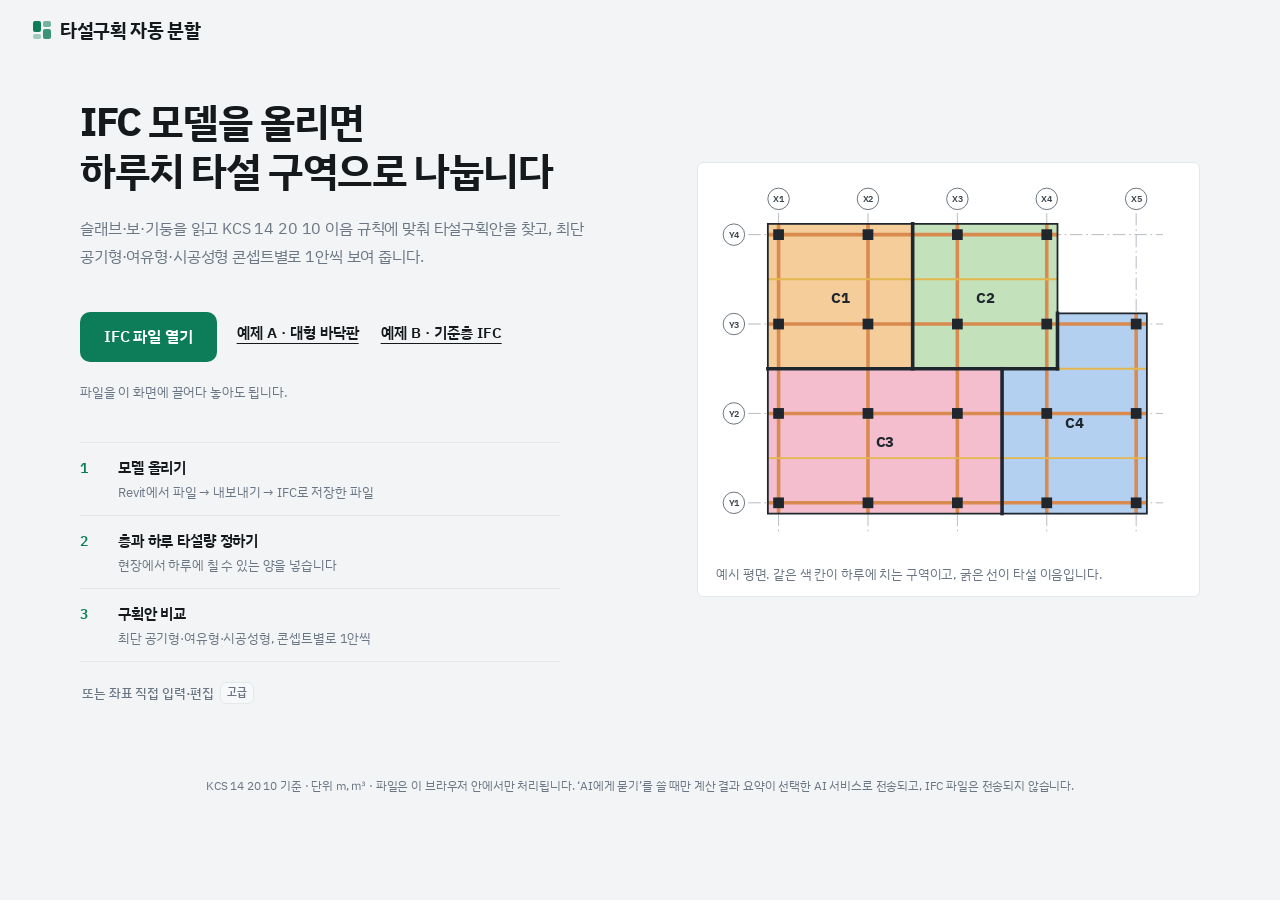
<file: 타설구획_자동분할_최종본.html>
<!doctype html>
<html lang="ko">
<head>
<meta charset="utf-8">
<meta name="viewport" content="width=device-width, initial-scale=1, viewport-fit=cover">
<title>타설구획 자동 분할</title>
<link rel="preconnect" href="https://fonts.googleapis.com">
<link rel="preconnect" href="https://fonts.gstatic.com" crossorigin>
<link href="https://fonts.googleapis.com/css2?family=IBM+Plex+Sans+KR:wght@400;500;600;700&family=Noto+Sans+KR:wght@400;500;700&display=swap" rel="stylesheet">
<style>
:root{
  --paper:#F2F4F6; --sheet:#FFFFFF; --card:#FFFFFF; --ink:#16191C; --muted:#6B7684; --rule:#E5E8EB; --field:#F7F8FA;
  --accent:#0C7C59; --accent-soft:#E7F4EE; --accent-ink:#FFFFFF;
  --ok:#0C7C59; --ok-soft:#E7F4EE; --ng:#D6373B; --ng-soft:#FDECEC; --warn:#B26C00; --warn-soft:#FFF4E0;
  --girder:#D9804F; --beam:#E0B23F; --wall:#5E4B86; --col:#16191C; --cell:#E8ECEF;
  --shadow:0 1px 2px rgba(22,25,28,.05), 0 8px 24px rgba(22,25,28,.06);
  box-sizing:border-box;
  padding-top:env(safe-area-inset-top,0px); padding-bottom:env(safe-area-inset-bottom,0px);
  font-family:'IBM Plex Sans KR','Noto Sans KR','Apple SD Gothic Neo','Malgun Gothic',system-ui,sans-serif;
  color-scheme:light;
}
@media (prefers-color-scheme:dark){:root:not([data-theme="light"]){
  --paper:#0F1214; --sheet:#181C1F; --card:#181C1F; --ink:#EDF0F2; --muted:#9BA6B0; --rule:#2A3136; --field:#12171A;
  --accent:#2FBF8F; --accent-soft:#12312A; --accent-ink:#06120D;
  --ok:#2FBF8F; --ok-soft:#12312A; --ng:#FF7B7E; --ng-soft:#3A1E1F; --warn:#F0B24B; --warn-soft:#3A2D14;
  --cell:#262D32; --col:#EDF0F2; --shadow:0 1px 2px rgba(0,0,0,.4);
  color-scheme:dark;
}}
:root[data-theme="dark"]{
  --paper:#0F1214; --sheet:#181C1F; --card:#181C1F; --ink:#EDF0F2; --muted:#9BA6B0; --rule:#2A3136; --field:#12171A;
  --accent:#2FBF8F; --accent-soft:#12312A; --accent-ink:#06120D;
  --ok:#2FBF8F; --ok-soft:#12312A; --ng:#FF7B7E; --ng-soft:#3A1E1F; --warn:#F0B24B; --warn-soft:#3A2D14;
  --cell:#262D32; --col:#EDF0F2; color-scheme:dark;
}
html{scroll-padding-top:env(safe-area-inset-top,0px)}
*,*::before,*::after{box-sizing:inherit}
body{margin:0;background:var(--paper);color:var(--ink);font-size:15px;line-height:1.6;letter-spacing:-.01em;font-variant-numeric:tabular-nums;-webkit-font-smoothing:antialiased}
h1,h2,h3{margin:0;line-height:1.3;letter-spacing:-.02em}

/* 상단 바 */
.top{position:relative;background:var(--sheet);border-bottom:1px solid var(--rule);
  padding:calc(14px + env(safe-area-inset-top,0px)) clamp(16px,4vw,32px) 14px;display:flex;gap:10px 24px;align-items:center;justify-content:space-between;flex-wrap:wrap}
.top h1{font-size:19px;font-weight:700;display:flex;align-items:center;gap:8px}
.top h1::before{content:"";width:22px;height:22px;border-radius:7px;background:var(--accent);box-shadow:inset 0 0 0 3px var(--sheet), 0 0 0 1px var(--accent)}
.top p{margin:3px 0 0;color:var(--muted);font-size:13px;max-width:90ch}
.spec{font-size:12px;color:var(--muted);background:var(--field);border-radius:999px;padding:5px 12px}

@media (max-width:640px){.top{padding-top:calc(10px + env(safe-area-inset-top,0px));padding-bottom:10px}.top p,.spec{display:none}}
.layout{display:grid;grid-template-columns:minmax(320px,400px) minmax(0,1fr);gap:20px;padding:20px clamp(12px,3vw,28px) 60px;align-items:start;max-width:1560px;margin:0 auto}
@media (max-width:980px){.layout{grid-template-columns:1fr;gap:14px;padding-bottom:110px}}
.panel{display:flex;flex-direction:column;gap:12px;min-width:0}
.result{display:flex;flex-direction:column;gap:14px;min-width:0}

/* 카드 */
fieldset,.upload,.sheet,#zoneBlock,#altBlock,.exportcard{background:var(--card);border:1px solid var(--rule);border-radius:16px;box-shadow:var(--shadow)}
fieldset{border:1px solid var(--rule);margin:0;padding:18px 18px 20px;min-width:0}
legend{float:left;width:100%;font-weight:700;font-size:16px;padding:0;margin:0 0 14px;display:flex;gap:9px;align-items:center;line-height:1.3}
legend + *{clear:both}
legend + label, legend + .row2 > div > label{margin-top:0}
legend .n{display:inline-grid;place-items:center;width:24px;height:24px;border-radius:8px;background:var(--accent);color:var(--accent-ink);font-size:12.5px;font-weight:700;flex:none}
label{display:block;font-size:13px;color:var(--muted);margin:14px 0 6px;font-weight:500;line-height:1.4}
label b{color:var(--ink);font-weight:600}
input[type=text],input[type=number],input[type=password],textarea,select{display:block;box-sizing:border-box;width:100%;max-width:100%;min-width:0;font:inherit;font-size:14px;line-height:1.5;color:var(--ink);background:var(--field);border:1px solid var(--rule);border-radius:10px;padding:10px 12px;transition:border-color .12s,background .12s}
input[type=text]:hover,input[type=number]:hover,textarea:hover,select:hover{background:color-mix(in srgb,var(--field) 60%,var(--card))}
input:focus,textarea:focus,select:focus{outline:none;border-color:var(--accent);background:var(--card);box-shadow:0 0 0 3px var(--accent-soft)}
textarea{min-height:96px;resize:vertical;font-size:13.5px;line-height:1.6;font-family:inherit;font-variant-numeric:tabular-nums;letter-spacing:0}
.row2{display:grid;grid-template-columns:repeat(auto-fit,minmax(150px,1fr));gap:0 14px;align-items:start}
.row2 > div{min-width:0}
.row2 label{overflow-wrap:anywhere}
.check{display:flex;gap:9px;align-items:flex-start;color:var(--ink);font-size:13px;margin-top:12px;line-height:1.5}
.check input{margin-top:3px;accent-color:var(--accent);width:17px;height:17px}
.hint{font-size:12.5px;color:var(--muted);margin:6px 0 0;line-height:1.55}

/* 버튼 */
button{font:inherit;font-size:14px;font-weight:600;border-radius:12px;padding:11px 16px;cursor:pointer;border:1px solid var(--rule);background:var(--card);color:var(--ink);transition:transform .08s,background .12s,border-color .12s}
button:hover{background:var(--field)}
button:active{transform:scale(.985)}
button.primary{background:var(--accent);border-color:var(--accent);color:var(--accent-ink);font-weight:700}
button.primary:hover{filter:brightness(1.07)}
button:disabled{opacity:.45;cursor:not-allowed;transform:none}
button:focus-visible,summary:focus-visible,label:focus-visible{outline:2px solid var(--accent);outline-offset:2px}
.actions{position:sticky;bottom:12px;z-index:15;background:var(--card);border:1px solid var(--rule);border-radius:16px;box-shadow:0 6px 24px rgba(22,25,28,.12);padding:10px;display:flex;gap:8px}
.actions .primary{flex:1;padding:14px 16px;font-size:15px}
@media (max-width:980px){.actions{position:fixed;left:0;right:0;bottom:0;border-radius:0;border-width:1px 0 0;padding:10px clamp(12px,3vw,28px) calc(10px + env(safe-area-inset-bottom,0px))}}

details{background:var(--card);border:1px solid var(--rule);border-radius:16px;padding:16px 18px;box-shadow:var(--shadow)}
details summary{cursor:pointer;font-weight:600;font-size:14px;list-style:none;display:flex;justify-content:space-between;align-items:center}
details summary::-webkit-details-marker{display:none}
details summary::after{content:"＋";color:var(--muted);font-weight:400}
details[open] summary::after{content:"－"}
details ol{padding-left:18px;margin:10px 0 0;font-size:13px;color:var(--muted)}
details li{margin-bottom:6px}
details li::marker{color:var(--accent)}

/* 업로드 카드 */
.upload{padding:18px 18px 16px}
.upload h2{font-size:16px;font-weight:700}
.upload .hint{margin:6px 0 12px}
.drop{display:grid;gap:3px;place-items:center;text-align:center;border:1.5px dashed color-mix(in srgb,var(--accent) 45%,var(--rule));border-radius:14px;padding:26px 12px;cursor:pointer;margin:0;background:var(--accent-soft);transition:background .12s,border-color .12s}
.drop:hover,.drop.over{background:color-mix(in srgb,var(--accent) 14%,var(--card));border-color:var(--accent)}
.drop-main{font-weight:700;font-size:15px;color:var(--accent)}
.drop-sub{font-size:12px;color:var(--muted)}
.vh{position:absolute;width:1px;height:1px;opacity:0;pointer-events:none}
.ifc-status{font-size:13px;margin-top:10px;color:var(--muted);line-height:1.55}
/* IFC 읽기 진행률 */
.ifc-prog{margin-top:12px}
.ip-head{display:flex;align-items:baseline;justify-content:space-between;gap:10px;font-size:13px;color:var(--ink);margin-bottom:6px}
.ip-head b{font-variant-numeric:tabular-nums;color:var(--accent);font-size:14px}
.ip-track{height:8px;border-radius:999px;background:var(--field);overflow:hidden}
.ip-track i{display:block;height:100%;width:0;border-radius:999px;background:var(--accent);transition:width .18s ease-out}
.ip-sub{font-size:12px;color:var(--muted);margin:6px 0 0;line-height:1.5;min-height:1em}
.ifc-status.err{color:var(--ng)} .ifc-status.ok{color:var(--ink)}
.ifc-status ol{margin:8px 0 0;padding-left:18px}
button.wide{width:100%;margin-top:10px}
button.link{border:0;background:none;padding:8px 0 0;color:var(--accent);font-size:13px;font-weight:600}
button.link:hover{background:none;text-decoration:underline}
.form-note{font-size:13px;font-weight:600;color:var(--accent);margin:0 2px 2px}
.or{font-size:12.5px;color:var(--muted);margin:2px 4px 0;line-height:1.5}

/* 알림 */
.msg{display:flex;gap:10px;align-items:flex-start;border-radius:14px;padding:12px 14px;margin:0 0 8px;font-size:14px;line-height:1.55;background:var(--field);border:1px solid var(--rule)}
.msg .tag{flex:none;font-size:11.5px;font-weight:700;padding:3px 9px;border-radius:999px;letter-spacing:.02em}
.msg p{margin:0}
.msg.err{background:var(--ng-soft);border-color:color-mix(in srgb,var(--ng) 25%,transparent)}
.msg.err .tag{background:var(--ng);color:var(--accent-ink)}
.msg.warn{background:var(--warn-soft);border-color:color-mix(in srgb,var(--warn) 25%,transparent)}
.msg.warn .tag{background:var(--warn);color:var(--accent-ink)}
.msg.ok{background:var(--ok-soft);border-color:color-mix(in srgb,var(--ok) 22%,transparent)}
.msg.ok .tag{background:var(--ok);color:var(--accent-ink)}
.empty{background:var(--card);border:1px dashed var(--rule);border-radius:16px;padding:52px 24px;text-align:center;color:var(--muted)}

/* 레이어 칩 */
.layers{display:flex;flex-wrap:wrap;gap:8px;margin:0}
.layers label{display:inline-flex;gap:7px;align-items:center;margin:0;padding:8px 14px;border-radius:999px;background:var(--card);border:1px solid var(--rule);font-size:13px;color:var(--ink);cursor:pointer;font-weight:500;transition:background .12s,border-color .12s}
.layers label:has(input:checked){background:var(--accent-soft);border-color:color-mix(in srgb,var(--accent) 40%,transparent);color:var(--accent);font-weight:700}
.layers label.off{opacity:.4;cursor:not-allowed}
.layer-note{align-self:center;font-size:12.5px;color:var(--muted)}
.layers input{accent-color:var(--accent);width:15px;height:15px}

/* 도면 */
.sheet{padding:14px}
.sheet.fresh{animation:pop .35s ease-out}
@keyframes pop{from{opacity:0;transform:translateY(8px)}to{opacity:1;transform:none}}
.zoomwrap{position:relative}
.drawing{overflow:hidden;border-radius:12px;background:var(--sheet);touch-action:none;cursor:grab}
.drawing.drag{cursor:grabbing}
.drawing svg,.cand svg{letter-spacing:0;word-spacing:0}
.drawing svg{display:block;width:100%;height:auto;max-height:76vh}
.zoomctl{position:absolute;top:10px;right:10px;display:flex;flex-direction:column;gap:6px;z-index:2}
.zoomctl button{width:38px;height:36px;padding:0;font-size:17px;border-radius:11px;background:color-mix(in srgb,var(--card) 92%,transparent);backdrop-filter:blur(4px);box-shadow:var(--shadow)}
.zoomctl button:last-child{font-size:12px;font-weight:700}
.zoomhint{margin:8px 2px 0}
.legend{display:flex;flex-wrap:wrap;gap:6px 16px;font-size:12px;color:var(--muted);margin-top:10px;padding-top:10px;border-top:1px solid var(--rule)}
.legend span{display:inline-flex;gap:6px;align-items:center}
.legend i{display:inline-block;width:16px;height:0;border-top:3px solid;border-radius:2px}
.titleblock{display:grid;grid-template-columns:minmax(0,1.1fr) minmax(0,1.3fr);gap:14px;margin-top:14px;padding-top:14px;border-top:1px solid var(--rule)}
@media (max-width:640px){.titleblock{grid-template-columns:1fr}}
.tb-name h2{font-size:18px;font-weight:700}
.tb-name .sub{color:var(--muted);font-size:12.5px;margin-top:3px}
.tb-facts{display:grid;grid-template-columns:1fr 1fr;gap:8px;margin:0}
.tb-facts div{padding:10px 12px;background:var(--field);border-radius:12px}
.tb-facts dt{font-size:11.5px;color:var(--muted)}
.tb-facts dd{margin:2px 0 0;font-weight:700;font-size:16px}

/* 표 */
.tablewrap{overflow-x:auto;-webkit-overflow-scrolling:touch}
table{border-collapse:collapse;width:100%;font-size:14px}
th,td{padding:11px 12px;border-bottom:1px solid var(--rule);text-align:right;white-space:nowrap}
thead th{font-weight:600;color:var(--muted);font-size:12px;border-bottom:1px solid var(--rule);background:var(--field)}
thead th:first-child{border-radius:10px 0 0 10px}
thead th:last-child{border-radius:0 10px 10px 0}
th:first-child,td:first-child{text-align:left}
tbody tr:last-child td{border-bottom:0}
.sw{display:inline-block;width:12px;height:12px;border-radius:4px;vertical-align:-2px;margin-right:7px}
.over{color:var(--ng);font-weight:700}
h3{font-size:16px;font-weight:700;margin:2px 0 4px}
#detailTitle{margin:6px 4px 0}
#zoneBlock,#altBlock,.exportcard{padding:16px}
#zoneBlock .hint{margin-bottom:6px}
.alts tbody tr{cursor:pointer}
.alts tbody tr.sel td{background:var(--accent-soft)}
.alts tbody tr:hover td{background:var(--field)}
@media (max-width:640px){#altTable{display:none}}

/* 후보 카드 */
.sample-links{display:flex;flex-wrap:wrap;gap:4px 14px}
.cand-h{display:flex;align-items:baseline;gap:8px}
#candCount{font-size:13px;color:var(--accent);font-weight:700}
.cands{display:grid;grid-template-columns:repeat(auto-fill,minmax(158px,1fr));gap:10px;margin:10px 0 4px}
@media (max-width:480px){.cands{grid-template-columns:1fr 1fr;gap:8px}}
.cand{display:flex;flex-direction:column;gap:6px;text-align:left;padding:10px;border:1px solid var(--rule);border-radius:14px;background:var(--card);color:var(--ink);font-size:12.5px;line-height:1.45;font-weight:400}
.cand:hover{border-color:color-mix(in srgb,var(--accent) 45%,transparent);background:var(--card);box-shadow:var(--shadow)}
.cand[aria-pressed="true"]{border:2px solid var(--accent);padding:9px;background:color-mix(in srgb,var(--accent-soft) 60%,var(--card))}
.cand svg{width:100%;height:auto;display:block;aspect-ratio:4/3;background:var(--field);border-radius:9px}
.cand .ct{display:flex;justify-content:space-between;align-items:baseline;font-weight:700;font-size:14px}
.cand .ct small{font-weight:500;color:var(--muted);font-size:11.5px}
.cand .cm{color:var(--muted)}
.cand .tags{display:flex;flex-wrap:wrap;gap:4px}
.cand .tags span{font-size:11px;font-weight:600;padding:2px 8px;border-radius:999px;background:var(--accent-soft);color:var(--accent)}
.cand .tags span.day{background:var(--warn-soft);color:var(--warn)}

/* 판정 근거 */
.basis{margin-top:12px;padding-top:12px;border-top:1px solid var(--rule)}
.basis table{font-size:12.5px}
.basis td,.basis th{text-align:left;white-space:normal;padding:9px 10px}
.basis td:nth-child(2){text-align:right;white-space:nowrap;font-weight:700}
.basis .src{color:var(--muted);font-size:11.5px}
.inline-btn{margin-left:8px;padding:5px 12px;font-size:12.5px;border-radius:999px;border-color:currentColor;background:var(--card)}
.exports{display:flex;flex-wrap:wrap;gap:8px}
.exports textarea{min-height:110px;margin-top:8px}
.foot{font-size:12px;color:var(--muted);margin-top:14px;max-width:78ch;line-height:1.6}

/* ===== 단계별 화면 ===== */
[hidden]{display:none!important}
body[data-stage="start"] .top p,body[data-stage="pick"] .top p{display:none}
.card{background:var(--card);border:1px solid var(--rule);border-radius:16px;box-shadow:var(--shadow);padding:18px}
.step-h{display:flex;align-items:center;gap:10px;margin-bottom:6px}
.step-h h2{font-size:17px;font-weight:700}
.step-h .n{display:inline-grid;place-items:center;width:26px;height:26px;border-radius:9px;background:var(--accent);color:var(--accent-ink);font-size:13px;font-weight:700}
.step-desc{margin:0 0 12px}
.intro{padding:6px 2px 4px}
.intro h2{font-size:clamp(20px,2.6vw,26px);font-weight:700;letter-spacing:-.03em;line-height:1.35;margin-bottom:14px}
.steps{list-style:none;margin:0;padding:0;display:grid;grid-template-columns:repeat(3,1fr);gap:8px;counter-reset:s}
.steps li{counter-increment:s;background:var(--card);border:1px solid var(--rule);border-radius:14px;padding:12px 12px 12px 42px;position:relative;display:flex;flex-direction:column;gap:2px}
.steps li::before{content:counter(s);position:absolute;left:12px;top:12px;width:22px;height:22px;border-radius:8px;display:grid;place-items:center;background:var(--accent-soft);color:var(--accent);font-size:12px;font-weight:700}
.steps b{font-size:14px}
.steps span{font-size:12px;color:var(--muted)}
@media (max-width:560px){.steps{grid-template-columns:1fr}}
.file-chip{display:flex;align-items:center;justify-content:space-between;gap:10px;background:var(--field);border:1px solid var(--rule);border-radius:12px;padding:10px 12px}
.file-name{font-weight:600;font-size:14px;overflow:hidden;text-overflow:ellipsis;white-space:nowrap}
.file-chip .link{margin:0;padding:0;font-size:13px;font-weight:600;color:var(--accent);cursor:pointer;white-space:nowrap}
#ifcRun{margin-top:14px;padding:14px 16px;font-size:15px}
details.more .actions{position:static;background:none;padding:12px 0 0;border:0}
details.more fieldset{box-shadow:none;margin-top:10px}

/* 1) 시작: 가운데 한 줄, 결과 영역 숨김 */
body[data-stage="start"] .layout,body[data-stage="pick"] .layout{grid-template-columns:minmax(0,600px);justify-content:center;padding-top:36px}
body[data-stage="start"] .result,body[data-stage="pick"] .result{display:none}
body[data-stage="start"] #stepCond{display:none}
body[data-stage="start"] .panel > details:not(#manual){display:none}
body[data-stage="start"] .drop{padding:44px 12px}
body[data-stage="start"] .drop-main{font-size:18px}
/* 2) 층 선택: 파일 카드는 작게, 조건 카드 강조 */
body[data-stage="pick"] .intro,body[data-stage="result"] .intro{display:none}
body[data-stage="pick"] .drop,body[data-stage="result"] .drop{display:none}
body[data-stage="pick"] #stepFile .step-desc,body[data-stage="result"] #stepFile .step-desc{display:none}
body[data-stage="pick"] #stepCond{border:2px solid var(--accent);padding:17px}
body[data-stage="pick"] .panel > details:not(#manual){display:none}
/* 3) 결과: 왼쪽은 좁은 설정 막대, 오른쪽이 결과 */
body[data-stage="result"] .layout{grid-template-columns:minmax(280px,330px) minmax(0,1fr)}
@media (max-width:980px){body[data-stage="result"] .layout{grid-template-columns:1fr}}
body[data-stage="result"] .sample-links{display:none}
body[data-stage="result"] .step-h h2{font-size:15px}
body[data-stage="result"] .card{padding:14px}

/* 결과 머리글 */
.res-head{background:var(--card);border:1px solid var(--rule);border-radius:16px;box-shadow:var(--shadow);padding:16px 18px;display:flex;flex-wrap:wrap;align-items:center;justify-content:space-between;gap:10px 20px}
.res-head .rt small{display:block;color:var(--muted);font-size:12.5px;font-weight:500}
.res-head .rt h2{font-size:22px;font-weight:700;letter-spacing:-.03em}
.res-head .rt h2 em{font-style:normal;color:var(--accent)}
.res-info{display:flex;flex-wrap:wrap;gap:5px;margin-top:8px}
.res-info span{font-size:11.5px;font-weight:600;padding:3px 9px;border-radius:999px;background:var(--field);border:1px solid var(--rule);color:var(--muted)}
body[data-stage="result"] .ifc-status.ok{display:none}
body[data-stage="pick"] .sample-links{display:none}
.res-kpis{display:flex;flex-wrap:wrap;gap:8px}
.res-kpis div{background:var(--field);border-radius:12px;padding:8px 12px;min-width:88px}
@media (max-width:560px){.res-kpis{display:grid;grid-template-columns:1fr 1fr;width:100%}}
.res-kpis dt{font-size:11.5px;color:var(--muted)}
.res-kpis dd{margin:1px 0 0;font-size:16px;font-weight:700}

/* 필수 표시 */
.req{display:inline-block;margin-left:4px;font-size:11px;font-weight:700;color:var(--accent-ink);background:var(--ng);border-radius:6px;padding:1px 6px;vertical-align:1px}
input.invalid{border-color:var(--ng)!important;box-shadow:0 0 0 3px var(--ng-soft)!important;background:var(--card)}
.field-err{margin:6px 0 0;font-size:12.5px;font-weight:600;color:var(--ng)}
/* 고급 입력: 단계별로 숨김 */
.adv{font-size:11px;font-weight:600;color:var(--muted);background:var(--field);border:1px solid var(--rule);border-radius:6px;padding:1px 6px;margin-left:6px}
body[data-stage="pick"] #manual,body[data-stage="pick"] #modelCard,body[data-stage="start"] #modelCard{display:none}
body[data-stage="start"] #manual{background:none;border:0;box-shadow:none;padding:4px 2px}
body[data-stage="start"] #manual:not([open]) summary{justify-content:center;color:var(--muted);font-weight:500;font-size:13px}
body[data-stage="start"] #manual:not([open]) summary::after{content:""}
body[data-stage="start"] #manual:not([open]) summary::before{content:"또는 ";margin-right:3px}
/* 모델 요약 카드 */
.mc-title{font-size:15px;font-weight:700;margin:0 0 10px}
.mc-hero{display:flex;align-items:baseline;gap:6px;padding-bottom:12px;margin-bottom:12px;border-bottom:1px solid var(--rule)}
.mc-hero b{font-size:26px;font-weight:700;letter-spacing:-.03em}
.mc-hero span{font-size:13px;color:var(--muted)}
.mc-bar{height:8px;border-radius:99px;background:var(--field);overflow:hidden;display:flex;margin:-4px 0 6px}
.mc-bar i{display:block;height:100%}
.mc-legend{display:flex;gap:12px;font-size:12px;color:var(--muted);margin-bottom:12px}
.mc-legend span::before{content:"";display:inline-block;width:8px;height:8px;border-radius:3px;margin-right:5px;background:currentColor;vertical-align:0}
.mc-grid{display:grid;grid-template-columns:1fr 1fr;gap:8px;margin:0}
.mc-grid div{background:var(--field);border-radius:12px;padding:9px 11px}
.mc-grid dt{font-size:11.5px;color:var(--muted)}
.mc-grid dd{margin:1px 0 0;font-size:15px;font-weight:700}
.mc-grid dd small{font-size:11.5px;font-weight:500;color:var(--muted);margin-left:3px}
.mc-notes{list-style:none;margin:12px 0 0;padding:12px 0 0;border-top:1px solid var(--rule);display:flex;flex-direction:column;gap:6px}
.mc-notes li{font-size:12.5px;color:var(--muted);display:flex;gap:7px;line-height:1.45}
.mc-notes li::before{content:"✓";color:var(--accent);font-weight:700}

/* ===== 결과 화면 v2: 전체 폭 + 서랍 + 목록/상세 ===== */
body[data-stage="result"] .top p{display:none}
#out{display:flex;flex-direction:column;gap:14px}
body[data-stage="result"] .layout{padding-top:14px}
.res-head{flex-direction:column;align-items:stretch;gap:12px;padding:14px 18px}
.rh-top{display:flex;align-items:center;justify-content:space-between;gap:10px;flex-wrap:wrap}
.rh-main{display:flex;align-items:center;justify-content:space-between;gap:10px 20px;flex-wrap:wrap}
.rh-status{display:flex;align-items:flex-start;gap:10px;flex-wrap:wrap;padding-top:10px;border-top:1px solid var(--rule);font-size:13.5px;color:var(--ink);line-height:1.55}
.rh-status .ok-dot{flex:none;width:8px;height:8px;border-radius:50%;background:var(--ok);margin-top:7px}
.rh-status p{margin:0;flex:1;min-width:240px}
.rh-status .warns{flex:none;padding:4px 10px;border-radius:999px}
.rh-status .warns[open]{flex-basis:100%;border-radius:12px;padding:8px 12px}
.drawer-h{display:none}
body[data-stage="result"] .layout{grid-template-columns:minmax(0,1fr);max-width:1480px}
body[data-stage="result"] .panel{position:fixed;top:0;right:0;bottom:0;width:min(420px,94vw);z-index:60;background:var(--paper);overflow:auto;padding:14px 14px 40px;box-shadow:-10px 0 40px rgba(0,0,0,.18);transform:translateX(105%);transition:transform .25s ease;visibility:hidden}
body.drawer-open .panel{transform:none;visibility:visible}
body.drawer-open::after{content:"";position:fixed;inset:0;background:rgba(15,20,24,.35);z-index:55}
body[data-stage="result"] .drawer-h{display:flex;align-items:center;justify-content:space-between;padding:4px 2px 8px}
.drawer-x{width:36px;height:36px;padding:0;border-radius:10px}
.res-bar{display:flex;align-items:center;justify-content:space-between;gap:10px;flex-wrap:wrap}
.rb-info{display:flex;flex-wrap:wrap;gap:6px;align-items:center;font-size:13px;color:var(--muted)}
.rb-info span{background:var(--card);border:1px solid var(--rule);border-radius:999px;padding:5px 11px;color:var(--ink);font-weight:500}
.rb-info span b{color:var(--muted);font-weight:500;margin-right:4px}
.rb-btn{border-radius:999px;padding:8px 14px;font-size:13px}
#msgs .msg{margin-bottom:0}
#msgs{display:flex;flex-direction:column;gap:8px}
.warns{background:var(--warn-soft);border:1px solid color-mix(in srgb,var(--warn) 25%,transparent);border-radius:14px;padding:10px 14px}
.warns summary{font-size:13.5px;font-weight:600;color:var(--warn);display:flex;gap:8px;align-items:center}
.warns summary::after{content:"펼치기";margin-left:auto;font-size:12px;font-weight:500;color:var(--muted)}
.warns[open] summary::after{content:"접기"}
.warns ul{margin:8px 0 0;padding-left:18px;font-size:13.5px;line-height:1.6}
/* 목록 + 상세 */
.md{display:grid;grid-template-columns:300px minmax(0,1fr);gap:14px;align-items:start}
.md-list{background:var(--card);border:1px solid var(--rule);border-radius:16px;box-shadow:var(--shadow);padding:14px 12px;position:sticky;top:12px;max-height:calc(100vh - 24px);display:flex;flex-direction:column}
.md-list-h{display:flex;align-items:baseline;justify-content:space-between;padding:0 4px 10px}
.md-sub{font-size:12px;color:var(--muted)}
.md-list .cands{display:flex;flex-direction:column;gap:8px;margin:0;overflow:auto;padding:2px;min-height:0}
.md-list .cand{display:grid;grid-template-columns:84px 1fr;grid-template-areas:"svg ct" "svg cm" "svg tags";column-gap:10px;row-gap:2px;align-items:start;padding:8px;flex:none}
.md-list .cand[aria-pressed="true"]{padding:7px}
.md-list .cand svg{grid-area:svg;width:84px;aspect-ratio:1/1}
.md-list .cand .ct{grid-area:ct;font-size:13.5px}
.md-list .cand .cm{grid-area:cm;font-size:12px}
.md-list .cand .tags{grid-area:tags}
.md-detail{background:var(--card);border:1px solid var(--rule);border-radius:16px;box-shadow:var(--shadow);padding:14px 16px 16px;min-width:0}
.dt-head{display:flex;flex-wrap:wrap;align-items:center;justify-content:space-between;gap:8px 12px;margin-bottom:10px}
.dt-head h3{margin:0;font-size:17px}
.dt-head .layers label{padding:6px 11px;font-size:12.5px}
.md-detail .sheet{border:0;box-shadow:none;padding:0;background:none}
.md-detail .drawing{background:var(--field);border-radius:12px}
.md-detail .drawing svg{max-height:62vh}
.dt-zones{margin-top:12px}
.dt-zones .hint{margin-top:6px}
.dt-more{box-shadow:none;border-radius:12px;margin-top:10px;padding:10px 12px}
.md-detail .foot{margin-top:12px}
@media (max-width:980px){
  .md{grid-template-columns:minmax(0,1fr)}
  .md-list,.md-detail{min-width:0}
  .md-list{position:static;max-height:none}
  .md-list .cands{flex-direction:row;overflow-x:auto;padding-bottom:6px}
  .md-list .cand{width:250px}
}

/* ===== 글자 정리 v3 ===== */
body[data-stage="result"] .spec{display:none}
.res-head{gap:14px;padding:16px 20px}
.rh-cond{display:flex;flex-wrap:wrap;align-items:center;gap:6px;font-size:13.5px;font-weight:600;color:var(--ink)}
.rh-cond i{font-style:normal;color:var(--muted);font-weight:400;margin:0 2px}
.rh-main{align-items:flex-end}
.rh-title{display:flex;align-items:center;gap:14px}
.rh-days{display:flex;align-items:baseline;gap:2px;color:var(--accent);line-height:1}
.rh-days b{font-size:56px;font-weight:800;letter-spacing:-.04em}
.rh-days span{font-size:22px;font-weight:700}
.rh-sub{display:flex;flex-direction:column;gap:4px}
.rh-lbl{font-size:18px;font-weight:700;color:var(--ink);letter-spacing:-.02em}
.rh-zones{font-size:13.5px;color:var(--muted);font-weight:500}
.rh-fail{font-size:20px;font-weight:700;color:var(--ng)}
.rh-badge{align-self:flex-start;font-size:12px;font-weight:700;padding:3px 9px;border-radius:999px;margin-top:2px}
.rh-badge.ok{background:var(--ok-soft);color:var(--ok)}
.rh-badge.warn{background:var(--warn-soft);color:var(--warn)}
.res-kpis div{min-width:104px;padding:10px 14px}
.res-kpis dd{font-size:20px;letter-spacing:-.02em}
.res-kpis dd small{font-size:12px;font-weight:600;color:var(--muted);margin-left:2px}
.rh-act{display:flex;align-items:center;gap:8px;position:relative}
.rh-act .warns{padding:6px 12px;border-radius:999px;background:var(--warn-soft)}
.rh-act .warns summary{color:var(--warn);font-weight:700}
.rh-act .warns[open]{position:absolute;right:0;top:44px;z-index:5;width:min(460px,86vw);border-radius:12px;padding:12px 14px;box-shadow:var(--shadow)}
.rh-foot .warns{display:inline-block;padding:4px 12px;border-radius:999px}
.rh-foot .warns[open]{display:block;border-radius:12px;padding:10px 14px}
.warns summary{font-size:13px}
.warns summary::after{content:""}
/* 카드 */
.cand .ct{align-items:center;justify-content:flex-start;gap:6px}
.rec{font-style:normal;font-size:11px;font-weight:700;color:var(--accent);background:var(--accent-soft);border-radius:999px;padding:1px 7px;margin-left:6px;vertical-align:2px}
.cand .ct small{margin-left:auto}
.cand .cm{display:flex;gap:12px;color:var(--ink)}
.cand .cm > span{display:flex;flex-direction:column;line-height:1.2}
.cand .cm em{font-style:normal;font-size:10.5px;color:var(--muted);font-weight:500;white-space:nowrap;letter-spacing:-.02em}
.cand .cm u{text-decoration:none;font-size:11px;color:var(--muted);margin-left:1px}
.cand .cm strong{font-size:16px;font-weight:700;white-space:nowrap}
.md-list .cand{grid-template-areas:"svg ct" "svg cp" "svg cm";align-items:center;padding:10px}
.cand .cp{grid-area:cp;display:flex;flex-wrap:wrap;gap:4px}.cand .cp:empty{display:none}.cand .cp .rec{margin-left:0}
.cand.dom{opacity:.62}.dom-tag{font-style:normal;font-size:11px;font-weight:600;color:var(--muted);background:var(--field);border-radius:999px;padding:1px 7px;margin-left:6px;vertical-align:2px}.cand .cp .dom-tag{margin-left:0}
#altBlock.one{display:none}
.md-list .cand[aria-pressed="true"]{padding:9px}
.md-list .cand svg{width:72px}
.md-list .cand{grid-template-columns:72px 1fr}
.dt-head h3{display:flex;align-items:center}
/* 구역표 */
#zoneTable td small.day{font-size:11px;color:var(--muted);font-weight:500;margin-left:4px}
#zoneTable .gauge{display:inline-block;width:56px;height:6px;border-radius:9px;background:var(--field);margin-right:8px;vertical-align:1px;overflow:hidden}
#zoneTable .gauge i{display:block;height:100%;background:var(--accent);border-radius:9px}
#zoneTable td.over .gauge i{background:var(--ng)}
#zoneTable tr.sum td{font-weight:700;border-top:1px solid var(--rule)}
#zoneTable tr.sum td:last-child{font-weight:500;color:var(--muted)}
@media (max-width:560px){#zoneTable th:nth-child(3),#zoneTable td:nth-child(3){display:none}#zoneTable .gauge{width:34px;margin-right:6px}#zoneTable th,#zoneTable td{padding:10px 8px}.dt-head .layers label{padding:5px 9px;font-size:12px}.rh-days b{font-size:44px}.res-kpis{display:grid;grid-template-columns:repeat(3,1fr);gap:6px;width:100%}.res-kpis div{min-width:0;padding:8px 10px}.res-kpis dd{font-size:17px}.res-kpis dt{font-size:11px}}

/* ===== 머리글·바닥글 정리 ===== */
.md.no-list{grid-template-columns:minmax(0,1fr)}
.md.no-list .md-detail .drawing svg{max-height:70vh}
.rh-fail{color:var(--ng)}
.ifc-status.err{background:var(--ng-soft);border:1px solid color-mix(in srgb,var(--ng) 25%,transparent);border-radius:12px;padding:10px 12px;line-height:1.6;color:var(--ink)}
.ifc-status.err b{color:var(--ng)}
body[data-stage="start"] #stepFile .step-h{display:none}
body[data-stage="start"] #stepFile{padding-top:16px}
.top{position:static;background:transparent;border:0;box-shadow:none;padding:18px clamp(16px,4vw,32px) 0;display:block}
.brand{display:inline-flex;align-items:center;gap:8px;font-size:15px;font-weight:700;letter-spacing:-.02em;color:var(--ink);margin:0}
.brand::before{content:none!important;display:none!important}
.brand svg{flex:none}
body[data-stage="start"] .layout,body[data-stage="pick"] .layout{padding-top:28px}
body[data-stage="result"] .layout{padding-top:12px}
.site-foot{text-align:center;font-size:12px;color:var(--muted);padding:8px 16px 28px}
@media (max-width:980px){.site-foot{padding-bottom:110px}}
body[data-stage="result"] .site-foot{padding-bottom:28px}

/* 상태 칩 */
.sum-chips{display:flex;flex-wrap:wrap;gap:6px;align-items:center}
.sum-chips span,.sum-chips b{font-size:12.5px;padding:3px 10px;border-radius:999px;background:var(--field);border:1px solid var(--rule);color:var(--ink);font-weight:500}
.sum-chips b{background:var(--accent-soft);border-color:transparent;color:var(--accent);font-weight:700}
.ifc-status.ok{color:var(--ink)}
body[data-stage="result"] .ifc-status.ok{display:block}

/* ===== 첫 화면: 도면 히어로 ===== */
.hero,.drop-veil{display:none}
/* 시작 화면에서 파일을 읽는 중·오류일 때는 히어로 대신 진행 상태를 보여 준다 */
body[data-stage="start"].ifc-busy .hero{display:none!important}
body[data-stage="start"].ifc-busy #stepFile{display:block}
body[data-stage="start"].ifc-busy #manual{display:none}
body[data-stage="start"] .layout{grid-template-columns:minmax(0,1120px);justify-content:center;padding-top:clamp(28px,6vh,72px)}
body[data-stage="start"] #intro,body[data-stage="start"] #stepFile{display:none}
body[data-stage="start"] .hero{display:grid;grid-template-columns:minmax(0,1.1fr) minmax(0,1fr);gap:clamp(28px,5vw,64px);align-items:center}
.hero-title{font-size:clamp(28px,3.2vw,40px);font-weight:700;line-height:1.24;letter-spacing:-.035em;color:var(--ink);margin:0 0 18px;word-break:keep-all}
.hero-lede{font-size:16px;line-height:1.75;color:var(--muted);max-width:32em;margin:0 0 28px;word-break:keep-all}
.hero-actions{display:flex;align-items:center;gap:18px;flex-wrap:wrap}
.btn-primary{display:inline-flex;align-items:center;background:var(--accent);color:var(--accent-ink);font-weight:600;font-size:15.5px;padding:14px 24px;border-radius:10px;cursor:pointer;transition:background .15s}
.btn-primary:hover{background:color-mix(in srgb,var(--accent) 85%,#000)}
.btn-primary:focus-visible,.btn-quiet:focus-visible{outline:3px solid color-mix(in srgb,var(--accent) 45%,transparent);outline-offset:3px}
.btn-quiet{background:none;border:0;box-shadow:none;padding:6px 2px;font-size:15px;font-weight:600;color:var(--ink);text-decoration:underline;text-underline-offset:5px;text-decoration-thickness:1px;border-radius:4px}
.btn-quiet:hover{color:var(--accent);background:none}
.hero-drop{font-size:13px;color:var(--muted);margin:14px 0 0}
@media (hover:none){.hero-drop{display:none}}
.hero-steps{list-style:none;counter-reset:st;margin:40px 0 0;padding:0;border-top:1px solid var(--rule);max-width:32em}
.hero-steps li{counter-increment:st;display:grid;grid-template-columns:28px 1fr;column-gap:10px;padding:13px 0;border-bottom:1px solid var(--rule)}
.hero-steps li::before{content:counter(st);grid-row:span 2;font-size:14px;font-weight:600;color:var(--accent);font-variant-numeric:tabular-nums;padding-top:1px}
.hero-steps b{font-size:14.5px;font-weight:600;color:var(--ink)}
.hero-steps span{font-size:13px;color:var(--muted);margin-top:2px}
.hero-plan{margin:0;background:#fff;border:1px solid var(--rule);border-radius:6px;padding:18px 18px 12px}
.hero-plan svg{display:block;width:100%;height:auto}
.hero-plan figcaption{font-size:12.5px;color:var(--muted);margin-top:8px;line-height:1.55}
.hp-grid line{stroke:#9aa3ab;stroke-width:.8;stroke-dasharray:14 4 2 4}
.hp-bub circle{fill:#fff;stroke:#5b6670;stroke-width:1}
.hp-bub text{font-size:10px;font-weight:600;fill:#3a434b;text-anchor:middle;font-family:inherit}
.hp-beam line{stroke:#D98A4E;stroke-width:4}
.hp-sub line{stroke:#E3B74E;stroke-width:2.2}
.hp-col rect{fill:#1f262d}
.hp-slab{fill:none;stroke:#1f262d;stroke-width:2}
.hp-joint line{stroke:#1f262d;stroke-width:4;stroke-linecap:square}
.hp-lbl text{font-size:17px;font-weight:700;fill:#1f262d;text-anchor:middle;font-family:inherit}
.hp-zones .z{opacity:.85}
@media (prefers-reduced-motion:no-preference){
  body[data-stage="start"] .hp-zones .z,body[data-stage="start"] .hp-lbl .l{opacity:0;animation:hpIn .45s ease-out forwards}
  body[data-stage="start"] .hp-joint .j{stroke-dasharray:400;stroke-dashoffset:400;animation:hpDraw .5s ease-out forwards}
  .z1,.l1{animation-delay:.5s!important}.z2,.l2{animation-delay:.95s!important}.z3,.l3{animation-delay:1.4s!important}.z4,.l4{animation-delay:1.85s!important}
  .j1{animation-delay:.8s!important}.j2{animation-delay:1.25s!important}.j3{animation-delay:1.7s!important}.j4{animation-delay:2.1s!important}
}
@keyframes hpIn{to{opacity:.85}}
.hp-lbl .l{animation-name:hpInL!important}
@keyframes hpInL{to{opacity:1}}
@keyframes hpDraw{to{stroke-dashoffset:0}}
body[data-stage="start"] #manual{margin-top:4px;width:100%;max-width:1120px;justify-self:center}
body[data-stage="start"] #manual:not([open]) summary{justify-content:flex-start;padding-left:0}
@media (max-width:900px){
  body[data-stage="start"] .hero{grid-template-columns:1fr}
  .hero-plan{order:2}
  .hero-steps{margin-top:28px}
}
/* 화면 어디에나 끌어다 놓기 */
body.dragging .drop-veil{display:flex;position:fixed;inset:12px;z-index:80;border:2px dashed var(--accent);border-radius:14px;background:color-mix(in srgb,var(--accent) 8%,rgba(255,255,255,.85));align-items:center;justify-content:center;pointer-events:none}
.drop-veil span{font-size:17px;font-weight:600;color:var(--accent)}

/* 정렬 · 비상 중단선 · 시공 기록 */
.sortseg{display:flex;gap:4px;background:var(--field);border-radius:10px;padding:3px;margin:0 2px 10px}
.sortseg button{flex:1;border:0;box-shadow:none;background:none;font-size:12px;padding:7px 6px;border-radius:8px;color:var(--muted);font-weight:600}
.sortseg button[aria-pressed="true"]{background:var(--card);color:var(--ink);box-shadow:0 1px 2px rgba(0,0,0,.08)}
.sf{display:inline-block;font-size:11px;font-weight:700;padding:1px 7px;border-radius:999px;margin-left:4px}
.sf.ok{background:var(--ok-soft);color:var(--ok)}.sf.weak{background:var(--ng-soft);color:var(--ng);cursor:help}
tr.donerow td{color:var(--muted)}
.rec-bar{display:flex;align-items:center;gap:10px;flex-wrap:wrap;margin:0 0 10px}
.rec-bar .rb-btn[aria-pressed="true"]{background:var(--ink);color:var(--paper);border-color:var(--ink)}
.rec-hint{font-size:12.5px;color:var(--muted)}
.rec-panel{border:1px solid var(--rule);border-radius:12px;padding:12px 14px;margin-bottom:10px;background:var(--field);display:flex;flex-direction:column;gap:10px;font-size:13.5px}
.rp-row{display:flex;align-items:center;gap:8px;flex-wrap:wrap}
.rp-row input{width:90px;padding:7px 9px}
.rp-row button{padding:7px 12px;font-size:13px}
.rp-row b{font-size:14px}
.rp-warn{color:var(--ng);font-weight:600}
.rp-result{background:var(--card);border:1px solid var(--rule);border-radius:10px;padding:10px 12px;display:flex;flex-direction:column;gap:6px}
.rp-log{font-size:12.5px;color:var(--muted)}
/* AI에게 묻기 */
.ai-panel{border:1px solid var(--rule);border-radius:14px;padding:14px 16px;margin:14px 0 10px;background:var(--card);display:flex;flex-direction:column;gap:10px}
.ai-head{display:flex;align-items:baseline;justify-content:space-between;gap:6px 12px;flex-wrap:wrap}
.ai-head h3{margin:0;font-size:15px}
.ai-head small{color:var(--muted);font-size:12px}
.ai-chips{display:flex;flex-wrap:wrap;gap:6px}
.ai-chips button{font-size:12.5px;padding:6px 11px;border-radius:999px;font-weight:600;background:var(--field)}
.ai-log{display:flex;flex-direction:column;gap:8px;max-height:460px;overflow:auto}
.ai-log:empty{display:none}
.ai-msg{border-radius:12px;padding:10px 12px;font-size:13.5px;line-height:1.6;overflow-wrap:anywhere}
.ai-msg p{margin:0 0 6px}.ai-msg p:last-child{margin:0}
.ai-msg ul{margin:2px 0 6px;padding-left:18px}.ai-msg li{margin:2px 0}
.ai-msg.q{align-self:flex-end;background:var(--accent-soft);max-width:85%}
.ai-msg.a{align-self:stretch;background:var(--field);border:1px solid var(--rule)}
.ai-msg.wait{color:var(--muted)}
.ai-msg.err{background:var(--ng-soft);border-color:color-mix(in srgb,var(--ng) 25%,transparent)}
.ai-ask{display:flex;gap:8px;margin:0}
.ai-ask input{flex:1;min-width:0}
.ai-ask button{flex:none;padding:9px 16px;font-size:13.5px}
.ai-set{font-size:12.5px;color:var(--muted)}
.ai-set summary{cursor:pointer;width:fit-content}
.ai-test{display:flex;gap:10px;align-items:center;flex-wrap:wrap;margin-top:8px}.ai-test button{font-size:12.5px}
.ai-set .row{display:flex;gap:8px;flex-wrap:wrap;align-items:center;margin-top:8px}
.ai-set .row>select{width:auto;flex:none}
.ai-set .row>input{width:auto}
.ai-set input[type=password]{display:block;font:inherit;font-size:14px;line-height:1.5;color:var(--ink);background:var(--field);border:1px solid var(--rule);border-radius:10px;padding:9px 12px}
.ai-note{font-size:12px;color:var(--muted);margin:8px 0 0;line-height:1.5}
.rebar-note{color:#B8480A;font-weight:600}
.rp-note{font-size:12px;color:var(--muted);flex:1;min-width:220px}
.drawing.recmode{cursor:crosshair}

.cand.dom{opacity:.5}
.sortseg button{white-space:nowrap}
.cm.cm3{grid-template-columns:repeat(3,minmax(0,1fr));gap:4px}
.cand .cm strong{white-space:nowrap}
.dom-tag{font-style:normal;font-size:11px;font-weight:600;color:var(--muted);background:var(--field);border-radius:999px;padding:2px 8px;margin-left:6px}
.rec-why{font-size:12.5px;color:var(--muted);margin:-4px 0 10px;line-height:1.55}
/* 콘셉트 선정 비교표 */
.cmp-wrap{margin:-2px 0 12px}
.cmp{width:100%;border-collapse:collapse;font-size:12.5px}
.cmp th{background:var(--field);color:var(--muted);font-size:11.5px;font-weight:600;padding:7px 9px;text-align:right;border-bottom:1px solid var(--rule)}
.cmp th:first-child,.cmp th:nth-child(2){text-align:left}
.cmp td{padding:8px 9px;text-align:right;border-bottom:1px solid var(--rule);white-space:nowrap}
.cmp td:first-child,.cmp td:nth-child(2){text-align:left;white-space:normal}
.cmp tr:last-child td{border-bottom:0}
.cmp .cn{font-weight:700;color:var(--ink)}
.cmp .cr{display:block;font-size:11px;color:var(--muted);font-weight:400;line-height:1.4;margin-top:1px}
.cmp td.win{background:var(--accent-soft);color:var(--accent);font-weight:700;border-radius:6px}
.cmp td.win::after{content:" ←";font-size:11px}
.cmp tbody tr{cursor:pointer}
.cmp tbody tr:hover td{background:var(--field)}
.cmp tbody tr.sel td{box-shadow:inset 0 0 0 1px color-mix(in srgb,var(--accent) 35%,transparent)}
.cmp-note{font-size:11.5px;color:var(--muted);margin:7px 2px 0;line-height:1.5}
/* 3안 나란히 비교 */
.tri-btn{white-space:nowrap}
.tri-btn[aria-pressed="true"]{background:var(--ink);color:var(--paper);border-color:var(--ink)}
.tri{display:grid;grid-template-columns:repeat(3,minmax(0,1fr));gap:14px;margin:4px 0 6px}
@media (max-width:900px){.tri{grid-template-columns:1fr}}
.tri .tc{border:1px solid var(--rule);border-radius:14px;padding:12px;background:var(--card);display:flex;flex-direction:column;gap:8px;min-width:0}
.tri .tc.sel{border:2px solid var(--accent);padding:11px}
.tri .th{display:flex;align-items:baseline;gap:7px;flex-wrap:wrap}
.tri .th b{font-size:14.5px;color:var(--ink)}
.tri .th small{font-size:11.5px;color:var(--muted)}
.tri .tr2{font-size:11.5px;color:var(--muted);line-height:1.45;min-height:2.6em}
.tri svg{width:100%;height:auto;display:block;background:var(--field);border-radius:10px;aspect-ratio:4/3}
.tri .tm2{display:grid;grid-template-columns:repeat(4,auto);gap:4px 10px;font-size:11.5px}
.tri .tm2 span{display:flex;flex-direction:column;line-height:1.25}
.tri .tm2 em{font-style:normal;font-size:10.5px;color:var(--muted)}
.tri .tm2 strong{font-size:14px;font-weight:700;color:var(--ink);white-space:nowrap}
.tri .tm2 span.win em{color:var(--accent)}
.tri .tm2 span.win strong{color:var(--accent)}
.tri .tm2 u{text-decoration:none;font-size:10.5px;color:var(--muted);margin-left:1px}
@media (max-width:560px){.cmp th:nth-child(2),.cmp td:nth-child(2){display:none}}
.sens-note{font-size:12px;color:var(--muted);margin:-4px 2px 10px;line-height:1.5}
.sens-note b,.term-list b{color:var(--ink);font-weight:700}
.term-list{line-height:1.7}
.beam-note{color:#B8480A;font-weight:600}
.rb-btn small{font-size:11px;font-weight:500;opacity:.75;margin-left:4px}
</style>
</head>
<body data-stage="start">
<header class="top">
  <h1 class="brand"><svg viewBox="0 0 20 20" width="20" height="20" aria-hidden="true"><rect x="1" y="1" width="8" height="11" rx="2" fill="var(--accent)"/><rect x="11" y="1" width="8" height="6" rx="2" fill="var(--accent)" opacity=".55"/><rect x="11" y="9" width="8" height="10" rx="2" fill="var(--accent)" opacity=".8"/><rect x="1" y="14" width="8" height="5" rx="2" fill="var(--accent)" opacity=".35"/></svg>타설구획 자동 분할</h1>
</header>

<div class="layout">
<aside class="panel" id="panel">
  <div class="drawer-h"><b>조건 바꾸기 · 모델 정보</b><button type="button" class="drawer-x" id="closeDrawer" aria-label="닫기">✕</button></div>
  <section class="hero" id="hero" aria-labelledby="heroTitle">
    <div class="hero-copy">
      <h2 class="hero-title" id="heroTitle">IFC 모델을 올리면<br>하루치 타설 구역으로 나눕니다</h2>
      <p class="hero-lede">슬래브·보·기둥을 읽고 KCS 14 20 10 이음 규칙에 맞춰 타설구획안을 찾고, 최단 공기형·여유형·시공성형 콘셉트별로 1안씩 보여 줍니다.</p>
      <div class="hero-actions">
        <label for="ifcFile" class="btn-primary" tabindex="0" role="button" id="heroOpen">IFC 파일 열기</label>
        <button type="button" class="btn-quiet" id="heroSample" title="8.4 m 경간 10×8, 약 5,500㎡·1,381㎥ — 나눠야 하는 층 (가정 모델)">예제 A · 대형 바닥판</button>
        <button type="button" class="btn-quiet" id="heroSampleB" title="예제 IFC 2층, 슬래브 약 92㎥ — 하루에 끝나는 층">예제 B · 기준층 IFC</button>
      </div>
      <p class="hero-drop">파일을 이 화면에 끌어다 놓아도 됩니다.</p>
      <ol class="hero-steps">
        <li><b>모델 올리기</b><span>Revit에서 파일 → 내보내기 → IFC로 저장한 파일</span></li>
        <li><b>층과 하루 타설량 정하기</b><span>현장에서 하루에 칠 수 있는 양을 넣습니다</span></li>
        <li><b>구획안 비교</b><span>최단 공기형·여유형·시공성형, 콘셉트별로 1안씩</span></li>
      </ol>
    </div>
    <figure class="hero-plan">
      <svg viewBox="0 0 520 420" role="img" aria-label="구역이 네 개로 나뉜 예시 평면도">
  <g class="hp-grid">
    <line x1="70" y1="36" x2="70" y2="396"/><line x1="170" y1="36" x2="170" y2="396"/><line x1="270" y1="36" x2="270" y2="396"/><line x1="370" y1="36" x2="370" y2="396"/><line x1="470" y1="36" x2="470" y2="396"/>
    <line x1="36" y1="60" x2="500" y2="60"/><line x1="36" y1="160" x2="500" y2="160"/><line x1="36" y1="260" x2="500" y2="260"/><line x1="36" y1="360" x2="500" y2="360"/>
  </g>
  <g class="hp-bub">
    <circle cx="70" cy="20" r="12"/><text x="70" y="24">X1</text><circle cx="170" cy="20" r="12"/><text x="170" y="24">X2</text><circle cx="270" cy="20" r="12"/><text x="270" y="24">X3</text><circle cx="370" cy="20" r="12"/><text x="370" y="24">X4</text><circle cx="470" cy="20" r="12"/><text x="470" y="24">X5</text>
    <circle cx="20" cy="60" r="12"/><text x="20" y="64">Y4</text><circle cx="20" cy="160" r="12"/><text x="20" y="164">Y3</text><circle cx="20" cy="260" r="12"/><text x="20" y="264">Y2</text><circle cx="20" cy="360" r="12"/><text x="20" y="364">Y1</text>
  </g>
  <g class="hp-zones">
    <polygon class="z z1" points="58,48 220,48 220,210 58,210" fill="#F4C58A"/>
    <polygon class="z z2" points="220,48 382,48 382,210 220,210" fill="#B9DDB0"/>
    <polygon class="z z3" points="58,210 320,210 320,372 58,372" fill="#F2B3C6"/>
    <polygon class="z z4" points="382,148 482,148 482,372 320,372 320,210 382,210" fill="#A6C8EE"/>
  </g>
  <g class="hp-beam">
    <line x1="58" y1="60" x2="382" y2="60"/><line x1="58" y1="160" x2="482" y2="160"/><line x1="58" y1="260" x2="482" y2="260"/><line x1="58" y1="360" x2="482" y2="360"/>
    <line x1="70" y1="48" x2="70" y2="372"/><line x1="170" y1="48" x2="170" y2="372"/><line x1="270" y1="48" x2="270" y2="372"/><line x1="370" y1="48" x2="370" y2="372"/><line x1="470" y1="148" x2="470" y2="372"/>
  </g>
  <g class="hp-sub"><line x1="58" y1="110" x2="382" y2="110"/><line x1="58" y1="210" x2="482" y2="210"/><line x1="58" y1="310" x2="482" y2="310"/></g>
  <g class="hp-col">
    <rect x="64" y="54" width="12" height="12"/><rect x="164" y="54" width="12" height="12"/><rect x="264" y="54" width="12" height="12"/><rect x="364" y="54" width="12" height="12"/>
    <rect x="64" y="154" width="12" height="12"/><rect x="164" y="154" width="12" height="12"/><rect x="264" y="154" width="12" height="12"/><rect x="364" y="154" width="12" height="12"/><rect x="464" y="154" width="12" height="12"/>
    <rect x="64" y="254" width="12" height="12"/><rect x="164" y="254" width="12" height="12"/><rect x="264" y="254" width="12" height="12"/><rect x="364" y="254" width="12" height="12"/><rect x="464" y="254" width="12" height="12"/>
    <rect x="64" y="354" width="12" height="12"/><rect x="164" y="354" width="12" height="12"/><rect x="264" y="354" width="12" height="12"/><rect x="364" y="354" width="12" height="12"/><rect x="464" y="354" width="12" height="12"/>
  </g>
  <polygon class="hp-slab" points="58,48 382,48 382,148 482,148 482,372 58,372"/>
  <g class="hp-joint"><line class="j j1" x1="220" y1="48" x2="220" y2="210"/><line class="j j2" x1="58" y1="210" x2="382" y2="210"/><line class="j j3" x1="320" y1="210" x2="320" y2="372"/><line class="j j4" x1="382" y1="148" x2="382" y2="210"/></g>
  <g class="hp-lbl"><text class="l l1" x="139" y="136">C1</text><text class="l l2" x="301" y="136">C2</text><text class="l l3" x="189" y="298">C3</text><text class="l l4" x="401" y="276">C4</text></g>
</svg>
      <figcaption>예시 평면. 같은 색 칸이 하루에 치는 구역이고, 굵은 선이 타설 이음입니다.</figcaption>
    </figure>
  </section>
  <div class="intro" id="intro">
    <h2>IFC 모델로 콘크리트 타설구획을<br>자동으로 나눕니다</h2>
    <ol class="steps">
      <li><b>모델 올리기</b><span>Revit에서 내보낸 .ifc</span></li>
      <li><b>층·하루 타설량</b><span>구획할 층과 1일 한도</span></li>
      <li><b>구획안 확인</b><span>콘셉트별 최대 3안</span></li>
    </ol>
  </div>

  <section class="card step" id="stepFile" aria-labelledby="upTitle">
    <div class="step-h"><span class="n">1</span><h2 id="upTitle">모델 올리기</h2></div>
    <p class="hint step-desc">Revit에서 <b>파일 → 내보내기 → IFC</b>로 저장한 파일을 올리세요.</p>
    <label class="drop" id="drop" for="ifcFile">
      <span class="drop-main">IFC 파일 선택</span>
      <span class="drop-sub">또는 여기로 끌어다 놓기 (.ifc)</span>
    </label>
    <input id="ifcFile" type="file" accept=".ifc,.rvt" class="vh">
    <div class="file-chip" id="fileChip" hidden>
      <span class="file-name" id="fileName"></span>
      <label for="ifcFile" class="link">다른 파일</label>
    </div>
    <div id="ifcProg" class="ifc-prog" hidden aria-live="polite">
      <div class="ip-head"><span id="ipPhase">파일을 여는 중…</span><b id="ipPct">0%</b></div>
      <div class="ip-track"><i id="ipFill"></i></div>
      <p class="ip-sub" id="ipSub"></p>
    </div>
    <div id="ifcStatus" class="ifc-status" role="status"></div>
    <div class="sample-links"><button type="button" class="link" id="sampleA">예제 A · 대형 바닥판 (1,381㎥)</button><button type="button" class="link" id="ifcSample">예제 B · 기준층 IFC (92㎥)</button></div>
  </section>

  <section class="card step" id="stepCond" aria-labelledby="condTitle">
    <div class="step-h"><span class="n">2</span><h2 id="condTitle">층과 조건 정하기</h2></div>
    <div id="ifcPick" hidden>
      <label for="storey"><b>구획할 층</b></label>
      <select id="storey"></select>
    </div>
    <div class="row2">
      <div><label for="P"><b>1일 타설량</b> <span class="req">필수</span></label><input id="P" type="number" step="1" min="1" placeholder="현장에서 하루에 칠 수 있는 양 (㎥)" required aria-required="true" aria-describedby="pErr"><p class="field-err" id="pErr" hidden>하루 최대 타설량을 입력하세요.</p></div>
      <div><label for="N"><b>구역 수</b> (선택)</label><input id="N" type="number" step="1" min="1" placeholder="자동"></div>
    </div>
    <p class="hint" id="nHint">1일 타설량은 펌프 능력과 레미콘 공급능력 중 작은 값으로, 현장 조건에 따라 정해집니다. 구역 수는 비워 두면 최단 일수로 자동 계산합니다.</p>
    <button type="button" class="primary wide" id="ifcRun">구획하기</button>
  </section>

  <section class="card" id="modelCard" hidden aria-labelledby="mcTitle">
    <h2 class="mc-title" id="mcTitle">모델 요약</h2>
    <div id="mcBody"></div>
  </section>

  <details class="more" id="manual">
    <summary>좌표 직접 입력·편집 <span class="adv">고급</span></summary>
    <p class="form-note" id="formNote">IFC를 올리거나 [예제 불러오기]를 누르면 아래 칸이 채워집니다.</p>
    <fieldset>
    <legend><span class="n">1</span>슬래브</legend>
    <div class="row2">
      <div><label for="project">프로젝트</label><input id="project" type="text"></div>
      <div><label for="floor">층</label><input id="floor" type="text"></div>
    </div>
    <label for="slab"><b>외곽선 꼭짓점</b> — 한 줄에 x, y (순서대로 한 바퀴)</label>
    <textarea id="slab" spellcheck="false"></textarea>
    <div class="row2">
      <div><label for="t"><b>두께 t</b> (m)</label><input id="t" type="number" step="0.01" min="0"></div>
      <div><label for="C"><b>총 타설량 C</b> (㎥/층)</label><input id="C" type="number" step="0.1" min="0" placeholder="비우면 면적×t"></div>
    </div>
    <p class="hint">C를 넣으면 각 구역 타설량은 면적 비율로 나눠 계산합니다(보 물량 포함 값을 넣으면 보도 반영).</p>
  </fieldset>

    <fieldset>
    <legend><span class="n">2</span>기둥</legend>
    <label for="columns"><b>기둥 중심점</b> — 한 줄에 x, y</label>
    <textarea id="columns" spellcheck="false"></textarea>
    <p class="hint">같은 선 위 이웃 기둥 사이에는 큰보가 있다고 보고 자동으로 만듭니다.</p>
  </fieldset>

    <fieldset>
    <legend><span class="n">3</span>작은보 · 벽 · 개구부</legend>
    <label for="beams"><b>보</b> — x1, y1, x2, y2, 폭</label>
    <textarea id="beams" spellcheck="false" placeholder="비워도 됩니다"></textarea>
    <label for="walls"><b>콘크리트 벽·코어</b> — 사각형 x1, y1, x2, y2</label>
    <textarea id="walls" spellcheck="false" placeholder="비워도 됩니다"></textarea>
    <label for="openings"><b>개구부·계단실</b> — 사각형 x1, y1, x2, y2</label>
    <textarea id="openings" spellcheck="false" placeholder="비워도 됩니다"></textarea>
  </fieldset>

    <div class="actions">
      <button type="button" class="primary" id="run">입력값으로 다시 계산</button>
      <button type="button" id="example">예제 불러오기</button>
    </div>
  </details>

  <details>
    <summary>규칙 설정값</summary>
    <div class="row2">
      <div><label for="ratio">가운데 구간 비율</label><input id="ratio" type="text" value="1/3"></div>
      <div><label for="mult">작은보 이격 배수 (옆면에서, 폭×)</label><input id="mult" type="number" step="0.5" min="0" value="2"></div>
      <div><label for="defW">기본 작은보 폭 (m)</label><input id="defW" type="number" step="0.05" min="0.05" value="0.4"></div>
      <div><label for="minCut">최소 절단 가능 폭 (m)</label><input id="minCut" type="number" step="0.05" min="0" value="0.05"></div>
      <div><label for="cantMin">캔틸레버로 보는 내민 길이 (m)</label><input id="cantMin" type="number" step="0.05" min="0" value="0.6"></div>
      <div><label for="gridTol">기둥 그리드 묶는 오차 (m)</label><input id="gridTol" type="number" step="0.05" min="0" value="0.3"></div>
      <div><label for="minWallT">구조벽으로 볼 최소 두께 (m)</label><input id="minWallT" type="number" step="0.05" min="0" value="0.2"></div>
      <div class="chk"><label><input type="checkbox" id="inclBeam"> 보 물량까지 넣어 구획 (기본: 슬래브만 — 연구범위 문서 6장)</label></div>
      <div><label for="truck">트럭 적재량 (㎥)</label><input id="truck" type="number" step="0.5" min="1" value="6"></div>
      <div><label for="stopN">비상 중단선을 몇 대마다 둘지 <span class="adv">트럭 대수</span></label><input id="stopN" type="number" step="1" min="1" value="4"><p class="hint">공장 출하가 끊겨도 이미 출발한 트럭으로 다음 중단 자리까지 칠 수 있는 간격. 출발한 트럭 수 ≈ 시간당 도착 대수 × 운반 시간 (예: 8대/h × 30분 = 4대)</p></div>
      <div><label for="tieTol">멈출 자리 후보를 같게 볼 물량 차이 (㎥)</label><input id="tieTol" type="number" step="0.1" min="0" value="0.5"><p class="hint">한 구간 안에 멈출 자리 후보가 여럿이면, 물량이 이 범위 안에서 비슷한 것끼리는 같은 조건으로 보고 거푸집 작업이 적은 쪽을 고릅니다.</p></div>
      <div><label for="pourDir">진행 방향</label><select id="pourDir"><option value="auto">자동 (네 방향 계산 후 추천)</option><option value="X+">X+ (왼쪽 → 오른쪽)</option><option value="X-">X− (오른쪽 → 왼쪽)</option><option value="Y+">Y+ (아래 → 위)</option><option value="Y-">Y− (위 → 아래)</option></select></div>
      <div class="chk"><label><input type="checkbox" id="linkDetached"> 떨어진 작은 바닥을 가까운 구역과 같은 날 치기 (문서 규칙 6과 다름)</label></div>
      <div><label for="restarts">구획안을 몇 번 찾아볼지</label><input id="restarts" type="number" step="10" min="10" max="500" value="120"><p class="hint">서로 다른 출발점에서 반복해 찾습니다. 늘리면 더 나은 안이 나올 수 있지만 계산이 오래 걸립니다.</p></div>
    </div>
    <label class="check"><input id="cantExt" type="checkbox"><span>캔틸레버를 안쪽 절단선의 연장선으로 나누는 것 허용 — 규칙 4와 다른 예외 설정입니다. 켜기 전에 구조기술자 확인이 필요합니다.</span></label>
  </details>

  <details>
    <summary>JSON으로 한 번에 넣기 (Revit·Dynamo 추출 파일)</summary>
    <label for="jsonFile">JSON 파일 선택</label>
    <input id="jsonFile" type="file" accept=".json,application/json">
    <label for="jsonText">또는 내용 붙여넣기</label>
    <textarea id="jsonText" spellcheck="false" placeholder='{"slab":[[0,0],...],"columns":[...]}'></textarea>
    <button type="button" id="jsonLoad">붙여넣은 JSON 적용</button>
  </details>

  <details>
    <summary>적용 규칙 6가지</summary>
    <ol>
      <li>보를 가로지를 때 순경간(지지 부재 면 사이)의 가운데 1/3 안에서만 자른다 (KCS 3.6.1(1)·3.6.5(1), 수치는 ACI 318-14 26.5.6.2(b) 참조)</li>
      <li>작은보 옆면에서 작은보 폭의 2배 이내는 비우고, 그 큰보를 자르는 이음은 경사 인장철근으로 보강한다 (KCS 3.6.5(1) 단서, ACI 318 26.5.6.2(c))</li>
      <li>벽·코어·개구부는 지나갈 수 없다. 이음선은 슬래브 한가운데서 꺾지 않고 슬래브 끝·벽·다른 이음선까지 곧게 간다(T자 교차 허용) (KCS 3.6.1(1)·3.6.5(1))</li>
      <li>캔틸레버는 자르지 않고 옆 구역에 통째로 붙인다 (KCS 3.6.4(1))</li>
      <li>절단선은 그리드와 나란한 직선만 쓴다 (우리의 해석: KCS 3.7.1(3) "직선", 3.6.1(1) "압축력 방향과 직각" + 시공성)</li>
      <li>한 구역은 끊기지 않고 하나로 이어져야 한다 (우리의 해석: KCS 3.3.2(5) "한 구획은 타설 완료까지 연속 타설")</li>
    </ol>
    <p class="hint">물량은 슬래브 + 슬래브 아래 보(보는 실제 놓인 칸에 배분). 구역 수 하한 = max(올림(총량 ÷ 하루 타설량), 하루 타설량의 절반을 넘는 단위 수). 비상 중단선은 트럭 N대분(기본 4대)마다 하나(2장), 시공 중 재분할은 최소 변경이 기본(3장).</p>
    <ol hidden>
    </ol>
  </details>

</aside>

<main class="result" id="result" aria-live="polite">
  <div class="empty" id="empty">
    <p>구획 결과가 여기에 나옵니다.</p>
  </div>
  <div id="out" hidden>
    <div class="res-head" id="resHead"></div>
    <div id="msgs"></div>
    <div class="md">
      <section class="md-list" id="altBlock" aria-label="구획안 목록">
        <div class="md-list-h"><h3 class="cand-h">구획안 <span id="candCount"></span></h3></div>
        <div class="sortseg" role="group" aria-label="보기"><button type="button" data-view="concept" aria-pressed="true" title="다른 안보다 모든 면에서 밀리는 안을 빼고, 콘셉트마다 1안씩">콘셉트 3안</button><button type="button" data-view="all" aria-pressed="false" title="찾은 구획안 전체 (밀리는 안까지 모두)" id="viewAll">전체 보기</button></div>
        <p class="sens-note" id="sensNote"></p>
        <div class="cands" id="cands"></div>
        <div class="tablewrap" hidden><table class="alts" id="altTable"></table></div>
      </section>
      <section class="md-detail" id="detail" aria-live="polite">
        <div class="dt-head">
          <h3 id="detailTitle">선택한 구획안</h3>
          <button type="button" class="rb-btn tri-btn" id="triBtn" aria-pressed="false" hidden>3안 나란히 비교</button>
          <div class="layers" role="group" aria-label="도면 표시">
            <label><input type="checkbox" data-layer="zones" checked>구획</label>
            <label title="규칙 1·2를 만족하는 절단 가능 위치"><input type="checkbox" data-layer="cand">절단선</label>
            <label title="반드시 한 번에 쳐야 하는 덩어리"><input type="checkbox" data-layer="units">타설 단위</label>
            <label><input type="checkbox" data-layer="struct" checked>구조</label>
            <label title="트럭 N대분마다 멈춰도 되는 대표 자리 (N은 규칙 설정값)"><input type="checkbox" data-layer="stops">비상 중단선</label>
            <span class="layer-note" id="layerNote"></span>
          </div>
        </div>
        <p class="rec-why" id="recWhy"></p>
        <div class="cmp-wrap" id="cmpWrap" hidden><table class="cmp" id="cmpTable"></table><p class="cmp-note">각 콘셉트는 <b>자기 기준 칸에서 가장 좋은 안</b>을 고른 것입니다. 세 기준은 서로 충돌해서 한 안이 모두 이길 수 없습니다.</p></div>
        <div class="tri" id="triWrap" hidden></div>
        <div class="rec-bar"><button type="button" class="rb-btn" id="recToggle" aria-pressed="false">시공 중 기록·재분할 <small>부가 기능 · 연구범위 밖</small></button><span class="rec-hint" id="recHint">연구범위(계획 단계) 밖의 부가 기능입니다. 실제로 친 범위를 기록하고 남은 영역을 다시 나눕니다.</span></div>
        <div class="rec-panel" id="recPanel" hidden></div>
        <input type="file" id="recFile" accept=".json,application/json" hidden>
        <div class="sheet" id="sheet">
          <div class="zoomwrap">
            <div class="drawing" id="drawing"></div>
            <div class="zoomctl">
              <button type="button" id="zIn" aria-label="확대">+</button>
              <button type="button" id="zOut" aria-label="축소">−</button>
              <button type="button" id="zFit" aria-label="전체 보기">전체</button>
            </div>
          </div>
          <div class="legend" id="legend"></div>
          <div class="titleblock" hidden>
            <div class="tb-name"><h2 id="tbTitle"></h2><div class="sub" id="tbSub"></div></div>
            <dl class="tb-facts" id="tbFacts"></dl>
          </div>
        </div>
        <div class="dt-zones" id="zoneBlock">
          <p class="hint term-list">표 읽는 법<br><b>한도 대비:</b> 그 구역 물량이 입력한 하루 한도의 몇 %인지(100% 넘으면 하루 안에 못 침)<br><b>비상 중단선:</b> 레미콘 공급이 갑자기 끊겼을 때 안전하게 멈출 수 있는 자리입니다. 공급이 끊겨도 <b>이미 출발해서 되돌릴 수 없는 트럭</b>(기본 4대분)으로 다음 자리까지는 칠 수 있어야 하므로, 트럭 4대분 물량마다 한 곳씩 필요합니다. 표의 숫자는 "확보한 곳 / 필요한 곳"이고, 전부 확보되면 안전, 모자라면 취약으로 표시합니다<br><b>방향:</b> 그 구역을 어느 쪽에서 시작해 어느 쪽으로 쳐 나가는지</p>
          <div class="tablewrap"><table id="zoneTable"></table></div>
          <p class="hint beam-note" id="beamNote"></p>
          <p class="hint rebar-note" id="rebarNote"></p>
        </div>
        <section class="ai-panel" id="aiPanel" aria-label="AI에게 묻기">
          <div class="ai-head"><h3>AI에게 묻기</h3><small>프로그램이 계산한 결과만 근거로 답합니다 · 구획 결정은 바꾸지 않습니다</small></div>
          <div class="ai-chips" id="aiChips"></div>
          <div class="ai-log" id="aiLog" aria-live="polite"></div>
          <form class="ai-ask" id="aiForm"><input id="aiQ" type="text" placeholder="예: B안을 고르면 A안보다 무엇을 잃나요?" autocomplete="off" aria-label="질문"><button type="submit" class="primary" id="aiSend">묻기</button></form>
          <details class="ai-set" id="aiSet">
            <summary>AI 연결 설정</summary>
            <div class="row">
              <select id="aiProv" aria-label="AI 서비스"><option value="builtin">Claude (claude.ai 내장 · 키 불필요)</option><option value="anthropic">Claude API (키 필요)</option><option value="openai">ChatGPT API (키 필요)</option></select>
              <input id="aiModel" type="text" value="claude-sonnet-5" aria-label="모델 이름" style="width:200px" hidden>
              <input id="aiKey" type="password" placeholder="API 키" autocomplete="off" aria-label="API 키" style="flex:1;min-width:180px" hidden>
            </div>
            <p class="ai-note" id="aiNote"></p>
            <div class="ai-test"><button type="button" id="aiTest" title="화면의 추천 질문과 검증용 질문을, 계산 결과를 준 경우와 주지 않은 경우로 각각 물어 답을 파일로 저장합니다">채점용 질문 자동 실행</button><span id="aiTestSt" class="ai-note"></span></div>
          </details>
        </section>
        <details class="dt-more">
          <summary>판정 근거</summary>
          <div class="basis tablewrap" id="basis" aria-label="판정 근거"></div>
        </details>
        <details class="dt-more">
          <summary>내보내기</summary>
          <div class="exports">
            <button type="button" id="dlCsv">구역표 CSV 저장</button>
            <button type="button" id="dlSvg">도면 SVG 저장</button>
            <button type="button" id="dlJson">입력값 JSON 저장</button>
          </div>
          <label for="exportText">저장이 안 되는 환경에서는 아래 내용을 복사해 쓰세요.</label>
          <textarea id="exportText" readonly spellcheck="false"></textarea>
        </details>
        <p class="foot">타설량은 슬래브는 면적 비율로, 보는 실제 놓인 위치로 배분한 값입니다. 이음 위치는 구조기술자 확인 후 확정하세요.</p>
      </section>
    </div>
  </div>
</main>
</div>
<div class="drop-veil" aria-hidden="true"><span>여기에 놓으면 모델을 읽습니다</span></div>
<footer class="site-foot">KCS 14 20 10 기준 · 단위 m, ㎥ · 파일은 이 브라우저 안에서만 처리됩니다. ‘AI에게 묻기’를 쓸 때만 계산 결과 요약이 선택한 AI 서비스로 전송되고, IFC 파일은 전송되지 않습니다.</footer>
<script>
// ===== [core] 계산: 규칙 1~6, 구획 탐색, 타설 일정, 비상 중단선, 시공 중 재분할 =====
// ===== CORE-START : 화면과 무관한 계산 로직 (규칙 1~6) =====
const EPS = 1e-6, TOL = 0.05;

function uniqSorted(arr, e) {
  const a = arr.slice().sort((p, q) => p - q), out = [];
  for (const v of a) if (!out.length || Math.abs(v - out[out.length - 1]) > e) out.push(v);
  return out;
}
function pip(x, y, poly) {
  let inside = false;
  for (let i = 0, j = poly.length - 1; i < poly.length; j = i++) {
    const [xi, yi] = poly[i], [xj, yj] = poly[j];
    if ((yi > y) !== (yj > y) && x < (xj - xi) * (y - yi) / (yj - yi) + xi) inside = !inside;
  }
  return inside;
}
function inRect(x, y, r) { return x > r[0] && x < r[2] && y > r[1] && y < r[3]; }
function normRect(r) { return [Math.min(r[0], r[2]), Math.min(r[1], r[3]), Math.max(r[0], r[2]), Math.max(r[1], r[3])]; }
function mkBeam(o, c, a, b, w, kind) { return { o, c, a, b, w, kind, j: [] }; }

// 규칙 1·2: 보를 가로지르는 위치 pos가 가운데 구간 안이고, 작은보 접합부 ±(배수×폭) 밖인가
function crossOK(beam, pos, r, m) {
  // 규칙 1: 순경간(지지 부재 면 사이) L의 가운데 비율 r 구간 (문서 v2 규칙 1)
  const fa = beam.fa !== undefined ? beam.fa : beam.a, fb = beam.fb !== undefined ? beam.fb : beam.b;
  const L = fb - fa, lo = fa + L * (1 - r) / 2, hi = fb - L * (1 - r) / 2;
  if (pos < lo - EPS || pos > hi + EPS) return { ok: false, why: 'mid' };
  // 규칙 2: 작은보 옆면에서 작은보 폭 × m 떨어진 곳 (KCS 14 20 10 3.6.5(1) '약 2배 거리만큼 떨어진 곳', ACI 318 26.5.6.2(c) 면에서 잼)
  for (const jn of beam.j) if (Math.abs(pos - jn.pos) < jn.w / 2 + m * jn.w - EPS) return { ok: false, why: 'jn' };
  return { ok: true };
}

function analyze(inp) {
  const W = [], E = [];
  // 슬래브는 여러 조각일 수 있다(Revit에서 바닥을 나눠 그린 경우). 조각들의 합집합을 한 바닥으로 본다
  const polys = (inp.slabs && inp.slabs.length ? inp.slabs : [inp.slab])
    .filter(p => Array.isArray(p) && p.length >= 3).map(p => p.map(q => [+q[0], +q[1]]));
  const poly = polys[0];
  if (!poly) { E.push('슬래브 외곽선 꼭짓점을 3개 이상 입력하세요.'); return { E, W }; }
  if (inp.columns.length < 2) {
    E.push(inp.columns.length ? '이 층을 받치는 기둥을 1개밖에 찾지 못했습니다. 보 구조 규칙(보 경간 기준)을 적용할 수 없습니다.'
      : '이 층을 받치는 기둥을 찾지 못했습니다. 벽식 구조처럼 기둥이 없는 층은 보 경간을 기준으로 하는 규칙 1·2를 적용할 수 없습니다. 보 구조 층을 선택하세요.');
    return { E, W };
  }
  const pipAny = (x, y) => polys.some(pg => pip(x, y, pg));
  outer: for (const pg of polys) for (let i = 0; i < pg.length; i++) {
    const p = pg[i], q = pg[(i + 1) % pg.length];
    if (Math.abs(p[0] - q[0]) > TOL && Math.abs(p[1] - q[1]) > TOL) { W.push('슬래브 외곽선에 사선 변이 있어 계단 모양으로 근사했습니다.'); break outer; }
  }
  const r = inp.ratio, m = inp.mult;
  // 구조벽만 반영: 기준보다 얇은 벽(칸막이·건식벽)은 절단 판정에서 제외한다
  const minWallT = inp.minWallT > 0 ? inp.minWallT : 0.2;
  const allWalls = (inp.walls || []).map(normRect);
  const walls = allWalls.filter(w => Math.min(w[2] - w[0], w[3] - w[1]) >= minWallT - 1e-9);
  const openings = (inp.openings || []).map(normRect);
  // 규칙 3 보완: 슬래브 끝을 따라 놓인 외벽은 절단선이 '관통'하는 것이 아니라 거기서 '끝나는' 자리다.
  // 벽의 긴 면 한쪽 바로 바깥이 슬래브 밖이면 외곽벽으로 보고, 절단을 막는 벽에서 뺀다
  const isPerimeterWall = w => {
    const dx = w[2] - w[0], dy = w[3] - w[1], d = 0.15, pts = [];
    for (const t of [0.2, 0.5, 0.8]) {
      if (dx >= dy) { const x = w[0] + dx * t; pts.push([[x, w[1] - d], [x, w[3] + d]]); }
      else { const y = w[1] + dy * t; pts.push([[w[0] - d, y], [w[2] + d, y]]); }
    }
    let out = 0; for (const [p, q] of pts) if (!pipAny(p[0], p[1]) || !pipAny(q[0], q[1])) out++;
    return out >= 2;
  };
  const perimeterWalls = walls.filter(isPerimeterWall);
  const innerWalls = walls.filter(w => !perimeterWalls.includes(w));
  if (allWalls.length - walls.length) W.push(`두께 ${minWallT} m 미만인 벽 ${allWalls.length - walls.length}개는 칸막이벽으로 보고 제외했습니다.`);
  // 기둥 좌표가 조금씩 어긋난 모델에서 그리드선이 수십 개로 쪼개지지 않도록 묶는 허용오차
  const gtol = inp.gridTol > 0 ? inp.gridTol : 0.3;
  const cluster = (vals) => {
    const a = vals.slice().sort((p, q) => p - q), out = [];
    let run = [a[0]];
    for (let i = 1; i < a.length; i++) {
      if (a[i] - run[run.length - 1] <= gtol) run.push(a[i]);
      else { out.push(run.reduce((p, q) => p + q, 0) / run.length); run = [a[i]]; }
    }
    if (run.length) out.push(run.reduce((p, q) => p + q, 0) / run.length);
    return out.map(v => Math.round(v * 1000) / 1000);
  };
  const xs = cluster(inp.columns.map(c => c[0])), ys = cluster(inp.columns.map(c => c[1]));
  const snap = (v, arr) => { let best = v, bd = gtol; for (const a of arr) { const d = Math.abs(a - v); if (d <= bd) { bd = d; best = a; } } return best; };
  const cs = inp.columns.map(c => [snap(c[0], xs), snap(c[1], ys)]);
  const onCol = (x, y) => cs.some(c => Math.abs(c[0] - x) <= gtol && Math.abs(c[1] - y) <= gtol);
  const touchesSlab = (x, y, o) => {
    const d = 0.05;
    return o === 'h' ? (pipAny(x, y + d) || pipAny(x, y - d)) : (pipAny(x + d, y) || pipAny(x - d, y));
  };

  // 입력한 보(모델에서 읽은 보)를 먼저 등록: 양 끝이 기둥이면 큰보, 아니면 작은보
  const beams = [];
  let diag = 0;
  for (const row of inp.beams) {
    const [x1, y1, x2, y2] = row; const w = row[4] > 0 ? row[4] : inp.defW;
    let b;
    if (Math.abs(y1 - y2) <= TOL) b = mkBeam('h', (y1 + y2) / 2, Math.min(x1, x2), Math.max(x1, x2), w, 'B');
    else if (Math.abs(x1 - x2) <= TOL) b = mkBeam('v', (x1 + x2) / 2, Math.min(y1, y2), Math.max(y1, y2), w, 'B');
    else { diag++; continue; }
    const e1 = b.o === 'h' ? [b.a, b.c] : [b.c, b.a], e2 = b.o === 'h' ? [b.b, b.c] : [b.c, b.b];
    b.c = b.o === 'h' ? snap(b.c, ys) : snap(b.c, xs);
    b.a = snap(b.a, b.o === 'h' ? xs : ys); b.b = snap(b.b, b.o === 'h' ? xs : ys);
    if (b.b - b.a < 0.3) continue;
    if (onCol(e1[0], e1[1]) && onCol(e2[0], e2[1])) b.kind = 'G';
    beams.push(b);
  }
  // 모델에 보가 없는 기둥 사이 구간만 큰보를 가정해서 채움 (가정한 개수는 경고로 알림)
  let assumed = 0;
  const covered = (o, c, a0, b0) => beams.some(g => g.o === o && Math.abs(g.c - c) <= gtol && g.a <= a0 + gtol && g.b >= b0 - gtol);
  for (const y of ys) {
    const on = cs.filter(c => c[1] === y).map(c => c[0]).sort((p, q) => p - q);
    for (let i = 0; i < on.length - 1; i++) {
      if (on[i + 1] - on[i] <= TOL || !touchesSlab((on[i] + on[i + 1]) / 2, y, 'h')) continue;
      if (covered('h', y, on[i], on[i + 1])) continue;
      beams.push(mkBeam('h', y, on[i], on[i + 1], 0, 'G')); assumed++;
    }
  }
  for (const x of xs) {
    const on = cs.filter(c => c[0] === x).map(c => c[1]).sort((p, q) => p - q);
    for (let i = 0; i < on.length - 1; i++) {
      if (on[i + 1] - on[i] <= TOL || !touchesSlab(x, (on[i] + on[i + 1]) / 2, 'v')) continue;
      if (covered('v', x, on[i], on[i + 1])) continue;
      beams.push(mkBeam('v', x, on[i], on[i + 1], 0, 'G')); assumed++;
    }
  }
  if (assumed) W.push(`모델에 보가 없는 기둥 사이 구간 ${assumed}곳은 큰보가 있다고 가정했습니다.`);
  if (diag) W.push(`사선 보 ${diag}개는 계산에서 제외했습니다.`);
  // 작은보 끝이 다른 보 중간에 닿는 곳 = 접합점 (규칙 2)
  for (const sb of beams) {
    if (sb.kind !== 'B') continue;
    const ends = sb.o === 'h' ? [[sb.a, sb.c], [sb.b, sb.c]] : [[sb.c, sb.a], [sb.c, sb.b]];
    for (const [px, py] of ends) for (const g of beams) {
      if (g === sb || g.o === sb.o) continue;
      const along = g.o === 'h' ? px : py, perp = g.o === 'h' ? py : px;
      if (Math.abs(perp - g.c) <= TOL && along > g.a + TOL && along < g.b - TOL) g.j.push({ pos: along, w: sb.w });
    }
  }

  // 규칙 1의 순경간: 보 양 끝의 지지 부재(기둥·벽, 작은보는 큰보) 면 위치
  const colHalf = (x, y, o) => {
    let best = null;
    for (const r0 of inp.columns) { if (Math.hypot(r0[0] - x, r0[1] - y) > gtol + 0.05) continue;
      const sx = r0[2] > 0 ? r0[2] : (inp.colSize > 0 ? inp.colSize : 0.6), sy = r0[3] > 0 ? r0[3] : sx;
      const h = (o === 'h' ? sx : sy) / 2; if (best === null || h > best) best = h; }
    return best;
  };
  const supHalf = (b, along) => {
    const x = b.o === 'h' ? along : b.c, y = b.o === 'h' ? b.c : along;
    const ch = colHalf(x, y, b.o); if (ch !== null) return ch;
    for (const g of beams) { if (g === b || g.o === b.o) continue;
      const al = g.o === 'h' ? x : y, pp = g.o === 'h' ? y : x;
      if (Math.abs(pp - g.c) <= TOL + (g.w || inp.defW) / 2 && al >= g.a - TOL && al <= g.b + TOL) return (g.w > 0 ? g.w : inp.defW) / 2; }
    for (const w of walls) if (x >= w[0] - TOL && x <= w[2] + TOL && y >= w[1] - TOL && y <= w[3] + TOL) return (b.o === 'h' ? w[2] - w[0] : w[3] - w[1]) / 2;
    return 0;
  };
  for (const b of beams) {
    const fa = b.a + supHalf(b, b.a), fb = b.b - supHalf(b, b.b);
    if (fb - fa > 0.3) { b.fa = fa; b.fb = fb; }
  }

  // 절단 후보선: 기둥 사이 경간마다 1개, 가로지르는 보들을 가장 많이 만족하는 위치 (규칙 1·2·5)
  // 규칙 1·2: 기둥 사이 가운데 구간에서, 가로지르는 보마다 자를 수 있는 조각을 모두 찾아
  // 조각마다 후보선 하나(조각 가운데)를 둔다. 판정이 같은 연속 구간 = 조각
  function cutCandidates(s0, s1, crossers) {
    const L = s1 - s0, lo = s0 + L * (1 - r) / 2, hi = s1 - L * (1 - r) / 2;
    // 그리드 경간 전체를 훑되, 판정은 실제로 가로지르는 보마다 그 보의 가운데 구간으로 한다.
    // (다른 줄의 기둥 때문에 그리드가 잘게 나뉘어도, 긴 보의 유효 구간을 놓치지 않게)
    // 가로지르는 보가 없는 자리는 이 경간의 가운데 구간 안에서만 허용한다
    const step = Math.max(0.01, Math.min(0.025, L / 240));
    const inThird = p => p >= lo - 1e-9 && p <= hi + 1e-9;
    const sig = p => { let k = '', any = false, n = 0; for (const b of crossers) if (p > b.a + TOL && p < b.b - TOL) { n++; const ok = crossOK(b, p, r, m).ok; k += ok ? '1' : '0'; if (ok) any = true; } return n === 0 ? { k: inThird(p) ? 'T' : 'F', ok: inThird(p) } : { k, ok: any }; };
    const out = []; let run = null;
    const minW = inp.minCut > 0 ? inp.minCut : 0.05;
    const put = v => {
      const snapP = Math.round(v / 0.05) * 0.05;
      const p = (snapP >= run.a - 1e-9 && snapP <= run.b + 1e-9) ? snapP : v;
      const q = Math.round(p * 1000) / 1000;
      if (!out.some(o => Math.abs(o.pos - q) < 0.02)) out.push({ pos: q });
    };
    const flush = () => {
      if (run && run.ok && run.b - run.a >= minW - 1e-9) {
        const w = run.b - run.a;
        // 자를 수 있는 조각이 넓으면 그 안에서 여러 위치를 후보로 둔다 (선택지 확대)
        put((run.a + run.b) / 2); // 문서 v2 1.7: 자를 수 있는 구간(겹치는 범위)의 한가운데 한 줄
      }
      run = null;
    };
    for (let p = s0 + step; p <= s1 - step + 1e-9; p += step) {
      const q = p, g = sig(q);
      if (run && run.k === g.k) run.b = q; else { flush(); run = { a: q, b: q, k: g.k, ok: g.ok }; }
    }
    flush();
    return out;
  }
  const hB = beams.filter(b => b.o === 'h'), vB = beams.filter(b => b.o === 'v');
  const cutX = [], cutY = [];
  for (let i = 0; i < xs.length - 1; i++) cutX.push(...cutCandidates(xs[i], xs[i + 1], hB));
  for (let i = 0; i < ys.length - 1; i++) cutY.push(...cutCandidates(ys[i], ys[i + 1], vB));

  // 셀 격자
  const allPts = polys.flat();
  const bx0 = Math.min(...allPts.map(p => p[0])), bx1 = Math.max(...allPts.map(p => p[0]));
  const by0 = Math.min(...allPts.map(p => p[1])), by1 = Math.max(...allPts.map(p => p[1]));
  // 반드시 정확해야 하는 좌표(그리드·절단 후보·보)와, 근사해도 되는 좌표(외곽선·벽·개구부)를 나눈다
  const keepX = [...xs, ...cutX.map(c => c.pos)], keepY = [...ys, ...cutY.map(c => c.pos)];
  for (const b of beams) { if (b.o === 'v') { keepX.push(b.c); keepY.push(b.a, b.b); } else { keepY.push(b.c); keepX.push(b.a, b.b); } }
  const softX = allPts.map(p => p[0]), softY = allPts.map(p => p[1]);
  for (const rc of [...walls, ...openings]) { softX.push(rc[0], rc[2]); softY.push(rc[1], rc[3]); }
  const inX = v => v >= bx0 - EPS && v <= bx1 + EPS, inY = v => v >= by0 - EPS && v <= by1 + EPS;
  let X, Y, snapG = 0;
  // 곡선 외곽 등으로 좌표가 너무 많으면 근사 좌표만 격자에 맞춰 줄인다 (계산 폭주 방지)
  for (;;) {
    const sn = v => snapG ? Math.round(v / snapG) * snapG : v;
    X = uniqSorted([...keepX, ...softX.map(sn)].filter(inX), 0.005);
    Y = uniqSorted([...keepY, ...softY.map(sn)].filter(inY), 0.005);
    if (X.length * Y.length <= 120000 || snapG >= 1) break;
    snapG = snapG ? snapG * 2 : 0.05;
  }
  if (snapG) W.push(`외곽선·벽 좌표가 너무 촘촘해 ${snapG.toFixed(2)} m 간격으로 근사했습니다.`);
  const nx = X.length - 1, ny = Y.length - 1, idx = (i, j) => j * nx + i;
  const inPoly = new Uint8Array(nx * ny), active = new Uint8Array(nx * ny), blockKind = new Uint8Array(nx * ny); // 1=벽, 2=개구부
  let totalArea = 0;
  // 바닥 칸: 슬래브 외곽 안 + 슬래브에 닿은 보 자리 + 아주 좁은 틈
  // 레빗에서 슬래브를 보 면에서 끊어 그리면 보 폭만큼 틈이 생겨 바닥이 여러 덩어리로 보인다.
  // 보 윗면도 바닥판의 일부(보·슬래브 일체 타설)이므로 슬래브에 닿은 보 자리는 바닥으로 잇는다.
  const slabC = new Uint8Array(nx * ny);
  for (let j = 0; j < ny; j++) for (let i = 0; i < nx; i++) if (pipAny((X[i] + X[i + 1]) / 2, (Y[j] + Y[j + 1]) / 2)) slabC[idx(i, j)] = 1;
  const nearSlab = k => { const i = k % nx, j = (k - i) / nx; return slabC[k] || (i > 0 && slabC[k - 1]) || (i < nx - 1 && slabC[k + 1]) || (j > 0 && slabC[k - nx]) || (j < ny - 1 && slabC[k + nx]); };
  let bridged = 0; const bridgedC = new Uint8Array(nx * ny);
  // 보 자리 중 '보를 가로지르는 방향으로 양쪽 모두 슬래브'인 틈만 메운다. 슬래브 밖으로 나온 보 자리는 채우지 않는다
  // (채우면 바깥에 가는 띠가 생겨 캔틸레버로 잡히거나 절단선이 슬래브 끝까지 못 간다)
  const ci = (v, A) => { let lo = 0, hi = A.length - 2; while (lo < hi) { const m = (lo + hi + 1) >> 1; if ((A[m] + A[m + 1]) / 2 <= v) lo = m; else hi = m - 1; } return lo; };
  for (const b of beams) {
    const w = (b.w > 0 ? b.w : inp.defW) + 0.05, hor = b.o === 'h';
    const A = hor ? X : Y, B = hor ? Y : X, nA = hor ? nx : ny, nB = hor ? ny : nx;
    const at = (a, bb) => hor ? idx(a, bb) : idx(bb, a);
    // 보를 가로지르는 방향의 칸 범위
    let b0 = -1, b1 = -1;
    for (let q = 0; q < nB; q++) { const m = (B[q] + B[q + 1]) / 2; if (m >= b.c - w / 2 && m <= b.c + w / 2) { if (b0 < 0) b0 = q; b1 = q; } }
    if (b0 < 0 || b0 === 0 || b1 >= nB - 1) continue;
    for (let a = 0; a < nA; a++) {
      const m = (A[a] + A[a + 1]) / 2; if (m < b.a - 1e-6 || m > b.b + 1e-6) continue;
      if (!slabC[at(a, b0 - 1)] || !slabC[at(a, b1 + 1)]) continue; // 양쪽이 슬래브일 때만
      for (let q = b0; q <= b1; q++) { const k = at(a, q); if (!slabC[k]) { slabC[k] = 1; bridgedC[k] = 1; bridged += (X[k % nx + 1] - X[k % nx]) * (Y[(k - k % nx) / nx + 1] - Y[(k - k % nx) / nx]); } }
    }
  }
  // 모델링 오차로 생긴 1 cm 미만 틈만 양쪽이 바닥이면 메운다.
  // 신축이음은 폭이 최소 25 mm 이상이라(NRC Technical Report 65) 이 기준으로는 이어지지 않는다
  for (let j = 0; j < ny; j++) for (let i = 0; i < nx; i++) {
    const k = idx(i, j); if (slabC[k]) continue;
    const gx = X[i + 1] - X[i] < 0.01 && i > 0 && i < nx - 1 && slabC[k - 1] && slabC[k + 1];
    const gy = Y[j + 1] - Y[j] < 0.01 && j > 0 && j < ny - 1 && slabC[k - nx] && slabC[k + nx];
    if (gx || gy) { slabC[k] = 1; bridged += (X[i + 1] - X[i]) * (Y[j + 1] - Y[j]); }
  }
  if (bridged > 0.5) W.push(`슬래브 사이 보 자리·좁은 틈 ${bridged.toFixed(1)} ㎡를 바닥으로 이어 계산했습니다(보 윗면도 바닥판의 일부).`);
  for (let j = 0; j < ny; j++) for (let i = 0; i < nx; i++) {
    const cx = (X[i] + X[i + 1]) / 2, cy = (Y[j] + Y[j + 1]) / 2, k = idx(i, j);
    if (!slabC[k]) continue;
    inPoly[k] = 1;
    if (openings.some(rc => inRect(cx, cy, rc))) { blockKind[k] = 2; continue; }
    // 벽 자리에도 슬래브는 이어져 있다. 잘라내지 않고 "절단 불가" 표시만 한다
    if (innerWalls.some(rc => inRect(cx, cy, rc))) blockKind[k] = 1;
    active[k] = 1; totalArea += (X[i + 1] - X[i]) * (Y[j + 1] - Y[j]);
  }
  // 규칙 4: 받치는 보가 한쪽에만 있는(자유단이 있는) 영역 = 캔틸레버
  const cantMin = inp.cantMin > 0 ? inp.cantMin : 0.6;
  const cantCell = new Uint8Array(nx * ny);
  // 규칙 4: 슬래브가 받침(보·구조벽)의 바깥 면보다 cantMin 넘게 밖으로 나간 부분 = 캔틸레버.
  // 한 줄 안에서도 슬래브가 여러 토막으로 끊길 수 있으므로(ㄷ자·L자 평면) 토막마다 따로 본다.
  // 토막의 끝이 슬래브 밖(자유단)일 때만 캔틸레버를 따진다. 개구부·벽에서 끝나면 받침이 있다고 본다.
  const supH = cy => vB.filter(b => b.a - TOL <= cy && cy <= b.b + TOL).map(b => ({ c: b.c, h: (b.w > 0 ? b.w : inp.defW) / 2 }))
    .concat(walls.filter(w => (w[3] - w[1]) > (w[2] - w[0]) && w[1] - TOL <= cy && cy <= w[3] + TOL).map(w => ({ c: (w[0] + w[2]) / 2, h: (w[2] - w[0]) / 2 })));
  const supV = cx => hB.filter(b => b.a - TOL <= cx && cx <= b.b + TOL).map(b => ({ c: b.c, h: (b.w > 0 ? b.w : inp.defW) / 2 }))
    .concat(walls.filter(w => (w[2] - w[0]) >= (w[3] - w[1]) && w[0] - TOL <= cx && cx <= w[2] + TOL).map(w => ({ c: (w[1] + w[3]) / 2, h: (w[3] - w[1]) / 2 })));
  // 방향별로 두 가지를 기록: flag = 자유단 쪽으로 마지막 받침 바깥면보다 cantMin 넘게 나감, span = 받침 사이에 걸쳐 있음
  // 캔틸레버 = 한 방향으로 나가 있으면서, 다른 방향으로도 받침 사이에 걸쳐 있지 않은 부분
  const flagH = new Uint8Array(nx * ny), spanH = new Uint8Array(nx * ny), flagV = new Uint8Array(nx * ny), spanV = new Uint8Array(nx * ny);
  const markRuns = (n, idxOf, P, sups, flag, span) => {
    let t = 0;
    while (t < n) {
      if (!active[idxOf(t)]) { t++; continue; }
      let e = t; while (e < n && active[idxOf(e)]) e++;
      const s0 = P[t], s1 = P[e];
      const freeLo = t === 0 || !inPoly[idxOf(t - 1)], freeHi = e >= n || !inPoly[idxOf(e)];
      const inRun = sups.filter(o => o.c + o.h > s0 - TOL && o.c - o.h < s1 + TOL);
      if (inRun.length) {
        const hiFace = Math.max(...inRun.map(o => o.c + o.h)), loFace = Math.min(...inRun.map(o => o.c - o.h));
        for (let q = t; q < e; q++) {
          const cc = (P[q] + P[q + 1]) / 2, k = idxOf(q);
          // 받침 사이, 또는 가장 바깥 받침에서 기준 길이(cantMin) 안쪽의 가장자리 띠는 받쳐진 바닥으로 본다
          if (inRun.length >= 2 && cc >= loFace - cantMin - TOL && cc <= hiFace + cantMin + TOL) span[k] = 1;
          if (freeHi && cc > hiFace && s1 - hiFace > cantMin + 1e-6) flag[k] = 1;
          if (freeLo && cc < loFace && loFace - s0 > cantMin + 1e-6) flag[k] = 1;
        }
      }
      t = e;
    }
  };
  for (let j = 0; j < ny; j++) markRuns(nx, i => idx(i, j), X, supH((Y[j] + Y[j + 1]) / 2), flagH, spanH);
  for (let i = 0; i < nx; i++) markRuns(ny, j => idx(i, j), Y, supV((X[i] + X[i + 1]) / 2), flagV, spanV);
  for (let k = 0; k < nx * ny; k++) if ((flagH[k] && !spanV[k]) || (flagV[k] && !spanH[k])) cantCell[k] = 1;
  const isCutX = x => cutX.some(c => Math.abs(c.pos - x) < 0.006), isCutY = y => cutY.some(c => Math.abs(c.pos - y) < 0.006);
  function nodeBad(x, y, dir) {
    for (const b of (dir === 'v' ? hB : vB)) {
      const along = dir === 'v' ? x : y, perp = dir === 'v' ? y : x;
      if (Math.abs(b.c - perp) > TOL) continue;
      if (along > b.a + TOL && along < b.b - TOL) { const q = crossOK(b, along, r, m); if (!q.ok) return q.why; }
    }
    return null;
  }
  // 셀 사이 경계면 → 자를 수 있는가
  const edges = [];
  for (let j = 0; j < ny; j++) for (let i = 1; i < nx; i++) {
    const A = idx(i - 1, j), B = idx(i, j), x = X[i];
    if (!inPoly[A] || !inPoly[B]) continue;
    const cand = isCutX(x);
    if (!active[A] || !active[B]) { if (cand) edges.push({ x1: x, y1: Y[j], x2: x, y2: Y[j + 1], A: -1, B: -1, ok: false, why: 'open', cand, len: Y[j + 1] - Y[j] }); continue; }
    let ok = false, why = 'grid';
    if (cand) {
      if (blockKind[A] === 1 || blockKind[B] === 1) why = 'wall';
      else if ((cantCell[A] || cantCell[B]) && !inp.cantExt) why = 'cant';
      else { const w1 = nodeBad(x, Y[j], 'v') || nodeBad(x, Y[j + 1], 'v'); if (w1) why = w1; else { ok = true; why = ''; } }
    }
    edges.push({ x1: x, y1: Y[j], x2: x, y2: Y[j + 1], A, B, ok, why, cand, len: Y[j + 1] - Y[j] });
  }
  for (let j = 1; j < ny; j++) for (let i = 0; i < nx; i++) {
    const A = idx(i, j - 1), B = idx(i, j), y = Y[j];
    if (!inPoly[A] || !inPoly[B]) continue;
    const cand = isCutY(y);
    if (!active[A] || !active[B]) { if (cand) edges.push({ x1: X[i], y1: y, x2: X[i + 1], y2: y, A: -1, B: -1, ok: false, why: 'open', cand, len: X[i + 1] - X[i] }); continue; }
    let ok = false, why = 'grid';
    if (cand) {
      if (blockKind[A] === 1 || blockKind[B] === 1) why = 'wall';
      else if ((cantCell[A] || cantCell[B]) && !inp.cantExt) why = 'cant';
      else { const w1 = nodeBad(X[i], y, 'h') || nodeBad(X[i + 1], y, 'h'); if (w1) why = w1; else { ok = true; why = ''; } }
    }
    edges.push({ x1: X[i], y1: y, x2: X[i + 1], y2: y, A, B, ok, why, cand, len: X[i + 1] - X[i] });
  }

  // 자를 수 없는 경계로 붙은 셀 = 최소 타설 단위
  const par = new Int32Array(nx * ny); for (let k = 0; k < par.length; k++) par[k] = k;
  const find = k => { while (par[k] !== k) { par[k] = par[par[k]]; k = par[k]; } return k; };
  for (const e of edges) if (e.A >= 0 && !e.ok) { const a = find(e.A), b = find(e.B); if (a !== b) par[a] = b; }
  const unitOf = new Int32Array(nx * ny).fill(-1), rootMap = new Map(), units = [];
  for (let j = 0; j < ny; j++) for (let i = 0; i < nx; i++) {
    const k = idx(i, j); if (!active[k]) continue;
    const rt = find(k); let u = rootMap.get(rt);
    if (u === undefined) { u = units.length; rootMap.set(rt, u); units.push({ area: 0, sx: 0, sy: 0, cells: [], nb: new Map() }); }
    unitOf[k] = u;
    const a = (X[i + 1] - X[i]) * (Y[j + 1] - Y[j]);
    units[u].area += a; units[u].sx += a * (X[i] + X[i + 1]) / 2; units[u].sy += a * (Y[j] + Y[j + 1]) / 2; units[u].cells.push(k);
  }
  if (!units.length) { E.push('슬래브 안에 계산할 영역이 없습니다. 외곽선 좌표를 확인하세요.'); return { E, W }; }
  const C = inp.C > 0 ? inp.C : totalArea * inp.t;
  // 물량 = 슬래브(칸 면적 비례) + 슬래브 아래 보(보가 실제로 놓인 칸에 배분). 보 깊이가 없으면 면적 비례로만
  const beamRows = (inp.beams || []).filter(r0 => r0[5] > 0);
  let cellBeam = null, beamTot = 0;
  if (beamRows.length) {
    cellBeam = new Float64Array(nx * ny);
    for (const r0 of beamRows) {
      const [x1, y1, x2, y2, w0, d0] = r0, w = w0 > 0 ? w0 : inp.defW, hor = Math.abs(y1 - y2) <= TOL;
      const bx0 = hor ? Math.min(x1, x2) : x1 - w / 2, bx1 = hor ? Math.max(x1, x2) : x1 + w / 2;
      const by0 = hor ? y1 - w / 2 : Math.min(y1, y2), by1 = hor ? y1 + w / 2 : Math.max(y1, y2);
      // 보가 걸친 칸에 겹친 면적만큼 넣고, 슬래브 밖·개구부로 빠진 부분은 걸친 칸에 비례해 채워 총량을 보존한다
      const hits = []; let got = 0;
      for (let j = 0; j < ny; j++) { const oy = Math.min(by1, Y[j + 1]) - Math.max(by0, Y[j]); if (oy <= 0) continue;
        for (let i = 0; i < nx; i++) { const k = idx(i, j); if (!active[k]) continue; const ox = Math.min(bx1, X[i + 1]) - Math.max(bx0, X[i]); if (ox <= 0) continue;
          hits.push([k, ox * oy * d0]); got += ox * oy * d0; } }
      const want = r0[6] > 0 ? r0[6] : (bx1 - bx0) * (by1 - by0) * d0; // 모델에서 읽은 실제 보 물량이 있으면 그것을
      if (got > 1e-12) { const f = want / got; for (const [k, v] of hits) { cellBeam[k] += v * f; } beamTot += want; }
      else { // 슬래브 칸과 전혀 겹치지 않으면 가장 가까운 칸에
        const mx = (bx0 + bx1) / 2, my = (by0 + by1) / 2; let bk = -1, bd = Infinity;
        for (let j = 0; j < ny; j++) for (let i = 0; i < nx; i++) { const k = idx(i, j); if (!active[k]) continue; const d = Math.hypot((X[i] + X[i + 1]) / 2 - mx, (Y[j] + Y[j + 1]) / 2 - my); if (d < bd) { bd = d; bk = k; } }
        if (bk >= 0) { cellBeam[bk] += want; beamTot += want; } }
    }
  }
  // 슬래브 물량(순수 슬래브): 모델 값 → 총량 − 보 → 바닥 면적 × 두께 순
  const slabPart = inp.Cslab > 0 ? inp.Cslab : (cellBeam && inp.C > 0) ? Math.max(0, inp.C - beamTot) : (cellBeam ? totalArea * inp.t : C);
  // 보 물량(칸별): 슬래브 아래 보 + 보 자리로 이은 칸의 보 윗부분(슬래브 두께만큼)
  const beamCell = new Float64Array(nx * ny);
  for (let k = 0; k < nx * ny; k++) { if (!active[k]) continue; const i = k % nx, j = (k - i) / nx;
    beamCell[k] = (cellBeam ? cellBeam[k] : 0) + (bridgedC[k] ? (X[i + 1] - X[i]) * (Y[j + 1] - Y[j]) * inp.t : 0); }
  // 구획 계산 기준: 기본은 슬래브만(연구범위 문서 6장), inclBeam이면 보 포함
  const useBeam = !!inp.inclBeam;
  const cellVol = new Float64Array(nx * ny), cellVolAll = new Float64Array(nx * ny);
  for (let j = 0; j < ny; j++) for (let i = 0; i < nx; i++) { const k = idx(i, j); if (!active[k]) continue;
    const s = (X[i + 1] - X[i]) * (Y[j + 1] - Y[j]) / totalArea * slabPart;
    cellVolAll[k] = s + beamCell[k]; cellVol[k] = useBeam ? cellVolAll[k] : s; }
  for (const u of units) {
    u.cx = u.sx / u.area; u.cy = u.sy / u.area; u.vol = 0; u.volAll = 0;
    for (const k of u.cells) { u.vol += cellVol[k]; u.volAll += cellVolAll[k]; }
  }
  const Cslab = slabPart;
  const Ctot = units.reduce((a, u) => a + u.vol, 0);
  const lineKeyOf = e => (Math.abs(e.x1 - e.x2) < 1e-9 ? 'x' + e.x1.toFixed(3) : 'y' + e.y1.toFixed(3));
  const lineId = new Map();
  for (const u of units) u.nbl = new Map();
  for (const e of edges) {
    if (e.A < 0 || !e.ok) continue;
    const a = unitOf[e.A], b = unitOf[e.B]; if (a === b) continue;
    units[a].nb.set(b, (units[a].nb.get(b) || 0) + e.len); units[b].nb.set(a, (units[b].nb.get(a) || 0) + e.len);
    const k = lineKeyOf(e);
    if (!lineId.has(k)) lineId.set(k, lineId.size);
    const id = lineId.get(k);
    if (!units[a].nbl.has(b)) units[a].nbl.set(b, new Set());
    if (!units[b].nbl.has(a)) units[b].nbl.set(a, new Set());
    units[a].nbl.get(b).add(id); units[b].nbl.get(a).add(id);
  }
  const lines = Array.from(lineId.keys());
  // 서로 이어지지 않은 덩어리(벽 등으로 완전히 분리)
  const comp = new Int32Array(units.length).fill(-1), comps = [];
  for (let s = 0; s < units.length; s++) {
    if (comp[s] >= 0) continue;
    const list = [s]; comp[s] = comps.length;
    for (let q = 0; q < list.length; q++) for (const [v] of units[list[q]].nb) if (comp[v] < 0) { comp[v] = comps.length; list.push(v); }
    comps.push(list);
  }
  // 본 바닥과 떨어진 작은 바닥(가장 큰 덩어리의 25% 미만)은 가장 가까운 본 바닥 조각과 '같은 날' 묶는다.
  // 서로 맞닿지 않으므로 이음은 생기지 않고, 규칙 6(한 구역 연결)은 '연속 타설 면'에 대한 것이라 따로 치는 작은 판에는 해당하지 않는다.
  const linked = [];
  if (inp.linkDetached && comps.length > 1) {
    const cvol = comps.map(c => c.reduce((a, u) => a + units[u].vol, 0));
    // 묶는 기준은 하루 한도와 무관하게 '가장 큰 덩어리의 25% 미만'으로 둔다 (한도를 바꿔도 전제가 흔들리지 않게)
    const limit = 0.25 * Math.max(...cvol);
    const bigIdx = cvol.map((v, i) => i).filter(i => cvol[i] >= limit);
    if (!bigIdx.length) bigIdx.push(cvol.indexOf(Math.max(...cvol)));
    const bigUnits = bigIdx.flatMap(i => comps[i]);
    comps.forEach((c, i) => {
      if (bigIdx.includes(i)) return;
      let best = null;
      for (const a of c) for (const b of bigUnits) {
        const d = Math.hypot(units[a].cx - units[b].cx, units[a].cy - units[b].cy);
        if (!best || d < best.d) best = { a, b, d };
      }
      units[best.a].nb.set(best.b, 0); units[best.b].nb.set(best.a, 0);
      units[best.a].nbl.set(best.b, new Set()); units[best.b].nbl.set(best.a, new Set());
      linked.push({ units: c.slice(), to: best.b, vol: cvol[i] });
    });
    if (linked.length) {
      // 연결 후 덩어리 다시 계산
      comp.fill(-1); comps.length = 0;
      for (let s0 = 0; s0 < units.length; s0++) {
        if (comp[s0] >= 0) continue;
        const list = [s0]; comp[s0] = comps.length;
        for (let q = 0; q < list.length; q++) for (const [v] of units[list[q]].nb) if (comp[v] < 0) { comp[v] = comps.length; list.push(v); }
        comps.push(list);
      }
      W.push(`본 바닥과 떨어진 작은 바닥 ${linked.length}곳(합계 ${linked.reduce((a, x) => a + x.vol, 0).toFixed(1)} ㎥)은 가장 가까운 구역과 같은 날 치도록 묶었습니다.`);
    }
  }
  const ppar = new Int32Array(nx * ny); for (let k = 0; k < ppar.length; k++) ppar[k] = k;
  const pfind = k => { while (ppar[k] !== k) { ppar[k] = ppar[ppar[k]]; k = ppar[k]; } return k; };
  for (const e of edges) if (e.A >= 0 && !e.cand && blockKind[e.A] === blockKind[e.B]) { const a = pfind(e.A), b = pfind(e.B); if (a !== b) ppar[a] = b; }
  const pieceOf = new Int32Array(nx * ny).fill(-1), pmap = new Map(), pieces = [];
  for (let k = 0; k < nx * ny; k++) { if (!active[k]) continue; const r0 = pfind(k); let p = pmap.get(r0);
    if (p === undefined) { p = pieces.length; pmap.set(r0, p); pieces.push({ cells: [], vol: 0, unit: unitOf[k] }); }
    pieceOf[k] = p; pieces[p].cells.push(k); pieces[p].vol += cellVol[k]; }
  const why = { mid: 0, jn: 0, cant: 0, wall: 0, open: 0 }; let okN = 0, ngN = 0;
  for (const e of edges) if (e.cand) { if (e.ok) okN++; else { ngN++; if (why[e.why] !== undefined) why[e.why]++; } }
  const maxUnit = units.reduce((a, u, i) => u.vol > units[a].vol ? i : a, 0);
  // 조각마다 모서리 꼭짓점 목록 (꺾임 검사용)
  for (const u of units) {
    const set = new Set();
    for (const k of u.cells) { const i = k % nx, j = (k - i) / nx; set.add(j * (nx + 1) + i); set.add(j * (nx + 1) + i + 1); set.add((j + 1) * (nx + 1) + i); set.add((j + 1) * (nx + 1) + i + 1); }
    u.nodes = Array.from(set);
  }
  const onBeam = (x, y) => beams.some(b => b.o === 'h'
    ? Math.abs(b.c - y) <= TOL && x >= b.a - TOL && x <= b.b + TOL
    : Math.abs(b.c - x) <= TOL && y >= b.a - TOL && y <= b.b + TOL);
  return {
    E, W, poly, polys, xs, ys, cs, beams, gtol, lines, cutX, cutY, X, Y, nx, ny, inPoly, active, blockKind, cantCell, edges, unitOf, units, comps, linked,
    totalArea, C: Ctot, Call: units.reduce((a, u) => a + u.volAll, 0), inclBeam: useBeam, Cslab, beamTot, cellVol, pieceOf, pieces, Cgiven: inp.C > 0, Nmin: Math.max(Math.ceil(Ctot / inp.P - 1e-9), units.filter(u => u.vol > inp.P / 2 + 1e-9).length), maxUnit, onBeam, onCol,
    stats: { okN, ngN, why }, walls, openings, P: inp.P
  };
}

// ----- 구역 배정: 씨앗 확장 (규칙 6) -----
function mulberry32(a) { return function () { a |= 0; a = a + 0x6D2B79F5 | 0; let t = Math.imul(a ^ a >>> 15, 1 | a); t = t + Math.imul(t ^ t >>> 7, 61 | t) ^ t; return ((t ^ t >>> 14) >>> 0) / 4294967296; }; }

function pickSeeds(M, N, rnd) {
  const U = M.units; if (M.comps.length > N) return null;
  const seeds = [];
  for (const c of M.comps) seeds.push(c[Math.floor(rnd() * c.length)]);
  while (seeds.length < N) {
    let best = -1, bs = -1;
    for (let u = 0; u < U.length; u++) {
      if (seeds.includes(u)) continue;
      let d = Infinity; for (const s of seeds) d = Math.min(d, Math.hypot(U[u].cx - U[s].cx, U[u].cy - U[s].cy));
      const sc = d * (0.55 + 0.45 * rnd());
      if (sc > bs) { bs = sc; best = u; }
    }
    if (best < 0) return null;
    seeds.push(best);
  }
  return seeds;
}

function grow(U, seeds, P) {
  const z = new Int32Array(U.length).fill(-1);
  const Z = seeds.map((s, k) => { z[s] = k; return { vol: U[s].vol, ax: U[s].cx * U[s].area, ay: U[s].cy * U[s].area, ar: U[s].area, list: [s] }; });
  let left = U.length - seeds.length;
  while (left > 0) {
    const order = Z.map((_, k) => k).sort((a, b) => Z[a].vol - Z[b].vol);
    let pick = -1, pz = -1;
    for (const k of order) {
      const zk = Z[k], gx = zk.ax / zk.ar, gy = zk.ay / zk.ar, cand = new Map();
      for (const u of zk.list) for (const [v, len] of U[u].nb) {
        if (z[v] !== -1 || zk.vol + U[v].vol > P + 1e-9) continue;
        cand.set(v, (cand.get(v) || 0) + len);
      }
      let best = Infinity;
      for (const [v, len] of cand) { const s = Math.hypot(U[v].cx - gx, U[v].cy - gy) - 0.5 * len; if (s < best) { best = s; pick = v; } }
      if (pick >= 0) { pz = k; break; }
    }
    if (pick < 0) return null;
    z[pick] = pz; const zk = Z[pz], u = U[pick];
    zk.vol += u.vol; zk.ax += u.cx * u.area; zk.ay += u.cy * u.area; zk.ar += u.area; zk.list.push(pick); left--;
  }
  return z;
}

function stillConnected(U, z, A, skip) {
  let start = -1, total = 0;
  for (let u = 0; u < U.length; u++) if (z[u] === A && u !== skip) { total++; if (start < 0) start = u; }
  if (start < 0) return false;
  const seen = new Set([start]), st = [start];
  while (st.length) { const u = st.pop(); for (const [v] of U[u].nb) if (v !== skip && z[v] === A && !seen.has(v)) { seen.add(v); st.push(v); } }
  return seen.size === total;
}

function improve(U, z, N, P, T, guard) {
  const vol = new Float64Array(N), cnt = new Int32Array(N);
  U.forEach((u, i) => { vol[z[i]] += u.vol; cnt[z[i]]++; });
  for (let pass = 0; pass < 300; pass++) {
    let moved = false;
    for (let u = 0; u < U.length && !moved; u++) {
      const A = z[u]; if (cnt[A] <= 1) continue;
      for (const [v] of U[u].nb) {
        const B = z[v]; if (B === A) continue;
        const vu = U[u].vol; if (vol[B] + vu > P + 1e-9) continue;
        const before = (vol[A] - T) ** 2 + (vol[B] - T) ** 2, after = (vol[A] - vu - T) ** 2 + (vol[B] + vu - T) ** 2;
        if (after < before - 1e-9 && (!guard || guard(u, B)) && stillConnected(U, z, A, u)) { z[u] = B; vol[A] -= vu; vol[B] += vu; cnt[A]--; cnt[B]++; moved = true; break; }
      }
    }
    if (!moved) break;
  }
}


// 가장 큰 구역의 가장자리 조각을 이웃 구역으로 넘겨 최대 물량을 낮춤 (하루 한도 맞추기)
function shaveMax(U, z, N) {
  const vol = new Float64Array(N), cnt = new Int32Array(N);
  U.forEach((u, i) => { vol[z[i]] += u.vol; cnt[z[i]]++; });
  for (let it = 0; it < 400; it++) {
    let A = 0; for (let k = 1; k < N; k++) if (vol[k] > vol[A]) A = k;
    if (cnt[A] <= 1) break;
    let best = null;
    for (let u = 0; u < U.length; u++) {
      if (z[u] !== A) continue;
      const vu = U[u].vol;
      for (const [v] of U[u].nb) {
        const B = z[v]; if (B === A) continue;
        const newMax = Math.max(vol[A] - vu, vol[B] + vu);
        if (newMax < vol[A] - 1e-9 && (!best || newMax < best.m - 1e-9)) best = { u, B, m: newMax };
      }
    }
    if (!best) break;
    // 연결 유지 확인 (안 되면 다음 후보를 찾기 위해 그 조각을 제외하고 재시도)
    if (!stillConnected(U, z, A, best.u)) {
      let ok = false;
      const cands = [];
      for (let u = 0; u < U.length; u++) if (z[u] === A) for (const [v] of U[u].nb) { const B = z[v]; if (B !== A) { const m = Math.max(vol[A] - U[u].vol, vol[B] + U[u].vol); if (m < vol[A] - 1e-9) cands.push({ u, B, m }); } }
      cands.sort((a, b) => a.m - b.m);
      for (const c of cands) if (stillConnected(U, z, A, c.u)) { best = c; ok = true; break; }
      if (!ok) break;
    }
    const vu = U[best.u].vol;
    z[best.u] = best.B; vol[A] -= vu; vol[best.B] += vu; cnt[A]--; cnt[best.B]++;
  }
}


function maxOf(U, z, N) { const v = new Float64Array(N); U.forEach((u, i) => { v[z[i]] += u.vol; }); return Math.max(...v); }
function improveCapped(U, z, N, P, T) { improve(U, z, N, P, T); }
// 한도 초과가 남으면: 무작위 이동을 조금씩 허용하며(담금질) 한도 안으로 끌어들임
function anneal(U, z, N, P, T, rnd) {
  const vol = new Float64Array(N), cnt = new Int32Array(N);
  U.forEach((u, i) => { vol[z[i]] += u.vol; cnt[z[i]]++; });
  const c1 = v => 8 * Math.max(0, v - P) / T + ((v - T) / T) ** 2;
  const iters = Math.min(20000, 60 * U.length);
  let temp = 0.3;
  const cool = Math.pow(0.002 / temp, 1 / iters);
  for (let it = 0; it < iters; it++, temp *= cool) {
    const u = Math.floor(rnd() * U.length), A = z[u];
    if (cnt[A] <= 1) continue;
    const nbs = []; for (const [v] of U[u].nb) if (z[v] !== A && !nbs.includes(z[v])) nbs.push(z[v]);
    if (!nbs.length) continue;
    const B = nbs[Math.floor(rnd() * nbs.length)], vu = U[u].vol;
    const d = c1(vol[A] - vu) + c1(vol[B] + vu) - c1(vol[A]) - c1(vol[B]);
    if (d > 0 && rnd() >= Math.exp(-d / temp)) continue;
    if (!stillConnected(U, z, A, u)) continue;
    z[u] = B; vol[A] -= vu; vol[B] += vu; cnt[A]--; cnt[B]++;
    if (Math.max(...vol) <= P + 1e-6 && temp < 0.02) break;
  }
}


// 규칙 3: 한 꼭짓점에서 경계가 꺾였는데 그 점이 보·기둥 위가 아니면 위반
function bendAtNode(M, z, nid) {
  const { nx, ny, active, unitOf, blockKind } = M, i = nid % (nx + 1), j = (nid - i) / (nx + 1);
  if (i < 1 || j < 1 || i >= nx || j >= ny) return 0;
  // 벽은 스톱엔드를 받쳐 주므로 지지부로 보고 검사 제외. 개구부·슬래브 밖은 지지부가 아니므로 검사한다
  const zc = (a, b) => { const k = b * nx + a; return active[k] ? z[unitOf[k]] : (blockKind[k] === 1 ? -3 : -2); };
  const sw = zc(i - 1, j - 1), se = zc(i, j - 1), nw = zc(i - 1, j), ne = zc(i, j);
  if (sw === -3 || se === -3 || nw === -3 || ne === -3) return 0;
  const cut = (p, q) => (p >= 0 && q >= 0 && p !== q);
  const n = cut(nw, ne), s = cut(sw, se), w = cut(sw, nw), e = cut(se, ne);
  // 규칙 3: 꺾임점은 기둥 또는 보 위여야 한다 — 둘 중 하나라도 받쳐 주면 위반이 아니다
  return (n + s + w + e === 2 && !(n && s) && !(w && e) && !M.onBeam(M.X[i], M.Y[j]) && !M.onCol(M.X[i], M.Y[j])) ? 1 : 0;
}
function bendDelta(M, z, u, B) {
  const A = z[u]; let before = 0, after = 0;
  for (const nd of M.units[u].nodes) before += bendAtNode(M, z, nd);
  z[u] = B; for (const nd of M.units[u].nodes) after += bendAtNode(M, z, nd); z[u] = A;
  return after - before;
}
function repairBends(M, z, N, P, rnd) {
  const U = M.units, vol = new Float64Array(N), cnt = new Int32Array(N);
  U.forEach((u, i) => { vol[z[i]] += u.vol; cnt[z[i]]++; });
  const { nx, ny } = M;
  for (let it = 0; it < 300; it++) {
    const bad = [];
    for (let j = 1; j < ny; j++) for (let i = 1; i < nx; i++) { const nd = j * (nx + 1) + i; if (bendAtNode(M, z, nd)) bad.push([i, j]); }
    if (!bad.length) return true;
    for (let q = bad.length - 1; q > 0; q--) { const w = Math.floor(rnd() * (q + 1)); [bad[q], bad[w]] = [bad[w], bad[q]]; }
    let moved = false;
    for (const [i, j] of bad) {
      const us = new Set();
      for (const [a, b] of [[i - 1, j - 1], [i, j - 1], [i - 1, j], [i, j]]) { const k = b * nx + a; if (M.active[k]) us.add(M.unitOf[k]); }
      for (const u of us) {
        const A = z[u]; if (cnt[A] <= 1) continue;
        for (const [v] of U[u].nb) {
          const B = z[v]; if (B === A || vol[B] + U[u].vol > P + 1e-9) continue;
          if (bendDelta(M, z, u, B) < 0 && stillConnected(U, z, A, u)) { z[u] = B; vol[A] -= U[u].vol; vol[B] += U[u].vol; cnt[A]--; cnt[B]++; moved = true; break; }
        }
        if (moved) break;
      }
      if (moved) break;
    }
    if (!moved) return false;
  }
  return false;
}

// 규칙 3 점검: 슬래브 한가운데(보 위가 아닌 곳)에서 꺾인 지점
function computeBends(M, z) {
  // 보정 단계(repairBends)와 똑같은 판정을 쓴다. 개구부 모서리 옆의 꺾임도 잡는다
  const { X, Y, nx, ny } = M, pts = [];
  for (let j = 1; j < ny; j++) for (let i = 1; i < nx; i++) if (bendAtNode(M, z, j * (nx + 1) + i)) pts.push([X[i], Y[j]]);
  return pts;
}

function evaluate(M, z, N, T) {
  const vol = Array(N).fill(0), area = Array(N).fill(0), joint = Array(N).fill(0);
  M.units.forEach((u, i) => { vol[z[i]] += u.vol; area[z[i]] += u.area; });
  let total = 0;
  for (const e of M.edges) {
    if (e.A < 0) continue;
    const a = z[M.unitOf[e.A]], b = z[M.unitOf[e.B]];
    if (a !== b) { total += e.len; joint[a] += e.len; joint[b] += e.len; }
  }
  const bends = computeBends(M, z);
  const maxDev = Math.max(...vol.map(v => Math.abs(v - T))) / T;
  const score = maxDev + 0.01 * total / Math.sqrt(M.totalArea);
  return { vol, area, joint, total, bends, maxDev, score, maxVol: Math.max(...vol), minVol: Math.min(...vol) };
}


// 이어진 바닥을 잘라 너무 작은 구역(평균의 10% 미만 또는 1㎥ 미만)을 만든 안인지.
// 본 바닥과 떨어진 조각(출입구 바닥 등) 하나로 된 구역은 규칙 6상 따로 칠 수밖에 없으므로 작아도 허용한다.
function hasTinyCut(M, z, vol, T) {
  const lim = Math.max(1, 0.1 * T);
  if (Math.min(...vol) >= lim) return false;
  if (!M._compOf) { M._compOf = new Int32Array(M.units.length); M.comps.forEach((c, i) => { for (const u of c) M._compOf[u] = i; }); }
  for (let k = 0; k < vol.length; k++) {
    if (vol[k] >= lim) continue;
    const comps = new Set(); let n = 0;
    for (let u = 0; u < z.length; u++) if (z[u] === k) { comps.add(M._compOf[u]); n++; }
    const whole = comps.size === 1 && M.comps[[...comps][0]].length === n;
    if (!whole) return true;
  }
  return false;
}

function solve(M, N, P, restarts, seed, deadline) {
  const rnd = mulberry32(seed || 20261010), T = M.C / N, raw = []; let overP = 0, bentN = 0, tinyN = 0;
  const stop = deadline || (Date.now() + 4000);
  // (a) 절단선 조합에서 바로 만든 배정
  // 결정적 이등분 탐색 — 가능한 안이 있으면 반드시 하나 이상 넣는다
  // 불가능한 조건에서 예산을 다 쓰지 않도록 남은 시간의 20%만 (세 가지 순서에 나눠)
  const exStop = Date.now() + Math.max(150, (stop - Date.now()) * 0.2);
  for (const ord of [0, 1, 2]) {
    if (Date.now() > exStop) break;
    const r = gExact(M, N, P, Math.min(exStop, Date.now() + Math.max(50, (exStop - Date.now()) / (3 - ord))), null, ord); if (!r.z) continue;
    const ev = evaluate(M, r.z, N, T); if (ev.maxVol <= P + 1e-6 && !ev.bends.length && !hasTinyCut(M, r.z, ev.vol, T)) raw.push({ z: Array.from(r.z), ...ev });
  }
  // (문서 v2 1.9) 씨앗 확장 — 네 방향 시도
  // 큰 모델에서는 걸어간 거리 계산이 무거워 시간 예산 안에서만 시도
  if (M.units.length * N <= 8000) for (const p of docPlans(M, N, P)) { if (!hasTinyCut(M, p.z, p.vol, T)) raw.push(p); }
  // (0) 재귀 이등분: 꺾임 없는 안을 빠르게 만든다 (남은 시간의 40%까지)
  const gStop = Math.min(stop, Date.now() + Math.max(400, (stop - Date.now()) * 0.4));
  for (const z of guillotine(M, N, P, rnd, 400, gStop)) {
    const ev = evaluate(M, z, N, T);
    if (ev.maxVol > P + 1e-6) { overP++; continue; }
    if (ev.bends.length) { bentN++; continue; }
    if (hasTinyCut(M, z, ev.vol, T)) { tinyN++; continue; }
    raw.push({ z: Array.from(z), ...ev });
  }
  // 이등분 단계에서 충분히 모였으면 나머지 단계는 생략한다
  const enough = raw.length >= 30;
  const lineStop = enough ? Date.now() : Math.min(stop, Date.now() + Math.max(500, (stop - Date.now()) * 0.6));
  for (const z of lineCandidates(M, N, P, rnd, 120, lineStop)) {
    const ev = evaluate(M, z, N, T);
    if (ev.maxVol > P + 1e-6) { overP++; continue; }
    if (ev.bends.length) { bentN++; continue; }
    if (hasTinyCut(M, z, ev.vol, T)) { tinyN++; continue; }
    raw.push({ z: Array.from(z), ...ev });
  }
  // (b) 씨앗 확장 + 보정 — 선 조합으로 이미 충분하면 적게, 큰 모델이면 횟수를 줄인다
  const budget = enough ? 0 : raw.length >= 12 ? Math.min(restarts, 20) : Math.max(15, Math.min(restarts, Math.round(6000 / Math.max(10, M.units.length))));
  for (let r = 0; r < budget; r++) {
    if (Date.now() > stop) break;
    const seeds = pickSeeds(M, N, rnd); if (!seeds) break;
    const z = grow(M.units, seeds, Infinity); if (!z) continue;
    improve(M.units, z, N, Infinity, T);
    shaveMax(M.units, z, N);
    improve(M.units, z, N, Infinity, T);
    shaveMax(M.units, z, N);
    if (maxOf(M.units, z, N) > P + 1e-6) anneal(M.units, z, N, P, T, rnd);
    if (maxOf(M.units, z, N) > P + 1e-6) { overP++; continue; }
    // 규칙 3(꺾임은 보·기둥 위) 맞추기 → 꺾임을 늘리지 않는 범위에서 다시 물량 균형
    repairBends(M, z, N, P, rnd);
    improve(M.units, z, N, P, T, (u, B) => bendDelta(M, z, u, B) <= 0);
    const ev = evaluate(M, z, N, T);
    if (ev.maxVol > P + 1e-6) { overP++; continue; }
    if (ev.bends.length) { bentN++; continue; }
    if (hasTinyCut(M, z, ev.vol, T)) { tinyN++; continue; } // 규칙 3 위반 → 후보에서 제외
    raw.push({ z: Array.from(z), ...ev });
  }
  // 구역 번호만 다른 같은 배정 제거 → 점수순
  const seen = new Set(), uniq = [];
  for (const s of raw) {
    const map = new Map();
    const key = s.z.map(k => { if (!map.has(k)) map.set(k, map.size); return map.get(k); }).join(',');
    if (!seen.has(key)) { seen.add(key); s.N = N; s.T = T; uniq.push(s); }
  }
  uniq.sort((a, b) => a.score - b.score);
  return { sols: uniq, tried: restarts, found: raw.length, overP, bentN, tinyN, T };
}


// 절단선을 먼저 고르고 그 선으로만 나눠지는 덩어리(블록)를 만든다.
// 규칙 3을 지키는 배정은 대부분 "선을 통째로 긋는" 형태라, 이 방식이 훨씬 잘 찾는다
function blocksFromLines(M, S) {
  const U = M.units, n = U.length, par = new Int32Array(n);
  for (let i = 0; i < n; i++) par[i] = i;
  const find = k => { while (par[k] !== k) { par[k] = par[par[k]]; k = par[k]; } return k; };
  for (let u = 0; u < n; u++) for (const [v, ids] of U[u].nbl) {
    let allCut = true;
    for (const id of ids) if (!S.has(id)) { allCut = false; break; }
    if (!allCut) { const a = find(u), b = find(v); if (a !== b) par[a] = b; }
  }
  const map = new Map(), blockOf = new Int32Array(n), blocks = [];
  for (let u = 0; u < n; u++) {
    const rt = find(u);
    if (!map.has(rt)) { map.set(rt, blocks.length); blocks.push({ area: 0, vol: 0, sx: 0, sy: 0, members: [], nb: new Map() }); }
    const bi = map.get(rt); blockOf[u] = bi;
    const B = blocks[bi]; B.area += U[u].area; B.vol += U[u].vol; B.sx += U[u].cx * U[u].area; B.sy += U[u].cy * U[u].area; B.members.push(u);
  }
  for (const B of blocks) { B.cx = B.sx / B.area; B.cy = B.sy / B.area; }
  for (let u = 0; u < n; u++) for (const [v, len] of U[u].nb) {
    const a = blockOf[u], b = blockOf[v]; if (a === b) continue;
    blocks[a].nb.set(b, (blocks[a].nb.get(b) || 0) + len);
  }
  return { blocks, blockOf };
}

// 재귀 이등분(길로틴) 생성기: 영역을 곧은 절단선 하나로 끝까지 갈라 두 영역으로 나누고, 각 영역을 다시 가른다.
// 새 선은 항상 기존 경계에 닿아 끝나므로(T자) 슬래브 한가운데서 꺾이는 경계가 생기지 않는다(규칙 3을 구조적으로 만족).
function guillotine(M, N, P, rnd, tries, stop, compsIn) {
  const COMPS = compsIn || M.comps;
  const U = M.units, out = [], seenKey = new Set();
  const volOf = reg => { let v = 0; for (const u of reg) v += U[u].vol; return v; };
  const comps = (reg, set, line) => {
    const lab = new Map(); let c = 0;
    for (const s0 of reg) {
      if (lab.has(s0)) continue;
      lab.set(s0, c); const st = [s0];
      while (st.length) { const u = st.pop(); for (const [v, ids] of U[u].nbl) { if (!set.has(v) || lab.has(v) || ids.has(line)) continue; lab.set(v, c); st.push(v); } }
      c++;
      if (c > 2) break;
    }
    return { c, lab };
  };
  function rec(reg, n, z, next, depth) {
    const vol = volOf(reg);
    if (n === 1) { if (vol > P + 1e-6) return -1; for (const u of reg) z[u] = next; return next + 1; }
    if (vol > n * P + 1e-6 || reg.length < n) return -1;
    const set = new Set(reg), lines = new Set();
    for (const u of reg) for (const [v, ids] of U[u].nbl) if (set.has(v)) for (const id of ids) lines.add(id);
    const opts = [];
    for (const line of lines) {
      const { c, lab } = comps(reg, set, line); if (c !== 2) continue;
      const A = [], B = []; for (const u of reg) (lab.get(u) === 0 ? A : B).push(u);
      const vA = volOf(A), vB = vol - vA;
      const base = Math.round(n * vA / vol);
      for (const nA of new Set([base, base - 1, base + 1])) {
        if (nA < 1 || nA > n - 1) continue;
        const nB = n - nA;
        if (vA > nA * P + 1e-6 || vB > nB * P + 1e-6 || A.length < nA || B.length < nB) continue;
        opts.push({ A, B, nA, nB, sc: Math.abs(vA / nA - vB / nB) / (vol / n) });
      }
    }
    if (!opts.length) return -1;
    opts.sort((a, b) => a.sc - b.sc);
    const top = Math.min(opts.length, 5);
    const order = []; for (let i = 0; i < top; i++) order.push(i);
    for (let i = order.length - 1; i > 0; i--) { if (rnd() < 0.6) { const j = Math.floor(rnd() * (i + 1)); [order[i], order[j]] = [order[j], order[i]]; } }
    for (const oi of order.slice(0, 3)) {
      if (stop && Date.now() > stop) return -1;
      const o = opts[oi], snap = Array.from(z);
      const k = rec(o.A, o.nA, z, next, depth + 1);
      if (k >= 0) { const k2 = rec(o.B, o.nB, z, k, depth + 1); if (k2 >= 0) return k2; }
      for (let i = 0; i < z.length; i++) z[i] = snap[i];
    }
    return -1;
  }
  for (let t = 0; t < tries && out.length < 60; t++) {
    if (stop && Date.now() > stop) break;
    for (const comp of COMPS) {
      // 떨어진 덩어리가 여러 개면 물량 비례로 구역 수를 나눠 준다
      if (COMPS.length > 1) break;
    }
    const z = new Array(U.length).fill(-1);
    let ok = true, next = 0;
    if (COMPS.length === 1) { next = rec(COMPS[0].slice(), N, z, 0, 0); ok = next === N; }
    else {
      const tot = M.C; let left = N; const cs = COMPS.slice().sort((a, b) => volOf(b) - volOf(a));
      for (let i = 0; i < cs.length && ok; i++) {
        const n = i === cs.length - 1 ? left : Math.max(1, Math.min(left - (cs.length - 1 - i), Math.round(N * volOf(cs[i]) / tot)));
        const k = rec(cs[i].slice(), n, z, next, 0); if (k < 0) ok = false; else { next = k; left -= n; }
      }
      ok = ok && next === N;
    }
    if (!ok || COMPS.some(cc => cc.some(u => z[u] < 0))) continue;
    const key = z.join(',');
    if (seenKey.has(key)) continue; seenKey.add(key); out.push(z);
  }
  return out;
}

function lineCandidates(M, N, P, rnd, limit, stop) {
  const L = M.lines.length, out = [], seen = new Set();
  if (!L) return out;
  const tryS = (arr) => {
    if (out.length >= limit || (stop && Date.now() > stop)) return;
    const key = arr.slice().sort((p, q) => p - q).join(',');
    if (seen.has(key)) return; seen.add(key);
    const S = new Set(arr), { blocks, blockOf } = blocksFromLines(M, S);
    if (blocks.length < N || blocks.length > Math.max(N + 6, 3 * N)) return;
    const zs = [];
    if (blocks.length === N) zs.push(Array.from(blockOf));
    else {
      // 블록이 남으면 여러 번(다른 시작점) 묶어 서로 다른 안을 만든다
      for (let t = 0; t < 4; t++) {
        const seeds = pickSeedsG(blocks, N, rnd); if (!seeds) continue;
        const bz = grow(blocks, seeds); if (!bz) continue;
        improve(blocks, bz, N, P, M.C / N);
        zs.push(Array.from(blockOf, q => bz[q]));
      }
    }
    for (const z of zs) {
      const vol = new Float64Array(N); M.units.forEach((u, i) => { vol[z[i]] += u.vol; });
      if (Math.max(...vol) > P + 1e-6 || Math.min(...vol) <= 0) continue;
      out.push(z);
      if (out.length >= limit) return;
    }
  };
  // 선 1~2개 조합은 전부, 그 이상은 무작위 표본
  for (let i = 0; i < L; i++) tryS([i]);
  for (let i = 0; i < L; i++) for (let j = i + 1; j < L; j++) tryS([i, j]);
  const kMin = Math.max(1, Math.min(L, Math.floor(2 * Math.sqrt(N)) - 2)), kMax = Math.min(L, N + 4);
  for (let t = 0; t < limit * 80 && out.length < limit; t++) {
    if (stop && Date.now() > stop) break;
    const k = kMin + Math.floor(rnd() * (kMax - kMin + 1));
    const pool = []; for (let i = 0; i < L; i++) pool.push(i);
    for (let i = pool.length - 1; i > 0; i--) { const q = Math.floor(rnd() * (i + 1)); [pool[i], pool[q]] = [pool[q], pool[i]]; }
    tryS(pool.slice(0, k));
  }
  return out;
}
function pickSeedsG(items, N, rnd) {
  if (items.length < N) return null;
  const seeds = [Math.floor(rnd() * items.length)];
  while (seeds.length < N) {
    let best = -1, bs = -1;
    for (let u = 0; u < items.length; u++) {
      if (seeds.includes(u)) continue;
      let d = Infinity; for (const s of seeds) d = Math.min(d, Math.hypot(items[u].cx - items[s].cx, items[u].cy - items[s].cy));
      const sc = d * (0.55 + 0.45 * rnd());
      if (sc > bs) { bs = sc; best = u; }
    }
    if (best < 0) return null;
    seeds.push(best);
  }
  return seeds;
}

// 타설 방법 후보 추천: 사용자가 정한 N구역 안에서, 규칙을 모두 지키면서 서로 충분히 다른 배정을 want개까지

// ===== 문서 v2 1.9 — 씨앗 확장 =====
// 걸어간 거리: 이웃한 단위를 따라 (중심 사이 거리 합)
function walkDist(M, srcs, allowed) {
  const U = M.units, d = new Float64Array(U.length).fill(Infinity), done = new Uint8Array(U.length);
  for (const s of srcs) d[s] = 0;
  for (;;) {
    let u = -1, best = Infinity;
    for (let i = 0; i < U.length; i++) if (!done[i] && d[i] < best && (!allowed || allowed[i])) { best = d[i]; u = i; }
    if (u < 0) break; done[u] = 1;
    for (const [v] of U[u].nb) { if (allowed && !allowed[v]) continue; const w = Math.hypot(U[u].cx - U[v].cx, U[u].cy - U[v].cy); if (d[u] + w < d[v]) d[v] = d[u] + w; }
  }
  return d;
}
function docGrow(M, N, P, dir, allowed) {
  const U = M.units, n = U.length, z = new Int32Array(n).fill(-1);
  const ids = []; for (let i = 0; i < n; i++) if (!allowed || allowed[i]) ids.push(i);
  if (ids.length < N) return null;
  // 방향 부호는 화면 정의·2장 stopAnalysis 와 같다 (X+ = 왼쪽→오른쪽, Y+ = 아래→위)
  const key = { 'X+': u => U[u].cx, 'X-': u => -U[u].cx, 'Y+': u => U[u].cy, 'Y-': u => -U[u].cy }[dir];
  // 씨앗: 첫 씨앗은 그 방향 시작단 단위, 이후는 기존 씨앗들에서 걸어간 거리가 가장 먼 단위
  const seeds = [ids.reduce((a, b) => key(b) < key(a) ? b : a)];
  let dmin = walkDist(M, [seeds[0]], allowed);
  while (seeds.length < N) {
    let far = -1, fd = -1; for (const u of ids) { if (seeds.includes(u)) continue; const dv = dmin[u] === Infinity ? 1e18 : dmin[u]; if (dv > fd) { fd = dv; far = u; } }
    if (far < 0) return null; seeds.push(far);
    const d2 = walkDist(M, [far], allowed); for (let i = 0; i < n; i++) dmin[i] = Math.min(dmin[i], d2[i]);
  }
  const vol = new Float64Array(N), seedD = seeds.map(s => walkDist(M, [s], allowed));
  seeds.forEach((s, k) => { z[s] = k; vol[k] = U[s].vol; });
  if (seeds.some(s => U[s].vol > P + 1e-9)) return null;
  let left = ids.length - N;
  while (left > 0) {
    // 물량이 가장 작은 구역부터, 흡수할 수 있는 단위가 있는 구역을 찾는다
    const order = [...Array(N).keys()].sort((a, b) => vol[a] - vol[b]);
    let picked = null;
    for (const k of order) {
      let best = null;
      for (let u = 0; u < n; u++) {
        if (z[u] !== k) continue;
        for (const [v] of U[u].nb) {
          if (z[v] !== -1 || (allowed && !allowed[v]) || vol[k] + U[v].vol > P + 1e-9) continue;
          // 경계 증가량 = 구역 밖과 맞닿은 길이 − 구역과 맞닿은 길이 (슬래브 바깥선 제외)
          let inL = 0, outL = 0; for (const [w, len] of U[v].nb) { if (allowed && !allowed[w]) continue; if (z[w] === k) inL += len; else outL += len; }
          const inc = outL - inL, sd = seedD[k][v];
          if (!best || inc < best.inc - 1e-9 || (Math.abs(inc - best.inc) <= 1e-9 && sd < best.sd)) best = { v, inc, sd };
        }
      }
      if (best) { picked = { k, v: best.v }; break; }
    }
    if (!picked) return null; // 막힘
    z[picked.v] = picked.k; vol[picked.k] += U[picked.v].vol; left--;
  }
  return z;
}
// 네 방향에서 시작해 규칙 3(꺾임)을 만족하는 안만 남긴다
function docPlans(M, N, P) {
  const out = [];
  for (const dir of ['X-', 'X+', 'Y-', 'Y+']) {
    const z = docGrow(M, N, P, dir); if (!z) continue;
    const ev = evaluate(M, z, N, M.C / N);
    if (ev.maxVol > P + 1e-6 || ev.bends.length) continue;
    out.push({ z: Array.from(z), ...ev, doc: dir });
  }
  return out.sort((a, b) => a.total - b.total);
}


// ===== 문서 v2 2장 — 비상 중단선 (A~F) =====
// 구역 k 의 단위들을 진행 방향으로 쌓는 순서(A), 멈출 수 있는 자리(B), 차량 구간(C), 확보 판정(D), 대표 선(E), 판정(F)
function beamCrossR(M, x, y, vertical) {
  // 경계선이 보를 지나는 점에서 중앙 이탈 r = |x − L/2| ÷ (L/6)
  for (const b of M.beams) {
    if (vertical ? b.o !== 'h' : b.o !== 'v') continue;
    const perp = vertical ? y : x, along = vertical ? x : y;
    if (Math.abs(perp - b.c) > 1e-6) continue;
    const fa = b.fa !== undefined ? b.fa : b.a, fb = b.fb !== undefined ? b.fb : b.b;
    if (along <= fa || along >= fb) continue;
    const L = fb - fa; return Math.abs(along - (fa + L / 2)) / (L / 6);
  }
  return null;
}
function stopAnalysis(M, z, k, dir, cap, tieTol, bendFree, nT) {
  const U = M.units, mem = []; for (let u = 0; u < z.length; u++) if (z[u] === k) mem.push(u);
  const inZ = new Set(mem), V = mem.reduce((a, u) => a + U[u].vol, 0);
  const key = { 'X+': u => U[u].cx, 'X-': u => -U[u].cx, 'Y+': u => U[u].cy, 'Y-': u => -U[u].cy }[dir];
  const connected = set => { if (set.size <= 1) return true; const s0 = set.values().next().value, seen = new Set([s0]), st = [s0];
    while (st.length) { const u = st.pop(); for (const [v] of U[u].nb) if (set.has(v) && !seen.has(v)) { seen.add(v); st.push(v); } } return seen.size === set.size; };
  // A: 순서
  const order = [], poured = new Set(), rest = new Set(mem);
  let first = mem.reduce((a, b) => key(b) < key(a) ? b : a); order.push(first); poured.add(first); rest.delete(first);
  while (rest.size) {
    const cand = [...rest].filter(u => [...U[u].nb.keys()].some(v => poured.has(v)));
    if (!cand.length) { const u = [...rest].reduce((a, b) => key(b) < key(a) ? b : a); order.push(u); poured.add(u); rest.delete(u); continue; }
    cand.sort((a, b) => key(a) - key(b));
    let pick = cand.find(u => { rest.delete(u); const ok = connected(rest); rest.add(u); return ok; });
    if (pick === undefined) pick = cand[0];
    order.push(pick); poured.add(pick); rest.delete(pick);
  }
  // B: 멈출 수 있는 자리
  const nodes = new Set(); for (const u of mem) for (const nd of U[u].nodes) nodes.add(nd);
  const z2 = Array.from(z), NEW = 1e6, stops = []; let cum = 0;
  const done = new Set(), left = new Set(mem);
  for (let s = 0; s < order.length - 1; s++) {
    const u = order[s]; done.add(u); left.delete(u); cum += U[u].vol;
    if (!connected(left)) continue;
    for (const v of left) z2[v] = NEW; for (const v of done) z2[v] = k;
    let bent = false; if (!bendFree) for (const nd of nodes) if (bendAtNode(M, z2, nd)) { bent = true; break; }
    if (bent) continue;
    // 스톱엔드 길이·경계 선분·지나는 보의 r
    let len = 0; const segs = [], rs = [];
    for (const a of done) for (const [v, l] of U[a].nb) if (left.has(v)) len += l;
    for (const e of M.edges) { if (e.A < 0) continue; const ua = M.unitOf[e.A], ub = M.unitOf[e.B];
      if ((done.has(ua) && left.has(ub)) || (done.has(ub) && left.has(ua))) { segs.push([e.x1, e.y1, e.x2, e.y2]);
        const vert = Math.abs(e.x1 - e.x2) < 1e-9; for (const [px, py] of [[e.x1, e.y1], [e.x2, e.y2]]) { const r = beamCrossR(M, px, py, vert); if (r !== null) rs.push(r); } } }
    stops.push({ step: s + 1, cum, len, r: rs.length ? rs.reduce((a, b) => a + b, 0) / rs.length : 0, segs });
  }
  // C~F — 검토 간격 W = 트럭 nT대분: 출하가 끊겨도 이미 출발한 nT대로 다음 중단 자리까지 칠 수 있어야 한다
  const W = cap * Math.max(1, Math.round(nT || 1));
  const trucks = Math.max(1, Math.ceil(V / cap - 1e-9)), need = Math.max(0, Math.ceil(V / W - 1e-9) - 1), segments = [];
  for (let t = 0; t < need; t++) {
    const lo = t * W, hi = (t + 1) * W;
    const inSeg = stops.filter(p => p.cum > lo + 1e-9 && p.cum <= hi + 1e-9);
    let rep = null, cause = null;
    if (inSeg.length) {
      const dmin = Math.min(...inSeg.map(p => hi - p.cum));
      const tie = inSeg.filter(p => hi - p.cum <= dmin + tieTol + 1e-9);
      tie.sort((a, b) => a.r - b.r || a.len - b.len); rep = tie[0];
    } else {
      // 원인: 구간 안에 단위 경계가 아예 없음(큰 단위) / 경계는 있지만 모두 탈락
      let c0 = 0, anyEdge = false, bigU = null;
      for (const u of order) { const c1 = c0 + U[u].vol; if (c1 > lo + 1e-9 && c1 <= hi + 1e-9) anyEdge = true; if (c0 <= lo + 1e-9 && c1 >= hi - 1e-9) bigU = u; c0 = c1; }
      cause = anyEdge ? { type: 'blocked' } : { type: 'big', unit: bigU, vol: bigU !== null ? U[bigU].vol : null };
    }
    segments.push({ lo, hi, rep, cause });
  }
  const covered = segments.filter(s => s.rep).length;
  return { k, dir, V, order, stops, trucks, need, W, nT: Math.max(1, Math.round(nT || 1)), segments, covered, safe: covered === need,
    repLen: segments.reduce((a, s) => a + (s.rep ? s.rep.len : 0), 0) };
}
function stopPlan(M, z, k, dirMode, cap, tieTol, nT) {
  const dirs = dirMode && dirMode !== 'auto' ? [dirMode] : ['X+', 'X-', 'Y+', 'Y-'];
  const all = dirs.map(d => stopAnalysis(M, z, k, d, cap, tieTol, false, nT));
  all.sort((a, b) => b.covered - a.covered || a.repLen - b.repLen);
  return { best: all[0], all };
}

// ===== 문서 v2 3장 — 시공 중 재분할 (G~K) =====
function rzEval(M, z, done) {
  // 남은 영역의 구역 물량·이음 길이 (이미 친 곳과의 경계는 이음에 넣지 않음)
  const U = M.units, vol = {}, pairs = new Map(); let joint = 0;
  for (let u = 0; u < U.length; u++) { if (done[u]) continue; vol[z[u]] = (vol[z[u]] || 0) + U[u].vol;
    for (const [v, l] of U[u].nb) if (!done[v] && v > u && z[v] !== z[u]) { joint += l; pairs.set(u + '-' + v, l); } }
  return { vol, joint, pairs };
}
function rzConnected(M, set) {
  if (set.size <= 1) return true; const s0 = set.values().next().value, seen = new Set([s0]), st = [s0];
  while (st.length) { const u = st.pop(); for (const [v] of M.units[u].nb) if (set.has(v) && !seen.has(v)) { seen.add(v); st.push(v); } }
  return seen.size === set.size;
}
// I: 최소 변경 — 오늘 구역 = 원래 오늘 칠 구역의 남은 부분. 넘치면 뒤쪽 단위를 다음 구역으로, 여유가 크면 흡수 후보를 돌려준다
function rzBends(M, z, u, k, done) {
  // 단위 u 를 구역 k 로 옮겼을 때 u 주변 꼭짓점에서 슬래브 한가운데 꺾임이 생기는지 (이미 친 곳은 경계로 보지 않음)
  const z2 = z.map((q, i) => done[i] ? -9 : q); z2[u] = k;
  for (const nd of M.units[u].nodes) if (bendAtNode(M, z2, nd)) return true;
  return false;
}
function rezoneMinimal(M, z0, done, Ptoday, P, cap, orderOf) {
  const U = M.units, z = Array.from(z0), ks = [...new Set(z.filter((k, u) => !done[u]))].sort((a, b) => a - b);
  if (!ks.length) return { z, today: null, note: '남은 영역이 없습니다.' };
  const t = ks[0], msgs = [];
  const members = k => { const s = new Set(); for (let u = 0; u < z.length; u++) if (!done[u] && z[u] === k) s.add(u); return s; };
  const volOf = s => [...s].reduce((a, u) => a + U[u].vol, 0);
  let today = members(t);
  if (!rzConnected(M, today)) msgs.push('오늘 구역의 남은 부분이 두 덩어리 이상으로 갈라졌습니다(규칙 6). 전체 재분할을 권장합니다.');
  // 넘치면 진행 방향 뒤쪽부터 떼어 다음 구역에
  const ord = (orderOf && orderOf(t)) || [...today];
  let idx = ks.indexOf(t), bentMoves = 0;
  for (let guard = 0; volOf(today) > Ptoday + 1e-9 && guard < U.length; guard++) {
    const canMove = u => { if (!today.has(u)) return false; today.delete(u); const ok = rzConnected(M, today); today.add(u); return ok; };
    // 옮길 단위와 목적지를 쌍으로 고른다 — 뒤쪽 단위부터, 꺾임(규칙 3)이 생기지 않는 목적지를 우선
    const destsOf = u => { const nb = [...U[u].nb.keys()].filter(v => !done[v] && z[v] !== t).map(v => z[v]);
      return ks.slice(idx + 1).filter(k => nb.includes(k)); };
    let mv = null;
    for (const u of [...ord].reverse()) {
      if (!canMove(u)) continue;
      const ds = destsOf(u), free = ds.find(k => !rzBends(M, z, u, k, done));
      if (free !== undefined) { mv = { u, dest: free, bent: false }; break; }
      if (!mv) mv = { u, dest: ds.length ? ds[0] : Math.max(...ks) + 1, bent: true };
    }
    if (!mv) { msgs.push('오늘 구역을 한 덩어리로 유지하면서 더 줄일 수 없습니다.'); break; }
    if (mv.bent) bentMoves++;
    today.delete(mv.u); z[mv.u] = mv.dest; if (!ks.includes(mv.dest)) ks.push(mv.dest);
  }
  // 이어지는 구역이 원래 한도를 넘으면 같은 방식으로 뒤로 민다
  for (let i = idx + 1; i < ks.length; i++) {
    const k = ks[i]; let s = members(k);
    // 진행 방향 순서를 쓴다 (새로 생긴 구역은 순서가 없으므로 단위 집합 그대로)
    let ordK = null; try { ordK = orderOf && orderOf(k); } catch (e) {}
    if (!ordK || !ordK.length) ordK = [...s];
    for (let guard = 0; volOf(s) > P + 1e-9 && guard < U.length; guard++) {
      const canMoveS = u => { if (!s.has(u)) return false; s.delete(u); const ok = rzConnected(M, s); s.add(u); return ok; };
      const destsOfS = u => { const nb = [...U[u].nb.keys()].filter(v => !done[v] && z[v] !== k).map(v => z[v]);
        return ks.slice(i + 1).filter(q => nb.includes(q)); };
      let mv = null;
      for (const u of [...ordK].reverse()) {
        if (!canMoveS(u)) continue;
        const ds = destsOfS(u), free = ds.find(q => !rzBends(M, z, u, q, done));
        if (free !== undefined) { mv = { u, dest: free, bent: false }; break; }
        if (!mv) mv = { u, dest: ds.length ? ds[0] : Math.max(...ks) + 1, bent: true };
      }
      if (!mv) break;
      if (mv.bent) bentMoves++;
      s.delete(mv.u); z[mv.u] = mv.dest; if (!ks.includes(mv.dest)) ks.push(mv.dest);
    }
  }
  if (bentMoves) msgs.push(`꺾임이 생기지 않는 목적지가 없어 ${bentMoves}개 단위를 그대로 옮겼습니다(규칙 3). 아래 검증 결과를 확인하세요.`);
  const slack = Ptoday - volOf(today);
  // 흡수 후보: 여유가 트럭 한 대분 이상이면, 오늘 구역에 이웃한 다음 구역 단위
  let absorb = null;
  if (slack >= cap - 1e-9) {
    const nxt = ks[idx + 1];
    if (nxt !== undefined) {
      const pick = []; let add = 0; const nset = members(nxt);
      for (let guard = 0; guard < U.length; guard++) {
        const c = [...nset].filter(u => [...U[u].nb.keys()].some(v => today.has(v) || pick.includes(v)) && add + U[u].vol <= slack + 1e-9)
          .find(u => { nset.delete(u); const ok = rzConnected(M, nset) && !rzBends(M, z, u, t, done); nset.add(u); return ok; });
        if (c === undefined) break; pick.push(c); add += U[c].vol; nset.delete(c); z[c] = t;
      }
      for (const u of pick) z[u] = nxt; // 제안만 하고 실제 적용은 사용자가 고른 뒤
      if (pick.length) absorb = { from: nxt, units: pick, vol: add };
    }
  }
  return { z, today: t, todayVol: volOf(today), slack, absorb, msgs };
}
// J: 전체 재분할 — 남은 단위만으로 처음부터 (구역 수 하한부터 늘려 가며)
function rezoneFull(M, done, P, stopAt, Pday) {
  // P = 오늘 타설 가능량(오늘 구역), Pday = 이후 날의 원래 한도
  const Pn = Pday > 0 ? Math.max(Pday, P) : P;
  const U = M.units, left = []; for (let u = 0; u < U.length; u++) if (!done[u]) left.push(u);
  const set = new Set(left), comps = [];
  const seen = new Set(); for (const s of left) { if (seen.has(s)) continue; const list = [s]; seen.add(s);
    for (let q = 0; q < list.length; q++) for (const [v] of U[list[q]].nb) if (set.has(v) && !seen.has(v)) { seen.add(v); list.push(v); } comps.push(list); }
  const V = left.reduce((a, u) => a + U[u].vol, 0);
  const big = left.filter(u => U[u].vol > Pn + 1e-9);
  if (big.length) return { z: null, need: Math.max(...big.map(u => U[u].vol)), msg: '하루 한도보다 큰 최소 타설 단위가 남아 있습니다.' };
  const nLo = Math.max(comps.length, Math.ceil(V / Pn - 1e-9), left.filter(u => U[u].vol > Pn / 2 + 1e-9).length);
  const rnd = mulberry32(20261201);
  for (let N = nLo; N <= nLo + 8; N++) {
    // 구역 수마다 시간을 나눠 준다 (불가능한 구역 수에서 예산을 다 쓰지 않게)
    const zs = guillotine(M, N, Pn, rnd, 300, Math.min(stopAt, Date.now() + 1500), comps);
    const good = [];
    for (const zz of zs) {
      const z = Array.from(zz); for (let u = 0; u < U.length; u++) if (done[u]) z[u] = -5;
      // 꺾임은 이미 친 곳과 닿지 않은 점에서만 본다
      let bent = 0; const nodes = new Set(); for (const u of left) for (const nd of U[u].nodes) nodes.add(nd);
      for (const nd of nodes) if (bendAtNode(M, z, nd)) { bent++; break; }
      if (bent) continue;
      // 오늘 칠 구역: 이미 친 곳에 붙어 있고 오늘 한도 안인 구역 중 가장 큰 것
      const vols = {}; for (const u of left) vols[z[u]] = (vols[z[u]] || 0) + U[u].vol;
      const touch = new Set(); for (const u of left) for (const [v] of U[u].nb) if (done[v]) touch.add(z[u]);
      const cand = Object.keys(vols).map(Number).filter(k => vols[k] <= P + 1e-9);
      const pref = cand.filter(k => touch.has(k)); const pool = pref.length ? pref : cand;
      if (!pool.length) continue;
      const today = pool.reduce((a, b) => vols[b] > vols[a] ? b : a);
      for (const u of left) z[u] = z[u] === today ? -1 : z[u]; // 오늘 구역을 맨 앞 번호로
      for (const u of left) if (z[u] === -1) z[u] = -0.5;
      good.push(z);
    }
    if (good.length) {
      good.sort((a, b) => rzEval(M, a, done).joint - rzEval(M, b, done).joint);
      return { z: good[0], N };
    }
  }
  return { z: null, msg: '남은 영역을 규칙대로 나눌 방법을 찾지 못했습니다.' };
}


// ===== 결정적 이등분 탐색 =====
// 유효한 분할(곧은 이음, T자 허용)은 '곧은 선으로 영역을 끝까지 가르기'의 반복이다.
// 영역·구역 수 쌍마다 한 번만 계산(기억)하며 가능한 가르기를 모두 따져, 있으면 반드시 찾는다(시간 제한 안에서).
function gExact(M, N, P, stop, compsIn, order) {
  const U = M.units, COMPS = compsIn || M.comps, memo = new Map();
  // 너무 작은 구역(평균의 10% 미만, 1㎥ 미만)은 만들지 않는다 — 떨어진 덩어리 전체는 예외
  const totV = COMPS.reduce((a, c) => a + c.reduce((s, u) => s + U[u].vol, 0), 0), minV = Math.max(1, 0.1 * totV / N);
  const whole = new Set(COMPS.map(c => c.slice().sort((a, b) => a - b).join(',')));
  const volOf = reg => { let v = 0; for (const u of reg) v += U[u].vol; return v; };
  let timedOut = false;
  // 선 하나로 영역을 가른 결과: 두 덩어리 이상 (코어·개구부 때문에 셋 이상으로 갈릴 수 있음)
  const splitK = (reg, set, line) => {
    const lab = new Map(), parts = [];
    for (const s0 of reg) { if (lab.has(s0)) continue; const idx = parts.length; lab.set(s0, idx); const st = [s0], part = [s0];
      while (st.length) { const u = st.pop(); for (const [v, ids] of U[u].nbl) { if (!set.has(v) || lab.has(v) || ids.has(line)) continue; lab.set(v, idx); st.push(v); part.push(v); } }
      parts.push(part); if (parts.length > 6) return null; }
    return parts.length >= 2 ? parts : null;
  };
  // 덩어리들에 구역 수를 나눠 주는 모든 방법을 (필요 최소부터) 차례로
  function* allocs(vols, n) {
    const need = vols.map(v => Math.max(1, Math.ceil(v / P - 1e-9)));
    let extra = n - need.reduce((a, b) => a + b, 0); if (extra < 0) return;
    const cur = need.slice();
    function* go(i, left) {
      if (i === vols.length - 1) { cur[i] = need[i] + left; yield cur.slice(); return; }
      for (let e = 0; e <= left; e++) { cur[i] = need[i] + e; yield* go(i + 1, left - e); }
    }
    yield* go(0, extra);
  }
  function rec(reg, n) {
    const vol = volOf(reg);
    const skey = reg.slice().sort((a, b) => a - b).join(',');
    if (n === 1) return vol <= P + 1e-6 && (vol >= minV - 1e-9 || whole.has(skey)) ? [reg] : null;
    if (vol > n * P + 1e-6 || vol < n * minV - 1e-9 || reg.length < n) return null;
    const key = n + '|' + skey;
    if (memo.has(key)) return memo.get(key);
    if (Date.now() > stop) { timedOut = true; return null; }
    const set = new Set(reg), lines = new Set();
    for (const u of reg) for (const [v, ids] of U[u].nbl) if (set.has(v)) for (const id of ids) lines.add(id);
    const opts = [];
    for (const line of lines) {
      const parts = splitK(reg, set, line); if (!parts) continue;
      const pv = parts.map(volOf);
      for (const al of allocs(pv, n)) opts.push({ parts, al, sc: Math.max(...pv.map((v, q) => v / al[q])), line });
    }
    opts.sort(order === 1 ? (a, b) => a.line - b.line || a.sc - b.sc : order === 2 ? (a, b) => b.line - a.line || a.sc - b.sc : (a, b) => a.sc - b.sc);
    for (const o of opts) {
      let res = [];
      for (let q = 0; q < o.parts.length; q++) { const r = rec(o.parts[q], o.al[q]); if (!r) { res = null; break; } res = res.concat(r); }
      if (res) { memo.set(key, res); return res; }
      if (timedOut) return null;
    }
    if (!timedOut) memo.set(key, null);
    return null;
  }
  const comps = COMPS.map(c => c.slice()), cv = comps.map(volOf);
  for (const al of allocs(cv, N)) {
    const z = new Int32Array(U.length).fill(-1); let k = 0, ok = true;
    for (let i = 0; i < comps.length && ok; i++) { const r = rec(comps[i], al[i]); if (!r) { ok = false; break; } for (const g of r) { for (const u of g) z[u] = k; k++; } }
    if (ok) return { z, timedOut };
    if (timedOut) break;
  }
  return { z: null, timedOut };
}

// 한도 P로 나눌 수 있는지 (구역 수 nFrom부터 몇 개 늘려 보며). 찾은 안을 돌려준다
function exactFeasible(M, P, nFrom, span, tEach) {
  const n0 = Math.max(nFrom, M.comps.length, Math.ceil(M.C / P - 1e-9), M.units.filter(u => u.vol > P / 2 + 1e-9).length);
  if (M.units.some(u => u.vol > P + 1e-9)) return { plan: null, timedOut: false };
  let anyTO = false;
  for (let n = n0; n <= Math.min(M.units.length, n0 + span); n++) {
    const r = gExact(M, n, P, Date.now() + tEach); if (r.timedOut) anyTO = true;
    if (r.z) { const ev = evaluate(M, r.z, n, M.C / n); if (!ev.bends.length && !hasTinyCut(M, r.z, ev.vol, M.C / n)) return { plan: { n, z: Array.from(r.z), ...ev }, timedOut: false }; }
  }
  return { plan: null, timedOut: anyTO };
}
// 실제로 가능한 가장 낮은 하루 한도 (이분 탐색, 찾은 안으로 뒷받침)
function minFeasibleP(M, hiHint, budgetMs) {
  const stop = Date.now() + budgetMs;
  let lo = Math.max(...M.units.map(u => u.vol)), hi = hiHint > 0 ? hiHint : M.C, best = null;
  const top = exactFeasible(M, hi, 1, 6, 800).plan; if (top) best = { P: hi, plan: top }; else return null;
  for (let it = 0; it < 12 && hi - lo > 0.5 && Date.now() < stop; it++) {
    const mid = (lo + hi) / 2, r = exactFeasible(M, mid, 1, 4, 400).plan;
    if (r) { hi = mid; best = { P: mid, plan: r }; } else lo = mid;
  }
  return best;
}


// ===== 타설 일정: 서로 맞닿지 않는 구역은 하루 한도 안에서 같은 날 친다 =====
// 각 구역은 끝날 때까지 연속 타설(KCS 3.7.1(2))하는 한 덩어리이고, 떨어진 구역은 따로 쳐도 이음이 생기지 않는다.
// 맞닿은 구역은 같은 날 치지 않는다(앞 구역이 굳기 전에 붙여 치면 계획하지 않은 이음이 될 수 있음).
function packDays(M, z, vol, P, budgetMs) {
  const N = vol.length, adj = Array.from({ length: N }, () => new Set());
  M.units.forEach((u, i) => { for (const [v] of u.nb) if (z[v] !== z[i] && z[v] >= 0 && z[i] >= 0) { adj[z[i]].add(z[v]); adj[z[v]].add(z[i]); } });
  const order = [...Array(N).keys()].sort((a, b) => vol[b] - vol[a] || adj[b].size - adj[a].size);
  // 처음 맞는 날에 넣기(큰 구역부터) → 상한
  const ffd = () => { const days = []; for (const k of order) { const d = days.find(g => g.v + vol[k] <= P + 1e-6 && !g.ks.some(q => adj[k].has(q))); if (d) { d.ks.push(k); d.v += vol[k]; } else days.push({ ks: [k], v: vol[k] }); } return days; };
  let best = ffd();
  const lower = Math.max(1, Math.ceil(vol.reduce((a, b) => a + b, 0) / P - 1e-9));
  if (best.length > lower && N <= 40) {
    // 분기 한정 탐색으로 더 적은 일수를 찾는다
    const stop = Date.now() + (budgetMs || 150), cur = [];
    const rec = i => {
      if (Date.now() > stop || cur.length >= best.length) return;
      if (i === N) { best = cur.map(g => ({ ks: g.ks.slice(), v: g.v })); return; }
      const k = order[i];
      for (const g of cur) if (g.v + vol[k] <= P + 1e-6 && !g.ks.some(q => adj[k].has(q))) { g.ks.push(k); g.v += vol[k]; rec(i + 1); g.ks.pop(); g.v -= vol[k]; if (best.length === lower) return; }
      if (cur.length + 1 < best.length) { cur.push({ ks: [k], v: vol[k] }); rec(i + 1); cur.pop(); }
    };
    rec(0);
  }
  // 날짜 순서: 각 날의 가장 앞 번호 구역 순
  best.forEach(g => g.ks.sort((a, b) => a - b)); best.sort((a, b) => a.ks[0] - b.ks[0]);
  const dayOf = new Array(N); best.forEach((g, d) => g.ks.forEach(k => { dayOf[k] = d; }));
  return { days: best.map(g => g.ks), vols: best.map(g => g.v), n: best.length, dayOf, lower };
}


// ===== 구획 정리: 맞닿은 두 구역을 합쳐도 하루 한도·규칙을 지키면 합친다 =====
// 탐색은 구역 수를 먼저 정하고 나누기 때문에, 더 적은 구역 수로도 되는 안을 놓칠 수 있다. 결과를 다듬어 불필요한 이음을 없앤다.
function mergeZones(M, s, P) {
  const U = M.units; let z = Array.from(s.z), vol = s.vol.slice(), changed = false;
  const bentAny = zz => { for (let j = 1; j < M.ny; j++) for (let i = 1; i < M.nx; i++) if (bendAtNode(M, zz, j * (M.nx + 1) + i)) return true; return false; };
  for (let guard = 0; guard < 50; guard++) {
    const pairs = new Map();
    U.forEach((u, i) => { for (const [v, l] of u.nb) if (z[v] !== z[i]) { const a = Math.min(z[i], z[v]), b = Math.max(z[i], z[v]), k = a + ',' + b; pairs.set(k, (pairs.get(k) || 0) + l); } });
    // 합친 물량이 작은 짝부터 (구역 크기 균형 유지), 같으면 없어지는 이음이 긴 짝부터
    const cand = [...pairs].map(([k, len]) => { const [a, b] = k.split(',').map(Number); return { a, b, v: vol[a] + vol[b], len }; })
      .filter(p => p.v <= P + 1e-6).sort((p, q) => p.v - q.v || q.len - p.len);
    let done = false;
    for (const p of cand) {
      const zz = z.map(q => q === p.b ? p.a : q);
      if (bentAny(zz)) continue;
      z = zz; vol[p.a] += vol[p.b]; vol[p.b] = 0; changed = true; done = true; break;
    }
    if (!done) break;
  }
  if (!changed) return s;
  // 번호를 0부터 다시 매기고 평가
  const ids = [...new Set(z)].sort((a, b) => a - b), map = new Map(ids.map((k, i) => [k, i]));
  const nz = z.map(k => map.get(k)), N = ids.length;
  return { ...s, z: nz, ...evaluate(M, nz, N, M.C / N), N, merged: true };
}
function mergeAll(M, sols, P) {
  const out = [], seen = new Set();
  for (const s of sols) { const m = mergeZones(M, s, P), key = m.z.join(','); if (!seen.has(key)) { seen.add(key); out.push(m); } }
  const nMin = Math.min(...out.map(s => s.vol.length));
  return out.filter(s => s.vol.length === nMin);
}


// ===== 구획안 평가 (연구범위 문서 13장 지표 + 제안한 비교 방법) =====
// 물량 균형 = 하루 타설량이 가장 적은 날 ÷ 가장 많은 날, 이음 총길이 = 구역 경계 길이 합,
// 멈출 자리 확보율 = 멈출 자리가 확보된 트럭 구간 수 ÷ 필요한 구간 수 (모든 구역 합산)
function planMetrics(M, s, P, cap, tieTol, dirMode, nT) {
  const D = packDays(M, s.z, s.vol, P, 150);
  let need = 0, cov = 0; const stops = [];
  for (let k = 0; k < s.vol.length; k++) { const sp = stopPlan(M, s.z, k, dirMode, cap, tieTol, nT).best; stops.push(sp); need += sp.need; cov += sp.covered; }
  const dv = D.vols.filter(v => v > 1e-9);
  return { days: D.n, D, stops, balance: dv.length ? Math.min(...dv) / Math.max(...dv) : 1, peak: dv.length ? Math.max(...dv) : 0, joint: s.total, coverage: need ? cov / need : 1, need, cov };
}
// 콘셉트 3안 — 열등안(다른 안보다 일수·가장 많은 날 물량·이음 길이·멈출 자리 확보율이 모두 같거나 나쁜 안)을 빼고,
// 서로 충돌하는 지표마다 그 지표가 가장 좋은 안을 1개씩 고른다. 같은 안이 뽑히면 하나로 합친다.
const CONCEPTS = [
  { id: 'fast', name: '최단 공기형', rule: '타설 일수 최소 → 같으면 이음 길이 최소 → 같으면 멈출 자리 확보 최대', basis: 'KCS 14 20 10 3.3.2(8): 시공구획의 면적과 콘크리트 공급능력을 정한다' },
  { id: 'slack', name: '여유형', rule: '최단 일수보다 1일까지 더 허용 → 가장 많은 날의 물량 최소 → 같으면 멈출 자리 확보 최대 → 같으면 이음 길이 최소', basis: 'KCS 14 20 10 3.3.2(8): 콜드조인트가 생기지 않도록 공급능력을 정한다 — 하루 물량을 한도보다 낮춰 공급 지연에 대비' },
  { id: 'build', name: '시공성형', rule: '이음 길이 최소 → 같으면 멈출 자리 확보 최대 → 같으면 타설 일수 최소', basis: 'KCS 14 20 10 3.6.3(1)~(4): 연직시공이음마다 거푸집 지지·면 처리·모르타르·재진동 작업이 필요' }
];
function conceptPicks(list) {
  const E = 1e-9;
  const dom = (a, b) => b.m.days <= a.m.days && b.m.peak <= a.m.peak + E && b.m.joint <= a.m.joint + E && b.m.coverage >= a.m.coverage - E &&
    (b.m.days < a.m.days || b.m.peak < a.m.peak - E || b.m.joint < a.m.joint - E || b.m.coverage > a.m.coverage + E);
  list.forEach(a => { a.dominated = list.some(b => b !== a && dom(a, b)); });
  const L = list.filter(x => !x.dominated).length ? list.filter(x => !x.dominated) : list;
  const best = (arr, ...keys) => arr.reduce((a, b) => { for (const f of keys) { const d = f(b) - f(a); if (d < -1e-6) return b; if (d > 1e-6) return a; } return a; });
  const minD = Math.min(...L.map(x => x.m.days));
  return {
    fast: best(L.filter(x => x.m.days === minD), x => x.m.joint, x => -x.m.coverage),
    slack: best(L.filter(x => x.m.days <= minD + 1), x => x.m.peak, x => -x.m.coverage, x => x.m.joint),
    build: best(L, x => x.m.joint, x => -x.m.coverage, x => x.m.days),
    minD
  };
}
function feasibilityScan(M, nFrom, nTo, tEach) {
  const out = [];
  for (let n = Math.max(1, nFrom); n <= Math.min(M.units.length, nTo); n++) {
    if (n < M.comps.length) { out.push({ n, best: null }); continue; }
    const R = recommend(M, n, 1e12, 60, 5, tEach);
    out.push({ n, best: R.sols.length ? Math.min(...R.sols.map(s => s.maxVol)) : null, sols: R.sols });
  }
  return out;
}
function recommend(M, N, P, restarts, want, timeMs) {
  want = want || 10;
  const pairs = [];
  M.units.forEach((u, i) => { for (const [v] of u.nb) if (i < v) pairs.push([i, v]); });
  const diff = (a, b) => { let d = 0; for (const [i, v] of pairs) if ((a.z[i] === a.z[v]) !== (b.z[i] === b.z[v])) d++; return d; };
  let pool = [], overP = 0, bentN = 0, tinyN = 0, found = 0, tried = 0;
  const seen = new Set();
  const stop = Date.now() + (timeMs > 0 ? timeMs : 10000);
  for (let round = 0; round < 4; round++) {
    if (Date.now() > stop) break;
    const R = solve(M, N, P, restarts, 20261010 + N + round * 977, stop);
    overP += R.overP; bentN += R.bentN; tinyN += R.tinyN || 0; found += R.found; tried += R.tried;
    for (const s of R.sols) {
      const map = new Map();
      const key = s.z.map(k => { if (!map.has(k)) map.set(k, map.size); return map.get(k); }).join(',');
      if (!seen.has(key)) { seen.add(key); pool.push(s); }
    }
    if (pool.length >= want * 2) break;
  }
  pool.sort((a, b) => a.score - b.score);
  const picked = [];
  for (const minD of [3, 1]) for (const s of pool) {
    if (picked.length >= want) break;
    if (!picked.includes(s) && picked.every(p => diff(p, s) >= minD)) picked.push(s);
  }
  picked.sort((a, b) => a.score - b.score);
  if (picked.length > 1) {
    const tag = (fn, label) => { let b = null; for (const s of picked) if (!b || fn(s) < fn(b) - 1e-9) b = s; if (b) (b.tags = b.tags || []).push(label); };
    tag(s => s.maxDev + 1e-5 * s.total, '물량 균형 최고');
    tag(s => s.total + 1e-3 * s.maxDev, '이음 최소');
  }
  picked.forEach(s => { s.tags = s.tags || []; });
  const timedOut = Date.now() >= stop - 50 && picked.length < want;
  return { sols: picked, T: M.C / N, tried, overP, bentN, tinyN, found, timedOut };
}
// ===== CORE-END =====
// ===== [ifc] IFC 파일 읽기 =====
// ===== IFC-START : Revit에서 내보낸 IFC 읽기 (외부 라이브러리 없이 직접 해석) =====
const IFCReader = (() => {
  const V = {
    add: (a, b) => [a[0] + b[0], a[1] + b[1], a[2] + b[2]],
    sub: (a, b) => [a[0] - b[0], a[1] - b[1], a[2] - b[2]],
    mul: (a, s) => [a[0] * s, a[1] * s, a[2] * s],
    dot: (a, b) => a[0] * b[0] + a[1] * b[1] + a[2] * b[2],
    cross: (a, b) => [a[1] * b[2] - a[2] * b[1], a[2] * b[0] - a[0] * b[2], a[0] * b[1] - a[1] * b[0]],
    norm: a => { const l = Math.hypot(a[0], a[1], a[2]) || 1; return [a[0] / l, a[1] / l, a[2] / l]; }
  };
  const I3 = { x: [1, 0, 0], y: [0, 1, 0], z: [0, 0, 1], o: [0, 0, 0] };
  const apply = (F, p) => [F.o[0] + F.x[0] * p[0] + F.y[0] * p[1] + F.z[0] * p[2], F.o[1] + F.x[1] * p[0] + F.y[1] * p[1] + F.z[1] * p[2], F.o[2] + F.x[2] * p[0] + F.y[2] * p[1] + F.z[2] * p[2]];
  const applyDir = (F, d) => [F.x[0] * d[0] + F.y[0] * d[1] + F.z[0] * d[2], F.x[1] * d[0] + F.y[1] * d[1] + F.z[1] * d[2], F.x[2] * d[0] + F.y[2] * d[1] + F.z[2] * d[2]];
  const compose = (A, B) => ({ x: applyDir(A, B.x), y: applyDir(A, B.y), z: applyDir(A, B.z), o: apply(A, B.o) });

  function decodeStr(s) {
    return s.replace(/''/g, "'")
      .replace(/\\X4\\([0-9A-Fa-f]+)\\X0\\/g, (m, h) => { let o = ''; for (let i = 0; i + 8 <= h.length; i += 8) o += String.fromCodePoint(parseInt(h.substr(i, 8), 16)); return o; })
      .replace(/\\X2\\([0-9A-Fa-f]+)\\X0\\/g, (m, h) => { let o = ''; for (let i = 0; i + 4 <= h.length; i += 4) o += String.fromCharCode(parseInt(h.substr(i, 4), 16)); return o; })
      .replace(/\\X\\([0-9A-Fa-f]{2})/g, (m, h) => String.fromCharCode(parseInt(h, 16)))
      .replace(/\\S\\(.)/g, (m, c) => String.fromCharCode(c.charCodeAt(0) + 128));
  }

  // 진행률 보고용 — onP(0~1)을 주면 객체 스캔 중간중간 화면을 갱신할 틈을 준다
  const yieldUI = () => new Promise(r => setTimeout(r, 0));
  async function parse(text, onP) {
    const ents = new Map(), byType = new Map();
    let i = text.indexOf('DATA;');
    if (i < 0) throw new Error('IFC 파일 형식이 아닙니다 (DATA 구역 없음).');
    i += 5; const n = text.length;
    let tick = performance.now();
    while (i < n) {
      if (onP && performance.now() - tick > 60) { onP(i / n); tick = performance.now(); await yieldUI(); }
      const h = text.indexOf('#', i); if (h < 0) break;
      let j = h + 1, id = 0;
      while (j < n) { const c = text.charCodeAt(j); if (c < 48 || c > 57) break; id = id * 10 + c - 48; j++; }
      while (j < n && text.charCodeAt(j) <= 32) j++;
      if (text[j] !== '=') { i = j; continue; }
      j++; while (j < n && text.charCodeAt(j) <= 32) j++;
      const ts = j; while (j < n && text[j] !== '(') j++;
      const type = text.slice(ts, j).trim().toUpperCase();
      const as = j; let inStr = false;
      while (j < n) {
        const c = text.charCodeAt(j);
        if (inStr) { if (c === 39) { if (text.charCodeAt(j + 1) === 39) j++; else inStr = false; } }
        else if (c === 39) inStr = true;
        else if (c === 59) break;
        j++;
      }
      ents.set(id, { t: type, s: as, e: j, a: null });
      let l = byType.get(type); if (!l) byType.set(type, l = []); l.push(id);
      i = j + 1;
    }
    if (!ents.size) throw new Error('IFC 파일에서 객체를 찾지 못했습니다.');
    if (onP) { onP(1, ents.size); await yieldUI(); }

    function parseArgs(str) {
      let p = 0; const L = str.length;
      const ws = () => { while (p < L && str.charCodeAt(p) <= 32) p++; };
      function val() {
        ws(); const c = str[p];
        if (c === '(') {
          p++; const arr = [];
          for (;;) { ws(); if (p >= L) break; if (str[p] === ')') { p++; break; } arr.push(val()); ws(); if (str[p] === ',') { p++; continue; } if (str[p] === ')') { p++; break; } p++; }
          return arr;
        }
        if (c === "'") {
          p++; const st = p;
          for (;;) { if (p >= L) break; if (str[p] === "'") { if (str[p + 1] === "'") { p += 2; continue; } break; } p++; }
          const s = str.slice(st, p); p++; return decodeStr(s);
        }
        if (c === '#') { p++; let v = 0; while (p < L) { const d = str.charCodeAt(p); if (d < 48 || d > 57) break; v = v * 10 + d - 48; p++; } return { r: v }; }
        if (c === '$' || c === '*') { p++; return null; }
        if (c === '.') { const e = str.indexOf('.', p + 1); const v = str.slice(p + 1, e); p = e + 1; return { e: v }; }
        if (/[A-Za-z]/.test(c)) { const st = p; while (p < L && /[A-Za-z0-9_]/.test(str[p])) p++; const nm = str.slice(st, p); ws(); if (str[p] === '(') { const inner = val(); return inner.length === 1 ? inner[0] : inner; } return { e: nm }; }
        const st = p; while (p < L && '+-0123456789.Ee'.indexOf(str[p]) >= 0) p++;
        return parseFloat(str.slice(st, p));
      }
      return val();
    }
    const A = id => { const e = ents.get(id); if (!e) return null; if (!e.a) e.a = parseArgs(text.slice(e.s, e.e)); return e.a; };
    const T = id => { const e = ents.get(id); return e ? e.t : null; };
    const R = v => (v && typeof v === 'object' && 'r' in v) ? v.r : null;
    const list = t => byType.get(t) || [];

    // 단위
    let lenScale = 1, angScale = 1; // 파일 단위 → m, rad
    const siPrefix = { EXA: 1e18, PETA: 1e15, TERA: 1e12, GIGA: 1e9, MEGA: 1e6, KILO: 1e3, HECTO: 1e2, DECA: 10, DECI: 0.1, CENTI: 0.01, MILLI: 1e-3, MICRO: 1e-6 };
    function unitScale(uid) {
      const t = T(uid), a = A(uid); if (!a) return null;
      if (t === 'IFCSIUNIT') return a[2] && a[2].e ? (siPrefix[a[2].e] || 1) : 1;
      if (t === 'IFCCONVERSIONBASEDUNIT' || t === 'IFCCONVERSIONBASEDUNITWITHOFFSET') {
        const mw = A(R(a[3])); if (!mw) return null;
        const v = Array.isArray(mw[0]) ? mw[0][0] : mw[0]; const base = unitScale(R(mw[1]));
        return v * (base || 1);
      }
      return null;
    }
    const proj = list('IFCPROJECT')[0];
    const projName = proj ? (A(proj)[2] || A(proj)[7] || '') : '';
    if (proj) {
      const ua = A(R(A(proj)[8]));
      if (ua) for (const u of ua[0] || []) {
        const uid = R(u), a = A(uid); if (!a) continue;
        const ut = a[1] && a[1].e;
        if (ut === 'LENGTHUNIT') { const s = unitScale(uid); if (s) lenScale = s; }
        if (ut === 'PLANEANGLEUNIT') { const s = unitScale(uid); if (s) angScale = s; }
      }
    }

    // 좌표계
    const pt = id => { const a = A(id); const c = (a && a[0]) || [0, 0, 0]; return [c[0] || 0, c[1] || 0, c[2] || 0]; };
    const dir = id => { const a = A(id); const c = (a && a[0]) || [1, 0, 0]; return [c[0] || 0, c[1] || 0, c[2] || 0]; };
    function frame3(id) {
      const a = A(id); if (!a) return I3;
      if (T(id) === 'IFCAXIS2PLACEMENT2D') return frame2(id);
      const o = R(a[0]) ? pt(R(a[0])) : [0, 0, 0];
      const z = R(a[1]) ? V.norm(dir(R(a[1]))) : [0, 0, 1];
      let x0 = R(a[2]) ? dir(R(a[2])) : [1, 0, 0];
      let x = V.sub(x0, V.mul(z, V.dot(x0, z)));
      if (Math.hypot(...x) < 1e-9) x = Math.abs(z[0]) < 0.9 ? V.sub([1, 0, 0], V.mul(z, z[0])) : V.sub([0, 1, 0], V.mul(z, z[1]));
      x = V.norm(x);
      return { x, y: V.cross(z, x), z, o };
    }
    function frame2(id) {
      const a = A(id); if (!a) return I3;
      const o = R(a[0]) ? pt(R(a[0])) : [0, 0, 0];
      let x = R(a[1]) ? dir(R(a[1])) : [1, 0, 0]; x = V.norm([x[0], x[1], 0]);
      return { x, y: [-x[1], x[0], 0], z: [0, 0, 1], o: [o[0], o[1], 0] };
    }
    const plCache = new Map();
    function placement(id) {
      if (!id) return I3;
      if (plCache.has(id)) return plCache.get(id);
      plCache.set(id, I3);
      const a = A(id); let F = I3;
      if (T(id) === 'IFCLOCALPLACEMENT' && a) F = compose(placement(R(a[0])), frame3(R(a[1])));
      plCache.set(id, F); return F;
    }
    function ctop(id) { // IfcCartesianTransformationOperator
      const a = A(id); if (!a) return I3;
      const t = T(id), is2 = t.indexOf('2D') >= 0;
      const o = R(a[2]) ? pt(R(a[2])) : [0, 0, 0]; const s = typeof a[3] === 'number' ? a[3] : 1;
      let x = R(a[0]) ? V.norm(dir(R(a[0]))) : [1, 0, 0], y = R(a[1]) ? V.norm(dir(R(a[1]))) : [-x[1], x[0], 0];
      let z = !is2 && R(a[4]) ? V.norm(dir(R(a[4]))) : V.norm(V.cross(x, y));
      const sx = s, sy = (t.indexOf('NONUNIFORM') >= 0 && typeof a[is2 ? 4 : 5] === 'number') ? a[is2 ? 4 : 5] : s;
      const sz = (t.indexOf('NONUNIFORM') >= 0 && !is2 && typeof a[6] === 'number') ? a[6] : s;
      return { x: V.mul(x, sx), y: V.mul(y, sy), z: V.mul(z, sz), o: [o[0], o[1], o[2] || 0] };
    }

    // 곡선 → 2D 점
    function curvePts(id) {
      const t = T(id), a = A(id); if (!a) return [];
      if (t === 'IFCPOLYLINE') return (a[0] || []).map(r => pt(R(r)));
      if (t === 'IFCINDEXEDPOLYCURVE') { const pl = A(R(a[0])); return pl ? (pl[0] || []).map(c => [c[0], c[1], c[2] || 0]) : []; }
      if (t === 'IFCCOMPOSITECURVE' || t === 'IFCCOMPOSITECURVEONSURFACE') {
        let out = [];
        for (const s of a[0] || []) {
          const sa = A(R(s)); if (!sa) continue;
          let p = curvePts(R(sa[2])); if (sa[1] && sa[1].e === 'F') p = p.slice().reverse();
          if (out.length && p.length && Math.hypot(out[out.length - 1][0] - p[0][0], out[out.length - 1][1] - p[0][1]) < 1e-6) p = p.slice(1);
          out = out.concat(p);
        }
        return out;
      }
      if (t === 'IFCTRIMMEDCURVE') {
        const bt = T(R(a[0])), ba = A(R(a[0])); const sense = !(a[3] && a[3].e === 'F');
        const trimPt = tr => { for (const v of tr || []) if (R(v) && T(R(v)) === 'IFCCARTESIANPOINT') return pt(R(v)); return null; };
        const trimPar = tr => { for (const v of tr || []) if (typeof v === 'number') return v; return null; };
        if (bt === 'IFCCIRCLE' || bt === 'IFCELLIPSE') {
          const F = frame3(R(ba[0])), r1 = ba[1], r2 = bt === 'IFCELLIPSE' ? ba[2] : ba[1];
          const angOf = (tr) => {
            const q = trimPt(tr);
            if (q) { const d = V.sub(q, F.o); return Math.atan2(V.dot(d, F.y) / r2, V.dot(d, F.x) / r1); }
            const pv = trimPar(tr); return pv === null ? 0 : pv * angScale;
          };
          let t1 = angOf(a[1]), t2 = angOf(a[2]);
          if (sense) { while (t2 <= t1) t2 += 2 * Math.PI; } else { while (t2 >= t1) t2 -= 2 * Math.PI; }
          const out = [], k = 6;
          for (let s = 0; s <= k; s++) { const th = t1 + (t2 - t1) * s / k; out.push(apply(F, [r1 * Math.cos(th), r2 * Math.sin(th), 0])); }
          return out;
        }
        const p1 = trimPt(a[1]), p2 = trimPt(a[2]);
        if (p1 && p2) return sense ? [p1, p2] : [p2, p1];
        if (bt === 'IFCLINE') {
          const lp = pt(R(ba[0])), vv = A(R(ba[1])), d = V.norm(dir(R(vv[0]))), mag = vv[1] || 1;
          const q = s => V.add(lp, V.mul(d, s * mag));
          const s1 = trimPar(a[1]) || 0, s2 = trimPar(a[2]) || 0;
          return sense ? [q(s1), q(s2)] : [q(s2), q(s1)];
        }
        return [];
      }
      if (t === 'IFCCIRCLE' || t === 'IFCELLIPSE') {
        const F = frame3(R(a[0])), r1 = a[1], r2 = t === 'IFCELLIPSE' ? a[2] : a[1], out = [];
        for (let s = 0; s < 16; s++) { const th = 2 * Math.PI * s / 16; out.push(apply(F, [r1 * Math.cos(th), r2 * Math.sin(th), 0])); }
        return out;
      }
      return [];
    }
    const rectPts = (w, h) => [[-w / 2, -h / 2, 0], [w / 2, -h / 2, 0], [w / 2, h / 2, 0], [-w / 2, h / 2, 0]];
    function profile(id) { // {outer:[[x,y,0]], inner:[[...]]} 프로파일 좌표계
      const t = T(id), a = A(id); if (!a) return null;
      const pos = () => R(a[2]) ? frame3(R(a[2])) : I3;
      const map = (F, ps) => ps.map(p => apply(F, p));
      if (t === 'IFCRECTANGLEPROFILEDEF' || t === 'IFCRECTANGLEHOLLOWPROFILEDEF' || t === 'IFCROUNDEDRECTANGLEPROFILEDEF') return { outer: map(pos(), rectPts(a[3], a[4])), inner: [] };
      if (t === 'IFCISHAPEPROFILEDEF' || t === 'IFCASYMMETRICISHAPEPROFILEDEF') return { outer: map(pos(), rectPts(a[3], a[4])), inner: [] };
      if (['IFCUSHAPEPROFILEDEF', 'IFCCSHAPEPROFILEDEF', 'IFCTSHAPEPROFILEDEF', 'IFCLSHAPEPROFILEDEF', 'IFCZSHAPEPROFILEDEF'].includes(t)) return { outer: map(pos(), rectPts(a[4], a[3])), inner: [] };
      if (t === 'IFCCIRCLEPROFILEDEF' || t === 'IFCCIRCLEHOLLOWPROFILEDEF') { const r = a[3], ps = []; for (let s = 0; s < 12; s++) { const th = 2 * Math.PI * s / 12; ps.push([r * Math.cos(th), r * Math.sin(th), 0]); } return { outer: map(pos(), ps), inner: [] }; }
      if (t === 'IFCARBITRARYCLOSEDPROFILEDEF') return { outer: curvePts(R(a[2])), inner: [] };
      if (t === 'IFCARBITRARYPROFILEDEFWITHVOIDS') return { outer: curvePts(R(a[2])), inner: (a[3] || []).map(c => curvePts(R(c))) };
      if (t === 'IFCDERIVEDPROFILEDEF') { const p = profile(R(a[2])); if (!p) return null; const F = ctop(R(a[3])); return { outer: map(F, p.outer), inner: p.inner.map(q => map(F, q)) }; }
      if (t === 'IFCCOMPOSITEPROFILEDEF') { let o = []; for (const r of a[2] || []) { const p = profile(R(r)); if (p) o = o.concat(p.outer); } return { outer: o, inner: [] }; }
      return null;
    }
    const area2 = ps => { let s = 0; for (let i = 0; i < ps.length; i++) { const p = ps[i], q = ps[(i + 1) % ps.length]; s += p[0] * q[1] - q[0] * p[1]; } return Math.abs(s) / 2; };

    // 형상 항목 → 점·압출 정보
    function items(id, F, out, depth) {
      if (depth > 12) return;
      const t = T(id), a = A(id); if (!a) return;
      if (t === 'IFCEXTRUDEDAREASOLID' || t === 'IFCEXTRUDEDAREASOLIDTAPERED') {
        const p = profile(R(a[0])); if (!p || !p.outer.length) return;
        const G = compose(F, R(a[1]) ? frame3(R(a[1])) : I3);
        const d = V.mul(V.norm(dir(R(a[2]))), a[3]);
        const bot = p.outer.map(q => apply(G, q)), top = p.outer.map(q => apply(G, V.add(q, d)));
        out.pts.push(...bot, ...top);
        const wd = applyDir(G, d), len = Math.hypot(...wd);
        const ar = area2(p.outer) - p.inner.reduce((s, q) => s + area2(q), 0);
        out.ext.push({ outer: bot, inner: p.inner.map(q => q.map(r => apply(G, r))), dirZ: len ? Math.abs(wd[2]) / len : 0, dir: len ? [wd[0] / len, wd[1] / len, wd[2] / len] : [0, 0, 1], len, area: ar, vol: ar * a[3] * Math.abs(V.norm(dir(R(a[2])))[2] || 1) });
        return;
      }
      if (t === 'IFCBOOLEANCLIPPINGRESULT' || t === 'IFCBOOLEANRESULT') {
        items(R(a[1]), F, out, depth + 1);
        if (a[0] && a[0].e === 'UNION') items(R(a[2]), F, out, depth + 1);
        return;
      }
      if (t === 'IFCMAPPEDITEM') {
        const rm = A(R(a[0])); if (!rm) return;
        const G = compose(compose(F, ctop(R(a[1]))), frame3(R(rm[0])));
        const sr = A(R(rm[1])); if (!sr) return;
        for (const it of sr[3] || []) items(R(it), G, out, depth + 1);
        return;
      }
      if (t === 'IFCFACETEDBREP' || t === 'IFCFACETEDBREPWITHVOIDS' || t === 'IFCMANIFOLDSOLIDBREP') { shell(R(a[0]), F, out); return; }
      if (t === 'IFCSHELLBASEDSURFACEMODEL') { for (const s of a[0] || []) shell(R(s), F, out); return; }
      if (t === 'IFCFACEBASEDSURFACEMODEL') { for (const s of a[0] || []) shell(R(s), F, out); return; }
      if (t === 'IFCPOLYGONALFACESET' || t === 'IFCTRIANGULATEDFACESET' || t === 'IFCTRIANGULATEDIRREGULARNETWORK') {
        const pl = A(R(a[0])); if (!pl) return;
        const P = (pl[0] || []).map(c => apply(F, [c[0], c[1], c[2] || 0]));
        out.pts.push(...P);
        if (out.faces) {
          if (t === 'IFCPOLYGONALFACESET') {
            for (const fr of a[2] || []) { const fa = A(R(fr)); if (!fa) continue; const loops = [fa[0] || []].concat(T(R(fr)) === 'IFCINDEXEDPOLYGONALFACEWITHVOIDS' ? (fa[1] || []) : []); out.faces.push(loops.map(l => l.map(i => P[i - 1]).filter(Boolean))); }
          } else {
            for (const tri of a[3] || []) out.faces.push([tri.map(i => P[i - 1]).filter(Boolean)]);
          }
        }
        return;
      }
      if (t === 'IFCBOUNDINGBOX') { const c = pt(R(a[0])); for (const dx of [0, a[1]]) for (const dy of [0, a[2]]) for (const dz of [0, a[3]]) out.pts.push(apply(F, [c[0] + dx, c[1] + dy, c[2] + dz])); return; }
    }
    function shell(id, F, out) {
      const a = A(id); if (!a) return; const seen = new Set();
      for (const f of a[0] || []) {
        const fa = A(R(f)); if (!fa) continue;
        const loops = [];
        for (const b of fa[0] || []) {
          const ba = A(R(b)); if (!ba) continue; const lp = A(R(ba[0])); if (!lp) continue;
          const loop = [];
          for (const r of lp[0] || []) { const q = R(r); if (!q) continue; const w = apply(F, pt(q)); loop.push(w); if (!seen.has(q)) { seen.add(q); out.pts.push(w); } }
          loops.push(loop);
        }
        if (out.faces && loops.length) out.faces.push(loops);
      }
    }
    // 면 집합에서 "윗면"만 골라 한 번씩만 나오는 모서리를 이어 외곽선(과 구멍)을 만든다
    function outlineFromFaces(faces, zTop, tol) {
      const key = p => Math.round(p[0] / 1e-4) + ',' + Math.round(p[1] / 1e-4);
      const cnt = new Map(), pos = new Map(), segs = [], verts = new Map();
      for (const loops of faces) {
        if (!loops.length || !loops[0].length) continue;
        if (!loops.every(l => l.every(p => Math.abs(p[2] - zTop) <= tol))) continue;
        for (const l of loops) for (let i = 0; i < l.length; i++) {
          const p = l[i], q = l[(i + 1) % l.length];
          if (key(p) === key(q)) continue;
          segs.push([p, q]); verts.set(key(p), p); verts.set(key(q), q);
        }
      }
      // 부분 겹침 처리: 다른 꼭짓점이 변 위에 놓이면 그 점에서 변을 나눈다
      const V = Array.from(verts.values());
      const split = segs.length * V.length <= 6e6;
      for (const [p, q] of segs) {
        let pts = [p, q];
        if (split) {
          const dx = q[0] - p[0], dy = q[1] - p[1], L2 = dx * dx + dy * dy;
          const mids = [];
          if (L2 > 1e-10) for (const v of V) {
            const t = ((v[0] - p[0]) * dx + (v[1] - p[1]) * dy) / L2;
            if (t <= 1e-6 || t >= 1 - 1e-6) continue;
            const ex = p[0] + t * dx - v[0], ey = p[1] + t * dy - v[1];
            if (ex * ex + ey * ey < 1e-8) mids.push([t, v]);
          }
          if (mids.length) { mids.sort((a, b) => a[0] - b[0]); pts = [p, ...mids.map(m => m[1]), q]; }
        }
        for (let i = 0; i + 1 < pts.length; i++) {
          const kp = key(pts[i]), kq = key(pts[i + 1]); if (kp === kq) continue;
          pos.set(kp, pts[i]); pos.set(kq, pts[i + 1]);
          const e = kp < kq ? kp + '|' + kq : kq + '|' + kp;
          cnt.set(e, (cnt.get(e) || 0) + 1);
        }
      }
      const adj = new Map();
      for (const [e, c] of cnt) { if (c !== 1) continue; const [u, v] = e.split('|'); (adj.get(u) || adj.set(u, []).get(u)).push(v); (adj.get(v) || adj.set(v, []).get(v)).push(u); }
      if (!adj.size) return null;
      for (const [, l] of adj) if (l.length !== 2) return null; // 이어지지 않는 모서리 → 신뢰 불가
      const used = new Set(), rings = [];
      for (const start of adj.keys()) {
        if (used.has(start)) continue;
        const ring = [start]; used.add(start); let prev = null, cur = start;
        for (let guard = 0; guard < 100000; guard++) {
          const nx = adj.get(cur).find(v => v !== prev && !(v === start && ring.length < 3));
          if (nx === undefined || nx === start) break;
          if (used.has(nx)) return null;
          ring.push(nx); used.add(nx); prev = cur; cur = nx;
        }
        if (ring.length >= 3) rings.push(ring.map(k => pos.get(k)));
      }
      const simplify = r => r.filter((b, i) => { const a = r[(i + r.length - 1) % r.length], c = r[(i + 1) % r.length]; return Math.abs((b[0] - a[0]) * (c[1] - b[1]) - (b[1] - a[1]) * (c[0] - b[0])) > 1e-8; });
      const ar = r => { let x = 0; for (let i = 0; i < r.length; i++) { const p = r[i], q = r[(i + 1) % r.length]; x += p[0] * q[1] - q[0] * p[1]; } return Math.abs(x) / 2; };
      const rs = rings.map(simplify).filter(r => r.length >= 3).sort((p, q) => ar(q) - ar(p));
      if (!rs.length) return null;
      return { outer: rs[0], inner: rs.slice(1), area: ar(rs[0]) - rs.slice(1).reduce((x, r) => x + ar(r), 0) };
    }
    function geom(pid, wantFaces) {
      const a = A(pid); if (!a) return null;
      const F = placement(R(a[5]));
      const pds = A(R(a[6])); if (!pds) return null;
      const reps = (pds[2] || []).map(R).filter(Boolean);
      const idOf = r => { const ra = A(r); return ra && typeof ra[1] === 'string' ? ra[1] : ''; };
      let use = reps.filter(r => idOf(r) === 'Body');
      if (!use.length) use = reps.filter(r => !['Axis', 'FootPrint', 'Annotation', 'Box', 'Profile'].includes(idOf(r)));
      if (!use.length) use = reps.filter(r => idOf(r) === 'Box');
      const out = { pts: [], ext: [], faces: wantFaces ? [] : null };
      for (const r of use) for (const it of (A(r)[3] || [])) items(R(it), F, out, 0);
      if (!out.pts.length) return null;
      const s = lenScale; let mn = [Infinity, Infinity, Infinity], mx = [-Infinity, -Infinity, -Infinity];
      for (const p of out.pts) for (let k = 0; k < 3; k++) { if (p[k] < mn[k]) mn[k] = p[k]; if (p[k] > mx[k]) mx[k] = p[k]; }
      return {
        min: mn.map(v => v * s), max: mx.map(v => v * s),
        pts: out.pts.map(p => [p[0] * s, p[1] * s, p[2] * s]),
        faces: out.faces ? out.faces.map(loops => loops.map(l => l.map(p => [p[0] * s, p[1] * s, p[2] * s]))) : null,
        ext: out.ext.map(e => ({ outer: e.outer.map(p => [p[0] * s, p[1] * s, p[2] * s]), inner: e.inner.map(q => q.map(p => [p[0] * s, p[1] * s])), dirZ: e.dirZ, dir: e.dir, len: e.len * s, area: e.area * s * s, vol: e.vol * s * s * s }))
      };
    }

    // 층·포함관계
    const contained = new Map();
    for (const rid of list('IFCRELCONTAINEDINSPATIALSTRUCTURE')) {
      const a = A(rid); const st = R(a[5]); if (!st) continue;
      let l = contained.get(st); if (!l) contained.set(st, l = []);
      for (const r of a[4] || []) if (R(r)) l.push(R(r));
    }
    const voids = new Map();
    for (const rid of list('IFCRELVOIDSELEMENT')) {
      const a = A(rid); const el = R(a[4]), op = R(a[5]); if (!el || !op) continue;
      let l = voids.get(el); if (!l) voids.set(el, l = []); l.push(op);
    }
    const TYPES = {
      slab: ['IFCSLAB', 'IFCSLABSTANDARDCASE', 'IFCSLABELEMENTEDCASE'],
      column: ['IFCCOLUMN', 'IFCCOLUMNSTANDARDCASE'],
      beam: ['IFCBEAM', 'IFCBEAMSTANDARDCASE'],
      wall: ['IFCWALL', 'IFCWALLSTANDARDCASE', 'IFCWALLELEMENTEDCASE']
    };
    const kindOf = id => { const t = T(id); for (const k in TYPES) if (TYPES[k].includes(t)) return k; return null; };
    // 기초판(매트기초 등): 보 구조 슬래브 규칙의 대상이 아님
    const isFoundation = id => { const a = A(id); if (!a) return false; const v = a[8]; if (v && v.e === 'BASESLAB') return true; const nm = String(a[2] || '') + ' ' + String(a[4] || ''); return /기초|매트|footing|foundation|base ?slab|\bmat\b/i.test(nm); };
    const storeys = list('IFCBUILDINGSTOREY').map(id => {
      const a = A(id), els = contained.get(id) || [], c = { slab: 0, column: 0, beam: 0, wall: 0, found: 0 };
      for (const e of els) { const k = kindOf(e); if (k) c[k]++; if (k === 'slab' && isFoundation(e)) c.found++; }
      const zw = placement(R(a[5])).o[2] * lenScale;
      return { id, name: a[2] || a[7] || ('#' + id), elev: typeof a[9] === 'number' ? a[9] * lenScale : zw, z: zw, count: c };
    }).sort((p, q) => p.elev - q.elev);
    const allOf = k => TYPES[k].flatMap(list);
    const aggr = new Map();
    for (const rid of list('IFCRELAGGREGATES')) {
      const a = A(rid); const par = R(a[4]); if (!par) continue;
      let l = aggr.get(par); if (!l) aggr.set(par, l = []);
      for (const r of a[5] || []) if (R(r)) l.push(R(r));
    }
    const mergeG = gs => {
      gs = gs.filter(Boolean); if (!gs.length) return null;
      const mn = [Infinity, Infinity, Infinity], mx = [-Infinity, -Infinity, -Infinity];
      for (const g of gs) for (let k = 0; k < 3; k++) { mn[k] = Math.min(mn[k], g.min[k]); mx[k] = Math.max(mx[k], g.max[k]); }
      return { min: mn, max: mx, pts: gs.flatMap(g => g.pts), ext: gs.flatMap(g => g.ext), faces: gs.some(g => g.faces) ? gs.flatMap(g => g.faces || []) : null, parts: gs.length };
    };
    // 본체에 형상이 없으면(Revit '부재 분할' 등) 하위 조각들의 형상을 합친다
    const geomAny = (id, wantFaces, depth) => {
      let g = null; try { g = geom(id, wantFaces); } catch (e) { g = null; }
      if (g || (depth || 0) > 3) return g;
      const kids = aggr.get(id); if (!kids || !kids.length) return null;
      return mergeG(kids.map(k => geomAny(k, wantFaces, (depth || 0) + 1)));
    };
    const gcache = new Map();
    const G = id => { if (!gcache.has(id)) gcache.set(id, geomAny(id, false)); return gcache.get(id); };
    const fcache = new Map();
    const GF = id => { if (!fcache.has(id)) fcache.set(id, geomAny(id, true)); return fcache.get(id); };
    // 슬래브 하나를 "윗면 외곽 + 두께 + 체적" 형태로 정리 (압출이든 Brep·삼각망이든)
    function slabShape(id) {
      const g = G(id); if (!g) return null;
      let best = null;
      const vex = g.ext.filter(e => e.dirZ > 0.95 && e.outer.length >= 3);
      for (const e of vex) { const a = area2(e.outer); if (!best || a > best.area) best = { outer: e.outer, inner: e.inner, t: e.len, vol: e.vol, area: a, src: 'ext' }; }
      if (vex.length > 1) {
        // 같은 높이의 압출 조각들을 한 외곽으로 합친다
        const z0 = best.outer[0][2];
        const same = vex.filter(e => Math.abs(e.outer[0][2] - z0) < 0.01);
        if (same.length > 1) {
          const o = outlineFromFaces(same.map(e => [e.outer]), z0, 0.005);
          const holes = same.flatMap(e => e.inner || []);
          if (o && o.area > best.area * 1.01) return { outer: o.outer, inner: o.inner.concat(holes), t: best.t, vol: same.reduce((x, e) => x + e.vol, 0), area: o.area, src: 'ext-merged', g };
        }
      }
      if (best) return { ...best, g };
      const gf = GF(id); if (!gf || !gf.faces || !gf.faces.length) return null;
      const t = g.max[2] - g.min[2];
      const o = outlineFromFaces(gf.faces, g.max[2], Math.max(0.003, t * 0.02));
      if (!o) return { outer: [[g.min[0], g.min[1], g.max[2]], [g.max[0], g.min[1], g.max[2]], [g.max[0], g.max[1], g.max[2]], [g.min[0], g.max[1], g.max[2]]], inner: [], t, vol: (g.max[0] - g.min[0]) * (g.max[1] - g.min[1]) * t, area: (g.max[0] - g.min[0]) * (g.max[1] - g.min[1]), src: 'bbox', g };
      return { outer: o.outer, inner: o.inner, t, vol: o.area * t, area: o.area, src: 'faces', g };
    }

    function extract(storeyId, opts) {
      const minWallT = (opts && opts.minWallT > 0) ? opts.minWallT : 0.2;
      const W = [];
      const inStorey = (contained.get(storeyId) || []);
      const st = storeys.find(s => s.id === storeyId);
      // 1) 슬래브: 이 층에 속한 바닥. 층 소속 정보가 없으면 층 높이 근처의 바닥을 찾는다
      const pred = id => { const a = A(id); const v = a && a[8]; return v && v.e ? v.e : ''; };
      const usable = list0 => { const f = list0.filter(s => !['ROOF', 'LANDING'].includes(pred(s))); return f.length ? f : list0; };
      let slabIds = usable(inStorey.filter(e => kindOf(e) === 'slab'));
      if (!slabIds.length) {
        const sz = st.z;
        slabIds = usable(allOf('slab').filter(id => { const g = G(id); return g && Math.abs(g.max[2] - sz) < 0.6; }));
        if (slabIds.length) W.push('층 소속 정보가 없는 슬래브를 층 높이로 찾아 사용했습니다.');
      }
      const shapes = slabIds.map(id => ({ id, sh: slabShape(id) })).filter(x => x.sh && x.sh.area > 0.5);
      if (!shapes.length) throw new Error(`'${st.name}' 층에서 슬래브(바닥)를 찾지 못했습니다. 다른 층을 고르거나, IFC 내보내기에 바닥이 포함됐는지 확인하세요.`);
      shapes.sort((p, q) => q.sh.area - p.sh.area);
      const main = shapes[0];
      // 윗면 높이가 같은(±0.3 m) 조각은 한 바닥으로 합친다. 계단참처럼 높이가 다른 것은 제외
      const zMain = main.sh.g.max[2];
      let parts = shapes.filter(x => Math.abs(x.sh.g.max[2] - zMain) <= 0.3);
      const dropped = shapes.length - parts.length;
      if (dropped) W.push(`높이가 다른 슬래브 ${dropped}개(계단참 등)는 제외했습니다.`);
      if (parts.some(x => x.sh.src === 'bbox')) W.push('일부 슬래브는 외곽선을 읽지 못해 사각형으로 근사했습니다.');
      const sg = main.sh.g;
      // 0) 건물이 X·Y축에서 돌아가 있으면(진북 회전 등) 축에 맞게 돌려서 계산한다
      //    먼저 슬래브 외곽만으로 각도를 구하고, 외곽이 직교형이 아니어서 애매할 때만 이 층의 수평 보 방향을 보탠다
      const est = () => {
        const bins = new Float64Array(180), items = []; let w = 0;
        const norm = a => { a = ((a % 90) + 90) % 90; return a; };
        const E = {
          add(dx, dy, wt) { if (!(wt > 1e-6)) return; const a = norm(Math.atan2(dy, dx) * 180 / Math.PI); bins[Math.floor(a * 2) % 180] += wt; items.push([a, wt]); w += wt; },
          peak() { let bi = 0, bv = -1; for (let i = 0; i < 180; i++) { const v = bins[(i + 179) % 180] + 2 * bins[i] + bins[(i + 1) % 180]; if (v > bv) { bv = v; bi = i; } } return (bi + 0.5) / 2; },
          get angle() { if (!w) return 0; const pk = E.peak(); let sx = 0, sw = 0; for (const [a, wt] of items) { let d = a - pk; if (d > 45) d -= 90; if (d < -45) d += 90; if (Math.abs(d) <= 2) { sx += d * wt; sw += wt; } } let r = pk + (sw ? sx / sw : 0); if (r > 45) r -= 90; return r * Math.PI / 180; },
          get conc() { if (!w) return 0; const ang = E.angle * 180 / Math.PI; let sw = 0; for (const [a, wt] of items) { let d = norm(a - ang); if (d > 45) d -= 90; if (Math.abs(d) <= 2) sw += wt; } return sw / w; }
        };
        return E;
      };
      const ring = (E, o) => { for (let i = 0; i < o.length; i++) { const p = o[i], q = o[(i + 1) % o.length]; E.add(q[0] - p[0], q[1] - p[1], Math.hypot(q[0] - p[0], q[1] - p[1])); } };
      const Es = est();
      for (const x of parts) if (x.sh.src !== 'bbox') ring(Es, x.sh.outer);
      let theta = 0;
      if (Es.conc > 0.6) theta = Es.angle;
      else {
        const Eb = est();
        for (const x of parts) if (x.sh.src !== 'bbox') ring(Eb, x.sh.outer);
        for (const id of allOf('beam')) {
          const g = G(id); if (!g || g.max[2] < sg.min[2] - 1.5 || g.max[2] > sg.max[2] + 0.5) continue;
          for (const e of g.ext) if (e.dir && Math.abs(e.dir[2]) < 0.05) Eb.add(e.dir[0], e.dir[1], e.len);
        }
        if (Eb.conc > 0.6) theta = Eb.angle;
      }
      if (Math.abs(theta) < 0.2 * Math.PI / 180) theta = 0;
      const rx = (sg.min[0] + sg.max[0]) / 2, ry = (sg.min[1] + sg.max[1]) / 2, cT = Math.cos(-theta), sT = Math.sin(-theta);
      const rot = p => [rx + (p[0] - rx) * cT - (p[1] - ry) * sT, ry + (p[0] - rx) * sT + (p[1] - ry) * cT];
      const Gr = id => {
        const g = G(id); if (!g) return null;
        if (!theta) return g;
        // 캐시는 회전각과 회전 중심이 모두 같을 때만 재사용 (층마다 중심이 다르다)
        const rk = theta + '|' + rx + '|' + ry; if (g._rk === rk) return g._r;
        const mn = [Infinity, Infinity, g.min[2]], mx = [-Infinity, -Infinity, g.max[2]];
        for (const p of g.pts) { const q = rot(p); if (q[0] < mn[0]) mn[0] = q[0]; if (q[1] < mn[1]) mn[1] = q[1]; if (q[0] > mx[0]) mx[0] = q[0]; if (q[1] > mx[1]) mx[1] = q[1]; }
        g._rk = rk; g._r = { min: mn, max: mx, ext: g.ext };
        return g._r;
      };
      if (theta) W.push(`모델이 X·Y축에서 ${(theta * 180 / Math.PI).toFixed(1)}° 돌아가 있어, 그리드에 맞게 돌려서 계산했습니다.`);
      // 주 방향과 3° 넘게 다른 슬래브(다른 방향으로 꺾인 날개동 등)는 한 평면에서 같이 풀 수 없어 제외한다
      const skew = [];
      for (let i = parts.length - 1; i >= 1; i--) {
        const x = parts[i]; if (x.sh.src === 'bbox') continue;
        const Ep = est(); ring(Ep, x.sh.outer);
        if (Ep.conc < 0.6) continue;
        let d = Math.abs((Ep.angle - theta) * 180 / Math.PI) % 90; if (d > 45) d = 90 - d;
        if (d > 3) { skew.push(x); parts.splice(i, 1); }
      }
      if (skew.length) W.push(`주 방향과 다르게 꺾인 슬래브 ${skew.length}개(날개동 등)는 제외했습니다. 그 부분은 따로 계산해야 합니다.`);
      if (parts.length > 1) W.push(`이 층의 슬래브 ${parts.length}개를 한 바닥으로 합쳐 계산했습니다.`);
      const zTop = Math.max(...parts.map(x => x.sh.g.max[2])), zBot = Math.min(...parts.map(x => x.sh.g.min[2]));
      const t = main.sh.t;
      const openings = [];
      const clean = pg => pg.filter((p, i) => { const q = pg[(i + pg.length - 1) % pg.length]; return Math.hypot(p[0] - q[0], p[1] - q[1]) > 1e-4; });
      const polys = [];
      for (const x of parts) {
        if (x.sh.src === 'bbox') { const r = Gr(x.id); polys.push([[r.min[0], r.min[1]], [r.max[0], r.min[1]], [r.max[0], r.max[1]], [r.min[0], r.max[1]]]); }
        else polys.push(clean(x.sh.outer.map(p => rot(p))));
        for (const q0 of x.sh.inner || []) { const q = q0.map(p => rot(p)); const xs = q.map(p => p[0]), ys = q.map(p => p[1]); openings.push([Math.min(...xs), Math.min(...ys), Math.max(...xs), Math.max(...ys)]); }
        for (const op of voids.get(x.id) || []) { const g = Gr(op); if (g) openings.push([g.min[0], g.min[1], g.max[0], g.max[1]]); }
      }
      // 같은 개구부가 프로파일 구멍과 개구부 객체로 두 번 잡히면 하나로
      const uniqOpen = [];
      for (const o of openings) if (!uniqOpen.some(q => q.every((v, i) => Math.abs(v - o[i]) < 0.02))) uniqOpen.push(o);
      openings.length = 0; openings.push(...uniqOpen);
      let poly = polys[0], slabRings = [polys[0]], dropRatio = 0;
      if (polys.length > 1) {
        const u = outlineFromFaces(polys.map(r => [r.map(p => [p[0], p[1], 0])]), 0, 1e-6);
        if (u) {
          const rings = [u.outer, ...u.inner].map(r => r.map(p => [p[0], p[1]]));
          const areaR = r => { let x = 0; for (let i = 0; i < r.length; i++) { const p = r[i], q = r[(i + 1) % r.length]; x += p[0] * q[1] - q[0] * p[1]; } return Math.abs(x) / 2; };
          const pin = (pt, r) => { let c = false; for (let i = 0, j = r.length - 1; i < r.length; j = i++) { const a = r[i], b = r[j]; if ((a[1] > pt[1]) !== (b[1] > pt[1]) && pt[0] < (b[0] - a[0]) * (pt[1] - a[1]) / (b[1] - a[1]) + a[0]) c = !c; } return c; };
          rings.sort((p, q) => areaR(q) - areaR(p));
          const outers = [];
          for (const r of rings) {
            const mid = [(r[0][0] + r[1][0]) / 2 + 1e-3, (r[0][1] + r[1][1]) / 2 + 1e-3];
            const host = outers.find(o => pin(r[0], o) && pin(mid, o));
            if (host) { const xs = r.map(p => p[0]), ys = r.map(p => p[1]); openings.push([Math.min(...xs), Math.min(...ys), Math.max(...xs), Math.max(...ys)]); }
            else outers.push(r);
          }
          // 본 바닥과 떨어진 아주 작은 조각(문턱·점검구 바닥 같은 모델 조각)은 구획 대상에서 뺀다
          const totA = outers.reduce((a, r) => a + areaR(r), 0);
          const keep = outers.filter((r, i) => i === 0 || areaR(r) >= Math.max(10, 0.02 * totA));
          const dropA = totA - keep.reduce((a, r) => a + areaR(r), 0);
          if (keep.length < outers.length) {
            W.push(`본 바닥과 떨어진 작은 슬래브 조각 ${outers.length - keep.length}개(합계 ${dropA.toFixed(1)} ㎡)는 구획에서 제외했습니다.`);
            dropRatio = dropA / totA;
          }
          poly = keep[0]; slabRings = keep;
          if (keep.length > 1) W.push(`이 층 바닥이 서로 떨어진 ${keep.length}덩어리로 되어 있습니다.`);
        } else {
          // 슬래브끼리 겹쳐 있으면 외곽을 한 줄로 합칠 수 없다. 계산은 셀 단위 합집합으로 하므로 모두 그대로 넘긴다
          slabRings = polys.slice();
          W.push('슬래브 외곽이 서로 겹쳐 있어 겹친 영역을 합쳐서 계산했습니다(총 물량은 겹친 만큼 크게 잡혔을 수 있음).');
        }
      }
      const allP = slabRings.flat();
      const bx = [Math.min(...allP.map(p => p[0])) - 1, Math.min(...allP.map(p => p[1])) - 1, Math.max(...allP.map(p => p[0])) + 1, Math.max(...allP.map(p => p[1])) + 1];
      const inBox = g => g.max[0] > bx[0] && g.min[0] < bx[2] && g.max[1] > bx[1] && g.min[1] < bx[3];
      let slabVol = parts.reduce((v, x) => v + x.sh.vol, 0);
      if (dropRatio > 0) slabVol *= (1 - dropRatio);

      // 2) 기둥: 슬래브 높이에 걸치는 기둥 (아래층 기둥 상단 / 위층 기둥 하단)
      const columns = [];
      for (const c of allOf('column')) {
        const g = Gr(c); if (!g || !inBox(g)) continue;
        if (g.max[2] < zBot - 0.05 || g.min[2] > zTop + 0.05) continue;
        const cx = (g.min[0] + g.max[0]) / 2, cy = (g.min[1] + g.max[1]) / 2;
        if (!columns.some(q => Math.hypot(q[0] - cx, q[1] - cy) < 0.15)) columns.push([cx, cy, g.max[0] - g.min[0], g.max[1] - g.min[1]]);
      }
      // 3) 보: 윗면이 슬래브 높이 근처인 수평 보
      const beams = []; let diag = 0, beamVol = 0;
      for (const b of allOf('beam')) {
        const g = Gr(b); if (!g || !inBox(g)) continue;
        if (g.max[2] < zBot - 0.3 || g.max[2] > zTop + 0.3) continue;
        const dx = g.max[0] - g.min[0], dy = g.max[1] - g.min[1], dz = g.max[2] - g.min[2];
        if (Math.min(dx, dy) > 1.5) { diag++; continue; }
        const below = Math.max(0, (zTop - g.min[2]) - t);
        const dep = Math.min(below, dz);
        if (dx >= dy) { beams.push({ o: 'h', c: (g.min[1] + g.max[1]) / 2, a: g.min[0], b: g.max[0], w: dy, d: dep, v: dy * dx * dep }); beamVol += dy * dx * dep; }
        else { beams.push({ o: 'v', c: (g.min[0] + g.max[0]) / 2, a: g.min[1], b: g.max[1], w: dx, d: dep, v: dx * dy * dep }); beamVol += dx * dy * dep; }
      }
      if (diag) W.push(`사선·곡선 보 ${diag}개는 제외했습니다.`);
      // 보 끝을 기둥 중심·받는 보 중심선까지 늘림 (Revit은 보를 기둥 면에서 자름)
      const reach = 0.9;
      for (const b of beams) {
        const colC = columns.map(c => b.o === 'h' ? [c[0], c[1]] : [c[1], c[0]]); // [along, perp]
        for (const c of colC) if (Math.abs(c[1] - b.c) < 0.35) b.c = c[1];
      }
      for (const b of beams) {
        const colC = columns.map(c => b.o === 'h' ? [c[0], c[1]] : [c[1], c[0]]);
        for (const end of ['a', 'b']) {
          let snapped = false;
          for (const c of colC) if (Math.abs(c[1] - b.c) < 0.35 && Math.abs(c[0] - b[end]) < reach) { b[end] = c[0]; snapped = true; break; }
          if (snapped) continue;
          let bestD = reach, to = null;
          for (const q of beams) {
            if (q === b || q.o === b.o) continue;
            if (b.c < q.a - 0.3 || b.c > q.b + 0.3) continue;
            const d = Math.abs(q.c - b[end]); if (d < bestD) { bestD = d; to = q.c; }
          }
          if (to !== null) b[end] = to;
        }
      }
      // 4) 벽: 슬래브 높이에 걸치는 직선 벽 → 사각형
      const walls = []; let skipW = 0, thinW = 0;
      for (const w of allOf('wall')) {
        const g = Gr(w); if (!g || !inBox(g)) continue;
        if (g.max[2] < zBot - 0.05 || g.min[2] > zTop + 0.05) continue;
        const dx = g.max[0] - g.min[0], dy = g.max[1] - g.min[1];
        if (Math.min(dx, dy) > 1.0) { skipW++; continue; }
        if (Math.min(dx, dy) < minWallT) { thinW++; continue; }
        const wr = [g.min[0], g.min[1], g.max[0], g.max[1]];
        // 위층 벽·아래층 벽이 같은 자리에 겹치면 하나로
        if (!walls.some(q => q.every((v, i) => Math.abs(v - wr[i]) < 0.02))) walls.push(wr);
      }
      if (skipW) W.push(`사선·곡선 벽 ${skipW}개는 제외했습니다.`);
      if (thinW) W.push(`두께 ${minWallT} m 미만인 칸막이벽 ${thinW}개는 제외했습니다(구조벽만 반영).`);
      // 좌표를 슬래브 좌하단 기준으로 옮기고 mm 단위로 반올림
      const ox = Math.min(...allP.map(p => p[0])), oy = Math.min(...allP.map(p => p[1]));
      // 레빗 그리드(IfcGrid)를 이름 그대로 읽는다
      const gridRaw = [];
      const bx0 = Math.min(...allP.map(p => p[0])) - 15, bx1 = Math.max(...allP.map(p => p[0])) + 15;
      const by0 = Math.min(...allP.map(p => p[1])) - 15, by1 = Math.max(...allP.map(p => p[1])) + 15;
      for (const gid of list('IFCGRID')) {
        const ga = A(gid); if (!ga) continue;
        const F = placement(R(ga[5]));
        for (const axes of [ga[7], ga[8], ga[9]]) for (const ref of axes || []) {
          const aa = A(R(ref)); if (!aa) continue;
          const tag = String(aa[0] || '').trim(); const cid = R(aa[1]); if (!tag || !cid) continue;
          let pts = null;
          if (T(cid) === 'IFCPOLYLINE') pts = (A(cid)[0] || []).map(r => pt(R(r)));
          else if (T(cid) === 'IFCLINE') { const la = A(cid); const p0 = pt(R(la[0])); const v = A(R(la[1])); const d = v ? dir(R(v[0])) : [1, 0, 0]; const m = v && typeof v[1] === 'number' ? v[1] : 1; pts = [p0, [p0[0] + d[0] * m, p0[1] + d[1] * m, 0]]; }
          if (!pts || pts.length < 2) continue;
          const w = pts.map(p => apply(F, [p[0], p[1], p[2] || 0])).map(p => rot([p[0] * lenScale, p[1] * lenScale]));
          const p = w[0], q = w[w.length - 1], dx = Math.abs(q[0] - p[0]), dy = Math.abs(q[1] - p[1]);
          if (dx < 1e-6 && dy < 1e-6) continue;
          let o = null, c = 0;
          if (dy > dx * 20) { o = 'v'; c = (p[0] + q[0]) / 2; if (c < bx0 || c > bx1) continue; }
          else if (dx > dy * 20) { o = 'h'; c = (p[1] + q[1]) / 2; if (c < by0 || c > by1) continue; }
          else continue; // 사선 그리드는 표시하지 않음
          if (!gridRaw.some(g => g.tag === tag && g.o === o && Math.abs(g.c - c) < 0.05)) gridRaw.push({ tag, o, c });
        }
      }
      const r3 = v => Math.round(v * 1000) / 1000;
      const mvx = v => r3(v - ox), mvy = v => r3(v - oy);
      return {
        project: projName, floor: st.name, foundation: isFoundation(main.id) || t >= 0.6,
        slab: poly.map(p => [mvx(p[0]), mvy(p[1])]), slabs: slabRings.map(pg => pg.map(p => [mvx(p[0]), mvy(p[1])])), t: r3(t), C: Math.round((slabVol + beamVol) * 10) / 10, Cslab: Math.round(slabVol * 10) / 10,
        grids: gridRaw.map(g => ({ tag: g.tag, o: g.o, c: g.o === 'v' ? mvx(g.c) : mvy(g.c) })),
        columns: columns.map(c => [mvx(c[0]), mvy(c[1]), r3(c[2]), r3(c[3])]),
        beams: beams.map(b => b.o === 'h' ? [mvx(b.a), mvy(b.c), mvx(b.b), mvy(b.c), r3(b.w), r3(b.d || 0), r3(b.v || 0)] : [mvx(b.c), mvy(b.a), mvx(b.c), mvy(b.b), r3(b.w), r3(b.d || 0), r3(b.v || 0)]),
        walls: walls.map(w => [mvx(w[0]), mvy(w[1]), mvx(w[2]), mvy(w[3])]),
        openings: openings.map(o => [mvx(o[0]), mvy(o[1]), mvx(o[2]), mvy(o[3])]),
        info: { slabVol, beamVol, origin: [ox, oy], zTop, zBot }, W
      };
    }
    return { storeys, extract, lenScale, projName, count: ents.size, geomOf: G, list, T };
  }
  return { parse };
})();
// ===== IFC-END =====
// ===== [ui] 화면 =====
// ===== 화면 =====
const $ = s => document.querySelector(s);
const ZC = ['#F4C58A','#B9DDB0','#F2B3C6','#A6C8EE','#D5C0EE','#EFDF92','#B3E0DA','#F2B596','#C8D3A0','#C4C4E8','#E9C9A8','#A9D6C0'];
const zColor = k => ZC[k % ZC.length];
const dayColor = d => ZC[(d < 0 || d == null ? 0 : d) % ZC.length];
const f1 = v => (Math.round(v * 10) / 10).toFixed(1);
const esc = s => String(s).replace(/[&<>"]/g, c => ({ '&': '&amp;', '<': '&lt;', '>': '&gt;', '"': '&quot;' }[c]));

// 예제 A — 나눠야 하는 대형 바닥판 (가정 모델). 8.4 m 경간 10×8, 두께 0.25 m, 코어 1경간(벽+내부 개구부), 램프 개구부 1경간.
const EXAMPLE = (() => {
  const S = 8.4, NX = 10, NY = 8, W = S * NX, H = S * NY, r = v => Math.round(v * 100) / 100;
  const cols = []; for (let i = 0; i <= NX; i++) for (let j = 0; j <= NY; j++) cols.push([r(i * S), r(j * S)]);
  const beams = [];
  for (let j = 0; j <= NY; j++) for (let i = 0; i < NX; i++) beams.push([r(i * S), r(j * S), r((i + 1) * S), r(j * S), 0.6]);
  for (let i = 0; i <= NX; i++) for (let j = 0; j < NY; j++) beams.push([r(i * S), r(j * S), r(i * S), r((j + 1) * S), 0.6]);
  for (let i = 0; i < NX; i++) for (let j = 0; j < NY; j++) beams.push([r(i * S + S / 2), r(j * S), r(i * S + S / 2), r((j + 1) * S), 0.4]);
  const cx = 4 * S, cy = 2 * S;
  return {
    project: '예제 A — 대형 바닥판 (가정 모델)', floor: 'B1',
    slab: [[0, 0], [r(W), 0], [r(W), r(H)], [0, r(H)]], t: 0.25, C: 0, columns: cols, beams,
    walls: [[cx, cy, cx + S, cy + 0.3], [cx, cy + S - 0.3, cx + S, cy + S], [cx, cy, cx + 0.3, cy + S], [cx + S - 0.3, cy, cx + S, cy + S]].map(a => a.map(r)),
    openings: [[cx + 0.3, cy + 0.3, cx + S - 0.3, cy + S - 0.3], [0.3, H - S + 0.3, S - 0.3, H - 0.3]].map(a => a.map(r)),
    N: 0, ratio: '1/3', mult: 2, defW: 0.4, cantExt: false
  };
})();

const rowsText = rows => (rows || []).map(r => r.join(', ')).join('\n');
function fill(o) {
  const set = (id, v) => { if (v !== undefined && v !== null) $('#' + id).value = v; };
  set('project', o.project); set('floor', o.floor);
  $('#slab').value = (o.slabs && o.slabs.length > 1 ? o.slabs : [o.slab]).map(rowsText).join('\n\n'); $('#columns').value = rowsText(o.columns);
  $('#beams').value = rowsText(o.beams); $('#walls').value = rowsText(o.walls); $('#openings').value = rowsText(o.openings);
  set('t', o.t); $('#C').value = o.C > 0 ? o.C : ''; set('P', o.P); if (o.N !== undefined) $('#N').value = o.N > 0 ? o.N : '';
  if (o.ratio !== undefined) $('#ratio').value = o.ratio; set('mult', o.mult); set('defW', o.defW); set('minCut', o.minCut); set('cantMin', o.cantMin); set('gridTol', o.gridTol); set('minWallT', o.minWallT);
  if (o.cantExt !== undefined) $('#cantExt').checked = !!o.cantExt;
}
function parseRows(text, n, label, errs) {
  const rows = [], bad = [];
  text.split(/\n/).forEach((line, i) => {
    const s = line.replace(/#.*/, '').replace(/[()\[\]]/g, ' ').trim(); if (!s) return;
    const v = s.split(/[\s,;\t]+/).filter(Boolean).map(Number);
    if (v.length < n || v.slice(0, n).some(x => !isFinite(x))) bad.push(i + 1); else rows.push(v);
  });
  if (bad.length) errs.push(`${label}: ${bad.join(', ')}번째 줄을 읽지 못했습니다. 숫자를 쉼표로 구분해 입력하세요.`);
  return rows;
}
function parseRings(text, label, errs) {
  const blocks = text.split(/\n\s*\n/).map(b => b.trim()).filter(Boolean);
  const rings = blocks.map(b => parseRows(b, 2, label, errs)).filter(r => r.length >= 3);
  return rings;
}
function parseRatio(s) { s = String(s).trim(); if (s.includes('/')) { const [a, b] = s.split('/').map(Number); return a / b; } return Number(s); }
const num = id => { const v = $('#' + id).value.trim(); return v === '' ? NaN : Number(v); };

function readInputs() {
  const errs = [];
  const inp = {
    project: $('#project').value.trim(), floor: $('#floor').value.trim(),
    slabs: parseRings($('#slab').value, '슬래브 외곽선', errs),
    columns: parseRows($('#columns').value, 2, '기둥', errs),
    beams: parseRows($('#beams').value, 4, '보', errs),
    walls: parseRows($('#walls').value, 4, '벽', errs).map(normRect),
    openings: parseRows($('#openings').value, 4, '개구부', errs).map(normRect),
    t: num('t'), C: num('C'), P: num('P'), N: num('N'),
    ratio: parseRatio($('#ratio').value), mult: num('mult'), defW: num('defW'), minCut: num('minCut'), cantMin: num('cantMin'), gridTol: num('gridTol'), minWallT: num('minWallT'),
    restarts: Math.max(10, Math.min(500, num('restarts') || 120)), cantExt: $('#cantExt').checked,
    Cslab: state.ifcCslab || 0, inclBeam: $('#inclBeam').checked, stopN: num('stopN') >= 1 ? Math.round(num('stopN')) : 4, truck: num('truck') > 0 ? num('truck') : 6, tieTol: num('tieTol') >= 0 ? num('tieTol') : 0.5, pourDir: $('#pourDir').value, linkDetached: $('#linkDetached').checked
  };
  inp.slab = inp.slabs[0] || [];
  if (!(inp.P > 0)) errs.push('1일 최대 타설량 P를 0보다 큰 값으로 입력하세요.');
  if (!(inp.C > 0) && !(inp.t > 0)) errs.push('슬래브 두께 t 또는 총 타설량 C 중 하나는 입력해야 합니다.');
  if (!(inp.ratio > 0 && inp.ratio <= 1)) errs.push('가운데 구간 비율은 0보다 크고 1 이하여야 합니다 (예: 1/3).');
  if (!(inp.mult >= 0)) errs.push('작은보 이격 배수는 0 이상이어야 합니다.');
  if (!(inp.defW > 0)) errs.push('기본 작은보 폭을 입력하세요.');
  if (!(inp.minCut >= 0)) inp.minCut = 0.05;
  if (!(inp.cantMin >= 0)) inp.cantMin = 0.6;
  if (!(inp.gridTol >= 0)) inp.gridTol = 0.3;
  if (!(inp.minWallT >= 0)) inp.minWallT = 0.2;
  if (!(inp.t > 0)) inp.t = 0;
  return { inp, errs };
}

const state = { M: null, R: null, sel: 0, inp: null, N: 0, fail: false };

const MSG_TAG = { err: '오류', warn: '주의', ok: '완료' };
function showMsgs(list) {
  const one = ([k, t]) => `<div class="msg ${k}"><span class="tag">${MSG_TAG[k] || '안내'}</span><p>${t}</p></div>`;
  const ok = list.filter(([k]) => k === 'ok');
  const quiet = list.filter(([k, t]) => k === 'warn' && t.indexOf('<button') < 0);
  const loud = list.filter(x => !ok.includes(x) && !quiet.includes(x));
  state.okText = ok.map(([, t]) => t).join(' ');
  state.quiet = quiet.map(([, t]) => t);
  $('#msgs').innerHTML = loud.map(one).join('');
  $('#msgs').hidden = !loud.length;
}

function requireP() {
  const el = $('#P');
  if (num('P') > 0) { el.classList.remove('invalid'); $('#pErr').hidden = true; return true; }
  el.classList.add('invalid'); $('#pErr').hidden = false;
  el.focus(); el.scrollIntoView({ behavior: 'smooth', block: 'center' });
  return false;
}
function run() {
  if (!requireP()) return;
  closeDrawer();
  const btn = $('#run'), btn2 = $('#ifcRun'); btn.dataset.label = btn.dataset.label || btn.textContent; btn2.dataset.label = btn2.dataset.label || btn2.textContent; btn.disabled = true; btn2.disabled = true; btn.textContent = btn2.textContent = num('N') > 0 ? '계산 중…' : '가장 빠른 계획 찾는 중…';
  setTimeout(() => {
    try { compute(); } catch (e) { $('#empty').hidden = true; $('#out').hidden = false; showMsgs([['err', '계산 중 오류: ' + esc(e.message)]]); console.error(e); }
    btn.disabled = false; btn.textContent = btn.dataset.label; btn2.disabled = false; btn2.textContent = btn2.dataset.label;
  }, 30);
}

function suggestP(M) {
  const sig = JSON.stringify({ ...state.inp, P: 0, N: 0 });
  if (state.sugCache && state.sugCache.sig === sig) return state.sugCache.v;
  const r = minFeasibleP(M, M.C, 9000);
  const v = r ? { P: Math.ceil(r.P * 10 - 1e-9) / 10, N: r.plan.n } : null;
  if (v) v.P = Math.ceil(v.P); // 보기 쉽게 올림한 정수 ㎥
  state.sugCache = { sig, v }; return v;
}
function suggestTxt(sg) {
  if (!sg) return ' 규칙을 지키며 나누는 방법을 찾지 못했습니다. 모델의 보·벽 배치를 확인해 주세요.';
  return ` 하루 ${sg.P} ㎥이면 규칙을 모두 지키는 구획안이 있습니다(실제로 찾은 안 기준). <button type="button" class="inline-btn" data-p="${sg.P}">한도 ${sg.P} ㎥로 다시 계산</button>`;
}
function compute() {
  const { inp, errs } = readInputs();
  setStage('result'); $('#empty').hidden = true; $('#out').hidden = false;
  if (errs.length) { showMsgs(errs.map(e => ['err', esc(e)])); $('#sheet').hidden = true; $('#zoneBlock').hidden = $('#altBlock').hidden = true; return; }
  const M = analyze(inp);
  if (M.E.length) { showMsgs(M.E.map(e => ['err', esc(e)])); $('#sheet').hidden = true; $('#zoneBlock').hidden = $('#altBlock').hidden = true; return; }
  state.M = M; state.inp = inp; state.R = null; state.sel = 0; state.fail = false; state.view = null; state.rec = null; state.oneDay = false; state.picks = []; state.viewMode = 'concept';
  const msgs = M.W.map(w => ['warn', esc(w)]);
  const auto = !(isFinite(inp.N) && inp.N > 0);
  let N = auto ? Math.max(M.Nmin, M.comps.length) : Math.round(inp.N); state.N = N;
  state.auto = auto;
  $('#nHint').textContent = `물량상 최소 ${M.Nmin}일. 비워 두면 규칙까지 지키는 최단 일수로 자동 계산합니다.`;
  const big = M.units[M.maxUnit];
  if (big.vol > inp.P + 1e-6) {
    state.fail = true;
    const sg = suggestP(M);
    msgs.unshift(['err', `한 번에 쳐야 하는 가장 큰 덩어리가 ${f1(big.vol)} ㎥라, 하루 한도 ${inp.P} ㎥로는 나눌 수 없습니다(도면의 빨간 빗금).` + suggestTxt(sg)]);
  } else if (N < M.Nmin) {
    state.fail = true;
    msgs.unshift(['err', `구역 수 N=${N}은 하한 ${M.Nmin}보다 작습니다. 총 ${f1(M.C)} ㎥를 하루 ${inp.P} ㎥로 치려면 최소 ${M.Nmin}구역이 필요합니다.`]);
  } else if (N > M.units.length) {
    state.fail = true;
    msgs.unshift(['err', `나눌 수 있는 최소 타설 단위가 ${M.units.length}개뿐이라 ${N}구역을 만들 수 없습니다. N을 ${M.units.length} 이하로 줄이세요.`]);
  } else if (M.comps.length > N) {
    state.fail = true;
    msgs.unshift(['err', `벽·개구부로 완전히 떨어진 덩어리가 ${M.comps.length}개라 최소 ${M.comps.length}구역이 필요합니다.`]);
  } else {
    const tm = state.searchTime || 10000; state.searchTime = 0;
    let R, tried = [];
    if (auto) {
      // 1) 하한 구역 수로 먼저 시도 (대부분 여기서 끝남)
      R = recommend(M, N, inp.P, inp.restarts, 10, Math.min(3000, tm)); tried.push(N);
      if (!R.sols.length) {
        // 2) 결정적 이등분 탐색으로 규칙을 지키는 가장 적은 구역 수를 찾는다
        const f = exactFeasible(M, inp.P, N + 1, 8, 1200);
        state.exactTO = f.timedOut;
        if (f.plan) {
          const r2 = recommend(M, f.plan.n, inp.P, inp.restarts, 10, Math.min(tm, 5000)); tried.push(f.plan.n);
          N = f.plan.n; R = r2.sols.length ? r2 : { ...r2, sols: [f.plan], timedOut: false };
          if (!R.sols.some(s => s.z.join() === f.plan.z.join())) R.sols.push(f.plan);
        }
      }
      if (R.sols.length && R.sols.length < 6 && N > 1) { const r3 = recommend(M, N, inp.P, inp.restarts, 10, Math.min(tm, 6000)); if (r3.sols.length > R.sols.length) R = r3; }
      state.N = N;
    } else R = recommend(M, N, inp.P, inp.restarts, 10, tm);
    state.auto = auto; state.autoTried = tried;
    state.Rinfo = R;
    if (!R.sols.length) {
      state.fail = true;
      const why = [];
      if (R.overP) why.push(`${R.overP}개는 하루 한도(${inp.P} ㎥)를 넘었고`);
      if (R.tinyN) why.push(`${R.tinyN}개는 너무 작은 구역(평균의 10% 미만)이 생겨 제외됐고`);
      if (R.bentN) why.push(`${R.bentN}개는 경계가 보·기둥이 아닌 곳에서 꺾였습니다(규칙 3)`);
      const whyTxt = why.length ? ` 검토한 안 가운데 ${why.join(', ')}.` : '';
      const more = R.timedOut ? ` <button type="button" class="inline-btn" data-time="40000">더 오래 찾기 (최대 40초)</button>` : '';
      const lead = auto
        ? `하루 한도 ${inp.P} ㎥로는 규칙을 모두 지키는 구획안을 찾지 못했습니다.${state.exactTO ? ' 층이 복잡해 모든 경우를 확인하지는 못했습니다.' : ''}`
        : R.timedOut ? `제한 시간(${tm / 1000}초) 안에 ${N}구역으로 규칙을 모두 지키는 구획안을 찾지 못했습니다. 층이 커서 모든 경우를 확인하지 못한 것이라, 시간을 더 주면 나올 수 있습니다.` : `${N}구역으로는 규칙을 모두 지키는 구획안을 찾지 못했습니다.${whyTxt}`;
      if (auto) { const sg = suggestP(M); msgs.unshift(['err', lead + suggestTxt(sg)]); }
      else msgs.unshift(['err', `${lead} 구역 수를 늘려도 선택지가 넓어집니다.${more} <button type="button" class="inline-btn" data-n="${N + 1}">${N + 1}구역으로 다시 계산</button>`]);
    } else {
      // 맞닿은 구역을 합쳐도 되면 합쳐 더 적은 구역으로 정리
      if (auto && R.sols.length) { R = { ...R, sols: mergeAll(M, R.sols, inp.P) }; N = R.sols[0].vol.length; state.N = N; }
      // 하루에 끝나는 층: 나누지 않고 비상 중단선·진행 방향만
      state.oneDay = auto && M.C <= inp.P + 1e-9 && daysFor(R.sols[0]).n === 1;
      if (state.oneDay) R = { ...R, sols: [R.sols.reduce((a, b) => (a.vol.length < b.vol.length || (a.vol.length === b.vol.length && a.total <= b.total)) ? a : b)] };
      // 여유형 후보: 하루 더 쓰는(구역 1개 더) 안을 따로 찾아 함께 비교
      else if (auto && N + 1 <= M.units.length) {
        const Rs = recommend(M, N + 1, inp.P, inp.restarts, 6, Math.min(tm, 3500));
        Rs.sols.forEach(x => { x._slack = true; });
        R = { ...R, sols: R.sols.concat(Rs.sols) };
      }
      state.R = R; evaluatePlans(); sortSols(null);
      const s = R.sols[0];
      const lead = auto
        ? (N > M.Nmin
          ? `규칙을 모두 지키면서 가장 빨리 끝나는 계획은 ${N}구역(${daysFor(R.sols[0]).n}일)입니다. 물량만 보면 ${M.Nmin}일이면 되지만, 곧은 절단선·코어 관통 금지 같은 규칙을 지키면서 ${M.Nmin === N - 1 ? M.Nmin + '일' : M.Nmin + '~' + (N - 1) + '일'}로 나누는 안은 찾지 못했습니다.`
          : `규칙을 모두 지키면서 가장 빨리 끝나는 계획은 ${N}구역(${daysFor(R.sols[0]).n}일)으로, 물량상 최소 일수와 같습니다.`)
        : `${N}구역(${daysFor(R.sols[0]).n}일) 기준으로 계산했습니다.`;
      if (state.oneDay) msgs.unshift(['ok', `총 ${f1(M.C)} ㎥가 하루 한도 ${inp.P} ㎥ 이하라 하루에 칠 수 있어 <b>분할이 필요 없습니다</b>. 도면에 공급이 끊길 때 멈출 자리(비상 중단선, 트럭 ${inp.stopN}대분마다 한 곳)와 진행 방향을 표시했습니다.`]);
      else {
        const pk = state.picks || [], mainN = R.sols.filter(x => !x._slack).length;
        const pickTxt = pk.map(x => `${conceptNames(x).join('·')} ${altName(R.sols.indexOf(x))}(${daysFor(x).n}일, 가장 많은 날 ${Math.round(metricsFor(x).peak)} ㎥, 이음 ${Math.round(x.total)} m)`).join(' / ');
        msgs.unshift(['ok', `${lead} 찾은 구획안 ${R.sols.length}개 중 모든 면에서 밀리는 ${state.domN || 0}개를 빼고 콘셉트별로 골랐습니다 — ${pickTxt}.`]);
        if (R.timedOut && mainN < 3) msgs.push(['warn', `제한 시간(${tm / 1000}초) 안에 찾은 ${N}구역 안이 ${mainN}개입니다. 층이 커서 모든 경우를 확인하지는 못했으니, 시간을 더 주면 더 나올 수 있습니다. <button type="button" class="inline-btn" data-time="40000">더 오래 찾기 (최대 40초)</button>`]);
        else if (mainN === 1 && !auto) msgs.push(['warn', `이 조건에서는 규칙을 모두 지키는 ${N}구역 안이 1개뿐입니다. 구역 수를 늘리면 선택지가 넓어집니다. <button type="button" class="inline-btn" data-n="${N + 1}">${N + 1}구역으로 다시 계산</button>`]);
      }
    }
  }
  if (!M.Cgiven) msgs.push(['warn', `총 타설량 C를 비워 슬래브 면적 × 두께(${f1(M.totalArea)} ㎡ × ${inp.t} m = ${f1(M.C)} ㎥)로 계산했습니다. 보 물량은 빠져 있습니다.`]);
  showMsgs(msgs);
  $('#sheet').hidden = false;
  // 실패하면 원인을 볼 수 있게 절단 위치·최소 타설 단위를 켜 주고, 다시 성공하면 자동으로 켰던 것만 끈다
  const lu = document.querySelector('[data-layer=units]'), lc = document.querySelector('[data-layer=cand]'), ls = document.querySelector('[data-layer=stops]');
  if (state.oneDay) {
    for (const k of (state.autoOn || []).filter(k => k !== 'stops')) document.querySelector(`[data-layer=${k}]`).checked = false;
    state.autoOn = (state.autoOn || []).filter(k => k === 'stops');
    if (!ls.checked) { ls.checked = true; state.autoOn.push('stops'); }
  } else if (state.fail) {
    if (!lu.checked) { lu.checked = true; state.autoOn = (state.autoOn || []).concat('units'); }
    if (!lc.checked) { lc.checked = true; state.autoOn = (state.autoOn || []).concat('cand'); }
  } else if (state.autoOn && state.autoOn.length) {
    for (const k of state.autoOn) document.querySelector(`[data-layer=${k}]`).checked = false;
    state.autoOn = [];
  }
  renderAll(true);
  setStage('result');
  if (window.matchMedia('(max-width:980px)').matches) $('#result').scrollIntoView({ behavior: 'smooth' }); else window.scrollTo({ top: 0, behavior: 'smooth' });
}

function layerOn(n) { return document.querySelector(`[data-layer=${n}]`).checked; }

function setStage(s) { document.body.dataset.stage = s; }
const altName = i => String.fromCharCode(65 + i) + '안';
// 구획안 평가: 지표 세 개(물량 균형·이음 길이·멈출 자리 확보율) + 단계별 비교 추천
const pctS = v => (v * 100).toFixed(0) + '%';
function metricsFor(s) {
  const inp = state.inp, key = [inp.P, inp.truck, inp.stopN, inp.tieTol, inp.pourDir, s.vol.join(',')].join('|');
  if (s._mKey !== key) { s._m = planMetrics(state.M, s, inp.P, inp.truck, inp.tieTol, inp.pourDir, inp.stopN); s._mKey = key; }
  return s._m;
}
function evaluatePlans() {
  if (!state.R || !state.R.sols.length) return;
  const inp = state.inp, sols = state.R.sols;
  sols.forEach((s, i) => { if (s._idx === undefined) s._idx = i; s._concepts = []; s._dom = false; s._why = ''; });
  state.picks = [];
  if (state.oneDay) return;
  const list = sols.map(s => ({ s, m: metricsFor(s) }));
  const P = conceptPicks(list);
  list.forEach(x => { x.s._dom = x.dominated; });
  state.domN = list.filter(x => x.dominated).length;
  const pct = v => Math.round(v / inp.P * 100);
  for (const c of CONCEPTS) {
    const x = P[c.id], m = x.m; x.s._concepts.push(c.id);
    const why = c.id === 'fast' ? `${m.days}일로 가장 빠름, 그중 이음 ${f1(m.joint)} m로 가장 짧음`
      : c.id === 'slack' ? `가장 많은 날 ${f1(m.peak)} ㎥(하루 한도의 ${pct(m.peak)}%)로 가장 여유, ${m.days}일${m.days > P.minD ? `(최단보다 ${m.days - P.minD}일 더)` : ''}`
      : `이음 총길이 ${f1(m.joint)} m로 가장 짧음`;
    x.s._why += (x.s._why ? ' / ' : '') + `${c.name}: ${why}`;
    if (!state.picks.includes(x.s)) state.picks.push(x.s);
  }
}
const conceptNames = s => (s._concepts || []).map(id => CONCEPTS.find(c => c.id === id).name);

// 콘셉트가 각각 어느 기준에서 이겼는지 한눈에 보이는 비교표 (교수님 피드백: 선정 로직이 화면에 안 보임)
const CMP_KEY = { fast: 'days', slack: 'peak', build: 'joint' };
const CMP_SHORT = { fast: '타설 일수가 가장 적은 안', slack: '하루에 가장 많이 치는 날의 물량이 가장 적은 안', build: '이음 길이가 가장 짧은 안' };
// 세 안의 구획 모양을 나란히 놓아 무엇이 다른지 바로 보이게 한다
function renderTri(M) {
  const box = $('#triWrap'), btn = $('#triBtn'), rows = state._cmpRows;
  const can = !!(rows && rows.length >= 2 && !state.oneDay);
  btn.hidden = !can;
  if (!can || !state.tri) { box.hidden = true; btn.setAttribute('aria-pressed', 'false'); return; }
  btn.setAttribute('aria-pressed', 'true');
  box.hidden = false;
  const best = { days: Math.min(...rows.map(r => r.m.days)), peak: Math.min(...rows.map(r => r.m.peak)), joint: Math.min(...rows.map(r => r.m.joint)), coverage: Math.max(...rows.map(r => r.m.coverage)) };
  const win = (r, k) => (CMP_KEY[r.c.id] === k && Math.abs(r.m[k] - best[k]) < (k === 'days' ? 0.5 : 0.6)) ? ' class="win"' : '';
  box.innerHTML = rows.map(r => `<div class="tc${r.i === state.sel ? ' sel' : ''}" data-i="${r.i}" role="button" tabindex="0">
    <div class="th"><b>${r.c.name}</b><small>${altName(r.i)} · ${r.m.days}일 · ${r.sol.vol.length}구역</small></div>
    <div class="tr2">${CMP_SHORT[r.c.id]}</div>
    ${drawMini(M, r.sol)}
    <div class="tm2">
      <span${win(r, 'days')}><em>일수</em><strong>${r.m.days}<u>일</u></strong></span>
      <span${win(r, 'peak')}><em>가장 많은 날</em><strong>${Math.round(r.m.peak)}<u>㎥</u></strong></span>
      <span${win(r, 'joint')}><em>이음</em><strong>${Math.round(r.m.joint)}<u>m</u></strong></span>
      <span><em>멈출 자리</em><strong>${Math.round(r.m.coverage * 100)}<u>%</u></strong></span>
    </div>
  </div>`).join('');
}

function renderCmp(sols, pk) {
  const box = $('#cmpWrap');
  state._cmpRows = null;
  if (state.oneDay || !pk || pk.length < 2) { box.hidden = true; return; }
  const rows = CONCEPTS.map(c => {
    const sol = pk.find(x => (x._concepts || []).includes(c.id));
    return sol ? { c, sol, i: sols.indexOf(sol), m: metricsFor(sol) } : null;
  }).filter(Boolean);
  if (rows.length < 2) { box.hidden = true; return; }
  const best = { days: Math.min(...rows.map(r => r.m.days)), peak: Math.min(...rows.map(r => r.m.peak)), joint: Math.min(...rows.map(r => r.m.joint)) };
  const cell = (r, key, txt) => {
    const own = CMP_KEY[r.c.id] === key;
    const isBest = Math.abs(r.m[key] - best[key]) < (key === 'days' ? 0.5 : 0.6);
    return `<td class="${own && isBest ? 'win' : ''}">${txt}</td>`;
  };
  box.hidden = false;
  state._cmpRows = rows;
  $('#cmpTable').innerHTML = '<thead><tr><th>콘셉트</th><th>안</th><th>타설 일수</th><th>가장 많은 날</th><th>이음 길이</th></tr></thead><tbody>' +
    rows.map(r => `<tr data-i="${r.i}" class="${r.i === state.sel ? 'sel' : ''}" tabindex="0">
      <td><span class="cn">${r.c.name}</span><span class="cr">${CMP_SHORT[r.c.id]}</span></td>
      <td>${altName(r.i)}</td>
      ${cell(r, 'days', r.m.days + '일')}
      ${cell(r, 'peak', Math.round(r.m.peak) + ' ㎥')}
      ${cell(r, 'joint', Math.round(r.m.joint) + ' m')}
    </tr>`).join('') + '</tbody>';
}
state.viewMode = 'concept';
function sortSols(keep) {
  if (!state.R || !state.R.sols.length) return;
  const cur = keep || state.R.sols[state.sel], o = s => s._idx || 0, pk = state.picks || [];
  const rank = s => pk.includes(s) ? pk.indexOf(s) : (s._dom ? 2000 : 1000);
  state.R.sols.sort((a, b) => rank(a) - rank(b) || o(a) - o(b));
  state.sel = keep ? Math.max(0, state.R.sols.indexOf(cur)) : 0;
}
function renderHead() {
  const M = state.M, inp = state.inp, sol = state.R ? state.R.sols[state.sel] : null;
  if (!M || !inp) { $('#resHead').innerHTML = ''; return; }
  const cond = [inp.floor || '층', `1일 ${inp.P} ㎥`, state.auto ? '구역 수 자동' : `${state.N}개 구역 지정`].map(esc).join('<i>·</i>');
  let badge = '';
  const D = daysFor(sol), lowD = Math.max(1, Math.ceil(M.C / inp.P - 1e-9));
  if (sol && !D.remaining && state.oneDay) badge = '<span class="rh-badge ok">하루에 끝남 · 분할 필요 없음</span>';
  else if (sol && !D.remaining) badge = D.n > lowD ? `<span class="rh-badge warn">규칙 때문에 최소보다 ${D.n - lowD}일 더</span>` : '<span class="rh-badge ok">물량상 최소 일수</span>';
  const perDay = D && D.days.length ? Math.max(...D.days.map(d => d.length)) : 1;
  const nZ = !sol ? 0 : D.remaining ? D.days.reduce((a, d) => a + d.length, 0) : sol.vol.length;
  const zonesTxt = !sol ? '' : `${D.remaining ? '남은 ' : ''}${nZ}개 구역 · ` + (D.n === nZ ? '하루 1구역' : `떨어진 구역은 같은 날 (하루 최대 ${perDay}구역)`);
  const q = state.quiet || [];
  const warns = q.length ? `<details class="warns"><summary>주의 ${q.length}</summary><ul>${q.map(t => `<li>${t}</li>`).join('')}</ul></details>` : '';
  const MT = sol ? metricsFor(sol) : null;
  const kpi = sol ? [[M.inclBeam ? '총 타설량 (보 포함)' : '총 타설량 (슬래브)', f1(M.C), '㎥'], ['가장 많은 날', Math.round(MT.peak), '㎥'], ['이음 총길이', f1(MT.joint), 'm'], [`멈출 자리 확보율 (트럭 ${inp.stopN}대마다 1곳)`, Math.round(MT.coverage * 100), '%']] : [['총 타설량', f1(M.C), '㎥']];
  $('#resHead').innerHTML = `
    <div class="rh-top"><div class="rh-cond">${cond}</div>
      <div class="rh-act">${warns}<button type="button" class="rb-btn" id="openDrawer">조건 바꾸기</button></div></div>
    <div class="rh-main">
      <div class="rh-title">${sol ? `<div class="rh-days"><b>${D.n}</b><span>일</span></div><div class="rh-sub"><span class="rh-lbl">${D.remaining ? '남은 타설' : '타설 계획'}</span><span class="rh-zones">${zonesTxt}</span>${badge}</div>` : '<div class="rh-sub"><span class="rh-fail">구획할 수 없음</span><span class="rh-zones">아래 안내의 버튼으로 조건을 바꿔 보세요.</span></div>'}</div>
      <dl class="res-kpis">${kpi.map(([a, b, c]) => `<div${a === '구역 물량 차이' ? ` title="가장 치우친 구역이 평균보다 ${b}% 차이 남 (0%면 모든 날 물량이 같음)"` : ''}><dt>${a}</dt><dd>${b}<small>${c}</small></dd></div>`).join('')}</dl>
    </div>`;
}
function daysFor(sol) {
  if (!sol) return null;
  // 시공 기록 중이면 이미 다 친 구역은 일정에서 빼고 남은 구역만 묶는다
  const R0 = state.rec, doneK = new Set();
  if (R0) sol.vol.forEach((v, k) => { if (sol.z.every((z, u) => z !== k || R0.done[u])) doneK.add(k); });
  const key = state.inp.P + '|' + sol.vol.join(',') + '|' + [...doneK].join(',');
  if (sol._daysKey !== key) {
    const keep = sol.vol.map((v, k) => k).filter(k => !doneK.has(k)), map = new Map(keep.map((k, i) => [k, i]));
    const zs = sol.z.map(k => map.has(k) ? map.get(k) : -1), vs = keep.map(k => sol.vol[k]);
    const r = keep.length ? packDays(state.M, zs, vs, state.inp.P, 200) : { days: [], vols: [], n: 0, dayOf: [] };
    const dayOf = sol.vol.map((v, k) => map.has(k) ? r.dayOf[map.get(k)] : -1);
    sol._days = { ...r, dayOf, days: r.days.map(d => d.map(i => keep[i])), remaining: !!R0 && doneK.size > 0 };
    sol._daysKey = key;
  }
  return sol._days;
}
function rebarPts(M, sol) {
  const out = new Map();
  for (const e of M.edges) {
    if (e.A < 0) continue; const ua = M.unitOf[e.A], ub = M.unitOf[e.B]; if (sol.z[ua] === sol.z[ub]) continue;
    const vert = Math.abs(e.x1 - e.x2) < 1e-9;
    for (const [px, py] of [[e.x1, e.y1], [e.x2, e.y2]]) for (const b of M.beams) {
      if (!b.j.length || (vert ? b.o !== 'h' : b.o !== 'v')) continue;
      const perp = vert ? py : px, al = vert ? px : py;
      if (Math.abs(perp - b.c) < 1e-6 && al > b.a && al < b.b) out.set(px.toFixed(3) + ',' + py.toFixed(3), [px, py]);
    }
  }
  return [...out.values()];
}
function stopsFor(sol) {
  if (!sol) return null;
  const inp = state.inp, key = [inp.truck, inp.stopN, inp.tieTol, inp.pourDir].join('|');
  if (sol._stopKey !== key) {
    sol._stop = sol.vol.map((v, k) => stopPlan(state.M, sol.z, k, inp.pourDir, inp.truck, inp.tieTol, inp.stopN).best);
    sol._stopKey = key;
  }
  return sol._stop;
}
function renderModelCard() {
  const M = state.M, inp = state.inp; if (!M || !inp) { $('#modelCard').hidden = true; return; }
  const I = state.ifcInfo;
  const cols = I ? I.cols : (inp.columns || []).length, beams = I ? I.beams : (inp.beams || []).length;
  const walls = I ? I.walls : (inp.walls || []).length, open = I ? I.open : (inp.openings || []).length;
  let bar = '';
  if (I && I.slabVol + I.beamVol > 0) {
    const a = I.slabVol / (I.slabVol + I.beamVol) * 100;
    bar = `<div class="mc-bar"><i style="width:${a}%;background:var(--accent)"></i><i style="width:${100 - a}%;background:var(--beam)"></i></div>
      <div class="mc-legend"><span style="color:var(--accent)">슬래브 ${f1(I.slabVol)} ㎥</span><span style="color:var(--beam)">슬래브 아래 보 ${f1(I.beamVol)} ㎥</span></div>`;
  }
  const notes = [];
  for (const w of (I && I.W) || []) {
    let m;
    if ((m = w.match(/X·Y축에서 (-?[\d.]+)°/))) notes.push(`건물이 ${Math.abs(+m[1])}° 돌아가 있어 그리드에 맞게 보정`);
    else if ((m = w.match(/슬래브 (\d+)개를 한 바닥으로/))) notes.push(`바닥 슬래브 ${m[1]}개를 한 층 바닥으로 합침`);
    else if ((m = w.match(/칸막이벽 (\d+)개/))) notes.push(`얇은 칸막이벽 ${m[1]}개는 제외, 구조벽만 반영`);
    else if ((m = w.match(/높이가 다른 슬래브 (\d+)개/))) notes.push(`높이가 다른 슬래브 ${m[1]}개(계단참 등) 제외`);
    else if ((m = w.match(/사선·곡선 (보|벽) (\d+)개/))) notes.push(`사선·곡선 ${m[1]} ${m[2]}개 제외`);
    else if ((m = w.match(/작은 슬래브 조각 (\d+)개\(합계 ([\d.]+) ㎡\)/))) notes.push(`떨어진 작은 조각 ${m[1]}개(${m[2]} ㎡)는 구획에서 제외`);
  }
  for (const w of M.W) { const m = w.match(/구간 (\d+)곳은 큰보가 있다고 가정/); if (m) notes.push(`보가 빠진 기둥 사이 ${m[1]}곳은 큰보로 가정`); }
  if (I) notes.push(state.ifcGrids && state.ifcGrids.length ? `그리드 ${state.ifcGrids.length}개를 레빗 이름 그대로 표시` : 'IFC에 그리드가 없어 기둥 줄 순서로 번호를 붙임(레빗 그리드 이름과 다를 수 있음)');
  $('#mcBody').innerHTML = `
    <div class="mc-hero"><b>${f1(M.C)}</b><span>㎥ · 이 층 콘크리트 총량</span></div>${bar}
    <dl class="mc-grid">
      <div><dt>슬래브 면적</dt><dd>${Math.round(M.totalArea).toLocaleString()}<small>㎡</small></dd></div>
      <div><dt>슬래브 두께</dt><dd>${Math.round(inp.t * 1000)}<small>mm</small></dd></div>
      <div><dt>기둥</dt><dd>${cols}<small>개</small></dd></div>
      <div><dt>보</dt><dd>${beams}<small>개</small></dd></div>
      <div><dt>구조벽</dt><dd>${walls}<small>개</small></dd></div>
      <div><dt>개구부</dt><dd>${open}<small>개</small></dd></div>
    </dl>${notes.length ? `<ul class="mc-notes">${notes.map(n => `<li>${esc(n)}</li>`).join('')}</ul>` : ''}`;
  $('#modelCard').hidden = false;
}
function renderAll(fresh) {
  const M = state.M; if (!M) return;
  const sol = state.R ? state.R.sols[state.sel] : null;
  $('#drawing').innerHTML = drawSVG(M, sol);
  attachZoom($('#drawing').querySelector('svg'));
  const zchk = document.querySelector('[data-layer=zones]');
  zchk.disabled = !sol; zchk.closest('label').classList.toggle('off', !sol);
  zchk.closest('label').title = sol ? '' : '구획 결과가 나왔을 때만 켤 수 있습니다';
  $('#layerNote').textContent = sol ? '' : '구획안이 없어 구획 표시는 꺼져 있습니다.';
  const sh = $('#sheet'); if (fresh) { sh.classList.remove('fresh'); void sh.offsetWidth; sh.classList.add('fresh'); }
  $('#legend').innerHTML = [
    ['var(--girder)', '큰보'], ['var(--beam)', '작은보'], ['var(--wall)', '벽·코어'],
    layerOn('stops') ? ['#1F5FBF', '비상 중단선', 'dashed'] : null, sol && layerOn('struct') ? ['#E8590C', '▲ 보강 필요 이음'] : null, layerOn('cand') ? ['var(--ok)', '절단 가능'] : null, layerOn('cand') ? ['#E03131', '절단 불가', 'dashed'] : null,
    sol ? ['var(--ink)', '타설 이음(구역 경계)'] : null
  ].filter(Boolean).map(([c, t, d]) => `<span><i style="border-color:${c};${d ? 'border-top-style:dashed;border-top-width:3px;width:22px' : ''}"></i>${t}</span>`).join('');
  const inp = state.inp;
  $('#tbTitle').textContent = `${inp.floor || '기준층'} 타설구획도`;
  $('#tbSub').textContent = `${inp.project || '프로젝트 미입력'} · ${new Date().toLocaleDateString('ko-KR')}`;
  const facts = [
    ['총 타설량 C', `${f1(M.C)} ㎥`], ['1일 한도 P', `${inp.P} ㎥`],
    ['구역 수', sol ? `${sol.N} (하한 ${M.Nmin})` : `하한 ${M.Nmin}`], ['최소 타설 단위', `${M.units.length}개`],
    ['절단 후보 가능/불가', `${M.stats.okN} / ${M.stats.ngN}`], ['총 이음 길이', sol ? `${f1(sol.total)} m` : '—']
  ];
  $('#tbFacts').innerHTML = facts.map(([a, b]) => `<div><dt>${a}</dt><dd>${b}</dd></div>`).join('');
  $('#zoneBlock').hidden = !sol; $('#altBlock').hidden = !sol;
  document.querySelector('.md').classList.toggle('no-list', !sol || !!state.oneDay);
  if (sol) {
    const VA = sol.vol.map(() => 0); M.units.forEach((un, q) => { VA[sol.z[q]] += un.volAll; });
    const vaCell = k => M.inclBeam ? '' : `<td class="${VA[k] > inp.P + 1e-6 ? 'over' : ''}">${f1(VA[k])} ㎥</td>`;
    const DD = daysFor(sol), SP = stopsFor(sol), rec = state.rec, DIRN = { 'X+': 'X+ →', 'X-': 'X− ←', 'Y+': 'Y+ ↑', 'Y-': 'Y− ↓' };
    const doneZone = k => rec && sol.z.every((z, u) => z !== k || rec.done[u]);
    $('#zoneTable').innerHTML = `<thead><tr><th>구역</th><th title="서로 맞닿지 않는 구역은 하루 한도 안에서 같은 날 칩니다">타설일</th><th>타설량${M.inclBeam ? '' : ' (슬래브)'}</th>${M.inclBeam ? '' : '<th title="보까지 넣은 실제로 붓는 양">보 포함 실제</th>'}<th>한도 대비</th><th title="레미콘 대수 = 구역 물량 ÷ 트럭 적재량(올림)">레미콘</th><th title="공급이 끊겨도 이미 출발한 트럭 ${inp.stopN}대분으로 다음 자리까지 칠 수 있어야 한다. 필요 곳수 = 올림(구역 물량 ÷ 트럭 ${inp.stopN}대분) − 1">비상 중단선 <small style="font-weight:400">트럭 ${inp.stopN}대마다</small></th><th title="타설 진행 방향">방향</th></tr></thead><tbody>` +
      sol.vol.map((v, k) => {
        const sp = SP[k]; const empty = sp.segments.filter(s => !s.rep);
        const why = empty.map(s => `${s.lo}~${s.hi}㎥: ${s.cause.type === 'big' ? `큰 단위(${f1(s.cause.vol)} ㎥)가 구간을 덮음` : '멈출 수 있는 자리 없음(남은 쪽 갈라짐·꺾임)'}`).join('\n');
        const tag = sp.need === 0 ? '<span class="sf ok">필요 없음</span>' : sp.safe ? '<span class="sf ok">안전</span>' : `<span class="sf weak" title="${esc(why)}">취약</span>`;
        if (doneZone(k)) return `<tr class="donerow"><td><span class="sw" style="background:#C5CBD1"></span>C${k + 1} <small class="day">완료</small></td><td>—</td><td>${f1(v)} ㎥</td>${vaCell(k)}<td>—</td><td>—</td><td>—</td><td>—</td></tr>`;
        return `<tr class="${doneZone(k) ? 'donerow' : ''}"><td><span class="sw" style="background:${dayColor(DD.dayOf[k])}"></span>C${k + 1}${doneZone(k) ? ' <small class="day">완료</small>' : ''}</td><td>${DD.dayOf[k] + 1}일차</td><td>${f1(v)} ㎥</td>${vaCell(k)}<td class="${v > inp.P ? 'over' : ''}"><span class="gauge"><i style="width:${Math.min(100, v / inp.P * 100)}%"></i></span>${(v / inp.P * 100).toFixed(0)}%</td><td>${sp.trucks}대</td><td>${sp.covered}/${sp.need} ${tag}</td><td>${DIRN[sp.dir]}</td></tr>`;
      }).join('') +
      `<tr class="sum"><td>합계</td><td>${DD.n}일</td><td>${f1(sol.vol.reduce((a, b) => a + b, 0))} ㎥</td>${M.inclBeam ? '' : `<td>${f1(M.Call)} ㎥</td>`}<td colspan="4">이음 ${f1(sol.total)} m · ${M.inclBeam ? '슬래브 + 슬래브 아래 보' : '구획 계산은 슬래브만'}</td></tr></tbody>`;
    const overZ = M.inclBeam ? [] : VA.map((v, k) => [k, v]).filter(([k, v]) => v > inp.P + 1e-6 && !doneZone(k));
    $('#beamNote').textContent = overZ.length ? `보까지 넣은 실제 타설량이 하루 한도(${inp.P} ㎥)를 넘는 구역: ${overZ.map(([k, v]) => `C${k + 1} ${f1(v)} ㎥`).join(', ')}. 보는 슬래브와 한 번에 치므로, 레미콘 공급능력에 맞는지 확인하세요(KCS 14 20 10: 시공구획은 공급능력·이어치기 허용시간에 맞춰 정함).` : '';
    const rp = rebarPts(M, sol).length;
    $('#rebarNote').textContent = rp ? `▲ 기준 요구사항 안내 (KCS 14 20 10 3.6.5(1)): 작은보가 붙은 큰보를 자르는 이음 ${rp}곳은 시공이음을 지나는 경사 인장철근으로 전단 보강해야 합니다. 보강 설계는 이 프로그램의 범위 밖입니다.` : '';
    const sols = state.R.sols, pk = state.picks || [], showAll = state.viewMode === 'all' || !pk.length;
    const shown = sols.map((s, i) => [s, i]).filter(([s]) => showAll || pk.includes(s));
    $('#candCount').textContent = showAll ? `${sols.length}` : `${shown.length} / ${sols.length}`;
    $('#viewAll').textContent = `전체 ${sols.length}개`;
    document.querySelectorAll('.sortseg button').forEach(x => x.setAttribute('aria-pressed', String(x.dataset.view === (showAll ? 'all' : 'concept'))));
    $('#altBlock').classList.toggle('one', !!state.oneDay);
    $('#cands').innerHTML = shown.map(([s, i]) => { const mt = metricsFor(s), cn = conceptNames(s);
      return `<button type="button" class="cand${s._dom ? ' dom' : ''}" data-i="${i}" aria-pressed="${i === state.sel}"${s._dom ? ' title="다른 안보다 일수·가장 많은 날 물량·이음·멈출 자리가 모두 같거나 나쁨"' : ''}>
        <span class="ct">${altName(i)}<small>${daysFor(s).n}일 · ${s.vol.length}구역</small></span>
        ${drawMini(M, s)}
        <span class="cp">${cn.map(n => `<i class="rec">${n}</i>`).join('')}${s._dom ? '<i class="dom-tag">모든 면에서 밀림</i>' : ''}</span>
        <span class="cm cm3"><span title="하루 타설량이 가장 많은 날"><em>최대 하루</em><strong>${Math.round(mt.peak)}<u>㎥</u></strong></span><span title="시공이음 총길이"><em>이음</em><strong>${Math.round(s.total)}<u>m</u></strong></span><span title="공급이 끊겨도 안전하게 멈출 수 있는 자리가 확보된 비율"><em>멈출 자리</em><strong>${Math.round(mt.coverage * 100)}<u>%</u></strong></span></span>
      </button>`; }).join('');
    $('#altTable').innerHTML = `<thead><tr><th>후보</th><th>구역(일)</th><th>구역 물량 차이</th><th>최대 구역 (㎥)</th><th>최소 구역 (㎥)</th><th>총 이음 (m)</th></tr></thead><tbody>` +
      sols.map((s, i) => `<tr data-i="${i}" class="${i === state.sel ? 'sel' : ''}" tabindex="0"><td>${altName(i)}${conceptNames(s).length ? ' ' + conceptNames(s).join('·') : ''}</td><td>${s.N}</td><td>${(s.maxDev * 100).toFixed(1)}%</td><td>${f1(s.maxVol)}</td><td>${f1(s.minVol)}</td><td>${f1(s.total)}</td></tr>`).join('') + '</tbody>';
    $('#detailTitle').innerHTML = `${state.oneDay ? '하루 타설' : altName(state.sel)}${conceptNames(sol).map(n => `<i class="rec">${n}</i>`).join('')}${sol._dom ? '<i class="dom-tag">모든 면에서 밀림 — 일수·물량·이음·멈출 자리가 다른 안보다 모두 같거나 나쁨</i>' : ''}`;
    $('#recWhy').innerHTML = state.oneDay ? `총 ${f1(M.C)} ㎥가 하루 한도 ${inp.P} ㎥ 이하라 <b>나눌 필요가 없습니다</b>. 공급이 끊길 때 멈출 자리(비상 중단선)와 진행 방향만 확인하세요 (KCS 14 20 10 3.3.2(5): 한 구획은 끝날 때까지 연속 타설).`
      : sol._why ? '선정 이유 — ' + esc(sol._why) : sol._dom ? '다른 안보다 일수·가장 많은 날 물량·이음·멈출 자리가 모두 같거나 나빠 콘셉트 선정에서 빠진 안입니다.' : '';
    $('#sensNote').innerHTML = state.oneDay || !pk.length ? '' : showAll
      ? `찾은 ${sols.length}개 중, 다른 안보다 모든 면에서 밀리는 ${state.domN || 0}개는 흐리게 표시했습니다.`
      : CONCEPTS.map(c => `<b>${c.name}:</b> ${c.rule}`).join('<br>');
    renderCmp(sols, pk);
    renderTri(M);
  }
  $('#detailTitle').hidden = !sol;
  renderBasis(M);
  renderHead();
  renderModelCard();
  recRender();
  aiRender();
  $('#exportText').value = csvText();
}

function drawSVG(M, sol) {
  const P = (M.polys || [M.poly]).flat(), xs0 = Math.min(...P.map(p => p[0])), xs1 = Math.max(...P.map(p => p[0])), ys0 = Math.min(...P.map(p => p[1])), ys1 = Math.max(...P.map(p => p[1]));
  const span = Math.max(xs1 - xs0, ys1 - ys0), pad = span * 0.09 + 1.2, fs = Math.max(0.35, span / 42);
  const ex = fs * 2.4; // 비켜 놓은 그리드 동그라미 자리
  const base = [xs0 - pad - ex, -(ys1 + pad + ex), xs1 - xs0 + 2 * pad + ex, ys1 - ys0 + 2 * pad + ex];
  state.baseVB = base;
  const vb = state.view || base;
  const Y = y => -y, o = [];
  const nsw = 'vector-effect="non-scaling-stroke"';
  o.push(`<svg xmlns="http://www.w3.org/2000/svg" viewBox="${vb.map(v => v.toFixed(3)).join(' ')}" role="img" aria-label="타설 구획 평면도" letter-spacing="0" font-family="Noto Sans KR, Apple SD Gothic Neo, Malgun Gothic, sans-serif">`);
  o.push(`<defs><pattern id="hatch" width="${fs}" height="${fs}" patternUnits="userSpaceOnUse" patternTransform="rotate(45)"><rect width="${fs}" height="${fs}" fill="#F6D2CF"/><line x1="0" y1="0" x2="0" y2="${fs}" stroke="#C8423B" stroke-width="${fs * 0.25}"/></pattern></defs>`);
  // 그리드 축: IFC에 레빗 그리드가 있으면 이름·위치 그대로, 없으면 기둥 줄에서 만든 번호
  const G = state.ifcGrids && state.ifcGrids.length ? state.ifcGrids : null;
  const ax = G ? G.filter(g => g.o === 'v').map(g => [g.c, g.tag]) : M.xs.map((x, i) => [x, 'X' + (i + 1)]);
  const ay = G ? G.filter(g => g.o === 'h').map(g => [g.c, g.tag]) : M.ys.map((y, i) => [y, 'Y' + (i + 1)]);
  ax.sort((a, b) => a[0] - b[0]); ay.sort((a, b) => a[0] - b[0]);
  const gapX = fs * 2.1, gapY = fs * 2.1;
  // 붙어 있는 그리드는 이름을 지우지 않고 동그라미를 한 칸 바깥으로 비켜 놓는다
  let lastX = -Infinity, rowX = 0, lastY = -Infinity, rowY = 0;
  const bub = (cx, cy, t) => `<circle cx="${cx}" cy="${cy}" r="${fs * 0.95}" fill="var(--sheet)" stroke="var(--ink)" stroke-width="1" ${nsw}/><text x="${cx}" y="${cy}" font-size="${fs * (t.length > 3 ? 0.72 : 1)}" text-anchor="middle" dominant-baseline="central" fill="var(--ink)">${esc(t)}</text>`;
  for (const [x, t] of ax) {
    rowX = x - lastX < gapX ? (rowX + 1) % 2 : 0; lastX = x;
    const cy = Y(ys1 + pad * 0.72) - rowX * fs * 2.2;
    o.push(`<line x1="${x}" y1="${cy + fs * 0.95}" x2="${x}" y2="${Y(ys0 - pad * 0.3)}" stroke="var(--muted)" stroke-width="0.6" stroke-dasharray="6 3 1 3" ${nsw} opacity=".55"/>`);
    o.push(bub(x, cy, t));
  }
  for (const [y, t] of ay) {
    rowY = y - lastY < gapY ? (rowY + 1) % 2 : 0; lastY = y;
    const cx = xs0 - pad * 0.72 - rowY * fs * 2.2;
    o.push(`<line x1="${cx + fs * 0.95}" y1="${Y(y)}" x2="${xs1 + pad * 0.3}" y2="${Y(y)}" stroke="var(--muted)" stroke-width="0.6" stroke-dasharray="6 3 1 3" ${nsw} opacity=".55"/>`);
    o.push(bub(cx, Y(y), t));
  }
  // 셀 채우기 (가로 방향으로 같은 색 묶음)
  const { X, Y: YY, nx, ny, active, unitOf, units } = M;
  const bigBad = new Set(); units.forEach((u, i) => { if (u.vol > M.P + 1e-6) bigBad.add(i); });
  const DOF = sol ? daysFor(sol).dayOf : null;
  const colorOf = k => {
    const u = unitOf[k];
    if (bigBad.has(u) && (!sol || !layerOn('zones'))) return 'url(#hatch)';
    if (state.rec && state.rec.pdone[M.pieceOf[k]]) return '#C5CBD1';
    if (state.rec && state.rec.psel.has(M.pieceOf[k])) return '#7E8B97';
    if (sol && layerOn('zones')) return dayColor(DOF[sol.z[u]]);
    return 'var(--cell)';
  };
  for (let j = 0; j < ny; j++) {
    let i = 0;
    while (i < nx) {
      const k = j * nx + i; if (!active[k]) { i++; continue; }
      const c = colorOf(k); let e = i + 1;
      while (e < nx && active[j * nx + e] && colorOf(j * nx + e) === c) e++;
      o.push(`<rect x="${X[i]}" y="${Y(YY[j + 1])}" width="${X[e] - X[i]}" height="${YY[j + 1] - YY[j]}" fill="${c}" stroke="${c.startsWith('url') ? 'none' : c}" stroke-width="0.6" ${nsw}/>`);
      i = e;
    }
  }
  // 개구부·벽
  for (const r of M.openings) o.push(`<rect x="${r[0]}" y="${Y(r[3])}" width="${r[2] - r[0]}" height="${r[3] - r[1]}" fill="var(--sheet)" stroke="var(--ink)" stroke-width="1" ${nsw}/><path d="M${r[0]} ${Y(r[1])}L${r[2]} ${Y(r[3])}M${r[0]} ${Y(r[3])}L${r[2]} ${Y(r[1])}" stroke="var(--muted)" stroke-width="0.7" ${nsw}/>`);
  for (const r of M.walls) o.push(`<rect x="${r[0]}" y="${Y(r[3])}" width="${r[2] - r[0]}" height="${r[3] - r[1]}" fill="var(--wall)" stroke="var(--wall)" stroke-width="1" ${nsw}/>`);
  // 슬래브 외곽
  for (const ring of (M.polys || [M.poly])) o.push(`<polygon points="${ring.map(p => p[0] + ',' + Y(p[1])).join(' ')}" fill="none" stroke="var(--ink)" stroke-width="1.6" ${nsw}/>`);
  // 최소 타설 단위 경계
  if (layerOn('units')) for (const e of M.edges) if (e.A >= 0 && unitOf[e.A] !== unitOf[e.B])
    o.push(`<line x1="${e.x1}" y1="${Y(e.y1)}" x2="${e.x2}" y2="${Y(e.y2)}" stroke="var(--muted)" stroke-width="1" stroke-dasharray="2 2" ${nsw}/>`);
  // 보·기둥
  if (layerOn('struct')) {
    for (const b of M.beams) {
      const w = b.kind === 'G' ? 4 : 2.6, col = b.kind === 'G' ? 'var(--girder)' : 'var(--beam)';
      const [x1, y1, x2, y2] = b.o === 'h' ? [b.a, b.c, b.b, b.c] : [b.c, b.a, b.c, b.b];
      o.push(`<line x1="${x1}" y1="${Y(y1)}" x2="${x2}" y2="${Y(y2)}" stroke="${col}" stroke-width="${w}" ${nsw} opacity=".9"/>`);
    }
    const cw = Math.max(0.45, span / 60);
    for (const c of M.cs) o.push(`<rect x="${c[0] - cw / 2}" y="${Y(c[1]) - cw / 2}" width="${cw}" height="${cw}" fill="var(--col)"/>`);
  }
  // 절단 후보
  if (layerOn('cand')) {
    // 같은 선 위에서 이어지는 같은 판정 구간을 하나로 합쳐 그린다 (점선이 조각나 점처럼 보이지 않게)
    const WHY = { mid: '보 가운데 1/3 밖', jn: '작은보 접합부와 너무 가까움', cant: '캔틸레버', wall: '구조벽 관통', open: '개구부 관통' };
    const keyOf = e => (Math.abs(e.x1 - e.x2) < 1e-9 ? 'v' + e.x1.toFixed(3) : 'h' + e.y1.toFixed(3));
    const groups = new Map();
    for (const e of M.edges) if (e.cand) { const k = keyOf(e); if (!groups.has(k)) groups.set(k, []); groups.get(k).push(e); }
    const runs = { ok: [], ng: [] };
    for (const [k, es] of groups) {
      const vert = k[0] === 'v';
      es.sort((a, b) => vert ? Math.min(a.y1, a.y2) - Math.min(b.y1, b.y2) : Math.min(a.x1, a.x2) - Math.min(b.x1, b.x2));
      let cur = null;
      for (const e of es) {
        const s = vert ? Math.min(e.y1, e.y2) : Math.min(e.x1, e.x2), t = vert ? Math.max(e.y1, e.y2) : Math.max(e.x1, e.x2);
        const st = e.ok ? 'ok' : 'ng', why = e.ok ? '' : (WHY[e.why] || '절단 불가');
        if (cur && cur.st === st && cur.why === why && Math.abs(cur.t - s) < 1e-6) cur.t = t;
        else { if (cur) runs[cur.st].push(cur); cur = { st, why, s, t, vert, c: vert ? e.x1 : e.y1 }; }
      }
      if (cur) runs[cur.st].push(cur);
    }
    const seg = r => r.vert ? `x1="${r.c}" y1="${Y(r.s)}" x2="${r.c}" y2="${Y(r.t)}"` : `x1="${r.s}" y1="${Y(r.c)}" x2="${r.t}" y2="${Y(r.c)}"`;
    for (const r of runs.ok) o.push(`<line ${seg(r)} stroke="var(--ok)" stroke-width="1.3" stroke-opacity=".75" ${nsw}><title>절단 가능 — ${SRC.ok}</title></line>`);
    for (const r of runs.ng) o.push(`<line ${seg(r)} stroke="#E03131" stroke-width="2.6" stroke-dasharray="7 5" stroke-linecap="butt" ${nsw}><title>절단 불가 — ${r.why}</title></line>`);
  }
  // 타설 이음 (구역 경계)
  if (sol) {
    for (const e of M.edges) if (e.A >= 0 && sol.z[unitOf[e.A]] !== sol.z[unitOf[e.B]])
      o.push(`<line x1="${e.x1}" y1="${Y(e.y1)}" x2="${e.x2}" y2="${Y(e.y2)}" stroke="var(--ink)" stroke-width="3.2" stroke-linecap="square" ${nsw}/>`);
    for (const [x, y] of sol.bends) o.push(`<circle cx="${x}" cy="${Y(y)}" r="${fs * 0.7}" fill="none" stroke="var(--ng)" stroke-width="2" ${nsw}><title>보 위가 아닌 꺾임</title></circle>`);
    // 라벨
    const N = sol.vol.length;
    for (let k = 0; k < N; k++) {
      let ax2 = 0, ay2 = 0, ar = 0; const cells = [];
      units.forEach((u, i) => { if (sol.z[i] === k) { ax2 += u.cx * u.area; ay2 += u.cy * u.area; ar += u.area; cells.push(...u.cells); } });
      const gx = ax2 / ar, gy = ay2 / ar; let best = null, bd = Infinity;
      for (const c of cells) { const i = c % nx, j = Math.floor(c / nx), cx = (X[i] + X[i + 1]) / 2, cy = (YY[j] + YY[j + 1]) / 2, a = (X[i + 1] - X[i]) * (YY[j + 1] - YY[j]); const d = Math.hypot(cx - gx, cy - gy) - Math.sqrt(a) * 0.6; if (d < bd) { bd = d; best = [cx, cy]; } }
      if (!best) continue;
      const halo = `paint-order="stroke" stroke="#FFFFFF" stroke-opacity=".85" stroke-width="${fs * 0.12}" stroke-linejoin="round"`;
      o.push(`<text x="${best[0]}" y="${Y(best[1]) - fs * 0.15}" font-size="${fs * 1.45}" font-weight="700" text-anchor="middle" fill="#16191C" ${halo}>C${k + 1}</text>`);
      o.push(`<text x="${best[0]}" y="${Y(best[1]) + fs * 1.3}" font-size="${fs * 1.0}" font-weight="600" text-anchor="middle" fill="#16191C" ${halo}>${f1(sol.vol[k])} ㎥ · ${daysFor(sol).dayOf[k] + 1}일차</text>`);
    }
  }
  if (sol && layerOn('stops')) {
    const SP = stopsFor(sol);
    const doneK = k => state.rec && sol.z.every((z, q) => z !== k || state.rec.done[q]);
    SP.forEach((sp, k) => sp.segments.forEach((sg, t) => {
      if (!sg.rep || doneK(k)) return;
      for (const s of sg.rep.segs) o.push(`<line x1="${s[0]}" y1="${Y(s[1])}" x2="${s[2]}" y2="${Y(s[3])}" stroke="#1F5FBF" stroke-width="2.6" stroke-dasharray="6 4" ${nsw}><title>C${k + 1} 비상 중단선 ${t + 1} — ${t + 1}번째 차까지 약 ${f1(sg.rep.cum)} ㎥, 스톱엔드 ${f1(sg.rep.len)} m</title></line>`);
      const s0 = sg.rep.segs[Math.floor(sg.rep.segs.length / 2)]; if (!s0) return;
      const cx = (s0[0] + s0[2]) / 2, cy = (s0[1] + s0[3]) / 2;
      o.push(`<circle cx="${cx}" cy="${Y(cy)}" r="${fs * 0.62}" fill="#1F5FBF"/><text x="${cx}" y="${Y(cy)}" font-size="${fs * 0.72}" font-weight="700" text-anchor="middle" dominant-baseline="central" fill="#fff">${t + 1}</text>`);
    }));
  }
  // 콜드조인트: 같은 최소 타설 단위 안에서 친 조각과 안 친 조각의 경계
  if (state.rec) for (const e of M.edges) {
    if (e.A < 0) continue; const pa = M.pieceOf[e.A], pb = M.pieceOf[e.B];
    if (pa === pb || M.unitOf[e.A] !== M.unitOf[e.B] || state.rec.pdone[pa] === state.rec.pdone[pb]) continue;
    o.push(`<line x1="${e.x1}" y1="${Y(e.y1)}" x2="${e.x2}" y2="${Y(e.y2)}" stroke="#D0021B" stroke-width="3.2" ${nsw}><title>콜드조인트 — 계획하지 않은 이음, 책임기술자 검토</title></line>`);
  }
  // 경사 인장철근 보강 필요 지점
  if (sol && layerOn('struct')) for (const [px, py] of rebarPts(M, sol)) {
    const s = fs * 0.55; o.push(`<path d="M${px} ${Y(py) - s} L${px + s} ${Y(py) + s * 0.7} L${px - s} ${Y(py) + s * 0.7} Z" fill="#E8590C" stroke="#fff" stroke-width="0.6" ${nsw}><title>작은보가 붙은 큰보를 자르는 이음 — 경사 인장철근으로 전단 보강 필요 (KCS 14 20 10 3.6.5(1))</title></path>`);
  }
  if (sol && M.linked && M.linked.length) for (const L of M.linked) {
    const halo = `paint-order="stroke" stroke="#FFFFFF" stroke-opacity=".85" stroke-width="${fs * 0.12}" stroke-linejoin="round"`;
    let a = 0, sx = 0, sy = 0; for (const u of L.units) { const U0 = M.units[u]; a += U0.area; sx += U0.cx * U0.area; sy += U0.cy * U0.area; }
    const k = sol.z[L.units[0]], cx = sx / a, cy = sy / a;
    o.push(`<text x="${cx}" y="${Y(cy)}" font-size="${fs * 0.9}" font-weight="700" text-anchor="middle" dominant-baseline="central" fill="#16191C" ${halo}><title>떨어진 바닥 — C${k + 1}과 같은 날 함께 타설</title>C${k + 1}</text>`);
  }
  o.push('</svg>');
  return o.join('');
}

// 판정 근거 (규칙 문서의 기준표 그대로)
const SRC = {
  ok: 'KCS 14 20 10 3.6.5(1) — 가운데 구간 수치는 ACI 318-14 26.5.6.2(b) 참조',
  mid: 'KCS 14 20 10 3.6.5(1), 3.6.1(1) — 가운데 1/3 수치는 ACI 318-14 26.5.6.2(b) 참조',
  jn: 'KCS 14 20 10 3.6.5(1) 단서',
  wall: '물리적 제약',
  cant: 'KCS 14 20 10 3.6.4(1)',
  bend: '시공성 (이음부 거푸집 지지)',
  line: '우리의 해석 — KCS 14 20 10 3.7.1(3) "직선", 3.6.1(1) "압축력 방향과 직각" + 시공성',
  conn: '우리의 해석 — KCS 14 20 10 3.3.2(5) "한 구획은 타설 완료까지 연속 타설" — 맞닿은 단위끼리만 묶어 한 덩어리가 되게 함'
};
function basisRows(M) {
  const w = M.stats.why, R = state.Rinfo;
  return [
    ['절단 가능 (규칙 1·2 충족)', M.stats.okN, SRC.ok],
    ['불가: 가운데 구간 밖 (규칙 1)', w.mid, SRC.mid],
    ['불가: 작은보 접합부 이격 부족 (규칙 2)', w.jn, SRC.jn],
    ['불가: 구조벽 통과 (규칙 3)', w.wall, SRC.wall],
    ['불가: 개구부 통과 (규칙 3)', w.open || 0, SRC.wall],
    ['불가: 캔틸레버 (규칙 4)', w.cant, SRC.cant],
    ['제외된 배정: 보 위가 아닌 꺾임 (규칙 3)', R ? R.bentN : 0, SRC.bend],
    ['절단선: 그리드와 나란한 직선만 (규칙 5)', '전체 적용', SRC.line],
    ['구역: 하나로 연결 (규칙 6)', '전체 적용', SRC.conn]
  ];
}
function renderBasis(M) {
  $('#basis').innerHTML = `<table><thead><tr><th>판정</th><th>개수</th><th>근거</th></tr></thead><tbody>` +
    basisRows(M).map(r => `<tr><td>${r[0]}</td><td>${r[1]}</td><td class="src">${r[2]}</td></tr>`).join('') + '</tbody></table>';
}

function drawMini(M, sol) {
  const P = (M.polys || [M.poly]).flat(), x0 = Math.min(...P.map(p => p[0])), x1 = Math.max(...P.map(p => p[0])), y0 = Math.min(...P.map(p => p[1])), y1 = Math.max(...P.map(p => p[1]));
  const w = x1 - x0, h = y1 - y0, pad = Math.max(w, h) * 0.04;
  // 4:3 틀 안에 가운데 정렬
  let vw = w + 2 * pad, vh = h + 2 * pad; if (vw / vh > 4 / 3) vh = vw * 3 / 4; else vw = vh * 4 / 3;
  const cx = (x0 + x1) / 2, cy = (y0 + y1) / 2;
  const o = [`<svg viewBox="${cx - vw / 2} ${-(cy + vh / 2)} ${vw} ${vh}" aria-hidden="true">`];
  const { X, Y, nx, ny, active, unitOf } = M, nsw = 'vector-effect="non-scaling-stroke"';
  const DOF = daysFor(sol).dayOf;
  for (let j = 0; j < ny; j++) {
    let i = 0;
    while (i < nx) {
      const k = j * nx + i; if (!active[k]) { i++; continue; }
      const zk = sol.z[unitOf[k]]; let e = i + 1;
      while (e < nx && active[j * nx + e] && sol.z[unitOf[j * nx + e]] === zk) e++;
      const c = dayColor(DOF[zk]);
      o.push(`<rect x="${X[i]}" y="${-Y[j + 1]}" width="${X[e] - X[i]}" height="${Y[j + 1] - Y[j]}" fill="${c}" stroke="${c}" stroke-width="0.5" ${nsw}/>`);
      i = e;
    }
  }
  for (const r of M.walls) o.push(`<rect x="${r[0]}" y="${-r[3]}" width="${r[2] - r[0]}" height="${r[3] - r[1]}" fill="var(--wall)"/>`);
  let d = '';
  for (const e of M.edges) if (e.A >= 0 && sol.z[unitOf[e.A]] !== sol.z[unitOf[e.B]]) d += `M${e.x1} ${-e.y1}L${e.x2} ${-e.y2}`;
  o.push(`<path d="${d}" stroke="#1D2A30" stroke-width="1.8" fill="none" stroke-linecap="square" ${nsw}/>`);
  for (const ring of (M.polys || [M.poly])) o.push(`<polygon points="${ring.map(p => p[0] + ',' + (-p[1])).join(' ')}" fill="none" stroke="var(--ink)" stroke-width="1" ${nsw}/>`);
  o.push('</svg>');
  return o.join('');
}

// ----- 도면 확대·축소·이동 -----
function setVB(v) {
  const svg = $('#drawing').querySelector('svg'); if (!svg) return;
  state.view = v; svg.setAttribute('viewBox', v.map(n => n.toFixed(4)).join(' '));
}
function zoomBy(k, fx, fy) {
  const b = state.baseVB; if (!b) return;
  const v = (state.view || b).slice();
  const nw = Math.min(b[2] * 1.5, Math.max(b[2] / 60, v[2] * k)), s = nw / v[2], nh = v[3] * s;
  setVB([v[0] + (v[2] - nw) * (fx === undefined ? 0.5 : fx), v[1] + (v[3] - nh) * (fy === undefined ? 0.5 : fy), nw, nh]);
}
function attachZoom(svg) {
  if (!svg || svg.dataset.zoom) return;
  svg.dataset.zoom = '1';
  const box = $('#drawing');
  svg.addEventListener('wheel', e => {
    e.preventDefault();
    const r = svg.getBoundingClientRect();
    zoomBy(Math.exp(e.deltaY * 0.0018), (e.clientX - r.left) / r.width, (e.clientY - r.top) / r.height);
  }, { passive: false });
  const pts = new Map(); let start = null;
  svg.addEventListener('pointerdown', e => {
    svg.setPointerCapture(e.pointerId); pts.set(e.pointerId, [e.clientX, e.clientY]);
    start = { v: (state.view || state.baseVB).slice(), list: Array.from(pts.values()), rect: svg.getBoundingClientRect() };
    box.classList.add('drag');
  });
  svg.addEventListener('pointermove', e => {
    if (!pts.has(e.pointerId) || !start) return;
    pts.set(e.pointerId, [e.clientX, e.clientY]);
    const now = Array.from(pts.values()), v = start.v, r = start.rect;
    if (now.length === 1 && start.list.length === 1) {
      setVB([v[0] - (now[0][0] - start.list[0][0]) / r.width * v[2], v[1] - (now[0][1] - start.list[0][1]) / r.height * v[3], v[2], v[3]]);
    } else if (now.length >= 2 && start.list.length >= 2) {
      const d0 = Math.hypot(start.list[0][0] - start.list[1][0], start.list[0][1] - start.list[1][1]) || 1;
      const d1 = Math.hypot(now[0][0] - now[1][0], now[0][1] - now[1][1]) || 1;
      const b = state.baseVB;
      const nw = Math.min(b[2] * 1.5, Math.max(b[2] / 60, v[2] * d0 / d1)), nh = v[3] * nw / v[2];
      const fx = ((now[0][0] + now[1][0]) / 2 - r.left) / r.width, fy = ((now[0][1] + now[1][1]) / 2 - r.top) / r.height;
      setVB([v[0] + (v[2] - nw) * fx, v[1] + (v[3] - nh) * fy, nw, nh]);
    }
  });
  const up = e => { pts.delete(e.pointerId); start = pts.size ? null : null; if (!pts.size) box.classList.remove('drag'); };
  svg.addEventListener('pointerup', up); svg.addEventListener('pointercancel', up);
}
$('#zIn').addEventListener('click', () => zoomBy(1 / 1.4));
$('#zOut').addEventListener('click', () => zoomBy(1.4));
$('#zFit').addEventListener('click', () => { if (state.baseVB) setVB(state.baseVB.slice()); });

function csvText() {
  const sol = state.R ? state.R.sols[state.sel] : null; if (!sol) return '';
  const lines = ['구역,타설량(m3),면적(m2),한도대비(%),구역둘레이음(m)'];
  sol.vol.forEach((v, k) => lines.push(`C${k + 1},${f1(v)},${f1(sol.area[k])},${(v / state.inp.P * 100).toFixed(0)},${f1(sol.joint[k])}`));
  lines.push(`합계,${f1(sol.vol.reduce((a, b) => a + b, 0))},${f1(state.M.totalArea)},,${f1(sol.total)}`);
  lines.unshift(`선택한 안,${altName(state.sel)}`);
  lines.push('', '안,일수,구역수,가장많은날(m3),물량균형(%),이음총길이(m),멈출자리확보율(%),콘셉트');
  state.R.sols.forEach((s, i) => { const m = metricsFor(s); lines.push(`${altName(i)},${m.days},${s.vol.length},${f1(m.peak)},${(m.balance * 100).toFixed(0)},${f1(m.joint)},${(m.coverage * 100).toFixed(0)},${conceptNames(s).join('·') || (s._dom ? '열등안' : '')}`); });
  lines.push('', '판정,개수,근거');
  basisRows(state.M).forEach(r => lines.push(`${r[0]},${r[1]},"${r[2]}"`));
  return lines.join('\n');
}
function inputJSON() {
  const { inp } = readInputs();
  const o = { project: inp.project, floor: inp.floor, slab: inp.slab, slabs: inp.slabs, t: inp.t, C: isFinite(inp.C) ? inp.C : null, columns: inp.columns, beams: inp.beams, walls: inp.walls, openings: inp.openings, P: inp.P, N: isFinite(inp.N) ? inp.N : null, ratio: $('#ratio').value, mult: inp.mult, defW: inp.defW, minCut: inp.minCut, cantMin: inp.cantMin, gridTol: inp.gridTol, minWallT: inp.minWallT, cantExt: inp.cantExt };
  return JSON.stringify(o, null, 1);
}
// claude.ai에 올린 페이지에서는 플랫폼 저장 창(downloads)으로, 그 밖에서는 브라우저 내려받기로 저장
let dlP = null;
const getDl = () => dlP || (dlP = (window.claude && typeof window.claude.use === 'function') ? window.claude.use('downloads').catch(() => null) : Promise.resolve(null));
function anchorSave(name, text, type) {
  try {
    const a = document.createElement('a'); a.href = URL.createObjectURL(new Blob([text], { type })); a.download = name;
    document.body.appendChild(a); a.click(); a.remove();
  } catch (e) { /* 저장이 막힌 환경 */ }
}
function download(name, text, type) {
  $('#exportText').value = text; $('#exportText').select();
  return getDl().then(dl => dl ? dl.save({ filename: name, data: text }).then(() => 'saved', e => { if (e && e.code === 'declined') return 'declined'; anchorSave(name, text, type); return 'anchor'; }) : (anchorSave(name, text, type), 'anchor'));
}

const openDrawer = () => document.body.classList.add('drawer-open');
const closeDrawer = () => document.body.classList.remove('drawer-open');
document.addEventListener('click', e => { if (e.target.closest('#openDrawer')) openDrawer(); });
$('#closeDrawer').addEventListener('click', closeDrawer);
document.addEventListener('keydown', e => { if (e.key === 'Escape') closeDrawer(); });
document.addEventListener('click', e => {
  if (!document.body.classList.contains('drawer-open')) return;
  if (e.target.closest('#panel') || e.target.closest('#openDrawer')) return;
  closeDrawer();
});

// ===== 3장 — 시공 중 기록·재분할 (G~K) =====
// 기록은 '조각' 단위(후보선·벽·개구부·슬래브 끝으로 나뉜 칸). 최소 타설 단위 안에서 멈추면 계획하지 않은 이음 = 콜드조인트
const recKey = () => 'pz:' + (state.inp ? (state.inp.project || '') + '|' + (state.inp.floor || '') : '');
function recOn() {
  const M = state.M, sol = state.R && state.R.sols[state.sel]; if (!M || !sol) return;
  state.rec = { day: 1, pdone: new Uint8Array(M.pieces.length), psel: new Set(), done: new Uint8Array(M.units.length), log: [], warn: [], result: null,
    versions: [{ label: 'v1 원래 계획 (' + altName(state.sel) + ')', z: Array.from(sol.z), at: new Date().toLocaleString('ko-KR') }] };
}
function recSync() {
  // 조각 기록 → 단위 상태: 전부 친 단위(done), 일부만 친 단위(partial, 남은 물량)
  const M = state.M, R0 = state.rec, n = M.units.length, left = new Float64Array(n), tot = new Uint8Array(n), got = new Uint8Array(n);
  M.pieces.forEach((p, i) => { tot[p.unit]++; if (R0.pdone[i]) got[p.unit]++; else left[p.unit] += p.vol; });
  R0.done = new Uint8Array(n); R0.partial = new Map();
  for (let u = 0; u < n; u++) { if (got[u] === tot[u]) R0.done[u] = 1; else if (got[u] > 0) R0.partial.set(u, left[u]); }
}
function recWithVol(fn) {
  // 일부만 친 단위는 남은 물량으로 계산한 뒤 되돌린다
  const U = state.M.units, keep = []; for (const [u, v] of state.rec.partial || []) { keep.push([u, U[u].vol]); U[u].vol = v; }
  try { return fn(); } finally { for (const [u, v] of keep) U[u].vol = v; }
}
function recRender() {
  const P = $('#recPanel'), R0 = state.rec; $('#recToggle').setAttribute('aria-pressed', String(!!R0)); P.hidden = !R0;
  $('#drawing').classList.toggle('recmode', !!R0); $('#recHint').hidden = !!R0;
  if (!R0) return;
  const pc = state.M.pieces, selV = [...R0.psel].reduce((a, p) => a + pc[p].vol, 0), res = R0.result;
  P.innerHTML = `
    <div class="rp-row"><b>${R0.day}일차 기록</b><span>도면에서 오늘 친 구역을 누르세요. 다시 누르면 조각을 하나씩 빼거나 더합니다.</span></div>
    <div class="rp-row">선택 조각 ${R0.psel.size}개 · ${f1(selV)} ㎥
      <button type="button" id="recSave" ${R0.psel.size ? '' : 'disabled'}>오늘 친 범위 저장</button>
      <button type="button" id="recClear" ${R0.psel.size ? '' : 'disabled'}>선택 비우기</button></div>
    ${R0.warn.length ? `<div class="rp-warn">${R0.warn.map(esc).join('<br>')}</div>` : ''}
    ${R0.log.length ? `<div class="rp-row">오늘 타설 가능량 <input type="number" id="recP" min="1" step="1" value="${state.inp.P}"> ㎥
      <button type="button" id="recMin">최소 변경으로 다시 나누기</button><button type="button" id="recFull">전체 다시 나누기</button></div>` : ''}
    ${res ? `<div class="rp-result">${res.html}${recGate(res)}</div>` : ''}
    <div class="rp-log">기록: ${R0.log.length ? R0.log.map(l => `${l.day}일차 ${f1(l.vol)} ㎥${l.cold ? ' (콜드조인트)' : ''}`).join(' · ') : '아직 없음'}<br>버전: ${R0.versions.map(v => esc(v.label)).join(' · ')}</div>
    <div class="rp-row"><button type="button" id="recExport">기록 파일로 내보내기</button><button type="button" id="recImport">기록 파일 불러오기</button>
      <span class="rp-note">공급이 끊겨 이어치기 허용시간(외기 25 ℃ 초과 2.0시간, 이하 2.5시간)을 넘길 것 같으면 가장 가까운 비상 중단선에서 멈추세요.</span></div>`;
}
function pieceAt(e) {
  const svg = $('#drawing svg'); if (!svg) return -1;
  const pt = svg.createSVGPoint(); pt.x = e.clientX; pt.y = e.clientY;
  const p = pt.matrixTransform(svg.getScreenCTM().inverse()), x = p.x, y = -p.y, M = state.M;
  const find = (A, v) => { if (v < A[0] || v > A[A.length - 1]) return -1; let lo = 0, hi = A.length - 2; while (lo < hi) { const m = (lo + hi + 1) >> 1; if (A[m] <= v) lo = m; else hi = m - 1; } return lo; };
  const i = find(M.X, x), j = find(M.Y, y); if (i < 0 || j < 0) return -1;
  const k = j * M.nx + i; return M.active[k] ? M.pieceOf[k] : -1;
}
let recDown = null;
$('#drawing').addEventListener('pointerdown', e => { recDown = [e.clientX, e.clientY]; });
$('#drawing').addEventListener('click', e => {
  const R0 = state.rec; if (!R0 || !recDown || Math.hypot(e.clientX - recDown[0], e.clientY - recDown[1]) > 5) return;
  const p = pieceAt(e); if (p < 0 || R0.pdone[p]) return;
  const M = state.M, sol = state.R.sols[state.sel], k = sol.z[M.pieces[p].unit];
  const zoneSel = [...R0.psel].some(q => sol.z[M.pieces[q].unit] === k);
  if (!zoneSel) M.pieces.forEach((pc, q) => { if (sol.z[pc.unit] === k && !R0.pdone[q]) R0.psel.add(q); });
  else if (R0.psel.has(p)) R0.psel.delete(p); else R0.psel.add(p);
  renderAll(false);
});
function recSave() {
  const R0 = state.rec, M = state.M, U = M.units, sol = state.R.sols[state.sel];
  const ps = [...R0.psel], vol = ps.reduce((a, p) => a + M.pieces[p].vol, 0);
  for (const p of ps) R0.pdone[p] = 1;
  recSync(); R0.warn = [];
  if (R0.partial.size) R0.warn.push(`콜드조인트: 최소 타설 단위 ${R0.partial.size}곳을 중간에서 멈췄습니다. 계획하지 않은 이음이므로 책임기술자 검토가 필요합니다(KCS 14 20 10 콜드조인트). 이후 재분할에서는 이 자리를 실제 경계로 봅니다.`);
  const zones = [...new Set(ps.map(p => sol.z[M.pieces[p].unit]))];
  // 실제 멈춘 자리의 경계 선분 (이미 친 쪽 ↔ 남은 쪽)
  const segKey = s => { const [a, b, c, d] = s.map(q => Math.round(q * 1000) / 1000);
    return (a < c || (a === c && b <= d)) ? `${a},${b},${c},${d}` : `${c},${d},${a},${b}`; };
  const segSet = arr => new Set((arr || []).map(segKey));
  const sameSegs = (A, B) => { if (!A.size || A.size !== B.size) return false; for (const s of A) if (!B.has(s)) return false; return true; };
  const SP = stopsFor(sol);
  for (const k of zones) {
    const left = new Set(); sol.z.forEach((z, v) => { if (z === k && !R0.done[v]) left.add(v); });
    if (!left.size) continue;
    // 함수 B 조건: 남은 쪽이 한 덩어리인가 + 슬래브 한가운데서 꺾이지 않는가
    let bad = !rzConnected(M, left);
    if (!bad) { const z2 = sol.z.map((z, v) => R0.done[v] ? -9 : z); for (const v of left) z2[v] = 1e6; const nodes = new Set(); sol.z.forEach((z, v) => { if (z === k) for (const nd of U[v].nodes) nodes.add(nd); }); for (const nd of nodes) if (bendAtNode(M, z2, nd)) { bad = true; break; } }
    if (bad) { R0.warn.push(`C${k + 1}: 중단 가능 지점이 아닌 곳에서 멈췄습니다 (남은 쪽이 갈라지거나 슬래브 한가운데서 꺾임) — 검토 필요`); continue; }
    // 멈춘 자리가 2장에서 뽑아 둔 대표 선(비상 중단선)과 같은 자리인지 대조한다
    const act = new Set();
    for (const e of M.edges) { if (e.A < 0) continue; const ua = M.unitOf[e.A], ub = M.unitOf[e.B];
      const da = R0.done[ua] && sol.z[ua] === k, db = R0.done[ub] && sol.z[ub] === k;
      if ((da && left.has(ub)) || (db && left.has(ua))) act.add(segKey([e.x1, e.y1, e.x2, e.y2])); }
    const sp = SP && SP[k];
    if (!sp || !act.size) continue;
    const reps = sp.segments.filter(s => s.rep).map(s => s.rep);
    if (reps.some(r => sameSegs(act, segSet(r.segs)))) continue; // 계획한 비상 중단선과 일치
    const near = sp.stops.some(p => sameSegs(act, segSet(p.segs)));
    R0.warn.push(near
      ? `C${k + 1}: 멈출 수 있는 자리이지만 계획한 비상 중단선은 아닙니다 — 이후 구간별 멈출 자리가 달라질 수 있어 재계산이 필요합니다`
      : `C${k + 1}: 계획한 비상 중단선과 다른 자리에서 멈췄습니다 — 검토 필요`);
  }
  R0.log.push({ day: R0.day, pieces: ps, vol, zones, cold: R0.partial.size > 0 }); R0.day++; R0.psel.clear(); R0.result = null;
}
function recNormalize(z) { const ids = [...new Set(z)].sort((a, b) => a - b), map = new Map(ids.map((k, i) => [k, i])); return z.map(k => map.get(k)); }
function recDiff(M, oldZ, newZ, done) {
  const a = rzEval(M, oldZ, done), b = rzEval(M, newZ, done);
  let added = 0, removed = 0; for (const [p, l] of b.pairs) if (!a.pairs.has(p)) added += l; for (const [p, l] of a.pairs) if (!b.pairs.has(p)) removed += l;
  const setsOf = z => { const m = new Map(); z.forEach((k, u) => { if (done[u]) return; if (!m.has(k)) m.set(k, []); m.get(k).push(u); }); return [...m.values()].map(x => x.join(',')); };
  const A = new Set(setsOf(oldZ)); return { changed: setsOf(newZ).filter(s => !A.has(s)).length, added, removed };
}
function recPropose(kind, absorb) {
  const R0 = state.rec, M = state.M, sol = state.R.sols[state.sel], inp = state.inp;
  const Pt = num('recP') > 0 ? num('recP') : inp.P; let z = null, msgs = [], extra = '', todayOrig = null;
  R0.ack = false; // 새 제안마다 규칙 3 확인 체크는 풀린다
  recWithVol(() => {
    if (kind === 'min') {
      const r = rezoneMinimal(M, sol.z, R0.done, Pt, inp.P, inp.truck, k => (stopsFor(sol)[k] || {}).order);
      z = r.z.map((k, u) => R0.done[u] ? sol.z[u] - 100000 : k); msgs = r.msgs; todayOrig = r.today;
      if (r.absorb && absorb === undefined) extra = `<div>오늘 여유가 ${f1(r.slack)} ㎥(트럭 한 대분 이상)입니다. C${r.absorb.from + 1}의 단위 ${r.absorb.units.length}개(${f1(r.absorb.vol)} ㎥)를 오늘 구역에 흡수할까요?
        <button type="button" id="recAbsYes">흡수</button> <button type="button" id="recAbsNo">그대로</button></div>`;
      if (r.absorb && absorb) for (const u of r.absorb.units) z[u] = r.today;
    } else {
      const r = rezoneFull(M, R0.done, Pt, Date.now() + 14000, inp.P);
      if (!r.z) { R0.result = { html: `<div class="rp-warn">${esc(r.msg)}${r.need ? ` 필요한 최소 타설량 ${f1(r.need)} ㎥` : ''}</div>` }; return; }
      z = r.z.map((k, u) => R0.done[u] ? sol.z[u] - 100000 : k); todayOrig = -0.5;
    }
  });
  if (!z) return;
  const nz = recNormalize(z), d = recDiff(M, recNormalize(sol.z), nz, R0.done);
  let bent = false; const nodes = new Set(); nz.forEach((k, u) => { if (!R0.done[u]) for (const nd of M.units[u].nodes) nodes.add(nd); });
  const zb = nz.map((k, u) => R0.done[u] ? -9 : k); for (const nd of nodes) if (bendAtNode(M, zb, nd)) { bent = true; break; }
  // 적용 전 최종 검증 — 위반을 두 단계로 나눈다
  //  하드(적용 차단): 규칙 6 연결성, 타설 한도 — 애초에 시공할 수 없거나 콜드조인트에 직결된다
  //  소프트(확인 후 적용): 규칙 3 꺾임 — 스톱엔드 임시 지지로 완화할 수 있어, 막으면 현장이 프로그램을 떠난다
  const todayK = todayOrig === null ? null : (() => { const u0 = z.findIndex((k, u) => !R0.done[u] && k === todayOrig); return u0 >= 0 ? nz[u0] : null; })();
  const zoneSet = new Map(); nz.forEach((k, u) => { if (R0.done[u]) return; if (!zoneSet.has(k)) zoneSet.set(k, new Set()); zoneSet.get(k).add(u); });
  const hard = [];
  const split = [...zoneSet].filter(([, s]) => !rzConnected(M, s)).map(([k]) => k);
  if (split.length) hard.push(`구역 ${split.map(k => 'C' + (k + 1)).join('·')}이(가) 두 덩어리 이상으로 갈라집니다 (규칙 6)`);
  const over = recWithVol(() => [...zoneSet].map(([k, s]) => ({ k, v: [...s].reduce((a, u) => a + M.units[u].vol, 0), lim: k === todayK ? Pt : inp.P }))
    .filter(o => o.v > o.lim + 1e-6).map(o => `C${o.k + 1} ${f1(o.v)}/${f1(o.lim)} ㎥`));
  if (over.length) hard.push(`타설 한도를 넘는 구역이 있습니다: ${over.join(', ')} (KCS 14 20 10 3.3.2(8) 콜드조인트)`);
  const soft = bent ? '새 경계가 슬래브 한가운데서 꺾입니다 (규칙 3). 이음부 거푸집을 받칠 임시 지지가 필요하며, 책임기술자 확인 후 적용하십시오.' : '';
  R0.result = { z: nz, kind, hard, soft, html: `<b>${kind === 'min' ? '최소 변경' : '전체 재분할'} 결과</b>
    <div>바뀐 구역 ${d.changed}개 · 새로 생긴 이음 ${f1(d.added)} m · 사라진 이음 ${f1(d.removed)} m</div>
    ${msgs.length ? `<div class="rp-warn">${msgs.map(esc).join('<br>')}</div>` : ''}${extra}` };
}
// 적용 게이트 — 확인 체크 상태에 따라 바뀌므로 그릴 때마다 만든다
function recGate(res) {
  if (!res || !res.z) return '';
  const R0 = state.rec;
  if (res.hard && res.hard.length)
    return `<div class="rp-warn"><b>적용할 수 없습니다</b><br>${res.hard.map(esc).join('<br>')}<br><br>전체 재분할로 다시 계산하거나, 오늘 타설 가능량을 조정하십시오.</div>`;
  return `${res.soft ? `<div class="rp-warn">${esc(res.soft)}</div>
    <label class="check"><input type="checkbox" id="recAck"${R0.ack ? ' checked' : ''}><span>규칙 3 위반을 확인했습니다. 이 사실은 버전 기록에 남습니다.</span></label>` : ''}
    <div class="rp-row"><button type="button" id="recApply" class="primary"${res.soft && !R0.ack ? ' disabled' : ''}>이 계획으로 바꾸고 새 버전 저장</button></div>`;
}
function recApply() {
  const R0 = state.rec, M = state.M, res = R0.result; if (!res || !res.z) return;
  // 단계 차단: 규칙 6·한도 위반은 적용하지 않고, 규칙 3 위반은 확인을 받아야 한다
  if (res.hard && res.hard.length) return;
  if (res.soft && !R0.ack) return;
  const K = Math.max(...res.z) + 1;
  // 일부만 친 단위는 남은 물량만 남은 구역에, 이미 친 부분은 가장 최근 완료 구역에 넣어 총량을 보존한다
  const ev = recWithVol(() => evaluate(M, res.z, K, M.C / K));
  let poured = 0; for (const [u, left] of R0.partial || []) poured += M.units[u].vol - left;
  if (poured > 1e-9) { const doneKs = [...new Set(res.z.filter((k, u) => R0.done[u]))]; if (doneKs.length) ev.vol[Math.max(...doneKs)] += poured; }
  state.R.sols.splice(state.sel, 1, { z: res.z, ...ev, N: K, tags: [], _idx: state.R.sols[state.sel]._idx });
  evaluatePlans();
  // 규칙 3 위반을 확인하고 적용한 경우 버전 기록에 남긴다 (KCS 14 20 10 변경 내용 기록 보존)
  R0.versions.push({ label: `v${R0.versions.length + 1} ${R0.day - 1}일차 후 ${res.kind === 'min' ? '최소 변경' : '전체 재분할'}${res.soft ? ' — 규칙 3 위반 확인 후 적용 (책임기술자 검토 필요)' : ''}`, z: Array.from(res.z), at: new Date().toLocaleString('ko-KR'), viol: res.soft ? 'rule3' : undefined });
  R0.result = null;
  try { localStorage.setItem(recKey(), JSON.stringify(recDump())); } catch (e) {}
}
function recDump() {
  const R0 = state.rec, M = state.M;
  return { kind: 'pour-zoning-record', v: 1, project: state.inp.project, floor: state.inp.floor, P: state.inp.P, units: M.units.length, pieces: M.pieces.length,
    day: R0.day, pdone: Array.from(R0.pdone), log: R0.log, versions: R0.versions, savedAt: new Date().toISOString() };
}
function recDownload(name, text, type) { return download(name, text, type); }
function recExport() {
  const d = recDump(), base = `타설기록_${(d.project || '프로젝트').replace(/[\\/:*?"<>|\s]+/g, '_')}_${(d.floor || '층').replace(/\s+/g, '')}`;
  recDownload(base + '.json', JSON.stringify(d, null, 1), 'application/json');
  const rows = ['일차,타설량(m3),구역,콜드조인트'].concat(d.log.map(l => `${l.day},${f1(l.vol)},${l.zones.map(k => 'C' + (k + 1)).join(' ')},${l.cold ? '예' : ''}`));
  recDownload(base + '.csv', '\ufeff' + rows.join('\n'), 'text/csv');
}
function recImport(text) {
  const d = JSON.parse(text), M = state.M;
  if (d.kind !== 'pour-zoning-record') throw new Error('타설 기록 파일이 아닙니다.');
  if (d.units !== M.units.length || d.pieces !== M.pieces.length) throw new Error('지금 모델·층·규칙 설정과 맞지 않는 기록입니다. 같은 파일과 조건으로 구획한 뒤 불러오세요.');
  if (!state.rec) recOn();
  const R0 = state.rec; R0.pdone = Uint8Array.from(d.pdone); R0.log = d.log; R0.versions = d.versions; R0.day = d.day; R0.psel.clear(); R0.result = null; recSync();
  const last = d.versions[d.versions.length - 1]; if (last) { const K = Math.max(...last.z) + 1; state.R.sols.splice(state.sel, 1, { z: last.z, ...evaluate(M, last.z, K, M.C / K), N: K, tags: [] }); }
}
$('#recToggle').addEventListener('click', () => { if (state.rec) state.rec = null; else { recOn(); recSync(); } renderAll(false); });
$('#recFile').addEventListener('change', e => { const f = e.target.files[0]; if (!f) return; const r = new FileReader();
  r.onload = () => { try { recImport(r.result); } catch (err) { $('#msgs').hidden = false; $('#msgs').insertAdjacentHTML('afterbegin', `<div class="msg err"><span class="tag">오류</span><p>기록 파일을 읽지 못했습니다: ${esc(err.message)}</p></div>`); } renderAll(false); e.target.value = ''; }; r.readAsText(f, 'utf-8'); });
$('#recPanel').addEventListener('click', e => {
  const id = e.target.id; if (!id) return;
  if (id === 'recSave') recSave(); else if (id === 'recClear') state.rec.psel.clear();
  else if (id === 'recExport') { recExport(); return; } else if (id === 'recImport') { $('#recFile').click(); return; }
  else if (id === 'recMin') recPropose('min'); else if (id === 'recFull') recPropose('full');
  else if (id === 'recAbsYes') recPropose('min', true); else if (id === 'recAbsNo') recPropose('min', false);
  else if (id === 'recAck') { state.rec.ack = e.target.checked; }
  else if (id === 'recApply') recApply(); else return;
  renderAll(false);
});

// ===== AI에게 묻기 — 계산 결과를 근거로 설명·질의응답 (구획 결정은 하지 않는다) =====
// 결정은 규칙·탐색이 하고, 생성형 AI는 그 결과를 읽어 관리자의 질문에 답한다.
const AI = { key: '', hist: [], busy: false, mRef: null };
const AI_MODELS = { anthropic: 'claude-sonnet-5', openai: 'gpt-4o' };
const AI_RULES = {
  '규칙 1': '보를 자를 때는 순경간(지지 부재 면 사이)의 가운데 구간(기본 1/3) 안에서만 자른다',
  '규칙 2': '큰보에 작은보가 붙은 자리는 작은보 옆면에서 작은보 폭의 배수(기본 2배) 안을 피한다',
  '규칙 3': '벽·코어·개구부를 관통하지 않는다. 경계가 꺾이면 꺾임점은 기둥 또는 보 위여야 한다',
  '규칙 4': '캔틸레버는 나누지 않고 붙어 있는 구역에 포함한다',
  '규칙 5': '분할선은 그리드와 나란한 직선만 쓴다',
  '규칙 6': '한 구역은 하나로 이어진 영역이어야 한다'
};
const AI_SYS = `너는 콘크리트 슬래브 타설구획 계획 프로그램의 설명 도우미다. 사용자는 현장 관리자이고, 여러 구획안 중 하나를 골라야 한다.
아래 [계산 결과]는 프로그램이 IFC 구조모델과 KCS 14 20 10 근거 규칙으로 실제 계산한 값이다.
지켜야 할 것:
1. [계산 결과]에 있는 내용과 숫자로만 답한다. 없는 정보는 "현재 계산 결과에는 그 정보가 없습니다"라고 말하고, 추측하거나 지어내지 않는다.
2. 이유를 말할 때는 관련 규칙 번호와 근거(KCS 조항 등, [계산 결과]의 '판정근거')를 함께 적는다.
3. 새 구획안을 만들거나 규칙을 어기는 방법을 제안하지 않는다. 결정은 관리자가 한다. 너의 역할은 대안을 비교하고 무엇을 얻고 무엇을 잃는지 설명하는 것이다.
4. 숫자에는 단위(㎥, m, %, 일)를 붙인다. 대안은 'A안', 구역은 'C1'처럼 화면과 같은 이름으로 부른다.
5. 한국어로 짧고 명확하게 답한다. 마크다운 표는 쓰지 말고 짧은 문단이나 '- ' 목록을 쓴다.
용어: 물량균형 = 하루 타설량 중 가장 적은 날 ÷ 가장 많은 날(1에 가까울수록 고르다). 가장 많은 날 = 하루 타설량이 가장 큰 날의 물량. 콘셉트 = 최단 공기형·여유형·시공성형(선정규칙은 [계산 결과]의 '콘셉트선정'). 멈출 자리 확보율 = 트럭 N대분(입력조건의 비상중단선간격) 구간마다 안전하게 멈출 수 있는 자리가 있는 비율.`;
function aiContext() {
  const M = state.M, inp = state.inp; if (!M || !inp) return null;
  const r1 = v => Math.round(v * 10) / 10, r2 = v => Math.round(v * 100) / 100;
  const plain = h => { const d = document.createElement('div'); d.innerHTML = h || ''; return d.textContent.replace(/\s+/g, ' ').trim(); };
  const G = M.beams.filter(b => b.kind === 'G').length;
  const ctx = {
    프로젝트: { 이름: inp.project || '', 층: inp.floor || '' },
    입력조건: { 하루타설한도_m3: inp.P, 가운데구간비율: r2(inp.ratio), 작은보이격배수: inp.mult, 트럭적재량_m3: inp.truck,
      대표선동률허용폭_m3: inp.tieTol, 비상중단선간격_트럭대수: inp.stopN, 진행방향: inp.pourDir || 'auto', 구역수: state.auto ? '자동(가장 빨리 끝나는 수)' : inp.N, 보물량포함: !!M.inclBeam },
    모델: { 슬래브면적_m2: r1(M.totalArea), 슬래브두께_m: inp.t, 총타설량_m3: r1(M.C), 물량상최소구역수: M.Nmin,
      최소타설단위수: M.units.length, 가장큰단위_m3: r1(M.units[M.maxUnit].vol), 벽개구부로떨어진덩어리수: M.comps.length,
      기둥수: M.cs.length, 큰보수: G, 작은보수: M.beams.length - G, 모델정리내역: M.W },
    규칙: AI_RULES,
    판정근거: basisRows(M).map(([항목, 값, 근거]) => ({ 항목, 값, 근거 })),
    화면메시지: [state.okText, ...(state.quiet || []), $('#msgs').innerHTML].map(plain).filter(Boolean),
    결과상태: state.fail ? '규칙을 모두 지키는 구획안을 찾지 못함' : '구획안 있음'
  };
  if (state.R && state.R.sols.length) {
    const sols = state.R.sols;
    if (state.oneDay) ctx.하루타설 = '총 타설량이 하루 한도 이하라 나누지 않음(분할 불필요). 공급이 끊길 때 멈출 자리(비상 중단선)와 진행 방향만 제시함';
    else ctx.콘셉트선정 = { 방법: '다른 안보다 일수·가장 많은 날 물량·이음 길이·멈출 자리 확보율이 모두 같거나 나쁜 안(열등안)을 빼고, 콘셉트마다 아래 선정규칙으로 1안씩 고름. 같은 안이 여러 콘셉트에 뽑히면 하나로 합침',
      콘셉트: CONCEPTS.map(c => { const s0 = (state.picks || []).find(x => (x._concepts || []).includes(c.id)); return { 이름: c.name, 선정규칙: c.rule, 근거: c.basis, 선정안: s0 ? altName(sols.indexOf(s0)) : '없음' }; }) };
    ctx.대안 = sols.map((s, i) => { const m = metricsFor(s); return { 이름: altName(i), 일수: m.days, 구역수: s.vol.length, 가장많은날_m3: r1(m.peak),
      물량균형: r2(m.balance), 이음총길이_m: r1(m.joint), 멈출자리확보율: pctS(m.coverage), 콘셉트: conceptNames(s), 열등안: !!s._dom, 선정이유: s._why || '',
      하루더쓰는안: !!s._slack, 구역별물량_m3: s.vol.map(r1) }; });
    const sol = sols[state.sel];
    if (sol) {
      const DD = daysFor(sol), SP = stopsFor(sol);
      ctx.선택한안 = { 이름: altName(state.sel), 콘셉트: conceptNames(sol), 꺾임점수: sol.bends.length, 보강필요이음수: rebarPts(M, sol).length,
        구역: sol.vol.map((v, k) => { const sp = SP[k]; return { 구역: 'C' + (k + 1), 물량_m3: r1(v), 타설일: DD.dayOf[k] >= 0 ? DD.dayOf[k] + 1 : '완료',
          한도대비: pctS(v / inp.P), 레미콘대수: sp.trucks, 비상중단선: `${sp.covered}/${sp.need}`, 안전: sp.safe, 진행방향: sp.dir,
          빈구간: sp.segments.filter(g => !g.rep).map(g => ({ 구간_m3: `${g.lo}~${g.hi}`, 원인: g.cause && g.cause.type === 'big' ? `큰 단위(${r1(g.cause.vol)} ㎥)가 구간을 덮음` : '멈출 수 있는 자리 없음(남은 쪽이 갈라지거나 꺾임)' })) }; }) };
    }
  }
  const R0 = state.rec;
  if (R0) ctx.시공기록 = { 기록일차: R0.day, 경고: R0.warn || [],
    재분할결과: R0.result && R0.result.z ? { 종류: R0.result.kind === 'min' ? '최소 변경' : '전체 재분할', 적용불가사유: R0.result.hard || [], 확인필요: R0.result.soft || '' } : null };
  return ctx;
}
function aiFmt(t) {
  let out = '', inL = false;
  for (let ln of esc(t).split('\n')) {
    ln = ln.replace(/\*\*(.+?)\*\*/g, '<b>$1</b>').replace(/^#{1,4}\s*(.+)$/, '<b>$1</b>');
    const m = ln.match(/^\s*(?:[-*•]|\d+[.)])\s+(.*)$/);
    if (m) { if (!inL) { out += '<ul>'; inL = true; } out += '<li>' + m[1] + '</li>'; }
    else { if (inL) { out += '</ul>'; inL = false; } if (ln.trim()) out += '<p>' + ln + '</p>'; }
  }
  return out + (inL ? '</ul>' : '');
}
function aiPush(kind, text, html) {
  const d = document.createElement('div'); d.className = 'ai-msg ' + kind;
  if (html) d.innerHTML = html; else d.textContent = text;
  const log = $('#aiLog'); log.appendChild(d); log.scrollTop = log.scrollHeight; return d;
}
function aiRender() {
  if (AI.mRef !== state.M) { AI.mRef = state.M; AI.hist = []; $('#aiLog').innerHTML = ''; } // 새로 계산하면 대화를 새로 시작
  const has = !!(state.R && state.R.sols.length), R0 = state.rec;
  const qs = has
    ? (state.oneDay ? ['왜 나누지 않아도 돼?', '비상 중단선은 어디에 있고 왜 거기야?', '타설은 어느 방향으로 진행하면 돼?', '이 층 타설 계획을 시공계획서 문장으로 정리해 줘']
      : ['세 콘셉트 안은 각각 왜 뽑혔어?', '콘셉트 안끼리 무엇을 얻고 무엇을 잃는지 비교해 줘', '비상 중단선이 빈 구간은 왜 생겼어?', '선택한 안을 시공계획서 문장으로 정리해 줘'])
    : ['왜 구획안이 안 나와?', '어떻게 하면 구획안이 나와?', '자를 수 없는 선은 왜 생겼어?'];
  if (R0 && R0.result && R0.result.z) qs.unshift('이 재분할 결과를 적용해도 돼?');
  $('#aiChips').innerHTML = qs.map(q => `<button type="button" data-q="${esc(q)}">${esc(q)}</button>`).join('');
}
// 'builtin' — claude.ai에 올린 페이지에서 보는 사람의 Claude 계정으로 답한다(sample 기능, API 키 불필요).
let sampleP = null;
const getSample = () => sampleP || (sampleP = (window.claude && typeof window.claude.use === 'function') ? window.claude.use('sample').catch(() => null) : Promise.resolve(null));
const SAMPLE_ERR = {
  not_granted: '이 페이지가 Claude를 쓰도록 허용되지 않았습니다(허용 창에서 거절했거나 조직 설정).', sampling_disabled: '이 계정에서는 페이지의 Claude 호출을 쓸 수 없습니다.',
  not_declared: '이 페이지에 Claude 호출 기능이 선언되어 있지 않습니다.', capability_disabled: '이 화면에서는 Claude 호출을 쓸 수 없습니다.',
  rate_limited: '요청이 많아 잠시 막혔습니다. 조금 뒤 다시 물어보세요.', session_expired: 'claude.ai에 다시 로그인하세요.',
  refused: 'Claude가 이 질문에는 답하지 않았습니다. 질문을 바꿔 보세요.', prompt_too_large: '계산 결과가 너무 커서 보낼 수 없습니다.',
  empty_completion: '빈 답이 왔습니다. 질문을 바꿔 보세요.', upstream_error: '연결이 잠시 끊겼습니다. 다시 물어보세요.'
};
const AI_STOP = new Set(['not_granted', 'sampling_disabled', 'not_declared', 'capability_disabled', 'rate_limited', 'session_expired', 'nokey', 'nohost']);
function aiProvUI() {
  const b = $('#aiProv').value === 'builtin';
  $('#aiModel').hidden = b; $('#aiKey').hidden = b;
  $('#aiNote').textContent = b
    ? 'claude.ai에 올린 이 페이지에서는 보는 사람의 Claude 계정으로 답합니다(API 키 불필요, 처음 한 번 허용 창). 질문할 때만 구획 계산 결과 요약(물량·지표·판정 사유)을 보내며, IFC 파일은 보내지 않습니다.'
    : '키는 이 페이지를 연 동안만 메모리에 두고 저장하지 않습니다. 질문할 때만 구획 계산 결과 요약(물량·지표·판정 사유)을 선택한 AI 서비스로 보내며, IFC 파일은 보내지 않습니다.';
}
async function aiCall(prov, model, sys, msgs, onText) {
  const fail = (code, msg) => { const e = new Error(msg); e.code = code; return e; };
  if (prov === 'builtin') {
    const sample = await getSample();
    if (!sample) throw fail('nohost', 'claude.ai에 올린 페이지에서만 내장 Claude를 쓸 수 있습니다. 내려받은 파일로 열었다면 AI 연결 설정에서 API 방식을 고르세요.');
    const input = msgs.map((m, i) => i === 0 ? { role: 'user', content: sys + '\n\n[질문]\n' + m.content } : m);
    try { const r = await sample(input, { cache: false, onText: onText ? (u => onText(u.text)) : undefined }); return r.text; }
    catch (e) { const code = (e && e.code) || 'upstream_error'; throw fail(code, SAMPLE_ERR[code] || (e && e.message) || '알 수 없는 오류'); }
  }
  if (!AI.key) throw fail('nokey', 'AI 연결 설정에서 API 키를 넣어 주세요.');
  if (prov === 'anthropic') {
    const r = await fetch('https://api.anthropic.com/v1/messages', { method: 'POST',
      headers: { 'content-type': 'application/json', 'x-api-key': AI.key, 'anthropic-version': '2023-06-01', 'anthropic-dangerous-direct-browser-access': 'true' },
      body: JSON.stringify({ model, max_tokens: 1200, system: sys, messages: msgs }) });
    const j = await r.json().catch(() => ({}));
    if (!r.ok) throw fail('api', (j.error && j.error.message) || 'HTTP ' + r.status);
    return (j.content || []).filter(c => c.type === 'text').map(c => c.text).join('\n');
  }
  const r = await fetch('https://api.openai.com/v1/chat/completions', { method: 'POST',
    headers: { 'content-type': 'application/json', authorization: 'Bearer ' + AI.key },
    body: JSON.stringify({ model, messages: [{ role: 'system', content: sys }].concat(msgs) }) });
  const j = await r.json().catch(() => ({}));
  if (!r.ok) throw fail('api', (j.error && j.error.message) || 'HTTP ' + r.status);
  return j.choices && j.choices[0] && j.choices[0].message ? j.choices[0].message.content || '' : '';
}
async function aiAsk(q) {
  q = String(q || '').trim(); if (!q || AI.busy) return;
  const ctx = aiContext(); if (!ctx) return;
  const prov = $('#aiProv').value, model = $('#aiModel').value.trim() || AI_MODELS[prov];
  if (prov !== 'builtin' && !AI.key) { aiPush('a err', 'AI 연결 설정에서 API 키를 넣어 주세요.'); $('#aiSet').open = true; $('#aiKey').focus(); return; }
  aiPush('q', q); $('#aiQ').value = '';
  AI.busy = true; $('#aiSend').disabled = true; $('#aiTest').disabled = true;
  const wait = aiPush('a wait', '계산 결과를 읽고 있습니다…');
  const sys = AI_SYS + '\n\n[계산 결과]\n' + JSON.stringify(ctx);
  const msgs = AI.hist.slice(-6).concat([{ role: 'user', content: q }]);
  try {
    const text = await aiCall(prov, model, sys, msgs, t => { wait.className = 'ai-msg a'; wait.innerHTML = aiFmt(t); const log = $('#aiLog'); log.scrollTop = log.scrollHeight; });
    AI.hist.push({ role: 'user', content: q }, { role: 'assistant', content: text || '(빈 답변)' });
    wait.className = 'ai-msg a'; wait.innerHTML = aiFmt(text || '(빈 답변)');
  } catch (e) {
    wait.className = 'ai-msg a err';
    wait.textContent = prov === 'builtin' ? `AI 호출에 실패했습니다: ${e.message}` : `AI 호출에 실패했습니다: ${e.message} — API 키, 모델 이름, 네트워크를 확인하세요.`;
    if (e.code === 'nohost') $('#aiSet').open = true;
  } finally { AI.busy = false; $('#aiSend').disabled = false; $('#aiTest').disabled = false; const log = $('#aiLog'); log.scrollTop = log.scrollHeight; }
}
// 채점용 자동 실행 — 화면 추천 질문 + 검증 질문을 [계산 결과를 준 경우]와 [주지 않은 경우]로 각각 묻고 답을 JSON으로 저장
const AI_TEST_EXTRA = ['며칠째에 어느 구역을 얼마나 치면 돼?', '구역 수를 하나 더 줄일 수는 없어?', '이 층 레미콘 단가와 총 공사비는 얼마야?'];
const AI_PLAIN = '너는 콘크리트 타설 계획을 돕는 도우미다. 한국어로 짧고 명확하게 답한다.';
async function aiTestRun() {
  if (AI.busy) return;
  const st = $('#aiTestSt'), ctx = aiContext();
  if (!ctx || !state.R || !state.R.sols.length) { st.textContent = '먼저 구획안을 계산하세요.'; return; }
  const prov = $('#aiProv').value, model = $('#aiModel').value.trim() || AI_MODELS[prov];
  if (prov !== 'builtin' && !AI.key) { st.textContent = 'API 키를 넣어 주세요.'; $('#aiKey').focus(); return; }
  const qs = [...document.querySelectorAll('#aiChips button[data-q]')].map(b => b.dataset.q).concat(AI_TEST_EXTRA);
  const sys = AI_SYS + '\n\n[계산 결과]\n' + JSON.stringify(ctx), inp = state.inp;
  const out = { 만든때: new Date().toISOString(), AI: prov === 'builtin' ? 'Claude (claude.ai 내장, 기본 모델)' : `${prov}: ${model}`,
    조건: { 프로젝트: inp.project, 층: inp.floor, 하루한도_m3: inp.P, 비상중단선간격_트럭대수: inp.stopN, 선택한안: state.oneDay ? '하루 타설' : altName(state.sel) },
    지침_계산결과를준경우: AI_SYS, 계산결과: ctx, 지침_대조군: AI_PLAIN, 결과: [] };
  AI.busy = true; $('#aiTest').disabled = true; $('#aiSend').disabled = true;
  let stopMsg = '';
  try {
    for (let i = 0; i < qs.length && !stopMsg; i++) {
      const row = { 번호: i + 1, 질문: qs[i] };
      for (const [k, sy] of [['계산결과를준답', sys], ['계산결과없는답', AI_PLAIN]]) {
        st.textContent = `${i + 1}/${qs.length} — ${k === '계산결과를준답' ? '계산 결과를 주고' : '계산 결과 없이'} 묻는 중…`;
        try { row[k] = await aiCall(prov, model, sy, [{ role: 'user', content: qs[i] }]); }
        catch (e) { row[k + '_오류'] = e.message; if (AI_STOP.has(e.code)) { stopMsg = e.message; break; } }
      }
      out.결과.push(row);
    }
  } finally { AI.busy = false; $('#aiTest').disabled = false; $('#aiSend').disabled = false; }
  if (!out.결과.some(r => r.계산결과를준답 || r.계산결과없는답)) { st.textContent = '중단: ' + (stopMsg || '답을 받지 못했습니다.'); return; }
  const name = `챗봇채점_${(inp.floor || '층')}_${inp.P}m3.json`;
  const how = await download(name, JSON.stringify(out, null, 2), 'application/json');
  st.textContent = (stopMsg ? `중간에 멈춤(${stopMsg}) — 받은 ${out.결과.length}문항만 ` : `${out.결과.length}문항 완료 — `) + (how === 'declined' ? '저장을 취소했습니다.' : `${name} 저장`);
}
$('#aiForm').addEventListener('submit', e => { e.preventDefault(); aiAsk($('#aiQ').value); });
$('#aiChips').addEventListener('click', e => { const b = e.target.closest('button[data-q]'); if (b) aiAsk(b.dataset.q); });
$('#aiKey').addEventListener('input', e => { AI.key = e.target.value.trim(); });
$('#aiProv').addEventListener('change', e => { if (AI_MODELS[e.target.value]) $('#aiModel').value = AI_MODELS[e.target.value]; aiProvUI(); });
$('#aiTest').addEventListener('click', aiTestRun);
aiProvUI();

$('#run').addEventListener('click', run);
$('#P').addEventListener('input', () => { if (num('P') > 0) { $('#P').classList.remove('invalid'); $('#pErr').hidden = true; } });
$('#msgs').addEventListener('click', e => { const b = e.target.closest('.inline-btn'); if (!b) return; if (b.dataset.sw !== undefined) { state.rec = null; state.sel = +b.dataset.sw; b.closest('.msg').remove(); renderAll(false); return; } if (b.dataset.time) state.searchTime = +b.dataset.time; else if (b.dataset.p) $('#P').value = b.dataset.p; else $('#N').value = b.dataset.n; run(); });
$('#example').addEventListener('click', () => loadSampleA());
document.querySelectorAll('[data-layer]').forEach(c => c.addEventListener('change', () => renderAll(false)));
$('#cands').addEventListener('click', e => {
  const b = e.target.closest('.cand'); if (!b) return;
  if (state.rec) { const i = +b.dataset.i; if (i === state.sel) return; $('#msgs').hidden = false; $('#msgs').insertAdjacentHTML('afterbegin', `<div class="msg warn"><span class="tag">주의</span><p>시공 기록 중입니다. 다른 안으로 바꾸면 기록이 사라집니다. <button type="button" class="inline-btn" data-sw="${i}">기록 지우고 ${altName(i)}으로 바꾸기</button></p></div>`); $('#msgs').scrollIntoView({ block: 'nearest', behavior: 'smooth' }); return; }
  state.sel = +b.dataset.i; renderAll(false);
  if (window.matchMedia('(max-width:980px)').matches) $('#detail').scrollIntoView({ behavior: 'smooth', block: 'start' });
});
document.addEventListener('click', e => {
  const b = e.target.closest('.sortseg button'); if (!b) return;
  state.viewMode = b.dataset.view;
  // 콘셉트 보기로 돌아올 때 선택한 안이 목록에 없으면 첫 콘셉트 안으로
  if (state.viewMode === 'concept' && state.R && state.picks && state.picks.length && !state.picks.includes(state.R.sols[state.sel])) state.sel = state.R.sols.indexOf(state.picks[0]);
  renderAll(false);
});
$('#altTable').addEventListener('click', e => { const tr = e.target.closest('tr[data-i]'); if (!tr) return; state.sel = +tr.dataset.i; renderAll(false); });
$('#altTable').addEventListener('keydown', e => { if (e.key !== 'Enter' && e.key !== ' ') return; const tr = e.target.closest('tr[data-i]'); if (!tr) return; e.preventDefault(); state.sel = +tr.dataset.i; renderAll(false); });
$('#dlCsv').addEventListener('click', () => download(`타설구획_${state.inp?.floor || ''}.csv`, '\uFEFF' + csvText(), 'text/csv'));
$('#dlSvg').addEventListener('click', () => { const svg = $('#drawing').innerHTML; download(`타설구획_${state.inp?.floor || ''}.svg`, svg, 'image/svg+xml'); });
$('#dlJson').addEventListener('click', () => download('입력값.json', inputJSON(), 'application/json'));
function applyJSON(text) {
  try { const o = JSON.parse(text); fill(o); showLoaded(); }
  catch (e) { $('#empty').hidden = true; $('#out').hidden = false; $('#sheet').hidden = true; showMsgs([['err', 'JSON을 읽지 못했습니다: ' + esc(e.message)]]); }
}
function showLoaded() { $('#jsonText').value = ''; $('#run').focus(); }
$('#jsonLoad').addEventListener('click', () => applyJSON($('#jsonText').value));
$('#jsonFile').addEventListener('change', e => { const f = e.target.files[0]; if (!f) return; const r = new FileReader(); r.onload = () => applyJSON(r.result); r.readAsText(f, 'utf-8'); });

// ----- IFC 업로드 -----
const SAMPLE_IFC = "ISO-10303-21;\nHEADER;\nFILE_DESCRIPTION(('ViewDefinition [CoordinationView]'),'2;1');\nFILE_NAME('','2026-09-22T02:57:36',(''),(''),'IfcOpenShell 0.8.5-1c5b825','IfcOpenShell 0.8.5-1c5b825','');\nFILE_SCHEMA(('IFC4'));\nENDSEC;\nDATA;\n#1=IFCSIUNIT(*,.LENGTHUNIT.,.MILLI.,.METRE.);\n#2=IFCUNITASSIGNMENT((#1));\n#3=IFCCARTESIANPOINT((0.,0.,0.));\n#4=IFCAXIS2PLACEMENT3D(#3,$,$);\n#5=IFCGEOMETRICREPRESENTATIONCONTEXT($,'Model',3,1.0000000000000001E-05,#4,$);\n#6=IFCPROJECT('0F0L$ToczDp9QB62lkY$gv',$,'\\X2\\C608C81C\\X0\\ RC \\X2\\C5C5BB34C2DCC124\\X0\\',$,$,$,$,(#5),#2);\n#7=IFCCARTESIANPOINT((120000.,50000.,0.));\n#8=IFCDIRECTION((0.,0.,1.));\n#9=IFCDIRECTION((1.,0.,0.));\n#10=IFCAXIS2PLACEMENT3D(#7,#8,#9);\n#11=IFCLOCALPLACEMENT($,#10);\n#12=IFCSITE('0TmNFQgdn7ZveSDD4Blyhg',$,'Site',$,$,#11,$,$,.ELEMENT.,$,$,$,$,$);\n#13=IFCCARTESIANPOINT((0.,0.,0.));\n#14=IFCAXIS2PLACEMENT3D(#13,$,$);\n#15=IFCLOCALPLACEMENT(#11,#14);\n#16=IFCBUILDING('0hckDPT3L94gALoX8aQrbs',$,'B',$,$,#15,$,$,.ELEMENT.,$,$,$);\n#17=IFCRELAGGREGATES('3O5A1$T311Bgo29rahqL3k',$,$,$,#6,(#12));\n#18=IFCRELAGGREGATES('2ducZRnEH50uuOZ4iFshTA',$,$,$,#12,(#16));\n#19=IFCCARTESIANPOINT((0.,0.,0.));\n#20=IFCAXIS2PLACEMENT3D(#19,$,$);\n#21=IFCLOCALPLACEMENT(#15,#20);\n#22=IFCBUILDINGSTOREY('1jZytKfzX4ePbfwxZOEZeM',$,'1\\X2\\CE35\\X0\\',$,$,#21,$,$,.ELEMENT.,0.);\n#23=IFCCARTESIANPOINT((0.,0.,4000.));\n#24=IFCAXIS2PLACEMENT3D(#23,$,$);\n#25=IFCLOCALPLACEMENT(#15,#24);\n#26=IFCBUILDINGSTOREY('3ca4prTGz978pwK$oBlO1w',$,'2\\X2\\CE35\\X0\\',$,$,#25,$,$,.ELEMENT.,4000.);\n#27=IFCCARTESIANPOINT((0.,0.,8000.));\n#28=IFCAXIS2PLACEMENT3D(#27,$,$);\n#29=IFCLOCALPLACEMENT(#15,#28);\n#30=IFCBUILDINGSTOREY('1zMY34uj5AjwObbuXFcADe',$,'3\\X2\\CE35\\X0\\',$,$,#29,$,$,.ELEMENT.,8000.);\n#31=IFCRELAGGREGATES('0HbSXXG2bCWRzC8m7ZpD$R',$,$,$,#16,(#22,#26,#30));\n#32=IFCCARTESIANPOINT((0.,0.));\n#33=IFCAXIS2PLACEMENT2D(#32,$);\n#34=IFCRECTANGLEPROFILEDEF(.AREA.,$,#33,600.,600.);\n#35=IFCCARTESIANPOINT((0.,0.,0.));\n#36=IFCAXIS2PLACEMENT3D(#35,$,$);\n#37=IFCDIRECTION((0.,0.,1.));\n#38=IFCEXTRUDEDAREASOLID(#34,#36,#37,4000.);\n#39=IFCCARTESIANPOINT((0.,0.,0.));\n#40=IFCAXIS2PLACEMENT3D(#39,$,$);\n#41=IFCSHAPEREPRESENTATION(#5,'Body','SweptSolid',(#38));\n#42=IFCREPRESENTATIONMAP(#40,#41);\n#43=IFCCARTESIANPOINT((0.,0.,0.));\n#44=IFCAXIS2PLACEMENT3D(#43,$,$);\n#45=IFCLOCALPLACEMENT(#21,#44);\n#46=IFCCARTESIANPOINT((0.,0.,0.));\n#47=IFCCARTESIANTRANSFORMATIONOPERATOR3D($,$,#46,$,$);\n#48=IFCMAPPEDITEM(#42,#47);\n#49=IFCSHAPEREPRESENTATION(#5,'Body','MappedRepresentation',(#48));\n#50=IFCPRODUCTDEFINITIONSHAPE($,$,(#49));\n#51=IFCCOLUMN('21PhfbJz16JBSH3ywxigOF',$,'Concrete-Column:600x600',$,$,#45,#50,$,$);\n#52=IFCCARTESIANPOINT((0.,7000.,0.));\n#53=IFCAXIS2PLACEMENT3D(#52,$,$);\n#54=IFCLOCALPLACEMENT(#21,#53);\n#55=IFCCARTESIANPOINT((0.,0.,0.));\n#56=IFCCARTESIANTRANSFORMATIONOPERATOR3D($,$,#55,$,$);\n#57=IFCMAPPEDITEM(#42,#56);\n#58=IFCSHAPEREPRESENTATION(#5,'Body','MappedRepresentation',(#57));\n#59=IFCPRODUCTDEFINITIONSHAPE($,$,(#58));\n#60=IFCCOLUMN('3bh91lOH58BfBRAMj7YEBc',$,'Concrete-Column:600x600',$,$,#54,#59,$,$);\n#61=IFCCARTESIANPOINT((0.,14000.,0.));\n#62=IFCAXIS2PLACEMENT3D(#61,$,$);\n#63=IFCLOCALPLACEMENT(#21,#62);\n#64=IFCCARTESIANPOINT((0.,0.,0.));\n#65=IFCCARTESIANTRANSFORMATIONOPERATOR3D($,$,#64,$,$);\n#66=IFCMAPPEDITEM(#42,#65);\n#67=IFCSHAPEREPRESENTATION(#5,'Body','MappedRepresentation',(#66));\n#68=IFCPRODUCTDEFINITIONSHAPE($,$,(#67));\n#69=IFCCOLUMN('3vhgsyoLb6GRXWPCGjRXpB',$,'Concrete-Column:600x600',$,$,#63,#68,$,$);\n#70=IFCCARTESIANPOINT((0.,21000.,0.));\n#71=IFCAXIS2PLACEMENT3D(#70,$,$);\n#72=IFCLOCALPLACEMENT(#21,#71);\n#73=IFCCARTESIANPOINT((0.,0.,0.));\n#74=IFCCARTESIANTRANSFORMATIONOPERATOR3D($,$,#73,$,$);\n#75=IFCMAPPEDITEM(#42,#74);\n#76=IFCSHAPEREPRESENTATION(#5,'Body','MappedRepresentation',(#75));\n#77=IFCPRODUCTDEFINITIONSHAPE($,$,(#76));\n#78=IFCCOLUMN('3q0uMv8pH9IRRZ1f4F7_N5',$,'Concrete-Column:600x600',$,$,#72,#77,$,$);\n#79=IFCCARTESIANPOINT((8000.,0.,0.));\n#80=IFCAXIS2PLACEMENT3D(#79,$,$);\n#81=IFCLOCALPLACEMENT(#21,#80);\n#82=IFCCARTESIANPOINT((0.,0.,0.));\n#83=IFCCARTESIANTRANSFORMATIONOPERATOR3D($,$,#82,$,$);\n#84=IFCMAPPEDITEM(#42,#83);\n#85=IFCSHAPEREPRESENTATION(#5,'Body','MappedRepresentation',(#84));\n#86=IFCPRODUCTDEFINITIONSHAPE($,$,(#85));\n#87=IFCCOLUMN('1WY90rhG98jRh4nsRE6tgE',$,'Concrete-Column:600x600',$,$,#81,#86,$,$);\n#88=IFCCARTESIANPOINT((8000.,7000.,0.));\n#89=IFCAXIS2PLACEMENT3D(#88,$,$);\n#90=IFCLOCALPLACEMENT(#21,#89);\n#91=IFCCARTESIANPOINT((0.,0.,0.));\n#92=IFCCARTESIANTRANSFORMATIONOPERATOR3D($,$,#91,$,$);\n#93=IFCMAPPEDITEM(#42,#92);\n#94=IFCSHAPEREPRESENTATION(#5,'Body','MappedRepresentation',(#93));\n#95=IFCPRODUCTDEFINITIONSHAPE($,$,(#94));\n#96=IFCCOLUMN('28jLnowCH1sRLhxVzV1l8k',$,'Concrete-Column:600x600',$,$,#90,#95,$,$);\n#97=IFCCARTESIANPOINT((8000.,14000.,0.));\n#98=IFCAXIS2PLACEMENT3D(#97,$,$);\n#99=IFCLOCALPLACEMENT(#21,#98);\n#100=IFCCARTESIANPOINT((0.,0.,0.));\n#101=IFCCARTESIANTRANSFORMATIONOPERATOR3D($,$,#100,$,$);\n#102=IFCMAPPEDITEM(#42,#101);\n#103=IFCSHAPEREPRESENTATION(#5,'Body','MappedRepresentation',(#102));\n#104=IFCPRODUCTDEFINITIONSHAPE($,$,(#103));\n#105=IFCCOLUMN('1gpILSinf7i86UgDuRTUVl',$,'Concrete-Column:600x600',$,$,#99,#104,$,$);\n#106=IFCCARTESIANPOINT((8000.,21000.,0.));\n#107=IFCAXIS2PLACEMENT3D(#106,$,$);\n#108=IFCLOCALPLACEMENT(#21,#107);\n#109=IFCCARTESIANPOINT((0.,0.,0.));\n#110=IFCCARTESIANTRANSFORMATIONOPERATOR3D($,$,#109,$,$);\n#111=IFCMAPPEDITEM(#42,#110);\n#112=IFCSHAPEREPRESENTATION(#5,'Body','MappedRepresentation',(#111));\n#113=IFCPRODUCTDEFINITIONSHAPE($,$,(#112));\n#114=IFCCOLUMN('2kWY9WUILDOPdqecdlkyWH',$,'Concrete-Column:600x600',$,$,#108,#113,$,$);\n#115=IFCCARTESIANPOINT((16000.,0.,0.));\n#116=IFCAXIS2PLACEMENT3D(#115,$,$);\n#117=IFCLOCALPLACEMENT(#21,#116);\n#118=IFCCARTESIANPOINT((0.,0.,0.));\n#119=IFCCARTESIANTRANSFORMATIONOPERATOR3D($,$,#118,$,$);\n#120=IFCMAPPEDITEM(#42,#119);\n#121=IFCSHAPEREPRESENTATION(#5,'Body','MappedRepresentation',(#120));\n#122=IFCPRODUCTDEFINITIONSHAPE($,$,(#121));\n#123=IFCCOLUMN('3qmx1Fob5DZAyTUGxfq0_T',$,'Concrete-Column:600x600',$,$,#117,#122,$,$);\n#124=IFCCARTESIANPOINT((16000.,7000.,0.));\n#125=IFCAXIS2PLACEMENT3D(#124,$,$);\n#126=IFCLOCALPLACEMENT(#21,#125);\n#127=IFCCARTESIANPOINT((0.,0.,0.));\n#128=IFCCARTESIANTRANSFORMATIONOPERATOR3D($,$,#127,$,$);\n#129=IFCMAPPEDITEM(#42,#128);\n#130=IFCSHAPEREPRESENTATION(#5,'Body','MappedRepresentation',(#129));\n#131=IFCPRODUCTDEFINITIONSHAPE($,$,(#130));\n#132=IFCCOLUMN('1_BDRuyhrF1wAOQsxBE4yn',$,'Concrete-Column:600x600',$,$,#126,#131,$,$);\n#133=IFCCARTESIANPOINT((16000.,14000.,0.));\n#134=IFCAXIS2PLACEMENT3D(#133,$,$);\n#135=IFCLOCALPLACEMENT(#21,#134);\n#136=IFCCARTESIANPOINT((0.,0.,0.));\n#137=IFCCARTESIANTRANSFORMATIONOPERATOR3D($,$,#136,$,$);\n#138=IFCMAPPEDITEM(#42,#137);\n#139=IFCSHAPEREPRESENTATION(#5,'Body','MappedRepresentation',(#138));\n#140=IFCPRODUCTDEFINITIONSHAPE($,$,(#139));\n#141=IFCCOLUMN('3TIzl8xln0rfLuGkHfM5FI',$,'Concrete-Column:600x600',$,$,#135,#140,$,$);\n#142=IFCCARTESIANPOINT((16000.,21000.,0.));\n#143=IFCAXIS2PLACEMENT3D(#142,$,$);\n#144=IFCLOCALPLACEMENT(#21,#143);\n#145=IFCCARTESIANPOINT((0.,0.,0.));\n#146=IFCCARTESIANTRANSFORMATIONOPERATOR3D($,$,#145,$,$);\n#147=IFCMAPPEDITEM(#42,#146);\n#148=IFCSHAPEREPRESENTATION(#5,'Body','MappedRepresentation',(#147));\n#149=IFCPRODUCTDEFINITIONSHAPE($,$,(#148));\n#150=IFCCOLUMN('39aSdywY97zAS0zq4dHHTS',$,'Concrete-Column:600x600',$,$,#144,#149,$,$);\n#151=IFCCARTESIANPOINT((24000.,0.,0.));\n#152=IFCAXIS2PLACEMENT3D(#151,$,$);\n#153=IFCLOCALPLACEMENT(#21,#152);\n#154=IFCCARTESIANPOINT((0.,0.,0.));\n#155=IFCCARTESIANTRANSFORMATIONOPERATOR3D($,$,#154,$,$);\n#156=IFCMAPPEDITEM(#42,#155);\n#157=IFCSHAPEREPRESENTATION(#5,'Body','MappedRepresentation',(#156));\n#158=IFCPRODUCTDEFINITIONSHAPE($,$,(#157));\n#159=IFCCOLUMN('21ErpAA5D3n9D50LezQ6zH',$,'Concrete-Column:600x600',$,$,#153,#158,$,$);\n#160=IFCCARTESIANPOINT((24000.,7000.,0.));\n#161=IFCAXIS2PLACEMENT3D(#160,$,$);\n#162=IFCLOCALPLACEMENT(#21,#161);\n#163=IFCCARTESIANPOINT((0.,0.,0.));\n#164=IFCCARTESIANTRANSFORMATIONOPERATOR3D($,$,#163,$,$);\n#165=IFCMAPPEDITEM(#42,#164);\n#166=IFCSHAPEREPRESENTATION(#5,'Body','MappedRepresentation',(#165));\n#167=IFCPRODUCTDEFINITIONSHAPE($,$,(#166));\n#168=IFCCOLUMN('2qv83RIKrDIPiuKKE41vyl',$,'Concrete-Column:600x600',$,$,#162,#167,$,$);\n#169=IFCCARTESIANPOINT((24000.,14000.,0.));\n#170=IFCAXIS2PLACEMENT3D(#169,$,$);\n#171=IFCLOCALPLACEMENT(#21,#170);\n#172=IFCCARTESIANPOINT((0.,0.,0.));\n#173=IFCCARTESIANTRANSFORMATIONOPERATOR3D($,$,#172,$,$);\n#174=IFCMAPPEDITEM(#42,#173);\n#175=IFCSHAPEREPRESENTATION(#5,'Body','MappedRepresentation',(#174));\n#176=IFCPRODUCTDEFINITIONSHAPE($,$,(#175));\n#177=IFCCOLUMN('3stdRYMyzDChtGbvG0ZPb7',$,'Concrete-Column:600x600',$,$,#171,#176,$,$);\n#178=IFCCARTESIANPOINT((0.,0.,0.));\n#179=IFCAXIS2PLACEMENT3D(#178,$,$);\n#180=IFCLOCALPLACEMENT(#25,#179);\n#181=IFCCARTESIANPOINT((0.,0.,0.));\n#182=IFCCARTESIANTRANSFORMATIONOPERATOR3D($,$,#181,$,$);\n#183=IFCMAPPEDITEM(#42,#182);\n#184=IFCSHAPEREPRESENTATION(#5,'Body','MappedRepresentation',(#183));\n#185=IFCPRODUCTDEFINITIONSHAPE($,$,(#184));\n#186=IFCCOLUMN('08vLdg0YzD7QialNwyJRj2',$,'Concrete-Column:600x600',$,$,#180,#185,$,$);\n#187=IFCCARTESIANPOINT((0.,7000.,0.));\n#188=IFCAXIS2PLACEMENT3D(#187,$,$);\n#189=IFCLOCALPLACEMENT(#25,#188);\n#190=IFCCARTESIANPOINT((0.,0.,0.));\n#191=IFCCARTESIANTRANSFORMATIONOPERATOR3D($,$,#190,$,$);\n#192=IFCMAPPEDITEM(#42,#191);\n#193=IFCSHAPEREPRESENTATION(#5,'Body','MappedRepresentation',(#192));\n#194=IFCPRODUCTDEFINITIONSHAPE($,$,(#193));\n#195=IFCCOLUMN('2jkEXz3b58X9Mwk$R7Udy8',$,'Concrete-Column:600x600',$,$,#189,#194,$,$);\n#196=IFCCARTESIANPOINT((0.,14000.,0.));\n#197=IFCAXIS2PLACEMENT3D(#196,$,$);\n#198=IFCLOCALPLACEMENT(#25,#197);\n#199=IFCCARTESIANPOINT((0.,0.,0.));\n#200=IFCCARTESIANTRANSFORMATIONOPERATOR3D($,$,#199,$,$);\n#201=IFCMAPPEDITEM(#42,#200);\n#202=IFCSHAPEREPRESENTATION(#5,'Body','MappedRepresentation',(#201));\n#203=IFCPRODUCTDEFINITIONSHAPE($,$,(#202));\n#204=IFCCOLUMN('3wof9uTbXBEA$$sZPMRW4_',$,'Concrete-Column:600x600',$,$,#198,#203,$,$);\n#205=IFCCARTESIANPOINT((0.,21000.,0.));\n#206=IFCAXIS2PLACEMENT3D(#205,$,$);\n#207=IFCLOCALPLACEMENT(#25,#206);\n#208=IFCCARTESIANPOINT((0.,0.,0.));\n#209=IFCCARTESIANTRANSFORMATIONOPERATOR3D($,$,#208,$,$);\n#210=IFCMAPPEDITEM(#42,#209);\n#211=IFCSHAPEREPRESENTATION(#5,'Body','MappedRepresentation',(#210));\n#212=IFCPRODUCTDEFINITIONSHAPE($,$,(#211));\n#213=IFCCOLUMN('1S$8krhGf2A8Ug3$fLuuCq',$,'Concrete-Column:600x600',$,$,#207,#212,$,$);\n#214=IFCCARTESIANPOINT((8000.,0.,0.));\n#215=IFCAXIS2PLACEMENT3D(#214,$,$);\n#216=IFCLOCALPLACEMENT(#25,#215);\n#217=IFCCARTESIANPOINT((0.,0.,0.));\n#218=IFCCARTESIANTRANSFORMATIONOPERATOR3D($,$,#217,$,$);\n#219=IFCMAPPEDITEM(#42,#218);\n#220=IFCSHAPEREPRESENTATION(#5,'Body','MappedRepresentation',(#219));\n#221=IFCPRODUCTDEFINITIONSHAPE($,$,(#220));\n#222=IFCCOLUMN('0HCIgtb3T8wAd1tAArKbXS',$,'Concrete-Column:600x600',$,$,#216,#221,$,$);\n#223=IFCCARTESIANPOINT((8000.,7000.,0.));\n#224=IFCAXIS2PLACEMENT3D(#223,$,$);\n#225=IFCLOCALPLACEMENT(#25,#224);\n#226=IFCCARTESIANPOINT((0.,0.,0.));\n#227=IFCCARTESIANTRANSFORMATIONOPERATOR3D($,$,#226,$,$);\n#228=IFCMAPPEDITEM(#42,#227);\n#229=IFCSHAPEREPRESENTATION(#5,'Body','MappedRepresentation',(#228));\n#230=IFCPRODUCTDEFINITIONSHAPE($,$,(#229));\n#231=IFCCOLUMN('2xUJ$v9vv6QAIe9sQLoEeB',$,'Concrete-Column:600x600',$,$,#225,#230,$,$);\n#232=IFCCARTESIANPOINT((8000.,14000.,0.));\n#233=IFCAXIS2PLACEMENT3D(#232,$,$);\n#234=IFCLOCALPLACEMENT(#25,#233);\n#235=IFCCARTESIANPOINT((0.,0.,0.));\n#236=IFCCARTESIANTRANSFORMATIONOPERATOR3D($,$,#235,$,$);\n#237=IFCMAPPEDITEM(#42,#236);\n#238=IFCSHAPEREPRESENTATION(#5,'Body','MappedRepresentation',(#237));\n#239=IFCPRODUCTDEFINITIONSHAPE($,$,(#238));\n#240=IFCCOLUMN('2nlP1DTDn8GQ_xVsK9a33h',$,'Concrete-Column:600x600',$,$,#234,#239,$,$);\n#241=IFCCARTESIANPOINT((8000.,21000.,0.));\n#242=IFCAXIS2PLACEMENT3D(#241,$,$);\n#243=IFCLOCALPLACEMENT(#25,#242);\n#244=IFCCARTESIANPOINT((0.,0.,0.));\n#245=IFCCARTESIANTRANSFORMATIONOPERATOR3D($,$,#244,$,$);\n#246=IFCMAPPEDITEM(#42,#245);\n#247=IFCSHAPEREPRESENTATION(#5,'Body','MappedRepresentation',(#246));\n#248=IFCPRODUCTDEFINITIONSHAPE($,$,(#247));\n#249=IFCCOLUMN('1TPTHGmzbA7Oh2jTtqRXJZ',$,'Concrete-Column:600x600',$,$,#243,#248,$,$);\n#250=IFCCARTESIANPOINT((16000.,0.,0.));\n#251=IFCAXIS2PLACEMENT3D(#250,$,$);\n#252=IFCLOCALPLACEMENT(#25,#251);\n#253=IFCCARTESIANPOINT((0.,0.,0.));\n#254=IFCCARTESIANTRANSFORMATIONOPERATOR3D($,$,#253,$,$);\n#255=IFCMAPPEDITEM(#42,#254);\n#256=IFCSHAPEREPRESENTATION(#5,'Body','MappedRepresentation',(#255));\n#257=IFCPRODUCTDEFINITIONSHAPE($,$,(#256));\n#258=IFCCOLUMN('3VQo_QihL8jAdQMS3Jye5h',$,'Concrete-Column:600x600',$,$,#252,#257,$,$);\n#259=IFCCARTESIANPOINT((16000.,7000.,0.));\n#260=IFCAXIS2PLACEMENT3D(#259,$,$);\n#261=IFCLOCALPLACEMENT(#25,#260);\n#262=IFCCARTESIANPOINT((0.,0.,0.));\n#263=IFCCARTESIANTRANSFORMATIONOPERATOR3D($,$,#262,$,$);\n#264=IFCMAPPEDITEM(#42,#263);\n#265=IFCSHAPEREPRESENTATION(#5,'Body','MappedRepresentation',(#264));\n#266=IFCPRODUCTDEFINITIONSHAPE($,$,(#265));\n#267=IFCCOLUMN('2LyaAVirfBexdEmmnhsRpB',$,'Concrete-Column:600x600',$,$,#261,#266,$,$);\n#268=IFCCARTESIANPOINT((16000.,14000.,0.));\n#269=IFCAXIS2PLACEMENT3D(#268,$,$);\n#270=IFCLOCALPLACEMENT(#25,#269);\n#271=IFCCARTESIANPOINT((0.,0.,0.));\n#272=IFCCARTESIANTRANSFORMATIONOPERATOR3D($,$,#271,$,$);\n#273=IFCMAPPEDITEM(#42,#272);\n#274=IFCSHAPEREPRESENTATION(#5,'Body','MappedRepresentation',(#273));\n#275=IFCPRODUCTDEFINITIONSHAPE($,$,(#274));\n#276=IFCCOLUMN('0Mg_NdSB592P5pYvQKqTj7',$,'Concrete-Column:600x600',$,$,#270,#275,$,$);\n#277=IFCCARTESIANPOINT((16000.,21000.,0.));\n#278=IFCAXIS2PLACEMENT3D(#277,$,$);\n#279=IFCLOCALPLACEMENT(#25,#278);\n#280=IFCCARTESIANPOINT((0.,0.,0.));\n#281=IFCCARTESIANTRANSFORMATIONOPERATOR3D($,$,#280,$,$);\n#282=IFCMAPPEDITEM(#42,#281);\n#283=IFCSHAPEREPRESENTATION(#5,'Body','MappedRepresentation',(#282));\n#284=IFCPRODUCTDEFINITIONSHAPE($,$,(#283));\n#285=IFCCOLUMN('3NvWnSjOz0mxLJG6Bq1ebb',$,'Concrete-Column:600x600',$,$,#279,#284,$,$);\n#286=IFCCARTESIANPOINT((24000.,0.,0.));\n#287=IFCAXIS2PLACEMENT3D(#286,$,$);\n#288=IFCLOCALPLACEMENT(#25,#287);\n#289=IFCCARTESIANPOINT((0.,0.,0.));\n#290=IFCCARTESIANTRANSFORMATIONOPERATOR3D($,$,#289,$,$);\n#291=IFCMAPPEDITEM(#42,#290);\n#292=IFCSHAPEREPRESENTATION(#5,'Body','MappedRepresentation',(#291));\n#293=IFCPRODUCTDEFINITIONSHAPE($,$,(#292));\n#294=IFCCOLUMN('14hcGdwxT3LPYheRaVOVs5',$,'Concrete-Column:600x600',$,$,#288,#293,$,$);\n#295=IFCCARTESIANPOINT((24000.,7000.,0.));\n#296=IFCAXIS2PLACEMENT3D(#295,$,$);\n#297=IFCLOCALPLACEMENT(#25,#296);\n#298=IFCCARTESIANPOINT((0.,0.,0.));\n#299=IFCCARTESIANTRANSFORMATIONOPERATOR3D($,$,#298,$,$);\n#300=IFCMAPPEDITEM(#42,#299);\n#301=IFCSHAPEREPRESENTATION(#5,'Body','MappedRepresentation',(#300));\n#302=IFCPRODUCTDEFINITIONSHAPE($,$,(#301));\n#303=IFCCOLUMN('2tAwTZkL529hN1IjLAc8ZV',$,'Concrete-Column:600x600',$,$,#297,#302,$,$);\n#304=IFCCARTESIANPOINT((24000.,14000.,0.));\n#305=IFCAXIS2PLACEMENT3D(#304,$,$);\n#306=IFCLOCALPLACEMENT(#25,#305);\n#307=IFCCARTESIANPOINT((0.,0.,0.));\n#308=IFCCARTESIANTRANSFORMATIONOPERATOR3D($,$,#307,$,$);\n#309=IFCMAPPEDITEM(#42,#308);\n#310=IFCSHAPEREPRESENTATION(#5,'Body','MappedRepresentation',(#309));\n#311=IFCPRODUCTDEFINITIONSHAPE($,$,(#310));\n#312=IFCCOLUMN('238wDuDGT0Uw2XuCPaJH5x',$,'Concrete-Column:600x600',$,$,#306,#311,$,$);\n#313=IFCCARTESIANPOINT((0.,-1500.));\n#314=IFCCARTESIANPOINT((16000.,-1500.));\n#315=IFCCARTESIANPOINT((16000.,0.));\n#316=IFCCARTESIANPOINT((24000.,0.));\n#317=IFCCARTESIANPOINT((24000.,14000.));\n#318=IFCCARTESIANPOINT((16000.,14000.));\n#319=IFCCARTESIANPOINT((16000.,21000.));\n#320=IFCCARTESIANPOINT((0.,21000.));\n#321=IFCCARTESIANPOINT((0.,-1500.));\n#322=IFCPOLYLINE((#313,#314,#315,#316,#317,#318,#319,#320,#321));\n#323=IFCCARTESIANPOINT((12300.,15000.));\n#324=IFCCARTESIANPOINT((15300.,15000.));\n#325=IFCCARTESIANPOINT((15300.,18250.));\n#326=IFCCARTESIANPOINT((12300.,18250.));\n#327=IFCCARTESIANPOINT((12300.,15000.));\n#328=IFCPOLYLINE((#323,#324,#325,#326,#327));\n#329=IFCARBITRARYPROFILEDEFWITHVOIDS(.AREA.,$,#322,(#328));\n#330=IFCCARTESIANPOINT((0.,0.,-200.));\n#331=IFCAXIS2PLACEMENT3D(#330,$,$);\n#332=IFCDIRECTION((0.,0.,1.));\n#333=IFCEXTRUDEDAREASOLID(#329,#331,#332,200.);\n#334=IFCCARTESIANPOINT((0.,0.,0.));\n#335=IFCAXIS2PLACEMENT3D(#334,$,$);\n#336=IFCLOCALPLACEMENT(#25,#335);\n#337=IFCSHAPEREPRESENTATION(#5,'Body','SweptSolid',(#333));\n#338=IFCPRODUCTDEFINITIONSHAPE($,$,(#337));\n#339=IFCSLAB('1a$p5Hnc1DAuT6QRvOLfK$',$,'Floor:RC 200',$,$,#336,#338,$,.FLOOR.);\n#340=IFCCARTESIANPOINT((0.,0.));\n#341=IFCAXIS2PLACEMENT2D(#340,$);\n#342=IFCRECTANGLEPROFILEDEF(.AREA.,$,#341,3500.,4000.);\n#343=IFCCARTESIANPOINT((10000.,16250.,-300.));\n#344=IFCAXIS2PLACEMENT3D(#343,$,$);\n#345=IFCLOCALPLACEMENT(#25,#344);\n#346=IFCCARTESIANPOINT((0.,0.,0.));\n#347=IFCAXIS2PLACEMENT3D(#346,$,$);\n#348=IFCDIRECTION((0.,0.,1.));\n#349=IFCEXTRUDEDAREASOLID(#342,#347,#348,500.);\n#350=IFCSHAPEREPRESENTATION(#5,'Body','SweptSolid',(#349));\n#351=IFCPRODUCTDEFINITIONSHAPE($,$,(#350));\n#352=IFCOPENINGELEMENT('3yW0aadof0txIRWYqSI$vK',$,'Shaft',$,$,#345,#351,$,$);\n#353=IFCRELVOIDSELEMENT('0LaxkkLnD8ogrWhE5NLqYu',$,$,$,#339,#352);\n#354=IFCCARTESIANPOINT((300.,0.,0.));\n#355=IFCDIRECTION((1.,0.,0.));\n#356=IFCDIRECTION((0.,1.,0.));\n#357=IFCAXIS2PLACEMENT3D(#354,#355,#356);\n#358=IFCLOCALPLACEMENT(#25,#357);\n#359=IFCCARTESIANPOINT((0.,-350.));\n#360=IFCAXIS2PLACEMENT2D(#359,$);\n#361=IFCRECTANGLEPROFILEDEF(.AREA.,$,#360,400.,700.);\n#362=IFCCARTESIANPOINT((0.,0.,0.));\n#363=IFCAXIS2PLACEMENT3D(#362,$,$);\n#364=IFCDIRECTION((0.,0.,1.));\n#365=IFCEXTRUDEDAREASOLID(#361,#363,#364,7400.);\n#366=IFCSHAPEREPRESENTATION(#5,'Body','SweptSolid',(#365));\n#367=IFCPRODUCTDEFINITIONSHAPE($,$,(#366));\n#368=IFCBEAM('3qaLQS7ur2N9aUblbex3NY',$,'G1',$,$,#358,#367,$,$);\n#369=IFCCARTESIANPOINT((8300.,0.,0.));\n#370=IFCDIRECTION((1.,0.,0.));\n#371=IFCDIRECTION((0.,1.,0.));\n#372=IFCAXIS2PLACEMENT3D(#369,#370,#371);\n#373=IFCLOCALPLACEMENT(#25,#372);\n#374=IFCCARTESIANPOINT((0.,-350.));\n#375=IFCAXIS2PLACEMENT2D(#374,$);\n#376=IFCRECTANGLEPROFILEDEF(.AREA.,$,#375,400.,700.);\n#377=IFCCARTESIANPOINT((0.,0.,0.));\n#378=IFCAXIS2PLACEMENT3D(#377,$,$);\n#379=IFCDIRECTION((0.,0.,1.));\n#380=IFCEXTRUDEDAREASOLID(#376,#378,#379,7400.);\n#381=IFCSHAPEREPRESENTATION(#5,'Body','SweptSolid',(#380));\n#382=IFCPRODUCTDEFINITIONSHAPE($,$,(#381));\n#383=IFCBEAM('2CLMqdFFr6shSSI$wCdLyZ',$,'G1',$,$,#373,#382,$,$);\n#384=IFCCARTESIANPOINT((16300.,0.,0.));\n#385=IFCDIRECTION((1.,0.,0.));\n#386=IFCDIRECTION((0.,1.,0.));\n#387=IFCAXIS2PLACEMENT3D(#384,#385,#386);\n#388=IFCLOCALPLACEMENT(#25,#387);\n#389=IFCCARTESIANPOINT((0.,-350.));\n#390=IFCAXIS2PLACEMENT2D(#389,$);\n#391=IFCRECTANGLEPROFILEDEF(.AREA.,$,#390,400.,700.);\n#392=IFCCARTESIANPOINT((0.,0.,0.));\n#393=IFCAXIS2PLACEMENT3D(#392,$,$);\n#394=IFCDIRECTION((0.,0.,1.));\n#395=IFCEXTRUDEDAREASOLID(#391,#393,#394,7400.);\n#396=IFCSHAPEREPRESENTATION(#5,'Body','SweptSolid',(#395));\n#397=IFCPRODUCTDEFINITIONSHAPE($,$,(#396));\n#398=IFCBEAM('3MFxZ4lyz6KgduGEWI_kHa',$,'G1',$,$,#388,#397,$,$);\n#399=IFCCARTESIANPOINT((300.,7000.,0.));\n#400=IFCDIRECTION((1.,0.,0.));\n#401=IFCDIRECTION((0.,1.,0.));\n#402=IFCAXIS2PLACEMENT3D(#399,#400,#401);\n#403=IFCLOCALPLACEMENT(#25,#402);\n#404=IFCCARTESIANPOINT((0.,-350.));\n#405=IFCAXIS2PLACEMENT2D(#404,$);\n#406=IFCRECTANGLEPROFILEDEF(.AREA.,$,#405,400.,700.);\n#407=IFCCARTESIANPOINT((0.,0.,0.));\n#408=IFCAXIS2PLACEMENT3D(#407,$,$);\n#409=IFCDIRECTION((0.,0.,1.));\n#410=IFCEXTRUDEDAREASOLID(#406,#408,#409,7400.);\n#411=IFCSHAPEREPRESENTATION(#5,'Body','SweptSolid',(#410));\n#412=IFCPRODUCTDEFINITIONSHAPE($,$,(#411));\n#413=IFCBEAM('1WCRWMXPz9qPKPH1aYzhV2',$,'G1',$,$,#403,#412,$,$);\n#414=IFCCARTESIANPOINT((8300.,7000.,0.));\n#415=IFCDIRECTION((1.,0.,0.));\n#416=IFCDIRECTION((0.,1.,0.));\n#417=IFCAXIS2PLACEMENT3D(#414,#415,#416);\n#418=IFCLOCALPLACEMENT(#25,#417);\n#419=IFCCARTESIANPOINT((0.,-350.));\n#420=IFCAXIS2PLACEMENT2D(#419,$);\n#421=IFCRECTANGLEPROFILEDEF(.AREA.,$,#420,400.,700.);\n#422=IFCCARTESIANPOINT((0.,0.,0.));\n#423=IFCAXIS2PLACEMENT3D(#422,$,$);\n#424=IFCDIRECTION((0.,0.,1.));\n#425=IFCEXTRUDEDAREASOLID(#421,#423,#424,7400.);\n#426=IFCSHAPEREPRESENTATION(#5,'Body','SweptSolid',(#425));\n#427=IFCPRODUCTDEFINITIONSHAPE($,$,(#426));\n#428=IFCBEAM('27r8RyksT4R9Q29uOHtDcG',$,'G1',$,$,#418,#427,$,$);\n#429=IFCCARTESIANPOINT((16300.,7000.,0.));\n#430=IFCDIRECTION((1.,0.,0.));\n#431=IFCDIRECTION((0.,1.,0.));\n#432=IFCAXIS2PLACEMENT3D(#429,#430,#431);\n#433=IFCLOCALPLACEMENT(#25,#432);\n#434=IFCCARTESIANPOINT((0.,-350.));\n#435=IFCAXIS2PLACEMENT2D(#434,$);\n#436=IFCRECTANGLEPROFILEDEF(.AREA.,$,#435,400.,700.);\n#437=IFCCARTESIANPOINT((0.,0.,0.));\n#438=IFCAXIS2PLACEMENT3D(#437,$,$);\n#439=IFCDIRECTION((0.,0.,1.));\n#440=IFCEXTRUDEDAREASOLID(#436,#438,#439,7400.);\n#441=IFCSHAPEREPRESENTATION(#5,'Body','SweptSolid',(#440));\n#442=IFCPRODUCTDEFINITIONSHAPE($,$,(#441));\n#443=IFCBEAM('1I5dBIlrL2o9HtZsU9X0Rt',$,'G1',$,$,#433,#442,$,$);\n#444=IFCCARTESIANPOINT((300.,14000.,0.));\n#445=IFCDIRECTION((1.,0.,0.));\n#446=IFCDIRECTION((0.,1.,0.));\n#447=IFCAXIS2PLACEMENT3D(#444,#445,#446);\n#448=IFCLOCALPLACEMENT(#25,#447);\n#449=IFCCARTESIANPOINT((0.,-350.));\n#450=IFCAXIS2PLACEMENT2D(#449,$);\n#451=IFCRECTANGLEPROFILEDEF(.AREA.,$,#450,400.,700.);\n#452=IFCCARTESIANPOINT((0.,0.,0.));\n#453=IFCAXIS2PLACEMENT3D(#452,$,$);\n#454=IFCDIRECTION((0.,0.,1.));\n#455=IFCEXTRUDEDAREASOLID(#451,#453,#454,7400.);\n#456=IFCSHAPEREPRESENTATION(#5,'Body','SweptSolid',(#455));\n#457=IFCPRODUCTDEFINITIONSHAPE($,$,(#456));\n#458=IFCBEAM('1bb2K54hn0nQGJZfXTCl0t',$,'G1',$,$,#448,#457,$,$);\n#459=IFCCARTESIANPOINT((8300.,14000.,0.));\n#460=IFCDIRECTION((1.,0.,0.));\n#461=IFCDIRECTION((0.,1.,0.));\n#462=IFCAXIS2PLACEMENT3D(#459,#460,#461);\n#463=IFCLOCALPLACEMENT(#25,#462);\n#464=IFCCARTESIANPOINT((0.,-350.));\n#465=IFCAXIS2PLACEMENT2D(#464,$);\n#466=IFCRECTANGLEPROFILEDEF(.AREA.,$,#465,400.,700.);\n#467=IFCCARTESIANPOINT((0.,0.,0.));\n#468=IFCAXIS2PLACEMENT3D(#467,$,$);\n#469=IFCDIRECTION((0.,0.,1.));\n#470=IFCEXTRUDEDAREASOLID(#466,#468,#469,7400.);\n#471=IFCSHAPEREPRESENTATION(#5,'Body','SweptSolid',(#470));\n#472=IFCPRODUCTDEFINITIONSHAPE($,$,(#471));\n#473=IFCBEAM('3hyIsydDL6$Ph0Go136EBs',$,'G1',$,$,#463,#472,$,$);\n#474=IFCCARTESIANPOINT((16300.,14000.,0.));\n#475=IFCDIRECTION((1.,0.,0.));\n#476=IFCDIRECTION((0.,1.,0.));\n#477=IFCAXIS2PLACEMENT3D(#474,#475,#476);\n#478=IFCLOCALPLACEMENT(#25,#477);\n#479=IFCCARTESIANPOINT((0.,-350.));\n#480=IFCAXIS2PLACEMENT2D(#479,$);\n#481=IFCRECTANGLEPROFILEDEF(.AREA.,$,#480,400.,700.);\n#482=IFCCARTESIANPOINT((0.,0.,0.));\n#483=IFCAXIS2PLACEMENT3D(#482,$,$);\n#484=IFCDIRECTION((0.,0.,1.));\n#485=IFCEXTRUDEDAREASOLID(#481,#483,#484,7400.);\n#486=IFCSHAPEREPRESENTATION(#5,'Body','SweptSolid',(#485));\n#487=IFCPRODUCTDEFINITIONSHAPE($,$,(#486));\n#488=IFCBEAM('0FoNpJYQ57CvNgTlU$GR9P',$,'G1',$,$,#478,#487,$,$);\n#489=IFCCARTESIANPOINT((300.,21000.,0.));\n#490=IFCDIRECTION((1.,0.,0.));\n#491=IFCDIRECTION((0.,1.,0.));\n#492=IFCAXIS2PLACEMENT3D(#489,#490,#491);\n#493=IFCLOCALPLACEMENT(#25,#492);\n#494=IFCCARTESIANPOINT((0.,-350.));\n#495=IFCAXIS2PLACEMENT2D(#494,$);\n#496=IFCRECTANGLEPROFILEDEF(.AREA.,$,#495,400.,700.);\n#497=IFCCARTESIANPOINT((0.,0.,0.));\n#498=IFCAXIS2PLACEMENT3D(#497,$,$);\n#499=IFCDIRECTION((0.,0.,1.));\n#500=IFCEXTRUDEDAREASOLID(#496,#498,#499,7400.);\n#501=IFCSHAPEREPRESENTATION(#5,'Body','SweptSolid',(#500));\n#502=IFCPRODUCTDEFINITIONSHAPE($,$,(#501));\n#503=IFCBEAM('3K4pQ_cJHDPgw21QE2BqG8',$,'G1',$,$,#493,#502,$,$);\n#504=IFCCARTESIANPOINT((8300.,21000.,0.));\n#505=IFCDIRECTION((1.,0.,0.));\n#506=IFCDIRECTION((0.,1.,0.));\n#507=IFCAXIS2PLACEMENT3D(#504,#505,#506);\n#508=IFCLOCALPLACEMENT(#25,#507);\n#509=IFCCARTESIANPOINT((0.,-350.));\n#510=IFCAXIS2PLACEMENT2D(#509,$);\n#511=IFCRECTANGLEPROFILEDEF(.AREA.,$,#510,400.,700.);\n#512=IFCCARTESIANPOINT((0.,0.,0.));\n#513=IFCAXIS2PLACEMENT3D(#512,$,$);\n#514=IFCDIRECTION((0.,0.,1.));\n#515=IFCEXTRUDEDAREASOLID(#511,#513,#514,7400.);\n#516=IFCSHAPEREPRESENTATION(#5,'Body','SweptSolid',(#515));\n#517=IFCPRODUCTDEFINITIONSHAPE($,$,(#516));\n#518=IFCBEAM('0_Usr313D74wsAcOSscUHb',$,'G1',$,$,#508,#517,$,$);\n#519=IFCCARTESIANPOINT((0.,300.,0.));\n#520=IFCDIRECTION((0.,1.,0.));\n#521=IFCDIRECTION((-1.,0.,0.));\n#522=IFCAXIS2PLACEMENT3D(#519,#520,#521);\n#523=IFCLOCALPLACEMENT(#25,#522);\n#524=IFCCARTESIANPOINT((0.,-350.));\n#525=IFCAXIS2PLACEMENT2D(#524,$);\n#526=IFCRECTANGLEPROFILEDEF(.AREA.,$,#525,400.,700.);\n#527=IFCCARTESIANPOINT((0.,0.,0.));\n#528=IFCAXIS2PLACEMENT3D(#527,$,$);\n#529=IFCDIRECTION((0.,0.,1.));\n#530=IFCEXTRUDEDAREASOLID(#526,#528,#529,6400.);\n#531=IFCSHAPEREPRESENTATION(#5,'Body','SweptSolid',(#530));\n#532=IFCPRODUCTDEFINITIONSHAPE($,$,(#531));\n#533=IFCBEAM('1ARj1WeUzBQ9mywTYQDP8U',$,'G2',$,$,#523,#532,$,$);\n#534=IFCCARTESIANPOINT((0.,7300.,0.));\n#535=IFCDIRECTION((0.,1.,0.));\n#536=IFCDIRECTION((-1.,0.,0.));\n#537=IFCAXIS2PLACEMENT3D(#534,#535,#536);\n#538=IFCLOCALPLACEMENT(#25,#537);\n#539=IFCCARTESIANPOINT((0.,-350.));\n#540=IFCAXIS2PLACEMENT2D(#539,$);\n#541=IFCRECTANGLEPROFILEDEF(.AREA.,$,#540,400.,700.);\n#542=IFCCARTESIANPOINT((0.,0.,0.));\n#543=IFCAXIS2PLACEMENT3D(#542,$,$);\n#544=IFCDIRECTION((0.,0.,1.));\n#545=IFCEXTRUDEDAREASOLID(#541,#543,#544,6400.);\n#546=IFCSHAPEREPRESENTATION(#5,'Body','SweptSolid',(#545));\n#547=IFCPRODUCTDEFINITIONSHAPE($,$,(#546));\n#548=IFCBEAM('3PddWbwH1Em8Gn7maKbeD3',$,'G2',$,$,#538,#547,$,$);\n#549=IFCCARTESIANPOINT((0.,14300.,0.));\n#550=IFCDIRECTION((0.,1.,0.));\n#551=IFCDIRECTION((-1.,0.,0.));\n#552=IFCAXIS2PLACEMENT3D(#549,#550,#551);\n#553=IFCLOCALPLACEMENT(#25,#552);\n#554=IFCCARTESIANPOINT((0.,-350.));\n#555=IFCAXIS2PLACEMENT2D(#554,$);\n#556=IFCRECTANGLEPROFILEDEF(.AREA.,$,#555,400.,700.);\n#557=IFCCARTESIANPOINT((0.,0.,0.));\n#558=IFCAXIS2PLACEMENT3D(#557,$,$);\n#559=IFCDIRECTION((0.,0.,1.));\n#560=IFCEXTRUDEDAREASOLID(#556,#558,#559,6400.);\n#561=IFCSHAPEREPRESENTATION(#5,'Body','SweptSolid',(#560));\n#562=IFCPRODUCTDEFINITIONSHAPE($,$,(#561));\n#563=IFCBEAM('0FzqerRxbAVOOxuJVv4T3n',$,'G2',$,$,#553,#562,$,$);\n#564=IFCCARTESIANPOINT((8000.,300.,0.));\n#565=IFCDIRECTION((0.,1.,0.));\n#566=IFCDIRECTION((-1.,0.,0.));\n#567=IFCAXIS2PLACEMENT3D(#564,#565,#566);\n#568=IFCLOCALPLACEMENT(#25,#567);\n#569=IFCCARTESIANPOINT((0.,-350.));\n#570=IFCAXIS2PLACEMENT2D(#569,$);\n#571=IFCRECTANGLEPROFILEDEF(.AREA.,$,#570,400.,700.);\n#572=IFCCARTESIANPOINT((0.,0.,0.));\n#573=IFCAXIS2PLACEMENT3D(#572,$,$);\n#574=IFCDIRECTION((0.,0.,1.));\n#575=IFCEXTRUDEDAREASOLID(#571,#573,#574,6400.);\n#576=IFCSHAPEREPRESENTATION(#5,'Body','SweptSolid',(#575));\n#577=IFCPRODUCTDEFINITIONSHAPE($,$,(#576));\n#578=IFCBEAM('2R0ZooLGj5Xwv45JJJZkjT',$,'G2',$,$,#568,#577,$,$);\n#579=IFCCARTESIANPOINT((8000.,7300.,0.));\n#580=IFCDIRECTION((0.,1.,0.));\n#581=IFCDIRECTION((-1.,0.,0.));\n#582=IFCAXIS2PLACEMENT3D(#579,#580,#581);\n#583=IFCLOCALPLACEMENT(#25,#582);\n#584=IFCCARTESIANPOINT((0.,-350.));\n#585=IFCAXIS2PLACEMENT2D(#584,$);\n#586=IFCRECTANGLEPROFILEDEF(.AREA.,$,#585,400.,700.);\n#587=IFCCARTESIANPOINT((0.,0.,0.));\n#588=IFCAXIS2PLACEMENT3D(#587,$,$);\n#589=IFCDIRECTION((0.,0.,1.));\n#590=IFCEXTRUDEDAREASOLID(#586,#588,#589,6400.);\n#591=IFCSHAPEREPRESENTATION(#5,'Body','SweptSolid',(#590));\n#592=IFCPRODUCTDEFINITIONSHAPE($,$,(#591));\n#593=IFCBEAM('0a$DjXUqfDr85PwFhgXmnY',$,'G2',$,$,#583,#592,$,$);\n#594=IFCCARTESIANPOINT((8000.,14300.,0.));\n#595=IFCDIRECTION((0.,1.,0.));\n#596=IFCDIRECTION((-1.,0.,0.));\n#597=IFCAXIS2PLACEMENT3D(#594,#595,#596);\n#598=IFCLOCALPLACEMENT(#25,#597);\n#599=IFCCARTESIANPOINT((0.,-350.));\n#600=IFCAXIS2PLACEMENT2D(#599,$);\n#601=IFCRECTANGLEPROFILEDEF(.AREA.,$,#600,400.,700.);\n#602=IFCCARTESIANPOINT((0.,0.,0.));\n#603=IFCAXIS2PLACEMENT3D(#602,$,$);\n#604=IFCDIRECTION((0.,0.,1.));\n#605=IFCEXTRUDEDAREASOLID(#601,#603,#604,6400.);\n#606=IFCSHAPEREPRESENTATION(#5,'Body','SweptSolid',(#605));\n#607=IFCPRODUCTDEFINITIONSHAPE($,$,(#606));\n#608=IFCBEAM('2xJQJQtmrD9uKtE8_VcgIP',$,'G2',$,$,#598,#607,$,$);\n#609=IFCCARTESIANPOINT((16000.,300.,0.));\n#610=IFCDIRECTION((0.,1.,0.));\n#611=IFCDIRECTION((-1.,0.,0.));\n#612=IFCAXIS2PLACEMENT3D(#609,#610,#611);\n#613=IFCLOCALPLACEMENT(#25,#612);\n#614=IFCCARTESIANPOINT((0.,-350.));\n#615=IFCAXIS2PLACEMENT2D(#614,$);\n#616=IFCRECTANGLEPROFILEDEF(.AREA.,$,#615,400.,700.);\n#617=IFCCARTESIANPOINT((0.,0.,0.));\n#618=IFCAXIS2PLACEMENT3D(#617,$,$);\n#619=IFCDIRECTION((0.,0.,1.));\n#620=IFCEXTRUDEDAREASOLID(#616,#618,#619,6400.);\n#621=IFCSHAPEREPRESENTATION(#5,'Body','SweptSolid',(#620));\n#622=IFCPRODUCTDEFINITIONSHAPE($,$,(#621));\n#623=IFCBEAM('3jaxA0Q6f19gvfOKN0dd6y',$,'G2',$,$,#613,#622,$,$);\n#624=IFCCARTESIANPOINT((16000.,7300.,0.));\n#625=IFCDIRECTION((0.,1.,0.));\n#626=IFCDIRECTION((-1.,0.,0.));\n#627=IFCAXIS2PLACEMENT3D(#624,#625,#626);\n#628=IFCLOCALPLACEMENT(#25,#627);\n#629=IFCCARTESIANPOINT((0.,-350.));\n#630=IFCAXIS2PLACEMENT2D(#629,$);\n#631=IFCRECTANGLEPROFILEDEF(.AREA.,$,#630,400.,700.);\n#632=IFCCARTESIANPOINT((0.,0.,0.));\n#633=IFCAXIS2PLACEMENT3D(#632,$,$);\n#634=IFCDIRECTION((0.,0.,1.));\n#635=IFCEXTRUDEDAREASOLID(#631,#633,#634,6400.);\n#636=IFCSHAPEREPRESENTATION(#5,'Body','SweptSolid',(#635));\n#637=IFCPRODUCTDEFINITIONSHAPE($,$,(#636));\n#638=IFCBEAM('3_tAVG4ZP0ifw$Y8xrQRnh',$,'G2',$,$,#628,#637,$,$);\n#639=IFCCARTESIANPOINT((16000.,14300.,0.));\n#640=IFCDIRECTION((0.,1.,0.));\n#641=IFCDIRECTION((-1.,0.,0.));\n#642=IFCAXIS2PLACEMENT3D(#639,#640,#641);\n#643=IFCLOCALPLACEMENT(#25,#642);\n#644=IFCCARTESIANPOINT((0.,-350.));\n#645=IFCAXIS2PLACEMENT2D(#644,$);\n#646=IFCRECTANGLEPROFILEDEF(.AREA.,$,#645,400.,700.);\n#647=IFCCARTESIANPOINT((0.,0.,0.));\n#648=IFCAXIS2PLACEMENT3D(#647,$,$);\n#649=IFCDIRECTION((0.,0.,1.));\n#650=IFCEXTRUDEDAREASOLID(#646,#648,#649,6400.);\n#651=IFCSHAPEREPRESENTATION(#5,'Body','SweptSolid',(#650));\n#652=IFCPRODUCTDEFINITIONSHAPE($,$,(#651));\n#653=IFCBEAM('1ZJQTd5JD0GBMyzSwL71sj',$,'G2',$,$,#643,#652,$,$);\n#654=IFCCARTESIANPOINT((24000.,300.,0.));\n#655=IFCDIRECTION((0.,1.,0.));\n#656=IFCDIRECTION((-1.,0.,0.));\n#657=IFCAXIS2PLACEMENT3D(#654,#655,#656);\n#658=IFCLOCALPLACEMENT(#25,#657);\n#659=IFCCARTESIANPOINT((0.,-350.));\n#660=IFCAXIS2PLACEMENT2D(#659,$);\n#661=IFCRECTANGLEPROFILEDEF(.AREA.,$,#660,400.,700.);\n#662=IFCCARTESIANPOINT((0.,0.,0.));\n#663=IFCAXIS2PLACEMENT3D(#662,$,$);\n#664=IFCDIRECTION((0.,0.,1.));\n#665=IFCEXTRUDEDAREASOLID(#661,#663,#664,6400.);\n#666=IFCSHAPEREPRESENTATION(#5,'Body','SweptSolid',(#665));\n#667=IFCPRODUCTDEFINITIONSHAPE($,$,(#666));\n#668=IFCBEAM('1$eYdEeZ93mBzdMT3LF7NY',$,'G2',$,$,#658,#667,$,$);\n#669=IFCCARTESIANPOINT((24000.,7300.,0.));\n#670=IFCDIRECTION((0.,1.,0.));\n#671=IFCDIRECTION((-1.,0.,0.));\n#672=IFCAXIS2PLACEMENT3D(#669,#670,#671);\n#673=IFCLOCALPLACEMENT(#25,#672);\n#674=IFCCARTESIANPOINT((0.,-350.));\n#675=IFCAXIS2PLACEMENT2D(#674,$);\n#676=IFCRECTANGLEPROFILEDEF(.AREA.,$,#675,400.,700.);\n#677=IFCCARTESIANPOINT((0.,0.,0.));\n#678=IFCAXIS2PLACEMENT3D(#677,$,$);\n#679=IFCDIRECTION((0.,0.,1.));\n#680=IFCEXTRUDEDAREASOLID(#676,#678,#679,6400.);\n#681=IFCSHAPEREPRESENTATION(#5,'Body','SweptSolid',(#680));\n#682=IFCPRODUCTDEFINITIONSHAPE($,$,(#681));\n#683=IFCBEAM('2iSKQ3kuD9x9y3an8YA20p',$,'G2',$,$,#673,#682,$,$);\n#684=IFCCARTESIANPOINT((4000.,200.,0.));\n#685=IFCDIRECTION((0.,1.,0.));\n#686=IFCDIRECTION((-1.,0.,0.));\n#687=IFCAXIS2PLACEMENT3D(#684,#685,#686);\n#688=IFCLOCALPLACEMENT(#25,#687);\n#689=IFCCARTESIANPOINT((0.,-300.));\n#690=IFCAXIS2PLACEMENT2D(#689,$);\n#691=IFCRECTANGLEPROFILEDEF(.AREA.,$,#690,400.,600.);\n#692=IFCCARTESIANPOINT((0.,0.,0.));\n#693=IFCAXIS2PLACEMENT3D(#692,$,$);\n#694=IFCDIRECTION((0.,0.,1.));\n#695=IFCEXTRUDEDAREASOLID(#691,#693,#694,6600.);\n#696=IFCSHAPEREPRESENTATION(#5,'Body','SweptSolid',(#695));\n#697=IFCPRODUCTDEFINITIONSHAPE($,$,(#696));\n#698=IFCBEAM('2GclL$nxfDj9evOuuLnupK',$,'B1',$,$,#688,#697,$,$);\n#699=IFCCARTESIANPOINT((4000.,7200.,0.));\n#700=IFCDIRECTION((0.,1.,0.));\n#701=IFCDIRECTION((-1.,0.,0.));\n#702=IFCAXIS2PLACEMENT3D(#699,#700,#701);\n#703=IFCLOCALPLACEMENT(#25,#702);\n#704=IFCCARTESIANPOINT((0.,-300.));\n#705=IFCAXIS2PLACEMENT2D(#704,$);\n#706=IFCRECTANGLEPROFILEDEF(.AREA.,$,#705,400.,600.);\n#707=IFCCARTESIANPOINT((0.,0.,0.));\n#708=IFCAXIS2PLACEMENT3D(#707,$,$);\n#709=IFCDIRECTION((0.,0.,1.));\n#710=IFCEXTRUDEDAREASOLID(#706,#708,#709,6600.);\n#711=IFCSHAPEREPRESENTATION(#5,'Body','SweptSolid',(#710));\n#712=IFCPRODUCTDEFINITIONSHAPE($,$,(#711));\n#713=IFCBEAM('26$ROo06P6YvxctYw0krHH',$,'B1',$,$,#703,#712,$,$);\n#714=IFCCARTESIANPOINT((4000.,14200.,0.));\n#715=IFCDIRECTION((0.,1.,0.));\n#716=IFCDIRECTION((-1.,0.,0.));\n#717=IFCAXIS2PLACEMENT3D(#714,#715,#716);\n#718=IFCLOCALPLACEMENT(#25,#717);\n#719=IFCCARTESIANPOINT((0.,-300.));\n#720=IFCAXIS2PLACEMENT2D(#719,$);\n#721=IFCRECTANGLEPROFILEDEF(.AREA.,$,#720,400.,600.);\n#722=IFCCARTESIANPOINT((0.,0.,0.));\n#723=IFCAXIS2PLACEMENT3D(#722,$,$);\n#724=IFCDIRECTION((0.,0.,1.));\n#725=IFCEXTRUDEDAREASOLID(#721,#723,#724,6600.);\n#726=IFCSHAPEREPRESENTATION(#5,'Body','SweptSolid',(#725));\n#727=IFCPRODUCTDEFINITIONSHAPE($,$,(#726));\n#728=IFCBEAM('2rzXVFRC96IgV5IxZYz8FE',$,'B1',$,$,#718,#727,$,$);\n#729=IFCCARTESIANPOINT((12000.,200.,0.));\n#730=IFCDIRECTION((0.,1.,0.));\n#731=IFCDIRECTION((-1.,0.,0.));\n#732=IFCAXIS2PLACEMENT3D(#729,#730,#731);\n#733=IFCLOCALPLACEMENT(#25,#732);\n#734=IFCCARTESIANPOINT((0.,-300.));\n#735=IFCAXIS2PLACEMENT2D(#734,$);\n#736=IFCRECTANGLEPROFILEDEF(.AREA.,$,#735,400.,600.);\n#737=IFCCARTESIANPOINT((0.,0.,0.));\n#738=IFCAXIS2PLACEMENT3D(#737,$,$);\n#739=IFCDIRECTION((0.,0.,1.));\n#740=IFCEXTRUDEDAREASOLID(#736,#738,#739,6600.);\n#741=IFCSHAPEREPRESENTATION(#5,'Body','SweptSolid',(#740));\n#742=IFCPRODUCTDEFINITIONSHAPE($,$,(#741));\n#743=IFCBEAM('3$3Xda3MD1dAuHC9rBf3G4',$,'B1',$,$,#733,#742,$,$);\n#744=IFCCARTESIANPOINT((12000.,7200.,0.));\n#745=IFCDIRECTION((0.,1.,0.));\n#746=IFCDIRECTION((-1.,0.,0.));\n#747=IFCAXIS2PLACEMENT3D(#744,#745,#746);\n#748=IFCLOCALPLACEMENT(#25,#747);\n#749=IFCCARTESIANPOINT((0.,-300.));\n#750=IFCAXIS2PLACEMENT2D(#749,$);\n#751=IFCRECTANGLEPROFILEDEF(.AREA.,$,#750,400.,600.);\n#752=IFCCARTESIANPOINT((0.,0.,0.));\n#753=IFCAXIS2PLACEMENT3D(#752,$,$);\n#754=IFCDIRECTION((0.,0.,1.));\n#755=IFCEXTRUDEDAREASOLID(#751,#753,#754,6600.);\n#756=IFCSHAPEREPRESENTATION(#5,'Body','SweptSolid',(#755));\n#757=IFCPRODUCTDEFINITIONSHAPE($,$,(#756));\n#758=IFCBEAM('1pt9um9on1Ee0GSksIvUUY',$,'B1',$,$,#748,#757,$,$);\n#759=IFCCARTESIANPOINT((12000.,14200.,0.));\n#760=IFCDIRECTION((0.,1.,0.));\n#761=IFCDIRECTION((-1.,0.,0.));\n#762=IFCAXIS2PLACEMENT3D(#759,#760,#761);\n#763=IFCLOCALPLACEMENT(#25,#762);\n#764=IFCCARTESIANPOINT((0.,-300.));\n#765=IFCAXIS2PLACEMENT2D(#764,$);\n#766=IFCRECTANGLEPROFILEDEF(.AREA.,$,#765,400.,600.);\n#767=IFCCARTESIANPOINT((0.,0.,0.));\n#768=IFCAXIS2PLACEMENT3D(#767,$,$);\n#769=IFCDIRECTION((0.,0.,1.));\n#770=IFCEXTRUDEDAREASOLID(#766,#768,#769,6600.);\n#771=IFCSHAPEREPRESENTATION(#5,'Body','SweptSolid',(#770));\n#772=IFCPRODUCTDEFINITIONSHAPE($,$,(#771));\n#773=IFCBEAM('1AIvf5ukbDSBPDKieGmD$U',$,'B1',$,$,#763,#772,$,$);\n#774=IFCCARTESIANPOINT((20000.,200.,0.));\n#775=IFCDIRECTION((0.,1.,0.));\n#776=IFCDIRECTION((-1.,0.,0.));\n#777=IFCAXIS2PLACEMENT3D(#774,#775,#776);\n#778=IFCLOCALPLACEMENT(#25,#777);\n#779=IFCCARTESIANPOINT((0.,-300.));\n#780=IFCAXIS2PLACEMENT2D(#779,$);\n#781=IFCRECTANGLEPROFILEDEF(.AREA.,$,#780,400.,600.);\n#782=IFCCARTESIANPOINT((0.,0.,0.));\n#783=IFCAXIS2PLACEMENT3D(#782,$,$);\n#784=IFCDIRECTION((0.,0.,1.));\n#785=IFCEXTRUDEDAREASOLID(#781,#783,#784,6600.);\n#786=IFCSHAPEREPRESENTATION(#5,'Body','SweptSolid',(#785));\n#787=IFCPRODUCTDEFINITIONSHAPE($,$,(#786));\n#788=IFCBEAM('3Hfewq$nH9p8oySNGCZ2CW',$,'B1',$,$,#778,#787,$,$);\n#789=IFCCARTESIANPOINT((20000.,7200.,0.));\n#790=IFCDIRECTION((0.,1.,0.));\n#791=IFCDIRECTION((-1.,0.,0.));\n#792=IFCAXIS2PLACEMENT3D(#789,#790,#791);\n#793=IFCLOCALPLACEMENT(#25,#792);\n#794=IFCCARTESIANPOINT((0.,-300.));\n#795=IFCAXIS2PLACEMENT2D(#794,$);\n#796=IFCRECTANGLEPROFILEDEF(.AREA.,$,#795,400.,600.);\n#797=IFCCARTESIANPOINT((0.,0.,0.));\n#798=IFCAXIS2PLACEMENT3D(#797,$,$);\n#799=IFCDIRECTION((0.,0.,1.));\n#800=IFCEXTRUDEDAREASOLID(#796,#798,#799,6600.);\n#801=IFCSHAPEREPRESENTATION(#5,'Body','SweptSolid',(#800));\n#802=IFCPRODUCTDEFINITIONSHAPE($,$,(#801));\n#803=IFCBEAM('09PcuQt8DDKfmwEoctmpf9',$,'B1',$,$,#793,#802,$,$);\n#804=IFCCARTESIANPOINT((8000.,14125.,0.));\n#805=IFCDIRECTION((0.,0.,1.));\n#806=IFCDIRECTION((1.,0.,0.));\n#807=IFCAXIS2PLACEMENT3D(#804,#805,#806);\n#808=IFCLOCALPLACEMENT(#21,#807);\n#809=IFCCARTESIANPOINT((2000.,0.));\n#810=IFCAXIS2PLACEMENT2D(#809,$);\n#811=IFCRECTANGLEPROFILEDEF(.AREA.,$,#810,4000.,250.);\n#812=IFCCARTESIANPOINT((0.,0.,0.));\n#813=IFCAXIS2PLACEMENT3D(#812,$,$);\n#814=IFCDIRECTION((0.,0.,1.));\n#815=IFCEXTRUDEDAREASOLID(#811,#813,#814,3800.);\n#816=IFCSHAPEREPRESENTATION(#5,'Body','SweptSolid',(#815));\n#817=IFCPRODUCTDEFINITIONSHAPE($,$,(#816));\n#818=IFCWALLSTANDARDCASE('2cA9HDiEzE5vNpos8$9ALd',$,'Basic Wall:RC 250',$,$,#808,#817,$,$);\n#819=IFCCARTESIANPOINT((8000.,18375.,0.));\n#820=IFCDIRECTION((0.,0.,1.));\n#821=IFCDIRECTION((1.,0.,0.));\n#822=IFCAXIS2PLACEMENT3D(#819,#820,#821);\n#823=IFCLOCALPLACEMENT(#21,#822);\n#824=IFCCARTESIANPOINT((2000.,0.));\n#825=IFCAXIS2PLACEMENT2D(#824,$);\n#826=IFCRECTANGLEPROFILEDEF(.AREA.,$,#825,4000.,250.);\n#827=IFCCARTESIANPOINT((0.,0.,0.));\n#828=IFCAXIS2PLACEMENT3D(#827,$,$);\n#829=IFCDIRECTION((0.,0.,1.));\n#830=IFCEXTRUDEDAREASOLID(#826,#828,#829,3800.);\n#831=IFCSHAPEREPRESENTATION(#5,'Body','SweptSolid',(#830));\n#832=IFCPRODUCTDEFINITIONSHAPE($,$,(#831));\n#833=IFCWALLSTANDARDCASE('2OXvge3nX6hQS9JISA0BoM',$,'Basic Wall:RC 250',$,$,#823,#832,$,$);\n#834=IFCCARTESIANPOINT((8125.,14000.,0.));\n#835=IFCDIRECTION((0.,0.,1.));\n#836=IFCDIRECTION((0.,1.,0.));\n#837=IFCAXIS2PLACEMENT3D(#834,#835,#836);\n#838=IFCLOCALPLACEMENT(#21,#837);\n#839=IFCCARTESIANPOINT((2250.,0.));\n#840=IFCAXIS2PLACEMENT2D(#839,$);\n#841=IFCRECTANGLEPROFILEDEF(.AREA.,$,#840,4500.,250.);\n#842=IFCCARTESIANPOINT((0.,0.,0.));\n#843=IFCAXIS2PLACEMENT3D(#842,$,$);\n#844=IFCDIRECTION((0.,0.,1.));\n#845=IFCEXTRUDEDAREASOLID(#841,#843,#844,3800.);\n#846=IFCSHAPEREPRESENTATION(#5,'Body','SweptSolid',(#845));\n#847=IFCPRODUCTDEFINITIONSHAPE($,$,(#846));\n#848=IFCWALLSTANDARDCASE('1cgkM8wr14qP1IgjtDDz5M',$,'Basic Wall:RC 250',$,$,#838,#847,$,$);\n#849=IFCCARTESIANPOINT((11875.,14000.,0.));\n#850=IFCDIRECTION((0.,0.,1.));\n#851=IFCDIRECTION((0.,1.,0.));\n#852=IFCAXIS2PLACEMENT3D(#849,#850,#851);\n#853=IFCLOCALPLACEMENT(#21,#852);\n#854=IFCCARTESIANPOINT((2250.,0.));\n#855=IFCAXIS2PLACEMENT2D(#854,$);\n#856=IFCRECTANGLEPROFILEDEF(.AREA.,$,#855,4500.,250.);\n#857=IFCCARTESIANPOINT((0.,0.,0.));\n#858=IFCAXIS2PLACEMENT3D(#857,$,$);\n#859=IFCDIRECTION((0.,0.,1.));\n#860=IFCEXTRUDEDAREASOLID(#856,#858,#859,3800.);\n#861=IFCSHAPEREPRESENTATION(#5,'Body','SweptSolid',(#860));\n#862=IFCPRODUCTDEFINITIONSHAPE($,$,(#861));\n#863=IFCWALLSTANDARDCASE('17KjmetI50UBkCMEtyB9MT',$,'Basic Wall:RC 250',$,$,#853,#862,$,$);\n#864=IFCRELCONTAINEDINSPATIALSTRUCTURE('0MheXvrlP7aA2tqI9f9$WK',$,$,$,(#51,#60,#69,#78,#87,#96,#105,#114,#123,#132,#141,#150,#159,#168,#177,#818,#833,#848,#863),#22);\n#865=IFCRELCONTAINEDINSPATIALSTRUCTURE('1O8wQ6pI54_xIBdZUneWAA',$,$,$,(#186,#195,#204,#213,#222,#231,#240,#249,#258,#267,#276,#285,#294,#303,#312,#339,#368,#383,#398,#413,#428,#443,#458,#473,#488,#503,#518,#533,#548,#563,#578,#593,#608,#623,#638,#653,#668,#683,#698,#713,#728,#743,#758,#773,#788,#803),#26);\nENDSEC;\nEND-ISO-10303-21;\n";
let IFCM = null;
function ifcStatus(html, kind) { const el = $('#ifcStatus'); el.className = 'ifc-status ' + (kind || ''); el.innerHTML = html;
  // 오류는 시작 화면에서도 반드시 보이게 한다 (호출 순서와 무관)
  if (kind === 'err') document.body.classList.add('ifc-busy'); }
// 모델 값 입력칸을 비운다(하루 한도·규칙 설정은 그대로 둠)
function clearModelFields(msg) {
  for (const id of ['project', 'floor', 't', 'C']) $('#' + id).value = '';
  for (const id of ['slab', 'columns', 'beams', 'walls', 'openings']) { $('#' + id).value = ''; }
  $('#slab').placeholder = msg || '';
  $('#columns').placeholder = msg || '';
  $('#formNote').textContent = msg || '';
}
// 진행률 바 — pct는 0~100, phase는 지금 하는 일
function ifcProg(pct, phase, sub) {
  const box = $('#ifcProg'); if (!box) return;
  box.hidden = false;
  if (phase != null) $('#ipPhase').textContent = phase;
  if (sub != null) $('#ipSub').textContent = sub;
  const v = Math.max(0, Math.min(100, pct));
  $('#ipFill').style.width = v + '%';
  $('#ipPct').textContent = Math.round(v) + '%';
}
function ifcProgHide() { const b = $('#ifcProg'); if (b) { b.hidden = true; $('#ipFill').style.width = '0%'; $('#ipSub').textContent = ''; }
  // 오류 메시지가 떠 있으면 상태 화면을 유지한다
  if (!$('#ifcStatus').classList.contains('err')) document.body.classList.remove('ifc-busy'); }
async function loadIFCText(text, name) {
  ifcStatus('');
  ifcProg(35, '객체를 읽는 중…', `${(text.length / 1048576).toFixed(1)} MB`);
  $('#ifcPick').hidden = true;
  await new Promise(r => setTimeout(r, 30));
    try {
      const t0 = performance.now();
      // 스캔 35~85%, 층 정리 85~100%
      IFCM = await IFCReader.parse(text, (f, cnt) => {
        ifcProg(35 + f * 50, '객체를 읽는 중…', cnt ? `객체 ${cnt.toLocaleString()}개` : `${(text.length / 1048576).toFixed(1)} MB 중 ${(f * 100).toFixed(0)}%`);
      });
      ifcProg(88, '층 정보를 정리하는 중…', `객체 ${IFCM.count.toLocaleString()}개`);
      await new Promise(r => setTimeout(r, 0));
      const cand = IFCM.storeys.filter(s => s.count.slab > 0);
      if (!IFCM.storeys.length) throw new Error('층(IfcBuildingStorey) 정보가 없습니다.');
      if (!cand.length) throw new Error('슬래브(바닥)가 있는 층이 없습니다. IFC 내보내기에서 바닥이 포함됐는지 확인하세요.');
      const sel = $('#storey');
      sel.innerHTML = IFCM.storeys.map(s => `<option value="${s.id}" ${s.count.slab ? '' : 'disabled'}>${esc(s.name)} (슬래브 ${s.count.slab}, 기둥 ${s.count.column}, 보 ${s.count.beam})${s.count.found ? ' · 기초판' : ''}</option>`).join('');
      const best = cand.slice().sort((a, b) => (b.count.beam - a.count.beam) || (b.elev - a.elev))[0];
      sel.value = best.id;
      $('#ifcPick').hidden = false;
      $('#fileName').textContent = name; state.fileName = name; $('#fileChip').hidden = false; $('#modelCard').hidden = true; state.ifcInfo = null; state.ifcGrids = null;
      setStage('pick');
      clearModelFields(`${name} — 층을 고르고 [이 층 구획하기]를 누르면 여기에 채워집니다.`);
      ifcProg(100, '다 읽었습니다', `층 ${IFCM.storeys.length}개 · 객체 ${IFCM.count.toLocaleString()}개 · ${((performance.now() - t0) / 1000).toFixed(1)}초`);
      setTimeout(ifcProgHide, 700);
      ifcStatus(`<span class="sum-chips"><span>층 ${IFCM.storeys.length}개</span><span>객체 ${IFCM.count.toLocaleString()}개</span></span>`, 'ok');
    } catch (e) { IFCM = null; ifcProgHide(); ifcStatus('모델을 읽지 못했습니다: ' + esc(e.message), 'err'); }
}
function handleFile(f) {
  if (!f) return;
  document.body.classList.add('ifc-busy');   // 시작 화면에서도 진행률·오류가 보이도록
  if (/\.rvt$/i.test(f.name) || /\.rfa$/i.test(f.name)) {
    ifcStatus(`Revit 원본 파일(.rvt)은 Autodesk 전용 형식이라 브라우저에서 열 수 없습니다. Revit에서 IFC로 한 번 저장해 올려주세요.<ol><li>Revit에서 모델 열기</li><li>파일 → 내보내기 → IFC</li><li>IFC 버전은 기본값(IFC 2x3 또는 IFC4) 그대로 → 내보내기</li><li>저장된 .ifc 파일을 여기에 올리기</li></ol>`, 'err');
    return;
  }
  if (/\.(ifczip|zip)$/i.test(f.name)) {
    ifcStatus('압축된 IFC(.ifczip/.zip)는 바로 읽을 수 없습니다. 압축을 풀어 나온 .ifc 파일을 올려주세요. Revit에서 내보낼 때 "IFC 압축" 옵션을 끄면 처음부터 .ifc로 저장됩니다.', 'err');
    return;
  }
  if (/\.ifcxml$/i.test(f.name)) { ifcStatus('ifcXML 형식은 지원하지 않습니다. 일반 .ifc(STEP) 형식으로 내보내 주세요.', 'err'); return; }
  if (f.size > 400 * 1024 * 1024) { ifcStatus(`파일이 너무 큽니다(${(f.size / 1048576).toFixed(0)} MB). 구획할 층만 보이게 한 뷰로 IFC를 내보내면 크기가 크게 줄어듭니다.`, 'err'); return; }
  const r = new FileReader(), MB = (f.size / 1048576).toFixed(1);
  // 1단계 파일 읽기 0~30%, 2단계 객체 스캔 35~85%, 3단계 층 정리 88~100%
  r.onprogress = e => { if (e.lengthComputable) ifcProg(e.loaded / e.total * 30, '파일을 여는 중…', `${(e.loaded / 1048576).toFixed(1)} / ${MB} MB`); };
  r.onload = () => {
    ifcProg(32, '글자 인코딩 확인 중…', `${MB} MB`);
    // UTF-8로 먼저 읽고, 깨지는 글자가 나오면 ISO-8859-1(IFC 표준 인코딩)로 다시 읽는다
    let text = new TextDecoder('utf-8').decode(r.result);
    if (text.indexOf('\uFFFD') >= 0) text = new TextDecoder('iso-8859-1').decode(r.result);
    loadIFCText(text, f.name);
  };
  r.onerror = () => { ifcProgHide(); ifcStatus('파일을 읽지 못했습니다.', 'err'); };
  ifcStatus('');
  ifcProg(0, '파일을 여는 중…', `0 / ${MB} MB`);
  r.readAsArrayBuffer(f);
}
$('#ifcFile').addEventListener('change', e => handleFile(e.target.files[0]));
const drop = $('#drop');
['dragenter', 'dragover'].forEach(ev => drop.addEventListener(ev, e => { e.preventDefault(); drop.classList.add('over'); }));
['dragleave', 'drop'].forEach(ev => drop.addEventListener(ev, e => { e.preventDefault(); drop.classList.remove('over'); }));
drop.addEventListener('drop', e => handleFile(e.dataTransfer.files[0]));
// 화면 어디에 끌어다 놓아도 파일을 읽는다 (결과 화면 제외)
let dragDepth = 0;
const canDrop = () => document.body.dataset.stage !== 'result';
document.addEventListener('dragenter', e => { if (!canDrop() || !e.dataTransfer || ![...e.dataTransfer.types].includes('Files')) return; dragDepth++; document.body.classList.add('dragging'); });
document.addEventListener('dragleave', () => { if (--dragDepth <= 0) { dragDepth = 0; document.body.classList.remove('dragging'); } });
document.addEventListener('dragover', e => { if (canDrop()) e.preventDefault(); });
document.addEventListener('drop', e => {
  dragDepth = 0; document.body.classList.remove('dragging');
  if (!canDrop() || e.target.closest('#drop')) return;
  e.preventDefault(); const f = e.dataTransfer.files[0]; if (f) handleFile(f);
});
$('#heroSample').addEventListener('click', () => loadSampleA());
$('#heroOpen').addEventListener('keydown', e => { if (e.key === 'Enter' || e.key === ' ') { e.preventDefault(); $('#ifcFile').click(); } });
$('#ifcSample').addEventListener('click', () => { if (!(num('P') > 0)) { $('#P').value = 300; } loadIFCText(SAMPLE_IFC, '예제B_기준층.ifc'); });
function loadSampleA() { document.body.classList.remove('ifc-busy'); ifcStatus(''); if (!(num('P') > 0)) $('#P').value = 300; state.ifcInfo = null; state.ifcGrids = null; state.ifcCslab = 0; fill(EXAMPLE); $('#formNote').textContent = '예제 A — 8.4 m 경간 10×8 대형 바닥판(가정 모델: 경간·두께·코어·램프 위치는 우리가 정한 값)입니다.'; run(); }
document.addEventListener('click', e => { const tr = e.target.closest('#cmpTable tbody tr'); if (!tr) return; state.sel = +tr.dataset.i; renderAll(false); });
$('#triBtn').addEventListener('click', () => { state.tri = !state.tri; renderAll(false); });
document.addEventListener('click', e => { const c = e.target.closest('#triWrap .tc'); if (!c) return; state.sel = +c.dataset.i; state.tri = false; renderAll(false); });
$('#sampleA').addEventListener('click', loadSampleA);
$('#heroSampleB').addEventListener('click', () => $('#ifcSample').click());
$('#ifcRun').addEventListener('click', () => {
  if (!requireP()) return;
  if (!IFCM || $('#ifcPick').hidden) { run(); return; }
  try {
    const r = IFCM.extract(+$('#storey').value, { minWallT: num('minWallT') > 0 ? num('minWallT') : 0.2 });
    if (r.foundation) {
      ifcStatus(`<b>${esc(r.floor)}</b> 바닥은 두께 ${Math.round(r.t * 1000)} mm의 <b>기초판(매트기초)</b>입니다. 이 프로그램의 규칙은 보가 받치는 슬래브용이라 기초판에는 적용하지 않습니다. 기초판은 매스콘크리트 타설계획으로 따로 검토하세요. 위층(지하 1층 이상)을 골라 주세요.`, 'err');
      return;
    }
    state.ifcGrids = r.grids || []; state.ifcCslab = r.Cslab || 0;
    state.ifcInfo = { cols: r.columns.length, beams: r.beams.length, walls: r.walls.length, open: r.openings.length, W: r.W, slabVol: r.info.slabVol, beamVol: r.info.beamVol };
    fill({ project: r.project, floor: r.floor, slab: r.slab, slabs: r.slabs, t: r.t, C: r.C, columns: r.columns, beams: r.beams, walls: r.walls, openings: r.openings });
    ifcStatus(`<span class="sum-chips"><b>${esc(r.floor)}</b><span>기둥 ${r.columns.length}</span><span>보 ${r.beams.length}</span><span>구조벽 ${r.walls.length}</span><span>개구부 ${r.openings.length}</span><span>${f1(r.C)} ㎥</span></span>`, 'ok');
    $('#formNote').textContent = `${r.floor} 모델 값을 불러왔습니다.`;
    run();
  } catch (e) { ifcStatus(esc(e.message), 'err'); }
});
// ===== [end] =====
</script></body></html>
</file>
